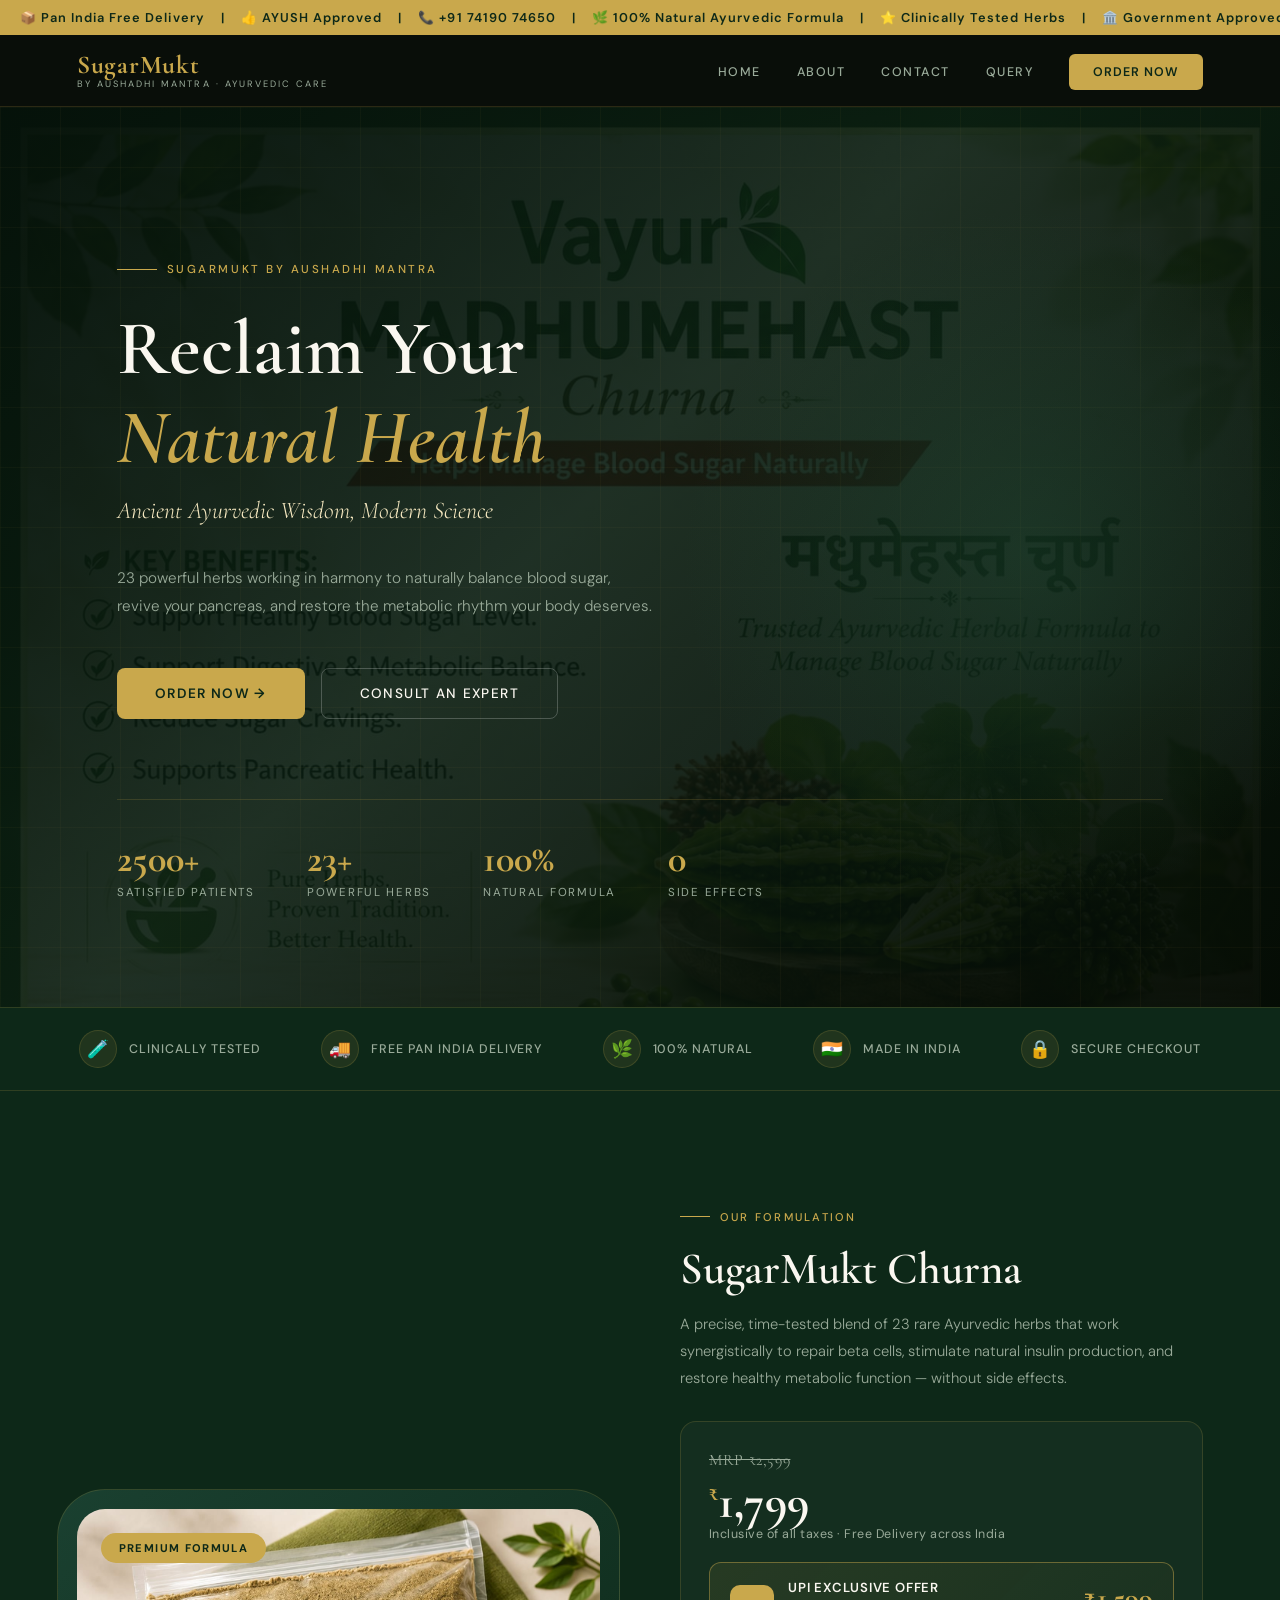
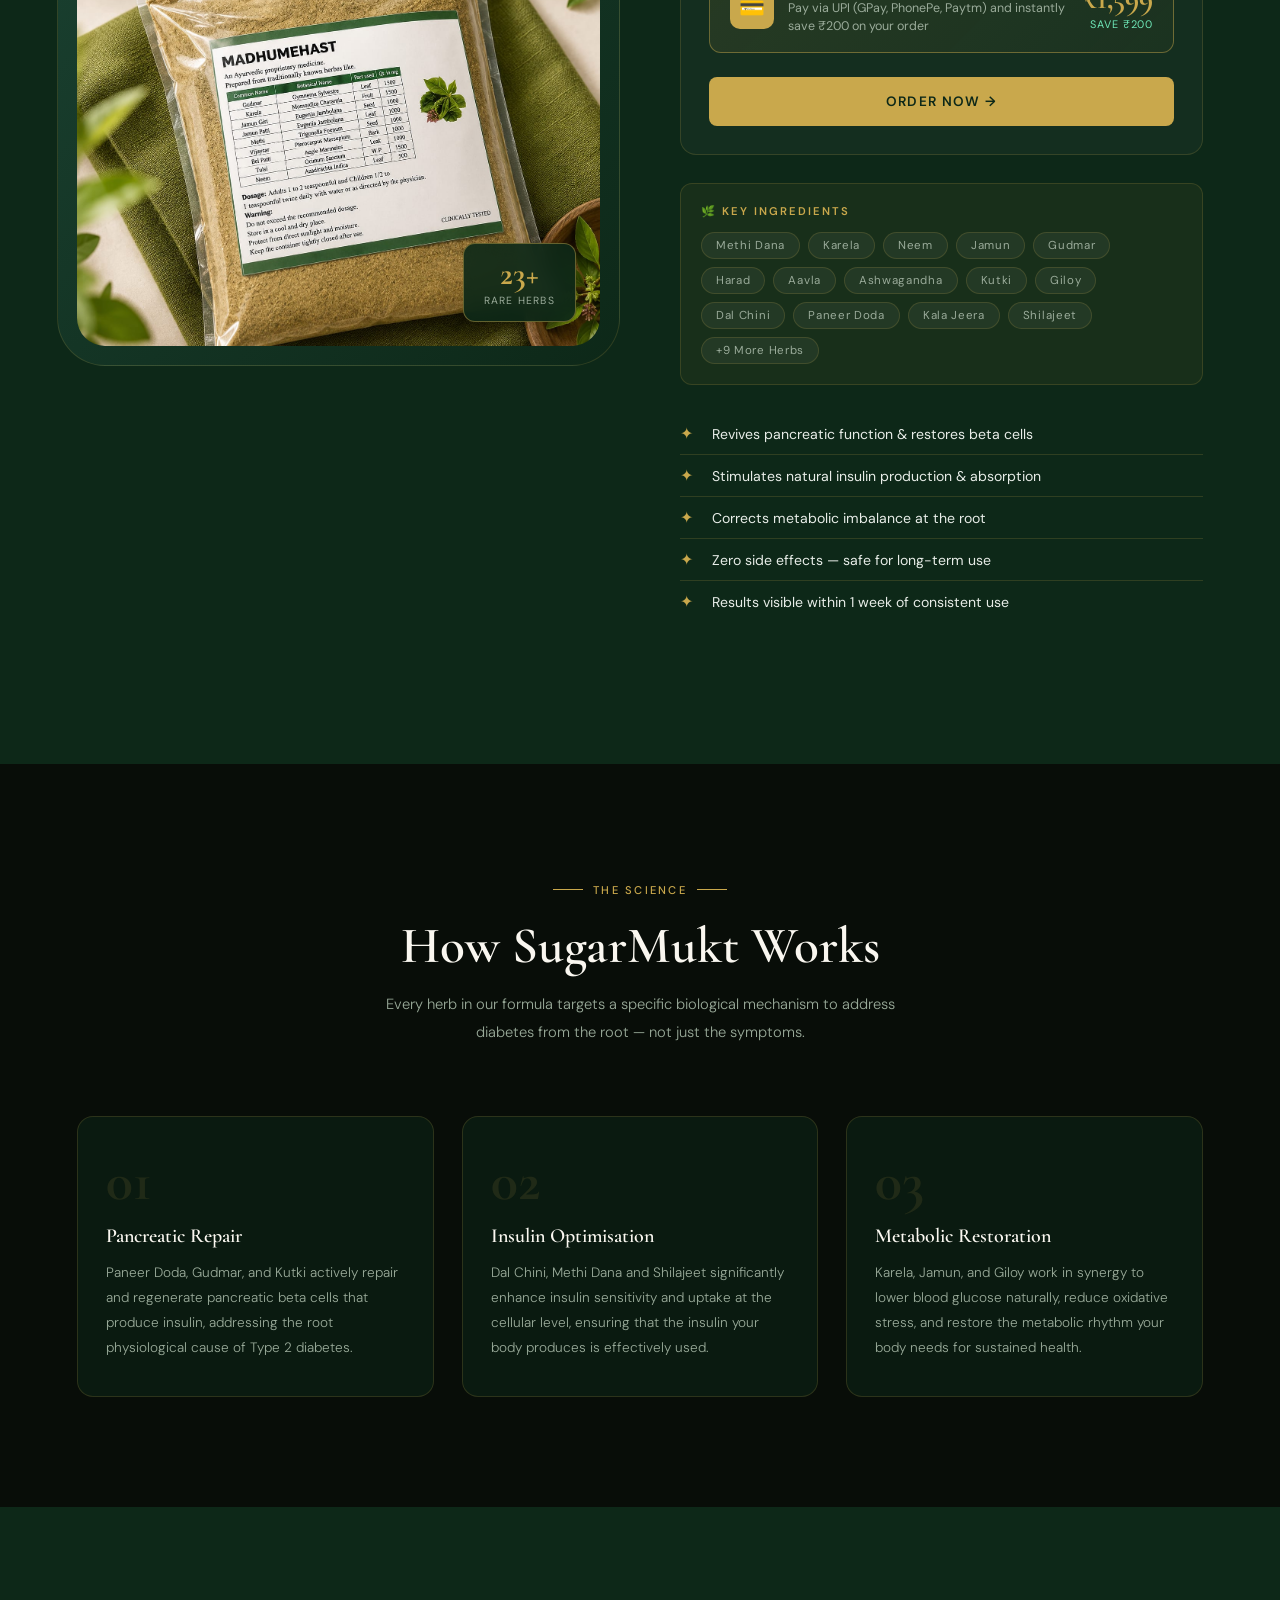
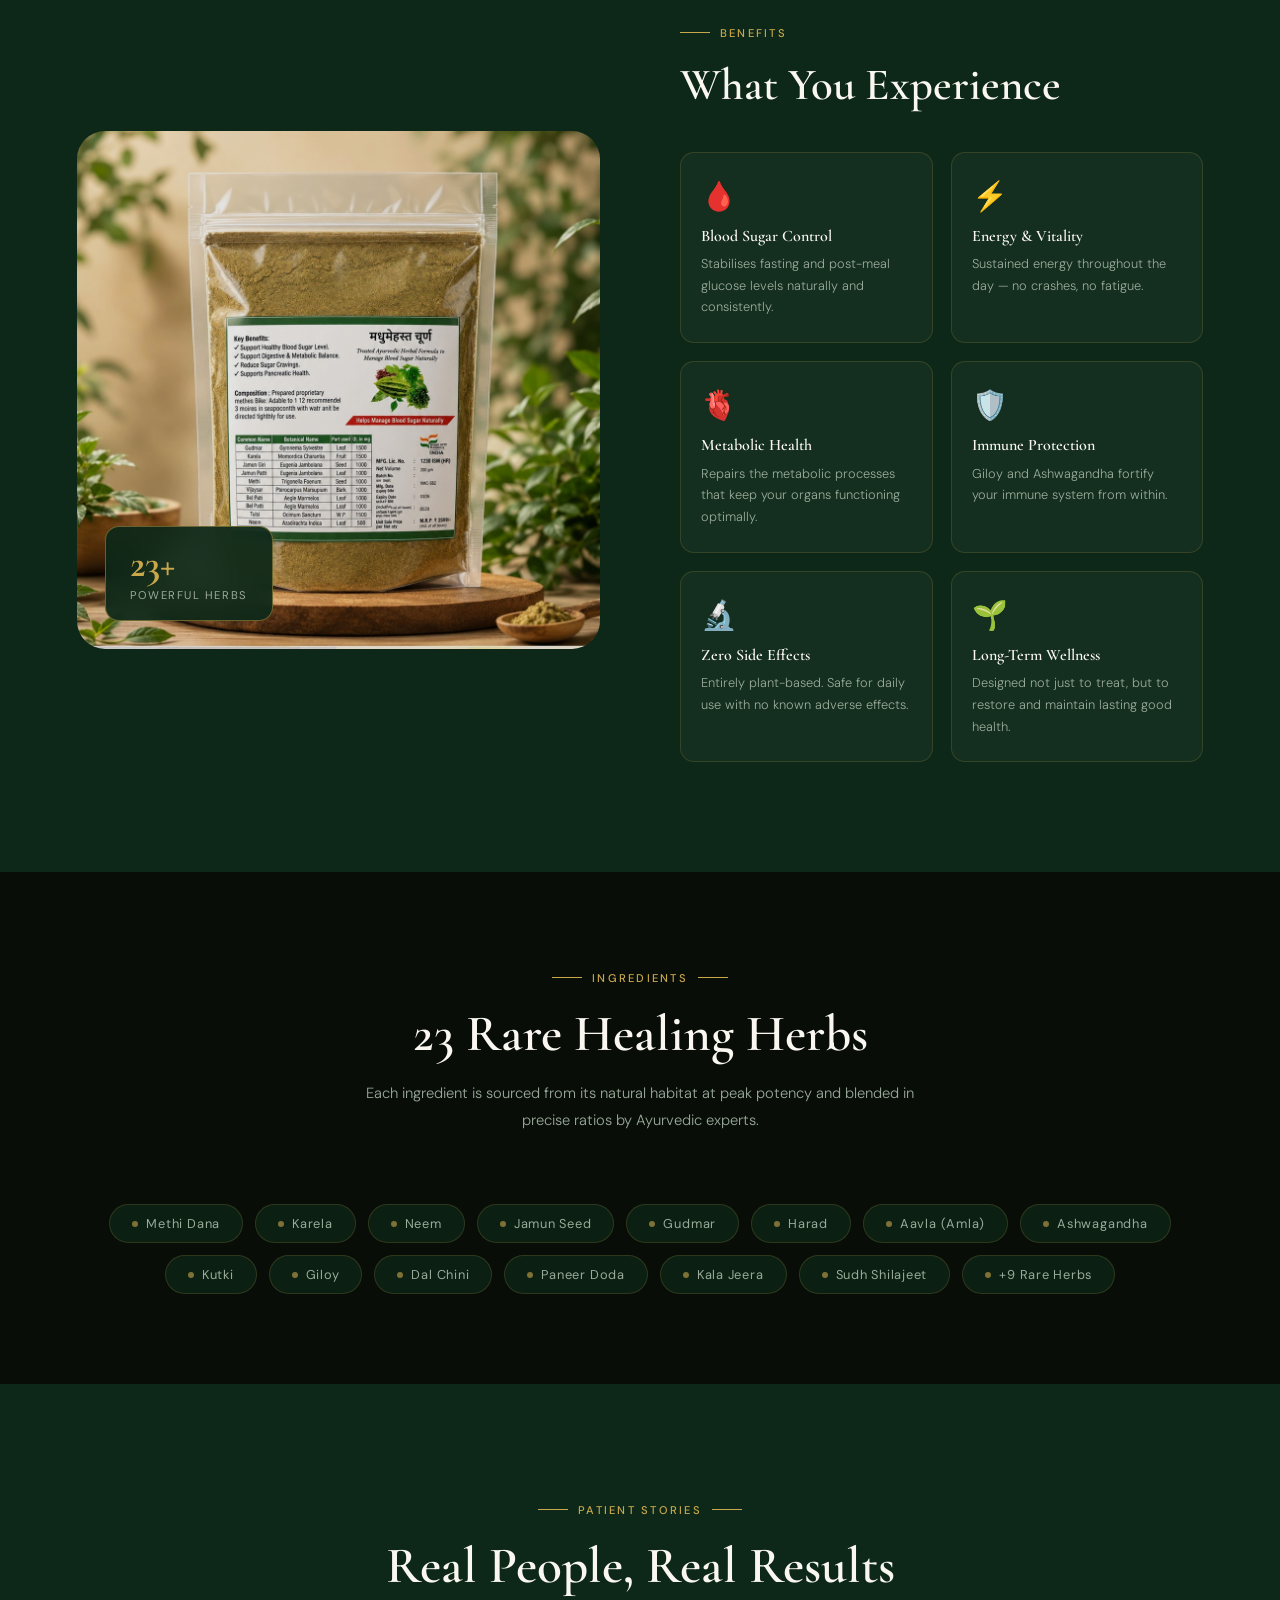
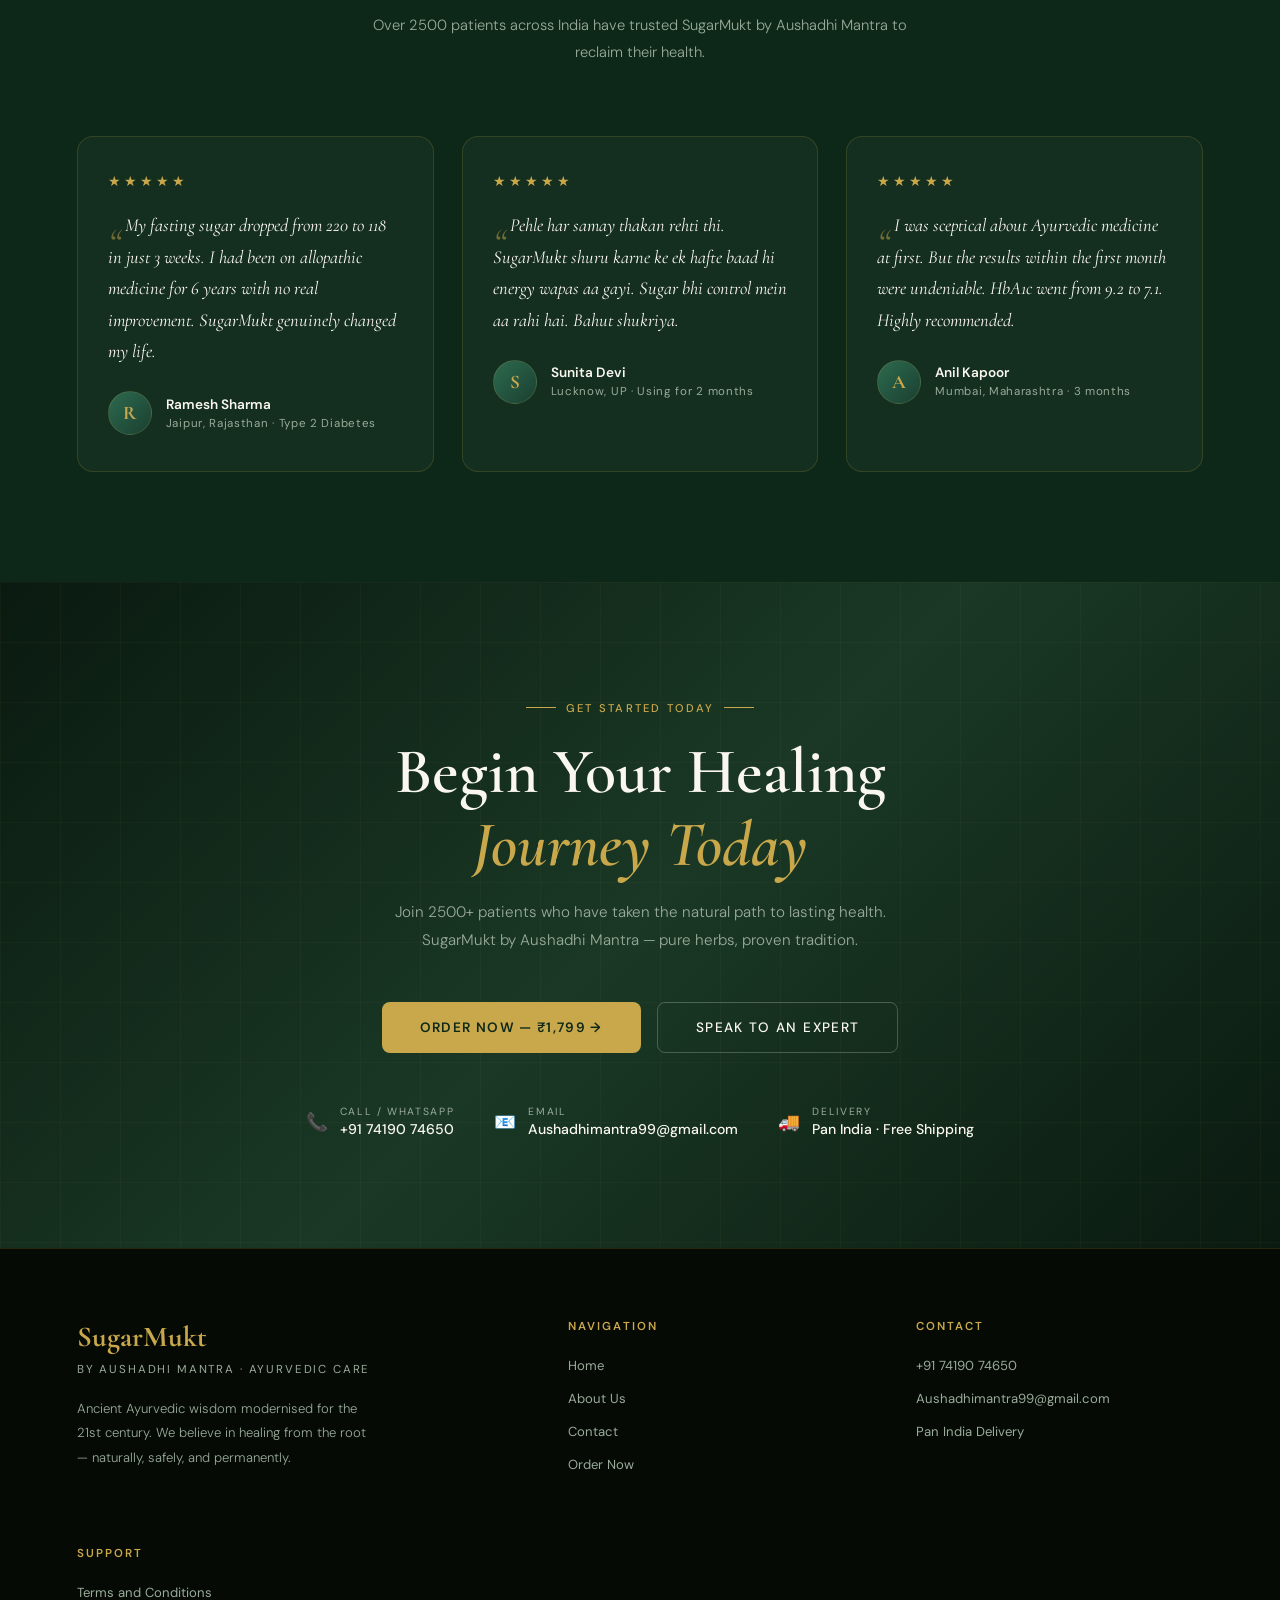
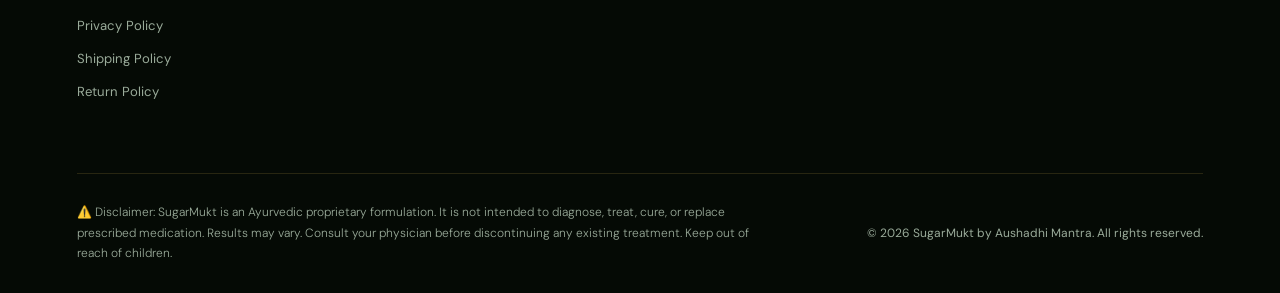
<file: index.html>
<!DOCTYPE html>
<html lang="en">
<head>
  <meta name="google-site-verification" content="Vi1F2y2NFNuZe5LmxE2gNUQ6uCSn_s35oPEKq0WIp4I" />
  <meta charset="UTF-8" />
  <meta name="viewport" content="width=device-width, initial-scale=1.0" />
  <title>SugarMukt by Aushadhi Mantra | Premium Ayurvedic Diabetes Care</title>
  <link href="https://fonts.googleapis.com/css2?family=Cormorant+Garamond:ital,wght@0,400;0,500;0,600;0,700;1,400;1,600&family=DM+Sans:wght@300;400;500;600&display=swap" rel="stylesheet" />
  <style>
    /* ====== RESET ====== */
    *, *::before, *::after { margin:0; padding:0; box-sizing:border-box; }
    html { scroll-behavior:smooth; font-size:16px; }
    body { font-family:'DM Sans',sans-serif; background:#0a0f0a; color:#e8ede8; overflow-x:hidden; -webkit-font-smoothing:antialiased; }

    :root {
      --gold:#c9a84c; --gold-light:#e8c97a; --gold-pale:#f5e8c0;
      --green-deep:#0d2818; --green-mid:#1a4030; --green-accent:#2d6a4f; --green-bright:#40916c;
      --cream:#faf7f0; --cream-dark:#ede8dc;
      --text-light:#e8ede8; --text-muted:#9aab9a; --text-dark:#1a1f1a;
      --border:rgba(201,168,76,0.18); --border-bright:rgba(201,168,76,0.45);
      --glass:rgba(13,40,24,0.72);
      --radius:16px; --radius-lg:28px;
      --shadow-gold:0 8px 48px rgba(201,168,76,0.12);
      --shadow-deep:0 24px 80px rgba(0,0,0,0.6);
    }

    h1,h2,h3,h4 { font-family:'Cormorant Garamond',serif; font-weight:600; line-height:1.15; }
    p { line-height:1.75; font-weight:300; }

    /* ====== ANNOUNCEMENT BAR ====== */
    .ann-bar {
      background:var(--gold); color:var(--green-deep);
      text-align:center; padding:9px 20px;
      font-size:0.8rem; font-weight:600; letter-spacing:0.08em;
      overflow:hidden; position:relative; z-index:1000;
    }
    .ann-bar span { animation:marquee 35s linear infinite; display:inline-block; white-space:nowrap; }
    @keyframes marquee { 0%{transform:translateX(60vw)} 100%{transform:translateX(-100%)} }

    /* ====== NAVBAR ====== */
    .navbar {
      position:sticky; top:0; z-index:999;
      background:rgba(10,15,10,0.94); backdrop-filter:blur(24px); -webkit-backdrop-filter:blur(24px);
      border-bottom:1px solid var(--border);
      padding:0 6%; display:flex; align-items:center; justify-content:space-between;
      height:72px; transition:height 0.3s ease, background 0.3s ease;
    }
    .navbar.scrolled { height:60px; background:rgba(10,15,10,0.99); }
    .nav-brand { text-decoration:none; display:flex; flex-direction:column; line-height:1; }
    .nav-brand .brand-main { font-family:'Cormorant Garamond',serif; font-size:1.6rem; font-weight:700; color:var(--gold); letter-spacing:0.03em; }
    .nav-brand .brand-sub { font-size:0.58rem; letter-spacing:0.22em; text-transform:uppercase; color:var(--text-muted); margin-top:3px; }
    .nav-links { display:flex; align-items:center; gap:36px; list-style:none; }
    .nav-links a {
      text-decoration:none; font-size:0.78rem; font-weight:500;
      letter-spacing:0.12em; text-transform:uppercase; color:var(--text-muted);
      transition:color 0.25s; position:relative; padding-bottom:4px;
    }
    .nav-links a::after { content:''; position:absolute; bottom:0; left:0; width:0; height:1px; background:var(--gold); transition:width 0.3s ease; }
    .nav-links a:hover { color:var(--gold); }
    .nav-links a:hover::after { width:100%; }
    .nav-cta {
      background:var(--gold) !important; color:var(--green-deep) !important;
      padding:10px 24px !important; border-radius:6px !important; font-weight:600 !important;
      letter-spacing:0.08em !important;
    }
    .nav-cta::after { display:none !important; }
    .nav-cta:hover { background:var(--gold-light) !important; color:var(--green-deep) !important; }

    .burger { display:none; flex-direction:column; gap:5px; cursor:pointer; padding:6px; background:none; border:none; }
    .burger span { display:block; width:26px; height:1.5px; background:var(--gold); transition:all 0.3s ease; border-radius:2px; }
    .burger.active span:nth-child(1) { transform:translateY(6.5px) rotate(45deg); }
    .burger.active span:nth-child(2) { opacity:0; }
    .burger.active span:nth-child(3) { transform:translateY(-6.5px) rotate(-45deg); }

    .mobile-nav {
      display:none; position:fixed; inset:0;
      background:rgba(5,10,5,0.98); backdrop-filter:blur(20px);
      z-index:9998; flex-direction:column; align-items:center; justify-content:center; gap:40px;
      opacity:0; pointer-events:none; transition:opacity 0.35s ease;
    }
    .mobile-nav.open { opacity:1; pointer-events:all; display:flex; }
    .mobile-nav a { font-family:'Cormorant Garamond',serif; font-size:2.6rem; color:var(--cream); text-decoration:none; font-weight:500; transition:color 0.25s; }
    .mobile-nav a:hover { color:var(--gold); }
    .mobile-nav .close-btn { position:absolute; top:24px; right:28px; font-size:2rem; color:var(--gold); cursor:pointer; background:none; border:none; }

    /* ====== HERO ====== */
    .hero { min-height:100vh; position:relative; display:flex; align-items:center; overflow:hidden; }
    .hero-bg {
      position:absolute; inset:0;
      background-image:url('images/a3.jpeg');
      background-size:cover; background-position:center top;
      filter:brightness(0.26) saturate(1.1);
      transform:scale(1.04); transition:transform 8s ease;
    }
    .hero-bg.loaded { transform:scale(1); }
    .hero-overlay {
      position:absolute; inset:0;
      background:linear-gradient(135deg, rgba(5,18,10,0.95) 0%, rgba(13,40,24,0.65) 45%, rgba(5,12,5,0.9) 100%);
    }
    .hero-grid {
      position:absolute; inset:0;
      background-image:linear-gradient(rgba(201,168,76,0.04) 1px,transparent 1px),linear-gradient(90deg,rgba(201,168,76,0.04) 1px,transparent 1px);
      background-size:60px 60px; pointer-events:none;
    }
    .hero-glow {
      position:absolute; width:700px; height:700px; right:-100px; top:50%; transform:translateY(-50%);
      background:radial-gradient(circle, rgba(40,100,70,0.28) 0%, transparent 70%); pointer-events:none;
    }
    .hero-content { position:relative; z-index:2; max-width:1200px; margin:0 auto; padding:130px 6% 90px; width:100%; }
    .hero-eyebrow { display:inline-flex; align-items:center; gap:10px; margin-bottom:28px; opacity:0; animation:fadeUp 0.8s ease 0.2s forwards; }
    .hero-eyebrow .line { width:40px; height:1px; background:var(--gold); }
    .hero-eyebrow span { color:var(--gold); font-size:0.72rem; letter-spacing:0.22em; text-transform:uppercase; font-weight:500; }
    .hero h1 { font-size:clamp(2.8rem,6vw,5.5rem); color:var(--cream); margin-bottom:8px; opacity:0; animation:fadeUp 0.8s ease 0.4s forwards; }
    .hero h1 em { color:var(--gold); font-style:italic; }
    .hero-sub { font-size:clamp(1.1rem,2vw,1.5rem); color:var(--gold-pale); font-family:'Cormorant Garamond',serif; font-style:italic; margin-bottom:32px; opacity:0; animation:fadeUp 0.8s ease 0.55s forwards; }
    .hero-desc { max-width:540px; font-size:0.95rem; color:var(--text-muted); margin-bottom:48px; opacity:0; animation:fadeUp 0.8s ease 0.7s forwards; line-height:1.85; }
    .hero-actions { display:flex; gap:16px; flex-wrap:wrap; opacity:0; animation:fadeUp 0.8s ease 0.85s forwards; }

    .btn-primary {
      display:inline-flex; align-items:center; gap:10px;
      background:var(--gold); color:var(--green-deep);
      padding:16px 38px; border-radius:8px; font-weight:600;
      font-size:0.85rem; letter-spacing:0.1em; text-transform:uppercase;
      text-decoration:none; transition:all 0.3s ease; border:none; cursor:pointer;
    }
    .btn-primary:hover { background:var(--gold-light); transform:translateY(-2px); box-shadow:0 12px 40px rgba(201,168,76,0.4); color:var(--green-deep); }
    .btn-outline {
      display:inline-flex; align-items:center; gap:10px;
      background:transparent; color:var(--cream);
      padding:16px 38px; border-radius:8px; font-weight:500;
      font-size:0.85rem; letter-spacing:0.1em; text-transform:uppercase;
      text-decoration:none; border:1px solid rgba(255,255,255,0.22); transition:all 0.3s ease; cursor:pointer;
    }
    .btn-outline:hover { border-color:var(--gold); color:var(--gold); transform:translateY(-2px); }

    .hero-stats { display:flex; gap:52px; margin-top:80px; padding-top:40px; border-top:1px solid var(--border); opacity:0; animation:fadeUp 0.8s ease 1s forwards; flex-wrap:wrap; }
    .hero-stat .num { font-family:'Cormorant Garamond',serif; font-size:2.4rem; font-weight:700; color:var(--gold); line-height:1; margin-bottom:6px; }
    .hero-stat .label { font-size:0.72rem; letter-spacing:0.15em; text-transform:uppercase; color:var(--text-muted); }

    /* ====== TRUST BAR ====== */
    .trust-bar {
      background:var(--green-deep); border-top:1px solid var(--border); border-bottom:1px solid var(--border);
      padding:22px 6%; display:flex; justify-content:center; gap:60px; flex-wrap:wrap;
    }
    .trust-item { display:flex; align-items:center; gap:12px; }
    .trust-item .icon {
      width:38px; height:38px; background:rgba(201,168,76,0.1);
      border:1px solid var(--border); border-radius:50%;
      display:flex; align-items:center; justify-content:center; font-size:1.1rem;
    }
    .trust-item .text { font-size:0.78rem; letter-spacing:0.08em; text-transform:uppercase; color:var(--text-muted); font-weight:500; }

    /* ====== PRODUCT SECTION ====== */
    .product-section { background:var(--green-deep); padding:110px 6%; }
    .product-section .container { max-width:1200px; margin:0 auto; display:grid; grid-template-columns:1fr 1fr; gap:80px; align-items:center; }
    .product-img-wrap { position:relative; }
    .product-img-wrap img { width:100%; border-radius:var(--radius-lg); display:block; }
    .product-img-bg {
      position:absolute; inset:-20px; z-index:-1;
      background:linear-gradient(135deg,var(--green-mid),var(--green-deep));
      border-radius:calc(var(--radius-lg) + 20px);
      border:1px solid var(--border);
    }
    .product-badge {
      position:absolute; top:24px; left:24px;
      background:var(--gold); color:var(--green-deep);
      padding:8px 18px; border-radius:100px;
      font-size:0.7rem; font-weight:700; letter-spacing:0.12em; text-transform:uppercase;
    }
    .product-ribbon {
      position:absolute; bottom:24px; right:24px;
      background:rgba(13,40,24,0.9); border:1px solid var(--border-bright);
      backdrop-filter:blur(10px); border-radius:12px;
      padding:14px 20px; text-align:center;
    }
    .product-ribbon .r-num { font-family:'Cormorant Garamond',serif; font-size:2rem; font-weight:700; color:var(--gold); line-height:1; }
    .product-ribbon .r-label { font-size:0.65rem; letter-spacing:0.12em; text-transform:uppercase; color:var(--text-muted); margin-top:4px; }

    .product-info {}
    .section-eyebrow { display:inline-flex; align-items:center; gap:10px; margin-bottom:20px; }
    .section-eyebrow .line { width:30px; height:1px; background:var(--gold); }
    .section-eyebrow span { color:var(--gold); font-size:0.7rem; letter-spacing:0.2em; text-transform:uppercase; font-weight:500; }
    .product-info h2 { font-size:clamp(2rem,3.5vw,3.2rem); color:var(--cream); margin-bottom:16px; }
    .product-info p { font-size:0.92rem; color:var(--text-muted); margin-bottom:28px; line-height:1.85; }

    /* ====== PRICE CARD ====== */
    .price-card {
      background:rgba(255,255,255,0.03); border:1px solid var(--border);
      border-radius:var(--radius); padding:28px; margin-bottom:28px;
    }
    .price-main-row {
      display:flex; align-items:flex-end; gap:14px; margin-bottom:8px;
    }
    .price-mrp {
      font-size:1rem; color:var(--text-muted); text-decoration:line-through;
      font-family:'Cormorant Garamond',serif; letter-spacing:0.04em;
    }
    .price-current {
      font-family:'Cormorant Garamond',serif; font-size:3rem; font-weight:700;
      color:var(--cream); line-height:1;
    }
    .price-current sup { font-size:1.4rem; vertical-align:super; color:var(--gold); }
    .price-note {
      font-size:0.78rem; color:var(--text-muted); margin-bottom:20px;
      letter-spacing:0.04em;
    }

    /* ====== UPI OFFER STRIP ====== */
    .upi-offer {
      display:flex; align-items:center; gap:14px;
      background:linear-gradient(135deg, rgba(201,168,76,0.10) 0%, rgba(201,168,76,0.04) 100%);
      border:1px solid var(--border-bright);
      border-radius:12px; padding:16px 20px; margin-bottom:24px;
    }
    .upi-offer .upi-icon {
      width:44px; height:44px; min-width:44px;
      background:var(--gold); border-radius:10px;
      display:flex; align-items:center; justify-content:center;
      font-size:1.3rem;
    }
    .upi-offer .upi-text { flex:1; }
    .upi-offer .upi-text .upi-title {
      font-size:0.82rem; font-weight:600; color:var(--cream);
      letter-spacing:0.06em; text-transform:uppercase; margin-bottom:3px;
    }
    .upi-offer .upi-text .upi-detail {
      font-size:0.78rem; color:var(--text-muted); line-height:1.5;
    }
    .upi-offer .upi-price {
      text-align:right;
    }
    .upi-offer .upi-price .upi-final {
      font-family:'Cormorant Garamond',serif; font-size:1.9rem; font-weight:700;
      color:var(--gold); line-height:1;
    }
    .upi-offer .upi-price .upi-save {
      font-size:0.68rem; color:#6ee7b7; letter-spacing:0.08em; text-transform:uppercase; margin-top:3px;
    }

    .ingredients-box {
      background:rgba(201,168,76,0.06); border:1px solid var(--border);
      border-radius:12px; padding:20px; margin-bottom:28px;
    }
    .ingredients-box .ing-label { font-size:0.7rem; letter-spacing:0.18em; text-transform:uppercase; color:var(--gold); margin-bottom:14px; font-weight:600; }
    .ing-chips { display:flex; flex-wrap:wrap; gap:8px; }
    .ing-chip {
      background:rgba(255,255,255,0.05); border:1px solid var(--border);
      border-radius:100px; padding:5px 14px;
      font-size:0.72rem; color:var(--text-muted); letter-spacing:0.06em;
    }

    .feature-list { list-style:none; margin-bottom:32px; }
    .feature-list li { display:flex; align-items:center; gap:12px; padding:10px 0; border-bottom:1px solid var(--border); font-size:0.88rem; color:var(--text-light); }
    .feature-list li:last-child { border-bottom:none; }
    .feature-list .check { color:var(--gold); font-size:1rem; min-width:20px; }

    /* ====== SCIENCE CARDS ====== */
    .science-section { padding:110px 6%; background:#080d08; }
    .science-section .container { max-width:1200px; margin:0 auto; }
    .sec-header { text-align:center; margin-bottom:70px; }
    .sec-header h2 { font-size:clamp(2.2rem,4vw,3.6rem); color:var(--cream); margin-bottom:16px; }
    .sec-header p { font-size:0.92rem; color:var(--text-muted); max-width:560px; margin:0 auto; line-height:1.85; }
    .science-grid { display:grid; grid-template-columns:repeat(3,1fr); gap:28px; }
    .science-card {
      background:rgba(13,40,24,0.5); border:1px solid var(--border);
      border-radius:var(--radius); padding:36px 28px;
      transition:all 0.35s ease; position:relative; overflow:hidden;
    }
    .science-card::before {
      content:''; position:absolute; top:0; left:0; right:0; height:2px;
      background:linear-gradient(90deg, transparent, var(--gold), transparent);
      opacity:0; transition:opacity 0.35s;
    }
    .science-card:hover { background:rgba(13,40,24,0.9); border-color:var(--border-bright); transform:translateY(-6px); box-shadow:var(--shadow-gold); }
    .science-card:hover::before { opacity:1; }
    .science-card .s-num { font-family:'Cormorant Garamond',serif; font-size:3.5rem; font-weight:700; color:rgba(201,168,76,0.12); line-height:1; margin-bottom:16px; }
    .science-card h3 { font-size:1.25rem; color:var(--cream); margin-bottom:12px; }
    .science-card p { font-size:0.85rem; color:var(--text-muted); line-height:1.85; }

    /* ====== BENEFITS SECTION ====== */
    .benefits-section { padding:110px 6%; background:var(--green-deep); }
    .benefits-section .container { max-width:1200px; margin:0 auto; display:grid; grid-template-columns:1fr 1fr; gap:80px; align-items:center; }
    .benefits-img-wrap { position:relative; }
    .benefits-img-wrap img { width:100%; border-radius:var(--radius-lg); display:block; filter:brightness(0.9) saturate(1.1); }
    .benefits-float {
      position:absolute; bottom:28px; left:28px;
      background:rgba(13,40,24,0.92); backdrop-filter:blur(12px);
      border:1px solid var(--border-bright); border-radius:14px;
      padding:18px 24px;
    }
    .benefits-float .f-num { font-family:'Cormorant Garamond',serif; font-size:2.4rem; font-weight:700; color:var(--gold); line-height:1; }
    .benefits-float .f-label { font-size:0.7rem; letter-spacing:0.14em; text-transform:uppercase; color:var(--text-muted); margin-top:4px; }
    .benefits-cards { display:grid; grid-template-columns:1fr 1fr; gap:18px; }
    .benefit-card {
      background:rgba(255,255,255,0.03); border:1px solid var(--border);
      border-radius:14px; padding:24px 20px;
      transition:all 0.3s ease; cursor:default;
    }
    .benefit-card:hover { background:rgba(13,40,24,0.9); border-color:var(--border-bright); transform:translateY(-4px); box-shadow:var(--shadow-gold); }
    .benefit-card .b-icon { font-size:1.8rem; margin-bottom:12px; }
    .benefit-card h4 { font-size:1rem; color:var(--cream); margin-bottom:8px; }
    .benefit-card p { font-size:0.8rem; color:var(--text-muted); line-height:1.7; }

    /* ====== HERBS GRID ====== */
    .herbs-section { padding:90px 6%; background:#080d08; }
    .herbs-section .container { max-width:1100px; margin:0 auto; }
    .herbs-grid { display:flex; flex-wrap:wrap; gap:12px; justify-content:center; margin-top:50px; }
    .herb-pill {
      background:rgba(13,40,24,0.7); border:1px solid var(--border);
      border-radius:100px; padding:10px 22px;
      font-size:0.8rem; color:var(--text-muted); letter-spacing:0.06em;
      transition:all 0.3s ease; display:flex; align-items:center; gap:8px;
    }
    .herb-pill:hover { background:rgba(201,168,76,0.1); border-color:var(--gold); color:var(--cream); }
    .herb-pill .dot { width:6px; height:6px; background:var(--gold); border-radius:50%; opacity:0.6; }

    /* ====== TESTIMONIALS ====== */
    .testimonials-section { padding:110px 6%; background:var(--green-deep); }
    .testimonials-section .container { max-width:1200px; margin:0 auto; }
    .testimonials-grid { display:grid; grid-template-columns:repeat(3,1fr); gap:28px; margin-top:60px; }
    .testimonial-card {
      background:rgba(255,255,255,0.03); border:1px solid var(--border);
      border-radius:var(--radius); padding:36px 30px;
      transition:all 0.3s ease;
    }
    .testimonial-card:hover { border-color:var(--border-bright); transform:translateY(-4px); box-shadow:var(--shadow-gold); }
    .stars { color:var(--gold); font-size:0.85rem; letter-spacing:3px; margin-bottom:20px; }
    .testimonial-card blockquote {
      font-family:'Cormorant Garamond',serif; font-size:1.15rem; font-style:italic;
      color:var(--cream); line-height:1.7; margin-bottom:24px;
    }
    .testimonial-card blockquote::before { content:'\201C'; font-size:2.5rem; color:var(--gold); opacity:0.5; line-height:0; vertical-align:-0.6em; margin-right:4px; }
    .t-author { display:flex; align-items:center; gap:14px; }
    .t-avatar {
      width:44px; height:44px; border-radius:50%;
      background:linear-gradient(135deg,var(--green-accent),var(--green-mid));
      display:flex; align-items:center; justify-content:center;
      font-family:'Cormorant Garamond',serif; font-size:1.2rem; font-weight:700; color:var(--gold);
      border:1px solid var(--border);
    }
    .t-name { font-size:0.85rem; font-weight:600; color:var(--cream); margin-bottom:3px; }
    .t-meta { font-size:0.72rem; color:var(--text-muted); letter-spacing:0.06em; }

    /* ====== CTA SECTION ====== */
    .cta-section {
      padding:110px 6%;
      background:linear-gradient(135deg, #0a1a10 0%, #1a3825 50%, #0a1a10 100%);
      position:relative; overflow:hidden;
    }
    .cta-section::before {
      content:''; position:absolute; inset:0;
      background-image:linear-gradient(rgba(201,168,76,0.04) 1px,transparent 1px),linear-gradient(90deg,rgba(201,168,76,0.04) 1px,transparent 1px);
      background-size:60px 60px; pointer-events:none;
    }
    .cta-section .container { max-width:900px; margin:0 auto; text-align:center; position:relative; z-index:2; }
    .cta-section h2 { font-size:clamp(2.4rem,5vw,4rem); color:var(--cream); margin-bottom:16px; }
    .cta-section p { font-size:0.95rem; color:var(--text-muted); max-width:560px; margin:0 auto 48px; line-height:1.85; }
    .cta-actions { display:flex; gap:16px; justify-content:center; flex-wrap:wrap; margin-bottom:52px; }
    .cta-contacts { display:flex; gap:40px; justify-content:center; flex-wrap:wrap; }
    .cta-contact-item { display:flex; align-items:center; gap:12px; }
    .cta-contact-item .ci-icon { color:var(--gold); font-size:1.1rem; }
    .cta-contact-item .ci-info { text-align:left; }
    .cta-contact-item .ci-label { font-size:0.65rem; letter-spacing:0.16em; text-transform:uppercase; color:var(--text-muted); margin-bottom:2px; }
    .cta-contact-item .ci-value { font-size:0.88rem; color:var(--cream); font-weight:500; }
    .cta-contact-item a { color:var(--cream); text-decoration:none; }
    .cta-contact-item a:hover { color:var(--gold); }

    /* ====== FOOTER ====== */
    .footer { background:#050a05; border-top:1px solid var(--border); padding:70px 6% 30px; }
    .footer-grid { max-width:1200px; margin:0 auto; display:grid; grid-template-columns:1.5fr 1fr 1fr; gap:60px; margin-bottom:60px; }
    .footer-brand .brand-main { font-family:'Cormorant Garamond',serif; font-size:1.8rem; font-weight:700; color:var(--gold); margin-bottom:8px; }
    .footer-brand .brand-tagline { font-size:0.72rem; letter-spacing:0.16em; text-transform:uppercase; color:var(--text-muted); margin-bottom:20px; }
    .footer-brand p { font-size:0.82rem; color:var(--text-muted); line-height:1.85; max-width:300px; }
    .footer-col h5 { font-family:'DM Sans',sans-serif; font-size:0.72rem; font-weight:600; letter-spacing:0.18em; text-transform:uppercase; color:var(--gold); margin-bottom:20px; }
    .footer-col ul { list-style:none; }
    .footer-col ul li { margin-bottom:12px; }
    .footer-col ul li a { font-size:0.82rem; color:var(--text-muted); text-decoration:none; transition:color 0.25s; }
    .footer-col ul li a:hover { color:var(--cream); }
    .footer-bottom { max-width:1200px; margin:0 auto; padding-top:28px; border-top:1px solid var(--border); display:flex; justify-content:space-between; align-items:center; flex-wrap:wrap; gap:16px; }
    .footer-bottom p { font-size:0.75rem; color:var(--text-muted); line-height:1.7; max-width:700px; }
    .footer-bottom .copy { font-size:0.75rem; color:var(--text-muted); }

    /* ====== WHATSAPP BUTTON (minimal) ====== */
    .whatsapp-btn {
      position:fixed; bottom:24px; right:24px; z-index:997;
      width:50px; height:50px; border-radius:50%;
      background:#25d366; display:flex; align-items:center; justify-content:center;
      box-shadow:0 4px 18px rgba(37,211,102,0.35); text-decoration:none;
      transition:all 0.3s ease;
    }
    .whatsapp-btn:hover { background:#1ebe5a; transform:scale(1.08); box-shadow:0 6px 24px rgba(37,211,102,0.5); }
    .whatsapp-btn svg { width:26px; height:26px; fill:#fff; }

    /* ====== MOBILE ORDER BAR ====== */
    .mobile-bar {
      display:none; position:fixed; bottom:0; left:0; right:0; z-index:996;
      background:rgba(5,10,5,0.97); backdrop-filter:blur(20px);
      border-top:1px solid var(--border); padding:12px 20px;
    }
    .mobile-bar a {
      display:block; width:100%; background:var(--gold); color:var(--green-deep);
      padding:14px; border-radius:8px; text-align:center;
      font-weight:600; font-size:0.85rem; letter-spacing:0.12em; text-transform:uppercase;
      text-decoration:none; transition:all 0.3s;
    }
    .mobile-bar a:hover { background:var(--gold-light); }

    /* ====== SCROLL TOP ====== */
    .scroll-top {
      position:fixed; bottom:90px; right:24px; z-index:997;
      width:42px; height:42px; border-radius:50%;
      background:rgba(13,40,24,0.9); border:1px solid var(--border);
      display:flex; align-items:center; justify-content:center;
      cursor:pointer; opacity:0; pointer-events:none;
      transition:all 0.3s ease; color:var(--gold); font-size:1.1rem; text-decoration:none;
    }
    .scroll-top.visible { opacity:1; pointer-events:all; }
    .scroll-top:hover { background:var(--green-mid); border-color:var(--gold); }

    /* ====== ANIMATIONS ====== */
    @keyframes fadeUp { from{opacity:0;transform:translateY(28px)} to{opacity:1;transform:translateY(0)} }
    .reveal { opacity:0; transform:translateY(32px); transition:opacity 0.7s ease, transform 0.7s ease; }
    .reveal.visible { opacity:1; transform:translateY(0); }

    /* ====== RESPONSIVE ====== */
    @media (max-width:992px) {
      .product-section .container, .benefits-section .container { grid-template-columns:1fr; gap:50px; }
      .science-grid { grid-template-columns:1fr 1fr; }
      .testimonials-grid { grid-template-columns:1fr 1fr; }
      .footer-grid { grid-template-columns:1fr 1fr; }
    }
    @media (max-width:768px) {
      .nav-links { display:none; }
      .burger { display:flex; }
      .hero-stats { gap:30px; }
      .trust-bar { gap:24px; }
      .science-grid { grid-template-columns:1fr; }
      .testimonials-grid { grid-template-columns:1fr; }
      .benefits-cards { grid-template-columns:1fr; }
      .footer-grid { grid-template-columns:1fr; gap:36px; }
      .mobile-bar { display:block; }
      .whatsapp-btn { bottom:80px; right:16px; }
      .scroll-top { bottom:144px; right:16px; }
      .cta-contacts { flex-direction:column; gap:20px; align-items:center; }
    }
    @media (max-width:480px) {
      .upi-offer { flex-wrap:wrap; }
      .upi-offer .upi-price { width:100%; text-align:left; margin-top:8px; }
    } 
  </style>
   <!-- Google tag (gtag.js) -->
<script async src="https://www.googletagmanager.com/gtag/js?id=AW-18364282405"></script>
<script>
  window.dataLayer = window.dataLayer || [];
  function gtag(){dataLayer.push(arguments);}
  gtag('js', new Date());

  gtag('config', 'AW-18364282405');
</script>
  
</head>
<body>

  <!-- Announcement Bar -->
  <div class="ann-bar">
    <span>📦 Pan India Free Delivery &nbsp;&nbsp;&nbsp;|&nbsp;&nbsp;&nbsp; 👍 AYUSH Approved &nbsp;&nbsp;&nbsp;|&nbsp;&nbsp;&nbsp; 📞 +91 74190 74650 &nbsp;&nbsp;&nbsp;|&nbsp;&nbsp;&nbsp; 🌿 100% Natural Ayurvedic Formula &nbsp;&nbsp;&nbsp;|&nbsp;&nbsp;&nbsp; ⭐ Clinically Tested Herbs  &nbsp;&nbsp;&nbsp;|&nbsp;&nbsp;&nbsp; 🏛️ Government Approved  &nbsp;&nbsp;&nbsp;|&nbsp;&nbsp;&nbsp;  ✅ 2500+ Satisfied Patients  </span>
  </div>

  <!-- Navbar -->
  <nav class="navbar" id="navbar">
    <a href="index.html" class="nav-brand">
      <span class="brand-main">SugarMukt</span>
      <span class="brand-sub">by Aushadhi Mantra · Ayurvedic Care</span>
    </a>
    <ul class="nav-links">
      <li><a href="index.html">Home</a></li>
      <li><a href="about.html">About</a></li>
      <li><a href="contact.html">Contact</a></li>
      <li><a href="https://wa.me/917419074650?text=Hello%2C%20I%20visited%20your%20website%20and%20have%20a%20query%20about%20SugarMukt" target="_blank">Query</a></li>
      <li><a href="order.html" class="nav-cta">Order Now</a></li>
    </ul>
    <button class="burger" id="burger" aria-label="Menu">
      <span></span><span></span><span></span>
    </button>
  </nav>

  <!-- Mobile Nav -->
  <div class="mobile-nav" id="mobileNav">
    <button class="close-btn" id="closeNav">✕</button>
    <a href="index.html" onclick="closeMobileNav()">Home</a>
    <a href="about.html" onclick="closeMobileNav()">About</a>
    <a href="contact.html" onclick="closeMobileNav()">Contact</a>
    <a href="https://wa.me/917419074650?text=Hello%2C%20I%20have%20a%20query" target="_blank" onclick="closeMobileNav()">Query</a>
    <a href="order.html" style="color:var(--gold);" onclick="closeMobileNav()">Order Now</a>
  </div>

  <!-- Hero -->
  <section class="hero">
    <div class="hero-bg" id="heroBg"></div>
    <div class="hero-overlay"></div>
    <div class="hero-grid"></div>
    <div class="hero-glow"></div>
    <div class="hero-content">
      <div class="hero-eyebrow">
        <div class="line"></div>
        <span>SugarMukt by Aushadhi Mantra</span>
      </div>
      <h1>Reclaim Your<br><em>Natural Health</em></h1>
      <p class="hero-sub">Ancient Ayurvedic Wisdom, Modern Science</p>
      <p class="hero-desc">23 powerful herbs working in harmony to naturally balance blood sugar, revive your pancreas, and restore the metabolic rhythm your body deserves.</p>
      <div class="hero-actions">
        <a href="order.html" class="btn-primary">Order Now &rarr;</a>
        <a href="contact.html" class="btn-outline">Consult an Expert</a>
      </div>
      <div class="hero-stats">
        <div class="hero-stat"><div class="num">2500+</div><div class="label">Satisfied Patients</div></div>
        <div class="hero-stat"><div class="num">23+</div><div class="label">Powerful Herbs</div></div>
        <div class="hero-stat"><div class="num">100%</div><div class="label">Natural Formula</div></div>
        <div class="hero-stat"><div class="num">0</div><div class="label">Side Effects</div></div>
      </div>
    </div>
  </section>

  <!-- Trust Bar -->
  <div class="trust-bar">
    <div class="trust-item"><div class="icon">🧪</div><div class="text">Clinically Tested</div></div>
    <div class="trust-item"><div class="icon">🚚</div><div class="text">Free Pan India Delivery</div></div>
    <div class="trust-item"><div class="icon">🌿</div><div class="text">100% Natural</div></div>
    <div class="trust-item"><div class="icon">🇮🇳</div><div class="text">Made in India</div></div>
    <div class="trust-item"><div class="icon">🔒</div><div class="text">Secure Checkout</div></div>
  </div>

  <!-- Product Section -->
  <section class="product-section">
    <div class="container">
      <div class="product-img-wrap reveal">
        <div class="product-img-bg"></div>
        <img src="images/a2.jpeg" alt="SugarMukt Ayurvedic Medicine by Aushadhi Mantra" />
        <div class="product-badge">Premium Formula</div>
        <div class="product-ribbon">
          <div class="r-num">23+</div>
          <div class="r-label">Rare Herbs</div>
        </div>
      </div>
      <div class="product-info reveal">
        <div class="section-eyebrow"><div class="line"></div><span>Our Formulation</span></div>
        <h2>SugarMukt Churna</h2>
        <p>A precise, time-tested blend of 23 rare Ayurvedic herbs that work synergistically to repair beta cells, stimulate natural insulin production, and restore healthy metabolic function — without side effects.</p>

        <!-- Price Card -->
        <div class="price-card"> 
          <div class="price-main-row">
            <span class="price-mrp">MRP ₹2,599</span>
          </div>
          <div class="price-current"><sup>₹</sup>1,799</div>
          <div class="price-note">Inclusive of all taxes · Free Delivery across India</div>

          <!-- UPI Offer -->
          <div class="upi-offer">
            <div class="upi-icon">💳</div>
            <div class="upi-text">
              <div class="upi-title">UPI Exclusive Offer</div>
              <div class="upi-detail">Pay via UPI (GPay, PhonePe, Paytm) and instantly save ₹200 on your order</div>
            </div>
            <div class="upi-price">
              <div class="upi-final">₹1,599</div>
              <div class="upi-save">Save ₹200</div>
            </div>
          </div>

          <a href="order.html" class="btn-primary" style="width:100%;justify-content:center;">Order Now &rarr;</a>
        </div>

        <!-- Ingredients -->
        <div class="ingredients-box">
          <div class="ing-label">🌿 Key Ingredients</div>
          <div class="ing-chips">
            <span class="ing-chip">Methi Dana</span>
            <span class="ing-chip">Karela</span>
            <span class="ing-chip">Neem</span>
            <span class="ing-chip">Jamun</span>
            <span class="ing-chip">Gudmar</span>
            <span class="ing-chip">Harad</span>
            <span class="ing-chip">Aavla</span>
            <span class="ing-chip">Ashwagandha</span>
            <span class="ing-chip">Kutki</span>
            <span class="ing-chip">Giloy</span>
            <span class="ing-chip">Dal Chini</span>
            <span class="ing-chip">Paneer Doda</span>
            <span class="ing-chip">Kala Jeera</span>
            <span class="ing-chip">Shilajeet</span>
            <span class="ing-chip">+9 More Herbs</span>
          </div>
        </div>

        <!-- Features -->
        <ul class="feature-list">
          <li><span class="check">✦</span>Revives pancreatic function &amp; restores beta cells</li>
          <li><span class="check">✦</span>Stimulates natural insulin production &amp; absorption</li>
          <li><span class="check">✦</span>Corrects metabolic imbalance at the root</li>
          <li><span class="check">✦</span>Zero side effects — safe for long-term use</li>
          <li><span class="check">✦</span>Results visible within 1 week of consistent use</li>
        </ul>
      </div>
    </div>
  </section>

  <!-- Science Section -->
  <section class="science-section">
    <div class="container">
      <div class="sec-header reveal">
        <div class="section-eyebrow" style="justify-content:center;"><div class="line"></div><span>The Science</span><div class="line"></div></div>
        <h2>How SugarMukt Works</h2>
        <p>Every herb in our formula targets a specific biological mechanism to address diabetes from the root — not just the symptoms.</p>
      </div>
      <div class="science-grid">
        <div class="science-card reveal">
          <div class="s-num">01</div>
          <h3>Pancreatic Repair</h3>
          <p>Paneer Doda, Gudmar, and Kutki actively repair and regenerate pancreatic beta cells that produce insulin, addressing the root physiological cause of Type 2 diabetes.</p>
        </div>
        <div class="science-card reveal">
          <div class="s-num">02</div>
          <h3>Insulin Optimisation</h3>
          <p>Dal Chini, Methi Dana and Shilajeet significantly enhance insulin sensitivity and uptake at the cellular level, ensuring that the insulin your body produces is effectively used.</p>
        </div>
        <div class="science-card reveal">
          <div class="s-num">03</div>
          <h3>Metabolic Restoration</h3>
          <p>Karela, Jamun, and Giloy work in synergy to lower blood glucose naturally, reduce oxidative stress, and restore the metabolic rhythm your body needs for sustained health.</p>
        </div>
      </div>
    </div>
  </section>

  <!-- Benefits Section -->
  <section class="benefits-section">
    <div class="container">
      <div class="benefits-img-wrap reveal">
        <img src="images/a1.jpeg" alt="Ayurvedic herbs for diabetes - SugarMukt by Aushadhi Mantra" />
        <div class="benefits-float">
          <div class="f-num">23+</div>
          <div class="f-label">Powerful Herbs</div>
        </div>
      </div>
      <div>
        <div class="section-eyebrow reveal"><div class="line"></div><span>Benefits</span></div>
        <h2 class="reveal" style="color:var(--cream); font-size:clamp(2rem,3.5vw,3.2rem); margin-bottom:40px;">What You Experience</h2>
        <div class="benefits-cards">
          <div class="benefit-card reveal">
            <div class="b-icon">🩸</div>
            <h4>Blood Sugar Control</h4>
            <p>Stabilises fasting and post-meal glucose levels naturally and consistently.</p>
          </div>
          <div class="benefit-card reveal">
            <div class="b-icon">⚡</div>
            <h4>Energy & Vitality</h4>
            <p>Sustained energy throughout the day — no crashes, no fatigue.</p>
          </div>
          <div class="benefit-card reveal">
            <div class="b-icon">🫀</div>
            <h4>Metabolic Health</h4>
            <p>Repairs the metabolic processes that keep your organs functioning optimally.</p>
          </div>
          <div class="benefit-card reveal">
            <div class="b-icon">🛡️</div>
            <h4>Immune Protection</h4>
            <p>Giloy and Ashwagandha fortify your immune system from within.</p>
          </div>
          <div class="benefit-card reveal">
            <div class="b-icon">🔬</div>
            <h4>Zero Side Effects</h4>
            <p>Entirely plant-based. Safe for daily use with no known adverse effects.</p>
          </div>
          <div class="benefit-card reveal">
            <div class="b-icon">🌱</div>
            <h4>Long-Term Wellness</h4>
            <p>Designed not just to treat, but to restore and maintain lasting good health.</p>
          </div>
        </div>
      </div>
    </div>
  </section>

  <!-- Herbs Grid -->
  <section class="herbs-section">
    <div class="container">
      <div class="sec-header reveal">
        <div class="section-eyebrow" style="justify-content:center;"><div class="line"></div><span>Ingredients</span><div class="line"></div></div>
        <h2>23 Rare Healing Herbs</h2>
        <p>Each ingredient is sourced from its natural habitat at peak potency and blended in precise ratios by Ayurvedic experts.</p>
      </div>
      <div class="herbs-grid reveal">
        <div class="herb-pill"><span class="dot"></span>Methi Dana</div>
        <div class="herb-pill"><span class="dot"></span>Karela</div>
        <div class="herb-pill"><span class="dot"></span>Neem</div>
        <div class="herb-pill"><span class="dot"></span>Jamun Seed</div>
        <div class="herb-pill"><span class="dot"></span>Gudmar</div>
        <div class="herb-pill"><span class="dot"></span>Harad</div>
        <div class="herb-pill"><span class="dot"></span>Aavla (Amla)</div>
        <div class="herb-pill"><span class="dot"></span>Ashwagandha</div>
        <div class="herb-pill"><span class="dot"></span>Kutki</div>
        <div class="herb-pill"><span class="dot"></span>Giloy</div>
        <div class="herb-pill"><span class="dot"></span>Dal Chini</div>
        <div class="herb-pill"><span class="dot"></span>Paneer Doda</div>
        <div class="herb-pill"><span class="dot"></span>Kala Jeera</div>
        <div class="herb-pill"><span class="dot"></span>Sudh Shilajeet</div>
        <div class="herb-pill"><span class="dot"></span>+9 Rare Herbs</div>
      </div>
    </div>
  </section>

  <!-- Testimonials -->
  <section class="testimonials-section">
    <div class="container">
      <div class="sec-header reveal">
        <div class="section-eyebrow" style="justify-content:center;"><div class="line"></div><span>Patient Stories</span><div class="line"></div></div>
        <h2>Real People, Real Results</h2>
        <p>Over 2500 patients across India have trusted SugarMukt by Aushadhi Mantra to reclaim their health.</p>
      </div>
      <div class="testimonials-grid">
        <div class="testimonial-card reveal">
          <div class="stars">★★★★★</div>
          <blockquote>My fasting sugar dropped from 220 to 118 in just 3 weeks. I had been on allopathic medicine for 6 years with no real improvement. SugarMukt genuinely changed my life.</blockquote>
          <div class="t-author">
            <div class="t-avatar">R</div>
            <div>
              <div class="t-name">Ramesh Sharma</div>
              <div class="t-meta">Jaipur, Rajasthan · Type 2 Diabetes</div>
            </div>
          </div>
        </div>
        <div class="testimonial-card reveal">
          <div class="stars">★★★★★</div>
          <blockquote>Pehle har samay thakan rehti thi. SugarMukt shuru karne ke ek hafte baad hi energy wapas aa gayi. Sugar bhi control mein aa rahi hai. Bahut shukriya.</blockquote>
          <div class="t-author">
            <div class="t-avatar">S</div>
            <div>
              <div class="t-name">Sunita Devi</div>
              <div class="t-meta">Lucknow, UP · Using for 2 months</div>
            </div>
          </div>
        </div>
        <div class="testimonial-card reveal">
          <div class="stars">★★★★★</div>
          <blockquote>I was sceptical about Ayurvedic medicine at first. But the results within the first month were undeniable. HbA1c went from 9.2 to 7.1. Highly recommended.</blockquote>
          <div class="t-author">
            <div class="t-avatar">A</div>
            <div>
              <div class="t-name">Anil Kapoor</div>
              <div class="t-meta">Mumbai, Maharashtra · 3 months</div>
            </div>
          </div>
        </div>
      </div>
    </div>
  </section>

  <!-- CTA Section -->
  <section class="cta-section">
    <div class="container">
      <div class="section-eyebrow reveal" style="justify-content:center;"><div class="line"></div><span>Get Started Today</span><div class="line"></div></div>
      <h2 class="reveal">Begin Your Healing<br><em style="color:var(--gold);">Journey Today</em></h2>
      <p class="reveal">Join 2500+ patients who have taken the natural path to lasting health. SugarMukt by Aushadhi Mantra — pure herbs, proven tradition.</p>
      <div class="cta-actions reveal">
        <a href="order.html" class="btn-primary">Order Now — ₹1,799 &rarr;</a>
        <a href="contact.html" class="btn-outline">Speak to an Expert</a>
      </div>
      <div class="cta-contacts reveal">
        <div class="cta-contact-item">
          <div class="ci-icon">📞</div>
          <div class="ci-info">
            <div class="ci-label">Call / WhatsApp</div>
            <div class="ci-value"><a href="tel:+917419074650">+91 74190 74650</a></div>
          </div>
        </div>
        <div class="cta-contact-item">
          <div class="ci-icon">📧</div>
          <div class="ci-info">
            <div class="ci-label">Email</div>
            <div class="ci-value"><a href="mailto:Aushadhimantra99@gmail.com">Aushadhimantra99@gmail.com</a></div>
          </div>
        </div>
        <div class="cta-contact-item">
          <div class="ci-icon">🚚</div>
          <div class="ci-info">
            <div class="ci-label">Delivery</div>
            <div class="ci-value">Pan India · Free Shipping</div>
          </div>
        </div>
      </div>
    </div>
  </section>

  <!-- Footer -->
  <footer class="footer">
    <div class="footer-grid">
      <div class="footer-brand">
        <div class="brand-main">SugarMukt</div>
        <div class="brand-tagline">by Aushadhi Mantra · Ayurvedic Care</div>
        <p>Ancient Ayurvedic wisdom modernised for the 21st century. We believe in healing from the root — naturally, safely, and permanently.</p>
      </div>
      <div class="footer-col">
        <h5>Navigation</h5>
        <ul>
          <li><a href="index.html">Home</a></li>
          <li><a href="about.html">About Us</a></li>
          <li><a href="contact.html">Contact</a></li>
          <li><a href="order.html">Order Now</a></li>
        </ul>
      </div>
      <div class="footer-col">
        <h5>Contact</h5>
        <ul>
          <li><a href="tel:+917419074650">+91 74190 74650</a></li>
          <li><a href="mailto:Aushadhimantra99@gmail.com">Aushadhimantra99@gmail.com</a></li>
          <li><a href="#">Pan India Delivery</a></li>
        </ul>
      </div>
       <div class="footer-col">
        <h5>Support</h5>
        <ul>
          <li><a href="terms.html">Terms and Conditions</a></li>
          <li><a href="privacy.html">Privacy Policy</a></li>
          <li><a href="shipping.html">Shipping Policy</a></li>
          <li><a href="return.html">Return Policy</a></li>
        </ul>
      </div>
    </div>
    <div class="footer-bottom">
      <p>⚠️ Disclaimer: SugarMukt is an Ayurvedic proprietary formulation. It is not intended to diagnose, treat, cure, or replace prescribed medication. Results may vary. Consult your physician before discontinuing any existing treatment. Keep out of reach of children.</p>
      <span class="copy">© 2026 SugarMukt by Aushadhi Mantra. All rights reserved.</span>
    </div>
  </footer>

  <!-- Mobile Order Bar (Order Now only — no Call Us) -->
  <div class="mobile-bar">
    <a href="order.html">🛒 Order Now</a>
  </div>

  <!-- Scroll to Top -->
  <a href="#" class="scroll-top" id="scrollTop">↑</a>

  <script>
    // Navbar scroll
    const navbar = document.getElementById('navbar');
    window.addEventListener('scroll', () => {
      navbar.classList.toggle('scrolled', window.scrollY > 80);
    });

    // Hero bg loaded
    const heroBg = document.getElementById('heroBg');
    window.addEventListener('load', () => { heroBg.classList.add('loaded'); });

    // Burger menu
    const burger = document.getElementById('burger');
    const mobileNav = document.getElementById('mobileNav');
    const closeNav = document.getElementById('closeNav');
    function openMobileNav() { burger.classList.add('active'); mobileNav.classList.add('open'); document.body.style.overflow='hidden'; }
    function closeMobileNav() { burger.classList.remove('active'); mobileNav.classList.remove('open'); document.body.style.overflow=''; }
    burger.addEventListener('click', () => { mobileNav.classList.contains('open') ? closeMobileNav() : openMobileNav(); });
    closeNav.addEventListener('click', closeMobileNav);
    mobileNav.addEventListener('click', (e) => { if(e.target === mobileNav) closeMobileNav(); });

    // Scroll reveal
    const reveals = document.querySelectorAll('.reveal');
    const revealObs = new IntersectionObserver((entries) => {
      entries.forEach((entry, i) => {
        if(entry.isIntersecting) {
          setTimeout(() => entry.target.classList.add('visible'), i * 80);
          revealObs.unobserve(entry.target);
        }
      });
    }, { threshold: 0.12 });
    reveals.forEach(el => revealObs.observe(el));

    // Scroll to top
    const scrollTopBtn = document.getElementById('scrollTop');
    window.addEventListener('scroll', () => {
      scrollTopBtn.classList.toggle('visible', window.scrollY > 400);
    });
    scrollTopBtn.addEventListener('click', (e) => { e.preventDefault(); window.scrollTo({top:0, behavior:'smooth'}); });
  </script>
</body>
</html>
</file>
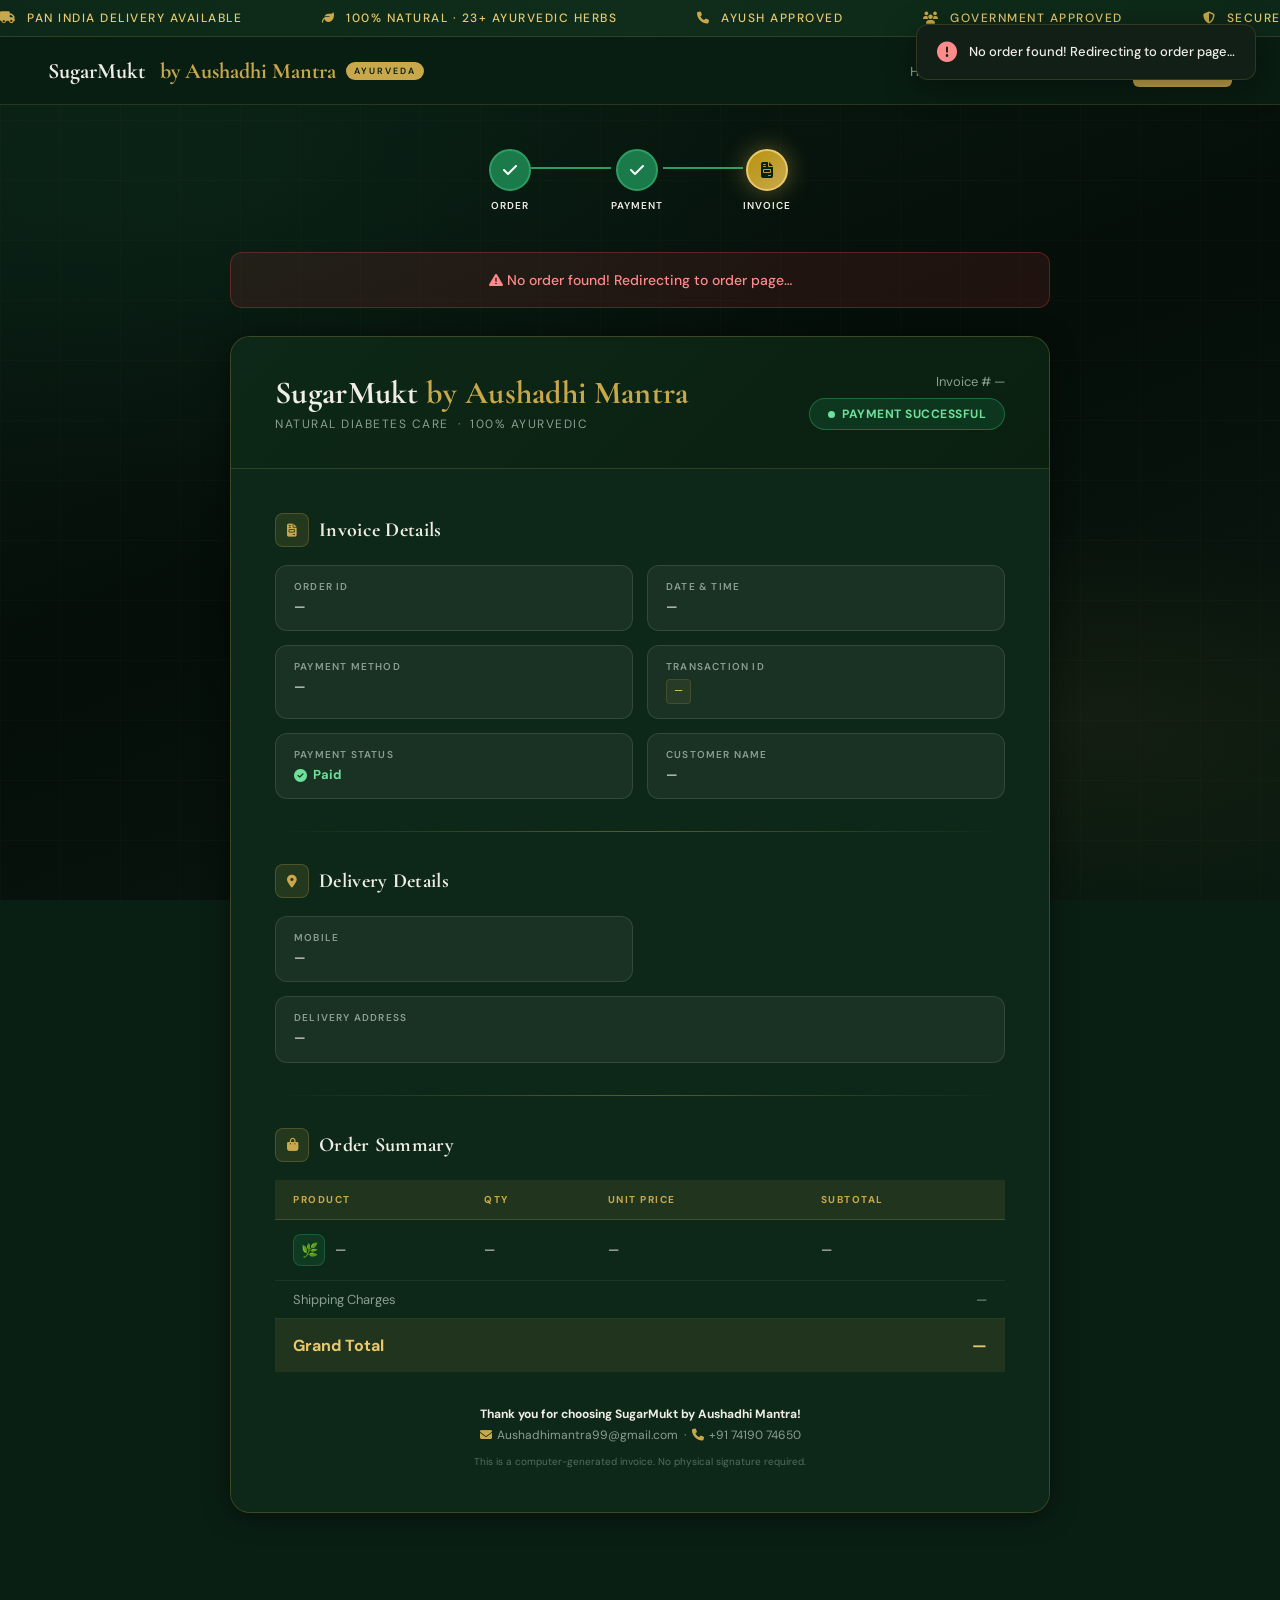
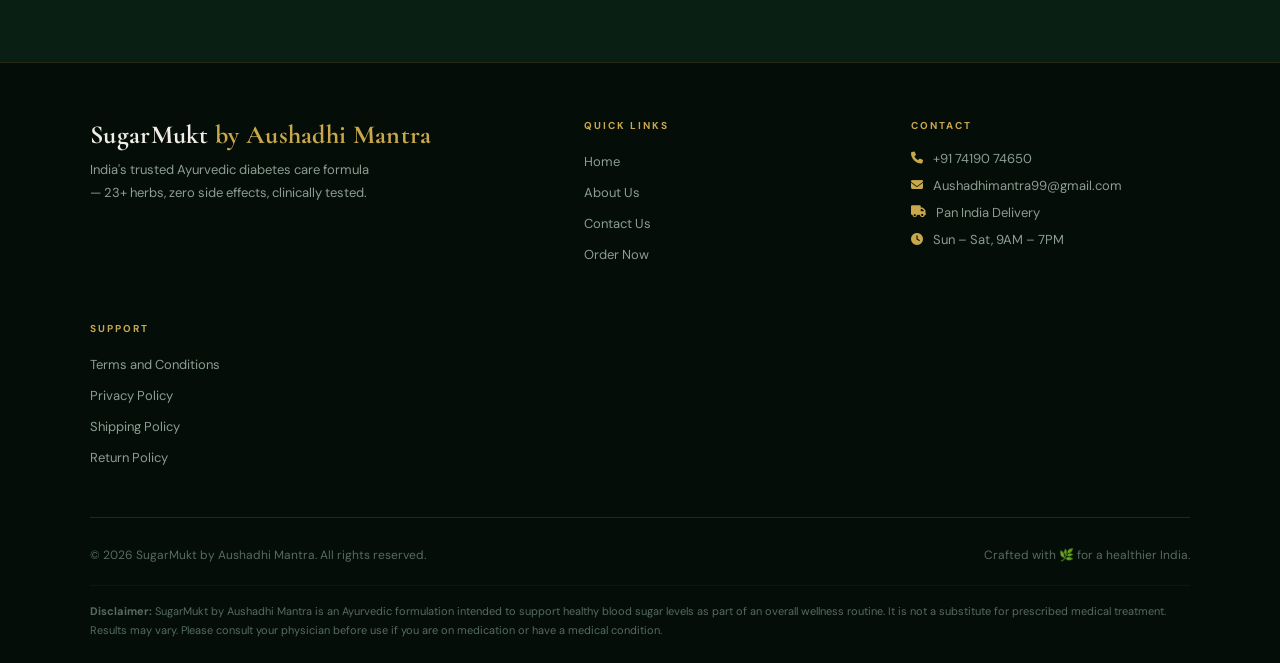
<file: billing.html>
<!DOCTYPE html>
<html lang="en">
<head>
<meta charset="UTF-8">
<meta name="viewport" content="width=device-width, initial-scale=1.0">
<title>Invoice | SugarMukt by Aushadhi Mantra</title> 
<link href="https://fonts.googleapis.com/css2?family=Cormorant+Garamond:wght@400;500;600;700&family=DM+Sans:wght@300;400;500;600;700&display=swap" rel="stylesheet">
<link rel="stylesheet" href="https://cdnjs.cloudflare.com/ajax/libs/font-awesome/6.5.0/css/all.min.css">

<style>
/* ── NO CSS VARIABLES (html2canvas can't resolve them) ── */
/* All colors are hardcoded hex/rgba */

* { margin:0; padding:0; box-sizing:border-box; }
html { scroll-behavior: smooth; }

body {
  font-family: 'DM Sans', sans-serif;
  background: #0a1f14;
  color: #f0ede6;
  min-height: 100vh;
  overflow-x: hidden;
}

h1,h2,h3,h4,h5 {
  font-family: 'Cormorant Garamond', serif;
  letter-spacing: 0.3px;
}

.bg-layer {
  position: fixed;
  inset: 0;
  z-index: 0;
  pointer-events: none;
}
.bg-layer::before {
  content: '';
  position: absolute;
  inset: 0;
  background:
    radial-gradient(ellipse 80% 60% at 15% 20%, rgba(26,122,74,0.10) 0%, transparent 60%),
    radial-gradient(ellipse 60% 40% at 85% 80%, rgba(201,168,76,0.06) 0%, transparent 55%),
    linear-gradient(160deg, #0a1f14 0%, #050e09 50%, #0a1a10 100%);
}
.bg-layer::after {
  content: '';
  position: absolute;
  inset: 0;
  background-image:
    linear-gradient(rgba(201,168,76,0.025) 1px, transparent 1px),
    linear-gradient(90deg, rgba(201,168,76,0.025) 1px, transparent 1px);
  background-size: 60px 60px;
}

.announce-bar {
  background: linear-gradient(90deg, #0d2818, #0f2d1a, #0d2818);
  border-bottom: 1px solid rgba(201,168,76,0.18);
  padding: 10px 0;
  overflow: hidden;
  position: relative;
  z-index: 100;
}
.announce-track {
  display: flex;
  gap: 80px;
  animation: ticker 28s linear infinite;
  white-space: nowrap;
}
.announce-track span {
  font-size: 12px;
  color: #e8c96d;
  letter-spacing: 1.5px;
  text-transform: uppercase;
  font-weight: 500;
}
.announce-track span i { margin-right: 6px; color: #c9a84c; }
@keyframes ticker {
  0%   { transform: translateX(0); }
  100% { transform: translateX(-50%); }
}

.navbar {
  position: sticky;
  top: 0;
  z-index: 999;
  background: rgba(10,31,20,0.95);
  border-bottom: 1px solid rgba(201,168,76,0.18);
  padding: 0 48px;
  height: 68px;
  display: flex;
  align-items: center;
  justify-content: space-between;
}
.nav-brand {
  font-family: 'Cormorant Garamond', serif;
  font-size: 22px;
  font-weight: 700;
  color: #f0ede6;
  text-decoration: none;
  display: flex;
  align-items: center;
  gap: 10px;
}
.nav-brand span { color: #c9a84c; }
.nav-brand .brand-pill {
  font-family: 'DM Sans', sans-serif;
  font-size: 9px;
  font-weight: 600;
  letter-spacing: 2px;
  text-transform: uppercase;
  color: #0a1f14;
  background: #c9a84c;
  padding: 3px 8px;
  border-radius: 20px;
}
.nav-links {
  display: flex;
  align-items: center;
  gap: 6px;
  list-style: none;
}
.nav-links a {
  color: #8a9e92;
  text-decoration: none;
  font-size: 13px;
  font-weight: 500;
  padding: 7px 16px;
  border-radius: 6px;
  transition: all 0.25s;
}
.nav-links a:hover { color: #f0ede6; }
.nav-links a.active { color: #0a1f14; background: #c9a84c; font-weight: 600; }
.nav-burger { display:none; flex-direction:column; gap:5px; cursor:pointer; padding:4px; }
.nav-burger span { display:block; width:24px; height:2px; background:#c9a84c; border-radius:2px; }

.mobile-menu {
  display: none;
  position: fixed; inset: 0;
  background: rgba(5,14,9,0.98);
  z-index: 9999;
  flex-direction: column; align-items: center; justify-content: center; gap: 20px;
}
.mobile-menu.open { display: flex; }
.mobile-menu a { font-family:'Cormorant Garamond',serif; font-size:28px; color:#f0ede6; text-decoration:none; }
.mobile-menu a:hover { color: #c9a84c; }
.mobile-close { position:absolute; top:24px; right:28px; font-size:28px; color:#c9a84c; cursor:pointer; background:none; border:none; }

.steps-wrap { position:relative; z-index:1; max-width:600px; margin:44px auto 0; padding:0 20px; }
.steps-bar { display:flex; align-items:center; justify-content:center; }
.step { display:flex; flex-direction:column; align-items:center; gap:8px; }
.step-circle { width:42px; height:42px; border-radius:50%; display:flex; align-items:center; justify-content:center; font-size:16px; font-weight:700; border:2px solid #556b60; color:#556b60; background:#0d2818; font-family:'DM Sans',sans-serif; }
.step.done .step-circle { background:#1a7a4a; border-color:#2d9e63; color:#fff; }
.step.active .step-circle { background:linear-gradient(135deg,#b8930f,#c9a84c); border-color:#e8c96d; color:#0a1f14; box-shadow:0 0 24px rgba(201,168,76,0.45); }
.step-label { font-size:10px; font-weight:600; letter-spacing:1px; text-transform:uppercase; color:#556b60; }
.step.done .step-label, .step.active .step-label { color:#f0ede6; }
.step-line { height:2px; width:80px; background:#556b60; margin-bottom:26px; }
.step-line.done { background:#2d9e63; }

.page-wrap { position:relative; z-index:1; max-width:860px; margin:40px auto 100px; padding:0 20px; }

.success-hero { text-align:center; margin-bottom:44px; animation:fadeUp 0.7s ease both; }
.success-icon-wrap {
  width:88px; height:88px; border-radius:50%;
  background:linear-gradient(135deg,rgba(26,122,74,0.2),rgba(45,158,99,0.15));
  border:2px solid rgba(45,158,99,0.4);
  display:flex; align-items:center; justify-content:center;
  margin:0 auto 20px; font-size:38px; color:#2d9e63;
  animation:pulse-ring 2.5s ease-in-out infinite;
}
@keyframes pulse-ring {
  0%,100% { box-shadow:0 0 0 12px rgba(26,122,74,0.06), 0 0 40px rgba(26,122,74,0.2); }
  50%      { box-shadow:0 0 0 20px rgba(26,122,74,0.02), 0 0 60px rgba(26,122,74,0.3); }
}
.success-hero h1 { font-size:42px; color:#f0ede6; margin-bottom:8px; line-height:1.15; }
.success-hero h1 span { color:#c9a84c; }
.success-hero p { font-size:15px; color:#8a9e92; line-height:1.7; }
.cod-badge {
  display:inline-flex; align-items:center; gap:8px;
  background:rgba(201,168,76,0.12); border:1px solid rgba(201,168,76,0.18);
  color:#e8c96d; padding:8px 20px; border-radius:50px;
  font-size:12px; font-weight:600; letter-spacing:1px; text-transform:uppercase; margin-top:14px;
}

.error-banner {
  display:none; background:rgba(220,53,69,0.12); border:1px solid rgba(220,53,69,0.35);
  border-radius:12px; padding:18px 24px; color:#ff8a8a; font-size:14px; font-weight:500;
  text-align:center; margin-bottom:28px;
}
.error-banner.show { display:block; }

/* INVOICE CARD — solid bg, NO backdrop-filter */
.invoice-card {
  background: #0d2818;
  border: 1px solid rgba(201,168,76,0.25);
  border-radius: 20px;
  overflow: hidden;
  box-shadow: 0 4px 24px rgba(0,0,0,0.5);
  animation: fadeUp 0.7s ease 0.1s both;
}

.invoice-head {
  background: linear-gradient(135deg,#0d2818 0%,#0a1f10 100%);
  border-bottom: 1px solid rgba(201,168,76,0.2);
  padding: 36px 44px;
  display: flex; align-items: flex-start; justify-content: space-between; gap: 20px; flex-wrap: wrap;
}
.inv-brand h2 { font-size:32px; color:#f0ede6; margin-bottom:4px; }
.inv-brand h2 span { color:#c9a84c; }
.inv-brand p { font-family:'DM Sans',sans-serif; font-size:12px; color:#8a9e92; letter-spacing:1.5px; text-transform:uppercase; }
.inv-meta { text-align:right; }
.inv-meta .inv-number { font-size:13px; color:#8a9e92; margin-bottom:8px; }
.inv-status { display:inline-flex; align-items:center; gap:7px; padding:7px 18px; border-radius:50px; font-size:12px; font-weight:700; letter-spacing:0.5px; text-transform:uppercase; }
.inv-status.paid { background:rgba(26,122,74,0.25); border:1px solid rgba(45,158,99,0.5); color:#6ee09a; }
.inv-status.cod  { background:rgba(201,168,76,0.18); border:1px solid rgba(201,168,76,0.4); color:#e8c96d; }
.inv-status .dot { width:7px; height:7px; border-radius:50%; background:currentColor; animation:blink 1.8s ease-in-out infinite; }
@keyframes blink { 0%,100%{opacity:1} 50%{opacity:0.3} }

.invoice-body { padding:44px; background:#0d2818; }

.gold-divider { height:1px; background:linear-gradient(90deg,transparent,#c9a84c,transparent); margin:32px 0; opacity:0.4; }

.inv-section-title { display:flex; align-items:center; gap:10px; margin-bottom:18px; }
.inv-section-title i { width:34px; height:34px; border-radius:8px; background:rgba(201,168,76,0.12); border:1px solid rgba(201,168,76,0.25); display:flex; align-items:center; justify-content:center; color:#c9a84c; font-size:13px; flex-shrink:0; }
.inv-section-title h3 { font-size:20px; color:#f0ede6; }

.info-grid-2 { display:grid; grid-template-columns:1fr 1fr; gap:14px; }

.info-chip { background:rgba(255,255,255,0.05); border:1px solid rgba(255,255,255,0.10); border-radius:12px; padding:14px 18px; }
.info-chip .chip-label { font-size:10px; font-weight:600; letter-spacing:1.2px; text-transform:uppercase; color:#8a9e92; margin-bottom:5px; }
.info-chip .chip-value { font-size:13px; color:#f0ede6; font-weight:500; word-break:break-all; line-height:1.4; }
.chip-value.txn-mono { font-family:'Courier New',monospace; color:#e8c96d; font-size:12px; background:rgba(201,168,76,0.08); padding:3px 8px; border-radius:4px; border:1px solid rgba(201,168,76,0.18); display:inline-block; }
.chip-value.status-paid { color:#6ee09a; font-weight:700; display:flex; align-items:center; gap:6px; }
.chip-value.status-cod  { color:#e8c96d; font-weight:700; display:flex; align-items:center; gap:6px; }
.info-chip.full-width { grid-column:1/-1; }

.product-table { width:100%; border-collapse:collapse; margin-top:4px; }
.product-table thead tr { background:rgba(201,168,76,0.10); border-bottom:1px solid rgba(201,168,76,0.3); }
.product-table th { padding:13px 18px; font-family:'DM Sans',sans-serif; font-size:10px; font-weight:700; letter-spacing:1.5px; text-transform:uppercase; color:#c9a84c; text-align:left; }
.product-table td { padding:14px 18px; font-size:13px; color:#f0ede6; border-bottom:1px solid rgba(255,255,255,0.06); }
.product-name-cell { display:flex; align-items:center; gap:10px; }
.product-icon { width:32px; height:32px; border-radius:8px; background:rgba(26,122,74,0.22); border:1px solid rgba(45,158,99,0.35); display:flex; align-items:center; justify-content:center; font-size:14px; flex-shrink:0; }
.subtotal-rows td { padding:10px 18px; font-size:13px; color:#8a9e92; border-bottom:1px solid rgba(255,255,255,0.04); }
.subtotal-rows td:last-child { text-align:right; }
.discount-row td { color:#6ee09a !important; }
.grand-total-row { background:rgba(201,168,76,0.10); border-top:1px solid rgba(201,168,76,0.35) !important; }
.grand-total-row td { font-size:16px !important; font-weight:700 !important; color:#e8c96d !important; padding:16px 18px !important; border:none !important; }
.grand-total-row td:last-child { text-align:right; }
.free-badge { background:rgba(26,122,74,0.22); border:1px solid rgba(45,158,99,0.4); color:#6ee09a; padding:2px 10px; border-radius:20px; font-size:11px; font-weight:700; }

.download-wrap {
  background:linear-gradient(135deg,rgba(201,168,76,0.08),rgba(201,168,76,0.03));
  border:1px solid rgba(201,168,76,0.22); border-radius:16px; padding:32px 36px; text-align:center; margin-top:32px;
  animation:fadeUp 0.7s ease 0.3s both;
}
.download-wrap h3 { font-size:24px; color:#e8c96d; margin-bottom:6px; }
.download-wrap p { font-size:13px; color:#8a9e92; margin-bottom:22px; line-height:1.6; }
.dl-btns { display:flex; gap:12px; justify-content:center; flex-wrap:wrap; }
.dl-btn { display:inline-flex; align-items:center; gap:8px; padding:12px 26px; border-radius:50px; font-family:'DM Sans',sans-serif; font-size:13px; font-weight:600; cursor:pointer; transition:all 0.25s; border:none; }
.dl-btn-primary { background:linear-gradient(135deg,#b8930f,#c9a84c); color:#0a1f14; }
.dl-btn-primary:hover { transform:translateY(-2px); box-shadow:0 8px 28px rgba(201,168,76,0.35); }
.dl-btn-secondary { background:rgba(255,255,255,0.07); border:1px solid rgba(255,255,255,0.14); color:#f0ede6; }
.dl-btn-secondary:hover { background:rgba(255,255,255,0.12); transform:translateY(-2px); }

.confirm-wrap { text-align:center; margin-top:28px; animation:fadeUp 0.7s ease 0.4s both; }
.confirm-note { display:inline-flex; align-items:center; gap:7px; font-size:12px; color:#556b60; margin-bottom:16px; background:rgba(255,255,255,0.03); border:1px solid rgba(255,255,255,0.07); padding:8px 18px; border-radius:50px; }
.confirm-note.hidden { display:none; }
.confirm-btn { display:inline-flex; align-items:center; gap:10px; padding:16px 48px; border-radius:50px; font-family:'DM Sans',sans-serif; font-size:15px; font-weight:700; cursor:not-allowed; border:none; transition:all 0.3s; background:rgba(255,255,255,0.06); color:#556b60; }
.confirm-btn.enabled { background:linear-gradient(135deg,#1a7a4a,#2d9e63); color:#fff; cursor:pointer; box-shadow:0 8px 32px rgba(26,122,74,0.4); }
.confirm-btn.enabled:hover { transform:translateY(-3px); box-shadow:0 14px 40px rgba(26,122,74,0.5); }
.confirm-btn.enabled:active { transform:translateY(-1px); }

.site-footer { position:relative; z-index:1; background:#050d08; border-top:1px solid rgba(201,168,76,0.18); padding:56px 48px 24px; margin-top:80px; }
.footer-grid { max-width:1100px; margin:0 auto; display:grid; grid-template-columns:1.6fr 1fr 1fr; gap:48px; padding-bottom:40px; border-bottom:1px solid rgba(201,168,76,0.18); margin-bottom:28px; }
.footer-brand h3 { font-size:26px; color:#f0ede6; margin-bottom:6px; }
.footer-brand h3 span { color:#c9a84c; }
.footer-brand p { font-size:13px; color:#8a9e92; line-height:1.8; margin-top:8px; max-width:280px; }
.footer-col h4 { font-family:'DM Sans',sans-serif; font-size:10px; font-weight:700; letter-spacing:2px; text-transform:uppercase; color:#c9a84c; margin-bottom:18px; }
.footer-col ul { list-style:none; }
.footer-col ul li { margin-bottom:10px; }
.footer-col ul li a { font-size:13px; color:#8a9e92; text-decoration:none; transition:color 0.2s; }
.footer-col ul li a:hover { color:#f0ede6; }
.footer-contact-item { display:flex; align-items:flex-start; gap:10px; margin-bottom:10px; font-size:13px; color:#8a9e92; }
.footer-contact-item i { color:#c9a84c; margin-top:2px; font-size:12px; }
.footer-bottom { max-width:1100px; margin:0 auto; display:flex; justify-content:space-between; align-items:center; flex-wrap:wrap; gap:14px; }
.footer-bottom p { font-size:12px; color:#556b60; line-height:1.6; }
.footer-disclaimer { max-width:1100px; margin:20px auto 0; font-size:11px; color:#556b60; line-height:1.7; padding-top:16px; border-top:1px solid rgba(255,255,255,0.04); }

.toast-wrap { position:fixed; top:24px; right:24px; z-index:99999; display:flex; flex-direction:column; gap:10px; pointer-events:none; }
.toast { background:#111f17; border:1px solid rgba(201,168,76,0.18); border-radius:12px; padding:14px 20px; display:flex; align-items:center; gap:12px; min-width:280px; max-width:360px; box-shadow:0 8px 32px rgba(0,0,0,0.4); transform:translateX(120px); opacity:0; transition:all 0.4s cubic-bezier(0.34,1.56,0.64,1); pointer-events:auto; }
.toast.show { transform:translateX(0); opacity:1; }
.toast-icon { font-size:20px; flex-shrink:0; }
.toast-success .toast-icon { color:#6ee09a; }
.toast-error   .toast-icon { color:#ff8a8a; }
.toast-info    .toast-icon { color:#e8c96d; }
.toast-msg { font-size:13px; color:#f0ede6; font-weight:500; line-height:1.4; }

.mobile-bar { display:none; position:fixed; bottom:0; left:0; right:0; z-index:900; background:rgba(5,14,9,0.97); border-top:1px solid rgba(201,168,76,0.18); padding:12px 16px; }
.mobile-bar a { display:block; text-align:center; background:linear-gradient(135deg,#1a7a4a,#2d9e63); color:#fff; text-decoration:none; padding:14px; border-radius:50px; font-size:14px; font-weight:700; }

.wa-btn { position:fixed; bottom:28px; right:28px; z-index:800; width:50px; height:50px; border-radius:50%; background:#25d366; color:#fff; display:flex; align-items:center; justify-content:center; font-size:22px; text-decoration:none; box-shadow:0 4px 18px rgba(37,211,102,0.35); transition:all 0.25s; }
.wa-btn:hover { transform:scale(1.08); }

.scroll-top { position:fixed; bottom:88px; right:28px; z-index:800; width:42px; height:42px; border-radius:50%; background:#111f17; border:1px solid rgba(201,168,76,0.18); color:#c9a84c; display:flex; align-items:center; justify-content:center; font-size:16px; cursor:pointer; opacity:0; pointer-events:none; transition:all 0.3s; text-decoration:none; }
.scroll-top.visible { opacity:1; pointer-events:auto; }

@media print {
  @page { size:A4; margin:15mm; }
  body { background:#fff !important; color:#111 !important; -webkit-print-color-adjust:exact; print-color-adjust:exact; }
  .bg-layer,.navbar,.announce-bar,.steps-wrap,.download-wrap,.confirm-wrap,.site-footer,.mobile-bar,.wa-btn,.scroll-top,.toast-wrap { display:none !important; }
  .page-wrap { margin:0; padding:0; max-width:100%; }
  .invoice-card { border:1px solid #ccc; border-radius:0; box-shadow:none !important; background:#fff !important; }
  .invoice-head { background:#0d2818 !important; -webkit-print-color-adjust:exact; }
  .invoice-body { background:#fff !important; }
  .info-chip { background:#f9f9f9 !important; border-color:#ddd !important; }
  .info-chip .chip-label { color:#555 !important; }
  .info-chip .chip-value { color:#111 !important; }
  .product-table th { background:#0d2818 !important; -webkit-print-color-adjust:exact; }
  .product-table td { color:#111 !important; }
  .grand-total-row td { color:#b8930f !important; background:#fff8e8 !important; }
  .success-hero { display:none !important; }
}

@keyframes fadeUp { from{opacity:0;transform:translateY(28px)} to{opacity:1;transform:translateY(0)} }

@media(max-width:768px){
  .navbar { padding:0 20px; }
  .nav-links { display:none; }
  .nav-burger { display:flex; }
  .invoice-head { padding:28px 24px; flex-direction:column; gap:16px; }
  .inv-meta { text-align:left; }
  .invoice-body { padding:28px 22px; }
  .info-grid-2 { grid-template-columns:1fr; }
  .info-chip.full-width { grid-column:1; }
  .product-table th, .product-table td { padding:10px 12px; font-size:12px; }
  .download-wrap { padding:24px 20px; }
  .site-footer { padding:40px 20px 20px; }
  .footer-grid { grid-template-columns:1fr; gap:28px; }
  .footer-bottom { flex-direction:column; align-items:flex-start; }
  .mobile-bar { display:block; }
  .wa-btn { bottom:76px; right:16px; }
  .scroll-top { bottom:130px; right:16px; }
  .steps-wrap { padding:0 16px; }
  .step-line { width:44px; }
  .dl-btns { flex-direction:column; align-items:stretch; }
  .confirm-btn { width:100%; justify-content:center; }
  .success-hero h1 { font-size:30px; }
}
</style>
    <script async src="https://www.googletagmanager.com/gtag/js?id=AW-18364282405">
</script>
<script>
  window.dataLayer = window.dataLayer || [];
  function gtag(){dataLayer.push(arguments);}
  gtag('js', new Date());

  gtag('config', 'AW-18364282405');
</script>

 <!-- Event snippet for Purchase conversion page -->
<script>
  gtag('event', 'conversion', {
      'send_to': 'AW-18364282405/vP3JCI-rl9ocEKXs4rRE',
      'value': 1.0,
      'currency': 'INR',
      'transaction_id': ''
      // 'new_customer': true /* calculate dynamically, populate with true/false */,
  });
</script>
  
</head>
<body>

<div class="bg-layer"></div>
<div class="toast-wrap" id="toastWrap"></div>

<div class="mobile-menu" id="mobileMenu">
  <button class="mobile-close" onclick="toggleMenu()"><i class="fas fa-times"></i></button>
  <a href="index.html" onclick="toggleMenu()">Home</a>
  <a href="about.html" onclick="toggleMenu()">About</a>
  <a href="contact.html" onclick="toggleMenu()">Contact</a>
  <a href="order.html" onclick="toggleMenu()">Order Now</a>
</div>

<div class="announce-bar">
  <div class="announce-track">
    <span><i class="fas fa-truck"></i> Pan India Delivery Available</span>
    <span><i class="fas fa-leaf"></i> 100% Natural · 23+ Ayurvedic Herbs</span>
    <span><i class="fas fa-phone"></i> Ayush Approved</span>
    <span><i class="fas fa-users"></i> Government Approved</span>
    <span><i class="fas fa-shield-alt"></i> Secure & Trusted Since 2020</span>
    <span><i class="fas fa-truck"></i> Pan India Delivery Available</span>
    <span><i class="fas fa-leaf"></i> 100% Natural · 23+ Ayurvedic Herbs</span>
    <span><i class="fas fa-phone"></i> +91 74190 74650</span>
    <span><i class="fas fa-users"></i> 2500+ Satisfied Customers</span>
    <span><i class="fas fa-shield-alt"></i> Secure & Trusted Since 2020</span>
  </div>
</div>

<nav class="navbar">
  <a href="index.html" class="nav-brand">
    SugarMukt <span>&nbsp;by Aushadhi Mantra</span>
    <span class="brand-pill">Ayurveda</span>
  </a>
  <ul class="nav-links">
    <li><a href="index.html">Home</a></li>
    <li><a href="about.html">About</a></li>
    <li><a href="contact.html">Contact</a></li>
    <li><a href="order.html" class="active">Order Now</a></li>
  </ul>
  <div class="nav-burger" onclick="toggleMenu()">
    <span></span><span></span><span></span>
  </div>
</nav>

<div class="steps-wrap">
  <div class="steps-bar">
    <div class="step done"><div class="step-circle"><i class="fas fa-check"></i></div><div class="step-label">Order</div></div>
    <div class="step-line done"></div>
    <div class="step done"><div class="step-circle"><i class="fas fa-check"></i></div><div class="step-label">Payment</div></div>
    <div class="step-line done"></div>
    <div class="step active"><div class="step-circle"><i class="fas fa-file-invoice"></i></div><div class="step-label">Invoice</div></div>
  </div>
</div>

<div class="page-wrap">

  <div class="success-hero" id="successHero">
    <div class="success-icon-wrap"><i class="fas fa-check"></i></div>
    <h1>Order <span>Confirmed!</span></h1>
    <p>Thank you for choosing SugarMukt by Aushadhi Mantra.<br>Your Ayurvedic journey begins now.</p>
    <div class="cod-badge" id="codBadge" style="display:none;">
      <i class="fas fa-truck"></i> Cash on Delivery — Pay when you receive
    </div>
  </div>

  <div class="error-banner" id="errorBanner">
    <i class="fas fa-exclamation-triangle"></i>&nbsp;Order not found or payment not completed. Redirecting…
  </div>

  <div class="invoice-card" id="invoice">
    <div class="invoice-head">
      <div class="inv-brand">
        <h2>SugarMukt <span>by Aushadhi Mantra</span></h2>
        <p>Natural Diabetes Care &nbsp;·&nbsp; 100% Ayurvedic</p>
      </div>
      <div class="inv-meta">
        <div class="inv-number" id="invNumber">Invoice #&nbsp;—</div>
        <div class="inv-status paid" id="invStatus">
          <span class="dot"></span>
          <span id="invStatusText">Payment Successful</span>
        </div>
      </div>
    </div>

    <div class="invoice-body">
      <div class="inv-section-title"><i class="fas fa-file-invoice"></i><h3>Invoice Details</h3></div>
      <div class="info-grid-2">
        <div class="info-chip"><div class="chip-label">Order ID</div><div class="chip-value" id="orderId">—</div></div>
        <div class="info-chip"><div class="chip-label">Date &amp; Time</div><div class="chip-value" id="paymentDate">—</div></div>
        <div class="info-chip"><div class="chip-label">Payment Method</div><div class="chip-value" id="paymentMethod">—</div></div>
        <div class="info-chip"><div class="chip-label">Transaction ID</div><div class="chip-value txn-mono" id="transactionId">—</div></div>
        <div class="info-chip"><div class="chip-label">Payment Status</div><div class="chip-value status-paid" id="paymentStatus"><i class="fas fa-check-circle"></i> Paid</div></div>
        <div class="info-chip"><div class="chip-label">Customer Name</div><div class="chip-value" id="custName">—</div></div>
      </div>

      <div class="gold-divider"></div>

      <div class="inv-section-title"><i class="fas fa-map-marker-alt"></i><h3>Delivery Details</h3></div>
      <div class="info-grid-2">
        <div class="info-chip"><div class="chip-label">Mobile</div><div class="chip-value" id="custPhone">—</div></div>
        <div class="info-chip full-width"><div class="chip-label">Delivery Address</div><div class="chip-value" id="fullAddress">—</div></div>
      </div>

      <div class="gold-divider"></div>

      <div class="inv-section-title"><i class="fas fa-shopping-bag"></i><h3>Order Summary</h3></div>
      <table class="product-table">
        <thead>
          <tr><th>Product</th><th>Qty</th><th>Unit Price</th><th>Subtotal</th></tr>
        </thead>
        <tbody>
          <tr>
            <td><div class="product-name-cell"><div class="product-icon">🌿</div><span id="productName">—</span></div></td>
            <td id="productQty">—</td>
            <td id="productPrice">—</td>
            <td id="productSubtotal">—</td>
          </tr>
        </tbody>
        <tfoot>
          <tr class="subtotal-rows"><td colspan="3">Shipping Charges</td><td id="shippingCost">—</td></tr>
          <tr class="subtotal-rows discount-row" id="discountRow" style="display:none;"><td colspan="3"><i class="fas fa-tag"></i>&nbsp; UPI Discount Applied</td><td id="discountAmt">—</td></tr>
          <tr class="grand-total-row"><td colspan="3"><strong>Grand Total</strong></td><td id="grandTotal">—</td></tr>
        </tfoot>
      </table>

      <div style="margin-top:32px;text-align:center;">
        <p style="font-size:12px;color:#8a9e92;line-height:1.8;">
          <strong style="color:#f0ede6;">Thank you for choosing SugarMukt by Aushadhi Mantra!</strong><br>
          <i class="fas fa-envelope" style="color:#c9a84c;margin-right:5px;"></i>Aushadhimantra99@gmail.com
          &nbsp;·&nbsp;
          <i class="fas fa-phone" style="color:#c9a84c;margin-right:5px;"></i>+91 74190 74650
        </p>
        <p style="font-size:10px;color:#556b60;margin-top:8px;">
          This is a computer-generated invoice. No physical signature required.
        </p>
      </div>
    </div>
  </div>

  <div class="download-wrap" id="downloadSection">
    <h3><i class="fas fa-download"></i>&nbsp; Save Your Invoice</h3>
    <p>Download as PDF or save as an image. Both options work perfectly.</p>
    <div class="dl-btns">
      <button class="dl-btn dl-btn-primary" onclick="downloadPDF()">
        <i class="fas fa-file-pdf"></i> Download as PDF
      </button>
      <button class="dl-btn dl-btn-secondary" onclick="downloadScreenshot()">
        <i class="fas fa-image"></i> Take screenshot
      </button>
    </div>
  </div>

  <div class="confirm-wrap">
    <div class="confirm-note" id="confirmNote">
      <i class="fas fa-lock"></i>
      Please download your invoice first to unlock confirmation
    </div>
    <br>
    <button class="confirm-btn" id="confirmBtn" disabled onclick="confirmOrder()">
      <i class="fas fa-check-circle"></i> Confirm &amp; Complete Order
    </button>
  </div>
</div>
<footer class="site-footer">
  <div class="footer-grid">
    <div class="footer-brand">
      <h3>SugarMukt <span>by Aushadhi Mantra</span></h3>
      <p>India's trusted Ayurvedic diabetes care formula — 23+ herbs, zero side effects, clinically tested.</p>
    </div>
    <div class="footer-col">
      <h4>Quick Links</h4>
      <ul>
        <li><a href="index.html">Home</a></li>
        <li><a href="about.html">About Us</a></li>
        <li><a href="contact.html">Contact Us</a></li>
        <li><a href="order.html">Order Now</a></li>
      </ul>
    </div>
    <div class="footer-col">
      <h4>Contact</h4>
      <div class="footer-contact-item"><i class="fas fa-phone"></i><span>+91 74190 74650</span></div>
      <div class="footer-contact-item"><i class="fas fa-envelope"></i><span>Aushadhimantra99@gmail.com</span></div>
      <div class="footer-contact-item"><i class="fas fa-truck"></i><span>Pan India Delivery</span></div>
      <div class="footer-contact-item"><i class="fas fa-clock"></i><span>Sun – Sat, 9AM – 7PM</span></div>
    </div>
    <div class="footer-col">
      <h4>Support</h4>
      <ul>
        <li><a href="terms.html">Terms and Conditions</a></li>
        <li><a href="privacy.html">Privacy Policy</a></li>
        <li><a href="shipping.html">Shipping Policy</a></li>
        <li><a href="return.html">Return Policy</a></li>
      </ul>
    </div>
  </div>
  <div class="footer-bottom">
    <p>© 2026 SugarMukt by Aushadhi Mantra. All rights reserved.</p>
    <p>Crafted with 🌿 for a healthier India.</p>
  </div>
  <div class="footer-disclaimer">
    <strong>Disclaimer:</strong> SugarMukt by Aushadhi Mantra is an Ayurvedic formulation intended to support healthy blood sugar levels as part of an overall wellness routine. It is not a substitute for prescribed medical treatment. Results may vary. Please consult your physician before use if you are on medication or have a medical condition.
  </div>
</footer>

<a href="#" class="scroll-top" id="scrollTop" aria-label="Back to top">
  <i class="fas fa-chevron-up"></i>
</a>
<div class="mobile-bar">
  <a href="index.html">🏠 Back to Home</a>
</div>

<script>
function toggleMenu() {
  document.getElementById('mobileMenu').classList.toggle('open');
}

var scrollTopBtn = document.getElementById('scrollTop');
window.addEventListener('scroll', function() {
  scrollTopBtn.classList.toggle('visible', window.scrollY > 400);
});

function showToast(msg, type) {
  type = type || 'info';
  var wrap = document.getElementById('toastWrap');
  var icons = { success:'fa-check-circle', error:'fa-exclamation-circle', info:'fa-info-circle' };
  var t = document.createElement('div');
  t.className = 'toast toast-' + type;
  t.innerHTML = '<span class="toast-icon"><i class="fas ' + icons[type] + '"></i></span><span class="toast-msg">' + msg + '</span>';
  wrap.appendChild(t);
  requestAnimationFrame(function(){ requestAnimationFrame(function(){ t.classList.add('show'); }); });
  setTimeout(function(){ t.classList.remove('show'); setTimeout(function(){ t.remove(); }, 500); }, 4000);
}

var invoiceDownloaded = false;
var orderData = null;

window.onload = function() {
  try {
    var stored = localStorage.getItem('sugarmukt_order');
    if (stored) orderData = JSON.parse(stored);
  } catch(e) { orderData = null; }

  if (!orderData) {
    showError('No order found! Redirecting to order page…');
    setTimeout(function(){ window.location.href = 'order.html'; }, 3000);
    return;
  }

  var isOnlinePaid = ['success','paid'].indexOf(orderData.paymentStatus) > -1 || !!orderData.transactionId || !!orderData.paymentId;
  var isCOD = orderData.paymentMethod === 'COD' && orderData.paymentStatus === 'pending';

  if (!isOnlinePaid && !isCOD) {
    showError('Payment not completed. Redirecting to payment…');
    setTimeout(function(){ window.location.href = 'payment.html'; }, 3000);
    return;
  }

  if (isCOD) {
    document.getElementById('codBadge').style.display    = 'inline-flex';
    document.getElementById('invStatus').className       = 'inv-status cod';
    document.getElementById('invStatusText').textContent = 'Cash on Delivery';
    document.getElementById('paymentStatus').className   = 'chip-value status-cod';
    document.getElementById('paymentStatus').innerHTML   = '<i class="fas fa-clock"></i>&nbsp; Pending (COD)';
  }

  var paidAt = orderData.paidAt || orderData.orderDate || new Date().toISOString();
  var formattedDate = '—';
  try { formattedDate = new Date(paidAt).toLocaleString('en-IN', { dateStyle:'medium', timeStyle:'short' }); }
  catch(e) { formattedDate = paidAt; }

  document.getElementById('invNumber').textContent     = 'Invoice \u00A0#\u00A0' + (orderData.orderId || 'N/A');
  document.getElementById('orderId').textContent       = orderData.orderId        || 'N/A';
  document.getElementById('paymentDate').textContent   = formattedDate;
  document.getElementById('paymentMethod').textContent = orderData.paymentMethod  || 'UPI';
  document.getElementById('transactionId').textContent = orderData.paymentId || orderData.transactionId || 'N/A';
  document.getElementById('custName').textContent      = orderData.name   || '—';
  document.getElementById('custPhone').textContent     = orderData.phone  || '—';

  var addrParts = [orderData.house, orderData.area, orderData.city, orderData.district, orderData.state].filter(Boolean);
  var pin = orderData.pincode ? ' – ' + orderData.pincode : '';
  document.getElementById('fullAddress').textContent = (addrParts.join(', ') + pin) || '—';

  document.getElementById('productName').textContent     = orderData.product  || '—';
  document.getElementById('productQty').textContent      = orderData.quantity || '—';
  document.getElementById('productPrice').textContent    = orderData.price    ? '₹' + orderData.price    : '—';
  document.getElementById('productSubtotal').textContent = orderData.subtotal ? '₹' + orderData.subtotal : '—';

  var ship = orderData.shipping;
  document.getElementById('shippingCost').innerHTML =
    (!ship || ship == 0) ? '<span class="free-badge">FREE</span>' : '₹' + ship;

  if (orderData.discount && orderData.discount > 0) {
    document.getElementById('discountRow').style.display = '';
    document.getElementById('discountAmt').textContent   = '− ₹' + orderData.discount;
  }

  document.getElementById('grandTotal').textContent = orderData.finalAmount
    ? '₹' + orderData.finalAmount
    : (orderData.total ? '₹' + orderData.total : '—');

  setTimeout(function(){
    showToast(
      isCOD
        ? 'Order confirmed! Pay ₹' + (orderData.total || '') + ' on delivery.'
        : 'Payment successful! Your order is confirmed. 🎉',
      'success'
    );
  }, 600);
};

function showError(msg) {
  var eb = document.getElementById('errorBanner');
  eb.innerHTML = '<i class="fas fa-exclamation-triangle"></i>&nbsp;' + msg;
  eb.classList.add('show');
  document.getElementById('downloadSection').style.display = 'none';
  document.getElementById('confirmBtn').style.display      = 'none';
  document.getElementById('confirmNote').style.display     = 'none';
  document.getElementById('successHero').style.display     = 'none';
  showToast(msg, 'error');
}

function enableConfirmButton() {
  if (invoiceDownloaded) return;
  invoiceDownloaded = true;
  var btn = document.getElementById('confirmBtn');
  btn.disabled = false;
  btn.classList.add('enabled');
  document.getElementById('confirmNote').classList.add('hidden');
  showToast('Invoice saved! You can now confirm your order.', 'success');
}

/* ── PDF Download using window.print() ── */
function downloadPDF() {
  window.print();
  setTimeout(enableConfirmButton, 2000);
}

/* ════════════════════════════════════════════════════════
   SCREENSHOT — Opens a NEW POPUP WINDOW with a clean,
   self-contained invoice (no CSS vars, no backdrop-filter,
   no fixed backgrounds) then calls print() on it so the
   user can "Save as PDF" or use browser screenshot.
   This completely bypasses html2canvas and all its bugs.
════════════════════════════════════════════════════════ */
function downloadScreenshot() {
  if (!orderData) return;

  /* Collect all current field values */
  var fields = {
    invNumber:      document.getElementById('invNumber').textContent,
    orderId:        document.getElementById('orderId').textContent,
    paymentDate:    document.getElementById('paymentDate').textContent,
    paymentMethod:  document.getElementById('paymentMethod').textContent,
    transactionId:  document.getElementById('transactionId').textContent,
    custName:       document.getElementById('custName').textContent,
    custPhone:      document.getElementById('custPhone').textContent,
    fullAddress:    document.getElementById('fullAddress').textContent,
    productName:    document.getElementById('productName').textContent,
    productQty:     document.getElementById('productQty').textContent,
    productPrice:   document.getElementById('productPrice').textContent,
    productSubtotal:document.getElementById('productSubtotal').textContent,
    shippingCost:   document.getElementById('shippingCost').innerHTML,
    grandTotal:     document.getElementById('grandTotal').textContent,
    statusClass:    document.getElementById('invStatus').className,
    statusText:     document.getElementById('invStatusText').textContent,
    payStatusHTML:  document.getElementById('paymentStatus').innerHTML,
    payStatusClass: document.getElementById('paymentStatus').className,
    discountVisible: document.getElementById('discountRow').style.display !== 'none',
    discountAmt:    document.getElementById('discountAmt').textContent
  };

  var isCOD = fields.statusClass.indexOf('cod') > -1;

  var popupHTML = '<!DOCTYPE html><html lang="en"><head><meta charset="UTF-8">' +
  '<title>Invoice | SugarMukt by Aushadhi Mantra</title>' +
  '<link href="https://fonts.googleapis.com/css2?family=Cormorant+Garamond:wght@400;600;700&family=DM+Sans:wght@400;500;600;700&display=swap" rel="stylesheet">' +
  '<link rel="stylesheet" href="https://cdnjs.cloudflare.com/ajax/libs/font-awesome/6.5.0/css/all.min.css">' +
  '<style>' +
  '*{margin:0;padding:0;box-sizing:border-box}' +
  'body{font-family:"DM Sans",sans-serif;background:#0d2818;color:#f0ede6;padding:24px;min-height:100vh}' +
  'h2,h3{font-family:"Cormorant Garamond",serif}' +
  '.card{background:#0d2818;border:1px solid rgba(201,168,76,0.3);border-radius:16px;overflow:hidden;max-width:800px;margin:0 auto;box-shadow:0 4px 32px rgba(0,0,0,0.6)}' +
  '.head{background:linear-gradient(135deg,#0d2818,#0a1f10);border-bottom:1px solid rgba(201,168,76,0.25);padding:32px 40px;display:flex;justify-content:space-between;align-items:flex-start;flex-wrap:wrap;gap:16px}' +
  '.head h2{font-size:28px;color:#f0ede6;margin-bottom:4px}' +
  '.head h2 span{color:#c9a84c}' +
  '.head p{font-size:11px;color:#8a9e92;letter-spacing:1.5px;text-transform:uppercase}' +
  '.inv-num{font-size:12px;color:#8a9e92;margin-bottom:8px}' +
  '.badge{display:inline-flex;align-items:center;gap:6px;padding:6px 16px;border-radius:50px;font-size:11px;font-weight:700;letter-spacing:0.5px;text-transform:uppercase}' +
  '.badge.paid{background:rgba(26,122,74,0.3);border:1px solid rgba(45,158,99,0.5);color:#6ee09a}' +
  '.badge.cod{background:rgba(201,168,76,0.2);border:1px solid rgba(201,168,76,0.45);color:#e8c96d}' +
  '.dot{width:7px;height:7px;border-radius:50%;background:currentColor;display:inline-block}' +
  '.body{padding:36px 40px;background:#0d2818}' +
  '.divider{height:1px;background:linear-gradient(90deg,transparent,#c9a84c,transparent);margin:28px 0;opacity:0.4}' +
  '.sec-title{display:flex;align-items:center;gap:10px;margin-bottom:16px}' +
  '.sec-icon{width:32px;height:32px;border-radius:8px;background:rgba(201,168,76,0.12);border:1px solid rgba(201,168,76,0.28);display:flex;align-items:center;justify-content:center;color:#c9a84c;font-size:12px;flex-shrink:0}' +
  '.sec-title h3{font-size:18px;color:#f0ede6}' +
  '.grid{display:grid;grid-template-columns:1fr 1fr;gap:12px}' +
  '.chip{background:rgba(255,255,255,0.06);border:1px solid rgba(255,255,255,0.10);border-radius:10px;padding:12px 16px}' +
  '.chip.full{grid-column:1/-1}' +
  '.lbl{font-size:9px;font-weight:700;letter-spacing:1.2px;text-transform:uppercase;color:#8a9e92;margin-bottom:4px}' +
  '.val{font-size:12px;color:#f0ede6;font-weight:500;word-break:break-all;line-height:1.4}' +
  '.val.mono{font-family:"Courier New",monospace;color:#e8c96d;font-size:11px;background:rgba(201,168,76,0.08);padding:2px 7px;border-radius:4px;border:1px solid rgba(201,168,76,0.2);display:inline-block}' +
  '.val.green{color:#6ee09a;font-weight:700}' +
  '.val.gold{color:#e8c96d;font-weight:700}' +
  'table{width:100%;border-collapse:collapse;margin-top:4px}' +
  'thead tr{background:rgba(201,168,76,0.12);border-bottom:1px solid rgba(201,168,76,0.3)}' +
  'th{padding:11px 16px;font-size:9px;font-weight:700;letter-spacing:1.5px;text-transform:uppercase;color:#c9a84c;text-align:left}' +
  'td{padding:12px 16px;font-size:12px;color:#f0ede6;border-bottom:1px solid rgba(255,255,255,0.06)}' +
  '.sub td{color:#8a9e92;padding:9px 16px}' +
  '.sub td:last-child{text-align:right}' +
  '.disc td{color:#6ee09a}' +
  '.tot{background:rgba(201,168,76,0.12);border-top:1px solid rgba(201,168,76,0.35)}' +
  '.tot td{font-size:15px;font-weight:700;color:#e8c96d;padding:14px 16px;border:none}' +
  '.tot td:last-child{text-align:right}' +
  '.free{background:rgba(26,122,74,0.22);border:1px solid rgba(45,158,99,0.4);color:#6ee09a;padding:2px 9px;border-radius:20px;font-size:10px;font-weight:700}' +
  '.picon{width:28px;height:28px;border-radius:6px;background:rgba(26,122,74,0.22);border:1px solid rgba(45,158,99,0.35);display:inline-flex;align-items:center;justify-content:center;font-size:13px;vertical-align:middle;margin-right:6px}' +
  '.foot{margin-top:28px;text-align:center;padding-top:20px;border-top:1px solid rgba(255,255,255,0.06)}' +
  '.foot p{font-size:11px;color:#8a9e92;line-height:1.8}' +
  '.foot strong{color:#f0ede6}' +
  '.foot .gold{color:#c9a84c}' +
  '.foot small{font-size:9px;color:#556b60;display:block;margin-top:6px}' +
  '@media print{' +
  'body{background:#fff;color:#111;-webkit-print-color-adjust:exact;print-color-adjust:exact;padding:0}' +
  '.card{border:none;border-radius:0;box-shadow:none}' +
  '.head{background:#0d2818 !important;-webkit-print-color-adjust:exact}' +
  '.body{background:#fff !important}' +
  '.chip{background:#f9f9f9 !important;border-color:#ddd !important}' +
  '.lbl{color:#555 !important}' +
  '.val{color:#111 !important}' +
  '.val.mono{color:#b8930f !important;background:#fff8e8 !important;border-color:#e0c875 !important}' +
  '.val.green{color:#1a7a4a !important}' +
  '.val.gold{color:#b8930f !important}' +
  'th{background:#0d2818 !important;-webkit-print-color-adjust:exact}' +
  'td{color:#111 !important}' +
  '.sub td{color:#555 !important}' +
  '.disc td{color:#1a7a4a !important}' +
  '.tot td{color:#b8930f !important;background:#fff8e8 !important}' +
  '.print-btn{display:none !important}' +
  '}' +
  '</style></head><body>' +
  '<div style="max-width:800px;margin:0 auto 16px;display:flex;justify-content:flex-end;gap:10px">' +
  '<button class="print-btn" onclick="window.print()" style="background:linear-gradient(135deg,#b8930f,#c9a84c);color:#0a1f14;border:none;padding:10px 24px;border-radius:50px;font-family:DM Sans,sans-serif;font-size:13px;font-weight:700;cursor:pointer;">🖨 Print / Save PDF</button>' +
  '<button class="print-btn" onclick="window.close()" style="background:rgba(255,255,255,0.08);color:#f0ede6;border:1px solid rgba(255,255,255,0.14);padding:10px 24px;border-radius:50px;font-family:DM Sans,sans-serif;font-size:13px;font-weight:600;cursor:pointer;">✕ Close</button>' +
  '</div>' +
  '<div class="card">' +
  '<div class="head">' +
  '<div><h2>SugarMukt <span>by Aushadhi Mantra</span></h2><p>Natural Diabetes Care · 100% Ayurvedic</p></div>' +
  '<div style="text-align:right">' +
  '<div class="inv-num">' + fields.invNumber + '</div>' +
  '<div class="badge ' + (isCOD ? 'cod' : 'paid') + '"><span class="dot"></span>' + fields.statusText + '</div>' +
  '</div>' +
  '</div>' +
  '<div class="body">' +
  '<div class="sec-title"><div class="sec-icon"><i class="fas fa-file-invoice"></i></div><h3>Invoice Details</h3></div>' +
  '<div class="grid">' +
  '<div class="chip"><div class="lbl">Order ID</div><div class="val">' + fields.orderId + '</div></div>' +
  '<div class="chip"><div class="lbl">Date &amp; Time</div><div class="val">' + fields.paymentDate + '</div></div>' +
  '<div class="chip"><div class="lbl">Payment Method</div><div class="val">' + fields.paymentMethod + '</div></div>' +
  '<div class="chip"><div class="lbl">Transaction ID</div><div class="val mono">' + fields.transactionId + '</div></div>' +
  '<div class="chip"><div class="lbl">Payment Status</div><div class="val ' + (isCOD ? 'gold' : 'green') + '">' + (isCOD ? '⏳ Pending (COD)' : '✓ Paid') + '</div></div>' +
  '<div class="chip"><div class="lbl">Customer Name</div><div class="val">' + fields.custName + '</div></div>' +
  '</div>' +
  '<div class="divider"></div>' +
  '<div class="sec-title"><div class="sec-icon"><i class="fas fa-map-marker-alt"></i></div><h3>Delivery Details</h3></div>' +
  '<div class="grid">' +
  '<div class="chip"><div class="lbl">Mobile</div><div class="val">' + fields.custPhone + '</div></div>' +
  '<div class="chip full"><div class="lbl">Delivery Address</div><div class="val">' + fields.fullAddress + '</div></div>' +
  '</div>' +
  '<div class="divider"></div>' +
  '<div class="sec-title"><div class="sec-icon"><i class="fas fa-shopping-bag"></i></div><h3>Order Summary</h3></div>' +
  '<table>' +
  '<thead><tr><th>Product</th><th>Qty</th><th>Unit Price</th><th>Subtotal</th></tr></thead>' +
  '<tbody><tr>' +
  '<td><span class="picon">🌿</span>' + fields.productName + '</td>' +
  '<td>' + fields.productQty + '</td>' +
  '<td>' + fields.productPrice + '</td>' +
  '<td>' + fields.productSubtotal + '</td>' +
  '</tr></tbody>' +
  '<tfoot>' +
  '<tr class="sub"><td colspan="3">Shipping Charges</td><td>' + fields.shippingCost + '</td></tr>' +
  (fields.discountVisible ? '<tr class="sub disc"><td colspan="3">🏷 UPI Discount Applied</td><td>' + fields.discountAmt + '</td></tr>' : '') +
  '<tr class="tot"><td colspan="3"><strong>Grand Total</strong></td><td>' + fields.grandTotal + '</td></tr>' +
  '</tfoot>' +
  '</table>' +
  '<div class="foot">' +
  '<p><strong>Thank you for choosing SugarMukt by Aushadhi Mantra!</strong><br>' +
  '<span class="gold"><i class="fas fa-envelope"></i></span> Aushadhimantra99@gmail.com &nbsp;·&nbsp; ' +
  '<span class="gold"><i class="fas fa-phone"></i></span> +91 74190 74650</p>' +
  '<small>This is a computer-generated invoice. No physical signature required.</small>' +
  '</div>' +
  '</div></div>' +
  '<script>window.onload=function(){window.print();}<\/script>' +
  '</body></html>';

  var popup = window.open('', '_blank', 'width=900,height=700,scrollbars=yes,menubar=yes,toolbar=yes');
  if (!popup) {
    showToast('Popup blocked! Please allow popups for this site and try again.', 'error');
    return;
  }
  popup.document.open();
  popup.document.write(popupHTML);
  popup.document.close();

  enableConfirmButton();
}

function confirmOrder() {
  if (!invoiceDownloaded) {
    showToast('Please download your invoice first!', 'error');
    return;
  }
  showToast('Thank you! Your order is confirmed. Redirecting…', 'success');
  setTimeout(function(){
    localStorage.removeItem('sugarmukt_order');
    window.location.href = 'index.html';
  }, 2500);
}
</script>

</body>
</html>
</file>
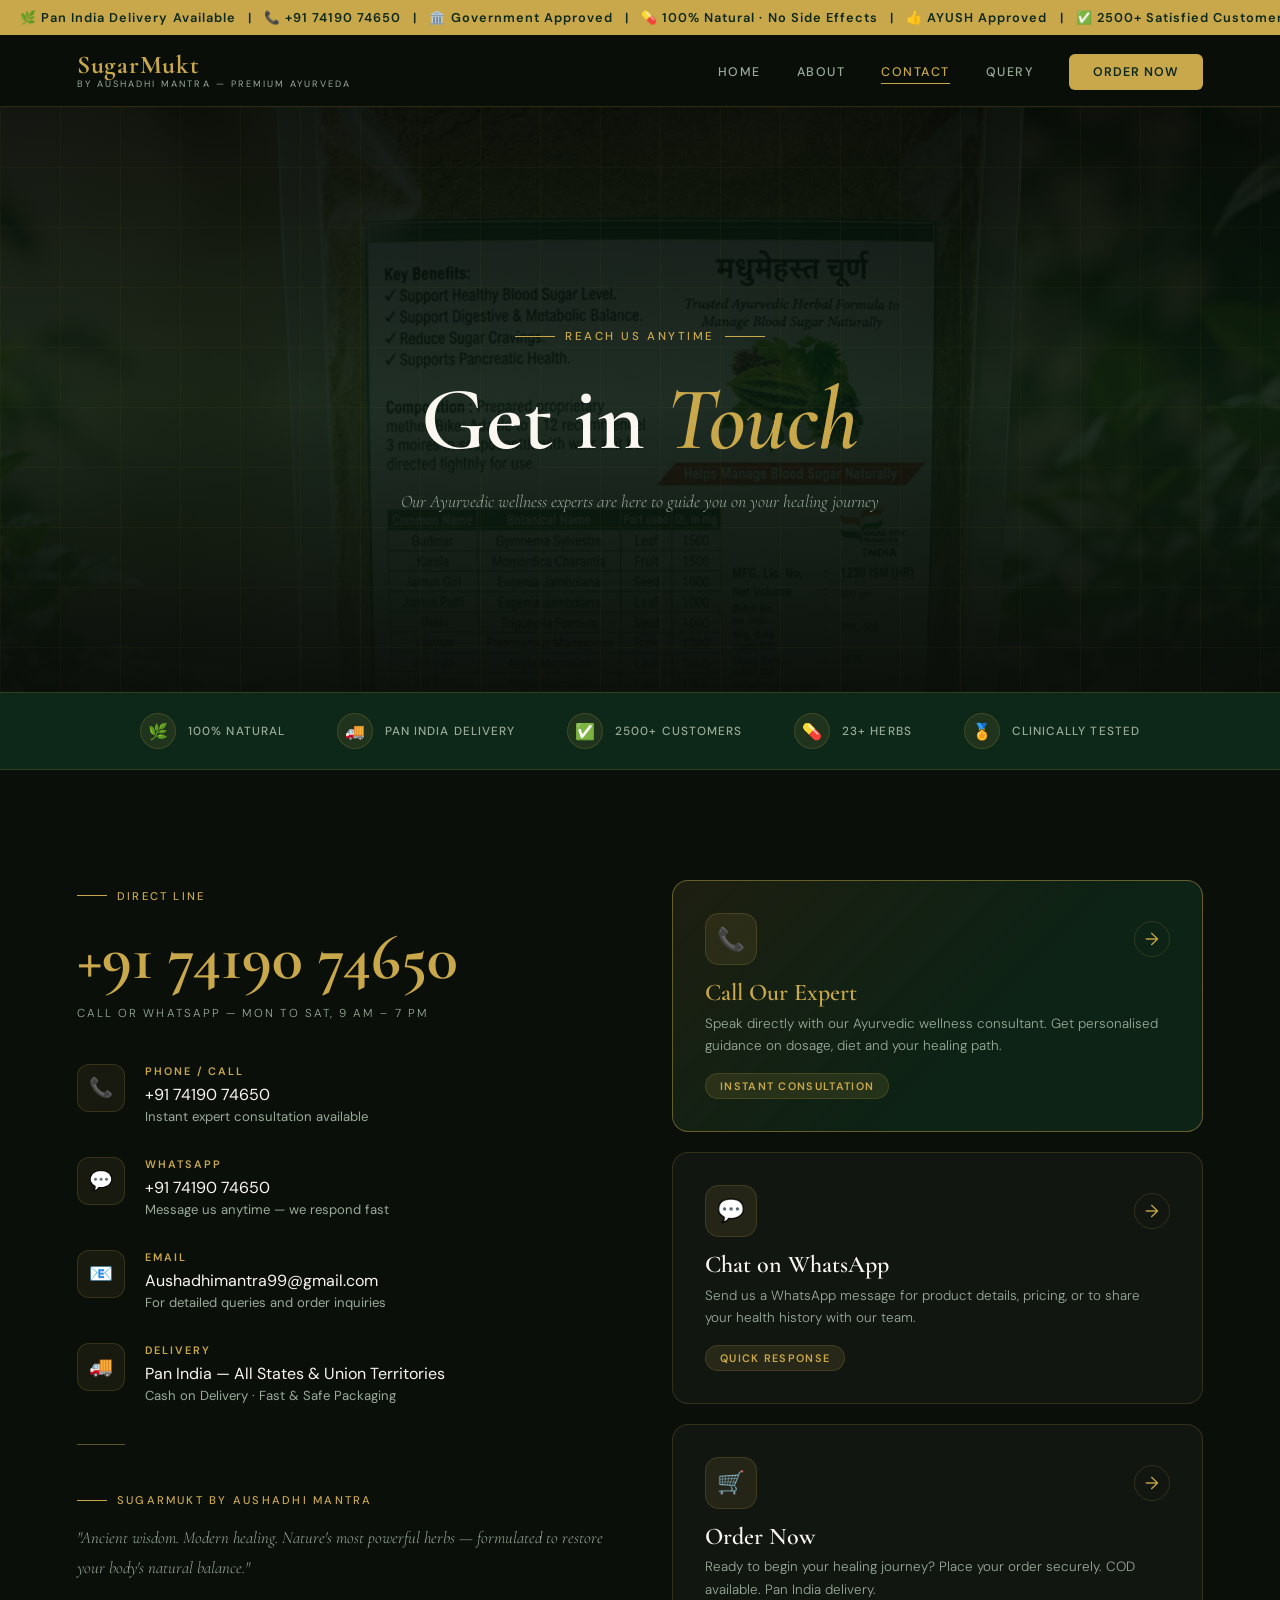
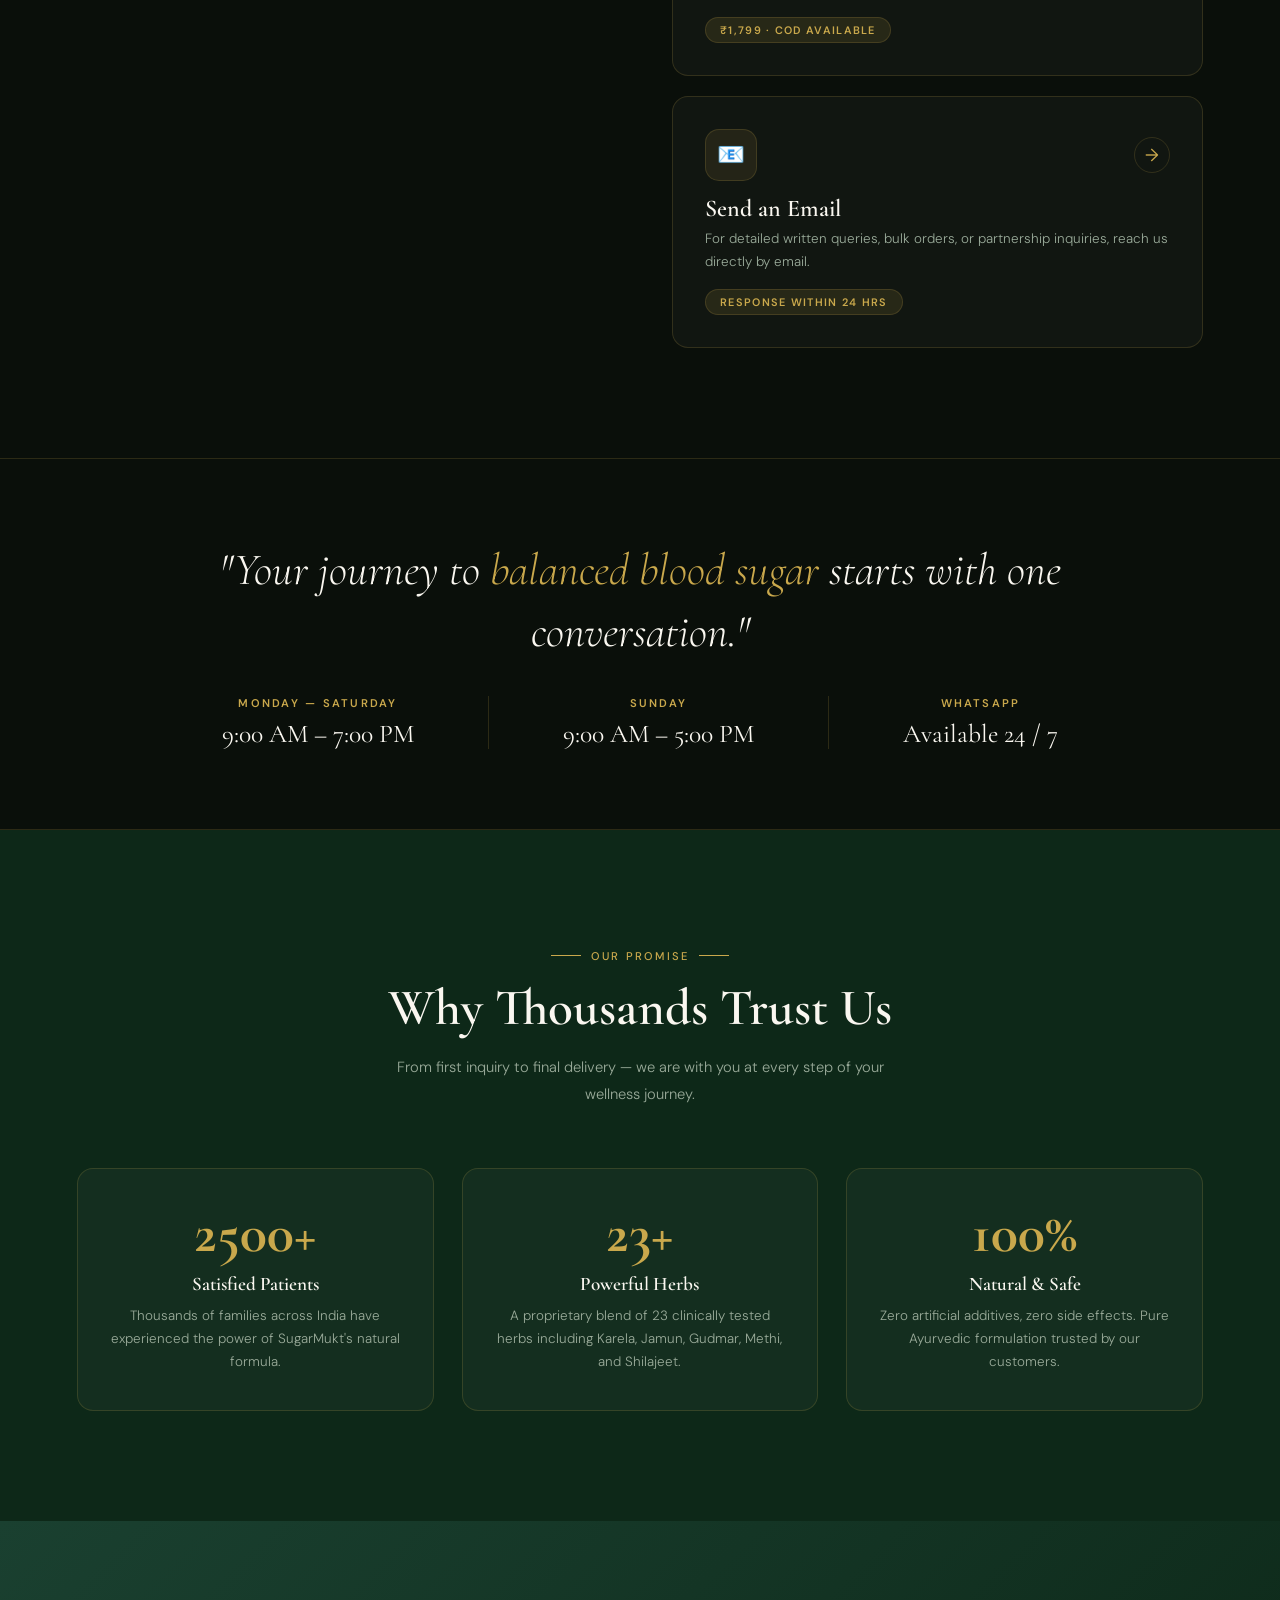
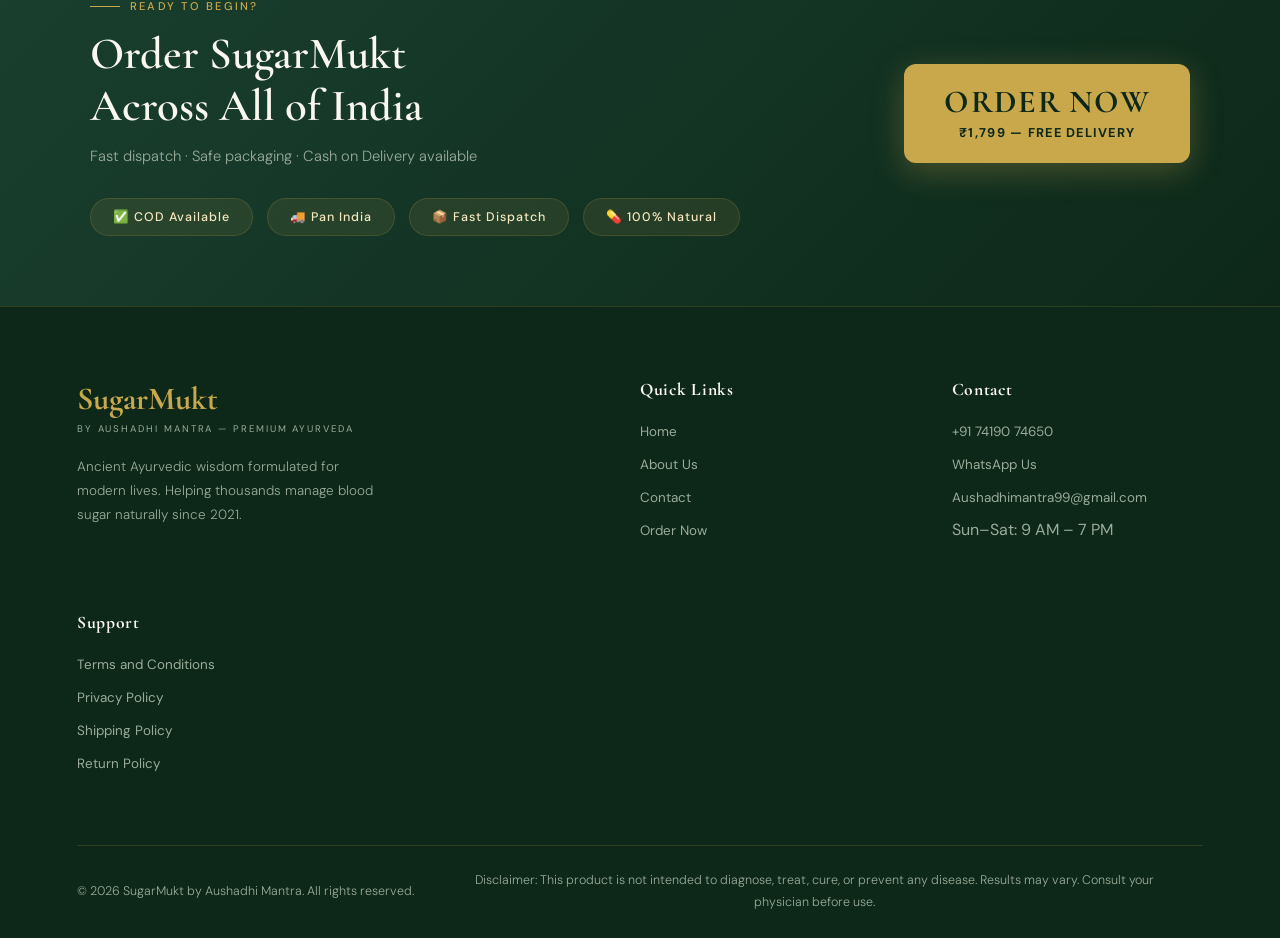
<file: contact.html>
<!DOCTYPE html>
<html lang="en">
<head>
  <meta charset="UTF-8" />
  <meta name="viewport" content="width=device-width, initial-scale=1.0" />
  <title>Contact Us | SugarMukt by Aushadhi Mantra</title>
  <link href="https://fonts.googleapis.com/css2?family=Cormorant+Garamond:ital,wght@0,400;0,500;0,600;0,700;1,400;1,600&family=DM+Sans:wght@300;400;500;600&display=swap" rel="stylesheet" />
  <style>
    /* ====== RESET ====== */
    *, *::before, *::after { margin:0; padding:0; box-sizing:border-box; }
    html { scroll-behavior:smooth; }
    body { font-family:'DM Sans',sans-serif; background:#0a0f0a; color:#e8ede8; overflow-x:hidden; -webkit-font-smoothing:antialiased; }

    :root {
      --gold:#c9a84c; --gold-light:#e8c97a; --gold-pale:#f5e8c0;
      --green-deep:#0d2818; --green-mid:#1a4030; --green-accent:#2d6a4f; --green-bright:#40916c;
      --cream:#faf7f0; --cream-dark:#ede8dc;
      --text-light:#e8ede8; --text-muted:#9aab9a; --text-dark:#1a1f1a;
      --border:rgba(201,168,76,0.18); --border-bright:rgba(201,168,76,0.45);
      --glass:rgba(13,40,24,0.72);
      --radius:16px; --radius-lg:28px;
      --shadow-gold:0 8px 48px rgba(201,168,76,0.12);
      --shadow-deep:0 24px 80px rgba(0,0,0,0.6);
    }

    h1,h2,h3,h4 { font-family:'Cormorant Garamond',serif; font-weight:600; line-height:1.15; }
    p { line-height:1.75; font-weight:300; }

    /* ====== ANNOUNCEMENT BAR ====== */
    .ann-bar {
      background:var(--gold); color:var(--green-deep);
      text-align:center; padding:9px 20px;
      font-size:0.8rem; font-weight:600; letter-spacing:0.08em;
      overflow:hidden; position:relative; z-index:1000;
    }
    .ann-bar span { animation:marquee 35s linear infinite; display:inline-block; white-space:nowrap; }
    @keyframes marquee { 0%{transform:translateX(60vw)} 100%{transform:translateX(-100%)} }

    /* ====== NAVBAR ====== */
    .navbar {
      position:sticky; top:0; z-index:999;
      background:rgba(10,15,10,0.94); backdrop-filter:blur(24px); -webkit-backdrop-filter:blur(24px);
      border-bottom:1px solid var(--border);
      padding:0 6%; display:flex; align-items:center; justify-content:space-between;
      height:72px; transition:height 0.3s ease, background 0.3s ease;
    }
    .navbar.scrolled { height:60px; background:rgba(10,15,10,0.99); }
    .nav-brand { text-decoration:none; display:flex; flex-direction:column; line-height:1; }
    .nav-brand .brand-main { font-family:'Cormorant Garamond',serif; font-size:1.6rem; font-weight:700; color:var(--gold); letter-spacing:0.03em; }
    .nav-brand .brand-sub { font-size:0.58rem; letter-spacing:0.22em; text-transform:uppercase; color:var(--text-muted); margin-top:3px; }
    .nav-links { display:flex; align-items:center; gap:36px; list-style:none; }
    .nav-links a {
      text-decoration:none; font-size:0.78rem; font-weight:500;
      letter-spacing:0.12em; text-transform:uppercase; color:var(--text-muted);
      transition:color 0.25s; position:relative; padding-bottom:4px;
    }
    .nav-links a::after { content:''; position:absolute; bottom:0; left:0; width:0; height:1px; background:var(--gold); transition:width 0.3s ease; }
    .nav-links a:hover, .nav-links a.active { color:var(--gold); }
    .nav-links a:hover::after, .nav-links a.active::after { width:100%; }
    .nav-cta {
      background:var(--gold) !important; color:var(--green-deep) !important;
      padding:10px 24px !important; border-radius:6px !important; font-weight:600 !important;
      letter-spacing:0.08em !important;
    }
    .nav-cta::after { display:none !important; }
    .nav-cta:hover { background:var(--gold-light) !important; }

    .burger { display:none; flex-direction:column; gap:5px; cursor:pointer; padding:6px; background:none; border:none; }
    .burger span { display:block; width:26px; height:1.5px; background:var(--gold); transition:all 0.3s ease; border-radius:2px; }
    .burger.active span:nth-child(1) { transform:translateY(6.5px) rotate(45deg); }
    .burger.active span:nth-child(2) { opacity:0; }
    .burger.active span:nth-child(3) { transform:translateY(-6.5px) rotate(-45deg); }

    .mobile-nav {
      display:none; position:fixed; inset:0;
      background:rgba(5,10,5,0.98); backdrop-filter:blur(20px);
      z-index:9998; flex-direction:column; align-items:center; justify-content:center; gap:40px;
      opacity:0; pointer-events:none; transition:opacity 0.35s ease;
    }
    .mobile-nav.open { opacity:1; pointer-events:all; display:flex; }
    .mobile-nav a { font-family:'Cormorant Garamond',serif; font-size:2.6rem; color:var(--cream); text-decoration:none; font-weight:500; transition:color 0.25s; }
    .mobile-nav a:hover { color:var(--gold); }
    .mobile-nav .close-btn { position:absolute; top:24px; right:28px; font-size:2rem; color:var(--gold); cursor:pointer; background:none; border:none; }

    /* ====== HERO ====== */
    .contact-hero {
      min-height:65vh; position:relative; display:flex; align-items:center; justify-content:center;
      text-align:center; overflow:hidden;
    }
    .contact-hero-bg {
      position:absolute; inset:0;
      background-image:url('images/a1.jpeg');
      background-size:cover; background-position:center;
      filter:brightness(0.22) saturate(1.2);
    }
    .contact-hero-overlay {
      position:absolute; inset:0;
      background:linear-gradient(180deg, rgba(5,12,8,0.7) 0%, rgba(13,40,24,0.55) 50%, rgba(10,15,10,0.95) 100%);
    }
    .hero-grid {
      position:absolute; inset:0;
      background-image:linear-gradient(rgba(201,168,76,0.04) 1px,transparent 1px),linear-gradient(90deg,rgba(201,168,76,0.04) 1px,transparent 1px);
      background-size:60px 60px; pointer-events:none;
    }
    .contact-hero-content {
      position:relative; z-index:2; padding:140px 20px 100px;
    }
    .hero-eyebrow { display:inline-flex; align-items:center; gap:10px; margin-bottom:24px; opacity:0; animation:fadeUp 0.8s ease 0.2s forwards; }
    .hero-eyebrow .line { width:40px; height:1px; background:var(--gold); }
    .hero-eyebrow span { color:var(--gold); font-size:0.72rem; letter-spacing:0.22em; text-transform:uppercase; font-weight:500; }
    .contact-hero h1 { font-size:clamp(3rem,7vw,6rem); color:var(--cream); margin-bottom:16px; opacity:0; animation:fadeUp 0.8s ease 0.4s forwards; }
    .contact-hero h1 em { color:var(--gold); font-style:italic; }
    .contact-hero p { font-size:1.1rem; color:var(--text-muted); max-width:500px; margin:0 auto; opacity:0; animation:fadeUp 0.8s ease 0.6s forwards; font-style:italic; font-family:'Cormorant Garamond',serif; }

    @keyframes fadeUp { from{opacity:0;transform:translateY(30px)} to{opacity:1;transform:translateY(0)} }

    /* ====== TRUST STRIP ====== */
    .trust-strip {
      background:var(--green-deep); border-top:1px solid var(--border); border-bottom:1px solid var(--border);
      padding:20px 6%; display:flex; justify-content:center; gap:52px; flex-wrap:wrap;
    }
    .trust-item { display:flex; align-items:center; gap:12px; }
    .trust-icon {
      width:36px; height:36px; background:rgba(201,168,76,0.1);
      border:1px solid var(--border); border-radius:50%;
      display:flex; align-items:center; justify-content:center; font-size:1rem;
    }
    .trust-text { font-size:0.74rem; letter-spacing:0.09em; text-transform:uppercase; color:var(--text-muted); font-weight:500; }

    /* ====== SECTION COMMON ====== */
    .section { padding:110px 6%; }
    .container-inner { max-width:1200px; margin:0 auto; }
    .section-eyebrow { display:inline-flex; align-items:center; gap:10px; margin-bottom:16px; }
    .section-eyebrow .line { width:30px; height:1px; background:var(--gold); }
    .section-eyebrow span { color:var(--gold); font-size:0.7rem; letter-spacing:0.2em; text-transform:uppercase; font-weight:500; }
    .section-title { font-size:clamp(2rem,4vw,3.4rem); color:var(--cream); margin-bottom:16px; }
    .section-sub { font-size:0.92rem; color:var(--text-muted); max-width:520px; line-height:1.85; margin-bottom:60px; }

    /* ====== MAIN CONTACT GRID ====== */
    .contact-main { background:#0a0f0a; }
    .contact-grid { display:grid; grid-template-columns:1fr 1fr; gap:64px; align-items:start; }

    /* LEFT — BIG CONTACT INFO */
    .contact-left {}
    .contact-left .big-number {
      font-family:'Cormorant Garamond',serif; font-size:clamp(2.6rem,5vw,4rem); font-weight:700;
      color:var(--gold); text-decoration:none; display:block; margin-bottom:8px;
      transition:color 0.25s;
    }
    .contact-left .big-number:hover { color:var(--gold-light); }
    .contact-left .number-label { font-size:0.72rem; letter-spacing:0.18em; text-transform:uppercase; color:var(--text-muted); margin-bottom:40px; }

    .contact-divider { width:48px; height:1px; background:var(--border-bright); margin:40px 0; }

    .contact-detail-row { display:flex; align-items:flex-start; gap:20px; margin-bottom:32px; }
    .detail-icon {
      width:48px; height:48px; flex-shrink:0;
      background:rgba(201,168,76,0.08); border:1px solid var(--border);
      border-radius:12px; display:flex; align-items:center; justify-content:center; font-size:1.2rem;
      transition:background 0.25s, border-color 0.25s;
    }
    .contact-detail-row:hover .detail-icon { background:rgba(201,168,76,0.18); border-color:var(--border-bright); }
    .detail-text .label { font-size:0.68rem; letter-spacing:0.18em; text-transform:uppercase; color:var(--gold); font-weight:600; margin-bottom:6px; }
    .detail-text .value { font-size:1rem; color:var(--cream); font-weight:400; }
    .detail-text .value a { color:var(--cream); text-decoration:none; transition:color 0.25s; }
    .detail-text .value a:hover { color:var(--gold); }
    .detail-text .sub-value { font-size:0.82rem; color:var(--text-muted); margin-top:3px; }

    /* RIGHT — ACTION CARDS */
    .contact-right { display:flex; flex-direction:column; gap:20px; }

    .action-card {
      background:rgba(255,255,255,0.03); border:1px solid var(--border);
      border-radius:var(--radius); padding:32px; position:relative; overflow:hidden;
      transition:border-color 0.35s, transform 0.35s, box-shadow 0.35s;
      cursor:pointer; text-decoration:none; display:block;
    }
    .action-card::before {
      content:''; position:absolute; inset:0;
      background:linear-gradient(135deg, rgba(201,168,76,0.05) 0%, transparent 60%);
      opacity:0; transition:opacity 0.35s;
    }
    .action-card:hover { border-color:var(--border-bright); transform:translateY(-4px); box-shadow:var(--shadow-gold); }
    .action-card:hover::before { opacity:1; }

    .action-card-top { display:flex; align-items:center; justify-content:space-between; margin-bottom:14px; }
    .action-card-icon {
      width:52px; height:52px;
      background:rgba(201,168,76,0.1); border:1px solid var(--border);
      border-radius:14px; display:flex; align-items:center; justify-content:center; font-size:1.4rem;
    }
    .action-card-arrow {
      width:36px; height:36px; border-radius:50%; border:1px solid var(--border);
      display:flex; align-items:center; justify-content:center; color:var(--gold);
      font-size:1.1rem; transition:background 0.25s;
    }
    .action-card:hover .action-card-arrow { background:var(--gold); color:var(--green-deep); }
    .action-card h3 { font-family:'Cormorant Garamond',serif; font-size:1.5rem; color:var(--cream); margin-bottom:6px; }
    .action-card p { font-size:0.84rem; color:var(--text-muted); line-height:1.65; }
    .action-card .card-tag {
      display:inline-block; margin-top:16px;
      background:rgba(201,168,76,0.12); border:1px solid var(--border);
      color:var(--gold); padding:5px 14px; border-radius:100px;
      font-size:0.68rem; letter-spacing:0.12em; text-transform:uppercase; font-weight:600;
    }

    /* Featured call card */
    .action-card.featured {
      background:linear-gradient(135deg, rgba(201,168,76,0.1) 0%, rgba(13,40,24,0.8) 60%);
      border-color:var(--border-bright);
    }
    .action-card.featured h3 { color:var(--gold); }

    /* ====== PROMISE SECTION ====== */
    .promise-section { background:var(--green-deep); padding:110px 6%; }
    .promise-grid { display:grid; grid-template-columns:repeat(3,1fr); gap:28px; margin-top:60px; }
    .promise-card {
      background:rgba(255,255,255,0.03); border:1px solid var(--border);
      border-radius:var(--radius); padding:36px 28px; text-align:center;
      transition:border-color 0.35s, transform 0.35s;
    }
    .promise-card:hover { border-color:var(--border-bright); transform:translateY(-6px); }
    .promise-num {
      font-family:'Cormorant Garamond',serif; font-size:3.5rem; font-weight:700;
      color:var(--gold); line-height:1; margin-bottom:12px;
    }
    .promise-card h4 { font-size:1.2rem; color:var(--cream); margin-bottom:10px; }
    .promise-card p { font-size:0.84rem; color:var(--text-muted); line-height:1.7; }

    /* ====== HOURS BANNER ====== */
    .hours-banner {
      background:#0a0f0a; padding:80px 6%;
      border-top:1px solid var(--border); border-bottom:1px solid var(--border);
    }
    .hours-inner {
      max-width:900px; margin:0 auto; text-align:center;
    }
    .hours-inner .big-quote {
      font-family:'Cormorant Garamond',serif; font-size:clamp(1.6rem,3.5vw,2.8rem);
      color:var(--cream); font-style:italic; line-height:1.4; margin-bottom:32px;
    }
    .hours-inner .big-quote span { color:var(--gold); }
    .hours-row { display:flex; justify-content:center; gap:64px; flex-wrap:wrap; }
    .hours-item { text-align:center; }
    .hours-item .day { font-size:0.7rem; letter-spacing:0.2em; text-transform:uppercase; color:var(--gold); font-weight:600; margin-bottom:8px; }
    .hours-item .time { font-family:'Cormorant Garamond',serif; font-size:1.6rem; color:var(--cream); }
    .hours-sep { width:1px; background:var(--border); align-self:stretch; margin:0 10px; }

    /* ====== DELIVERY STRIP ====== */
    .delivery-strip {
      background:linear-gradient(135deg, var(--green-mid) 0%, var(--green-deep) 100%);
      padding:70px 6%;
    }
    .delivery-inner { max-width:1100px; margin:0 auto; display:grid; grid-template-columns:1fr auto; align-items:center; gap:60px; }
    .delivery-inner h2 { font-size:clamp(2rem,3.5vw,3rem); color:var(--cream); margin-bottom:12px; }
    .delivery-inner p { font-size:0.92rem; color:var(--text-muted); }
    .delivery-pills { display:flex; gap:14px; flex-wrap:wrap; margin-top:28px; }
    .pill {
      background:rgba(201,168,76,0.1); border:1px solid var(--border);
      color:var(--gold-pale); padding:10px 22px; border-radius:100px;
      font-size:0.78rem; letter-spacing:0.08em; font-weight:500;
    }
    .delivery-btn {
      display:inline-flex; flex-direction:column; align-items:center; gap:6px;
      background:var(--gold); color:var(--green-deep);
      padding:22px 40px; border-radius:12px; font-weight:700;
      font-size:0.8rem; letter-spacing:0.1em; text-transform:uppercase;
      text-decoration:none; transition:all 0.3s ease; white-space:nowrap;
      box-shadow:0 8px 32px rgba(201,168,76,0.3);
    }
    .delivery-btn .delivery-btn-num { font-family:'Cormorant Garamond',serif; font-size:2rem; font-weight:700; line-height:1; }
    .delivery-btn:hover { background:var(--gold-light); transform:translateY(-3px); box-shadow:0 16px 48px rgba(201,168,76,0.45); color:var(--green-deep); }

    /* ====== FOOTER ====== */
    .footer {
      background:var(--green-deep); padding:72px 6% 0;
      border-top:1px solid var(--border);
    }
    .footer-grid { max-width:1200px; margin:0 auto; display:grid; grid-template-columns:2fr 1fr 1fr; gap:60px; padding-bottom:60px; border-bottom:1px solid var(--border); }
    .footer-brand .brand-main { font-family:'Cormorant Garamond',serif; font-size:2rem; font-weight:700; color:var(--gold); }
    .footer-brand .brand-sub { font-size:0.6rem; letter-spacing:0.2em; text-transform:uppercase; color:var(--text-muted); margin-bottom:20px; display:block; margin-top:4px; }
    .footer-brand p { font-size:0.84rem; color:var(--text-muted); line-height:1.8; max-width:300px; }
    .footer-col h5 { font-family:'Cormorant Garamond',serif; font-size:1.1rem; color:var(--cream); margin-bottom:20px; letter-spacing:0.04em; }
    .footer-col ul { list-style:none; }
    .footer-col ul li { margin-bottom:12px; }
    .footer-col ul li a { color:var(--text-muted); text-decoration:none; font-size:0.84rem; transition:color 0.25s; }
    .footer-col ul li a:hover { color:var(--gold); }
    .footer-bottom { max-width:1200px; margin:0 auto; padding:24px 0; display:flex; justify-content:space-between; align-items:center; flex-wrap:wrap; gap:12px; }
    .footer-bottom p { font-size:0.78rem; color:var(--text-muted); }
    .footer-disclaimer { font-size:0.72rem; color:rgba(154,171,154,0.55); max-width:700px; text-align:center; margin:0 auto; }

    /* ====== MOBILE ORDER BAR ====== */
    .mobile-order-bar {
      display:none; position:fixed; bottom:0; left:0; right:0; z-index:997;
      background:rgba(10,15,10,0.97); backdrop-filter:blur(16px);
      border-top:1px solid var(--border); padding:14px 20px;
    }
    .mobile-order-bar a {
      display:block; text-align:center;
      background:var(--gold); color:var(--green-deep);
      padding:15px 24px; border-radius:10px; font-weight:700;
      font-size:0.85rem; letter-spacing:0.1em; text-transform:uppercase;
      text-decoration:none; transition:background 0.25s;
    }
    .mobile-order-bar a:hover { background:var(--gold-light); }

    /* ====== WHATSAPP ====== */
    .wa-btn {
      position:fixed; bottom:90px; right:24px; z-index:996;
      width:50px; height:50px; border-radius:50%;
      background:#25d366; display:flex; align-items:center; justify-content:center;
      box-shadow:0 4px 20px rgba(37,211,102,0.35); text-decoration:none;
      transition:transform 0.3s ease;
    }
    .wa-btn:hover { transform:scale(1.1); }
    .wa-btn svg { width:26px; height:26px; fill:#fff; }

    /* ====== SCROLL TOP ====== */
    .scroll-top {
      position:fixed; bottom:90px; left:24px; z-index:996;
      width:44px; height:44px; border-radius:50%;
      background:rgba(201,168,76,0.15); border:1px solid var(--border);
      display:flex; align-items:center; justify-content:center;
      color:var(--gold); font-size:1.1rem; text-decoration:none;
      opacity:0; pointer-events:none; transition:all 0.3s ease;
    }
    .scroll-top.visible { opacity:1; pointer-events:all; }
    .scroll-top:hover { background:var(--gold); color:var(--green-deep); }

    /* ====== REVEAL ANIMATION ====== */
    .reveal { opacity:0; transform:translateY(40px); transition:opacity 0.7s ease, transform 0.7s ease; }
    .reveal.visible { opacity:1; transform:translateY(0); }

    /* ====== RESPONSIVE ====== */
    @media(max-width:1024px) {
      .contact-grid { grid-template-columns:1fr; gap:60px; }
      .promise-grid { grid-template-columns:1fr 1fr; }
      .footer-grid { grid-template-columns:1fr 1fr; }
      .delivery-inner { grid-template-columns:1fr; text-align:center; }
      .delivery-pills { justify-content:center; }
      .delivery-btn { align-self:center; margin:0 auto; }
    }
    @media(max-width:768px) {
      .nav-links { display:none; }
      .burger { display:flex; }
      .section { padding:80px 6%; }
      .promise-grid { grid-template-columns:1fr; }
      .footer-grid { grid-template-columns:1fr; gap:40px; }
      .footer-bottom { flex-direction:column; text-align:center; }
      .trust-strip { gap:28px; }
      .hours-row { gap:32px; }
      .mobile-order-bar { display:block; }
      .wa-btn { bottom:80px; }
      .scroll-top { bottom:80px; }
    }
  </style>
  <script async src="https://www.googletagmanager.com/gtag/js?id=AW-18364282405">
</script>
<script>
  window.dataLayer = window.dataLayer || [];
  function gtag(){dataLayer.push(arguments);}
  gtag('js', new Date());

  gtag('config', 'AW-18364282405');
</script>
  
</head>
<body>

<!-- ====== ANNOUNCEMENT BAR ====== -->
<div class="ann-bar">
  <span>🌿 Pan India Delivery Available &nbsp;&nbsp;|&nbsp;&nbsp; 📞 +91 74190 74650 &nbsp;&nbsp;|&nbsp;&nbsp; 🏛️ Government Approved &nbsp;&nbsp;|&nbsp;&nbsp; 💊 100% Natural · No Side Effects &nbsp;&nbsp;|&nbsp;&nbsp; 👍 AYUSH Approved &nbsp;&nbsp;|&nbsp;&nbsp; ✅ 2500+ Satisfied Customers  </span>
</div>

<!-- ====== NAVBAR ====== -->
<nav class="navbar" id="navbar">
  <a href="index.html" class="nav-brand">
    <span class="brand-main">SugarMukt</span>
    <span class="brand-sub">by Aushadhi Mantra — Premium Ayurveda</span>
  </a>
  <ul class="nav-links">
    <li><a href="index.html">Home</a></li>
    <li><a href="about.html">About</a></li>
    <li><a href="contact.html" class="active">Contact</a></li>
    <li><a href="https://wa.me/917419074650?text=Hello%20I%20have%20a%20query" target="_blank">Query</a></li>
    <li><a href="order.html" class="nav-cta">Order Now</a></li>
  </ul>
  <button class="burger" id="burger" aria-label="Menu">
    <span></span><span></span><span></span>
  </button>
</nav>

<!-- ====== MOBILE NAV ====== -->
<div class="mobile-nav" id="mobileNav">
  <button class="close-btn" id="closeNav">✕</button>
  <a href="index.html">Home</a>
  <a href="about.html">About</a>
  <a href="contact.html">Contact</a>
  <a href="https://wa.me/917419074650?text=Hello%20I%20have%20a%20query" target="_blank">Query</a>
  <a href="order.html" style="color:var(--gold);">Order Now</a>
</div>

<!-- ====== CONTACT HERO ====== -->
<section class="contact-hero">
  <div class="contact-hero-bg"></div>
  <div class="contact-hero-overlay"></div>
  <div class="hero-grid"></div>
  <div class="contact-hero-content">
    <div class="hero-eyebrow" style="justify-content:center;">
      <div class="line"></div>
      <span>Reach Us Anytime</span>
      <div class="line"></div>
    </div>
    <h1>Get in <em>Touch</em></h1>
    <p>Our Ayurvedic wellness experts are here to guide you on your healing journey</p>
  </div>
</section>

<!-- ====== TRUST STRIP ====== -->
<div class="trust-strip">
  <div class="trust-item"><div class="trust-icon">🌿</div><span class="trust-text">100% Natural</span></div>
  <div class="trust-item"><div class="trust-icon">🚚</div><span class="trust-text">Pan India Delivery</span></div>
  <div class="trust-item"><div class="trust-icon">✅</div><span class="trust-text">2500+ Customers</span></div>
  <div class="trust-item"><div class="trust-icon">💊</div><span class="trust-text">23+ Herbs</span></div>
  <div class="trust-item"><div class="trust-icon">🏅</div><span class="trust-text">Clinically Tested</span></div>
</div>

<!-- ====== MAIN CONTACT SECTION ====== -->
<section class="section contact-main">
  <div class="container-inner">
    <div class="contact-grid">

      <!-- LEFT: CONTACT INFO -->
      <div class="contact-left reveal">
        <div class="section-eyebrow">
          <div class="line"></div>
          <span>Direct Line</span>
        </div>
        <a href="tel:+917419074650" class="big-number">+91 74190 74650</a>
        <p class="number-label">Call or WhatsApp — Mon to Sat, 9 AM – 7 PM</p>

        <div class="contact-detail-row">
          <div class="detail-icon">📞</div>
          <div class="detail-text">
            <div class="label">Phone / Call</div>
            <div class="value"><a href="tel:+917419074650">+91 74190 74650</a></div>
            <div class="sub-value">Instant expert consultation available</div>
          </div>
        </div>

        <div class="contact-detail-row">
          <div class="detail-icon">💬</div>
          <div class="detail-text">
            <div class="label">WhatsApp</div>
            <div class="value"><a href="https://wa.me/917419074650" target="_blank" rel="noopener">+91 74190 74650</a></div>
            <div class="sub-value">Message us anytime — we respond fast</div>
          </div>
        </div>

        <div class="contact-detail-row">
          <div class="detail-icon">📧</div>
          <div class="detail-text">
            <div class="label">Email</div>
            <div class="value"><a href="mailto:Aushadhimantra99@gmail.com">Aushadhimantra99@gmail.com</a></div>
            <div class="sub-value">For detailed queries and order inquiries</div>
          </div>
        </div>

        <div class="contact-detail-row">
          <div class="detail-icon">🚚</div>
          <div class="detail-text">
            <div class="label">Delivery</div>
            <div class="value">Pan India — All States & Union Territories</div>
            <div class="sub-value">Cash on Delivery · Fast &amp; Safe Packaging</div>
          </div>
        </div>

        <div class="contact-divider"></div>

        <div class="section-eyebrow" style="margin-top:0;">
          <div class="line"></div>
          <span>SugarMukt by Aushadhi Mantra</span>
        </div>
        <p style="color:var(--text-muted); font-size:0.88rem; font-style:italic; font-family:'Cormorant Garamond',serif; font-size:1.05rem; line-height:1.8;">
          "Ancient wisdom. Modern healing. Nature's most powerful herbs — formulated to restore your body's natural balance."
        </p>
      </div>

      <!-- RIGHT: ACTION CARDS -->
      <div class="contact-right reveal" style="transition-delay:0.15s;">

        <a href="tel:+917419074650" class="action-card featured">
          <div class="action-card-top">
            <div class="action-card-icon">📞</div>
            <div class="action-card-arrow">→</div>
          </div>
          <h3>Call Our Expert</h3>
          <p>Speak directly with our Ayurvedic wellness consultant. Get personalised guidance on dosage, diet and your healing path.</p>
          <span class="card-tag">Instant Consultation</span>
        </a>

        <a href="https://wa.me/917419074650?text=Hello,%20I%20want%20to%20know%20more%20about%20SugarMukt%20by%20Vayur" target="_blank" rel="noopener" class="action-card">
          <div class="action-card-top">
            <div class="action-card-icon">💬</div>
            <div class="action-card-arrow">→</div>
          </div>
          <h3>Chat on WhatsApp</h3>
          <p>Send us a WhatsApp message for product details, pricing, or to share your health history with our team.</p>
          <span class="card-tag">Quick Response</span>
        </a>

        <a href="order.html" class="action-card">
          <div class="action-card-top">
            <div class="action-card-icon">🛒</div>
            <div class="action-card-arrow">→</div>
          </div>
          <h3>Order Now</h3>
          <p>Ready to begin your healing journey? Place your order securely. COD available. Pan India delivery.</p>
          <span class="card-tag">₹1,799 · COD Available</span>
        </a>

        <a href="mailto:Aushadhimantra99@gmail.com?subject=SugarMukt Query&body=Hello, I have a query about SugarMukt by Aushadhi Mantra." class="action-card">
          <div class="action-card-top">
            <div class="action-card-icon">📧</div>
            <div class="action-card-arrow">→</div>
          </div>
          <h3>Send an Email</h3>
          <p>For detailed written queries, bulk orders, or partnership inquiries, reach us directly by email.</p>
          <span class="card-tag">Response within 24 hrs</span>
        </a>

      </div>
    </div>
  </div>
</section>

<!-- ====== HOURS BANNER ====== -->
<div class="hours-banner">
  <div class="hours-inner">
    <p class="big-quote">"Your journey to <span>balanced blood sugar</span> starts with one conversation."</p>
    <div class="hours-row">
      <div class="hours-item">
        <div class="day">Monday — Saturday</div>
        <div class="time">9:00 AM – 7:00 PM</div>
      </div>
      <div class="hours-sep"></div>
      <div class="hours-item">
        <div class="day">Sunday</div>
        <div class="time">9:00 AM – 5:00 PM</div>
      </div>
      <div class="hours-sep"></div>
      <div class="hours-item">
        <div class="day">WhatsApp</div>
        <div class="time">Available 24 / 7</div>
      </div>
    </div>
  </div>
</div>

<!-- ====== PROMISE SECTION ====== -->
<section class="promise-section">
  <div class="container-inner">
    <div style="text-align:center; margin-bottom:60px;" class="reveal">
      <div class="section-eyebrow" style="justify-content:center;">
        <div class="line"></div>
        <span>Our Promise</span>
        <div class="line"></div>
      </div>
      <h2 class="section-title">Why Thousands Trust Us</h2>
      <p style="color:var(--text-muted); font-size:0.92rem; max-width:520px; margin:0 auto; line-height:1.85;">From first inquiry to final delivery — we are with you at every step of your wellness journey.</p>
    </div>
    <div class="promise-grid">
      <div class="promise-card reveal">
        <div class="promise-num">2500+</div>
        <h4>Satisfied Patients</h4>
        <p>Thousands of families across India have experienced the power of SugarMukt's natural formula.</p>
      </div>
      <div class="promise-card reveal" style="transition-delay:0.1s;">
        <div class="promise-num">23+</div>
        <h4>Powerful Herbs</h4>
        <p>A proprietary blend of 23 clinically tested herbs including Karela, Jamun, Gudmar, Methi, and Shilajeet.</p>
      </div>
      <div class="promise-card reveal" style="transition-delay:0.2s;">
        <div class="promise-num">100%</div>
        <h4>Natural & Safe</h4>
        <p>Zero artificial additives, zero side effects. Pure Ayurvedic formulation trusted by our customers.</p>
      </div>
    </div>
  </div>
</section>

<!-- ====== DELIVERY CTA ====== -->
<section class="delivery-strip">
  <div class="delivery-inner reveal">
    <div>
      <div class="section-eyebrow">
        <div class="line"></div>
        <span>Ready to Begin?</span>
      </div>
      <h2>Order SugarMukt<br>Across All of India</h2>
      <p style="color:var(--text-muted); margin-top:8px;">Fast dispatch · Safe packaging · Cash on Delivery available</p>
      <div class="delivery-pills">
        <span class="pill">✅ COD Available</span>
        <span class="pill">🚚 Pan India</span>
        <span class="pill">📦 Fast Dispatch</span>
        <span class="pill">💊 100% Natural</span>
      </div>
    </div>
    <a href="order.html" class="delivery-btn">
      <span class="delivery-btn-num">Order Now</span>
      <span>₹1,799 — Free Delivery</span>
    </a>
  </div>
</section>

<!-- ====== FOOTER ====== -->
<footer class="footer">
  <div class="footer-grid">
    <div class="footer-brand">
      <div class="brand-main">SugarMukt</div>
      <span class="brand-sub">by Aushadhi Mantra — Premium Ayurveda</span>
      <p>Ancient Ayurvedic wisdom formulated for modern lives. Helping thousands manage blood sugar naturally since 2021.</p> 
    </div>
    <div class="footer-col">
      <h5>Quick Links</h5>
      <ul>
        <li><a href="index.html">Home</a></li>
        <li><a href="about.html">About Us</a></li>
        <li><a href="contact.html">Contact</a></li>
        <li><a href="order.html">Order Now</a></li>
      </ul>
    </div>
    <div class="footer-col">
      <h5>Contact</h5>
      <ul>
        <li><a href="tel:+917419074650">+91 74190 74650</a></li>
        <li><a href="https://wa.me/917419074650" target="_blank" rel="noopener">WhatsApp Us</a></li>
        <li><a href="mailto:Aushadhimantra99@gmail.com">Aushadhimantra99@gmail.com</a></li>
        <li><span style="color:var(--text-muted);">Sun–Sat: 9 AM – 7 PM</span></li>
      </ul>
    </div>
    <div class="footer-col">
      <h5>Support</h5>
      <ul>
        <li><a href="terms.html">Terms and Conditions</a></li>
        <li><a href="privacy.html">Privacy Policy</a></li>
        <li><a href="shipping.html">Shipping Policy</a></li>
        <li><a href="retun.html">Return Policy</a></li>
      </ul>
    </div>
  </div>
  <div class="footer-bottom">
    <p style="color:var(--text-muted);">© 2026 SugarMukt by Aushadhi Mantra. All rights reserved.</p>
    <p class="footer-disclaimer">Disclaimer: This product is not intended to diagnose, treat, cure, or prevent any disease. Results may vary. Consult your physician before use.</p>
  </div>
</footer>

<!-- ====== MOBILE ORDER BAR ====== -->
<div class="mobile-order-bar">
  <a href="order.html">🛒 Order Now</a>
</div>

<!-- ====== SCROLL TOP ====== -->
<a href="#" class="scroll-top" id="scrollTop" aria-label="Back to top">↑</a>

<script>
  // ---- Navbar scroll ----
  const navbar = document.getElementById('navbar');
  window.addEventListener('scroll', () => {
    navbar.classList.toggle('scrolled', window.scrollY > 60);
    document.getElementById('scrollTop').classList.toggle('visible', window.scrollY > 400);
  });

  // ---- Mobile nav ----
  const burger = document.getElementById('burger');
  const mobileNav = document.getElementById('mobileNav');
  const closeNav = document.getElementById('closeNav');
  burger.addEventListener('click', () => {
    burger.classList.toggle('active');
    mobileNav.classList.toggle('open');
    document.body.style.overflow = mobileNav.classList.contains('open') ? 'hidden' : '';
  });
  closeNav.addEventListener('click', () => {
    burger.classList.remove('active');
    mobileNav.classList.remove('open');
    document.body.style.overflow = '';
  });
  mobileNav.querySelectorAll('a').forEach(a => a.addEventListener('click', () => {
    burger.classList.remove('active');
    mobileNav.classList.remove('open');
    document.body.style.overflow = '';
  }));

  // ---- Scroll reveal ----
  const observer = new IntersectionObserver((entries) => {
    entries.forEach(e => { if(e.isIntersecting) { e.target.classList.add('visible'); observer.unobserve(e.target); } });
  }, { threshold: 0.12 });
  document.querySelectorAll('.reveal').forEach(el => observer.observe(el));

  // ---- Hero bg parallax ----
  const heroBg = document.querySelector('.contact-hero-bg');
  window.addEventListener('scroll', () => {
    if(heroBg) heroBg.style.transform = `translateY(${window.scrollY * 0.25}px)`;
  });
</script>

</body>
</html>
</file>
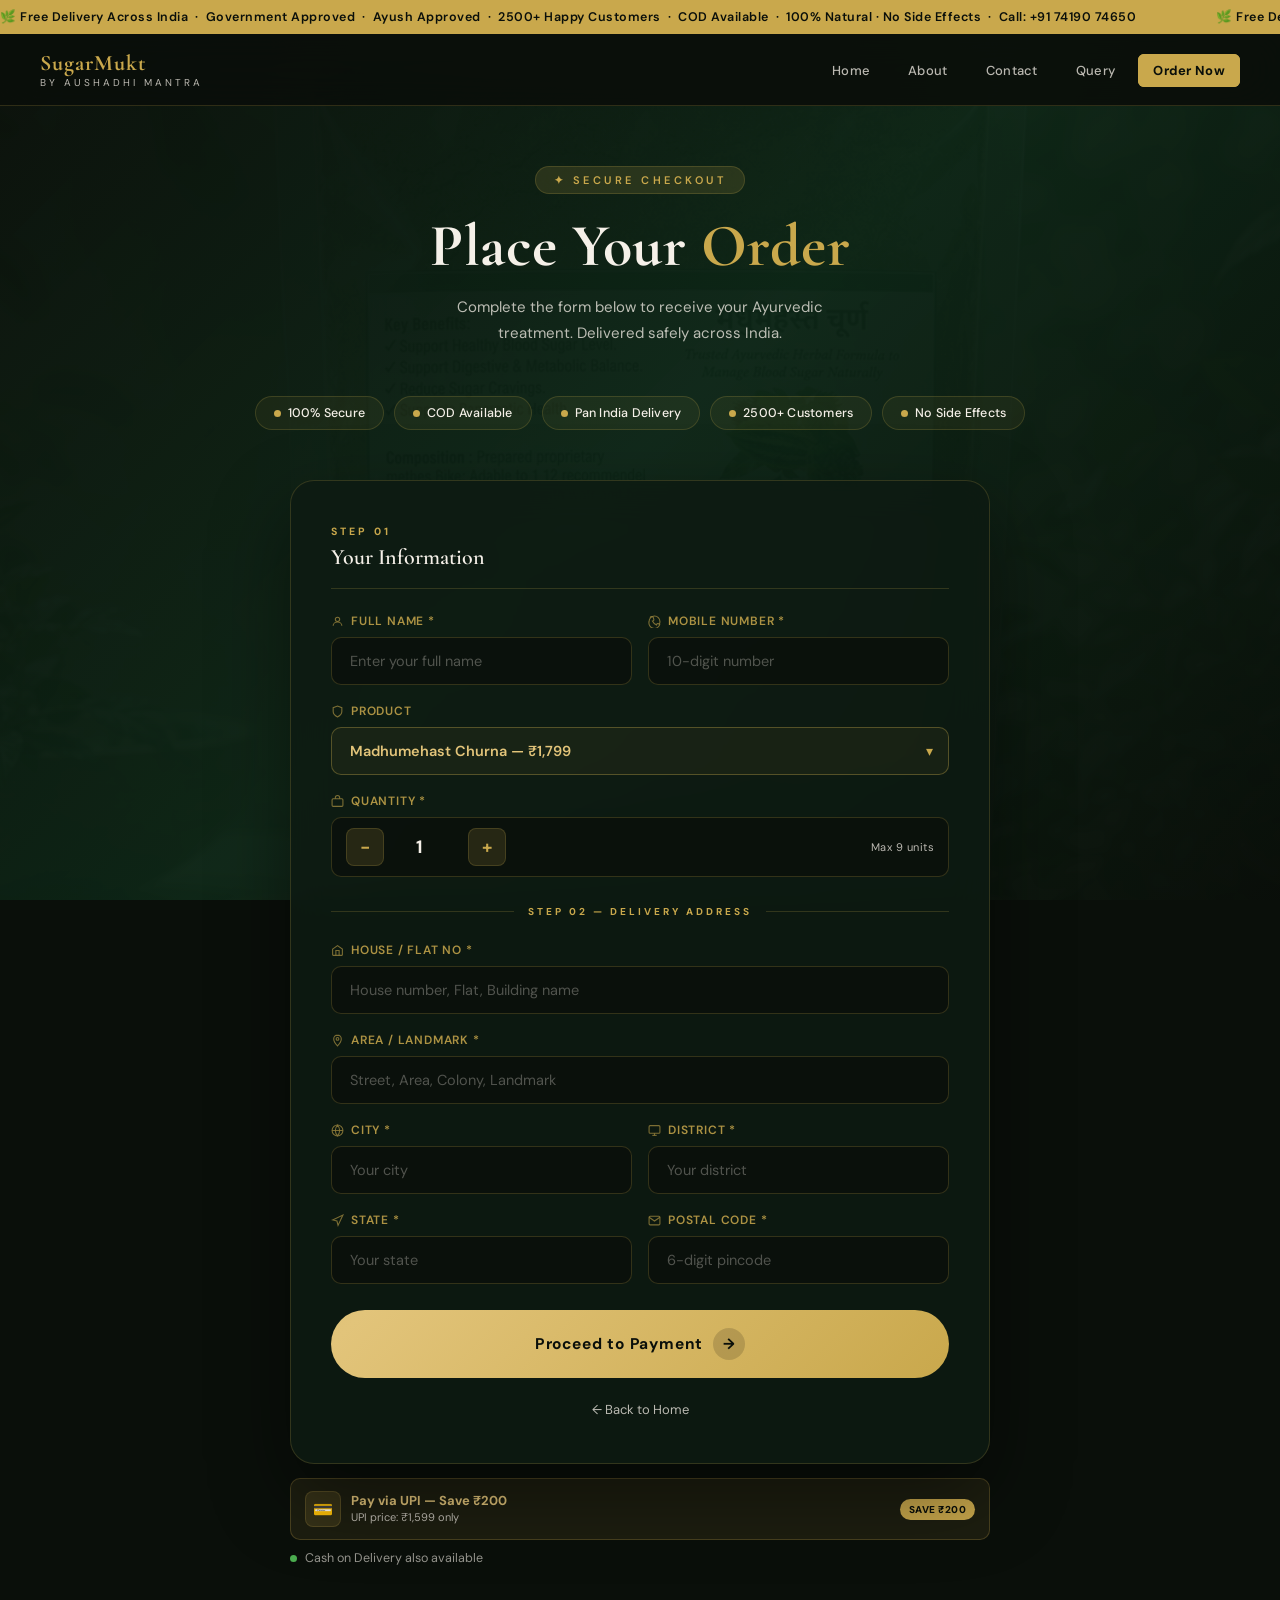
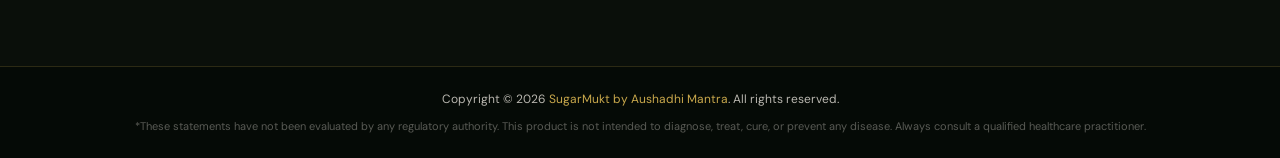
<file: order.html>
<!DOCTYPE html>
<html lang="en">
<head>
<meta charset="UTF-8">
<meta name="viewport" content="width=device-width, initial-scale=1.0">
<title>Order Now | SugarMukt by Aushadhi Mantra</title>
<link href="https://fonts.googleapis.com/css2?family=Cormorant+Garamond:wght@400;500;600;700&family=DM+Sans:wght@300;400;500;600;700&display=swap" rel="stylesheet">

<style>
/* =========================================================
   SUGARMUKT BY Aushadhi Mantra — ORDER PAGE
   Design system: Dark forest #0a0f0a | Gold #c9a84c | Cream #f5f0e8
   Fonts: Cormorant Garamond (headings) + DM Sans (body)
========================================================= */

:root {
  --dark:       #0a0f0a;
  --dark2:      #0d1a12;
  --dark3:      #122018;
  --forest:     #0d2818;
  --green:      #1a4d2e;
  --gold:       #c9a84c;
  --gold-light: #e2c47a;
  --gold-dim:   rgba(201,168,76,0.15);
  --cream:      #f5f0e8;
  --cream2:     #ede6d4;
  --text-light: rgba(245,240,232,0.75);
  --border:     rgba(201,168,76,0.2);
  --radius:     16px;
  --radius-sm:  10px;
  --trans:      0.35s cubic-bezier(0.4,0,0.2,1);
}

*, *::before, *::after { margin:0; padding:0; box-sizing:border-box; }

html { scroll-behavior: smooth; }

body {
  font-family: 'DM Sans', sans-serif;
  background: var(--dark);
  color: var(--cream);
  min-height: 100vh;
  overflow-x: hidden;
}

/* ── AMBIENT BACKGROUND ──────────────────────────── */
body::before {
  content: '';
  position: fixed;
  inset: 0;
  background:
    radial-gradient(ellipse 80% 60% at 15% 20%, rgba(26,77,46,0.35) 0%, transparent 70%),
    radial-gradient(ellipse 60% 50% at 85% 80%, rgba(201,168,76,0.08) 0%, transparent 70%),
    url('images/a1.jpeg') center/cover no-repeat;
  opacity: 0.18;
  z-index: 0;
  pointer-events: none;
}

body::after {
  content: '';
  position: fixed;
  inset: 0;
  background: linear-gradient(135deg, rgba(10,15,10,0.92) 0%, rgba(13,40,24,0.88) 50%, rgba(10,15,10,0.95) 100%);
  z-index: 0;
  pointer-events: none;
}

/* ── ANNOUNCEMENT BAR ────────────────────────────── */
.announce-bar {
  position: relative;
  z-index: 100;
  background: var(--gold);
  color: var(--dark);
  font-size: 12.5px;
  font-weight: 600;
  letter-spacing: 0.5px;
  padding: 9px 0;
  overflow: hidden;
}
.announce-track {
  display: flex;
  gap: 80px;
  white-space: nowrap;
  animation: ticker 28s linear infinite;
}
.announce-track span { flex-shrink: 0; }
@keyframes ticker {
  0%   { transform: translateX(0); }
  100% { transform: translateX(-50%); }
}

/* ── NAVBAR ──────────────────────────────────────── */
nav {
  position: sticky;
  top: 0;
  z-index: 99;
  background: rgba(10,15,10,0.92);
  backdrop-filter: blur(24px);
  -webkit-backdrop-filter: blur(24px);
  border-bottom: 1px solid var(--border);
  padding: 0 40px;
  height: 72px;
  display: flex;
  align-items: center;
  justify-content: space-between;
  transition: background var(--trans);
}

.nav-brand {
  font-family: 'Cormorant Garamond', serif;
  font-size: 22px;
  font-weight: 700;
  color: var(--gold);
  text-decoration: none;
  letter-spacing: 1px;
  line-height: 1.1;
}
.nav-brand span {
  display: block;
  font-size: 10px;
  font-family: 'DM Sans', sans-serif;
  font-weight: 400;
  letter-spacing: 3px;
  color: var(--text-light);
  text-transform: uppercase;
  margin-top: 1px;
}

.nav-links {
  display: flex;
  align-items: center;
  gap: 8px;
  list-style: none;
}
.nav-links a {
  font-size: 13px;
  font-weight: 500;
  color: var(--text-light);
  text-decoration: none;
  padding: 7px 14px;
  border-radius: 6px;
  border: 1px solid transparent;
  letter-spacing: 0.3px;
  transition: all var(--trans);
}
.nav-links a:hover,
.nav-links a.active {
  color: var(--gold);
  border-color: var(--border);
  background: var(--gold-dim);
}
.nav-links .nav-cta a {
  background: var(--gold);
  color: var(--dark);
  font-weight: 700;
  border-color: var(--gold);
}
.nav-links .nav-cta a:hover {
  background: var(--gold-light);
  border-color: var(--gold-light);
  color: var(--dark);
}

/* burger */
.burger {
  display: none;
  flex-direction: column;
  gap: 5px;
  cursor: pointer;
  padding: 4px;
  background: none;
  border: none;
}
.burger span {
  display: block;
  width: 24px;
  height: 2px;
  background: var(--cream);
  border-radius: 2px;
  transition: all var(--trans);
}

/* mobile menu */
.mobile-menu {
  display: none;
  position: fixed;
  inset: 0;
  background: rgba(10,15,10,0.98);
  z-index: 999;
  flex-direction: column;
  align-items: center;
  justify-content: center;
  gap: 30px;
}
.mobile-menu.open { display: flex; }
.mobile-menu a {
  font-family: 'Cormorant Garamond', serif;
  font-size: 32px;
  font-weight: 600;
  color: var(--cream);
  text-decoration: none;
  letter-spacing: 1px;
  transition: color var(--trans);
}
.mobile-menu a:hover { color: var(--gold); }
.mobile-close {
  position: absolute;
  top: 28px;
  right: 32px;
  background: none;
  border: none;
  color: var(--cream);
  font-size: 32px;
  cursor: pointer;
  line-height: 1;
}

/* ── PAGE WRAPPER ────────────────────────────────── */
.page-wrap {
  position: relative;
  z-index: 1;
  padding: 60px 20px 100px;
}

/* ── HERO BREADCRUMB ─────────────────────────────── */
.order-hero {
  text-align: center;
  margin-bottom: 50px;
  animation: fadeUp 0.7s ease both;
}
.order-hero .eyebrow {
  display: inline-block;
  font-size: 11px;
  font-weight: 600;
  letter-spacing: 3.5px;
  text-transform: uppercase;
  color: var(--gold);
  padding: 6px 18px;
  border: 1px solid var(--border);
  border-radius: 100px;
  margin-bottom: 18px;
  background: var(--gold-dim);
}
.order-hero h1 {
  font-family: 'Cormorant Garamond', serif;
  font-size: clamp(38px, 6vw, 60px);
  font-weight: 700;
  color: var(--cream);
  line-height: 1.15;
  margin-bottom: 14px;
  letter-spacing: 0.5px;
}
.order-hero h1 em {
  font-style: normal;
  color: var(--gold);
}
.order-hero p {
  font-size: 15px;
  color: var(--text-light);
  max-width: 440px;
  margin: 0 auto;
  line-height: 1.7;
}

/* ── TRUST STRIP ─────────────────────────────────── */
.trust-strip {
  display: flex;
  justify-content: center;
  flex-wrap: wrap;
  gap: 10px;
  margin-bottom: 50px;
  animation: fadeUp 0.8s 0.1s ease both;
}
.trust-pill {
  display: flex;
  align-items: center;
  gap: 7px;
  padding: 8px 18px;
  border-radius: 100px;
  border: 1px solid var(--border);
  background: rgba(201,168,76,0.07);
  font-size: 12.5px;
  font-weight: 500;
  color: var(--cream);
  letter-spacing: 0.2px;
}
.trust-pill .dot {
  width: 7px;
  height: 7px;
  border-radius: 50%;
  background: var(--gold);
  flex-shrink: 0;
}

/* ── LAYOUT ──────────────────────────────────────── */
.order-layout {
  display: block;
  max-width: 700px;
  margin: 0 auto;
}

/* ── FORM CARD ───────────────────────────────────── */
.form-card {
  background: rgba(13,26,18,0.85);
  backdrop-filter: blur(20px);
  -webkit-backdrop-filter: blur(20px);
  border: 1px solid var(--border);
  border-radius: 24px;
  padding: 44px 40px;
  box-shadow: 0 32px 80px rgba(0,0,0,0.45);
}

.section-label {
  font-size: 10.5px;
  font-weight: 700;
  letter-spacing: 3px;
  text-transform: uppercase;
  color: var(--gold);
  margin-bottom: 6px;
}
.section-title {
  font-family: 'Cormorant Garamond', serif;
  font-size: 22px;
  font-weight: 600;
  color: var(--cream);
  margin-bottom: 24px;
  padding-bottom: 18px;
  border-bottom: 1px solid var(--border);
}

/* ── FORM GROUPS ─────────────────────────────────── */
.form-row {
  display: grid;
  grid-template-columns: 1fr 1fr;
  gap: 16px;
}

.form-group {
  margin-bottom: 18px;
}
.form-group label {
  display: flex;
  align-items: center;
  gap: 7px;
  font-size: 12px;
  font-weight: 600;
  letter-spacing: 0.8px;
  text-transform: uppercase;
  color: rgba(201,168,76,0.85);
  margin-bottom: 8px;
}
.form-group label svg {
  width: 13px;
  height: 13px;
  opacity: 0.7;
  flex-shrink: 0;
}

.form-group input,
.form-group select {
  width: 100%;
  padding: 14px 18px;
  background: rgba(10,15,10,0.7);
  border: 1px solid rgba(201,168,76,0.22);
  border-radius: var(--radius-sm);
  color: var(--cream);
  font-family: 'DM Sans', sans-serif;
  font-size: 14.5px;
  font-weight: 400;
  transition: all var(--trans);
  outline: none;
  -webkit-appearance: none;
  appearance: none;
}
.form-group input::placeholder { color: rgba(245,240,232,0.3); }
.form-group input:focus,
.form-group select:focus {
  border-color: var(--gold);
  background: rgba(10,15,10,0.9);
  box-shadow: 0 0 0 3px rgba(201,168,76,0.12);
}
.form-group input:hover,
.form-group select:hover {
  border-color: rgba(201,168,76,0.4);
}

/* disabled select (product) */
.form-group select:disabled {
  color: var(--gold-light);
  font-weight: 600;
  border-color: rgba(201,168,76,0.35);
  background: rgba(201,168,76,0.06);
  cursor: default;
  opacity: 1;
  -webkit-text-fill-color: var(--gold-light);
}
.select-wrap { position: relative; }
.select-wrap::after {
  content: '▾';
  position: absolute;
  right: 16px;
  top: 50%;
  transform: translateY(-50%);
  color: var(--gold);
  pointer-events: none;
  font-size: 14px;
}

/* ── QTY BOX ─────────────────────────────────────── */
.qty-wrap {
  display: flex;
  align-items: center;
  gap: 12px;
  background: rgba(10,15,10,0.7);
  border: 1px solid rgba(201,168,76,0.22);
  border-radius: var(--radius-sm);
  padding: 10px 14px;
}
.qty-btn {
  width: 38px;
  height: 38px;
  border: 1px solid var(--border);
  border-radius: 8px;
  background: var(--gold-dim);
  color: var(--gold);
  cursor: pointer;
  font-size: 18px;
  font-weight: 700;
  display: flex;
  align-items: center;
  justify-content: center;
  transition: all var(--trans);
  flex-shrink: 0;
  font-family: 'DM Sans', sans-serif;
  line-height: 1;
}
.qty-btn:hover {
  background: var(--gold);
  color: var(--dark);
  border-color: var(--gold);
  transform: scale(1.06);
}
.qty-input {
  width: 60px !important;
  text-align: center;
  font-size: 18px !important;
  font-weight: 700 !important;
  color: var(--cream) !important;
  background: transparent !important;
  border: none !important;
  box-shadow: none !important;
  padding: 0 !important;
}
.qty-max {
  margin-left: auto;
  font-size: 11px;
  color: var(--text-light);
  letter-spacing: 0.5px;
}

/* ── DIVIDER ─────────────────────────────────────── */
.form-divider {
  display: flex;
  align-items: center;
  gap: 14px;
  margin: 28px 0 24px;
}
.form-divider span {
  font-size: 10px;
  font-weight: 700;
  letter-spacing: 3px;
  text-transform: uppercase;
  color: var(--gold);
  white-space: nowrap;
}
.form-divider::before,
.form-divider::after {
  content: '';
  flex: 1;
  height: 1px;
  background: var(--border);
}

/* ── SUBMIT BUTTON ───────────────────────────────── */
.submit-btn {
  width: 100%;
  padding: 18px 24px;
  margin-top: 8px;
  background: linear-gradient(135deg, var(--gold) 0%, var(--gold-light) 50%, var(--gold) 100%);
  background-size: 200% 100%;
  background-position: right;
  color: var(--dark);
  border: none;
  border-radius: 100px;
  font-family: 'DM Sans', sans-serif;
  font-size: 15.5px;
  font-weight: 700;
  letter-spacing: 0.8px;
  cursor: pointer;
  display: flex;
  align-items: center;
  justify-content: center;
  gap: 10px;
  transition: all var(--trans);
  position: relative;
  overflow: hidden;
}
.submit-btn::before {
  content: '';
  position: absolute;
  inset: 0;
  background: rgba(255,255,255,0);
  transition: background var(--trans);
}
.submit-btn:hover {
  background-position: left;
  transform: translateY(-3px);
  box-shadow: 0 18px 50px rgba(201,168,76,0.35);
}
.submit-btn:hover::before { background: rgba(255,255,255,0.06); }
.submit-btn:active { transform: scale(0.98); }
.submit-btn:disabled {
  opacity: 0.65;
  cursor: not-allowed;
  transform: none;
  box-shadow: none;
}
.submit-arrow {
  width: 32px;
  height: 32px;
  background: rgba(0,0,0,0.15);
  border-radius: 50%;
  display: flex;
  align-items: center;
  justify-content: center;
  flex-shrink: 0;
  font-size: 15px;
  transition: transform var(--trans);
}
.submit-btn:hover .submit-arrow { transform: translateX(4px); }

/* spinner */
@keyframes spin { to { transform: rotate(360deg); } }
.spinner {
  width: 18px;
  height: 18px;
  border: 2px solid rgba(10,15,10,0.3);
  border-top-color: var(--dark);
  border-radius: 50%;
  animation: spin 0.7s linear infinite;
}

.back-link {
  text-align: center;
  margin-top: 20px;
}
.back-link a {
  color: var(--text-light);
  text-decoration: none;
  font-size: 13px;
  display: inline-flex;
  align-items: center;
  gap: 6px;
  transition: color var(--trans);
}
.back-link a:hover { color: var(--gold); }

/* ── SIDEBAR ─────────────────────────────────────── */
.sidebar { display: flex; flex-direction: column; gap: 20px; }

/* product card */
.product-card {
  background: rgba(13,26,18,0.85);
  backdrop-filter: blur(20px);
  border: 1px solid var(--border);
  border-radius: 20px;
  overflow: hidden;
}
.product-img-wrap {
  position: relative;
  background: linear-gradient(160deg, rgba(26,77,46,0.4), rgba(10,15,10,0.6));
  padding: 28px;
  text-align: center;
}
.product-img-wrap img {
  max-height: 210px;
  object-fit: contain;
  width: 100%;
  border-radius: 12px;
  position: relative;
  z-index: 1;
}
.product-badge {
  position: absolute;
  top: 16px;
  left: 16px;
  background: var(--gold);
  color: var(--dark);
  font-size: 10px;
  font-weight: 800;
  letter-spacing: 1.5px;
  text-transform: uppercase;
  padding: 5px 12px;
  border-radius: 100px;
  z-index: 2;
}
.product-info {
  padding: 22px 22px 24px;
}
.product-info h3 {
  font-family: 'Cormorant Garamond', serif;
  font-size: 19px;
  font-weight: 700;
  color: var(--cream);
  margin-bottom: 6px;
  letter-spacing: 0.3px;
}
.product-sub {
  font-size: 12px;
  color: var(--text-light);
  margin-bottom: 16px;
}
.price-row {
  display: flex;
  align-items: flex-end;
  gap: 10px;
  margin-bottom: 6px;
}
.price-main {
  font-size: 30px;
  font-weight: 700;
  color: var(--gold);
  font-family: 'Cormorant Garamond', serif;
  line-height: 1;
}
.price-was {
  font-size: 16px;
  color: var(--text-light);
  text-decoration: line-through;
  line-height: 1.6;
}
.upi-strip {
  background: rgba(201,168,76,0.1);
  border: 1px solid rgba(201,168,76,0.25);
  border-radius: 10px;
  padding: 12px 14px;
  margin-top: 14px;
  display: flex;
  align-items: center;
  gap: 10px;
}
.upi-icon {
  width: 36px;
  height: 36px;
  background: var(--gold-dim);
  border: 1px solid var(--border);
  border-radius: 8px;
  display: flex;
  align-items: center;
  justify-content: center;
  font-size: 16px;
  flex-shrink: 0;
}
.upi-text p {
  font-size: 11px;
  color: var(--text-light);
  line-height: 1.5;
}
.upi-text strong {
  display: block;
  font-size: 13px;
  color: var(--gold-light);
  font-weight: 700;
}
.upi-save-badge {
  margin-left: auto;
  background: var(--gold);
  color: var(--dark);
  font-size: 10px;
  font-weight: 800;
  padding: 4px 9px;
  border-radius: 100px;
  letter-spacing: 0.5px;
  flex-shrink: 0;
}
.cod-row {
  display: flex;
  align-items: center;
  gap: 8px;
  margin-top: 10px;
  font-size: 12.5px;
  color: rgba(245,240,232,0.6);
}
.cod-dot {
  width: 7px;
  height: 7px;
  background: #4caf50;
  border-radius: 50%;
  flex-shrink: 0;
}

/* info card */
.info-card {
  background: rgba(13,26,18,0.85);
  backdrop-filter: blur(20px);
  border: 1px solid var(--border);
  border-radius: 20px;
  padding: 22px;
}
.info-card-title {
  font-family: 'Cormorant Garamond', serif;
  font-size: 15px;
  font-weight: 700;
  color: var(--gold);
  letter-spacing: 0.5px;
  margin-bottom: 16px;
  display: flex;
  align-items: center;
  gap: 8px;
}
.info-row {
  display: flex;
  align-items: flex-start;
  gap: 12px;
  padding: 10px 0;
  border-bottom: 1px solid rgba(201,168,76,0.1);
}
.info-row:last-child { border-bottom: none; padding-bottom: 0; }
.info-icon {
  width: 32px;
  height: 32px;
  border-radius: 8px;
  background: var(--gold-dim);
  border: 1px solid var(--border);
  display: flex;
  align-items: center;
  justify-content: center;
  font-size: 14px;
  flex-shrink: 0;
}
.info-text p {
  font-size: 12.5px;
  color: var(--cream);
  font-weight: 500;
  line-height: 1.4;
}
.info-text span {
  font-size: 11.5px;
  color: var(--text-light);
}

/* herb pills */
.herb-pills {
  display: flex;
  flex-wrap: wrap;
  gap: 7px;
  margin-top: 14px;
}
.herb-pill {
  font-size: 11px;
  padding: 4px 12px;
  border-radius: 100px;
  border: 1px solid var(--border);
  background: var(--gold-dim);
  color: var(--cream);
  letter-spacing: 0.2px;
}

/* ── ORDER SUMMARY MODAL ─────────────────────────── */
.modal-overlay {
  display: none;
  position: fixed;
  inset: 0;
  background: rgba(0,0,0,0.85);
  z-index: 9999;
  align-items: center;
  justify-content: center;
  padding: 20px;
  backdrop-filter: blur(6px);
}
.modal-overlay.open { display: flex; }
.modal-box {
  background: var(--dark2);
  border: 1px solid var(--border);
  border-radius: 24px;
  padding: 40px 36px;
  max-width: 460px;
  width: 100%;
  text-align: center;
  position: relative;
  animation: fadeUp 0.4s ease;
  box-shadow: 0 40px 100px rgba(0,0,0,0.6);
}
.modal-icon {
  width: 64px;
  height: 64px;
  border-radius: 50%;
  background: var(--gold-dim);
  border: 1px solid var(--border);
  display: flex;
  align-items: center;
  justify-content: center;
  font-size: 28px;
  margin: 0 auto 20px;
}
.modal-box h3 {
  font-family: 'Cormorant Garamond', serif;
  font-size: 26px;
  font-weight: 700;
  color: var(--cream);
  margin-bottom: 8px;
}
.modal-box p {
  font-size: 13.5px;
  color: var(--text-light);
  margin-bottom: 24px;
  line-height: 1.7;
}
.modal-details {
  background: rgba(10,15,10,0.6);
  border: 1px solid var(--border);
  border-radius: 12px;
  padding: 16px;
  text-align: left;
  margin-bottom: 24px;
}
.modal-detail-row {
  display: flex;
  justify-content: space-between;
  font-size: 13px;
  padding: 6px 0;
  border-bottom: 1px solid rgba(201,168,76,0.08);
}
.modal-detail-row:last-child { border-bottom: none; }
.modal-detail-row .mkey { color: var(--text-light); }
.modal-detail-row .mval {
  color: var(--cream);
  font-weight: 600;
  text-align: right;
  max-width: 200px;
}
.modal-detail-row.total .mkey,
.modal-detail-row.total .mval {
  color: var(--gold);
  font-size: 14.5px;
  font-weight: 700;
}
.modal-confirm-btn {
  width: 100%;
  padding: 16px;
  background: linear-gradient(135deg, var(--gold), var(--gold-light));
  color: var(--dark);
  border: none;
  border-radius: 100px;
  font-family: 'DM Sans', sans-serif;
  font-size: 15px;
  font-weight: 700;
  cursor: pointer;
  letter-spacing: 0.5px;
  transition: all var(--trans);
}
.modal-confirm-btn:hover {
  transform: translateY(-2px);
  box-shadow: 0 14px 40px rgba(201,168,76,0.3);
}
.modal-edit-btn {
  background: none;
  border: none;
  color: var(--text-light);
  font-size: 13px;
  cursor: pointer;
  margin-top: 12px;
  transition: color var(--trans);
}
.modal-edit-btn:hover { color: var(--gold); }

/* ── MOBILE ORDER BAR ────────────────────────────── */
.mobile-order-bar {
  display: none;
  position: fixed;
  bottom: 0; left: 0; right: 0;
  z-index: 88;
  padding: 12px 16px;
  background: rgba(10,15,10,0.97);
  border-top: 1px solid var(--border);
  backdrop-filter: blur(20px);
}
.mobile-order-bar a {
  display: block;
  text-align: center;
  padding: 14px;
  background: linear-gradient(135deg, var(--gold), var(--gold-light));
  color: var(--dark);
  font-weight: 700;
  font-size: 15px;
  border-radius: 100px;
  text-decoration: none;
  letter-spacing: 0.5px;
  transition: all var(--trans);
}
.mobile-order-bar a:hover {
  box-shadow: 0 10px 30px rgba(201,168,76,0.3);
  transform: translateY(-2px);
}

/* ── FOOTER ──────────────────────────────────────── */
footer {
  position: relative;
  z-index: 1;
  background: rgba(6,11,7,0.98);
  border-top: 1px solid var(--border);
  padding: 22px 40px;
  text-align: center;
}
footer p {
  font-size: 12px;
  color: var(--text-light);
  line-height: 1.8;
}
footer a { color: var(--gold); text-decoration: none; }

/* ── ANIMATIONS ──────────────────────────────────── */
@keyframes fadeUp {
  from { opacity: 0; transform: translateY(28px); }
  to   { opacity: 1; transform: translateY(0); }
}
.reveal {
  opacity: 0;
  transform: translateY(24px);
  transition: opacity 0.65s ease, transform 0.65s ease;
}
.reveal.visible { opacity: 1; transform: translateY(0); }

/* ── SCROLLBAR ───────────────────────────────────── */
::-webkit-scrollbar { width: 6px; }
::-webkit-scrollbar-track { background: var(--dark); }
::-webkit-scrollbar-thumb { background: rgba(201,168,76,0.35); border-radius: 3px; }

/* ── RESPONSIVE ──────────────────────────────────── */
@media (max-width: 900px) {
  .order-layout { grid-template-columns: 1fr; }
  .sidebar { order: -1; }
  .product-card { display: grid; grid-template-columns: 160px 1fr; }
  .product-img-wrap { min-height: 160px; }
}
@media (max-width: 640px) {
  nav { padding: 0 20px; }
  .nav-links { display: none; }
  .burger { display: flex; }
  .page-wrap { padding: 40px 16px 100px; }
  .form-card { padding: 28px 20px; }
  .form-row { grid-template-columns: 1fr; }
  .product-card { grid-template-columns: 1fr; }
 .mobile-order-bar { display: none !important; }
  footer { padding: 20px 20px 80px; }
}
@media (min-width: 641px) {
  .mobile-order-bar { display: none !important; }
}
</style>
  <!-- Google tag (gtag.js) -->
<script async src="https://www.googletagmanager.com/gtag/js?id=AW-18364282405">
</script>
<script>
  window.dataLayer = window.dataLayer || [];
  function gtag(){dataLayer.push(arguments);}
  gtag('js', new Date());

  gtag('config', 'AW-18364282405');
</script>
  
</head>
<body>

<!-- ── ANNOUNCEMENT BAR ───────────────────────────── -->
<div class="announce-bar">
  <div class="announce-track">
    <span>🌿 Free Delivery Across India &nbsp;·&nbsp; Government Approved &nbsp;·&nbsp; Ayush Approved &nbsp;·&nbsp; 2500+ Happy Customers &nbsp;·&nbsp; COD Available &nbsp;·&nbsp; 100% Natural · No Side Effects &nbsp;·&nbsp; Call: +91 74190 74650</span>
    <span>🌿 Free Delivery Across India &nbsp;·&nbsp; Government Approved &nbsp;·&nbsp; Ayush Approved &nbsp;·&nbsp; 2500+ Happy Customers &nbsp;·&nbsp; COD Available &nbsp;·&nbsp; 100% Natural · No Side Effects &nbsp;·&nbsp; Call: +91 74190 74650</span>
  </div>
</div>

<!-- ── NAVBAR ─────────────────────────────────────── -->
<nav>
  <a href="index.html" class="nav-brand">
    SugarMukt
    <span>by Aushadhi Mantra</span>
  </a>
  <ul class="nav-links">
    <li><a href="index.html">Home</a></li>
    <li><a href="about.html">About</a></li>
    <li><a href="contact.html">Contact</a></li>
    <li><a href="https://wa.me/917419074650?text=Hello%20I%20have%20a%20query" target="_blank">Query</a></li>
    <li class="nav-cta"><a href="order.html" class="active">Order Now</a></li>
  </ul>
  <button class="burger" onclick="document.querySelector('.mobile-menu').classList.add('open')" aria-label="Menu">
    <span></span><span></span><span></span>
  </button>
</nav>

<!-- ── MOBILE MENU ────────────────────────────────── -->
<div class="mobile-menu">
  <button class="mobile-close" onclick="document.querySelector('.mobile-menu').classList.remove('open')">&#x2715;</button>
  <a href="index.html" onclick="document.querySelector('.mobile-menu').classList.remove('open')">Home</a>
  <a href="about.html" onclick="document.querySelector('.mobile-menu').classList.remove('open')">About</a>
  <a href="contact.html" onclick="document.querySelector('.mobile-menu').classList.remove('open')">Contact</a>
  <a href="https://wa.me/917419074650?text=Hello%20I%20have%20a%20query" target="_blank" onclick="document.querySelector('.mobile-menu').classList.remove('open')">Query</a>
  <a href="order.html" onclick="document.querySelector('.mobile-menu').classList.remove('open')" style="color:var(--gold)">Order Now</a>
</div>

<!-- ── PAGE ───────────────────────────────────────── -->
<div class="page-wrap">

  <!-- HERO -->
  <div class="order-hero">
    <div class="eyebrow">✦ Secure Checkout</div>
    <h1>Place Your <em>Order</em></h1>
    <p>Complete the form below to receive your Ayurvedic treatment. Delivered safely across India.</p>
  </div>

  <!-- TRUST STRIP -->
  <div class="trust-strip reveal">
    <div class="trust-pill"><span class="dot"></span> 100% Secure</div>
    <div class="trust-pill"><span class="dot"></span> COD Available</div>
    <div class="trust-pill"><span class="dot"></span> Pan India Delivery</div>
    <div class="trust-pill"><span class="dot"></span> 2500+ Customers</div>
    <div class="trust-pill"><span class="dot"></span> No Side Effects</div>
  </div>

  <!-- LAYOUT -->
  <div class="order-layout">

    <!-- ── FORM CARD ──────────────────────────────── -->
    <div class="form-card reveal">

      <!-- Personal Info -->
      <div class="section-label">Step 01</div>
      <div class="section-title">Your Information</div>

      <div class="form-row">
        <div class="form-group">
          <label>
            <svg viewBox="0 0 24 24" fill="none" stroke="currentColor" stroke-width="2"><circle cx="12" cy="8" r="4"/><path d="M4 20c0-4 3.6-7 8-7s8 3 8 7"/></svg>
            Full Name *
          </label>
          <input type="text" id="name" placeholder="Enter your full name" required autocomplete="name">
        </div>
        <div class="form-group">
          <label>
            <svg viewBox="0 0 24 24" fill="none" stroke="currentColor" stroke-width="2"><path d="M22 16.92A10 10 0 0 1 2 12C2 6.477 6.477 2 12 2s10 4.477 10 10a10 10 0 0 1-1.08 4.92"/><path d="M22 16.92l-3.5-1a2 2 0 0 0-2.4 1.4l-.3 1.2a16 16 0 0 1-7.6-7.6l1.2-.3a2 2 0 0 0 1.4-2.4l-1-3.5A2 2 0 0 0 7.86 3H6a2 2 0 0 0-2 2"/></svg>
            Mobile Number *
          </label>
          <input type="tel" id="phone" placeholder="10-digit number" required autocomplete="tel">
        </div>
      </div>

      <!-- Product -->
      <div class="form-group">
        <label>
          <svg viewBox="0 0 24 24" fill="none" stroke="currentColor" stroke-width="2"><path d="M12 22s8-4 8-10V5l-8-3-8 3v7c0 6 8 10 8 10z"/></svg>
          Product
        </label>
        <div class="select-wrap">
          <select id="product" disabled>
            <option value="Madhumehast Churna" data-price="1799" selected>Madhumehast Churna — ₹1,799</option>
          </select>
        </div>
      </div>

      <!-- Quantity -->
      <div class="form-group">
        <label>
          <svg viewBox="0 0 24 24" fill="none" stroke="currentColor" stroke-width="2"><rect x="2" y="7" width="20" height="14" rx="2"/><path d="M16 7V5a4 4 0 0 0-8 0v2"/></svg>
          Quantity *
        </label>
        <div class="qty-wrap">
          <button type="button" class="qty-btn" onclick="decreaseQty()">−</button>
          <input type="number" id="quantity" class="qty-input" value="1" min="1" max="9" readonly>
          <button type="button" class="qty-btn" onclick="increaseQty()">+</button>
          <span class="qty-max">Max 9 units</span>
        </div>
      </div>

      <!-- Divider -->
      <div class="form-divider">
        <span>Step 02 — Delivery Address</span>
      </div>

      <!-- Address -->
      <div class="form-group">
        <label>
          <svg viewBox="0 0 24 24" fill="none" stroke="currentColor" stroke-width="2"><path d="M3 9.5L12 3l9 6.5V20a1 1 0 0 1-1 1H4a1 1 0 0 1-1-1V9.5z"/><path d="M9 21V12h6v9"/></svg>
          House / Flat No *
        </label>
        <input type="text" id="house" placeholder="House number, Flat, Building name" required autocomplete="address-line1">
      </div>

      <div class="form-group">
        <label>
          <svg viewBox="0 0 24 24" fill="none" stroke="currentColor" stroke-width="2"><path d="M12 2C8.13 2 5 5.13 5 9c0 5.25 7 13 7 13s7-7.75 7-13c0-3.87-3.13-7-7-7z"/><circle cx="12" cy="9" r="2.5"/></svg>
          Area / Landmark *
        </label>
        <input type="text" id="area" placeholder="Street, Area, Colony, Landmark" required autocomplete="address-line2">
      </div>

      <div class="form-row">
        <div class="form-group">
          <label>
            <svg viewBox="0 0 24 24" fill="none" stroke="currentColor" stroke-width="2"><circle cx="12" cy="12" r="10"/><line x1="2" y1="12" x2="22" y2="12"/><path d="M12 2a15.3 15.3 0 0 1 4 10 15.3 15.3 0 0 1-4 10 15.3 15.3 0 0 1-4-10A15.3 15.3 0 0 1 12 2z"/></svg>
            City *
          </label>
          <input type="text" id="city" placeholder="Your city" required autocomplete="address-level2">
        </div>
        <div class="form-group">
          <label>
            <svg viewBox="0 0 24 24" fill="none" stroke="currentColor" stroke-width="2"><rect x="2" y="3" width="20" height="14" rx="2"/><line x1="8" y1="21" x2="16" y2="21"/><line x1="12" y1="17" x2="12" y2="21"/></svg>
            District *
          </label>
          <input type="text" id="district" placeholder="Your district" required>
        </div>
      </div>

      <div class="form-row">
        <div class="form-group">
          <label>
            <svg viewBox="0 0 24 24" fill="none" stroke="currentColor" stroke-width="2"><polygon points="3 11 22 2 13 21 11 13 3 11"/></svg>
            State *
          </label>
          <input type="text" id="state" placeholder="Your state" required autocomplete="address-level1">
        </div>
        <div class="form-group">
          <label>
            <svg viewBox="0 0 24 24" fill="none" stroke="currentColor" stroke-width="2"><path d="M4 4h16c1.1 0 2 .9 2 2v12c0 1.1-.9 2-2 2H4c-1.1 0-2-.9-2-2V6c0-1.1.9-2 2-2z"/><polyline points="22,6 12,13 2,6"/></svg>
            Postal Code *
          </label>
          <input type="text" id="pincode" placeholder="6-digit pincode" required autocomplete="postal-code" maxlength="6">
        </div>
      </div>

      <!-- Submit -->
      <button class="submit-btn" id="submitBtn" onclick="placeOrder(this)">
        Proceed to Payment
        <span class="submit-arrow">→</span>
      </button>

      <div class="back-link">
        <a href="index.html">← Back to Home</a>
      </div>
    </div>
    <!-- / FORM CARD -->

    <!-- ── SIDEBAR ────────────────────────────────── -->
   

          <!-- UPI Offer -->
          <div class="upi-strip">
            <div class="upi-icon">💳</div>
            <div class="upi-text">
              <strong>Pay via UPI — Save ₹200</strong>
              <p>UPI price: ₹1,599 only</p>
            </div>
            <span class="upi-save-badge">SAVE ₹200</span>
          </div>

          <div class="cod-row">
            <span class="cod-dot"></span>
            Cash on Delivery also available
          </div>
        </div>
      </div>


     

  </div>
  <!-- / LAYOUT -->

</div>
<!-- / PAGE WRAP -->

<!-- ── ORDER CONFIRM MODAL ────────────────────────── -->
<div class="modal-overlay" id="orderModal">
  <div class="modal-box">
    <div class="modal-icon">📋</div>
    <h3>Confirm Your Order</h3>
    <p>Please review your order details before proceeding to payment.</p>
    <div class="modal-details" id="modalDetails"></div>
    <button class="modal-confirm-btn" onclick="confirmOrder()">Confirm &amp; Proceed to Payment →</button>
    <br>
    <button class="modal-edit-btn" onclick="document.getElementById('orderModal').classList.remove('open')">← Edit Details</button>
  </div>
</div>

<!-- ── MOBILE BOTTOM BAR ──────────────────────────── -->
<div class="mobile-order-bar">
  <a href="order.html">🛒 Order Now</a>
</div>

<!-- ── FOOTER ─────────────────────────────────────── -->
<footer>
  <p>Copyright &copy; 2026 <a href="index.html">SugarMukt by Aushadhi Mantra</a>. All rights reserved.</p>
  <p style="margin-top:6px; font-size:11px; color:rgba(245,240,232,0.35);">*These statements have not been evaluated by any regulatory authority. This product is not intended to diagnose, treat, cure, or prevent any disease. Always consult a qualified healthcare practitioner.</p>
</footer>

<!-- ── SCRIPTS ────────────────────────────────────── -->
<script>
/* ---------- qty ---------- */
function increaseQty() {
  const q = document.getElementById('quantity');
  if (parseInt(q.value) < 9) q.value = parseInt(q.value) + 1;
}
function decreaseQty() {
  const q = document.getElementById('quantity');
  if (parseInt(q.value) > 1) q.value = parseInt(q.value) - 1;
}

/* ---------- scroll reveal ---------- */
const revealEls = document.querySelectorAll('.reveal');
const observer = new IntersectionObserver(
  entries => entries.forEach(e => { if (e.isIntersecting) e.target.classList.add('visible'); }),
  { threshold: 0.12 }
);
revealEls.forEach(el => observer.observe(el));

/* ---------- form validation & modal ---------- */
let pendingOrder = null;

function placeOrder(btn) {
  const name     = document.getElementById('name').value.trim();
  const phone    = document.getElementById('phone').value.trim();
  const product  = document.getElementById('product');
  const pName    = product.value;
  const price    = product.options[product.selectedIndex].getAttribute('data-price');
  const quantity = parseInt(document.getElementById('quantity').value);
  const house    = document.getElementById('house').value.trim();
  const area     = document.getElementById('area').value.trim();
  const city     = document.getElementById('city').value.trim();
  const district = document.getElementById('district').value.trim();
  const state    = document.getElementById('state').value.trim();
  const pincode  = document.getElementById('pincode').value.trim();

  if (!name || !phone || !house || !area || !city || !district || !state || !pincode) {
    shakeBtn(btn);
    showToast('⚠ Please fill all required fields');
    return;
  }
  if (!/^\d{10}$/.test(phone)) {
    showToast('⚠ Enter a valid 10-digit mobile number');
    return;
  }
  if (!/^\d{6}$/.test(pincode)) {
    showToast('⚠ Enter a valid 6-digit pincode');
    return;
  }
  if (quantity < 1 || quantity > 9) {
    showToast('⚠ Quantity must be between 1 and 9');
    return;
  }

  const subtotal = parseInt(price) * quantity;
  const shipping = 0; // free delivery
  const total    = subtotal + shipping;

  pendingOrder = {
    orderId: 'VM' + Date.now(),
    name, phone, product: pName, price, quantity,
    house, area, city, district, state, pincode,
    subtotal, shipping, total,
    paymentStatus: 'pending'
  };

  // Build modal details
  const full_address = `${house}, ${area}, ${city}, ${district}, ${state} - ${pincode}`;
  document.getElementById('modalDetails').innerHTML = `
    <div class="modal-detail-row"><span class="mkey">Name</span><span class="mval">${name}</span></div>
    <div class="modal-detail-row"><span class="mkey">Phone</span><span class="mval">+91 ${phone}</span></div>
    <div class="modal-detail-row"><span class="mkey">Product</span><span class="mval">${pName}</span></div>
    <div class="modal-detail-row"><span class="mkey">Quantity</span><span class="mval">${quantity} unit${quantity > 1 ? 's' : ''}</span></div>
    <div class="modal-detail-row"><span class="mkey">Delivery Address</span><span class="mval">${full_address}</span></div>
    <div class="modal-detail-row"><span class="mkey">Shipping</span><span class="mval">FREE</span></div>
    <div class="modal-detail-row total"><span class="mkey">Total Amount</span><span class="mval">₹${total.toLocaleString('en-IN')}</span></div>
  `;

  document.getElementById('orderModal').classList.add('open');
}

function confirmOrder() {
  if (!pendingOrder) return;
  localStorage.setItem('sugarmukt_order', JSON.stringify(pendingOrder));

  const btn = document.getElementById('submitBtn');
  btn.innerHTML = '<div class="spinner"></div> Processing…';
  btn.disabled = true;
  document.getElementById('orderModal').classList.remove('open');

  setTimeout(() => { window.location.href = 'payment.html'; }, 1400);
}

/* ---------- helpers ---------- */
function shakeBtn(btn) {
  btn.style.animation = 'none';
  btn.style.transform = 'translateX(-6px)';
  setTimeout(() => { btn.style.transform = 'translateX(6px)'; }, 80);
  setTimeout(() => { btn.style.transform = 'translateX(0)'; }, 160);
}

function showToast(msg) {
  const existing = document.querySelector('.toast-msg');
  if (existing) existing.remove();
  const toast = document.createElement('div');
  toast.className = 'toast-msg';
  toast.innerText = msg;
  Object.assign(toast.style, {
    position: 'fixed', bottom: '90px', left: '50%',
    transform: 'translateX(-50%) translateY(20px)',
    background: 'rgba(13,26,18,0.97)',
    border: '1px solid rgba(201,168,76,0.4)',
    color: '#f5f0e8', padding: '12px 24px',
    borderRadius: '100px', fontSize: '13.5px',
    fontWeight: '500', zIndex: '9999',
    boxShadow: '0 8px 30px rgba(0,0,0,0.4)',
    transition: 'all 0.3s ease', opacity: '0',
    whiteSpace: 'nowrap'
  });
  document.body.appendChild(toast);
  setTimeout(() => { toast.style.opacity = '1'; toast.style.transform = 'translateX(-50%) translateY(0)'; }, 10);
  setTimeout(() => { toast.style.opacity = '0'; setTimeout(() => toast.remove(), 300); }, 3200);
}

/* close modal on overlay click */
document.getElementById('orderModal').addEventListener('click', function(e) {
  if (e.target === this) this.classList.remove('open');
});

/* phone — numbers only */
document.getElementById('phone').addEventListener('input', function() {
  this.value = this.value.replace(/\D/g, '').slice(0, 10);
});

/* pincode — numbers only */
document.getElementById('pincode').addEventListener('input', function() {
  this.value = this.value.replace(/\D/g, '').slice(0, 6);
});
</script>

</body>
</html>
</file>
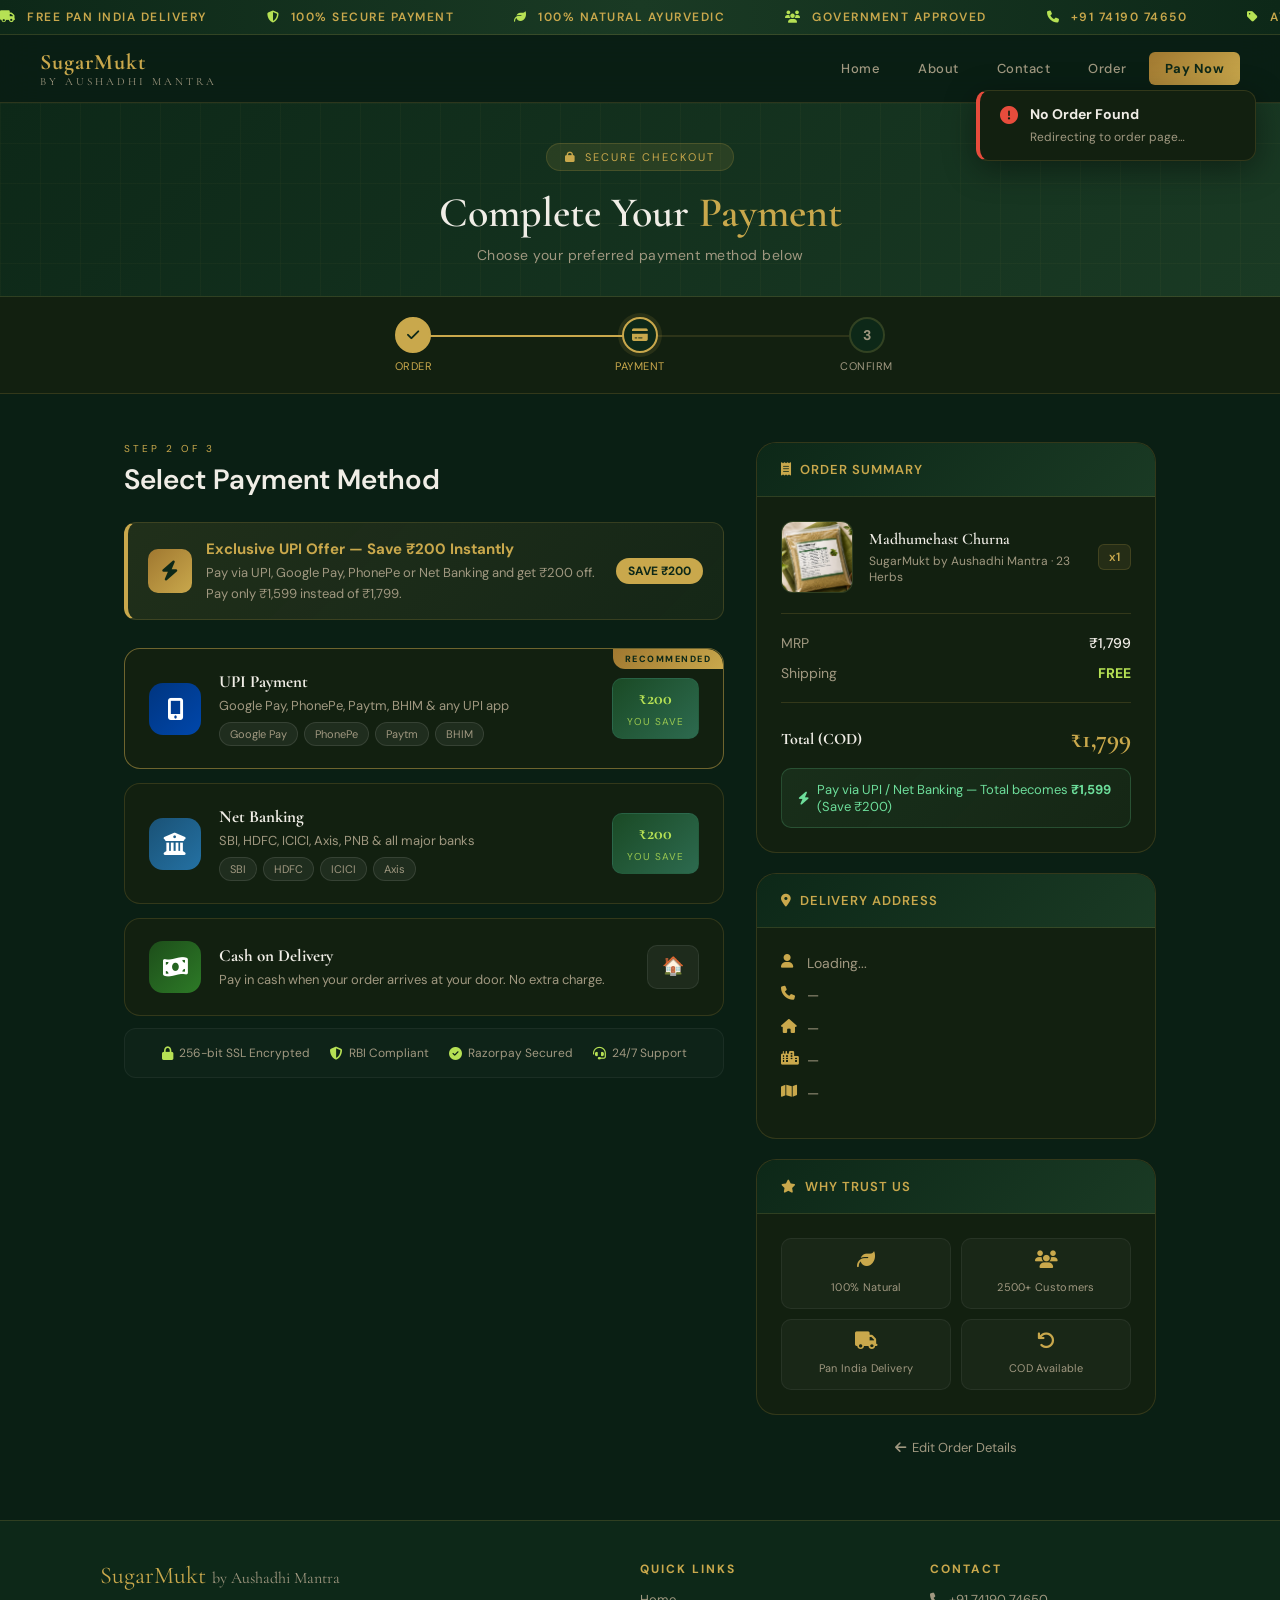
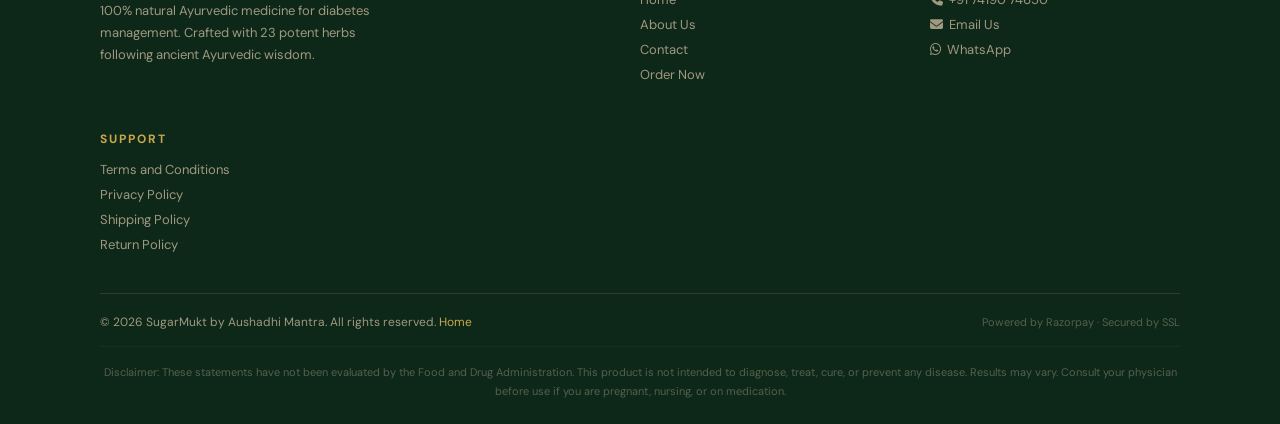
<file: payment.html>
<!DOCTYPE html> 
<html lang="en"> 
<head>
<meta charset="UTF-8">
<meta name="viewport" content="width=device-width, initial-scale=1.0">
<title>Payment | SugarMukt by Aushadhi Mantra</title>
<link href="https://fonts.googleapis.com/css2?family=Cormorant+Garamond:wght@400;500;600;700&family=DM+Sans:wght@300;400;500;600;700&display=swap" rel="stylesheet">
<link rel="stylesheet" href="https://cdnjs.cloudflare.com/ajax/libs/font-awesome/6.5.0/css/all.min.css">
<script src="https://checkout.razorpay.com/v1/checkout.js"></script>
<style>
/* ─── RESET & BASE ─────────────────────────────────────── */
*, *::before, *::after { margin: 0; padding: 0; box-sizing: border-box; }
:root {
  --forest:  #0a1f14;
  --deep:    #0d2818;
  --mid:     #1a3a24;
  --card:    #122010;
  --gold:    #c9a84c;
  --gold-lt: #e2c97e;
  --gold-dk: #a07830;
  --green:   #2d6a4f;
  --green-lt:#028665;
  --accent:  #b6e154;
  --text:    #f0ede6;
  --muted:   #a09880;
  --border:  rgba(201,168,76,0.18);
  --glass:   rgba(10,31,20,0.85);
}
html { scroll-behavior: smooth; }
body {
  font-family: 'DM Sans', sans-serif;
  background: var(--forest);
  color: var(--text);
  min-height: 100vh;
  overflow-x: hidden;
}
h1,h2,h3,h4,h5 { font-family: 'Cormorant Garamond', serif; }

/* ─── ANNOUNCEMENT BAR ─────────────────────────────────── */
.ann-bar {
  background: linear-gradient(90deg, var(--deep), var(--mid), var(--deep));
  border-bottom: 1px solid var(--border);
  padding: 9px 0;
  overflow: hidden;
  position: relative;
}
.ann-track {
  display: flex;
  gap: 60px;
  animation: ticker 28s linear infinite;
  white-space: nowrap;
}
.ann-track span {
  font-size: 12px;
  font-weight: 600;
  letter-spacing: 1.5px;
  text-transform: uppercase;
  color: var(--gold);
}
.ann-track span i { margin-right: 6px; color: var(--accent); }
@keyframes ticker { from { transform: translateX(0); } to { transform: translateX(-50%); } }

/* ─── NAVBAR ────────────────────────────────────────────── */
.navbar {
  position: sticky;
  top: 0;
  z-index: 999;
  background: var(--glass);
  backdrop-filter: blur(20px);
  -webkit-backdrop-filter: blur(20px);
  border-bottom: 1px solid var(--border);
  padding: 0 40px;
  display: flex;
  align-items: center;
  justify-content: space-between;
  height: 68px;
  transition: all 0.3s ease;
}
.nav-logo {
  font-family: 'Cormorant Garamond', serif;
  font-size: 22px;
  font-weight: 700;
  color: var(--gold);
  text-decoration: none;
  letter-spacing: 1px;
  display: flex;
  align-items: center;
  gap: 10px;
}
.nav-logo span { color: var(--text); font-weight: 400; font-size: 13px; letter-spacing: 2px; display: block; }
.nav-logo .brand-sub { font-size: 11px; color: var(--muted); letter-spacing: 3px; text-transform: uppercase; }
.nav-links { display: flex; gap: 6px; align-items: center; }
.nav-links a {
  color: var(--muted);
  text-decoration: none;
  font-size: 13px;
  font-weight: 500;
  letter-spacing: 0.5px;
  padding: 8px 16px;
  border-radius: 6px;
  transition: all 0.2s ease;
}
.nav-links a:hover { color: var(--gold); background: rgba(201,168,76,0.08); }
.nav-links a.active {
  background: linear-gradient(135deg, var(--gold-dk), var(--gold));
  color: var(--deep);
  font-weight: 700;
}
.nav-burger { display: none; flex-direction: column; gap: 5px; cursor: pointer; padding: 8px; }
.nav-burger span { width: 24px; height: 2px; background: var(--gold); border-radius: 2px; transition: 0.3s; }
.mobile-nav {
  display: none;
  position: fixed;
  inset: 0;
  background: var(--deep);
  z-index: 1000;
  flex-direction: column;
  align-items: center;
  justify-content: center;
  gap: 24px;
}
.mobile-nav.open { display: flex; }
.mobile-nav a {
  font-family: 'Cormorant Garamond', serif;
  font-size: 28px;
  color: var(--text);
  text-decoration: none;
  letter-spacing: 1px;
  transition: color 0.2s;
}
.mobile-nav a:hover { color: var(--gold); }
.mobile-nav-close {
  position: absolute;
  top: 24px; right: 28px;
  font-size: 28px;
  color: var(--muted);
  cursor: pointer;
  background: none; border: none;
}

/* ─── HERO STRIP ────────────────────────────────────────── */
.pay-hero {
  background: linear-gradient(135deg, var(--deep) 0%, var(--mid) 100%);
  border-bottom: 1px solid var(--border);
  padding: 40px 24px 32px;
  text-align: center;
  position: relative;
  overflow: hidden;
}
.pay-hero::before {
  content: '';
  position: absolute;
  inset: 0;
  background:
    linear-gradient(rgba(201,168,76,0.04) 1px, transparent 1px),
    linear-gradient(90deg, rgba(201,168,76,0.04) 1px, transparent 1px);
  background-size: 40px 40px;
}
.pay-hero-inner { position: relative; z-index: 1; }
.pay-hero .step-badge {
  display: inline-flex;
  align-items: center;
  gap: 8px;
  background: rgba(201,168,76,0.12);
  border: 1px solid var(--border);
  color: var(--gold);
  font-size: 11px;
  letter-spacing: 2px;
  text-transform: uppercase;
  padding: 6px 18px;
  border-radius: 20px;
  margin-bottom: 16px;
}
.pay-hero h1 {
  font-size: clamp(28px, 5vw, 42px);
  color: var(--text);
  font-weight: 600;
  margin-bottom: 8px;
}
.pay-hero h1 span { color: var(--gold); }
.pay-hero p { font-size: 14px; color: var(--muted); letter-spacing: 0.5px; }

/* ─── PROGRESS STEPS ──────────────────────────────────────*/
.steps-bar {
  background: var(--card);
  border-bottom: 1px solid var(--border);
  padding: 20px 24px;
}
.steps-inner {
  max-width: 680px;
  margin: 0 auto;
  display: flex;
  align-items: center;
  justify-content: space-between;
}
.step-item {
  display: flex;
  flex-direction: column;
  align-items: center;
  gap: 6px;
  flex: 1;
  position: relative;
}
.step-item:not(:last-child)::after {
  content: '';
  position: absolute;
  top: 18px;
  left: 55%;
  right: -55%;
  height: 2px;
  background: rgba(201,168,76,0.15);
}
.step-item.done:not(:last-child)::after { background: var(--gold); }
.step-circle {
  width: 36px; height: 36px;
  border-radius: 50%;
  display: flex; align-items: center; justify-content: center;
  font-size: 14px;
  font-weight: 700;
  border: 2px solid rgba(201,168,76,0.2);
  color: var(--muted);
  background: var(--deep);
  position: relative;
  z-index: 1;
}
.step-item.done .step-circle {
  background: var(--gold);
  border-color: var(--gold);
  color: var(--deep);
}
.step-item.active .step-circle {
  background: var(--deep);
  border-color: var(--gold);
  color: var(--gold);
  box-shadow: 0 0 0 4px rgba(201,168,76,0.12);
}
.step-label {
  font-size: 11px;
  color: var(--muted);
  letter-spacing: 0.5px;
  text-transform: uppercase;
}
.step-item.active .step-label,
.step-item.done .step-label { color: var(--gold); }

/* ─── MAIN LAYOUT ───────────────────────────────────────── */
.pay-wrapper {
  max-width: 1080px;
  margin: 48px auto;
  padding: 0 24px;
  display: grid;
  grid-template-columns: 1fr 400px;
  gap: 32px;
  align-items: start;
}

/* ─── SECTION HEADING ───────────────────────────────────── */
.sec-label {
  font-size: 10px;
  letter-spacing: 3px;
  text-transform: uppercase;
  color: var(--gold);
  margin-bottom: 6px;
}
.sec-title {
  font-size: 28px;
  color: var(--text);
  font-weight: 600;
  margin-bottom: 24px;
}

/* ─── OFFER BANNER ──────────────────────────────────────── */
.offer-banner {
  background: linear-gradient(135deg, rgba(201,168,76,0.12), rgba(201,168,76,0.06));
  border: 1px solid var(--border);
  border-left: 4px solid var(--gold);
  border-radius: 12px;
  padding: 16px 20px;
  display: flex;
  align-items: center;
  gap: 14px;
  margin-bottom: 28px;
  animation: glowPulse 3s ease-in-out infinite;
}
@keyframes glowPulse {
  0%,100% { box-shadow: 0 0 0 0 rgba(201,168,76,0); }
  50% { box-shadow: 0 0 20px rgba(201,168,76,0.12); }
}
.offer-icon {
  width: 44px; height: 44px;
  background: linear-gradient(135deg, var(--gold-dk), var(--gold));
  border-radius: 10px;
  display: flex; align-items: center; justify-content: center;
  font-size: 20px;
  color: var(--deep);
  flex-shrink: 0;
}
.offer-text { flex: 1; }
.offer-text strong { display: block; font-size: 15px; color: var(--gold); margin-bottom: 2px; }
.offer-text span { font-size: 13px; color: var(--muted); }
.offer-pill {
  background: var(--gold);
  color: var(--deep);
  font-size: 12px;
  font-weight: 700;
  padding: 5px 12px;
  border-radius: 20px;
  white-space: nowrap;
}

/* ─── PAYMENT OPTIONS ───────────────────────────────────── */
.pay-options { display: flex; flex-direction: column; gap: 14px; margin-bottom: 12px; }

.pay-option {
  background: var(--card);
  border: 1.5px solid var(--border);
  border-radius: 16px;
  padding: 22px 24px;
  cursor: pointer;
  transition: all 0.3s ease;
  display: flex;
  align-items: center;
  gap: 18px;
  position: relative;
  overflow: hidden;
}
.pay-option::before {
  content: '';
  position: absolute;
  inset: 0;
  background: linear-gradient(135deg, rgba(201,168,76,0.06), transparent);
  opacity: 0;
  transition: opacity 0.3s;
}
.pay-option:hover { border-color: var(--gold); transform: translateY(-3px); box-shadow: 0 12px 40px rgba(0,0,0,0.3); }
.pay-option:hover::before { opacity: 1; }
.pay-option.featured { border-color: rgba(201,168,76,0.5); }
.pay-option.featured::after {
  content: 'RECOMMENDED';
  position: absolute;
  top: 0; right: 0;
  background: linear-gradient(135deg, var(--gold-dk), var(--gold));
  color: var(--deep);
  font-size: 9px;
  font-weight: 800;
  letter-spacing: 1.5px;
  padding: 4px 12px;
  border-radius: 0 16px 0 12px;
}

.pay-option-icon {
  width: 52px; height: 52px;
  border-radius: 14px;
  display: flex; align-items: center; justify-content: center;
  font-size: 22px;
  flex-shrink: 0;
  position: relative;
  z-index: 1;
}
.icon-upi { background: linear-gradient(135deg, #6c3; #4a9); background: linear-gradient(135deg, #003580, #0047ab); }
.icon-net { background: linear-gradient(135deg, #1a5276, #2471a3); }
.icon-cod { background: linear-gradient(135deg, #1d4e1a, #2d7a27); }

.pay-option-body { flex: 1; position: relative; z-index: 1; }
.pay-option-title {
  font-size: 17px;
  font-weight: 700;
  color: var(--text);
  margin-bottom: 4px;
  font-family: 'Cormorant Garamond', serif;
}
.pay-option-desc { font-size: 13px; color: var(--muted); line-height: 1.5; }
.pay-option-desc .upi-icons { display: flex; gap: 6px; margin-top: 6px; flex-wrap: wrap; }
.upi-pill {
  background: rgba(255,255,255,0.06);
  border: 1px solid rgba(255,255,255,0.1);
  padding: 3px 10px;
  border-radius: 20px;
  font-size: 11px;
  color: var(--muted);
}

.pay-option-badge { position: relative; z-index: 1; }
.save-badge {
  background: linear-gradient(135deg, #1a4a25, #2d6a4f);
  border: 1px solid rgba(45,106,79,0.5);
  color: var(--accent);
  padding: 8px 14px;
  border-radius: 10px;
  text-align: center;
  white-space: nowrap;
}
.save-badge .save-amount { font-size: 18px; font-weight: 800; display: block; font-family: 'Cormorant Garamond', serif; }
.save-badge .save-label { font-size: 10px; letter-spacing: 1px; text-transform: uppercase; opacity: 0.8; }

.cod-badge {
  background: rgba(255,255,255,0.05);
  border: 1px solid rgba(255,255,255,0.08);
  color: var(--muted);
  padding: 8px 14px;
  border-radius: 10px;
  text-align: center;
  white-space: nowrap;
}
.cod-badge .cod-icon { font-size: 18px; display: block; margin-bottom: 2px; }
.cod-badge .cod-label { font-size: 10px; letter-spacing: 1px; text-transform: uppercase; }

/* ─── SECURITY STRIP ────────────────────────────────────── */
.security-strip {
  display: flex;
  align-items: center;
  justify-content: center;
  gap: 20px;
  padding: 16px 20px;
  background: rgba(255,255,255,0.02);
  border: 1px solid rgba(255,255,255,0.05);
  border-radius: 12px;
  margin-top: 8px;
  flex-wrap: wrap;
}
.sec-item { display: flex; align-items: center; gap: 6px; font-size: 12px; color: var(--muted); }
.sec-item i { color: var(--accent); font-size: 13px; }

/* ─── SIDEBAR ───────────────────────────────────────────── */
.sidebar { display: flex; flex-direction: column; gap: 20px; position: sticky; top: 88px; }

/* ─── CARD BASE ─────────────────────────────────────────── */
.card {
  background: var(--card);
  border: 1px solid var(--border);
  border-radius: 20px;
  overflow: hidden;
}
.card-head {
  background: linear-gradient(135deg, var(--deep), var(--mid));
  padding: 18px 24px;
  border-bottom: 1px solid var(--border);
  font-size: 13px;
  font-weight: 600;
  letter-spacing: 1px;
  text-transform: uppercase;
  color: var(--gold);
  display: flex;
  align-items: center;
  gap: 8px;
}
.card-body { padding: 24px; }

/* ─── ORDER SUMMARY CARD ────────────────────────────────── */
.product-row {
  display: flex;
  align-items: center;
  gap: 16px;
  padding-bottom: 20px;
  border-bottom: 1px solid var(--border);
  margin-bottom: 20px;
}
.product-img {
  width: 72px; height: 72px;
  border-radius: 12px;
  background: var(--deep);
  border: 1px solid var(--border);
  object-fit: cover;
  overflow: hidden;
  display: flex; align-items: center; justify-content: center;
  font-size: 28px;
  color: var(--gold);
  flex-shrink: 0;
}
.product-img img { width: 100%; height: 100%; object-fit: cover; }
.product-name { font-size: 16px; font-weight: 600; color: var(--text); margin-bottom: 4px; font-family: 'Cormorant Garamond', serif; }
.product-sub { font-size: 12px; color: var(--muted); }
.product-qty {
  background: rgba(201,168,76,0.1);
  border: 1px solid var(--border);
  color: var(--gold);
  padding: 4px 10px;
  border-radius: 6px;
  font-size: 12px;
  font-weight: 600;
}

.summary-rows { display: flex; flex-direction: column; gap: 12px; }
.sum-row {
  display: flex;
  justify-content: space-between;
  align-items: center;
  font-size: 14px;
}
.sum-row .label { color: var(--muted); }
.sum-row .val { color: var(--text); font-weight: 500; }
.sum-row .val.free { color: var(--accent); font-weight: 700; }
.sum-row .val.discount { color: #6dde9b; font-weight: 700; }
.sum-divider { height: 1px; background: var(--border); margin: 8px 0; }
.sum-row.total .label { color: var(--text); font-weight: 700; font-size: 16px; font-family: 'Cormorant Garamond', serif; }
.sum-row.total .val { font-family: 'Cormorant Garamond', serif; font-size: 26px; font-weight: 700; color: var(--gold); }
.sum-row.total-upi .val { color: var(--accent); }

.upi-discount-note {
  margin-top: 14px;
  background: linear-gradient(135deg, rgba(109,222,155,0.08), rgba(109,222,155,0.04));
  border: 1px solid rgba(109,222,155,0.2);
  border-radius: 10px;
  padding: 12px 16px;
  font-size: 13px;
  color: #6dde9b;
  display: flex;
  align-items: center;
  gap: 8px;
}

/* ─── ADDRESS CARD ──────────────────────────────────────── */
.addr-field { display: flex; gap: 10px; margin-bottom: 10px; align-items: flex-start; font-size: 14px; }
.addr-field i { color: var(--gold); width: 16px; margin-top: 2px; flex-shrink: 0; }
.addr-field span { color: var(--muted); line-height: 1.6; }
.addr-field strong { color: var(--text); }

/* ─── TRUST CARD ────────────────────────────────────────── */
.trust-grid { display: grid; grid-template-columns: 1fr 1fr; gap: 10px; }
.trust-item {
  background: rgba(255,255,255,0.03);
  border: 1px solid rgba(255,255,255,0.06);
  border-radius: 10px;
  padding: 12px;
  text-align: center;
}
.trust-item i { font-size: 18px; color: var(--gold); display: block; margin-bottom: 6px; }
.trust-item span { font-size: 11px; color: var(--muted); letter-spacing: 0.3px; }

/* ─── LOADING OVERLAY ───────────────────────────────────── */
.loading-overlay {
  display: none;
  position: fixed; inset: 0;
  background: rgba(10,15,10,0.9);
  backdrop-filter: blur(8px);
  z-index: 9999;
  flex-direction: column;
  align-items: center;
  justify-content: center;
  gap: 24px;
}
.loading-overlay.active { display: flex; }
.spinner-ring {
  width: 70px; height: 70px;
  border-radius: 50%;
  border: 3px solid rgba(201,168,76,0.15);
  border-top: 3px solid var(--gold);
  animation: spin 0.9s linear infinite;
}
@keyframes spin { to { transform: rotate(360deg); } }
.loading-title {
  font-family: 'Cormorant Garamond', serif;
  font-size: 26px;
  color: var(--text);
  font-weight: 600;
}
.loading-sub { font-size: 13px; color: var(--muted); letter-spacing: 0.5px; }
.loading-dots span {
  display: inline-block;
  width: 8px; height: 8px;
  border-radius: 50%;
  background: var(--gold);
  margin: 0 3px;
  animation: bounce 1.4s ease-in-out infinite;
}
.loading-dots span:nth-child(2) { animation-delay: 0.2s; }
.loading-dots span:nth-child(3) { animation-delay: 0.4s; }
@keyframes bounce {
  0%,80%,100% { transform: scale(0); opacity: 0.4; }
  40% { transform: scale(1); opacity: 1; }
}

/* ─── TOAST ─────────────────────────────────────────────── */
.toast-container {
  position: fixed;
  top: 90px; right: 24px;
  z-index: 9998;
  display: flex;
  flex-direction: column;
  gap: 10px;
}
.toast {
  background: var(--card);
  border: 1px solid var(--border);
  border-left: 4px solid var(--gold);
  border-radius: 12px;
  padding: 14px 20px;
  min-width: 280px;
  max-width: 360px;
  display: flex;
  align-items: flex-start;
  gap: 12px;
  box-shadow: 0 8px 32px rgba(0,0,0,0.4);
  animation: toastIn 0.4s cubic-bezier(0.175,0.885,0.32,1.275);
}
@keyframes toastIn {
  from { opacity: 0; transform: translateX(40px); }
  to { opacity: 1; transform: translateX(0); }
}
.toast.error { border-left-color: #e74c3c; }
.toast.success { border-left-color: var(--accent); }
.toast-icon { font-size: 18px; margin-top: 2px; flex-shrink: 0; }
.toast.error .toast-icon { color: #e74c3c; }
.toast.success .toast-icon { color: var(--accent); }
.toast-body strong { font-size: 14px; color: var(--text); display: block; margin-bottom: 2px; }
.toast-body span { font-size: 12px; color: var(--muted); }

/* ─── FOOTER ────────────────────────────────────────────── */
.footer {
  background: var(--deep);
  border-top: 1px solid var(--border);
  margin-top: 60px;
  padding: 40px 40px 24px;
}
.footer-top {
  max-width: 1080px;
  margin: 0 auto;
  display: grid;
  grid-template-columns: 2fr 1fr 1fr;
  gap: 40px;
  padding-bottom: 32px;
  border-bottom: 1px solid var(--border);
}
.footer-brand .brand-name {
  font-family: 'Cormorant Garamond', serif;
  font-size: 24px;
  color: var(--gold);
  margin-bottom: 10px;
}
.footer-brand p { font-size: 13px; color: var(--muted); line-height: 1.7; max-width: 280px; }
.footer-col h5 { font-size: 12px; letter-spacing: 2px; text-transform: uppercase; color: var(--gold); margin-bottom: 14px; font-family: 'DM Sans', sans-serif; }
.footer-col a { display: block; font-size: 13px; color: var(--muted); text-decoration: none; margin-bottom: 8px; transition: color 0.2s; }
.footer-col a:hover { color: var(--gold); }
.footer-bottom {
  max-width: 1080px;
  margin: 0 auto;
  padding-top: 20px;
  display: flex;
  justify-content: space-between;
  align-items: center;
  gap: 12px;
  flex-wrap: wrap;
}
.footer-bottom p { font-size: 12px; color: var(--muted); }
.footer-bottom p a { color: var(--gold); text-decoration: none; }
.footer-disclaimer {
  max-width: 1080px;
  margin: 16px auto 0;
  font-size: 11px;
  color: rgba(160,152,128,0.5);
  line-height: 1.7;
  text-align: center;
  padding-top: 16px;
  border-top: 1px solid rgba(201,168,76,0.06);
}

/* ─── MOBILE ORDER BAR ──────────────────────────────────── */
.mob-bar {
  display: none;
  position: fixed;
  bottom: 0; left: 0; right: 0;
  padding: 12px 20px;
  background: var(--deep);
  border-top: 1px solid var(--border);
  z-index: 990;
  gap: 12px;
}
.mob-bar .mob-order {
  flex: 1;
  background: linear-gradient(135deg, var(--gold-dk), var(--gold));
  color: var(--deep);
  border: none;
  padding: 14px;
  border-radius: 12px;
  font-size: 15px;
  font-weight: 700;
  cursor: pointer;
  letter-spacing: 0.5px;
}

/* ─── WHATSAPP BTN ──────────────────────────────────────── */
.wa-btn {
  position: fixed;
  bottom: 28px; right: 24px;
  width: 50px; height: 50px;
  background: #25d366;
  border-radius: 50%;
  display: flex; align-items: center; justify-content: center;
  color: #fff;
  font-size: 22px;
  text-decoration: none;
  box-shadow: 0 4px 16px rgba(37,211,102,0.3);
  z-index: 980;
  transition: transform 0.2s;
}
.wa-btn:hover { transform: scale(1.08); }

/* ─── RESPONSIVE ────────────────────────────────────────── */
@media (max-width: 900px) {
  .pay-wrapper { grid-template-columns: 1fr; }
  .sidebar { position: static; }
  .footer-top { grid-template-columns: 1fr 1fr; }
  .footer-brand { grid-column: 1 / -1; }
  .mob-bar { display: flex; }
  .wa-btn { bottom: 76px; }
}
@media (max-width: 640px) {
  .navbar { padding: 0 20px; }
  .nav-links { display: none; }
  .nav-burger { display: flex; }
  .steps-inner { gap: 4px; }
  .step-label { font-size: 9px; }
  .step-circle { width: 30px; height: 30px; font-size: 12px; }
  .footer-top { grid-template-columns: 1fr; gap: 24px; }
  .offer-banner { flex-wrap: wrap; }
  .pay-option { flex-wrap: wrap; gap: 12px; }
  .pay-option-badge { width: 100%; display: flex; justify-content: flex-start; }
}

/* ─── SCROLL REVEAL ─────────────────────────────────────── */
.reveal { opacity: 0; transform: translateY(28px); transition: opacity 0.6s ease, transform 0.6s ease; }
.reveal.visible { opacity: 1; transform: translateY(0); }
</style>
  <!-- Google tag (gtag.js) -->
<script async src="https://www.googletagmanager.com/gtag/js?id=AW-18364282405">
</script>
<script>
  window.dataLayer = window.dataLayer || [];
  function gtag(){dataLayer.push(arguments);}
  gtag('js', new Date());

  gtag('config', 'AW-18364282405');
</script>
  
</head>
<body>

<!-- ─── ANNOUNCEMENT BAR ─────────────────────────────── -->
<div class="ann-bar">
  <div class="ann-track" id="annTrack">
    <span><i class="fas fa-truck"></i> Free Pan India Delivery</span>
    <span><i class="fas fa-shield-alt"></i> 100% Secure Payment</span>
    <span><i class="fas fa-leaf"></i> 100% Natural Ayurvedic</span>
    <span><i class="fas fa-users"></i> Government Approved</span>
    <span><i class="fas fa-phone"></i> +91 74190 74650</span>
    <span><i class="fas fa-tag"></i> Ayush Approved </span>
    <span><i class="fas fa-truck"></i> Free Pan India Delivery</span>
    <span><i class="fas fa-shield-alt"></i> 100% Secure Payment</span>
    <span><i class="fas fa-leaf"></i> 100% Natural Ayurvedic</span>
    <span><i class="fas fa-users"></i> 2500+ Happy Customers</span>
    <span><i class="fas fa-phone"></i> +91 74190 74650</span>
    <span><i class="fas fa-tag"></i> Pay via UPI — Save ₹200 Instantly</span>
  </div>
</div>

<!-- ─── NAVBAR ───────────────────────────────────────── -->
<nav class="navbar">
  <a href="index.html" class="nav-logo">
    <div>
      SugarMukt
      <span class="brand-sub">by Aushadhi Mantra</span>
    </div>
  </a>
  <div class="nav-links">
    <a href="index.html">Home</a>
    <a href="about.html">About</a>
    <a href="contact.html">Contact</a>
    <a href="order.html">Order</a>
    <a href="order.html" class="active">Pay Now</a>
  </div>
  <div class="nav-burger" onclick="document.getElementById('mobileNav').classList.add('open')">
    <span></span><span></span><span></span>
  </div>
</nav>

<!-- ─── MOBILE NAV ───────────────────────────────────── -->
<div class="mobile-nav" id="mobileNav">
  <button class="mobile-nav-close" onclick="document.getElementById('mobileNav').classList.remove('open')">
    <i class="fas fa-times"></i>
  </button>
  <a href="index.html" onclick="document.getElementById('mobileNav').classList.remove('open')">Home</a>
  <a href="about.html" onclick="document.getElementById('mobileNav').classList.remove('open')">About</a>
  <a href="contact.html" onclick="document.getElementById('mobileNav').classList.remove('open')">Contact</a>
  <a href="order.html" onclick="document.getElementById('mobileNav').classList.remove('open')">Order Now</a>
</div>

<!-- ─── HERO ─────────────────────────────────────────── -->
<div class="pay-hero">
  <div class="pay-hero-inner">
    <div class="step-badge"><i class="fas fa-lock"></i> Secure Checkout</div>
    <h1>Complete Your <span>Payment</span></h1>
    <p>Choose your preferred payment method below</p>
  </div>
</div>

<!-- ─── PROGRESS BAR ──────────────────────────────────── -->
<div class="steps-bar">
  <div class="steps-inner">
    <div class="step-item done">
      <div class="step-circle"><i class="fas fa-check"></i></div>
      <div class="step-label">Order</div>
    </div>
    <div class="step-item active">
      <div class="step-circle"><i class="fas fa-credit-card"></i></div>
      <div class="step-label">Payment</div>
    </div>
    <div class="step-item">
      <div class="step-circle">3</div>
      <div class="step-label">Confirm</div>
    </div>
  </div>
</div>

<!-- ─── MAIN ──────────────────────────────────────────── -->
<div class="pay-wrapper">

  <!-- LEFT: PAYMENT PANEL -->
  <div class="left-panel reveal">

    <div class="sec-label">Step 2 of 3</div>
    <div class="sec-title">Select Payment Method</div>

    <!-- Offer Banner -->
    <div class="offer-banner">
      <div class="offer-icon"><i class="fas fa-bolt"></i></div>
      <div class="offer-text">
        <strong>Exclusive UPI Offer — Save ₹200 Instantly</strong>
        <span>Pay via UPI, Google Pay, PhonePe or Net Banking and get ₹200 off. Pay only ₹1,599 instead of ₹1,799.</span>
      </div>
      <div class="offer-pill">SAVE ₹200</div>
    </div>

    <!-- Payment Options -->
    <div class="pay-options">

      <!-- UPI -->
      <div class="pay-option featured" onclick="payWithRazorpay('upi')">
        <div class="pay-option-icon icon-upi">
          <i class="fas fa-mobile-alt" style="color:#fff;"></i>
        </div>
        <div class="pay-option-body">
          <div class="pay-option-title">UPI Payment</div>
          <div class="pay-option-desc">
            Google Pay, PhonePe, Paytm, BHIM &amp; any UPI app
            <div class="upi-icons">
              <span class="upi-pill">Google Pay</span>
              <span class="upi-pill">PhonePe</span>
              <span class="upi-pill">Paytm</span>
              <span class="upi-pill">BHIM</span>
            </div>
          </div>
        </div>
        <div class="pay-option-badge">
          <div class="save-badge">
            <span class="save-amount">₹200</span>
            <span class="save-label">You Save</span>
          </div>
        </div>
      </div>

      <!-- Net Banking -->
      <div class="pay-option" onclick="payWithRazorpay('netbanking')">
        <div class="pay-option-icon icon-net">
          <i class="fas fa-university" style="color:#fff;"></i>
        </div>
        <div class="pay-option-body">
          <div class="pay-option-title">Net Banking</div>
          <div class="pay-option-desc">
            SBI, HDFC, ICICI, Axis, PNB &amp; all major banks
            <div class="upi-icons">
              <span class="upi-pill">SBI</span>
              <span class="upi-pill">HDFC</span>
              <span class="upi-pill">ICICI</span>
              <span class="upi-pill">Axis</span>
            </div>
          </div>
        </div>
        <div class="pay-option-badge">
          <div class="save-badge">
            <span class="save-amount">₹200</span>
            <span class="save-label">You Save</span>
          </div>
        </div>
      </div>

      <!-- COD -->
      <div class="pay-option" onclick="payWithCOD()">
        <div class="pay-option-icon icon-cod">
          <i class="fas fa-money-bill-wave" style="color:#fff;"></i>
        </div>
        <div class="pay-option-body">
          <div class="pay-option-title">Cash on Delivery</div>
          <div class="pay-option-desc">Pay in cash when your order arrives at your door. No extra charge.</div>
        </div>
        <div class="pay-option-badge">
          <div class="cod-badge">
            <span class="cod-icon">🏠</span>
            <span class="cod-label"></span>
          </div>
        </div>
      </div>

    </div>

    <!-- Security Strip -->
    <div class="security-strip">
      <div class="sec-item"><i class="fas fa-lock"></i> 256-bit SSL Encrypted</div>
      <div class="sec-item"><i class="fas fa-shield-alt"></i> RBI Compliant</div>
      <div class="sec-item"><i class="fas fa-check-circle"></i> Razorpay Secured</div>
      <div class="sec-item"><i class="fas fa-headset"></i> 24/7 Support</div>
    </div>

  </div>

  <!-- RIGHT: SIDEBAR -->
  <div class="sidebar reveal" style="transition-delay:0.15s;">

    <!-- Order Summary -->
    <div class="card">
      <div class="card-head"><i class="fas fa-receipt"></i> Order Summary</div>
      <div class="card-body">
        <div class="product-row">
          <div class="product-img">
            <img src="images/a2.jpeg" alt="SugarMukt" onerror="this.parentElement.innerHTML='🌿'">
          </div>
          <div style="flex:1;">
            <div class="product-name" id="sideProductName">Madhumehast Churna</div>
            <div class="product-sub">SugarMukt by Aushadhi Mantra · 23 Herbs</div>
          </div>
          <div class="product-qty" id="sideQty">x1</div>
        </div>

        <div class="summary-rows" id="summaryRows">
          <div class="sum-row">
            <span class="label">MRP</span>
            <span class="val" id="sumMRP">₹1,799</span>
          </div>
          <div class="sum-row">
            <span class="label">Shipping</span>
            <span class="val free">FREE</span>
          </div>
          <div class="sum-divider"></div>
          <div class="sum-row total">
            <span class="label">Total (COD)</span>
            <span class="val" id="sumTotal">₹1,799</span>
          </div>
        </div>

        <div class="upi-discount-note" id="upiNote">
          <i class="fas fa-bolt"></i>
          <span>Pay via UPI / Net Banking — Total becomes <strong>₹1,599</strong> (Save ₹200)</span>
        </div>
      </div>
    </div>

    <!-- Delivery Address -->
    <div class="card" id="addrCard">
      <div class="card-head"><i class="fas fa-map-marker-alt"></i> Delivery Address</div>
      <div class="card-body" id="addrBody">
        <div class="addr-field"><i class="fas fa-user"></i><span id="adrName">Loading...</span></div>
        <div class="addr-field"><i class="fas fa-phone"></i><span id="adrPhone">—</span></div>
        <div class="addr-field"><i class="fas fa-home"></i><span id="adrLine1">—</span></div>
        <div class="addr-field"><i class="fas fa-city"></i><span id="adrLine2">—</span></div>
        <div class="addr-field"><i class="fas fa-map"></i><span id="adrPin">—</span></div>
      </div>
    </div>

    <!-- Trust Card -->
    <div class="card">
      <div class="card-head"><i class="fas fa-star"></i> Why Trust Us</div>
      <div class="card-body">
        <div class="trust-grid">
          <div class="trust-item"><i class="fas fa-leaf"></i><span>100% Natural</span></div>
          <div class="trust-item"><i class="fas fa-users"></i><span>2500+ Customers</span></div>
          <div class="trust-item"><i class="fas fa-truck"></i><span>Pan India Delivery</span></div>
          <div class="trust-item"><i class="fas fa-undo"></i><span>COD Available</span></div>
        </div>
      </div>
    </div>

    <!-- Back Link -->
    <a href="order.html" style="text-align:center; display:block; font-size:13px; color:var(--muted); text-decoration:none; padding:4px;">
      <i class="fas fa-arrow-left"></i> &nbsp;Edit Order Details
    </a>

  </div>
</div>

<!-- ─── FOOTER ────────────────────────────────────────── -->
<footer class="footer">
  <div class="footer-top">
    <div class="footer-brand">
      <div class="brand-name">SugarMukt <span style="color:var(--muted);font-size:16px;font-weight:400;">by Aushadhi Mantra</span></div>
      <p>100% natural Ayurvedic medicine for diabetes management. Crafted with 23 potent herbs following ancient Ayurvedic wisdom.</p>
    </div>
    <div class="footer-col">
      <h5>Quick Links</h5>
      <a href="index.html">Home</a>
      <a href="about.html">About Us</a>
      <a href="contact.html">Contact</a>
      <a href="order.html">Order Now</a>
    </div>
    <div class="footer-col">
      <h5>Contact</h5>
      <a href="tel:+917419074650"><i class="fas fa-phone" style="margin-right:6px;"></i>+91 74190 74650</a>
      <a href="mailto:Aushadhimantra99@gmail.com"><i class="fas fa-envelope" style="margin-right:6px;"></i>Email Us</a>
      <a href="https://wa.me/917419074650" target="_blank"><i class="fab fa-whatsapp" style="margin-right:6px;"></i>WhatsApp</a>
    </div>
     <div class="footer-col">
      <h5>Support</h5>
      <a href="terms.html">Terms and Conditions </a>
      <a href="privacy.html">Privacy Policy </a>
      <a href="shipping.html">Shipping Policy </a>
      <a href="return.html">Return Policy </a>
    </div>
  </div>
  <div class="footer-bottom">
    <p>© 2026 SugarMukt by Aushadhi Mantra. All rights reserved. <a href="index.html">Home</a></p>
    <p style="font-size:11px; color:rgba(160,152,128,0.5);">Powered by Razorpay · Secured by SSL</p>
  </div>
  <div class="footer-disclaimer">
    Disclaimer: These statements have not been evaluated by the Food and Drug Administration. This product is not intended to diagnose, treat, cure, or prevent any disease. Results may vary. Consult your physician before use if you are pregnant, nursing, or on medication.
  </div>
</footer>

<!-- ─── MOBILE BAR ────────────────────────────────────── -->
<div class="mob-bar">
  <button class="mob-order" onclick="document.querySelector('.pay-options').scrollIntoView({behavior:'smooth'})">
    <i class="fas fa-lock"></i> &nbsp;Secure Checkout
  </button>
</div>

<!-- ─── LOADING OVERLAY ───────────────────────────────── -->
<div class="loading-overlay" id="loadingOverlay">
  <div class="spinner-ring"></div>
  <div class="loading-title">Processing Your Order</div>
  <div class="loading-sub">Please do not close this window…</div>
  <div class="loading-dots"><span></span><span></span><span></span></div>
</div>

<!-- ─── TOAST CONTAINER ───────────────────────────────── -->
<div class="toast-container" id="toastContainer"></div>

<script>
/* ── Data ─────────────────────────────────────────────── */
let orderData = null;

window.onload = function () {
  try {
    const stored = localStorage.getItem('sugarmukt_order');
    if (!stored) {
      showToast('error', 'No Order Found', 'Redirecting to order page…');
      setTimeout(() => window.location.href = 'order.html', 2000);
      return;
    }
    orderData = JSON.parse(stored);
    if (!orderData.product || !orderData.total) {
      showToast('error', 'Invalid Order', 'Please place your order again.');
      setTimeout(() => window.location.href = 'order.html', 2000);
      return;
    }
    renderSidebar();
  } catch (e) {
    showToast('error', 'Error', 'Could not load order. Redirecting…');
    setTimeout(() => window.location.href = 'order.html', 2000);
  }
};

function renderSidebar() {
  if (!orderData) return;
  // Product row
  document.getElementById('sideProductName').textContent = orderData.product || 'Madhumehast Churna';
  document.getElementById('sideQty').textContent = 'x' + (orderData.quantity || 1);
  document.getElementById('sumMRP').textContent = '₹' + numberWithCommas(orderData.subtotal || orderData.total);
  document.getElementById('sumTotal').textContent = '₹' + numberWithCommas(orderData.total);
  // Address
  document.getElementById('adrName').innerHTML = '<strong>' + (orderData.name || '—') + '</strong>';
  document.getElementById('adrPhone').textContent = orderData.phone || '—';
  document.getElementById('adrLine1').textContent = (orderData.house || '') + (orderData.area ? ', ' + orderData.area : '');
  document.getElementById('adrLine2').textContent = (orderData.city || '') + (orderData.district ? ', ' + orderData.district : '') + (orderData.state ? ', ' + orderData.state : '');
  document.getElementById('adrPin').textContent = 'PIN: ' + (orderData.pincode || '—');
}

function numberWithCommas(n) {
  return parseInt(n).toLocaleString('en-IN');
}

/* ── Google Sheet ─────────────────────────────────────── */
function sendToGoogleSheet(data) {
  const formURL = "https://docs.google.com/forms/d/e/1FAIpQLScwHHaxVWT0gpayY3oj-UJ_hmbm52l3MDCWqQ4JvMlt-zkuKg/formResponse";
  const body = [
    'entry.1886079877=' + encodeURIComponent(data.name || ''),
    'entry.195772572='  + encodeURIComponent(data.phone || ''),
    'entry.1899048928=' + encodeURIComponent(data.product || ''),
    'entry.416801311='  + encodeURIComponent(data.quantity || 1),
    'entry.1523414728=' + encodeURIComponent(data.house || ''),
    'entry.550657772='  + encodeURIComponent(data.area || ''),
    'entry.1778626407=' + encodeURIComponent(data.city || ''),
    'entry.1107035690=' + encodeURIComponent(data.district || ''),
    'entry.1741415098=' + encodeURIComponent(data.state || ''),
    'entry.1762899945=' + encodeURIComponent(data.pincode || ''),
    'entry.684444688='  + encodeURIComponent(data.finalAmount || data.total),
    'entry.1058699500=' + encodeURIComponent(data.paymentMethod || ''),
    'entry.2027999746=' + encodeURIComponent(data.orderId || '')
  ].join('&');

  fetch(formURL, {
    method: 'POST',
    mode: 'no-cors',
    headers: { 'Content-Type': 'application/x-www-form-urlencoded' },
    body
  }).catch(err => console.log('Sheet:', err));
}

/* ── Razorpay ─────────────────────────────────────────── */
function payWithRazorpay(method) {
  if (!orderData || !orderData.total) {
    showToast('error', 'Order Missing', 'Please go back and place your order again.');
    return;
  }
  const discount = 200;
  const finalAmt = orderData.total - discount;
  const amountPaise = finalAmt * 100;

  const options = {
    key: "rzp_live_THQvCDkkQnNMah",
    amount: amountPaise,
    currency: "INR",
    name: "SugarMukt by Aushadhi Mantra",
    description: orderData.product,
    image: "images/logo.png",
    handler: function (response) {
      orderData.paymentStatus  = 'paid';
      orderData.paymentMethod  = method === 'upi' ? 'UPI' : 'Net Banking';
      orderData.paymentId      = response.razorpay_payment_id;
      orderData.discount       = discount;
      orderData.finalAmount    = finalAmt;
      orderData.orderDate      = new Date().toISOString();
      localStorage.setItem('sugarmukt_order', JSON.stringify(orderData));
      sendToGoogleSheet(orderData);
      showToast('success', 'Payment Successful!', 'Redirecting to your invoice…');
      setTimeout(() => window.location.href = 'thankyou.html', 1500);
    },
    prefill: {
      name:    orderData.name  || '',
      contact: orderData.phone || ''
    },
    notes: {
      address: [orderData.house, orderData.area, orderData.city].filter(Boolean).join(', ')
    },
    theme: { color: "#c9a84c" },
    method: {
      upi:        method === 'upi',
      netbanking: method === 'netbanking',
      card: false,
      wallet: false,
      emi: false
    }
  };

  const rzp = new Razorpay(options);
  rzp.on('payment.failed', function(r) {
    showToast('error', 'Payment Failed', r.error.description || 'Please try again.');
  });
  rzp.open();
}

/* ── COD ──────────────────────────────────────────────── */
function payWithCOD() {
  if (!orderData || !orderData.total) {
    showToast('error', 'Order Missing', 'Please go back and place your order again.');
    setTimeout(() => window.location.href = 'order.html', 2000);
    return;
  }
  document.getElementById('loadingOverlay').classList.add('active');
  orderData.paymentStatus = 'pending';
  orderData.paymentMethod = 'COD';
  orderData.discount      = 0;
  orderData.finalAmount   = orderData.total;
  orderData.orderDate     = new Date().toISOString();
  localStorage.setItem('sugarmukt_order', JSON.stringify(orderData));
  sendToGoogleSheet(orderData);
  setTimeout(() => window.location.href = 'thankyou.html', 3000);
}

/* ── Toast ────────────────────────────────────────────── */
function showToast(type, title, msg) {
  const icon = type === 'error' ? 'fa-exclamation-circle' : 'fa-check-circle';
  const t = document.createElement('div');
  t.className = 'toast ' + type;
  t.innerHTML = `<i class="fas ${icon} toast-icon"></i><div class="toast-body"><strong>${title}</strong><span>${msg}</span></div>`;
  document.getElementById('toastContainer').appendChild(t);
  setTimeout(() => t.remove(), 4000);
}

/* ── Scroll Reveal ────────────────────────────────────── */
const observer = new IntersectionObserver(entries => {
  entries.forEach(e => { if (e.isIntersecting) e.target.classList.add('visible'); });
}, { threshold: 0.1 });
document.querySelectorAll('.reveal').forEach(el => observer.observe(el));
</script>
</body>
</html>
</file>
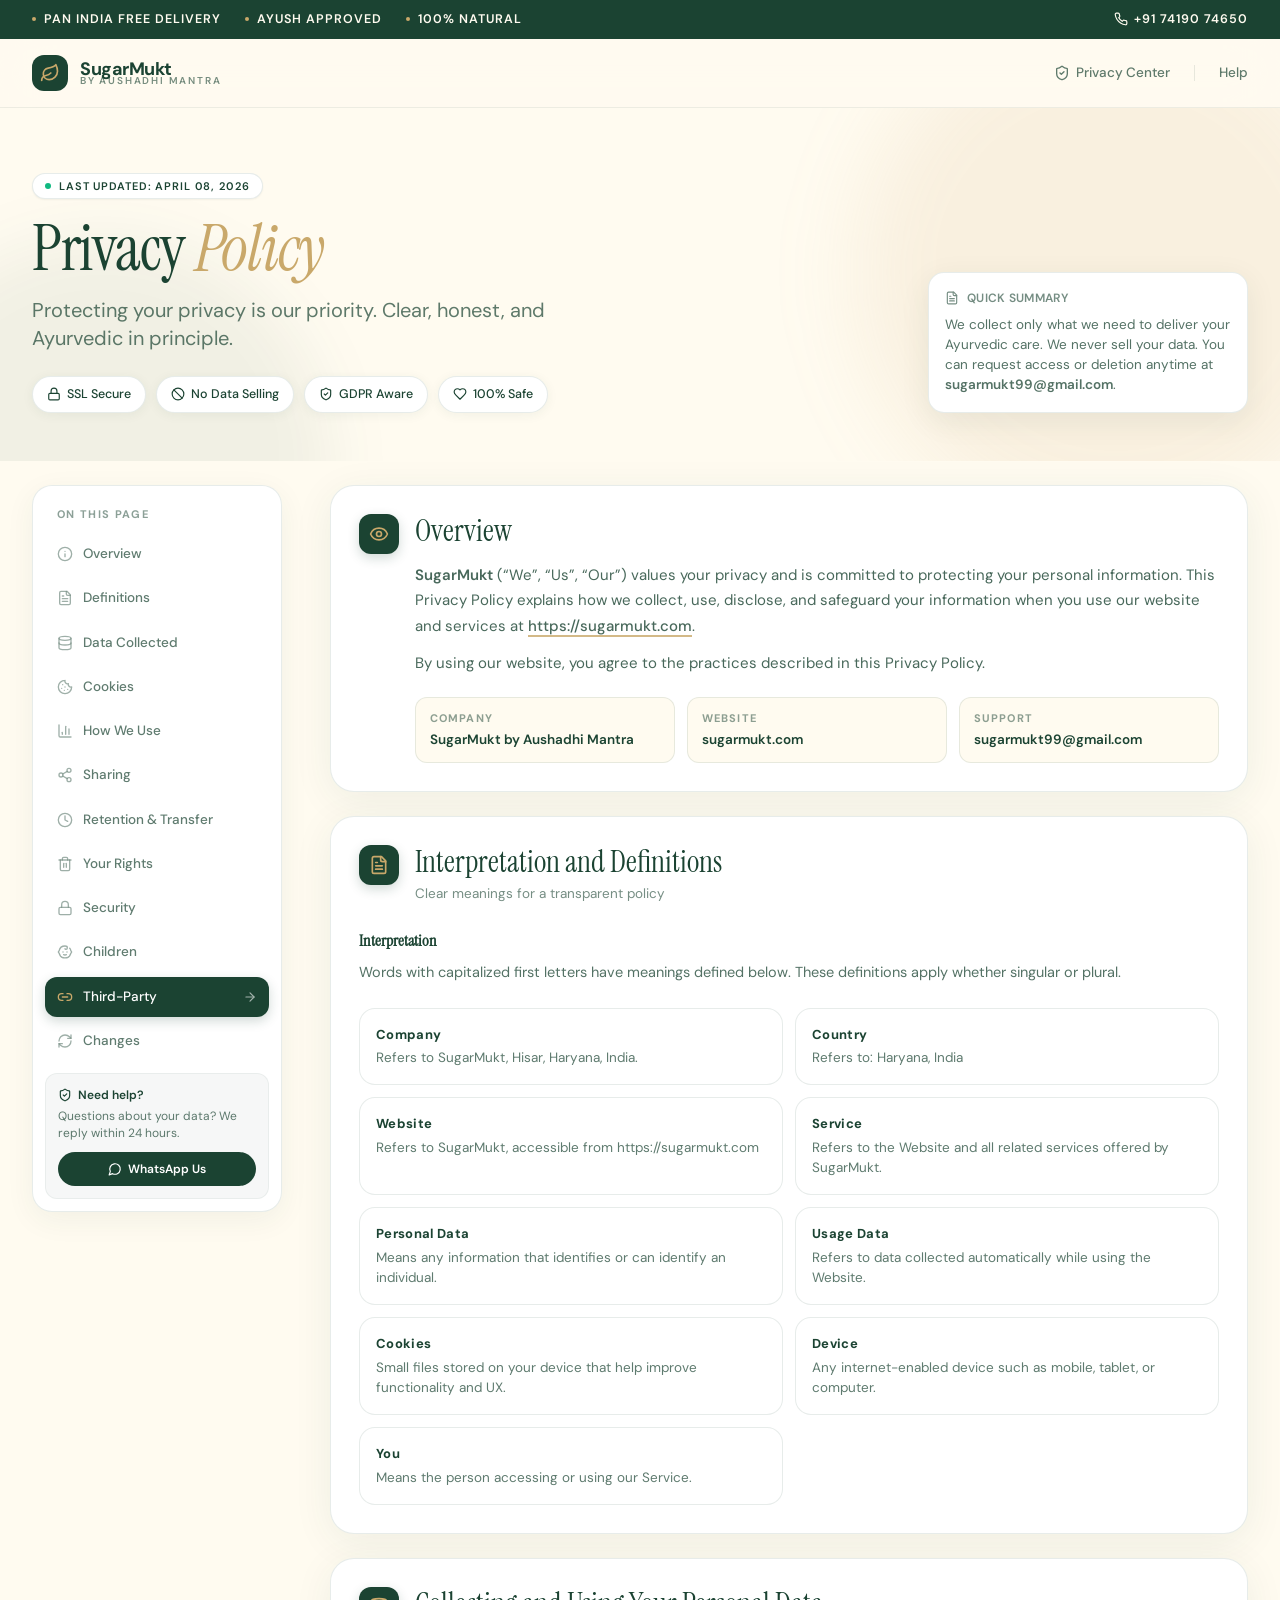
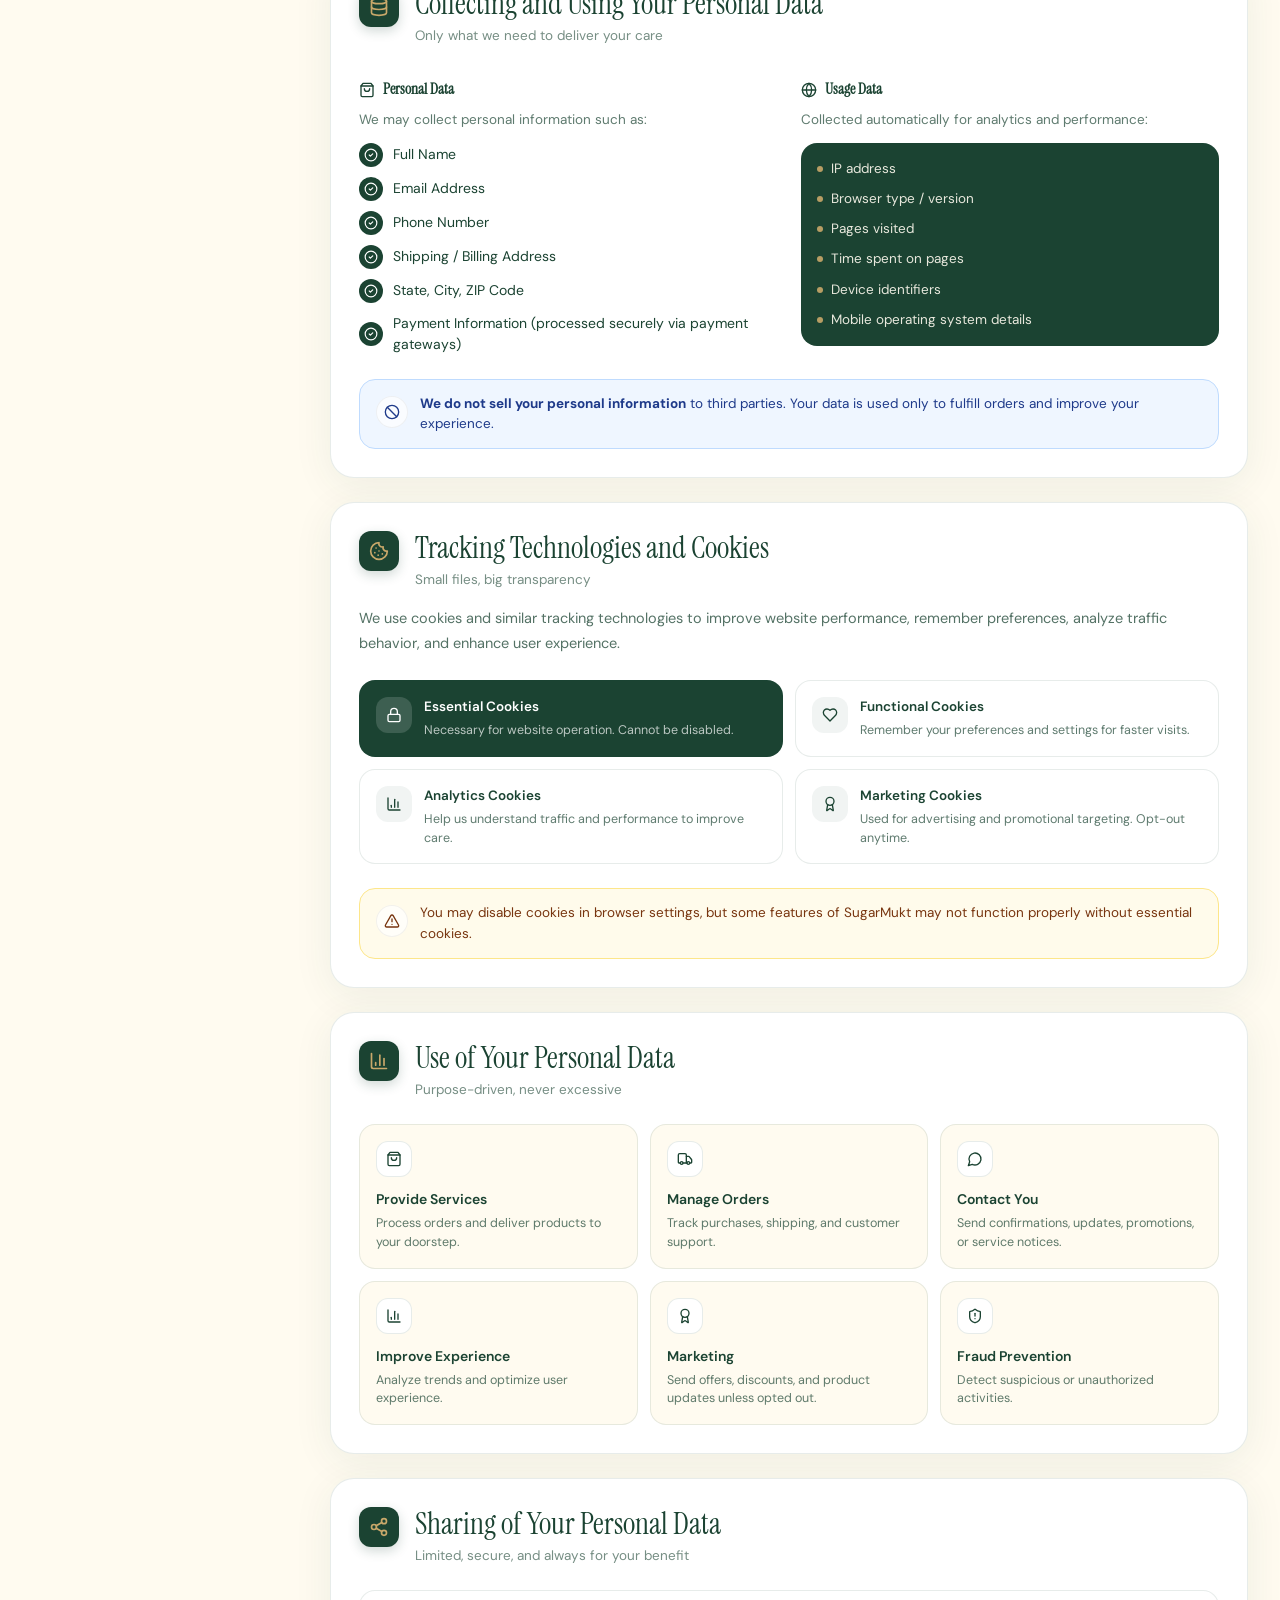
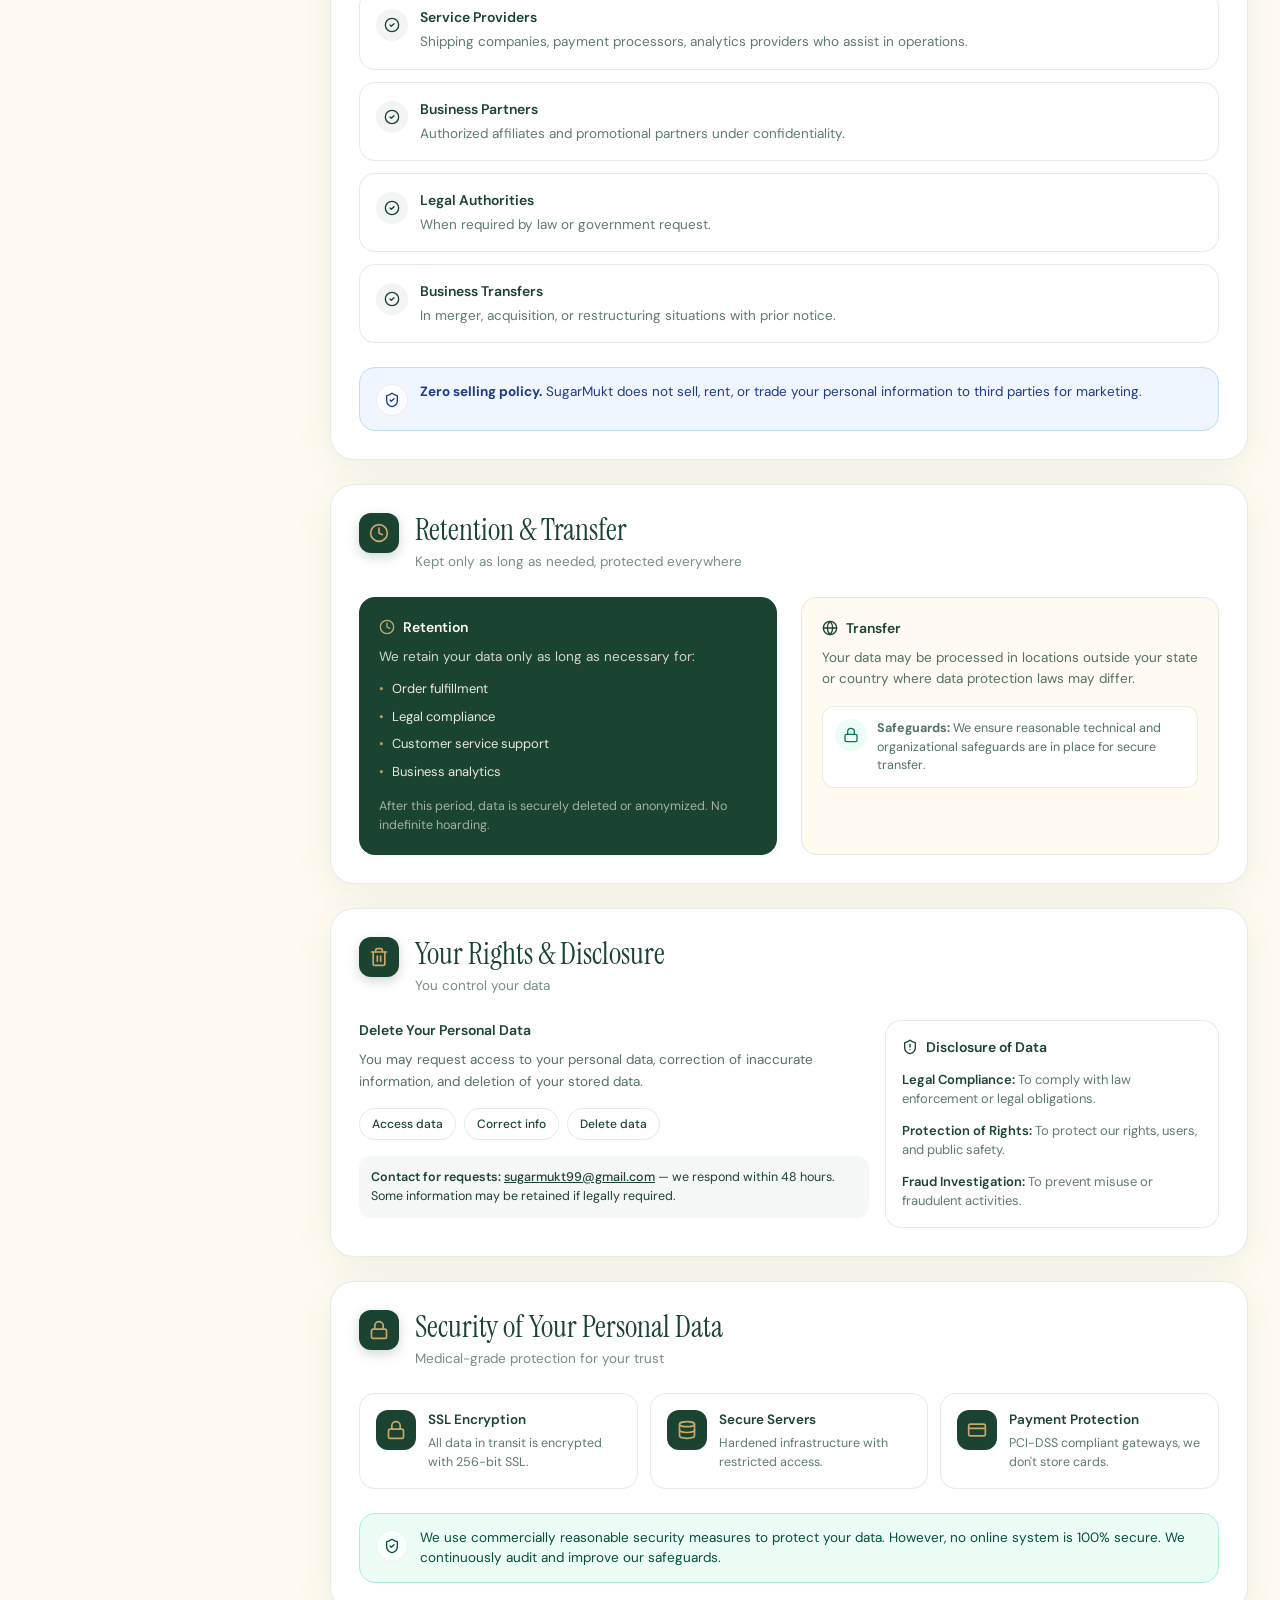
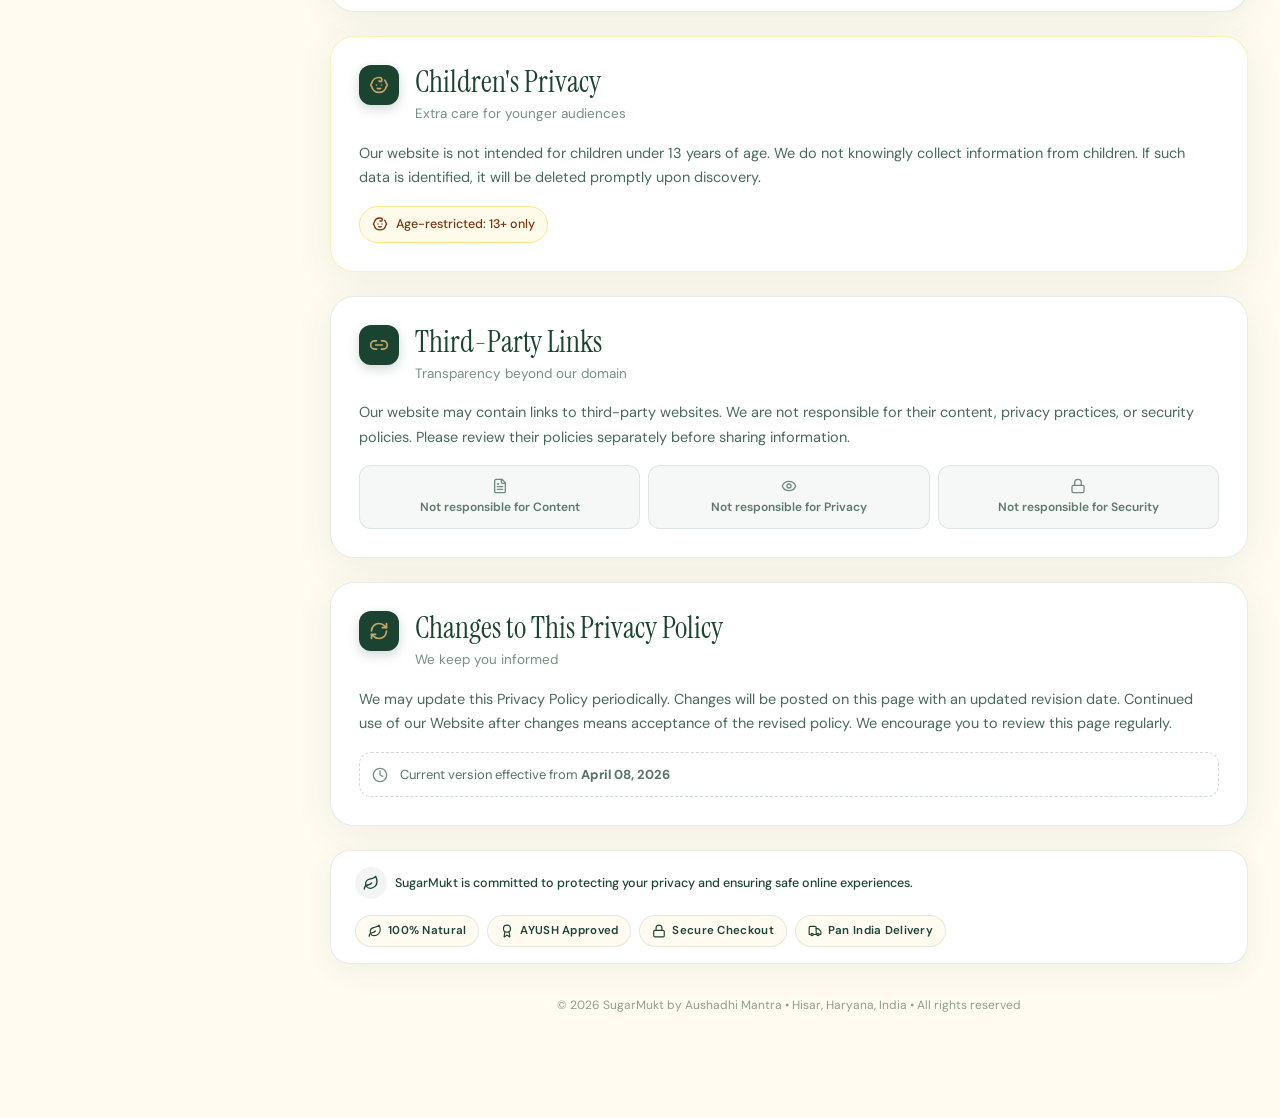
<file: privacy.html>
<!DOCTYPE html>
<html lang="en">
<head>
  <meta charset="UTF-8">
  <meta name="viewport" content="width=device-width, initial-scale=1">
  <title>Privacy</title>
  <style>*,:after,:before{--tw-border-spacing-x:0;--tw-border-spacing-y:0;--tw-translate-x:0;--tw-translate-y:0;--tw-rotate:0;--tw-skew-x:0;--tw-skew-y:0;--tw-scale-x:1;--tw-scale-y:1;--tw-pan-x: ;--tw-pan-y: ;--tw-pinch-zoom: ;--tw-scroll-snap-strictness:proximity;--tw-gradient-from-position: ;--tw-gradient-via-position: ;--tw-gradient-to-position: ;--tw-ordinal: ;--tw-slashed-zero: ;--tw-numeric-figure: ;--tw-numeric-spacing: ;--tw-numeric-fraction: ;--tw-ring-inset: ;--tw-ring-offset-width:0px;--tw-ring-offset-color:#fff;--tw-ring-color:rgba(59,130,246,.5);--tw-ring-offset-shadow:0 0 #0000;--tw-ring-shadow:0 0 #0000;--tw-shadow:0 0 #0000;--tw-shadow-colored:0 0 #0000;--tw-blur: ;--tw-brightness: ;--tw-contrast: ;--tw-grayscale: ;--tw-hue-rotate: ;--tw-invert: ;--tw-saturate: ;--tw-sepia: ;--tw-drop-shadow: ;--tw-backdrop-blur: ;--tw-backdrop-brightness: ;--tw-backdrop-contrast: ;--tw-backdrop-grayscale: ;--tw-backdrop-hue-rotate: ;--tw-backdrop-invert: ;--tw-backdrop-opacity: ;--tw-backdrop-saturate: ;--tw-backdrop-sepia: ;--tw-contain-size: ;--tw-contain-layout: ;--tw-contain-paint: ;--tw-contain-style: }::backdrop{--tw-border-spacing-x:0;--tw-border-spacing-y:0;--tw-translate-x:0;--tw-translate-y:0;--tw-rotate:0;--tw-skew-x:0;--tw-skew-y:0;--tw-scale-x:1;--tw-scale-y:1;--tw-pan-x: ;--tw-pan-y: ;--tw-pinch-zoom: ;--tw-scroll-snap-strictness:proximity;--tw-gradient-from-position: ;--tw-gradient-via-position: ;--tw-gradient-to-position: ;--tw-ordinal: ;--tw-slashed-zero: ;--tw-numeric-figure: ;--tw-numeric-spacing: ;--tw-numeric-fraction: ;--tw-ring-inset: ;--tw-ring-offset-width:0px;--tw-ring-offset-color:#fff;--tw-ring-color:rgba(59,130,246,.5);--tw-ring-offset-shadow:0 0 #0000;--tw-ring-shadow:0 0 #0000;--tw-shadow:0 0 #0000;--tw-shadow-colored:0 0 #0000;--tw-blur: ;--tw-brightness: ;--tw-contrast: ;--tw-grayscale: ;--tw-hue-rotate: ;--tw-invert: ;--tw-saturate: ;--tw-sepia: ;--tw-drop-shadow: ;--tw-backdrop-blur: ;--tw-backdrop-brightness: ;--tw-backdrop-contrast: ;--tw-backdrop-grayscale: ;--tw-backdrop-hue-rotate: ;--tw-backdrop-invert: ;--tw-backdrop-opacity: ;--tw-backdrop-saturate: ;--tw-backdrop-sepia: ;--tw-contain-size: ;--tw-contain-layout: ;--tw-contain-paint: ;--tw-contain-style: }/*! tailwindcss v3.4.18 | MIT License | https://tailwindcss.com*/*,:after,:before{box-sizing:border-box;border:0 solid #e5e7eb}:after,:before{--tw-content:""}:host,html{line-height:1.5;-webkit-text-size-adjust:100%;-moz-tab-size:4;-o-tab-size:4;tab-size:4;font-family:ui-sans-serif,system-ui,sans-serif,Apple Color Emoji,Segoe UI Emoji,Segoe UI Symbol,Noto Color Emoji;font-feature-settings:normal;font-variation-settings:normal;-webkit-tap-highlight-color:transparent}body{line-height:inherit}hr{height:0;color:inherit;border-top-width:1px}abbr:where([title]){-webkit-text-decoration:underline dotted;text-decoration:underline dotted}h1,h2,h3,h4,h5,h6{font-size:inherit;font-weight:inherit}a{color:inherit;text-decoration:inherit}b,strong{font-weight:bolder}code,kbd,pre,samp{font-family:ui-monospace,SFMono-Regular,Menlo,Monaco,Consolas,Liberation Mono,Courier New,monospace;font-feature-settings:normal;font-variation-settings:normal;font-size:1em}small{font-size:80%}sub,sup{font-size:75%;line-height:0;position:relative;vertical-align:baseline}sub{bottom:-.25em}sup{top:-.5em}table{text-indent:0;border-color:inherit;border-collapse:collapse}button,input,optgroup,select,textarea{font-family:inherit;font-feature-settings:inherit;font-variation-settings:inherit;font-size:100%;font-weight:inherit;line-height:inherit;letter-spacing:inherit;color:inherit;margin:0;padding:0}button,select{text-transform:none}button,input:where([type=button]),input:where([type=reset]),input:where([type=submit]){-webkit-appearance:button;background-color:transparent;background-image:none}:-moz-focusring{outline:auto}:-moz-ui-invalid{box-shadow:none}progress{vertical-align:baseline}::-webkit-inner-spin-button,::-webkit-outer-spin-button{height:auto}[type=search]{-webkit-appearance:textfield;outline-offset:-2px}::-webkit-search-decoration{-webkit-appearance:none}::-webkit-file-upload-button{-webkit-appearance:button;font:inherit}summary{display:list-item}blockquote,dd,dl,figure,h1,h2,h3,h4,h5,h6,hr,p,pre{margin:0}fieldset{margin:0}fieldset,legend{padding:0}menu,ol,ul{list-style:none;margin:0;padding:0}dialog{padding:0}textarea{resize:vertical}input::-moz-placeholder,textarea::-moz-placeholder{opacity:1;color:#9ca3af}input::placeholder,textarea::placeholder{opacity:1;color:#9ca3af}[role=button],button{cursor:pointer}:disabled{cursor:default}audio,canvas,embed,iframe,img,object,svg,video{display:block;vertical-align:middle}img,video{max-width:100%;height:auto}[hidden]:where(:not([hidden=until-found])){display:none}.absolute{position:absolute}.relative{position:relative}.sticky{position:sticky}.inset-0{inset:0}.-left-32{left:-8rem}.-right-24{right:-6rem}.-top-24{top:-6rem}.top-0{top:0}.top-32{top:8rem}.top-\[68px\]{top:68px}.top-\[92px\]{top:92px}.z-30{z-index:30}.z-40{z-index:40}.mx-auto{margin-left:auto;margin-right:auto}.-mt-0\.5{margin-top:-.125rem}.ml-auto{margin-left:auto}.mt-0\.5{margin-top:.125rem}.mt-1{margin-top:.25rem}.mt-1\.5{margin-top:.375rem}.mt-2{margin-top:.5rem}.mt-2\.5{margin-top:.625rem}.mt-3{margin-top:.75rem}.mt-4{margin-top:1rem}.mt-5{margin-top:1.25rem}.mt-6{margin-top:1.5rem}.mt-8{margin-top:2rem}.block{display:block}.flex{display:flex}.inline-flex{display:inline-flex}.grid{display:grid}.hidden{display:none}.h-1{height:.25rem}.h-1\.5{height:.375rem}.h-10{height:2.5rem}.h-3\.5{height:.875rem}.h-4{height:1rem}.h-5{height:1.25rem}.h-6{height:1.5rem}.h-8{height:2rem}.h-9{height:2.25rem}.h-\[460px\]{height:460px}.h-\[520px\]{height:520px}.h-\[68px\]{height:68px}.min-h-screen{min-height:100vh}.w-1{width:.25rem}.w-1\.5{width:.375rem}.w-10{width:2.5rem}.w-3\.5{width:.875rem}.w-4{width:1rem}.w-5{width:1.25rem}.w-6{width:1.5rem}.w-8{width:2rem}.w-9{width:2.25rem}.w-\[250px\]{width:250px}.w-\[460px\]{width:460px}.w-\[520px\]{width:520px}.w-full{width:100%}.w-px{width:1px}.min-w-0{min-width:0}.max-w-\[1280px\]{max-width:1280px}.max-w-\[320px\]{max-width:320px}.max-w-\[520px\]{max-width:520px}.max-w-\[680px\]{max-width:680px}.flex-1{flex:1 1 0%}.shrink-0{flex-shrink:0}@keyframes pulse{50%{opacity:.5}}.animate-pulse{animation:pulse 2s cubic-bezier(.4,0,.6,1) infinite}.scroll-mt-\[120px\]{scroll-margin-top:120px}.grid-cols-3{grid-template-columns:repeat(3,minmax(0,1fr))}.flex-col{flex-direction:column}.flex-wrap{flex-wrap:wrap}.place-items-center{place-items:center}.items-start{align-items:flex-start}.items-center{align-items:center}.justify-center{justify-content:center}.justify-between{justify-content:space-between}.gap-1\.5{gap:.375rem}.gap-2{gap:.5rem}.gap-2\.5{gap:.625rem}.gap-3{gap:.75rem}.gap-4{gap:1rem}.gap-6{gap:1.5rem}.gap-8{gap:2rem}.space-y-1>:not([hidden])~:not([hidden]){--tw-space-y-reverse:0;margin-top:calc(.25rem*(1 - var(--tw-space-y-reverse)));margin-bottom:calc(.25rem*var(--tw-space-y-reverse))}.space-y-2>:not([hidden])~:not([hidden]){--tw-space-y-reverse:0;margin-top:calc(.5rem*(1 - var(--tw-space-y-reverse)));margin-bottom:calc(.5rem*var(--tw-space-y-reverse))}.space-y-2\.5>:not([hidden])~:not([hidden]){--tw-space-y-reverse:0;margin-top:calc(.625rem*(1 - var(--tw-space-y-reverse)));margin-bottom:calc(.625rem*var(--tw-space-y-reverse))}.space-y-3>:not([hidden])~:not([hidden]){--tw-space-y-reverse:0;margin-top:calc(.75rem*(1 - var(--tw-space-y-reverse)));margin-bottom:calc(.75rem*var(--tw-space-y-reverse))}.space-y-6>:not([hidden])~:not([hidden]){--tw-space-y-reverse:0;margin-top:calc(1.5rem*(1 - var(--tw-space-y-reverse)));margin-bottom:calc(1.5rem*var(--tw-space-y-reverse))}.overflow-hidden{overflow:hidden}.overflow-x-auto{overflow-x:auto}.whitespace-nowrap{white-space:nowrap}.rounded-2xl{border-radius:1rem}.rounded-\[20px\]{border-radius:20px}.rounded-\[24px\]{border-radius:24px}.rounded-full{border-radius:9999px}.rounded-xl{border-radius:.75rem}.border{border-width:1px}.border-y{border-top-width:1px}.border-b,.border-y{border-bottom-width:1px}.border-dashed{border-style:dashed}.border-\[\#1B4332\]{--tw-border-opacity:1;border-color:rgb(27 67 50/var(--tw-border-opacity,1))}.border-\[\#1B4332\]\/10{border-color:rgba(27,67,50,.1)}.border-\[\#1B4332\]\/20{border-color:rgba(27,67,50,.2)}.border-\[\#1B4332\]\/\[0\.06\]{border-color:rgba(27,67,50,.06)}.border-\[\#1B4332\]\/\[0\.08\]{border-color:rgba(27,67,50,.08)}.border-amber-200{--tw-border-opacity:1;border-color:rgb(253 230 138/var(--tw-border-opacity,1))}.border-amber-200\/60{border-color:hsla(48,97%,77%,.6)}.border-black\/5{border-color:rgba(0,0,0,.05)}.border-blue-200{--tw-border-opacity:1;border-color:rgb(191 219 254/var(--tw-border-opacity,1))}.border-emerald-200{--tw-border-opacity:1;border-color:rgb(167 243 208/var(--tw-border-opacity,1))}.bg-\[\#1B4332\]{--tw-bg-opacity:1;background-color:rgb(27 67 50/var(--tw-bg-opacity,1))}.bg-\[\#1B4332\]\/15{background-color:rgba(27,67,50,.15)}.bg-\[\#1B4332\]\/5{background-color:rgba(27,67,50,.05)}.bg-\[\#1B4332\]\/\[0\.04\]{background-color:rgba(27,67,50,.04)}.bg-\[\#1B4332\]\/\[0\.06\]{background-color:rgba(27,67,50,.06)}.bg-\[\#C9A86A\]{--tw-bg-opacity:1;background-color:rgb(201 168 106/var(--tw-bg-opacity,1))}.bg-\[\#C9A86A\]\/\[0\.12\]{background-color:hsla(39,47%,60%,.12)}.bg-\[\#FFFBF0\]{--tw-bg-opacity:1;background-color:rgb(255 251 240/var(--tw-bg-opacity,1))}.bg-\[\#FFFBF0\]\/80{background-color:rgba(255,251,240,.8)}.bg-\[\#FFFBF0\]\/90{background-color:rgba(255,251,240,.9)}.bg-amber-50{--tw-bg-opacity:1;background-color:rgb(255 251 235/var(--tw-bg-opacity,1))}.bg-blue-50{--tw-bg-opacity:1;background-color:rgb(239 246 255/var(--tw-bg-opacity,1))}.bg-emerald-50{--tw-bg-opacity:1;background-color:rgb(236 253 245/var(--tw-bg-opacity,1))}.bg-emerald-500{--tw-bg-opacity:1;background-color:rgb(16 185 129/var(--tw-bg-opacity,1))}.bg-white{--tw-bg-opacity:1;background-color:rgb(255 255 255/var(--tw-bg-opacity,1))}.bg-white\/15{background-color:hsla(0,0%,100%,.15)}.bg-white\/70{background-color:hsla(0,0%,100%,.7)}.p-3{padding:.75rem}.p-4{padding:1rem}.p-5{padding:1.25rem}.px-3{padding-left:.75rem;padding-right:.75rem}.px-3\.5{padding-left:.875rem;padding-right:.875rem}.px-4{padding-left:1rem;padding-right:1rem}.py-1{padding-top:.25rem;padding-bottom:.25rem}.py-1\.5{padding-top:.375rem;padding-bottom:.375rem}.py-2{padding-top:.5rem;padding-bottom:.5rem}.py-2\.5{padding-top:.625rem;padding-bottom:.625rem}.py-3{padding-top:.75rem;padding-bottom:.75rem}.py-3\.5{padding-top:.875rem;padding-bottom:.875rem}.py-4{padding-top:1rem;padding-bottom:1rem}.pb-20{padding-bottom:5rem}.pb-6{padding-bottom:1.5rem}.pb-8{padding-bottom:2rem}.pt-10{padding-top:2.5rem}.pt-2{padding-top:.5rem}.pt-6{padding-top:1.5rem}.text-left{text-align:left}.text-center{text-align:center}.text-\[10px\]{font-size:10px}.text-\[11\.5px\]{font-size:11.5px}.text-\[11px\]{font-size:11px}.text-\[12\.5px\]{font-size:12.5px}.text-\[12px\]{font-size:12px}.text-\[13\.5px\]{font-size:13.5px}.text-\[13px\]{font-size:13px}.text-\[14\.5px\]{font-size:14.5px}.text-\[14px\]{font-size:14px}.text-\[15px\]{font-size:15px}.text-\[16px\]{font-size:16px}.text-\[18px\]{font-size:18px}.text-\[26px\]{font-size:26px}.text-\[42px\]{font-size:42px}.font-bold{font-weight:700}.font-medium{font-weight:500}.font-normal{font-weight:400}.font-semibold{font-weight:600}.uppercase{text-transform:uppercase}.italic{font-style:italic}.leading-\[0\.95\]{line-height:.95}.leading-\[1\.1\]{line-height:1.1}.leading-\[1\.4\]{line-height:1.4}.leading-\[1\.5\]{line-height:1.5}.leading-\[1\.6\]{line-height:1.6}.leading-\[1\.7\]{line-height:1.7}.leading-none{line-height:1}.tracking-\[-0\.02em\]{letter-spacing:-.02em}.tracking-\[0\.08em\]{letter-spacing:.08em}.tracking-\[0\.12em\]{letter-spacing:.12em}.tracking-\[0\.18em\]{letter-spacing:.18em}.tracking-tight{letter-spacing:-.025em}.tracking-wide{letter-spacing:.025em}.tracking-widest{letter-spacing:.1em}.text-\[\#1B4332\]{--tw-text-opacity:1;color:rgb(27 67 50/var(--tw-text-opacity,1))}.text-\[\#1B4332\]\/70{color:rgba(27,67,50,.7)}.text-\[\#C9A86A\]{--tw-text-opacity:1;color:rgb(201 168 106/var(--tw-text-opacity,1))}.text-\[\#FFFBF0\]{--tw-text-opacity:1;color:rgb(255 251 240/var(--tw-text-opacity,1))}.text-amber-900{--tw-text-opacity:1;color:rgb(120 53 15/var(--tw-text-opacity,1))}.text-blue-900{--tw-text-opacity:1;color:rgb(30 58 138/var(--tw-text-opacity,1))}.text-emerald-700{--tw-text-opacity:1;color:rgb(4 120 87/var(--tw-text-opacity,1))}.text-emerald-900{--tw-text-opacity:1;color:rgb(6 78 59/var(--tw-text-opacity,1))}.text-white{--tw-text-opacity:1;color:rgb(255 255 255/var(--tw-text-opacity,1))}.underline{text-decoration-line:underline}.decoration-\[\#C9A86A\]{text-decoration-color:#c9a86a}.decoration-2{text-decoration-thickness:2px}.underline-offset-4{text-underline-offset:4px}.antialiased{-webkit-font-smoothing:antialiased;-moz-osx-font-smoothing:grayscale}.opacity-50{opacity:.5}.opacity-60{opacity:.6}.opacity-70{opacity:.7}.opacity-75{opacity:.75}.opacity-80{opacity:.8}.opacity-90{opacity:.9}.shadow{--tw-shadow:0 1px 3px 0 rgba(0,0,0,.1),0 1px 2px -1px rgba(0,0,0,.1);--tw-shadow-colored:0 1px 3px 0 var(--tw-shadow-color),0 1px 2px -1px var(--tw-shadow-color)}.shadow,.shadow-\[0_2px_12px_rgba\(27\2c 67\2c 50\2c 0\.06\)\]{box-shadow:var(--tw-ring-offset-shadow,0 0 #0000),var(--tw-ring-shadow,0 0 #0000),var(--tw-shadow)}.shadow-\[0_2px_12px_rgba\(27\2c 67\2c 50\2c 0\.06\)\]{--tw-shadow:0 2px 12px rgba(27,67,50,.06);--tw-shadow-colored:0 2px 12px var(--tw-shadow-color)}.shadow-\[0_4px_12px_rgba\(27\2c 67\2c 50\2c 0\.2\)\]{--tw-shadow:0 4px 12px rgba(27,67,50,.2);--tw-shadow-colored:0 4px 12px var(--tw-shadow-color);box-shadow:var(--tw-ring-offset-shadow,0 0 #0000),var(--tw-ring-shadow,0 0 #0000),var(--tw-shadow)}.shadow-\[0_8px_30px_rgba\(27\2c 67\2c 50\2c 0\.06\)\]{--tw-shadow:0 8px 30px rgba(27,67,50,.06);--tw-shadow-colored:0 8px 30px var(--tw-shadow-color);box-shadow:var(--tw-ring-offset-shadow,0 0 #0000),var(--tw-ring-shadow,0 0 #0000),var(--tw-shadow)}.shadow-\[0_8px_30px_rgba\(27\2c 67\2c 50\2c 0\.08\)\]{--tw-shadow:0 8px 30px rgba(27,67,50,.08);--tw-shadow-colored:0 8px 30px var(--tw-shadow-color);box-shadow:var(--tw-ring-offset-shadow,0 0 #0000),var(--tw-ring-shadow,0 0 #0000),var(--tw-shadow)}.shadow-\[0_8px_40px_rgba\(27\2c 67\2c 50\2c 0\.07\)\]{--tw-shadow:0 8px 40px rgba(27,67,50,.07);--tw-shadow-colored:0 8px 40px var(--tw-shadow-color)}.shadow-\[0_8px_40px_rgba\(27\2c 67\2c 50\2c 0\.07\)\],.shadow-sm{box-shadow:var(--tw-ring-offset-shadow,0 0 #0000),var(--tw-ring-shadow,0 0 #0000),var(--tw-shadow)}.shadow-sm{--tw-shadow:0 1px 2px 0 rgba(0,0,0,.05);--tw-shadow-colored:0 1px 2px 0 var(--tw-shadow-color)}.blur-\[30px\]{--tw-blur:blur(30px)}.blur-\[30px\],.blur-\[40px\]{filter:var(--tw-blur) var(--tw-brightness) var(--tw-contrast) var(--tw-grayscale) var(--tw-hue-rotate) var(--tw-invert) var(--tw-saturate) var(--tw-sepia) var(--tw-drop-shadow)}.blur-\[40px\]{--tw-blur:blur(40px)}.backdrop-blur-xl{--tw-backdrop-blur:blur(24px);backdrop-filter:var(--tw-backdrop-blur) var(--tw-backdrop-brightness) var(--tw-backdrop-contrast) var(--tw-backdrop-grayscale) var(--tw-backdrop-hue-rotate) var(--tw-backdrop-invert) var(--tw-backdrop-opacity) var(--tw-backdrop-saturate) var(--tw-backdrop-sepia)}.transition-all{transition-property:all;transition-timing-function:cubic-bezier(.4,0,.2,1);transition-duration:.15s}.transition-colors{transition-property:color,background-color,border-color,text-decoration-color,fill,stroke;transition-timing-function:cubic-bezier(.4,0,.2,1);transition-duration:.15s}#root,body,html{min-height:100%}body{margin:0;font-family:Inter,ui-sans-serif,system-ui,-apple-system,BlinkMacSystemFont,Segoe UI,sans-serif}[role=button]:not([aria-disabled=true]),button:not(:disabled),label[for],select:not(:disabled),summary{cursor:pointer}.selection\:bg-\[\#1B4332\] ::-moz-selection{--tw-bg-opacity:1;background-color:rgb(27 67 50/var(--tw-bg-opacity,1))}.selection\:bg-\[\#1B4332\] ::selection{--tw-bg-opacity:1;background-color:rgb(27 67 50/var(--tw-bg-opacity,1))}.selection\:text-\[\#FFFBF0\] ::-moz-selection{--tw-text-opacity:1;color:rgb(255 251 240/var(--tw-text-opacity,1))}.selection\:text-\[\#FFFBF0\] ::selection{--tw-text-opacity:1;color:rgb(255 251 240/var(--tw-text-opacity,1))}.selection\:bg-\[\#1B4332\]::-moz-selection{--tw-bg-opacity:1;background-color:rgb(27 67 50/var(--tw-bg-opacity,1))}.selection\:bg-\[\#1B4332\]::selection{--tw-bg-opacity:1;background-color:rgb(27 67 50/var(--tw-bg-opacity,1))}.selection\:text-\[\#FFFBF0\]::-moz-selection{--tw-text-opacity:1;color:rgb(255 251 240/var(--tw-text-opacity,1))}.selection\:text-\[\#FFFBF0\]::selection{--tw-text-opacity:1;color:rgb(255 251 240/var(--tw-text-opacity,1))}.hover\:bg-\[\#1B4332\]\/\[0\.06\]:hover{background-color:rgba(27,67,50,.06)}.hover\:text-\[\#1B4332\]:hover{--tw-text-opacity:1;color:rgb(27 67 50/var(--tw-text-opacity,1))}.hover\:text-\[\#C9A86A\]:hover{--tw-text-opacity:1;color:rgb(201 168 106/var(--tw-text-opacity,1))}.hover\:underline:hover{text-decoration-line:underline}.hover\:opacity-100:hover{opacity:1}@media (min-width:768px){.md\:col-span-2{grid-column:span 2/span 2}.md\:col-span-3{grid-column:span 3/span 3}.md\:block{display:block}.md\:flex{display:flex}.md\:hidden{display:none}.md\:grid-cols-2{grid-template-columns:repeat(2,minmax(0,1fr))}.md\:grid-cols-3{grid-template-columns:repeat(3,minmax(0,1fr))}.md\:grid-cols-5{grid-template-columns:repeat(5,minmax(0,1fr))}.md\:justify-between{justify-content:space-between}.md\:gap-6{gap:1.5rem}.md\:p-7{padding:1.75rem}.md\:px-6{padding-left:1.5rem;padding-right:1.5rem}.md\:px-8{padding-left:2rem;padding-right:2rem}.md\:pb-12{padding-bottom:3rem}.md\:pt-16{padding-top:4rem}.md\:pt-6{padding-top:1.5rem}.md\:text-\[12\.5px\]{font-size:12.5px}.md\:text-\[20px\]{font-size:20px}.md\:text-\[30px\]{font-size:30px}.md\:text-\[64px\]{font-size:64px}}@media (min-width:1024px){.lg\:flex-row{flex-direction:row}.lg\:items-end{align-items:flex-end}.lg\:gap-12{gap:3rem}.lg\:text-right{text-align:right}}</style>
    <!-- Google tag (gtag.js) -->
<script async src="https://www.googletagmanager.com/gtag/js?id=AW-18364282405">
</script>
<script>
  window.dataLayer = window.dataLayer || [];
  function gtag(){dataLayer.push(arguments);}
  gtag('js', new Date());

  gtag('config', 'AW-18364282405');
</script>
    
</head>
<body>
  <div id="root"></div>
  
  <script type="module">var zd=Object.create;var{getPrototypeOf:Fd,defineProperty:fi,getOwnPropertyNames:Rd}=Object;var Dd=Object.prototype.hasOwnProperty;var He=(e,t,n)=>{n=e!=null?zd(Fd(e)):{};let r=t||!e||!e.__esModule?fi(n,"default",{value:e,enumerable:!0}):n;for(let l of Rd(e))if(!Dd.call(r,l))fi(r,l,{get:()=>e[l],enumerable:!0});return r};var Hr=(e,t)=>()=>(t||e((t={exports:{}}).exports,t),t.exports);var Bd=(e,t)=>{for(var n in t)fi(e,n,{get:t[n],enumerable:!0,configurable:!0,set:(r)=>t[n]=()=>r})};var Od=(e,t)=>()=>(e&&(t=e(e=0)),t);var Et=Hr((Jd)=>{var An=Symbol.for("react.element"),Md=Symbol.for("react.portal"),Id=Symbol.for("react.fragment"),Ad=Symbol.for("react.strict_mode"),Ld=Symbol.for("react.profiler"),Ud=Symbol.for("react.provider"),Wd=Symbol.for("react.context"),Hd=Symbol.for("react.forward_ref"),Vd=Symbol.for("react.suspense"),$d=Symbol.for("react.memo"),Qd=Symbol.for("react.lazy"),Au=Symbol.iterator;function Yd(e){if(e===null||typeof e!=="object")return null;return e=Au&&e[Au]||e["@@iterator"],typeof e==="function"?e:null}var Wu={isMounted:function(){return!1},enqueueForceUpdate:function(){},enqueueReplaceState:function(){},enqueueSetState:function(){}},Hu=Object.assign,Vu={};function Kt(e,t,n){this.props=e,this.context=t,this.refs=Vu,this.updater=n||Wu}Kt.prototype.isReactComponent={};Kt.prototype.setState=function(e,t){if(typeof e!=="object"&&typeof e!=="function"&&e!=null)throw Error("setState(...): takes an object of state variables to update or a function which returns an object of state variables.");this.updater.enqueueSetState(this,e,t,"setState")};Kt.prototype.forceUpdate=function(e){this.updater.enqueueForceUpdate(this,e,"forceUpdate")};function $u(){}$u.prototype=Kt.prototype;function mi(e,t,n){this.props=e,this.context=t,this.refs=Vu,this.updater=n||Wu}var vi=mi.prototype=new $u;vi.constructor=mi;Hu(vi,Kt.prototype);vi.isPureReactComponent=!0;var Lu=Array.isArray,Qu=Object.prototype.hasOwnProperty,hi={current:null},Yu={key:!0,ref:!0,__self:!0,__source:!0};function Ku(e,t,n){var r,l={},i=null,o=null;if(t!=null)for(r in t.ref!==void 0&&(o=t.ref),t.key!==void 0&&(i=""+t.key),t)Qu.call(t,r)&&!Yu.hasOwnProperty(r)&&(l[r]=t[r]);var u=arguments.length-2;if(u===1)l.children=n;else if(1<u){for(var a=Array(u),c=0;c<u;c++)a[c]=arguments[c+2];l.children=a}if(e&&e.defaultProps)for(r in u=e.defaultProps,u)l[r]===void 0&&(l[r]=u[r]);return{$$typeof:An,type:e,key:i,ref:o,props:l,_owner:hi.current}}function Kd(e,t){return{$$typeof:An,type:e.type,key:t,ref:e.ref,props:e.props,_owner:e._owner}}function yi(e){return typeof e==="object"&&e!==null&&e.$$typeof===An}function Xd(e){var t={"=":"=0",":":"=2"};return"$"+e.replace(/[=:]/g,function(n){return t[n]})}var Uu=/\/+/g;function pi(e,t){return typeof e==="object"&&e!==null&&e.key!=null?Xd(""+e.key):t.toString(36)}function $r(e,t,n,r,l){var i=typeof e;if(i==="undefined"||i==="boolean")e=null;var o=!1;if(e===null)o=!0;else switch(i){case"string":case"number":o=!0;break;case"object":switch(e.$$typeof){case An:case Md:o=!0}}if(o)return o=e,l=l(o),e=r===""?"."+pi(o,0):r,Lu(l)?(n="",e!=null&&(n=e.replace(Uu,"$&/")+"/"),$r(l,t,n,"",function(c){return c})):l!=null&&(yi(l)&&(l=Kd(l,n+(!l.key||o&&o.key===l.key?"":(""+l.key).replace(Uu,"$&/")+"/")+e)),t.push(l)),1;if(o=0,r=r===""?".":r+":",Lu(e))for(var u=0;u<e.length;u++){i=e[u];var a=r+pi(i,u);o+=$r(i,t,n,a,l)}else if(a=Yd(e),typeof a==="function")for(e=a.call(e),u=0;!(i=e.next()).done;)i=i.value,a=r+pi(i,u++),o+=$r(i,t,n,a,l);else if(i==="object")throw t=String(e),Error("Objects are not valid as a React child (found: "+(t==="[object Object]"?"object with keys {"+Object.keys(e).join(", ")+"}":t)+"). If you meant to render a collection of children, use an array instead.");return o}function Vr(e,t,n){if(e==null)return e;var r=[],l=0;return $r(e,r,"","",function(i){return t.call(n,i,l++)}),r}function Gd(e){if(e._status===-1){var t=e._result;t=t(),t.then(function(n){if(e._status===0||e._status===-1)e._status=1,e._result=n},function(n){if(e._status===0||e._status===-1)e._status=2,e._result=n}),e._status===-1&&(e._status=0,e._result=t)}if(e._status===1)return e._result.default;throw e._result}var re={current:null},Qr={transition:null},Zd={ReactCurrentDispatcher:re,ReactCurrentBatchConfig:Qr,ReactCurrentOwner:hi};function Xu(){throw Error("act(...) is not supported in production builds of React.")}Jd.Children={map:Vr,forEach:function(e,t,n){Vr(e,function(){t.apply(this,arguments)},n)},count:function(e){var t=0;return Vr(e,function(){t++}),t},toArray:function(e){return Vr(e,function(t){return t})||[]},only:function(e){if(!yi(e))throw Error("React.Children.only expected to receive a single React element child.");return e}};Jd.Component=Kt;Jd.Fragment=Id;Jd.Profiler=Ld;Jd.PureComponent=mi;Jd.StrictMode=Ad;Jd.Suspense=Vd;Jd.__SECRET_INTERNALS_DO_NOT_USE_OR_YOU_WILL_BE_FIRED=Zd;Jd.act=Xu;Jd.cloneElement=function(e,t,n){if(e===null||e===void 0)throw Error("React.cloneElement(...): The argument must be a React element, but you passed "+e+".");var r=Hu({},e.props),l=e.key,i=e.ref,o=e._owner;if(t!=null){if(t.ref!==void 0&&(i=t.ref,o=hi.current),t.key!==void 0&&(l=""+t.key),e.type&&e.type.defaultProps)var u=e.type.defaultProps;for(a in t)Qu.call(t,a)&&!Yu.hasOwnProperty(a)&&(r[a]=t[a]===void 0&&u!==void 0?u[a]:t[a])}var a=arguments.length-2;if(a===1)r.children=n;else if(1<a){u=Array(a);for(var c=0;c<a;c++)u[c]=arguments[c+2];r.children=u}return{$$typeof:An,type:e.type,key:l,ref:i,props:r,_owner:o}};Jd.createContext=function(e){return e={$$typeof:Wd,_currentValue:e,_currentValue2:e,_threadCount:0,Provider:null,Consumer:null,_defaultValue:null,_globalName:null},e.Provider={$$typeof:Ud,_context:e},e.Consumer=e};Jd.createElement=Ku;Jd.createFactory=function(e){var t=Ku.bind(null,e);return t.type=e,t};Jd.createRef=function(){return{current:null}};Jd.forwardRef=function(e){return{$$typeof:Hd,render:e}};Jd.isValidElement=yi;Jd.lazy=function(e){return{$$typeof:Qd,_payload:{_status:-1,_result:e},_init:Gd}};Jd.memo=function(e,t){return{$$typeof:$d,type:e,compare:t===void 0?null:t}};Jd.startTransition=function(e){var t=Qr.transition;Qr.transition={};try{e()}finally{Qr.transition=t}};Jd.unstable_act=Xu;Jd.useCallback=function(e,t){return re.current.useCallback(e,t)};Jd.useContext=function(e){return re.current.useContext(e)};Jd.useDebugValue=function(){};Jd.useDeferredValue=function(e){return re.current.useDeferredValue(e)};Jd.useEffect=function(e,t){return re.current.useEffect(e,t)};Jd.useId=function(){return re.current.useId()};Jd.useImperativeHandle=function(e,t,n){return re.current.useImperativeHandle(e,t,n)};Jd.useInsertionEffect=function(e,t){return re.current.useInsertionEffect(e,t)};Jd.useLayoutEffect=function(e,t){return re.current.useLayoutEffect(e,t)};Jd.useMemo=function(e,t){return re.current.useMemo(e,t)};Jd.useReducer=function(e,t,n){return re.current.useReducer(e,t,n)};Jd.useRef=function(e){return re.current.useRef(e)};Jd.useState=function(e){return re.current.useState(e)};Jd.useSyncExternalStore=function(e,t,n){return re.current.useSyncExternalStore(e,t,n)};Jd.useTransition=function(){return re.current.useTransition()};Jd.version="18.3.1"});var ea=Hr((Mf)=>{function wi(e,t){var n=e.length;e.push(t);e:for(;0<n;){var r=n-1>>>1,l=e[r];if(0<Yr(l,t))e[r]=t,e[n]=l,n=r;else break e}}function Ee(e){return e.length===0?null:e[0]}function Zr(e){if(e.length===0)return null;var t=e[0],n=e.pop();if(n!==t){e[0]=n;e:for(var r=0,l=e.length,i=l>>>1;r<i;){var o=2*(r+1)-1,u=e[o],a=o+1,c=e[a];if(0>Yr(u,n))a<l&&0>Yr(c,u)?(e[r]=c,e[a]=n,r=a):(e[r]=u,e[o]=n,r=o);else if(a<l&&0>Yr(c,n))e[r]=c,e[a]=n,r=a;else break e}}return t}function Yr(e,t){var n=e.sortIndex-t.sortIndex;return n!==0?n:e.id-t.id}if(typeof performance==="object"&&typeof performance.now==="function")Si=performance,Mf.unstable_now=function(){return Si.now()};else Kr=Date,ki=Kr.now(),Mf.unstable_now=function(){return Kr.now()-ki};var Si,Kr,ki,Me=[],tt=[],Of=1,he=null,b=3,Jr=!1,_t=!1,Un=!1,Zu=typeof setTimeout==="function"?setTimeout:null,Ju=typeof clearTimeout==="function"?clearTimeout:null,Gu=typeof setImmediate<"u"?setImmediate:null;typeof navigator<"u"&&navigator.scheduling!==void 0&&navigator.scheduling.isInputPending!==void 0&&navigator.scheduling.isInputPending.bind(navigator.scheduling);function Ni(e){for(var t=Ee(tt);t!==null;){if(t.callback===null)Zr(tt);else if(t.startTime<=e)Zr(tt),t.sortIndex=t.expirationTime,wi(Me,t);else break;t=Ee(tt)}}function Ci(e){if(Un=!1,Ni(e),!_t)if(Ee(Me)!==null)_t=!0,_i(Ei);else{var t=Ee(tt);t!==null&&Pi(Ci,t.startTime-e)}}function Ei(e,t){_t=!1,Un&&(Un=!1,Ju(Wn),Wn=-1),Jr=!0;var n=b;try{Ni(t);for(he=Ee(Me);he!==null&&(!(he.expirationTime>t)||e&&!ju());){var r=he.callback;if(typeof r==="function"){he.callback=null,b=he.priorityLevel;var l=r(he.expirationTime<=t);t=Mf.unstable_now(),typeof l==="function"?he.callback=l:he===Ee(Me)&&Zr(Me),Ni(t)}else Zr(Me);he=Ee(Me)}if(he!==null)var i=!0;else{var o=Ee(tt);o!==null&&Pi(Ci,o.startTime-t),i=!1}return i}finally{he=null,b=n,Jr=!1}}var qr=!1,Xr=null,Wn=-1,qu=5,bu=-1;function ju(){return Mf.unstable_now()-bu<qu?!1:!0}function gi(){if(Xr!==null){var e=Mf.unstable_now();bu=e;var t=!0;try{t=Xr(!0,e)}finally{t?Ln():(qr=!1,Xr=null)}}else qr=!1}var Ln;if(typeof Gu==="function")Ln=function(){Gu(gi)};else if(typeof MessageChannel<"u")Gr=new MessageChannel,xi=Gr.port2,Gr.port1.onmessage=gi,Ln=function(){xi.postMessage(null)};else Ln=function(){Zu(gi,0)};var Gr,xi;function _i(e){Xr=e,qr||(qr=!0,Ln())}function Pi(e,t){Wn=Zu(function(){e(Mf.unstable_now())},t)}Mf.unstable_IdlePriority=5;Mf.unstable_ImmediatePriority=1;Mf.unstable_LowPriority=4;Mf.unstable_NormalPriority=3;Mf.unstable_Profiling=null;Mf.unstable_UserBlockingPriority=2;Mf.unstable_cancelCallback=function(e){e.callback=null};Mf.unstable_continueExecution=function(){_t||Jr||(_t=!0,_i(Ei))};Mf.unstable_forceFrameRate=function(e){0>e||125<e?console.error("forceFrameRate takes a positive int between 0 and 125, forcing frame rates higher than 125 fps is not supported"):qu=0<e?Math.floor(1000/e):5};Mf.unstable_getCurrentPriorityLevel=function(){return b};Mf.unstable_getFirstCallbackNode=function(){return Ee(Me)};Mf.unstable_next=function(e){switch(b){case 1:case 2:case 3:var t=3;break;default:t=b}var n=b;b=t;try{return e()}finally{b=n}};Mf.unstable_pauseExecution=function(){};Mf.unstable_requestPaint=function(){};Mf.unstable_runWithPriority=function(e,t){switch(e){case 1:case 2:case 3:case 4:case 5:break;default:e=3}var n=b;b=e;try{return t()}finally{b=n}};Mf.unstable_scheduleCallback=function(e,t,n){var r=Mf.unstable_now();switch(typeof n==="object"&&n!==null?(n=n.delay,n=typeof n==="number"&&0<n?r+n:r):n=r,e){case 1:var l=-1;break;case 2:l=250;break;case 5:l=1073741823;break;case 4:l=1e4;break;default:l=5000}return l=n+l,e={id:Of++,callback:t,priorityLevel:e,startTime:n,expirationTime:l,sortIndex:-1},n>r?(e.sortIndex=n,wi(tt,e),Ee(Me)===null&&e===Ee(tt)&&(Un?(Ju(Wn),Wn=-1):Un=!0,Pi(Ci,n-r))):(e.sortIndex=l,wi(Me,e),_t||Jr||(_t=!0,_i(Ei))),e};Mf.unstable_shouldYield=ju;Mf.unstable_wrapCallback=function(e){var t=b;return function(){var n=b;b=t;try{return e.apply(this,arguments)}finally{b=n}}}});var Ou={};Bd(Ou,{version:()=>md,unstable_renderSubtreeIntoContainer:()=>pd,unstable_batchedUpdates:()=>fd,unmountComponentAtNode:()=>dd,render:()=>cd,hydrateRoot:()=>sd,hydrate:()=>ad,flushSync:()=>ud,findDOMNode:()=>od,createRoot:()=>id,createPortal:()=>ld,__SECRET_INTERNALS_DO_NOT_USE_OR_YOU_WILL_BE_FIRED:()=>rd});function y(e){for(var t="https://reactjs.org/docs/error-decoder.html?invariant="+e,n=1;n<arguments.length;n++)t+="&args[]="+encodeURIComponent(arguments[n]);return"Minified React error #"+e+"; visit "+t+" for the full message or use the non-minified dev environment for full errors and additional helpful warnings."}function Wt(e,t){vn(e,t),vn(e+"Capture",t)}function vn(e,t){dr[e]=t;for(e=0;e<t.length;e++)os.add(t[e])}function tp(e){if(Zi.call(na,e))return!0;if(Zi.call(ta,e))return!1;if(ep.test(e))return na[e]=!0;return ta[e]=!0,!1}function np(e,t,n,r){if(n!==null&&n.type===0)return!1;switch(typeof t){case"function":case"symbol":return!0;case"boolean":if(r)return!1;if(n!==null)return!n.acceptsBooleans;return e=e.toLowerCase().slice(0,5),e!=="data-"&&e!=="aria-";default:return!1}}function rp(e,t,n,r){if(t===null||typeof t>"u"||np(e,t,n,r))return!0;if(r)return!1;if(n!==null)switch(n.type){case 3:return!t;case 4:return t===!1;case 5:return isNaN(t);case 6:return isNaN(t)||1>t}return!1}function oe(e,t,n,r,l,i,o){this.acceptsBooleans=t===2||t===3||t===4,this.attributeName=r,this.attributeNamespace=l,this.mustUseProperty=n,this.propertyName=e,this.type=t,this.sanitizeURL=i,this.removeEmptyString=o}function Yo(e){return e[1].toUpperCase()}function Ko(e,t,n,r){var l=q.hasOwnProperty(t)?q[t]:null;if(l!==null?l.type!==0:r||!(2<t.length)||t[0]!=="o"&&t[0]!=="O"||t[1]!=="n"&&t[1]!=="N")rp(t,n,l,r)&&(n=null),r||l===null?tp(t)&&(n===null?e.removeAttribute(t):e.setAttribute(t,""+n)):l.mustUseProperty?e[l.propertyName]=n===null?l.type===3?!1:"":n:(t=l.attributeName,r=l.attributeNamespace,n===null?e.removeAttribute(t):(l=l.type,n=l===3||l===4&&n===!0?"":""+n,r?e.setAttributeNS(r,t,n):e.setAttribute(t,n)))}function Hn(e){if(e===null||typeof e!=="object")return null;return e=ra&&e[ra]||e["@@iterator"],typeof e==="function"?e:null}function Gn(e){if(Ti===void 0)try{throw Error()}catch(n){var t=n.stack.trim().match(/\n( *(at )?)/);Ti=t&&t[1]||""}return`
`+Ti+e}function Fi(e,t){if(!e||zi)return"";zi=!0;var n=Error.prepareStackTrace;Error.prepareStackTrace=void 0;try{if(t)if(t=function(){throw Error()},Object.defineProperty(t.prototype,"props",{set:function(){throw Error()}}),typeof Reflect==="object"&&Reflect.construct){try{Reflect.construct(t,[])}catch(c){var r=c}Reflect.construct(e,[],t)}else{try{t.call()}catch(c){r=c}e.call(t.prototype)}else{try{throw Error()}catch(c){r=c}e()}}catch(c){if(c&&r&&typeof c.stack==="string"){for(var l=c.stack.split(`
`),i=r.stack.split(`
`),o=l.length-1,u=i.length-1;1<=o&&0<=u&&l[o]!==i[u];)u--;for(;1<=o&&0<=u;o--,u--)if(l[o]!==i[u]){if(o!==1||u!==1)do if(o--,u--,0>u||l[o]!==i[u]){var a=`
`+l[o].replace(" at new "," at ");return e.displayName&&a.includes("<anonymous>")&&(a=a.replace("<anonymous>",e.displayName)),a}while(1<=o&&0<=u);break}}}finally{zi=!1,Error.prepareStackTrace=n}return(e=e?e.displayName||e.name:"")?Gn(e):""}function lp(e){switch(e.tag){case 5:return Gn(e.type);case 16:return Gn("Lazy");case 13:return Gn("Suspense");case 19:return Gn("SuspenseList");case 0:case 2:case 15:return e=Fi(e.type,!1),e;case 11:return e=Fi(e.type.render,!1),e;case 1:return e=Fi(e.type,!0),e;default:return""}}function ji(e){if(e==null)return null;if(typeof e==="function")return e.displayName||e.name||null;if(typeof e==="string")return e;switch(e){case qt:return"Fragment";case Jt:return"Portal";case Ji:return"Profiler";case Xo:return"StrictMode";case qi:return"Suspense";case bi:return"SuspenseList"}if(typeof e==="object")switch(e.$$typeof){case as:return(e.displayName||"Context")+".Consumer";case us:return(e._context.displayName||"Context")+".Provider";case Go:var t=e.render;return e=e.displayName,e||(e=t.displayName||t.name||"",e=e!==""?"ForwardRef("+e+")":"ForwardRef"),e;case Zo:return t=e.displayName||null,t!==null?t:ji(e.type)||"Memo";case rt:t=e._payload,e=e._init;try{return ji(e(t))}catch(n){}}return null}function ip(e){var t=e.type;switch(e.tag){case 24:return"Cache";case 9:return(t.displayName||"Context")+".Consumer";case 10:return(t._context.displayName||"Context")+".Provider";case 18:return"DehydratedFragment";case 11:return e=t.render,e=e.displayName||e.name||"",t.displayName||(e!==""?"ForwardRef("+e+")":"ForwardRef");case 7:return"Fragment";case 5:return t;case 4:return"Portal";case 3:return"Root";case 6:return"Text";case 16:return ji(t);case 8:return t===Xo?"StrictMode":"Mode";case 22:return"Offscreen";case 12:return"Profiler";case 21:return"Scope";case 13:return"Suspense";case 19:return"SuspenseList";case 25:return"TracingMarker";case 1:case 0:case 17:case 2:case 14:case 15:if(typeof t==="function")return t.displayName||t.name||null;if(typeof t==="string")return t}return null}function yt(e){switch(typeof e){case"boolean":case"number":case"string":case"undefined":return e;case"object":return e;default:return""}}function cs(e){var t=e.type;return(e=e.nodeName)&&e.toLowerCase()==="input"&&(t==="checkbox"||t==="radio")}function op(e){var t=cs(e)?"checked":"value",n=Object.getOwnPropertyDescriptor(e.constructor.prototype,t),r=""+e[t];if(!e.hasOwnProperty(t)&&typeof n<"u"&&typeof n.get==="function"&&typeof n.set==="function"){var{get:l,set:i}=n;return Object.defineProperty(e,t,{configurable:!0,get:function(){return l.call(this)},set:function(o){r=""+o,i.call(this,o)}}),Object.defineProperty(e,t,{enumerable:n.enumerable}),{getValue:function(){return r},setValue:function(o){r=""+o},stopTracking:function(){e._valueTracker=null,delete e[t]}}}}function jr(e){e._valueTracker||(e._valueTracker=op(e))}function ds(e){if(!e)return!1;var t=e._valueTracker;if(!t)return!0;var n=t.getValue(),r="";return e&&(r=cs(e)?e.checked?"true":"false":e.value),e=r,e!==n?(t.setValue(e),!0):!1}function Cl(e){if(e=e||(typeof document<"u"?document:void 0),typeof e>"u")return null;try{return e.activeElement||e.body}catch(t){return e.body}}function eo(e,t){var n=t.checked;return U({},t,{defaultChecked:void 0,defaultValue:void 0,value:void 0,checked:n!=null?n:e._wrapperState.initialChecked})}function la(e,t){var n=t.defaultValue==null?"":t.defaultValue,r=t.checked!=null?t.checked:t.defaultChecked;n=yt(t.value!=null?t.value:n),e._wrapperState={initialChecked:r,initialValue:n,controlled:t.type==="checkbox"||t.type==="radio"?t.checked!=null:t.value!=null}}function fs(e,t){t=t.checked,t!=null&&Ko(e,"checked",t,!1)}function to(e,t){fs(e,t);var n=yt(t.value),r=t.type;if(n!=null)if(r==="number"){if(n===0&&e.value===""||e.value!=n)e.value=""+n}else e.value!==""+n&&(e.value=""+n);else if(r==="submit"||r==="reset"){e.removeAttribute("value");return}t.hasOwnProperty("value")?no(e,t.type,n):t.hasOwnProperty("defaultValue")&&no(e,t.type,yt(t.defaultValue)),t.checked==null&&t.defaultChecked!=null&&(e.defaultChecked=!!t.defaultChecked)}function ia(e,t,n){if(t.hasOwnProperty("value")||t.hasOwnProperty("defaultValue")){var r=t.type;if(!(r!=="submit"&&r!=="reset"||t.value!==void 0&&t.value!==null))return;t=""+e._wrapperState.initialValue,n||t===e.value||(e.value=t),e.defaultValue=t}n=e.name,n!==""&&(e.name=""),e.defaultChecked=!!e._wrapperState.initialChecked,n!==""&&(e.name=n)}function no(e,t,n){if(t!=="number"||Cl(e.ownerDocument)!==e)n==null?e.defaultValue=""+e._wrapperState.initialValue:e.defaultValue!==""+n&&(e.defaultValue=""+n)}function sn(e,t,n,r){if(e=e.options,t){t={};for(var l=0;l<n.length;l++)t["$"+n[l]]=!0;for(n=0;n<e.length;n++)l=t.hasOwnProperty("$"+e[n].value),e[n].selected!==l&&(e[n].selected=l),l&&r&&(e[n].defaultSelected=!0)}else{n=""+yt(n),t=null;for(l=0;l<e.length;l++){if(e[l].value===n){e[l].selected=!0,r&&(e[l].defaultSelected=!0);return}t!==null||e[l].disabled||(t=e[l])}t!==null&&(t.selected=!0)}}function ro(e,t){if(t.dangerouslySetInnerHTML!=null)throw Error(y(91));return U({},t,{value:void 0,defaultValue:void 0,children:""+e._wrapperState.initialValue})}function oa(e,t){var n=t.value;if(n==null){if(n=t.children,t=t.defaultValue,n!=null){if(t!=null)throw Error(y(92));if(Zn(n)){if(1<n.length)throw Error(y(93));n=n[0]}t=n}t==null&&(t=""),n=t}e._wrapperState={initialValue:yt(n)}}function ps(e,t){var n=yt(t.value),r=yt(t.defaultValue);n!=null&&(n=""+n,n!==e.value&&(e.value=n),t.defaultValue==null&&e.defaultValue!==n&&(e.defaultValue=n)),r!=null&&(e.defaultValue=""+r)}function ua(e){var t=e.textContent;t===e._wrapperState.initialValue&&t!==""&&t!==null&&(e.value=t)}function ms(e){switch(e){case"svg":return"http://www.w3.org/2000/svg";case"math":return"http://www.w3.org/1998/Math/MathML";default:return"http://www.w3.org/1999/xhtml"}}function lo(e,t){return e==null||e==="http://www.w3.org/1999/xhtml"?ms(t):e==="http://www.w3.org/2000/svg"&&t==="foreignObject"?"http://www.w3.org/1999/xhtml":e}function fr(e,t){if(t){var n=e.firstChild;if(n&&n===e.lastChild&&n.nodeType===3){n.nodeValue=t;return}}e.textContent=t}function hs(e,t,n){return t==null||typeof t==="boolean"||t===""?"":n||typeof t!=="number"||t===0||nr.hasOwnProperty(e)&&nr[e]?(""+t).trim():t+"px"}function ys(e,t){e=e.style;for(var n in t)if(t.hasOwnProperty(n)){var r=n.indexOf("--")===0,l=hs(n,t[n],r);n==="float"&&(n="cssFloat"),r?e.setProperty(n,l):e[n]=l}}function io(e,t){if(t){if(ap[e]&&(t.children!=null||t.dangerouslySetInnerHTML!=null))throw Error(y(137,e));if(t.dangerouslySetInnerHTML!=null){if(t.children!=null)throw Error(y(60));if(typeof t.dangerouslySetInnerHTML!=="object"||!("__html"in t.dangerouslySetInnerHTML))throw Error(y(61))}if(t.style!=null&&typeof t.style!=="object")throw Error(y(62))}}function oo(e,t){if(e.indexOf("-")===-1)return typeof t.is==="string";switch(e){case"annotation-xml":case"color-profile":case"font-face":case"font-face-src":case"font-face-uri":case"font-face-format":case"font-face-name":case"missing-glyph":return!1;default:return!0}}function Jo(e){return e=e.target||e.srcElement||window,e.correspondingUseElement&&(e=e.correspondingUseElement),e.nodeType===3?e.parentNode:e}function aa(e){if(e=Fr(e)){if(typeof ao!=="function")throw Error(y(280));var t=e.stateNode;t&&(t=bl(t),ao(e.stateNode,e.type,t))}}function gs(e){cn?dn?dn.push(e):dn=[e]:cn=e}function ws(){if(cn){var e=cn,t=dn;if(dn=cn=null,aa(e),t)for(e=0;e<t.length;e++)aa(t[e])}}function Ss(e,t){return e(t)}function ks(){}function Ns(e,t,n){if(Ri)return e(t,n);Ri=!0;try{return Ss(e,t,n)}finally{if(Ri=!1,cn!==null||dn!==null)ks(),ws()}}function pr(e,t){var n=e.stateNode;if(n===null)return null;var r=bl(n);if(r===null)return null;n=r[t];e:switch(t){case"onClick":case"onClickCapture":case"onDoubleClick":case"onDoubleClickCapture":case"onMouseDown":case"onMouseDownCapture":case"onMouseMove":case"onMouseMoveCapture":case"onMouseUp":case"onMouseUpCapture":case"onMouseEnter":(r=!r.disabled)||(e=e.type,r=!(e==="button"||e==="input"||e==="select"||e==="textarea")),e=!r;break e;default:e=!1}if(e)return null;if(n&&typeof n!=="function")throw Error(y(231,t,typeof n));return n}function sp(e,t,n,r,l,i,o,u,a){var c=Array.prototype.slice.call(arguments,3);try{t.apply(n,c)}catch(m){this.onError(m)}}function dp(e,t,n,r,l,i,o,u,a){rr=!1,El=null,sp.apply(cp,arguments)}function fp(e,t,n,r,l,i,o,u,a){if(dp.apply(this,arguments),rr){if(rr){var c=El;rr=!1,El=null}else throw Error(y(198));_l||(_l=!0,co=c)}}function Ht(e){var t=e,n=e;if(e.alternate)for(;t.return;)t=t.return;else{e=t;do t=e,(t.flags&4098)!==0&&(n=t.return),e=t.return;while(e)}return t.tag===3?n:null}function xs(e){if(e.tag===13){var t=e.memoizedState;if(t===null&&(e=e.alternate,e!==null&&(t=e.memoizedState)),t!==null)return t.dehydrated}return null}function sa(e){if(Ht(e)!==e)throw Error(y(188))}function pp(e){var t=e.alternate;if(!t){if(t=Ht(e),t===null)throw Error(y(188));return t!==e?null:e}for(var n=e,r=t;;){var l=n.return;if(l===null)break;var i=l.alternate;if(i===null){if(r=l.return,r!==null){n=r;continue}break}if(l.child===i.child){for(i=l.child;i;){if(i===n)return sa(l),e;if(i===r)return sa(l),t;i=i.sibling}throw Error(y(188))}if(n.return!==r.return)n=l,r=i;else{for(var o=!1,u=l.child;u;){if(u===n){o=!0,n=l,r=i;break}if(u===r){o=!0,r=l,n=i;break}u=u.sibling}if(!o){for(u=i.child;u;){if(u===n){o=!0,n=i,r=l;break}if(u===r){o=!0,r=i,n=l;break}u=u.sibling}if(!o)throw Error(y(189))}}if(n.alternate!==r)throw Error(y(190))}if(n.tag!==3)throw Error(y(188));return n.stateNode.current===n?e:t}function Cs(e){return e=pp(e),e!==null?Es(e):null}function Es(e){if(e.tag===5||e.tag===6)return e;for(e=e.child;e!==null;){var t=Es(e);if(t!==null)return t;e=e.sibling}return null}function gp(e){if(Ue&&typeof Ue.onCommitFiberRoot==="function")try{Ue.onCommitFiberRoot(Gl,e,void 0,(e.current.flags&128)===128)}catch(t){}}function kp(e){return e>>>=0,e===0?32:31-(wp(e)/Sp|0)|0}function Jn(e){switch(e&-e){case 1:return 1;case 2:return 2;case 4:return 4;case 8:return 8;case 16:return 16;case 32:return 32;case 64:case 128:case 256:case 512:case 1024:case 2048:case 4096:case 8192:case 16384:case 32768:case 65536:case 131072:case 262144:case 524288:case 1048576:case 2097152:return e&4194240;case 4194304:case 8388608:case 16777216:case 33554432:case 67108864:return e&130023424;case 134217728:return 134217728;case 268435456:return 268435456;case 536870912:return 536870912;case 1073741824:return 1073741824;default:return e}}function Tl(e,t){var n=e.pendingLanes;if(n===0)return 0;var r=0,l=e.suspendedLanes,i=e.pingedLanes,o=n&268435455;if(o!==0){var u=o&~l;u!==0?r=Jn(u):(i&=o,i!==0&&(r=Jn(i)))}else o=n&~l,o!==0?r=Jn(o):i!==0&&(r=Jn(i));if(r===0)return 0;if(t!==0&&t!==r&&(t&l)===0&&(l=r&-r,i=t&-t,l>=i||l===16&&(i&4194240)!==0))return t;if((r&4)!==0&&(r|=n&16),t=e.entangledLanes,t!==0)for(e=e.entanglements,t&=r;0<t;)n=31-Fe(t),l=1<<n,r|=e[n],t&=~l;return r}function Np(e,t){switch(e){case 1:case 2:case 4:return t+250;case 8:case 16:case 32:case 64:case 128:case 256:case 512:case 1024:case 2048:case 4096:case 8192:case 16384:case 32768:case 65536:case 131072:case 262144:case 524288:case 1048576:case 2097152:return t+5000;case 4194304:case 8388608:case 16777216:case 33554432:case 67108864:return-1;case 134217728:case 268435456:case 536870912:case 1073741824:return-1;default:return-1}}function xp(e,t){for(var{suspendedLanes:n,pingedLanes:r,expirationTimes:l,pendingLanes:i}=e;0<i;){var o=31-Fe(i),u=1<<o,a=l[o];if(a===-1){if((u&n)===0||(u&r)!==0)l[o]=Np(u,t)}else a<=t&&(e.expiredLanes|=u);i&=~u}}function fo(e){return e=e.pendingLanes&-1073741825,e!==0?e:e&1073741824?1073741824:0}function zs(){var e=tl;return tl<<=1,(tl&4194240)===0&&(tl=64),e}function Di(e){for(var t=[],n=0;31>n;n++)t.push(e);return t}function Tr(e,t,n){e.pendingLanes|=t,t!==536870912&&(e.suspendedLanes=0,e.pingedLanes=0),e=e.eventTimes,t=31-Fe(t),e[t]=n}function Cp(e,t){var n=e.pendingLanes&~t;e.pendingLanes=t,e.suspendedLanes=0,e.pingedLanes=0,e.expiredLanes&=t,e.mutableReadLanes&=t,e.entangledLanes&=t,t=e.entanglements;var r=e.eventTimes;for(e=e.expirationTimes;0<n;){var l=31-Fe(n),i=1<<l;t[l]=0,r[l]=-1,e[l]=-1,n&=~i}}function bo(e,t){var n=e.entangledLanes|=t;for(e=e.entanglements;n;){var r=31-Fe(n),l=1<<r;l&t|e[r]&t&&(e[r]|=t),n&=~l}}function Fs(e){return e&=-e,1<e?4<e?(e&268435455)!==0?16:536870912:4:1}function da(e,t){switch(e){case"focusin":case"focusout":st=null;break;case"dragenter":case"dragleave":ct=null;break;case"mouseover":case"mouseout":dt=null;break;case"pointerover":case"pointerout":mr.delete(t.pointerId);break;case"gotpointercapture":case"lostpointercapture":vr.delete(t.pointerId)}}function Vn(e,t,n,r,l,i){if(e===null||e.nativeEvent!==i)return e={blockedOn:t,domEventName:n,eventSystemFlags:r,nativeEvent:i,targetContainers:[l]},t!==null&&(t=Fr(t),t!==null&&jo(t)),e;return e.eventSystemFlags|=r,t=e.targetContainers,l!==null&&t.indexOf(l)===-1&&t.push(l),e}function _p(e,t,n,r,l){switch(t){case"focusin":return st=Vn(st,e,t,n,r,l),!0;case"dragenter":return ct=Vn(ct,e,t,n,r,l),!0;case"mouseover":return dt=Vn(dt,e,t,n,r,l),!0;case"pointerover":var i=l.pointerId;return mr.set(i,Vn(mr.get(i)||null,e,t,n,r,l)),!0;case"gotpointercapture":return i=l.pointerId,vr.set(i,Vn(vr.get(i)||null,e,t,n,r,l)),!0}return!1}function Ms(e){var t=Ft(e.target);if(t!==null){var n=Ht(t);if(n!==null){if(t=n.tag,t===13){if(t=xs(n),t!==null){e.blockedOn=t,Os(e.priority,function(){Ds(n)});return}}else if(t===3&&n.stateNode.current.memoizedState.isDehydrated){e.blockedOn=n.tag===3?n.stateNode.containerInfo:null;return}}}e.blockedOn=null}function pl(e){if(e.blockedOn!==null)return!1;for(var t=e.targetContainers;0<t.length;){var n=mo(e.domEventName,e.eventSystemFlags,t[0],e.nativeEvent);if(n===null){n=e.nativeEvent;var r=new n.constructor(n.type,n);uo=r,n.target.dispatchEvent(r),uo=null}else return t=Fr(n),t!==null&&jo(t),e.blockedOn=n,!1;t.shift()}return!0}function fa(e,t,n){pl(e)&&n.delete(t)}function Pp(){po=!1,st!==null&&pl(st)&&(st=null),ct!==null&&pl(ct)&&(ct=null),dt!==null&&pl(dt)&&(dt=null),mr.forEach(fa),vr.forEach(fa)}function $n(e,t){e.blockedOn===t&&(e.blockedOn=null,po||(po=!0,I.unstable_scheduleCallback(I.unstable_NormalPriority,Pp)))}function hr(e){function t(l){return $n(l,e)}if(0<rl.length){$n(rl[0],e);for(var n=1;n<rl.length;n++){var r=rl[n];r.blockedOn===e&&(r.blockedOn=null)}}st!==null&&$n(st,e),ct!==null&&$n(ct,e),dt!==null&&$n(dt,e),mr.forEach(t),vr.forEach(t);for(n=0;n<it.length;n++)r=it[n],r.blockedOn===e&&(r.blockedOn=null);for(;0<it.length&&(n=it[0],n.blockedOn===null);)Ms(n),n.blockedOn===null&&it.shift()}function Tp(e,t,n,r){var l=R,i=fn.transition;fn.transition=null;try{R=1,eu(e,t,n,r)}finally{R=l,fn.transition=i}}function zp(e,t,n,r){var l=R,i=fn.transition;fn.transition=null;try{R=4,eu(e,t,n,r)}finally{R=l,fn.transition=i}}function eu(e,t,n,r){if(zl){var l=mo(e,t,n,r);if(l===null)Li(e,t,r,Fl,n),da(e,r);else if(_p(l,e,t,n,r))r.stopPropagation();else if(da(e,r),t&4&&-1<Ep.indexOf(e)){for(;l!==null;){var i=Fr(l);if(i!==null&&Rs(i),i=mo(e,t,n,r),i===null&&Li(e,t,r,Fl,n),i===l)break;l=i}l!==null&&r.stopPropagation()}else Li(e,t,r,null,n)}}function mo(e,t,n,r){if(Fl=null,e=Jo(r),e=Ft(e),e!==null)if(t=Ht(e),t===null)e=null;else if(n=t.tag,n===13){if(e=xs(t),e!==null)return e;e=null}else if(n===3){if(t.stateNode.current.memoizedState.isDehydrated)return t.tag===3?t.stateNode.containerInfo:null;e=null}else t!==e&&(e=null);return Fl=e,null}function Is(e){switch(e){case"cancel":case"click":case"close":case"contextmenu":case"copy":case"cut":case"auxclick":case"dblclick":case"dragend":case"dragstart":case"drop":case"focusin":case"focusout":case"input":case"invalid":case"keydown":case"keypress":case"keyup":case"mousedown":case"mouseup":case"paste":case"pause":case"play":case"pointercancel":case"pointerdown":case"pointerup":case"ratechange":case"reset":case"resize":case"seeked":case"submit":case"touchcancel":case"touchend":case"touchstart":case"volumechange":case"change":case"selectionchange":case"textInput":case"compositionstart":case"compositionend":case"compositionupdate":case"beforeblur":case"afterblur":case"beforeinput":case"blur":case"fullscreenchange":case"focus":case"hashchange":case"popstate":case"select":case"selectstart":return 1;case"drag":case"dragenter":case"dragexit":case"dragleave":case"dragover":case"mousemove":case"mouseout":case"mouseover":case"pointermove":case"pointerout":case"pointerover":case"scroll":case"toggle":case"touchmove":case"wheel":case"mouseenter":case"mouseleave":case"pointerenter":case"pointerleave":return 4;case"message":switch(hp()){case qo:return 1;case Ps:return 4;case Pl:case yp:return 16;case Ts:return 536870912;default:return 16}default:return 16}}function As(){if(ml)return ml;var e,t=tu,n=t.length,r,l="value"in ut?ut.value:ut.textContent,i=l.length;for(e=0;e<n&&t[e]===l[e];e++);var o=n-e;for(r=1;r<=o&&t[n-r]===l[i-r];r++);return ml=l.slice(e,1<r?1-r:void 0)}function vl(e){var t=e.keyCode;return"charCode"in e?(e=e.charCode,e===0&&t===13&&(e=13)):e=t,e===10&&(e=13),32<=e||e===13?e:0}function ll(){return!0}function pa(){return!1}function ve(e){function t(n,r,l,i,o){this._reactName=n,this._targetInst=l,this.type=r,this.nativeEvent=i,this.target=o,this.currentTarget=null;for(var u in e)e.hasOwnProperty(u)&&(n=e[u],this[u]=n?n(i):i[u]);return this.isDefaultPrevented=(i.defaultPrevented!=null?i.defaultPrevented:i.returnValue===!1)?ll:pa,this.isPropagationStopped=pa,this}return U(t.prototype,{preventDefault:function(){this.defaultPrevented=!0;var n=this.nativeEvent;n&&(n.preventDefault?n.preventDefault():typeof n.returnValue!=="unknown"&&(n.returnValue=!1),this.isDefaultPrevented=ll)},stopPropagation:function(){var n=this.nativeEvent;n&&(n.stopPropagation?n.stopPropagation():typeof n.cancelBubble!=="unknown"&&(n.cancelBubble=!0),this.isPropagationStopped=ll)},persist:function(){},isPersistent:ll}),t}function Vp(e){var t=this.nativeEvent;return t.getModifierState?t.getModifierState(e):(e=Hp[e])?!!t[e]:!1}function ru(){return Vp}function Us(e,t){switch(e){case"keyup":return bp.indexOf(t.keyCode)!==-1;case"keydown":return t.keyCode!==229;case"keypress":case"mousedown":case"focusout":return!0;default:return!1}}function Ws(e){return e=e.detail,typeof e==="object"&&"data"in e?e.data:null}function em(e,t){switch(e){case"compositionend":return Ws(t);case"keypress":if(t.which!==32)return null;return ga=!0,ya;case"textInput":return e=t.data,e===ya&&ga?null:e;default:return null}}function tm(e,t){if(bt)return e==="compositionend"||!lu&&Us(e,t)?(e=As(),ml=tu=ut=null,bt=!1,e):null;switch(e){case"paste":return null;case"keypress":if(!(t.ctrlKey||t.altKey||t.metaKey)||t.ctrlKey&&t.altKey){if(t.char&&1<t.char.length)return t.char;if(t.which)return String.fromCharCode(t.which)}return null;case"compositionend":return Ls&&t.locale!=="ko"?null:t.data;default:return null}}function wa(e){var t=e&&e.nodeName&&e.nodeName.toLowerCase();return t==="input"?!!nm[e.type]:t==="textarea"?!0:!1}function Hs(e,t,n,r){gs(r),t=Rl(t,"onChange"),0<t.length&&(n=new nu("onChange","change",null,n,r),e.push({event:n,listeners:t}))}function rm(e){bs(e,0)}function Jl(e){var t=tn(e);if(ds(t))return e}function lm(e,t){if(e==="change")return t}function Sa(){ir&&(ir.detachEvent("onpropertychange",$s),yr=ir=null)}function $s(e){if(e.propertyName==="value"&&Jl(yr)){var t=[];Hs(t,yr,e,Jo(e)),Ns(rm,t)}}function im(e,t,n){e==="focusin"?(Sa(),ir=t,yr=n,ir.attachEvent("onpropertychange",$s)):e==="focusout"&&Sa()}function om(e){if(e==="selectionchange"||e==="keyup"||e==="keydown")return Jl(yr)}function um(e,t){if(e==="click")return Jl(t)}function am(e,t){if(e==="input"||e==="change")return Jl(t)}function sm(e,t){return e===t&&(e!==0||1/e===1/t)||e!==e&&t!==t}function gr(e,t){if(De(e,t))return!0;if(typeof e!=="object"||e===null||typeof t!=="object"||t===null)return!1;var n=Object.keys(e),r=Object.keys(t);if(n.length!==r.length)return!1;for(r=0;r<n.length;r++){var l=n[r];if(!Zi.call(t,l)||!De(e[l],t[l]))return!1}return!0}function ka(e){for(;e&&e.firstChild;)e=e.firstChild;return e}function Na(e,t){var n=ka(e);e=0;for(var r;n;){if(n.nodeType===3){if(r=e+n.textContent.length,e<=t&&r>=t)return{node:n,offset:t-e};e=r}e:{for(;n;){if(n.nextSibling){n=n.nextSibling;break e}n=n.parentNode}n=void 0}n=ka(n)}}function Qs(e,t){return e&&t?e===t?!0:e&&e.nodeType===3?!1:t&&t.nodeType===3?Qs(e,t.parentNode):("contains"in e)?e.contains(t):e.compareDocumentPosition?!!(e.compareDocumentPosition(t)&16):!1:!1}function Ys(){for(var e=window,t=Cl();t instanceof e.HTMLIFrameElement;){try{var n=typeof t.contentWindow.location.href==="string"}catch(r){n=!1}if(n)e=t.contentWindow;else break;t=Cl(e.document)}return t}function iu(e){var t=e&&e.nodeName&&e.nodeName.toLowerCase();return t&&(t==="input"&&(e.type==="text"||e.type==="search"||e.type==="tel"||e.type==="url"||e.type==="password")||t==="textarea"||e.contentEditable==="true")}function cm(e){var t=Ys(),n=e.focusedElem,r=e.selectionRange;if(t!==n&&n&&n.ownerDocument&&Qs(n.ownerDocument.documentElement,n)){if(r!==null&&iu(n)){if(t=r.start,e=r.end,e===void 0&&(e=t),"selectionStart"in n)n.selectionStart=t,n.selectionEnd=Math.min(e,n.value.length);else if(e=(t=n.ownerDocument||document)&&t.defaultView||window,e.getSelection){e=e.getSelection();var l=n.textContent.length,i=Math.min(r.start,l);r=r.end===void 0?i:Math.min(r.end,l),!e.extend&&i>r&&(l=r,r=i,i=l),l=Na(n,i);var o=Na(n,r);l&&o&&(e.rangeCount!==1||e.anchorNode!==l.node||e.anchorOffset!==l.offset||e.focusNode!==o.node||e.focusOffset!==o.offset)&&(t=t.createRange(),t.setStart(l.node,l.offset),e.removeAllRanges(),i>r?(e.addRange(t),e.extend(o.node,o.offset)):(t.setEnd(o.node,o.offset),e.addRange(t)))}}t=[];for(e=n;e=e.parentNode;)e.nodeType===1&&t.push({element:e,left:e.scrollLeft,top:e.scrollTop});typeof n.focus==="function"&&n.focus();for(n=0;n<t.length;n++)e=t[n],e.element.scrollLeft=e.left,e.element.scrollTop=e.top}}function xa(e,t,n){var r=n.window===n?n.document:n.nodeType===9?n:n.ownerDocument;ho||jt==null||jt!==Cl(r)||(r=jt,("selectionStart"in r)&&iu(r)?r={start:r.selectionStart,end:r.selectionEnd}:(r=(r.ownerDocument&&r.ownerDocument.defaultView||window).getSelection(),r={anchorNode:r.anchorNode,anchorOffset:r.anchorOffset,focusNode:r.focusNode,focusOffset:r.focusOffset}),or&&gr(or,r)||(or=r,r=Rl(vo,"onSelect"),0<r.length&&(t=new nu("onSelect","select",null,t,n),e.push({event:t,listeners:r}),t.target=jt)))}function il(e,t){var n={};return n[e.toLowerCase()]=t.toLowerCase(),n["Webkit"+e]="webkit"+t,n["Moz"+e]="moz"+t,n}function ql(e){if(Ii[e])return Ii[e];if(!en[e])return e;var t=en[e],n;for(n in t)if(t.hasOwnProperty(n)&&n in Ks)return Ii[e]=t[n];return e}function wt(e,t){qs.set(e,t),Wt(t,[e])}function Ea(e,t,n){var r=e.type||"unknown-event";e.currentTarget=n,fp(r,t,void 0,e),e.currentTarget=null}function bs(e,t){t=(t&4)!==0;for(var n=0;n<e.length;n++){var r=e[n],l=r.event;r=r.listeners;e:{var i=void 0;if(t)for(var o=r.length-1;0<=o;o--){var u=r[o],a=u.instance,c=u.currentTarget;if(u=u.listener,a!==i&&l.isPropagationStopped())break e;Ea(l,u,c),i=a}else for(o=0;o<r.length;o++){if(u=r[o],a=u.instance,c=u.currentTarget,u=u.listener,a!==i&&l.isPropagationStopped())break e;Ea(l,u,c),i=a}}}if(_l)throw e=co,_l=!1,co=null,e}function B(e,t){var n=t[xo];n===void 0&&(n=t[xo]=new Set);var r=e+"__bubble";n.has(r)||(js(t,e,2,!1),n.add(r))}function Ai(e,t,n){var r=0;t&&(r|=4),js(n,e,r,t)}function wr(e){if(!e[ol]){e[ol]=!0,os.forEach(function(n){n!=="selectionchange"&&(fm.has(n)||Ai(n,!1,e),Ai(n,!0,e))});var t=e.nodeType===9?e:e.ownerDocument;t===null||t[ol]||(t[ol]=!0,Ai("selectionchange",!1,t))}}function js(e,t,n,r){switch(Is(t)){case 1:var l=Tp;break;case 4:l=zp;break;default:l=eu}n=l.bind(null,t,n,e),l=void 0,!so||t!=="touchstart"&&t!=="touchmove"&&t!=="wheel"||(l=!0),r?l!==void 0?e.addEventListener(t,n,{capture:!0,passive:l}):e.addEventListener(t,n,!0):l!==void 0?e.addEventListener(t,n,{passive:l}):e.addEventListener(t,n,!1)}function Li(e,t,n,r,l){var i=r;if((t&1)===0&&(t&2)===0&&r!==null)e:for(;;){if(r===null)return;var o=r.tag;if(o===3||o===4){var u=r.stateNode.containerInfo;if(u===l||u.nodeType===8&&u.parentNode===l)break;if(o===4)for(o=r.return;o!==null;){var a=o.tag;if(a===3||a===4){if(a=o.stateNode.containerInfo,a===l||a.nodeType===8&&a.parentNode===l)return}o=o.return}for(;u!==null;){if(o=Ft(u),o===null)return;if(a=o.tag,a===5||a===6){r=i=o;continue e}u=u.parentNode}}r=r.return}Ns(function(){var c=i,m=Jo(n),h=[];e:{var v=qs.get(e);if(v!==void 0){var S=nu,N=e;switch(e){case"keypress":if(vl(n)===0)break e;case"keydown":case"keyup":S=Qp;break;case"focusin":N="focus",S=Mi;break;case"focusout":N="blur",S=Mi;break;case"beforeblur":case"afterblur":S=Mi;break;case"click":if(n.button===2)break e;case"auxclick":case"dblclick":case"mousedown":case"mousemove":case"mouseup":case"mouseout":case"mouseover":case"contextmenu":S=ma;break;case"drag":case"dragend":case"dragenter":case"dragexit":case"dragleave":case"dragover":case"dragstart":case"drop":S=Dp;break;case"touchcancel":case"touchend":case"touchmove":case"touchstart":S=Xp;break;case Xs:case Gs:case Zs:S=Mp;break;case Js:S=Zp;break;case"scroll":S=Fp;break;case"wheel":S=qp;break;case"copy":case"cut":case"paste":S=Ap;break;case"gotpointercapture":case"lostpointercapture":case"pointercancel":case"pointerdown":case"pointermove":case"pointerout":case"pointerover":case"pointerup":S=ha}var x=(t&4)!==0,H=!x&&e==="scroll",d=x?v!==null?v+"Capture":null:v;x=[];for(var s=c,p;s!==null;){p=s;var w=p.stateNode;if(p.tag===5&&w!==null&&(p=w,d!==null&&(w=pr(s,d),w!=null&&x.push(Sr(s,w,p)))),H)break;s=s.return}0<x.length&&(v=new S(v,N,null,n,m),h.push({event:v,listeners:x}))}}if((t&7)===0){e:{if(v=e==="mouseover"||e==="pointerover",S=e==="mouseout"||e==="pointerout",v&&n!==uo&&(N=n.relatedTarget||n.fromElement)&&(Ft(N)||N[Ge]))break e;if(S||v){if(v=m.window===m?m:(v=m.ownerDocument)?v.defaultView||v.parentWindow:window,S){if(N=n.relatedTarget||n.toElement,S=c,N=N?Ft(N):null,N!==null&&(H=Ht(N),N!==H||N.tag!==5&&N.tag!==6))N=null}else S=null,N=c;if(S!==N){if(x=ma,w="onMouseLeave",d="onMouseEnter",s="mouse",e==="pointerout"||e==="pointerover")x=ha,w="onPointerLeave",d="onPointerEnter",s="pointer";if(H=S==null?v:tn(S),p=N==null?v:tn(N),v=new x(w,s+"leave",S,n,m),v.target=H,v.relatedTarget=p,w=null,Ft(m)===c&&(x=new x(d,s+"enter",N,n,m),x.target=p,x.relatedTarget=H,w=x),H=w,S&&N)t:{x=S,d=N,s=0;for(p=x;p;p=Gt(p))s++;p=0;for(w=d;w;w=Gt(w))p++;for(;0<s-p;)x=Gt(x),s--;for(;0<p-s;)d=Gt(d),p--;for(;s--;){if(x===d||d!==null&&x===d.alternate)break t;x=Gt(x),d=Gt(d)}x=null}else x=null;S!==null&&_a(h,v,S,x,!1),N!==null&&H!==null&&_a(h,H,N,x,!0)}}}e:{if(v=c?tn(c):window,S=v.nodeName&&v.nodeName.toLowerCase(),S==="select"||S==="input"&&v.type==="file")var C=lm;else if(wa(v))if(Vs)C=am;else{C=om;var _=im}else(S=v.nodeName)&&S.toLowerCase()==="input"&&(v.type==="checkbox"||v.type==="radio")&&(C=um);if(C&&(C=C(e,c))){Hs(h,C,n,m);break e}_&&_(e,v,c),e==="focusout"&&(_=v._wrapperState)&&_.controlled&&v.type==="number"&&no(v,"number",v.value)}switch(_=c?tn(c):window,e){case"focusin":if(wa(_)||_.contentEditable==="true")jt=_,vo=c,or=null;break;case"focusout":or=vo=jt=null;break;case"mousedown":ho=!0;break;case"contextmenu":case"mouseup":case"dragend":ho=!1,xa(h,n,m);break;case"selectionchange":if(dm)break;case"keydown":case"keyup":xa(h,n,m)}var P;if(lu)e:{switch(e){case"compositionstart":var T="onCompositionStart";break e;case"compositionend":T="onCompositionEnd";break e;case"compositionupdate":T="onCompositionUpdate";break e}T=void 0}else bt?Us(e,n)&&(T="onCompositionEnd"):e==="keydown"&&n.keyCode===229&&(T="onCompositionStart");if(T&&(Ls&&n.locale!=="ko"&&(bt||T!=="onCompositionStart"?T==="onCompositionEnd"&&bt&&(P=As()):(ut=m,tu=("value"in ut)?ut.value:ut.textContent,bt=!0)),_=Rl(c,T),0<_.length&&(T=new va(T,e,null,n,m),h.push({event:T,listeners:_}),P?T.data=P:(P=Ws(n),P!==null&&(T.data=P)))),P=jp?em(e,n):tm(e,n))c=Rl(c,"onBeforeInput"),0<c.length&&(m=new va("onBeforeInput","beforeinput",null,n,m),h.push({event:m,listeners:c}),m.data=P)}bs(h,t)})}function Sr(e,t,n){return{instance:e,listener:t,currentTarget:n}}function Rl(e,t){for(var n=t+"Capture",r=[];e!==null;){var l=e,i=l.stateNode;l.tag===5&&i!==null&&(l=i,i=pr(e,n),i!=null&&r.unshift(Sr(e,i,l)),i=pr(e,t),i!=null&&r.push(Sr(e,i,l))),e=e.return}return r}function Gt(e){if(e===null)return null;do e=e.return;while(e&&e.tag!==5);return e?e:null}function _a(e,t,n,r,l){for(var i=t._reactName,o=[];n!==null&&n!==r;){var u=n,a=u.alternate,c=u.stateNode;if(a!==null&&a===r)break;u.tag===5&&c!==null&&(u=c,l?(a=pr(n,i),a!=null&&o.unshift(Sr(n,a,u))):l||(a=pr(n,i),a!=null&&o.push(Sr(n,a,u)))),n=n.return}o.length!==0&&e.push({event:t,listeners:o})}function Pa(e){return(typeof e==="string"?e:""+e).replace(pm,`
`).replace(mm,"")}function ul(e,t,n){if(t=Pa(t),Pa(e)!==t&&n)throw Error(y(425))}function Dl(){}function ko(e,t){return e==="textarea"||e==="noscript"||typeof t.children==="string"||typeof t.children==="number"||typeof t.dangerouslySetInnerHTML==="object"&&t.dangerouslySetInnerHTML!==null&&t.dangerouslySetInnerHTML.__html!=null}function ym(e){setTimeout(function(){throw e})}function Ui(e,t){var n=t,r=0;do{var l=n.nextSibling;if(e.removeChild(n),l&&l.nodeType===8)if(n=l.data,n==="/$"){if(r===0){e.removeChild(l),hr(t);return}r--}else n!=="$"&&n!=="$?"&&n!=="$!"||r++;n=l}while(n);hr(t)}function ft(e){for(;e!=null;e=e.nextSibling){var t=e.nodeType;if(t===1||t===3)break;if(t===8){if(t=e.data,t==="$"||t==="$!"||t==="$?")break;if(t==="/$")return null}}return e}function za(e){e=e.previousSibling;for(var t=0;e;){if(e.nodeType===8){var n=e.data;if(n==="$"||n==="$!"||n==="$?"){if(t===0)return e;t--}else n==="/$"&&t++}e=e.previousSibling}return null}function Ft(e){var t=e[Le];if(t)return t;for(var n=e.parentNode;n;){if(t=n[Ge]||n[Le]){if(n=t.alternate,t.child!==null||n!==null&&n.child!==null)for(e=za(e);e!==null;){if(n=e[Le])return n;e=za(e)}return t}e=n,n=e.parentNode}return null}function Fr(e){return e=e[Le]||e[Ge],!e||e.tag!==5&&e.tag!==6&&e.tag!==13&&e.tag!==3?null:e}function tn(e){if(e.tag===5||e.tag===6)return e.stateNode;throw Error(y(33))}function bl(e){return e[kr]||null}function St(e){return{current:e}}function O(e){0>nn||(e.current=Co[nn],Co[nn]=null,nn--)}function D(e,t){nn++,Co[nn]=e.current,e.current=t}function hn(e,t){var n=e.type.contextTypes;if(!n)return gt;var r=e.stateNode;if(r&&r.__reactInternalMemoizedUnmaskedChildContext===t)return r.__reactInternalMemoizedMaskedChildContext;var l={},i;for(i in n)l[i]=t[i];return r&&(e=e.stateNode,e.__reactInternalMemoizedUnmaskedChildContext=t,e.__reactInternalMemoizedMaskedChildContext=l),l}function ce(e){return e=e.childContextTypes,e!==null&&e!==void 0}function Bl(){O(se),O(ne)}function Fa(e,t,n){if(ne.current!==gt)throw Error(y(168));D(ne,t),D(se,n)}function ec(e,t,n){var r=e.stateNode;if(t=t.childContextTypes,typeof r.getChildContext!=="function")return n;r=r.getChildContext();for(var l in r)if(!(l in t))throw Error(y(108,ip(e)||"Unknown",l));return U({},n,r)}function Ol(e){return e=(e=e.stateNode)&&e.__reactInternalMemoizedMergedChildContext||gt,Mt=ne.current,D(ne,e),D(se,se.current),!0}function Ra(e,t,n){var r=e.stateNode;if(!r)throw Error(y(169));n?(e=ec(e,t,Mt),r.__reactInternalMemoizedMergedChildContext=e,O(se),O(ne),D(ne,e)):O(se),D(se,n)}function tc(e){$e===null?$e=[e]:$e.push(e)}function Sm(e){jl=!0,tc(e)}function kt(){if(!Wi&&$e!==null){Wi=!0;var e=0,t=R;try{var n=$e;for(R=1;e<n.length;e++){var r=n[e];do r=r(!0);while(r!==null)}$e=null,jl=!1}catch(l){throw $e!==null&&($e=$e.slice(e+1)),_s(qo,kt),l}finally{R=t,Wi=!1}}return null}function Tt(e,t){rn[ln++]=Il,rn[ln++]=Ml,Ml=e,Il=t}function nc(e,t,n){ye[ge++]=Qe,ye[ge++]=Ye,ye[ge++]=It,It=e;var r=Qe;e=Ye;var l=32-Fe(r)-1;r&=~(1<<l),n+=1;var i=32-Fe(t)+l;if(30<i){var o=l-l%5;i=(r&(1<<o)-1).toString(32),r>>=o,l-=o,Qe=1<<32-Fe(t)+l|n<<l|r,Ye=i+e}else Qe=1<<i|n<<l|r,Ye=e}function ou(e){e.return!==null&&(Tt(e,1),nc(e,1,0))}function uu(e){for(;e===Ml;)Ml=rn[--ln],rn[ln]=null,Il=rn[--ln],rn[ln]=null;for(;e===It;)It=ye[--ge],ye[ge]=null,Ye=ye[--ge],ye[ge]=null,Qe=ye[--ge],ye[ge]=null}function rc(e,t){var n=we(5,null,null,0);n.elementType="DELETED",n.stateNode=t,n.return=e,t=e.deletions,t===null?(e.deletions=[n],e.flags|=16):t.push(n)}function Da(e,t){switch(e.tag){case 5:var n=e.type;return t=t.nodeType!==1||n.toLowerCase()!==t.nodeName.toLowerCase()?null:t,t!==null?(e.stateNode=t,me=e,pe=ft(t.firstChild),!0):!1;case 6:return t=e.pendingProps===""||t.nodeType!==3?null:t,t!==null?(e.stateNode=t,me=e,pe=null,!0):!1;case 13:return t=t.nodeType!==8?null:t,t!==null?(n=It!==null?{id:Qe,overflow:Ye}:null,e.memoizedState={dehydrated:t,treeContext:n,retryLane:1073741824},n=we(18,null,null,0),n.stateNode=t,n.return=e,e.child=n,me=e,pe=null,!0):!1;default:return!1}}function Eo(e){return(e.mode&1)!==0&&(e.flags&128)===0}function _o(e){if(M){var t=pe;if(t){var n=t;if(!Da(e,t)){if(Eo(e))throw Error(y(418));t=ft(n.nextSibling);var r=me;t&&Da(e,t)?rc(r,n):(e.flags=e.flags&-4097|2,M=!1,me=e)}}else{if(Eo(e))throw Error(y(418));e.flags=e.flags&-4097|2,M=!1,me=e}}}function Ba(e){for(e=e.return;e!==null&&e.tag!==5&&e.tag!==3&&e.tag!==13;)e=e.return;me=e}function al(e){if(e!==me)return!1;if(!M)return Ba(e),M=!0,!1;var t;if((t=e.tag!==3)&&!(t=e.tag!==5)&&(t=e.type,t=t!=="head"&&t!=="body"&&!ko(e.type,e.memoizedProps)),t&&(t=pe)){if(Eo(e))throw lc(),Error(y(418));for(;t;)rc(e,t),t=ft(t.nextSibling)}if(Ba(e),e.tag===13){if(e=e.memoizedState,e=e!==null?e.dehydrated:null,!e)throw Error(y(317));e:{e=e.nextSibling;for(t=0;e;){if(e.nodeType===8){var n=e.data;if(n==="/$"){if(t===0){pe=ft(e.nextSibling);break e}t--}else n!=="$"&&n!=="$!"&&n!=="$?"||t++}e=e.nextSibling}pe=null}}else pe=me?ft(e.stateNode.nextSibling):null;return!0}function lc(){for(var e=pe;e;)e=ft(e.nextSibling)}function yn(){pe=me=null,M=!1}function au(e){ze===null?ze=[e]:ze.push(e)}function Yn(e,t,n){if(e=n.ref,e!==null&&typeof e!=="function"&&typeof e!=="object"){if(n._owner){if(n=n._owner,n){if(n.tag!==1)throw Error(y(309));var r=n.stateNode}if(!r)throw Error(y(147,e));var l=r,i=""+e;if(t!==null&&t.ref!==null&&typeof t.ref==="function"&&t.ref._stringRef===i)return t.ref;return t=function(o){var u=l.refs;o===null?delete u[i]:u[i]=o},t._stringRef=i,t}if(typeof e!=="string")throw Error(y(284));if(!n._owner)throw Error(y(290,e))}return e}function sl(e,t){throw e=Object.prototype.toString.call(t),Error(y(31,e==="[object Object]"?"object with keys {"+Object.keys(t).join(", ")+"}":e))}function Oa(e){var t=e._init;return t(e._payload)}function ic(e){function t(d,s){if(e){var p=d.deletions;p===null?(d.deletions=[s],d.flags|=16):p.push(s)}}function n(d,s){if(!e)return null;for(;s!==null;)t(d,s),s=s.sibling;return null}function r(d,s){for(d=new Map;s!==null;)s.key!==null?d.set(s.key,s):d.set(s.index,s),s=s.sibling;return d}function l(d,s){return d=ht(d,s),d.index=0,d.sibling=null,d}function i(d,s,p){if(d.index=p,!e)return d.flags|=1048576,s;if(p=d.alternate,p!==null)return p=p.index,p<s?(d.flags|=2,s):p;return d.flags|=2,s}function o(d){return e&&d.alternate===null&&(d.flags|=2),d}function u(d,s,p,w){if(s===null||s.tag!==6)return s=Xi(p,d.mode,w),s.return=d,s;return s=l(s,p),s.return=d,s}function a(d,s,p,w){var C=p.type;if(C===qt)return m(d,s,p.props.children,w,p.key);if(s!==null&&(s.elementType===C||typeof C==="object"&&C!==null&&C.$$typeof===rt&&Oa(C)===s.type))return w=l(s,p.props),w.ref=Yn(d,s,p),w.return=d,w;return w=xl(p.type,p.key,p.props,null,d.mode,w),w.ref=Yn(d,s,p),w.return=d,w}function c(d,s,p,w){if(s===null||s.tag!==4||s.stateNode.containerInfo!==p.containerInfo||s.stateNode.implementation!==p.implementation)return s=Gi(p,d.mode,w),s.return=d,s;return s=l(s,p.children||[]),s.return=d,s}function m(d,s,p,w,C){if(s===null||s.tag!==7)return s=Ot(p,d.mode,w,C),s.return=d,s;return s=l(s,p),s.return=d,s}function h(d,s,p){if(typeof s==="string"&&s!==""||typeof s==="number")return s=Xi(""+s,d.mode,p),s.return=d,s;if(typeof s==="object"&&s!==null){switch(s.$$typeof){case br:return p=xl(s.type,s.key,s.props,null,d.mode,p),p.ref=Yn(d,null,s),p.return=d,p;case Jt:return s=Gi(s,d.mode,p),s.return=d,s;case rt:var w=s._init;return h(d,w(s._payload),p)}if(Zn(s)||Hn(s))return s=Ot(s,d.mode,p,null),s.return=d,s;sl(d,s)}return null}function v(d,s,p,w){var C=s!==null?s.key:null;if(typeof p==="string"&&p!==""||typeof p==="number")return C!==null?null:u(d,s,""+p,w);if(typeof p==="object"&&p!==null){switch(p.$$typeof){case br:return p.key===C?a(d,s,p,w):null;case Jt:return p.key===C?c(d,s,p,w):null;case rt:return C=p._init,v(d,s,C(p._payload),w)}if(Zn(p)||Hn(p))return C!==null?null:m(d,s,p,w,null);sl(d,p)}return null}function S(d,s,p,w,C){if(typeof w==="string"&&w!==""||typeof w==="number")return d=d.get(p)||null,u(s,d,""+w,C);if(typeof w==="object"&&w!==null){switch(w.$$typeof){case br:return d=d.get(w.key===null?p:w.key)||null,a(s,d,w,C);case Jt:return d=d.get(w.key===null?p:w.key)||null,c(s,d,w,C);case rt:var _=w._init;return S(d,s,p,_(w._payload),C)}if(Zn(w)||Hn(w))return d=d.get(p)||null,m(s,d,w,C,null);sl(s,w)}return null}function N(d,s,p,w){for(var C=null,_=null,P=s,T=s=0,K=null;P!==null&&T<p.length;T++){P.index>T?(K=P,P=null):K=P.sibling;var F=v(d,P,p[T],w);if(F===null){P===null&&(P=K);break}e&&P&&F.alternate===null&&t(d,P),s=i(F,s,T),_===null?C=F:_.sibling=F,_=F,P=K}if(T===p.length)return n(d,P),M&&Tt(d,T),C;if(P===null){for(;T<p.length;T++)P=h(d,p[T],w),P!==null&&(s=i(P,s,T),_===null?C=P:_.sibling=P,_=P);return M&&Tt(d,T),C}for(P=r(d,P);T<p.length;T++)K=S(P,d,T,p[T],w),K!==null&&(e&&K.alternate!==null&&P.delete(K.key===null?T:K.key),s=i(K,s,T),_===null?C=K:_.sibling=K,_=K);return e&&P.forEach(function(et){return t(d,et)}),M&&Tt(d,T),C}function x(d,s,p,w){var C=Hn(p);if(typeof C!=="function")throw Error(y(150));if(p=C.call(p),p==null)throw Error(y(151));for(var _=C=null,P=s,T=s=0,K=null,F=p.next();P!==null&&!F.done;T++,F=p.next()){P.index>T?(K=P,P=null):K=P.sibling;var et=v(d,P,F.value,w);if(et===null){P===null&&(P=K);break}e&&P&&et.alternate===null&&t(d,P),s=i(et,s,T),_===null?C=et:_.sibling=et,_=et,P=K}if(F.done)return n(d,P),M&&Tt(d,T),C;if(P===null){for(;!F.done;T++,F=p.next())F=h(d,F.value,w),F!==null&&(s=i(F,s,T),_===null?C=F:_.sibling=F,_=F);return M&&Tt(d,T),C}for(P=r(d,P);!F.done;T++,F=p.next())F=S(P,d,T,F.value,w),F!==null&&(e&&F.alternate!==null&&P.delete(F.key===null?T:F.key),s=i(F,s,T),_===null?C=F:_.sibling=F,_=F);return e&&P.forEach(function(Td){return t(d,Td)}),M&&Tt(d,T),C}function H(d,s,p,w){if(typeof p==="object"&&p!==null&&p.type===qt&&p.key===null&&(p=p.props.children),typeof p==="object"&&p!==null){switch(p.$$typeof){case br:e:{for(var C=p.key,_=s;_!==null;){if(_.key===C){if(C=p.type,C===qt){if(_.tag===7){n(d,_.sibling),s=l(_,p.props.children),s.return=d,d=s;break e}}else if(_.elementType===C||typeof C==="object"&&C!==null&&C.$$typeof===rt&&Oa(C)===_.type){n(d,_.sibling),s=l(_,p.props),s.ref=Yn(d,_,p),s.return=d,d=s;break e}n(d,_);break}else t(d,_);_=_.sibling}p.type===qt?(s=Ot(p.props.children,d.mode,w,p.key),s.return=d,d=s):(w=xl(p.type,p.key,p.props,null,d.mode,w),w.ref=Yn(d,s,p),w.return=d,d=w)}return o(d);case Jt:e:{for(_=p.key;s!==null;){if(s.key===_)if(s.tag===4&&s.stateNode.containerInfo===p.containerInfo&&s.stateNode.implementation===p.implementation){n(d,s.sibling),s=l(s,p.children||[]),s.return=d,d=s;break e}else{n(d,s);break}else t(d,s);s=s.sibling}s=Gi(p,d.mode,w),s.return=d,d=s}return o(d);case rt:return _=p._init,H(d,s,_(p._payload),w)}if(Zn(p))return N(d,s,p,w);if(Hn(p))return x(d,s,p,w);sl(d,p)}return typeof p==="string"&&p!==""||typeof p==="number"?(p=""+p,s!==null&&s.tag===6?(n(d,s.sibling),s=l(s,p),s.return=d,d=s):(n(d,s),s=Xi(p,d.mode,w),s.return=d,d=s),o(d)):n(d,s)}return H}function cu(){su=on=Ll=null}function du(e){var t=Al.current;O(Al),e._currentValue=t}function Po(e,t,n){for(;e!==null;){var r=e.alternate;if((e.childLanes&t)!==t?(e.childLanes|=t,r!==null&&(r.childLanes|=t)):r!==null&&(r.childLanes&t)!==t&&(r.childLanes|=t),e===n)break;e=e.return}}function pn(e,t){Ll=e,su=on=null,e=e.dependencies,e!==null&&e.firstContext!==null&&((e.lanes&t)!==0&&(ae=!0),e.firstContext=null)}function ke(e){var t=e._currentValue;if(su!==e)if(e={context:e,memoizedValue:t,next:null},on===null){if(Ll===null)throw Error(y(308));on=e,Ll.dependencies={lanes:0,firstContext:e}}else on=on.next=e;return t}function fu(e){Rt===null?Rt=[e]:Rt.push(e)}function uc(e,t,n,r){var l=t.interleaved;return l===null?(n.next=n,fu(t)):(n.next=l.next,l.next=n),t.interleaved=n,Ze(e,r)}function Ze(e,t){e.lanes|=t;var n=e.alternate;n!==null&&(n.lanes|=t),n=e;for(e=e.return;e!==null;)e.childLanes|=t,n=e.alternate,n!==null&&(n.childLanes|=t),n=e,e=e.return;return n.tag===3?n.stateNode:null}function pu(e){e.updateQueue={baseState:e.memoizedState,firstBaseUpdate:null,lastBaseUpdate:null,shared:{pending:null,interleaved:null,lanes:0},effects:null}}function ac(e,t){e=e.updateQueue,t.updateQueue===e&&(t.updateQueue={baseState:e.baseState,firstBaseUpdate:e.firstBaseUpdate,lastBaseUpdate:e.lastBaseUpdate,shared:e.shared,effects:e.effects})}function Ke(e,t){return{eventTime:e,lane:t,tag:0,payload:null,callback:null,next:null}}function pt(e,t,n){var r=e.updateQueue;if(r===null)return null;if(r=r.shared,(z&2)!==0){var l=r.pending;return l===null?t.next=t:(t.next=l.next,l.next=t),r.pending=t,Ze(e,n)}return l=r.interleaved,l===null?(t.next=t,fu(r)):(t.next=l.next,l.next=t),r.interleaved=t,Ze(e,n)}function yl(e,t,n){if(t=t.updateQueue,t!==null&&(t=t.shared,(n&4194240)!==0)){var r=t.lanes;r&=e.pendingLanes,n|=r,t.lanes=n,bo(e,n)}}function Ma(e,t){var{updateQueue:n,alternate:r}=e;if(r!==null&&(r=r.updateQueue,n===r)){var l=null,i=null;if(n=n.firstBaseUpdate,n!==null){do{var o={eventTime:n.eventTime,lane:n.lane,tag:n.tag,payload:n.payload,callback:n.callback,next:null};i===null?l=i=o:i=i.next=o,n=n.next}while(n!==null);i===null?l=i=t:i=i.next=t}else l=i=t;n={baseState:r.baseState,firstBaseUpdate:l,lastBaseUpdate:i,shared:r.shared,effects:r.effects},e.updateQueue=n;return}e=n.lastBaseUpdate,e===null?n.firstBaseUpdate=t:e.next=t,n.lastBaseUpdate=t}function Ul(e,t,n,r){var l=e.updateQueue;lt=!1;var{firstBaseUpdate:i,lastBaseUpdate:o}=l,u=l.shared.pending;if(u!==null){l.shared.pending=null;var a=u,c=a.next;a.next=null,o===null?i=c:o.next=c,o=a;var m=e.alternate;m!==null&&(m=m.updateQueue,u=m.lastBaseUpdate,u!==o&&(u===null?m.firstBaseUpdate=c:u.next=c,m.lastBaseUpdate=a))}if(i!==null){var h=l.baseState;o=0,m=c=a=null,u=i;do{var{lane:v,eventTime:S}=u;if((r&v)===v){m!==null&&(m=m.next={eventTime:S,lane:0,tag:u.tag,payload:u.payload,callback:u.callback,next:null});e:{var N=e,x=u;switch(v=t,S=n,x.tag){case 1:if(N=x.payload,typeof N==="function"){h=N.call(S,h,v);break e}h=N;break e;case 3:N.flags=N.flags&-65537|128;case 0:if(N=x.payload,v=typeof N==="function"?N.call(S,h,v):N,v===null||v===void 0)break e;h=U({},h,v);break e;case 2:lt=!0}}u.callback!==null&&u.lane!==0&&(e.flags|=64,v=l.effects,v===null?l.effects=[u]:v.push(u))}else S={eventTime:S,lane:v,tag:u.tag,payload:u.payload,callback:u.callback,next:null},m===null?(c=m=S,a=h):m=m.next=S,o|=v;if(u=u.next,u===null)if(u=l.shared.pending,u===null)break;else v=u,u=v.next,v.next=null,l.lastBaseUpdate=v,l.shared.pending=null}while(1);if(m===null&&(a=h),l.baseState=a,l.firstBaseUpdate=c,l.lastBaseUpdate=m,t=l.shared.interleaved,t!==null){l=t;do o|=l.lane,l=l.next;while(l!==t)}else i===null&&(l.shared.lanes=0);Lt|=o,e.lanes=o,e.memoizedState=h}}function Ia(e,t,n){if(e=t.effects,t.effects=null,e!==null)for(t=0;t<e.length;t++){var r=e[t],l=r.callback;if(l!==null){if(r.callback=null,r=n,typeof l!=="function")throw Error(y(191,l));l.call(r)}}}function Dt(e){if(e===Rr)throw Error(y(174));return e}function mu(e,t){switch(D(xr,t),D(Nr,e),D(We,Rr),e=t.nodeType,e){case 9:case 11:t=(t=t.documentElement)?t.namespaceURI:lo(null,"");break;default:e=e===8?t.parentNode:t,t=e.namespaceURI||null,e=e.tagName,t=lo(t,e)}O(We),D(We,t)}function wn(){O(We),O(Nr),O(xr)}function sc(e){Dt(xr.current);var t=Dt(We.current),n=lo(t,e.type);t!==n&&(D(Nr,e),D(We,n))}function vu(e){Nr.current===e&&(O(We),O(Nr))}function Wl(e){for(var t=e;t!==null;){if(t.tag===13){var n=t.memoizedState;if(n!==null&&(n=n.dehydrated,n===null||n.data==="$?"||n.data==="$!"))return t}else if(t.tag===19&&t.memoizedProps.revealOrder!==void 0){if((t.flags&128)!==0)return t}else if(t.child!==null){t.child.return=t,t=t.child;continue}if(t===e)break;for(;t.sibling===null;){if(t.return===null||t.return===e)return null;t=t.return}t.sibling.return=t.return,t=t.sibling}return null}function hu(){for(var e=0;e<Hi.length;e++)Hi[e]._workInProgressVersionPrimary=null;Hi.length=0}function j(){throw Error(y(321))}function yu(e,t){if(t===null)return!1;for(var n=0;n<t.length&&n<e.length;n++)if(!De(e[n],t[n]))return!1;return!0}function gu(e,t,n,r,l,i){if(At=i,L=t,t.memoizedState=null,t.updateQueue=null,t.lanes=0,gl.current=e===null||e.memoizedState===null?_m:Pm,e=n(r,l),ur){i=0;do{if(ur=!1,Cr=0,25<=i)throw Error(y(301));i+=1,X=Q=null,t.updateQueue=null,gl.current=Tm,e=n(r,l)}while(ur)}if(gl.current=Vl,t=Q!==null&&Q.next!==null,At=0,X=Q=L=null,Hl=!1,t)throw Error(y(300));return e}function wu(){var e=Cr!==0;return Cr=0,e}function Ae(){var e={memoizedState:null,baseState:null,baseQueue:null,queue:null,next:null};return X===null?L.memoizedState=X=e:X=X.next=e,X}function Ne(){if(Q===null){var e=L.alternate;e=e!==null?e.memoizedState:null}else e=Q.next;var t=X===null?L.memoizedState:X.next;if(t!==null)X=t,Q=e;else{if(e===null)throw Error(y(310));Q=e,e={memoizedState:Q.memoizedState,baseState:Q.baseState,baseQueue:Q.baseQueue,queue:Q.queue,next:null},X===null?L.memoizedState=X=e:X=X.next=e}return X}function Er(e,t){return typeof t==="function"?t(e):t}function $i(e){var t=Ne(),n=t.queue;if(n===null)throw Error(y(311));n.lastRenderedReducer=e;var r=Q,l=r.baseQueue,i=n.pending;if(i!==null){if(l!==null){var o=l.next;l.next=i.next,i.next=o}r.baseQueue=l=i,n.pending=null}if(l!==null){i=l.next,r=r.baseState;var u=o=null,a=null,c=i;do{var m=c.lane;if((At&m)===m)a!==null&&(a=a.next={lane:0,action:c.action,hasEagerState:c.hasEagerState,eagerState:c.eagerState,next:null}),r=c.hasEagerState?c.eagerState:e(r,c.action);else{var h={lane:m,action:c.action,hasEagerState:c.hasEagerState,eagerState:c.eagerState,next:null};a===null?(u=a=h,o=r):a=a.next=h,L.lanes|=m,Lt|=m}c=c.next}while(c!==null&&c!==i);a===null?o=r:a.next=u,De(r,t.memoizedState)||(ae=!0),t.memoizedState=r,t.baseState=o,t.baseQueue=a,n.lastRenderedState=r}if(e=n.interleaved,e!==null){l=e;do i=l.lane,L.lanes|=i,Lt|=i,l=l.next;while(l!==e)}else l===null&&(n.lanes=0);return[t.memoizedState,n.dispatch]}function Qi(e){var t=Ne(),n=t.queue;if(n===null)throw Error(y(311));n.lastRenderedReducer=e;var{dispatch:r,pending:l}=n,i=t.memoizedState;if(l!==null){n.pending=null;var o=l=l.next;do i=e(i,o.action),o=o.next;while(o!==l);De(i,t.memoizedState)||(ae=!0),t.memoizedState=i,t.baseQueue===null&&(t.baseState=i),n.lastRenderedState=i}return[i,r]}function cc(){}function dc(e,t){var n=L,r=Ne(),l=t(),i=!De(r.memoizedState,l);if(i&&(r.memoizedState=l,ae=!0),r=r.queue,Su(mc.bind(null,n,r,e),[e]),r.getSnapshot!==t||i||X!==null&&X.memoizedState.tag&1){if(n.flags|=2048,_r(9,pc.bind(null,n,r,l,t),void 0,null),G===null)throw Error(y(349));(At&30)!==0||fc(n,t,l)}return l}function fc(e,t,n){e.flags|=16384,e={getSnapshot:t,value:n},t=L.updateQueue,t===null?(t={lastEffect:null,stores:null},L.updateQueue=t,t.stores=[e]):(n=t.stores,n===null?t.stores=[e]:n.push(e))}function pc(e,t,n,r){t.value=n,t.getSnapshot=r,vc(t)&&hc(e)}function mc(e,t,n){return n(function(){vc(t)&&hc(e)})}function vc(e){var t=e.getSnapshot;e=e.value;try{var n=t();return!De(e,n)}catch(r){return!0}}function hc(e){var t=Ze(e,1);t!==null&&Re(t,e,1,-1)}function Aa(e){var t=Ae();return typeof e==="function"&&(e=e()),t.memoizedState=t.baseState=e,e={pending:null,interleaved:null,lanes:0,dispatch:null,lastRenderedReducer:Er,lastRenderedState:e},t.queue=e,e=e.dispatch=Em.bind(null,L,e),[t.memoizedState,e]}function _r(e,t,n,r){return e={tag:e,create:t,destroy:n,deps:r,next:null},t=L.updateQueue,t===null?(t={lastEffect:null,stores:null},L.updateQueue=t,t.lastEffect=e.next=e):(n=t.lastEffect,n===null?t.lastEffect=e.next=e:(r=n.next,n.next=e,e.next=r,t.lastEffect=e)),e}function yc(){return Ne().memoizedState}function wl(e,t,n,r){var l=Ae();L.flags|=e,l.memoizedState=_r(1|t,n,void 0,r===void 0?null:r)}function ei(e,t,n,r){var l=Ne();r=r===void 0?null:r;var i=void 0;if(Q!==null){var o=Q.memoizedState;if(i=o.destroy,r!==null&&yu(r,o.deps)){l.memoizedState=_r(t,n,i,r);return}}L.flags|=e,l.memoizedState=_r(1|t,n,i,r)}function La(e,t){return wl(8390656,8,e,t)}function Su(e,t){return ei(2048,8,e,t)}function gc(e,t){return ei(4,2,e,t)}function wc(e,t){return ei(4,4,e,t)}function Sc(e,t){if(typeof t==="function")return e=e(),t(e),function(){t(null)};if(t!==null&&t!==void 0)return e=e(),t.current=e,function(){t.current=null}}function kc(e,t,n){return n=n!==null&&n!==void 0?n.concat([e]):null,ei(4,4,Sc.bind(null,t,e),n)}function ku(){}function Nc(e,t){var n=Ne();t=t===void 0?null:t;var r=n.memoizedState;if(r!==null&&t!==null&&yu(t,r[1]))return r[0];return n.memoizedState=[e,t],e}function xc(e,t){var n=Ne();t=t===void 0?null:t;var r=n.memoizedState;if(r!==null&&t!==null&&yu(t,r[1]))return r[0];return e=e(),n.memoizedState=[e,t],e}function Cc(e,t,n){if((At&21)===0)return e.baseState&&(e.baseState=!1,ae=!0),e.memoizedState=n;return De(n,t)||(n=zs(),L.lanes|=n,Lt|=n,e.baseState=!0),t}function xm(e,t){var n=R;R=n!==0&&4>n?n:4,e(!0);var r=Vi.transition;Vi.transition={};try{e(!1),t()}finally{R=n,Vi.transition=r}}function Ec(){return Ne().memoizedState}function Cm(e,t,n){var r=vt(e);if(n={lane:r,action:n,hasEagerState:!1,eagerState:null,next:null},_c(e))Pc(t,n);else if(n=uc(e,t,n,r),n!==null){var l=ie();Re(n,e,r,l),Tc(n,t,r)}}function Em(e,t,n){var r=vt(e),l={lane:r,action:n,hasEagerState:!1,eagerState:null,next:null};if(_c(e))Pc(t,l);else{var i=e.alternate;if(e.lanes===0&&(i===null||i.lanes===0)&&(i=t.lastRenderedReducer,i!==null))try{var o=t.lastRenderedState,u=i(o,n);if(l.hasEagerState=!0,l.eagerState=u,De(u,o)){var a=t.interleaved;a===null?(l.next=l,fu(t)):(l.next=a.next,a.next=l),t.interleaved=l;return}}catch(c){}finally{}n=uc(e,t,l,r),n!==null&&(l=ie(),Re(n,e,r,l),Tc(n,t,r))}}function _c(e){var t=e.alternate;return e===L||t!==null&&t===L}function Pc(e,t){ur=Hl=!0;var n=e.pending;n===null?t.next=t:(t.next=n.next,n.next=t),e.pending=t}function Tc(e,t,n){if((n&4194240)!==0){var r=t.lanes;r&=e.pendingLanes,n|=r,t.lanes=n,bo(e,n)}}function Pe(e,t){if(e&&e.defaultProps){t=U({},t),e=e.defaultProps;for(var n in e)t[n]===void 0&&(t[n]=e[n]);return t}return t}function To(e,t,n,r){t=e.memoizedState,n=n(r,t),n=n===null||n===void 0?t:U({},t,n),e.memoizedState=n,e.lanes===0&&(e.updateQueue.baseState=n)}function Ua(e,t,n,r,l,i,o){return e=e.stateNode,typeof e.shouldComponentUpdate==="function"?e.shouldComponentUpdate(r,i,o):t.prototype&&t.prototype.isPureReactComponent?!gr(n,r)||!gr(l,i):!0}function zc(e,t,n){var r=!1,l=gt,i=t.contextType;return typeof i==="object"&&i!==null?i=ke(i):(l=ce(t)?Mt:ne.current,r=t.contextTypes,i=(r=r!==null&&r!==void 0)?hn(e,l):gt),t=new t(n,i),e.memoizedState=t.state!==null&&t.state!==void 0?t.state:null,t.updater=ti,e.stateNode=t,t._reactInternals=e,r&&(e=e.stateNode,e.__reactInternalMemoizedUnmaskedChildContext=l,e.__reactInternalMemoizedMaskedChildContext=i),t}function Wa(e,t,n,r){e=t.state,typeof t.componentWillReceiveProps==="function"&&t.componentWillReceiveProps(n,r),typeof t.UNSAFE_componentWillReceiveProps==="function"&&t.UNSAFE_componentWillReceiveProps(n,r),t.state!==e&&ti.enqueueReplaceState(t,t.state,null)}function zo(e,t,n,r){var l=e.stateNode;l.props=n,l.state=e.memoizedState,l.refs={},pu(e);var i=t.contextType;typeof i==="object"&&i!==null?l.context=ke(i):(i=ce(t)?Mt:ne.current,l.context=hn(e,i)),l.state=e.memoizedState,i=t.getDerivedStateFromProps,typeof i==="function"&&(To(e,t,i,n),l.state=e.memoizedState),typeof t.getDerivedStateFromProps==="function"||typeof l.getSnapshotBeforeUpdate==="function"||typeof l.UNSAFE_componentWillMount!=="function"&&typeof l.componentWillMount!=="function"||(t=l.state,typeof l.componentWillMount==="function"&&l.componentWillMount(),typeof l.UNSAFE_componentWillMount==="function"&&l.UNSAFE_componentWillMount(),t!==l.state&&ti.enqueueReplaceState(l,l.state,null),Ul(e,n,l,r),l.state=e.memoizedState),typeof l.componentDidMount==="function"&&(e.flags|=4194308)}function Sn(e,t){try{var n="",r=t;do n+=lp(r),r=r.return;while(r);var l=n}catch(i){l=`
Error generating stack: `+i.message+`
`+i.stack}return{value:e,source:t,stack:l,digest:null}}function Yi(e,t,n){return{value:e,source:null,stack:n!=null?n:null,digest:t!=null?t:null}}function Fo(e,t){try{console.error(t.value)}catch(n){setTimeout(function(){throw n})}}function Fc(e,t,n){n=Ke(-1,n),n.tag=3,n.payload={element:null};var r=t.value;return n.callback=function(){Ql||(Ql=!0,Wo=r),Fo(e,t)},n}function Rc(e,t,n){n=Ke(-1,n),n.tag=3;var r=e.type.getDerivedStateFromError;if(typeof r==="function"){var l=t.value;n.payload=function(){return r(l)},n.callback=function(){Fo(e,t)}}var i=e.stateNode;return i!==null&&typeof i.componentDidCatch==="function"&&(n.callback=function(){Fo(e,t),typeof r!=="function"&&(mt===null?mt=new Set([this]):mt.add(this));var o=t.stack;this.componentDidCatch(t.value,{componentStack:o!==null?o:""})}),n}function Ha(e,t,n){var r=e.pingCache;if(r===null){r=e.pingCache=new zm;var l=new Set;r.set(t,l)}else l=r.get(t),l===void 0&&(l=new Set,r.set(t,l));l.has(n)||(l.add(n),e=$m.bind(null,e,t,n),t.then(e,e))}function Va(e){do{var t;if(t=e.tag===13)t=e.memoizedState,t=t!==null?t.dehydrated!==null?!0:!1:!0;if(t)return e;e=e.return}while(e!==null);return null}function $a(e,t,n,r,l){if((e.mode&1)===0)return e===t?e.flags|=65536:(e.flags|=128,n.flags|=131072,n.flags&=-52805,n.tag===1&&(n.alternate===null?n.tag=17:(t=Ke(-1,1),t.tag=2,pt(n,t,1))),n.lanes|=1),e;return e.flags|=65536,e.lanes=l,e}function le(e,t,n,r){t.child=e===null?oc(t,null,n,r):gn(t,e.child,n,r)}function Qa(e,t,n,r,l){n=n.render;var i=t.ref;if(pn(t,l),r=gu(e,t,n,r,i,l),n=wu(),e!==null&&!ae)return t.updateQueue=e.updateQueue,t.flags&=-2053,e.lanes&=~l,Je(e,t,l);return M&&n&&ou(t),t.flags|=1,le(e,t,r,l),t.child}function Ya(e,t,n,r,l){if(e===null){var i=n.type;if(typeof i==="function"&&!zu(i)&&i.defaultProps===void 0&&n.compare===null&&n.defaultProps===void 0)return t.tag=15,t.type=i,Dc(e,t,i,r,l);return e=xl(n.type,null,r,t,t.mode,l),e.ref=t.ref,e.return=t,t.child=e}if(i=e.child,(e.lanes&l)===0){var o=i.memoizedProps;if(n=n.compare,n=n!==null?n:gr,n(o,r)&&e.ref===t.ref)return Je(e,t,l)}return t.flags|=1,e=ht(i,r),e.ref=t.ref,e.return=t,t.child=e}function Dc(e,t,n,r,l){if(e!==null){var i=e.memoizedProps;if(gr(i,r)&&e.ref===t.ref)if(ae=!1,t.pendingProps=r=i,(e.lanes&l)!==0)(e.flags&131072)!==0&&(ae=!0);else return t.lanes=e.lanes,Je(e,t,l)}return Ro(e,t,n,r,l)}function Bc(e,t,n){var r=t.pendingProps,l=r.children,i=e!==null?e.memoizedState:null;if(r.mode==="hidden")if((t.mode&1)===0)t.memoizedState={baseLanes:0,cachePool:null,transitions:null},D(an,fe),fe|=n;else{if((n&1073741824)===0)return e=i!==null?i.baseLanes|n:n,t.lanes=t.childLanes=1073741824,t.memoizedState={baseLanes:e,cachePool:null,transitions:null},t.updateQueue=null,D(an,fe),fe|=e,null;t.memoizedState={baseLanes:0,cachePool:null,transitions:null},r=i!==null?i.baseLanes:n,D(an,fe),fe|=r}else i!==null?(r=i.baseLanes|n,t.memoizedState=null):r=n,D(an,fe),fe|=r;return le(e,t,l,n),t.child}function Oc(e,t){var n=t.ref;if(e===null&&n!==null||e!==null&&e.ref!==n)t.flags|=512,t.flags|=2097152}function Ro(e,t,n,r,l){var i=ce(n)?Mt:ne.current;if(i=hn(t,i),pn(t,l),n=gu(e,t,n,r,i,l),r=wu(),e!==null&&!ae)return t.updateQueue=e.updateQueue,t.flags&=-2053,e.lanes&=~l,Je(e,t,l);return M&&r&&ou(t),t.flags|=1,le(e,t,n,l),t.child}function Ka(e,t,n,r,l){if(ce(n)){var i=!0;Ol(t)}else i=!1;if(pn(t,l),t.stateNode===null)Sl(e,t),zc(t,n,r),zo(t,n,r,l),r=!0;else if(e===null){var{stateNode:o,memoizedProps:u}=t;o.props=u;var a=o.context,c=n.contextType;typeof c==="object"&&c!==null?c=ke(c):(c=ce(n)?Mt:ne.current,c=hn(t,c));var m=n.getDerivedStateFromProps,h=typeof m==="function"||typeof o.getSnapshotBeforeUpdate==="function";h||typeof o.UNSAFE_componentWillReceiveProps!=="function"&&typeof o.componentWillReceiveProps!=="function"||(u!==r||a!==c)&&Wa(t,o,r,c),lt=!1;var v=t.memoizedState;o.state=v,Ul(t,r,o,l),a=t.memoizedState,u!==r||v!==a||se.current||lt?(typeof m==="function"&&(To(t,n,m,r),a=t.memoizedState),(u=lt||Ua(t,n,u,r,v,a,c))?(h||typeof o.UNSAFE_componentWillMount!=="function"&&typeof o.componentWillMount!=="function"||(typeof o.componentWillMount==="function"&&o.componentWillMount(),typeof o.UNSAFE_componentWillMount==="function"&&o.UNSAFE_componentWillMount()),typeof o.componentDidMount==="function"&&(t.flags|=4194308)):(typeof o.componentDidMount==="function"&&(t.flags|=4194308),t.memoizedProps=r,t.memoizedState=a),o.props=r,o.state=a,o.context=c,r=u):(typeof o.componentDidMount==="function"&&(t.flags|=4194308),r=!1)}else{o=t.stateNode,ac(e,t),u=t.memoizedProps,c=t.type===t.elementType?u:Pe(t.type,u),o.props=c,h=t.pendingProps,v=o.context,a=n.contextType,typeof a==="object"&&a!==null?a=ke(a):(a=ce(n)?Mt:ne.current,a=hn(t,a));var S=n.getDerivedStateFromProps;(m=typeof S==="function"||typeof o.getSnapshotBeforeUpdate==="function")||typeof o.UNSAFE_componentWillReceiveProps!=="function"&&typeof o.componentWillReceiveProps!=="function"||(u!==h||v!==a)&&Wa(t,o,r,a),lt=!1,v=t.memoizedState,o.state=v,Ul(t,r,o,l);var N=t.memoizedState;u!==h||v!==N||se.current||lt?(typeof S==="function"&&(To(t,n,S,r),N=t.memoizedState),(c=lt||Ua(t,n,c,r,v,N,a)||!1)?(m||typeof o.UNSAFE_componentWillUpdate!=="function"&&typeof o.componentWillUpdate!=="function"||(typeof o.componentWillUpdate==="function"&&o.componentWillUpdate(r,N,a),typeof o.UNSAFE_componentWillUpdate==="function"&&o.UNSAFE_componentWillUpdate(r,N,a)),typeof o.componentDidUpdate==="function"&&(t.flags|=4),typeof o.getSnapshotBeforeUpdate==="function"&&(t.flags|=1024)):(typeof o.componentDidUpdate!=="function"||u===e.memoizedProps&&v===e.memoizedState||(t.flags|=4),typeof o.getSnapshotBeforeUpdate!=="function"||u===e.memoizedProps&&v===e.memoizedState||(t.flags|=1024),t.memoizedProps=r,t.memoizedState=N),o.props=r,o.state=N,o.context=a,r=c):(typeof o.componentDidUpdate!=="function"||u===e.memoizedProps&&v===e.memoizedState||(t.flags|=4),typeof o.getSnapshotBeforeUpdate!=="function"||u===e.memoizedProps&&v===e.memoizedState||(t.flags|=1024),r=!1)}return Do(e,t,n,r,i,l)}function Do(e,t,n,r,l,i){Oc(e,t);var o=(t.flags&128)!==0;if(!r&&!o)return l&&Ra(t,n,!1),Je(e,t,i);r=t.stateNode,Fm.current=t;var u=o&&typeof n.getDerivedStateFromError!=="function"?null:r.render();return t.flags|=1,e!==null&&o?(t.child=gn(t,e.child,null,i),t.child=gn(t,null,u,i)):le(e,t,u,i),t.memoizedState=r.state,l&&Ra(t,n,!0),t.child}function Mc(e){var t=e.stateNode;t.pendingContext?Fa(e,t.pendingContext,t.pendingContext!==t.context):t.context&&Fa(e,t.context,!1),mu(e,t.containerInfo)}function Xa(e,t,n,r,l){return yn(),au(l),t.flags|=256,le(e,t,n,r),t.child}function Oo(e){return{baseLanes:e,cachePool:null,transitions:null}}function Ic(e,t,n){var r=t.pendingProps,l=A.current,i=!1,o=(t.flags&128)!==0,u;if((u=o)||(u=e!==null&&e.memoizedState===null?!1:(l&2)!==0),u)i=!0,t.flags&=-129;else if(e===null||e.memoizedState!==null)l|=1;if(D(A,l&1),e===null){if(_o(t),e=t.memoizedState,e!==null&&(e=e.dehydrated,e!==null))return(t.mode&1)===0?t.lanes=1:e.data==="$!"?t.lanes=8:t.lanes=1073741824,null;return o=r.children,e=r.fallback,i?(r=t.mode,i=t.child,o={mode:"hidden",children:o},(r&1)===0&&i!==null?(i.childLanes=0,i.pendingProps=o):i=li(o,r,0,null),e=Ot(e,r,n,null),i.return=t,e.return=t,i.sibling=e,t.child=i,t.child.memoizedState=Oo(n),t.memoizedState=Bo,e):Nu(t,o)}if(l=e.memoizedState,l!==null&&(u=l.dehydrated,u!==null))return Rm(e,t,o,r,u,l,n);if(i){i=r.fallback,o=t.mode,l=e.child,u=l.sibling;var a={mode:"hidden",children:r.children};return(o&1)===0&&t.child!==l?(r=t.child,r.childLanes=0,r.pendingProps=a,t.deletions=null):(r=ht(l,a),r.subtreeFlags=l.subtreeFlags&14680064),u!==null?i=ht(u,i):(i=Ot(i,o,n,null),i.flags|=2),i.return=t,r.return=t,r.sibling=i,t.child=r,r=i,i=t.child,o=e.child.memoizedState,o=o===null?Oo(n):{baseLanes:o.baseLanes|n,cachePool:null,transitions:o.transitions},i.memoizedState=o,i.childLanes=e.childLanes&~n,t.memoizedState=Bo,r}return i=e.child,e=i.sibling,r=ht(i,{mode:"visible",children:r.children}),(t.mode&1)===0&&(r.lanes=n),r.return=t,r.sibling=null,e!==null&&(n=t.deletions,n===null?(t.deletions=[e],t.flags|=16):n.push(e)),t.child=r,t.memoizedState=null,r}function Nu(e,t){return t=li({mode:"visible",children:t},e.mode,0,null),t.return=e,e.child=t}function cl(e,t,n,r){return r!==null&&au(r),gn(t,e.child,null,n),e=Nu(t,t.pendingProps.children),e.flags|=2,t.memoizedState=null,e}function Rm(e,t,n,r,l,i,o){if(n){if(t.flags&256)return t.flags&=-257,r=Yi(Error(y(422))),cl(e,t,o,r);if(t.memoizedState!==null)return t.child=e.child,t.flags|=128,null;return i=r.fallback,l=t.mode,r=li({mode:"visible",children:r.children},l,0,null),i=Ot(i,l,o,null),i.flags|=2,r.return=t,i.return=t,r.sibling=i,t.child=r,(t.mode&1)!==0&&gn(t,e.child,null,o),t.child.memoizedState=Oo(o),t.memoizedState=Bo,i}if((t.mode&1)===0)return cl(e,t,o,null);if(l.data==="$!"){if(r=l.nextSibling&&l.nextSibling.dataset,r)var u=r.dgst;return r=u,i=Error(y(419)),r=Yi(i,r,void 0),cl(e,t,o,r)}if(u=(o&e.childLanes)!==0,ae||u){if(r=G,r!==null){switch(o&-o){case 4:l=2;break;case 16:l=8;break;case 64:case 128:case 256:case 512:case 1024:case 2048:case 4096:case 8192:case 16384:case 32768:case 65536:case 131072:case 262144:case 524288:case 1048576:case 2097152:case 4194304:case 8388608:case 16777216:case 33554432:case 67108864:l=32;break;case 536870912:l=268435456;break;default:l=0}l=(l&(r.suspendedLanes|o))!==0?0:l,l!==0&&l!==i.retryLane&&(i.retryLane=l,Ze(e,l),Re(r,e,l,-1))}return Tu(),r=Yi(Error(y(421))),cl(e,t,o,r)}if(l.data==="$?")return t.flags|=128,t.child=e.child,t=Qm.bind(null,e),l._reactRetry=t,null;return e=i.treeContext,pe=ft(l.nextSibling),me=t,M=!0,ze=null,e!==null&&(ye[ge++]=Qe,ye[ge++]=Ye,ye[ge++]=It,Qe=e.id,Ye=e.overflow,It=t),t=Nu(t,r.children),t.flags|=4096,t}function Ga(e,t,n){e.lanes|=t;var r=e.alternate;r!==null&&(r.lanes|=t),Po(e.return,t,n)}function Ki(e,t,n,r,l){var i=e.memoizedState;i===null?e.memoizedState={isBackwards:t,rendering:null,renderingStartTime:0,last:r,tail:n,tailMode:l}:(i.isBackwards=t,i.rendering=null,i.renderingStartTime=0,i.last=r,i.tail=n,i.tailMode=l)}function Ac(e,t,n){var r=t.pendingProps,l=r.revealOrder,i=r.tail;if(le(e,t,r.children,n),r=A.current,(r&2)!==0)r=r&1|2,t.flags|=128;else{if(e!==null&&(e.flags&128)!==0)e:for(e=t.child;e!==null;){if(e.tag===13)e.memoizedState!==null&&Ga(e,n,t);else if(e.tag===19)Ga(e,n,t);else if(e.child!==null){e.child.return=e,e=e.child;continue}if(e===t)break e;for(;e.sibling===null;){if(e.return===null||e.return===t)break e;e=e.return}e.sibling.return=e.return,e=e.sibling}r&=1}if(D(A,r),(t.mode&1)===0)t.memoizedState=null;else switch(l){case"forwards":n=t.child;for(l=null;n!==null;)e=n.alternate,e!==null&&Wl(e)===null&&(l=n),n=n.sibling;n=l,n===null?(l=t.child,t.child=null):(l=n.sibling,n.sibling=null),Ki(t,!1,l,n,i);break;case"backwards":n=null,l=t.child;for(t.child=null;l!==null;){if(e=l.alternate,e!==null&&Wl(e)===null){t.child=l;break}e=l.sibling,l.sibling=n,n=l,l=e}Ki(t,!0,n,null,i);break;case"together":Ki(t,!1,null,null,void 0);break;default:t.memoizedState=null}return t.child}function Sl(e,t){(t.mode&1)===0&&e!==null&&(e.alternate=null,t.alternate=null,t.flags|=2)}function Je(e,t,n){if(e!==null&&(t.dependencies=e.dependencies),Lt|=t.lanes,(n&t.childLanes)===0)return null;if(e!==null&&t.child!==e.child)throw Error(y(153));if(t.child!==null){e=t.child,n=ht(e,e.pendingProps),t.child=n;for(n.return=t;e.sibling!==null;)e=e.sibling,n=n.sibling=ht(e,e.pendingProps),n.return=t;n.sibling=null}return t.child}function Dm(e,t,n){switch(t.tag){case 3:Mc(t),yn();break;case 5:sc(t);break;case 1:ce(t.type)&&Ol(t);break;case 4:mu(t,t.stateNode.containerInfo);break;case 10:var r=t.type._context,l=t.memoizedProps.value;D(Al,r._currentValue),r._currentValue=l;break;case 13:if(r=t.memoizedState,r!==null){if(r.dehydrated!==null)return D(A,A.current&1),t.flags|=128,null;if((n&t.child.childLanes)!==0)return Ic(e,t,n);return D(A,A.current&1),e=Je(e,t,n),e!==null?e.sibling:null}D(A,A.current&1);break;case 19:if(r=(n&t.childLanes)!==0,(e.flags&128)!==0){if(r)return Ac(e,t,n);t.flags|=128}if(l=t.memoizedState,l!==null&&(l.rendering=null,l.tail=null,l.lastEffect=null),D(A,A.current),r)break;else return null;case 22:case 23:return t.lanes=0,Bc(e,t,n)}return Je(e,t,n)}function Kn(e,t){if(!M)switch(e.tailMode){case"hidden":t=e.tail;for(var n=null;t!==null;)t.alternate!==null&&(n=t),t=t.sibling;n===null?e.tail=null:n.sibling=null;break;case"collapsed":n=e.tail;for(var r=null;n!==null;)n.alternate!==null&&(r=n),n=n.sibling;r===null?t||e.tail===null?e.tail=null:e.tail.sibling=null:r.sibling=null}}function ee(e){var t=e.alternate!==null&&e.alternate.child===e.child,n=0,r=0;if(t)for(var l=e.child;l!==null;)n|=l.lanes|l.childLanes,r|=l.subtreeFlags&14680064,r|=l.flags&14680064,l.return=e,l=l.sibling;else for(l=e.child;l!==null;)n|=l.lanes|l.childLanes,r|=l.subtreeFlags,r|=l.flags,l.return=e,l=l.sibling;return e.subtreeFlags|=r,e.childLanes=n,t}function Bm(e,t,n){var r=t.pendingProps;switch(uu(t),t.tag){case 2:case 16:case 15:case 0:case 11:case 7:case 8:case 12:case 9:case 14:return ee(t),null;case 1:return ce(t.type)&&Bl(),ee(t),null;case 3:if(r=t.stateNode,wn(),O(se),O(ne),hu(),r.pendingContext&&(r.context=r.pendingContext,r.pendingContext=null),e===null||e.child===null)al(t)?t.flags|=4:e===null||e.memoizedState.isDehydrated&&(t.flags&256)===0||(t.flags|=1024,ze!==null&&($o(ze),ze=null));return Mo(e,t),ee(t),null;case 5:vu(t);var l=Dt(xr.current);if(n=t.type,e!==null&&t.stateNode!=null)Uc(e,t,n,r,l),e.ref!==t.ref&&(t.flags|=512,t.flags|=2097152);else{if(!r){if(t.stateNode===null)throw Error(y(166));return ee(t),null}if(e=Dt(We.current),al(t)){r=t.stateNode,n=t.type;var i=t.memoizedProps;switch(r[Le]=t,r[kr]=i,e=(t.mode&1)!==0,n){case"dialog":B("cancel",r),B("close",r);break;case"iframe":case"object":case"embed":B("load",r);break;case"video":case"audio":for(l=0;l<tr.length;l++)B(tr[l],r);break;case"source":B("error",r);break;case"img":case"image":case"link":B("error",r),B("load",r);break;case"details":B("toggle",r);break;case"input":la(r,i),B("invalid",r);break;case"select":r._wrapperState={wasMultiple:!!i.multiple},B("invalid",r);break;case"textarea":oa(r,i),B("invalid",r)}io(n,i),l=null;for(var o in i)if(i.hasOwnProperty(o)){var u=i[o];o==="children"?typeof u==="string"?r.textContent!==u&&(i.suppressHydrationWarning!==!0&&ul(r.textContent,u,e),l=["children",u]):typeof u==="number"&&r.textContent!==""+u&&(i.suppressHydrationWarning!==!0&&ul(r.textContent,u,e),l=["children",""+u]):dr.hasOwnProperty(o)&&u!=null&&o==="onScroll"&&B("scroll",r)}switch(n){case"input":jr(r),ia(r,i,!0);break;case"textarea":jr(r),ua(r);break;case"select":case"option":break;default:typeof i.onClick==="function"&&(r.onclick=Dl)}r=l,t.updateQueue=r,r!==null&&(t.flags|=4)}else{o=l.nodeType===9?l:l.ownerDocument,e==="http://www.w3.org/1999/xhtml"&&(e=ms(n)),e==="http://www.w3.org/1999/xhtml"?n==="script"?(e=o.createElement("div"),e.innerHTML="<script><\/script>",e=e.removeChild(e.firstChild)):typeof r.is==="string"?e=o.createElement(n,{is:r.is}):(e=o.createElement(n),n==="select"&&(o=e,r.multiple?o.multiple=!0:r.size&&(o.size=r.size))):e=o.createElementNS(e,n),e[Le]=t,e[kr]=r,Lc(e,t,!1,!1),t.stateNode=e;e:{switch(o=oo(n,r),n){case"dialog":B("cancel",e),B("close",e),l=r;break;case"iframe":case"object":case"embed":B("load",e),l=r;break;case"video":case"audio":for(l=0;l<tr.length;l++)B(tr[l],e);l=r;break;case"source":B("error",e),l=r;break;case"img":case"image":case"link":B("error",e),B("load",e),l=r;break;case"details":B("toggle",e),l=r;break;case"input":la(e,r),l=eo(e,r),B("invalid",e);break;case"option":l=r;break;case"select":e._wrapperState={wasMultiple:!!r.multiple},l=U({},r,{value:void 0}),B("invalid",e);break;case"textarea":oa(e,r),l=ro(e,r),B("invalid",e);break;default:l=r}io(n,l),u=l;for(i in u)if(u.hasOwnProperty(i)){var a=u[i];i==="style"?ys(e,a):i==="dangerouslySetInnerHTML"?(a=a?a.__html:void 0,a!=null&&vs(e,a)):i==="children"?typeof a==="string"?(n!=="textarea"||a!=="")&&fr(e,a):typeof a==="number"&&fr(e,""+a):i!=="suppressContentEditableWarning"&&i!=="suppressHydrationWarning"&&i!=="autoFocus"&&(dr.hasOwnProperty(i)?a!=null&&i==="onScroll"&&B("scroll",e):a!=null&&Ko(e,i,a,o))}switch(n){case"input":jr(e),ia(e,r,!1);break;case"textarea":jr(e),ua(e);break;case"option":r.value!=null&&e.setAttribute("value",""+yt(r.value));break;case"select":e.multiple=!!r.multiple,i=r.value,i!=null?sn(e,!!r.multiple,i,!1):r.defaultValue!=null&&sn(e,!!r.multiple,r.defaultValue,!0);break;default:typeof l.onClick==="function"&&(e.onclick=Dl)}switch(n){case"button":case"input":case"select":case"textarea":r=!!r.autoFocus;break e;case"img":r=!0;break e;default:r=!1}}r&&(t.flags|=4)}t.ref!==null&&(t.flags|=512,t.flags|=2097152)}return ee(t),null;case 6:if(e&&t.stateNode!=null)Wc(e,t,e.memoizedProps,r);else{if(typeof r!=="string"&&t.stateNode===null)throw Error(y(166));if(n=Dt(xr.current),Dt(We.current),al(t)){if(r=t.stateNode,n=t.memoizedProps,r[Le]=t,i=r.nodeValue!==n){if(e=me,e!==null)switch(e.tag){case 3:ul(r.nodeValue,n,(e.mode&1)!==0);break;case 5:e.memoizedProps.suppressHydrationWarning!==!0&&ul(r.nodeValue,n,(e.mode&1)!==0)}}i&&(t.flags|=4)}else r=(n.nodeType===9?n:n.ownerDocument).createTextNode(r),r[Le]=t,t.stateNode=r}return ee(t),null;case 13:if(O(A),r=t.memoizedState,e===null||e.memoizedState!==null&&e.memoizedState.dehydrated!==null){if(M&&pe!==null&&(t.mode&1)!==0&&(t.flags&128)===0)lc(),yn(),t.flags|=98560,i=!1;else if(i=al(t),r!==null&&r.dehydrated!==null){if(e===null){if(!i)throw Error(y(318));if(i=t.memoizedState,i=i!==null?i.dehydrated:null,!i)throw Error(y(317));i[Le]=t}else yn(),(t.flags&128)===0&&(t.memoizedState=null),t.flags|=4;ee(t),i=!1}else ze!==null&&($o(ze),ze=null),i=!0;if(!i)return t.flags&65536?t:null}if((t.flags&128)!==0)return t.lanes=n,t;return r=r!==null,r!==(e!==null&&e.memoizedState!==null)&&r&&(t.child.flags|=8192,(t.mode&1)!==0&&(e===null||(A.current&1)!==0?Y===0&&(Y=3):Tu())),t.updateQueue!==null&&(t.flags|=4),ee(t),null;case 4:return wn(),Mo(e,t),e===null&&wr(t.stateNode.containerInfo),ee(t),null;case 10:return du(t.type._context),ee(t),null;case 17:return ce(t.type)&&Bl(),ee(t),null;case 19:if(O(A),i=t.memoizedState,i===null)return ee(t),null;if(r=(t.flags&128)!==0,o=i.rendering,o===null)if(r)Kn(i,!1);else{if(Y!==0||e!==null&&(e.flags&128)!==0)for(e=t.child;e!==null;){if(o=Wl(e),o!==null){t.flags|=128,Kn(i,!1),r=o.updateQueue,r!==null&&(t.updateQueue=r,t.flags|=4),t.subtreeFlags=0,r=n;for(n=t.child;n!==null;)i=n,e=r,i.flags&=14680066,o=i.alternate,o===null?(i.childLanes=0,i.lanes=e,i.child=null,i.subtreeFlags=0,i.memoizedProps=null,i.memoizedState=null,i.updateQueue=null,i.dependencies=null,i.stateNode=null):(i.childLanes=o.childLanes,i.lanes=o.lanes,i.child=o.child,i.subtreeFlags=0,i.deletions=null,i.memoizedProps=o.memoizedProps,i.memoizedState=o.memoizedState,i.updateQueue=o.updateQueue,i.type=o.type,e=o.dependencies,i.dependencies=e===null?null:{lanes:e.lanes,firstContext:e.firstContext}),n=n.sibling;return D(A,A.current&1|2),t.child}e=e.sibling}i.tail!==null&&V()>kn&&(t.flags|=128,r=!0,Kn(i,!1),t.lanes=4194304)}else{if(!r)if(e=Wl(o),e!==null){if(t.flags|=128,r=!0,n=e.updateQueue,n!==null&&(t.updateQueue=n,t.flags|=4),Kn(i,!0),i.tail===null&&i.tailMode==="hidden"&&!o.alternate&&!M)return ee(t),null}else 2*V()-i.renderingStartTime>kn&&n!==1073741824&&(t.flags|=128,r=!0,Kn(i,!1),t.lanes=4194304);i.isBackwards?(o.sibling=t.child,t.child=o):(n=i.last,n!==null?n.sibling=o:t.child=o,i.last=o)}if(i.tail!==null)return t=i.tail,i.rendering=t,i.tail=t.sibling,i.renderingStartTime=V(),t.sibling=null,n=A.current,D(A,r?n&1|2:n&1),t;return ee(t),null;case 22:case 23:return Pu(),r=t.memoizedState!==null,e!==null&&e.memoizedState!==null!==r&&(t.flags|=8192),r&&(t.mode&1)!==0?(fe&1073741824)!==0&&(ee(t),t.subtreeFlags&6&&(t.flags|=8192)):ee(t),null;case 24:return null;case 25:return null}throw Error(y(156,t.tag))}function Om(e,t){switch(uu(t),t.tag){case 1:return ce(t.type)&&Bl(),e=t.flags,e&65536?(t.flags=e&-65537|128,t):null;case 3:return wn(),O(se),O(ne),hu(),e=t.flags,(e&65536)!==0&&(e&128)===0?(t.flags=e&-65537|128,t):null;case 5:return vu(t),null;case 13:if(O(A),e=t.memoizedState,e!==null&&e.dehydrated!==null){if(t.alternate===null)throw Error(y(340));yn()}return e=t.flags,e&65536?(t.flags=e&-65537|128,t):null;case 19:return O(A),null;case 4:return wn(),null;case 10:return du(t.type._context),null;case 22:case 23:return Pu(),null;case 24:return null;default:return null}}function un(e,t){var n=e.ref;if(n!==null)if(typeof n==="function")try{n(null)}catch(r){W(e,t,r)}else n.current=null}function Io(e,t,n){try{n()}catch(r){W(e,t,r)}}function Im(e,t){if(wo=zl,e=Ys(),iu(e)){if("selectionStart"in e)var n={start:e.selectionStart,end:e.selectionEnd};else e:{n=(n=e.ownerDocument)&&n.defaultView||window;var r=n.getSelection&&n.getSelection();if(r&&r.rangeCount!==0){n=r.anchorNode;var{anchorOffset:l,focusNode:i}=r;r=r.focusOffset;try{n.nodeType,i.nodeType}catch(w){n=null;break e}var o=0,u=-1,a=-1,c=0,m=0,h=e,v=null;t:for(;;){for(var S;;){if(h!==n||l!==0&&h.nodeType!==3||(u=o+l),h!==i||r!==0&&h.nodeType!==3||(a=o+r),h.nodeType===3&&(o+=h.nodeValue.length),(S=h.firstChild)===null)break;v=h,h=S}for(;;){if(h===e)break t;if(v===n&&++c===l&&(u=o),v===i&&++m===r&&(a=o),(S=h.nextSibling)!==null)break;h=v,v=h.parentNode}h=S}n=u===-1||a===-1?null:{start:u,end:a}}else n=null}n=n||{start:0,end:0}}else n=null;So={focusedElem:e,selectionRange:n},zl=!1;for(k=t;k!==null;)if(t=k,e=t.child,(t.subtreeFlags&1028)!==0&&e!==null)e.return=t,k=e;else for(;k!==null;){t=k;try{var N=t.alternate;if((t.flags&1024)!==0)switch(t.tag){case 0:case 11:case 15:break;case 1:if(N!==null){var{memoizedProps:x,memoizedState:H}=N,d=t.stateNode,s=d.getSnapshotBeforeUpdate(t.elementType===t.type?x:Pe(t.type,x),H);d.__reactInternalSnapshotBeforeUpdate=s}break;case 3:var p=t.stateNode.containerInfo;p.nodeType===1?p.textContent="":p.nodeType===9&&p.documentElement&&p.removeChild(p.documentElement);break;case 5:case 6:case 4:case 17:break;default:throw Error(y(163))}}catch(w){W(t,t.return,w)}if(e=t.sibling,e!==null){e.return=t.return,k=e;break}k=t.return}return N=Za,Za=!1,N}function ar(e,t,n){var r=t.updateQueue;if(r=r!==null?r.lastEffect:null,r!==null){var l=r=r.next;do{if((l.tag&e)===e){var i=l.destroy;l.destroy=void 0,i!==void 0&&Io(t,n,i)}l=l.next}while(l!==r)}}function ni(e,t){if(t=t.updateQueue,t=t!==null?t.lastEffect:null,t!==null){var n=t=t.next;do{if((n.tag&e)===e){var r=n.create;n.destroy=r()}n=n.next}while(n!==t)}}function Ao(e){var t=e.ref;if(t!==null){var n=e.stateNode;switch(e.tag){case 5:e=n;break;default:e=n}typeof t==="function"?t(e):t.current=e}}function Hc(e){var t=e.alternate;t!==null&&(e.alternate=null,Hc(t)),e.child=null,e.deletions=null,e.sibling=null,e.tag===5&&(t=e.stateNode,t!==null&&(delete t[Le],delete t[kr],delete t[xo],delete t[gm],delete t[wm])),e.stateNode=null,e.return=null,e.dependencies=null,e.memoizedProps=null,e.memoizedState=null,e.pendingProps=null,e.stateNode=null,e.updateQueue=null}function Vc(e){return e.tag===5||e.tag===3||e.tag===4}function Ja(e){e:for(;;){for(;e.sibling===null;){if(e.return===null||Vc(e.return))return null;e=e.return}e.sibling.return=e.return;for(e=e.sibling;e.tag!==5&&e.tag!==6&&e.tag!==18;){if(e.flags&2)continue e;if(e.child===null||e.tag===4)continue e;else e.child.return=e,e=e.child}if(!(e.flags&2))return e.stateNode}}function Lo(e,t,n){var r=e.tag;if(r===5||r===6)e=e.stateNode,t?n.nodeType===8?n.parentNode.insertBefore(e,t):n.insertBefore(e,t):(n.nodeType===8?(t=n.parentNode,t.insertBefore(e,n)):(t=n,t.appendChild(e)),n=n._reactRootContainer,n!==null&&n!==void 0||t.onclick!==null||(t.onclick=Dl));else if(r!==4&&(e=e.child,e!==null))for(Lo(e,t,n),e=e.sibling;e!==null;)Lo(e,t,n),e=e.sibling}function Uo(e,t,n){var r=e.tag;if(r===5||r===6)e=e.stateNode,t?n.insertBefore(e,t):n.appendChild(e);else if(r!==4&&(e=e.child,e!==null))for(Uo(e,t,n),e=e.sibling;e!==null;)Uo(e,t,n),e=e.sibling}function nt(e,t,n){for(n=n.child;n!==null;)$c(e,t,n),n=n.sibling}function $c(e,t,n){if(Ue&&typeof Ue.onCommitFiberUnmount==="function")try{Ue.onCommitFiberUnmount(Gl,n)}catch(u){}switch(n.tag){case 5:te||un(n,t);case 6:var r=Z,l=Te;Z=null,nt(e,t,n),Z=r,Te=l,Z!==null&&(Te?(e=Z,n=n.stateNode,e.nodeType===8?e.parentNode.removeChild(n):e.removeChild(n)):Z.removeChild(n.stateNode));break;case 18:Z!==null&&(Te?(e=Z,n=n.stateNode,e.nodeType===8?Ui(e.parentNode,n):e.nodeType===1&&Ui(e,n),hr(e)):Ui(Z,n.stateNode));break;case 4:r=Z,l=Te,Z=n.stateNode.containerInfo,Te=!0,nt(e,t,n),Z=r,Te=l;break;case 0:case 11:case 14:case 15:if(!te&&(r=n.updateQueue,r!==null&&(r=r.lastEffect,r!==null))){l=r=r.next;do{var i=l,o=i.destroy;i=i.tag,o!==void 0&&((i&2)!==0?Io(n,t,o):(i&4)!==0&&Io(n,t,o)),l=l.next}while(l!==r)}nt(e,t,n);break;case 1:if(!te&&(un(n,t),r=n.stateNode,typeof r.componentWillUnmount==="function"))try{r.props=n.memoizedProps,r.state=n.memoizedState,r.componentWillUnmount()}catch(u){W(n,t,u)}nt(e,t,n);break;case 21:nt(e,t,n);break;case 22:n.mode&1?(te=(r=te)||n.memoizedState!==null,nt(e,t,n),te=r):nt(e,t,n);break;default:nt(e,t,n)}}function qa(e){var t=e.updateQueue;if(t!==null){e.updateQueue=null;var n=e.stateNode;n===null&&(n=e.stateNode=new Mm),t.forEach(function(r){var l=Ym.bind(null,e,r);n.has(r)||(n.add(r),r.then(l,l))})}}function _e(e,t){var n=t.deletions;if(n!==null)for(var r=0;r<n.length;r++){var l=n[r];try{var i=e,o=t,u=o;e:for(;u!==null;){switch(u.tag){case 5:Z=u.stateNode,Te=!1;break e;case 3:Z=u.stateNode.containerInfo,Te=!0;break e;case 4:Z=u.stateNode.containerInfo,Te=!0;break e}u=u.return}if(Z===null)throw Error(y(160));$c(i,o,l),Z=null,Te=!1;var a=l.alternate;a!==null&&(a.return=null),l.return=null}catch(c){W(l,t,c)}}if(t.subtreeFlags&12854)for(t=t.child;t!==null;)Qc(t,e),t=t.sibling}function Qc(e,t){var{alternate:n,flags:r}=e;switch(e.tag){case 0:case 11:case 14:case 15:if(_e(t,e),Ie(e),r&4){try{ar(3,e,e.return),ni(3,e)}catch(x){W(e,e.return,x)}try{ar(5,e,e.return)}catch(x){W(e,e.return,x)}}break;case 1:_e(t,e),Ie(e),r&512&&n!==null&&un(n,n.return);break;case 5:if(_e(t,e),Ie(e),r&512&&n!==null&&un(n,n.return),e.flags&32){var l=e.stateNode;try{fr(l,"")}catch(x){W(e,e.return,x)}}if(r&4&&(l=e.stateNode,l!=null)){var i=e.memoizedProps,o=n!==null?n.memoizedProps:i,u=e.type,a=e.updateQueue;if(e.updateQueue=null,a!==null)try{u==="input"&&i.type==="radio"&&i.name!=null&&fs(l,i),oo(u,o);var c=oo(u,i);for(o=0;o<a.length;o+=2){var m=a[o],h=a[o+1];m==="style"?ys(l,h):m==="dangerouslySetInnerHTML"?vs(l,h):m==="children"?fr(l,h):Ko(l,m,h,c)}switch(u){case"input":to(l,i);break;case"textarea":ps(l,i);break;case"select":var v=l._wrapperState.wasMultiple;l._wrapperState.wasMultiple=!!i.multiple;var S=i.value;S!=null?sn(l,!!i.multiple,S,!1):v!==!!i.multiple&&(i.defaultValue!=null?sn(l,!!i.multiple,i.defaultValue,!0):sn(l,!!i.multiple,i.multiple?[]:"",!1))}l[kr]=i}catch(x){W(e,e.return,x)}}break;case 6:if(_e(t,e),Ie(e),r&4){if(e.stateNode===null)throw Error(y(162));l=e.stateNode,i=e.memoizedProps;try{l.nodeValue=i}catch(x){W(e,e.return,x)}}break;case 3:if(_e(t,e),Ie(e),r&4&&n!==null&&n.memoizedState.isDehydrated)try{hr(t.containerInfo)}catch(x){W(e,e.return,x)}break;case 4:_e(t,e),Ie(e);break;case 13:_e(t,e),Ie(e),l=e.child,l.flags&8192&&(i=l.memoizedState!==null,l.stateNode.isHidden=i,!i||l.alternate!==null&&l.alternate.memoizedState!==null||(Eu=V())),r&4&&qa(e);break;case 22:if(m=n!==null&&n.memoizedState!==null,e.mode&1?(te=(c=te)||m,_e(t,e),te=c):_e(t,e),Ie(e),r&8192){if(c=e.memoizedState!==null,(e.stateNode.isHidden=c)&&!m&&(e.mode&1)!==0)for(k=e,m=e.child;m!==null;){for(h=k=m;k!==null;){switch(v=k,S=v.child,v.tag){case 0:case 11:case 14:case 15:ar(4,v,v.return);break;case 1:un(v,v.return);var N=v.stateNode;if(typeof N.componentWillUnmount==="function"){r=v,n=v.return;try{t=r,N.props=t.memoizedProps,N.state=t.memoizedState,N.componentWillUnmount()}catch(x){W(r,n,x)}}break;case 5:un(v,v.return);break;case 22:if(v.memoizedState!==null){ja(h);continue}}S!==null?(S.return=v,k=S):ja(h)}m=m.sibling}e:for(m=null,h=e;;){if(h.tag===5){if(m===null){m=h;try{l=h.stateNode,c?(i=l.style,typeof i.setProperty==="function"?i.setProperty("display","none","important"):i.display="none"):(u=h.stateNode,a=h.memoizedProps.style,o=a!==void 0&&a!==null&&a.hasOwnProperty("display")?a.display:null,u.style.display=hs("display",o))}catch(x){W(e,e.return,x)}}}else if(h.tag===6){if(m===null)try{h.stateNode.nodeValue=c?"":h.memoizedProps}catch(x){W(e,e.return,x)}}else if((h.tag!==22&&h.tag!==23||h.memoizedState===null||h===e)&&h.child!==null){h.child.return=h,h=h.child;continue}if(h===e)break e;for(;h.sibling===null;){if(h.return===null||h.return===e)break e;m===h&&(m=null),h=h.return}m===h&&(m=null),h.sibling.return=h.return,h=h.sibling}}break;case 19:_e(t,e),Ie(e),r&4&&qa(e);break;case 21:break;default:_e(t,e),Ie(e)}}function Ie(e){var t=e.flags;if(t&2){try{e:{for(var n=e.return;n!==null;){if(Vc(n)){var r=n;break e}n=n.return}throw Error(y(160))}switch(r.tag){case 5:var l=r.stateNode;r.flags&32&&(fr(l,""),r.flags&=-33);var i=Ja(e);Uo(e,i,l);break;case 3:case 4:var o=r.stateNode.containerInfo,u=Ja(e);Lo(e,u,o);break;default:throw Error(y(161))}}catch(a){W(e,e.return,a)}e.flags&=-3}t&4096&&(e.flags&=-4097)}function Am(e,t,n){k=e,Yc(e,t,n)}function Yc(e,t,n){for(var r=(e.mode&1)!==0;k!==null;){var l=k,i=l.child;if(l.tag===22&&r){var o=l.memoizedState!==null||dl;if(!o){var u=l.alternate,a=u!==null&&u.memoizedState!==null||te;u=dl;var c=te;if(dl=o,(te=a)&&!c)for(k=l;k!==null;)o=k,a=o.child,o.tag===22&&o.memoizedState!==null?es(l):a!==null?(a.return=o,k=a):es(l);for(;i!==null;)k=i,Yc(i,t,n),i=i.sibling;k=l,dl=u,te=c}ba(e,t,n)}else(l.subtreeFlags&8772)!==0&&i!==null?(i.return=l,k=i):ba(e,t,n)}}function ba(e){for(;k!==null;){var t=k;if((t.flags&8772)!==0){var n=t.alternate;try{if((t.flags&8772)!==0)switch(t.tag){case 0:case 11:case 15:te||ni(5,t);break;case 1:var r=t.stateNode;if(t.flags&4&&!te)if(n===null)r.componentDidMount();else{var l=t.elementType===t.type?n.memoizedProps:Pe(t.type,n.memoizedProps);r.componentDidUpdate(l,n.memoizedState,r.__reactInternalSnapshotBeforeUpdate)}var i=t.updateQueue;i!==null&&Ia(t,i,r);break;case 3:var o=t.updateQueue;if(o!==null){if(n=null,t.child!==null)switch(t.child.tag){case 5:n=t.child.stateNode;break;case 1:n=t.child.stateNode}Ia(t,o,n)}break;case 5:var u=t.stateNode;if(n===null&&t.flags&4){n=u;var a=t.memoizedProps;switch(t.type){case"button":case"input":case"select":case"textarea":a.autoFocus&&n.focus();break;case"img":a.src&&(n.src=a.src)}}break;case 6:break;case 4:break;case 12:break;case 13:if(t.memoizedState===null){var c=t.alternate;if(c!==null){var m=c.memoizedState;if(m!==null){var h=m.dehydrated;h!==null&&hr(h)}}}break;case 19:case 17:case 21:case 22:case 23:case 25:break;default:throw Error(y(163))}te||t.flags&512&&Ao(t)}catch(v){W(t,t.return,v)}}if(t===e){k=null;break}if(n=t.sibling,n!==null){n.return=t.return,k=n;break}k=t.return}}function ja(e){for(;k!==null;){var t=k;if(t===e){k=null;break}var n=t.sibling;if(n!==null){n.return=t.return,k=n;break}k=t.return}}function es(e){for(;k!==null;){var t=k;try{switch(t.tag){case 0:case 11:case 15:var n=t.return;try{ni(4,t)}catch(a){W(t,n,a)}break;case 1:var r=t.stateNode;if(typeof r.componentDidMount==="function"){var l=t.return;try{r.componentDidMount()}catch(a){W(t,l,a)}}var i=t.return;try{Ao(t)}catch(a){W(t,i,a)}break;case 5:var o=t.return;try{Ao(t)}catch(a){W(t,o,a)}}}catch(a){W(t,t.return,a)}if(t===e){k=null;break}var u=t.sibling;if(u!==null){u.return=t.return,k=u;break}k=t.return}}function ie(){return(z&6)!==0?V():kl!==-1?kl:kl=V()}function vt(e){if((e.mode&1)===0)return 1;if((z&2)!==0&&J!==0)return J&-J;if(km.transition!==null)return Nl===0&&(Nl=zs()),Nl;if(e=R,e!==0)return e;return e=window.event,e=e===void 0?16:Is(e.type),e}function Re(e,t,n,r){if(50<cr)throw cr=0,Ho=null,Error(y(185));if(Tr(e,n,r),(z&2)===0||e!==G)e===G&&((z&2)===0&&(ri|=n),Y===4&&ot(e,J)),de(e,r),n===1&&z===0&&(t.mode&1)===0&&(kn=V()+500,jl&&kt())}function de(e,t){var n=e.callbackNode;xp(e,t);var r=Tl(e,e===G?J:0);if(r===0)n!==null&&ca(n),e.callbackNode=null,e.callbackPriority=0;else if(t=r&-r,e.callbackPriority!==t){if(n!=null&&ca(n),t===1)e.tag===0?Sm(ts.bind(null,e)):tc(ts.bind(null,e)),hm(function(){(z&6)===0&&kt()}),n=null;else{switch(Fs(r)){case 1:n=qo;break;case 4:n=Ps;break;case 16:n=Pl;break;case 536870912:n=Ts;break;default:n=Pl}n=jc(n,Kc.bind(null,e))}e.callbackPriority=t,e.callbackNode=n}}function Kc(e,t){if(kl=-1,Nl=0,(z&6)!==0)throw Error(y(327));var n=e.callbackNode;if(mn()&&e.callbackNode!==n)return null;var r=Tl(e,e===G?J:0);if(r===0)return null;if((r&30)!==0||(r&e.expiredLanes)!==0||t)t=Kl(e,r);else{t=r;var l=z;z|=2;var i=Gc();if(G!==e||J!==t)Ve=null,kn=V()+500,Bt(e,t);do try{Hm();break}catch(u){Xc(e,u)}while(1);cu(),$l.current=i,z=l,$!==null?t=0:(G=null,J=0,t=Y)}if(t!==0){if(t===2&&(l=fo(e),l!==0&&(r=l,t=Vo(e,l))),t===1)throw n=Pr,Bt(e,0),ot(e,r),de(e,V()),n;if(t===6)ot(e,r);else{if(l=e.current.alternate,(r&30)===0&&!Um(l)&&(t=Kl(e,r),t===2&&(i=fo(e),i!==0&&(r=i,t=Vo(e,i))),t===1))throw n=Pr,Bt(e,0),ot(e,r),de(e,V()),n;switch(e.finishedWork=l,e.finishedLanes=r,t){case 0:case 1:throw Error(y(345));case 2:zt(e,ue,Ve);break;case 3:if(ot(e,r),(r&130023424)===r&&(t=Eu+500-V(),10<t)){if(Tl(e,0)!==0)break;if(l=e.suspendedLanes,(l&r)!==r){ie(),e.pingedLanes|=e.suspendedLanes&l;break}e.timeoutHandle=No(zt.bind(null,e,ue,Ve),t);break}zt(e,ue,Ve);break;case 4:if(ot(e,r),(r&4194240)===r)break;t=e.eventTimes;for(l=-1;0<r;){var o=31-Fe(r);i=1<<o,o=t[o],o>l&&(l=o),r&=~i}if(r=l,r=V()-r,r=(120>r?120:480>r?480:1080>r?1080:1920>r?1920:3000>r?3000:4320>r?4320:1960*Lm(r/1960))-r,10<r){e.timeoutHandle=No(zt.bind(null,e,ue,Ve),r);break}zt(e,ue,Ve);break;case 5:zt(e,ue,Ve);break;default:throw Error(y(329))}}}return de(e,V()),e.callbackNode===n?Kc.bind(null,e):null}function Vo(e,t){var n=sr;return e.current.memoizedState.isDehydrated&&(Bt(e,t).flags|=256),e=Kl(e,t),e!==2&&(t=ue,ue=n,t!==null&&$o(t)),e}function $o(e){ue===null?ue=e:ue.push.apply(ue,e)}function Um(e){for(var t=e;;){if(t.flags&16384){var n=t.updateQueue;if(n!==null&&(n=n.stores,n!==null))for(var r=0;r<n.length;r++){var l=n[r],i=l.getSnapshot;l=l.value;try{if(!De(i(),l))return!1}catch(o){return!1}}}if(n=t.child,t.subtreeFlags&16384&&n!==null)n.return=t,t=n;else{if(t===e)break;for(;t.sibling===null;){if(t.return===null||t.return===e)return!0;t=t.return}t.sibling.return=t.return,t=t.sibling}}return!0}function ot(e,t){t&=~Cu,t&=~ri,e.suspendedLanes|=t,e.pingedLanes&=~t;for(e=e.expirationTimes;0<t;){var n=31-Fe(t),r=1<<n;e[n]=-1,t&=~r}}function ts(e){if((z&6)!==0)throw Error(y(327));mn();var t=Tl(e,0);if((t&1)===0)return de(e,V()),null;var n=Kl(e,t);if(e.tag!==0&&n===2){var r=fo(e);r!==0&&(t=r,n=Vo(e,r))}if(n===1)throw n=Pr,Bt(e,0),ot(e,t),de(e,V()),n;if(n===6)throw Error(y(345));return e.finishedWork=e.current.alternate,e.finishedLanes=t,zt(e,ue,Ve),de(e,V()),null}function _u(e,t){var n=z;z|=1;try{return e(t)}finally{z=n,z===0&&(kn=V()+500,jl&&kt())}}function Ut(e){at!==null&&at.tag===0&&(z&6)===0&&mn();var t=z;z|=1;var n=Se.transition,r=R;try{if(Se.transition=null,R=1,e)return e()}finally{R=r,Se.transition=n,z=t,(z&6)===0&&kt()}}function Pu(){fe=an.current,O(an)}function Bt(e,t){e.finishedWork=null,e.finishedLanes=0;var n=e.timeoutHandle;if(n!==-1&&(e.timeoutHandle=-1,vm(n)),$!==null)for(n=$.return;n!==null;){var r=n;switch(uu(r),r.tag){case 1:r=r.type.childContextTypes,r!==null&&r!==void 0&&Bl();break;case 3:wn(),O(se),O(ne),hu();break;case 5:vu(r);break;case 4:wn();break;case 13:O(A);break;case 19:O(A);break;case 10:du(r.type._context);break;case 22:case 23:Pu()}n=n.return}if(G=e,$=e=ht(e.current,null),J=fe=t,Y=0,Pr=null,Cu=ri=Lt=0,ue=sr=null,Rt!==null){for(t=0;t<Rt.length;t++)if(n=Rt[t],r=n.interleaved,r!==null){n.interleaved=null;var l=r.next,i=n.pending;if(i!==null){var o=i.next;i.next=l,r.next=o}n.pending=r}Rt=null}return e}function Xc(e,t){do{var n=$;try{if(cu(),gl.current=Vl,Hl){for(var r=L.memoizedState;r!==null;){var l=r.queue;l!==null&&(l.pending=null),r=r.next}Hl=!1}if(At=0,X=Q=L=null,ur=!1,Cr=0,xu.current=null,n===null||n.return===null){Y=1,Pr=t,$=null;break}e:{var i=e,o=n.return,u=n,a=t;if(t=J,u.flags|=32768,a!==null&&typeof a==="object"&&typeof a.then==="function"){var c=a,m=u,h=m.tag;if((m.mode&1)===0&&(h===0||h===11||h===15)){var v=m.alternate;v?(m.updateQueue=v.updateQueue,m.memoizedState=v.memoizedState,m.lanes=v.lanes):(m.updateQueue=null,m.memoizedState=null)}var S=Va(o);if(S!==null){S.flags&=-257,$a(S,o,u,i,t),S.mode&1&&Ha(i,c,t),t=S,a=c;var N=t.updateQueue;if(N===null){var x=new Set;x.add(a),t.updateQueue=x}else N.add(a);break e}else{if((t&1)===0){Ha(i,c,t),Tu();break e}a=Error(y(426))}}else if(M&&u.mode&1){var H=Va(o);if(H!==null){(H.flags&65536)===0&&(H.flags|=256),$a(H,o,u,i,t),au(Sn(a,u));break e}}i=a=Sn(a,u),Y!==4&&(Y=2),sr===null?sr=[i]:sr.push(i),i=o;do{switch(i.tag){case 3:i.flags|=65536,t&=-t,i.lanes|=t;var d=Fc(i,a,t);Ma(i,d);break e;case 1:u=a;var{type:s,stateNode:p}=i;if((i.flags&128)===0&&(typeof s.getDerivedStateFromError==="function"||p!==null&&typeof p.componentDidCatch==="function"&&(mt===null||!mt.has(p)))){i.flags|=65536,t&=-t,i.lanes|=t;var w=Rc(i,u,t);Ma(i,w);break e}}i=i.return}while(i!==null)}Jc(n)}catch(C){t=C,$===n&&n!==null&&($=n=n.return);continue}break}while(1)}function Gc(){var e=$l.current;return $l.current=Vl,e===null?Vl:e}function Tu(){if(Y===0||Y===3||Y===2)Y=4;G===null||(Lt&268435455)===0&&(ri&268435455)===0||ot(G,J)}function Kl(e,t){var n=z;z|=2;var r=Gc();if(G!==e||J!==t)Ve=null,Bt(e,t);do try{Wm();break}catch(l){Xc(e,l)}while(1);if(cu(),z=n,$l.current=r,$!==null)throw Error(y(261));return G=null,J=0,Y}function Wm(){for(;$!==null;)Zc($)}function Hm(){for(;$!==null&&!mp();)Zc($)}function Zc(e){var t=bc(e.alternate,e,fe);e.memoizedProps=e.pendingProps,t===null?Jc(e):$=t,xu.current=null}function Jc(e){var t=e;do{var n=t.alternate;if(e=t.return,(t.flags&32768)===0){if(n=Bm(n,t,fe),n!==null){$=n;return}}else{if(n=Om(n,t),n!==null){n.flags&=32767,$=n;return}if(e!==null)e.flags|=32768,e.subtreeFlags=0,e.deletions=null;else{Y=6,$=null;return}}if(t=t.sibling,t!==null){$=t;return}$=t=e}while(t!==null);Y===0&&(Y=5)}function zt(e,t,n){var r=R,l=Se.transition;try{Se.transition=null,R=1,Vm(e,t,n,r)}finally{Se.transition=l,R=r}return null}function Vm(e,t,n,r){do mn();while(at!==null);if((z&6)!==0)throw Error(y(327));n=e.finishedWork;var l=e.finishedLanes;if(n===null)return null;if(e.finishedWork=null,e.finishedLanes=0,n===e.current)throw Error(y(177));e.callbackNode=null,e.callbackPriority=0;var i=n.lanes|n.childLanes;if(Cp(e,i),e===G&&($=G=null,J=0),(n.subtreeFlags&2064)===0&&(n.flags&2064)===0||fl||(fl=!0,jc(Pl,function(){return mn(),null})),i=(n.flags&15990)!==0,(n.subtreeFlags&15990)!==0||i){i=Se.transition,Se.transition=null;var o=R;R=1;var u=z;z|=4,xu.current=null,Im(e,n),Qc(n,e),cm(So),zl=!!wo,So=wo=null,e.current=n,Am(n,e,l),vp(),z=u,R=o,Se.transition=i}else e.current=n;if(fl&&(fl=!1,at=e,Yl=l),i=e.pendingLanes,i===0&&(mt=null),gp(n.stateNode,r),de(e,V()),t!==null)for(r=e.onRecoverableError,n=0;n<t.length;n++)l=t[n],r(l.value,{componentStack:l.stack,digest:l.digest});if(Ql)throw Ql=!1,e=Wo,Wo=null,e;return(Yl&1)!==0&&e.tag!==0&&mn(),i=e.pendingLanes,(i&1)!==0?e===Ho?cr++:(cr=0,Ho=e):cr=0,kt(),null}function mn(){if(at!==null){var e=Fs(Yl),t=Se.transition,n=R;try{if(Se.transition=null,R=16>e?16:e,at===null)var r=!1;else{if(e=at,at=null,Yl=0,(z&6)!==0)throw Error(y(331));var l=z;z|=4;for(k=e.current;k!==null;){var i=k,o=i.child;if((k.flags&16)!==0){var u=i.deletions;if(u!==null){for(var a=0;a<u.length;a++){var c=u[a];for(k=c;k!==null;){var m=k;switch(m.tag){case 0:case 11:case 15:ar(8,m,i)}var h=m.child;if(h!==null)h.return=m,k=h;else for(;k!==null;){m=k;var{sibling:v,return:S}=m;if(Hc(m),m===c){k=null;break}if(v!==null){v.return=S,k=v;break}k=S}}}var N=i.alternate;if(N!==null){var x=N.child;if(x!==null){N.child=null;do{var H=x.sibling;x.sibling=null,x=H}while(x!==null)}}k=i}}if((i.subtreeFlags&2064)!==0&&o!==null)o.return=i,k=o;else e:for(;k!==null;){if(i=k,(i.flags&2048)!==0)switch(i.tag){case 0:case 11:case 15:ar(9,i,i.return)}var d=i.sibling;if(d!==null){d.return=i.return,k=d;break e}k=i.return}}var s=e.current;for(k=s;k!==null;){o=k;var p=o.child;if((o.subtreeFlags&2064)!==0&&p!==null)p.return=o,k=p;else e:for(o=s;k!==null;){if(u=k,(u.flags&2048)!==0)try{switch(u.tag){case 0:case 11:case 15:ni(9,u)}}catch(C){W(u,u.return,C)}if(u===o){k=null;break e}var w=u.sibling;if(w!==null){w.return=u.return,k=w;break e}k=u.return}}if(z=l,kt(),Ue&&typeof Ue.onPostCommitFiberRoot==="function")try{Ue.onPostCommitFiberRoot(Gl,e)}catch(C){}r=!0}return r}finally{R=n,Se.transition=t}}return!1}function ns(e,t,n){t=Sn(n,t),t=Fc(e,t,1),e=pt(e,t,1),t=ie(),e!==null&&(Tr(e,1,t),de(e,t))}function W(e,t,n){if(e.tag===3)ns(e,e,n);else for(;t!==null;){if(t.tag===3){ns(t,e,n);break}else if(t.tag===1){var r=t.stateNode;if(typeof t.type.getDerivedStateFromError==="function"||typeof r.componentDidCatch==="function"&&(mt===null||!mt.has(r))){e=Sn(n,e),e=Rc(t,e,1),t=pt(t,e,1),e=ie(),t!==null&&(Tr(t,1,e),de(t,e));break}}t=t.return}}function $m(e,t,n){var r=e.pingCache;r!==null&&r.delete(t),t=ie(),e.pingedLanes|=e.suspendedLanes&n,G===e&&(J&n)===n&&(Y===4||Y===3&&(J&130023424)===J&&500>V()-Eu?Bt(e,0):Cu|=n),de(e,t)}function qc(e,t){t===0&&((e.mode&1)===0?t=1:(t=nl,nl<<=1,(nl&130023424)===0&&(nl=4194304)));var n=ie();e=Ze(e,t),e!==null&&(Tr(e,t,n),de(e,n))}function Qm(e){var t=e.memoizedState,n=0;t!==null&&(n=t.retryLane),qc(e,n)}function Ym(e,t){var n=0;switch(e.tag){case 13:var{stateNode:r,memoizedState:l}=e;l!==null&&(n=l.retryLane);break;case 19:r=e.stateNode;break;default:throw Error(y(314))}r!==null&&r.delete(t),qc(e,n)}function jc(e,t){return _s(e,t)}function Km(e,t,n,r){this.tag=e,this.key=n,this.sibling=this.child=this.return=this.stateNode=this.type=this.elementType=null,this.index=0,this.ref=null,this.pendingProps=t,this.dependencies=this.memoizedState=this.updateQueue=this.memoizedProps=null,this.mode=r,this.subtreeFlags=this.flags=0,this.deletions=null,this.childLanes=this.lanes=0,this.alternate=null}function we(e,t,n,r){return new Km(e,t,n,r)}function zu(e){return e=e.prototype,!(!e||!e.isReactComponent)}function Xm(e){if(typeof e==="function")return zu(e)?1:0;if(e!==void 0&&e!==null){if(e=e.$$typeof,e===Go)return 11;if(e===Zo)return 14}return 2}function ht(e,t){var n=e.alternate;return n===null?(n=we(e.tag,t,e.key,e.mode),n.elementType=e.elementType,n.type=e.type,n.stateNode=e.stateNode,n.alternate=e,e.alternate=n):(n.pendingProps=t,n.type=e.type,n.flags=0,n.subtreeFlags=0,n.deletions=null),n.flags=e.flags&14680064,n.childLanes=e.childLanes,n.lanes=e.lanes,n.child=e.child,n.memoizedProps=e.memoizedProps,n.memoizedState=e.memoizedState,n.updateQueue=e.updateQueue,t=e.dependencies,n.dependencies=t===null?null:{lanes:t.lanes,firstContext:t.firstContext},n.sibling=e.sibling,n.index=e.index,n.ref=e.ref,n}function xl(e,t,n,r,l,i){var o=2;if(r=e,typeof e==="function")zu(e)&&(o=1);else if(typeof e==="string")o=5;else e:switch(e){case qt:return Ot(n.children,l,i,t);case Xo:o=8,l|=8;break;case Ji:return e=we(12,n,t,l|2),e.elementType=Ji,e.lanes=i,e;case qi:return e=we(13,n,t,l),e.elementType=qi,e.lanes=i,e;case bi:return e=we(19,n,t,l),e.elementType=bi,e.lanes=i,e;case ss:return li(n,l,i,t);default:if(typeof e==="object"&&e!==null)switch(e.$$typeof){case us:o=10;break e;case as:o=9;break e;case Go:o=11;break e;case Zo:o=14;break e;case rt:o=16,r=null;break e}throw Error(y(130,e==null?e:typeof e,""))}return t=we(o,n,t,l),t.elementType=e,t.type=r,t.lanes=i,t}function Ot(e,t,n,r){return e=we(7,e,r,t),e.lanes=n,e}function li(e,t,n,r){return e=we(22,e,r,t),e.elementType=ss,e.lanes=n,e.stateNode={isHidden:!1},e}function Xi(e,t,n){return e=we(6,e,null,t),e.lanes=n,e}function Gi(e,t,n){return t=we(4,e.children!==null?e.children:[],e.key,t),t.lanes=n,t.stateNode={containerInfo:e.containerInfo,pendingChildren:null,implementation:e.implementation},t}function Gm(e,t,n,r,l){this.tag=t,this.containerInfo=e,this.finishedWork=this.pingCache=this.current=this.pendingChildren=null,this.timeoutHandle=-1,this.callbackNode=this.pendingContext=this.context=null,this.callbackPriority=0,this.eventTimes=Di(0),this.expirationTimes=Di(-1),this.entangledLanes=this.finishedLanes=this.mutableReadLanes=this.expiredLanes=this.pingedLanes=this.suspendedLanes=this.pendingLanes=0,this.entanglements=Di(0),this.identifierPrefix=r,this.onRecoverableError=l,this.mutableSourceEagerHydrationData=null}function Fu(e,t,n,r,l,i,o,u,a){return e=new Gm(e,t,n,u,a),t===1?(t=1,i===!0&&(t|=8)):t=0,i=we(3,null,null,t),e.current=i,i.stateNode=e,i.memoizedState={element:r,isDehydrated:n,cache:null,transitions:null,pendingSuspenseBoundaries:null},pu(i),e}function Zm(e,t,n){var r=3<arguments.length&&arguments[3]!==void 0?arguments[3]:null;return{$$typeof:Jt,key:r==null?null:""+r,children:e,containerInfo:t,implementation:n}}function ed(e){if(!e)return gt;e=e._reactInternals;e:{if(Ht(e)!==e||e.tag!==1)throw Error(y(170));var t=e;do{switch(t.tag){case 3:t=t.stateNode.context;break e;case 1:if(ce(t.type)){t=t.stateNode.__reactInternalMemoizedMergedChildContext;break e}}t=t.return}while(t!==null);throw Error(y(171))}if(e.tag===1){var n=e.type;if(ce(n))return ec(e,n,t)}return t}function td(e,t,n,r,l,i,o,u,a){return e=Fu(n,r,!0,e,l,i,o,u,a),e.context=ed(null),n=e.current,r=ie(),l=vt(n),i=Ke(r,l),i.callback=t!==void 0&&t!==null?t:null,pt(n,i,l),e.current.lanes=l,Tr(e,l,r),de(e,r),e}function ii(e,t,n,r){var l=t.current,i=ie(),o=vt(l);return n=ed(n),t.context===null?t.context=n:t.pendingContext=n,t=Ke(i,o),t.payload={element:e},r=r===void 0?null:r,r!==null&&(t.callback=r),e=pt(l,t,o),e!==null&&(Re(e,l,o,i),yl(e,l,o)),o}function Xl(e){if(e=e.current,!e.child)return null;switch(e.child.tag){case 5:return e.child.stateNode;default:return e.child.stateNode}}function rs(e,t){if(e=e.memoizedState,e!==null&&e.dehydrated!==null){var n=e.retryLane;e.retryLane=n!==0&&n<t?n:t}}function Ru(e,t){rs(e,t),(e=e.alternate)&&rs(e,t)}function Jm(){return null}function Du(e){this._internalRoot=e}function oi(e){this._internalRoot=e}function Bu(e){return!(!e||e.nodeType!==1&&e.nodeType!==9&&e.nodeType!==11)}function ui(e){return!(!e||e.nodeType!==1&&e.nodeType!==9&&e.nodeType!==11&&(e.nodeType!==8||e.nodeValue!==" react-mount-point-unstable "))}function ls(){}function qm(e,t,n,r,l){if(l){if(typeof r==="function"){var i=r;r=function(){var c=Xl(o);i.call(c)}}var o=td(t,r,e,0,null,!1,!1,"",ls);return e._reactRootContainer=o,e[Ge]=o.current,wr(e.nodeType===8?e.parentNode:e),Ut(),o}for(;l=e.lastChild;)e.removeChild(l);if(typeof r==="function"){var u=r;r=function(){var c=Xl(a);u.call(c)}}var a=Fu(e,0,!1,null,null,!1,!1,"",ls);return e._reactRootContainer=a,e[Ge]=a.current,wr(e.nodeType===8?e.parentNode:e),Ut(function(){ii(t,a,n,r)}),a}function ai(e,t,n,r,l){var i=n._reactRootContainer;if(i){var o=i;if(typeof l==="function"){var u=l;l=function(){var a=Xl(o);u.call(a)}}ii(t,o,e,l)}else o=qm(n,t,e,l,r);return Xl(o)}var is,I,os,dr,Xe,Zi,ep,ta,na,q,Qo,qe,br,Jt,qt,Xo,Ji,us,as,Go,qi,bi,Zo,rt,ss,ra,U,Ti,zi=!1,Zn,el,vs,nr,up,ap,uo=null,ao=null,cn=null,dn=null,Ri=!1,so=!1,Pt,rr=!1,El=null,_l=!1,co=null,cp,_s,ca,mp,vp,V,hp,qo,Ps,Pl,yp,Ts,Gl=null,Ue=null,Fe,wp,Sp,tl=64,nl=4194304,R=0,Rs,jo,Ds,Bs,Os,po=!1,rl,st=null,ct=null,dt=null,mr,vr,it,Ep,fn,zl=!0,Fl=null,ut=null,tu=null,ml=null,Nn,nu,zr,Fp,Bi,Oi,Qn,Zl,ma,Rp,Dp,Bp,Mi,Op,Mp,Ip,Ap,Lp,va,Up,Wp,Hp,$p,Qp,Yp,ha,Kp,Xp,Gp,Zp,Jp,qp,bp,lu,lr=null,jp,Ls,ya,ga=!1,bt=!1,nm,ir=null,yr=null,Vs=!1,qn,bn,hl,De,dm,jt=null,vo=null,or=null,ho=!1,en,Ii,Ks,Xs,Gs,Zs,Js,qs,Ca,er,yo,go,jn,tr,fm,ol,pm,mm,wo=null,So=null,No,vm,Ta,hm,xn,Le,kr,Ge,xo,gm,wm,Co,nn=-1,gt,ne,se,Mt,$e=null,jl=!1,Wi=!1,rn,ln=0,Ml=null,Il=0,ye,ge=0,It=null,Qe=1,Ye="",me=null,pe=null,M=!1,ze=null,km,gn,oc,Al,Ll=null,on=null,su=null,Rt=null,lt=!1,Rr,We,Nr,xr,A,Hi,gl,Vi,At=0,L=null,Q=null,X=null,Hl=!1,ur=!1,Cr=0,Nm=0,Vl,_m,Pm,Tm,ti,zm,Fm,ae=!1,Bo,Lc,Mo,Uc,Wc,dl=!1,te=!1,Mm,k=null,Za=!1,Z=null,Te=!1,Lm,$l,xu,Se,z=0,G=null,$=null,J=0,fe=0,an,Y=0,Pr=null,Lt=0,ri=0,Cu=0,sr=null,ue=null,Eu=0,kn=1/0,Ve=null,Ql=!1,Wo=null,mt=null,fl=!1,at=null,Yl=0,cr=0,Ho=null,kl=-1,Nl=0,bc,nd,bm,Xn,jm,Zt,rd,ld=function(e,t){var n=2<arguments.length&&arguments[2]!==void 0?arguments[2]:null;if(!Bu(t))throw Error(y(200));return Zm(e,t,null,n)},id=function(e,t){if(!Bu(e))throw Error(y(299));var n=!1,r="",l=nd;return t!==null&&t!==void 0&&(t.unstable_strictMode===!0&&(n=!0),t.identifierPrefix!==void 0&&(r=t.identifierPrefix),t.onRecoverableError!==void 0&&(l=t.onRecoverableError)),t=Fu(e,1,!1,null,null,n,!1,r,l),e[Ge]=t.current,wr(e.nodeType===8?e.parentNode:e),new Du(t)},od=function(e){if(e==null)return null;if(e.nodeType===1)return e;var t=e._reactInternals;if(t===void 0){if(typeof e.render==="function")throw Error(y(188));throw e=Object.keys(e).join(","),Error(y(268,e))}return e=Cs(t),e=e===null?null:e.stateNode,e},ud=function(e){return Ut(e)},ad=function(e,t,n){if(!ui(t))throw Error(y(200));return ai(null,e,t,!0,n)},sd=function(e,t,n){if(!Bu(e))throw Error(y(405));var r=n!=null&&n.hydratedSources||null,l=!1,i="",o=nd;if(n!==null&&n!==void 0&&(n.unstable_strictMode===!0&&(l=!0),n.identifierPrefix!==void 0&&(i=n.identifierPrefix),n.onRecoverableError!==void 0&&(o=n.onRecoverableError)),t=td(t,null,e,1,n!=null?n:null,l,!1,i,o),e[Ge]=t.current,wr(e),r)for(e=0;e<r.length;e++)n=r[e],l=n._getVersion,l=l(n._source),t.mutableSourceEagerHydrationData==null?t.mutableSourceEagerHydrationData=[n,l]:t.mutableSourceEagerHydrationData.push(n,l);return new oi(t)},cd=function(e,t,n){if(!ui(t))throw Error(y(200));return ai(null,e,t,!1,n)},dd=function(e){if(!ui(e))throw Error(y(40));return e._reactRootContainer?(Ut(function(){ai(null,null,e,!1,function(){e._reactRootContainer=null,e[Ge]=null})}),!0):!1},fd,pd=function(e,t,n,r){if(!ui(n))throw Error(y(200));if(e==null||e._reactInternals===void 0)throw Error(y(38));return ai(e,t,n,!1,r)},md="18.3.1-next-f1338f8080-20240426";var vd=Od(()=>{is=He(Et(),1),I=He(ea(),1);os=new Set,dr={};Xe=!(typeof window>"u"||typeof window.document>"u"||typeof window.document.createElement>"u"),Zi=Object.prototype.hasOwnProperty,ep=/^[:A-Z_a-z\u00C0-\u00D6\u00D8-\u00F6\u00F8-\u02FF\u0370-\u037D\u037F-\u1FFF\u200C-\u200D\u2070-\u218F\u2C00-\u2FEF\u3001-\uD7FF\uF900-\uFDCF\uFDF0-\uFFFD][:A-Z_a-z\u00C0-\u00D6\u00D8-\u00F6\u00F8-\u02FF\u0370-\u037D\u037F-\u1FFF\u200C-\u200D\u2070-\u218F\u2C00-\u2FEF\u3001-\uD7FF\uF900-\uFDCF\uFDF0-\uFFFD\-.0-9\u00B7\u0300-\u036F\u203F-\u2040]*$/,ta={},na={};q={};"children dangerouslySetInnerHTML defaultValue defaultChecked innerHTML suppressContentEditableWarning suppressHydrationWarning style".split(" ").forEach(function(e){q[e]=new oe(e,0,!1,e,null,!1,!1)});[["acceptCharset","accept-charset"],["className","class"],["htmlFor","for"],["httpEquiv","http-equiv"]].forEach(function(e){var t=e[0];q[t]=new oe(t,1,!1,e[1],null,!1,!1)});["contentEditable","draggable","spellCheck","value"].forEach(function(e){q[e]=new oe(e,2,!1,e.toLowerCase(),null,!1,!1)});["autoReverse","externalResourcesRequired","focusable","preserveAlpha"].forEach(function(e){q[e]=new oe(e,2,!1,e,null,!1,!1)});"allowFullScreen async autoFocus autoPlay controls default defer disabled disablePictureInPicture disableRemotePlayback formNoValidate hidden loop noModule noValidate open playsInline readOnly required reversed scoped seamless itemScope".split(" ").forEach(function(e){q[e]=new oe(e,3,!1,e.toLowerCase(),null,!1,!1)});["checked","multiple","muted","selected"].forEach(function(e){q[e]=new oe(e,3,!0,e,null,!1,!1)});["capture","download"].forEach(function(e){q[e]=new oe(e,4,!1,e,null,!1,!1)});["cols","rows","size","span"].forEach(function(e){q[e]=new oe(e,6,!1,e,null,!1,!1)});["rowSpan","start"].forEach(function(e){q[e]=new oe(e,5,!1,e.toLowerCase(),null,!1,!1)});Qo=/[\-:]([a-z])/g;"accent-height alignment-baseline arabic-form baseline-shift cap-height clip-path clip-rule color-interpolation color-interpolation-filters color-profile color-rendering dominant-baseline enable-background fill-opacity fill-rule flood-color flood-opacity font-family font-size font-size-adjust font-stretch font-style font-variant font-weight glyph-name glyph-orientation-horizontal glyph-orientation-vertical horiz-adv-x horiz-origin-x image-rendering letter-spacing lighting-color marker-end marker-mid marker-start overline-position overline-thickness paint-order panose-1 pointer-events rendering-intent shape-rendering stop-color stop-opacity strikethrough-position strikethrough-thickness stroke-dasharray stroke-dashoffset stroke-linecap stroke-linejoin stroke-miterlimit stroke-opacity stroke-width text-anchor text-decoration text-rendering underline-position underline-thickness unicode-bidi unicode-range units-per-em v-alphabetic v-hanging v-ideographic v-mathematical vector-effect vert-adv-y vert-origin-x vert-origin-y word-spacing writing-mode xmlns:xlink x-height".split(" ").forEach(function(e){var t=e.replace(Qo,Yo);q[t]=new oe(t,1,!1,e,null,!1,!1)});"xlink:actuate xlink:arcrole xlink:role xlink:show xlink:title xlink:type".split(" ").forEach(function(e){var t=e.replace(Qo,Yo);q[t]=new oe(t,1,!1,e,"http://www.w3.org/1999/xlink",!1,!1)});["xml:base","xml:lang","xml:space"].forEach(function(e){var t=e.replace(Qo,Yo);q[t]=new oe(t,1,!1,e,"http://www.w3.org/XML/1998/namespace",!1,!1)});["tabIndex","crossOrigin"].forEach(function(e){q[e]=new oe(e,1,!1,e.toLowerCase(),null,!1,!1)});q.xlinkHref=new oe("xlinkHref",1,!1,"xlink:href","http://www.w3.org/1999/xlink",!0,!1);["src","href","action","formAction"].forEach(function(e){q[e]=new oe(e,1,!1,e.toLowerCase(),null,!0,!0)});qe=is.__SECRET_INTERNALS_DO_NOT_USE_OR_YOU_WILL_BE_FIRED,br=Symbol.for("react.element"),Jt=Symbol.for("react.portal"),qt=Symbol.for("react.fragment"),Xo=Symbol.for("react.strict_mode"),Ji=Symbol.for("react.profiler"),us=Symbol.for("react.provider"),as=Symbol.for("react.context"),Go=Symbol.for("react.forward_ref"),qi=Symbol.for("react.suspense"),bi=Symbol.for("react.suspense_list"),Zo=Symbol.for("react.memo"),rt=Symbol.for("react.lazy"),ss=Symbol.for("react.offscreen"),ra=Symbol.iterator;U=Object.assign;Zn=Array.isArray;vs=function(e){return typeof MSApp<"u"&&MSApp.execUnsafeLocalFunction?function(t,n,r,l){MSApp.execUnsafeLocalFunction(function(){return e(t,n,r,l)})}:e}(function(e,t){if(e.namespaceURI!=="http://www.w3.org/2000/svg"||"innerHTML"in e)e.innerHTML=t;else{el=el||document.createElement("div"),el.innerHTML="<svg>"+t.valueOf().toString()+"</svg>";for(t=el.firstChild;e.firstChild;)e.removeChild(e.firstChild);for(;t.firstChild;)e.appendChild(t.firstChild)}});nr={animationIterationCount:!0,aspectRatio:!0,borderImageOutset:!0,borderImageSlice:!0,borderImageWidth:!0,boxFlex:!0,boxFlexGroup:!0,boxOrdinalGroup:!0,columnCount:!0,columns:!0,flex:!0,flexGrow:!0,flexPositive:!0,flexShrink:!0,flexNegative:!0,flexOrder:!0,gridArea:!0,gridRow:!0,gridRowEnd:!0,gridRowSpan:!0,gridRowStart:!0,gridColumn:!0,gridColumnEnd:!0,gridColumnSpan:!0,gridColumnStart:!0,fontWeight:!0,lineClamp:!0,lineHeight:!0,opacity:!0,order:!0,orphans:!0,tabSize:!0,widows:!0,zIndex:!0,zoom:!0,fillOpacity:!0,floodOpacity:!0,stopOpacity:!0,strokeDasharray:!0,strokeDashoffset:!0,strokeMiterlimit:!0,strokeOpacity:!0,strokeWidth:!0},up=["Webkit","ms","Moz","O"];Object.keys(nr).forEach(function(e){up.forEach(function(t){t=t+e.charAt(0).toUpperCase()+e.substring(1),nr[t]=nr[e]})});ap=U({menuitem:!0},{area:!0,base:!0,br:!0,col:!0,embed:!0,hr:!0,img:!0,input:!0,keygen:!0,link:!0,meta:!0,param:!0,source:!0,track:!0,wbr:!0});if(Xe)try{Pt={},Object.defineProperty(Pt,"passive",{get:function(){so=!0}}),window.addEventListener("test",Pt,Pt),window.removeEventListener("test",Pt,Pt)}catch(e){so=!1}cp={onError:function(e){rr=!0,El=e}};_s=I.unstable_scheduleCallback,ca=I.unstable_cancelCallback,mp=I.unstable_shouldYield,vp=I.unstable_requestPaint,V=I.unstable_now,hp=I.unstable_getCurrentPriorityLevel,qo=I.unstable_ImmediatePriority,Ps=I.unstable_UserBlockingPriority,Pl=I.unstable_NormalPriority,yp=I.unstable_LowPriority,Ts=I.unstable_IdlePriority;Fe=Math.clz32?Math.clz32:kp,wp=Math.log,Sp=Math.LN2;rl=[],mr=new Map,vr=new Map,it=[],Ep="mousedown mouseup touchcancel touchend touchstart auxclick dblclick pointercancel pointerdown pointerup dragend dragstart drop compositionend compositionstart keydown keypress keyup input textInput copy cut paste click change contextmenu reset submit".split(" ");fn=qe.ReactCurrentBatchConfig;Nn={eventPhase:0,bubbles:0,cancelable:0,timeStamp:function(e){return e.timeStamp||Date.now()},defaultPrevented:0,isTrusted:0},nu=ve(Nn),zr=U({},Nn,{view:0,detail:0}),Fp=ve(zr),Zl=U({},zr,{screenX:0,screenY:0,clientX:0,clientY:0,pageX:0,pageY:0,ctrlKey:0,shiftKey:0,altKey:0,metaKey:0,getModifierState:ru,button:0,buttons:0,relatedTarget:function(e){return e.relatedTarget===void 0?e.fromElement===e.srcElement?e.toElement:e.fromElement:e.relatedTarget},movementX:function(e){if("movementX"in e)return e.movementX;return e!==Qn&&(Qn&&e.type==="mousemove"?(Bi=e.screenX-Qn.screenX,Oi=e.screenY-Qn.screenY):Oi=Bi=0,Qn=e),Bi},movementY:function(e){return"movementY"in e?e.movementY:Oi}}),ma=ve(Zl),Rp=U({},Zl,{dataTransfer:0}),Dp=ve(Rp),Bp=U({},zr,{relatedTarget:0}),Mi=ve(Bp),Op=U({},Nn,{animationName:0,elapsedTime:0,pseudoElement:0}),Mp=ve(Op),Ip=U({},Nn,{clipboardData:function(e){return"clipboardData"in e?e.clipboardData:window.clipboardData}}),Ap=ve(Ip),Lp=U({},Nn,{data:0}),va=ve(Lp),Up={Esc:"Escape",Spacebar:" ",Left:"ArrowLeft",Up:"ArrowUp",Right:"ArrowRight",Down:"ArrowDown",Del:"Delete",Win:"OS",Menu:"ContextMenu",Apps:"ContextMenu",Scroll:"ScrollLock",MozPrintableKey:"Unidentified"},Wp={8:"Backspace",9:"Tab",12:"Clear",13:"Enter",16:"Shift",17:"Control",18:"Alt",19:"Pause",20:"CapsLock",27:"Escape",32:" ",33:"PageUp",34:"PageDown",35:"End",36:"Home",37:"ArrowLeft",38:"ArrowUp",39:"ArrowRight",40:"ArrowDown",45:"Insert",46:"Delete",112:"F1",113:"F2",114:"F3",115:"F4",116:"F5",117:"F6",118:"F7",119:"F8",120:"F9",121:"F10",122:"F11",123:"F12",144:"NumLock",145:"ScrollLock",224:"Meta"},Hp={Alt:"altKey",Control:"ctrlKey",Meta:"metaKey",Shift:"shiftKey"};$p=U({},zr,{key:function(e){if(e.key){var t=Up[e.key]||e.key;if(t!=="Unidentified")return t}return e.type==="keypress"?(e=vl(e),e===13?"Enter":String.fromCharCode(e)):e.type==="keydown"||e.type==="keyup"?Wp[e.keyCode]||"Unidentified":""},code:0,location:0,ctrlKey:0,shiftKey:0,altKey:0,metaKey:0,repeat:0,locale:0,getModifierState:ru,charCode:function(e){return e.type==="keypress"?vl(e):0},keyCode:function(e){return e.type==="keydown"||e.type==="keyup"?e.keyCode:0},which:function(e){return e.type==="keypress"?vl(e):e.type==="keydown"||e.type==="keyup"?e.keyCode:0}}),Qp=ve($p),Yp=U({},Zl,{pointerId:0,width:0,height:0,pressure:0,tangentialPressure:0,tiltX:0,tiltY:0,twist:0,pointerType:0,isPrimary:0}),ha=ve(Yp),Kp=U({},zr,{touches:0,targetTouches:0,changedTouches:0,altKey:0,metaKey:0,ctrlKey:0,shiftKey:0,getModifierState:ru}),Xp=ve(Kp),Gp=U({},Nn,{propertyName:0,elapsedTime:0,pseudoElement:0}),Zp=ve(Gp),Jp=U({},Zl,{deltaX:function(e){return"deltaX"in e?e.deltaX:("wheelDeltaX"in e)?-e.wheelDeltaX:0},deltaY:function(e){return"deltaY"in e?e.deltaY:("wheelDeltaY"in e)?-e.wheelDeltaY:("wheelDelta"in e)?-e.wheelDelta:0},deltaZ:0,deltaMode:0}),qp=ve(Jp),bp=[9,13,27,32],lu=Xe&&"CompositionEvent"in window;Xe&&"documentMode"in document&&(lr=document.documentMode);jp=Xe&&"TextEvent"in window&&!lr,Ls=Xe&&(!lu||lr&&8<lr&&11>=lr),ya=String.fromCharCode(32);nm={color:!0,date:!0,datetime:!0,"datetime-local":!0,email:!0,month:!0,number:!0,password:!0,range:!0,search:!0,tel:!0,text:!0,time:!0,url:!0,week:!0};if(Xe){if(Xe){if(bn="oninput"in document,!bn)hl=document.createElement("div"),hl.setAttribute("oninput","return;"),bn=typeof hl.oninput==="function";qn=bn}else qn=!1;Vs=qn&&(!document.documentMode||9<document.documentMode)}De=typeof Object.is==="function"?Object.is:sm;dm=Xe&&"documentMode"in document&&11>=document.documentMode;en={animationend:il("Animation","AnimationEnd"),animationiteration:il("Animation","AnimationIteration"),animationstart:il("Animation","AnimationStart"),transitionend:il("Transition","TransitionEnd")},Ii={},Ks={};Xe&&(Ks=document.createElement("div").style,("AnimationEvent"in window)||(delete en.animationend.animation,delete en.animationiteration.animation,delete en.animationstart.animation),("TransitionEvent"in window)||delete en.transitionend.transition);Xs=ql("animationend"),Gs=ql("animationiteration"),Zs=ql("animationstart"),Js=ql("transitionend"),qs=new Map,Ca="abort auxClick cancel canPlay canPlayThrough click close contextMenu copy cut drag dragEnd dragEnter dragExit dragLeave dragOver dragStart drop durationChange emptied encrypted ended error gotPointerCapture input invalid keyDown keyPress keyUp load loadedData loadedMetadata loadStart lostPointerCapture mouseDown mouseMove mouseOut mouseOver mouseUp paste pause play playing pointerCancel pointerDown pointerMove pointerOut pointerOver pointerUp progress rateChange reset resize seeked seeking stalled submit suspend timeUpdate touchCancel touchEnd touchStart volumeChange scroll toggle touchMove waiting wheel".split(" ");for(jn=0;jn<Ca.length;jn++)er=Ca[jn],yo=er.toLowerCase(),go=er[0].toUpperCase()+er.slice(1),wt(yo,"on"+go);wt(Xs,"onAnimationEnd");wt(Gs,"onAnimationIteration");wt(Zs,"onAnimationStart");wt("dblclick","onDoubleClick");wt("focusin","onFocus");wt("focusout","onBlur");wt(Js,"onTransitionEnd");vn("onMouseEnter",["mouseout","mouseover"]);vn("onMouseLeave",["mouseout","mouseover"]);vn("onPointerEnter",["pointerout","pointerover"]);vn("onPointerLeave",["pointerout","pointerover"]);Wt("onChange","change click focusin focusout input keydown keyup selectionchange".split(" "));Wt("onSelect","focusout contextmenu dragend focusin keydown keyup mousedown mouseup selectionchange".split(" "));Wt("onBeforeInput",["compositionend","keypress","textInput","paste"]);Wt("onCompositionEnd","compositionend focusout keydown keypress keyup mousedown".split(" "));Wt("onCompositionStart","compositionstart focusout keydown keypress keyup mousedown".split(" "));Wt("onCompositionUpdate","compositionupdate focusout keydown keypress keyup mousedown".split(" "));tr="abort canplay canplaythrough durationchange emptied encrypted ended error loadeddata loadedmetadata loadstart pause play playing progress ratechange resize seeked seeking stalled suspend timeupdate volumechange waiting".split(" "),fm=new Set("cancel close invalid load scroll toggle".split(" ").concat(tr));ol="_reactListening"+Math.random().toString(36).slice(2);pm=/\r\n?/g,mm=/\u0000|\uFFFD/g;No=typeof setTimeout==="function"?setTimeout:void 0,vm=typeof clearTimeout==="function"?clearTimeout:void 0,Ta=typeof Promise==="function"?Promise:void 0,hm=typeof queueMicrotask==="function"?queueMicrotask:typeof Ta<"u"?function(e){return Ta.resolve(null).then(e).catch(ym)}:No;xn=Math.random().toString(36).slice(2),Le="__reactFiber$"+xn,kr="__reactProps$"+xn,Ge="__reactContainer$"+xn,xo="__reactEvents$"+xn,gm="__reactListeners$"+xn,wm="__reactHandles$"+xn;Co=[];gt={},ne=St(gt),se=St(!1),Mt=gt;rn=[],ye=[];km=qe.ReactCurrentBatchConfig;gn=ic(!0),oc=ic(!1),Al=St(null);Rr={},We=St(Rr),Nr=St(Rr),xr=St(Rr);A=St(0);Hi=[];gl=qe.ReactCurrentDispatcher,Vi=qe.ReactCurrentBatchConfig;Vl={readContext:ke,useCallback:j,useContext:j,useEffect:j,useImperativeHandle:j,useInsertionEffect:j,useLayoutEffect:j,useMemo:j,useReducer:j,useRef:j,useState:j,useDebugValue:j,useDeferredValue:j,useTransition:j,useMutableSource:j,useSyncExternalStore:j,useId:j,unstable_isNewReconciler:!1},_m={readContext:ke,useCallback:function(e,t){return Ae().memoizedState=[e,t===void 0?null:t],e},useContext:ke,useEffect:La,useImperativeHandle:function(e,t,n){return n=n!==null&&n!==void 0?n.concat([e]):null,wl(4194308,4,Sc.bind(null,t,e),n)},useLayoutEffect:function(e,t){return wl(4194308,4,e,t)},useInsertionEffect:function(e,t){return wl(4,2,e,t)},useMemo:function(e,t){var n=Ae();return t=t===void 0?null:t,e=e(),n.memoizedState=[e,t],e},useReducer:function(e,t,n){var r=Ae();return t=n!==void 0?n(t):t,r.memoizedState=r.baseState=t,e={pending:null,interleaved:null,lanes:0,dispatch:null,lastRenderedReducer:e,lastRenderedState:t},r.queue=e,e=e.dispatch=Cm.bind(null,L,e),[r.memoizedState,e]},useRef:function(e){var t=Ae();return e={current:e},t.memoizedState=e},useState:Aa,useDebugValue:ku,useDeferredValue:function(e){return Ae().memoizedState=e},useTransition:function(){var e=Aa(!1),t=e[0];return e=xm.bind(null,e[1]),Ae().memoizedState=e,[t,e]},useMutableSource:function(){},useSyncExternalStore:function(e,t,n){var r=L,l=Ae();if(M){if(n===void 0)throw Error(y(407));n=n()}else{if(n=t(),G===null)throw Error(y(349));(At&30)!==0||fc(r,t,n)}l.memoizedState=n;var i={value:n,getSnapshot:t};return l.queue=i,La(mc.bind(null,r,i,e),[e]),r.flags|=2048,_r(9,pc.bind(null,r,i,n,t),void 0,null),n},useId:function(){var e=Ae(),t=G.identifierPrefix;if(M){var n=Ye,r=Qe;n=(r&~(1<<32-Fe(r)-1)).toString(32)+n,t=":"+t+"R"+n,n=Cr++,0<n&&(t+="H"+n.toString(32)),t+=":"}else n=Nm++,t=":"+t+"r"+n.toString(32)+":";return e.memoizedState=t},unstable_isNewReconciler:!1},Pm={readContext:ke,useCallback:Nc,useContext:ke,useEffect:Su,useImperativeHandle:kc,useInsertionEffect:gc,useLayoutEffect:wc,useMemo:xc,useReducer:$i,useRef:yc,useState:function(){return $i(Er)},useDebugValue:ku,useDeferredValue:function(e){var t=Ne();return Cc(t,Q.memoizedState,e)},useTransition:function(){var e=$i(Er)[0],t=Ne().memoizedState;return[e,t]},useMutableSource:cc,useSyncExternalStore:dc,useId:Ec,unstable_isNewReconciler:!1},Tm={readContext:ke,useCallback:Nc,useContext:ke,useEffect:Su,useImperativeHandle:kc,useInsertionEffect:gc,useLayoutEffect:wc,useMemo:xc,useReducer:Qi,useRef:yc,useState:function(){return Qi(Er)},useDebugValue:ku,useDeferredValue:function(e){var t=Ne();return Q===null?t.memoizedState=e:Cc(t,Q.memoizedState,e)},useTransition:function(){var e=Qi(Er)[0],t=Ne().memoizedState;return[e,t]},useMutableSource:cc,useSyncExternalStore:dc,useId:Ec,unstable_isNewReconciler:!1};ti={isMounted:function(e){return(e=e._reactInternals)?Ht(e)===e:!1},enqueueSetState:function(e,t,n){e=e._reactInternals;var r=ie(),l=vt(e),i=Ke(r,l);i.payload=t,n!==void 0&&n!==null&&(i.callback=n),t=pt(e,i,l),t!==null&&(Re(t,e,l,r),yl(t,e,l))},enqueueReplaceState:function(e,t,n){e=e._reactInternals;var r=ie(),l=vt(e),i=Ke(r,l);i.tag=1,i.payload=t,n!==void 0&&n!==null&&(i.callback=n),t=pt(e,i,l),t!==null&&(Re(t,e,l,r),yl(t,e,l))},enqueueForceUpdate:function(e,t){e=e._reactInternals;var n=ie(),r=vt(e),l=Ke(n,r);l.tag=2,t!==void 0&&t!==null&&(l.callback=t),t=pt(e,l,r),t!==null&&(Re(t,e,r,n),yl(t,e,r))}};zm=typeof WeakMap==="function"?WeakMap:Map;Fm=qe.ReactCurrentOwner;Bo={dehydrated:null,treeContext:null,retryLane:0};Lc=function(e,t){for(var n=t.child;n!==null;){if(n.tag===5||n.tag===6)e.appendChild(n.stateNode);else if(n.tag!==4&&n.child!==null){n.child.return=n,n=n.child;continue}if(n===t)break;for(;n.sibling===null;){if(n.return===null||n.return===t)return;n=n.return}n.sibling.return=n.return,n=n.sibling}};Mo=function(){};Uc=function(e,t,n,r){var l=e.memoizedProps;if(l!==r){e=t.stateNode,Dt(We.current);var i=null;switch(n){case"input":l=eo(e,l),r=eo(e,r),i=[];break;case"select":l=U({},l,{value:void 0}),r=U({},r,{value:void 0}),i=[];break;case"textarea":l=ro(e,l),r=ro(e,r),i=[];break;default:typeof l.onClick!=="function"&&typeof r.onClick==="function"&&(e.onclick=Dl)}io(n,r);var o;n=null;for(c in l)if(!r.hasOwnProperty(c)&&l.hasOwnProperty(c)&&l[c]!=null)if(c==="style"){var u=l[c];for(o in u)u.hasOwnProperty(o)&&(n||(n={}),n[o]="")}else c!=="dangerouslySetInnerHTML"&&c!=="children"&&c!=="suppressContentEditableWarning"&&c!=="suppressHydrationWarning"&&c!=="autoFocus"&&(dr.hasOwnProperty(c)?i||(i=[]):(i=i||[]).push(c,null));for(c in r){var a=r[c];if(u=l!=null?l[c]:void 0,r.hasOwnProperty(c)&&a!==u&&(a!=null||u!=null))if(c==="style")if(u){for(o in u)!u.hasOwnProperty(o)||a&&a.hasOwnProperty(o)||(n||(n={}),n[o]="");for(o in a)a.hasOwnProperty(o)&&u[o]!==a[o]&&(n||(n={}),n[o]=a[o])}else n||(i||(i=[]),i.push(c,n)),n=a;else c==="dangerouslySetInnerHTML"?(a=a?a.__html:void 0,u=u?u.__html:void 0,a!=null&&u!==a&&(i=i||[]).push(c,a)):c==="children"?typeof a!=="string"&&typeof a!=="number"||(i=i||[]).push(c,""+a):c!=="suppressContentEditableWarning"&&c!=="suppressHydrationWarning"&&(dr.hasOwnProperty(c)?(a!=null&&c==="onScroll"&&B("scroll",e),i||u===a||(i=[])):(i=i||[]).push(c,a))}n&&(i=i||[]).push("style",n);var c=i;if(t.updateQueue=c)t.flags|=4}};Wc=function(e,t,n,r){n!==r&&(t.flags|=4)};Mm=typeof WeakSet==="function"?WeakSet:Set;Lm=Math.ceil,$l=qe.ReactCurrentDispatcher,xu=qe.ReactCurrentOwner,Se=qe.ReactCurrentBatchConfig,an=St(0);bc=function(e,t,n){if(e!==null)if(e.memoizedProps!==t.pendingProps||se.current)ae=!0;else{if((e.lanes&n)===0&&(t.flags&128)===0)return ae=!1,Dm(e,t,n);ae=(e.flags&131072)!==0?!0:!1}else ae=!1,M&&(t.flags&1048576)!==0&&nc(t,Il,t.index);switch(t.lanes=0,t.tag){case 2:var r=t.type;Sl(e,t),e=t.pendingProps;var l=hn(t,ne.current);pn(t,n),l=gu(null,t,r,e,l,n);var i=wu();return t.flags|=1,typeof l==="object"&&l!==null&&typeof l.render==="function"&&l.$$typeof===void 0?(t.tag=1,t.memoizedState=null,t.updateQueue=null,ce(r)?(i=!0,Ol(t)):i=!1,t.memoizedState=l.state!==null&&l.state!==void 0?l.state:null,pu(t),l.updater=ti,t.stateNode=l,l._reactInternals=t,zo(t,r,e,n),t=Do(null,t,r,!0,i,n)):(t.tag=0,M&&i&&ou(t),le(null,t,l,n),t=t.child),t;case 16:r=t.elementType;e:{switch(Sl(e,t),e=t.pendingProps,l=r._init,r=l(r._payload),t.type=r,l=t.tag=Xm(r),e=Pe(r,e),l){case 0:t=Ro(null,t,r,e,n);break e;case 1:t=Ka(null,t,r,e,n);break e;case 11:t=Qa(null,t,r,e,n);break e;case 14:t=Ya(null,t,r,Pe(r.type,e),n);break e}throw Error(y(306,r,""))}return t;case 0:return r=t.type,l=t.pendingProps,l=t.elementType===r?l:Pe(r,l),Ro(e,t,r,l,n);case 1:return r=t.type,l=t.pendingProps,l=t.elementType===r?l:Pe(r,l),Ka(e,t,r,l,n);case 3:e:{if(Mc(t),e===null)throw Error(y(387));r=t.pendingProps,i=t.memoizedState,l=i.element,ac(e,t),Ul(t,r,null,n);var o=t.memoizedState;if(r=o.element,i.isDehydrated)if(i={element:r,isDehydrated:!1,cache:o.cache,pendingSuspenseBoundaries:o.pendingSuspenseBoundaries,transitions:o.transitions},t.updateQueue.baseState=i,t.memoizedState=i,t.flags&256){l=Sn(Error(y(423)),t),t=Xa(e,t,r,n,l);break e}else if(r!==l){l=Sn(Error(y(424)),t),t=Xa(e,t,r,n,l);break e}else for(pe=ft(t.stateNode.containerInfo.firstChild),me=t,M=!0,ze=null,n=oc(t,null,r,n),t.child=n;n;)n.flags=n.flags&-3|4096,n=n.sibling;else{if(yn(),r===l){t=Je(e,t,n);break e}le(e,t,r,n)}t=t.child}return t;case 5:return sc(t),e===null&&_o(t),r=t.type,l=t.pendingProps,i=e!==null?e.memoizedProps:null,o=l.children,ko(r,l)?o=null:i!==null&&ko(r,i)&&(t.flags|=32),Oc(e,t),le(e,t,o,n),t.child;case 6:return e===null&&_o(t),null;case 13:return Ic(e,t,n);case 4:return mu(t,t.stateNode.containerInfo),r=t.pendingProps,e===null?t.child=gn(t,null,r,n):le(e,t,r,n),t.child;case 11:return r=t.type,l=t.pendingProps,l=t.elementType===r?l:Pe(r,l),Qa(e,t,r,l,n);case 7:return le(e,t,t.pendingProps,n),t.child;case 8:return le(e,t,t.pendingProps.children,n),t.child;case 12:return le(e,t,t.pendingProps.children,n),t.child;case 10:e:{if(r=t.type._context,l=t.pendingProps,i=t.memoizedProps,o=l.value,D(Al,r._currentValue),r._currentValue=o,i!==null)if(De(i.value,o)){if(i.children===l.children&&!se.current){t=Je(e,t,n);break e}}else for(i=t.child,i!==null&&(i.return=t);i!==null;){var u=i.dependencies;if(u!==null){o=i.child;for(var a=u.firstContext;a!==null;){if(a.context===r){if(i.tag===1){a=Ke(-1,n&-n),a.tag=2;var c=i.updateQueue;if(c!==null){c=c.shared;var m=c.pending;m===null?a.next=a:(a.next=m.next,m.next=a),c.pending=a}}i.lanes|=n,a=i.alternate,a!==null&&(a.lanes|=n),Po(i.return,n,t),u.lanes|=n;break}a=a.next}}else if(i.tag===10)o=i.type===t.type?null:i.child;else if(i.tag===18){if(o=i.return,o===null)throw Error(y(341));o.lanes|=n,u=o.alternate,u!==null&&(u.lanes|=n),Po(o,n,t),o=i.sibling}else o=i.child;if(o!==null)o.return=i;else for(o=i;o!==null;){if(o===t){o=null;break}if(i=o.sibling,i!==null){i.return=o.return,o=i;break}o=o.return}i=o}le(e,t,l.children,n),t=t.child}return t;case 9:return l=t.type,r=t.pendingProps.children,pn(t,n),l=ke(l),r=r(l),t.flags|=1,le(e,t,r,n),t.child;case 14:return r=t.type,l=Pe(r,t.pendingProps),l=Pe(r.type,l),Ya(e,t,r,l,n);case 15:return Dc(e,t,t.type,t.pendingProps,n);case 17:return r=t.type,l=t.pendingProps,l=t.elementType===r?l:Pe(r,l),Sl(e,t),t.tag=1,ce(r)?(e=!0,Ol(t)):e=!1,pn(t,n),zc(t,r,l),zo(t,r,l,n),Do(null,t,r,!0,e,n);case 19:return Ac(e,t,n);case 22:return Bc(e,t,n)}throw Error(y(156,t.tag))};nd=typeof reportError==="function"?reportError:function(e){console.error(e)};oi.prototype.render=Du.prototype.render=function(e){var t=this._internalRoot;if(t===null)throw Error(y(409));ii(e,t,null,null)};oi.prototype.unmount=Du.prototype.unmount=function(){var e=this._internalRoot;if(e!==null){this._internalRoot=null;var t=e.containerInfo;Ut(function(){ii(null,e,null,null)}),t[Ge]=null}};oi.prototype.unstable_scheduleHydration=function(e){if(e){var t=Bs();e={blockedOn:null,target:e,priority:t};for(var n=0;n<it.length&&t!==0&&t<it[n].priority;n++);it.splice(n,0,e),n===0&&Ms(e)}};Rs=function(e){switch(e.tag){case 3:var t=e.stateNode;if(t.current.memoizedState.isDehydrated){var n=Jn(t.pendingLanes);n!==0&&(bo(t,n|1),de(t,V()),(z&6)===0&&(kn=V()+500,kt()))}break;case 13:Ut(function(){var r=Ze(e,1);if(r!==null){var l=ie();Re(r,e,1,l)}}),Ru(e,1)}};jo=function(e){if(e.tag===13){var t=Ze(e,134217728);if(t!==null){var n=ie();Re(t,e,134217728,n)}Ru(e,134217728)}};Ds=function(e){if(e.tag===13){var t=vt(e),n=Ze(e,t);if(n!==null){var r=ie();Re(n,e,t,r)}Ru(e,t)}};Bs=function(){return R};Os=function(e,t){var n=R;try{return R=e,t()}finally{R=n}};ao=function(e,t,n){switch(t){case"input":if(to(e,n),t=n.name,n.type==="radio"&&t!=null){for(n=e;n.parentNode;)n=n.parentNode;n=n.querySelectorAll("input[name="+JSON.stringify(""+t)+'][type="radio"]');for(t=0;t<n.length;t++){var r=n[t];if(r!==e&&r.form===e.form){var l=bl(r);if(!l)throw Error(y(90));ds(r),to(r,l)}}}break;case"textarea":ps(e,n);break;case"select":t=n.value,t!=null&&sn(e,!!n.multiple,t,!1)}};Ss=_u;ks=Ut;bm={usingClientEntryPoint:!1,Events:[Fr,tn,bl,gs,ws,_u]},Xn={findFiberByHostInstance:Ft,bundleType:0,version:"18.3.1",rendererPackageName:"react-dom"},jm={bundleType:Xn.bundleType,version:Xn.version,rendererPackageName:Xn.rendererPackageName,rendererConfig:Xn.rendererConfig,overrideHookState:null,overrideHookStateDeletePath:null,overrideHookStateRenamePath:null,overrideProps:null,overridePropsDeletePath:null,overridePropsRenamePath:null,setErrorHandler:null,setSuspenseHandler:null,scheduleUpdate:null,currentDispatcherRef:qe.ReactCurrentDispatcher,findHostInstanceByFiber:function(e){return e=Cs(e),e===null?null:e.stateNode},findFiberByHostInstance:Xn.findFiberByHostInstance||Jm,findHostInstancesForRefresh:null,scheduleRefresh:null,scheduleRoot:null,setRefreshHandler:null,getCurrentFiber:null,reconcilerVersion:"18.3.1-next-f1338f8080-20240426"};if(typeof __REACT_DEVTOOLS_GLOBAL_HOOK__<"u"){if(Zt=__REACT_DEVTOOLS_GLOBAL_HOOK__,!Zt.isDisabled&&Zt.supportsFiber)try{Gl=Zt.inject(jm),Ue=Zt}catch(e){}}rd=bm,fd=_u});var gd=Hr((c0,yd)=>{vd();function hd(){if(typeof __REACT_DEVTOOLS_GLOBAL_HOOK__>"u"||typeof __REACT_DEVTOOLS_GLOBAL_HOOK__.checkDCE!=="function")return;try{__REACT_DEVTOOLS_GLOBAL_HOOK__.checkDCE(hd)}catch(e){console.error(e)}}hd(),yd.exports=Ou});var wd=Hr((t0)=>{var Dr=He(gd(),1);t0.createRoot=Dr.createRoot,t0.hydrateRoot=Dr.hydrateRoot;var e0});var _d=He(Et(),1),Pd=He(wd(),1);var Wr=He(Et(),1);var ci=He(Et(),1);var Sd=(e)=>e.replace(/([a-z0-9])([A-Z])/g,"$1-$2").toLowerCase(),si=(...e)=>e.filter((t,n,r)=>{return Boolean(t)&&t.trim()!==""&&r.indexOf(t)===n}).join(" ").trim();var Br=He(Et(),1);var kd={xmlns:"http://www.w3.org/2000/svg",width:24,height:24,viewBox:"0 0 24 24",fill:"none",stroke:"currentColor",strokeWidth:2,strokeLinecap:"round",strokeLinejoin:"round"};var Nd=Br.forwardRef(({color:e="currentColor",size:t=24,strokeWidth:n=2,absoluteStrokeWidth:r,className:l="",children:i,iconNode:o,...u},a)=>{return Br.createElement("svg",{ref:a,...kd,width:t,height:t,stroke:e,strokeWidth:r?Number(n)*24/Number(t):n,className:si("lucide",l),...u},[...o.map(([c,m])=>Br.createElement(c,m)),...Array.isArray(i)?i:[i]])});var E=(e,t)=>{let n=ci.forwardRef(({className:r,...l},i)=>ci.createElement(Nd,{ref:i,iconNode:t,className:si(`lucide-${Sd(e)}`,r),...l}));return n.displayName=`${e}`,n};var Or=E("ArrowRight",[["path",{d:"M5 12h14",key:"1ays0h"}],["path",{d:"m12 5 7 7-7 7",key:"xquz4c"}]]);var Vt=E("Award",[["path",{d:"m15.477 12.89 1.515 8.526a.5.5 0 0 1-.81.47l-3.58-2.687a1 1 0 0 0-1.197 0l-3.586 2.686a.5.5 0 0 1-.81-.469l1.514-8.526",key:"1yiouv"}],["circle",{cx:"12",cy:"8",r:"6",key:"1vp47v"}]]);var $t=E("Baby",[["path",{d:"M9 12h.01",key:"157uk2"}],["path",{d:"M15 12h.01",key:"1k8ypt"}],["path",{d:"M10 16c.5.3 1.2.5 2 .5s1.5-.2 2-.5",key:"1u7htd"}],["path",{d:"M19 6.3a9 9 0 0 1 1.8 3.9 2 2 0 0 1 0 3.6 9 9 0 0 1-17.6 0 2 2 0 0 1 0-3.6A9 9 0 0 1 12 3c2 0 3.5 1.1 3.5 2.5s-.9 2.5-2 2.5c-.8 0-1.5-.4-1.5-1",key:"5yv0yz"}]]);var Cn=E("Ban",[["circle",{cx:"12",cy:"12",r:"10",key:"1mglay"}],["path",{d:"m4.9 4.9 14.2 14.2",key:"1m5liu"}]]);var Be=E("ChartColumn",[["path",{d:"M3 3v16a2 2 0 0 0 2 2h16",key:"c24i48"}],["path",{d:"M18 17V9",key:"2bz60n"}],["path",{d:"M13 17V5",key:"1frdt8"}],["path",{d:"M8 17v-3",key:"17ska0"}]]);var be=E("CircleCheck",[["circle",{cx:"12",cy:"12",r:"10",key:"1mglay"}],["path",{d:"m9 12 2 2 4-4",key:"dzmm74"}]]);var Nt=E("Clock",[["circle",{cx:"12",cy:"12",r:"10",key:"1mglay"}],["polyline",{points:"12 6 12 12 16 14",key:"68esgv"}]]);var En=E("Cookie",[["path",{d:"M12 2a10 10 0 1 0 10 10 4 4 0 0 1-5-5 4 4 0 0 1-5-5",key:"laymnq"}],["path",{d:"M8.5 8.5v.01",key:"ue8clq"}],["path",{d:"M16 15.5v.01",key:"14dtrp"}],["path",{d:"M12 12v.01",key:"u5ubse"}],["path",{d:"M11 17v.01",key:"1hyl5a"}],["path",{d:"M7 14v.01",key:"uct60s"}]]);var Mr=E("CreditCard",[["rect",{width:"20",height:"14",x:"2",y:"5",rx:"2",key:"ynyp8z"}],["line",{x1:"2",x2:"22",y1:"10",y2:"10",key:"1b3vmo"}]]);var Qt=E("Database",[["ellipse",{cx:"12",cy:"5",rx:"9",ry:"3",key:"msslwz"}],["path",{d:"M3 5V19A9 3 0 0 0 21 19V5",key:"1wlel7"}],["path",{d:"M3 12A9 3 0 0 0 21 12",key:"mv7ke4"}]]);var _n=E("Eye",[["path",{d:"M2.062 12.348a1 1 0 0 1 0-.696 10.75 10.75 0 0 1 19.876 0 1 1 0 0 1 0 .696 10.75 10.75 0 0 1-19.876 0",key:"1nclc0"}],["circle",{cx:"12",cy:"12",r:"3",key:"1v7zrd"}]]);var xt=E("FileText",[["path",{d:"M15 2H6a2 2 0 0 0-2 2v16a2 2 0 0 0 2 2h12a2 2 0 0 0 2-2V7Z",key:"1rqfz7"}],["path",{d:"M14 2v4a2 2 0 0 0 2 2h4",key:"tnqrlb"}],["path",{d:"M10 9H8",key:"b1mrlr"}],["path",{d:"M16 13H8",key:"t4e002"}],["path",{d:"M16 17H8",key:"z1uh3a"}]]);var Pn=E("Globe",[["circle",{cx:"12",cy:"12",r:"10",key:"1mglay"}],["path",{d:"M12 2a14.5 14.5 0 0 0 0 20 14.5 14.5 0 0 0 0-20",key:"13o1zl"}],["path",{d:"M2 12h20",key:"9i4pu4"}]]);var Tn=E("Heart",[["path",{d:"M19 14c1.49-1.46 3-3.21 3-5.5A5.5 5.5 0 0 0 16.5 3c-1.76 0-3 .5-4.5 2-1.5-1.5-2.74-2-4.5-2A5.5 5.5 0 0 0 2 8.5c0 2.3 1.5 4.05 3 5.5l7 7Z",key:"c3ymky"}]]);var Ir=E("Info",[["circle",{cx:"12",cy:"12",r:"10",key:"1mglay"}],["path",{d:"M12 16v-4",key:"1dtifu"}],["path",{d:"M12 8h.01",key:"e9boi3"}]]);var Yt=E("Leaf",[["path",{d:"M11 20A7 7 0 0 1 9.8 6.1C15.5 5 17 4.48 19 2c1 2 2 4.18 2 8 0 5.5-4.78 10-10 10Z",key:"nnexq3"}],["path",{d:"M2 21c0-3 1.85-5.36 5.08-6C9.5 14.52 12 13 13 12",key:"mt58a7"}]]);var zn=E("Link2",[["path",{d:"M9 17H7A5 5 0 0 1 7 7h2",key:"8i5ue5"}],["path",{d:"M15 7h2a5 5 0 1 1 0 10h-2",key:"1b9ql8"}],["line",{x1:"8",x2:"16",y1:"12",y2:"12",key:"1jonct"}]]);var xe=E("Lock",[["rect",{width:"18",height:"11",x:"3",y:"11",rx:"2",ry:"2",key:"1w4ew1"}],["path",{d:"M7 11V7a5 5 0 0 1 10 0v4",key:"fwvmzm"}]]);var Ar=E("Menu",[["line",{x1:"4",x2:"20",y1:"12",y2:"12",key:"1e0a9i"}],["line",{x1:"4",x2:"20",y1:"6",y2:"6",key:"1owob3"}],["line",{x1:"4",x2:"20",y1:"18",y2:"18",key:"yk5zj1"}]]);var Fn=E("MessageCircle",[["path",{d:"M7.9 20A9 9 0 1 0 4 16.1L2 22Z",key:"vv11sd"}]]);var Lr=E("Phone",[["path",{d:"M22 16.92v3a2 2 0 0 1-2.18 2 19.79 19.79 0 0 1-8.63-3.07 19.5 19.5 0 0 1-6-6 19.79 19.79 0 0 1-3.07-8.67A2 2 0 0 1 4.11 2h3a2 2 0 0 1 2 1.72 12.84 12.84 0 0 0 .7 2.81 2 2 0 0 1-.45 2.11L8.09 9.91a16 16 0 0 0 6 6l1.27-1.27a2 2 0 0 1 2.11-.45 12.84 12.84 0 0 0 2.81.7A2 2 0 0 1 22 16.92z",key:"foiqr5"}]]);var Rn=E("RefreshCw",[["path",{d:"M3 12a9 9 0 0 1 9-9 9.75 9.75 0 0 1 6.74 2.74L21 8",key:"v9h5vc"}],["path",{d:"M21 3v5h-5",key:"1q7to0"}],["path",{d:"M21 12a9 9 0 0 1-9 9 9.75 9.75 0 0 1-6.74-2.74L3 16",key:"3uifl3"}],["path",{d:"M8 16H3v5",key:"1cv678"}]]);var Dn=E("Share2",[["circle",{cx:"18",cy:"5",r:"3",key:"gq8acd"}],["circle",{cx:"6",cy:"12",r:"3",key:"w7nqdw"}],["circle",{cx:"18",cy:"19",r:"3",key:"1xt0gg"}],["line",{x1:"8.59",x2:"15.42",y1:"13.51",y2:"17.49",key:"47mynk"}],["line",{x1:"15.41",x2:"8.59",y1:"6.51",y2:"10.49",key:"1n3mei"}]]);var Bn=E("ShieldAlert",[["path",{d:"M20 13c0 5-3.5 7.5-7.66 8.95a1 1 0 0 1-.67-.01C7.5 20.5 4 18 4 13V6a1 1 0 0 1 1-1c2 0 4.5-1.2 6.24-2.72a1.17 1.17 0 0 1 1.52 0C14.51 3.81 17 5 19 5a1 1 0 0 1 1 1z",key:"oel41y"}],["path",{d:"M12 8v4",key:"1got3b"}],["path",{d:"M12 16h.01",key:"1drbdi"}]]);var je=E("ShieldCheck",[["path",{d:"M20 13c0 5-3.5 7.5-7.66 8.95a1 1 0 0 1-.67-.01C7.5 20.5 4 18 4 13V6a1 1 0 0 1 1-1c2 0 4.5-1.2 6.24-2.72a1.17 1.17 0 0 1 1.52 0C14.51 3.81 17 5 19 5a1 1 0 0 1 1 1z",key:"oel41y"}],["path",{d:"m9 12 2 2 4-4",key:"dzmm74"}]]);var On=E("ShoppingBag",[["path",{d:"M6 2 3 6v14a2 2 0 0 0 2 2h14a2 2 0 0 0 2-2V6l-3-4Z",key:"hou9p0"}],["path",{d:"M3 6h18",key:"d0wm0j"}],["path",{d:"M16 10a4 4 0 0 1-8 0",key:"1ltviw"}]]);var Mn=E("Trash2",[["path",{d:"M3 6h18",key:"d0wm0j"}],["path",{d:"M19 6v14c0 1-1 2-2 2H7c-1 0-2-1-2-2V6",key:"4alrt4"}],["path",{d:"M8 6V4c0-1 1-2 2-2h4c1 0 2 1 2 2v2",key:"v07s0e"}],["line",{x1:"10",x2:"10",y1:"11",y2:"17",key:"1uufr5"}],["line",{x1:"14",x2:"14",y1:"11",y2:"17",key:"xtxkd"}]]);var Ct=E("TriangleAlert",[["path",{d:"m21.73 18-8-14a2 2 0 0 0-3.48 0l-8 14A2 2 0 0 0 4 21h16a2 2 0 0 0 1.73-3",key:"wmoenq"}],["path",{d:"M12 9v4",key:"juzpu7"}],["path",{d:"M12 17h.01",key:"p32p05"}]]);var In=E("Truck",[["path",{d:"M14 18V6a2 2 0 0 0-2-2H4a2 2 0 0 0-2 2v11a1 1 0 0 0 1 1h2",key:"wrbu53"}],["path",{d:"M15 18H9",key:"1lyqi6"}],["path",{d:"M19 18h2a1 1 0 0 0 1-1v-3.65a1 1 0 0 0-.22-.624l-3.48-4.35A1 1 0 0 0 17.52 8H14",key:"lysw3i"}],["circle",{cx:"17",cy:"18",r:"2",key:"332jqn"}],["circle",{cx:"7",cy:"18",r:"2",key:"19iecd"}]]);var Ur=E("X",[["path",{d:"M18 6 6 18",key:"1bl5f8"}],["path",{d:"m6 6 12 12",key:"d8bk6v"}]]);var xd=He(Et(),1),n0=Symbol.for("react.element");var r0=Object.prototype.hasOwnProperty,l0=xd.__SECRET_INTERNALS_DO_NOT_USE_OR_YOU_WILL_BE_FIRED.ReactCurrentOwner,i0={key:!0,ref:!0,__self:!0,__source:!0};function Cd(e,t,n){var r,l={},i=null,o=null;n!==void 0&&(i=""+n),t.key!==void 0&&(i=""+t.key),t.ref!==void 0&&(o=t.ref);for(r in t)r0.call(t,r)&&!i0.hasOwnProperty(r)&&(l[r]=t[r]);if(e&&e.defaultProps)for(r in t=e.defaultProps,t)l[r]===void 0&&(l[r]=t[r]);return{$$typeof:n0,type:e,key:i,ref:o,props:l,_owner:l0.current}}var f=Cd,g=Cd;var o0=["Pan India Free Delivery","AYUSH Approved","100% Natural","+91 74190 74650"],Mu=[{id:"overview",label:"Overview",icon:Ir},{id:"definitions",label:"Definitions",icon:xt},{id:"data-collected",label:"Data Collected",icon:Qt},{id:"cookies",label:"Cookies",icon:En},{id:"how-we-use",label:"How We Use",icon:Be},{id:"sharing",label:"Sharing",icon:Dn},{id:"retention-transfer",label:"Retention & Transfer",icon:Nt},{id:"your-rights",label:"Your Rights",icon:Mn},{id:"security",label:"Security",icon:xe},{id:"children",label:"Children",icon:$t},{id:"third-party",label:"Third-Party",icon:zn},{id:"changes",label:"Changes",icon:Rn}];function Iu(){let[e,t]=Wr.useState("overview"),[n,r]=Wr.useState(!1);Wr.useEffect(()=>{let i=new IntersectionObserver((o)=>{o.forEach((u)=>{if(u.isIntersecting)t(u.target.id)})},{rootMargin:"-20% 0px -60% 0px",threshold:0});return Mu.forEach((o)=>{let u=document.getElementById(o.id);if(u)i.observe(u)}),()=>i.disconnect()},[]);let l=(i)=>{document.getElementById(i)?.scrollIntoView({behavior:"smooth",block:"start"}),r(!1)};return g("div",{className:"min-h-screen bg-[#FFFBF0] text-[#1B4332] antialiased selection:bg-[#1B4332] selection:text-[#FFFBF0]",children:[f("style",{children:`
        @import url('https://fonts.googleapis.com/css2?family=Instrument+Serif:ital@0;1&family=DM+Sans:wght@400;500;600;700&display=swap');
        h1,h2,h3 { font-family: 'Instrument Serif', serif; }
        body { font-family: 'DM Sans', sans-serif; }
      `}),f("div",{className:"w-full bg-[#1B4332] text-[#FFFBF0] text-[11px] md:text-[12.5px] tracking-[0.08em] uppercase font-semibold",children:g("div",{className:"mx-auto max-w-[1280px] px-4 md:px-8 py-2.5 flex items-center justify-center md:justify-between gap-3 flex-wrap",children:[f("div",{className:"hidden md:flex items-center gap-6",children:o0.slice(0,3).map((i)=>g("span",{className:"flex items-center gap-2",children:[f("span",{className:"w-1 h-1 rounded-full bg-[#C9A86A]"}),i]},i))}),g("div",{className:"flex items-center gap-2 md:gap-6",children:[g("span",{className:"md:hidden flex items-center gap-2",children:[f("span",{className:"w-1 h-1 rounded-full bg-[#C9A86A]"})," AYUSH Approved • 100% Natural"]}),g("a",{href:"tel:+917419074650",className:"flex items-center gap-1.5 hover:text-[#C9A86A] transition-colors",children:[f(Lr,{className:"w-3.5 h-3.5"})," +91 74190 74650"]})]})]})}),f("header",{className:"sticky top-0 z-40 bg-[#FFFBF0]/80 backdrop-blur-xl border-b border-[#1B4332]/[0.08]",children:g("div",{className:"mx-auto max-w-[1280px] px-4 md:px-8 h-[68px] flex items-center justify-between",children:[g("div",{className:"flex items-center gap-3",children:[f("div",{className:"w-9 h-9 rounded-xl bg-[#1B4332] flex items-center justify-center text-[#C9A86A]",children:f(Yt,{className:"w-5 h-5"})}),g("div",{className:"leading-none",children:[f("div",{className:"font-bold tracking-tight text-[18px]",children:"SugarMukt"}),f("div",{className:"text-[10px] tracking-[0.18em] uppercase opacity-60 font-semibold -mt-0.5",children:"By Aushadhi Mantra"})]})]}),g("div",{className:"hidden md:flex items-center gap-6 text-[13.5px] font-medium opacity-70",children:[g("span",{className:"flex items-center gap-1.5",children:[f(je,{className:"w-4 h-4 text-[#1B4332]"})," Privacy Center"]}),f("span",{className:"w-px h-4 bg-[#1B4332]/15"}),f("a",{href:"https://sugarmukt.com/contact-us/",target:"_blank",className:"hover:opacity-100 hover:underline",children:"Help"})]}),f("button",{onClick:()=>r(!n),className:"md:hidden w-9 h-9 rounded-xl bg-[#1B4332] text-[#FFFBF0] grid place-items-center",children:n?f(Ur,{className:"w-4 h-4"}):f(Ar,{className:"w-4 h-4"})})]})}),g("section",{className:"relative overflow-hidden",children:[g("div",{className:"absolute inset-0",children:[f("div",{className:"absolute -top-24 -right-24 w-[520px] h-[520px] rounded-full bg-[#C9A86A]/[0.12] blur-[40px]"}),f("div",{className:"absolute top-32 -left-32 w-[460px] h-[460px] rounded-full bg-[#1B4332]/[0.06] blur-[30px]"})]}),f("div",{className:"relative mx-auto max-w-[1280px] px-4 md:px-8 pt-10 md:pt-16 pb-8 md:pb-12",children:g("div",{className:"flex flex-col lg:flex-row lg:items-end justify-between gap-8",children:[g("div",{className:"max-w-[680px]",children:[g("div",{className:"inline-flex items-center gap-2 px-3 py-1 rounded-full bg-white border border-[#1B4332]/10 text-[11px] font-semibold tracking-[0.08em] uppercase shadow-sm",children:[f("span",{className:"w-1.5 h-1.5 rounded-full bg-emerald-500 animate-pulse"}),"Last Updated: April 08, 2026"]}),g("h1",{className:"mt-5 text-[42px] md:text-[64px] leading-[0.95] tracking-[-0.02em]",children:["Privacy ",f("span",{className:"italic font-normal text-[#C9A86A]",children:"Policy"})]}),f("p",{className:"mt-4 text-[18px] md:text-[20px] leading-[1.4] opacity-70 max-w-[520px]",children:"Protecting your privacy is our priority. Clear, honest, and Ayurvedic in principle."}),f("div",{className:"mt-6 flex flex-wrap gap-2.5",children:[{icon:xe,label:"SSL Secure"},{icon:Cn,label:"No Data Selling"},{icon:je,label:"GDPR Aware"},{icon:Tn,label:"100% Safe"}].map((i)=>g("div",{className:"inline-flex items-center gap-1.5 px-3.5 py-2 rounded-full bg-white border border-[#1B4332]/10 text-[12.5px] font-medium shadow-[0_2px_12px_rgba(27,67,50,0.06)]",children:[f(i.icon,{className:"w-3.5 h-3.5 text-[#1B4332]"})," ",i.label]},i.label))})]}),f("div",{className:"lg:text-right",children:g("div",{className:"inline-flex flex-col gap-2 p-4 rounded-2xl bg-white border border-[#1B4332]/10 shadow-[0_8px_30px_rgba(27,67,50,0.08)] max-w-[320px]",children:[g("div",{className:"flex items-center gap-2 text-[12px] font-semibold tracking-wide uppercase opacity-60",children:[f(xt,{className:"w-3.5 h-3.5"})," Quick Summary"]}),g("p",{className:"text-[13.5px] leading-[1.5] opacity-75 text-left",children:["We collect only what we need to deliver your Ayurvedic care. We never sell your data. You can request access or deletion anytime at ",f("span",{className:"font-semibold text-[#1B4332]",children:"sugarmukt99@gmail.com"}),"."]})]})})]})})]}),f("div",{className:"md:hidden sticky top-[68px] z-30 bg-[#FFFBF0]/90 backdrop-blur-xl border-y border-[#1B4332]/[0.08]",children:f("div",{className:"flex gap-2 overflow-x-auto px-4 py-3 scrollbar-none",children:Mu.map((i)=>f("button",{onClick:()=>l(i.id),className:`whitespace-nowrap px-3.5 py-2 rounded-full text-[13px] font-medium border transition-all ${e===i.id?"bg-[#1B4332] text-white border-[#1B4332] shadow":"bg-white border-[#1B4332]/10 text-[#1B4332]/70"}`,children:i.label},i.id))})}),g("div",{className:"mx-auto max-w-[1280px] px-4 md:px-8 pb-20 flex gap-8 lg:gap-12",children:[f("aside",{className:"hidden md:block w-[250px] shrink-0",children:f("div",{className:"sticky top-[92px] pt-6",children:g("div",{className:"rounded-[20px] bg-white border border-[#1B4332]/10 p-3 shadow-[0_8px_30px_rgba(27,67,50,0.06)]",children:[f("div",{className:"px-3 py-2 text-[11px] font-bold tracking-[0.12em] uppercase opacity-50",children:"On this page"}),f("nav",{className:"mt-1 space-y-1",children:Mu.map((i)=>{let o=e===i.id;return g("button",{onClick:()=>l(i.id),className:`w-full flex items-center gap-2.5 px-3 py-2.5 rounded-xl text-[13.5px] font-medium text-left transition-all ${o?"bg-[#1B4332] text-white shadow-[0_4px_12px_rgba(27,67,50,0.2)]":"hover:bg-[#1B4332]/[0.06] text-[#1B4332]/70 hover:text-[#1B4332]"}`,children:[f(i.icon,{className:`w-4 h-4 ${o?"text-[#C9A86A]":"opacity-60"}`}),i.label,o&&f(Or,{className:"w-3.5 h-3.5 ml-auto opacity-60"})]},i.id)})}),g("div",{className:"mt-3 p-3 rounded-xl bg-[#1B4332]/[0.04] border border-[#1B4332]/[0.06]",children:[g("div",{className:"text-[12px] font-semibold flex items-center gap-1.5",children:[f(je,{className:"w-3.5 h-3.5"})," Need help?"]}),f("p",{className:"mt-1 text-[12px] leading-[1.4] opacity-70",children:"Questions about your data? We reply within 24 hours."}),g("a",{href:"https://wa.me/917419074650?text=Hi%20SugarMukt%20Team%2C%20I%20have%20a%20privacy%20question",target:"_blank",className:"mt-2.5 flex items-center justify-center gap-1.5 w-full py-2 rounded-full bg-[#1B4332] text-white text-[12px] font-semibold",children:[f(Fn,{className:"w-3.5 h-3.5"})," WhatsApp Us"]})]})]})})}),g("main",{className:"flex-1 min-w-0 pt-6 md:pt-6 space-y-6",children:[f("section",{id:"overview",className:"scroll-mt-[120px]",children:f(Ce,{children:g("div",{className:"flex items-start gap-4",children:[f(Ed,{children:f(_n,{className:"w-5 h-5"})}),g("div",{className:"flex-1",children:[f("h2",{className:"text-[26px] md:text-[30px] leading-[1.1]",children:"Overview"}),g("p",{className:"mt-4 text-[15px] leading-[1.7] opacity-80",children:[f("span",{className:"font-semibold text-[#1B4332]",children:"SugarMukt"})," (“We”, “Us”, “Our”) values your privacy and is committed to protecting your personal information. This Privacy Policy explains how we collect, use, disclose, and safeguard your information when you use our website and services at ",f("a",{href:"https://sugarmukt.com",className:"underline decoration-[#C9A86A] decoration-2 underline-offset-4 font-medium",children:"https://sugarmukt.com"}),"."]}),f("p",{className:"mt-3 text-[15px] leading-[1.7] opacity-80",children:"By using our website, you agree to the practices described in this Privacy Policy."}),f("div",{className:"mt-5 grid md:grid-cols-3 gap-3",children:[{k:"Company",v:"SugarMukt by Aushadhi Mantra"},{k:"Website",v:"sugarmukt.com"},{k:"Support",v:"sugarmukt99@gmail.com"}].map((i)=>g("div",{className:"rounded-xl bg-[#FFFBF0] border border-[#1B4332]/10 px-3.5 py-3",children:[f("div",{className:"text-[11px] uppercase tracking-widest font-bold opacity-50",children:i.k}),f("div",{className:"text-[13.5px] font-semibold mt-1",children:i.v})]},i.k))})]})]})})}),f("section",{id:"definitions",className:"scroll-mt-[120px]",children:g(Ce,{children:[f(Oe,{icon:xt,title:"Interpretation and Definitions",subtitle:"Clear meanings for a transparent policy"}),g("div",{className:"mt-6",children:[f("h3",{className:"text-[16px] font-semibold",children:"Interpretation"}),f("p",{className:"mt-2 text-[14.5px] leading-[1.6] opacity-75",children:"Words with capitalized first letters have meanings defined below. These definitions apply whether singular or plural."})]}),f("div",{className:"mt-6 grid md:grid-cols-2 gap-3",children:[{term:"Company",def:"Refers to SugarMukt, Hisar, Haryana, India."},{term:"Country",def:"Refers to: Haryana, India"},{term:"Website",def:"Refers to SugarMukt, accessible from https://sugarmukt.com"},{term:"Service",def:"Refers to the Website and all related services offered by SugarMukt."},{term:"Personal Data",def:"Means any information that identifies or can identify an individual."},{term:"Usage Data",def:"Refers to data collected automatically while using the Website."},{term:"Cookies",def:"Small files stored on your device that help improve functionality and UX."},{term:"Device",def:"Any internet-enabled device such as mobile, tablet, or computer."},{term:"You",def:"Means the person accessing or using our Service."}].map((i)=>g("div",{className:"rounded-2xl border border-[#1B4332]/10 bg-white p-4",children:[f("div",{className:"text-[13px] font-bold tracking-wide",children:i.term}),f("div",{className:"text-[13.5px] leading-[1.5] opacity-70 mt-1",children:i.def})]},i.term))})]})}),f("section",{id:"data-collected",className:"scroll-mt-[120px]",children:g(Ce,{children:[f(Oe,{icon:Qt,title:"Collecting and Using Your Personal Data",subtitle:"Only what we need to deliver your care"}),g("div",{className:"mt-8 grid md:grid-cols-2 gap-6",children:[g("div",{children:[g("h3",{className:"flex items-center gap-2 text-[15px] font-semibold",children:[f(On,{className:"w-4 h-4"})," Personal Data"]}),f("p",{className:"mt-2 text-[13.5px] opacity-70 leading-[1.6]",children:"We may collect personal information such as:"}),f("div",{className:"mt-3 space-y-2.5",children:["Full Name","Email Address","Phone Number","Shipping / Billing Address","State, City, ZIP Code","Payment Information (processed securely via payment gateways)"].map((i)=>g("div",{className:"flex items-center gap-2.5 text-[14px]",children:[f("span",{className:"w-6 h-6 rounded-full bg-[#1B4332] text-white grid place-items-center shrink-0",children:f(be,{className:"w-3.5 h-3.5"})}),f("span",{children:i})]},i))})]}),g("div",{children:[g("h3",{className:"flex items-center gap-2 text-[15px] font-semibold",children:[f(Pn,{className:"w-4 h-4"})," Usage Data"]}),f("p",{className:"mt-2 text-[13.5px] opacity-70 leading-[1.6]",children:"Collected automatically for analytics and performance:"}),f("div",{className:"mt-3 rounded-2xl bg-[#1B4332] text-[#FFFBF0] p-4 space-y-2.5",children:["IP address","Browser type / version","Pages visited","Time spent on pages","Device identifiers","Mobile operating system details"].map((i)=>g("div",{className:"flex items-center gap-2 text-[13.5px] opacity-90",children:[f("span",{className:"w-1.5 h-1.5 rounded-full bg-[#C9A86A]"})," ",i]},i))})]})]}),g(di,{variant:"blue",icon:Cn,children:[f("strong",{children:"We do not sell your personal information"})," to third parties. Your data is used only to fulfill orders and improve your experience."]})]})}),f("section",{id:"cookies",className:"scroll-mt-[120px]",children:g(Ce,{children:[f(Oe,{icon:En,title:"Tracking Technologies and Cookies",subtitle:"Small files, big transparency"}),f("p",{className:"mt-4 text-[14.5px] leading-[1.7] opacity-75",children:"We use cookies and similar tracking technologies to improve website performance, remember preferences, analyze traffic behavior, and enhance user experience."}),f("div",{className:"mt-6 grid md:grid-cols-2 gap-3",children:[{title:"Essential Cookies",desc:"Necessary for website operation. Cannot be disabled.",color:"bg-[#1B4332] text-white",icon:xe},{title:"Functional Cookies",desc:"Remember your preferences and settings for faster visits.",color:"bg-white",icon:Tn},{title:"Analytics Cookies",desc:"Help us understand traffic and performance to improve care.",color:"bg-white",icon:Be},{title:"Marketing Cookies",desc:"Used for advertising and promotional targeting. Opt-out anytime.",color:"bg-white",icon:Vt}].map((i)=>g("div",{className:`rounded-2xl border border-[#1B4332]/10 p-4 ${i.color} flex gap-3`,children:[f("div",{className:`w-9 h-9 rounded-xl grid place-items-center shrink-0 ${i.title.includes("Essential")?"bg-white/15":"bg-[#1B4332]/[0.06]"}`,children:f(i.icon,{className:"w-4 h-4"})}),g("div",{children:[f("div",{className:"text-[13.5px] font-semibold",children:i.title}),f("div",{className:"text-[12.5px] leading-[1.5] opacity-70 mt-1",children:i.desc})]})]},i.title))}),f(di,{variant:"amber",icon:Ct,children:"You may disable cookies in browser settings, but some features of SugarMukt may not function properly without essential cookies."})]})}),f("section",{id:"how-we-use",className:"scroll-mt-[120px]",children:g(Ce,{children:[f(Oe,{icon:Be,title:"Use of Your Personal Data",subtitle:"Purpose-driven, never excessive"}),f("div",{className:"mt-6 grid md:grid-cols-3 gap-3",children:[{icon:On,title:"Provide Services",desc:"Process orders and deliver products to your doorstep."},{icon:In,title:"Manage Orders",desc:"Track purchases, shipping, and customer support."},{icon:Fn,title:"Contact You",desc:"Send confirmations, updates, promotions, or service notices."},{icon:Be,title:"Improve Experience",desc:"Analyze trends and optimize user experience."},{icon:Vt,title:"Marketing",desc:"Send offers, discounts, and product updates unless opted out."},{icon:Bn,title:"Fraud Prevention",desc:"Detect suspicious or unauthorized activities."}].map((i)=>g("div",{className:"rounded-2xl border border-[#1B4332]/10 bg-[#FFFBF0] p-4",children:[f("div",{className:"w-9 h-9 rounded-xl bg-white border border-[#1B4332]/10 grid place-items-center",children:f(i.icon,{className:"w-4 h-4"})}),f("div",{className:"mt-3 font-semibold text-[14px]",children:i.title}),f("div",{className:"mt-1 text-[12.5px] leading-[1.5] opacity-70",children:i.desc})]},i.title))})]})}),f("section",{id:"sharing",className:"scroll-mt-[120px]",children:g(Ce,{children:[f(Oe,{icon:Dn,title:"Sharing of Your Personal Data",subtitle:"Limited, secure, and always for your benefit"}),f("div",{className:"mt-6 space-y-3",children:[{k:"Service Providers",v:"Shipping companies, payment processors, analytics providers who assist in operations."},{k:"Business Partners",v:"Authorized affiliates and promotional partners under confidentiality."},{k:"Legal Authorities",v:"When required by law or government request."},{k:"Business Transfers",v:"In merger, acquisition, or restructuring situations with prior notice."}].map((i)=>g("div",{className:"flex gap-3 p-4 rounded-2xl border border-[#1B4332]/10 bg-white",children:[f("div",{className:"w-8 h-8 rounded-full bg-[#1B4332]/5 grid place-items-center shrink-0 mt-0.5",children:f(be,{className:"w-4 h-4"})}),g("div",{children:[f("div",{className:"font-semibold text-[14px]",children:i.k}),f("div",{className:"text-[13.5px] leading-[1.5] opacity-70 mt-1",children:i.v})]})]},i.k))}),g(di,{variant:"blue",icon:je,children:[f("strong",{children:"Zero selling policy."})," SugarMukt does not sell, rent, or trade your personal information to third parties for marketing."]})]})}),f("section",{id:"retention-transfer",className:"scroll-mt-[120px]",children:g(Ce,{children:[f(Oe,{icon:Nt,title:"Retention & Transfer",subtitle:"Kept only as long as needed, protected everywhere"}),g("div",{className:"mt-6 grid md:grid-cols-2 gap-6",children:[g("div",{className:"rounded-2xl bg-[#1B4332] text-[#FFFBF0] p-5",children:[g("h4",{className:"flex items-center gap-2 font-semibold text-[14px]",children:[f(Nt,{className:"w-4 h-4 text-[#C9A86A]"})," Retention"]}),f("p",{className:"mt-2 text-[13.5px] leading-[1.6] opacity-80",children:"We retain your data only as long as necessary for:"}),f("ul",{className:"mt-3 space-y-2 text-[13px] opacity-90",children:["Order fulfillment","Legal compliance","Customer service support","Business analytics"].map((i)=>g("li",{className:"flex gap-2",children:[f("span",{className:"text-[#C9A86A]",children:"•"})," ",i]},i))}),f("p",{className:"mt-4 text-[12.5px] opacity-60 leading-[1.5]",children:"After this period, data is securely deleted or anonymized. No indefinite hoarding."})]}),g("div",{className:"rounded-2xl border border-[#1B4332]/10 bg-[#FFFBF0] p-5",children:[g("h4",{className:"flex items-center gap-2 font-semibold text-[14px]",children:[f(Pn,{className:"w-4 h-4"})," Transfer"]}),f("p",{className:"mt-2 text-[13.5px] leading-[1.6] opacity-75",children:"Your data may be processed in locations outside your state or country where data protection laws may differ."}),g("div",{className:"mt-4 rounded-xl bg-white border border-[#1B4332]/10 p-3 flex gap-2.5",children:[f("div",{className:"w-8 h-8 rounded-full bg-emerald-50 grid place-items-center shrink-0",children:f(xe,{className:"w-4 h-4 text-emerald-700"})}),g("p",{className:"text-[12.5px] leading-[1.5] opacity-75",children:[f("strong",{className:"text-[#1B4332]",children:"Safeguards:"})," We ensure reasonable technical and organizational safeguards are in place for secure transfer."]})]})]})]})]})}),f("section",{id:"your-rights",className:"scroll-mt-[120px]",children:g(Ce,{children:[f(Oe,{icon:Mn,title:"Your Rights & Disclosure",subtitle:"You control your data"}),g("div",{className:"mt-6 grid md:grid-cols-5 gap-4",children:[g("div",{className:"md:col-span-3",children:[f("h4",{className:"font-semibold text-[14px]",children:"Delete Your Personal Data"}),f("p",{className:"mt-2 text-[13.5px] opacity-75 leading-[1.6]",children:"You may request access to your personal data, correction of inaccurate information, and deletion of your stored data."}),f("div",{className:"mt-4 flex flex-wrap gap-2",children:["Access data","Correct info","Delete data"].map((i)=>f("span",{className:"px-3 py-1.5 rounded-full bg-white border border-[#1B4332]/10 text-[12px] font-medium",children:i},i))}),g("div",{className:"mt-4 rounded-xl bg-[#1B4332]/[0.04] p-3 text-[12.5px] leading-[1.5]",children:[f("span",{className:"font-semibold",children:"Contact for requests:"})," ",f("a",{href:"mailto:sugarmukt99@gmail.com",className:"underline font-medium",children:"sugarmukt99@gmail.com"})," — we respond within 48 hours. Some information may be retained if legally required."]})]}),g("div",{className:"md:col-span-2 rounded-2xl border border-[#1B4332]/10 bg-white p-4",children:[g("h4",{className:"font-semibold text-[14px] flex items-center gap-2",children:[f(Bn,{className:"w-4 h-4"})," Disclosure of Data"]}),g("div",{className:"mt-3 space-y-3 text-[13px] leading-[1.5]",children:[g("div",{children:[f("span",{className:"font-semibold",children:"Legal Compliance:"}),f("span",{className:"opacity-70",children:" To comply with law enforcement or legal obligations."})]}),g("div",{children:[f("span",{className:"font-semibold",children:"Protection of Rights:"}),f("span",{className:"opacity-70",children:" To protect our rights, users, and public safety."})]}),g("div",{children:[f("span",{className:"font-semibold",children:"Fraud Investigation:"}),f("span",{className:"opacity-70",children:" To prevent misuse or fraudulent activities."})]})]})]})]})]})}),f("section",{id:"security",className:"scroll-mt-[120px]",children:g(Ce,{children:[f(Oe,{icon:xe,title:"Security of Your Personal Data",subtitle:"Medical-grade protection for your trust"}),g("div",{className:"mt-6",children:[f("div",{className:"grid md:grid-cols-3 gap-3",children:[{icon:xe,title:"SSL Encryption",desc:"All data in transit is encrypted with 256-bit SSL."},{icon:Qt,title:"Secure Servers",desc:"Hardened infrastructure with restricted access."},{icon:Mr,title:"Payment Protection",desc:"PCI-DSS compliant gateways, we don't store cards."}].map((i)=>g("div",{className:"rounded-2xl bg-white border border-[#1B4332]/10 p-4 flex gap-3",children:[f("div",{className:"w-10 h-10 rounded-xl bg-[#1B4332] text-[#C9A86A] grid place-items-center shrink-0",children:f(i.icon,{className:"w-5 h-5"})}),g("div",{children:[f("div",{className:"font-semibold text-[13.5px]",children:i.title}),f("div",{className:"text-[12.5px] opacity-70 leading-[1.5] mt-1",children:i.desc})]})]},i.title))}),f(di,{variant:"green",icon:je,children:"We use commercially reasonable security measures to protect your data. However, no online system is 100% secure. We continuously audit and improve our safeguards."})]})]})}),f("section",{id:"children",className:"scroll-mt-[120px]",children:g(Ce,{className:"border-amber-200/60",children:[f(Oe,{icon:$t,title:"Children's Privacy",subtitle:"Extra care for younger audiences"}),f("p",{className:"mt-4 text-[14.5px] leading-[1.7] opacity-80",children:"Our website is not intended for children under 13 years of age. We do not knowingly collect information from children. If such data is identified, it will be deleted promptly upon discovery."}),g("div",{className:"mt-4 inline-flex items-center gap-2 px-3 py-2 rounded-full bg-amber-50 border border-amber-200 text-[12.5px] font-medium text-amber-900",children:[f($t,{className:"w-4 h-4"})," Age-restricted: 13+ only"]})]})}),f("section",{id:"third-party",className:"scroll-mt-[120px]",children:g(Ce,{children:[f(Oe,{icon:zn,title:"Third-Party Links",subtitle:"Transparency beyond our domain"}),f("p",{className:"mt-4 text-[14.5px] leading-[1.7] opacity-80",children:"Our website may contain links to third-party websites. We are not responsible for their content, privacy practices, or security policies. Please review their policies separately before sharing information."}),f("div",{className:"mt-4 grid grid-cols-3 gap-2",children:[{label:"Content",icon:xt},{label:"Privacy",icon:_n},{label:"Security",icon:xe}].map((i)=>g("div",{className:"rounded-xl bg-[#1B4332]/[0.04] border border-[#1B4332]/10 py-3 px-3 text-center",children:[f(i.icon,{className:"w-4 h-4 mx-auto opacity-60"}),g("div",{className:"mt-1 text-[12px] font-semibold opacity-70",children:["Not responsible for ",i.label]})]},i.label))})]})}),f("section",{id:"changes",className:"scroll-mt-[120px]",children:g(Ce,{children:[f(Oe,{icon:Rn,title:"Changes to This Privacy Policy",subtitle:"We keep you informed"}),f("p",{className:"mt-4 text-[14.5px] leading-[1.7] opacity-80",children:"We may update this Privacy Policy periodically. Changes will be posted on this page with an updated revision date. Continued use of our Website after changes means acceptance of the revised policy. We encourage you to review this page regularly."}),g("div",{className:"mt-4 rounded-xl bg-white border border-dashed border-[#1B4332]/20 p-3 flex items-center gap-3 text-[13px]",children:[f(Nt,{className:"w-4 h-4 opacity-60"}),g("span",{className:"opacity-75",children:["Current version effective from ",f("strong",{className:"text-[#1B4332]",children:"April 08, 2026"})]})]})]})}),g("div",{className:"rounded-[20px] border border-[#1B4332]/10 bg-white px-4 md:px-6 py-4 flex flex-wrap items-center justify-between gap-4 shadow-[0_8px_30px_rgba(27,67,50,0.06)]",children:[g("div",{className:"flex items-center gap-2 text-[12.5px] font-medium",children:[f("div",{className:"w-8 h-8 rounded-full bg-[#1B4332]/5 grid place-items-center",children:f(Yt,{className:"w-4 h-4"})}),"SugarMukt is committed to protecting your privacy and ensuring safe online experiences."]}),f("div",{className:"flex items-center gap-2 flex-wrap",children:[{icon:Yt,label:"100% Natural"},{icon:Vt,label:"AYUSH Approved"},{icon:xe,label:"Secure Checkout"},{icon:In,label:"Pan India Delivery"}].map((i)=>g("span",{className:"inline-flex items-center gap-1.5 px-3 py-1.5 rounded-full bg-[#FFFBF0] border border-[#1B4332]/10 text-[11.5px] font-semibold tracking-wide",children:[f(i.icon,{className:"w-3.5 h-3.5"})," ",i.label]},i.label))})]}),f("div",{className:"text-center text-[12px] opacity-50 pt-2 pb-6",children:"© 2026 SugarMukt by Aushadhi Mantra • Hisar, Haryana, India • All rights reserved"})]})]})]})}function Ce({children:e,className:t=""}){return f("div",{className:`rounded-[24px] bg-white border border-[#1B4332]/10 shadow-[0_8px_40px_rgba(27,67,50,0.07)] p-5 md:p-7 ${t}`,children:e})}function Ed({children:e}){return f("div",{className:"w-10 h-10 rounded-xl bg-[#1B4332] text-[#C9A86A] grid place-items-center shrink-0 shadow-[0_4px_12px_rgba(27,67,50,0.2)]",children:e})}function Oe({icon:e,title:t,subtitle:n}){return g("div",{className:"flex items-start gap-4",children:[f(Ed,{children:f(e,{className:"w-5 h-5"})}),g("div",{children:[f("h2",{className:"text-[26px] md:text-[30px] leading-[1.1]",children:t}),f("p",{className:"mt-1.5 text-[13.5px] opacity-60",children:n})]})]})}function di({children:e,variant:t,icon:n}){return g("div",{className:`mt-6 rounded-2xl border px-4 py-3.5 flex gap-3 ${{green:"bg-emerald-50 border-emerald-200 text-emerald-900",blue:"bg-blue-50 border-blue-200 text-blue-900",amber:"bg-amber-50 border-amber-200 text-amber-900"}[t]}`,children:[f("div",{className:"w-8 h-8 rounded-full bg-white/70 border border-black/5 grid place-items-center shrink-0 mt-0.5",children:f(n,{className:"w-4 h-4"})}),f("div",{className:"text-[13.5px] leading-[1.5]",children:e})]})}Pd.createRoot(document.getElementById("root")).render(f(_d.default.StrictMode,{children:f(Iu,{})}));
</script>
  <script>(function(){function m(a){var h=a.getAttribute("href");if(!h)return;try{var u=new URL(h,document.baseURI);if((u.protocol==="http:"||u.protocol==="https:")&&u.host!==location.host){a.target="_blank";a.rel="noopener noreferrer";}}catch(e){}}function s(){document.querySelectorAll("a[href]").forEach(m);}if(document.readyState!=="loading"){s();}else{document.addEventListener("DOMContentLoaded",s);}document.addEventListener("click",function(e){var a=e.target&&e.target.closest&&e.target.closest("a[href]");if(a){m(a);}},true);})();</script>
  
</body>
</html>
</file>
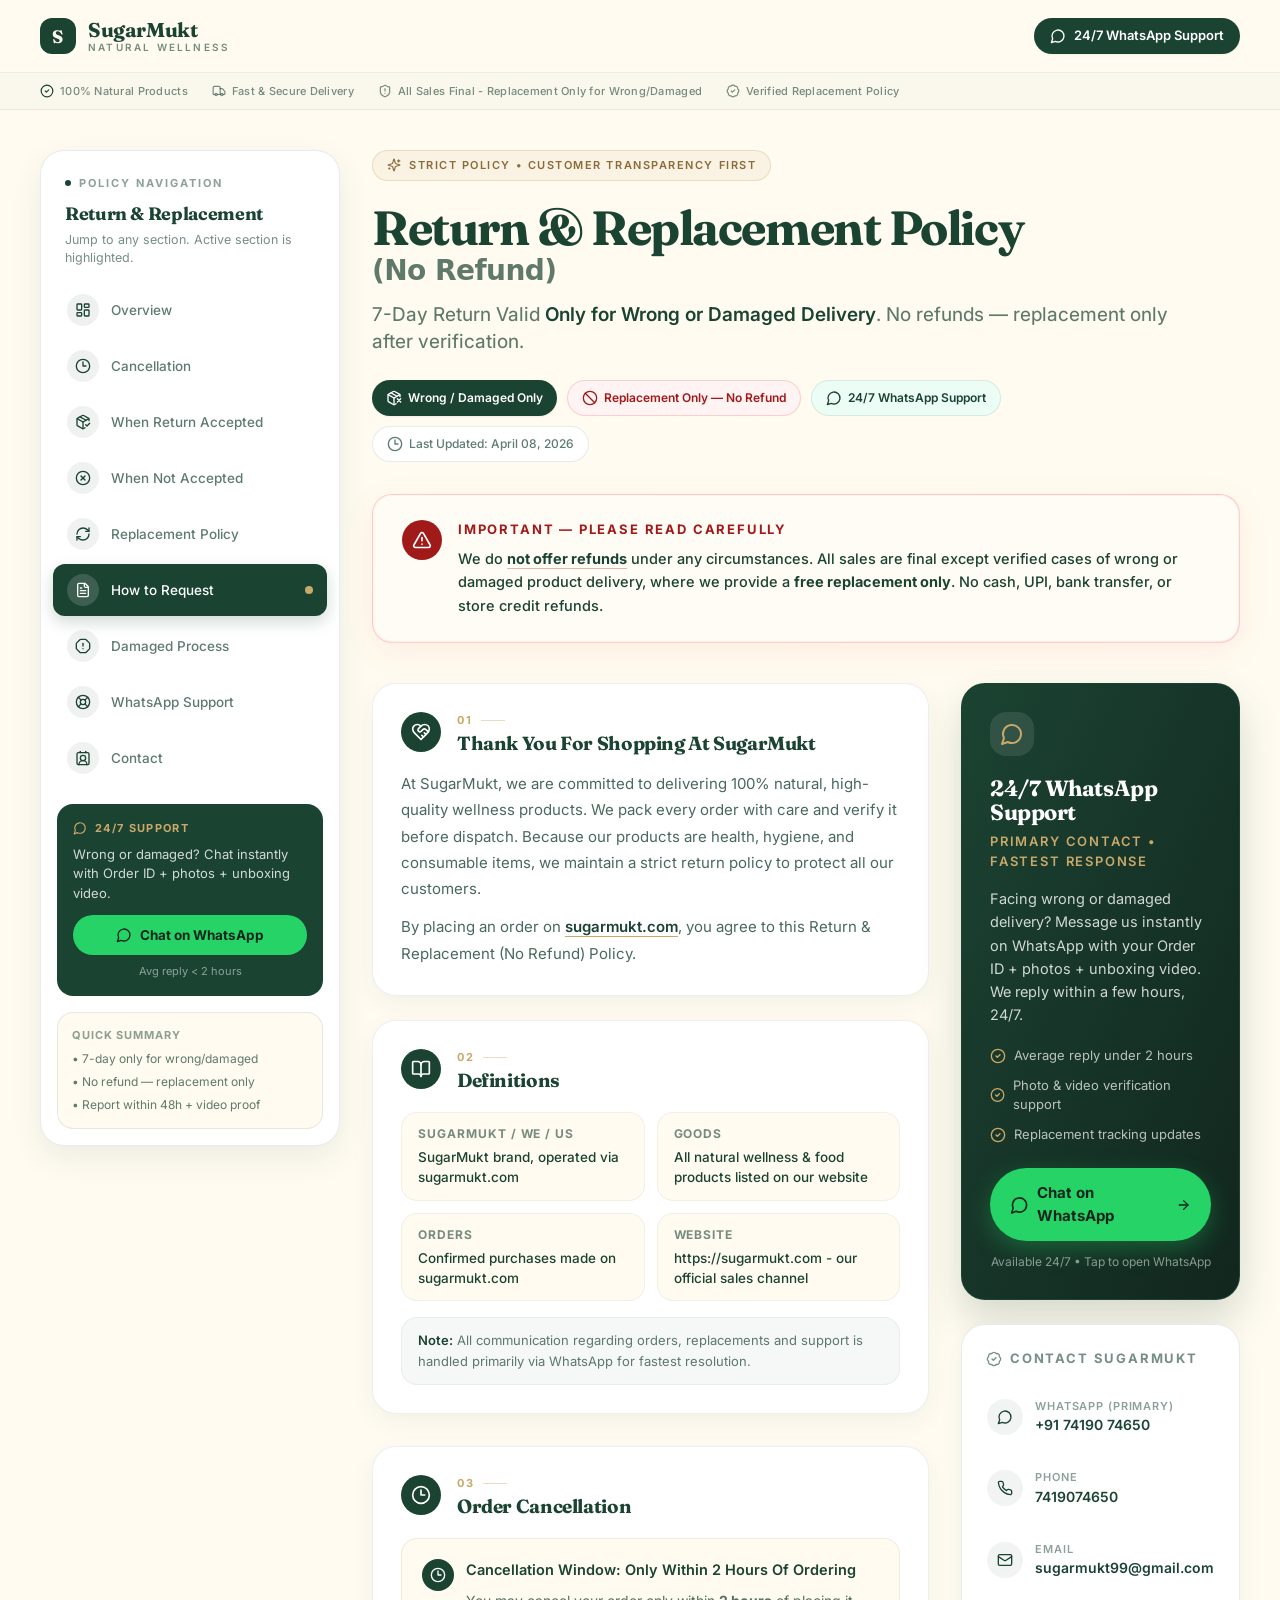
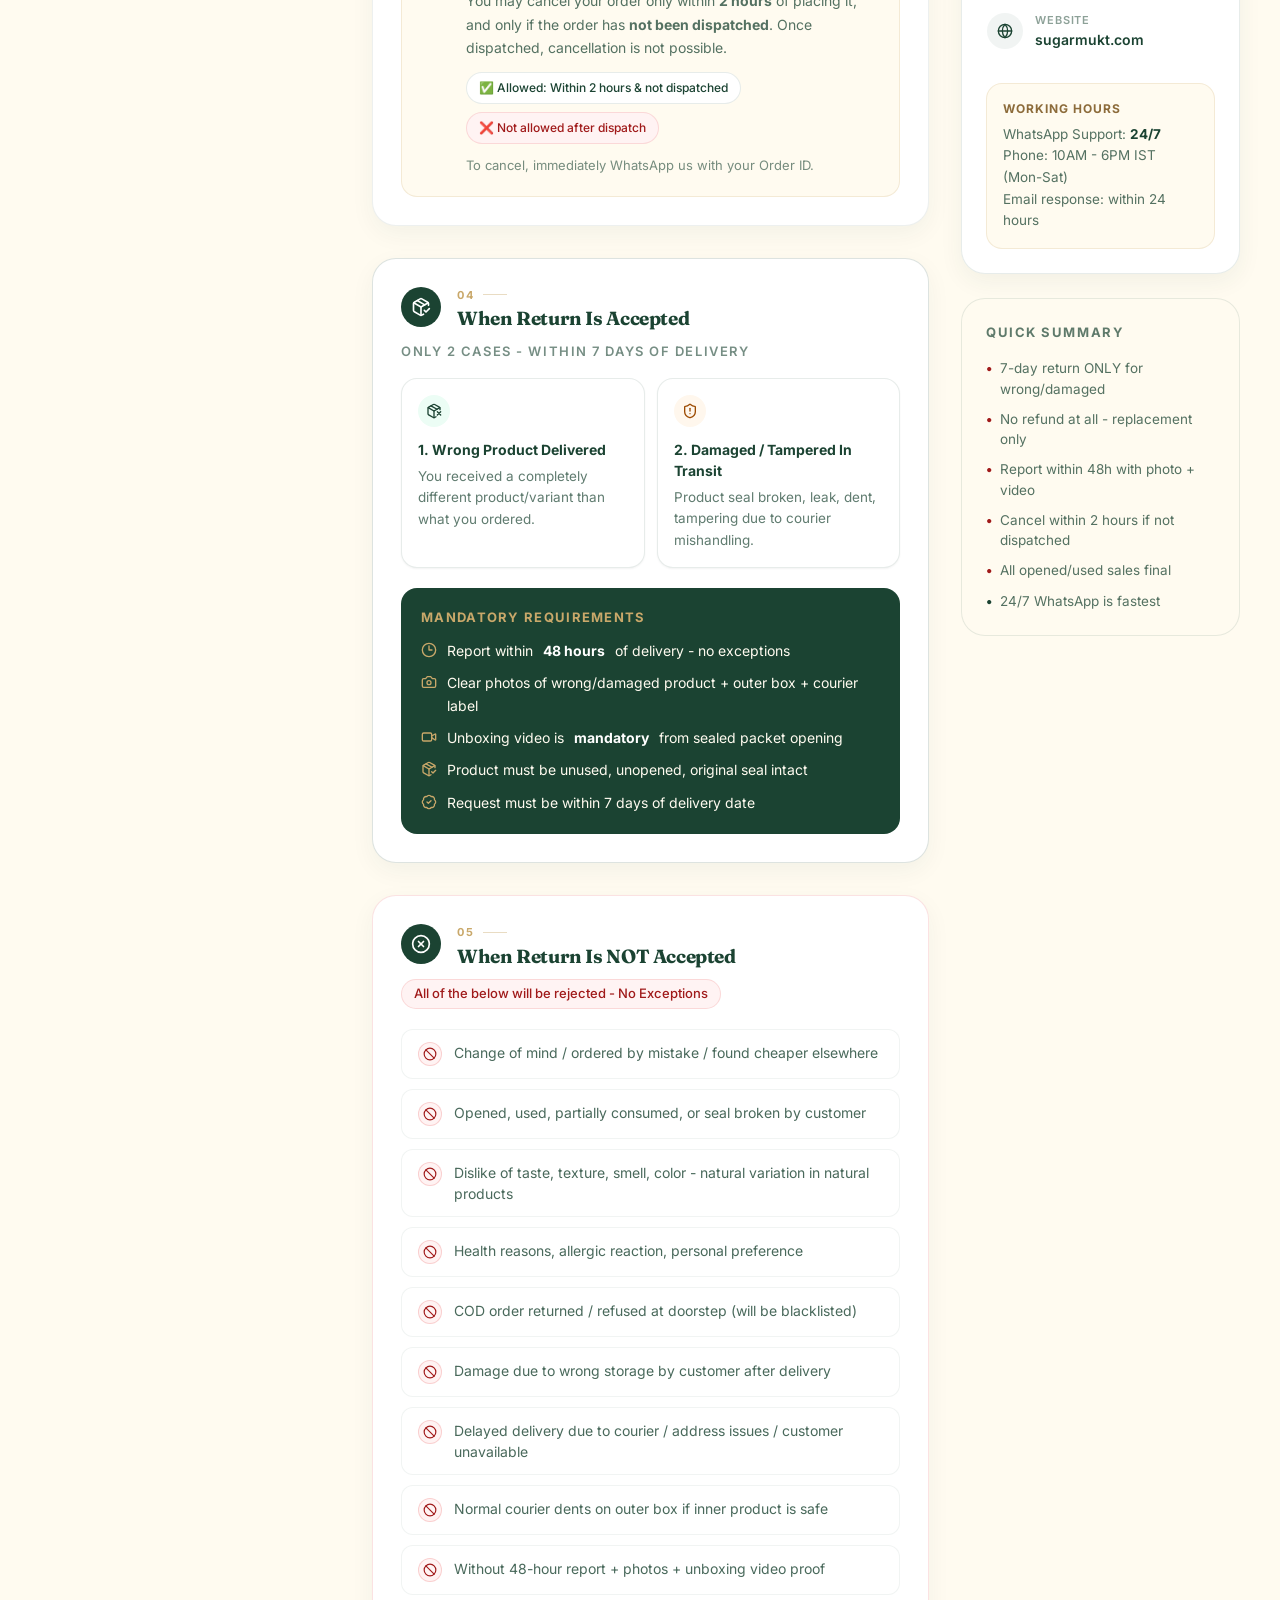
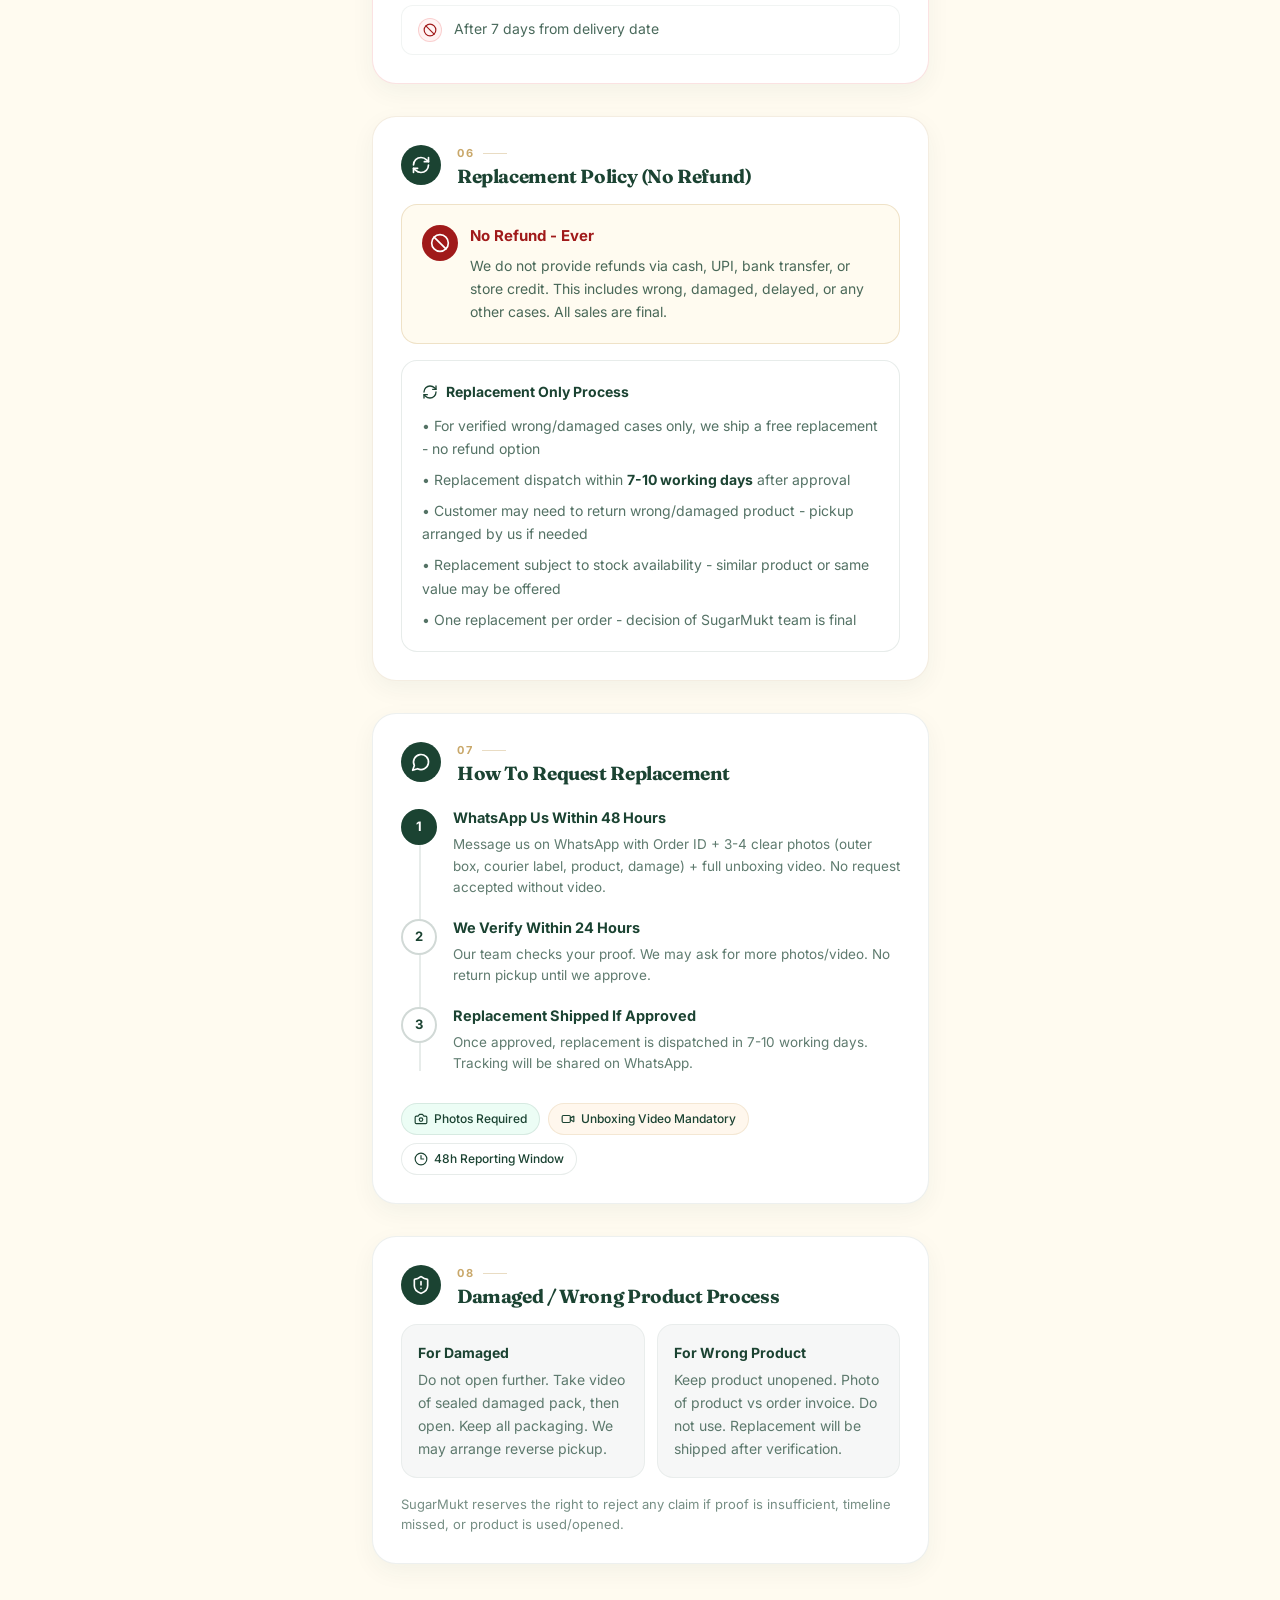
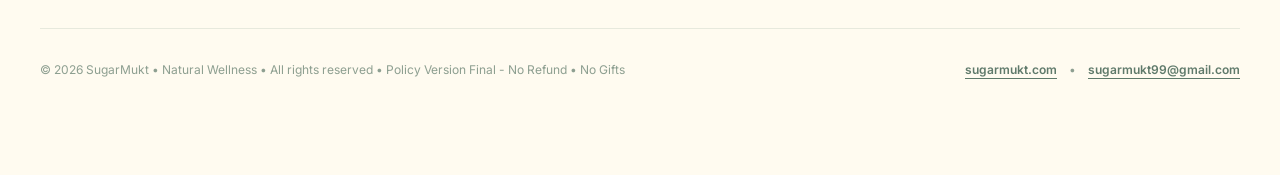
<file: return.html>
<!DOCTYPE html>
<html lang="en">
<head>
  <meta charset="UTF-8">
  <meta name="viewport" content="width=device-width, initial-scale=1">
  <title>Return</title>
  <style>*,:after,:before{--tw-border-spacing-x:0;--tw-border-spacing-y:0;--tw-translate-x:0;--tw-translate-y:0;--tw-rotate:0;--tw-skew-x:0;--tw-skew-y:0;--tw-scale-x:1;--tw-scale-y:1;--tw-pan-x: ;--tw-pan-y: ;--tw-pinch-zoom: ;--tw-scroll-snap-strictness:proximity;--tw-gradient-from-position: ;--tw-gradient-via-position: ;--tw-gradient-to-position: ;--tw-ordinal: ;--tw-slashed-zero: ;--tw-numeric-figure: ;--tw-numeric-spacing: ;--tw-numeric-fraction: ;--tw-ring-inset: ;--tw-ring-offset-width:0px;--tw-ring-offset-color:#fff;--tw-ring-color:rgba(59,130,246,.5);--tw-ring-offset-shadow:0 0 #0000;--tw-ring-shadow:0 0 #0000;--tw-shadow:0 0 #0000;--tw-shadow-colored:0 0 #0000;--tw-blur: ;--tw-brightness: ;--tw-contrast: ;--tw-grayscale: ;--tw-hue-rotate: ;--tw-invert: ;--tw-saturate: ;--tw-sepia: ;--tw-drop-shadow: ;--tw-backdrop-blur: ;--tw-backdrop-brightness: ;--tw-backdrop-contrast: ;--tw-backdrop-grayscale: ;--tw-backdrop-hue-rotate: ;--tw-backdrop-invert: ;--tw-backdrop-opacity: ;--tw-backdrop-saturate: ;--tw-backdrop-sepia: ;--tw-contain-size: ;--tw-contain-layout: ;--tw-contain-paint: ;--tw-contain-style: }::backdrop{--tw-border-spacing-x:0;--tw-border-spacing-y:0;--tw-translate-x:0;--tw-translate-y:0;--tw-rotate:0;--tw-skew-x:0;--tw-skew-y:0;--tw-scale-x:1;--tw-scale-y:1;--tw-pan-x: ;--tw-pan-y: ;--tw-pinch-zoom: ;--tw-scroll-snap-strictness:proximity;--tw-gradient-from-position: ;--tw-gradient-via-position: ;--tw-gradient-to-position: ;--tw-ordinal: ;--tw-slashed-zero: ;--tw-numeric-figure: ;--tw-numeric-spacing: ;--tw-numeric-fraction: ;--tw-ring-inset: ;--tw-ring-offset-width:0px;--tw-ring-offset-color:#fff;--tw-ring-color:rgba(59,130,246,.5);--tw-ring-offset-shadow:0 0 #0000;--tw-ring-shadow:0 0 #0000;--tw-shadow:0 0 #0000;--tw-shadow-colored:0 0 #0000;--tw-blur: ;--tw-brightness: ;--tw-contrast: ;--tw-grayscale: ;--tw-hue-rotate: ;--tw-invert: ;--tw-saturate: ;--tw-sepia: ;--tw-drop-shadow: ;--tw-backdrop-blur: ;--tw-backdrop-brightness: ;--tw-backdrop-contrast: ;--tw-backdrop-grayscale: ;--tw-backdrop-hue-rotate: ;--tw-backdrop-invert: ;--tw-backdrop-opacity: ;--tw-backdrop-saturate: ;--tw-backdrop-sepia: ;--tw-contain-size: ;--tw-contain-layout: ;--tw-contain-paint: ;--tw-contain-style: }/*! tailwindcss v3.4.18 | MIT License | https://tailwindcss.com*/*,:after,:before{box-sizing:border-box;border:0 solid #e5e7eb}:after,:before{--tw-content:""}:host,html{line-height:1.5;-webkit-text-size-adjust:100%;-moz-tab-size:4;-o-tab-size:4;tab-size:4;font-family:ui-sans-serif,system-ui,sans-serif,Apple Color Emoji,Segoe UI Emoji,Segoe UI Symbol,Noto Color Emoji;font-feature-settings:normal;font-variation-settings:normal;-webkit-tap-highlight-color:transparent}body{line-height:inherit}hr{height:0;color:inherit;border-top-width:1px}abbr:where([title]){-webkit-text-decoration:underline dotted;text-decoration:underline dotted}h1,h2,h3,h4,h5,h6{font-size:inherit;font-weight:inherit}a{color:inherit;text-decoration:inherit}b,strong{font-weight:bolder}code,kbd,pre,samp{font-family:ui-monospace,SFMono-Regular,Menlo,Monaco,Consolas,Liberation Mono,Courier New,monospace;font-feature-settings:normal;font-variation-settings:normal;font-size:1em}small{font-size:80%}sub,sup{font-size:75%;line-height:0;position:relative;vertical-align:baseline}sub{bottom:-.25em}sup{top:-.5em}table{text-indent:0;border-color:inherit;border-collapse:collapse}button,input,optgroup,select,textarea{font-family:inherit;font-feature-settings:inherit;font-variation-settings:inherit;font-size:100%;font-weight:inherit;line-height:inherit;letter-spacing:inherit;color:inherit;margin:0;padding:0}button,select{text-transform:none}button,input:where([type=button]),input:where([type=reset]),input:where([type=submit]){-webkit-appearance:button;background-color:transparent;background-image:none}:-moz-focusring{outline:auto}:-moz-ui-invalid{box-shadow:none}progress{vertical-align:baseline}::-webkit-inner-spin-button,::-webkit-outer-spin-button{height:auto}[type=search]{-webkit-appearance:textfield;outline-offset:-2px}::-webkit-search-decoration{-webkit-appearance:none}::-webkit-file-upload-button{-webkit-appearance:button;font:inherit}summary{display:list-item}blockquote,dd,dl,figure,h1,h2,h3,h4,h5,h6,hr,p,pre{margin:0}fieldset{margin:0}fieldset,legend{padding:0}menu,ol,ul{list-style:none;margin:0;padding:0}dialog{padding:0}textarea{resize:vertical}input::-moz-placeholder,textarea::-moz-placeholder{opacity:1;color:#9ca3af}input::placeholder,textarea::placeholder{opacity:1;color:#9ca3af}[role=button],button{cursor:pointer}:disabled{cursor:default}audio,canvas,embed,iframe,img,object,svg,video{display:block;vertical-align:middle}img,video{max-width:100%;height:auto}[hidden]:where(:not([hidden=until-found])){display:none}.fixed{position:fixed}.absolute{position:absolute}.relative{position:relative}.sticky{position:sticky}.bottom-5{bottom:1.25rem}.bottom-\[8px\]{bottom:8px}.left-\[18px\]{left:18px}.right-5{right:1.25rem}.top-0{top:0}.top-\[109px\]{top:109px}.top-\[126px\]{top:126px}.top-\[8px\]{top:8px}.z-10{z-index:10}.z-20{z-index:20}.z-30{z-index:30}.z-40{z-index:40}.-mx-2{margin-left:-.5rem;margin-right:-.5rem}.mx-auto{margin-left:auto;margin-right:auto}.mt-0\.5{margin-top:.125rem}.mt-1{margin-top:.25rem}.mt-1\.5{margin-top:.375rem}.mt-10{margin-top:2.5rem}.mt-16{margin-top:4rem}.mt-2{margin-top:.5rem}.mt-3{margin-top:.75rem}.mt-4{margin-top:1rem}.mt-5{margin-top:1.25rem}.mt-6{margin-top:1.5rem}.mt-\[2px\]{margin-top:2px}.block{display:block}.flex{display:flex}.inline-flex{display:inline-flex}.grid{display:grid}.hidden{display:none}.h-1\.5{height:.375rem}.h-10{height:2.5rem}.h-11{height:2.75rem}.h-2{height:.5rem}.h-3\.5{height:.875rem}.h-4{height:1rem}.h-5{height:1.25rem}.h-6{height:1.5rem}.h-7{height:1.75rem}.h-8{height:2rem}.h-9{height:2.25rem}.h-\[56px\]{height:56px}.h-\[72px\]{height:72px}.h-px{height:1px}.min-h-screen{min-height:100vh}.w-1\.5{width:.375rem}.w-10{width:2.5rem}.w-11{width:2.75rem}.w-2{width:.5rem}.w-3\.5{width:.875rem}.w-4{width:1rem}.w-5{width:1.25rem}.w-6{width:1.5rem}.w-7{width:1.75rem}.w-8{width:2rem}.w-9{width:2.25rem}.w-\[2px\]{width:2px}.w-\[300px\]{width:300px}.w-\[56px\]{width:56px}.w-full{width:100%}.min-w-0{min-width:0}.max-w-\[1320px\]{max-width:1320px}.max-w-\[800px\]{max-width:800px}.flex-1{flex:1 1 0%}.shrink-0{flex-shrink:0}@keyframes pulse{50%{opacity:.5}}.animate-pulse{animation:pulse 2s cubic-bezier(.4,0,.6,1) infinite}.scroll-mt-\[140px\]{scroll-margin-top:140px}.grid-cols-1{grid-template-columns:repeat(1,minmax(0,1fr))}.flex-col{flex-direction:column}.flex-wrap{flex-wrap:wrap}.items-start{align-items:flex-start}.items-center{align-items:center}.justify-center{justify-content:center}.justify-between{justify-content:space-between}.gap-1\.5{gap:.375rem}.gap-2{gap:.5rem}.gap-2\.5{gap:.625rem}.gap-3{gap:.75rem}.gap-4{gap:1rem}.gap-6{gap:1.5rem}.gap-8{gap:2rem}.space-y-1>:not([hidden])~:not([hidden]){--tw-space-y-reverse:0;margin-top:calc(.25rem*(1 - var(--tw-space-y-reverse)));margin-bottom:calc(.25rem*var(--tw-space-y-reverse))}.space-y-1\.5>:not([hidden])~:not([hidden]){--tw-space-y-reverse:0;margin-top:calc(.375rem*(1 - var(--tw-space-y-reverse)));margin-bottom:calc(.375rem*var(--tw-space-y-reverse))}.space-y-2>:not([hidden])~:not([hidden]){--tw-space-y-reverse:0;margin-top:calc(.5rem*(1 - var(--tw-space-y-reverse)));margin-bottom:calc(.5rem*var(--tw-space-y-reverse))}.space-y-2\.5>:not([hidden])~:not([hidden]){--tw-space-y-reverse:0;margin-top:calc(.625rem*(1 - var(--tw-space-y-reverse)));margin-bottom:calc(.625rem*var(--tw-space-y-reverse))}.space-y-4>:not([hidden])~:not([hidden]){--tw-space-y-reverse:0;margin-top:calc(1rem*(1 - var(--tw-space-y-reverse)));margin-bottom:calc(1rem*var(--tw-space-y-reverse))}.space-y-6>:not([hidden])~:not([hidden]){--tw-space-y-reverse:0;margin-top:calc(1.5rem*(1 - var(--tw-space-y-reverse)));margin-bottom:calc(1.5rem*var(--tw-space-y-reverse))}.space-y-8>:not([hidden])~:not([hidden]){--tw-space-y-reverse:0;margin-top:calc(2rem*(1 - var(--tw-space-y-reverse)));margin-bottom:calc(2rem*var(--tw-space-y-reverse))}.self-start{align-self:flex-start}.overflow-hidden{overflow:hidden}.overflow-x-auto{overflow-x:auto}.truncate{overflow:hidden;text-overflow:ellipsis}.truncate,.whitespace-nowrap{white-space:nowrap}.rounded-2xl{border-radius:1rem}.rounded-\[12px\]{border-radius:12px}.rounded-\[19px\]{border-radius:19px}.rounded-\[20px\]{border-radius:20px}.rounded-\[23px\]{border-radius:23px}.rounded-\[24px\]{border-radius:24px}.rounded-full{border-radius:9999px}.rounded-xl{border-radius:.75rem}.border{border-width:1px}.border-2{border-width:2px}.border-b{border-bottom-width:1px}.border-t{border-top-width:1px}.border-\[\#1B4332\]{--tw-border-opacity:1;border-color:rgb(27 67 50/var(--tw-border-opacity,1))}.border-\[\#1B4332\]\/10{border-color:rgba(27,67,50,.1)}.border-\[\#1B4332\]\/15{border-color:rgba(27,67,50,.15)}.border-\[\#1B4332\]\/20{border-color:rgba(27,67,50,.2)}.border-\[\#1B4332\]\/\[0\.06\]{border-color:rgba(27,67,50,.06)}.border-\[\#1B4332\]\/\[0\.08\]{border-color:rgba(27,67,50,.08)}.border-\[\#C9A86A\]\/20{border-color:hsla(39,47%,60%,.2)}.border-\[\#C9A86A\]\/30{border-color:hsla(39,47%,60%,.3)}.border-\[\#E53E3E\]\/15{border-color:rgba(229,62,62,.15)}.border-\[\#E53E3E\]\/20{border-color:rgba(229,62,62,.2)}.border-transparent{border-color:transparent}.bg-\[\#1B4332\]{--tw-bg-opacity:1;background-color:rgb(27 67 50/var(--tw-bg-opacity,1))}.bg-\[\#1B4332\]\/10{background-color:rgba(27,67,50,.1)}.bg-\[\#1B4332\]\/\[0\.02\]{background-color:rgba(27,67,50,.02)}.bg-\[\#1B4332\]\/\[0\.04\]{background-color:rgba(27,67,50,.04)}.bg-\[\#1B4332\]\/\[0\.06\]{background-color:rgba(27,67,50,.06)}.bg-\[\#1B4332\]\/\[0\.07\]{background-color:rgba(27,67,50,.07)}.bg-\[\#25D366\]{--tw-bg-opacity:1;background-color:rgb(37 211 102/var(--tw-bg-opacity,1))}.bg-\[\#A01A1A\]{--tw-bg-opacity:1;background-color:rgb(160 26 26/var(--tw-bg-opacity,1))}.bg-\[\#C9A86A\]{--tw-bg-opacity:1;background-color:rgb(201 168 106/var(--tw-bg-opacity,1))}.bg-\[\#C9A86A\]\/10{background-color:hsla(39,47%,60%,.1)}.bg-\[\#C9A86A\]\/40{background-color:hsla(39,47%,60%,.4)}.bg-\[\#ECFDF5\]{--tw-bg-opacity:1;background-color:rgb(236 253 245/var(--tw-bg-opacity,1))}.bg-\[\#FFF3F3\]{--tw-bg-opacity:1;background-color:rgb(255 243 243/var(--tw-bg-opacity,1))}.bg-\[\#FFF7ED\]{--tw-bg-opacity:1;background-color:rgb(255 247 237/var(--tw-bg-opacity,1))}.bg-\[\#FFFBF0\]{--tw-bg-opacity:1;background-color:rgb(255 251 240/var(--tw-bg-opacity,1))}.bg-\[\#FFFBF0\]\/90{background-color:rgba(255,251,240,.9)}.bg-\[\#FFFBF0\]\/95{background-color:rgba(255,251,240,.95)}.bg-\[\#FFFBF5\]{--tw-bg-opacity:1;background-color:rgb(255 251 245/var(--tw-bg-opacity,1))}.bg-white{--tw-bg-opacity:1;background-color:rgb(255 255 255/var(--tw-bg-opacity,1))}.bg-white\/10{background-color:hsla(0,0%,100%,.1)}.bg-white\/15{background-color:hsla(0,0%,100%,.15)}.bg-gradient-to-br{background-image:linear-gradient(to bottom right,var(--tw-gradient-stops))}.from-\[\#1B4332\]{--tw-gradient-from:#1b4332 var(--tw-gradient-from-position);--tw-gradient-to:rgba(27,67,50,0) var(--tw-gradient-to-position);--tw-gradient-stops:var(--tw-gradient-from),var(--tw-gradient-to)}.from-\[\#FFF7F0\]{--tw-gradient-from:#fff7f0 var(--tw-gradient-from-position);--tw-gradient-to:rgba(255,247,240,0) var(--tw-gradient-to-position);--tw-gradient-stops:var(--tw-gradient-from),var(--tw-gradient-to)}.to-\[\#12261E\]{--tw-gradient-to:#12261e var(--tw-gradient-to-position)}.to-\[\#FFEBEB\]{--tw-gradient-to:#ffebeb var(--tw-gradient-to-position)}.p-3\.5{padding:.875rem}.p-4{padding:1rem}.p-5{padding:1.25rem}.p-6{padding:1.5rem}.p-\[1px\]{padding:1px}.px-2{padding-left:.5rem;padding-right:.5rem}.px-3{padding-left:.75rem;padding-right:.75rem}.px-3\.5{padding-left:.875rem;padding-right:.875rem}.px-4{padding-left:1rem;padding-right:1rem}.px-5{padding-left:1.25rem;padding-right:1.25rem}.py-1{padding-top:.25rem;padding-bottom:.25rem}.py-1\.5{padding-top:.375rem;padding-bottom:.375rem}.py-2{padding-top:.5rem;padding-bottom:.5rem}.py-2\.5{padding-top:.625rem;padding-bottom:.625rem}.py-3{padding-top:.75rem;padding-bottom:.75rem}.py-3\.5{padding-top:.875rem;padding-bottom:.875rem}.py-5{padding-top:1.25rem;padding-bottom:1.25rem}.pb-1{padding-bottom:.25rem}.pb-2{padding-bottom:.5rem}.pb-24{padding-bottom:6rem}.pb-4{padding-bottom:1rem}.pb-8{padding-bottom:2rem}.pt-3{padding-top:.75rem}.pt-8{padding-top:2rem}.text-left{text-align:left}.text-center{text-align:center}.font-sans{font-family:ui-sans-serif,system-ui,sans-serif,Apple Color Emoji,Segoe UI Emoji,Segoe UI Symbol,Noto Color Emoji}.font-serif{font-family:ui-serif,Georgia,Cambria,Times New Roman,Times,serif}.text-\[10px\]{font-size:10px}.text-\[11px\]{font-size:11px}.text-\[12\.5px\]{font-size:12.5px}.text-\[12px\]{font-size:12px}.text-\[13\.5px\]{font-size:13.5px}.text-\[13px\]{font-size:13px}.text-\[14\.5px\]{font-size:14.5px}.text-\[14px\]{font-size:14px}.text-\[15px\]{font-size:15px}.text-\[17px\]{font-size:17px}.text-\[18px\]{font-size:18px}.text-\[19px\]{font-size:19px}.text-\[20px\]{font-size:20px}.text-\[22px\]{font-size:22px}.text-\[32px\]{font-size:32px}.font-\[450\]{font-weight:450}.font-\[700\],.font-bold{font-weight:700}.font-medium{font-weight:500}.font-semibold{font-weight:600}.uppercase{text-transform:uppercase}.leading-\[0\.95\]{line-height:.95}.leading-\[1\.1\]{line-height:1.1}.leading-\[1\.2\]{line-height:1.2}.leading-\[1\.3\]{line-height:1.3}.leading-\[1\.45\]{line-height:1.45}.leading-\[1\.4\]{line-height:1.4}.leading-\[1\.5\]{line-height:1.5}.leading-\[1\.65\]{line-height:1.65}.leading-\[1\.6\]{line-height:1.6}.leading-\[1\.75\]{line-height:1.75}.leading-\[1\.7\]{line-height:1.7}.leading-none{line-height:1}.leading-tight{line-height:1.25}.tracking-\[-0\.02em\]{letter-spacing:-.02em}.tracking-\[-0\.03em\]{letter-spacing:-.03em}.tracking-\[0\.08em\]{letter-spacing:.08em}.tracking-\[0\.12em\]{letter-spacing:.12em}.tracking-\[0\.14em\]{letter-spacing:.14em}.tracking-\[0\.16em\]{letter-spacing:.16em}.tracking-\[0\.18em\]{letter-spacing:.18em}.tracking-\[0\.1em\]{letter-spacing:.1em}.tracking-\[0\.22em\]{letter-spacing:.22em}.tracking-wide{letter-spacing:.025em}.text-\[\#12261E\]{--tw-text-opacity:1;color:rgb(18 38 30/var(--tw-text-opacity,1))}.text-\[\#1B4332\]{--tw-text-opacity:1;color:rgb(27 67 50/var(--tw-text-opacity,1))}.text-\[\#1B4332\]\/50{color:rgba(27,67,50,.5)}.text-\[\#1B4332\]\/60{color:rgba(27,67,50,.6)}.text-\[\#1B4332\]\/70{color:rgba(27,67,50,.7)}.text-\[\#1B4332\]\/75{color:rgba(27,67,50,.75)}.text-\[\#1B4332\]\/80{color:rgba(27,67,50,.8)}.text-\[\#8C6B3A\]{--tw-text-opacity:1;color:rgb(140 107 58/var(--tw-text-opacity,1))}.text-\[\#9C4A00\]{--tw-text-opacity:1;color:rgb(156 74 0/var(--tw-text-opacity,1))}.text-\[\#A01A1A\]{--tw-text-opacity:1;color:rgb(160 26 26/var(--tw-text-opacity,1))}.text-\[\#C9A86A\]{--tw-text-opacity:1;color:rgb(201 168 106/var(--tw-text-opacity,1))}.text-\[\#FFFBF0\]{--tw-text-opacity:1;color:rgb(255 251 240/var(--tw-text-opacity,1))}.text-white{--tw-text-opacity:1;color:rgb(255 255 255/var(--tw-text-opacity,1))}.text-white\/50{color:hsla(0,0%,100%,.5)}.text-white\/70{color:hsla(0,0%,100%,.7)}.text-white\/80{color:hsla(0,0%,100%,.8)}.underline{text-decoration-line:underline}.decoration-\[\#A01A1A\]\/30{text-decoration-color:rgba(160,26,26,.3)}.decoration-\[\#C9A86A\]{text-decoration-color:#c9a86a}.underline-offset-4{text-underline-offset:4px}.antialiased{-webkit-font-smoothing:antialiased;-moz-osx-font-smoothing:grayscale}.shadow-\[0_12px_32px_rgba\(27\2c 67\2c 50\2c 0\.08\)\]{--tw-shadow:0 12px 32px rgba(27,67,50,.08);--tw-shadow-colored:0 12px 32px var(--tw-shadow-color);box-shadow:var(--tw-ring-offset-shadow,0 0 #0000),var(--tw-ring-shadow,0 0 #0000),var(--tw-shadow)}.shadow-\[0_20px_40px_rgba\(27\2c 67\2c 50\2c 0\.18\)\]{--tw-shadow:0 20px 40px rgba(27,67,50,.18);--tw-shadow-colored:0 20px 40px var(--tw-shadow-color);box-shadow:var(--tw-ring-offset-shadow,0 0 #0000),var(--tw-ring-shadow,0 0 #0000),var(--tw-shadow)}.shadow-\[0_6px_16px_rgba\(27\2c 67\2c 50\2c 0\.2\)\]{--tw-shadow:0 6px 16px rgba(27,67,50,.2);--tw-shadow-colored:0 6px 16px var(--tw-shadow-color);box-shadow:var(--tw-ring-offset-shadow,0 0 #0000),var(--tw-ring-shadow,0 0 #0000),var(--tw-shadow)}.shadow-\[0_8px_24px_rgba\(0\2c 0\2c 0\2c 0\.2\)\]{--tw-shadow:0 8px 24px rgba(0,0,0,.2);--tw-shadow-colored:0 8px 24px var(--tw-shadow-color);box-shadow:var(--tw-ring-offset-shadow,0 0 #0000),var(--tw-ring-shadow,0 0 #0000),var(--tw-shadow)}.shadow-\[0_8px_24px_rgba\(27\2c 67\2c 50\2c 0\.05\)\]{--tw-shadow:0 8px 24px rgba(27,67,50,.05);--tw-shadow-colored:0 8px 24px var(--tw-shadow-color);box-shadow:var(--tw-ring-offset-shadow,0 0 #0000),var(--tw-ring-shadow,0 0 #0000),var(--tw-shadow)}.shadow-\[0_8px_24px_rgba\(27\2c 67\2c 50\2c 0\.06\)\]{--tw-shadow:0 8px 24px rgba(27,67,50,.06);--tw-shadow-colored:0 8px 24px var(--tw-shadow-color);box-shadow:var(--tw-ring-offset-shadow,0 0 #0000),var(--tw-ring-shadow,0 0 #0000),var(--tw-shadow)}.shadow-\[0_8px_24px_rgba\(37\2c 211\2c 102\2c 0\.3\)\]{--tw-shadow:0 8px 24px rgba(37,211,102,.3);--tw-shadow-colored:0 8px 24px var(--tw-shadow-color);box-shadow:var(--tw-ring-offset-shadow,0 0 #0000),var(--tw-ring-shadow,0 0 #0000),var(--tw-shadow)}.shadow-\[0_8px_32px_rgba\(229\2c 62\2c 62\2c 0\.08\)\]{--tw-shadow:0 8px 32px rgba(229,62,62,.08);--tw-shadow-colored:0 8px 32px var(--tw-shadow-color)}.shadow-\[0_8px_32px_rgba\(229\2c 62\2c 62\2c 0\.08\)\],.shadow-sm{box-shadow:var(--tw-ring-offset-shadow,0 0 #0000),var(--tw-ring-shadow,0 0 #0000),var(--tw-shadow)}.shadow-sm{--tw-shadow:0 1px 2px 0 rgba(0,0,0,.05);--tw-shadow-colored:0 1px 2px 0 var(--tw-shadow-color)}.backdrop-blur{--tw-backdrop-blur:blur(8px)}.backdrop-blur,.backdrop-blur-xl{backdrop-filter:var(--tw-backdrop-blur) var(--tw-backdrop-brightness) var(--tw-backdrop-contrast) var(--tw-backdrop-grayscale) var(--tw-backdrop-hue-rotate) var(--tw-backdrop-invert) var(--tw-backdrop-opacity) var(--tw-backdrop-saturate) var(--tw-backdrop-sepia)}.backdrop-blur-xl{--tw-backdrop-blur:blur(24px)}.transition{transition-property:color,background-color,border-color,text-decoration-color,fill,stroke,opacity,box-shadow,transform,filter,backdrop-filter;transition-timing-function:cubic-bezier(.4,0,.2,1);transition-duration:.15s}.transition-all{transition-property:all;transition-timing-function:cubic-bezier(.4,0,.2,1);transition-duration:.15s}#root,body,html{min-height:100%}body{margin:0;font-family:Inter,ui-sans-serif,system-ui,-apple-system,BlinkMacSystemFont,Segoe UI,sans-serif}[role=button]:not([aria-disabled=true]),button:not(:disabled),label[for],select:not(:disabled),summary{cursor:pointer}.selection\:bg-\[\#1B4332\] ::-moz-selection{--tw-bg-opacity:1;background-color:rgb(27 67 50/var(--tw-bg-opacity,1))}.selection\:bg-\[\#1B4332\] ::selection{--tw-bg-opacity:1;background-color:rgb(27 67 50/var(--tw-bg-opacity,1))}.selection\:text-\[\#FFFBF0\] ::-moz-selection{--tw-text-opacity:1;color:rgb(255 251 240/var(--tw-text-opacity,1))}.selection\:text-\[\#FFFBF0\] ::selection{--tw-text-opacity:1;color:rgb(255 251 240/var(--tw-text-opacity,1))}.selection\:bg-\[\#1B4332\]::-moz-selection{--tw-bg-opacity:1;background-color:rgb(27 67 50/var(--tw-bg-opacity,1))}.selection\:bg-\[\#1B4332\]::selection{--tw-bg-opacity:1;background-color:rgb(27 67 50/var(--tw-bg-opacity,1))}.selection\:text-\[\#FFFBF0\]::-moz-selection{--tw-text-opacity:1;color:rgb(255 251 240/var(--tw-text-opacity,1))}.selection\:text-\[\#FFFBF0\]::selection{--tw-text-opacity:1;color:rgb(255 251 240/var(--tw-text-opacity,1))}.hover\:border-\[\#1B4332\]\/10:hover{border-color:rgba(27,67,50,.1)}.hover\:border-\[\#1B4332\]\/20:hover{border-color:rgba(27,67,50,.2)}.hover\:bg-\[\#12261E\]:hover{--tw-bg-opacity:1;background-color:rgb(18 38 30/var(--tw-bg-opacity,1))}.hover\:bg-\[\#1B4332\]\/\[0\.06\]:hover{background-color:rgba(27,67,50,.06)}.hover\:bg-\[\#20bd5a\]:hover{--tw-bg-opacity:1;background-color:rgb(32 189 90/var(--tw-bg-opacity,1))}.hover\:bg-\[\#FFFBF0\]:hover{--tw-bg-opacity:1;background-color:rgb(255 251 240/var(--tw-bg-opacity,1))}.hover\:text-\[\#1B4332\]:hover{--tw-text-opacity:1;color:rgb(27 67 50/var(--tw-text-opacity,1))}.group:hover .group-hover\:bg-\[\#1B4332\]\/10{background-color:rgba(27,67,50,.1)}@media (min-width:640px){.sm\:block{display:block}.sm\:flex{display:flex}.sm\:inline-flex{display:inline-flex}.sm\:grid-cols-2{grid-template-columns:repeat(2,minmax(0,1fr))}.sm\:flex-row{flex-direction:row}.sm\:items-center{align-items:center}.sm\:justify-start{justify-content:flex-start}.sm\:p-7{padding:1.75rem}.sm\:px-7{padding-left:1.75rem;padding-right:1.75rem}.sm\:px-8{padding-left:2rem;padding-right:2rem}.sm\:py-6{padding-top:1.5rem;padding-bottom:1.5rem}.sm\:pt-10{padding-top:2.5rem}.sm\:text-\[19px\]{font-size:19px}.sm\:text-\[28px\]{font-size:28px}.sm\:text-\[48px\]{font-size:48px}}@media (min-width:1024px){.lg\:block{display:block}.lg\:hidden{display:none}.lg\:flex-row{flex-direction:row}.lg\:gap-8{gap:2rem}.lg\:px-10{padding-left:2.5rem;padding-right:2.5rem}}@media (min-width:1280px){.xl\:sticky{position:sticky}.xl\:top-\[132px\]{top:132px}.xl\:grid-cols-\[1\.2fr_0\.48fr\]{grid-template-columns:1.2fr .48fr}}</style>
 <!-- Google tag (gtag.js) -->
<script async src="https://www.googletagmanager.com/gtag/js?id=AW-18364282405">
</script>
<script>
  window.dataLayer = window.dataLayer || [];
  function gtag(){dataLayer.push(arguments);}
  gtag('js', new Date());

  gtag('config', 'AW-18364282405');
</script>
</head>
<body>
  <div id="root"></div>
  
  <script type="module">var zc=Object.create;var{getPrototypeOf:Tc,defineProperty:su,getOwnPropertyNames:Fc}=Object;var Oc=Object.prototype.hasOwnProperty;var We=(e,t,n)=>{n=e!=null?zc(Tc(e)):{};let r=t||!e||!e.__esModule?su(n,"default",{value:e,enumerable:!0}):n;for(let l of Fc(e))if(!Oc.call(r,l))su(r,l,{get:()=>e[l],enumerable:!0});return r};var Ur=(e,t)=>()=>(t||e((t={exports:{}}).exports,t),t.exports);var Rc=(e,t)=>{for(var n in t)su(e,n,{get:t[n],enumerable:!0,configurable:!0,set:(r)=>t[n]=()=>r})};var Dc=(e,t)=>()=>(e&&(t=e(e=0)),t);var zt=Ur((Gc)=>{var Fn=Symbol.for("react.element"),Mc=Symbol.for("react.portal"),Lc=Symbol.for("react.fragment"),Ic=Symbol.for("react.strict_mode"),Uc=Symbol.for("react.profiler"),Vc=Symbol.for("react.provider"),$c=Symbol.for("react.context"),Qc=Symbol.for("react.forward_ref"),Bc=Symbol.for("react.suspense"),Wc=Symbol.for("react.memo"),Hc=Symbol.for("react.lazy"),Ii=Symbol.iterator;function Ac(e){if(e===null||typeof e!=="object")return null;return e=Ii&&e[Ii]||e["@@iterator"],typeof e==="function"?e:null}var $i={isMounted:function(){return!1},enqueueForceUpdate:function(){},enqueueReplaceState:function(){},enqueueSetState:function(){}},Qi=Object.assign,Bi={};function Gt(e,t,n){this.props=e,this.context=t,this.refs=Bi,this.updater=n||$i}Gt.prototype.isReactComponent={};Gt.prototype.setState=function(e,t){if(typeof e!=="object"&&typeof e!=="function"&&e!=null)throw Error("setState(...): takes an object of state variables to update or a function which returns an object of state variables.");this.updater.enqueueSetState(this,e,t,"setState")};Gt.prototype.forceUpdate=function(e){this.updater.enqueueForceUpdate(this,e,"forceUpdate")};function Wi(){}Wi.prototype=Gt.prototype;function cu(e,t,n){this.props=e,this.context=t,this.refs=Bi,this.updater=n||$i}var du=cu.prototype=new Wi;du.constructor=cu;Qi(du,Gt.prototype);du.isPureReactComponent=!0;var Ui=Array.isArray,Hi=Object.prototype.hasOwnProperty,pu={current:null},Ai={key:!0,ref:!0,__self:!0,__source:!0};function xi(e,t,n){var r,l={},u=null,o=null;if(t!=null)for(r in t.ref!==void 0&&(o=t.ref),t.key!==void 0&&(u=""+t.key),t)Hi.call(t,r)&&!Ai.hasOwnProperty(r)&&(l[r]=t[r]);var i=arguments.length-2;if(i===1)l.children=n;else if(1<i){for(var a=Array(i),c=0;c<i;c++)a[c]=arguments[c+2];l.children=a}if(e&&e.defaultProps)for(r in i=e.defaultProps,i)l[r]===void 0&&(l[r]=i[r]);return{$$typeof:Fn,type:e,key:u,ref:o,props:l,_owner:pu.current}}function xc(e,t){return{$$typeof:Fn,type:e.type,key:t,ref:e.ref,props:e.props,_owner:e._owner}}function mu(e){return typeof e==="object"&&e!==null&&e.$$typeof===Fn}function Kc(e){var t={"=":"=0",":":"=2"};return"$"+e.replace(/[=:]/g,function(n){return t[n]})}var Vi=/\/+/g;function fu(e,t){return typeof e==="object"&&e!==null&&e.key!=null?Kc(""+e.key):t.toString(36)}function $r(e,t,n,r,l){var u=typeof e;if(u==="undefined"||u==="boolean")e=null;var o=!1;if(e===null)o=!0;else switch(u){case"string":case"number":o=!0;break;case"object":switch(e.$$typeof){case Fn:case Mc:o=!0}}if(o)return o=e,l=l(o),e=r===""?"."+fu(o,0):r,Ui(l)?(n="",e!=null&&(n=e.replace(Vi,"$&/")+"/"),$r(l,t,n,"",function(c){return c})):l!=null&&(mu(l)&&(l=xc(l,n+(!l.key||o&&o.key===l.key?"":(""+l.key).replace(Vi,"$&/")+"/")+e)),t.push(l)),1;if(o=0,r=r===""?".":r+":",Ui(e))for(var i=0;i<e.length;i++){u=e[i];var a=r+fu(u,i);o+=$r(u,t,n,a,l)}else if(a=Ac(e),typeof a==="function")for(e=a.call(e),i=0;!(u=e.next()).done;)u=u.value,a=r+fu(u,i++),o+=$r(u,t,n,a,l);else if(u==="object")throw t=String(e),Error("Objects are not valid as a React child (found: "+(t==="[object Object]"?"object with keys {"+Object.keys(e).join(", ")+"}":t)+"). If you meant to render a collection of children, use an array instead.");return o}function Vr(e,t,n){if(e==null)return e;var r=[],l=0;return $r(e,r,"","",function(u){return t.call(n,u,l++)}),r}function Yc(e){if(e._status===-1){var t=e._result;t=t(),t.then(function(n){if(e._status===0||e._status===-1)e._status=1,e._result=n},function(n){if(e._status===0||e._status===-1)e._status=2,e._result=n}),e._status===-1&&(e._status=0,e._result=t)}if(e._status===1)return e._result.default;throw e._result}var re={current:null},Qr={transition:null},Xc={ReactCurrentDispatcher:re,ReactCurrentBatchConfig:Qr,ReactCurrentOwner:pu};function Ki(){throw Error("act(...) is not supported in production builds of React.")}Gc.Children={map:Vr,forEach:function(e,t,n){Vr(e,function(){t.apply(this,arguments)},n)},count:function(e){var t=0;return Vr(e,function(){t++}),t},toArray:function(e){return Vr(e,function(t){return t})||[]},only:function(e){if(!mu(e))throw Error("React.Children.only expected to receive a single React element child.");return e}};Gc.Component=Gt;Gc.Fragment=Lc;Gc.Profiler=Uc;Gc.PureComponent=cu;Gc.StrictMode=Ic;Gc.Suspense=Bc;Gc.__SECRET_INTERNALS_DO_NOT_USE_OR_YOU_WILL_BE_FIRED=Xc;Gc.act=Ki;Gc.cloneElement=function(e,t,n){if(e===null||e===void 0)throw Error("React.cloneElement(...): The argument must be a React element, but you passed "+e+".");var r=Qi({},e.props),l=e.key,u=e.ref,o=e._owner;if(t!=null){if(t.ref!==void 0&&(u=t.ref,o=pu.current),t.key!==void 0&&(l=""+t.key),e.type&&e.type.defaultProps)var i=e.type.defaultProps;for(a in t)Hi.call(t,a)&&!Ai.hasOwnProperty(a)&&(r[a]=t[a]===void 0&&i!==void 0?i[a]:t[a])}var a=arguments.length-2;if(a===1)r.children=n;else if(1<a){i=Array(a);for(var c=0;c<a;c++)i[c]=arguments[c+2];r.children=i}return{$$typeof:Fn,type:e.type,key:l,ref:u,props:r,_owner:o}};Gc.createContext=function(e){return e={$$typeof:$c,_currentValue:e,_currentValue2:e,_threadCount:0,Provider:null,Consumer:null,_defaultValue:null,_globalName:null},e.Provider={$$typeof:Vc,_context:e},e.Consumer=e};Gc.createElement=xi;Gc.createFactory=function(e){var t=xi.bind(null,e);return t.type=e,t};Gc.createRef=function(){return{current:null}};Gc.forwardRef=function(e){return{$$typeof:Qc,render:e}};Gc.isValidElement=mu;Gc.lazy=function(e){return{$$typeof:Hc,_payload:{_status:-1,_result:e},_init:Yc}};Gc.memo=function(e,t){return{$$typeof:Wc,type:e,compare:t===void 0?null:t}};Gc.startTransition=function(e){var t=Qr.transition;Qr.transition={};try{e()}finally{Qr.transition=t}};Gc.unstable_act=Ki;Gc.useCallback=function(e,t){return re.current.useCallback(e,t)};Gc.useContext=function(e){return re.current.useContext(e)};Gc.useDebugValue=function(){};Gc.useDeferredValue=function(e){return re.current.useDeferredValue(e)};Gc.useEffect=function(e,t){return re.current.useEffect(e,t)};Gc.useId=function(){return re.current.useId()};Gc.useImperativeHandle=function(e,t,n){return re.current.useImperativeHandle(e,t,n)};Gc.useInsertionEffect=function(e,t){return re.current.useInsertionEffect(e,t)};Gc.useLayoutEffect=function(e,t){return re.current.useLayoutEffect(e,t)};Gc.useMemo=function(e,t){return re.current.useMemo(e,t)};Gc.useReducer=function(e,t,n){return re.current.useReducer(e,t,n)};Gc.useRef=function(e){return re.current.useRef(e)};Gc.useState=function(e){return re.current.useState(e)};Gc.useSyncExternalStore=function(e,t,n){return re.current.useSyncExternalStore(e,t,n)};Gc.useTransition=function(){return re.current.useTransition()};Gc.version="18.3.1"});var ji=Ur((Dd)=>{function hu(e,t){var n=e.length;e.push(t);e:for(;0<n;){var r=n-1>>>1,l=e[r];if(0<Br(l,t))e[r]=t,e[n]=l,n=r;else break e}}function Ce(e){return e.length===0?null:e[0]}function xr(e){if(e.length===0)return null;var t=e[0],n=e.pop();if(n!==t){e[0]=n;e:for(var r=0,l=e.length,u=l>>>1;r<u;){var o=2*(r+1)-1,i=e[o],a=o+1,c=e[a];if(0>Br(i,n))a<l&&0>Br(c,i)?(e[r]=c,e[a]=n,r=a):(e[r]=i,e[o]=n,r=o);else if(a<l&&0>Br(c,n))e[r]=c,e[a]=n,r=a;else break e}}return t}function Br(e,t){var n=e.sortIndex-t.sortIndex;return n!==0?n:e.id-t.id}if(typeof performance==="object"&&typeof performance.now==="function")yu=performance,Dd.unstable_now=function(){return yu.now()};else Wr=Date,gu=Wr.now(),Dd.unstable_now=function(){return Wr.now()-gu};var yu,Wr,gu,Me=[],et=[],Rd=1,ye=null,j=3,Kr=!1,Tt=!1,Rn=!1,Xi=typeof setTimeout==="function"?setTimeout:null,Gi=typeof clearTimeout==="function"?clearTimeout:null,Yi=typeof setImmediate<"u"?setImmediate:null;typeof navigator<"u"&&navigator.scheduling!==void 0&&navigator.scheduling.isInputPending!==void 0&&navigator.scheduling.isInputPending.bind(navigator.scheduling);function Su(e){for(var t=Ce(et);t!==null;){if(t.callback===null)xr(et);else if(t.startTime<=e)xr(et),t.sortIndex=t.expirationTime,hu(Me,t);else break;t=Ce(et)}}function ku(e){if(Rn=!1,Su(e),!Tt)if(Ce(Me)!==null)Tt=!0,_u(Eu);else{var t=Ce(et);t!==null&&Cu(ku,t.startTime-e)}}function Eu(e,t){Tt=!1,Rn&&(Rn=!1,Gi(Dn),Dn=-1),Kr=!0;var n=j;try{Su(t);for(ye=Ce(Me);ye!==null&&(!(ye.expirationTime>t)||e&&!qi());){var r=ye.callback;if(typeof r==="function"){ye.callback=null,j=ye.priorityLevel;var l=r(ye.expirationTime<=t);t=Dd.unstable_now(),typeof l==="function"?ye.callback=l:ye===Ce(Me)&&xr(Me),Su(t)}else xr(Me);ye=Ce(Me)}if(ye!==null)var u=!0;else{var o=Ce(et);o!==null&&Cu(ku,o.startTime-t),u=!1}return u}finally{ye=null,j=n,Kr=!1}}var Yr=!1,Hr=null,Dn=-1,Zi=5,Ji=-1;function qi(){return Dd.unstable_now()-Ji<Zi?!1:!0}function vu(){if(Hr!==null){var e=Dd.unstable_now();Ji=e;var t=!0;try{t=Hr(!0,e)}finally{t?On():(Yr=!1,Hr=null)}}else Yr=!1}var On;if(typeof Yi==="function")On=function(){Yi(vu)};else if(typeof MessageChannel<"u")Ar=new MessageChannel,wu=Ar.port2,Ar.port1.onmessage=vu,On=function(){wu.postMessage(null)};else On=function(){Xi(vu,0)};var Ar,wu;function _u(e){Hr=e,Yr||(Yr=!0,On())}function Cu(e,t){Dn=Xi(function(){e(Dd.unstable_now())},t)}Dd.unstable_IdlePriority=5;Dd.unstable_ImmediatePriority=1;Dd.unstable_LowPriority=4;Dd.unstable_NormalPriority=3;Dd.unstable_Profiling=null;Dd.unstable_UserBlockingPriority=2;Dd.unstable_cancelCallback=function(e){e.callback=null};Dd.unstable_continueExecution=function(){Tt||Kr||(Tt=!0,_u(Eu))};Dd.unstable_forceFrameRate=function(e){0>e||125<e?console.error("forceFrameRate takes a positive int between 0 and 125, forcing frame rates higher than 125 fps is not supported"):Zi=0<e?Math.floor(1000/e):5};Dd.unstable_getCurrentPriorityLevel=function(){return j};Dd.unstable_getFirstCallbackNode=function(){return Ce(Me)};Dd.unstable_next=function(e){switch(j){case 1:case 2:case 3:var t=3;break;default:t=j}var n=j;j=t;try{return e()}finally{j=n}};Dd.unstable_pauseExecution=function(){};Dd.unstable_requestPaint=function(){};Dd.unstable_runWithPriority=function(e,t){switch(e){case 1:case 2:case 3:case 4:case 5:break;default:e=3}var n=j;j=e;try{return t()}finally{j=n}};Dd.unstable_scheduleCallback=function(e,t,n){var r=Dd.unstable_now();switch(typeof n==="object"&&n!==null?(n=n.delay,n=typeof n==="number"&&0<n?r+n:r):n=r,e){case 1:var l=-1;break;case 2:l=250;break;case 5:l=1073741823;break;case 4:l=1e4;break;default:l=5000}return l=n+l,e={id:Rd++,callback:t,priorityLevel:e,startTime:n,expirationTime:l,sortIndex:-1},n>r?(e.sortIndex=n,hu(et,e),Ce(Me)===null&&e===Ce(et)&&(Rn?(Gi(Dn),Dn=-1):Rn=!0,Cu(ku,n-r))):(e.sortIndex=l,hu(Me,e),Tt||Kr||(Tt=!0,_u(Eu))),e};Dd.unstable_shouldYield=qi;Dd.unstable_wrapCallback=function(e){var t=j;return function(){var n=j;j=t;try{return e.apply(this,arguments)}finally{j=n}}}});var Ri={};Rc(Ri,{version:()=>pc,unstable_renderSubtreeIntoContainer:()=>dc,unstable_batchedUpdates:()=>cc,unmountComponentAtNode:()=>fc,render:()=>sc,hydrateRoot:()=>ac,hydrate:()=>ic,flushSync:()=>oc,findDOMNode:()=>uc,createRoot:()=>lc,createPortal:()=>rc,__SECRET_INTERNALS_DO_NOT_USE_OR_YOU_WILL_BE_FIRED:()=>nc});function g(e){for(var t="https://reactjs.org/docs/error-decoder.html?invariant="+e,n=1;n<arguments.length;n++)t+="&args[]="+encodeURIComponent(arguments[n]);return"Minified React error #"+e+"; visit "+t+" for the full message or use the non-minified dev environment for full errors and additional helpful warnings."}function Ht(e,t){yn(e,t),yn(e+"Capture",t)}function yn(e,t){rr[e]=t;for(e=0;e<t.length;e++)ls.add(t[e])}function jd(e){if(Yu.call(ea,e))return!0;if(Yu.call(bi,e))return!1;if(qd.test(e))return ea[e]=!0;return bi[e]=!0,!1}function bd(e,t,n,r){if(n!==null&&n.type===0)return!1;switch(typeof t){case"function":case"symbol":return!0;case"boolean":if(r)return!1;if(n!==null)return!n.acceptsBooleans;return e=e.toLowerCase().slice(0,5),e!=="data-"&&e!=="aria-";default:return!1}}function ep(e,t,n,r){if(t===null||typeof t>"u"||bd(e,t,n,r))return!0;if(r)return!1;if(n!==null)switch(n.type){case 3:return!t;case 4:return t===!1;case 5:return isNaN(t);case 6:return isNaN(t)||1>t}return!1}function oe(e,t,n,r,l,u,o){this.acceptsBooleans=t===2||t===3||t===4,this.attributeName=r,this.attributeNamespace=l,this.mustUseProperty=n,this.propertyName=e,this.type=t,this.sanitizeURL=u,this.removeEmptyString=o}function Ho(e){return e[1].toUpperCase()}function Ao(e,t,n,r){var l=q.hasOwnProperty(t)?q[t]:null;if(l!==null?l.type!==0:r||!(2<t.length)||t[0]!=="o"&&t[0]!=="O"||t[1]!=="n"&&t[1]!=="N")ep(t,n,l,r)&&(n=null),r||l===null?jd(t)&&(n===null?e.removeAttribute(t):e.setAttribute(t,""+n)):l.mustUseProperty?e[l.propertyName]=n===null?l.type===3?!1:"":n:(t=l.attributeName,r=l.attributeNamespace,n===null?e.removeAttribute(t):(l=l.type,n=l===3||l===4&&n===!0?"":""+n,r?e.setAttributeNS(r,t,n):e.setAttribute(t,n)))}function Mn(e){if(e===null||typeof e!=="object")return null;return e=ta&&e[ta]||e["@@iterator"],typeof e==="function"?e:null}function Bn(e){if(Pu===void 0)try{throw Error()}catch(n){var t=n.stack.trim().match(/\n( *(at )?)/);Pu=t&&t[1]||""}return`
`+Pu+e}function zu(e,t){if(!e||Nu)return"";Nu=!0;var n=Error.prepareStackTrace;Error.prepareStackTrace=void 0;try{if(t)if(t=function(){throw Error()},Object.defineProperty(t.prototype,"props",{set:function(){throw Error()}}),typeof Reflect==="object"&&Reflect.construct){try{Reflect.construct(t,[])}catch(c){var r=c}Reflect.construct(e,[],t)}else{try{t.call()}catch(c){r=c}e.call(t.prototype)}else{try{throw Error()}catch(c){r=c}e()}}catch(c){if(c&&r&&typeof c.stack==="string"){for(var l=c.stack.split(`
`),u=r.stack.split(`
`),o=l.length-1,i=u.length-1;1<=o&&0<=i&&l[o]!==u[i];)i--;for(;1<=o&&0<=i;o--,i--)if(l[o]!==u[i]){if(o!==1||i!==1)do if(o--,i--,0>i||l[o]!==u[i]){var a=`
`+l[o].replace(" at new "," at ");return e.displayName&&a.includes("<anonymous>")&&(a=a.replace("<anonymous>",e.displayName)),a}while(1<=o&&0<=i);break}}}finally{Nu=!1,Error.prepareStackTrace=n}return(e=e?e.displayName||e.name:"")?Bn(e):""}function tp(e){switch(e.tag){case 5:return Bn(e.type);case 16:return Bn("Lazy");case 13:return Bn("Suspense");case 19:return Bn("SuspenseList");case 0:case 2:case 15:return e=zu(e.type,!1),e;case 11:return e=zu(e.type.render,!1),e;case 1:return e=zu(e.type,!0),e;default:return""}}function Ju(e){if(e==null)return null;if(typeof e==="function")return e.displayName||e.name||null;if(typeof e==="string")return e;switch(e){case bt:return"Fragment";case jt:return"Portal";case Xu:return"Profiler";case xo:return"StrictMode";case Gu:return"Suspense";case Zu:return"SuspenseList"}if(typeof e==="object")switch(e.$$typeof){case os:return(e.displayName||"Context")+".Consumer";case us:return(e._context.displayName||"Context")+".Provider";case Ko:var t=e.render;return e=e.displayName,e||(e=t.displayName||t.name||"",e=e!==""?"ForwardRef("+e+")":"ForwardRef"),e;case Yo:return t=e.displayName||null,t!==null?t:Ju(e.type)||"Memo";case nt:t=e._payload,e=e._init;try{return Ju(e(t))}catch(n){}}return null}function np(e){var t=e.type;switch(e.tag){case 24:return"Cache";case 9:return(t.displayName||"Context")+".Consumer";case 10:return(t._context.displayName||"Context")+".Provider";case 18:return"DehydratedFragment";case 11:return e=t.render,e=e.displayName||e.name||"",t.displayName||(e!==""?"ForwardRef("+e+")":"ForwardRef");case 7:return"Fragment";case 5:return t;case 4:return"Portal";case 3:return"Root";case 6:return"Text";case 16:return Ju(t);case 8:return t===xo?"StrictMode":"Mode";case 22:return"Offscreen";case 12:return"Profiler";case 21:return"Scope";case 13:return"Suspense";case 19:return"SuspenseList";case 25:return"TracingMarker";case 1:case 0:case 17:case 2:case 14:case 15:if(typeof t==="function")return t.displayName||t.name||null;if(typeof t==="string")return t}return null}function ht(e){switch(typeof e){case"boolean":case"number":case"string":case"undefined":return e;case"object":return e;default:return""}}function as(e){var t=e.type;return(e=e.nodeName)&&e.toLowerCase()==="input"&&(t==="checkbox"||t==="radio")}function rp(e){var t=as(e)?"checked":"value",n=Object.getOwnPropertyDescriptor(e.constructor.prototype,t),r=""+e[t];if(!e.hasOwnProperty(t)&&typeof n<"u"&&typeof n.get==="function"&&typeof n.set==="function"){var{get:l,set:u}=n;return Object.defineProperty(e,t,{configurable:!0,get:function(){return l.call(this)},set:function(o){r=""+o,u.call(this,o)}}),Object.defineProperty(e,t,{enumerable:n.enumerable}),{getValue:function(){return r},setValue:function(o){r=""+o},stopTracking:function(){e._valueTracker=null,delete e[t]}}}}function Gr(e){e._valueTracker||(e._valueTracker=rp(e))}function ss(e){if(!e)return!1;var t=e._valueTracker;if(!t)return!0;var n=t.getValue(),r="";return e&&(r=as(e)?e.checked?"true":"false":e.value),e=r,e!==n?(t.setValue(e),!0):!1}function Sl(e){if(e=e||(typeof document<"u"?document:void 0),typeof e>"u")return null;try{return e.activeElement||e.body}catch(t){return e.body}}function qu(e,t){var n=t.checked;return Q({},t,{defaultChecked:void 0,defaultValue:void 0,value:void 0,checked:n!=null?n:e._wrapperState.initialChecked})}function na(e,t){var n=t.defaultValue==null?"":t.defaultValue,r=t.checked!=null?t.checked:t.defaultChecked;n=ht(t.value!=null?t.value:n),e._wrapperState={initialChecked:r,initialValue:n,controlled:t.type==="checkbox"||t.type==="radio"?t.checked!=null:t.value!=null}}function fs(e,t){t=t.checked,t!=null&&Ao(e,"checked",t,!1)}function ju(e,t){fs(e,t);var n=ht(t.value),r=t.type;if(n!=null)if(r==="number"){if(n===0&&e.value===""||e.value!=n)e.value=""+n}else e.value!==""+n&&(e.value=""+n);else if(r==="submit"||r==="reset"){e.removeAttribute("value");return}t.hasOwnProperty("value")?bu(e,t.type,n):t.hasOwnProperty("defaultValue")&&bu(e,t.type,ht(t.defaultValue)),t.checked==null&&t.defaultChecked!=null&&(e.defaultChecked=!!t.defaultChecked)}function ra(e,t,n){if(t.hasOwnProperty("value")||t.hasOwnProperty("defaultValue")){var r=t.type;if(!(r!=="submit"&&r!=="reset"||t.value!==void 0&&t.value!==null))return;t=""+e._wrapperState.initialValue,n||t===e.value||(e.value=t),e.defaultValue=t}n=e.name,n!==""&&(e.name=""),e.defaultChecked=!!e._wrapperState.initialChecked,n!==""&&(e.name=n)}function bu(e,t,n){if(t!=="number"||Sl(e.ownerDocument)!==e)n==null?e.defaultValue=""+e._wrapperState.initialValue:e.defaultValue!==""+n&&(e.defaultValue=""+n)}function cn(e,t,n,r){if(e=e.options,t){t={};for(var l=0;l<n.length;l++)t["$"+n[l]]=!0;for(n=0;n<e.length;n++)l=t.hasOwnProperty("$"+e[n].value),e[n].selected!==l&&(e[n].selected=l),l&&r&&(e[n].defaultSelected=!0)}else{n=""+ht(n),t=null;for(l=0;l<e.length;l++){if(e[l].value===n){e[l].selected=!0,r&&(e[l].defaultSelected=!0);return}t!==null||e[l].disabled||(t=e[l])}t!==null&&(t.selected=!0)}}function eo(e,t){if(t.dangerouslySetInnerHTML!=null)throw Error(g(91));return Q({},t,{value:void 0,defaultValue:void 0,children:""+e._wrapperState.initialValue})}function la(e,t){var n=t.value;if(n==null){if(n=t.children,t=t.defaultValue,n!=null){if(t!=null)throw Error(g(92));if(Wn(n)){if(1<n.length)throw Error(g(93));n=n[0]}t=n}t==null&&(t=""),n=t}e._wrapperState={initialValue:ht(n)}}function cs(e,t){var n=ht(t.value),r=ht(t.defaultValue);n!=null&&(n=""+n,n!==e.value&&(e.value=n),t.defaultValue==null&&e.defaultValue!==n&&(e.defaultValue=n)),r!=null&&(e.defaultValue=""+r)}function ua(e){var t=e.textContent;t===e._wrapperState.initialValue&&t!==""&&t!==null&&(e.value=t)}function ds(e){switch(e){case"svg":return"http://www.w3.org/2000/svg";case"math":return"http://www.w3.org/1998/Math/MathML";default:return"http://www.w3.org/1999/xhtml"}}function to(e,t){return e==null||e==="http://www.w3.org/1999/xhtml"?ds(t):e==="http://www.w3.org/2000/svg"&&t==="foreignObject"?"http://www.w3.org/1999/xhtml":e}function lr(e,t){if(t){var n=e.firstChild;if(n&&n===e.lastChild&&n.nodeType===3){n.nodeValue=t;return}}e.textContent=t}function ms(e,t,n){return t==null||typeof t==="boolean"||t===""?"":n||typeof t!=="number"||t===0||Gn.hasOwnProperty(e)&&Gn[e]?(""+t).trim():t+"px"}function vs(e,t){e=e.style;for(var n in t)if(t.hasOwnProperty(n)){var r=n.indexOf("--")===0,l=ms(n,t[n],r);n==="float"&&(n="cssFloat"),r?e.setProperty(n,l):e[n]=l}}function no(e,t){if(t){if(up[e]&&(t.children!=null||t.dangerouslySetInnerHTML!=null))throw Error(g(137,e));if(t.dangerouslySetInnerHTML!=null){if(t.children!=null)throw Error(g(60));if(typeof t.dangerouslySetInnerHTML!=="object"||!("__html"in t.dangerouslySetInnerHTML))throw Error(g(61))}if(t.style!=null&&typeof t.style!=="object")throw Error(g(62))}}function ro(e,t){if(e.indexOf("-")===-1)return typeof t.is==="string";switch(e){case"annotation-xml":case"color-profile":case"font-face":case"font-face-src":case"font-face-uri":case"font-face-format":case"font-face-name":case"missing-glyph":return!1;default:return!0}}function Xo(e){return e=e.target||e.srcElement||window,e.correspondingUseElement&&(e=e.correspondingUseElement),e.nodeType===3?e.parentNode:e}function oa(e){if(e=Er(e)){if(typeof uo!=="function")throw Error(g(280));var t=e.stateNode;t&&(t=Xl(t),uo(e.stateNode,e.type,t))}}function hs(e){dn?pn?pn.push(e):pn=[e]:dn=e}function ys(){if(dn){var e=dn,t=pn;if(pn=dn=null,oa(e),t)for(e=0;e<t.length;e++)oa(t[e])}}function gs(e,t){return e(t)}function Ss(){}function ws(e,t,n){if(Tu)return e(t,n);Tu=!0;try{return gs(e,t,n)}finally{if(Tu=!1,dn!==null||pn!==null)Ss(),ys()}}function ur(e,t){var n=e.stateNode;if(n===null)return null;var r=Xl(n);if(r===null)return null;n=r[t];e:switch(t){case"onClick":case"onClickCapture":case"onDoubleClick":case"onDoubleClickCapture":case"onMouseDown":case"onMouseDownCapture":case"onMouseMove":case"onMouseMoveCapture":case"onMouseUp":case"onMouseUpCapture":case"onMouseEnter":(r=!r.disabled)||(e=e.type,r=!(e==="button"||e==="input"||e==="select"||e==="textarea")),e=!r;break e;default:e=!1}if(e)return null;if(n&&typeof n!=="function")throw Error(g(231,t,typeof n));return n}function op(e,t,n,r,l,u,o,i,a){var c=Array.prototype.slice.call(arguments,3);try{t.apply(n,c)}catch(v){this.onError(v)}}function ap(e,t,n,r,l,u,o,i,a){Zn=!1,wl=null,op.apply(ip,arguments)}function sp(e,t,n,r,l,u,o,i,a){if(ap.apply(this,arguments),Zn){if(Zn){var c=wl;Zn=!1,wl=null}else throw Error(g(198));kl||(kl=!0,io=c)}}function At(e){var t=e,n=e;if(e.alternate)for(;t.return;)t=t.return;else{e=t;do t=e,(t.flags&4098)!==0&&(n=t.return),e=t.return;while(e)}return t.tag===3?n:null}function ks(e){if(e.tag===13){var t=e.memoizedState;if(t===null&&(e=e.alternate,e!==null&&(t=e.memoizedState)),t!==null)return t.dehydrated}return null}function ia(e){if(At(e)!==e)throw Error(g(188))}function fp(e){var t=e.alternate;if(!t){if(t=At(e),t===null)throw Error(g(188));return t!==e?null:e}for(var n=e,r=t;;){var l=n.return;if(l===null)break;var u=l.alternate;if(u===null){if(r=l.return,r!==null){n=r;continue}break}if(l.child===u.child){for(u=l.child;u;){if(u===n)return ia(l),e;if(u===r)return ia(l),t;u=u.sibling}throw Error(g(188))}if(n.return!==r.return)n=l,r=u;else{for(var o=!1,i=l.child;i;){if(i===n){o=!0,n=l,r=u;break}if(i===r){o=!0,r=l,n=u;break}i=i.sibling}if(!o){for(i=u.child;i;){if(i===n){o=!0,n=u,r=l;break}if(i===r){o=!0,r=u,n=l;break}i=i.sibling}if(!o)throw Error(g(189))}}if(n.alternate!==r)throw Error(g(190))}if(n.tag!==3)throw Error(g(188));return n.stateNode.current===n?e:t}function Es(e){return e=fp(e),e!==null?_s(e):null}function _s(e){if(e.tag===5||e.tag===6)return e;for(e=e.child;e!==null;){var t=_s(e);if(t!==null)return t;e=e.sibling}return null}function vp(e){if(Ve&&typeof Ve.onCommitFiberRoot==="function")try{Ve.onCommitFiberRoot(Al,e,void 0,(e.current.flags&128)===128)}catch(t){}}function gp(e){return e>>>=0,e===0?32:31-(hp(e)/yp|0)|0}function Hn(e){switch(e&-e){case 1:return 1;case 2:return 2;case 4:return 4;case 8:return 8;case 16:return 16;case 32:return 32;case 64:case 128:case 256:case 512:case 1024:case 2048:case 4096:case 8192:case 16384:case 32768:case 65536:case 131072:case 262144:case 524288:case 1048576:case 2097152:return e&4194240;case 4194304:case 8388608:case 16777216:case 33554432:case 67108864:return e&130023424;case 134217728:return 134217728;case 268435456:return 268435456;case 536870912:return 536870912;case 1073741824:return 1073741824;default:return e}}function _l(e,t){var n=e.pendingLanes;if(n===0)return 0;var r=0,l=e.suspendedLanes,u=e.pingedLanes,o=n&268435455;if(o!==0){var i=o&~l;i!==0?r=Hn(i):(u&=o,u!==0&&(r=Hn(u)))}else o=n&~l,o!==0?r=Hn(o):u!==0&&(r=Hn(u));if(r===0)return 0;if(t!==0&&t!==r&&(t&l)===0&&(l=r&-r,u=t&-t,l>=u||l===16&&(u&4194240)!==0))return t;if((r&4)!==0&&(r|=n&16),t=e.entangledLanes,t!==0)for(e=e.entanglements,t&=r;0<t;)n=31-Fe(t),l=1<<n,r|=e[n],t&=~l;return r}function Sp(e,t){switch(e){case 1:case 2:case 4:return t+250;case 8:case 16:case 32:case 64:case 128:case 256:case 512:case 1024:case 2048:case 4096:case 8192:case 16384:case 32768:case 65536:case 131072:case 262144:case 524288:case 1048576:case 2097152:return t+5000;case 4194304:case 8388608:case 16777216:case 33554432:case 67108864:return-1;case 134217728:case 268435456:case 536870912:case 1073741824:return-1;default:return-1}}function wp(e,t){for(var{suspendedLanes:n,pingedLanes:r,expirationTimes:l,pendingLanes:u}=e;0<u;){var o=31-Fe(u),i=1<<o,a=l[o];if(a===-1){if((i&n)===0||(i&r)!==0)l[o]=Sp(i,t)}else a<=t&&(e.expiredLanes|=i);u&=~i}}function ao(e){return e=e.pendingLanes&-1073741825,e!==0?e:e&1073741824?1073741824:0}function zs(){var e=Jr;return Jr<<=1,(Jr&4194240)===0&&(Jr=64),e}function Fu(e){for(var t=[],n=0;31>n;n++)t.push(e);return t}function wr(e,t,n){e.pendingLanes|=t,t!==536870912&&(e.suspendedLanes=0,e.pingedLanes=0),e=e.eventTimes,t=31-Fe(t),e[t]=n}function kp(e,t){var n=e.pendingLanes&~t;e.pendingLanes=t,e.suspendedLanes=0,e.pingedLanes=0,e.expiredLanes&=t,e.mutableReadLanes&=t,e.entangledLanes&=t,t=e.entanglements;var r=e.eventTimes;for(e=e.expirationTimes;0<n;){var l=31-Fe(n),u=1<<l;t[l]=0,r[l]=-1,e[l]=-1,n&=~u}}function Zo(e,t){var n=e.entangledLanes|=t;for(e=e.entanglements;n;){var r=31-Fe(n),l=1<<r;l&t|e[r]&t&&(e[r]|=t),n&=~l}}function Ts(e){return e&=-e,1<e?4<e?(e&268435455)!==0?16:536870912:4:1}function sa(e,t){switch(e){case"focusin":case"focusout":at=null;break;case"dragenter":case"dragleave":st=null;break;case"mouseover":case"mouseout":ft=null;break;case"pointerover":case"pointerout":or.delete(t.pointerId);break;case"gotpointercapture":case"lostpointercapture":ir.delete(t.pointerId)}}function Ln(e,t,n,r,l,u){if(e===null||e.nativeEvent!==u)return e={blockedOn:t,domEventName:n,eventSystemFlags:r,nativeEvent:u,targetContainers:[l]},t!==null&&(t=Er(t),t!==null&&Jo(t)),e;return e.eventSystemFlags|=r,t=e.targetContainers,l!==null&&t.indexOf(l)===-1&&t.push(l),e}function _p(e,t,n,r,l){switch(t){case"focusin":return at=Ln(at,e,t,n,r,l),!0;case"dragenter":return st=Ln(st,e,t,n,r,l),!0;case"mouseover":return ft=Ln(ft,e,t,n,r,l),!0;case"pointerover":var u=l.pointerId;return or.set(u,Ln(or.get(u)||null,e,t,n,r,l)),!0;case"gotpointercapture":return u=l.pointerId,ir.set(u,Ln(ir.get(u)||null,e,t,n,r,l)),!0}return!1}function Ms(e){var t=Dt(e.target);if(t!==null){var n=At(t);if(n!==null){if(t=n.tag,t===13){if(t=ks(n),t!==null){e.blockedOn=t,Ds(e.priority,function(){Os(n)});return}}else if(t===3&&n.stateNode.current.memoizedState.isDehydrated){e.blockedOn=n.tag===3?n.stateNode.containerInfo:null;return}}}e.blockedOn=null}function al(e){if(e.blockedOn!==null)return!1;for(var t=e.targetContainers;0<t.length;){var n=fo(e.domEventName,e.eventSystemFlags,t[0],e.nativeEvent);if(n===null){n=e.nativeEvent;var r=new n.constructor(n.type,n);lo=r,n.target.dispatchEvent(r),lo=null}else return t=Er(n),t!==null&&Jo(t),e.blockedOn=n,!1;t.shift()}return!0}function fa(e,t,n){al(e)&&n.delete(t)}function Cp(){so=!1,at!==null&&al(at)&&(at=null),st!==null&&al(st)&&(st=null),ft!==null&&al(ft)&&(ft=null),or.forEach(fa),ir.forEach(fa)}function In(e,t){e.blockedOn===t&&(e.blockedOn=null,so||(so=!0,U.unstable_scheduleCallback(U.unstable_NormalPriority,Cp)))}function ar(e){function t(l){return In(l,e)}if(0<jr.length){In(jr[0],e);for(var n=1;n<jr.length;n++){var r=jr[n];r.blockedOn===e&&(r.blockedOn=null)}}at!==null&&In(at,e),st!==null&&In(st,e),ft!==null&&In(ft,e),or.forEach(t),ir.forEach(t);for(n=0;n<lt.length;n++)r=lt[n],r.blockedOn===e&&(r.blockedOn=null);for(;0<lt.length&&(n=lt[0],n.blockedOn===null);)Ms(n),n.blockedOn===null&&lt.shift()}function Pp(e,t,n,r){var l=R,u=mn.transition;mn.transition=null;try{R=1,qo(e,t,n,r)}finally{R=l,mn.transition=u}}function Np(e,t,n,r){var l=R,u=mn.transition;mn.transition=null;try{R=4,qo(e,t,n,r)}finally{R=l,mn.transition=u}}function qo(e,t,n,r){if(Cl){var l=fo(e,t,n,r);if(l===null)Iu(e,t,r,Pl,n),sa(e,r);else if(_p(l,e,t,n,r))r.stopPropagation();else if(sa(e,r),t&4&&-1<Ep.indexOf(e)){for(;l!==null;){var u=Er(l);if(u!==null&&Fs(u),u=fo(e,t,n,r),u===null&&Iu(e,t,r,Pl,n),u===l)break;l=u}l!==null&&r.stopPropagation()}else Iu(e,t,r,null,n)}}function fo(e,t,n,r){if(Pl=null,e=Xo(r),e=Dt(e),e!==null)if(t=At(e),t===null)e=null;else if(n=t.tag,n===13){if(e=ks(t),e!==null)return e;e=null}else if(n===3){if(t.stateNode.current.memoizedState.isDehydrated)return t.tag===3?t.stateNode.containerInfo:null;e=null}else t!==e&&(e=null);return Pl=e,null}function Ls(e){switch(e){case"cancel":case"click":case"close":case"contextmenu":case"copy":case"cut":case"auxclick":case"dblclick":case"dragend":case"dragstart":case"drop":case"focusin":case"focusout":case"input":case"invalid":case"keydown":case"keypress":case"keyup":case"mousedown":case"mouseup":case"paste":case"pause":case"play":case"pointercancel":case"pointerdown":case"pointerup":case"ratechange":case"reset":case"resize":case"seeked":case"submit":case"touchcancel":case"touchend":case"touchstart":case"volumechange":case"change":case"selectionchange":case"textInput":case"compositionstart":case"compositionend":case"compositionupdate":case"beforeblur":case"afterblur":case"beforeinput":case"blur":case"fullscreenchange":case"focus":case"hashchange":case"popstate":case"select":case"selectstart":return 1;case"drag":case"dragenter":case"dragexit":case"dragleave":case"dragover":case"mousemove":case"mouseout":case"mouseover":case"pointermove":case"pointerout":case"pointerover":case"scroll":case"toggle":case"touchmove":case"wheel":case"mouseenter":case"mouseleave":case"pointerenter":case"pointerleave":return 4;case"message":switch(pp()){case Go:return 1;case Ps:return 4;case El:case mp:return 16;case Ns:return 536870912;default:return 16}default:return 16}}function Is(){if(sl)return sl;var e,t=jo,n=t.length,r,l="value"in ot?ot.value:ot.textContent,u=l.length;for(e=0;e<n&&t[e]===l[e];e++);var o=n-e;for(r=1;r<=o&&t[n-r]===l[u-r];r++);return sl=l.slice(e,1<r?1-r:void 0)}function fl(e){var t=e.keyCode;return"charCode"in e?(e=e.charCode,e===0&&t===13&&(e=13)):e=t,e===10&&(e=13),32<=e||e===13?e:0}function br(){return!0}function ca(){return!1}function ve(e){function t(n,r,l,u,o){this._reactName=n,this._targetInst=l,this.type=r,this.nativeEvent=u,this.target=o,this.currentTarget=null;for(var i in e)e.hasOwnProperty(i)&&(n=e[i],this[i]=n?n(u):u[i]);return this.isDefaultPrevented=(u.defaultPrevented!=null?u.defaultPrevented:u.returnValue===!1)?br:ca,this.isPropagationStopped=ca,this}return Q(t.prototype,{preventDefault:function(){this.defaultPrevented=!0;var n=this.nativeEvent;n&&(n.preventDefault?n.preventDefault():typeof n.returnValue!=="unknown"&&(n.returnValue=!1),this.isDefaultPrevented=br)},stopPropagation:function(){var n=this.nativeEvent;n&&(n.stopPropagation?n.stopPropagation():typeof n.cancelBubble!=="unknown"&&(n.cancelBubble=!0),this.isPropagationStopped=br)},persist:function(){},isPersistent:br}),t}function Qp(e){var t=this.nativeEvent;return t.getModifierState?t.getModifierState(e):(e=$p[e])?!!t[e]:!1}function ei(){return Qp}function Vs(e,t){switch(e){case"keyup":return Zp.indexOf(t.keyCode)!==-1;case"keydown":return t.keyCode!==229;case"keypress":case"mousedown":case"focusout":return!0;default:return!1}}function $s(e){return e=e.detail,typeof e==="object"&&"data"in e?e.data:null}function qp(e,t){switch(e){case"compositionend":return $s(t);case"keypress":if(t.which!==32)return null;return ha=!0,va;case"textInput":return e=t.data,e===va&&ha?null:e;default:return null}}function jp(e,t){if(en)return e==="compositionend"||!ti&&Vs(e,t)?(e=Is(),sl=jo=ot=null,en=!1,e):null;switch(e){case"paste":return null;case"keypress":if(!(t.ctrlKey||t.altKey||t.metaKey)||t.ctrlKey&&t.altKey){if(t.char&&1<t.char.length)return t.char;if(t.which)return String.fromCharCode(t.which)}return null;case"compositionend":return Us&&t.locale!=="ko"?null:t.data;default:return null}}function ya(e){var t=e&&e.nodeName&&e.nodeName.toLowerCase();return t==="input"?!!bp[e.type]:t==="textarea"?!0:!1}function Qs(e,t,n,r){hs(r),t=Nl(t,"onChange"),0<t.length&&(n=new bo("onChange","change",null,n,r),e.push({event:n,listeners:t}))}function e0(e){Js(e,0)}function Kl(e){var t=rn(e);if(ss(t))return e}function t0(e,t){if(e==="change")return t}function ga(){qn&&(qn.detachEvent("onpropertychange",Ws),sr=qn=null)}function Ws(e){if(e.propertyName==="value"&&Kl(sr)){var t=[];Qs(t,sr,e,Xo(e)),ws(e0,t)}}function n0(e,t,n){e==="focusin"?(ga(),qn=t,sr=n,qn.attachEvent("onpropertychange",Ws)):e==="focusout"&&ga()}function r0(e){if(e==="selectionchange"||e==="keyup"||e==="keydown")return Kl(sr)}function l0(e,t){if(e==="click")return Kl(t)}function u0(e,t){if(e==="input"||e==="change")return Kl(t)}function o0(e,t){return e===t&&(e!==0||1/e===1/t)||e!==e&&t!==t}function fr(e,t){if(Re(e,t))return!0;if(typeof e!=="object"||e===null||typeof t!=="object"||t===null)return!1;var n=Object.keys(e),r=Object.keys(t);if(n.length!==r.length)return!1;for(r=0;r<n.length;r++){var l=n[r];if(!Yu.call(t,l)||!Re(e[l],t[l]))return!1}return!0}function Sa(e){for(;e&&e.firstChild;)e=e.firstChild;return e}function wa(e,t){var n=Sa(e);e=0;for(var r;n;){if(n.nodeType===3){if(r=e+n.textContent.length,e<=t&&r>=t)return{node:n,offset:t-e};e=r}e:{for(;n;){if(n.nextSibling){n=n.nextSibling;break e}n=n.parentNode}n=void 0}n=Sa(n)}}function Hs(e,t){return e&&t?e===t?!0:e&&e.nodeType===3?!1:t&&t.nodeType===3?Hs(e,t.parentNode):("contains"in e)?e.contains(t):e.compareDocumentPosition?!!(e.compareDocumentPosition(t)&16):!1:!1}function As(){for(var e=window,t=Sl();t instanceof e.HTMLIFrameElement;){try{var n=typeof t.contentWindow.location.href==="string"}catch(r){n=!1}if(n)e=t.contentWindow;else break;t=Sl(e.document)}return t}function ni(e){var t=e&&e.nodeName&&e.nodeName.toLowerCase();return t&&(t==="input"&&(e.type==="text"||e.type==="search"||e.type==="tel"||e.type==="url"||e.type==="password")||t==="textarea"||e.contentEditable==="true")}function i0(e){var t=As(),n=e.focusedElem,r=e.selectionRange;if(t!==n&&n&&n.ownerDocument&&Hs(n.ownerDocument.documentElement,n)){if(r!==null&&ni(n)){if(t=r.start,e=r.end,e===void 0&&(e=t),"selectionStart"in n)n.selectionStart=t,n.selectionEnd=Math.min(e,n.value.length);else if(e=(t=n.ownerDocument||document)&&t.defaultView||window,e.getSelection){e=e.getSelection();var l=n.textContent.length,u=Math.min(r.start,l);r=r.end===void 0?u:Math.min(r.end,l),!e.extend&&u>r&&(l=r,r=u,u=l),l=wa(n,u);var o=wa(n,r);l&&o&&(e.rangeCount!==1||e.anchorNode!==l.node||e.anchorOffset!==l.offset||e.focusNode!==o.node||e.focusOffset!==o.offset)&&(t=t.createRange(),t.setStart(l.node,l.offset),e.removeAllRanges(),u>r?(e.addRange(t),e.extend(o.node,o.offset)):(t.setEnd(o.node,o.offset),e.addRange(t)))}}t=[];for(e=n;e=e.parentNode;)e.nodeType===1&&t.push({element:e,left:e.scrollLeft,top:e.scrollTop});typeof n.focus==="function"&&n.focus();for(n=0;n<t.length;n++)e=t[n],e.element.scrollLeft=e.left,e.element.scrollTop=e.top}}function ka(e,t,n){var r=n.window===n?n.document:n.nodeType===9?n:n.ownerDocument;po||tn==null||tn!==Sl(r)||(r=tn,("selectionStart"in r)&&ni(r)?r={start:r.selectionStart,end:r.selectionEnd}:(r=(r.ownerDocument&&r.ownerDocument.defaultView||window).getSelection(),r={anchorNode:r.anchorNode,anchorOffset:r.anchorOffset,focusNode:r.focusNode,focusOffset:r.focusOffset}),jn&&fr(jn,r)||(jn=r,r=Nl(co,"onSelect"),0<r.length&&(t=new bo("onSelect","select",null,t,n),e.push({event:t,listeners:r}),t.target=tn)))}function el(e,t){var n={};return n[e.toLowerCase()]=t.toLowerCase(),n["Webkit"+e]="webkit"+t,n["Moz"+e]="moz"+t,n}function Yl(e){if(Mu[e])return Mu[e];if(!nn[e])return e;var t=nn[e],n;for(n in t)if(t.hasOwnProperty(n)&&n in xs)return Mu[e]=t[n];return e}function gt(e,t){Zs.set(e,t),Ht(t,[e])}function _a(e,t,n){var r=e.type||"unknown-event";e.currentTarget=n,sp(r,t,void 0,e),e.currentTarget=null}function Js(e,t){t=(t&4)!==0;for(var n=0;n<e.length;n++){var r=e[n],l=r.event;r=r.listeners;e:{var u=void 0;if(t)for(var o=r.length-1;0<=o;o--){var i=r[o],a=i.instance,c=i.currentTarget;if(i=i.listener,a!==u&&l.isPropagationStopped())break e;_a(l,i,c),u=a}else for(o=0;o<r.length;o++){if(i=r[o],a=i.instance,c=i.currentTarget,i=i.listener,a!==u&&l.isPropagationStopped())break e;_a(l,i,c),u=a}}}if(kl)throw e=io,kl=!1,io=null,e}function M(e,t){var n=t[wo];n===void 0&&(n=t[wo]=new Set);var r=e+"__bubble";n.has(r)||(qs(t,e,2,!1),n.add(r))}function Lu(e,t,n){var r=0;t&&(r|=4),qs(n,e,r,t)}function cr(e){if(!e[tl]){e[tl]=!0,ls.forEach(function(n){n!=="selectionchange"&&(s0.has(n)||Lu(n,!1,e),Lu(n,!0,e))});var t=e.nodeType===9?e:e.ownerDocument;t===null||t[tl]||(t[tl]=!0,Lu("selectionchange",!1,t))}}function qs(e,t,n,r){switch(Ls(t)){case 1:var l=Pp;break;case 4:l=Np;break;default:l=qo}n=l.bind(null,t,n,e),l=void 0,!oo||t!=="touchstart"&&t!=="touchmove"&&t!=="wheel"||(l=!0),r?l!==void 0?e.addEventListener(t,n,{capture:!0,passive:l}):e.addEventListener(t,n,!0):l!==void 0?e.addEventListener(t,n,{passive:l}):e.addEventListener(t,n,!1)}function Iu(e,t,n,r,l){var u=r;if((t&1)===0&&(t&2)===0&&r!==null)e:for(;;){if(r===null)return;var o=r.tag;if(o===3||o===4){var i=r.stateNode.containerInfo;if(i===l||i.nodeType===8&&i.parentNode===l)break;if(o===4)for(o=r.return;o!==null;){var a=o.tag;if(a===3||a===4){if(a=o.stateNode.containerInfo,a===l||a.nodeType===8&&a.parentNode===l)return}o=o.return}for(;i!==null;){if(o=Dt(i),o===null)return;if(a=o.tag,a===5||a===6){r=u=o;continue e}i=i.parentNode}}r=r.return}ws(function(){var c=u,v=Xo(n),y=[];e:{var h=Zs.get(e);if(h!==void 0){var w=bo,E=e;switch(e){case"keypress":if(fl(n)===0)break e;case"keydown":case"keyup":w=Wp;break;case"focusin":E="focus",w=Du;break;case"focusout":E="blur",w=Du;break;case"beforeblur":case"afterblur":w=Du;break;case"click":if(n.button===2)break e;case"auxclick":case"dblclick":case"mousedown":case"mousemove":case"mouseup":case"mouseout":case"mouseover":case"contextmenu":w=da;break;case"drag":case"dragend":case"dragenter":case"dragexit":case"dragleave":case"dragover":case"dragstart":case"drop":w=Fp;break;case"touchcancel":case"touchend":case"touchmove":case"touchstart":w=xp;break;case Ks:case Ys:case Xs:w=Dp;break;case Gs:w=Yp;break;case"scroll":w=zp;break;case"wheel":w=Gp;break;case"copy":case"cut":case"paste":w=Lp;break;case"gotpointercapture":case"lostpointercapture":case"pointercancel":case"pointerdown":case"pointermove":case"pointerout":case"pointerover":case"pointerup":w=ma}var _=(t&4)!==0,W=!_&&e==="scroll",d=_?h!==null?h+"Capture":null:h;_=[];for(var s=c,p;s!==null;){p=s;var S=p.stateNode;if(p.tag===5&&S!==null&&(p=S,d!==null&&(S=ur(s,d),S!=null&&_.push(dr(s,S,p)))),W)break;s=s.return}0<_.length&&(h=new w(h,E,null,n,v),y.push({event:h,listeners:_}))}}if((t&7)===0){e:{if(h=e==="mouseover"||e==="pointerover",w=e==="mouseout"||e==="pointerout",h&&n!==lo&&(E=n.relatedTarget||n.fromElement)&&(Dt(E)||E[Ge]))break e;if(w||h){if(h=v.window===v?v:(h=v.ownerDocument)?h.defaultView||h.parentWindow:window,w){if(E=n.relatedTarget||n.toElement,w=c,E=E?Dt(E):null,E!==null&&(W=At(E),E!==W||E.tag!==5&&E.tag!==6))E=null}else w=null,E=c;if(w!==E){if(_=da,S="onMouseLeave",d="onMouseEnter",s="mouse",e==="pointerout"||e==="pointerover")_=ma,S="onPointerLeave",d="onPointerEnter",s="pointer";if(W=w==null?h:rn(w),p=E==null?h:rn(E),h=new _(S,s+"leave",w,n,v),h.target=W,h.relatedTarget=p,S=null,Dt(v)===c&&(_=new _(d,s+"enter",E,n,v),_.target=p,_.relatedTarget=W,S=_),W=S,w&&E)t:{_=w,d=E,s=0;for(p=_;p;p=Jt(p))s++;p=0;for(S=d;S;S=Jt(S))p++;for(;0<s-p;)_=Jt(_),s--;for(;0<p-s;)d=Jt(d),p--;for(;s--;){if(_===d||d!==null&&_===d.alternate)break t;_=Jt(_),d=Jt(d)}_=null}else _=null;w!==null&&Ca(y,h,w,_,!1),E!==null&&W!==null&&Ca(y,W,E,_,!0)}}}e:{if(h=c?rn(c):window,w=h.nodeName&&h.nodeName.toLowerCase(),w==="select"||w==="input"&&h.type==="file")var C=t0;else if(ya(h))if(Bs)C=u0;else{C=r0;var P=n0}else(w=h.nodeName)&&w.toLowerCase()==="input"&&(h.type==="checkbox"||h.type==="radio")&&(C=l0);if(C&&(C=C(e,c))){Qs(y,C,n,v);break e}P&&P(e,h,c),e==="focusout"&&(P=h._wrapperState)&&P.controlled&&h.type==="number"&&bu(h,"number",h.value)}switch(P=c?rn(c):window,e){case"focusin":if(ya(P)||P.contentEditable==="true")tn=P,co=c,jn=null;break;case"focusout":jn=co=tn=null;break;case"mousedown":po=!0;break;case"contextmenu":case"mouseup":case"dragend":po=!1,ka(y,n,v);break;case"selectionchange":if(a0)break;case"keydown":case"keyup":ka(y,n,v)}var N;if(ti)e:{switch(e){case"compositionstart":var T="onCompositionStart";break e;case"compositionend":T="onCompositionEnd";break e;case"compositionupdate":T="onCompositionUpdate";break e}T=void 0}else en?Vs(e,n)&&(T="onCompositionEnd"):e==="keydown"&&n.keyCode===229&&(T="onCompositionStart");if(T&&(Us&&n.locale!=="ko"&&(en||T!=="onCompositionStart"?T==="onCompositionEnd"&&en&&(N=Is()):(ot=v,jo=("value"in ot)?ot.value:ot.textContent,en=!0)),P=Nl(c,T),0<P.length&&(T=new pa(T,e,null,n,v),y.push({event:T,listeners:P}),N?T.data=N:(N=$s(n),N!==null&&(T.data=N)))),N=Jp?qp(e,n):jp(e,n))c=Nl(c,"onBeforeInput"),0<c.length&&(v=new pa("onBeforeInput","beforeinput",null,n,v),y.push({event:v,listeners:c}),v.data=N)}Js(y,t)})}function dr(e,t,n){return{instance:e,listener:t,currentTarget:n}}function Nl(e,t){for(var n=t+"Capture",r=[];e!==null;){var l=e,u=l.stateNode;l.tag===5&&u!==null&&(l=u,u=ur(e,n),u!=null&&r.unshift(dr(e,u,l)),u=ur(e,t),u!=null&&r.push(dr(e,u,l))),e=e.return}return r}function Jt(e){if(e===null)return null;do e=e.return;while(e&&e.tag!==5);return e?e:null}function Ca(e,t,n,r,l){for(var u=t._reactName,o=[];n!==null&&n!==r;){var i=n,a=i.alternate,c=i.stateNode;if(a!==null&&a===r)break;i.tag===5&&c!==null&&(i=c,l?(a=ur(n,u),a!=null&&o.unshift(dr(n,a,i))):l||(a=ur(n,u),a!=null&&o.push(dr(n,a,i)))),n=n.return}o.length!==0&&e.push({event:t,listeners:o})}function Pa(e){return(typeof e==="string"?e:""+e).replace(f0,`
`).replace(c0,"")}function nl(e,t,n){if(t=Pa(t),Pa(e)!==t&&n)throw Error(g(425))}function zl(){}function go(e,t){return e==="textarea"||e==="noscript"||typeof t.children==="string"||typeof t.children==="number"||typeof t.dangerouslySetInnerHTML==="object"&&t.dangerouslySetInnerHTML!==null&&t.dangerouslySetInnerHTML.__html!=null}function m0(e){setTimeout(function(){throw e})}function Uu(e,t){var n=t,r=0;do{var l=n.nextSibling;if(e.removeChild(n),l&&l.nodeType===8)if(n=l.data,n==="/$"){if(r===0){e.removeChild(l),ar(t);return}r--}else n!=="$"&&n!=="$?"&&n!=="$!"||r++;n=l}while(n);ar(t)}function ct(e){for(;e!=null;e=e.nextSibling){var t=e.nodeType;if(t===1||t===3)break;if(t===8){if(t=e.data,t==="$"||t==="$!"||t==="$?")break;if(t==="/$")return null}}return e}function za(e){e=e.previousSibling;for(var t=0;e;){if(e.nodeType===8){var n=e.data;if(n==="$"||n==="$!"||n==="$?"){if(t===0)return e;t--}else n==="/$"&&t++}e=e.previousSibling}return null}function Dt(e){var t=e[Ue];if(t)return t;for(var n=e.parentNode;n;){if(t=n[Ge]||n[Ue]){if(n=t.alternate,t.child!==null||n!==null&&n.child!==null)for(e=za(e);e!==null;){if(n=e[Ue])return n;e=za(e)}return t}e=n,n=e.parentNode}return null}function Er(e){return e=e[Ue]||e[Ge],!e||e.tag!==5&&e.tag!==6&&e.tag!==13&&e.tag!==3?null:e}function rn(e){if(e.tag===5||e.tag===6)return e.stateNode;throw Error(g(33))}function Xl(e){return e[pr]||null}function St(e){return{current:e}}function L(e){0>ln||(e.current=ko[ln],ko[ln]=null,ln--)}function D(e,t){ln++,ko[ln]=e.current,e.current=t}function gn(e,t){var n=e.type.contextTypes;if(!n)return yt;var r=e.stateNode;if(r&&r.__reactInternalMemoizedUnmaskedChildContext===t)return r.__reactInternalMemoizedMaskedChildContext;var l={},u;for(u in n)l[u]=t[u];return r&&(e=e.stateNode,e.__reactInternalMemoizedUnmaskedChildContext=t,e.__reactInternalMemoizedMaskedChildContext=l),l}function fe(e){return e=e.childContextTypes,e!==null&&e!==void 0}function Tl(){L(se),L(ne)}function Ta(e,t,n){if(ne.current!==yt)throw Error(g(168));D(ne,t),D(se,n)}function js(e,t,n){var r=e.stateNode;if(t=t.childContextTypes,typeof r.getChildContext!=="function")return n;r=r.getChildContext();for(var l in r)if(!(l in t))throw Error(g(108,np(e)||"Unknown",l));return Q({},n,r)}function Fl(e){return e=(e=e.stateNode)&&e.__reactInternalMemoizedMergedChildContext||yt,Vt=ne.current,D(ne,e),D(se,se.current),!0}function Fa(e,t,n){var r=e.stateNode;if(!r)throw Error(g(169));n?(e=js(e,t,Vt),r.__reactInternalMemoizedMergedChildContext=e,L(se),L(ne),D(ne,e)):L(se),D(se,n)}function bs(e){Ae===null?Ae=[e]:Ae.push(e)}function y0(e){Gl=!0,bs(e)}function wt(){if(!Vu&&Ae!==null){Vu=!0;var e=0,t=R;try{var n=Ae;for(R=1;e<n.length;e++){var r=n[e];do r=r(!0);while(r!==null)}Ae=null,Gl=!1}catch(l){throw Ae!==null&&(Ae=Ae.slice(e+1)),Cs(Go,wt),l}finally{R=t,Vu=!1}}return null}function Ot(e,t){un[on++]=Rl,un[on++]=Ol,Ol=e,Rl=t}function ef(e,t,n){ge[Se++]=xe,ge[Se++]=Ke,ge[Se++]=$t,$t=e;var r=xe;e=Ke;var l=32-Fe(r)-1;r&=~(1<<l),n+=1;var u=32-Fe(t)+l;if(30<u){var o=l-l%5;u=(r&(1<<o)-1).toString(32),r>>=o,l-=o,xe=1<<32-Fe(t)+l|n<<l|r,Ke=u+e}else xe=1<<u|n<<l|r,Ke=e}function ri(e){e.return!==null&&(Ot(e,1),ef(e,1,0))}function li(e){for(;e===Ol;)Ol=un[--on],un[on]=null,Rl=un[--on],un[on]=null;for(;e===$t;)$t=ge[--Se],ge[Se]=null,Ke=ge[--Se],ge[Se]=null,xe=ge[--Se],ge[Se]=null}function tf(e,t){var n=we(5,null,null,0);n.elementType="DELETED",n.stateNode=t,n.return=e,t=e.deletions,t===null?(e.deletions=[n],e.flags|=16):t.push(n)}function Oa(e,t){switch(e.tag){case 5:var n=e.type;return t=t.nodeType!==1||n.toLowerCase()!==t.nodeName.toLowerCase()?null:t,t!==null?(e.stateNode=t,me=e,pe=ct(t.firstChild),!0):!1;case 6:return t=e.pendingProps===""||t.nodeType!==3?null:t,t!==null?(e.stateNode=t,me=e,pe=null,!0):!1;case 13:return t=t.nodeType!==8?null:t,t!==null?(n=$t!==null?{id:xe,overflow:Ke}:null,e.memoizedState={dehydrated:t,treeContext:n,retryLane:1073741824},n=we(18,null,null,0),n.stateNode=t,n.return=e,e.child=n,me=e,pe=null,!0):!1;default:return!1}}function Eo(e){return(e.mode&1)!==0&&(e.flags&128)===0}function _o(e){if(I){var t=pe;if(t){var n=t;if(!Oa(e,t)){if(Eo(e))throw Error(g(418));t=ct(n.nextSibling);var r=me;t&&Oa(e,t)?tf(r,n):(e.flags=e.flags&-4097|2,I=!1,me=e)}}else{if(Eo(e))throw Error(g(418));e.flags=e.flags&-4097|2,I=!1,me=e}}}function Ra(e){for(e=e.return;e!==null&&e.tag!==5&&e.tag!==3&&e.tag!==13;)e=e.return;me=e}function rl(e){if(e!==me)return!1;if(!I)return Ra(e),I=!0,!1;var t;if((t=e.tag!==3)&&!(t=e.tag!==5)&&(t=e.type,t=t!=="head"&&t!=="body"&&!go(e.type,e.memoizedProps)),t&&(t=pe)){if(Eo(e))throw nf(),Error(g(418));for(;t;)tf(e,t),t=ct(t.nextSibling)}if(Ra(e),e.tag===13){if(e=e.memoizedState,e=e!==null?e.dehydrated:null,!e)throw Error(g(317));e:{e=e.nextSibling;for(t=0;e;){if(e.nodeType===8){var n=e.data;if(n==="/$"){if(t===0){pe=ct(e.nextSibling);break e}t--}else n!=="$"&&n!=="$!"&&n!=="$?"||t++}e=e.nextSibling}pe=null}}else pe=me?ct(e.stateNode.nextSibling):null;return!0}function nf(){for(var e=pe;e;)e=ct(e.nextSibling)}function Sn(){pe=me=null,I=!1}function ui(e){Te===null?Te=[e]:Te.push(e)}function Vn(e,t,n){if(e=n.ref,e!==null&&typeof e!=="function"&&typeof e!=="object"){if(n._owner){if(n=n._owner,n){if(n.tag!==1)throw Error(g(309));var r=n.stateNode}if(!r)throw Error(g(147,e));var l=r,u=""+e;if(t!==null&&t.ref!==null&&typeof t.ref==="function"&&t.ref._stringRef===u)return t.ref;return t=function(o){var i=l.refs;o===null?delete i[u]:i[u]=o},t._stringRef=u,t}if(typeof e!=="string")throw Error(g(284));if(!n._owner)throw Error(g(290,e))}return e}function ll(e,t){throw e=Object.prototype.toString.call(t),Error(g(31,e==="[object Object]"?"object with keys {"+Object.keys(t).join(", ")+"}":e))}function Da(e){var t=e._init;return t(e._payload)}function rf(e){function t(d,s){if(e){var p=d.deletions;p===null?(d.deletions=[s],d.flags|=16):p.push(s)}}function n(d,s){if(!e)return null;for(;s!==null;)t(d,s),s=s.sibling;return null}function r(d,s){for(d=new Map;s!==null;)s.key!==null?d.set(s.key,s):d.set(s.index,s),s=s.sibling;return d}function l(d,s){return d=vt(d,s),d.index=0,d.sibling=null,d}function u(d,s,p){if(d.index=p,!e)return d.flags|=1048576,s;if(p=d.alternate,p!==null)return p=p.index,p<s?(d.flags|=2,s):p;return d.flags|=2,s}function o(d){return e&&d.alternate===null&&(d.flags|=2),d}function i(d,s,p,S){if(s===null||s.tag!==6)return s=xu(p,d.mode,S),s.return=d,s;return s=l(s,p),s.return=d,s}function a(d,s,p,S){var C=p.type;if(C===bt)return v(d,s,p.props.children,S,p.key);if(s!==null&&(s.elementType===C||typeof C==="object"&&C!==null&&C.$$typeof===nt&&Da(C)===s.type))return S=l(s,p.props),S.ref=Vn(d,s,p),S.return=d,S;return S=gl(p.type,p.key,p.props,null,d.mode,S),S.ref=Vn(d,s,p),S.return=d,S}function c(d,s,p,S){if(s===null||s.tag!==4||s.stateNode.containerInfo!==p.containerInfo||s.stateNode.implementation!==p.implementation)return s=Ku(p,d.mode,S),s.return=d,s;return s=l(s,p.children||[]),s.return=d,s}function v(d,s,p,S,C){if(s===null||s.tag!==7)return s=Ut(p,d.mode,S,C),s.return=d,s;return s=l(s,p),s.return=d,s}function y(d,s,p){if(typeof s==="string"&&s!==""||typeof s==="number")return s=xu(""+s,d.mode,p),s.return=d,s;if(typeof s==="object"&&s!==null){switch(s.$$typeof){case Xr:return p=gl(s.type,s.key,s.props,null,d.mode,p),p.ref=Vn(d,null,s),p.return=d,p;case jt:return s=Ku(s,d.mode,p),s.return=d,s;case nt:var S=s._init;return y(d,S(s._payload),p)}if(Wn(s)||Mn(s))return s=Ut(s,d.mode,p,null),s.return=d,s;ll(d,s)}return null}function h(d,s,p,S){var C=s!==null?s.key:null;if(typeof p==="string"&&p!==""||typeof p==="number")return C!==null?null:i(d,s,""+p,S);if(typeof p==="object"&&p!==null){switch(p.$$typeof){case Xr:return p.key===C?a(d,s,p,S):null;case jt:return p.key===C?c(d,s,p,S):null;case nt:return C=p._init,h(d,s,C(p._payload),S)}if(Wn(p)||Mn(p))return C!==null?null:v(d,s,p,S,null);ll(d,p)}return null}function w(d,s,p,S,C){if(typeof S==="string"&&S!==""||typeof S==="number")return d=d.get(p)||null,i(s,d,""+S,C);if(typeof S==="object"&&S!==null){switch(S.$$typeof){case Xr:return d=d.get(S.key===null?p:S.key)||null,a(s,d,S,C);case jt:return d=d.get(S.key===null?p:S.key)||null,c(s,d,S,C);case nt:var P=S._init;return w(d,s,p,P(S._payload),C)}if(Wn(S)||Mn(S))return d=d.get(p)||null,v(s,d,S,C,null);ll(s,S)}return null}function E(d,s,p,S){for(var C=null,P=null,N=s,T=s=0,Y=null;N!==null&&T<p.length;T++){N.index>T?(Y=N,N=null):Y=N.sibling;var O=h(d,N,p[T],S);if(O===null){N===null&&(N=Y);break}e&&N&&O.alternate===null&&t(d,N),s=u(O,s,T),P===null?C=O:P.sibling=O,P=O,N=Y}if(T===p.length)return n(d,N),I&&Ot(d,T),C;if(N===null){for(;T<p.length;T++)N=y(d,p[T],S),N!==null&&(s=u(N,s,T),P===null?C=N:P.sibling=N,P=N);return I&&Ot(d,T),C}for(N=r(d,N);T<p.length;T++)Y=w(N,d,T,p[T],S),Y!==null&&(e&&Y.alternate!==null&&N.delete(Y.key===null?T:Y.key),s=u(Y,s,T),P===null?C=Y:P.sibling=Y,P=Y);return e&&N.forEach(function(be){return t(d,be)}),I&&Ot(d,T),C}function _(d,s,p,S){var C=Mn(p);if(typeof C!=="function")throw Error(g(150));if(p=C.call(p),p==null)throw Error(g(151));for(var P=C=null,N=s,T=s=0,Y=null,O=p.next();N!==null&&!O.done;T++,O=p.next()){N.index>T?(Y=N,N=null):Y=N.sibling;var be=h(d,N,O.value,S);if(be===null){N===null&&(N=Y);break}e&&N&&be.alternate===null&&t(d,N),s=u(be,s,T),P===null?C=be:P.sibling=be,P=be,N=Y}if(O.done)return n(d,N),I&&Ot(d,T),C;if(N===null){for(;!O.done;T++,O=p.next())O=y(d,O.value,S),O!==null&&(s=u(O,s,T),P===null?C=O:P.sibling=O,P=O);return I&&Ot(d,T),C}for(N=r(d,N);!O.done;T++,O=p.next())O=w(N,d,T,O.value,S),O!==null&&(e&&O.alternate!==null&&N.delete(O.key===null?T:O.key),s=u(O,s,T),P===null?C=O:P.sibling=O,P=O);return e&&N.forEach(function(Nc){return t(d,Nc)}),I&&Ot(d,T),C}function W(d,s,p,S){if(typeof p==="object"&&p!==null&&p.type===bt&&p.key===null&&(p=p.props.children),typeof p==="object"&&p!==null){switch(p.$$typeof){case Xr:e:{for(var C=p.key,P=s;P!==null;){if(P.key===C){if(C=p.type,C===bt){if(P.tag===7){n(d,P.sibling),s=l(P,p.props.children),s.return=d,d=s;break e}}else if(P.elementType===C||typeof C==="object"&&C!==null&&C.$$typeof===nt&&Da(C)===P.type){n(d,P.sibling),s=l(P,p.props),s.ref=Vn(d,P,p),s.return=d,d=s;break e}n(d,P);break}else t(d,P);P=P.sibling}p.type===bt?(s=Ut(p.props.children,d.mode,S,p.key),s.return=d,d=s):(S=gl(p.type,p.key,p.props,null,d.mode,S),S.ref=Vn(d,s,p),S.return=d,d=S)}return o(d);case jt:e:{for(P=p.key;s!==null;){if(s.key===P)if(s.tag===4&&s.stateNode.containerInfo===p.containerInfo&&s.stateNode.implementation===p.implementation){n(d,s.sibling),s=l(s,p.children||[]),s.return=d,d=s;break e}else{n(d,s);break}else t(d,s);s=s.sibling}s=Ku(p,d.mode,S),s.return=d,d=s}return o(d);case nt:return P=p._init,W(d,s,P(p._payload),S)}if(Wn(p))return E(d,s,p,S);if(Mn(p))return _(d,s,p,S);ll(d,p)}return typeof p==="string"&&p!==""||typeof p==="number"?(p=""+p,s!==null&&s.tag===6?(n(d,s.sibling),s=l(s,p),s.return=d,d=s):(n(d,s),s=xu(p,d.mode,S),s.return=d,d=s),o(d)):n(d,s)}return W}function ii(){oi=an=Ml=null}function ai(e){var t=Dl.current;L(Dl),e._currentValue=t}function Co(e,t,n){for(;e!==null;){var r=e.alternate;if((e.childLanes&t)!==t?(e.childLanes|=t,r!==null&&(r.childLanes|=t)):r!==null&&(r.childLanes&t)!==t&&(r.childLanes|=t),e===n)break;e=e.return}}function vn(e,t){Ml=e,oi=an=null,e=e.dependencies,e!==null&&e.firstContext!==null&&((e.lanes&t)!==0&&(ae=!0),e.firstContext=null)}function Ee(e){var t=e._currentValue;if(oi!==e)if(e={context:e,memoizedValue:t,next:null},an===null){if(Ml===null)throw Error(g(308));an=e,Ml.dependencies={lanes:0,firstContext:e}}else an=an.next=e;return t}function si(e){Mt===null?Mt=[e]:Mt.push(e)}function uf(e,t,n,r){var l=t.interleaved;return l===null?(n.next=n,si(t)):(n.next=l.next,l.next=n),t.interleaved=n,Ze(e,r)}function Ze(e,t){e.lanes|=t;var n=e.alternate;n!==null&&(n.lanes|=t),n=e;for(e=e.return;e!==null;)e.childLanes|=t,n=e.alternate,n!==null&&(n.childLanes|=t),n=e,e=e.return;return n.tag===3?n.stateNode:null}function fi(e){e.updateQueue={baseState:e.memoizedState,firstBaseUpdate:null,lastBaseUpdate:null,shared:{pending:null,interleaved:null,lanes:0},effects:null}}function of(e,t){e=e.updateQueue,t.updateQueue===e&&(t.updateQueue={baseState:e.baseState,firstBaseUpdate:e.firstBaseUpdate,lastBaseUpdate:e.lastBaseUpdate,shared:e.shared,effects:e.effects})}function Ye(e,t){return{eventTime:e,lane:t,tag:0,payload:null,callback:null,next:null}}function dt(e,t,n){var r=e.updateQueue;if(r===null)return null;if(r=r.shared,(F&2)!==0){var l=r.pending;return l===null?t.next=t:(t.next=l.next,l.next=t),r.pending=t,Ze(e,n)}return l=r.interleaved,l===null?(t.next=t,si(r)):(t.next=l.next,l.next=t),r.interleaved=t,Ze(e,n)}function dl(e,t,n){if(t=t.updateQueue,t!==null&&(t=t.shared,(n&4194240)!==0)){var r=t.lanes;r&=e.pendingLanes,n|=r,t.lanes=n,Zo(e,n)}}function Ma(e,t){var{updateQueue:n,alternate:r}=e;if(r!==null&&(r=r.updateQueue,n===r)){var l=null,u=null;if(n=n.firstBaseUpdate,n!==null){do{var o={eventTime:n.eventTime,lane:n.lane,tag:n.tag,payload:n.payload,callback:n.callback,next:null};u===null?l=u=o:u=u.next=o,n=n.next}while(n!==null);u===null?l=u=t:u=u.next=t}else l=u=t;n={baseState:r.baseState,firstBaseUpdate:l,lastBaseUpdate:u,shared:r.shared,effects:r.effects},e.updateQueue=n;return}e=n.lastBaseUpdate,e===null?n.firstBaseUpdate=t:e.next=t,n.lastBaseUpdate=t}function Ll(e,t,n,r){var l=e.updateQueue;rt=!1;var{firstBaseUpdate:u,lastBaseUpdate:o}=l,i=l.shared.pending;if(i!==null){l.shared.pending=null;var a=i,c=a.next;a.next=null,o===null?u=c:o.next=c,o=a;var v=e.alternate;v!==null&&(v=v.updateQueue,i=v.lastBaseUpdate,i!==o&&(i===null?v.firstBaseUpdate=c:i.next=c,v.lastBaseUpdate=a))}if(u!==null){var y=l.baseState;o=0,v=c=a=null,i=u;do{var{lane:h,eventTime:w}=i;if((r&h)===h){v!==null&&(v=v.next={eventTime:w,lane:0,tag:i.tag,payload:i.payload,callback:i.callback,next:null});e:{var E=e,_=i;switch(h=t,w=n,_.tag){case 1:if(E=_.payload,typeof E==="function"){y=E.call(w,y,h);break e}y=E;break e;case 3:E.flags=E.flags&-65537|128;case 0:if(E=_.payload,h=typeof E==="function"?E.call(w,y,h):E,h===null||h===void 0)break e;y=Q({},y,h);break e;case 2:rt=!0}}i.callback!==null&&i.lane!==0&&(e.flags|=64,h=l.effects,h===null?l.effects=[i]:h.push(i))}else w={eventTime:w,lane:h,tag:i.tag,payload:i.payload,callback:i.callback,next:null},v===null?(c=v=w,a=y):v=v.next=w,o|=h;if(i=i.next,i===null)if(i=l.shared.pending,i===null)break;else h=i,i=h.next,h.next=null,l.lastBaseUpdate=h,l.shared.pending=null}while(1);if(v===null&&(a=y),l.baseState=a,l.firstBaseUpdate=c,l.lastBaseUpdate=v,t=l.shared.interleaved,t!==null){l=t;do o|=l.lane,l=l.next;while(l!==t)}else u===null&&(l.shared.lanes=0);Bt|=o,e.lanes=o,e.memoizedState=y}}function La(e,t,n){if(e=t.effects,t.effects=null,e!==null)for(t=0;t<e.length;t++){var r=e[t],l=r.callback;if(l!==null){if(r.callback=null,r=n,typeof l!=="function")throw Error(g(191,l));l.call(r)}}}function Lt(e){if(e===_r)throw Error(g(174));return e}function ci(e,t){switch(D(vr,t),D(mr,e),D($e,_r),e=t.nodeType,e){case 9:case 11:t=(t=t.documentElement)?t.namespaceURI:to(null,"");break;default:e=e===8?t.parentNode:t,t=e.namespaceURI||null,e=e.tagName,t=to(t,e)}L($e),D($e,t)}function kn(){L($e),L(mr),L(vr)}function af(e){Lt(vr.current);var t=Lt($e.current),n=to(t,e.type);t!==n&&(D(mr,e),D($e,n))}function di(e){mr.current===e&&(L($e),L(mr))}function Il(e){for(var t=e;t!==null;){if(t.tag===13){var n=t.memoizedState;if(n!==null&&(n=n.dehydrated,n===null||n.data==="$?"||n.data==="$!"))return t}else if(t.tag===19&&t.memoizedProps.revealOrder!==void 0){if((t.flags&128)!==0)return t}else if(t.child!==null){t.child.return=t,t=t.child;continue}if(t===e)break;for(;t.sibling===null;){if(t.return===null||t.return===e)return null;t=t.return}t.sibling.return=t.return,t=t.sibling}return null}function pi(){for(var e=0;e<$u.length;e++)$u[e]._workInProgressVersionPrimary=null;$u.length=0}function b(){throw Error(g(321))}function mi(e,t){if(t===null)return!1;for(var n=0;n<t.length&&n<e.length;n++)if(!Re(e[n],t[n]))return!1;return!0}function vi(e,t,n,r,l,u){if(Qt=u,$=t,t.memoizedState=null,t.updateQueue=null,t.lanes=0,pl.current=e===null||e.memoizedState===null?_0:C0,e=n(r,l),bn){u=0;do{if(bn=!1,hr=0,25<=u)throw Error(g(301));u+=1,X=x=null,t.updateQueue=null,pl.current=P0,e=n(r,l)}while(bn)}if(pl.current=Vl,t=x!==null&&x.next!==null,Qt=0,X=x=$=null,Ul=!1,t)throw Error(g(300));return e}function hi(){var e=hr!==0;return hr=0,e}function Ie(){var e={memoizedState:null,baseState:null,baseQueue:null,queue:null,next:null};return X===null?$.memoizedState=X=e:X=X.next=e,X}function _e(){if(x===null){var e=$.alternate;e=e!==null?e.memoizedState:null}else e=x.next;var t=X===null?$.memoizedState:X.next;if(t!==null)X=t,x=e;else{if(e===null)throw Error(g(310));x=e,e={memoizedState:x.memoizedState,baseState:x.baseState,baseQueue:x.baseQueue,queue:x.queue,next:null},X===null?$.memoizedState=X=e:X=X.next=e}return X}function yr(e,t){return typeof t==="function"?t(e):t}function Bu(e){var t=_e(),n=t.queue;if(n===null)throw Error(g(311));n.lastRenderedReducer=e;var r=x,l=r.baseQueue,u=n.pending;if(u!==null){if(l!==null){var o=l.next;l.next=u.next,u.next=o}r.baseQueue=l=u,n.pending=null}if(l!==null){u=l.next,r=r.baseState;var i=o=null,a=null,c=u;do{var v=c.lane;if((Qt&v)===v)a!==null&&(a=a.next={lane:0,action:c.action,hasEagerState:c.hasEagerState,eagerState:c.eagerState,next:null}),r=c.hasEagerState?c.eagerState:e(r,c.action);else{var y={lane:v,action:c.action,hasEagerState:c.hasEagerState,eagerState:c.eagerState,next:null};a===null?(i=a=y,o=r):a=a.next=y,$.lanes|=v,Bt|=v}c=c.next}while(c!==null&&c!==u);a===null?o=r:a.next=i,Re(r,t.memoizedState)||(ae=!0),t.memoizedState=r,t.baseState=o,t.baseQueue=a,n.lastRenderedState=r}if(e=n.interleaved,e!==null){l=e;do u=l.lane,$.lanes|=u,Bt|=u,l=l.next;while(l!==e)}else l===null&&(n.lanes=0);return[t.memoizedState,n.dispatch]}function Wu(e){var t=_e(),n=t.queue;if(n===null)throw Error(g(311));n.lastRenderedReducer=e;var{dispatch:r,pending:l}=n,u=t.memoizedState;if(l!==null){n.pending=null;var o=l=l.next;do u=e(u,o.action),o=o.next;while(o!==l);Re(u,t.memoizedState)||(ae=!0),t.memoizedState=u,t.baseQueue===null&&(t.baseState=u),n.lastRenderedState=u}return[u,r]}function sf(){}function ff(e,t){var n=$,r=_e(),l=t(),u=!Re(r.memoizedState,l);if(u&&(r.memoizedState=l,ae=!0),r=r.queue,yi(pf.bind(null,n,r,e),[e]),r.getSnapshot!==t||u||X!==null&&X.memoizedState.tag&1){if(n.flags|=2048,gr(9,df.bind(null,n,r,l,t),void 0,null),G===null)throw Error(g(349));(Qt&30)!==0||cf(n,t,l)}return l}function cf(e,t,n){e.flags|=16384,e={getSnapshot:t,value:n},t=$.updateQueue,t===null?(t={lastEffect:null,stores:null},$.updateQueue=t,t.stores=[e]):(n=t.stores,n===null?t.stores=[e]:n.push(e))}function df(e,t,n,r){t.value=n,t.getSnapshot=r,mf(t)&&vf(e)}function pf(e,t,n){return n(function(){mf(t)&&vf(e)})}function mf(e){var t=e.getSnapshot;e=e.value;try{var n=t();return!Re(e,n)}catch(r){return!0}}function vf(e){var t=Ze(e,1);t!==null&&Oe(t,e,1,-1)}function Ia(e){var t=Ie();return typeof e==="function"&&(e=e()),t.memoizedState=t.baseState=e,e={pending:null,interleaved:null,lanes:0,dispatch:null,lastRenderedReducer:yr,lastRenderedState:e},t.queue=e,e=e.dispatch=E0.bind(null,$,e),[t.memoizedState,e]}function gr(e,t,n,r){return e={tag:e,create:t,destroy:n,deps:r,next:null},t=$.updateQueue,t===null?(t={lastEffect:null,stores:null},$.updateQueue=t,t.lastEffect=e.next=e):(n=t.lastEffect,n===null?t.lastEffect=e.next=e:(r=n.next,n.next=e,e.next=r,t.lastEffect=e)),e}function hf(){return _e().memoizedState}function ml(e,t,n,r){var l=Ie();$.flags|=e,l.memoizedState=gr(1|t,n,void 0,r===void 0?null:r)}function Zl(e,t,n,r){var l=_e();r=r===void 0?null:r;var u=void 0;if(x!==null){var o=x.memoizedState;if(u=o.destroy,r!==null&&mi(r,o.deps)){l.memoizedState=gr(t,n,u,r);return}}$.flags|=e,l.memoizedState=gr(1|t,n,u,r)}function Ua(e,t){return ml(8390656,8,e,t)}function yi(e,t){return Zl(2048,8,e,t)}function yf(e,t){return Zl(4,2,e,t)}function gf(e,t){return Zl(4,4,e,t)}function Sf(e,t){if(typeof t==="function")return e=e(),t(e),function(){t(null)};if(t!==null&&t!==void 0)return e=e(),t.current=e,function(){t.current=null}}function wf(e,t,n){return n=n!==null&&n!==void 0?n.concat([e]):null,Zl(4,4,Sf.bind(null,t,e),n)}function gi(){}function kf(e,t){var n=_e();t=t===void 0?null:t;var r=n.memoizedState;if(r!==null&&t!==null&&mi(t,r[1]))return r[0];return n.memoizedState=[e,t],e}function Ef(e,t){var n=_e();t=t===void 0?null:t;var r=n.memoizedState;if(r!==null&&t!==null&&mi(t,r[1]))return r[0];return e=e(),n.memoizedState=[e,t],e}function _f(e,t,n){if((Qt&21)===0)return e.baseState&&(e.baseState=!1,ae=!0),e.memoizedState=n;return Re(n,t)||(n=zs(),$.lanes|=n,Bt|=n,e.baseState=!0),t}function w0(e,t){var n=R;R=n!==0&&4>n?n:4,e(!0);var r=Qu.transition;Qu.transition={};try{e(!1),t()}finally{R=n,Qu.transition=r}}function Cf(){return _e().memoizedState}function k0(e,t,n){var r=mt(e);if(n={lane:r,action:n,hasEagerState:!1,eagerState:null,next:null},Pf(e))Nf(t,n);else if(n=uf(e,t,n,r),n!==null){var l=ue();Oe(n,e,r,l),zf(n,t,r)}}function E0(e,t,n){var r=mt(e),l={lane:r,action:n,hasEagerState:!1,eagerState:null,next:null};if(Pf(e))Nf(t,l);else{var u=e.alternate;if(e.lanes===0&&(u===null||u.lanes===0)&&(u=t.lastRenderedReducer,u!==null))try{var o=t.lastRenderedState,i=u(o,n);if(l.hasEagerState=!0,l.eagerState=i,Re(i,o)){var a=t.interleaved;a===null?(l.next=l,si(t)):(l.next=a.next,a.next=l),t.interleaved=l;return}}catch(c){}finally{}n=uf(e,t,l,r),n!==null&&(l=ue(),Oe(n,e,r,l),zf(n,t,r))}}function Pf(e){var t=e.alternate;return e===$||t!==null&&t===$}function Nf(e,t){bn=Ul=!0;var n=e.pending;n===null?t.next=t:(t.next=n.next,n.next=t),e.pending=t}function zf(e,t,n){if((n&4194240)!==0){var r=t.lanes;r&=e.pendingLanes,n|=r,t.lanes=n,Zo(e,n)}}function Ne(e,t){if(e&&e.defaultProps){t=Q({},t),e=e.defaultProps;for(var n in e)t[n]===void 0&&(t[n]=e[n]);return t}return t}function Po(e,t,n,r){t=e.memoizedState,n=n(r,t),n=n===null||n===void 0?t:Q({},t,n),e.memoizedState=n,e.lanes===0&&(e.updateQueue.baseState=n)}function Va(e,t,n,r,l,u,o){return e=e.stateNode,typeof e.shouldComponentUpdate==="function"?e.shouldComponentUpdate(r,u,o):t.prototype&&t.prototype.isPureReactComponent?!fr(n,r)||!fr(l,u):!0}function Tf(e,t,n){var r=!1,l=yt,u=t.contextType;return typeof u==="object"&&u!==null?u=Ee(u):(l=fe(t)?Vt:ne.current,r=t.contextTypes,u=(r=r!==null&&r!==void 0)?gn(e,l):yt),t=new t(n,u),e.memoizedState=t.state!==null&&t.state!==void 0?t.state:null,t.updater=Jl,e.stateNode=t,t._reactInternals=e,r&&(e=e.stateNode,e.__reactInternalMemoizedUnmaskedChildContext=l,e.__reactInternalMemoizedMaskedChildContext=u),t}function $a(e,t,n,r){e=t.state,typeof t.componentWillReceiveProps==="function"&&t.componentWillReceiveProps(n,r),typeof t.UNSAFE_componentWillReceiveProps==="function"&&t.UNSAFE_componentWillReceiveProps(n,r),t.state!==e&&Jl.enqueueReplaceState(t,t.state,null)}function No(e,t,n,r){var l=e.stateNode;l.props=n,l.state=e.memoizedState,l.refs={},fi(e);var u=t.contextType;typeof u==="object"&&u!==null?l.context=Ee(u):(u=fe(t)?Vt:ne.current,l.context=gn(e,u)),l.state=e.memoizedState,u=t.getDerivedStateFromProps,typeof u==="function"&&(Po(e,t,u,n),l.state=e.memoizedState),typeof t.getDerivedStateFromProps==="function"||typeof l.getSnapshotBeforeUpdate==="function"||typeof l.UNSAFE_componentWillMount!=="function"&&typeof l.componentWillMount!=="function"||(t=l.state,typeof l.componentWillMount==="function"&&l.componentWillMount(),typeof l.UNSAFE_componentWillMount==="function"&&l.UNSAFE_componentWillMount(),t!==l.state&&Jl.enqueueReplaceState(l,l.state,null),Ll(e,n,l,r),l.state=e.memoizedState),typeof l.componentDidMount==="function"&&(e.flags|=4194308)}function En(e,t){try{var n="",r=t;do n+=tp(r),r=r.return;while(r);var l=n}catch(u){l=`
Error generating stack: `+u.message+`
`+u.stack}return{value:e,source:t,stack:l,digest:null}}function Hu(e,t,n){return{value:e,source:null,stack:n!=null?n:null,digest:t!=null?t:null}}function zo(e,t){try{console.error(t.value)}catch(n){setTimeout(function(){throw n})}}function Ff(e,t,n){n=Ye(-1,n),n.tag=3,n.payload={element:null};var r=t.value;return n.callback=function(){Ql||(Ql=!0,Vo=r),zo(e,t)},n}function Of(e,t,n){n=Ye(-1,n),n.tag=3;var r=e.type.getDerivedStateFromError;if(typeof r==="function"){var l=t.value;n.payload=function(){return r(l)},n.callback=function(){zo(e,t)}}var u=e.stateNode;return u!==null&&typeof u.componentDidCatch==="function"&&(n.callback=function(){zo(e,t),typeof r!=="function"&&(pt===null?pt=new Set([this]):pt.add(this));var o=t.stack;this.componentDidCatch(t.value,{componentStack:o!==null?o:""})}),n}function Qa(e,t,n){var r=e.pingCache;if(r===null){r=e.pingCache=new N0;var l=new Set;r.set(t,l)}else l=r.get(t),l===void 0&&(l=new Set,r.set(t,l));l.has(n)||(l.add(n),e=B0.bind(null,e,t,n),t.then(e,e))}function Ba(e){do{var t;if(t=e.tag===13)t=e.memoizedState,t=t!==null?t.dehydrated!==null?!0:!1:!0;if(t)return e;e=e.return}while(e!==null);return null}function Wa(e,t,n,r,l){if((e.mode&1)===0)return e===t?e.flags|=65536:(e.flags|=128,n.flags|=131072,n.flags&=-52805,n.tag===1&&(n.alternate===null?n.tag=17:(t=Ye(-1,1),t.tag=2,dt(n,t,1))),n.lanes|=1),e;return e.flags|=65536,e.lanes=l,e}function le(e,t,n,r){t.child=e===null?lf(t,null,n,r):wn(t,e.child,n,r)}function Ha(e,t,n,r,l){n=n.render;var u=t.ref;if(vn(t,l),r=vi(e,t,n,r,u,l),n=hi(),e!==null&&!ae)return t.updateQueue=e.updateQueue,t.flags&=-2053,e.lanes&=~l,Je(e,t,l);return I&&n&&ri(t),t.flags|=1,le(e,t,r,l),t.child}function Aa(e,t,n,r,l){if(e===null){var u=n.type;if(typeof u==="function"&&!Ni(u)&&u.defaultProps===void 0&&n.compare===null&&n.defaultProps===void 0)return t.tag=15,t.type=u,Rf(e,t,u,r,l);return e=gl(n.type,null,r,t,t.mode,l),e.ref=t.ref,e.return=t,t.child=e}if(u=e.child,(e.lanes&l)===0){var o=u.memoizedProps;if(n=n.compare,n=n!==null?n:fr,n(o,r)&&e.ref===t.ref)return Je(e,t,l)}return t.flags|=1,e=vt(u,r),e.ref=t.ref,e.return=t,t.child=e}function Rf(e,t,n,r,l){if(e!==null){var u=e.memoizedProps;if(fr(u,r)&&e.ref===t.ref)if(ae=!1,t.pendingProps=r=u,(e.lanes&l)!==0)(e.flags&131072)!==0&&(ae=!0);else return t.lanes=e.lanes,Je(e,t,l)}return To(e,t,n,r,l)}function Df(e,t,n){var r=t.pendingProps,l=r.children,u=e!==null?e.memoizedState:null;if(r.mode==="hidden")if((t.mode&1)===0)t.memoizedState={baseLanes:0,cachePool:null,transitions:null},D(fn,de),de|=n;else{if((n&1073741824)===0)return e=u!==null?u.baseLanes|n:n,t.lanes=t.childLanes=1073741824,t.memoizedState={baseLanes:e,cachePool:null,transitions:null},t.updateQueue=null,D(fn,de),de|=e,null;t.memoizedState={baseLanes:0,cachePool:null,transitions:null},r=u!==null?u.baseLanes:n,D(fn,de),de|=r}else u!==null?(r=u.baseLanes|n,t.memoizedState=null):r=n,D(fn,de),de|=r;return le(e,t,l,n),t.child}function Mf(e,t){var n=t.ref;if(e===null&&n!==null||e!==null&&e.ref!==n)t.flags|=512,t.flags|=2097152}function To(e,t,n,r,l){var u=fe(n)?Vt:ne.current;if(u=gn(t,u),vn(t,l),n=vi(e,t,n,r,u,l),r=hi(),e!==null&&!ae)return t.updateQueue=e.updateQueue,t.flags&=-2053,e.lanes&=~l,Je(e,t,l);return I&&r&&ri(t),t.flags|=1,le(e,t,n,l),t.child}function xa(e,t,n,r,l){if(fe(n)){var u=!0;Fl(t)}else u=!1;if(vn(t,l),t.stateNode===null)vl(e,t),Tf(t,n,r),No(t,n,r,l),r=!0;else if(e===null){var{stateNode:o,memoizedProps:i}=t;o.props=i;var a=o.context,c=n.contextType;typeof c==="object"&&c!==null?c=Ee(c):(c=fe(n)?Vt:ne.current,c=gn(t,c));var v=n.getDerivedStateFromProps,y=typeof v==="function"||typeof o.getSnapshotBeforeUpdate==="function";y||typeof o.UNSAFE_componentWillReceiveProps!=="function"&&typeof o.componentWillReceiveProps!=="function"||(i!==r||a!==c)&&$a(t,o,r,c),rt=!1;var h=t.memoizedState;o.state=h,Ll(t,r,o,l),a=t.memoizedState,i!==r||h!==a||se.current||rt?(typeof v==="function"&&(Po(t,n,v,r),a=t.memoizedState),(i=rt||Va(t,n,i,r,h,a,c))?(y||typeof o.UNSAFE_componentWillMount!=="function"&&typeof o.componentWillMount!=="function"||(typeof o.componentWillMount==="function"&&o.componentWillMount(),typeof o.UNSAFE_componentWillMount==="function"&&o.UNSAFE_componentWillMount()),typeof o.componentDidMount==="function"&&(t.flags|=4194308)):(typeof o.componentDidMount==="function"&&(t.flags|=4194308),t.memoizedProps=r,t.memoizedState=a),o.props=r,o.state=a,o.context=c,r=i):(typeof o.componentDidMount==="function"&&(t.flags|=4194308),r=!1)}else{o=t.stateNode,of(e,t),i=t.memoizedProps,c=t.type===t.elementType?i:Ne(t.type,i),o.props=c,y=t.pendingProps,h=o.context,a=n.contextType,typeof a==="object"&&a!==null?a=Ee(a):(a=fe(n)?Vt:ne.current,a=gn(t,a));var w=n.getDerivedStateFromProps;(v=typeof w==="function"||typeof o.getSnapshotBeforeUpdate==="function")||typeof o.UNSAFE_componentWillReceiveProps!=="function"&&typeof o.componentWillReceiveProps!=="function"||(i!==y||h!==a)&&$a(t,o,r,a),rt=!1,h=t.memoizedState,o.state=h,Ll(t,r,o,l);var E=t.memoizedState;i!==y||h!==E||se.current||rt?(typeof w==="function"&&(Po(t,n,w,r),E=t.memoizedState),(c=rt||Va(t,n,c,r,h,E,a)||!1)?(v||typeof o.UNSAFE_componentWillUpdate!=="function"&&typeof o.componentWillUpdate!=="function"||(typeof o.componentWillUpdate==="function"&&o.componentWillUpdate(r,E,a),typeof o.UNSAFE_componentWillUpdate==="function"&&o.UNSAFE_componentWillUpdate(r,E,a)),typeof o.componentDidUpdate==="function"&&(t.flags|=4),typeof o.getSnapshotBeforeUpdate==="function"&&(t.flags|=1024)):(typeof o.componentDidUpdate!=="function"||i===e.memoizedProps&&h===e.memoizedState||(t.flags|=4),typeof o.getSnapshotBeforeUpdate!=="function"||i===e.memoizedProps&&h===e.memoizedState||(t.flags|=1024),t.memoizedProps=r,t.memoizedState=E),o.props=r,o.state=E,o.context=a,r=c):(typeof o.componentDidUpdate!=="function"||i===e.memoizedProps&&h===e.memoizedState||(t.flags|=4),typeof o.getSnapshotBeforeUpdate!=="function"||i===e.memoizedProps&&h===e.memoizedState||(t.flags|=1024),r=!1)}return Fo(e,t,n,r,u,l)}function Fo(e,t,n,r,l,u){Mf(e,t);var o=(t.flags&128)!==0;if(!r&&!o)return l&&Fa(t,n,!1),Je(e,t,u);r=t.stateNode,z0.current=t;var i=o&&typeof n.getDerivedStateFromError!=="function"?null:r.render();return t.flags|=1,e!==null&&o?(t.child=wn(t,e.child,null,u),t.child=wn(t,null,i,u)):le(e,t,i,u),t.memoizedState=r.state,l&&Fa(t,n,!0),t.child}function Lf(e){var t=e.stateNode;t.pendingContext?Ta(e,t.pendingContext,t.pendingContext!==t.context):t.context&&Ta(e,t.context,!1),ci(e,t.containerInfo)}function Ka(e,t,n,r,l){return Sn(),ui(l),t.flags|=256,le(e,t,n,r),t.child}function Ro(e){return{baseLanes:e,cachePool:null,transitions:null}}function If(e,t,n){var r=t.pendingProps,l=V.current,u=!1,o=(t.flags&128)!==0,i;if((i=o)||(i=e!==null&&e.memoizedState===null?!1:(l&2)!==0),i)u=!0,t.flags&=-129;else if(e===null||e.memoizedState!==null)l|=1;if(D(V,l&1),e===null){if(_o(t),e=t.memoizedState,e!==null&&(e=e.dehydrated,e!==null))return(t.mode&1)===0?t.lanes=1:e.data==="$!"?t.lanes=8:t.lanes=1073741824,null;return o=r.children,e=r.fallback,u?(r=t.mode,u=t.child,o={mode:"hidden",children:o},(r&1)===0&&u!==null?(u.childLanes=0,u.pendingProps=o):u=bl(o,r,0,null),e=Ut(e,r,n,null),u.return=t,e.return=t,u.sibling=e,t.child=u,t.child.memoizedState=Ro(n),t.memoizedState=Oo,e):Si(t,o)}if(l=e.memoizedState,l!==null&&(i=l.dehydrated,i!==null))return T0(e,t,o,r,i,l,n);if(u){u=r.fallback,o=t.mode,l=e.child,i=l.sibling;var a={mode:"hidden",children:r.children};return(o&1)===0&&t.child!==l?(r=t.child,r.childLanes=0,r.pendingProps=a,t.deletions=null):(r=vt(l,a),r.subtreeFlags=l.subtreeFlags&14680064),i!==null?u=vt(i,u):(u=Ut(u,o,n,null),u.flags|=2),u.return=t,r.return=t,r.sibling=u,t.child=r,r=u,u=t.child,o=e.child.memoizedState,o=o===null?Ro(n):{baseLanes:o.baseLanes|n,cachePool:null,transitions:o.transitions},u.memoizedState=o,u.childLanes=e.childLanes&~n,t.memoizedState=Oo,r}return u=e.child,e=u.sibling,r=vt(u,{mode:"visible",children:r.children}),(t.mode&1)===0&&(r.lanes=n),r.return=t,r.sibling=null,e!==null&&(n=t.deletions,n===null?(t.deletions=[e],t.flags|=16):n.push(e)),t.child=r,t.memoizedState=null,r}function Si(e,t){return t=bl({mode:"visible",children:t},e.mode,0,null),t.return=e,e.child=t}function ul(e,t,n,r){return r!==null&&ui(r),wn(t,e.child,null,n),e=Si(t,t.pendingProps.children),e.flags|=2,t.memoizedState=null,e}function T0(e,t,n,r,l,u,o){if(n){if(t.flags&256)return t.flags&=-257,r=Hu(Error(g(422))),ul(e,t,o,r);if(t.memoizedState!==null)return t.child=e.child,t.flags|=128,null;return u=r.fallback,l=t.mode,r=bl({mode:"visible",children:r.children},l,0,null),u=Ut(u,l,o,null),u.flags|=2,r.return=t,u.return=t,r.sibling=u,t.child=r,(t.mode&1)!==0&&wn(t,e.child,null,o),t.child.memoizedState=Ro(o),t.memoizedState=Oo,u}if((t.mode&1)===0)return ul(e,t,o,null);if(l.data==="$!"){if(r=l.nextSibling&&l.nextSibling.dataset,r)var i=r.dgst;return r=i,u=Error(g(419)),r=Hu(u,r,void 0),ul(e,t,o,r)}if(i=(o&e.childLanes)!==0,ae||i){if(r=G,r!==null){switch(o&-o){case 4:l=2;break;case 16:l=8;break;case 64:case 128:case 256:case 512:case 1024:case 2048:case 4096:case 8192:case 16384:case 32768:case 65536:case 131072:case 262144:case 524288:case 1048576:case 2097152:case 4194304:case 8388608:case 16777216:case 33554432:case 67108864:l=32;break;case 536870912:l=268435456;break;default:l=0}l=(l&(r.suspendedLanes|o))!==0?0:l,l!==0&&l!==u.retryLane&&(u.retryLane=l,Ze(e,l),Oe(r,e,l,-1))}return Pi(),r=Hu(Error(g(421))),ul(e,t,o,r)}if(l.data==="$?")return t.flags|=128,t.child=e.child,t=W0.bind(null,e),l._reactRetry=t,null;return e=u.treeContext,pe=ct(l.nextSibling),me=t,I=!0,Te=null,e!==null&&(ge[Se++]=xe,ge[Se++]=Ke,ge[Se++]=$t,xe=e.id,Ke=e.overflow,$t=t),t=Si(t,r.children),t.flags|=4096,t}function Ya(e,t,n){e.lanes|=t;var r=e.alternate;r!==null&&(r.lanes|=t),Co(e.return,t,n)}function Au(e,t,n,r,l){var u=e.memoizedState;u===null?e.memoizedState={isBackwards:t,rendering:null,renderingStartTime:0,last:r,tail:n,tailMode:l}:(u.isBackwards=t,u.rendering=null,u.renderingStartTime=0,u.last=r,u.tail=n,u.tailMode=l)}function Uf(e,t,n){var r=t.pendingProps,l=r.revealOrder,u=r.tail;if(le(e,t,r.children,n),r=V.current,(r&2)!==0)r=r&1|2,t.flags|=128;else{if(e!==null&&(e.flags&128)!==0)e:for(e=t.child;e!==null;){if(e.tag===13)e.memoizedState!==null&&Ya(e,n,t);else if(e.tag===19)Ya(e,n,t);else if(e.child!==null){e.child.return=e,e=e.child;continue}if(e===t)break e;for(;e.sibling===null;){if(e.return===null||e.return===t)break e;e=e.return}e.sibling.return=e.return,e=e.sibling}r&=1}if(D(V,r),(t.mode&1)===0)t.memoizedState=null;else switch(l){case"forwards":n=t.child;for(l=null;n!==null;)e=n.alternate,e!==null&&Il(e)===null&&(l=n),n=n.sibling;n=l,n===null?(l=t.child,t.child=null):(l=n.sibling,n.sibling=null),Au(t,!1,l,n,u);break;case"backwards":n=null,l=t.child;for(t.child=null;l!==null;){if(e=l.alternate,e!==null&&Il(e)===null){t.child=l;break}e=l.sibling,l.sibling=n,n=l,l=e}Au(t,!0,n,null,u);break;case"together":Au(t,!1,null,null,void 0);break;default:t.memoizedState=null}return t.child}function vl(e,t){(t.mode&1)===0&&e!==null&&(e.alternate=null,t.alternate=null,t.flags|=2)}function Je(e,t,n){if(e!==null&&(t.dependencies=e.dependencies),Bt|=t.lanes,(n&t.childLanes)===0)return null;if(e!==null&&t.child!==e.child)throw Error(g(153));if(t.child!==null){e=t.child,n=vt(e,e.pendingProps),t.child=n;for(n.return=t;e.sibling!==null;)e=e.sibling,n=n.sibling=vt(e,e.pendingProps),n.return=t;n.sibling=null}return t.child}function F0(e,t,n){switch(t.tag){case 3:Lf(t),Sn();break;case 5:af(t);break;case 1:fe(t.type)&&Fl(t);break;case 4:ci(t,t.stateNode.containerInfo);break;case 10:var r=t.type._context,l=t.memoizedProps.value;D(Dl,r._currentValue),r._currentValue=l;break;case 13:if(r=t.memoizedState,r!==null){if(r.dehydrated!==null)return D(V,V.current&1),t.flags|=128,null;if((n&t.child.childLanes)!==0)return If(e,t,n);return D(V,V.current&1),e=Je(e,t,n),e!==null?e.sibling:null}D(V,V.current&1);break;case 19:if(r=(n&t.childLanes)!==0,(e.flags&128)!==0){if(r)return Uf(e,t,n);t.flags|=128}if(l=t.memoizedState,l!==null&&(l.rendering=null,l.tail=null,l.lastEffect=null),D(V,V.current),r)break;else return null;case 22:case 23:return t.lanes=0,Df(e,t,n)}return Je(e,t,n)}function $n(e,t){if(!I)switch(e.tailMode){case"hidden":t=e.tail;for(var n=null;t!==null;)t.alternate!==null&&(n=t),t=t.sibling;n===null?e.tail=null:n.sibling=null;break;case"collapsed":n=e.tail;for(var r=null;n!==null;)n.alternate!==null&&(r=n),n=n.sibling;r===null?t||e.tail===null?e.tail=null:e.tail.sibling=null:r.sibling=null}}function ee(e){var t=e.alternate!==null&&e.alternate.child===e.child,n=0,r=0;if(t)for(var l=e.child;l!==null;)n|=l.lanes|l.childLanes,r|=l.subtreeFlags&14680064,r|=l.flags&14680064,l.return=e,l=l.sibling;else for(l=e.child;l!==null;)n|=l.lanes|l.childLanes,r|=l.subtreeFlags,r|=l.flags,l.return=e,l=l.sibling;return e.subtreeFlags|=r,e.childLanes=n,t}function O0(e,t,n){var r=t.pendingProps;switch(li(t),t.tag){case 2:case 16:case 15:case 0:case 11:case 7:case 8:case 12:case 9:case 14:return ee(t),null;case 1:return fe(t.type)&&Tl(),ee(t),null;case 3:if(r=t.stateNode,kn(),L(se),L(ne),pi(),r.pendingContext&&(r.context=r.pendingContext,r.pendingContext=null),e===null||e.child===null)rl(t)?t.flags|=4:e===null||e.memoizedState.isDehydrated&&(t.flags&256)===0||(t.flags|=1024,Te!==null&&(Bo(Te),Te=null));return Do(e,t),ee(t),null;case 5:di(t);var l=Lt(vr.current);if(n=t.type,e!==null&&t.stateNode!=null)$f(e,t,n,r,l),e.ref!==t.ref&&(t.flags|=512,t.flags|=2097152);else{if(!r){if(t.stateNode===null)throw Error(g(166));return ee(t),null}if(e=Lt($e.current),rl(t)){r=t.stateNode,n=t.type;var u=t.memoizedProps;switch(r[Ue]=t,r[pr]=u,e=(t.mode&1)!==0,n){case"dialog":M("cancel",r),M("close",r);break;case"iframe":case"object":case"embed":M("load",r);break;case"video":case"audio":for(l=0;l<Xn.length;l++)M(Xn[l],r);break;case"source":M("error",r);break;case"img":case"image":case"link":M("error",r),M("load",r);break;case"details":M("toggle",r);break;case"input":na(r,u),M("invalid",r);break;case"select":r._wrapperState={wasMultiple:!!u.multiple},M("invalid",r);break;case"textarea":la(r,u),M("invalid",r)}no(n,u),l=null;for(var o in u)if(u.hasOwnProperty(o)){var i=u[o];o==="children"?typeof i==="string"?r.textContent!==i&&(u.suppressHydrationWarning!==!0&&nl(r.textContent,i,e),l=["children",i]):typeof i==="number"&&r.textContent!==""+i&&(u.suppressHydrationWarning!==!0&&nl(r.textContent,i,e),l=["children",""+i]):rr.hasOwnProperty(o)&&i!=null&&o==="onScroll"&&M("scroll",r)}switch(n){case"input":Gr(r),ra(r,u,!0);break;case"textarea":Gr(r),ua(r);break;case"select":case"option":break;default:typeof u.onClick==="function"&&(r.onclick=zl)}r=l,t.updateQueue=r,r!==null&&(t.flags|=4)}else{o=l.nodeType===9?l:l.ownerDocument,e==="http://www.w3.org/1999/xhtml"&&(e=ds(n)),e==="http://www.w3.org/1999/xhtml"?n==="script"?(e=o.createElement("div"),e.innerHTML="<script><\/script>",e=e.removeChild(e.firstChild)):typeof r.is==="string"?e=o.createElement(n,{is:r.is}):(e=o.createElement(n),n==="select"&&(o=e,r.multiple?o.multiple=!0:r.size&&(o.size=r.size))):e=o.createElementNS(e,n),e[Ue]=t,e[pr]=r,Vf(e,t,!1,!1),t.stateNode=e;e:{switch(o=ro(n,r),n){case"dialog":M("cancel",e),M("close",e),l=r;break;case"iframe":case"object":case"embed":M("load",e),l=r;break;case"video":case"audio":for(l=0;l<Xn.length;l++)M(Xn[l],e);l=r;break;case"source":M("error",e),l=r;break;case"img":case"image":case"link":M("error",e),M("load",e),l=r;break;case"details":M("toggle",e),l=r;break;case"input":na(e,r),l=qu(e,r),M("invalid",e);break;case"option":l=r;break;case"select":e._wrapperState={wasMultiple:!!r.multiple},l=Q({},r,{value:void 0}),M("invalid",e);break;case"textarea":la(e,r),l=eo(e,r),M("invalid",e);break;default:l=r}no(n,l),i=l;for(u in i)if(i.hasOwnProperty(u)){var a=i[u];u==="style"?vs(e,a):u==="dangerouslySetInnerHTML"?(a=a?a.__html:void 0,a!=null&&ps(e,a)):u==="children"?typeof a==="string"?(n!=="textarea"||a!=="")&&lr(e,a):typeof a==="number"&&lr(e,""+a):u!=="suppressContentEditableWarning"&&u!=="suppressHydrationWarning"&&u!=="autoFocus"&&(rr.hasOwnProperty(u)?a!=null&&u==="onScroll"&&M("scroll",e):a!=null&&Ao(e,u,a,o))}switch(n){case"input":Gr(e),ra(e,r,!1);break;case"textarea":Gr(e),ua(e);break;case"option":r.value!=null&&e.setAttribute("value",""+ht(r.value));break;case"select":e.multiple=!!r.multiple,u=r.value,u!=null?cn(e,!!r.multiple,u,!1):r.defaultValue!=null&&cn(e,!!r.multiple,r.defaultValue,!0);break;default:typeof l.onClick==="function"&&(e.onclick=zl)}switch(n){case"button":case"input":case"select":case"textarea":r=!!r.autoFocus;break e;case"img":r=!0;break e;default:r=!1}}r&&(t.flags|=4)}t.ref!==null&&(t.flags|=512,t.flags|=2097152)}return ee(t),null;case 6:if(e&&t.stateNode!=null)Qf(e,t,e.memoizedProps,r);else{if(typeof r!=="string"&&t.stateNode===null)throw Error(g(166));if(n=Lt(vr.current),Lt($e.current),rl(t)){if(r=t.stateNode,n=t.memoizedProps,r[Ue]=t,u=r.nodeValue!==n){if(e=me,e!==null)switch(e.tag){case 3:nl(r.nodeValue,n,(e.mode&1)!==0);break;case 5:e.memoizedProps.suppressHydrationWarning!==!0&&nl(r.nodeValue,n,(e.mode&1)!==0)}}u&&(t.flags|=4)}else r=(n.nodeType===9?n:n.ownerDocument).createTextNode(r),r[Ue]=t,t.stateNode=r}return ee(t),null;case 13:if(L(V),r=t.memoizedState,e===null||e.memoizedState!==null&&e.memoizedState.dehydrated!==null){if(I&&pe!==null&&(t.mode&1)!==0&&(t.flags&128)===0)nf(),Sn(),t.flags|=98560,u=!1;else if(u=rl(t),r!==null&&r.dehydrated!==null){if(e===null){if(!u)throw Error(g(318));if(u=t.memoizedState,u=u!==null?u.dehydrated:null,!u)throw Error(g(317));u[Ue]=t}else Sn(),(t.flags&128)===0&&(t.memoizedState=null),t.flags|=4;ee(t),u=!1}else Te!==null&&(Bo(Te),Te=null),u=!0;if(!u)return t.flags&65536?t:null}if((t.flags&128)!==0)return t.lanes=n,t;return r=r!==null,r!==(e!==null&&e.memoizedState!==null)&&r&&(t.child.flags|=8192,(t.mode&1)!==0&&(e===null||(V.current&1)!==0?K===0&&(K=3):Pi())),t.updateQueue!==null&&(t.flags|=4),ee(t),null;case 4:return kn(),Do(e,t),e===null&&cr(t.stateNode.containerInfo),ee(t),null;case 10:return ai(t.type._context),ee(t),null;case 17:return fe(t.type)&&Tl(),ee(t),null;case 19:if(L(V),u=t.memoizedState,u===null)return ee(t),null;if(r=(t.flags&128)!==0,o=u.rendering,o===null)if(r)$n(u,!1);else{if(K!==0||e!==null&&(e.flags&128)!==0)for(e=t.child;e!==null;){if(o=Il(e),o!==null){t.flags|=128,$n(u,!1),r=o.updateQueue,r!==null&&(t.updateQueue=r,t.flags|=4),t.subtreeFlags=0,r=n;for(n=t.child;n!==null;)u=n,e=r,u.flags&=14680066,o=u.alternate,o===null?(u.childLanes=0,u.lanes=e,u.child=null,u.subtreeFlags=0,u.memoizedProps=null,u.memoizedState=null,u.updateQueue=null,u.dependencies=null,u.stateNode=null):(u.childLanes=o.childLanes,u.lanes=o.lanes,u.child=o.child,u.subtreeFlags=0,u.deletions=null,u.memoizedProps=o.memoizedProps,u.memoizedState=o.memoizedState,u.updateQueue=o.updateQueue,u.type=o.type,e=o.dependencies,u.dependencies=e===null?null:{lanes:e.lanes,firstContext:e.firstContext}),n=n.sibling;return D(V,V.current&1|2),t.child}e=e.sibling}u.tail!==null&&H()>_n&&(t.flags|=128,r=!0,$n(u,!1),t.lanes=4194304)}else{if(!r)if(e=Il(o),e!==null){if(t.flags|=128,r=!0,n=e.updateQueue,n!==null&&(t.updateQueue=n,t.flags|=4),$n(u,!0),u.tail===null&&u.tailMode==="hidden"&&!o.alternate&&!I)return ee(t),null}else 2*H()-u.renderingStartTime>_n&&n!==1073741824&&(t.flags|=128,r=!0,$n(u,!1),t.lanes=4194304);u.isBackwards?(o.sibling=t.child,t.child=o):(n=u.last,n!==null?n.sibling=o:t.child=o,u.last=o)}if(u.tail!==null)return t=u.tail,u.rendering=t,u.tail=t.sibling,u.renderingStartTime=H(),t.sibling=null,n=V.current,D(V,r?n&1|2:n&1),t;return ee(t),null;case 22:case 23:return Ci(),r=t.memoizedState!==null,e!==null&&e.memoizedState!==null!==r&&(t.flags|=8192),r&&(t.mode&1)!==0?(de&1073741824)!==0&&(ee(t),t.subtreeFlags&6&&(t.flags|=8192)):ee(t),null;case 24:return null;case 25:return null}throw Error(g(156,t.tag))}function R0(e,t){switch(li(t),t.tag){case 1:return fe(t.type)&&Tl(),e=t.flags,e&65536?(t.flags=e&-65537|128,t):null;case 3:return kn(),L(se),L(ne),pi(),e=t.flags,(e&65536)!==0&&(e&128)===0?(t.flags=e&-65537|128,t):null;case 5:return di(t),null;case 13:if(L(V),e=t.memoizedState,e!==null&&e.dehydrated!==null){if(t.alternate===null)throw Error(g(340));Sn()}return e=t.flags,e&65536?(t.flags=e&-65537|128,t):null;case 19:return L(V),null;case 4:return kn(),null;case 10:return ai(t.type._context),null;case 22:case 23:return Ci(),null;case 24:return null;default:return null}}function sn(e,t){var n=e.ref;if(n!==null)if(typeof n==="function")try{n(null)}catch(r){B(e,t,r)}else n.current=null}function Mo(e,t,n){try{n()}catch(r){B(e,t,r)}}function M0(e,t){if(ho=Cl,e=As(),ni(e)){if("selectionStart"in e)var n={start:e.selectionStart,end:e.selectionEnd};else e:{n=(n=e.ownerDocument)&&n.defaultView||window;var r=n.getSelection&&n.getSelection();if(r&&r.rangeCount!==0){n=r.anchorNode;var{anchorOffset:l,focusNode:u}=r;r=r.focusOffset;try{n.nodeType,u.nodeType}catch(S){n=null;break e}var o=0,i=-1,a=-1,c=0,v=0,y=e,h=null;t:for(;;){for(var w;;){if(y!==n||l!==0&&y.nodeType!==3||(i=o+l),y!==u||r!==0&&y.nodeType!==3||(a=o+r),y.nodeType===3&&(o+=y.nodeValue.length),(w=y.firstChild)===null)break;h=y,y=w}for(;;){if(y===e)break t;if(h===n&&++c===l&&(i=o),h===u&&++v===r&&(a=o),(w=y.nextSibling)!==null)break;y=h,h=y.parentNode}y=w}n=i===-1||a===-1?null:{start:i,end:a}}else n=null}n=n||{start:0,end:0}}else n=null;yo={focusedElem:e,selectionRange:n},Cl=!1;for(k=t;k!==null;)if(t=k,e=t.child,(t.subtreeFlags&1028)!==0&&e!==null)e.return=t,k=e;else for(;k!==null;){t=k;try{var E=t.alternate;if((t.flags&1024)!==0)switch(t.tag){case 0:case 11:case 15:break;case 1:if(E!==null){var{memoizedProps:_,memoizedState:W}=E,d=t.stateNode,s=d.getSnapshotBeforeUpdate(t.elementType===t.type?_:Ne(t.type,_),W);d.__reactInternalSnapshotBeforeUpdate=s}break;case 3:var p=t.stateNode.containerInfo;p.nodeType===1?p.textContent="":p.nodeType===9&&p.documentElement&&p.removeChild(p.documentElement);break;case 5:case 6:case 4:case 17:break;default:throw Error(g(163))}}catch(S){B(t,t.return,S)}if(e=t.sibling,e!==null){e.return=t.return,k=e;break}k=t.return}return E=Xa,Xa=!1,E}function er(e,t,n){var r=t.updateQueue;if(r=r!==null?r.lastEffect:null,r!==null){var l=r=r.next;do{if((l.tag&e)===e){var u=l.destroy;l.destroy=void 0,u!==void 0&&Mo(t,n,u)}l=l.next}while(l!==r)}}function ql(e,t){if(t=t.updateQueue,t=t!==null?t.lastEffect:null,t!==null){var n=t=t.next;do{if((n.tag&e)===e){var r=n.create;n.destroy=r()}n=n.next}while(n!==t)}}function Lo(e){var t=e.ref;if(t!==null){var n=e.stateNode;switch(e.tag){case 5:e=n;break;default:e=n}typeof t==="function"?t(e):t.current=e}}function Bf(e){var t=e.alternate;t!==null&&(e.alternate=null,Bf(t)),e.child=null,e.deletions=null,e.sibling=null,e.tag===5&&(t=e.stateNode,t!==null&&(delete t[Ue],delete t[pr],delete t[wo],delete t[v0],delete t[h0])),e.stateNode=null,e.return=null,e.dependencies=null,e.memoizedProps=null,e.memoizedState=null,e.pendingProps=null,e.stateNode=null,e.updateQueue=null}function Wf(e){return e.tag===5||e.tag===3||e.tag===4}function Ga(e){e:for(;;){for(;e.sibling===null;){if(e.return===null||Wf(e.return))return null;e=e.return}e.sibling.return=e.return;for(e=e.sibling;e.tag!==5&&e.tag!==6&&e.tag!==18;){if(e.flags&2)continue e;if(e.child===null||e.tag===4)continue e;else e.child.return=e,e=e.child}if(!(e.flags&2))return e.stateNode}}function Io(e,t,n){var r=e.tag;if(r===5||r===6)e=e.stateNode,t?n.nodeType===8?n.parentNode.insertBefore(e,t):n.insertBefore(e,t):(n.nodeType===8?(t=n.parentNode,t.insertBefore(e,n)):(t=n,t.appendChild(e)),n=n._reactRootContainer,n!==null&&n!==void 0||t.onclick!==null||(t.onclick=zl));else if(r!==4&&(e=e.child,e!==null))for(Io(e,t,n),e=e.sibling;e!==null;)Io(e,t,n),e=e.sibling}function Uo(e,t,n){var r=e.tag;if(r===5||r===6)e=e.stateNode,t?n.insertBefore(e,t):n.appendChild(e);else if(r!==4&&(e=e.child,e!==null))for(Uo(e,t,n),e=e.sibling;e!==null;)Uo(e,t,n),e=e.sibling}function tt(e,t,n){for(n=n.child;n!==null;)Hf(e,t,n),n=n.sibling}function Hf(e,t,n){if(Ve&&typeof Ve.onCommitFiberUnmount==="function")try{Ve.onCommitFiberUnmount(Al,n)}catch(i){}switch(n.tag){case 5:te||sn(n,t);case 6:var r=Z,l=ze;Z=null,tt(e,t,n),Z=r,ze=l,Z!==null&&(ze?(e=Z,n=n.stateNode,e.nodeType===8?e.parentNode.removeChild(n):e.removeChild(n)):Z.removeChild(n.stateNode));break;case 18:Z!==null&&(ze?(e=Z,n=n.stateNode,e.nodeType===8?Uu(e.parentNode,n):e.nodeType===1&&Uu(e,n),ar(e)):Uu(Z,n.stateNode));break;case 4:r=Z,l=ze,Z=n.stateNode.containerInfo,ze=!0,tt(e,t,n),Z=r,ze=l;break;case 0:case 11:case 14:case 15:if(!te&&(r=n.updateQueue,r!==null&&(r=r.lastEffect,r!==null))){l=r=r.next;do{var u=l,o=u.destroy;u=u.tag,o!==void 0&&((u&2)!==0?Mo(n,t,o):(u&4)!==0&&Mo(n,t,o)),l=l.next}while(l!==r)}tt(e,t,n);break;case 1:if(!te&&(sn(n,t),r=n.stateNode,typeof r.componentWillUnmount==="function"))try{r.props=n.memoizedProps,r.state=n.memoizedState,r.componentWillUnmount()}catch(i){B(n,t,i)}tt(e,t,n);break;case 21:tt(e,t,n);break;case 22:n.mode&1?(te=(r=te)||n.memoizedState!==null,tt(e,t,n),te=r):tt(e,t,n);break;default:tt(e,t,n)}}function Za(e){var t=e.updateQueue;if(t!==null){e.updateQueue=null;var n=e.stateNode;n===null&&(n=e.stateNode=new D0),t.forEach(function(r){var l=H0.bind(null,e,r);n.has(r)||(n.add(r),r.then(l,l))})}}function Pe(e,t){var n=t.deletions;if(n!==null)for(var r=0;r<n.length;r++){var l=n[r];try{var u=e,o=t,i=o;e:for(;i!==null;){switch(i.tag){case 5:Z=i.stateNode,ze=!1;break e;case 3:Z=i.stateNode.containerInfo,ze=!0;break e;case 4:Z=i.stateNode.containerInfo,ze=!0;break e}i=i.return}if(Z===null)throw Error(g(160));Hf(u,o,l),Z=null,ze=!1;var a=l.alternate;a!==null&&(a.return=null),l.return=null}catch(c){B(l,t,c)}}if(t.subtreeFlags&12854)for(t=t.child;t!==null;)Af(t,e),t=t.sibling}function Af(e,t){var{alternate:n,flags:r}=e;switch(e.tag){case 0:case 11:case 14:case 15:if(Pe(t,e),Le(e),r&4){try{er(3,e,e.return),ql(3,e)}catch(_){B(e,e.return,_)}try{er(5,e,e.return)}catch(_){B(e,e.return,_)}}break;case 1:Pe(t,e),Le(e),r&512&&n!==null&&sn(n,n.return);break;case 5:if(Pe(t,e),Le(e),r&512&&n!==null&&sn(n,n.return),e.flags&32){var l=e.stateNode;try{lr(l,"")}catch(_){B(e,e.return,_)}}if(r&4&&(l=e.stateNode,l!=null)){var u=e.memoizedProps,o=n!==null?n.memoizedProps:u,i=e.type,a=e.updateQueue;if(e.updateQueue=null,a!==null)try{i==="input"&&u.type==="radio"&&u.name!=null&&fs(l,u),ro(i,o);var c=ro(i,u);for(o=0;o<a.length;o+=2){var v=a[o],y=a[o+1];v==="style"?vs(l,y):v==="dangerouslySetInnerHTML"?ps(l,y):v==="children"?lr(l,y):Ao(l,v,y,c)}switch(i){case"input":ju(l,u);break;case"textarea":cs(l,u);break;case"select":var h=l._wrapperState.wasMultiple;l._wrapperState.wasMultiple=!!u.multiple;var w=u.value;w!=null?cn(l,!!u.multiple,w,!1):h!==!!u.multiple&&(u.defaultValue!=null?cn(l,!!u.multiple,u.defaultValue,!0):cn(l,!!u.multiple,u.multiple?[]:"",!1))}l[pr]=u}catch(_){B(e,e.return,_)}}break;case 6:if(Pe(t,e),Le(e),r&4){if(e.stateNode===null)throw Error(g(162));l=e.stateNode,u=e.memoizedProps;try{l.nodeValue=u}catch(_){B(e,e.return,_)}}break;case 3:if(Pe(t,e),Le(e),r&4&&n!==null&&n.memoizedState.isDehydrated)try{ar(t.containerInfo)}catch(_){B(e,e.return,_)}break;case 4:Pe(t,e),Le(e);break;case 13:Pe(t,e),Le(e),l=e.child,l.flags&8192&&(u=l.memoizedState!==null,l.stateNode.isHidden=u,!u||l.alternate!==null&&l.alternate.memoizedState!==null||(Ei=H())),r&4&&Za(e);break;case 22:if(v=n!==null&&n.memoizedState!==null,e.mode&1?(te=(c=te)||v,Pe(t,e),te=c):Pe(t,e),Le(e),r&8192){if(c=e.memoizedState!==null,(e.stateNode.isHidden=c)&&!v&&(e.mode&1)!==0)for(k=e,v=e.child;v!==null;){for(y=k=v;k!==null;){switch(h=k,w=h.child,h.tag){case 0:case 11:case 14:case 15:er(4,h,h.return);break;case 1:sn(h,h.return);var E=h.stateNode;if(typeof E.componentWillUnmount==="function"){r=h,n=h.return;try{t=r,E.props=t.memoizedProps,E.state=t.memoizedState,E.componentWillUnmount()}catch(_){B(r,n,_)}}break;case 5:sn(h,h.return);break;case 22:if(h.memoizedState!==null){qa(y);continue}}w!==null?(w.return=h,k=w):qa(y)}v=v.sibling}e:for(v=null,y=e;;){if(y.tag===5){if(v===null){v=y;try{l=y.stateNode,c?(u=l.style,typeof u.setProperty==="function"?u.setProperty("display","none","important"):u.display="none"):(i=y.stateNode,a=y.memoizedProps.style,o=a!==void 0&&a!==null&&a.hasOwnProperty("display")?a.display:null,i.style.display=ms("display",o))}catch(_){B(e,e.return,_)}}}else if(y.tag===6){if(v===null)try{y.stateNode.nodeValue=c?"":y.memoizedProps}catch(_){B(e,e.return,_)}}else if((y.tag!==22&&y.tag!==23||y.memoizedState===null||y===e)&&y.child!==null){y.child.return=y,y=y.child;continue}if(y===e)break e;for(;y.sibling===null;){if(y.return===null||y.return===e)break e;v===y&&(v=null),y=y.return}v===y&&(v=null),y.sibling.return=y.return,y=y.sibling}}break;case 19:Pe(t,e),Le(e),r&4&&Za(e);break;case 21:break;default:Pe(t,e),Le(e)}}function Le(e){var t=e.flags;if(t&2){try{e:{for(var n=e.return;n!==null;){if(Wf(n)){var r=n;break e}n=n.return}throw Error(g(160))}switch(r.tag){case 5:var l=r.stateNode;r.flags&32&&(lr(l,""),r.flags&=-33);var u=Ga(e);Uo(e,u,l);break;case 3:case 4:var o=r.stateNode.containerInfo,i=Ga(e);Io(e,i,o);break;default:throw Error(g(161))}}catch(a){B(e,e.return,a)}e.flags&=-3}t&4096&&(e.flags&=-4097)}function L0(e,t,n){k=e,xf(e,t,n)}function xf(e,t,n){for(var r=(e.mode&1)!==0;k!==null;){var l=k,u=l.child;if(l.tag===22&&r){var o=l.memoizedState!==null||ol;if(!o){var i=l.alternate,a=i!==null&&i.memoizedState!==null||te;i=ol;var c=te;if(ol=o,(te=a)&&!c)for(k=l;k!==null;)o=k,a=o.child,o.tag===22&&o.memoizedState!==null?ja(l):a!==null?(a.return=o,k=a):ja(l);for(;u!==null;)k=u,xf(u,t,n),u=u.sibling;k=l,ol=i,te=c}Ja(e,t,n)}else(l.subtreeFlags&8772)!==0&&u!==null?(u.return=l,k=u):Ja(e,t,n)}}function Ja(e){for(;k!==null;){var t=k;if((t.flags&8772)!==0){var n=t.alternate;try{if((t.flags&8772)!==0)switch(t.tag){case 0:case 11:case 15:te||ql(5,t);break;case 1:var r=t.stateNode;if(t.flags&4&&!te)if(n===null)r.componentDidMount();else{var l=t.elementType===t.type?n.memoizedProps:Ne(t.type,n.memoizedProps);r.componentDidUpdate(l,n.memoizedState,r.__reactInternalSnapshotBeforeUpdate)}var u=t.updateQueue;u!==null&&La(t,u,r);break;case 3:var o=t.updateQueue;if(o!==null){if(n=null,t.child!==null)switch(t.child.tag){case 5:n=t.child.stateNode;break;case 1:n=t.child.stateNode}La(t,o,n)}break;case 5:var i=t.stateNode;if(n===null&&t.flags&4){n=i;var a=t.memoizedProps;switch(t.type){case"button":case"input":case"select":case"textarea":a.autoFocus&&n.focus();break;case"img":a.src&&(n.src=a.src)}}break;case 6:break;case 4:break;case 12:break;case 13:if(t.memoizedState===null){var c=t.alternate;if(c!==null){var v=c.memoizedState;if(v!==null){var y=v.dehydrated;y!==null&&ar(y)}}}break;case 19:case 17:case 21:case 22:case 23:case 25:break;default:throw Error(g(163))}te||t.flags&512&&Lo(t)}catch(h){B(t,t.return,h)}}if(t===e){k=null;break}if(n=t.sibling,n!==null){n.return=t.return,k=n;break}k=t.return}}function qa(e){for(;k!==null;){var t=k;if(t===e){k=null;break}var n=t.sibling;if(n!==null){n.return=t.return,k=n;break}k=t.return}}function ja(e){for(;k!==null;){var t=k;try{switch(t.tag){case 0:case 11:case 15:var n=t.return;try{ql(4,t)}catch(a){B(t,n,a)}break;case 1:var r=t.stateNode;if(typeof r.componentDidMount==="function"){var l=t.return;try{r.componentDidMount()}catch(a){B(t,l,a)}}var u=t.return;try{Lo(t)}catch(a){B(t,u,a)}break;case 5:var o=t.return;try{Lo(t)}catch(a){B(t,o,a)}}}catch(a){B(t,t.return,a)}if(t===e){k=null;break}var i=t.sibling;if(i!==null){i.return=t.return,k=i;break}k=t.return}}function ue(){return(F&6)!==0?H():hl!==-1?hl:hl=H()}function mt(e){if((e.mode&1)===0)return 1;if((F&2)!==0&&J!==0)return J&-J;if(g0.transition!==null)return yl===0&&(yl=zs()),yl;if(e=R,e!==0)return e;return e=window.event,e=e===void 0?16:Ls(e.type),e}function Oe(e,t,n,r){if(50<nr)throw nr=0,$o=null,Error(g(185));if(wr(e,n,r),(F&2)===0||e!==G)e===G&&((F&2)===0&&(jl|=n),K===4&&ut(e,J)),ce(e,r),n===1&&F===0&&(t.mode&1)===0&&(_n=H()+500,Gl&&wt())}function ce(e,t){var n=e.callbackNode;wp(e,t);var r=_l(e,e===G?J:0);if(r===0)n!==null&&aa(n),e.callbackNode=null,e.callbackPriority=0;else if(t=r&-r,e.callbackPriority!==t){if(n!=null&&aa(n),t===1)e.tag===0?y0(ba.bind(null,e)):bs(ba.bind(null,e)),p0(function(){(F&6)===0&&wt()}),n=null;else{switch(Ts(r)){case 1:n=Go;break;case 4:n=Ps;break;case 16:n=El;break;case 536870912:n=Ns;break;default:n=El}n=jf(n,Kf.bind(null,e))}e.callbackPriority=t,e.callbackNode=n}}function Kf(e,t){if(hl=-1,yl=0,(F&6)!==0)throw Error(g(327));var n=e.callbackNode;if(hn()&&e.callbackNode!==n)return null;var r=_l(e,e===G?J:0);if(r===0)return null;if((r&30)!==0||(r&e.expiredLanes)!==0||t)t=Wl(e,r);else{t=r;var l=F;F|=2;var u=Xf();if(G!==e||J!==t)He=null,_n=H()+500,It(e,t);do try{$0();break}catch(i){Yf(e,i)}while(1);ii(),$l.current=u,F=l,A!==null?t=0:(G=null,J=0,t=K)}if(t!==0){if(t===2&&(l=ao(e),l!==0&&(r=l,t=Qo(e,l))),t===1)throw n=Sr,It(e,0),ut(e,r),ce(e,H()),n;if(t===6)ut(e,r);else{if(l=e.current.alternate,(r&30)===0&&!U0(l)&&(t=Wl(e,r),t===2&&(u=ao(e),u!==0&&(r=u,t=Qo(e,u))),t===1))throw n=Sr,It(e,0),ut(e,r),ce(e,H()),n;switch(e.finishedWork=l,e.finishedLanes=r,t){case 0:case 1:throw Error(g(345));case 2:Rt(e,ie,He);break;case 3:if(ut(e,r),(r&130023424)===r&&(t=Ei+500-H(),10<t)){if(_l(e,0)!==0)break;if(l=e.suspendedLanes,(l&r)!==r){ue(),e.pingedLanes|=e.suspendedLanes&l;break}e.timeoutHandle=So(Rt.bind(null,e,ie,He),t);break}Rt(e,ie,He);break;case 4:if(ut(e,r),(r&4194240)===r)break;t=e.eventTimes;for(l=-1;0<r;){var o=31-Fe(r);u=1<<o,o=t[o],o>l&&(l=o),r&=~u}if(r=l,r=H()-r,r=(120>r?120:480>r?480:1080>r?1080:1920>r?1920:3000>r?3000:4320>r?4320:1960*I0(r/1960))-r,10<r){e.timeoutHandle=So(Rt.bind(null,e,ie,He),r);break}Rt(e,ie,He);break;case 5:Rt(e,ie,He);break;default:throw Error(g(329))}}}return ce(e,H()),e.callbackNode===n?Kf.bind(null,e):null}function Qo(e,t){var n=tr;return e.current.memoizedState.isDehydrated&&(It(e,t).flags|=256),e=Wl(e,t),e!==2&&(t=ie,ie=n,t!==null&&Bo(t)),e}function Bo(e){ie===null?ie=e:ie.push.apply(ie,e)}function U0(e){for(var t=e;;){if(t.flags&16384){var n=t.updateQueue;if(n!==null&&(n=n.stores,n!==null))for(var r=0;r<n.length;r++){var l=n[r],u=l.getSnapshot;l=l.value;try{if(!Re(u(),l))return!1}catch(o){return!1}}}if(n=t.child,t.subtreeFlags&16384&&n!==null)n.return=t,t=n;else{if(t===e)break;for(;t.sibling===null;){if(t.return===null||t.return===e)return!0;t=t.return}t.sibling.return=t.return,t=t.sibling}}return!0}function ut(e,t){t&=~ki,t&=~jl,e.suspendedLanes|=t,e.pingedLanes&=~t;for(e=e.expirationTimes;0<t;){var n=31-Fe(t),r=1<<n;e[n]=-1,t&=~r}}function ba(e){if((F&6)!==0)throw Error(g(327));hn();var t=_l(e,0);if((t&1)===0)return ce(e,H()),null;var n=Wl(e,t);if(e.tag!==0&&n===2){var r=ao(e);r!==0&&(t=r,n=Qo(e,r))}if(n===1)throw n=Sr,It(e,0),ut(e,t),ce(e,H()),n;if(n===6)throw Error(g(345));return e.finishedWork=e.current.alternate,e.finishedLanes=t,Rt(e,ie,He),ce(e,H()),null}function _i(e,t){var n=F;F|=1;try{return e(t)}finally{F=n,F===0&&(_n=H()+500,Gl&&wt())}}function Wt(e){it!==null&&it.tag===0&&(F&6)===0&&hn();var t=F;F|=1;var n=ke.transition,r=R;try{if(ke.transition=null,R=1,e)return e()}finally{R=r,ke.transition=n,F=t,(F&6)===0&&wt()}}function Ci(){de=fn.current,L(fn)}function It(e,t){e.finishedWork=null,e.finishedLanes=0;var n=e.timeoutHandle;if(n!==-1&&(e.timeoutHandle=-1,d0(n)),A!==null)for(n=A.return;n!==null;){var r=n;switch(li(r),r.tag){case 1:r=r.type.childContextTypes,r!==null&&r!==void 0&&Tl();break;case 3:kn(),L(se),L(ne),pi();break;case 5:di(r);break;case 4:kn();break;case 13:L(V);break;case 19:L(V);break;case 10:ai(r.type._context);break;case 22:case 23:Ci()}n=n.return}if(G=e,A=e=vt(e.current,null),J=de=t,K=0,Sr=null,ki=jl=Bt=0,ie=tr=null,Mt!==null){for(t=0;t<Mt.length;t++)if(n=Mt[t],r=n.interleaved,r!==null){n.interleaved=null;var l=r.next,u=n.pending;if(u!==null){var o=u.next;u.next=l,r.next=o}n.pending=r}Mt=null}return e}function Yf(e,t){do{var n=A;try{if(ii(),pl.current=Vl,Ul){for(var r=$.memoizedState;r!==null;){var l=r.queue;l!==null&&(l.pending=null),r=r.next}Ul=!1}if(Qt=0,X=x=$=null,bn=!1,hr=0,wi.current=null,n===null||n.return===null){K=1,Sr=t,A=null;break}e:{var u=e,o=n.return,i=n,a=t;if(t=J,i.flags|=32768,a!==null&&typeof a==="object"&&typeof a.then==="function"){var c=a,v=i,y=v.tag;if((v.mode&1)===0&&(y===0||y===11||y===15)){var h=v.alternate;h?(v.updateQueue=h.updateQueue,v.memoizedState=h.memoizedState,v.lanes=h.lanes):(v.updateQueue=null,v.memoizedState=null)}var w=Ba(o);if(w!==null){w.flags&=-257,Wa(w,o,i,u,t),w.mode&1&&Qa(u,c,t),t=w,a=c;var E=t.updateQueue;if(E===null){var _=new Set;_.add(a),t.updateQueue=_}else E.add(a);break e}else{if((t&1)===0){Qa(u,c,t),Pi();break e}a=Error(g(426))}}else if(I&&i.mode&1){var W=Ba(o);if(W!==null){(W.flags&65536)===0&&(W.flags|=256),Wa(W,o,i,u,t),ui(En(a,i));break e}}u=a=En(a,i),K!==4&&(K=2),tr===null?tr=[u]:tr.push(u),u=o;do{switch(u.tag){case 3:u.flags|=65536,t&=-t,u.lanes|=t;var d=Ff(u,a,t);Ma(u,d);break e;case 1:i=a;var{type:s,stateNode:p}=u;if((u.flags&128)===0&&(typeof s.getDerivedStateFromError==="function"||p!==null&&typeof p.componentDidCatch==="function"&&(pt===null||!pt.has(p)))){u.flags|=65536,t&=-t,u.lanes|=t;var S=Of(u,i,t);Ma(u,S);break e}}u=u.return}while(u!==null)}Zf(n)}catch(C){t=C,A===n&&n!==null&&(A=n=n.return);continue}break}while(1)}function Xf(){var e=$l.current;return $l.current=Vl,e===null?Vl:e}function Pi(){if(K===0||K===3||K===2)K=4;G===null||(Bt&268435455)===0&&(jl&268435455)===0||ut(G,J)}function Wl(e,t){var n=F;F|=2;var r=Xf();if(G!==e||J!==t)He=null,It(e,t);do try{V0();break}catch(l){Yf(e,l)}while(1);if(ii(),F=n,$l.current=r,A!==null)throw Error(g(261));return G=null,J=0,K}function V0(){for(;A!==null;)Gf(A)}function $0(){for(;A!==null&&!cp();)Gf(A)}function Gf(e){var t=qf(e.alternate,e,de);e.memoizedProps=e.pendingProps,t===null?Zf(e):A=t,wi.current=null}function Zf(e){var t=e;do{var n=t.alternate;if(e=t.return,(t.flags&32768)===0){if(n=O0(n,t,de),n!==null){A=n;return}}else{if(n=R0(n,t),n!==null){n.flags&=32767,A=n;return}if(e!==null)e.flags|=32768,e.subtreeFlags=0,e.deletions=null;else{K=6,A=null;return}}if(t=t.sibling,t!==null){A=t;return}A=t=e}while(t!==null);K===0&&(K=5)}function Rt(e,t,n){var r=R,l=ke.transition;try{ke.transition=null,R=1,Q0(e,t,n,r)}finally{ke.transition=l,R=r}return null}function Q0(e,t,n,r){do hn();while(it!==null);if((F&6)!==0)throw Error(g(327));n=e.finishedWork;var l=e.finishedLanes;if(n===null)return null;if(e.finishedWork=null,e.finishedLanes=0,n===e.current)throw Error(g(177));e.callbackNode=null,e.callbackPriority=0;var u=n.lanes|n.childLanes;if(kp(e,u),e===G&&(A=G=null,J=0),(n.subtreeFlags&2064)===0&&(n.flags&2064)===0||il||(il=!0,jf(El,function(){return hn(),null})),u=(n.flags&15990)!==0,(n.subtreeFlags&15990)!==0||u){u=ke.transition,ke.transition=null;var o=R;R=1;var i=F;F|=4,wi.current=null,M0(e,n),Af(n,e),i0(yo),Cl=!!ho,yo=ho=null,e.current=n,L0(n,e,l),dp(),F=i,R=o,ke.transition=u}else e.current=n;if(il&&(il=!1,it=e,Bl=l),u=e.pendingLanes,u===0&&(pt=null),vp(n.stateNode,r),ce(e,H()),t!==null)for(r=e.onRecoverableError,n=0;n<t.length;n++)l=t[n],r(l.value,{componentStack:l.stack,digest:l.digest});if(Ql)throw Ql=!1,e=Vo,Vo=null,e;return(Bl&1)!==0&&e.tag!==0&&hn(),u=e.pendingLanes,(u&1)!==0?e===$o?nr++:(nr=0,$o=e):nr=0,wt(),null}function hn(){if(it!==null){var e=Ts(Bl),t=ke.transition,n=R;try{if(ke.transition=null,R=16>e?16:e,it===null)var r=!1;else{if(e=it,it=null,Bl=0,(F&6)!==0)throw Error(g(331));var l=F;F|=4;for(k=e.current;k!==null;){var u=k,o=u.child;if((k.flags&16)!==0){var i=u.deletions;if(i!==null){for(var a=0;a<i.length;a++){var c=i[a];for(k=c;k!==null;){var v=k;switch(v.tag){case 0:case 11:case 15:er(8,v,u)}var y=v.child;if(y!==null)y.return=v,k=y;else for(;k!==null;){v=k;var{sibling:h,return:w}=v;if(Bf(v),v===c){k=null;break}if(h!==null){h.return=w,k=h;break}k=w}}}var E=u.alternate;if(E!==null){var _=E.child;if(_!==null){E.child=null;do{var W=_.sibling;_.sibling=null,_=W}while(_!==null)}}k=u}}if((u.subtreeFlags&2064)!==0&&o!==null)o.return=u,k=o;else e:for(;k!==null;){if(u=k,(u.flags&2048)!==0)switch(u.tag){case 0:case 11:case 15:er(9,u,u.return)}var d=u.sibling;if(d!==null){d.return=u.return,k=d;break e}k=u.return}}var s=e.current;for(k=s;k!==null;){o=k;var p=o.child;if((o.subtreeFlags&2064)!==0&&p!==null)p.return=o,k=p;else e:for(o=s;k!==null;){if(i=k,(i.flags&2048)!==0)try{switch(i.tag){case 0:case 11:case 15:ql(9,i)}}catch(C){B(i,i.return,C)}if(i===o){k=null;break e}var S=i.sibling;if(S!==null){S.return=i.return,k=S;break e}k=i.return}}if(F=l,wt(),Ve&&typeof Ve.onPostCommitFiberRoot==="function")try{Ve.onPostCommitFiberRoot(Al,e)}catch(C){}r=!0}return r}finally{R=n,ke.transition=t}}return!1}function es(e,t,n){t=En(n,t),t=Ff(e,t,1),e=dt(e,t,1),t=ue(),e!==null&&(wr(e,1,t),ce(e,t))}function B(e,t,n){if(e.tag===3)es(e,e,n);else for(;t!==null;){if(t.tag===3){es(t,e,n);break}else if(t.tag===1){var r=t.stateNode;if(typeof t.type.getDerivedStateFromError==="function"||typeof r.componentDidCatch==="function"&&(pt===null||!pt.has(r))){e=En(n,e),e=Of(t,e,1),t=dt(t,e,1),e=ue(),t!==null&&(wr(t,1,e),ce(t,e));break}}t=t.return}}function B0(e,t,n){var r=e.pingCache;r!==null&&r.delete(t),t=ue(),e.pingedLanes|=e.suspendedLanes&n,G===e&&(J&n)===n&&(K===4||K===3&&(J&130023424)===J&&500>H()-Ei?It(e,0):ki|=n),ce(e,t)}function Jf(e,t){t===0&&((e.mode&1)===0?t=1:(t=qr,qr<<=1,(qr&130023424)===0&&(qr=4194304)));var n=ue();e=Ze(e,t),e!==null&&(wr(e,t,n),ce(e,n))}function W0(e){var t=e.memoizedState,n=0;t!==null&&(n=t.retryLane),Jf(e,n)}function H0(e,t){var n=0;switch(e.tag){case 13:var{stateNode:r,memoizedState:l}=e;l!==null&&(n=l.retryLane);break;case 19:r=e.stateNode;break;default:throw Error(g(314))}r!==null&&r.delete(t),Jf(e,n)}function jf(e,t){return Cs(e,t)}function A0(e,t,n,r){this.tag=e,this.key=n,this.sibling=this.child=this.return=this.stateNode=this.type=this.elementType=null,this.index=0,this.ref=null,this.pendingProps=t,this.dependencies=this.memoizedState=this.updateQueue=this.memoizedProps=null,this.mode=r,this.subtreeFlags=this.flags=0,this.deletions=null,this.childLanes=this.lanes=0,this.alternate=null}function we(e,t,n,r){return new A0(e,t,n,r)}function Ni(e){return e=e.prototype,!(!e||!e.isReactComponent)}function x0(e){if(typeof e==="function")return Ni(e)?1:0;if(e!==void 0&&e!==null){if(e=e.$$typeof,e===Ko)return 11;if(e===Yo)return 14}return 2}function vt(e,t){var n=e.alternate;return n===null?(n=we(e.tag,t,e.key,e.mode),n.elementType=e.elementType,n.type=e.type,n.stateNode=e.stateNode,n.alternate=e,e.alternate=n):(n.pendingProps=t,n.type=e.type,n.flags=0,n.subtreeFlags=0,n.deletions=null),n.flags=e.flags&14680064,n.childLanes=e.childLanes,n.lanes=e.lanes,n.child=e.child,n.memoizedProps=e.memoizedProps,n.memoizedState=e.memoizedState,n.updateQueue=e.updateQueue,t=e.dependencies,n.dependencies=t===null?null:{lanes:t.lanes,firstContext:t.firstContext},n.sibling=e.sibling,n.index=e.index,n.ref=e.ref,n}function gl(e,t,n,r,l,u){var o=2;if(r=e,typeof e==="function")Ni(e)&&(o=1);else if(typeof e==="string")o=5;else e:switch(e){case bt:return Ut(n.children,l,u,t);case xo:o=8,l|=8;break;case Xu:return e=we(12,n,t,l|2),e.elementType=Xu,e.lanes=u,e;case Gu:return e=we(13,n,t,l),e.elementType=Gu,e.lanes=u,e;case Zu:return e=we(19,n,t,l),e.elementType=Zu,e.lanes=u,e;case is:return bl(n,l,u,t);default:if(typeof e==="object"&&e!==null)switch(e.$$typeof){case us:o=10;break e;case os:o=9;break e;case Ko:o=11;break e;case Yo:o=14;break e;case nt:o=16,r=null;break e}throw Error(g(130,e==null?e:typeof e,""))}return t=we(o,n,t,l),t.elementType=e,t.type=r,t.lanes=u,t}function Ut(e,t,n,r){return e=we(7,e,r,t),e.lanes=n,e}function bl(e,t,n,r){return e=we(22,e,r,t),e.elementType=is,e.lanes=n,e.stateNode={isHidden:!1},e}function xu(e,t,n){return e=we(6,e,null,t),e.lanes=n,e}function Ku(e,t,n){return t=we(4,e.children!==null?e.children:[],e.key,t),t.lanes=n,t.stateNode={containerInfo:e.containerInfo,pendingChildren:null,implementation:e.implementation},t}function K0(e,t,n,r,l){this.tag=t,this.containerInfo=e,this.finishedWork=this.pingCache=this.current=this.pendingChildren=null,this.timeoutHandle=-1,this.callbackNode=this.pendingContext=this.context=null,this.callbackPriority=0,this.eventTimes=Fu(0),this.expirationTimes=Fu(-1),this.entangledLanes=this.finishedLanes=this.mutableReadLanes=this.expiredLanes=this.pingedLanes=this.suspendedLanes=this.pendingLanes=0,this.entanglements=Fu(0),this.identifierPrefix=r,this.onRecoverableError=l,this.mutableSourceEagerHydrationData=null}function zi(e,t,n,r,l,u,o,i,a){return e=new K0(e,t,n,i,a),t===1?(t=1,u===!0&&(t|=8)):t=0,u=we(3,null,null,t),e.current=u,u.stateNode=e,u.memoizedState={element:r,isDehydrated:n,cache:null,transitions:null,pendingSuspenseBoundaries:null},fi(u),e}function Y0(e,t,n){var r=3<arguments.length&&arguments[3]!==void 0?arguments[3]:null;return{$$typeof:jt,key:r==null?null:""+r,children:e,containerInfo:t,implementation:n}}function bf(e){if(!e)return yt;e=e._reactInternals;e:{if(At(e)!==e||e.tag!==1)throw Error(g(170));var t=e;do{switch(t.tag){case 3:t=t.stateNode.context;break e;case 1:if(fe(t.type)){t=t.stateNode.__reactInternalMemoizedMergedChildContext;break e}}t=t.return}while(t!==null);throw Error(g(171))}if(e.tag===1){var n=e.type;if(fe(n))return js(e,n,t)}return t}function ec(e,t,n,r,l,u,o,i,a){return e=zi(n,r,!0,e,l,u,o,i,a),e.context=bf(null),n=e.current,r=ue(),l=mt(n),u=Ye(r,l),u.callback=t!==void 0&&t!==null?t:null,dt(n,u,l),e.current.lanes=l,wr(e,l,r),ce(e,r),e}function eu(e,t,n,r){var l=t.current,u=ue(),o=mt(l);return n=bf(n),t.context===null?t.context=n:t.pendingContext=n,t=Ye(u,o),t.payload={element:e},r=r===void 0?null:r,r!==null&&(t.callback=r),e=dt(l,t,o),e!==null&&(Oe(e,l,o,u),dl(e,l,o)),o}function Hl(e){if(e=e.current,!e.child)return null;switch(e.child.tag){case 5:return e.child.stateNode;default:return e.child.stateNode}}function ts(e,t){if(e=e.memoizedState,e!==null&&e.dehydrated!==null){var n=e.retryLane;e.retryLane=n!==0&&n<t?n:t}}function Ti(e,t){ts(e,t),(e=e.alternate)&&ts(e,t)}function X0(){return null}function Fi(e){this._internalRoot=e}function tu(e){this._internalRoot=e}function Oi(e){return!(!e||e.nodeType!==1&&e.nodeType!==9&&e.nodeType!==11)}function nu(e){return!(!e||e.nodeType!==1&&e.nodeType!==9&&e.nodeType!==11&&(e.nodeType!==8||e.nodeValue!==" react-mount-point-unstable "))}function ns(){}function G0(e,t,n,r,l){if(l){if(typeof r==="function"){var u=r;r=function(){var c=Hl(o);u.call(c)}}var o=ec(t,r,e,0,null,!1,!1,"",ns);return e._reactRootContainer=o,e[Ge]=o.current,cr(e.nodeType===8?e.parentNode:e),Wt(),o}for(;l=e.lastChild;)e.removeChild(l);if(typeof r==="function"){var i=r;r=function(){var c=Hl(a);i.call(c)}}var a=zi(e,0,!1,null,null,!1,!1,"",ns);return e._reactRootContainer=a,e[Ge]=a.current,cr(e.nodeType===8?e.parentNode:e),Wt(function(){eu(t,a,n,r)}),a}function ru(e,t,n,r,l){var u=n._reactRootContainer;if(u){var o=u;if(typeof l==="function"){var i=l;l=function(){var a=Hl(o);i.call(a)}}eu(t,o,e,l)}else o=G0(n,t,e,l,r);return Hl(o)}var rs,U,ls,rr,Xe,Yu,qd,bi,ea,q,Wo,qe,Xr,jt,bt,xo,Xu,us,os,Ko,Gu,Zu,Yo,nt,is,ta,Q,Pu,Nu=!1,Wn,Zr,ps,Gn,lp,up,lo=null,uo=null,dn=null,pn=null,Tu=!1,oo=!1,Ft,Zn=!1,wl=null,kl=!1,io=null,ip,Cs,aa,cp,dp,H,pp,Go,Ps,El,mp,Ns,Al=null,Ve=null,Fe,hp,yp,Jr=64,qr=4194304,R=0,Fs,Jo,Os,Rs,Ds,so=!1,jr,at=null,st=null,ft=null,or,ir,lt,Ep,mn,Cl=!0,Pl=null,ot=null,jo=null,sl=null,Cn,bo,kr,zp,Ou,Ru,Un,xl,da,Tp,Fp,Op,Du,Rp,Dp,Mp,Lp,Ip,pa,Up,Vp,$p,Bp,Wp,Hp,ma,Ap,xp,Kp,Yp,Xp,Gp,Zp,ti,Jn=null,Jp,Us,va,ha=!1,en=!1,bp,qn=null,sr=null,Bs=!1,An,xn,cl,Re,a0,tn=null,co=null,jn=null,po=!1,nn,Mu,xs,Ks,Ys,Xs,Gs,Zs,Ea,Yn,mo,vo,Kn,Xn,s0,tl,f0,c0,ho=null,yo=null,So,d0,Na,p0,Pn,Ue,pr,Ge,wo,v0,h0,ko,ln=-1,yt,ne,se,Vt,Ae=null,Gl=!1,Vu=!1,un,on=0,Ol=null,Rl=0,ge,Se=0,$t=null,xe=1,Ke="",me=null,pe=null,I=!1,Te=null,g0,wn,lf,Dl,Ml=null,an=null,oi=null,Mt=null,rt=!1,_r,$e,mr,vr,V,$u,pl,Qu,Qt=0,$=null,x=null,X=null,Ul=!1,bn=!1,hr=0,S0=0,Vl,_0,C0,P0,Jl,N0,z0,ae=!1,Oo,Vf,Do,$f,Qf,ol=!1,te=!1,D0,k=null,Xa=!1,Z=null,ze=!1,I0,$l,wi,ke,F=0,G=null,A=null,J=0,de=0,fn,K=0,Sr=null,Bt=0,jl=0,ki=0,tr=null,ie=null,Ei=0,_n=1/0,He=null,Ql=!1,Vo=null,pt=null,il=!1,it=null,Bl=0,nr=0,$o=null,hl=-1,yl=0,qf,tc,Z0,Qn,J0,qt,nc,rc=function(e,t){var n=2<arguments.length&&arguments[2]!==void 0?arguments[2]:null;if(!Oi(t))throw Error(g(200));return Y0(e,t,null,n)},lc=function(e,t){if(!Oi(e))throw Error(g(299));var n=!1,r="",l=tc;return t!==null&&t!==void 0&&(t.unstable_strictMode===!0&&(n=!0),t.identifierPrefix!==void 0&&(r=t.identifierPrefix),t.onRecoverableError!==void 0&&(l=t.onRecoverableError)),t=zi(e,1,!1,null,null,n,!1,r,l),e[Ge]=t.current,cr(e.nodeType===8?e.parentNode:e),new Fi(t)},uc=function(e){if(e==null)return null;if(e.nodeType===1)return e;var t=e._reactInternals;if(t===void 0){if(typeof e.render==="function")throw Error(g(188));throw e=Object.keys(e).join(","),Error(g(268,e))}return e=Es(t),e=e===null?null:e.stateNode,e},oc=function(e){return Wt(e)},ic=function(e,t,n){if(!nu(t))throw Error(g(200));return ru(null,e,t,!0,n)},ac=function(e,t,n){if(!Oi(e))throw Error(g(405));var r=n!=null&&n.hydratedSources||null,l=!1,u="",o=tc;if(n!==null&&n!==void 0&&(n.unstable_strictMode===!0&&(l=!0),n.identifierPrefix!==void 0&&(u=n.identifierPrefix),n.onRecoverableError!==void 0&&(o=n.onRecoverableError)),t=ec(t,null,e,1,n!=null?n:null,l,!1,u,o),e[Ge]=t.current,cr(e),r)for(e=0;e<r.length;e++)n=r[e],l=n._getVersion,l=l(n._source),t.mutableSourceEagerHydrationData==null?t.mutableSourceEagerHydrationData=[n,l]:t.mutableSourceEagerHydrationData.push(n,l);return new tu(t)},sc=function(e,t,n){if(!nu(t))throw Error(g(200));return ru(null,e,t,!1,n)},fc=function(e){if(!nu(e))throw Error(g(40));return e._reactRootContainer?(Wt(function(){ru(null,null,e,!1,function(){e._reactRootContainer=null,e[Ge]=null})}),!0):!1},cc,dc=function(e,t,n,r){if(!nu(n))throw Error(g(200));if(e==null||e._reactInternals===void 0)throw Error(g(38));return ru(e,t,n,!1,r)},pc="18.3.1-next-f1338f8080-20240426";var mc=Dc(()=>{rs=We(zt(),1),U=We(ji(),1);ls=new Set,rr={};Xe=!(typeof window>"u"||typeof window.document>"u"||typeof window.document.createElement>"u"),Yu=Object.prototype.hasOwnProperty,qd=/^[:A-Z_a-z\u00C0-\u00D6\u00D8-\u00F6\u00F8-\u02FF\u0370-\u037D\u037F-\u1FFF\u200C-\u200D\u2070-\u218F\u2C00-\u2FEF\u3001-\uD7FF\uF900-\uFDCF\uFDF0-\uFFFD][:A-Z_a-z\u00C0-\u00D6\u00D8-\u00F6\u00F8-\u02FF\u0370-\u037D\u037F-\u1FFF\u200C-\u200D\u2070-\u218F\u2C00-\u2FEF\u3001-\uD7FF\uF900-\uFDCF\uFDF0-\uFFFD\-.0-9\u00B7\u0300-\u036F\u203F-\u2040]*$/,bi={},ea={};q={};"children dangerouslySetInnerHTML defaultValue defaultChecked innerHTML suppressContentEditableWarning suppressHydrationWarning style".split(" ").forEach(function(e){q[e]=new oe(e,0,!1,e,null,!1,!1)});[["acceptCharset","accept-charset"],["className","class"],["htmlFor","for"],["httpEquiv","http-equiv"]].forEach(function(e){var t=e[0];q[t]=new oe(t,1,!1,e[1],null,!1,!1)});["contentEditable","draggable","spellCheck","value"].forEach(function(e){q[e]=new oe(e,2,!1,e.toLowerCase(),null,!1,!1)});["autoReverse","externalResourcesRequired","focusable","preserveAlpha"].forEach(function(e){q[e]=new oe(e,2,!1,e,null,!1,!1)});"allowFullScreen async autoFocus autoPlay controls default defer disabled disablePictureInPicture disableRemotePlayback formNoValidate hidden loop noModule noValidate open playsInline readOnly required reversed scoped seamless itemScope".split(" ").forEach(function(e){q[e]=new oe(e,3,!1,e.toLowerCase(),null,!1,!1)});["checked","multiple","muted","selected"].forEach(function(e){q[e]=new oe(e,3,!0,e,null,!1,!1)});["capture","download"].forEach(function(e){q[e]=new oe(e,4,!1,e,null,!1,!1)});["cols","rows","size","span"].forEach(function(e){q[e]=new oe(e,6,!1,e,null,!1,!1)});["rowSpan","start"].forEach(function(e){q[e]=new oe(e,5,!1,e.toLowerCase(),null,!1,!1)});Wo=/[\-:]([a-z])/g;"accent-height alignment-baseline arabic-form baseline-shift cap-height clip-path clip-rule color-interpolation color-interpolation-filters color-profile color-rendering dominant-baseline enable-background fill-opacity fill-rule flood-color flood-opacity font-family font-size font-size-adjust font-stretch font-style font-variant font-weight glyph-name glyph-orientation-horizontal glyph-orientation-vertical horiz-adv-x horiz-origin-x image-rendering letter-spacing lighting-color marker-end marker-mid marker-start overline-position overline-thickness paint-order panose-1 pointer-events rendering-intent shape-rendering stop-color stop-opacity strikethrough-position strikethrough-thickness stroke-dasharray stroke-dashoffset stroke-linecap stroke-linejoin stroke-miterlimit stroke-opacity stroke-width text-anchor text-decoration text-rendering underline-position underline-thickness unicode-bidi unicode-range units-per-em v-alphabetic v-hanging v-ideographic v-mathematical vector-effect vert-adv-y vert-origin-x vert-origin-y word-spacing writing-mode xmlns:xlink x-height".split(" ").forEach(function(e){var t=e.replace(Wo,Ho);q[t]=new oe(t,1,!1,e,null,!1,!1)});"xlink:actuate xlink:arcrole xlink:role xlink:show xlink:title xlink:type".split(" ").forEach(function(e){var t=e.replace(Wo,Ho);q[t]=new oe(t,1,!1,e,"http://www.w3.org/1999/xlink",!1,!1)});["xml:base","xml:lang","xml:space"].forEach(function(e){var t=e.replace(Wo,Ho);q[t]=new oe(t,1,!1,e,"http://www.w3.org/XML/1998/namespace",!1,!1)});["tabIndex","crossOrigin"].forEach(function(e){q[e]=new oe(e,1,!1,e.toLowerCase(),null,!1,!1)});q.xlinkHref=new oe("xlinkHref",1,!1,"xlink:href","http://www.w3.org/1999/xlink",!0,!1);["src","href","action","formAction"].forEach(function(e){q[e]=new oe(e,1,!1,e.toLowerCase(),null,!0,!0)});qe=rs.__SECRET_INTERNALS_DO_NOT_USE_OR_YOU_WILL_BE_FIRED,Xr=Symbol.for("react.element"),jt=Symbol.for("react.portal"),bt=Symbol.for("react.fragment"),xo=Symbol.for("react.strict_mode"),Xu=Symbol.for("react.profiler"),us=Symbol.for("react.provider"),os=Symbol.for("react.context"),Ko=Symbol.for("react.forward_ref"),Gu=Symbol.for("react.suspense"),Zu=Symbol.for("react.suspense_list"),Yo=Symbol.for("react.memo"),nt=Symbol.for("react.lazy"),is=Symbol.for("react.offscreen"),ta=Symbol.iterator;Q=Object.assign;Wn=Array.isArray;ps=function(e){return typeof MSApp<"u"&&MSApp.execUnsafeLocalFunction?function(t,n,r,l){MSApp.execUnsafeLocalFunction(function(){return e(t,n,r,l)})}:e}(function(e,t){if(e.namespaceURI!=="http://www.w3.org/2000/svg"||"innerHTML"in e)e.innerHTML=t;else{Zr=Zr||document.createElement("div"),Zr.innerHTML="<svg>"+t.valueOf().toString()+"</svg>";for(t=Zr.firstChild;e.firstChild;)e.removeChild(e.firstChild);for(;t.firstChild;)e.appendChild(t.firstChild)}});Gn={animationIterationCount:!0,aspectRatio:!0,borderImageOutset:!0,borderImageSlice:!0,borderImageWidth:!0,boxFlex:!0,boxFlexGroup:!0,boxOrdinalGroup:!0,columnCount:!0,columns:!0,flex:!0,flexGrow:!0,flexPositive:!0,flexShrink:!0,flexNegative:!0,flexOrder:!0,gridArea:!0,gridRow:!0,gridRowEnd:!0,gridRowSpan:!0,gridRowStart:!0,gridColumn:!0,gridColumnEnd:!0,gridColumnSpan:!0,gridColumnStart:!0,fontWeight:!0,lineClamp:!0,lineHeight:!0,opacity:!0,order:!0,orphans:!0,tabSize:!0,widows:!0,zIndex:!0,zoom:!0,fillOpacity:!0,floodOpacity:!0,stopOpacity:!0,strokeDasharray:!0,strokeDashoffset:!0,strokeMiterlimit:!0,strokeOpacity:!0,strokeWidth:!0},lp=["Webkit","ms","Moz","O"];Object.keys(Gn).forEach(function(e){lp.forEach(function(t){t=t+e.charAt(0).toUpperCase()+e.substring(1),Gn[t]=Gn[e]})});up=Q({menuitem:!0},{area:!0,base:!0,br:!0,col:!0,embed:!0,hr:!0,img:!0,input:!0,keygen:!0,link:!0,meta:!0,param:!0,source:!0,track:!0,wbr:!0});if(Xe)try{Ft={},Object.defineProperty(Ft,"passive",{get:function(){oo=!0}}),window.addEventListener("test",Ft,Ft),window.removeEventListener("test",Ft,Ft)}catch(e){oo=!1}ip={onError:function(e){Zn=!0,wl=e}};Cs=U.unstable_scheduleCallback,aa=U.unstable_cancelCallback,cp=U.unstable_shouldYield,dp=U.unstable_requestPaint,H=U.unstable_now,pp=U.unstable_getCurrentPriorityLevel,Go=U.unstable_ImmediatePriority,Ps=U.unstable_UserBlockingPriority,El=U.unstable_NormalPriority,mp=U.unstable_LowPriority,Ns=U.unstable_IdlePriority;Fe=Math.clz32?Math.clz32:gp,hp=Math.log,yp=Math.LN2;jr=[],or=new Map,ir=new Map,lt=[],Ep="mousedown mouseup touchcancel touchend touchstart auxclick dblclick pointercancel pointerdown pointerup dragend dragstart drop compositionend compositionstart keydown keypress keyup input textInput copy cut paste click change contextmenu reset submit".split(" ");mn=qe.ReactCurrentBatchConfig;Cn={eventPhase:0,bubbles:0,cancelable:0,timeStamp:function(e){return e.timeStamp||Date.now()},defaultPrevented:0,isTrusted:0},bo=ve(Cn),kr=Q({},Cn,{view:0,detail:0}),zp=ve(kr),xl=Q({},kr,{screenX:0,screenY:0,clientX:0,clientY:0,pageX:0,pageY:0,ctrlKey:0,shiftKey:0,altKey:0,metaKey:0,getModifierState:ei,button:0,buttons:0,relatedTarget:function(e){return e.relatedTarget===void 0?e.fromElement===e.srcElement?e.toElement:e.fromElement:e.relatedTarget},movementX:function(e){if("movementX"in e)return e.movementX;return e!==Un&&(Un&&e.type==="mousemove"?(Ou=e.screenX-Un.screenX,Ru=e.screenY-Un.screenY):Ru=Ou=0,Un=e),Ou},movementY:function(e){return"movementY"in e?e.movementY:Ru}}),da=ve(xl),Tp=Q({},xl,{dataTransfer:0}),Fp=ve(Tp),Op=Q({},kr,{relatedTarget:0}),Du=ve(Op),Rp=Q({},Cn,{animationName:0,elapsedTime:0,pseudoElement:0}),Dp=ve(Rp),Mp=Q({},Cn,{clipboardData:function(e){return"clipboardData"in e?e.clipboardData:window.clipboardData}}),Lp=ve(Mp),Ip=Q({},Cn,{data:0}),pa=ve(Ip),Up={Esc:"Escape",Spacebar:" ",Left:"ArrowLeft",Up:"ArrowUp",Right:"ArrowRight",Down:"ArrowDown",Del:"Delete",Win:"OS",Menu:"ContextMenu",Apps:"ContextMenu",Scroll:"ScrollLock",MozPrintableKey:"Unidentified"},Vp={8:"Backspace",9:"Tab",12:"Clear",13:"Enter",16:"Shift",17:"Control",18:"Alt",19:"Pause",20:"CapsLock",27:"Escape",32:" ",33:"PageUp",34:"PageDown",35:"End",36:"Home",37:"ArrowLeft",38:"ArrowUp",39:"ArrowRight",40:"ArrowDown",45:"Insert",46:"Delete",112:"F1",113:"F2",114:"F3",115:"F4",116:"F5",117:"F6",118:"F7",119:"F8",120:"F9",121:"F10",122:"F11",123:"F12",144:"NumLock",145:"ScrollLock",224:"Meta"},$p={Alt:"altKey",Control:"ctrlKey",Meta:"metaKey",Shift:"shiftKey"};Bp=Q({},kr,{key:function(e){if(e.key){var t=Up[e.key]||e.key;if(t!=="Unidentified")return t}return e.type==="keypress"?(e=fl(e),e===13?"Enter":String.fromCharCode(e)):e.type==="keydown"||e.type==="keyup"?Vp[e.keyCode]||"Unidentified":""},code:0,location:0,ctrlKey:0,shiftKey:0,altKey:0,metaKey:0,repeat:0,locale:0,getModifierState:ei,charCode:function(e){return e.type==="keypress"?fl(e):0},keyCode:function(e){return e.type==="keydown"||e.type==="keyup"?e.keyCode:0},which:function(e){return e.type==="keypress"?fl(e):e.type==="keydown"||e.type==="keyup"?e.keyCode:0}}),Wp=ve(Bp),Hp=Q({},xl,{pointerId:0,width:0,height:0,pressure:0,tangentialPressure:0,tiltX:0,tiltY:0,twist:0,pointerType:0,isPrimary:0}),ma=ve(Hp),Ap=Q({},kr,{touches:0,targetTouches:0,changedTouches:0,altKey:0,metaKey:0,ctrlKey:0,shiftKey:0,getModifierState:ei}),xp=ve(Ap),Kp=Q({},Cn,{propertyName:0,elapsedTime:0,pseudoElement:0}),Yp=ve(Kp),Xp=Q({},xl,{deltaX:function(e){return"deltaX"in e?e.deltaX:("wheelDeltaX"in e)?-e.wheelDeltaX:0},deltaY:function(e){return"deltaY"in e?e.deltaY:("wheelDeltaY"in e)?-e.wheelDeltaY:("wheelDelta"in e)?-e.wheelDelta:0},deltaZ:0,deltaMode:0}),Gp=ve(Xp),Zp=[9,13,27,32],ti=Xe&&"CompositionEvent"in window;Xe&&"documentMode"in document&&(Jn=document.documentMode);Jp=Xe&&"TextEvent"in window&&!Jn,Us=Xe&&(!ti||Jn&&8<Jn&&11>=Jn),va=String.fromCharCode(32);bp={color:!0,date:!0,datetime:!0,"datetime-local":!0,email:!0,month:!0,number:!0,password:!0,range:!0,search:!0,tel:!0,text:!0,time:!0,url:!0,week:!0};if(Xe){if(Xe){if(xn="oninput"in document,!xn)cl=document.createElement("div"),cl.setAttribute("oninput","return;"),xn=typeof cl.oninput==="function";An=xn}else An=!1;Bs=An&&(!document.documentMode||9<document.documentMode)}Re=typeof Object.is==="function"?Object.is:o0;a0=Xe&&"documentMode"in document&&11>=document.documentMode;nn={animationend:el("Animation","AnimationEnd"),animationiteration:el("Animation","AnimationIteration"),animationstart:el("Animation","AnimationStart"),transitionend:el("Transition","TransitionEnd")},Mu={},xs={};Xe&&(xs=document.createElement("div").style,("AnimationEvent"in window)||(delete nn.animationend.animation,delete nn.animationiteration.animation,delete nn.animationstart.animation),("TransitionEvent"in window)||delete nn.transitionend.transition);Ks=Yl("animationend"),Ys=Yl("animationiteration"),Xs=Yl("animationstart"),Gs=Yl("transitionend"),Zs=new Map,Ea="abort auxClick cancel canPlay canPlayThrough click close contextMenu copy cut drag dragEnd dragEnter dragExit dragLeave dragOver dragStart drop durationChange emptied encrypted ended error gotPointerCapture input invalid keyDown keyPress keyUp load loadedData loadedMetadata loadStart lostPointerCapture mouseDown mouseMove mouseOut mouseOver mouseUp paste pause play playing pointerCancel pointerDown pointerMove pointerOut pointerOver pointerUp progress rateChange reset resize seeked seeking stalled submit suspend timeUpdate touchCancel touchEnd touchStart volumeChange scroll toggle touchMove waiting wheel".split(" ");for(Kn=0;Kn<Ea.length;Kn++)Yn=Ea[Kn],mo=Yn.toLowerCase(),vo=Yn[0].toUpperCase()+Yn.slice(1),gt(mo,"on"+vo);gt(Ks,"onAnimationEnd");gt(Ys,"onAnimationIteration");gt(Xs,"onAnimationStart");gt("dblclick","onDoubleClick");gt("focusin","onFocus");gt("focusout","onBlur");gt(Gs,"onTransitionEnd");yn("onMouseEnter",["mouseout","mouseover"]);yn("onMouseLeave",["mouseout","mouseover"]);yn("onPointerEnter",["pointerout","pointerover"]);yn("onPointerLeave",["pointerout","pointerover"]);Ht("onChange","change click focusin focusout input keydown keyup selectionchange".split(" "));Ht("onSelect","focusout contextmenu dragend focusin keydown keyup mousedown mouseup selectionchange".split(" "));Ht("onBeforeInput",["compositionend","keypress","textInput","paste"]);Ht("onCompositionEnd","compositionend focusout keydown keypress keyup mousedown".split(" "));Ht("onCompositionStart","compositionstart focusout keydown keypress keyup mousedown".split(" "));Ht("onCompositionUpdate","compositionupdate focusout keydown keypress keyup mousedown".split(" "));Xn="abort canplay canplaythrough durationchange emptied encrypted ended error loadeddata loadedmetadata loadstart pause play playing progress ratechange resize seeked seeking stalled suspend timeupdate volumechange waiting".split(" "),s0=new Set("cancel close invalid load scroll toggle".split(" ").concat(Xn));tl="_reactListening"+Math.random().toString(36).slice(2);f0=/\r\n?/g,c0=/\u0000|\uFFFD/g;So=typeof setTimeout==="function"?setTimeout:void 0,d0=typeof clearTimeout==="function"?clearTimeout:void 0,Na=typeof Promise==="function"?Promise:void 0,p0=typeof queueMicrotask==="function"?queueMicrotask:typeof Na<"u"?function(e){return Na.resolve(null).then(e).catch(m0)}:So;Pn=Math.random().toString(36).slice(2),Ue="__reactFiber$"+Pn,pr="__reactProps$"+Pn,Ge="__reactContainer$"+Pn,wo="__reactEvents$"+Pn,v0="__reactListeners$"+Pn,h0="__reactHandles$"+Pn;ko=[];yt={},ne=St(yt),se=St(!1),Vt=yt;un=[],ge=[];g0=qe.ReactCurrentBatchConfig;wn=rf(!0),lf=rf(!1),Dl=St(null);_r={},$e=St(_r),mr=St(_r),vr=St(_r);V=St(0);$u=[];pl=qe.ReactCurrentDispatcher,Qu=qe.ReactCurrentBatchConfig;Vl={readContext:Ee,useCallback:b,useContext:b,useEffect:b,useImperativeHandle:b,useInsertionEffect:b,useLayoutEffect:b,useMemo:b,useReducer:b,useRef:b,useState:b,useDebugValue:b,useDeferredValue:b,useTransition:b,useMutableSource:b,useSyncExternalStore:b,useId:b,unstable_isNewReconciler:!1},_0={readContext:Ee,useCallback:function(e,t){return Ie().memoizedState=[e,t===void 0?null:t],e},useContext:Ee,useEffect:Ua,useImperativeHandle:function(e,t,n){return n=n!==null&&n!==void 0?n.concat([e]):null,ml(4194308,4,Sf.bind(null,t,e),n)},useLayoutEffect:function(e,t){return ml(4194308,4,e,t)},useInsertionEffect:function(e,t){return ml(4,2,e,t)},useMemo:function(e,t){var n=Ie();return t=t===void 0?null:t,e=e(),n.memoizedState=[e,t],e},useReducer:function(e,t,n){var r=Ie();return t=n!==void 0?n(t):t,r.memoizedState=r.baseState=t,e={pending:null,interleaved:null,lanes:0,dispatch:null,lastRenderedReducer:e,lastRenderedState:t},r.queue=e,e=e.dispatch=k0.bind(null,$,e),[r.memoizedState,e]},useRef:function(e){var t=Ie();return e={current:e},t.memoizedState=e},useState:Ia,useDebugValue:gi,useDeferredValue:function(e){return Ie().memoizedState=e},useTransition:function(){var e=Ia(!1),t=e[0];return e=w0.bind(null,e[1]),Ie().memoizedState=e,[t,e]},useMutableSource:function(){},useSyncExternalStore:function(e,t,n){var r=$,l=Ie();if(I){if(n===void 0)throw Error(g(407));n=n()}else{if(n=t(),G===null)throw Error(g(349));(Qt&30)!==0||cf(r,t,n)}l.memoizedState=n;var u={value:n,getSnapshot:t};return l.queue=u,Ua(pf.bind(null,r,u,e),[e]),r.flags|=2048,gr(9,df.bind(null,r,u,n,t),void 0,null),n},useId:function(){var e=Ie(),t=G.identifierPrefix;if(I){var n=Ke,r=xe;n=(r&~(1<<32-Fe(r)-1)).toString(32)+n,t=":"+t+"R"+n,n=hr++,0<n&&(t+="H"+n.toString(32)),t+=":"}else n=S0++,t=":"+t+"r"+n.toString(32)+":";return e.memoizedState=t},unstable_isNewReconciler:!1},C0={readContext:Ee,useCallback:kf,useContext:Ee,useEffect:yi,useImperativeHandle:wf,useInsertionEffect:yf,useLayoutEffect:gf,useMemo:Ef,useReducer:Bu,useRef:hf,useState:function(){return Bu(yr)},useDebugValue:gi,useDeferredValue:function(e){var t=_e();return _f(t,x.memoizedState,e)},useTransition:function(){var e=Bu(yr)[0],t=_e().memoizedState;return[e,t]},useMutableSource:sf,useSyncExternalStore:ff,useId:Cf,unstable_isNewReconciler:!1},P0={readContext:Ee,useCallback:kf,useContext:Ee,useEffect:yi,useImperativeHandle:wf,useInsertionEffect:yf,useLayoutEffect:gf,useMemo:Ef,useReducer:Wu,useRef:hf,useState:function(){return Wu(yr)},useDebugValue:gi,useDeferredValue:function(e){var t=_e();return x===null?t.memoizedState=e:_f(t,x.memoizedState,e)},useTransition:function(){var e=Wu(yr)[0],t=_e().memoizedState;return[e,t]},useMutableSource:sf,useSyncExternalStore:ff,useId:Cf,unstable_isNewReconciler:!1};Jl={isMounted:function(e){return(e=e._reactInternals)?At(e)===e:!1},enqueueSetState:function(e,t,n){e=e._reactInternals;var r=ue(),l=mt(e),u=Ye(r,l);u.payload=t,n!==void 0&&n!==null&&(u.callback=n),t=dt(e,u,l),t!==null&&(Oe(t,e,l,r),dl(t,e,l))},enqueueReplaceState:function(e,t,n){e=e._reactInternals;var r=ue(),l=mt(e),u=Ye(r,l);u.tag=1,u.payload=t,n!==void 0&&n!==null&&(u.callback=n),t=dt(e,u,l),t!==null&&(Oe(t,e,l,r),dl(t,e,l))},enqueueForceUpdate:function(e,t){e=e._reactInternals;var n=ue(),r=mt(e),l=Ye(n,r);l.tag=2,t!==void 0&&t!==null&&(l.callback=t),t=dt(e,l,r),t!==null&&(Oe(t,e,r,n),dl(t,e,r))}};N0=typeof WeakMap==="function"?WeakMap:Map;z0=qe.ReactCurrentOwner;Oo={dehydrated:null,treeContext:null,retryLane:0};Vf=function(e,t){for(var n=t.child;n!==null;){if(n.tag===5||n.tag===6)e.appendChild(n.stateNode);else if(n.tag!==4&&n.child!==null){n.child.return=n,n=n.child;continue}if(n===t)break;for(;n.sibling===null;){if(n.return===null||n.return===t)return;n=n.return}n.sibling.return=n.return,n=n.sibling}};Do=function(){};$f=function(e,t,n,r){var l=e.memoizedProps;if(l!==r){e=t.stateNode,Lt($e.current);var u=null;switch(n){case"input":l=qu(e,l),r=qu(e,r),u=[];break;case"select":l=Q({},l,{value:void 0}),r=Q({},r,{value:void 0}),u=[];break;case"textarea":l=eo(e,l),r=eo(e,r),u=[];break;default:typeof l.onClick!=="function"&&typeof r.onClick==="function"&&(e.onclick=zl)}no(n,r);var o;n=null;for(c in l)if(!r.hasOwnProperty(c)&&l.hasOwnProperty(c)&&l[c]!=null)if(c==="style"){var i=l[c];for(o in i)i.hasOwnProperty(o)&&(n||(n={}),n[o]="")}else c!=="dangerouslySetInnerHTML"&&c!=="children"&&c!=="suppressContentEditableWarning"&&c!=="suppressHydrationWarning"&&c!=="autoFocus"&&(rr.hasOwnProperty(c)?u||(u=[]):(u=u||[]).push(c,null));for(c in r){var a=r[c];if(i=l!=null?l[c]:void 0,r.hasOwnProperty(c)&&a!==i&&(a!=null||i!=null))if(c==="style")if(i){for(o in i)!i.hasOwnProperty(o)||a&&a.hasOwnProperty(o)||(n||(n={}),n[o]="");for(o in a)a.hasOwnProperty(o)&&i[o]!==a[o]&&(n||(n={}),n[o]=a[o])}else n||(u||(u=[]),u.push(c,n)),n=a;else c==="dangerouslySetInnerHTML"?(a=a?a.__html:void 0,i=i?i.__html:void 0,a!=null&&i!==a&&(u=u||[]).push(c,a)):c==="children"?typeof a!=="string"&&typeof a!=="number"||(u=u||[]).push(c,""+a):c!=="suppressContentEditableWarning"&&c!=="suppressHydrationWarning"&&(rr.hasOwnProperty(c)?(a!=null&&c==="onScroll"&&M("scroll",e),u||i===a||(u=[])):(u=u||[]).push(c,a))}n&&(u=u||[]).push("style",n);var c=u;if(t.updateQueue=c)t.flags|=4}};Qf=function(e,t,n,r){n!==r&&(t.flags|=4)};D0=typeof WeakSet==="function"?WeakSet:Set;I0=Math.ceil,$l=qe.ReactCurrentDispatcher,wi=qe.ReactCurrentOwner,ke=qe.ReactCurrentBatchConfig,fn=St(0);qf=function(e,t,n){if(e!==null)if(e.memoizedProps!==t.pendingProps||se.current)ae=!0;else{if((e.lanes&n)===0&&(t.flags&128)===0)return ae=!1,F0(e,t,n);ae=(e.flags&131072)!==0?!0:!1}else ae=!1,I&&(t.flags&1048576)!==0&&ef(t,Rl,t.index);switch(t.lanes=0,t.tag){case 2:var r=t.type;vl(e,t),e=t.pendingProps;var l=gn(t,ne.current);vn(t,n),l=vi(null,t,r,e,l,n);var u=hi();return t.flags|=1,typeof l==="object"&&l!==null&&typeof l.render==="function"&&l.$$typeof===void 0?(t.tag=1,t.memoizedState=null,t.updateQueue=null,fe(r)?(u=!0,Fl(t)):u=!1,t.memoizedState=l.state!==null&&l.state!==void 0?l.state:null,fi(t),l.updater=Jl,t.stateNode=l,l._reactInternals=t,No(t,r,e,n),t=Fo(null,t,r,!0,u,n)):(t.tag=0,I&&u&&ri(t),le(null,t,l,n),t=t.child),t;case 16:r=t.elementType;e:{switch(vl(e,t),e=t.pendingProps,l=r._init,r=l(r._payload),t.type=r,l=t.tag=x0(r),e=Ne(r,e),l){case 0:t=To(null,t,r,e,n);break e;case 1:t=xa(null,t,r,e,n);break e;case 11:t=Ha(null,t,r,e,n);break e;case 14:t=Aa(null,t,r,Ne(r.type,e),n);break e}throw Error(g(306,r,""))}return t;case 0:return r=t.type,l=t.pendingProps,l=t.elementType===r?l:Ne(r,l),To(e,t,r,l,n);case 1:return r=t.type,l=t.pendingProps,l=t.elementType===r?l:Ne(r,l),xa(e,t,r,l,n);case 3:e:{if(Lf(t),e===null)throw Error(g(387));r=t.pendingProps,u=t.memoizedState,l=u.element,of(e,t),Ll(t,r,null,n);var o=t.memoizedState;if(r=o.element,u.isDehydrated)if(u={element:r,isDehydrated:!1,cache:o.cache,pendingSuspenseBoundaries:o.pendingSuspenseBoundaries,transitions:o.transitions},t.updateQueue.baseState=u,t.memoizedState=u,t.flags&256){l=En(Error(g(423)),t),t=Ka(e,t,r,n,l);break e}else if(r!==l){l=En(Error(g(424)),t),t=Ka(e,t,r,n,l);break e}else for(pe=ct(t.stateNode.containerInfo.firstChild),me=t,I=!0,Te=null,n=lf(t,null,r,n),t.child=n;n;)n.flags=n.flags&-3|4096,n=n.sibling;else{if(Sn(),r===l){t=Je(e,t,n);break e}le(e,t,r,n)}t=t.child}return t;case 5:return af(t),e===null&&_o(t),r=t.type,l=t.pendingProps,u=e!==null?e.memoizedProps:null,o=l.children,go(r,l)?o=null:u!==null&&go(r,u)&&(t.flags|=32),Mf(e,t),le(e,t,o,n),t.child;case 6:return e===null&&_o(t),null;case 13:return If(e,t,n);case 4:return ci(t,t.stateNode.containerInfo),r=t.pendingProps,e===null?t.child=wn(t,null,r,n):le(e,t,r,n),t.child;case 11:return r=t.type,l=t.pendingProps,l=t.elementType===r?l:Ne(r,l),Ha(e,t,r,l,n);case 7:return le(e,t,t.pendingProps,n),t.child;case 8:return le(e,t,t.pendingProps.children,n),t.child;case 12:return le(e,t,t.pendingProps.children,n),t.child;case 10:e:{if(r=t.type._context,l=t.pendingProps,u=t.memoizedProps,o=l.value,D(Dl,r._currentValue),r._currentValue=o,u!==null)if(Re(u.value,o)){if(u.children===l.children&&!se.current){t=Je(e,t,n);break e}}else for(u=t.child,u!==null&&(u.return=t);u!==null;){var i=u.dependencies;if(i!==null){o=u.child;for(var a=i.firstContext;a!==null;){if(a.context===r){if(u.tag===1){a=Ye(-1,n&-n),a.tag=2;var c=u.updateQueue;if(c!==null){c=c.shared;var v=c.pending;v===null?a.next=a:(a.next=v.next,v.next=a),c.pending=a}}u.lanes|=n,a=u.alternate,a!==null&&(a.lanes|=n),Co(u.return,n,t),i.lanes|=n;break}a=a.next}}else if(u.tag===10)o=u.type===t.type?null:u.child;else if(u.tag===18){if(o=u.return,o===null)throw Error(g(341));o.lanes|=n,i=o.alternate,i!==null&&(i.lanes|=n),Co(o,n,t),o=u.sibling}else o=u.child;if(o!==null)o.return=u;else for(o=u;o!==null;){if(o===t){o=null;break}if(u=o.sibling,u!==null){u.return=o.return,o=u;break}o=o.return}u=o}le(e,t,l.children,n),t=t.child}return t;case 9:return l=t.type,r=t.pendingProps.children,vn(t,n),l=Ee(l),r=r(l),t.flags|=1,le(e,t,r,n),t.child;case 14:return r=t.type,l=Ne(r,t.pendingProps),l=Ne(r.type,l),Aa(e,t,r,l,n);case 15:return Rf(e,t,t.type,t.pendingProps,n);case 17:return r=t.type,l=t.pendingProps,l=t.elementType===r?l:Ne(r,l),vl(e,t),t.tag=1,fe(r)?(e=!0,Fl(t)):e=!1,vn(t,n),Tf(t,r,l),No(t,r,l,n),Fo(null,t,r,!0,e,n);case 19:return Uf(e,t,n);case 22:return Df(e,t,n)}throw Error(g(156,t.tag))};tc=typeof reportError==="function"?reportError:function(e){console.error(e)};tu.prototype.render=Fi.prototype.render=function(e){var t=this._internalRoot;if(t===null)throw Error(g(409));eu(e,t,null,null)};tu.prototype.unmount=Fi.prototype.unmount=function(){var e=this._internalRoot;if(e!==null){this._internalRoot=null;var t=e.containerInfo;Wt(function(){eu(null,e,null,null)}),t[Ge]=null}};tu.prototype.unstable_scheduleHydration=function(e){if(e){var t=Rs();e={blockedOn:null,target:e,priority:t};for(var n=0;n<lt.length&&t!==0&&t<lt[n].priority;n++);lt.splice(n,0,e),n===0&&Ms(e)}};Fs=function(e){switch(e.tag){case 3:var t=e.stateNode;if(t.current.memoizedState.isDehydrated){var n=Hn(t.pendingLanes);n!==0&&(Zo(t,n|1),ce(t,H()),(F&6)===0&&(_n=H()+500,wt()))}break;case 13:Wt(function(){var r=Ze(e,1);if(r!==null){var l=ue();Oe(r,e,1,l)}}),Ti(e,1)}};Jo=function(e){if(e.tag===13){var t=Ze(e,134217728);if(t!==null){var n=ue();Oe(t,e,134217728,n)}Ti(e,134217728)}};Os=function(e){if(e.tag===13){var t=mt(e),n=Ze(e,t);if(n!==null){var r=ue();Oe(n,e,t,r)}Ti(e,t)}};Rs=function(){return R};Ds=function(e,t){var n=R;try{return R=e,t()}finally{R=n}};uo=function(e,t,n){switch(t){case"input":if(ju(e,n),t=n.name,n.type==="radio"&&t!=null){for(n=e;n.parentNode;)n=n.parentNode;n=n.querySelectorAll("input[name="+JSON.stringify(""+t)+'][type="radio"]');for(t=0;t<n.length;t++){var r=n[t];if(r!==e&&r.form===e.form){var l=Xl(r);if(!l)throw Error(g(90));ss(r),ju(r,l)}}}break;case"textarea":cs(e,n);break;case"select":t=n.value,t!=null&&cn(e,!!n.multiple,t,!1)}};gs=_i;Ss=Wt;Z0={usingClientEntryPoint:!1,Events:[Er,rn,Xl,hs,ys,_i]},Qn={findFiberByHostInstance:Dt,bundleType:0,version:"18.3.1",rendererPackageName:"react-dom"},J0={bundleType:Qn.bundleType,version:Qn.version,rendererPackageName:Qn.rendererPackageName,rendererConfig:Qn.rendererConfig,overrideHookState:null,overrideHookStateDeletePath:null,overrideHookStateRenamePath:null,overrideProps:null,overridePropsDeletePath:null,overridePropsRenamePath:null,setErrorHandler:null,setSuspenseHandler:null,scheduleUpdate:null,currentDispatcherRef:qe.ReactCurrentDispatcher,findHostInstanceByFiber:function(e){return e=Es(e),e===null?null:e.stateNode},findFiberByHostInstance:Qn.findFiberByHostInstance||X0,findHostInstancesForRefresh:null,scheduleRefresh:null,scheduleRoot:null,setRefreshHandler:null,getCurrentFiber:null,reconcilerVersion:"18.3.1-next-f1338f8080-20240426"};if(typeof __REACT_DEVTOOLS_GLOBAL_HOOK__<"u"){if(qt=__REACT_DEVTOOLS_GLOBAL_HOOK__,!qt.isDisabled&&qt.supportsFiber)try{Al=qt.inject(J0),Ve=qt}catch(e){}}nc=Z0,cc=_i});var yc=Ur((om,hc)=>{mc();function vc(){if(typeof __REACT_DEVTOOLS_GLOBAL_HOOK__>"u"||typeof __REACT_DEVTOOLS_GLOBAL_HOOK__.checkDCE!=="function")return;try{__REACT_DEVTOOLS_GLOBAL_HOOK__.checkDCE(vc)}catch(e){console.error(e)}}vc(),hc.exports=Ri});var gc=Ur((j0)=>{var Cr=We(yc(),1);j0.createRoot=Cr.createRoot,j0.hydrateRoot=Cr.hydrateRoot;var q0});var Cc=We(zt(),1),Pc=We(gc(),1);var au=We(zt(),1);var uu=We(zt(),1);var Sc=(e)=>e.replace(/([a-z0-9])([A-Z])/g,"$1-$2").toLowerCase(),lu=(...e)=>e.filter((t,n,r)=>{return Boolean(t)&&t.trim()!==""&&r.indexOf(t)===n}).join(" ").trim();var Pr=We(zt(),1);var wc={xmlns:"http://www.w3.org/2000/svg",width:24,height:24,viewBox:"0 0 24 24",fill:"none",stroke:"currentColor",strokeWidth:2,strokeLinecap:"round",strokeLinejoin:"round"};var kc=Pr.forwardRef(({color:e="currentColor",size:t=24,strokeWidth:n=2,absoluteStrokeWidth:r,className:l="",children:u,iconNode:o,...i},a)=>{return Pr.createElement("svg",{ref:a,...wc,width:t,height:t,stroke:e,strokeWidth:r?Number(n)*24/Number(t):n,className:lu("lucide",l),...i},[...o.map(([c,v])=>Pr.createElement(c,v)),...Array.isArray(u)?u:[u]])});var z=(e,t)=>{let n=uu.forwardRef(({className:r,...l},u)=>uu.createElement(kc,{ref:u,iconNode:t,className:lu(`lucide-${Sc(e)}`,r),...l}));return n.displayName=`${e}`,n};var Nr=z("ArrowRight",[["path",{d:"M5 12h14",key:"1ays0h"}],["path",{d:"m12 5 7 7-7 7",key:"xquz4c"}]]);var Qe=z("BadgeCheck",[["path",{d:"M3.85 8.62a4 4 0 0 1 4.78-4.77 4 4 0 0 1 6.74 0 4 4 0 0 1 4.78 4.78 4 4 0 0 1 0 6.74 4 4 0 0 1-4.77 4.78 4 4 0 0 1-6.75 0 4 4 0 0 1-4.78-4.77 4 4 0 0 1 0-6.76Z",key:"3c2336"}],["path",{d:"m9 12 2 2 4-4",key:"dzmm74"}]]);var xt=z("Ban",[["circle",{cx:"12",cy:"12",r:"10",key:"1mglay"}],["path",{d:"m4.9 4.9 14.2 14.2",key:"1m5liu"}]]);var zr=z("BookOpen",[["path",{d:"M12 7v14",key:"1akyts"}],["path",{d:"M3 18a1 1 0 0 1-1-1V4a1 1 0 0 1 1-1h5a4 4 0 0 1 4 4 4 4 0 0 1 4-4h5a1 1 0 0 1 1 1v13a1 1 0 0 1-1 1h-6a3 3 0 0 0-3 3 3 3 0 0 0-3-3z",key:"ruj8y"}]]);var Nn=z("Camera",[["path",{d:"M14.5 4h-5L7 7H4a2 2 0 0 0-2 2v9a2 2 0 0 0 2 2h16a2 2 0 0 0 2-2V9a2 2 0 0 0-2-2h-3l-2.5-3z",key:"1tc9qg"}],["circle",{cx:"12",cy:"13",r:"3",key:"1vg3eu"}]]);var De=z("CircleCheck",[["circle",{cx:"12",cy:"12",r:"10",key:"1mglay"}],["path",{d:"m9 12 2 2 4-4",key:"dzmm74"}]]);var je=z("CircleX",[["circle",{cx:"12",cy:"12",r:"10",key:"1mglay"}],["path",{d:"m15 9-6 6",key:"1uzhvr"}],["path",{d:"m9 9 6 6",key:"z0biqf"}]]);var Be=z("Clock3",[["circle",{cx:"12",cy:"12",r:"10",key:"1mglay"}],["polyline",{points:"12 6 12 12 16.5 12",key:"1aq6pp"}]]);var kt=z("ContactRound",[["path",{d:"M16 2v2",key:"scm5qe"}],["path",{d:"M17.915 22a6 6 0 0 0-12 0",key:"suqz9p"}],["path",{d:"M8 2v2",key:"pbkmx"}],["circle",{cx:"12",cy:"12",r:"4",key:"4exip2"}],["rect",{x:"3",y:"4",width:"18",height:"18",rx:"2",key:"12vinp"}]]);var Tr=z("FileText",[["path",{d:"M15 2H6a2 2 0 0 0-2 2v16a2 2 0 0 0 2 2h12a2 2 0 0 0 2-2V7Z",key:"1rqfz7"}],["path",{d:"M14 2v4a2 2 0 0 0 2 2h4",key:"tnqrlb"}],["path",{d:"M10 9H8",key:"b1mrlr"}],["path",{d:"M16 13H8",key:"t4e002"}],["path",{d:"M16 17H8",key:"z1uh3a"}]]);var Fr=z("Globe",[["circle",{cx:"12",cy:"12",r:"10",key:"1mglay"}],["path",{d:"M12 2a14.5 14.5 0 0 0 0 20 14.5 14.5 0 0 0 0-20",key:"13o1zl"}],["path",{d:"M2 12h20",key:"9i4pu4"}]]);var Or=z("HeartHandshake",[["path",{d:"M19 14c1.49-1.46 3-3.21 3-5.5A5.5 5.5 0 0 0 16.5 3c-1.76 0-3 .5-4.5 2-1.5-1.5-2.74-2-4.5-2A5.5 5.5 0 0 0 2 8.5c0 2.3 1.5 4.05 3 5.5l7 7Z",key:"c3ymky"}],["path",{d:"M12 5 9.04 7.96a2.17 2.17 0 0 0 0 3.08c.82.82 2.13.85 3 .07l2.07-1.9a2.82 2.82 0 0 1 3.79 0l2.96 2.66",key:"4oyue0"}],["path",{d:"m18 15-2-2",key:"60u0ii"}],["path",{d:"m15 18-2-2",key:"6p76be"}]]);var Rr=z("LayoutDashboard",[["rect",{width:"7",height:"9",x:"3",y:"3",rx:"1",key:"10lvy0"}],["rect",{width:"7",height:"5",x:"14",y:"3",rx:"1",key:"16une8"}],["rect",{width:"7",height:"9",x:"14",y:"12",rx:"1",key:"1hutg5"}],["rect",{width:"7",height:"5",x:"3",y:"16",rx:"1",key:"ldoo1y"}]]);var Dr=z("LifeBuoy",[["circle",{cx:"12",cy:"12",r:"10",key:"1mglay"}],["path",{d:"m4.93 4.93 4.24 4.24",key:"1ymg45"}],["path",{d:"m14.83 9.17 4.24-4.24",key:"1cb5xl"}],["path",{d:"m14.83 14.83 4.24 4.24",key:"q42g0n"}],["path",{d:"m9.17 14.83-4.24 4.24",key:"bqpfvv"}],["circle",{cx:"12",cy:"12",r:"4",key:"4exip2"}]]);var Mr=z("Mail",[["rect",{width:"20",height:"16",x:"2",y:"4",rx:"2",key:"18n3k1"}],["path",{d:"m22 7-8.97 5.7a1.94 1.94 0 0 1-2.06 0L2 7",key:"1ocrg3"}]]);var he=z("MessageCircle",[["path",{d:"M7.9 20A9 9 0 1 0 4 16.1L2 22Z",key:"vv11sd"}]]);var Et=z("OctagonAlert",[["path",{d:"M12 16h.01",key:"1drbdi"}],["path",{d:"M12 8v4",key:"1got3b"}],["path",{d:"M15.312 2a2 2 0 0 1 1.414.586l4.688 4.688A2 2 0 0 1 22 8.688v6.624a2 2 0 0 1-.586 1.414l-4.688 4.688a2 2 0 0 1-1.414.586H8.688a2 2 0 0 1-1.414-.586l-4.688-4.688A2 2 0 0 1 2 15.312V8.688a2 2 0 0 1 .586-1.414l4.688-4.688A2 2 0 0 1 8.688 2z",key:"1fd625"}]]);var Kt=z("PackageCheck",[["path",{d:"m16 16 2 2 4-4",key:"gfu2re"}],["path",{d:"M21 10V8a2 2 0 0 0-1-1.73l-7-4a2 2 0 0 0-2 0l-7 4A2 2 0 0 0 3 8v8a2 2 0 0 0 1 1.73l7 4a2 2 0 0 0 2 0l2-1.14",key:"e7tb2h"}],["path",{d:"m7.5 4.27 9 5.15",key:"1c824w"}],["polyline",{points:"3.29 7 12 12 20.71 7",key:"ousv84"}],["line",{x1:"12",x2:"12",y1:"22",y2:"12",key:"a4e8g8"}]]);var zn=z("PackageX",[["path",{d:"M21 10V8a2 2 0 0 0-1-1.73l-7-4a2 2 0 0 0-2 0l-7 4A2 2 0 0 0 3 8v8a2 2 0 0 0 1 1.73l7 4a2 2 0 0 0 2 0l2-1.14",key:"e7tb2h"}],["path",{d:"m7.5 4.27 9 5.15",key:"1c824w"}],["polyline",{points:"3.29 7 12 12 20.71 7",key:"ousv84"}],["line",{x1:"12",x2:"12",y1:"22",y2:"12",key:"a4e8g8"}],["path",{d:"m17 13 5 5m-5 0 5-5",key:"im3w4b"}]]);var Lr=z("Phone",[["path",{d:"M22 16.92v3a2 2 0 0 1-2.18 2 19.79 19.79 0 0 1-8.63-3.07 19.5 19.5 0 0 1-6-6 19.79 19.79 0 0 1-3.07-8.67A2 2 0 0 1 4.11 2h3a2 2 0 0 1 2 1.72 12.84 12.84 0 0 0 .7 2.81 2 2 0 0 1-.45 2.11L8.09 9.91a16 16 0 0 0 6 6l1.27-1.27a2 2 0 0 1 2.11-.45 12.84 12.84 0 0 0 2.81.7A2 2 0 0 1 22 16.92z",key:"foiqr5"}]]);var Yt=z("RefreshCw",[["path",{d:"M3 12a9 9 0 0 1 9-9 9.75 9.75 0 0 1 6.74 2.74L21 8",key:"v9h5vc"}],["path",{d:"M21 3v5h-5",key:"1q7to0"}],["path",{d:"M21 12a9 9 0 0 1-9 9 9.75 9.75 0 0 1-6.74-2.74L3 16",key:"3uifl3"}],["path",{d:"M8 16H3v5",key:"1cv678"}]]);var Xt=z("ShieldAlert",[["path",{d:"M20 13c0 5-3.5 7.5-7.66 8.95a1 1 0 0 1-.67-.01C7.5 20.5 4 18 4 13V6a1 1 0 0 1 1-1c2 0 4.5-1.2 6.24-2.72a1.17 1.17 0 0 1 1.52 0C14.51 3.81 17 5 19 5a1 1 0 0 1 1 1z",key:"oel41y"}],["path",{d:"M12 8v4",key:"1got3b"}],["path",{d:"M12 16h.01",key:"1drbdi"}]]);var _t=z("Sparkles",[["path",{d:"M9.937 15.5A2 2 0 0 0 8.5 14.063l-6.135-1.582a.5.5 0 0 1 0-.962L8.5 9.936A2 2 0 0 0 9.937 8.5l1.582-6.135a.5.5 0 0 1 .963 0L14.063 8.5A2 2 0 0 0 15.5 9.937l6.135 1.581a.5.5 0 0 1 0 .964L15.5 14.063a2 2 0 0 0-1.437 1.437l-1.582 6.135a.5.5 0 0 1-.963 0z",key:"4pj2yx"}],["path",{d:"M20 3v4",key:"1olli1"}],["path",{d:"M22 5h-4",key:"1gvqau"}],["path",{d:"M4 17v2",key:"vumght"}],["path",{d:"M5 18H3",key:"zchphs"}]]);var Ct=z("TriangleAlert",[["path",{d:"m21.73 18-8-14a2 2 0 0 0-3.48 0l-8 14A2 2 0 0 0 4 21h16a2 2 0 0 0 1.73-3",key:"wmoenq"}],["path",{d:"M12 9v4",key:"juzpu7"}],["path",{d:"M12 17h.01",key:"p32p05"}]]);var Ir=z("Truck",[["path",{d:"M14 18V6a2 2 0 0 0-2-2H4a2 2 0 0 0-2 2v11a1 1 0 0 0 1 1h2",key:"wrbu53"}],["path",{d:"M15 18H9",key:"1lyqi6"}],["path",{d:"M19 18h2a1 1 0 0 0 1-1v-3.65a1 1 0 0 0-.22-.624l-3.48-4.35A1 1 0 0 0 17.52 8H14",key:"lysw3i"}],["circle",{cx:"17",cy:"18",r:"2",key:"332jqn"}],["circle",{cx:"7",cy:"18",r:"2",key:"19iecd"}]]);var Tn=z("Video",[["path",{d:"m16 13 5.223 3.482a.5.5 0 0 0 .777-.416V7.87a.5.5 0 0 0-.752-.432L16 10.5",key:"ftymec"}],["rect",{x:"2",y:"6",width:"14",height:"12",rx:"2",key:"158x01"}]]);var Ec=We(zt(),1),b0=Symbol.for("react.element");var em=Object.prototype.hasOwnProperty,tm=Ec.__SECRET_INTERNALS_DO_NOT_USE_OR_YOU_WILL_BE_FIRED.ReactCurrentOwner,nm={key:!0,ref:!0,__self:!0,__source:!0};function _c(e,t,n){var r,l={},u=null,o=null;n!==void 0&&(u=""+n),t.key!==void 0&&(u=""+t.key),t.ref!==void 0&&(o=t.ref);for(r in t)em.call(t,r)&&!nm.hasOwnProperty(r)&&(l[r]=t[r]);if(e&&e.defaultProps)for(r in t=e.defaultProps,t)l[r]===void 0&&(l[r]=t[r]);return{$$typeof:b0,type:e,key:u,ref:o,props:l,_owner:tm.current}}var f=_c,m=_c;var Di=[{id:"overview",label:"Overview",short:"Overview",icon:f(Rr,{className:"h-4 w-4"})},{id:"cancellation",label:"Cancellation",short:"Cancel",icon:f(Be,{className:"h-4 w-4"})},{id:"when-accepted",label:"When Return Accepted",short:"Accepted",icon:f(Kt,{className:"h-4 w-4"})},{id:"when-not-accepted",label:"When Not Accepted",short:"Not Accepted",icon:f(je,{className:"h-4 w-4"})},{id:"replacement",label:"Replacement Policy",short:"Replacement",icon:f(Yt,{className:"h-4 w-4"})},{id:"how-to-request",label:"How to Request",short:"How to",icon:f(Tr,{className:"h-4 w-4"})},{id:"damaged-process",label:"Damaged Process",short:"Damaged",icon:f(Et,{className:"h-4 w-4"})},{id:"whatsapp-support",label:"WhatsApp Support",short:"Support",icon:f(Dr,{className:"h-4 w-4"})},{id:"contact",label:"Contact",short:"Contact",icon:f(kt,{className:"h-4 w-4"})}];function Li(){let[e,t]=au.useState("");au.useEffect(()=>{let r=new IntersectionObserver((l)=>{l.forEach((u)=>{if(u.isIntersecting)t(u.target.id)})},{rootMargin:"-20% 0px -60% 0px",threshold:0.1});return Di.forEach((l)=>{let u=document.getElementById(l.id);if(u)r.observe(u)}),setTimeout(()=>t("overview"),100),()=>r.disconnect()},[]);let n=(r)=>{let l=document.getElementById(r);if(l){let o=l.getBoundingClientRect().top+window.scrollY+-120;window.scrollTo({top:o,behavior:"smooth"}),t(r);try{history.replaceState(null,"",`#${r}`)}catch{}}};return m("div",{className:"min-h-screen w-full bg-[#FFFBF0] text-[#1B4332] antialiased selection:bg-[#1B4332] selection:text-[#FFFBF0]",children:[m("header",{className:"sticky top-0 z-30 backdrop-blur-xl bg-[#FFFBF0]/90 border-b border-[#1B4332]/10",children:[m("div",{className:"mx-auto max-w-[1320px] px-5 sm:px-8 lg:px-10 h-[72px] flex items-center justify-between",children:[m("div",{className:"flex items-center gap-3",children:[f("div",{className:"h-9 w-9 rounded-[12px] bg-[#1B4332] flex items-center justify-center text-[#FFFBF0] font-serif text-[18px] font-bold tracking-wide",children:"S"}),m("div",{className:"leading-none",children:[f("div",{className:"font-serif text-[20px] font-bold tracking-[-0.02em] text-[#1B4332]",children:"SugarMukt"}),f("div",{className:"text-[10px] tracking-[0.22em] uppercase font-semibold text-[#1B4332]/60 mt-[2px]",children:"Natural Wellness"})]})]}),f("div",{className:"hidden sm:flex items-center gap-2",children:m("a",{href:"https://wa.me/917419074650?text=Hi%20SugarMukt%20Team%2C%20I%20need%20help%20with%20my%20order",target:"_blank",rel:"noopener",className:"inline-flex items-center gap-2 rounded-full bg-[#1B4332] px-4 py-2 text-[13px] font-semibold text-white shadow-sm hover:bg-[#12261E] transition",children:[f(he,{className:"h-4 w-4"}),"24/7 WhatsApp Support"]})})]}),f("div",{className:"border-t border-[#1B4332]/[0.06] bg-[#1B4332]/[0.02]",children:m("div",{className:"mx-auto max-w-[1320px] px-5 sm:px-8 lg:px-10 h-9 flex items-center justify-between sm:justify-start gap-6 text-[11px] tracking-wide font-medium text-[#1B4332]/60 overflow-x-auto whitespace-nowrap",children:[m("span",{className:"inline-flex items-center gap-1.5",children:[f(De,{className:"h-3.5 w-3.5 text-[#1B4332]"})," 100% Natural Products"]}),m("span",{className:"hidden sm:inline-flex items-center gap-1.5",children:[f(Ir,{className:"h-3.5 w-3.5"})," Fast & Secure Delivery"]}),m("span",{className:"inline-flex items-center gap-1.5",children:[f(Xt,{className:"h-3.5 w-3.5"})," All Sales Final - Replacement Only for Wrong/Damaged"]}),m("span",{className:"inline-flex items-center gap-1.5",children:[f(Qe,{className:"h-3.5 w-3.5"})," Verified Replacement Policy"]})]})})]}),f("div",{className:"lg:hidden sticky top-[109px] z-20 bg-[#FFFBF0]/95 backdrop-blur-xl border-b border-[#1B4332]/10",children:f("div",{className:"flex gap-2 overflow-x-auto px-5 py-3 scrollbar-none",style:{scrollbarWidth:"none"},children:Di.map((r)=>{let l=e===r.id;return m("button",{onClick:()=>n(r.id),className:`whitespace-nowrap inline-flex items-center gap-1.5 rounded-full px-3.5 py-2 text-[12.5px] font-semibold transition border ${l?"bg-[#1B4332] text-white border-[#1B4332] shadow-sm":"bg-white text-[#1B4332]/70 border-[#1B4332]/10 hover:border-[#1B4332]/20"}`,children:[r.icon,r.short]},r.id)})})}),m("main",{className:"mx-auto max-w-[1320px] px-5 sm:px-8 lg:px-10 pb-24",children:[m("div",{className:"flex flex-col lg:flex-row gap-8 lg:gap-8 items-start pt-8 sm:pt-10",children:[f("aside",{className:"hidden lg:block w-[300px] shrink-0 sticky top-[126px] self-start",children:m("div",{className:"rounded-[24px] bg-white border border-[#1B4332]/10 shadow-[0_12px_32px_rgba(27,67,50,0.08)] overflow-hidden",children:[m("div",{className:"p-6 pb-4",children:[m("div",{className:"flex items-center gap-2 text-[11px] font-bold tracking-[0.18em] uppercase text-[#1B4332]/50",children:[f("span",{className:"h-1.5 w-1.5 rounded-full bg-[#1B4332] animate-pulse"}),"Policy Navigation"]}),f("h2",{className:"mt-2 font-serif text-[18px] font-bold tracking-[-0.02em] text-[#1B4332]",children:"Return & Replacement"}),f("p",{className:"mt-1 text-[12.5px] leading-[1.5] text-[#1B4332]/60",children:"Jump to any section. Active section is highlighted."})]}),f("nav",{className:"px-3 pb-2 space-y-1",children:Di.map((r)=>{let l=e===r.id;return m("button",{onClick:()=>n(r.id),className:`group w-full text-left flex items-center gap-3 rounded-xl px-3.5 py-2.5 text-[13.5px] font-medium transition-all ${l?"bg-[#1B4332] text-white shadow-[0_6px_16px_rgba(27,67,50,0.2)]":"text-[#1B4332]/70 hover:text-[#1B4332] hover:bg-[#1B4332]/[0.06]"}`,children:[f("span",{className:`h-8 w-8 rounded-full flex items-center justify-center shrink-0 transition ${l?"bg-white/15 text-white":"bg-[#1B4332]/[0.07] text-[#1B4332] group-hover:bg-[#1B4332]/10"}`,children:r.icon}),f("span",{className:"flex-1 leading-tight",children:r.label}),l&&f("span",{className:"h-2 w-2 rounded-full bg-[#C9A86A]"})]},r.id)})}),m("div",{className:"p-4 pt-3",children:[m("div",{className:"rounded-2xl bg-[#1B4332] p-4 text-white",children:[m("div",{className:"flex items-center gap-2 text-[11px] font-bold tracking-[0.12em] uppercase text-[#C9A86A]",children:[f(he,{className:"h-3.5 w-3.5"})," 24/7 Support"]}),f("p",{className:"mt-2 text-[13px] leading-[1.5] text-white/80",children:"Wrong or damaged? Chat instantly with Order ID + photos + unboxing video."}),m("a",{href:"https://wa.me/917419074650?text=Hi%20SugarMukt%20Team%2C%20I%20need%20help%20with%20my%20order",target:"_blank",rel:"noopener",className:"mt-3 flex w-full items-center justify-center gap-2 rounded-full bg-[#25D366] px-4 py-2.5 text-[13.5px] font-bold text-[#12261E] hover:bg-[#20bd5a] transition",children:[f(he,{className:"h-4 w-4"})," Chat on WhatsApp"]}),f("p",{className:"mt-2 text-center text-[11px] text-white/50",children:"Avg reply < 2 hours"})]}),m("div",{className:"mt-4 rounded-2xl bg-[#FFFBF0] border border-[#1B4332]/10 p-3.5",children:[f("p",{className:"text-[11px] font-bold tracking-[0.08em] uppercase text-[#1B4332]/50",children:"Quick Summary"}),m("ul",{className:"mt-2 space-y-1.5 text-[12px] leading-[1.4] text-[#1B4332]/70",children:[f("li",{children:"• 7-day only for wrong/damaged"}),f("li",{children:"• No refund — replacement only"}),f("li",{children:"• Report within 48h + video proof"})]})]})]})]})}),m("div",{className:"flex-1 min-w-0",children:[f("div",{className:"pb-8",children:m("div",{className:"max-w-[800px]",children:[m("div",{className:"inline-flex items-center gap-2 rounded-full border border-[#C9A86A]/30 bg-[#C9A86A]/10 px-3.5 py-1.5 text-[11px] font-semibold tracking-[0.14em] uppercase text-[#8C6B3A]",children:[f(_t,{className:"h-3.5 w-3.5"})," Strict Policy • Customer Transparency First"]}),m("h1",{className:"mt-6 font-serif text-[32px] sm:text-[48px] leading-[0.95] tracking-[-0.03em] font-[700] text-[#1B4332]",children:["Return & Replacement Policy",f("span",{className:"block text-[22px] sm:text-[28px] mt-2 font-sans font-semibold tracking-[-0.02em] text-[#1B4332]/70",children:"(No Refund)"})]}),m("p",{className:"mt-4 text-[17px] sm:text-[19px] leading-[1.45] text-[#1B4332]/70 font-[450]",children:["7-Day Return Valid ",f("span",{className:"font-semibold text-[#1B4332]",children:"Only for Wrong or Damaged Delivery"}),". No refunds — replacement only after verification."]}),m("div",{className:"mt-6 flex flex-wrap gap-2.5",children:[m("span",{className:"inline-flex items-center gap-1.5 rounded-full bg-[#1B4332] px-3.5 py-2 text-[12px] font-semibold text-white shadow-sm",children:[f(zn,{className:"h-4 w-4"})," Wrong / Damaged Only"]}),m("span",{className:"inline-flex items-center gap-1.5 rounded-full bg-[#FFF3F3] border border-[#E53E3E]/20 px-3.5 py-2 text-[12px] font-semibold text-[#A01A1A]",children:[f(xt,{className:"h-4 w-4"})," Replacement Only — No Refund"]}),m("span",{className:"inline-flex items-center gap-1.5 rounded-full bg-[#ECFDF5] border border-[#1B4332]/10 px-3.5 py-2 text-[12px] font-semibold text-[#1B4332]",children:[f(he,{className:"h-4 w-4"})," 24/7 WhatsApp Support"]}),m("span",{className:"inline-flex items-center gap-1.5 rounded-full bg-white border border-[#1B4332]/10 px-3.5 py-2 text-[12px] font-medium text-[#1B4332]/70",children:[f(Be,{className:"h-4 w-4"})," Last Updated: April 08, 2026"]})]})]})}),f("div",{className:"rounded-[20px] border border-[#E53E3E]/20 bg-gradient-to-br from-[#FFF7F0] to-[#FFEBEB] p-[1px] shadow-[0_8px_32px_rgba(229,62,62,0.08)]",children:m("div",{className:"rounded-[19px] bg-[#FFFBF5] px-5 sm:px-7 py-5 sm:py-6 flex gap-4",children:[f("div",{className:"shrink-0 h-10 w-10 rounded-full bg-[#A01A1A] text-white flex items-center justify-center",children:f(Ct,{className:"h-5 w-5"})}),m("div",{className:"min-w-0",children:[f("div",{className:"flex items-center gap-2",children:f("h3",{className:"text-[13px] font-bold tracking-[0.14em] uppercase text-[#A01A1A]",children:"Important — Please Read Carefully"})}),m("p",{className:"mt-2 text-[14.5px] leading-[1.6] font-medium text-[#1B4332]",children:["We do ",f("span",{className:"font-bold underline decoration-[#A01A1A]/30 underline-offset-4",children:"not offer refunds"})," under any circumstances. All sales are final except verified cases of wrong or damaged product delivery, where we provide a ",f("span",{className:"font-bold",children:"free replacement only"}),". No cash, UPI, bank transfer, or store credit refunds."]})]})]})}),m("div",{className:"mt-10 grid grid-cols-1 xl:grid-cols-[1.2fr_0.48fr] gap-8 lg:gap-8 items-start",children:[m("div",{className:"space-y-8",children:[m("div",{id:"overview",className:"space-y-6 scroll-mt-[140px]",children:[m(Pt,{children:[f(Nt,{icon:f(Or,{className:"h-5 w-5"}),number:"01",title:"Thank You For Shopping At SugarMukt"}),f("p",{className:"mt-4 text-[15px] leading-[1.75] text-[#1B4332]/80",children:"At SugarMukt, we are committed to delivering 100% natural, high-quality wellness products. We pack every order with care and verify it before dispatch. Because our products are health, hygiene, and consumable items, we maintain a strict return policy to protect all our customers."}),m("p",{className:"mt-3 text-[15px] leading-[1.75] text-[#1B4332]/80",children:["By placing an order on ",f("a",{href:"https://sugarmukt.com",target:"_blank",rel:"noopener",className:"font-semibold text-[#1B4332] underline decoration-[#C9A86A] underline-offset-4",children:"sugarmukt.com"}),", you agree to this Return & Replacement (No Refund) Policy."]})]}),m(Pt,{children:[f(Nt,{icon:f(zr,{className:"h-5 w-5"}),number:"02",title:"Definitions"}),m("div",{className:"mt-5 grid grid-cols-1 sm:grid-cols-2 gap-3",children:[f(ou,{term:"SugarMukt / We / Us",desc:"SugarMukt brand, operated via sugarmukt.com"}),f(ou,{term:"Goods",desc:"All natural wellness & food products listed on our website"}),f(ou,{term:"Orders",desc:"Confirmed purchases made on sugarmukt.com"}),f(ou,{term:"Website",desc:"https://sugarmukt.com - our official sales channel"})]}),m("div",{className:"mt-4 rounded-2xl bg-[#1B4332]/[0.04] border border-[#1B4332]/[0.06] px-4 py-3 text-[13px] leading-[1.6] text-[#1B4332]/70",children:[f("span",{className:"font-semibold text-[#1B4332]",children:"Note:"})," All communication regarding orders, replacements and support is handled primarily via WhatsApp for fastest resolution."]})]})]}),f("div",{id:"cancellation",className:"scroll-mt-[140px]",children:m(Pt,{children:[f(Nt,{icon:f(Be,{className:"h-5 w-5"}),number:"03",title:"Order Cancellation"}),f("div",{className:"mt-5 rounded-2xl bg-[#FFFBF0] border border-[#C9A86A]/20 p-5",children:m("div",{className:"flex items-start gap-3",children:[f("div",{className:"h-8 w-8 rounded-full bg-[#1B4332] text-white flex items-center justify-center shrink-0",children:f(Be,{className:"h-4 w-4"})}),m("div",{children:[f("p",{className:"text-[14.5px] font-semibold text-[#1B4332]",children:"Cancellation Window: Only Within 2 Hours Of Ordering"}),m("p",{className:"mt-2 text-[14px] leading-[1.7] text-[#1B4332]/75",children:["You may cancel your order only within ",f("strong",{children:"2 hours"})," of placing it, and only if the order has ",f("strong",{children:"not been dispatched"}),". Once dispatched, cancellation is not possible."]}),m("div",{className:"mt-3 flex flex-wrap gap-2",children:[f("span",{className:"inline-flex rounded-full bg-white border border-[#1B4332]/10 px-3 py-1.5 text-[12px] font-medium",children:"✅ Allowed: Within 2 hours & not dispatched"}),f("span",{className:"inline-flex rounded-full bg-[#FFF3F3] border border-[#E53E3E]/15 px-3 py-1.5 text-[12px] font-medium text-[#A01A1A]",children:"❌ Not allowed after dispatch"})]}),f("p",{className:"mt-3 text-[13px] text-[#1B4332]/60",children:"To cancel, immediately WhatsApp us with your Order ID."})]})]})})]})}),f("div",{id:"when-accepted",className:"scroll-mt-[140px]",children:m(Pt,{tone:"green",children:[f(Nt,{icon:f(Kt,{className:"h-5 w-5"}),number:"04",title:"When Return Is Accepted"}),f("p",{className:"mt-3 text-[13px] font-semibold tracking-[0.12em] uppercase text-[#1B4332]/60",children:"ONLY 2 CASES - WITHIN 7 DAYS OF DELIVERY"}),m("div",{className:"mt-4 grid grid-cols-1 sm:grid-cols-2 gap-3",children:[m("div",{className:"rounded-2xl bg-white border border-[#1B4332]/10 p-4 shadow-sm",children:[f("div",{className:"h-8 w-8 rounded-full bg-[#ECFDF5] flex items-center justify-center text-[#1B4332]",children:f(zn,{className:"h-4 w-4"})}),f("h4",{className:"mt-3 text-[14px] font-bold",children:"1. Wrong Product Delivered"}),f("p",{className:"mt-1.5 text-[13.5px] leading-[1.6] text-[#1B4332]/70",children:"You received a completely different product/variant than what you ordered."})]}),m("div",{className:"rounded-2xl bg-white border border-[#1B4332]/10 p-4 shadow-sm",children:[f("div",{className:"h-8 w-8 rounded-full bg-[#FFF7ED] flex items-center justify-center text-[#9C4A00]",children:f(Xt,{className:"h-4 w-4"})}),f("h4",{className:"mt-3 text-[14px] font-bold",children:"2. Damaged / Tampered In Transit"}),f("p",{className:"mt-1.5 text-[13.5px] leading-[1.6] text-[#1B4332]/70",children:"Product seal broken, leak, dent, tampering due to courier mishandling."})]})]}),m("div",{className:"mt-5 rounded-2xl bg-[#1B4332] text-[#FFFBF0] p-5",children:[f("p",{className:"text-[13px] font-bold tracking-[0.1em] uppercase text-[#C9A86A]",children:"Mandatory Requirements"}),m("ul",{className:"mt-3 space-y-2.5 text-[14px] leading-[1.6]",children:[m("li",{className:"flex gap-2.5",children:[f(Be,{className:"h-4 w-4 mt-0.5 text-[#C9A86A] shrink-0"})," Report within ",f("strong",{className:"text-white",children:"48 hours"})," of delivery - no exceptions"]}),m("li",{className:"flex gap-2.5",children:[f(Nn,{className:"h-4 w-4 mt-0.5 text-[#C9A86A] shrink-0"})," Clear photos of wrong/damaged product + outer box + courier label"]}),m("li",{className:"flex gap-2.5",children:[f(Tn,{className:"h-4 w-4 mt-0.5 text-[#C9A86A] shrink-0"})," Unboxing video is ",f("strong",{className:"text-white",children:"mandatory"})," from sealed packet opening"]}),m("li",{className:"flex gap-2.5",children:[f(Kt,{className:"h-4 w-4 mt-0.5 text-[#C9A86A] shrink-0"})," Product must be unused, unopened, original seal intact"]}),m("li",{className:"flex gap-2.5",children:[f(Qe,{className:"h-4 w-4 mt-0.5 text-[#C9A86A] shrink-0"})," Request must be within 7 days of delivery date"]})]})]})]})}),f("div",{id:"when-not-accepted",className:"scroll-mt-[140px]",children:m(Pt,{tone:"red",children:[f(Nt,{icon:f(je,{className:"h-5 w-5"}),number:"05",title:"When Return Is NOT Accepted"}),f("p",{className:"mt-3 text-[13px] font-medium text-[#A01A1A] bg-[#FFF3F3] border border-[#E53E3E]/15 rounded-full inline-flex px-3 py-1",children:"All of the below will be rejected - No Exceptions"}),f("div",{className:"mt-5 grid grid-cols-1 gap-2.5",children:["Change of mind / ordered by mistake / found cheaper elsewhere","Opened, used, partially consumed, or seal broken by customer","Dislike of taste, texture, smell, color - natural variation in natural products","Health reasons, allergic reaction, personal preference","COD order returned / refused at doorstep (will be blacklisted)","Damage due to wrong storage by customer after delivery","Delayed delivery due to courier / address issues / customer unavailable","Normal courier dents on outer box if inner product is safe","Without 48-hour report + photos + unboxing video proof","After 7 days from delivery date"].map((r,l)=>m("div",{className:"flex gap-3 rounded-xl bg-white border border-[#1B4332]/[0.06] px-4 py-3",children:[f("span",{className:"h-6 w-6 rounded-full bg-[#FFF3F3] border border-[#E53E3E]/20 flex items-center justify-center shrink-0",children:f(xt,{className:"h-3.5 w-3.5 text-[#A01A1A]"})}),f("span",{className:"text-[14px] leading-[1.5] text-[#1B4332]/80",children:r})]},l))})]})}),f("div",{id:"replacement",className:"scroll-mt-[140px]",children:m(Pt,{tone:"amber",children:[f(Nt,{icon:f(Yt,{className:"h-5 w-5"}),number:"06",title:"Replacement Policy (No Refund)"}),f("div",{className:"mt-4 rounded-2xl border border-[#C9A86A]/30 bg-[#FFFBF0] p-5",children:m("div",{className:"flex gap-3",children:[f("div",{className:"h-9 w-9 rounded-full bg-[#A01A1A] text-white flex items-center justify-center shrink-0",children:f(xt,{className:"h-5 w-5"})}),m("div",{children:[f("h4",{className:"text-[15px] font-bold text-[#A01A1A]",children:"No Refund - Ever"}),f("p",{className:"mt-1.5 text-[14px] leading-[1.65] text-[#1B4332]/80",children:"We do not provide refunds via cash, UPI, bank transfer, or store credit. This includes wrong, damaged, delayed, or any other cases. All sales are final."})]})]})}),m("div",{className:"mt-4 rounded-2xl bg-white border border-[#1B4332]/10 p-5",children:[m("h4",{className:"text-[14px] font-bold flex items-center gap-2",children:[f(Yt,{className:"h-4 w-4 text-[#1B4332]"})," Replacement Only Process"]}),m("ul",{className:"mt-3 space-y-2 text-[14px] leading-[1.65] text-[#1B4332]/75",children:[f("li",{children:"• For verified wrong/damaged cases only, we ship a free replacement - no refund option"}),m("li",{children:["• Replacement dispatch within ",f("strong",{className:"text-[#1B4332]",children:"7-10 working days"})," after approval"]}),f("li",{children:"• Customer may need to return wrong/damaged product - pickup arranged by us if needed"}),f("li",{children:"• Replacement subject to stock availability - similar product or same value may be offered"}),f("li",{children:"• One replacement per order - decision of SugarMukt team is final"})]})]})]})}),f("div",{id:"how-to-request",className:"scroll-mt-[140px]",children:m(Pt,{children:[f(Nt,{icon:f(he,{className:"h-5 w-5"}),number:"07",title:"How To Request Replacement"}),m("div",{className:"mt-6 relative",children:[f("div",{className:"absolute left-[18px] top-[8px] bottom-[8px] w-[2px] bg-[#1B4332]/10 hidden sm:block"}),m("div",{className:"space-y-4",children:[f(Mi,{num:"1",title:"WhatsApp Us Within 48 Hours",desc:"Message us on WhatsApp with Order ID + 3-4 clear photos (outer box, courier label, product, damage) + full unboxing video. No request accepted without video.",active:!0}),f(Mi,{num:"2",title:"We Verify Within 24 Hours",desc:"Our team checks your proof. We may ask for more photos/video. No return pickup until we approve."}),f(Mi,{num:"3",title:"Replacement Shipped If Approved",desc:"Once approved, replacement is dispatched in 7-10 working days. Tracking will be shared on WhatsApp."})]})]}),m("div",{className:"mt-6 flex flex-wrap gap-2",children:[m("span",{className:"inline-flex items-center gap-1.5 rounded-full bg-[#ECFDF5] border border-[#1B4332]/10 px-3 py-1.5 text-[12px] font-medium",children:[f(Nn,{className:"h-3.5 w-3.5"})," Photos Required"]}),m("span",{className:"inline-flex items-center gap-1.5 rounded-full bg-[#FFF7ED] border border-[#C9A86A]/20 px-3 py-1.5 text-[12px] font-medium",children:[f(Tn,{className:"h-3.5 w-3.5"})," Unboxing Video Mandatory"]}),m("span",{className:"inline-flex items-center gap-1.5 rounded-full bg-white border border-[#1B4332]/10 px-3 py-1.5 text-[12px] font-medium",children:[f(Be,{className:"h-3.5 w-3.5"})," 48h Reporting Window"]})]})]})}),f("div",{id:"damaged-process",className:"scroll-mt-[140px]",children:m(Pt,{children:[f(Nt,{icon:f(Xt,{className:"h-5 w-5"}),number:"08",title:"Damaged / Wrong Product Process"}),m("div",{className:"mt-4 grid grid-cols-1 sm:grid-cols-2 gap-3 text-[14px] leading-[1.65]",children:[m("div",{className:"rounded-2xl bg-[#1B4332]/[0.04] border border-[#1B4332]/[0.06] p-4",children:[f("p",{className:"font-bold text-[#1B4332]",children:"For Damaged"}),f("p",{className:"mt-1 text-[#1B4332]/70",children:"Do not open further. Take video of sealed damaged pack, then open. Keep all packaging. We may arrange reverse pickup."})]}),m("div",{className:"rounded-2xl bg-[#1B4332]/[0.04] border border-[#1B4332]/[0.06] p-4",children:[f("p",{className:"font-bold text-[#1B4332]",children:"For Wrong Product"}),f("p",{className:"mt-1 text-[#1B4332]/70",children:"Keep product unopened. Photo of product vs order invoice. Do not use. Replacement will be shipped after verification."})]})]}),f("p",{className:"mt-4 text-[13px] leading-[1.6] text-[#1B4332]/60",children:"SugarMukt reserves the right to reject any claim if proof is insufficient, timeline missed, or product is used/opened."})]})})]}),m("div",{className:"space-y-6 xl:sticky xl:top-[132px]",children:[f("div",{id:"whatsapp-support",className:"scroll-mt-[140px] rounded-[24px] bg-[#1B4332] p-[1px] shadow-[0_20px_40px_rgba(27,67,50,0.18)]",children:m("div",{className:"rounded-[23px] bg-gradient-to-br from-[#1B4332] to-[#12261E] p-6 sm:p-7 text-white",children:[f("div",{className:"h-11 w-11 rounded-2xl bg-white/10 flex items-center justify-center backdrop-blur",children:f(he,{className:"h-6 w-6 text-[#C9A86A]"})}),f("h3",{className:"mt-5 font-serif text-[22px] leading-[1.1] font-bold tracking-[-0.02em]",children:"24/7 WhatsApp Support"}),f("p",{className:"mt-2 text-[13px] font-semibold tracking-[0.14em] uppercase text-[#C9A86A]",children:"Primary Contact • Fastest Response"}),f("p",{className:"mt-4 text-[14.5px] leading-[1.6] text-white/80",children:"Facing wrong or damaged delivery? Message us instantly on WhatsApp with your Order ID + photos + unboxing video. We reply within a few hours, 24/7."}),m("div",{className:"mt-5 space-y-2.5",children:[m("div",{className:"flex items-center gap-2 text-[13px] text-white/70",children:[f(De,{className:"h-4 w-4 text-[#C9A86A]"})," Average reply under 2 hours"]}),m("div",{className:"flex items-center gap-2 text-[13px] text-white/70",children:[f(De,{className:"h-4 w-4 text-[#C9A86A]"})," Photo & video verification support"]}),m("div",{className:"flex items-center gap-2 text-[13px] text-white/70",children:[f(De,{className:"h-4 w-4 text-[#C9A86A]"})," Replacement tracking updates"]})]}),m("a",{href:"https://wa.me/917419074650?text=Hi%20SugarMukt%20Team%2C%20I%20need%20help%20with%20my%20order",target:"_blank",rel:"noopener",className:"mt-6 flex w-full items-center justify-center gap-2 rounded-full bg-[#25D366] px-5 py-3.5 text-[15px] font-bold text-[#12261E] shadow-[0_8px_24px_rgba(37,211,102,0.3)] hover:bg-[#20bd5a] transition",children:[f(he,{className:"h-5 w-5"}),"Chat on WhatsApp",f(Nr,{className:"h-4 w-4"})]}),f("p",{className:"mt-3 text-center text-[12px] text-white/50",children:"Available 24/7 • Tap to open WhatsApp"})]})}),m("div",{id:"contact",className:"scroll-mt-[140px] rounded-[24px] bg-white border border-[#1B4332]/10 p-6 shadow-[0_8px_24px_rgba(27,67,50,0.06)]",children:[m("h3",{className:"flex items-center gap-2 text-[13px] font-bold tracking-[0.14em] uppercase text-[#1B4332]/60",children:[f(Qe,{className:"h-4 w-4"})," Contact SugarMukt"]}),m("div",{className:"mt-5 space-y-4",children:[f(iu,{icon:f(he,{className:"h-4 w-4"}),label:"WhatsApp (Primary)",value:"+91 74190 74650",href:"https://wa.me/917419074650"}),f(iu,{icon:f(Lr,{className:"h-4 w-4"}),label:"Phone",value:"7419074650",href:"tel:7419074650"}),f(iu,{icon:f(Mr,{className:"h-4 w-4"}),label:"Email",value:"sugarmukt99@gmail.com",href:"mailto:sugarmukt99@gmail.com"}),f(iu,{icon:f(Fr,{className:"h-4 w-4"}),label:"Website",value:"sugarmukt.com",href:"https://sugarmukt.com"})]}),m("div",{className:"mt-6 rounded-2xl bg-[#FFFBF0] border border-[#C9A86A]/20 p-4",children:[f("p",{className:"text-[12px] font-bold tracking-[0.08em] uppercase text-[#8C6B3A]",children:"Working Hours"}),m("p",{className:"mt-1.5 text-[13.5px] leading-[1.6] text-[#1B4332]/75",children:["WhatsApp Support: ",f("strong",{className:"text-[#1B4332]",children:"24/7"}),f("br",{}),"Phone: 10AM - 6PM IST (Mon-Sat)",f("br",{}),"Email response: within 24 hours"]})]})]}),m("div",{className:"rounded-[24px] bg-[#FFFBF0] border border-[#1B4332]/10 p-6",children:[f("h4",{className:"text-[13px] font-bold tracking-[0.12em] uppercase text-[#1B4332]/70",children:"Quick Summary"}),m("ul",{className:"mt-4 space-y-2.5 text-[13.5px] leading-[1.5] text-[#1B4332]/75",children:[m("li",{className:"flex gap-2",children:[f("span",{className:"text-[#A01A1A] font-bold",children:"•"})," 7-day return ONLY for wrong/damaged"]}),m("li",{className:"flex gap-2",children:[f("span",{className:"text-[#A01A1A] font-bold",children:"•"})," No refund at all - replacement only"]}),m("li",{className:"flex gap-2",children:[f("span",{className:"text-[#A01A1A] font-bold",children:"•"})," Report within 48h with photo + video"]}),m("li",{className:"flex gap-2",children:[f("span",{className:"text-[#A01A1A] font-bold",children:"•"})," Cancel within 2 hours if not dispatched"]}),m("li",{className:"flex gap-2",children:[f("span",{className:"text-[#A01A1A] font-bold",children:"•"})," All opened/used sales final"]}),m("li",{className:"flex gap-2",children:[f("span",{className:"text-[#1B4332] font-bold",children:"•"})," 24/7 WhatsApp is fastest"]})]})]})]})]})]})]}),m("div",{className:"mt-16 border-t border-[#1B4332]/10 pt-8 flex flex-col sm:flex-row items-start sm:items-center justify-between gap-4 text-[12px] text-[#1B4332]/50",children:[f("p",{children:"© 2026 SugarMukt • Natural Wellness • All rights reserved • Policy Version Final - No Refund • No Gifts"}),m("div",{className:"flex items-center gap-3",children:[f("a",{href:"https://sugarmukt.com",target:"_blank",rel:"noopener",className:"font-semibold text-[#1B4332]/70 hover:text-[#1B4332] underline underline-offset-4",children:"sugarmukt.com"}),f("span",{children:"•"}),f("a",{href:"mailto:sugarmukt99@gmail.com",className:"font-semibold text-[#1B4332]/70 hover:text-[#1B4332] underline underline-offset-4",children:"sugarmukt99@gmail.com"})]})]})]}),f("a",{href:"https://wa.me/917419074650?text=Hi%20SugarMukt%20Team%2C%20I%20need%20help%20with%20my%20order",target:"_blank",rel:"noopener",className:"lg:hidden fixed bottom-5 right-5 z-40 h-[56px] w-[56px] rounded-full bg-[#25D366] shadow-[0_8px_24px_rgba(0,0,0,0.2)] flex items-center justify-center text-white hover:bg-[#20bd5a] transition","aria-label":"Chat on WhatsApp",children:f(he,{className:"h-7 w-7"})}),f("style",{children:`
        @import url('https://fonts.googleapis.com/css2?family=Fraunces:opsz,wght@9..144,400;9..144,600;9..144,700&family=Inter:wght@400;500;600;700&display=swap');
        .font-serif { font-family: "Fraunces", serif; }
        * { font-family: "Inter", system-ui, -apple-system, sans-serif; }
        h1.font-serif, h3.font-serif { font-family: "Fraunces", serif; }
        .scrollbar-none::-webkit-scrollbar { display: none; }
      `})]})}function Pt({children:e,tone:t}){return f("div",{className:`rounded-[24px] bg-white border ${t==="green"?"border-[#1B4332]/15":t==="red"?"border-[#E53E3E]/15":t==="amber"?"border-[#C9A86A]/20":"border-[#1B4332]/[0.08]"} p-6 sm:p-7 shadow-[0_8px_24px_rgba(27,67,50,0.05)]`,children:e})}function Nt({icon:e,number:t,title:n}){return m("div",{className:"flex items-start gap-4",children:[f("div",{className:"shrink-0 h-10 w-10 rounded-full bg-[#1B4332] text-white flex items-center justify-center",children:e}),m("div",{className:"min-w-0 flex-1",children:[m("div",{className:"flex items-center gap-2",children:[f("span",{className:"text-[11px] font-bold tracking-[0.16em] text-[#C9A86A]",children:t}),f("span",{className:"h-px w-6 bg-[#C9A86A]/40"})]}),f("h2",{className:"mt-1 font-serif text-[19px] leading-[1.2] font-bold tracking-[-0.02em] text-[#1B4332]",children:n})]})]})}function ou({term:e,desc:t}){return m("div",{className:"rounded-2xl bg-[#FFFBF0] border border-[#1B4332]/[0.06] px-4 py-3",children:[f("p",{className:"text-[12px] font-bold tracking-[0.08em] uppercase text-[#1B4332]/60",children:e}),f("p",{className:"mt-1 text-[13.5px] leading-[1.5] font-medium text-[#1B4332]",children:t})]})}function Mi({num:e,title:t,desc:n,active:r}){return m("div",{className:"relative flex gap-4",children:[f("div",{className:`shrink-0 h-9 w-9 rounded-full border-2 flex items-center justify-center text-[13px] font-bold z-10 ${r?"bg-[#1B4332] border-[#1B4332] text-white":"bg-white border-[#1B4332]/20 text-[#1B4332]"}`,children:e}),m("div",{className:"min-w-0 pb-1",children:[f("h4",{className:"text-[14.5px] font-bold text-[#1B4332] leading-[1.3]",children:t}),f("p",{className:"mt-1.5 text-[13.5px] leading-[1.6] text-[#1B4332]/70",children:n})]})]})}function iu({icon:e,label:t,value:n,href:r}){return m("a",{href:r,target:"_blank",rel:"noopener",className:"flex items-center gap-3 rounded-2xl border border-transparent hover:border-[#1B4332]/10 hover:bg-[#FFFBF0] -mx-2 px-2 py-2 transition",children:[f("div",{className:"h-9 w-9 rounded-full bg-[#1B4332]/[0.06] flex items-center justify-center text-[#1B4332]",children:e}),m("div",{className:"min-w-0",children:[f("p",{className:"text-[11px] font-semibold tracking-[0.08em] uppercase text-[#1B4332]/50",children:t}),f("p",{className:"text-[14px] font-semibold text-[#1B4332] truncate",children:n})]})]})}Pc.createRoot(document.getElementById("root")).render(f(Cc.default.StrictMode,{children:f(Li,{})}));
</script>
  <script>(function(){function m(a){var h=a.getAttribute("href");if(!h)return;try{var u=new URL(h,document.baseURI);if((u.protocol==="http:"||u.protocol==="https:")&&u.host!==location.host){a.target="_blank";a.rel="noopener noreferrer";}}catch(e){}}function s(){document.querySelectorAll("a[href]").forEach(m);}if(document.readyState!=="loading"){s();}else{document.addEventListener("DOMContentLoaded",s);}document.addEventListener("click",function(e){var a=e.target&&e.target.closest&&e.target.closest("a[href]");if(a){m(a);}},true);})();</script>
  
</body>
</html>
</file>
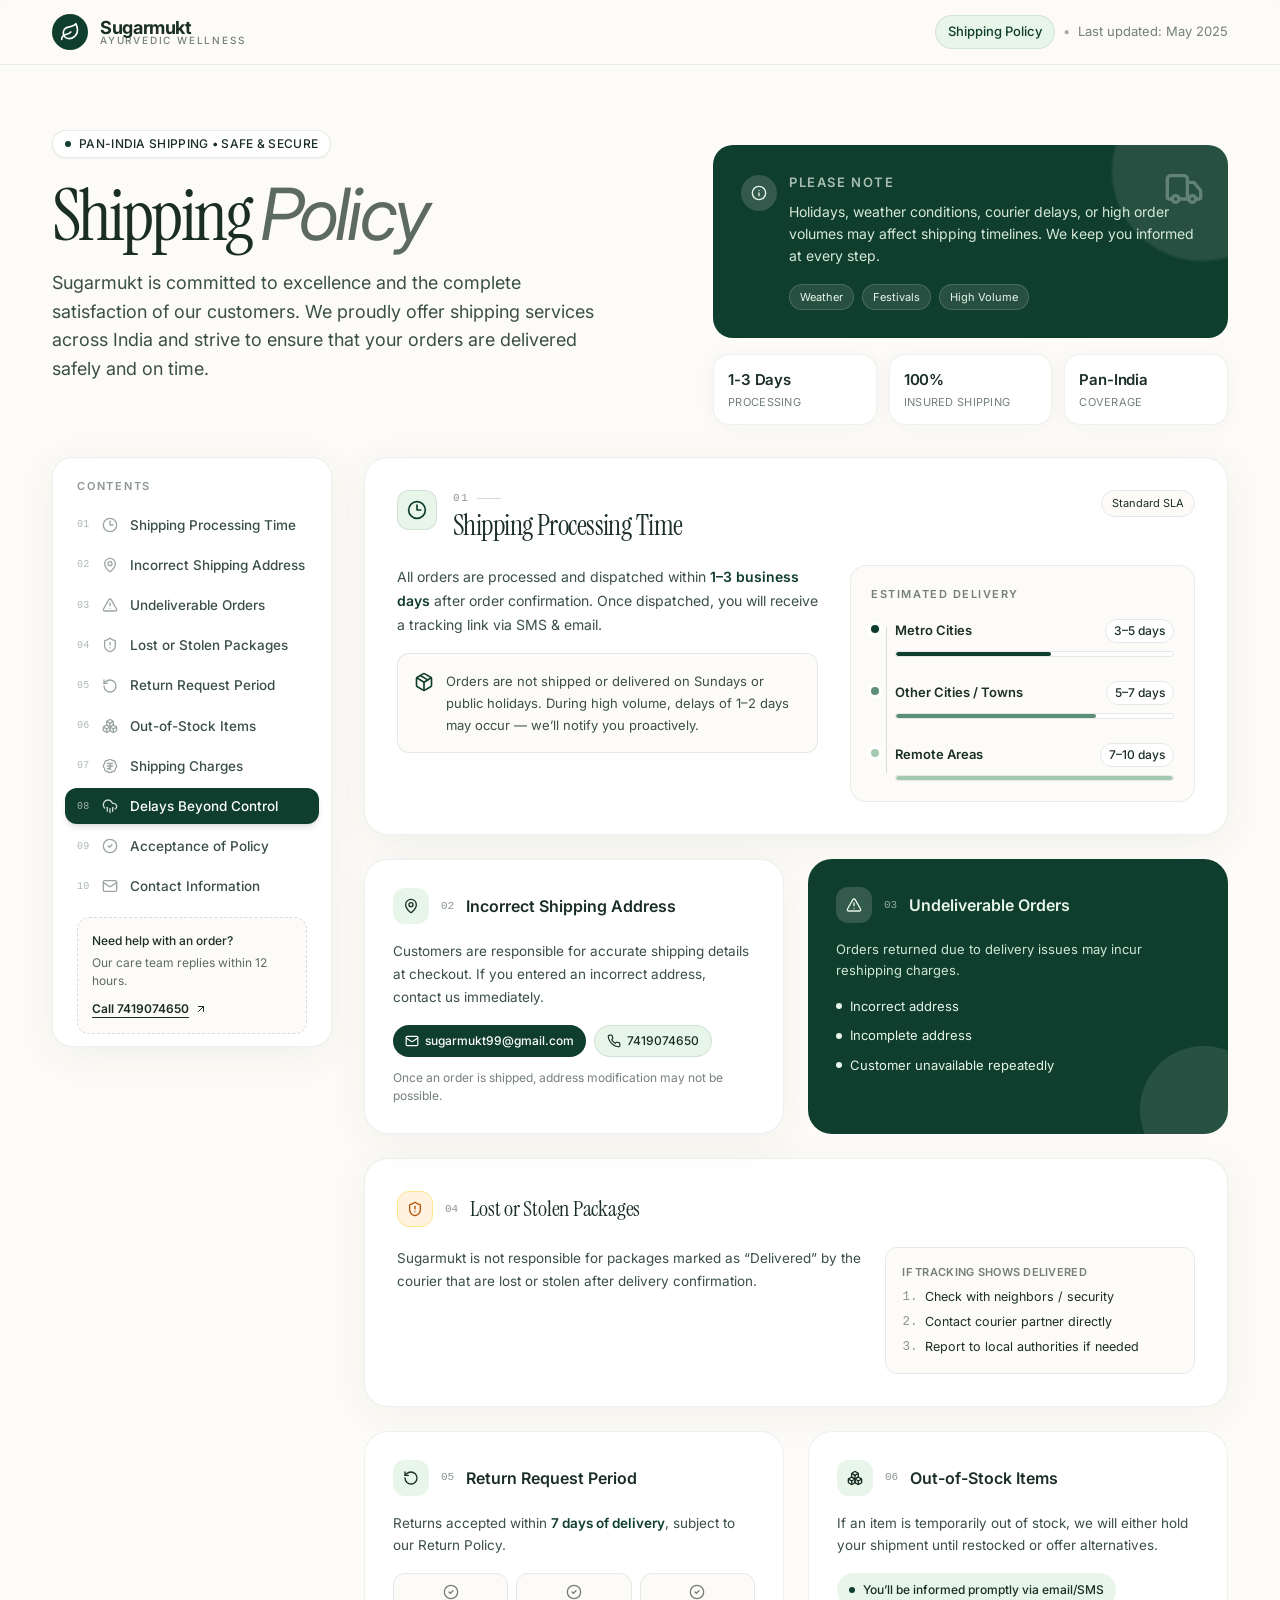
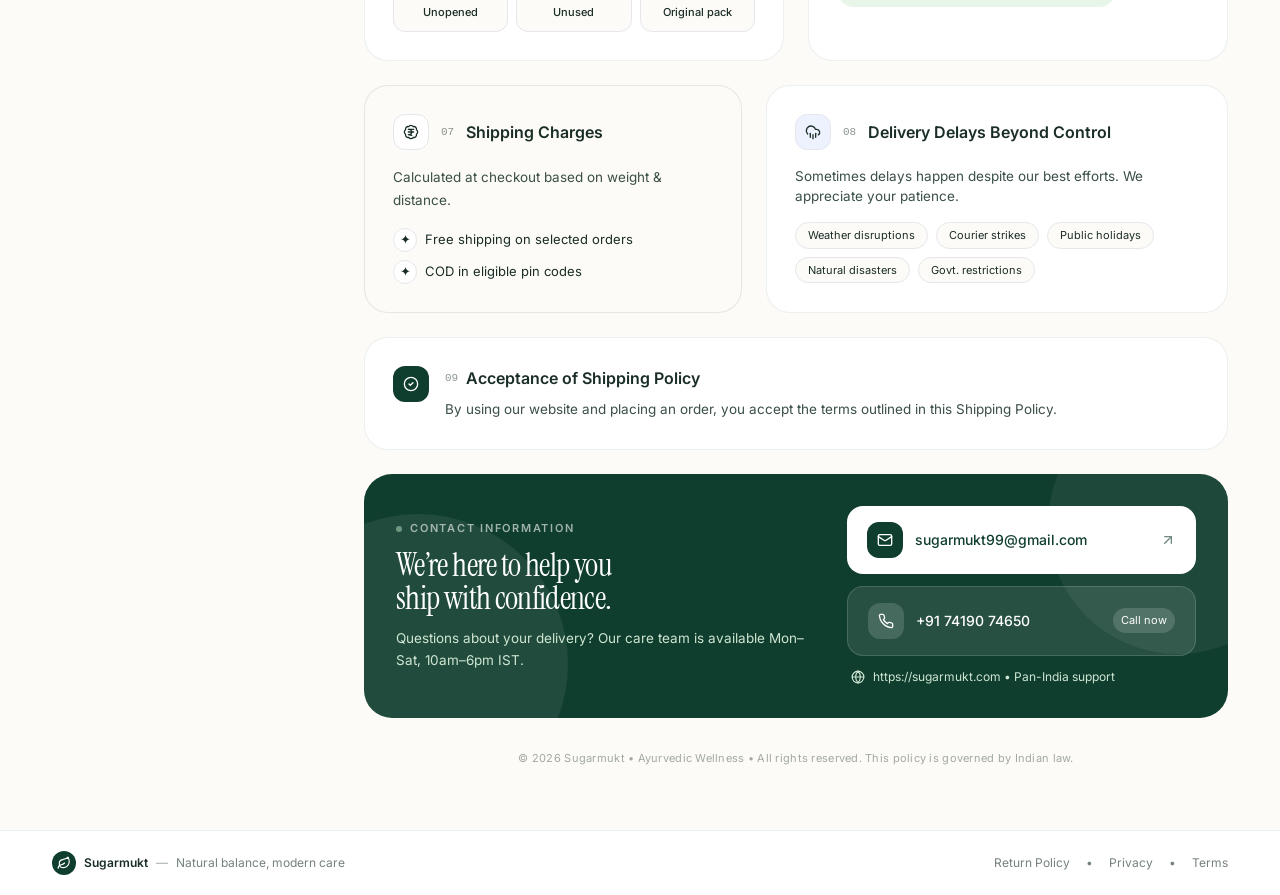
<file: shipping.html>
<!DOCTYPE html>
<html lang="en">
<head>
  <meta charset="UTF-8">
  <meta name="viewport" content="width=device-width, initial-scale=1">
  <title>Shipping</title>
  <style>*,:after,:before{--tw-border-spacing-x:0;--tw-border-spacing-y:0;--tw-translate-x:0;--tw-translate-y:0;--tw-rotate:0;--tw-skew-x:0;--tw-skew-y:0;--tw-scale-x:1;--tw-scale-y:1;--tw-pan-x: ;--tw-pan-y: ;--tw-pinch-zoom: ;--tw-scroll-snap-strictness:proximity;--tw-gradient-from-position: ;--tw-gradient-via-position: ;--tw-gradient-to-position: ;--tw-ordinal: ;--tw-slashed-zero: ;--tw-numeric-figure: ;--tw-numeric-spacing: ;--tw-numeric-fraction: ;--tw-ring-inset: ;--tw-ring-offset-width:0px;--tw-ring-offset-color:#fff;--tw-ring-color:rgba(59,130,246,.5);--tw-ring-offset-shadow:0 0 #0000;--tw-ring-shadow:0 0 #0000;--tw-shadow:0 0 #0000;--tw-shadow-colored:0 0 #0000;--tw-blur: ;--tw-brightness: ;--tw-contrast: ;--tw-grayscale: ;--tw-hue-rotate: ;--tw-invert: ;--tw-saturate: ;--tw-sepia: ;--tw-drop-shadow: ;--tw-backdrop-blur: ;--tw-backdrop-brightness: ;--tw-backdrop-contrast: ;--tw-backdrop-grayscale: ;--tw-backdrop-hue-rotate: ;--tw-backdrop-invert: ;--tw-backdrop-opacity: ;--tw-backdrop-saturate: ;--tw-backdrop-sepia: ;--tw-contain-size: ;--tw-contain-layout: ;--tw-contain-paint: ;--tw-contain-style: }::backdrop{--tw-border-spacing-x:0;--tw-border-spacing-y:0;--tw-translate-x:0;--tw-translate-y:0;--tw-rotate:0;--tw-skew-x:0;--tw-skew-y:0;--tw-scale-x:1;--tw-scale-y:1;--tw-pan-x: ;--tw-pan-y: ;--tw-pinch-zoom: ;--tw-scroll-snap-strictness:proximity;--tw-gradient-from-position: ;--tw-gradient-via-position: ;--tw-gradient-to-position: ;--tw-ordinal: ;--tw-slashed-zero: ;--tw-numeric-figure: ;--tw-numeric-spacing: ;--tw-numeric-fraction: ;--tw-ring-inset: ;--tw-ring-offset-width:0px;--tw-ring-offset-color:#fff;--tw-ring-color:rgba(59,130,246,.5);--tw-ring-offset-shadow:0 0 #0000;--tw-ring-shadow:0 0 #0000;--tw-shadow:0 0 #0000;--tw-shadow-colored:0 0 #0000;--tw-blur: ;--tw-brightness: ;--tw-contrast: ;--tw-grayscale: ;--tw-hue-rotate: ;--tw-invert: ;--tw-saturate: ;--tw-sepia: ;--tw-drop-shadow: ;--tw-backdrop-blur: ;--tw-backdrop-brightness: ;--tw-backdrop-contrast: ;--tw-backdrop-grayscale: ;--tw-backdrop-hue-rotate: ;--tw-backdrop-invert: ;--tw-backdrop-opacity: ;--tw-backdrop-saturate: ;--tw-backdrop-sepia: ;--tw-contain-size: ;--tw-contain-layout: ;--tw-contain-paint: ;--tw-contain-style: }/*! tailwindcss v3.4.18 | MIT License | https://tailwindcss.com*/*,:after,:before{box-sizing:border-box;border:0 solid #e5e7eb}:after,:before{--tw-content:""}:host,html{line-height:1.5;-webkit-text-size-adjust:100%;-moz-tab-size:4;-o-tab-size:4;tab-size:4;font-family:ui-sans-serif,system-ui,sans-serif,Apple Color Emoji,Segoe UI Emoji,Segoe UI Symbol,Noto Color Emoji;font-feature-settings:normal;font-variation-settings:normal;-webkit-tap-highlight-color:transparent}body{line-height:inherit}hr{height:0;color:inherit;border-top-width:1px}abbr:where([title]){-webkit-text-decoration:underline dotted;text-decoration:underline dotted}h1,h2,h3,h4,h5,h6{font-size:inherit;font-weight:inherit}a{color:inherit;text-decoration:inherit}b,strong{font-weight:bolder}code,kbd,pre,samp{font-family:ui-monospace,SFMono-Regular,Menlo,Monaco,Consolas,Liberation Mono,Courier New,monospace;font-feature-settings:normal;font-variation-settings:normal;font-size:1em}small{font-size:80%}sub,sup{font-size:75%;line-height:0;position:relative;vertical-align:baseline}sub{bottom:-.25em}sup{top:-.5em}table{text-indent:0;border-color:inherit;border-collapse:collapse}button,input,optgroup,select,textarea{font-family:inherit;font-feature-settings:inherit;font-variation-settings:inherit;font-size:100%;font-weight:inherit;line-height:inherit;letter-spacing:inherit;color:inherit;margin:0;padding:0}button,select{text-transform:none}button,input:where([type=button]),input:where([type=reset]),input:where([type=submit]){-webkit-appearance:button;background-color:transparent;background-image:none}:-moz-focusring{outline:auto}:-moz-ui-invalid{box-shadow:none}progress{vertical-align:baseline}::-webkit-inner-spin-button,::-webkit-outer-spin-button{height:auto}[type=search]{-webkit-appearance:textfield;outline-offset:-2px}::-webkit-search-decoration{-webkit-appearance:none}::-webkit-file-upload-button{-webkit-appearance:button;font:inherit}summary{display:list-item}blockquote,dd,dl,figure,h1,h2,h3,h4,h5,h6,hr,p,pre{margin:0}fieldset{margin:0}fieldset,legend{padding:0}menu,ol,ul{list-style:none;margin:0;padding:0}dialog{padding:0}textarea{resize:vertical}input::-moz-placeholder,textarea::-moz-placeholder{opacity:1;color:#9ca3af}input::placeholder,textarea::placeholder{opacity:1;color:#9ca3af}[role=button],button{cursor:pointer}:disabled{cursor:default}audio,canvas,embed,iframe,img,object,svg,video{display:block;vertical-align:middle}img,video{max-width:100%;height:auto}[hidden]:where(:not([hidden=until-found])){display:none}.absolute{position:absolute}.relative{position:relative}.sticky{position:sticky}.-bottom-10{bottom:-2.5rem}.-bottom-24{bottom:-6rem}.-left-24{left:-6rem}.-right-10{right:-2.5rem}.-right-16{right:-4rem}.-right-20{right:-5rem}.-top-16{top:-4rem}.-top-20{top:-5rem}.bottom-\[8px\]{bottom:8px}.left-\[15px\]{left:15px}.right-6{right:1.5rem}.top-0{top:0}.top-6{top:1.5rem}.top-\[84px\]{top:84px}.top-\[8px\]{top:8px}.z-10{z-index:10}.z-40{z-index:40}.-mx-5{margin-left:-1.25rem;margin-right:-1.25rem}.mx-3{margin-left:.75rem;margin-right:.75rem}.mx-auto{margin-left:auto;margin-right:auto}.-mt-0\.5{margin-top:-.125rem}.mt-0\.5{margin-top:.125rem}.mt-1{margin-top:.25rem}.mt-1\.5{margin-top:.375rem}.mt-2{margin-top:.5rem}.mt-2\.5{margin-top:.625rem}.mt-3{margin-top:.75rem}.mt-4{margin-top:1rem}.mt-5{margin-top:1.25rem}.mt-6{margin-top:1.5rem}.block{display:block}.flex{display:flex}.inline-flex{display:inline-flex}.grid{display:grid}.hidden{display:none}.h-1\.5{height:.375rem}.h-10{height:2.5rem}.h-2{height:.5rem}.h-3{height:.75rem}.h-3\.5{height:.875rem}.h-32{height:8rem}.h-4{height:1rem}.h-5{height:1.25rem}.h-6{height:1.5rem}.h-9{height:2.25rem}.h-\[180px\]{height:180px}.h-\[260px\]{height:260px}.h-\[300px\]{height:300px}.h-\[64px\]{height:64px}.h-full{height:100%}.h-px{height:1px}.min-h-screen{min-height:100vh}.w-1\.5{width:.375rem}.w-10{width:2.5rem}.w-2{width:.5rem}.w-3{width:.75rem}.w-3\.5{width:.875rem}.w-32{width:8rem}.w-4{width:1rem}.w-5{width:1.25rem}.w-6{width:1.5rem}.w-9{width:2.25rem}.w-\[180px\]{width:180px}.w-\[260px\]{width:260px}.w-\[300px\]{width:300px}.w-\[56\%\]{width:56%}.w-\[72\%\]{width:72%}.w-fit{width:-moz-fit-content;width:fit-content}.w-full{width:100%}.w-px{width:1px}.max-w-\[1240px\]{max-width:1240px}.max-w-\[420px\]{max-width:420px}.max-w-\[560px\]{max-width:560px}.flex-1{flex:1 1 0%}.shrink-0{flex-shrink:0}@keyframes pulse{50%{opacity:.5}}.animate-pulse{animation:pulse 2s cubic-bezier(.4,0,.6,1) infinite}.scroll-mt-24{scroll-margin-top:6rem}.grid-cols-3{grid-template-columns:repeat(3,minmax(0,1fr))}.flex-col{flex-direction:column}.flex-wrap{flex-wrap:wrap}.items-start{align-items:flex-start}.items-center{align-items:center}.justify-center{justify-content:center}.justify-between{justify-content:space-between}.gap-1{gap:.25rem}.gap-1\.5{gap:.375rem}.gap-2{gap:.5rem}.gap-3{gap:.75rem}.gap-4{gap:1rem}.gap-6{gap:1.5rem}.gap-8{gap:2rem}.space-y-1\.5>:not([hidden])~:not([hidden]){--tw-space-y-reverse:0;margin-top:calc(.375rem*(1 - var(--tw-space-y-reverse)));margin-bottom:calc(.375rem*var(--tw-space-y-reverse))}.space-y-2>:not([hidden])~:not([hidden]){--tw-space-y-reverse:0;margin-top:calc(.5rem*(1 - var(--tw-space-y-reverse)));margin-bottom:calc(.5rem*var(--tw-space-y-reverse))}.space-y-2\.5>:not([hidden])~:not([hidden]){--tw-space-y-reverse:0;margin-top:calc(.625rem*(1 - var(--tw-space-y-reverse)));margin-bottom:calc(.625rem*var(--tw-space-y-reverse))}.space-y-4>:not([hidden])~:not([hidden]){--tw-space-y-reverse:0;margin-top:calc(1rem*(1 - var(--tw-space-y-reverse)));margin-bottom:calc(1rem*var(--tw-space-y-reverse))}.space-y-6>:not([hidden])~:not([hidden]){--tw-space-y-reverse:0;margin-top:calc(1.5rem*(1 - var(--tw-space-y-reverse)));margin-bottom:calc(1.5rem*var(--tw-space-y-reverse))}.overflow-hidden{overflow:hidden}.overflow-x-auto{overflow-x:auto}.rounded-2xl{border-radius:1rem}.rounded-\[16px\]{border-radius:16px}.rounded-\[20px\]{border-radius:20px}.rounded-\[24px\]{border-radius:24px}.rounded-\[28px\]{border-radius:28px}.rounded-full{border-radius:9999px}.rounded-xl{border-radius:.75rem}.border{border-width:1px}.border-b{border-bottom-width:1px}.border-t{border-top-width:1px}.border-dashed{border-style:dashed}.border-\[\#0f3d2e\]{--tw-border-opacity:1;border-color:rgb(15 61 46/var(--tw-border-opacity,1))}.border-\[\#0f3d2e\]\/10{border-color:rgba(15,61,46,.1)}.border-\[\#0f3d2e\]\/15{border-color:rgba(15,61,46,.15)}.border-\[\#0f3d2e\]\/\[0\.07\]{border-color:rgba(15,61,46,.07)}.border-\[\#0f3d2e\]\/\[0\.08\]{border-color:rgba(15,61,46,.08)}.border-amber-200{--tw-border-opacity:1;border-color:rgb(253 230 138/var(--tw-border-opacity,1))}.border-black\/10{border-color:rgba(0,0,0,.1)}.border-white\/15{border-color:hsla(0,0%,100%,.15)}.bg-\[\#0f3d2e\]{--tw-bg-opacity:1;background-color:rgb(15 61 46/var(--tw-bg-opacity,1))}.bg-\[\#0f3d2e\]\/15{background-color:rgba(15,61,46,.15)}.bg-\[\#5b8f7a\]{--tw-bg-opacity:1;background-color:rgb(91 143 122/var(--tw-bg-opacity,1))}.bg-\[\#a3c9b0\]{--tw-bg-opacity:1;background-color:rgb(163 201 176/var(--tw-bg-opacity,1))}.bg-\[\#e8f5e9\]{--tw-bg-opacity:1;background-color:rgb(232 245 233/var(--tw-bg-opacity,1))}.bg-\[\#e8f5e9\]\/\[0\.08\]{background-color:rgba(232,245,233,.08)}.bg-\[\#eef2ff\]{--tw-bg-opacity:1;background-color:rgb(238 242 255/var(--tw-bg-opacity,1))}.bg-\[\#fdfbf7\]{--tw-bg-opacity:1;background-color:rgb(253 251 247/var(--tw-bg-opacity,1))}.bg-\[\#fdfbf7\]\/80{background-color:hsla(40,60%,98%,.8)}.bg-\[\#fff3e0\]{--tw-bg-opacity:1;background-color:rgb(255 243 224/var(--tw-bg-opacity,1))}.bg-black\/15{background-color:rgba(0,0,0,.15)}.bg-white{--tw-bg-opacity:1;background-color:rgb(255 255 255/var(--tw-bg-opacity,1))}.bg-white\/10{background-color:hsla(0,0%,100%,.1)}.bg-white\/15{background-color:hsla(0,0%,100%,.15)}.bg-white\/\[0\.06\]{background-color:hsla(0,0%,100%,.06)}.p-3{padding:.75rem}.p-3\.5{padding:.875rem}.p-4{padding:1rem}.p-6{padding:1.5rem}.px-1{padding-left:.25rem;padding-right:.25rem}.px-2{padding-left:.5rem;padding-right:.5rem}.px-2\.5{padding-left:.625rem;padding-right:.625rem}.px-3{padding-left:.75rem;padding-right:.75rem}.px-3\.5{padding-left:.875rem;padding-right:.875rem}.px-5{padding-left:1.25rem;padding-right:1.25rem}.py-0\.5{padding-top:.125rem;padding-bottom:.125rem}.py-1{padding-top:.25rem;padding-bottom:.25rem}.py-1\.5{padding-top:.375rem;padding-bottom:.375rem}.py-2{padding-top:.5rem;padding-bottom:.5rem}.py-2\.5{padding-top:.625rem;padding-bottom:.625rem}.py-4{padding-top:1rem;padding-bottom:1rem}.py-\[10px\]{padding-top:10px;padding-bottom:10px}.pb-16{padding-bottom:4rem}.pb-2{padding-bottom:.5rem}.pb-3{padding-bottom:.75rem}.pb-6{padding-bottom:1.5rem}.pb-8{padding-bottom:2rem}.pt-10{padding-top:2.5rem}.pt-2{padding-top:.5rem}.text-left{text-align:left}.text-center{text-align:center}.font-mono{font-family:ui-monospace,SFMono-Regular,Menlo,Monaco,Consolas,Liberation Mono,Courier New,monospace}.text-\[10px\]{font-size:10px}.text-\[11px\]{font-size:11px}.text-\[12\.5px\]{font-size:12.5px}.text-\[12px\]{font-size:12px}.text-\[13\.5px\]{font-size:13.5px}.text-\[13px\]{font-size:13px}.text-\[14px\]{font-size:14px}.text-\[15px\]{font-size:15px}.text-\[16px\]{font-size:16px}.text-\[18px\]{font-size:18px}.text-\[22px\]{font-size:22px}.text-\[26px\]{font-size:26px}.text-\[28px\]{font-size:28px}.text-\[44px\]{font-size:44px}.font-bold{font-weight:700}.font-medium{font-weight:500}.font-normal{font-weight:400}.font-semibold{font-weight:600}.uppercase{text-transform:uppercase}.italic{font-style:italic}.leading-\[0\.9\]{line-height:.9}.leading-\[1\.05\]{line-height:1.05}.leading-\[1\.1\]{line-height:1.1}.leading-\[1\.2\]{line-height:1.2}.leading-\[1\.5\]{line-height:1.5}.leading-\[1\.6\]{line-height:1.6}.leading-\[1\.7\]{line-height:1.7}.tracking-\[-0\.01em\]{letter-spacing:-.01em}.tracking-\[-0\.02em\]{letter-spacing:-.02em}.tracking-\[-0\.04em\]{letter-spacing:-.04em}.tracking-\[0\.12em\]{letter-spacing:.12em}.tracking-\[0\.14em\]{letter-spacing:.14em}.tracking-\[0\.16em\]{letter-spacing:.16em}.tracking-\[0\.18em\]{letter-spacing:.18em}.tracking-wide{letter-spacing:.025em}.text-\[\#0f3d2e\]{--tw-text-opacity:1;color:rgb(15 61 46/var(--tw-text-opacity,1))}.text-\[\#1a2e26\]{--tw-text-opacity:1;color:rgb(26 46 38/var(--tw-text-opacity,1))}.text-\[\#3a4f46\]{--tw-text-opacity:1;color:rgb(58 79 70/var(--tw-text-opacity,1))}.text-\[\#cfe6d2\]{--tw-text-opacity:1;color:rgb(207 230 210/var(--tw-text-opacity,1))}.text-\[\#d6e8d8\]{--tw-text-opacity:1;color:rgb(214 232 216/var(--tw-text-opacity,1))}.text-\[\#e8f5e9\]{--tw-text-opacity:1;color:rgb(232 245 233/var(--tw-text-opacity,1))}.text-amber-700{--tw-text-opacity:1;color:rgb(180 83 9/var(--tw-text-opacity,1))}.text-white{--tw-text-opacity:1;color:rgb(255 255 255/var(--tw-text-opacity,1))}.underline{text-decoration-line:underline}.underline-offset-4{text-underline-offset:4px}.antialiased{-webkit-font-smoothing:antialiased;-moz-osx-font-smoothing:grayscale}.opacity-30{opacity:.3}.opacity-40{opacity:.4}.opacity-50{opacity:.5}.opacity-60{opacity:.6}.opacity-70{opacity:.7}.opacity-80{opacity:.8}.shadow-\[0_2px_20px_rgba\(15\2c 61\2c 46\2c 0\.04\)\]{--tw-shadow:0 2px 20px rgba(15,61,46,.04);--tw-shadow-colored:0 2px 20px var(--tw-shadow-color);box-shadow:var(--tw-ring-offset-shadow,0 0 #0000),var(--tw-ring-shadow,0 0 #0000),var(--tw-shadow)}.shadow-\[0_8px_40px_rgba\(15\2c 61\2c 46\2c 0\.05\)\]{--tw-shadow:0 8px 40px rgba(15,61,46,.05);--tw-shadow-colored:0 8px 40px var(--tw-shadow-color);box-shadow:var(--tw-ring-offset-shadow,0 0 #0000),var(--tw-ring-shadow,0 0 #0000),var(--tw-shadow)}.shadow-\[0_8px_40px_rgba\(15\2c 61\2c 46\2c 0\.06\)\]{--tw-shadow:0 8px 40px rgba(15,61,46,.06);--tw-shadow-colored:0 8px 40px var(--tw-shadow-color)}.shadow-\[0_8px_40px_rgba\(15\2c 61\2c 46\2c 0\.06\)\],.shadow-md{box-shadow:var(--tw-ring-offset-shadow,0 0 #0000),var(--tw-ring-shadow,0 0 #0000),var(--tw-shadow)}.shadow-md{--tw-shadow:0 4px 6px -1px rgba(0,0,0,.1),0 2px 4px -2px rgba(0,0,0,.1);--tw-shadow-colored:0 4px 6px -1px var(--tw-shadow-color),0 2px 4px -2px var(--tw-shadow-color)}.shadow-sm{--tw-shadow:0 1px 2px 0 rgba(0,0,0,.05);--tw-shadow-colored:0 1px 2px 0 var(--tw-shadow-color);box-shadow:var(--tw-ring-offset-shadow,0 0 #0000),var(--tw-ring-shadow,0 0 #0000),var(--tw-shadow)}.ring-4{--tw-ring-offset-shadow:var(--tw-ring-inset) 0 0 0 var(--tw-ring-offset-width) var(--tw-ring-offset-color);--tw-ring-shadow:var(--tw-ring-inset) 0 0 0 calc(4px + var(--tw-ring-offset-width)) var(--tw-ring-color);box-shadow:var(--tw-ring-offset-shadow),var(--tw-ring-shadow),var(--tw-shadow,0 0 #0000)}.ring-white{--tw-ring-opacity:1;--tw-ring-color:rgb(255 255 255/var(--tw-ring-opacity,1))}.blur-\[1px\]{--tw-blur:blur(1px);filter:var(--tw-blur) var(--tw-brightness) var(--tw-contrast) var(--tw-grayscale) var(--tw-hue-rotate) var(--tw-invert) var(--tw-saturate) var(--tw-sepia) var(--tw-drop-shadow)}.backdrop-blur-xl{--tw-backdrop-blur:blur(24px);backdrop-filter:var(--tw-backdrop-blur) var(--tw-backdrop-brightness) var(--tw-backdrop-contrast) var(--tw-backdrop-grayscale) var(--tw-backdrop-hue-rotate) var(--tw-backdrop-invert) var(--tw-backdrop-opacity) var(--tw-backdrop-saturate) var(--tw-backdrop-sepia)}.transition{transition-property:color,background-color,border-color,text-decoration-color,fill,stroke,opacity,box-shadow,transform,filter,backdrop-filter;transition-timing-function:cubic-bezier(.4,0,.2,1);transition-duration:.15s}.transition-all{transition-property:all;transition-timing-function:cubic-bezier(.4,0,.2,1);transition-duration:.15s}#root,body,html{min-height:100%}body{margin:0;font-family:Inter,ui-sans-serif,system-ui,-apple-system,BlinkMacSystemFont,Segoe UI,sans-serif}[role=button]:not([aria-disabled=true]),button:not(:disabled),label[for],select:not(:disabled),summary{cursor:pointer}.selection\:bg-\[\#0f3d2e\] ::-moz-selection{--tw-bg-opacity:1;background-color:rgb(15 61 46/var(--tw-bg-opacity,1))}.selection\:bg-\[\#0f3d2e\] ::selection{--tw-bg-opacity:1;background-color:rgb(15 61 46/var(--tw-bg-opacity,1))}.selection\:text-white ::-moz-selection{--tw-text-opacity:1;color:rgb(255 255 255/var(--tw-text-opacity,1))}.selection\:text-white ::selection{--tw-text-opacity:1;color:rgb(255 255 255/var(--tw-text-opacity,1))}.selection\:bg-\[\#0f3d2e\]::-moz-selection{--tw-bg-opacity:1;background-color:rgb(15 61 46/var(--tw-bg-opacity,1))}.selection\:bg-\[\#0f3d2e\]::selection{--tw-bg-opacity:1;background-color:rgb(15 61 46/var(--tw-bg-opacity,1))}.selection\:text-white::-moz-selection{--tw-text-opacity:1;color:rgb(255 255 255/var(--tw-text-opacity,1))}.selection\:text-white::selection{--tw-text-opacity:1;color:rgb(255 255 255/var(--tw-text-opacity,1))}.last\:pb-0:last-child{padding-bottom:0}.hover\:bg-\[\#e8f5e9\]:hover{--tw-bg-opacity:1;background-color:rgb(232 245 233/var(--tw-bg-opacity,1))}.hover\:bg-white\/15:hover{background-color:hsla(0,0%,100%,.15)}.group:hover .group-hover\:opacity-80{opacity:.8}@media (min-width:768px){.md\:flex{display:flex}.md\:inline-flex{display:inline-flex}.md\:hidden{display:none}.md\:grid-cols-2{grid-template-columns:repeat(2,minmax(0,1fr))}.md\:grid-cols-\[0\.9fr_1\.1fr\]{grid-template-columns:.9fr 1.1fr}.md\:grid-cols-\[1\.1fr_0\.9fr\]{grid-template-columns:1.1fr .9fr}.md\:grid-cols-\[1\.2fr_0\.8fr\]{grid-template-columns:1.2fr .8fr}.md\:p-5{padding:1.25rem}.md\:p-7{padding:1.75rem}.md\:p-8{padding:2rem}.md\:px-8{padding-left:2rem;padding-right:2rem}.md\:pt-16{padding-top:4rem}.md\:pt-4{padding-top:1rem}.md\:text-\[18px\]{font-size:18px}.md\:text-\[28px\]{font-size:28px}.md\:text-\[32px\]{font-size:32px}.md\:text-\[72px\]{font-size:72px}}@media (min-width:1024px){.lg\:block{display:block}.lg\:hidden{display:none}.lg\:grid-cols-\[280px_1fr\]{grid-template-columns:280px 1fr}}</style>
 <!-- Google tag (gtag.js) -->
<script async src="https://www.googletagmanager.com/gtag/js?id=AW-18364282405">
</script>
<script>
  window.dataLayer = window.dataLayer || [];
  function gtag(){dataLayer.push(arguments);}
  gtag('js', new Date());

  gtag('config', 'AW-18364282405');
</script>

</head>
<body>
  <div id="root"></div> 
  
  <script type="module">var fd=Object.create;var{getPrototypeOf:pd,defineProperty:Jl,getOwnPropertyNames:md}=Object;var vd=Object.prototype.hasOwnProperty;var Ae=(e,t,n)=>{n=e!=null?fd(pd(e)):{};let r=t||!e||!e.__esModule?Jl(n,"default",{value:e,enumerable:!0}):n;for(let l of md(e))if(!vd.call(r,l))Jl(r,l,{get:()=>e[l],enumerable:!0});return r};var Cr=(e,t)=>()=>(t||e((t={exports:{}}).exports,t),t.exports);var hd=(e,t)=>{for(var n in t)Jl(e,n,{get:t[n],enumerable:!0,configurable:!0,set:(r)=>t[n]=()=>r})};var yd=(e,t)=>()=>(e&&(t=e(e=0)),t);var gt=Cr((Id)=>{var En=Symbol.for("react.element"),gd=Symbol.for("react.portal"),wd=Symbol.for("react.fragment"),Sd=Symbol.for("react.strict_mode"),kd=Symbol.for("react.profiler"),xd=Symbol.for("react.provider"),Nd=Symbol.for("react.context"),Ed=Symbol.for("react.forward_ref"),Cd=Symbol.for("react.suspense"),_d=Symbol.for("react.memo"),Pd=Symbol.for("react.lazy"),ku=Symbol.iterator;function zd(e){if(e===null||typeof e!=="object")return null;return e=ku&&e[ku]||e["@@iterator"],typeof e==="function"?e:null}var Eu={isMounted:function(){return!1},enqueueForceUpdate:function(){},enqueueReplaceState:function(){},enqueueSetState:function(){}},Cu=Object.assign,_u={};function Mt(e,t,n){this.props=e,this.context=t,this.refs=_u,this.updater=n||Eu}Mt.prototype.isReactComponent={};Mt.prototype.setState=function(e,t){if(typeof e!=="object"&&typeof e!=="function"&&e!=null)throw Error("setState(...): takes an object of state variables to update or a function which returns an object of state variables.");this.updater.enqueueSetState(this,e,t,"setState")};Mt.prototype.forceUpdate=function(e){this.updater.enqueueForceUpdate(this,e,"forceUpdate")};function Pu(){}Pu.prototype=Mt.prototype;function jl(e,t,n){this.props=e,this.context=t,this.refs=_u,this.updater=n||Eu}var bl=jl.prototype=new Pu;bl.constructor=jl;Cu(bl,Mt.prototype);bl.isPureReactComponent=!0;var xu=Array.isArray,zu=Object.prototype.hasOwnProperty,ei={current:null},Tu={key:!0,ref:!0,__self:!0,__source:!0};function Ru(e,t,n){var r,l={},i=null,o=null;if(t!=null)for(r in t.ref!==void 0&&(o=t.ref),t.key!==void 0&&(i=""+t.key),t)zu.call(t,r)&&!Tu.hasOwnProperty(r)&&(l[r]=t[r]);var u=arguments.length-2;if(u===1)l.children=n;else if(1<u){for(var a=Array(u),c=0;c<u;c++)a[c]=arguments[c+2];l.children=a}if(e&&e.defaultProps)for(r in u=e.defaultProps,u)l[r]===void 0&&(l[r]=u[r]);return{$$typeof:En,type:e,key:i,ref:o,props:l,_owner:ei.current}}function Td(e,t){return{$$typeof:En,type:e.type,key:t,ref:e.ref,props:e.props,_owner:e._owner}}function ti(e){return typeof e==="object"&&e!==null&&e.$$typeof===En}function Rd(e){var t={"=":"=0",":":"=2"};return"$"+e.replace(/[=:]/g,function(n){return t[n]})}var Nu=/\/+/g;function ql(e,t){return typeof e==="object"&&e!==null&&e.key!=null?Rd(""+e.key):t.toString(36)}function Pr(e,t,n,r,l){var i=typeof e;if(i==="undefined"||i==="boolean")e=null;var o=!1;if(e===null)o=!0;else switch(i){case"string":case"number":o=!0;break;case"object":switch(e.$$typeof){case En:case gd:o=!0}}if(o)return o=e,l=l(o),e=r===""?"."+ql(o,0):r,xu(l)?(n="",e!=null&&(n=e.replace(Nu,"$&/")+"/"),Pr(l,t,n,"",function(c){return c})):l!=null&&(ti(l)&&(l=Td(l,n+(!l.key||o&&o.key===l.key?"":(""+l.key).replace(Nu,"$&/")+"/")+e)),t.push(l)),1;if(o=0,r=r===""?".":r+":",xu(e))for(var u=0;u<e.length;u++){i=e[u];var a=r+ql(i,u);o+=Pr(i,t,n,a,l)}else if(a=zd(e),typeof a==="function")for(e=a.call(e),u=0;!(i=e.next()).done;)i=i.value,a=r+ql(i,u++),o+=Pr(i,t,n,a,l);else if(i==="object")throw t=String(e),Error("Objects are not valid as a React child (found: "+(t==="[object Object]"?"object with keys {"+Object.keys(e).join(", ")+"}":t)+"). If you meant to render a collection of children, use an array instead.");return o}function _r(e,t,n){if(e==null)return e;var r=[],l=0;return Pr(e,r,"","",function(i){return t.call(n,i,l++)}),r}function Od(e){if(e._status===-1){var t=e._result;t=t(),t.then(function(n){if(e._status===0||e._status===-1)e._status=1,e._result=n},function(n){if(e._status===0||e._status===-1)e._status=2,e._result=n}),e._status===-1&&(e._status=0,e._result=t)}if(e._status===1)return e._result.default;throw e._result}var re={current:null},zr={transition:null},Dd={ReactCurrentDispatcher:re,ReactCurrentBatchConfig:zr,ReactCurrentOwner:ei};function Ou(){throw Error("act(...) is not supported in production builds of React.")}Id.Children={map:_r,forEach:function(e,t,n){_r(e,function(){t.apply(this,arguments)},n)},count:function(e){var t=0;return _r(e,function(){t++}),t},toArray:function(e){return _r(e,function(t){return t})||[]},only:function(e){if(!ti(e))throw Error("React.Children.only expected to receive a single React element child.");return e}};Id.Component=Mt;Id.Fragment=wd;Id.Profiler=kd;Id.PureComponent=jl;Id.StrictMode=Sd;Id.Suspense=Cd;Id.__SECRET_INTERNALS_DO_NOT_USE_OR_YOU_WILL_BE_FIRED=Dd;Id.act=Ou;Id.cloneElement=function(e,t,n){if(e===null||e===void 0)throw Error("React.cloneElement(...): The argument must be a React element, but you passed "+e+".");var r=Cu({},e.props),l=e.key,i=e.ref,o=e._owner;if(t!=null){if(t.ref!==void 0&&(i=t.ref,o=ei.current),t.key!==void 0&&(l=""+t.key),e.type&&e.type.defaultProps)var u=e.type.defaultProps;for(a in t)zu.call(t,a)&&!Tu.hasOwnProperty(a)&&(r[a]=t[a]===void 0&&u!==void 0?u[a]:t[a])}var a=arguments.length-2;if(a===1)r.children=n;else if(1<a){u=Array(a);for(var c=0;c<a;c++)u[c]=arguments[c+2];r.children=u}return{$$typeof:En,type:e.type,key:l,ref:i,props:r,_owner:o}};Id.createContext=function(e){return e={$$typeof:Nd,_currentValue:e,_currentValue2:e,_threadCount:0,Provider:null,Consumer:null,_defaultValue:null,_globalName:null},e.Provider={$$typeof:xd,_context:e},e.Consumer=e};Id.createElement=Ru;Id.createFactory=function(e){var t=Ru.bind(null,e);return t.type=e,t};Id.createRef=function(){return{current:null}};Id.forwardRef=function(e){return{$$typeof:Ed,render:e}};Id.isValidElement=ti;Id.lazy=function(e){return{$$typeof:Pd,_payload:{_status:-1,_result:e},_init:Od}};Id.memo=function(e,t){return{$$typeof:_d,type:e,compare:t===void 0?null:t}};Id.startTransition=function(e){var t=zr.transition;zr.transition={};try{e()}finally{zr.transition=t}};Id.unstable_act=Ou;Id.useCallback=function(e,t){return re.current.useCallback(e,t)};Id.useContext=function(e){return re.current.useContext(e)};Id.useDebugValue=function(){};Id.useDeferredValue=function(e){return re.current.useDeferredValue(e)};Id.useEffect=function(e,t){return re.current.useEffect(e,t)};Id.useId=function(){return re.current.useId()};Id.useImperativeHandle=function(e,t,n){return re.current.useImperativeHandle(e,t,n)};Id.useInsertionEffect=function(e,t){return re.current.useInsertionEffect(e,t)};Id.useLayoutEffect=function(e,t){return re.current.useLayoutEffect(e,t)};Id.useMemo=function(e,t){return re.current.useMemo(e,t)};Id.useReducer=function(e,t,n){return re.current.useReducer(e,t,n)};Id.useRef=function(e){return re.current.useRef(e)};Id.useState=function(e){return re.current.useState(e)};Id.useSyncExternalStore=function(e,t,n){return re.current.useSyncExternalStore(e,t,n)};Id.useTransition=function(){return re.current.useTransition()};Id.version="18.3.1"});var Au=Cr((gf)=>{function ri(e,t){var n=e.length;e.push(t);e:for(;0<n;){var r=n-1>>>1,l=e[r];if(0<Tr(l,t))e[r]=t,e[n]=l,n=r;else break e}}function Ne(e){return e.length===0?null:e[0]}function Ir(e){if(e.length===0)return null;var t=e[0],n=e.pop();if(n!==t){e[0]=n;e:for(var r=0,l=e.length,i=l>>>1;r<i;){var o=2*(r+1)-1,u=e[o],a=o+1,c=e[a];if(0>Tr(u,n))a<l&&0>Tr(c,u)?(e[r]=c,e[a]=n,r=a):(e[r]=u,e[o]=n,r=o);else if(a<l&&0>Tr(c,n))e[r]=c,e[a]=n,r=a;else break e}}return t}function Tr(e,t){var n=e.sortIndex-t.sortIndex;return n!==0?n:e.id-t.id}if(typeof performance==="object"&&typeof performance.now==="function")li=performance,gf.unstable_now=function(){return li.now()};else Rr=Date,ii=Rr.now(),gf.unstable_now=function(){return Rr.now()-ii};var li,Rr,ii,Oe=[],qe=[],yf=1,he=null,j=3,Fr=!1,wt=!1,_n=!1,Iu=typeof setTimeout==="function"?setTimeout:null,Fu=typeof clearTimeout==="function"?clearTimeout:null,Du=typeof setImmediate<"u"?setImmediate:null;typeof navigator<"u"&&navigator.scheduling!==void 0&&navigator.scheduling.isInputPending!==void 0&&navigator.scheduling.isInputPending.bind(navigator.scheduling);function oi(e){for(var t=Ne(qe);t!==null;){if(t.callback===null)Ir(qe);else if(t.startTime<=e)Ir(qe),t.sortIndex=t.expirationTime,ri(Oe,t);else break;t=Ne(qe)}}function ai(e){if(_n=!1,oi(e),!wt)if(Ne(Oe)!==null)wt=!0,ci(si);else{var t=Ne(qe);t!==null&&di(ai,t.startTime-e)}}function si(e,t){wt=!1,_n&&(_n=!1,Fu(Pn),Pn=-1),Fr=!0;var n=j;try{oi(t);for(he=Ne(Oe);he!==null&&(!(he.expirationTime>t)||e&&!Uu());){var r=he.callback;if(typeof r==="function"){he.callback=null,j=he.priorityLevel;var l=r(he.expirationTime<=t);t=gf.unstable_now(),typeof l==="function"?he.callback=l:he===Ne(Oe)&&Ir(Oe),oi(t)}else Ir(Oe);he=Ne(Oe)}if(he!==null)var i=!0;else{var o=Ne(qe);o!==null&&di(ai,o.startTime-t),i=!1}return i}finally{he=null,j=n,Fr=!1}}var Lr=!1,Or=null,Pn=-1,Lu=5,Mu=-1;function Uu(){return gf.unstable_now()-Mu<Lu?!1:!0}function ni(){if(Or!==null){var e=gf.unstable_now();Mu=e;var t=!0;try{t=Or(!0,e)}finally{t?Cn():(Lr=!1,Or=null)}}else Lr=!1}var Cn;if(typeof Du==="function")Cn=function(){Du(ni)};else if(typeof MessageChannel<"u")Dr=new MessageChannel,ui=Dr.port2,Dr.port1.onmessage=ni,Cn=function(){ui.postMessage(null)};else Cn=function(){Iu(ni,0)};var Dr,ui;function ci(e){Or=e,Lr||(Lr=!0,Cn())}function di(e,t){Pn=Iu(function(){e(gf.unstable_now())},t)}gf.unstable_IdlePriority=5;gf.unstable_ImmediatePriority=1;gf.unstable_LowPriority=4;gf.unstable_NormalPriority=3;gf.unstable_Profiling=null;gf.unstable_UserBlockingPriority=2;gf.unstable_cancelCallback=function(e){e.callback=null};gf.unstable_continueExecution=function(){wt||Fr||(wt=!0,ci(si))};gf.unstable_forceFrameRate=function(e){0>e||125<e?console.error("forceFrameRate takes a positive int between 0 and 125, forcing frame rates higher than 125 fps is not supported"):Lu=0<e?Math.floor(1000/e):5};gf.unstable_getCurrentPriorityLevel=function(){return j};gf.unstable_getFirstCallbackNode=function(){return Ne(Oe)};gf.unstable_next=function(e){switch(j){case 1:case 2:case 3:var t=3;break;default:t=j}var n=j;j=t;try{return e()}finally{j=n}};gf.unstable_pauseExecution=function(){};gf.unstable_requestPaint=function(){};gf.unstable_runWithPriority=function(e,t){switch(e){case 1:case 2:case 3:case 4:case 5:break;default:e=3}var n=j;j=e;try{return t()}finally{j=n}};gf.unstable_scheduleCallback=function(e,t,n){var r=gf.unstable_now();switch(typeof n==="object"&&n!==null?(n=n.delay,n=typeof n==="number"&&0<n?r+n:r):n=r,e){case 1:var l=-1;break;case 2:l=250;break;case 5:l=1073741823;break;case 4:l=1e4;break;default:l=5000}return l=n+l,e={id:yf++,callback:t,priorityLevel:e,startTime:n,expirationTime:l,sortIndex:-1},n>r?(e.sortIndex=n,ri(qe,e),Ne(Oe)===null&&e===Ne(qe)&&(_n?(Fu(Pn),Pn=-1):_n=!0,di(ai,n-r))):(e.sortIndex=l,ri(Oe,e),wt||Fr||(wt=!0,ci(si))),e};gf.unstable_shouldYield=Uu;gf.unstable_wrapCallback=function(e){var t=j;return function(){var n=j;j=t;try{return e.apply(this,arguments)}finally{j=n}}}});var gu={};hd(gu,{version:()=>jc,unstable_renderSubtreeIntoContainer:()=>qc,unstable_batchedUpdates:()=>Jc,unmountComponentAtNode:()=>Zc,render:()=>Gc,hydrateRoot:()=>Xc,hydrate:()=>Yc,flushSync:()=>Kc,findDOMNode:()=>Qc,createRoot:()=>Wc,createPortal:()=>Hc,__SECRET_INTERNALS_DO_NOT_USE_OR_YOU_WILL_BE_FIRED:()=>$c});function y(e){for(var t="https://reactjs.org/docs/error-decoder.html?invariant="+e,n=1;n<arguments.length;n++)t+="&args[]="+encodeURIComponent(arguments[n]);return"Minified React error #"+e+"; visit "+t+" for the full message or use the non-minified dev environment for full errors and additional helpful warnings."}function It(e,t){ln(e,t),ln(e+"Capture",t)}function ln(e,t){jn[e]=t;for(e=0;e<t.length;e++)Qa.add(t[e])}function Af(e){if(Ii.call(Bu,e))return!0;if(Ii.call(Vu,e))return!1;if(Uf.test(e))return Bu[e]=!0;return Vu[e]=!0,!1}function Vf(e,t,n,r){if(n!==null&&n.type===0)return!1;switch(typeof t){case"function":case"symbol":return!0;case"boolean":if(r)return!1;if(n!==null)return!n.acceptsBooleans;return e=e.toLowerCase().slice(0,5),e!=="data-"&&e!=="aria-";default:return!1}}function Bf(e,t,n,r){if(t===null||typeof t>"u"||Vf(e,t,n,r))return!0;if(r)return!1;if(n!==null)switch(n.type){case 3:return!t;case 4:return t===!1;case 5:return isNaN(t);case 6:return isNaN(t)||1>t}return!1}function oe(e,t,n,r,l,i,o){this.acceptsBooleans=t===2||t===3||t===4,this.attributeName=r,this.attributeNamespace=l,this.mustUseProperty=n,this.propertyName=e,this.type=t,this.sanitizeURL=i,this.removeEmptyString=o}function To(e){return e[1].toUpperCase()}function Ro(e,t,n,r){var l=q.hasOwnProperty(t)?q[t]:null;if(l!==null?l.type!==0:r||!(2<t.length)||t[0]!=="o"&&t[0]!=="O"||t[1]!=="n"&&t[1]!=="N")Bf(t,n,l,r)&&(n=null),r||l===null?Af(t)&&(n===null?e.removeAttribute(t):e.setAttribute(t,""+n)):l.mustUseProperty?e[l.propertyName]=n===null?l.type===3?!1:"":n:(t=l.attributeName,r=l.attributeNamespace,n===null?e.removeAttribute(t):(l=l.type,n=l===3||l===4&&n===!0?"":""+n,r?e.setAttributeNS(r,t,n):e.setAttribute(t,n)))}function zn(e){if(e===null||typeof e!=="object")return null;return e=$u&&e[$u]||e["@@iterator"],typeof e==="function"?e:null}function Ln(e){if(fi===void 0)try{throw Error()}catch(n){var t=n.stack.trim().match(/\n( *(at )?)/);fi=t&&t[1]||""}return`
`+fi+e}function mi(e,t){if(!e||pi)return"";pi=!0;var n=Error.prepareStackTrace;Error.prepareStackTrace=void 0;try{if(t)if(t=function(){throw Error()},Object.defineProperty(t.prototype,"props",{set:function(){throw Error()}}),typeof Reflect==="object"&&Reflect.construct){try{Reflect.construct(t,[])}catch(c){var r=c}Reflect.construct(e,[],t)}else{try{t.call()}catch(c){r=c}e.call(t.prototype)}else{try{throw Error()}catch(c){r=c}e()}}catch(c){if(c&&r&&typeof c.stack==="string"){for(var l=c.stack.split(`
`),i=r.stack.split(`
`),o=l.length-1,u=i.length-1;1<=o&&0<=u&&l[o]!==i[u];)u--;for(;1<=o&&0<=u;o--,u--)if(l[o]!==i[u]){if(o!==1||u!==1)do if(o--,u--,0>u||l[o]!==i[u]){var a=`
`+l[o].replace(" at new "," at ");return e.displayName&&a.includes("<anonymous>")&&(a=a.replace("<anonymous>",e.displayName)),a}while(1<=o&&0<=u);break}}}finally{pi=!1,Error.prepareStackTrace=n}return(e=e?e.displayName||e.name:"")?Ln(e):""}function $f(e){switch(e.tag){case 5:return Ln(e.type);case 16:return Ln("Lazy");case 13:return Ln("Suspense");case 19:return Ln("SuspenseList");case 0:case 2:case 15:return e=mi(e.type,!1),e;case 11:return e=mi(e.type.render,!1),e;case 1:return e=mi(e.type,!0),e;default:return""}}function Ui(e){if(e==null)return null;if(typeof e==="function")return e.displayName||e.name||null;if(typeof e==="string")return e;switch(e){case $t:return"Fragment";case Bt:return"Portal";case Fi:return"Profiler";case Oo:return"StrictMode";case Li:return"Suspense";case Mi:return"SuspenseList"}if(typeof e==="object")switch(e.$$typeof){case Ya:return(e.displayName||"Context")+".Consumer";case Ka:return(e._context.displayName||"Context")+".Provider";case Do:var t=e.render;return e=e.displayName,e||(e=t.displayName||t.name||"",e=e!==""?"ForwardRef("+e+")":"ForwardRef"),e;case Io:return t=e.displayName||null,t!==null?t:Ui(e.type)||"Memo";case be:t=e._payload,e=e._init;try{return Ui(e(t))}catch(n){}}return null}function Hf(e){var t=e.type;switch(e.tag){case 24:return"Cache";case 9:return(t.displayName||"Context")+".Consumer";case 10:return(t._context.displayName||"Context")+".Provider";case 18:return"DehydratedFragment";case 11:return e=t.render,e=e.displayName||e.name||"",t.displayName||(e!==""?"ForwardRef("+e+")":"ForwardRef");case 7:return"Fragment";case 5:return t;case 4:return"Portal";case 3:return"Root";case 6:return"Text";case 16:return Ui(t);case 8:return t===Oo?"StrictMode":"Mode";case 22:return"Offscreen";case 12:return"Profiler";case 21:return"Scope";case 13:return"Suspense";case 19:return"SuspenseList";case 25:return"TracingMarker";case 1:case 0:case 17:case 2:case 14:case 15:if(typeof t==="function")return t.displayName||t.name||null;if(typeof t==="string")return t}return null}function pt(e){switch(typeof e){case"boolean":case"number":case"string":case"undefined":return e;case"object":return e;default:return""}}function Ga(e){var t=e.type;return(e=e.nodeName)&&e.toLowerCase()==="input"&&(t==="checkbox"||t==="radio")}function Wf(e){var t=Ga(e)?"checked":"value",n=Object.getOwnPropertyDescriptor(e.constructor.prototype,t),r=""+e[t];if(!e.hasOwnProperty(t)&&typeof n<"u"&&typeof n.get==="function"&&typeof n.set==="function"){var{get:l,set:i}=n;return Object.defineProperty(e,t,{configurable:!0,get:function(){return l.call(this)},set:function(o){r=""+o,i.call(this,o)}}),Object.defineProperty(e,t,{enumerable:n.enumerable}),{getValue:function(){return r},setValue:function(o){r=""+o},stopTracking:function(){e._valueTracker=null,delete e[t]}}}}function Ur(e){e._valueTracker||(e._valueTracker=Wf(e))}function Za(e){if(!e)return!1;var t=e._valueTracker;if(!t)return!0;var n=t.getValue(),r="";return e&&(r=Ga(e)?e.checked?"true":"false":e.value),e=r,e!==n?(t.setValue(e),!0):!1}function al(e){if(e=e||(typeof document<"u"?document:void 0),typeof e>"u")return null;try{return e.activeElement||e.body}catch(t){return e.body}}function Ai(e,t){var n=t.checked;return V({},t,{defaultChecked:void 0,defaultValue:void 0,value:void 0,checked:n!=null?n:e._wrapperState.initialChecked})}function Hu(e,t){var n=t.defaultValue==null?"":t.defaultValue,r=t.checked!=null?t.checked:t.defaultChecked;n=pt(t.value!=null?t.value:n),e._wrapperState={initialChecked:r,initialValue:n,controlled:t.type==="checkbox"||t.type==="radio"?t.checked!=null:t.value!=null}}function Ja(e,t){t=t.checked,t!=null&&Ro(e,"checked",t,!1)}function Vi(e,t){Ja(e,t);var n=pt(t.value),r=t.type;if(n!=null)if(r==="number"){if(n===0&&e.value===""||e.value!=n)e.value=""+n}else e.value!==""+n&&(e.value=""+n);else if(r==="submit"||r==="reset"){e.removeAttribute("value");return}t.hasOwnProperty("value")?Bi(e,t.type,n):t.hasOwnProperty("defaultValue")&&Bi(e,t.type,pt(t.defaultValue)),t.checked==null&&t.defaultChecked!=null&&(e.defaultChecked=!!t.defaultChecked)}function Wu(e,t,n){if(t.hasOwnProperty("value")||t.hasOwnProperty("defaultValue")){var r=t.type;if(!(r!=="submit"&&r!=="reset"||t.value!==void 0&&t.value!==null))return;t=""+e._wrapperState.initialValue,n||t===e.value||(e.value=t),e.defaultValue=t}n=e.name,n!==""&&(e.name=""),e.defaultChecked=!!e._wrapperState.initialChecked,n!==""&&(e.name=n)}function Bi(e,t,n){if(t!=="number"||al(e.ownerDocument)!==e)n==null?e.defaultValue=""+e._wrapperState.initialValue:e.defaultValue!==""+n&&(e.defaultValue=""+n)}function jt(e,t,n,r){if(e=e.options,t){t={};for(var l=0;l<n.length;l++)t["$"+n[l]]=!0;for(n=0;n<e.length;n++)l=t.hasOwnProperty("$"+e[n].value),e[n].selected!==l&&(e[n].selected=l),l&&r&&(e[n].defaultSelected=!0)}else{n=""+pt(n),t=null;for(l=0;l<e.length;l++){if(e[l].value===n){e[l].selected=!0,r&&(e[l].defaultSelected=!0);return}t!==null||e[l].disabled||(t=e[l])}t!==null&&(t.selected=!0)}}function $i(e,t){if(t.dangerouslySetInnerHTML!=null)throw Error(y(91));return V({},t,{value:void 0,defaultValue:void 0,children:""+e._wrapperState.initialValue})}function Qu(e,t){var n=t.value;if(n==null){if(n=t.children,t=t.defaultValue,n!=null){if(t!=null)throw Error(y(92));if(Mn(n)){if(1<n.length)throw Error(y(93));n=n[0]}t=n}t==null&&(t=""),n=t}e._wrapperState={initialValue:pt(n)}}function qa(e,t){var n=pt(t.value),r=pt(t.defaultValue);n!=null&&(n=""+n,n!==e.value&&(e.value=n),t.defaultValue==null&&e.defaultValue!==n&&(e.defaultValue=n)),r!=null&&(e.defaultValue=""+r)}function Ku(e){var t=e.textContent;t===e._wrapperState.initialValue&&t!==""&&t!==null&&(e.value=t)}function ja(e){switch(e){case"svg":return"http://www.w3.org/2000/svg";case"math":return"http://www.w3.org/1998/Math/MathML";default:return"http://www.w3.org/1999/xhtml"}}function Hi(e,t){return e==null||e==="http://www.w3.org/1999/xhtml"?ja(t):e==="http://www.w3.org/2000/svg"&&t==="foreignObject"?"http://www.w3.org/1999/xhtml":e}function bn(e,t){if(t){var n=e.firstChild;if(n&&n===e.lastChild&&n.nodeType===3){n.nodeValue=t;return}}e.textContent=t}function es(e,t,n){return t==null||typeof t==="boolean"||t===""?"":n||typeof t!=="number"||t===0||Wn.hasOwnProperty(e)&&Wn[e]?(""+t).trim():t+"px"}function ts(e,t){e=e.style;for(var n in t)if(t.hasOwnProperty(n)){var r=n.indexOf("--")===0,l=es(n,t[n],r);n==="float"&&(n="cssFloat"),r?e.setProperty(n,l):e[n]=l}}function Wi(e,t){if(t){if(Kf[e]&&(t.children!=null||t.dangerouslySetInnerHTML!=null))throw Error(y(137,e));if(t.dangerouslySetInnerHTML!=null){if(t.children!=null)throw Error(y(60));if(typeof t.dangerouslySetInnerHTML!=="object"||!("__html"in t.dangerouslySetInnerHTML))throw Error(y(61))}if(t.style!=null&&typeof t.style!=="object")throw Error(y(62))}}function Qi(e,t){if(e.indexOf("-")===-1)return typeof t.is==="string";switch(e){case"annotation-xml":case"color-profile":case"font-face":case"font-face-src":case"font-face-uri":case"font-face-format":case"font-face-name":case"missing-glyph":return!1;default:return!0}}function Fo(e){return e=e.target||e.srcElement||window,e.correspondingUseElement&&(e=e.correspondingUseElement),e.nodeType===3?e.parentNode:e}function Yu(e){if(e=yr(e)){if(typeof Yi!=="function")throw Error(y(280));var t=e.stateNode;t&&(t=Ml(t),Yi(e.stateNode,e.type,t))}}function ns(e){bt?en?en.push(e):en=[e]:bt=e}function rs(){if(bt){var e=bt,t=en;if(en=bt=null,Yu(e),t)for(e=0;e<t.length;e++)Yu(t[e])}}function ls(e,t){return e(t)}function is(){}function os(e,t,n){if(vi)return e(t,n);vi=!0;try{return ls(e,t,n)}finally{if(vi=!1,bt!==null||en!==null)is(),rs()}}function er(e,t){var n=e.stateNode;if(n===null)return null;var r=Ml(n);if(r===null)return null;n=r[t];e:switch(t){case"onClick":case"onClickCapture":case"onDoubleClick":case"onDoubleClickCapture":case"onMouseDown":case"onMouseDownCapture":case"onMouseMove":case"onMouseMoveCapture":case"onMouseUp":case"onMouseUpCapture":case"onMouseEnter":(r=!r.disabled)||(e=e.type,r=!(e==="button"||e==="input"||e==="select"||e==="textarea")),e=!r;break e;default:e=!1}if(e)return null;if(n&&typeof n!=="function")throw Error(y(231,t,typeof n));return n}function Yf(e,t,n,r,l,i,o,u,a){var c=Array.prototype.slice.call(arguments,3);try{t.apply(n,c)}catch(m){this.onError(m)}}function Gf(e,t,n,r,l,i,o,u,a){Qn=!1,sl=null,Yf.apply(Xf,arguments)}function Zf(e,t,n,r,l,i,o,u,a){if(Gf.apply(this,arguments),Qn){if(Qn){var c=sl;Qn=!1,sl=null}else throw Error(y(198));cl||(cl=!0,Gi=c)}}function Ft(e){var t=e,n=e;if(e.alternate)for(;t.return;)t=t.return;else{e=t;do t=e,(t.flags&4098)!==0&&(n=t.return),e=t.return;while(e)}return t.tag===3?n:null}function us(e){if(e.tag===13){var t=e.memoizedState;if(t===null&&(e=e.alternate,e!==null&&(t=e.memoizedState)),t!==null)return t.dehydrated}return null}function Xu(e){if(Ft(e)!==e)throw Error(y(188))}function Jf(e){var t=e.alternate;if(!t){if(t=Ft(e),t===null)throw Error(y(188));return t!==e?null:e}for(var n=e,r=t;;){var l=n.return;if(l===null)break;var i=l.alternate;if(i===null){if(r=l.return,r!==null){n=r;continue}break}if(l.child===i.child){for(i=l.child;i;){if(i===n)return Xu(l),e;if(i===r)return Xu(l),t;i=i.sibling}throw Error(y(188))}if(n.return!==r.return)n=l,r=i;else{for(var o=!1,u=l.child;u;){if(u===n){o=!0,n=l,r=i;break}if(u===r){o=!0,r=l,n=i;break}u=u.sibling}if(!o){for(u=i.child;u;){if(u===n){o=!0,n=i,r=l;break}if(u===r){o=!0,r=i,n=l;break}u=u.sibling}if(!o)throw Error(y(189))}}if(n.alternate!==r)throw Error(y(190))}if(n.tag!==3)throw Error(y(188));return n.stateNode.current===n?e:t}function as(e){return e=Jf(e),e!==null?ss(e):null}function ss(e){if(e.tag===5||e.tag===6)return e;for(e=e.child;e!==null;){var t=ss(e);if(t!==null)return t;e=e.sibling}return null}function tp(e){if(Le&&typeof Le.onCommitFiberRoot==="function")try{Le.onCommitFiberRoot(Dl,e,void 0,(e.current.flags&128)===128)}catch(t){}}function lp(e){return e>>>=0,e===0?32:31-(np(e)/rp|0)|0}function Un(e){switch(e&-e){case 1:return 1;case 2:return 2;case 4:return 4;case 8:return 8;case 16:return 16;case 32:return 32;case 64:case 128:case 256:case 512:case 1024:case 2048:case 4096:case 8192:case 16384:case 32768:case 65536:case 131072:case 262144:case 524288:case 1048576:case 2097152:return e&4194240;case 4194304:case 8388608:case 16777216:case 33554432:case 67108864:return e&130023424;case 134217728:return 134217728;case 268435456:return 268435456;case 536870912:return 536870912;case 1073741824:return 1073741824;default:return e}}function fl(e,t){var n=e.pendingLanes;if(n===0)return 0;var r=0,l=e.suspendedLanes,i=e.pingedLanes,o=n&268435455;if(o!==0){var u=o&~l;u!==0?r=Un(u):(i&=o,i!==0&&(r=Un(i)))}else o=n&~l,o!==0?r=Un(o):i!==0&&(r=Un(i));if(r===0)return 0;if(t!==0&&t!==r&&(t&l)===0&&(l=r&-r,i=t&-t,l>=i||l===16&&(i&4194240)!==0))return t;if((r&4)!==0&&(r|=n&16),t=e.entangledLanes,t!==0)for(e=e.entanglements,t&=r;0<t;)n=31-ze(t),l=1<<n,r|=e[n],t&=~l;return r}function ip(e,t){switch(e){case 1:case 2:case 4:return t+250;case 8:case 16:case 32:case 64:case 128:case 256:case 512:case 1024:case 2048:case 4096:case 8192:case 16384:case 32768:case 65536:case 131072:case 262144:case 524288:case 1048576:case 2097152:return t+5000;case 4194304:case 8388608:case 16777216:case 33554432:case 67108864:return-1;case 134217728:case 268435456:case 536870912:case 1073741824:return-1;default:return-1}}function op(e,t){for(var{suspendedLanes:n,pingedLanes:r,expirationTimes:l,pendingLanes:i}=e;0<i;){var o=31-ze(i),u=1<<o,a=l[o];if(a===-1){if((u&n)===0||(u&r)!==0)l[o]=ip(u,t)}else a<=t&&(e.expiredLanes|=u);i&=~u}}function Zi(e){return e=e.pendingLanes&-1073741825,e!==0?e:e&1073741824?1073741824:0}function ps(){var e=Vr;return Vr<<=1,(Vr&4194240)===0&&(Vr=64),e}function hi(e){for(var t=[],n=0;31>n;n++)t.push(e);return t}function vr(e,t,n){e.pendingLanes|=t,t!==536870912&&(e.suspendedLanes=0,e.pingedLanes=0),e=e.eventTimes,t=31-ze(t),e[t]=n}function up(e,t){var n=e.pendingLanes&~t;e.pendingLanes=t,e.suspendedLanes=0,e.pingedLanes=0,e.expiredLanes&=t,e.mutableReadLanes&=t,e.entangledLanes&=t,t=e.entanglements;var r=e.eventTimes;for(e=e.expirationTimes;0<n;){var l=31-ze(n),i=1<<l;t[l]=0,r[l]=-1,e[l]=-1,n&=~i}}function Mo(e,t){var n=e.entangledLanes|=t;for(e=e.entanglements;n;){var r=31-ze(n),l=1<<r;l&t|e[r]&t&&(e[r]|=t),n&=~l}}function ms(e){return e&=-e,1<e?4<e?(e&268435455)!==0?16:536870912:4:1}function Zu(e,t){switch(e){case"focusin":case"focusout":it=null;break;case"dragenter":case"dragleave":ot=null;break;case"mouseover":case"mouseout":ut=null;break;case"pointerover":case"pointerout":tr.delete(t.pointerId);break;case"gotpointercapture":case"lostpointercapture":nr.delete(t.pointerId)}}function Tn(e,t,n,r,l,i){if(e===null||e.nativeEvent!==i)return e={blockedOn:t,domEventName:n,eventSystemFlags:r,nativeEvent:i,targetContainers:[l]},t!==null&&(t=yr(t),t!==null&&Uo(t)),e;return e.eventSystemFlags|=r,t=e.targetContainers,l!==null&&t.indexOf(l)===-1&&t.push(l),e}function sp(e,t,n,r,l){switch(t){case"focusin":return it=Tn(it,e,t,n,r,l),!0;case"dragenter":return ot=Tn(ot,e,t,n,r,l),!0;case"mouseover":return ut=Tn(ut,e,t,n,r,l),!0;case"pointerover":var i=l.pointerId;return tr.set(i,Tn(tr.get(i)||null,e,t,n,r,l)),!0;case"gotpointercapture":return i=l.pointerId,nr.set(i,Tn(nr.get(i)||null,e,t,n,r,l)),!0}return!1}function ws(e){var t=Nt(e.target);if(t!==null){var n=Ft(t);if(n!==null){if(t=n.tag,t===13){if(t=us(n),t!==null){e.blockedOn=t,gs(e.priority,function(){hs(n)});return}}else if(t===3&&n.stateNode.current.memoizedState.isDehydrated){e.blockedOn=n.tag===3?n.stateNode.containerInfo:null;return}}}e.blockedOn=null}function qr(e){if(e.blockedOn!==null)return!1;for(var t=e.targetContainers;0<t.length;){var n=qi(e.domEventName,e.eventSystemFlags,t[0],e.nativeEvent);if(n===null){n=e.nativeEvent;var r=new n.constructor(n.type,n);Ki=r,n.target.dispatchEvent(r),Ki=null}else return t=yr(n),t!==null&&Uo(t),e.blockedOn=n,!1;t.shift()}return!0}function Ju(e,t,n){qr(e)&&n.delete(t)}function cp(){Ji=!1,it!==null&&qr(it)&&(it=null),ot!==null&&qr(ot)&&(ot=null),ut!==null&&qr(ut)&&(ut=null),tr.forEach(Ju),nr.forEach(Ju)}function Rn(e,t){e.blockedOn===t&&(e.blockedOn=null,Ji||(Ji=!0,M.unstable_scheduleCallback(M.unstable_NormalPriority,cp)))}function rr(e){function t(l){return Rn(l,e)}if(0<$r.length){Rn($r[0],e);for(var n=1;n<$r.length;n++){var r=$r[n];r.blockedOn===e&&(r.blockedOn=null)}}it!==null&&Rn(it,e),ot!==null&&Rn(ot,e),ut!==null&&Rn(ut,e),tr.forEach(t),nr.forEach(t);for(n=0;n<tt.length;n++)r=tt[n],r.blockedOn===e&&(r.blockedOn=null);for(;0<tt.length&&(n=tt[0],n.blockedOn===null);)ws(n),n.blockedOn===null&&tt.shift()}function dp(e,t,n,r){var l=O,i=tn.transition;tn.transition=null;try{O=1,Ao(e,t,n,r)}finally{O=l,tn.transition=i}}function fp(e,t,n,r){var l=O,i=tn.transition;tn.transition=null;try{O=4,Ao(e,t,n,r)}finally{O=l,tn.transition=i}}function Ao(e,t,n,r){if(pl){var l=qi(e,t,n,r);if(l===null)xi(e,t,r,ml,n),Zu(e,r);else if(sp(l,e,t,n,r))r.stopPropagation();else if(Zu(e,r),t&4&&-1<ap.indexOf(e)){for(;l!==null;){var i=yr(l);if(i!==null&&vs(i),i=qi(e,t,n,r),i===null&&xi(e,t,r,ml,n),i===l)break;l=i}l!==null&&r.stopPropagation()}else xi(e,t,r,null,n)}}function qi(e,t,n,r){if(ml=null,e=Fo(r),e=Nt(e),e!==null)if(t=Ft(e),t===null)e=null;else if(n=t.tag,n===13){if(e=us(t),e!==null)return e;e=null}else if(n===3){if(t.stateNode.current.memoizedState.isDehydrated)return t.tag===3?t.stateNode.containerInfo:null;e=null}else t!==e&&(e=null);return ml=e,null}function Ss(e){switch(e){case"cancel":case"click":case"close":case"contextmenu":case"copy":case"cut":case"auxclick":case"dblclick":case"dragend":case"dragstart":case"drop":case"focusin":case"focusout":case"input":case"invalid":case"keydown":case"keypress":case"keyup":case"mousedown":case"mouseup":case"paste":case"pause":case"play":case"pointercancel":case"pointerdown":case"pointerup":case"ratechange":case"reset":case"resize":case"seeked":case"submit":case"touchcancel":case"touchend":case"touchstart":case"volumechange":case"change":case"selectionchange":case"textInput":case"compositionstart":case"compositionend":case"compositionupdate":case"beforeblur":case"afterblur":case"beforeinput":case"blur":case"fullscreenchange":case"focus":case"hashchange":case"popstate":case"select":case"selectstart":return 1;case"drag":case"dragenter":case"dragexit":case"dragleave":case"dragover":case"mousemove":case"mouseout":case"mouseover":case"pointermove":case"pointerout":case"pointerover":case"scroll":case"toggle":case"touchmove":case"wheel":case"mouseenter":case"mouseleave":case"pointerenter":case"pointerleave":return 4;case"message":switch(bf()){case Lo:return 1;case ds:return 4;case dl:case ep:return 16;case fs:return 536870912;default:return 16}default:return 16}}function ks(){if(jr)return jr;var e,t=Vo,n=t.length,r,l="value"in rt?rt.value:rt.textContent,i=l.length;for(e=0;e<n&&t[e]===l[e];e++);var o=n-e;for(r=1;r<=o&&t[n-r]===l[i-r];r++);return jr=l.slice(e,1<r?1-r:void 0)}function br(e){var t=e.keyCode;return"charCode"in e?(e=e.charCode,e===0&&t===13&&(e=13)):e=t,e===10&&(e=13),32<=e||e===13?e:0}function Hr(){return!0}function qu(){return!1}function ve(e){function t(n,r,l,i,o){this._reactName=n,this._targetInst=l,this.type=r,this.nativeEvent=i,this.target=o,this.currentTarget=null;for(var u in e)e.hasOwnProperty(u)&&(n=e[u],this[u]=n?n(i):i[u]);return this.isDefaultPrevented=(i.defaultPrevented!=null?i.defaultPrevented:i.returnValue===!1)?Hr:qu,this.isPropagationStopped=qu,this}return V(t.prototype,{preventDefault:function(){this.defaultPrevented=!0;var n=this.nativeEvent;n&&(n.preventDefault?n.preventDefault():typeof n.returnValue!=="unknown"&&(n.returnValue=!1),this.isDefaultPrevented=Hr)},stopPropagation:function(){var n=this.nativeEvent;n&&(n.stopPropagation?n.stopPropagation():typeof n.cancelBubble!=="unknown"&&(n.cancelBubble=!0),this.isPropagationStopped=Hr)},persist:function(){},isPersistent:Hr}),t}function Cp(e){var t=this.nativeEvent;return t.getModifierState?t.getModifierState(e):(e=Ep[e])?!!t[e]:!1}function $o(){return Cp}function Ns(e,t){switch(e){case"keyup":return Lp.indexOf(t.keyCode)!==-1;case"keydown":return t.keyCode!==229;case"keypress":case"mousedown":case"focusout":return!0;default:return!1}}function Es(e){return e=e.detail,typeof e==="object"&&"data"in e?e.data:null}function Up(e,t){switch(e){case"compositionend":return Es(t);case"keypress":if(t.which!==32)return null;return na=!0,ta;case"textInput":return e=t.data,e===ta&&na?null:e;default:return null}}function Ap(e,t){if(Ht)return e==="compositionend"||!Ho&&Ns(e,t)?(e=ks(),jr=Vo=rt=null,Ht=!1,e):null;switch(e){case"paste":return null;case"keypress":if(!(t.ctrlKey||t.altKey||t.metaKey)||t.ctrlKey&&t.altKey){if(t.char&&1<t.char.length)return t.char;if(t.which)return String.fromCharCode(t.which)}return null;case"compositionend":return xs&&t.locale!=="ko"?null:t.data;default:return null}}function ra(e){var t=e&&e.nodeName&&e.nodeName.toLowerCase();return t==="input"?!!Vp[e.type]:t==="textarea"?!0:!1}function Cs(e,t,n,r){ns(r),t=vl(t,"onChange"),0<t.length&&(n=new Bo("onChange","change",null,n,r),e.push({event:n,listeners:t}))}function Bp(e){Ms(e,0)}function Fl(e){var t=Kt(e);if(Za(t))return e}function $p(e,t){if(e==="change")return t}function la(){Yn&&(Yn.detachEvent("onpropertychange",Ps),lr=Yn=null)}function Ps(e){if(e.propertyName==="value"&&Fl(lr)){var t=[];Cs(t,lr,e,Fo(e)),os(Bp,t)}}function Hp(e,t,n){e==="focusin"?(la(),Yn=t,lr=n,Yn.attachEvent("onpropertychange",Ps)):e==="focusout"&&la()}function Wp(e){if(e==="selectionchange"||e==="keyup"||e==="keydown")return Fl(lr)}function Qp(e,t){if(e==="click")return Fl(t)}function Kp(e,t){if(e==="input"||e==="change")return Fl(t)}function Yp(e,t){return e===t&&(e!==0||1/e===1/t)||e!==e&&t!==t}function ir(e,t){if(Re(e,t))return!0;if(typeof e!=="object"||e===null||typeof t!=="object"||t===null)return!1;var n=Object.keys(e),r=Object.keys(t);if(n.length!==r.length)return!1;for(r=0;r<n.length;r++){var l=n[r];if(!Ii.call(t,l)||!Re(e[l],t[l]))return!1}return!0}function ia(e){for(;e&&e.firstChild;)e=e.firstChild;return e}function oa(e,t){var n=ia(e);e=0;for(var r;n;){if(n.nodeType===3){if(r=e+n.textContent.length,e<=t&&r>=t)return{node:n,offset:t-e};e=r}e:{for(;n;){if(n.nextSibling){n=n.nextSibling;break e}n=n.parentNode}n=void 0}n=ia(n)}}function zs(e,t){return e&&t?e===t?!0:e&&e.nodeType===3?!1:t&&t.nodeType===3?zs(e,t.parentNode):("contains"in e)?e.contains(t):e.compareDocumentPosition?!!(e.compareDocumentPosition(t)&16):!1:!1}function Ts(){for(var e=window,t=al();t instanceof e.HTMLIFrameElement;){try{var n=typeof t.contentWindow.location.href==="string"}catch(r){n=!1}if(n)e=t.contentWindow;else break;t=al(e.document)}return t}function Wo(e){var t=e&&e.nodeName&&e.nodeName.toLowerCase();return t&&(t==="input"&&(e.type==="text"||e.type==="search"||e.type==="tel"||e.type==="url"||e.type==="password")||t==="textarea"||e.contentEditable==="true")}function Xp(e){var t=Ts(),n=e.focusedElem,r=e.selectionRange;if(t!==n&&n&&n.ownerDocument&&zs(n.ownerDocument.documentElement,n)){if(r!==null&&Wo(n)){if(t=r.start,e=r.end,e===void 0&&(e=t),"selectionStart"in n)n.selectionStart=t,n.selectionEnd=Math.min(e,n.value.length);else if(e=(t=n.ownerDocument||document)&&t.defaultView||window,e.getSelection){e=e.getSelection();var l=n.textContent.length,i=Math.min(r.start,l);r=r.end===void 0?i:Math.min(r.end,l),!e.extend&&i>r&&(l=r,r=i,i=l),l=oa(n,i);var o=oa(n,r);l&&o&&(e.rangeCount!==1||e.anchorNode!==l.node||e.anchorOffset!==l.offset||e.focusNode!==o.node||e.focusOffset!==o.offset)&&(t=t.createRange(),t.setStart(l.node,l.offset),e.removeAllRanges(),i>r?(e.addRange(t),e.extend(o.node,o.offset)):(t.setEnd(o.node,o.offset),e.addRange(t)))}}t=[];for(e=n;e=e.parentNode;)e.nodeType===1&&t.push({element:e,left:e.scrollLeft,top:e.scrollTop});typeof n.focus==="function"&&n.focus();for(n=0;n<t.length;n++)e=t[n],e.element.scrollLeft=e.left,e.element.scrollTop=e.top}}function ua(e,t,n){var r=n.window===n?n.document:n.nodeType===9?n:n.ownerDocument;bi||Wt==null||Wt!==al(r)||(r=Wt,("selectionStart"in r)&&Wo(r)?r={start:r.selectionStart,end:r.selectionEnd}:(r=(r.ownerDocument&&r.ownerDocument.defaultView||window).getSelection(),r={anchorNode:r.anchorNode,anchorOffset:r.anchorOffset,focusNode:r.focusNode,focusOffset:r.focusOffset}),Xn&&ir(Xn,r)||(Xn=r,r=vl(ji,"onSelect"),0<r.length&&(t=new Bo("onSelect","select",null,t,n),e.push({event:t,listeners:r}),t.target=Wt)))}function Wr(e,t){var n={};return n[e.toLowerCase()]=t.toLowerCase(),n["Webkit"+e]="webkit"+t,n["Moz"+e]="moz"+t,n}function Ll(e){if(Si[e])return Si[e];if(!Qt[e])return e;var t=Qt[e],n;for(n in t)if(t.hasOwnProperty(n)&&n in Rs)return Si[e]=t[n];return e}function vt(e,t){Ls.set(e,t),It(t,[e])}function sa(e,t,n){var r=e.type||"unknown-event";e.currentTarget=n,Zf(r,t,void 0,e),e.currentTarget=null}function Ms(e,t){t=(t&4)!==0;for(var n=0;n<e.length;n++){var r=e[n],l=r.event;r=r.listeners;e:{var i=void 0;if(t)for(var o=r.length-1;0<=o;o--){var u=r[o],a=u.instance,c=u.currentTarget;if(u=u.listener,a!==i&&l.isPropagationStopped())break e;sa(l,u,c),i=a}else for(o=0;o<r.length;o++){if(u=r[o],a=u.instance,c=u.currentTarget,u=u.listener,a!==i&&l.isPropagationStopped())break e;sa(l,u,c),i=a}}}if(cl)throw e=Gi,cl=!1,Gi=null,e}function I(e,t){var n=t[oo];n===void 0&&(n=t[oo]=new Set);var r=e+"__bubble";n.has(r)||(Us(t,e,2,!1),n.add(r))}function ki(e,t,n){var r=0;t&&(r|=4),Us(n,e,r,t)}function or(e){if(!e[Qr]){e[Qr]=!0,Qa.forEach(function(n){n!=="selectionchange"&&(Zp.has(n)||ki(n,!1,e),ki(n,!0,e))});var t=e.nodeType===9?e:e.ownerDocument;t===null||t[Qr]||(t[Qr]=!0,ki("selectionchange",!1,t))}}function Us(e,t,n,r){switch(Ss(t)){case 1:var l=dp;break;case 4:l=fp;break;default:l=Ao}n=l.bind(null,t,n,e),l=void 0,!Xi||t!=="touchstart"&&t!=="touchmove"&&t!=="wheel"||(l=!0),r?l!==void 0?e.addEventListener(t,n,{capture:!0,passive:l}):e.addEventListener(t,n,!0):l!==void 0?e.addEventListener(t,n,{passive:l}):e.addEventListener(t,n,!1)}function xi(e,t,n,r,l){var i=r;if((t&1)===0&&(t&2)===0&&r!==null)e:for(;;){if(r===null)return;var o=r.tag;if(o===3||o===4){var u=r.stateNode.containerInfo;if(u===l||u.nodeType===8&&u.parentNode===l)break;if(o===4)for(o=r.return;o!==null;){var a=o.tag;if(a===3||a===4){if(a=o.stateNode.containerInfo,a===l||a.nodeType===8&&a.parentNode===l)return}o=o.return}for(;u!==null;){if(o=Nt(u),o===null)return;if(a=o.tag,a===5||a===6){r=i=o;continue e}u=u.parentNode}}r=r.return}os(function(){var c=i,m=Fo(n),h=[];e:{var v=Ls.get(e);if(v!==void 0){var S=Bo,x=e;switch(e){case"keypress":if(br(n)===0)break e;case"keydown":case"keyup":S=Pp;break;case"focusin":x="focus",S=wi;break;case"focusout":x="blur",S=wi;break;case"beforeblur":case"afterblur":S=wi;break;case"click":if(n.button===2)break e;case"auxclick":case"dblclick":case"mousedown":case"mousemove":case"mouseup":case"mouseout":case"mouseover":case"contextmenu":S=ju;break;case"drag":case"dragend":case"dragenter":case"dragexit":case"dragleave":case"dragover":case"dragstart":case"drop":S=vp;break;case"touchcancel":case"touchend":case"touchmove":case"touchstart":S=Rp;break;case Os:case Ds:case Is:S=gp;break;case Fs:S=Dp;break;case"scroll":S=pp;break;case"wheel":S=Fp;break;case"copy":case"cut":case"paste":S=Sp;break;case"gotpointercapture":case"lostpointercapture":case"pointercancel":case"pointerdown":case"pointermove":case"pointerout":case"pointerover":case"pointerup":S=ea}var N=(t&4)!==0,$=!N&&e==="scroll",d=N?v!==null?v+"Capture":null:v;N=[];for(var s=c,f;s!==null;){f=s;var g=f.stateNode;if(f.tag===5&&g!==null&&(f=g,d!==null&&(g=er(s,d),g!=null&&N.push(ur(s,g,f)))),$)break;s=s.return}0<N.length&&(v=new S(v,x,null,n,m),h.push({event:v,listeners:N}))}}if((t&7)===0){e:{if(v=e==="mouseover"||e==="pointerover",S=e==="mouseout"||e==="pointerout",v&&n!==Ki&&(x=n.relatedTarget||n.fromElement)&&(Nt(x)||x[Ke]))break e;if(S||v){if(v=m.window===m?m:(v=m.ownerDocument)?v.defaultView||v.parentWindow:window,S){if(x=n.relatedTarget||n.toElement,S=c,x=x?Nt(x):null,x!==null&&($=Ft(x),x!==$||x.tag!==5&&x.tag!==6))x=null}else S=null,x=c;if(S!==x){if(N=ju,g="onMouseLeave",d="onMouseEnter",s="mouse",e==="pointerout"||e==="pointerover")N=ea,g="onPointerLeave",d="onPointerEnter",s="pointer";if($=S==null?v:Kt(S),f=x==null?v:Kt(x),v=new N(g,s+"leave",S,n,m),v.target=$,v.relatedTarget=f,g=null,Nt(m)===c&&(N=new N(d,s+"enter",x,n,m),N.target=f,N.relatedTarget=$,g=N),$=g,S&&x)t:{N=S,d=x,s=0;for(f=N;f;f=At(f))s++;f=0;for(g=d;g;g=At(g))f++;for(;0<s-f;)N=At(N),s--;for(;0<f-s;)d=At(d),f--;for(;s--;){if(N===d||d!==null&&N===d.alternate)break t;N=At(N),d=At(d)}N=null}else N=null;S!==null&&ca(h,v,S,N,!1),x!==null&&$!==null&&ca(h,$,x,N,!0)}}}e:{if(v=c?Kt(c):window,S=v.nodeName&&v.nodeName.toLowerCase(),S==="select"||S==="input"&&v.type==="file")var E=$p;else if(ra(v))if(_s)E=Kp;else{E=Wp;var C=Hp}else(S=v.nodeName)&&S.toLowerCase()==="input"&&(v.type==="checkbox"||v.type==="radio")&&(E=Qp);if(E&&(E=E(e,c))){Cs(h,E,n,m);break e}C&&C(e,v,c),e==="focusout"&&(C=v._wrapperState)&&C.controlled&&v.type==="number"&&Bi(v,"number",v.value)}switch(C=c?Kt(c):window,e){case"focusin":if(ra(C)||C.contentEditable==="true")Wt=C,ji=c,Xn=null;break;case"focusout":Xn=ji=Wt=null;break;case"mousedown":bi=!0;break;case"contextmenu":case"mouseup":case"dragend":bi=!1,ua(h,n,m);break;case"selectionchange":if(Gp)break;case"keydown":case"keyup":ua(h,n,m)}var _;if(Ho)e:{switch(e){case"compositionstart":var P="onCompositionStart";break e;case"compositionend":P="onCompositionEnd";break e;case"compositionupdate":P="onCompositionUpdate";break e}P=void 0}else Ht?Ns(e,n)&&(P="onCompositionEnd"):e==="keydown"&&n.keyCode===229&&(P="onCompositionStart");if(P&&(xs&&n.locale!=="ko"&&(Ht||P!=="onCompositionStart"?P==="onCompositionEnd"&&Ht&&(_=ks()):(rt=m,Vo=("value"in rt)?rt.value:rt.textContent,Ht=!0)),C=vl(c,P),0<C.length&&(P=new bu(P,e,null,n,m),h.push({event:P,listeners:C}),_?P.data=_:(_=Es(n),_!==null&&(P.data=_)))),_=Mp?Up(e,n):Ap(e,n))c=vl(c,"onBeforeInput"),0<c.length&&(m=new bu("onBeforeInput","beforeinput",null,n,m),h.push({event:m,listeners:c}),m.data=_)}Ms(h,t)})}function ur(e,t,n){return{instance:e,listener:t,currentTarget:n}}function vl(e,t){for(var n=t+"Capture",r=[];e!==null;){var l=e,i=l.stateNode;l.tag===5&&i!==null&&(l=i,i=er(e,n),i!=null&&r.unshift(ur(e,i,l)),i=er(e,t),i!=null&&r.push(ur(e,i,l))),e=e.return}return r}function At(e){if(e===null)return null;do e=e.return;while(e&&e.tag!==5);return e?e:null}function ca(e,t,n,r,l){for(var i=t._reactName,o=[];n!==null&&n!==r;){var u=n,a=u.alternate,c=u.stateNode;if(a!==null&&a===r)break;u.tag===5&&c!==null&&(u=c,l?(a=er(n,i),a!=null&&o.unshift(ur(n,a,u))):l||(a=er(n,i),a!=null&&o.push(ur(n,a,u)))),n=n.return}o.length!==0&&e.push({event:t,listeners:o})}function da(e){return(typeof e==="string"?e:""+e).replace(Jp,`
`).replace(qp,"")}function Kr(e,t,n){if(t=da(t),da(e)!==t&&n)throw Error(y(425))}function hl(){}function lo(e,t){return e==="textarea"||e==="noscript"||typeof t.children==="string"||typeof t.children==="number"||typeof t.dangerouslySetInnerHTML==="object"&&t.dangerouslySetInnerHTML!==null&&t.dangerouslySetInnerHTML.__html!=null}function em(e){setTimeout(function(){throw e})}function Ni(e,t){var n=t,r=0;do{var l=n.nextSibling;if(e.removeChild(n),l&&l.nodeType===8)if(n=l.data,n==="/$"){if(r===0){e.removeChild(l),rr(t);return}r--}else n!=="$"&&n!=="$?"&&n!=="$!"||r++;n=l}while(n);rr(t)}function at(e){for(;e!=null;e=e.nextSibling){var t=e.nodeType;if(t===1||t===3)break;if(t===8){if(t=e.data,t==="$"||t==="$!"||t==="$?")break;if(t==="/$")return null}}return e}function pa(e){e=e.previousSibling;for(var t=0;e;){if(e.nodeType===8){var n=e.data;if(n==="$"||n==="$!"||n==="$?"){if(t===0)return e;t--}else n==="/$"&&t++}e=e.previousSibling}return null}function Nt(e){var t=e[Fe];if(t)return t;for(var n=e.parentNode;n;){if(t=n[Ke]||n[Fe]){if(n=t.alternate,t.child!==null||n!==null&&n.child!==null)for(e=pa(e);e!==null;){if(n=e[Fe])return n;e=pa(e)}return t}e=n,n=e.parentNode}return null}function yr(e){return e=e[Fe]||e[Ke],!e||e.tag!==5&&e.tag!==6&&e.tag!==13&&e.tag!==3?null:e}function Kt(e){if(e.tag===5||e.tag===6)return e.stateNode;throw Error(y(33))}function Ml(e){return e[ar]||null}function ht(e){return{current:e}}function F(e){0>Yt||(e.current=uo[Yt],uo[Yt]=null,Yt--)}function D(e,t){Yt++,uo[Yt]=e.current,e.current=t}function on(e,t){var n=e.type.contextTypes;if(!n)return mt;var r=e.stateNode;if(r&&r.__reactInternalMemoizedUnmaskedChildContext===t)return r.__reactInternalMemoizedMaskedChildContext;var l={},i;for(i in n)l[i]=t[i];return r&&(e=e.stateNode,e.__reactInternalMemoizedUnmaskedChildContext=t,e.__reactInternalMemoizedMaskedChildContext=l),l}function ce(e){return e=e.childContextTypes,e!==null&&e!==void 0}function yl(){F(se),F(ne)}function ma(e,t,n){if(ne.current!==mt)throw Error(y(168));D(ne,t),D(se,n)}function As(e,t,n){var r=e.stateNode;if(t=t.childContextTypes,typeof r.getChildContext!=="function")return n;r=r.getChildContext();for(var l in r)if(!(l in t))throw Error(y(108,Hf(e)||"Unknown",l));return V({},n,r)}function gl(e){return e=(e=e.stateNode)&&e.__reactInternalMemoizedMergedChildContext||mt,zt=ne.current,D(ne,e),D(se,se.current),!0}function va(e,t,n){var r=e.stateNode;if(!r)throw Error(y(169));n?(e=As(e,t,zt),r.__reactInternalMemoizedMergedChildContext=e,F(se),F(ne),D(ne,e)):F(se),D(se,n)}function Vs(e){Be===null?Be=[e]:Be.push(e)}function rm(e){Ul=!0,Vs(e)}function yt(){if(!Ei&&Be!==null){Ei=!0;var e=0,t=O;try{var n=Be;for(O=1;e<n.length;e++){var r=n[e];do r=r(!0);while(r!==null)}Be=null,Ul=!1}catch(l){throw Be!==null&&(Be=Be.slice(e+1)),cs(Lo,yt),l}finally{O=t,Ei=!1}}return null}function kt(e,t){Xt[Gt++]=Sl,Xt[Gt++]=wl,wl=e,Sl=t}function Bs(e,t,n){ye[ge++]=$e,ye[ge++]=He,ye[ge++]=Tt,Tt=e;var r=$e;e=He;var l=32-ze(r)-1;r&=~(1<<l),n+=1;var i=32-ze(t)+l;if(30<i){var o=l-l%5;i=(r&(1<<o)-1).toString(32),r>>=o,l-=o,$e=1<<32-ze(t)+l|n<<l|r,He=i+e}else $e=1<<i|n<<l|r,He=e}function Qo(e){e.return!==null&&(kt(e,1),Bs(e,1,0))}function Ko(e){for(;e===wl;)wl=Xt[--Gt],Xt[Gt]=null,Sl=Xt[--Gt],Xt[Gt]=null;for(;e===Tt;)Tt=ye[--ge],ye[ge]=null,He=ye[--ge],ye[ge]=null,$e=ye[--ge],ye[ge]=null}function $s(e,t){var n=we(5,null,null,0);n.elementType="DELETED",n.stateNode=t,n.return=e,t=e.deletions,t===null?(e.deletions=[n],e.flags|=16):t.push(n)}function ha(e,t){switch(e.tag){case 5:var n=e.type;return t=t.nodeType!==1||n.toLowerCase()!==t.nodeName.toLowerCase()?null:t,t!==null?(e.stateNode=t,me=e,pe=at(t.firstChild),!0):!1;case 6:return t=e.pendingProps===""||t.nodeType!==3?null:t,t!==null?(e.stateNode=t,me=e,pe=null,!0):!1;case 13:return t=t.nodeType!==8?null:t,t!==null?(n=Tt!==null?{id:$e,overflow:He}:null,e.memoizedState={dehydrated:t,treeContext:n,retryLane:1073741824},n=we(18,null,null,0),n.stateNode=t,n.return=e,e.child=n,me=e,pe=null,!0):!1;default:return!1}}function ao(e){return(e.mode&1)!==0&&(e.flags&128)===0}function so(e){if(L){var t=pe;if(t){var n=t;if(!ha(e,t)){if(ao(e))throw Error(y(418));t=at(n.nextSibling);var r=me;t&&ha(e,t)?$s(r,n):(e.flags=e.flags&-4097|2,L=!1,me=e)}}else{if(ao(e))throw Error(y(418));e.flags=e.flags&-4097|2,L=!1,me=e}}}function ya(e){for(e=e.return;e!==null&&e.tag!==5&&e.tag!==3&&e.tag!==13;)e=e.return;me=e}function Yr(e){if(e!==me)return!1;if(!L)return ya(e),L=!0,!1;var t;if((t=e.tag!==3)&&!(t=e.tag!==5)&&(t=e.type,t=t!=="head"&&t!=="body"&&!lo(e.type,e.memoizedProps)),t&&(t=pe)){if(ao(e))throw Hs(),Error(y(418));for(;t;)$s(e,t),t=at(t.nextSibling)}if(ya(e),e.tag===13){if(e=e.memoizedState,e=e!==null?e.dehydrated:null,!e)throw Error(y(317));e:{e=e.nextSibling;for(t=0;e;){if(e.nodeType===8){var n=e.data;if(n==="/$"){if(t===0){pe=at(e.nextSibling);break e}t--}else n!=="$"&&n!=="$!"&&n!=="$?"||t++}e=e.nextSibling}pe=null}}else pe=me?at(e.stateNode.nextSibling):null;return!0}function Hs(){for(var e=pe;e;)e=at(e.nextSibling)}function un(){pe=me=null,L=!1}function Yo(e){Pe===null?Pe=[e]:Pe.push(e)}function Dn(e,t,n){if(e=n.ref,e!==null&&typeof e!=="function"&&typeof e!=="object"){if(n._owner){if(n=n._owner,n){if(n.tag!==1)throw Error(y(309));var r=n.stateNode}if(!r)throw Error(y(147,e));var l=r,i=""+e;if(t!==null&&t.ref!==null&&typeof t.ref==="function"&&t.ref._stringRef===i)return t.ref;return t=function(o){var u=l.refs;o===null?delete u[i]:u[i]=o},t._stringRef=i,t}if(typeof e!=="string")throw Error(y(284));if(!n._owner)throw Error(y(290,e))}return e}function Xr(e,t){throw e=Object.prototype.toString.call(t),Error(y(31,e==="[object Object]"?"object with keys {"+Object.keys(t).join(", ")+"}":e))}function ga(e){var t=e._init;return t(e._payload)}function Ws(e){function t(d,s){if(e){var f=d.deletions;f===null?(d.deletions=[s],d.flags|=16):f.push(s)}}function n(d,s){if(!e)return null;for(;s!==null;)t(d,s),s=s.sibling;return null}function r(d,s){for(d=new Map;s!==null;)s.key!==null?d.set(s.key,s):d.set(s.index,s),s=s.sibling;return d}function l(d,s){return d=ft(d,s),d.index=0,d.sibling=null,d}function i(d,s,f){if(d.index=f,!e)return d.flags|=1048576,s;if(f=d.alternate,f!==null)return f=f.index,f<s?(d.flags|=2,s):f;return d.flags|=2,s}function o(d){return e&&d.alternate===null&&(d.flags|=2),d}function u(d,s,f,g){if(s===null||s.tag!==6)return s=Oi(f,d.mode,g),s.return=d,s;return s=l(s,f),s.return=d,s}function a(d,s,f,g){var E=f.type;if(E===$t)return m(d,s,f.props.children,g,f.key);if(s!==null&&(s.elementType===E||typeof E==="object"&&E!==null&&E.$$typeof===be&&ga(E)===s.type))return g=l(s,f.props),g.ref=Dn(d,s,f),g.return=d,g;return g=ul(f.type,f.key,f.props,null,d.mode,g),g.ref=Dn(d,s,f),g.return=d,g}function c(d,s,f,g){if(s===null||s.tag!==4||s.stateNode.containerInfo!==f.containerInfo||s.stateNode.implementation!==f.implementation)return s=Di(f,d.mode,g),s.return=d,s;return s=l(s,f.children||[]),s.return=d,s}function m(d,s,f,g,E){if(s===null||s.tag!==7)return s=Pt(f,d.mode,g,E),s.return=d,s;return s=l(s,f),s.return=d,s}function h(d,s,f){if(typeof s==="string"&&s!==""||typeof s==="number")return s=Oi(""+s,d.mode,f),s.return=d,s;if(typeof s==="object"&&s!==null){switch(s.$$typeof){case Mr:return f=ul(s.type,s.key,s.props,null,d.mode,f),f.ref=Dn(d,null,s),f.return=d,f;case Bt:return s=Di(s,d.mode,f),s.return=d,s;case be:var g=s._init;return h(d,g(s._payload),f)}if(Mn(s)||zn(s))return s=Pt(s,d.mode,f,null),s.return=d,s;Xr(d,s)}return null}function v(d,s,f,g){var E=s!==null?s.key:null;if(typeof f==="string"&&f!==""||typeof f==="number")return E!==null?null:u(d,s,""+f,g);if(typeof f==="object"&&f!==null){switch(f.$$typeof){case Mr:return f.key===E?a(d,s,f,g):null;case Bt:return f.key===E?c(d,s,f,g):null;case be:return E=f._init,v(d,s,E(f._payload),g)}if(Mn(f)||zn(f))return E!==null?null:m(d,s,f,g,null);Xr(d,f)}return null}function S(d,s,f,g,E){if(typeof g==="string"&&g!==""||typeof g==="number")return d=d.get(f)||null,u(s,d,""+g,E);if(typeof g==="object"&&g!==null){switch(g.$$typeof){case Mr:return d=d.get(g.key===null?f:g.key)||null,a(s,d,g,E);case Bt:return d=d.get(g.key===null?f:g.key)||null,c(s,d,g,E);case be:var C=g._init;return S(d,s,f,C(g._payload),E)}if(Mn(g)||zn(g))return d=d.get(f)||null,m(s,d,g,E,null);Xr(s,g)}return null}function x(d,s,f,g){for(var E=null,C=null,_=s,P=s=0,Y=null;_!==null&&P<f.length;P++){_.index>P?(Y=_,_=null):Y=_.sibling;var R=v(d,_,f[P],g);if(R===null){_===null&&(_=Y);break}e&&_&&R.alternate===null&&t(d,_),s=i(R,s,P),C===null?E=R:C.sibling=R,C=R,_=Y}if(P===f.length)return n(d,_),L&&kt(d,P),E;if(_===null){for(;P<f.length;P++)_=h(d,f[P],g),_!==null&&(s=i(_,s,P),C===null?E=_:C.sibling=_,C=_);return L&&kt(d,P),E}for(_=r(d,_);P<f.length;P++)Y=S(_,d,P,f[P],g),Y!==null&&(e&&Y.alternate!==null&&_.delete(Y.key===null?P:Y.key),s=i(Y,s,P),C===null?E=Y:C.sibling=Y,C=Y);return e&&_.forEach(function(Je){return t(d,Je)}),L&&kt(d,P),E}function N(d,s,f,g){var E=zn(f);if(typeof E!=="function")throw Error(y(150));if(f=E.call(f),f==null)throw Error(y(151));for(var C=E=null,_=s,P=s=0,Y=null,R=f.next();_!==null&&!R.done;P++,R=f.next()){_.index>P?(Y=_,_=null):Y=_.sibling;var Je=v(d,_,R.value,g);if(Je===null){_===null&&(_=Y);break}e&&_&&Je.alternate===null&&t(d,_),s=i(Je,s,P),C===null?E=Je:C.sibling=Je,C=Je,_=Y}if(R.done)return n(d,_),L&&kt(d,P),E;if(_===null){for(;!R.done;P++,R=f.next())R=h(d,R.value,g),R!==null&&(s=i(R,s,P),C===null?E=R:C.sibling=R,C=R);return L&&kt(d,P),E}for(_=r(d,_);!R.done;P++,R=f.next())R=S(_,d,P,R.value,g),R!==null&&(e&&R.alternate!==null&&_.delete(R.key===null?P:R.key),s=i(R,s,P),C===null?E=R:C.sibling=R,C=R);return e&&_.forEach(function(dd){return t(d,dd)}),L&&kt(d,P),E}function $(d,s,f,g){if(typeof f==="object"&&f!==null&&f.type===$t&&f.key===null&&(f=f.props.children),typeof f==="object"&&f!==null){switch(f.$$typeof){case Mr:e:{for(var E=f.key,C=s;C!==null;){if(C.key===E){if(E=f.type,E===$t){if(C.tag===7){n(d,C.sibling),s=l(C,f.props.children),s.return=d,d=s;break e}}else if(C.elementType===E||typeof E==="object"&&E!==null&&E.$$typeof===be&&ga(E)===C.type){n(d,C.sibling),s=l(C,f.props),s.ref=Dn(d,C,f),s.return=d,d=s;break e}n(d,C);break}else t(d,C);C=C.sibling}f.type===$t?(s=Pt(f.props.children,d.mode,g,f.key),s.return=d,d=s):(g=ul(f.type,f.key,f.props,null,d.mode,g),g.ref=Dn(d,s,f),g.return=d,d=g)}return o(d);case Bt:e:{for(C=f.key;s!==null;){if(s.key===C)if(s.tag===4&&s.stateNode.containerInfo===f.containerInfo&&s.stateNode.implementation===f.implementation){n(d,s.sibling),s=l(s,f.children||[]),s.return=d,d=s;break e}else{n(d,s);break}else t(d,s);s=s.sibling}s=Di(f,d.mode,g),s.return=d,d=s}return o(d);case be:return C=f._init,$(d,s,C(f._payload),g)}if(Mn(f))return x(d,s,f,g);if(zn(f))return N(d,s,f,g);Xr(d,f)}return typeof f==="string"&&f!==""||typeof f==="number"?(f=""+f,s!==null&&s.tag===6?(n(d,s.sibling),s=l(s,f),s.return=d,d=s):(n(d,s),s=Oi(f,d.mode,g),s.return=d,d=s),o(d)):n(d,s)}return $}function Go(){Xo=Zt=xl=null}function Zo(e){var t=kl.current;F(kl),e._currentValue=t}function co(e,t,n){for(;e!==null;){var r=e.alternate;if((e.childLanes&t)!==t?(e.childLanes|=t,r!==null&&(r.childLanes|=t)):r!==null&&(r.childLanes&t)!==t&&(r.childLanes|=t),e===n)break;e=e.return}}function nn(e,t){xl=e,Xo=Zt=null,e=e.dependencies,e!==null&&e.firstContext!==null&&((e.lanes&t)!==0&&(ae=!0),e.firstContext=null)}function ke(e){var t=e._currentValue;if(Xo!==e)if(e={context:e,memoizedValue:t,next:null},Zt===null){if(xl===null)throw Error(y(308));Zt=e,xl.dependencies={lanes:0,firstContext:e}}else Zt=Zt.next=e;return t}function Jo(e){Et===null?Et=[e]:Et.push(e)}function Ks(e,t,n,r){var l=t.interleaved;return l===null?(n.next=n,Jo(t)):(n.next=l.next,l.next=n),t.interleaved=n,Ye(e,r)}function Ye(e,t){e.lanes|=t;var n=e.alternate;n!==null&&(n.lanes|=t),n=e;for(e=e.return;e!==null;)e.childLanes|=t,n=e.alternate,n!==null&&(n.childLanes|=t),n=e,e=e.return;return n.tag===3?n.stateNode:null}function qo(e){e.updateQueue={baseState:e.memoizedState,firstBaseUpdate:null,lastBaseUpdate:null,shared:{pending:null,interleaved:null,lanes:0},effects:null}}function Ys(e,t){e=e.updateQueue,t.updateQueue===e&&(t.updateQueue={baseState:e.baseState,firstBaseUpdate:e.firstBaseUpdate,lastBaseUpdate:e.lastBaseUpdate,shared:e.shared,effects:e.effects})}function We(e,t){return{eventTime:e,lane:t,tag:0,payload:null,callback:null,next:null}}function st(e,t,n){var r=e.updateQueue;if(r===null)return null;if(r=r.shared,(T&2)!==0){var l=r.pending;return l===null?t.next=t:(t.next=l.next,l.next=t),r.pending=t,Ye(e,n)}return l=r.interleaved,l===null?(t.next=t,Jo(r)):(t.next=l.next,l.next=t),r.interleaved=t,Ye(e,n)}function tl(e,t,n){if(t=t.updateQueue,t!==null&&(t=t.shared,(n&4194240)!==0)){var r=t.lanes;r&=e.pendingLanes,n|=r,t.lanes=n,Mo(e,n)}}function wa(e,t){var{updateQueue:n,alternate:r}=e;if(r!==null&&(r=r.updateQueue,n===r)){var l=null,i=null;if(n=n.firstBaseUpdate,n!==null){do{var o={eventTime:n.eventTime,lane:n.lane,tag:n.tag,payload:n.payload,callback:n.callback,next:null};i===null?l=i=o:i=i.next=o,n=n.next}while(n!==null);i===null?l=i=t:i=i.next=t}else l=i=t;n={baseState:r.baseState,firstBaseUpdate:l,lastBaseUpdate:i,shared:r.shared,effects:r.effects},e.updateQueue=n;return}e=n.lastBaseUpdate,e===null?n.firstBaseUpdate=t:e.next=t,n.lastBaseUpdate=t}function Nl(e,t,n,r){var l=e.updateQueue;et=!1;var{firstBaseUpdate:i,lastBaseUpdate:o}=l,u=l.shared.pending;if(u!==null){l.shared.pending=null;var a=u,c=a.next;a.next=null,o===null?i=c:o.next=c,o=a;var m=e.alternate;m!==null&&(m=m.updateQueue,u=m.lastBaseUpdate,u!==o&&(u===null?m.firstBaseUpdate=c:u.next=c,m.lastBaseUpdate=a))}if(i!==null){var h=l.baseState;o=0,m=c=a=null,u=i;do{var{lane:v,eventTime:S}=u;if((r&v)===v){m!==null&&(m=m.next={eventTime:S,lane:0,tag:u.tag,payload:u.payload,callback:u.callback,next:null});e:{var x=e,N=u;switch(v=t,S=n,N.tag){case 1:if(x=N.payload,typeof x==="function"){h=x.call(S,h,v);break e}h=x;break e;case 3:x.flags=x.flags&-65537|128;case 0:if(x=N.payload,v=typeof x==="function"?x.call(S,h,v):x,v===null||v===void 0)break e;h=V({},h,v);break e;case 2:et=!0}}u.callback!==null&&u.lane!==0&&(e.flags|=64,v=l.effects,v===null?l.effects=[u]:v.push(u))}else S={eventTime:S,lane:v,tag:u.tag,payload:u.payload,callback:u.callback,next:null},m===null?(c=m=S,a=h):m=m.next=S,o|=v;if(u=u.next,u===null)if(u=l.shared.pending,u===null)break;else v=u,u=v.next,v.next=null,l.lastBaseUpdate=v,l.shared.pending=null}while(1);if(m===null&&(a=h),l.baseState=a,l.firstBaseUpdate=c,l.lastBaseUpdate=m,t=l.shared.interleaved,t!==null){l=t;do o|=l.lane,l=l.next;while(l!==t)}else i===null&&(l.shared.lanes=0);Ot|=o,e.lanes=o,e.memoizedState=h}}function Sa(e,t,n){if(e=t.effects,t.effects=null,e!==null)for(t=0;t<e.length;t++){var r=e[t],l=r.callback;if(l!==null){if(r.callback=null,r=n,typeof l!=="function")throw Error(y(191,l));l.call(r)}}}function Ct(e){if(e===gr)throw Error(y(174));return e}function jo(e,t){switch(D(cr,t),D(sr,e),D(Me,gr),e=t.nodeType,e){case 9:case 11:t=(t=t.documentElement)?t.namespaceURI:Hi(null,"");break;default:e=e===8?t.parentNode:t,t=e.namespaceURI||null,e=e.tagName,t=Hi(t,e)}F(Me),D(Me,t)}function sn(){F(Me),F(sr),F(cr)}function Xs(e){Ct(cr.current);var t=Ct(Me.current),n=Hi(t,e.type);t!==n&&(D(sr,e),D(Me,n))}function bo(e){sr.current===e&&(F(Me),F(sr))}function El(e){for(var t=e;t!==null;){if(t.tag===13){var n=t.memoizedState;if(n!==null&&(n=n.dehydrated,n===null||n.data==="$?"||n.data==="$!"))return t}else if(t.tag===19&&t.memoizedProps.revealOrder!==void 0){if((t.flags&128)!==0)return t}else if(t.child!==null){t.child.return=t,t=t.child;continue}if(t===e)break;for(;t.sibling===null;){if(t.return===null||t.return===e)return null;t=t.return}t.sibling.return=t.return,t=t.sibling}return null}function eu(){for(var e=0;e<Ci.length;e++)Ci[e]._workInProgressVersionPrimary=null;Ci.length=0}function b(){throw Error(y(321))}function tu(e,t){if(t===null)return!1;for(var n=0;n<t.length&&n<e.length;n++)if(!Re(e[n],t[n]))return!1;return!0}function nu(e,t,n,r,l,i){if(Rt=i,A=t,t.memoizedState=null,t.updateQueue=null,t.lanes=0,nl.current=e===null||e.memoizedState===null?sm:cm,e=n(r,l),Gn){i=0;do{if(Gn=!1,dr=0,25<=i)throw Error(y(301));i+=1,X=Q=null,t.updateQueue=null,nl.current=dm,e=n(r,l)}while(Gn)}if(nl.current=_l,t=Q!==null&&Q.next!==null,Rt=0,X=Q=A=null,Cl=!1,t)throw Error(y(300));return e}function ru(){var e=dr!==0;return dr=0,e}function Ie(){var e={memoizedState:null,baseState:null,baseQueue:null,queue:null,next:null};return X===null?A.memoizedState=X=e:X=X.next=e,X}function xe(){if(Q===null){var e=A.alternate;e=e!==null?e.memoizedState:null}else e=Q.next;var t=X===null?A.memoizedState:X.next;if(t!==null)X=t,Q=e;else{if(e===null)throw Error(y(310));Q=e,e={memoizedState:Q.memoizedState,baseState:Q.baseState,baseQueue:Q.baseQueue,queue:Q.queue,next:null},X===null?A.memoizedState=X=e:X=X.next=e}return X}function fr(e,t){return typeof t==="function"?t(e):t}function Pi(e){var t=xe(),n=t.queue;if(n===null)throw Error(y(311));n.lastRenderedReducer=e;var r=Q,l=r.baseQueue,i=n.pending;if(i!==null){if(l!==null){var o=l.next;l.next=i.next,i.next=o}r.baseQueue=l=i,n.pending=null}if(l!==null){i=l.next,r=r.baseState;var u=o=null,a=null,c=i;do{var m=c.lane;if((Rt&m)===m)a!==null&&(a=a.next={lane:0,action:c.action,hasEagerState:c.hasEagerState,eagerState:c.eagerState,next:null}),r=c.hasEagerState?c.eagerState:e(r,c.action);else{var h={lane:m,action:c.action,hasEagerState:c.hasEagerState,eagerState:c.eagerState,next:null};a===null?(u=a=h,o=r):a=a.next=h,A.lanes|=m,Ot|=m}c=c.next}while(c!==null&&c!==i);a===null?o=r:a.next=u,Re(r,t.memoizedState)||(ae=!0),t.memoizedState=r,t.baseState=o,t.baseQueue=a,n.lastRenderedState=r}if(e=n.interleaved,e!==null){l=e;do i=l.lane,A.lanes|=i,Ot|=i,l=l.next;while(l!==e)}else l===null&&(n.lanes=0);return[t.memoizedState,n.dispatch]}function zi(e){var t=xe(),n=t.queue;if(n===null)throw Error(y(311));n.lastRenderedReducer=e;var{dispatch:r,pending:l}=n,i=t.memoizedState;if(l!==null){n.pending=null;var o=l=l.next;do i=e(i,o.action),o=o.next;while(o!==l);Re(i,t.memoizedState)||(ae=!0),t.memoizedState=i,t.baseQueue===null&&(t.baseState=i),n.lastRenderedState=i}return[i,r]}function Gs(){}function Zs(e,t){var n=A,r=xe(),l=t(),i=!Re(r.memoizedState,l);if(i&&(r.memoizedState=l,ae=!0),r=r.queue,lu(js.bind(null,n,r,e),[e]),r.getSnapshot!==t||i||X!==null&&X.memoizedState.tag&1){if(n.flags|=2048,pr(9,qs.bind(null,n,r,l,t),void 0,null),G===null)throw Error(y(349));(Rt&30)!==0||Js(n,t,l)}return l}function Js(e,t,n){e.flags|=16384,e={getSnapshot:t,value:n},t=A.updateQueue,t===null?(t={lastEffect:null,stores:null},A.updateQueue=t,t.stores=[e]):(n=t.stores,n===null?t.stores=[e]:n.push(e))}function qs(e,t,n,r){t.value=n,t.getSnapshot=r,bs(t)&&ec(e)}function js(e,t,n){return n(function(){bs(t)&&ec(e)})}function bs(e){var t=e.getSnapshot;e=e.value;try{var n=t();return!Re(e,n)}catch(r){return!0}}function ec(e){var t=Ye(e,1);t!==null&&Te(t,e,1,-1)}function ka(e){var t=Ie();return typeof e==="function"&&(e=e()),t.memoizedState=t.baseState=e,e={pending:null,interleaved:null,lanes:0,dispatch:null,lastRenderedReducer:fr,lastRenderedState:e},t.queue=e,e=e.dispatch=am.bind(null,A,e),[t.memoizedState,e]}function pr(e,t,n,r){return e={tag:e,create:t,destroy:n,deps:r,next:null},t=A.updateQueue,t===null?(t={lastEffect:null,stores:null},A.updateQueue=t,t.lastEffect=e.next=e):(n=t.lastEffect,n===null?t.lastEffect=e.next=e:(r=n.next,n.next=e,e.next=r,t.lastEffect=e)),e}function tc(){return xe().memoizedState}function rl(e,t,n,r){var l=Ie();A.flags|=e,l.memoizedState=pr(1|t,n,void 0,r===void 0?null:r)}function Al(e,t,n,r){var l=xe();r=r===void 0?null:r;var i=void 0;if(Q!==null){var o=Q.memoizedState;if(i=o.destroy,r!==null&&tu(r,o.deps)){l.memoizedState=pr(t,n,i,r);return}}A.flags|=e,l.memoizedState=pr(1|t,n,i,r)}function xa(e,t){return rl(8390656,8,e,t)}function lu(e,t){return Al(2048,8,e,t)}function nc(e,t){return Al(4,2,e,t)}function rc(e,t){return Al(4,4,e,t)}function lc(e,t){if(typeof t==="function")return e=e(),t(e),function(){t(null)};if(t!==null&&t!==void 0)return e=e(),t.current=e,function(){t.current=null}}function ic(e,t,n){return n=n!==null&&n!==void 0?n.concat([e]):null,Al(4,4,lc.bind(null,t,e),n)}function iu(){}function oc(e,t){var n=xe();t=t===void 0?null:t;var r=n.memoizedState;if(r!==null&&t!==null&&tu(t,r[1]))return r[0];return n.memoizedState=[e,t],e}function uc(e,t){var n=xe();t=t===void 0?null:t;var r=n.memoizedState;if(r!==null&&t!==null&&tu(t,r[1]))return r[0];return e=e(),n.memoizedState=[e,t],e}function ac(e,t,n){if((Rt&21)===0)return e.baseState&&(e.baseState=!1,ae=!0),e.memoizedState=n;return Re(n,t)||(n=ps(),A.lanes|=n,Ot|=n,e.baseState=!0),t}function om(e,t){var n=O;O=n!==0&&4>n?n:4,e(!0);var r=_i.transition;_i.transition={};try{e(!1),t()}finally{O=n,_i.transition=r}}function sc(){return xe().memoizedState}function um(e,t,n){var r=dt(e);if(n={lane:r,action:n,hasEagerState:!1,eagerState:null,next:null},cc(e))dc(t,n);else if(n=Ks(e,t,n,r),n!==null){var l=ie();Te(n,e,r,l),fc(n,t,r)}}function am(e,t,n){var r=dt(e),l={lane:r,action:n,hasEagerState:!1,eagerState:null,next:null};if(cc(e))dc(t,l);else{var i=e.alternate;if(e.lanes===0&&(i===null||i.lanes===0)&&(i=t.lastRenderedReducer,i!==null))try{var o=t.lastRenderedState,u=i(o,n);if(l.hasEagerState=!0,l.eagerState=u,Re(u,o)){var a=t.interleaved;a===null?(l.next=l,Jo(t)):(l.next=a.next,a.next=l),t.interleaved=l;return}}catch(c){}finally{}n=Ks(e,t,l,r),n!==null&&(l=ie(),Te(n,e,r,l),fc(n,t,r))}}function cc(e){var t=e.alternate;return e===A||t!==null&&t===A}function dc(e,t){Gn=Cl=!0;var n=e.pending;n===null?t.next=t:(t.next=n.next,n.next=t),e.pending=t}function fc(e,t,n){if((n&4194240)!==0){var r=t.lanes;r&=e.pendingLanes,n|=r,t.lanes=n,Mo(e,n)}}function Ce(e,t){if(e&&e.defaultProps){t=V({},t),e=e.defaultProps;for(var n in e)t[n]===void 0&&(t[n]=e[n]);return t}return t}function fo(e,t,n,r){t=e.memoizedState,n=n(r,t),n=n===null||n===void 0?t:V({},t,n),e.memoizedState=n,e.lanes===0&&(e.updateQueue.baseState=n)}function Na(e,t,n,r,l,i,o){return e=e.stateNode,typeof e.shouldComponentUpdate==="function"?e.shouldComponentUpdate(r,i,o):t.prototype&&t.prototype.isPureReactComponent?!ir(n,r)||!ir(l,i):!0}function pc(e,t,n){var r=!1,l=mt,i=t.contextType;return typeof i==="object"&&i!==null?i=ke(i):(l=ce(t)?zt:ne.current,r=t.contextTypes,i=(r=r!==null&&r!==void 0)?on(e,l):mt),t=new t(n,i),e.memoizedState=t.state!==null&&t.state!==void 0?t.state:null,t.updater=Vl,e.stateNode=t,t._reactInternals=e,r&&(e=e.stateNode,e.__reactInternalMemoizedUnmaskedChildContext=l,e.__reactInternalMemoizedMaskedChildContext=i),t}function Ea(e,t,n,r){e=t.state,typeof t.componentWillReceiveProps==="function"&&t.componentWillReceiveProps(n,r),typeof t.UNSAFE_componentWillReceiveProps==="function"&&t.UNSAFE_componentWillReceiveProps(n,r),t.state!==e&&Vl.enqueueReplaceState(t,t.state,null)}function po(e,t,n,r){var l=e.stateNode;l.props=n,l.state=e.memoizedState,l.refs={},qo(e);var i=t.contextType;typeof i==="object"&&i!==null?l.context=ke(i):(i=ce(t)?zt:ne.current,l.context=on(e,i)),l.state=e.memoizedState,i=t.getDerivedStateFromProps,typeof i==="function"&&(fo(e,t,i,n),l.state=e.memoizedState),typeof t.getDerivedStateFromProps==="function"||typeof l.getSnapshotBeforeUpdate==="function"||typeof l.UNSAFE_componentWillMount!=="function"&&typeof l.componentWillMount!=="function"||(t=l.state,typeof l.componentWillMount==="function"&&l.componentWillMount(),typeof l.UNSAFE_componentWillMount==="function"&&l.UNSAFE_componentWillMount(),t!==l.state&&Vl.enqueueReplaceState(l,l.state,null),Nl(e,n,l,r),l.state=e.memoizedState),typeof l.componentDidMount==="function"&&(e.flags|=4194308)}function cn(e,t){try{var n="",r=t;do n+=$f(r),r=r.return;while(r);var l=n}catch(i){l=`
Error generating stack: `+i.message+`
`+i.stack}return{value:e,source:t,stack:l,digest:null}}function Ti(e,t,n){return{value:e,source:null,stack:n!=null?n:null,digest:t!=null?t:null}}function mo(e,t){try{console.error(t.value)}catch(n){setTimeout(function(){throw n})}}function mc(e,t,n){n=We(-1,n),n.tag=3,n.payload={element:null};var r=t.value;return n.callback=function(){zl||(zl=!0,Eo=r),mo(e,t)},n}function vc(e,t,n){n=We(-1,n),n.tag=3;var r=e.type.getDerivedStateFromError;if(typeof r==="function"){var l=t.value;n.payload=function(){return r(l)},n.callback=function(){mo(e,t)}}var i=e.stateNode;return i!==null&&typeof i.componentDidCatch==="function"&&(n.callback=function(){mo(e,t),typeof r!=="function"&&(ct===null?ct=new Set([this]):ct.add(this));var o=t.stack;this.componentDidCatch(t.value,{componentStack:o!==null?o:""})}),n}function Ca(e,t,n){var r=e.pingCache;if(r===null){r=e.pingCache=new fm;var l=new Set;r.set(t,l)}else l=r.get(t),l===void 0&&(l=new Set,r.set(t,l));l.has(n)||(l.add(n),e=_m.bind(null,e,t,n),t.then(e,e))}function _a(e){do{var t;if(t=e.tag===13)t=e.memoizedState,t=t!==null?t.dehydrated!==null?!0:!1:!0;if(t)return e;e=e.return}while(e!==null);return null}function Pa(e,t,n,r,l){if((e.mode&1)===0)return e===t?e.flags|=65536:(e.flags|=128,n.flags|=131072,n.flags&=-52805,n.tag===1&&(n.alternate===null?n.tag=17:(t=We(-1,1),t.tag=2,st(n,t,1))),n.lanes|=1),e;return e.flags|=65536,e.lanes=l,e}function le(e,t,n,r){t.child=e===null?Qs(t,null,n,r):an(t,e.child,n,r)}function za(e,t,n,r,l){n=n.render;var i=t.ref;if(nn(t,l),r=nu(e,t,n,r,i,l),n=ru(),e!==null&&!ae)return t.updateQueue=e.updateQueue,t.flags&=-2053,e.lanes&=~l,Xe(e,t,l);return L&&n&&Qo(t),t.flags|=1,le(e,t,r,l),t.child}function Ta(e,t,n,r,l){if(e===null){var i=n.type;if(typeof i==="function"&&!pu(i)&&i.defaultProps===void 0&&n.compare===null&&n.defaultProps===void 0)return t.tag=15,t.type=i,hc(e,t,i,r,l);return e=ul(n.type,null,r,t,t.mode,l),e.ref=t.ref,e.return=t,t.child=e}if(i=e.child,(e.lanes&l)===0){var o=i.memoizedProps;if(n=n.compare,n=n!==null?n:ir,n(o,r)&&e.ref===t.ref)return Xe(e,t,l)}return t.flags|=1,e=ft(i,r),e.ref=t.ref,e.return=t,t.child=e}function hc(e,t,n,r,l){if(e!==null){var i=e.memoizedProps;if(ir(i,r)&&e.ref===t.ref)if(ae=!1,t.pendingProps=r=i,(e.lanes&l)!==0)(e.flags&131072)!==0&&(ae=!0);else return t.lanes=e.lanes,Xe(e,t,l)}return vo(e,t,n,r,l)}function yc(e,t,n){var r=t.pendingProps,l=r.children,i=e!==null?e.memoizedState:null;if(r.mode==="hidden")if((t.mode&1)===0)t.memoizedState={baseLanes:0,cachePool:null,transitions:null},D(qt,fe),fe|=n;else{if((n&1073741824)===0)return e=i!==null?i.baseLanes|n:n,t.lanes=t.childLanes=1073741824,t.memoizedState={baseLanes:e,cachePool:null,transitions:null},t.updateQueue=null,D(qt,fe),fe|=e,null;t.memoizedState={baseLanes:0,cachePool:null,transitions:null},r=i!==null?i.baseLanes:n,D(qt,fe),fe|=r}else i!==null?(r=i.baseLanes|n,t.memoizedState=null):r=n,D(qt,fe),fe|=r;return le(e,t,l,n),t.child}function gc(e,t){var n=t.ref;if(e===null&&n!==null||e!==null&&e.ref!==n)t.flags|=512,t.flags|=2097152}function vo(e,t,n,r,l){var i=ce(n)?zt:ne.current;if(i=on(t,i),nn(t,l),n=nu(e,t,n,r,i,l),r=ru(),e!==null&&!ae)return t.updateQueue=e.updateQueue,t.flags&=-2053,e.lanes&=~l,Xe(e,t,l);return L&&r&&Qo(t),t.flags|=1,le(e,t,n,l),t.child}function Ra(e,t,n,r,l){if(ce(n)){var i=!0;gl(t)}else i=!1;if(nn(t,l),t.stateNode===null)ll(e,t),pc(t,n,r),po(t,n,r,l),r=!0;else if(e===null){var{stateNode:o,memoizedProps:u}=t;o.props=u;var a=o.context,c=n.contextType;typeof c==="object"&&c!==null?c=ke(c):(c=ce(n)?zt:ne.current,c=on(t,c));var m=n.getDerivedStateFromProps,h=typeof m==="function"||typeof o.getSnapshotBeforeUpdate==="function";h||typeof o.UNSAFE_componentWillReceiveProps!=="function"&&typeof o.componentWillReceiveProps!=="function"||(u!==r||a!==c)&&Ea(t,o,r,c),et=!1;var v=t.memoizedState;o.state=v,Nl(t,r,o,l),a=t.memoizedState,u!==r||v!==a||se.current||et?(typeof m==="function"&&(fo(t,n,m,r),a=t.memoizedState),(u=et||Na(t,n,u,r,v,a,c))?(h||typeof o.UNSAFE_componentWillMount!=="function"&&typeof o.componentWillMount!=="function"||(typeof o.componentWillMount==="function"&&o.componentWillMount(),typeof o.UNSAFE_componentWillMount==="function"&&o.UNSAFE_componentWillMount()),typeof o.componentDidMount==="function"&&(t.flags|=4194308)):(typeof o.componentDidMount==="function"&&(t.flags|=4194308),t.memoizedProps=r,t.memoizedState=a),o.props=r,o.state=a,o.context=c,r=u):(typeof o.componentDidMount==="function"&&(t.flags|=4194308),r=!1)}else{o=t.stateNode,Ys(e,t),u=t.memoizedProps,c=t.type===t.elementType?u:Ce(t.type,u),o.props=c,h=t.pendingProps,v=o.context,a=n.contextType,typeof a==="object"&&a!==null?a=ke(a):(a=ce(n)?zt:ne.current,a=on(t,a));var S=n.getDerivedStateFromProps;(m=typeof S==="function"||typeof o.getSnapshotBeforeUpdate==="function")||typeof o.UNSAFE_componentWillReceiveProps!=="function"&&typeof o.componentWillReceiveProps!=="function"||(u!==h||v!==a)&&Ea(t,o,r,a),et=!1,v=t.memoizedState,o.state=v,Nl(t,r,o,l);var x=t.memoizedState;u!==h||v!==x||se.current||et?(typeof S==="function"&&(fo(t,n,S,r),x=t.memoizedState),(c=et||Na(t,n,c,r,v,x,a)||!1)?(m||typeof o.UNSAFE_componentWillUpdate!=="function"&&typeof o.componentWillUpdate!=="function"||(typeof o.componentWillUpdate==="function"&&o.componentWillUpdate(r,x,a),typeof o.UNSAFE_componentWillUpdate==="function"&&o.UNSAFE_componentWillUpdate(r,x,a)),typeof o.componentDidUpdate==="function"&&(t.flags|=4),typeof o.getSnapshotBeforeUpdate==="function"&&(t.flags|=1024)):(typeof o.componentDidUpdate!=="function"||u===e.memoizedProps&&v===e.memoizedState||(t.flags|=4),typeof o.getSnapshotBeforeUpdate!=="function"||u===e.memoizedProps&&v===e.memoizedState||(t.flags|=1024),t.memoizedProps=r,t.memoizedState=x),o.props=r,o.state=x,o.context=a,r=c):(typeof o.componentDidUpdate!=="function"||u===e.memoizedProps&&v===e.memoizedState||(t.flags|=4),typeof o.getSnapshotBeforeUpdate!=="function"||u===e.memoizedProps&&v===e.memoizedState||(t.flags|=1024),r=!1)}return ho(e,t,n,r,i,l)}function ho(e,t,n,r,l,i){gc(e,t);var o=(t.flags&128)!==0;if(!r&&!o)return l&&va(t,n,!1),Xe(e,t,i);r=t.stateNode,pm.current=t;var u=o&&typeof n.getDerivedStateFromError!=="function"?null:r.render();return t.flags|=1,e!==null&&o?(t.child=an(t,e.child,null,i),t.child=an(t,null,u,i)):le(e,t,u,i),t.memoizedState=r.state,l&&va(t,n,!0),t.child}function wc(e){var t=e.stateNode;t.pendingContext?ma(e,t.pendingContext,t.pendingContext!==t.context):t.context&&ma(e,t.context,!1),jo(e,t.containerInfo)}function Oa(e,t,n,r,l){return un(),Yo(l),t.flags|=256,le(e,t,n,r),t.child}function go(e){return{baseLanes:e,cachePool:null,transitions:null}}function Sc(e,t,n){var r=t.pendingProps,l=U.current,i=!1,o=(t.flags&128)!==0,u;if((u=o)||(u=e!==null&&e.memoizedState===null?!1:(l&2)!==0),u)i=!0,t.flags&=-129;else if(e===null||e.memoizedState!==null)l|=1;if(D(U,l&1),e===null){if(so(t),e=t.memoizedState,e!==null&&(e=e.dehydrated,e!==null))return(t.mode&1)===0?t.lanes=1:e.data==="$!"?t.lanes=8:t.lanes=1073741824,null;return o=r.children,e=r.fallback,i?(r=t.mode,i=t.child,o={mode:"hidden",children:o},(r&1)===0&&i!==null?(i.childLanes=0,i.pendingProps=o):i=Hl(o,r,0,null),e=Pt(e,r,n,null),i.return=t,e.return=t,i.sibling=e,t.child=i,t.child.memoizedState=go(n),t.memoizedState=yo,e):ou(t,o)}if(l=e.memoizedState,l!==null&&(u=l.dehydrated,u!==null))return mm(e,t,o,r,u,l,n);if(i){i=r.fallback,o=t.mode,l=e.child,u=l.sibling;var a={mode:"hidden",children:r.children};return(o&1)===0&&t.child!==l?(r=t.child,r.childLanes=0,r.pendingProps=a,t.deletions=null):(r=ft(l,a),r.subtreeFlags=l.subtreeFlags&14680064),u!==null?i=ft(u,i):(i=Pt(i,o,n,null),i.flags|=2),i.return=t,r.return=t,r.sibling=i,t.child=r,r=i,i=t.child,o=e.child.memoizedState,o=o===null?go(n):{baseLanes:o.baseLanes|n,cachePool:null,transitions:o.transitions},i.memoizedState=o,i.childLanes=e.childLanes&~n,t.memoizedState=yo,r}return i=e.child,e=i.sibling,r=ft(i,{mode:"visible",children:r.children}),(t.mode&1)===0&&(r.lanes=n),r.return=t,r.sibling=null,e!==null&&(n=t.deletions,n===null?(t.deletions=[e],t.flags|=16):n.push(e)),t.child=r,t.memoizedState=null,r}function ou(e,t){return t=Hl({mode:"visible",children:t},e.mode,0,null),t.return=e,e.child=t}function Gr(e,t,n,r){return r!==null&&Yo(r),an(t,e.child,null,n),e=ou(t,t.pendingProps.children),e.flags|=2,t.memoizedState=null,e}function mm(e,t,n,r,l,i,o){if(n){if(t.flags&256)return t.flags&=-257,r=Ti(Error(y(422))),Gr(e,t,o,r);if(t.memoizedState!==null)return t.child=e.child,t.flags|=128,null;return i=r.fallback,l=t.mode,r=Hl({mode:"visible",children:r.children},l,0,null),i=Pt(i,l,o,null),i.flags|=2,r.return=t,i.return=t,r.sibling=i,t.child=r,(t.mode&1)!==0&&an(t,e.child,null,o),t.child.memoizedState=go(o),t.memoizedState=yo,i}if((t.mode&1)===0)return Gr(e,t,o,null);if(l.data==="$!"){if(r=l.nextSibling&&l.nextSibling.dataset,r)var u=r.dgst;return r=u,i=Error(y(419)),r=Ti(i,r,void 0),Gr(e,t,o,r)}if(u=(o&e.childLanes)!==0,ae||u){if(r=G,r!==null){switch(o&-o){case 4:l=2;break;case 16:l=8;break;case 64:case 128:case 256:case 512:case 1024:case 2048:case 4096:case 8192:case 16384:case 32768:case 65536:case 131072:case 262144:case 524288:case 1048576:case 2097152:case 4194304:case 8388608:case 16777216:case 33554432:case 67108864:l=32;break;case 536870912:l=268435456;break;default:l=0}l=(l&(r.suspendedLanes|o))!==0?0:l,l!==0&&l!==i.retryLane&&(i.retryLane=l,Ye(e,l),Te(r,e,l,-1))}return fu(),r=Ti(Error(y(421))),Gr(e,t,o,r)}if(l.data==="$?")return t.flags|=128,t.child=e.child,t=Pm.bind(null,e),l._reactRetry=t,null;return e=i.treeContext,pe=at(l.nextSibling),me=t,L=!0,Pe=null,e!==null&&(ye[ge++]=$e,ye[ge++]=He,ye[ge++]=Tt,$e=e.id,He=e.overflow,Tt=t),t=ou(t,r.children),t.flags|=4096,t}function Da(e,t,n){e.lanes|=t;var r=e.alternate;r!==null&&(r.lanes|=t),co(e.return,t,n)}function Ri(e,t,n,r,l){var i=e.memoizedState;i===null?e.memoizedState={isBackwards:t,rendering:null,renderingStartTime:0,last:r,tail:n,tailMode:l}:(i.isBackwards=t,i.rendering=null,i.renderingStartTime=0,i.last=r,i.tail=n,i.tailMode=l)}function kc(e,t,n){var r=t.pendingProps,l=r.revealOrder,i=r.tail;if(le(e,t,r.children,n),r=U.current,(r&2)!==0)r=r&1|2,t.flags|=128;else{if(e!==null&&(e.flags&128)!==0)e:for(e=t.child;e!==null;){if(e.tag===13)e.memoizedState!==null&&Da(e,n,t);else if(e.tag===19)Da(e,n,t);else if(e.child!==null){e.child.return=e,e=e.child;continue}if(e===t)break e;for(;e.sibling===null;){if(e.return===null||e.return===t)break e;e=e.return}e.sibling.return=e.return,e=e.sibling}r&=1}if(D(U,r),(t.mode&1)===0)t.memoizedState=null;else switch(l){case"forwards":n=t.child;for(l=null;n!==null;)e=n.alternate,e!==null&&El(e)===null&&(l=n),n=n.sibling;n=l,n===null?(l=t.child,t.child=null):(l=n.sibling,n.sibling=null),Ri(t,!1,l,n,i);break;case"backwards":n=null,l=t.child;for(t.child=null;l!==null;){if(e=l.alternate,e!==null&&El(e)===null){t.child=l;break}e=l.sibling,l.sibling=n,n=l,l=e}Ri(t,!0,n,null,i);break;case"together":Ri(t,!1,null,null,void 0);break;default:t.memoizedState=null}return t.child}function ll(e,t){(t.mode&1)===0&&e!==null&&(e.alternate=null,t.alternate=null,t.flags|=2)}function Xe(e,t,n){if(e!==null&&(t.dependencies=e.dependencies),Ot|=t.lanes,(n&t.childLanes)===0)return null;if(e!==null&&t.child!==e.child)throw Error(y(153));if(t.child!==null){e=t.child,n=ft(e,e.pendingProps),t.child=n;for(n.return=t;e.sibling!==null;)e=e.sibling,n=n.sibling=ft(e,e.pendingProps),n.return=t;n.sibling=null}return t.child}function vm(e,t,n){switch(t.tag){case 3:wc(t),un();break;case 5:Xs(t);break;case 1:ce(t.type)&&gl(t);break;case 4:jo(t,t.stateNode.containerInfo);break;case 10:var r=t.type._context,l=t.memoizedProps.value;D(kl,r._currentValue),r._currentValue=l;break;case 13:if(r=t.memoizedState,r!==null){if(r.dehydrated!==null)return D(U,U.current&1),t.flags|=128,null;if((n&t.child.childLanes)!==0)return Sc(e,t,n);return D(U,U.current&1),e=Xe(e,t,n),e!==null?e.sibling:null}D(U,U.current&1);break;case 19:if(r=(n&t.childLanes)!==0,(e.flags&128)!==0){if(r)return kc(e,t,n);t.flags|=128}if(l=t.memoizedState,l!==null&&(l.rendering=null,l.tail=null,l.lastEffect=null),D(U,U.current),r)break;else return null;case 22:case 23:return t.lanes=0,yc(e,t,n)}return Xe(e,t,n)}function In(e,t){if(!L)switch(e.tailMode){case"hidden":t=e.tail;for(var n=null;t!==null;)t.alternate!==null&&(n=t),t=t.sibling;n===null?e.tail=null:n.sibling=null;break;case"collapsed":n=e.tail;for(var r=null;n!==null;)n.alternate!==null&&(r=n),n=n.sibling;r===null?t||e.tail===null?e.tail=null:e.tail.sibling=null:r.sibling=null}}function ee(e){var t=e.alternate!==null&&e.alternate.child===e.child,n=0,r=0;if(t)for(var l=e.child;l!==null;)n|=l.lanes|l.childLanes,r|=l.subtreeFlags&14680064,r|=l.flags&14680064,l.return=e,l=l.sibling;else for(l=e.child;l!==null;)n|=l.lanes|l.childLanes,r|=l.subtreeFlags,r|=l.flags,l.return=e,l=l.sibling;return e.subtreeFlags|=r,e.childLanes=n,t}function hm(e,t,n){var r=t.pendingProps;switch(Ko(t),t.tag){case 2:case 16:case 15:case 0:case 11:case 7:case 8:case 12:case 9:case 14:return ee(t),null;case 1:return ce(t.type)&&yl(),ee(t),null;case 3:if(r=t.stateNode,sn(),F(se),F(ne),eu(),r.pendingContext&&(r.context=r.pendingContext,r.pendingContext=null),e===null||e.child===null)Yr(t)?t.flags|=4:e===null||e.memoizedState.isDehydrated&&(t.flags&256)===0||(t.flags|=1024,Pe!==null&&(Po(Pe),Pe=null));return wo(e,t),ee(t),null;case 5:bo(t);var l=Ct(cr.current);if(n=t.type,e!==null&&t.stateNode!=null)Nc(e,t,n,r,l),e.ref!==t.ref&&(t.flags|=512,t.flags|=2097152);else{if(!r){if(t.stateNode===null)throw Error(y(166));return ee(t),null}if(e=Ct(Me.current),Yr(t)){r=t.stateNode,n=t.type;var i=t.memoizedProps;switch(r[Fe]=t,r[ar]=i,e=(t.mode&1)!==0,n){case"dialog":I("cancel",r),I("close",r);break;case"iframe":case"object":case"embed":I("load",r);break;case"video":case"audio":for(l=0;l<Hn.length;l++)I(Hn[l],r);break;case"source":I("error",r);break;case"img":case"image":case"link":I("error",r),I("load",r);break;case"details":I("toggle",r);break;case"input":Hu(r,i),I("invalid",r);break;case"select":r._wrapperState={wasMultiple:!!i.multiple},I("invalid",r);break;case"textarea":Qu(r,i),I("invalid",r)}Wi(n,i),l=null;for(var o in i)if(i.hasOwnProperty(o)){var u=i[o];o==="children"?typeof u==="string"?r.textContent!==u&&(i.suppressHydrationWarning!==!0&&Kr(r.textContent,u,e),l=["children",u]):typeof u==="number"&&r.textContent!==""+u&&(i.suppressHydrationWarning!==!0&&Kr(r.textContent,u,e),l=["children",""+u]):jn.hasOwnProperty(o)&&u!=null&&o==="onScroll"&&I("scroll",r)}switch(n){case"input":Ur(r),Wu(r,i,!0);break;case"textarea":Ur(r),Ku(r);break;case"select":case"option":break;default:typeof i.onClick==="function"&&(r.onclick=hl)}r=l,t.updateQueue=r,r!==null&&(t.flags|=4)}else{o=l.nodeType===9?l:l.ownerDocument,e==="http://www.w3.org/1999/xhtml"&&(e=ja(n)),e==="http://www.w3.org/1999/xhtml"?n==="script"?(e=o.createElement("div"),e.innerHTML="<script><\/script>",e=e.removeChild(e.firstChild)):typeof r.is==="string"?e=o.createElement(n,{is:r.is}):(e=o.createElement(n),n==="select"&&(o=e,r.multiple?o.multiple=!0:r.size&&(o.size=r.size))):e=o.createElementNS(e,n),e[Fe]=t,e[ar]=r,xc(e,t,!1,!1),t.stateNode=e;e:{switch(o=Qi(n,r),n){case"dialog":I("cancel",e),I("close",e),l=r;break;case"iframe":case"object":case"embed":I("load",e),l=r;break;case"video":case"audio":for(l=0;l<Hn.length;l++)I(Hn[l],e);l=r;break;case"source":I("error",e),l=r;break;case"img":case"image":case"link":I("error",e),I("load",e),l=r;break;case"details":I("toggle",e),l=r;break;case"input":Hu(e,r),l=Ai(e,r),I("invalid",e);break;case"option":l=r;break;case"select":e._wrapperState={wasMultiple:!!r.multiple},l=V({},r,{value:void 0}),I("invalid",e);break;case"textarea":Qu(e,r),l=$i(e,r),I("invalid",e);break;default:l=r}Wi(n,l),u=l;for(i in u)if(u.hasOwnProperty(i)){var a=u[i];i==="style"?ts(e,a):i==="dangerouslySetInnerHTML"?(a=a?a.__html:void 0,a!=null&&ba(e,a)):i==="children"?typeof a==="string"?(n!=="textarea"||a!=="")&&bn(e,a):typeof a==="number"&&bn(e,""+a):i!=="suppressContentEditableWarning"&&i!=="suppressHydrationWarning"&&i!=="autoFocus"&&(jn.hasOwnProperty(i)?a!=null&&i==="onScroll"&&I("scroll",e):a!=null&&Ro(e,i,a,o))}switch(n){case"input":Ur(e),Wu(e,r,!1);break;case"textarea":Ur(e),Ku(e);break;case"option":r.value!=null&&e.setAttribute("value",""+pt(r.value));break;case"select":e.multiple=!!r.multiple,i=r.value,i!=null?jt(e,!!r.multiple,i,!1):r.defaultValue!=null&&jt(e,!!r.multiple,r.defaultValue,!0);break;default:typeof l.onClick==="function"&&(e.onclick=hl)}switch(n){case"button":case"input":case"select":case"textarea":r=!!r.autoFocus;break e;case"img":r=!0;break e;default:r=!1}}r&&(t.flags|=4)}t.ref!==null&&(t.flags|=512,t.flags|=2097152)}return ee(t),null;case 6:if(e&&t.stateNode!=null)Ec(e,t,e.memoizedProps,r);else{if(typeof r!=="string"&&t.stateNode===null)throw Error(y(166));if(n=Ct(cr.current),Ct(Me.current),Yr(t)){if(r=t.stateNode,n=t.memoizedProps,r[Fe]=t,i=r.nodeValue!==n){if(e=me,e!==null)switch(e.tag){case 3:Kr(r.nodeValue,n,(e.mode&1)!==0);break;case 5:e.memoizedProps.suppressHydrationWarning!==!0&&Kr(r.nodeValue,n,(e.mode&1)!==0)}}i&&(t.flags|=4)}else r=(n.nodeType===9?n:n.ownerDocument).createTextNode(r),r[Fe]=t,t.stateNode=r}return ee(t),null;case 13:if(F(U),r=t.memoizedState,e===null||e.memoizedState!==null&&e.memoizedState.dehydrated!==null){if(L&&pe!==null&&(t.mode&1)!==0&&(t.flags&128)===0)Hs(),un(),t.flags|=98560,i=!1;else if(i=Yr(t),r!==null&&r.dehydrated!==null){if(e===null){if(!i)throw Error(y(318));if(i=t.memoizedState,i=i!==null?i.dehydrated:null,!i)throw Error(y(317));i[Fe]=t}else un(),(t.flags&128)===0&&(t.memoizedState=null),t.flags|=4;ee(t),i=!1}else Pe!==null&&(Po(Pe),Pe=null),i=!0;if(!i)return t.flags&65536?t:null}if((t.flags&128)!==0)return t.lanes=n,t;return r=r!==null,r!==(e!==null&&e.memoizedState!==null)&&r&&(t.child.flags|=8192,(t.mode&1)!==0&&(e===null||(U.current&1)!==0?K===0&&(K=3):fu())),t.updateQueue!==null&&(t.flags|=4),ee(t),null;case 4:return sn(),wo(e,t),e===null&&or(t.stateNode.containerInfo),ee(t),null;case 10:return Zo(t.type._context),ee(t),null;case 17:return ce(t.type)&&yl(),ee(t),null;case 19:if(F(U),i=t.memoizedState,i===null)return ee(t),null;if(r=(t.flags&128)!==0,o=i.rendering,o===null)if(r)In(i,!1);else{if(K!==0||e!==null&&(e.flags&128)!==0)for(e=t.child;e!==null;){if(o=El(e),o!==null){t.flags|=128,In(i,!1),r=o.updateQueue,r!==null&&(t.updateQueue=r,t.flags|=4),t.subtreeFlags=0,r=n;for(n=t.child;n!==null;)i=n,e=r,i.flags&=14680066,o=i.alternate,o===null?(i.childLanes=0,i.lanes=e,i.child=null,i.subtreeFlags=0,i.memoizedProps=null,i.memoizedState=null,i.updateQueue=null,i.dependencies=null,i.stateNode=null):(i.childLanes=o.childLanes,i.lanes=o.lanes,i.child=o.child,i.subtreeFlags=0,i.deletions=null,i.memoizedProps=o.memoizedProps,i.memoizedState=o.memoizedState,i.updateQueue=o.updateQueue,i.type=o.type,e=o.dependencies,i.dependencies=e===null?null:{lanes:e.lanes,firstContext:e.firstContext}),n=n.sibling;return D(U,U.current&1|2),t.child}e=e.sibling}i.tail!==null&&H()>dn&&(t.flags|=128,r=!0,In(i,!1),t.lanes=4194304)}else{if(!r)if(e=El(o),e!==null){if(t.flags|=128,r=!0,n=e.updateQueue,n!==null&&(t.updateQueue=n,t.flags|=4),In(i,!0),i.tail===null&&i.tailMode==="hidden"&&!o.alternate&&!L)return ee(t),null}else 2*H()-i.renderingStartTime>dn&&n!==1073741824&&(t.flags|=128,r=!0,In(i,!1),t.lanes=4194304);i.isBackwards?(o.sibling=t.child,t.child=o):(n=i.last,n!==null?n.sibling=o:t.child=o,i.last=o)}if(i.tail!==null)return t=i.tail,i.rendering=t,i.tail=t.sibling,i.renderingStartTime=H(),t.sibling=null,n=U.current,D(U,r?n&1|2:n&1),t;return ee(t),null;case 22:case 23:return du(),r=t.memoizedState!==null,e!==null&&e.memoizedState!==null!==r&&(t.flags|=8192),r&&(t.mode&1)!==0?(fe&1073741824)!==0&&(ee(t),t.subtreeFlags&6&&(t.flags|=8192)):ee(t),null;case 24:return null;case 25:return null}throw Error(y(156,t.tag))}function ym(e,t){switch(Ko(t),t.tag){case 1:return ce(t.type)&&yl(),e=t.flags,e&65536?(t.flags=e&-65537|128,t):null;case 3:return sn(),F(se),F(ne),eu(),e=t.flags,(e&65536)!==0&&(e&128)===0?(t.flags=e&-65537|128,t):null;case 5:return bo(t),null;case 13:if(F(U),e=t.memoizedState,e!==null&&e.dehydrated!==null){if(t.alternate===null)throw Error(y(340));un()}return e=t.flags,e&65536?(t.flags=e&-65537|128,t):null;case 19:return F(U),null;case 4:return sn(),null;case 10:return Zo(t.type._context),null;case 22:case 23:return du(),null;case 24:return null;default:return null}}function Jt(e,t){var n=e.ref;if(n!==null)if(typeof n==="function")try{n(null)}catch(r){B(e,t,r)}else n.current=null}function So(e,t,n){try{n()}catch(r){B(e,t,r)}}function wm(e,t){if(no=pl,e=Ts(),Wo(e)){if("selectionStart"in e)var n={start:e.selectionStart,end:e.selectionEnd};else e:{n=(n=e.ownerDocument)&&n.defaultView||window;var r=n.getSelection&&n.getSelection();if(r&&r.rangeCount!==0){n=r.anchorNode;var{anchorOffset:l,focusNode:i}=r;r=r.focusOffset;try{n.nodeType,i.nodeType}catch(g){n=null;break e}var o=0,u=-1,a=-1,c=0,m=0,h=e,v=null;t:for(;;){for(var S;;){if(h!==n||l!==0&&h.nodeType!==3||(u=o+l),h!==i||r!==0&&h.nodeType!==3||(a=o+r),h.nodeType===3&&(o+=h.nodeValue.length),(S=h.firstChild)===null)break;v=h,h=S}for(;;){if(h===e)break t;if(v===n&&++c===l&&(u=o),v===i&&++m===r&&(a=o),(S=h.nextSibling)!==null)break;h=v,v=h.parentNode}h=S}n=u===-1||a===-1?null:{start:u,end:a}}else n=null}n=n||{start:0,end:0}}else n=null;ro={focusedElem:e,selectionRange:n},pl=!1;for(k=t;k!==null;)if(t=k,e=t.child,(t.subtreeFlags&1028)!==0&&e!==null)e.return=t,k=e;else for(;k!==null;){t=k;try{var x=t.alternate;if((t.flags&1024)!==0)switch(t.tag){case 0:case 11:case 15:break;case 1:if(x!==null){var{memoizedProps:N,memoizedState:$}=x,d=t.stateNode,s=d.getSnapshotBeforeUpdate(t.elementType===t.type?N:Ce(t.type,N),$);d.__reactInternalSnapshotBeforeUpdate=s}break;case 3:var f=t.stateNode.containerInfo;f.nodeType===1?f.textContent="":f.nodeType===9&&f.documentElement&&f.removeChild(f.documentElement);break;case 5:case 6:case 4:case 17:break;default:throw Error(y(163))}}catch(g){B(t,t.return,g)}if(e=t.sibling,e!==null){e.return=t.return,k=e;break}k=t.return}return x=Ia,Ia=!1,x}function Zn(e,t,n){var r=t.updateQueue;if(r=r!==null?r.lastEffect:null,r!==null){var l=r=r.next;do{if((l.tag&e)===e){var i=l.destroy;l.destroy=void 0,i!==void 0&&So(t,n,i)}l=l.next}while(l!==r)}}function Bl(e,t){if(t=t.updateQueue,t=t!==null?t.lastEffect:null,t!==null){var n=t=t.next;do{if((n.tag&e)===e){var r=n.create;n.destroy=r()}n=n.next}while(n!==t)}}function ko(e){var t=e.ref;if(t!==null){var n=e.stateNode;switch(e.tag){case 5:e=n;break;default:e=n}typeof t==="function"?t(e):t.current=e}}function Cc(e){var t=e.alternate;t!==null&&(e.alternate=null,Cc(t)),e.child=null,e.deletions=null,e.sibling=null,e.tag===5&&(t=e.stateNode,t!==null&&(delete t[Fe],delete t[ar],delete t[oo],delete t[tm],delete t[nm])),e.stateNode=null,e.return=null,e.dependencies=null,e.memoizedProps=null,e.memoizedState=null,e.pendingProps=null,e.stateNode=null,e.updateQueue=null}function _c(e){return e.tag===5||e.tag===3||e.tag===4}function Fa(e){e:for(;;){for(;e.sibling===null;){if(e.return===null||_c(e.return))return null;e=e.return}e.sibling.return=e.return;for(e=e.sibling;e.tag!==5&&e.tag!==6&&e.tag!==18;){if(e.flags&2)continue e;if(e.child===null||e.tag===4)continue e;else e.child.return=e,e=e.child}if(!(e.flags&2))return e.stateNode}}function xo(e,t,n){var r=e.tag;if(r===5||r===6)e=e.stateNode,t?n.nodeType===8?n.parentNode.insertBefore(e,t):n.insertBefore(e,t):(n.nodeType===8?(t=n.parentNode,t.insertBefore(e,n)):(t=n,t.appendChild(e)),n=n._reactRootContainer,n!==null&&n!==void 0||t.onclick!==null||(t.onclick=hl));else if(r!==4&&(e=e.child,e!==null))for(xo(e,t,n),e=e.sibling;e!==null;)xo(e,t,n),e=e.sibling}function No(e,t,n){var r=e.tag;if(r===5||r===6)e=e.stateNode,t?n.insertBefore(e,t):n.appendChild(e);else if(r!==4&&(e=e.child,e!==null))for(No(e,t,n),e=e.sibling;e!==null;)No(e,t,n),e=e.sibling}function je(e,t,n){for(n=n.child;n!==null;)Pc(e,t,n),n=n.sibling}function Pc(e,t,n){if(Le&&typeof Le.onCommitFiberUnmount==="function")try{Le.onCommitFiberUnmount(Dl,n)}catch(u){}switch(n.tag){case 5:te||Jt(n,t);case 6:var r=Z,l=_e;Z=null,je(e,t,n),Z=r,_e=l,Z!==null&&(_e?(e=Z,n=n.stateNode,e.nodeType===8?e.parentNode.removeChild(n):e.removeChild(n)):Z.removeChild(n.stateNode));break;case 18:Z!==null&&(_e?(e=Z,n=n.stateNode,e.nodeType===8?Ni(e.parentNode,n):e.nodeType===1&&Ni(e,n),rr(e)):Ni(Z,n.stateNode));break;case 4:r=Z,l=_e,Z=n.stateNode.containerInfo,_e=!0,je(e,t,n),Z=r,_e=l;break;case 0:case 11:case 14:case 15:if(!te&&(r=n.updateQueue,r!==null&&(r=r.lastEffect,r!==null))){l=r=r.next;do{var i=l,o=i.destroy;i=i.tag,o!==void 0&&((i&2)!==0?So(n,t,o):(i&4)!==0&&So(n,t,o)),l=l.next}while(l!==r)}je(e,t,n);break;case 1:if(!te&&(Jt(n,t),r=n.stateNode,typeof r.componentWillUnmount==="function"))try{r.props=n.memoizedProps,r.state=n.memoizedState,r.componentWillUnmount()}catch(u){B(n,t,u)}je(e,t,n);break;case 21:je(e,t,n);break;case 22:n.mode&1?(te=(r=te)||n.memoizedState!==null,je(e,t,n),te=r):je(e,t,n);break;default:je(e,t,n)}}function La(e){var t=e.updateQueue;if(t!==null){e.updateQueue=null;var n=e.stateNode;n===null&&(n=e.stateNode=new gm),t.forEach(function(r){var l=zm.bind(null,e,r);n.has(r)||(n.add(r),r.then(l,l))})}}function Ee(e,t){var n=t.deletions;if(n!==null)for(var r=0;r<n.length;r++){var l=n[r];try{var i=e,o=t,u=o;e:for(;u!==null;){switch(u.tag){case 5:Z=u.stateNode,_e=!1;break e;case 3:Z=u.stateNode.containerInfo,_e=!0;break e;case 4:Z=u.stateNode.containerInfo,_e=!0;break e}u=u.return}if(Z===null)throw Error(y(160));Pc(i,o,l),Z=null,_e=!1;var a=l.alternate;a!==null&&(a.return=null),l.return=null}catch(c){B(l,t,c)}}if(t.subtreeFlags&12854)for(t=t.child;t!==null;)zc(t,e),t=t.sibling}function zc(e,t){var{alternate:n,flags:r}=e;switch(e.tag){case 0:case 11:case 14:case 15:if(Ee(t,e),De(e),r&4){try{Zn(3,e,e.return),Bl(3,e)}catch(N){B(e,e.return,N)}try{Zn(5,e,e.return)}catch(N){B(e,e.return,N)}}break;case 1:Ee(t,e),De(e),r&512&&n!==null&&Jt(n,n.return);break;case 5:if(Ee(t,e),De(e),r&512&&n!==null&&Jt(n,n.return),e.flags&32){var l=e.stateNode;try{bn(l,"")}catch(N){B(e,e.return,N)}}if(r&4&&(l=e.stateNode,l!=null)){var i=e.memoizedProps,o=n!==null?n.memoizedProps:i,u=e.type,a=e.updateQueue;if(e.updateQueue=null,a!==null)try{u==="input"&&i.type==="radio"&&i.name!=null&&Ja(l,i),Qi(u,o);var c=Qi(u,i);for(o=0;o<a.length;o+=2){var m=a[o],h=a[o+1];m==="style"?ts(l,h):m==="dangerouslySetInnerHTML"?ba(l,h):m==="children"?bn(l,h):Ro(l,m,h,c)}switch(u){case"input":Vi(l,i);break;case"textarea":qa(l,i);break;case"select":var v=l._wrapperState.wasMultiple;l._wrapperState.wasMultiple=!!i.multiple;var S=i.value;S!=null?jt(l,!!i.multiple,S,!1):v!==!!i.multiple&&(i.defaultValue!=null?jt(l,!!i.multiple,i.defaultValue,!0):jt(l,!!i.multiple,i.multiple?[]:"",!1))}l[ar]=i}catch(N){B(e,e.return,N)}}break;case 6:if(Ee(t,e),De(e),r&4){if(e.stateNode===null)throw Error(y(162));l=e.stateNode,i=e.memoizedProps;try{l.nodeValue=i}catch(N){B(e,e.return,N)}}break;case 3:if(Ee(t,e),De(e),r&4&&n!==null&&n.memoizedState.isDehydrated)try{rr(t.containerInfo)}catch(N){B(e,e.return,N)}break;case 4:Ee(t,e),De(e);break;case 13:Ee(t,e),De(e),l=e.child,l.flags&8192&&(i=l.memoizedState!==null,l.stateNode.isHidden=i,!i||l.alternate!==null&&l.alternate.memoizedState!==null||(su=H())),r&4&&La(e);break;case 22:if(m=n!==null&&n.memoizedState!==null,e.mode&1?(te=(c=te)||m,Ee(t,e),te=c):Ee(t,e),De(e),r&8192){if(c=e.memoizedState!==null,(e.stateNode.isHidden=c)&&!m&&(e.mode&1)!==0)for(k=e,m=e.child;m!==null;){for(h=k=m;k!==null;){switch(v=k,S=v.child,v.tag){case 0:case 11:case 14:case 15:Zn(4,v,v.return);break;case 1:Jt(v,v.return);var x=v.stateNode;if(typeof x.componentWillUnmount==="function"){r=v,n=v.return;try{t=r,x.props=t.memoizedProps,x.state=t.memoizedState,x.componentWillUnmount()}catch(N){B(r,n,N)}}break;case 5:Jt(v,v.return);break;case 22:if(v.memoizedState!==null){Ua(h);continue}}S!==null?(S.return=v,k=S):Ua(h)}m=m.sibling}e:for(m=null,h=e;;){if(h.tag===5){if(m===null){m=h;try{l=h.stateNode,c?(i=l.style,typeof i.setProperty==="function"?i.setProperty("display","none","important"):i.display="none"):(u=h.stateNode,a=h.memoizedProps.style,o=a!==void 0&&a!==null&&a.hasOwnProperty("display")?a.display:null,u.style.display=es("display",o))}catch(N){B(e,e.return,N)}}}else if(h.tag===6){if(m===null)try{h.stateNode.nodeValue=c?"":h.memoizedProps}catch(N){B(e,e.return,N)}}else if((h.tag!==22&&h.tag!==23||h.memoizedState===null||h===e)&&h.child!==null){h.child.return=h,h=h.child;continue}if(h===e)break e;for(;h.sibling===null;){if(h.return===null||h.return===e)break e;m===h&&(m=null),h=h.return}m===h&&(m=null),h.sibling.return=h.return,h=h.sibling}}break;case 19:Ee(t,e),De(e),r&4&&La(e);break;case 21:break;default:Ee(t,e),De(e)}}function De(e){var t=e.flags;if(t&2){try{e:{for(var n=e.return;n!==null;){if(_c(n)){var r=n;break e}n=n.return}throw Error(y(160))}switch(r.tag){case 5:var l=r.stateNode;r.flags&32&&(bn(l,""),r.flags&=-33);var i=Fa(e);No(e,i,l);break;case 3:case 4:var o=r.stateNode.containerInfo,u=Fa(e);xo(e,u,o);break;default:throw Error(y(161))}}catch(a){B(e,e.return,a)}e.flags&=-3}t&4096&&(e.flags&=-4097)}function Sm(e,t,n){k=e,Tc(e,t,n)}function Tc(e,t,n){for(var r=(e.mode&1)!==0;k!==null;){var l=k,i=l.child;if(l.tag===22&&r){var o=l.memoizedState!==null||Zr;if(!o){var u=l.alternate,a=u!==null&&u.memoizedState!==null||te;u=Zr;var c=te;if(Zr=o,(te=a)&&!c)for(k=l;k!==null;)o=k,a=o.child,o.tag===22&&o.memoizedState!==null?Aa(l):a!==null?(a.return=o,k=a):Aa(l);for(;i!==null;)k=i,Tc(i,t,n),i=i.sibling;k=l,Zr=u,te=c}Ma(e,t,n)}else(l.subtreeFlags&8772)!==0&&i!==null?(i.return=l,k=i):Ma(e,t,n)}}function Ma(e){for(;k!==null;){var t=k;if((t.flags&8772)!==0){var n=t.alternate;try{if((t.flags&8772)!==0)switch(t.tag){case 0:case 11:case 15:te||Bl(5,t);break;case 1:var r=t.stateNode;if(t.flags&4&&!te)if(n===null)r.componentDidMount();else{var l=t.elementType===t.type?n.memoizedProps:Ce(t.type,n.memoizedProps);r.componentDidUpdate(l,n.memoizedState,r.__reactInternalSnapshotBeforeUpdate)}var i=t.updateQueue;i!==null&&Sa(t,i,r);break;case 3:var o=t.updateQueue;if(o!==null){if(n=null,t.child!==null)switch(t.child.tag){case 5:n=t.child.stateNode;break;case 1:n=t.child.stateNode}Sa(t,o,n)}break;case 5:var u=t.stateNode;if(n===null&&t.flags&4){n=u;var a=t.memoizedProps;switch(t.type){case"button":case"input":case"select":case"textarea":a.autoFocus&&n.focus();break;case"img":a.src&&(n.src=a.src)}}break;case 6:break;case 4:break;case 12:break;case 13:if(t.memoizedState===null){var c=t.alternate;if(c!==null){var m=c.memoizedState;if(m!==null){var h=m.dehydrated;h!==null&&rr(h)}}}break;case 19:case 17:case 21:case 22:case 23:case 25:break;default:throw Error(y(163))}te||t.flags&512&&ko(t)}catch(v){B(t,t.return,v)}}if(t===e){k=null;break}if(n=t.sibling,n!==null){n.return=t.return,k=n;break}k=t.return}}function Ua(e){for(;k!==null;){var t=k;if(t===e){k=null;break}var n=t.sibling;if(n!==null){n.return=t.return,k=n;break}k=t.return}}function Aa(e){for(;k!==null;){var t=k;try{switch(t.tag){case 0:case 11:case 15:var n=t.return;try{Bl(4,t)}catch(a){B(t,n,a)}break;case 1:var r=t.stateNode;if(typeof r.componentDidMount==="function"){var l=t.return;try{r.componentDidMount()}catch(a){B(t,l,a)}}var i=t.return;try{ko(t)}catch(a){B(t,i,a)}break;case 5:var o=t.return;try{ko(t)}catch(a){B(t,o,a)}}}catch(a){B(t,t.return,a)}if(t===e){k=null;break}var u=t.sibling;if(u!==null){u.return=t.return,k=u;break}k=t.return}}function ie(){return(T&6)!==0?H():il!==-1?il:il=H()}function dt(e){if((e.mode&1)===0)return 1;if((T&2)!==0&&J!==0)return J&-J;if(lm.transition!==null)return ol===0&&(ol=ps()),ol;if(e=O,e!==0)return e;return e=window.event,e=e===void 0?16:Ss(e.type),e}function Te(e,t,n,r){if(50<qn)throw qn=0,Co=null,Error(y(185));if(vr(e,n,r),(T&2)===0||e!==G)e===G&&((T&2)===0&&($l|=n),K===4&&nt(e,J)),de(e,r),n===1&&T===0&&(t.mode&1)===0&&(dn=H()+500,Ul&&yt())}function de(e,t){var n=e.callbackNode;op(e,t);var r=fl(e,e===G?J:0);if(r===0)n!==null&&Gu(n),e.callbackNode=null,e.callbackPriority=0;else if(t=r&-r,e.callbackPriority!==t){if(n!=null&&Gu(n),t===1)e.tag===0?rm(Va.bind(null,e)):Vs(Va.bind(null,e)),bp(function(){(T&6)===0&&yt()}),n=null;else{switch(ms(r)){case 1:n=Lo;break;case 4:n=ds;break;case 16:n=dl;break;case 536870912:n=fs;break;default:n=dl}n=Uc(n,Rc.bind(null,e))}e.callbackPriority=t,e.callbackNode=n}}function Rc(e,t){if(il=-1,ol=0,(T&6)!==0)throw Error(y(327));var n=e.callbackNode;if(rn()&&e.callbackNode!==n)return null;var r=fl(e,e===G?J:0);if(r===0)return null;if((r&30)!==0||(r&e.expiredLanes)!==0||t)t=Rl(e,r);else{t=r;var l=T;T|=2;var i=Dc();if(G!==e||J!==t)Ve=null,dn=H()+500,_t(e,t);do try{Em();break}catch(u){Oc(e,u)}while(1);Go(),Pl.current=i,T=l,W!==null?t=0:(G=null,J=0,t=K)}if(t!==0){if(t===2&&(l=Zi(e),l!==0&&(r=l,t=_o(e,l))),t===1)throw n=mr,_t(e,0),nt(e,r),de(e,H()),n;if(t===6)nt(e,r);else{if(l=e.current.alternate,(r&30)===0&&!xm(l)&&(t=Rl(e,r),t===2&&(i=Zi(e),i!==0&&(r=i,t=_o(e,i))),t===1))throw n=mr,_t(e,0),nt(e,r),de(e,H()),n;switch(e.finishedWork=l,e.finishedLanes=r,t){case 0:case 1:throw Error(y(345));case 2:xt(e,ue,Ve);break;case 3:if(nt(e,r),(r&130023424)===r&&(t=su+500-H(),10<t)){if(fl(e,0)!==0)break;if(l=e.suspendedLanes,(l&r)!==r){ie(),e.pingedLanes|=e.suspendedLanes&l;break}e.timeoutHandle=io(xt.bind(null,e,ue,Ve),t);break}xt(e,ue,Ve);break;case 4:if(nt(e,r),(r&4194240)===r)break;t=e.eventTimes;for(l=-1;0<r;){var o=31-ze(r);i=1<<o,o=t[o],o>l&&(l=o),r&=~i}if(r=l,r=H()-r,r=(120>r?120:480>r?480:1080>r?1080:1920>r?1920:3000>r?3000:4320>r?4320:1960*km(r/1960))-r,10<r){e.timeoutHandle=io(xt.bind(null,e,ue,Ve),r);break}xt(e,ue,Ve);break;case 5:xt(e,ue,Ve);break;default:throw Error(y(329))}}}return de(e,H()),e.callbackNode===n?Rc.bind(null,e):null}function _o(e,t){var n=Jn;return e.current.memoizedState.isDehydrated&&(_t(e,t).flags|=256),e=Rl(e,t),e!==2&&(t=ue,ue=n,t!==null&&Po(t)),e}function Po(e){ue===null?ue=e:ue.push.apply(ue,e)}function xm(e){for(var t=e;;){if(t.flags&16384){var n=t.updateQueue;if(n!==null&&(n=n.stores,n!==null))for(var r=0;r<n.length;r++){var l=n[r],i=l.getSnapshot;l=l.value;try{if(!Re(i(),l))return!1}catch(o){return!1}}}if(n=t.child,t.subtreeFlags&16384&&n!==null)n.return=t,t=n;else{if(t===e)break;for(;t.sibling===null;){if(t.return===null||t.return===e)return!0;t=t.return}t.sibling.return=t.return,t=t.sibling}}return!0}function nt(e,t){t&=~au,t&=~$l,e.suspendedLanes|=t,e.pingedLanes&=~t;for(e=e.expirationTimes;0<t;){var n=31-ze(t),r=1<<n;e[n]=-1,t&=~r}}function Va(e){if((T&6)!==0)throw Error(y(327));rn();var t=fl(e,0);if((t&1)===0)return de(e,H()),null;var n=Rl(e,t);if(e.tag!==0&&n===2){var r=Zi(e);r!==0&&(t=r,n=_o(e,r))}if(n===1)throw n=mr,_t(e,0),nt(e,t),de(e,H()),n;if(n===6)throw Error(y(345));return e.finishedWork=e.current.alternate,e.finishedLanes=t,xt(e,ue,Ve),de(e,H()),null}function cu(e,t){var n=T;T|=1;try{return e(t)}finally{T=n,T===0&&(dn=H()+500,Ul&&yt())}}function Dt(e){lt!==null&&lt.tag===0&&(T&6)===0&&rn();var t=T;T|=1;var n=Se.transition,r=O;try{if(Se.transition=null,O=1,e)return e()}finally{O=r,Se.transition=n,T=t,(T&6)===0&&yt()}}function du(){fe=qt.current,F(qt)}function _t(e,t){e.finishedWork=null,e.finishedLanes=0;var n=e.timeoutHandle;if(n!==-1&&(e.timeoutHandle=-1,jp(n)),W!==null)for(n=W.return;n!==null;){var r=n;switch(Ko(r),r.tag){case 1:r=r.type.childContextTypes,r!==null&&r!==void 0&&yl();break;case 3:sn(),F(se),F(ne),eu();break;case 5:bo(r);break;case 4:sn();break;case 13:F(U);break;case 19:F(U);break;case 10:Zo(r.type._context);break;case 22:case 23:du()}n=n.return}if(G=e,W=e=ft(e.current,null),J=fe=t,K=0,mr=null,au=$l=Ot=0,ue=Jn=null,Et!==null){for(t=0;t<Et.length;t++)if(n=Et[t],r=n.interleaved,r!==null){n.interleaved=null;var l=r.next,i=n.pending;if(i!==null){var o=i.next;i.next=l,r.next=o}n.pending=r}Et=null}return e}function Oc(e,t){do{var n=W;try{if(Go(),nl.current=_l,Cl){for(var r=A.memoizedState;r!==null;){var l=r.queue;l!==null&&(l.pending=null),r=r.next}Cl=!1}if(Rt=0,X=Q=A=null,Gn=!1,dr=0,uu.current=null,n===null||n.return===null){K=1,mr=t,W=null;break}e:{var i=e,o=n.return,u=n,a=t;if(t=J,u.flags|=32768,a!==null&&typeof a==="object"&&typeof a.then==="function"){var c=a,m=u,h=m.tag;if((m.mode&1)===0&&(h===0||h===11||h===15)){var v=m.alternate;v?(m.updateQueue=v.updateQueue,m.memoizedState=v.memoizedState,m.lanes=v.lanes):(m.updateQueue=null,m.memoizedState=null)}var S=_a(o);if(S!==null){S.flags&=-257,Pa(S,o,u,i,t),S.mode&1&&Ca(i,c,t),t=S,a=c;var x=t.updateQueue;if(x===null){var N=new Set;N.add(a),t.updateQueue=N}else x.add(a);break e}else{if((t&1)===0){Ca(i,c,t),fu();break e}a=Error(y(426))}}else if(L&&u.mode&1){var $=_a(o);if($!==null){($.flags&65536)===0&&($.flags|=256),Pa($,o,u,i,t),Yo(cn(a,u));break e}}i=a=cn(a,u),K!==4&&(K=2),Jn===null?Jn=[i]:Jn.push(i),i=o;do{switch(i.tag){case 3:i.flags|=65536,t&=-t,i.lanes|=t;var d=mc(i,a,t);wa(i,d);break e;case 1:u=a;var{type:s,stateNode:f}=i;if((i.flags&128)===0&&(typeof s.getDerivedStateFromError==="function"||f!==null&&typeof f.componentDidCatch==="function"&&(ct===null||!ct.has(f)))){i.flags|=65536,t&=-t,i.lanes|=t;var g=vc(i,u,t);wa(i,g);break e}}i=i.return}while(i!==null)}Fc(n)}catch(E){t=E,W===n&&n!==null&&(W=n=n.return);continue}break}while(1)}function Dc(){var e=Pl.current;return Pl.current=_l,e===null?_l:e}function fu(){if(K===0||K===3||K===2)K=4;G===null||(Ot&268435455)===0&&($l&268435455)===0||nt(G,J)}function Rl(e,t){var n=T;T|=2;var r=Dc();if(G!==e||J!==t)Ve=null,_t(e,t);do try{Nm();break}catch(l){Oc(e,l)}while(1);if(Go(),T=n,Pl.current=r,W!==null)throw Error(y(261));return G=null,J=0,K}function Nm(){for(;W!==null;)Ic(W)}function Em(){for(;W!==null&&!qf();)Ic(W)}function Ic(e){var t=Mc(e.alternate,e,fe);e.memoizedProps=e.pendingProps,t===null?Fc(e):W=t,uu.current=null}function Fc(e){var t=e;do{var n=t.alternate;if(e=t.return,(t.flags&32768)===0){if(n=hm(n,t,fe),n!==null){W=n;return}}else{if(n=ym(n,t),n!==null){n.flags&=32767,W=n;return}if(e!==null)e.flags|=32768,e.subtreeFlags=0,e.deletions=null;else{K=6,W=null;return}}if(t=t.sibling,t!==null){W=t;return}W=t=e}while(t!==null);K===0&&(K=5)}function xt(e,t,n){var r=O,l=Se.transition;try{Se.transition=null,O=1,Cm(e,t,n,r)}finally{Se.transition=l,O=r}return null}function Cm(e,t,n,r){do rn();while(lt!==null);if((T&6)!==0)throw Error(y(327));n=e.finishedWork;var l=e.finishedLanes;if(n===null)return null;if(e.finishedWork=null,e.finishedLanes=0,n===e.current)throw Error(y(177));e.callbackNode=null,e.callbackPriority=0;var i=n.lanes|n.childLanes;if(up(e,i),e===G&&(W=G=null,J=0),(n.subtreeFlags&2064)===0&&(n.flags&2064)===0||Jr||(Jr=!0,Uc(dl,function(){return rn(),null})),i=(n.flags&15990)!==0,(n.subtreeFlags&15990)!==0||i){i=Se.transition,Se.transition=null;var o=O;O=1;var u=T;T|=4,uu.current=null,wm(e,n),zc(n,e),Xp(ro),pl=!!no,ro=no=null,e.current=n,Sm(n,e,l),jf(),T=u,O=o,Se.transition=i}else e.current=n;if(Jr&&(Jr=!1,lt=e,Tl=l),i=e.pendingLanes,i===0&&(ct=null),tp(n.stateNode,r),de(e,H()),t!==null)for(r=e.onRecoverableError,n=0;n<t.length;n++)l=t[n],r(l.value,{componentStack:l.stack,digest:l.digest});if(zl)throw zl=!1,e=Eo,Eo=null,e;return(Tl&1)!==0&&e.tag!==0&&rn(),i=e.pendingLanes,(i&1)!==0?e===Co?qn++:(qn=0,Co=e):qn=0,yt(),null}function rn(){if(lt!==null){var e=ms(Tl),t=Se.transition,n=O;try{if(Se.transition=null,O=16>e?16:e,lt===null)var r=!1;else{if(e=lt,lt=null,Tl=0,(T&6)!==0)throw Error(y(331));var l=T;T|=4;for(k=e.current;k!==null;){var i=k,o=i.child;if((k.flags&16)!==0){var u=i.deletions;if(u!==null){for(var a=0;a<u.length;a++){var c=u[a];for(k=c;k!==null;){var m=k;switch(m.tag){case 0:case 11:case 15:Zn(8,m,i)}var h=m.child;if(h!==null)h.return=m,k=h;else for(;k!==null;){m=k;var{sibling:v,return:S}=m;if(Cc(m),m===c){k=null;break}if(v!==null){v.return=S,k=v;break}k=S}}}var x=i.alternate;if(x!==null){var N=x.child;if(N!==null){x.child=null;do{var $=N.sibling;N.sibling=null,N=$}while(N!==null)}}k=i}}if((i.subtreeFlags&2064)!==0&&o!==null)o.return=i,k=o;else e:for(;k!==null;){if(i=k,(i.flags&2048)!==0)switch(i.tag){case 0:case 11:case 15:Zn(9,i,i.return)}var d=i.sibling;if(d!==null){d.return=i.return,k=d;break e}k=i.return}}var s=e.current;for(k=s;k!==null;){o=k;var f=o.child;if((o.subtreeFlags&2064)!==0&&f!==null)f.return=o,k=f;else e:for(o=s;k!==null;){if(u=k,(u.flags&2048)!==0)try{switch(u.tag){case 0:case 11:case 15:Bl(9,u)}}catch(E){B(u,u.return,E)}if(u===o){k=null;break e}var g=u.sibling;if(g!==null){g.return=u.return,k=g;break e}k=u.return}}if(T=l,yt(),Le&&typeof Le.onPostCommitFiberRoot==="function")try{Le.onPostCommitFiberRoot(Dl,e)}catch(E){}r=!0}return r}finally{O=n,Se.transition=t}}return!1}function Ba(e,t,n){t=cn(n,t),t=mc(e,t,1),e=st(e,t,1),t=ie(),e!==null&&(vr(e,1,t),de(e,t))}function B(e,t,n){if(e.tag===3)Ba(e,e,n);else for(;t!==null;){if(t.tag===3){Ba(t,e,n);break}else if(t.tag===1){var r=t.stateNode;if(typeof t.type.getDerivedStateFromError==="function"||typeof r.componentDidCatch==="function"&&(ct===null||!ct.has(r))){e=cn(n,e),e=vc(t,e,1),t=st(t,e,1),e=ie(),t!==null&&(vr(t,1,e),de(t,e));break}}t=t.return}}function _m(e,t,n){var r=e.pingCache;r!==null&&r.delete(t),t=ie(),e.pingedLanes|=e.suspendedLanes&n,G===e&&(J&n)===n&&(K===4||K===3&&(J&130023424)===J&&500>H()-su?_t(e,0):au|=n),de(e,t)}function Lc(e,t){t===0&&((e.mode&1)===0?t=1:(t=Br,Br<<=1,(Br&130023424)===0&&(Br=4194304)));var n=ie();e=Ye(e,t),e!==null&&(vr(e,t,n),de(e,n))}function Pm(e){var t=e.memoizedState,n=0;t!==null&&(n=t.retryLane),Lc(e,n)}function zm(e,t){var n=0;switch(e.tag){case 13:var{stateNode:r,memoizedState:l}=e;l!==null&&(n=l.retryLane);break;case 19:r=e.stateNode;break;default:throw Error(y(314))}r!==null&&r.delete(t),Lc(e,n)}function Uc(e,t){return cs(e,t)}function Tm(e,t,n,r){this.tag=e,this.key=n,this.sibling=this.child=this.return=this.stateNode=this.type=this.elementType=null,this.index=0,this.ref=null,this.pendingProps=t,this.dependencies=this.memoizedState=this.updateQueue=this.memoizedProps=null,this.mode=r,this.subtreeFlags=this.flags=0,this.deletions=null,this.childLanes=this.lanes=0,this.alternate=null}function we(e,t,n,r){return new Tm(e,t,n,r)}function pu(e){return e=e.prototype,!(!e||!e.isReactComponent)}function Rm(e){if(typeof e==="function")return pu(e)?1:0;if(e!==void 0&&e!==null){if(e=e.$$typeof,e===Do)return 11;if(e===Io)return 14}return 2}function ft(e,t){var n=e.alternate;return n===null?(n=we(e.tag,t,e.key,e.mode),n.elementType=e.elementType,n.type=e.type,n.stateNode=e.stateNode,n.alternate=e,e.alternate=n):(n.pendingProps=t,n.type=e.type,n.flags=0,n.subtreeFlags=0,n.deletions=null),n.flags=e.flags&14680064,n.childLanes=e.childLanes,n.lanes=e.lanes,n.child=e.child,n.memoizedProps=e.memoizedProps,n.memoizedState=e.memoizedState,n.updateQueue=e.updateQueue,t=e.dependencies,n.dependencies=t===null?null:{lanes:t.lanes,firstContext:t.firstContext},n.sibling=e.sibling,n.index=e.index,n.ref=e.ref,n}function ul(e,t,n,r,l,i){var o=2;if(r=e,typeof e==="function")pu(e)&&(o=1);else if(typeof e==="string")o=5;else e:switch(e){case $t:return Pt(n.children,l,i,t);case Oo:o=8,l|=8;break;case Fi:return e=we(12,n,t,l|2),e.elementType=Fi,e.lanes=i,e;case Li:return e=we(13,n,t,l),e.elementType=Li,e.lanes=i,e;case Mi:return e=we(19,n,t,l),e.elementType=Mi,e.lanes=i,e;case Xa:return Hl(n,l,i,t);default:if(typeof e==="object"&&e!==null)switch(e.$$typeof){case Ka:o=10;break e;case Ya:o=9;break e;case Do:o=11;break e;case Io:o=14;break e;case be:o=16,r=null;break e}throw Error(y(130,e==null?e:typeof e,""))}return t=we(o,n,t,l),t.elementType=e,t.type=r,t.lanes=i,t}function Pt(e,t,n,r){return e=we(7,e,r,t),e.lanes=n,e}function Hl(e,t,n,r){return e=we(22,e,r,t),e.elementType=Xa,e.lanes=n,e.stateNode={isHidden:!1},e}function Oi(e,t,n){return e=we(6,e,null,t),e.lanes=n,e}function Di(e,t,n){return t=we(4,e.children!==null?e.children:[],e.key,t),t.lanes=n,t.stateNode={containerInfo:e.containerInfo,pendingChildren:null,implementation:e.implementation},t}function Om(e,t,n,r,l){this.tag=t,this.containerInfo=e,this.finishedWork=this.pingCache=this.current=this.pendingChildren=null,this.timeoutHandle=-1,this.callbackNode=this.pendingContext=this.context=null,this.callbackPriority=0,this.eventTimes=hi(0),this.expirationTimes=hi(-1),this.entangledLanes=this.finishedLanes=this.mutableReadLanes=this.expiredLanes=this.pingedLanes=this.suspendedLanes=this.pendingLanes=0,this.entanglements=hi(0),this.identifierPrefix=r,this.onRecoverableError=l,this.mutableSourceEagerHydrationData=null}function mu(e,t,n,r,l,i,o,u,a){return e=new Om(e,t,n,u,a),t===1?(t=1,i===!0&&(t|=8)):t=0,i=we(3,null,null,t),e.current=i,i.stateNode=e,i.memoizedState={element:r,isDehydrated:n,cache:null,transitions:null,pendingSuspenseBoundaries:null},qo(i),e}function Dm(e,t,n){var r=3<arguments.length&&arguments[3]!==void 0?arguments[3]:null;return{$$typeof:Bt,key:r==null?null:""+r,children:e,containerInfo:t,implementation:n}}function Ac(e){if(!e)return mt;e=e._reactInternals;e:{if(Ft(e)!==e||e.tag!==1)throw Error(y(170));var t=e;do{switch(t.tag){case 3:t=t.stateNode.context;break e;case 1:if(ce(t.type)){t=t.stateNode.__reactInternalMemoizedMergedChildContext;break e}}t=t.return}while(t!==null);throw Error(y(171))}if(e.tag===1){var n=e.type;if(ce(n))return As(e,n,t)}return t}function Vc(e,t,n,r,l,i,o,u,a){return e=mu(n,r,!0,e,l,i,o,u,a),e.context=Ac(null),n=e.current,r=ie(),l=dt(n),i=We(r,l),i.callback=t!==void 0&&t!==null?t:null,st(n,i,l),e.current.lanes=l,vr(e,l,r),de(e,r),e}function Wl(e,t,n,r){var l=t.current,i=ie(),o=dt(l);return n=Ac(n),t.context===null?t.context=n:t.pendingContext=n,t=We(i,o),t.payload={element:e},r=r===void 0?null:r,r!==null&&(t.callback=r),e=st(l,t,o),e!==null&&(Te(e,l,o,i),tl(e,l,o)),o}function Ol(e){if(e=e.current,!e.child)return null;switch(e.child.tag){case 5:return e.child.stateNode;default:return e.child.stateNode}}function $a(e,t){if(e=e.memoizedState,e!==null&&e.dehydrated!==null){var n=e.retryLane;e.retryLane=n!==0&&n<t?n:t}}function vu(e,t){$a(e,t),(e=e.alternate)&&$a(e,t)}function Im(){return null}function hu(e){this._internalRoot=e}function Ql(e){this._internalRoot=e}function yu(e){return!(!e||e.nodeType!==1&&e.nodeType!==9&&e.nodeType!==11)}function Kl(e){return!(!e||e.nodeType!==1&&e.nodeType!==9&&e.nodeType!==11&&(e.nodeType!==8||e.nodeValue!==" react-mount-point-unstable "))}function Ha(){}function Fm(e,t,n,r,l){if(l){if(typeof r==="function"){var i=r;r=function(){var c=Ol(o);i.call(c)}}var o=Vc(t,r,e,0,null,!1,!1,"",Ha);return e._reactRootContainer=o,e[Ke]=o.current,or(e.nodeType===8?e.parentNode:e),Dt(),o}for(;l=e.lastChild;)e.removeChild(l);if(typeof r==="function"){var u=r;r=function(){var c=Ol(a);u.call(c)}}var a=mu(e,0,!1,null,null,!1,!1,"",Ha);return e._reactRootContainer=a,e[Ke]=a.current,or(e.nodeType===8?e.parentNode:e),Dt(function(){Wl(t,a,n,r)}),a}function Yl(e,t,n,r,l){var i=n._reactRootContainer;if(i){var o=i;if(typeof l==="function"){var u=l;l=function(){var a=Ol(o);u.call(a)}}Wl(t,o,e,l)}else o=Fm(n,t,e,l,r);return Ol(o)}var Wa,M,Qa,jn,Qe,Ii,Uf,Vu,Bu,q,zo,Ge,Mr,Bt,$t,Oo,Fi,Ka,Ya,Do,Li,Mi,Io,be,Xa,$u,V,fi,pi=!1,Mn,Ar,ba,Wn,Qf,Kf,Ki=null,Yi=null,bt=null,en=null,vi=!1,Xi=!1,St,Qn=!1,sl=null,cl=!1,Gi=null,Xf,cs,Gu,qf,jf,H,bf,Lo,ds,dl,ep,fs,Dl=null,Le=null,ze,np,rp,Vr=64,Br=4194304,O=0,vs,Uo,hs,ys,gs,Ji=!1,$r,it=null,ot=null,ut=null,tr,nr,tt,ap,tn,pl=!0,ml=null,rt=null,Vo=null,jr=null,fn,Bo,hr,pp,yi,gi,On,Il,ju,mp,vp,hp,wi,yp,gp,wp,Sp,kp,bu,xp,Np,Ep,_p,Pp,zp,ea,Tp,Rp,Op,Dp,Ip,Fp,Lp,Ho,Kn=null,Mp,xs,ta,na=!1,Ht=!1,Vp,Yn=null,lr=null,_s=!1,An,Vn,el,Re,Gp,Wt=null,ji=null,Xn=null,bi=!1,Qt,Si,Rs,Os,Ds,Is,Fs,Ls,aa,$n,eo,to,Bn,Hn,Zp,Qr,Jp,qp,no=null,ro=null,io,jp,fa,bp,pn,Fe,ar,Ke,oo,tm,nm,uo,Yt=-1,mt,ne,se,zt,Be=null,Ul=!1,Ei=!1,Xt,Gt=0,wl=null,Sl=0,ye,ge=0,Tt=null,$e=1,He="",me=null,pe=null,L=!1,Pe=null,lm,an,Qs,kl,xl=null,Zt=null,Xo=null,Et=null,et=!1,gr,Me,sr,cr,U,Ci,nl,_i,Rt=0,A=null,Q=null,X=null,Cl=!1,Gn=!1,dr=0,im=0,_l,sm,cm,dm,Vl,fm,pm,ae=!1,yo,xc,wo,Nc,Ec,Zr=!1,te=!1,gm,k=null,Ia=!1,Z=null,_e=!1,km,Pl,uu,Se,T=0,G=null,W=null,J=0,fe=0,qt,K=0,mr=null,Ot=0,$l=0,au=0,Jn=null,ue=null,su=0,dn=1/0,Ve=null,zl=!1,Eo=null,ct=null,Jr=!1,lt=null,Tl=0,qn=0,Co=null,il=-1,ol=0,Mc,Bc,Lm,Fn,Mm,Vt,$c,Hc=function(e,t){var n=2<arguments.length&&arguments[2]!==void 0?arguments[2]:null;if(!yu(t))throw Error(y(200));return Dm(e,t,null,n)},Wc=function(e,t){if(!yu(e))throw Error(y(299));var n=!1,r="",l=Bc;return t!==null&&t!==void 0&&(t.unstable_strictMode===!0&&(n=!0),t.identifierPrefix!==void 0&&(r=t.identifierPrefix),t.onRecoverableError!==void 0&&(l=t.onRecoverableError)),t=mu(e,1,!1,null,null,n,!1,r,l),e[Ke]=t.current,or(e.nodeType===8?e.parentNode:e),new hu(t)},Qc=function(e){if(e==null)return null;if(e.nodeType===1)return e;var t=e._reactInternals;if(t===void 0){if(typeof e.render==="function")throw Error(y(188));throw e=Object.keys(e).join(","),Error(y(268,e))}return e=as(t),e=e===null?null:e.stateNode,e},Kc=function(e){return Dt(e)},Yc=function(e,t,n){if(!Kl(t))throw Error(y(200));return Yl(null,e,t,!0,n)},Xc=function(e,t,n){if(!yu(e))throw Error(y(405));var r=n!=null&&n.hydratedSources||null,l=!1,i="",o=Bc;if(n!==null&&n!==void 0&&(n.unstable_strictMode===!0&&(l=!0),n.identifierPrefix!==void 0&&(i=n.identifierPrefix),n.onRecoverableError!==void 0&&(o=n.onRecoverableError)),t=Vc(t,null,e,1,n!=null?n:null,l,!1,i,o),e[Ke]=t.current,or(e),r)for(e=0;e<r.length;e++)n=r[e],l=n._getVersion,l=l(n._source),t.mutableSourceEagerHydrationData==null?t.mutableSourceEagerHydrationData=[n,l]:t.mutableSourceEagerHydrationData.push(n,l);return new Ql(t)},Gc=function(e,t,n){if(!Kl(t))throw Error(y(200));return Yl(null,e,t,!1,n)},Zc=function(e){if(!Kl(e))throw Error(y(40));return e._reactRootContainer?(Dt(function(){Yl(null,null,e,!1,function(){e._reactRootContainer=null,e[Ke]=null})}),!0):!1},Jc,qc=function(e,t,n,r){if(!Kl(n))throw Error(y(200));if(e==null||e._reactInternals===void 0)throw Error(y(38));return Yl(e,t,n,!1,r)},jc="18.3.1-next-f1338f8080-20240426";var bc=yd(()=>{Wa=Ae(gt(),1),M=Ae(Au(),1);Qa=new Set,jn={};Qe=!(typeof window>"u"||typeof window.document>"u"||typeof window.document.createElement>"u"),Ii=Object.prototype.hasOwnProperty,Uf=/^[:A-Z_a-z\u00C0-\u00D6\u00D8-\u00F6\u00F8-\u02FF\u0370-\u037D\u037F-\u1FFF\u200C-\u200D\u2070-\u218F\u2C00-\u2FEF\u3001-\uD7FF\uF900-\uFDCF\uFDF0-\uFFFD][:A-Z_a-z\u00C0-\u00D6\u00D8-\u00F6\u00F8-\u02FF\u0370-\u037D\u037F-\u1FFF\u200C-\u200D\u2070-\u218F\u2C00-\u2FEF\u3001-\uD7FF\uF900-\uFDCF\uFDF0-\uFFFD\-.0-9\u00B7\u0300-\u036F\u203F-\u2040]*$/,Vu={},Bu={};q={};"children dangerouslySetInnerHTML defaultValue defaultChecked innerHTML suppressContentEditableWarning suppressHydrationWarning style".split(" ").forEach(function(e){q[e]=new oe(e,0,!1,e,null,!1,!1)});[["acceptCharset","accept-charset"],["className","class"],["htmlFor","for"],["httpEquiv","http-equiv"]].forEach(function(e){var t=e[0];q[t]=new oe(t,1,!1,e[1],null,!1,!1)});["contentEditable","draggable","spellCheck","value"].forEach(function(e){q[e]=new oe(e,2,!1,e.toLowerCase(),null,!1,!1)});["autoReverse","externalResourcesRequired","focusable","preserveAlpha"].forEach(function(e){q[e]=new oe(e,2,!1,e,null,!1,!1)});"allowFullScreen async autoFocus autoPlay controls default defer disabled disablePictureInPicture disableRemotePlayback formNoValidate hidden loop noModule noValidate open playsInline readOnly required reversed scoped seamless itemScope".split(" ").forEach(function(e){q[e]=new oe(e,3,!1,e.toLowerCase(),null,!1,!1)});["checked","multiple","muted","selected"].forEach(function(e){q[e]=new oe(e,3,!0,e,null,!1,!1)});["capture","download"].forEach(function(e){q[e]=new oe(e,4,!1,e,null,!1,!1)});["cols","rows","size","span"].forEach(function(e){q[e]=new oe(e,6,!1,e,null,!1,!1)});["rowSpan","start"].forEach(function(e){q[e]=new oe(e,5,!1,e.toLowerCase(),null,!1,!1)});zo=/[\-:]([a-z])/g;"accent-height alignment-baseline arabic-form baseline-shift cap-height clip-path clip-rule color-interpolation color-interpolation-filters color-profile color-rendering dominant-baseline enable-background fill-opacity fill-rule flood-color flood-opacity font-family font-size font-size-adjust font-stretch font-style font-variant font-weight glyph-name glyph-orientation-horizontal glyph-orientation-vertical horiz-adv-x horiz-origin-x image-rendering letter-spacing lighting-color marker-end marker-mid marker-start overline-position overline-thickness paint-order panose-1 pointer-events rendering-intent shape-rendering stop-color stop-opacity strikethrough-position strikethrough-thickness stroke-dasharray stroke-dashoffset stroke-linecap stroke-linejoin stroke-miterlimit stroke-opacity stroke-width text-anchor text-decoration text-rendering underline-position underline-thickness unicode-bidi unicode-range units-per-em v-alphabetic v-hanging v-ideographic v-mathematical vector-effect vert-adv-y vert-origin-x vert-origin-y word-spacing writing-mode xmlns:xlink x-height".split(" ").forEach(function(e){var t=e.replace(zo,To);q[t]=new oe(t,1,!1,e,null,!1,!1)});"xlink:actuate xlink:arcrole xlink:role xlink:show xlink:title xlink:type".split(" ").forEach(function(e){var t=e.replace(zo,To);q[t]=new oe(t,1,!1,e,"http://www.w3.org/1999/xlink",!1,!1)});["xml:base","xml:lang","xml:space"].forEach(function(e){var t=e.replace(zo,To);q[t]=new oe(t,1,!1,e,"http://www.w3.org/XML/1998/namespace",!1,!1)});["tabIndex","crossOrigin"].forEach(function(e){q[e]=new oe(e,1,!1,e.toLowerCase(),null,!1,!1)});q.xlinkHref=new oe("xlinkHref",1,!1,"xlink:href","http://www.w3.org/1999/xlink",!0,!1);["src","href","action","formAction"].forEach(function(e){q[e]=new oe(e,1,!1,e.toLowerCase(),null,!0,!0)});Ge=Wa.__SECRET_INTERNALS_DO_NOT_USE_OR_YOU_WILL_BE_FIRED,Mr=Symbol.for("react.element"),Bt=Symbol.for("react.portal"),$t=Symbol.for("react.fragment"),Oo=Symbol.for("react.strict_mode"),Fi=Symbol.for("react.profiler"),Ka=Symbol.for("react.provider"),Ya=Symbol.for("react.context"),Do=Symbol.for("react.forward_ref"),Li=Symbol.for("react.suspense"),Mi=Symbol.for("react.suspense_list"),Io=Symbol.for("react.memo"),be=Symbol.for("react.lazy"),Xa=Symbol.for("react.offscreen"),$u=Symbol.iterator;V=Object.assign;Mn=Array.isArray;ba=function(e){return typeof MSApp<"u"&&MSApp.execUnsafeLocalFunction?function(t,n,r,l){MSApp.execUnsafeLocalFunction(function(){return e(t,n,r,l)})}:e}(function(e,t){if(e.namespaceURI!=="http://www.w3.org/2000/svg"||"innerHTML"in e)e.innerHTML=t;else{Ar=Ar||document.createElement("div"),Ar.innerHTML="<svg>"+t.valueOf().toString()+"</svg>";for(t=Ar.firstChild;e.firstChild;)e.removeChild(e.firstChild);for(;t.firstChild;)e.appendChild(t.firstChild)}});Wn={animationIterationCount:!0,aspectRatio:!0,borderImageOutset:!0,borderImageSlice:!0,borderImageWidth:!0,boxFlex:!0,boxFlexGroup:!0,boxOrdinalGroup:!0,columnCount:!0,columns:!0,flex:!0,flexGrow:!0,flexPositive:!0,flexShrink:!0,flexNegative:!0,flexOrder:!0,gridArea:!0,gridRow:!0,gridRowEnd:!0,gridRowSpan:!0,gridRowStart:!0,gridColumn:!0,gridColumnEnd:!0,gridColumnSpan:!0,gridColumnStart:!0,fontWeight:!0,lineClamp:!0,lineHeight:!0,opacity:!0,order:!0,orphans:!0,tabSize:!0,widows:!0,zIndex:!0,zoom:!0,fillOpacity:!0,floodOpacity:!0,stopOpacity:!0,strokeDasharray:!0,strokeDashoffset:!0,strokeMiterlimit:!0,strokeOpacity:!0,strokeWidth:!0},Qf=["Webkit","ms","Moz","O"];Object.keys(Wn).forEach(function(e){Qf.forEach(function(t){t=t+e.charAt(0).toUpperCase()+e.substring(1),Wn[t]=Wn[e]})});Kf=V({menuitem:!0},{area:!0,base:!0,br:!0,col:!0,embed:!0,hr:!0,img:!0,input:!0,keygen:!0,link:!0,meta:!0,param:!0,source:!0,track:!0,wbr:!0});if(Qe)try{St={},Object.defineProperty(St,"passive",{get:function(){Xi=!0}}),window.addEventListener("test",St,St),window.removeEventListener("test",St,St)}catch(e){Xi=!1}Xf={onError:function(e){Qn=!0,sl=e}};cs=M.unstable_scheduleCallback,Gu=M.unstable_cancelCallback,qf=M.unstable_shouldYield,jf=M.unstable_requestPaint,H=M.unstable_now,bf=M.unstable_getCurrentPriorityLevel,Lo=M.unstable_ImmediatePriority,ds=M.unstable_UserBlockingPriority,dl=M.unstable_NormalPriority,ep=M.unstable_LowPriority,fs=M.unstable_IdlePriority;ze=Math.clz32?Math.clz32:lp,np=Math.log,rp=Math.LN2;$r=[],tr=new Map,nr=new Map,tt=[],ap="mousedown mouseup touchcancel touchend touchstart auxclick dblclick pointercancel pointerdown pointerup dragend dragstart drop compositionend compositionstart keydown keypress keyup input textInput copy cut paste click change contextmenu reset submit".split(" ");tn=Ge.ReactCurrentBatchConfig;fn={eventPhase:0,bubbles:0,cancelable:0,timeStamp:function(e){return e.timeStamp||Date.now()},defaultPrevented:0,isTrusted:0},Bo=ve(fn),hr=V({},fn,{view:0,detail:0}),pp=ve(hr),Il=V({},hr,{screenX:0,screenY:0,clientX:0,clientY:0,pageX:0,pageY:0,ctrlKey:0,shiftKey:0,altKey:0,metaKey:0,getModifierState:$o,button:0,buttons:0,relatedTarget:function(e){return e.relatedTarget===void 0?e.fromElement===e.srcElement?e.toElement:e.fromElement:e.relatedTarget},movementX:function(e){if("movementX"in e)return e.movementX;return e!==On&&(On&&e.type==="mousemove"?(yi=e.screenX-On.screenX,gi=e.screenY-On.screenY):gi=yi=0,On=e),yi},movementY:function(e){return"movementY"in e?e.movementY:gi}}),ju=ve(Il),mp=V({},Il,{dataTransfer:0}),vp=ve(mp),hp=V({},hr,{relatedTarget:0}),wi=ve(hp),yp=V({},fn,{animationName:0,elapsedTime:0,pseudoElement:0}),gp=ve(yp),wp=V({},fn,{clipboardData:function(e){return"clipboardData"in e?e.clipboardData:window.clipboardData}}),Sp=ve(wp),kp=V({},fn,{data:0}),bu=ve(kp),xp={Esc:"Escape",Spacebar:" ",Left:"ArrowLeft",Up:"ArrowUp",Right:"ArrowRight",Down:"ArrowDown",Del:"Delete",Win:"OS",Menu:"ContextMenu",Apps:"ContextMenu",Scroll:"ScrollLock",MozPrintableKey:"Unidentified"},Np={8:"Backspace",9:"Tab",12:"Clear",13:"Enter",16:"Shift",17:"Control",18:"Alt",19:"Pause",20:"CapsLock",27:"Escape",32:" ",33:"PageUp",34:"PageDown",35:"End",36:"Home",37:"ArrowLeft",38:"ArrowUp",39:"ArrowRight",40:"ArrowDown",45:"Insert",46:"Delete",112:"F1",113:"F2",114:"F3",115:"F4",116:"F5",117:"F6",118:"F7",119:"F8",120:"F9",121:"F10",122:"F11",123:"F12",144:"NumLock",145:"ScrollLock",224:"Meta"},Ep={Alt:"altKey",Control:"ctrlKey",Meta:"metaKey",Shift:"shiftKey"};_p=V({},hr,{key:function(e){if(e.key){var t=xp[e.key]||e.key;if(t!=="Unidentified")return t}return e.type==="keypress"?(e=br(e),e===13?"Enter":String.fromCharCode(e)):e.type==="keydown"||e.type==="keyup"?Np[e.keyCode]||"Unidentified":""},code:0,location:0,ctrlKey:0,shiftKey:0,altKey:0,metaKey:0,repeat:0,locale:0,getModifierState:$o,charCode:function(e){return e.type==="keypress"?br(e):0},keyCode:function(e){return e.type==="keydown"||e.type==="keyup"?e.keyCode:0},which:function(e){return e.type==="keypress"?br(e):e.type==="keydown"||e.type==="keyup"?e.keyCode:0}}),Pp=ve(_p),zp=V({},Il,{pointerId:0,width:0,height:0,pressure:0,tangentialPressure:0,tiltX:0,tiltY:0,twist:0,pointerType:0,isPrimary:0}),ea=ve(zp),Tp=V({},hr,{touches:0,targetTouches:0,changedTouches:0,altKey:0,metaKey:0,ctrlKey:0,shiftKey:0,getModifierState:$o}),Rp=ve(Tp),Op=V({},fn,{propertyName:0,elapsedTime:0,pseudoElement:0}),Dp=ve(Op),Ip=V({},Il,{deltaX:function(e){return"deltaX"in e?e.deltaX:("wheelDeltaX"in e)?-e.wheelDeltaX:0},deltaY:function(e){return"deltaY"in e?e.deltaY:("wheelDeltaY"in e)?-e.wheelDeltaY:("wheelDelta"in e)?-e.wheelDelta:0},deltaZ:0,deltaMode:0}),Fp=ve(Ip),Lp=[9,13,27,32],Ho=Qe&&"CompositionEvent"in window;Qe&&"documentMode"in document&&(Kn=document.documentMode);Mp=Qe&&"TextEvent"in window&&!Kn,xs=Qe&&(!Ho||Kn&&8<Kn&&11>=Kn),ta=String.fromCharCode(32);Vp={color:!0,date:!0,datetime:!0,"datetime-local":!0,email:!0,month:!0,number:!0,password:!0,range:!0,search:!0,tel:!0,text:!0,time:!0,url:!0,week:!0};if(Qe){if(Qe){if(Vn="oninput"in document,!Vn)el=document.createElement("div"),el.setAttribute("oninput","return;"),Vn=typeof el.oninput==="function";An=Vn}else An=!1;_s=An&&(!document.documentMode||9<document.documentMode)}Re=typeof Object.is==="function"?Object.is:Yp;Gp=Qe&&"documentMode"in document&&11>=document.documentMode;Qt={animationend:Wr("Animation","AnimationEnd"),animationiteration:Wr("Animation","AnimationIteration"),animationstart:Wr("Animation","AnimationStart"),transitionend:Wr("Transition","TransitionEnd")},Si={},Rs={};Qe&&(Rs=document.createElement("div").style,("AnimationEvent"in window)||(delete Qt.animationend.animation,delete Qt.animationiteration.animation,delete Qt.animationstart.animation),("TransitionEvent"in window)||delete Qt.transitionend.transition);Os=Ll("animationend"),Ds=Ll("animationiteration"),Is=Ll("animationstart"),Fs=Ll("transitionend"),Ls=new Map,aa="abort auxClick cancel canPlay canPlayThrough click close contextMenu copy cut drag dragEnd dragEnter dragExit dragLeave dragOver dragStart drop durationChange emptied encrypted ended error gotPointerCapture input invalid keyDown keyPress keyUp load loadedData loadedMetadata loadStart lostPointerCapture mouseDown mouseMove mouseOut mouseOver mouseUp paste pause play playing pointerCancel pointerDown pointerMove pointerOut pointerOver pointerUp progress rateChange reset resize seeked seeking stalled submit suspend timeUpdate touchCancel touchEnd touchStart volumeChange scroll toggle touchMove waiting wheel".split(" ");for(Bn=0;Bn<aa.length;Bn++)$n=aa[Bn],eo=$n.toLowerCase(),to=$n[0].toUpperCase()+$n.slice(1),vt(eo,"on"+to);vt(Os,"onAnimationEnd");vt(Ds,"onAnimationIteration");vt(Is,"onAnimationStart");vt("dblclick","onDoubleClick");vt("focusin","onFocus");vt("focusout","onBlur");vt(Fs,"onTransitionEnd");ln("onMouseEnter",["mouseout","mouseover"]);ln("onMouseLeave",["mouseout","mouseover"]);ln("onPointerEnter",["pointerout","pointerover"]);ln("onPointerLeave",["pointerout","pointerover"]);It("onChange","change click focusin focusout input keydown keyup selectionchange".split(" "));It("onSelect","focusout contextmenu dragend focusin keydown keyup mousedown mouseup selectionchange".split(" "));It("onBeforeInput",["compositionend","keypress","textInput","paste"]);It("onCompositionEnd","compositionend focusout keydown keypress keyup mousedown".split(" "));It("onCompositionStart","compositionstart focusout keydown keypress keyup mousedown".split(" "));It("onCompositionUpdate","compositionupdate focusout keydown keypress keyup mousedown".split(" "));Hn="abort canplay canplaythrough durationchange emptied encrypted ended error loadeddata loadedmetadata loadstart pause play playing progress ratechange resize seeked seeking stalled suspend timeupdate volumechange waiting".split(" "),Zp=new Set("cancel close invalid load scroll toggle".split(" ").concat(Hn));Qr="_reactListening"+Math.random().toString(36).slice(2);Jp=/\r\n?/g,qp=/\u0000|\uFFFD/g;io=typeof setTimeout==="function"?setTimeout:void 0,jp=typeof clearTimeout==="function"?clearTimeout:void 0,fa=typeof Promise==="function"?Promise:void 0,bp=typeof queueMicrotask==="function"?queueMicrotask:typeof fa<"u"?function(e){return fa.resolve(null).then(e).catch(em)}:io;pn=Math.random().toString(36).slice(2),Fe="__reactFiber$"+pn,ar="__reactProps$"+pn,Ke="__reactContainer$"+pn,oo="__reactEvents$"+pn,tm="__reactListeners$"+pn,nm="__reactHandles$"+pn;uo=[];mt={},ne=ht(mt),se=ht(!1),zt=mt;Xt=[],ye=[];lm=Ge.ReactCurrentBatchConfig;an=Ws(!0),Qs=Ws(!1),kl=ht(null);gr={},Me=ht(gr),sr=ht(gr),cr=ht(gr);U=ht(0);Ci=[];nl=Ge.ReactCurrentDispatcher,_i=Ge.ReactCurrentBatchConfig;_l={readContext:ke,useCallback:b,useContext:b,useEffect:b,useImperativeHandle:b,useInsertionEffect:b,useLayoutEffect:b,useMemo:b,useReducer:b,useRef:b,useState:b,useDebugValue:b,useDeferredValue:b,useTransition:b,useMutableSource:b,useSyncExternalStore:b,useId:b,unstable_isNewReconciler:!1},sm={readContext:ke,useCallback:function(e,t){return Ie().memoizedState=[e,t===void 0?null:t],e},useContext:ke,useEffect:xa,useImperativeHandle:function(e,t,n){return n=n!==null&&n!==void 0?n.concat([e]):null,rl(4194308,4,lc.bind(null,t,e),n)},useLayoutEffect:function(e,t){return rl(4194308,4,e,t)},useInsertionEffect:function(e,t){return rl(4,2,e,t)},useMemo:function(e,t){var n=Ie();return t=t===void 0?null:t,e=e(),n.memoizedState=[e,t],e},useReducer:function(e,t,n){var r=Ie();return t=n!==void 0?n(t):t,r.memoizedState=r.baseState=t,e={pending:null,interleaved:null,lanes:0,dispatch:null,lastRenderedReducer:e,lastRenderedState:t},r.queue=e,e=e.dispatch=um.bind(null,A,e),[r.memoizedState,e]},useRef:function(e){var t=Ie();return e={current:e},t.memoizedState=e},useState:ka,useDebugValue:iu,useDeferredValue:function(e){return Ie().memoizedState=e},useTransition:function(){var e=ka(!1),t=e[0];return e=om.bind(null,e[1]),Ie().memoizedState=e,[t,e]},useMutableSource:function(){},useSyncExternalStore:function(e,t,n){var r=A,l=Ie();if(L){if(n===void 0)throw Error(y(407));n=n()}else{if(n=t(),G===null)throw Error(y(349));(Rt&30)!==0||Js(r,t,n)}l.memoizedState=n;var i={value:n,getSnapshot:t};return l.queue=i,xa(js.bind(null,r,i,e),[e]),r.flags|=2048,pr(9,qs.bind(null,r,i,n,t),void 0,null),n},useId:function(){var e=Ie(),t=G.identifierPrefix;if(L){var n=He,r=$e;n=(r&~(1<<32-ze(r)-1)).toString(32)+n,t=":"+t+"R"+n,n=dr++,0<n&&(t+="H"+n.toString(32)),t+=":"}else n=im++,t=":"+t+"r"+n.toString(32)+":";return e.memoizedState=t},unstable_isNewReconciler:!1},cm={readContext:ke,useCallback:oc,useContext:ke,useEffect:lu,useImperativeHandle:ic,useInsertionEffect:nc,useLayoutEffect:rc,useMemo:uc,useReducer:Pi,useRef:tc,useState:function(){return Pi(fr)},useDebugValue:iu,useDeferredValue:function(e){var t=xe();return ac(t,Q.memoizedState,e)},useTransition:function(){var e=Pi(fr)[0],t=xe().memoizedState;return[e,t]},useMutableSource:Gs,useSyncExternalStore:Zs,useId:sc,unstable_isNewReconciler:!1},dm={readContext:ke,useCallback:oc,useContext:ke,useEffect:lu,useImperativeHandle:ic,useInsertionEffect:nc,useLayoutEffect:rc,useMemo:uc,useReducer:zi,useRef:tc,useState:function(){return zi(fr)},useDebugValue:iu,useDeferredValue:function(e){var t=xe();return Q===null?t.memoizedState=e:ac(t,Q.memoizedState,e)},useTransition:function(){var e=zi(fr)[0],t=xe().memoizedState;return[e,t]},useMutableSource:Gs,useSyncExternalStore:Zs,useId:sc,unstable_isNewReconciler:!1};Vl={isMounted:function(e){return(e=e._reactInternals)?Ft(e)===e:!1},enqueueSetState:function(e,t,n){e=e._reactInternals;var r=ie(),l=dt(e),i=We(r,l);i.payload=t,n!==void 0&&n!==null&&(i.callback=n),t=st(e,i,l),t!==null&&(Te(t,e,l,r),tl(t,e,l))},enqueueReplaceState:function(e,t,n){e=e._reactInternals;var r=ie(),l=dt(e),i=We(r,l);i.tag=1,i.payload=t,n!==void 0&&n!==null&&(i.callback=n),t=st(e,i,l),t!==null&&(Te(t,e,l,r),tl(t,e,l))},enqueueForceUpdate:function(e,t){e=e._reactInternals;var n=ie(),r=dt(e),l=We(n,r);l.tag=2,t!==void 0&&t!==null&&(l.callback=t),t=st(e,l,r),t!==null&&(Te(t,e,r,n),tl(t,e,r))}};fm=typeof WeakMap==="function"?WeakMap:Map;pm=Ge.ReactCurrentOwner;yo={dehydrated:null,treeContext:null,retryLane:0};xc=function(e,t){for(var n=t.child;n!==null;){if(n.tag===5||n.tag===6)e.appendChild(n.stateNode);else if(n.tag!==4&&n.child!==null){n.child.return=n,n=n.child;continue}if(n===t)break;for(;n.sibling===null;){if(n.return===null||n.return===t)return;n=n.return}n.sibling.return=n.return,n=n.sibling}};wo=function(){};Nc=function(e,t,n,r){var l=e.memoizedProps;if(l!==r){e=t.stateNode,Ct(Me.current);var i=null;switch(n){case"input":l=Ai(e,l),r=Ai(e,r),i=[];break;case"select":l=V({},l,{value:void 0}),r=V({},r,{value:void 0}),i=[];break;case"textarea":l=$i(e,l),r=$i(e,r),i=[];break;default:typeof l.onClick!=="function"&&typeof r.onClick==="function"&&(e.onclick=hl)}Wi(n,r);var o;n=null;for(c in l)if(!r.hasOwnProperty(c)&&l.hasOwnProperty(c)&&l[c]!=null)if(c==="style"){var u=l[c];for(o in u)u.hasOwnProperty(o)&&(n||(n={}),n[o]="")}else c!=="dangerouslySetInnerHTML"&&c!=="children"&&c!=="suppressContentEditableWarning"&&c!=="suppressHydrationWarning"&&c!=="autoFocus"&&(jn.hasOwnProperty(c)?i||(i=[]):(i=i||[]).push(c,null));for(c in r){var a=r[c];if(u=l!=null?l[c]:void 0,r.hasOwnProperty(c)&&a!==u&&(a!=null||u!=null))if(c==="style")if(u){for(o in u)!u.hasOwnProperty(o)||a&&a.hasOwnProperty(o)||(n||(n={}),n[o]="");for(o in a)a.hasOwnProperty(o)&&u[o]!==a[o]&&(n||(n={}),n[o]=a[o])}else n||(i||(i=[]),i.push(c,n)),n=a;else c==="dangerouslySetInnerHTML"?(a=a?a.__html:void 0,u=u?u.__html:void 0,a!=null&&u!==a&&(i=i||[]).push(c,a)):c==="children"?typeof a!=="string"&&typeof a!=="number"||(i=i||[]).push(c,""+a):c!=="suppressContentEditableWarning"&&c!=="suppressHydrationWarning"&&(jn.hasOwnProperty(c)?(a!=null&&c==="onScroll"&&I("scroll",e),i||u===a||(i=[])):(i=i||[]).push(c,a))}n&&(i=i||[]).push("style",n);var c=i;if(t.updateQueue=c)t.flags|=4}};Ec=function(e,t,n,r){n!==r&&(t.flags|=4)};gm=typeof WeakSet==="function"?WeakSet:Set;km=Math.ceil,Pl=Ge.ReactCurrentDispatcher,uu=Ge.ReactCurrentOwner,Se=Ge.ReactCurrentBatchConfig,qt=ht(0);Mc=function(e,t,n){if(e!==null)if(e.memoizedProps!==t.pendingProps||se.current)ae=!0;else{if((e.lanes&n)===0&&(t.flags&128)===0)return ae=!1,vm(e,t,n);ae=(e.flags&131072)!==0?!0:!1}else ae=!1,L&&(t.flags&1048576)!==0&&Bs(t,Sl,t.index);switch(t.lanes=0,t.tag){case 2:var r=t.type;ll(e,t),e=t.pendingProps;var l=on(t,ne.current);nn(t,n),l=nu(null,t,r,e,l,n);var i=ru();return t.flags|=1,typeof l==="object"&&l!==null&&typeof l.render==="function"&&l.$$typeof===void 0?(t.tag=1,t.memoizedState=null,t.updateQueue=null,ce(r)?(i=!0,gl(t)):i=!1,t.memoizedState=l.state!==null&&l.state!==void 0?l.state:null,qo(t),l.updater=Vl,t.stateNode=l,l._reactInternals=t,po(t,r,e,n),t=ho(null,t,r,!0,i,n)):(t.tag=0,L&&i&&Qo(t),le(null,t,l,n),t=t.child),t;case 16:r=t.elementType;e:{switch(ll(e,t),e=t.pendingProps,l=r._init,r=l(r._payload),t.type=r,l=t.tag=Rm(r),e=Ce(r,e),l){case 0:t=vo(null,t,r,e,n);break e;case 1:t=Ra(null,t,r,e,n);break e;case 11:t=za(null,t,r,e,n);break e;case 14:t=Ta(null,t,r,Ce(r.type,e),n);break e}throw Error(y(306,r,""))}return t;case 0:return r=t.type,l=t.pendingProps,l=t.elementType===r?l:Ce(r,l),vo(e,t,r,l,n);case 1:return r=t.type,l=t.pendingProps,l=t.elementType===r?l:Ce(r,l),Ra(e,t,r,l,n);case 3:e:{if(wc(t),e===null)throw Error(y(387));r=t.pendingProps,i=t.memoizedState,l=i.element,Ys(e,t),Nl(t,r,null,n);var o=t.memoizedState;if(r=o.element,i.isDehydrated)if(i={element:r,isDehydrated:!1,cache:o.cache,pendingSuspenseBoundaries:o.pendingSuspenseBoundaries,transitions:o.transitions},t.updateQueue.baseState=i,t.memoizedState=i,t.flags&256){l=cn(Error(y(423)),t),t=Oa(e,t,r,n,l);break e}else if(r!==l){l=cn(Error(y(424)),t),t=Oa(e,t,r,n,l);break e}else for(pe=at(t.stateNode.containerInfo.firstChild),me=t,L=!0,Pe=null,n=Qs(t,null,r,n),t.child=n;n;)n.flags=n.flags&-3|4096,n=n.sibling;else{if(un(),r===l){t=Xe(e,t,n);break e}le(e,t,r,n)}t=t.child}return t;case 5:return Xs(t),e===null&&so(t),r=t.type,l=t.pendingProps,i=e!==null?e.memoizedProps:null,o=l.children,lo(r,l)?o=null:i!==null&&lo(r,i)&&(t.flags|=32),gc(e,t),le(e,t,o,n),t.child;case 6:return e===null&&so(t),null;case 13:return Sc(e,t,n);case 4:return jo(t,t.stateNode.containerInfo),r=t.pendingProps,e===null?t.child=an(t,null,r,n):le(e,t,r,n),t.child;case 11:return r=t.type,l=t.pendingProps,l=t.elementType===r?l:Ce(r,l),za(e,t,r,l,n);case 7:return le(e,t,t.pendingProps,n),t.child;case 8:return le(e,t,t.pendingProps.children,n),t.child;case 12:return le(e,t,t.pendingProps.children,n),t.child;case 10:e:{if(r=t.type._context,l=t.pendingProps,i=t.memoizedProps,o=l.value,D(kl,r._currentValue),r._currentValue=o,i!==null)if(Re(i.value,o)){if(i.children===l.children&&!se.current){t=Xe(e,t,n);break e}}else for(i=t.child,i!==null&&(i.return=t);i!==null;){var u=i.dependencies;if(u!==null){o=i.child;for(var a=u.firstContext;a!==null;){if(a.context===r){if(i.tag===1){a=We(-1,n&-n),a.tag=2;var c=i.updateQueue;if(c!==null){c=c.shared;var m=c.pending;m===null?a.next=a:(a.next=m.next,m.next=a),c.pending=a}}i.lanes|=n,a=i.alternate,a!==null&&(a.lanes|=n),co(i.return,n,t),u.lanes|=n;break}a=a.next}}else if(i.tag===10)o=i.type===t.type?null:i.child;else if(i.tag===18){if(o=i.return,o===null)throw Error(y(341));o.lanes|=n,u=o.alternate,u!==null&&(u.lanes|=n),co(o,n,t),o=i.sibling}else o=i.child;if(o!==null)o.return=i;else for(o=i;o!==null;){if(o===t){o=null;break}if(i=o.sibling,i!==null){i.return=o.return,o=i;break}o=o.return}i=o}le(e,t,l.children,n),t=t.child}return t;case 9:return l=t.type,r=t.pendingProps.children,nn(t,n),l=ke(l),r=r(l),t.flags|=1,le(e,t,r,n),t.child;case 14:return r=t.type,l=Ce(r,t.pendingProps),l=Ce(r.type,l),Ta(e,t,r,l,n);case 15:return hc(e,t,t.type,t.pendingProps,n);case 17:return r=t.type,l=t.pendingProps,l=t.elementType===r?l:Ce(r,l),ll(e,t),t.tag=1,ce(r)?(e=!0,gl(t)):e=!1,nn(t,n),pc(t,r,l),po(t,r,l,n),ho(null,t,r,!0,e,n);case 19:return kc(e,t,n);case 22:return yc(e,t,n)}throw Error(y(156,t.tag))};Bc=typeof reportError==="function"?reportError:function(e){console.error(e)};Ql.prototype.render=hu.prototype.render=function(e){var t=this._internalRoot;if(t===null)throw Error(y(409));Wl(e,t,null,null)};Ql.prototype.unmount=hu.prototype.unmount=function(){var e=this._internalRoot;if(e!==null){this._internalRoot=null;var t=e.containerInfo;Dt(function(){Wl(null,e,null,null)}),t[Ke]=null}};Ql.prototype.unstable_scheduleHydration=function(e){if(e){var t=ys();e={blockedOn:null,target:e,priority:t};for(var n=0;n<tt.length&&t!==0&&t<tt[n].priority;n++);tt.splice(n,0,e),n===0&&ws(e)}};vs=function(e){switch(e.tag){case 3:var t=e.stateNode;if(t.current.memoizedState.isDehydrated){var n=Un(t.pendingLanes);n!==0&&(Mo(t,n|1),de(t,H()),(T&6)===0&&(dn=H()+500,yt()))}break;case 13:Dt(function(){var r=Ye(e,1);if(r!==null){var l=ie();Te(r,e,1,l)}}),vu(e,1)}};Uo=function(e){if(e.tag===13){var t=Ye(e,134217728);if(t!==null){var n=ie();Te(t,e,134217728,n)}vu(e,134217728)}};hs=function(e){if(e.tag===13){var t=dt(e),n=Ye(e,t);if(n!==null){var r=ie();Te(n,e,t,r)}vu(e,t)}};ys=function(){return O};gs=function(e,t){var n=O;try{return O=e,t()}finally{O=n}};Yi=function(e,t,n){switch(t){case"input":if(Vi(e,n),t=n.name,n.type==="radio"&&t!=null){for(n=e;n.parentNode;)n=n.parentNode;n=n.querySelectorAll("input[name="+JSON.stringify(""+t)+'][type="radio"]');for(t=0;t<n.length;t++){var r=n[t];if(r!==e&&r.form===e.form){var l=Ml(r);if(!l)throw Error(y(90));Za(r),Vi(r,l)}}}break;case"textarea":qa(e,n);break;case"select":t=n.value,t!=null&&jt(e,!!n.multiple,t,!1)}};ls=cu;is=Dt;Lm={usingClientEntryPoint:!1,Events:[yr,Kt,Ml,ns,rs,cu]},Fn={findFiberByHostInstance:Nt,bundleType:0,version:"18.3.1",rendererPackageName:"react-dom"},Mm={bundleType:Fn.bundleType,version:Fn.version,rendererPackageName:Fn.rendererPackageName,rendererConfig:Fn.rendererConfig,overrideHookState:null,overrideHookStateDeletePath:null,overrideHookStateRenamePath:null,overrideProps:null,overridePropsDeletePath:null,overridePropsRenamePath:null,setErrorHandler:null,setSuspenseHandler:null,scheduleUpdate:null,currentDispatcherRef:Ge.ReactCurrentDispatcher,findHostInstanceByFiber:function(e){return e=as(e),e===null?null:e.stateNode},findFiberByHostInstance:Fn.findFiberByHostInstance||Im,findHostInstancesForRefresh:null,scheduleRefresh:null,scheduleRoot:null,setRefreshHandler:null,getCurrentFiber:null,reconcilerVersion:"18.3.1-next-f1338f8080-20240426"};if(typeof __REACT_DEVTOOLS_GLOBAL_HOOK__<"u"){if(Vt=__REACT_DEVTOOLS_GLOBAL_HOOK__,!Vt.isDisabled&&Vt.supportsFiber)try{Dl=Vt.inject(Mm),Le=Vt}catch(e){}}$c=Lm,Jc=cu});var nd=Cr((Ym,td)=>{bc();function ed(){if(typeof __REACT_DEVTOOLS_GLOBAL_HOOK__>"u"||typeof __REACT_DEVTOOLS_GLOBAL_HOOK__.checkDCE!=="function")return;try{__REACT_DEVTOOLS_GLOBAL_HOOK__.checkDCE(ed)}catch(e){console.error(e)}}ed(),td.exports=gu});var rd=Cr((Am)=>{var wr=Ae(nd(),1);Am.createRoot=wr.createRoot,Am.hydrateRoot=wr.hydrateRoot;var Um});var sd=Ae(gt(),1),cd=Ae(rd(),1);var Zl=Ae(gt(),1);var Gl=Ae(gt(),1);var ld=(e)=>e.replace(/([a-z0-9])([A-Z])/g,"$1-$2").toLowerCase(),Xl=(...e)=>e.filter((t,n,r)=>{return Boolean(t)&&t.trim()!==""&&r.indexOf(t)===n}).join(" ").trim();var Sr=Ae(gt(),1);var id={xmlns:"http://www.w3.org/2000/svg",width:24,height:24,viewBox:"0 0 24 24",fill:"none",stroke:"currentColor",strokeWidth:2,strokeLinecap:"round",strokeLinejoin:"round"};var od=Sr.forwardRef(({color:e="currentColor",size:t=24,strokeWidth:n=2,absoluteStrokeWidth:r,className:l="",children:i,iconNode:o,...u},a)=>{return Sr.createElement("svg",{ref:a,...id,width:t,height:t,stroke:e,strokeWidth:r?Number(n)*24/Number(t):n,className:Xl("lucide",l),...u},[...o.map(([c,m])=>Sr.createElement(c,m)),...Array.isArray(i)?i:[i]])});var z=(e,t)=>{let n=Gl.forwardRef(({className:r,...l},i)=>Gl.createElement(od,{ref:i,iconNode:t,className:Xl(`lucide-${ld(e)}`,r),...l}));return n.displayName=`${e}`,n};var mn=z("ArrowUpRight",[["path",{d:"M7 7h10v10",key:"1tivn9"}],["path",{d:"M7 17 17 7",key:"1vkiza"}]]);var vn=z("BadgeIndianRupee",[["path",{d:"M3.85 8.62a4 4 0 0 1 4.78-4.77 4 4 0 0 1 6.74 0 4 4 0 0 1 4.78 4.78 4 4 0 0 1 0 6.74 4 4 0 0 1-4.77 4.78 4 4 0 0 1-6.75 0 4 4 0 0 1-4.78-4.77 4 4 0 0 1 0-6.76Z",key:"3c2336"}],["path",{d:"M8 8h8",key:"1bis0t"}],["path",{d:"M8 12h8",key:"1wcyev"}],["path",{d:"m13 17-5-1h1a4 4 0 0 0 0-8",key:"nu2bwa"}]]);var hn=z("Boxes",[["path",{d:"M2.97 12.92A2 2 0 0 0 2 14.63v3.24a2 2 0 0 0 .97 1.71l3 1.8a2 2 0 0 0 2.06 0L12 19v-5.5l-5-3-4.03 2.42Z",key:"lc1i9w"}],["path",{d:"m7 16.5-4.74-2.85",key:"1o9zyk"}],["path",{d:"m7 16.5 5-3",key:"va8pkn"}],["path",{d:"M7 16.5v5.17",key:"jnp8gn"}],["path",{d:"M12 13.5V19l3.97 2.38a2 2 0 0 0 2.06 0l3-1.8a2 2 0 0 0 .97-1.71v-3.24a2 2 0 0 0-.97-1.71L17 10.5l-5 3Z",key:"8zsnat"}],["path",{d:"m17 16.5-5-3",key:"8arw3v"}],["path",{d:"m17 16.5 4.74-2.85",key:"8rfmw"}],["path",{d:"M17 16.5v5.17",key:"k6z78m"}],["path",{d:"M7.97 4.42A2 2 0 0 0 7 6.13v4.37l5 3 5-3V6.13a2 2 0 0 0-.97-1.71l-3-1.8a2 2 0 0 0-2.06 0l-3 1.8Z",key:"1xygjf"}],["path",{d:"M12 8 7.26 5.15",key:"1vbdud"}],["path",{d:"m12 8 4.74-2.85",key:"3rx089"}],["path",{d:"M12 13.5V8",key:"1io7kd"}]]);var Ue=z("CircleCheck",[["circle",{cx:"12",cy:"12",r:"10",key:"1mglay"}],["path",{d:"m9 12 2 2 4-4",key:"dzmm74"}]]);var yn=z("Clock3",[["circle",{cx:"12",cy:"12",r:"10",key:"1mglay"}],["polyline",{points:"12 6 12 12 16.5 12",key:"1aq6pp"}]]);var gn=z("CloudRain",[["path",{d:"M4 14.899A7 7 0 1 1 15.71 8h1.79a4.5 4.5 0 0 1 2.5 8.242",key:"1pljnt"}],["path",{d:"M16 14v6",key:"1j4efv"}],["path",{d:"M8 14v6",key:"17c4r9"}],["path",{d:"M12 16v6",key:"c8a4gj"}]]);var kr=z("Globe",[["circle",{cx:"12",cy:"12",r:"10",key:"1mglay"}],["path",{d:"M12 2a14.5 14.5 0 0 0 0 20 14.5 14.5 0 0 0 0-20",key:"13o1zl"}],["path",{d:"M2 12h20",key:"9i4pu4"}]]);var xr=z("Info",[["circle",{cx:"12",cy:"12",r:"10",key:"1mglay"}],["path",{d:"M12 16v-4",key:"1dtifu"}],["path",{d:"M12 8h.01",key:"e9boi3"}]]);var wn=z("Leaf",[["path",{d:"M11 20A7 7 0 0 1 9.8 6.1C15.5 5 17 4.48 19 2c1 2 2 4.18 2 8 0 5.5-4.78 10-10 10Z",key:"nnexq3"}],["path",{d:"M2 21c0-3 1.85-5.36 5.08-6C9.5 14.52 12 13 13 12",key:"mt58a7"}]]);var Lt=z("Mail",[["rect",{width:"20",height:"16",x:"2",y:"4",rx:"2",key:"18n3k1"}],["path",{d:"m22 7-8.97 5.7a1.94 1.94 0 0 1-2.06 0L2 7",key:"1ocrg3"}]]);var Sn=z("MapPin",[["path",{d:"M20 10c0 4.993-5.539 10.193-7.399 11.799a1 1 0 0 1-1.202 0C9.539 20.193 4 14.993 4 10a8 8 0 0 1 16 0",key:"1r0f0z"}],["circle",{cx:"12",cy:"10",r:"3",key:"ilqhr7"}]]);var Nr=z("Package",[["path",{d:"M11 21.73a2 2 0 0 0 2 0l7-4A2 2 0 0 0 21 16V8a2 2 0 0 0-1-1.73l-7-4a2 2 0 0 0-2 0l-7 4A2 2 0 0 0 3 8v8a2 2 0 0 0 1 1.73z",key:"1a0edw"}],["path",{d:"M12 22V12",key:"d0xqtd"}],["path",{d:"m3.3 7 7.703 4.734a2 2 0 0 0 1.994 0L20.7 7",key:"yx3hmr"}],["path",{d:"m7.5 4.27 9 5.15",key:"1c824w"}]]);var kn=z("Phone",[["path",{d:"M22 16.92v3a2 2 0 0 1-2.18 2 19.79 19.79 0 0 1-8.63-3.07 19.5 19.5 0 0 1-6-6 19.79 19.79 0 0 1-3.07-8.67A2 2 0 0 1 4.11 2h3a2 2 0 0 1 2 1.72 12.84 12.84 0 0 0 .7 2.81 2 2 0 0 1-.45 2.11L8.09 9.91a16 16 0 0 0 6 6l1.27-1.27a2 2 0 0 1 2.11-.45 12.84 12.84 0 0 0 2.81.7A2 2 0 0 1 22 16.92z",key:"foiqr5"}]]);var xn=z("RotateCcw",[["path",{d:"M3 12a9 9 0 1 0 9-9 9.75 9.75 0 0 0-6.74 2.74L3 8",key:"1357e3"}],["path",{d:"M3 3v5h5",key:"1xhq8a"}]]);var Nn=z("ShieldAlert",[["path",{d:"M20 13c0 5-3.5 7.5-7.66 8.95a1 1 0 0 1-.67-.01C7.5 20.5 4 18 4 13V6a1 1 0 0 1 1-1c2 0 4.5-1.2 6.24-2.72a1.17 1.17 0 0 1 1.52 0C14.51 3.81 17 5 19 5a1 1 0 0 1 1 1z",key:"oel41y"}],["path",{d:"M12 8v4",key:"1got3b"}],["path",{d:"M12 16h.01",key:"1drbdi"}]]);var Ze=z("TriangleAlert",[["path",{d:"m21.73 18-8-14a2 2 0 0 0-3.48 0l-8 14A2 2 0 0 0 4 21h16a2 2 0 0 0 1.73-3",key:"wmoenq"}],["path",{d:"M12 9v4",key:"juzpu7"}],["path",{d:"M12 17h.01",key:"p32p05"}]]);var Er=z("Truck",[["path",{d:"M14 18V6a2 2 0 0 0-2-2H4a2 2 0 0 0-2 2v11a1 1 0 0 0 1 1h2",key:"wrbu53"}],["path",{d:"M15 18H9",key:"1lyqi6"}],["path",{d:"M19 18h2a1 1 0 0 0 1-1v-3.65a1 1 0 0 0-.22-.624l-3.48-4.35A1 1 0 0 0 17.52 8H14",key:"lysw3i"}],["circle",{cx:"17",cy:"18",r:"2",key:"332jqn"}],["circle",{cx:"7",cy:"18",r:"2",key:"19iecd"}]]);var ud=Ae(gt(),1),Vm=Symbol.for("react.element");var Bm=Object.prototype.hasOwnProperty,$m=ud.__SECRET_INTERNALS_DO_NOT_USE_OR_YOU_WILL_BE_FIRED.ReactCurrentOwner,Hm={key:!0,ref:!0,__self:!0,__source:!0};function ad(e,t,n){var r,l={},i=null,o=null;n!==void 0&&(i=""+n),t.key!==void 0&&(i=""+t.key),t.ref!==void 0&&(o=t.ref);for(r in t)Bm.call(t,r)&&!Hm.hasOwnProperty(r)&&(l[r]=t[r]);if(e&&e.defaultProps)for(r in t=e.defaultProps,t)l[r]===void 0&&(l[r]=t[r]);return{$$typeof:Vm,type:e,key:i,ref:o,props:l,_owner:$m.current}}var p=ad,w=ad;var wu=[{id:"processing",num:"01",title:"Shipping Processing Time",icon:yn},{id:"address",num:"02",title:"Incorrect Shipping Address",icon:Sn},{id:"undeliverable",num:"03",title:"Undeliverable Orders",icon:Ze},{id:"lost",num:"04",title:"Lost or Stolen Packages",icon:Nn},{id:"return",num:"05",title:"Return Request Period",icon:xn},{id:"stock",num:"06",title:"Out-of-Stock Items",icon:hn},{id:"charges",num:"07",title:"Shipping Charges",icon:vn},{id:"delays",num:"08",title:"Delays Beyond Control",icon:gn},{id:"acceptance",num:"09",title:"Acceptance of Policy",icon:Ue},{id:"contact",num:"10",title:"Contact Information",icon:Lt}];function Su(){let[e,t]=Zl.useState("processing");Zl.useEffect(()=>{let r=new IntersectionObserver((l)=>{l.forEach((i)=>{if(i.isIntersecting)t(i.target.id)})},{rootMargin:"-20% 0px -70% 0px"});return wu.forEach((l)=>{let i=document.getElementById(l.id);if(i)r.observe(i)}),()=>r.disconnect()},[]);let n=(r)=>{document.getElementById(r)?.scrollIntoView({behavior:"smooth",block:"start"})};return w("div",{className:"min-h-screen bg-[#fdfbf7] text-[#1a2e26] antialiased selection:bg-[#0f3d2e] selection:text-white",children:[p("style",{children:`
        @import url('https://fonts.googleapis.com/css2?family=Inter:wght@400;500;600;700&family=Instrument+Serif:ital@0;1&display=swap');
        * { font-family: 'Inter', sans-serif; }
        .serif { font-family: 'Instrument Serif', serif; }
      `}),p("header",{className:"sticky top-0 z-40 backdrop-blur-xl bg-[#fdfbf7]/80 border-b border-[#0f3d2e]/[0.08]",children:w("div",{className:"mx-auto max-w-[1240px] px-5 md:px-8 h-[64px] flex items-center justify-between",children:[w("div",{className:"flex items-center gap-3",children:[p("div",{className:"w-9 h-9 rounded-full bg-[#0f3d2e] flex items-center justify-center text-white",children:p(wn,{className:"w-5 h-5"})}),w("div",{className:"leading-[1.1]",children:[p("div",{className:"font-bold tracking-[-0.02em] text-[18px]",children:"Sugarmukt"}),p("div",{className:"text-[10px] tracking-[0.18em] uppercase opacity-60 font-medium -mt-0.5",children:"Ayurvedic Wellness"})]})]}),w("div",{className:"hidden md:flex items-center gap-2 text-[13px]",children:[p("span",{className:"px-3 py-1.5 rounded-full bg-[#e8f5e9] text-[#0f3d2e] font-medium border border-[#0f3d2e]/10",children:"Shipping Policy"}),p("span",{className:"opacity-40",children:"•"}),p("span",{className:"opacity-60",children:"Last updated: May 2025"})]}),p("a",{href:"mailto:sugarmukt99@gmail.com",className:"md:hidden text-[13px] font-medium underline underline-offset-4",children:"Support"})]})}),p("div",{className:"mx-auto max-w-[1240px] px-5 md:px-8 pt-10 md:pt-16 pb-8",children:w("div",{className:"grid md:grid-cols-[1.1fr_0.9fr] gap-8 items-start",children:[w("div",{children:[w("div",{className:"inline-flex items-center gap-2 px-3 py-1 rounded-full bg-white border border-[#0f3d2e]/10 text-[12px] font-medium tracking-wide shadow-sm",children:[p("span",{className:"w-1.5 h-1.5 rounded-full bg-[#0f3d2e] animate-pulse"}),"PAN-INDIA SHIPPING • SAFE & SECURE"]}),w("h1",{className:"serif text-[44px] md:text-[72px] leading-[0.9] tracking-[-0.04em] mt-6",children:["Shipping ",p("span",{className:"italic font-normal opacity-70",children:"Policy"})]}),p("p",{className:"mt-5 text-[16px] md:text-[18px] leading-[1.6] text-[#3a4f46] max-w-[560px]",children:"Sugarmukt is committed to excellence and the complete satisfaction of our customers. We proudly offer shipping services across India and strive to ensure that your orders are delivered safely and on time."})]}),w("div",{className:"md:pt-4",children:[w("div",{className:"rounded-[20px] bg-[#0f3d2e] text-[#e8f5e9] p-6 md:p-7 relative overflow-hidden",children:[p("div",{className:"absolute -right-16 -top-16 w-[180px] h-[180px] rounded-full bg-white/10 blur-[1px]"}),p("div",{className:"absolute right-6 top-6 opacity-30",children:p(Er,{className:"w-10 h-10"})}),w("div",{className:"flex items-start gap-3 relative",children:[p("div",{className:"w-9 h-9 rounded-full bg-white/15 flex items-center justify-center shrink-0 mt-0.5",children:p(xr,{className:"w-4 h-4"})}),w("div",{children:[p("p",{className:"text-[13px] tracking-[0.12em] uppercase font-semibold opacity-70",children:"Please note"}),p("p",{className:"mt-2 text-[14px] leading-[1.6] text-[#d6e8d8]",children:"Holidays, weather conditions, courier delays, or high order volumes may affect shipping timelines. We keep you informed at every step."}),w("div",{className:"mt-4 flex flex-wrap gap-2 text-[11px]",children:[p("span",{className:"px-2.5 py-1 rounded-full bg-white/10 border border-white/15",children:"Weather"}),p("span",{className:"px-2.5 py-1 rounded-full bg-white/10 border border-white/15",children:"Festivals"}),p("span",{className:"px-2.5 py-1 rounded-full bg-white/10 border border-white/15",children:"High Volume"})]})]})]})]}),p("div",{className:"mt-4 grid grid-cols-3 gap-3",children:[{k:"1-3 Days",v:"Processing"},{k:"100%",v:"Insured Shipping"},{k:"Pan-India",v:"Coverage"}].map((r)=>w("div",{className:"rounded-2xl bg-white border border-[#0f3d2e]/[0.07] p-3.5 shadow-[0_2px_20px_rgba(15,61,46,0.04)]",children:[p("div",{className:"font-semibold text-[15px] tracking-[-0.01em]",children:r.k}),p("div",{className:"text-[11px] uppercase tracking-wide opacity-60 mt-0.5",children:r.v})]},r.k))})]})]})}),p("div",{className:"mx-auto max-w-[1240px] px-5 md:px-8 pb-16",children:w("div",{className:"grid lg:grid-cols-[280px_1fr] gap-8 items-start",children:[p("div",{className:"hidden lg:block sticky top-[84px]",children:w("div",{className:"rounded-[20px] bg-white border border-[#0f3d2e]/[0.08] p-3 shadow-[0_8px_40px_rgba(15,61,46,0.06)]",children:[p("div",{className:"px-3 pt-2 pb-3",children:p("p",{className:"text-[11px] tracking-[0.16em] uppercase font-semibold opacity-50",children:"Contents"})}),p("nav",{className:"flex flex-col gap-1",children:wu.map((r)=>{let l=r.icon,i=e===r.id;return w("button",{onClick:()=>n(r.id),className:`group flex items-center gap-3 w-full text-left px-3 py-[10px] rounded-xl text-[13.5px] transition-all ${i?"bg-[#0f3d2e] text-white shadow-md":"hover:bg-[#e8f5e9] text-[#3a4f46]"}`,children:[p("span",{className:`text-[10px] font-mono tracking-wide ${i?"opacity-60":"opacity-40"}`,children:r.num}),p(l,{className:`w-4 h-4 shrink-0 ${i?"opacity-80":"opacity-50 group-hover:opacity-80"}`}),p("span",{className:"leading-[1.2] font-medium",children:r.title})]},r.id)})}),w("div",{className:"mt-3 mx-3 p-3.5 rounded-xl bg-[#fdfbf7] border border-dashed border-[#0f3d2e]/15",children:[p("p",{className:"text-[12px] font-medium",children:"Need help with an order?"}),p("p",{className:"text-[12px] leading-[1.5] opacity-70 mt-1",children:"Our care team replies within 12 hours."}),w("a",{href:"tel:7419074650",className:"mt-2.5 inline-flex items-center gap-1.5 text-[12px] font-semibold underline underline-offset-4",children:["Call 7419074650 ",p(mn,{className:"w-3 h-3"})]})]})]})}),p("div",{className:"lg:hidden -mx-5 px-5 overflow-x-auto scrollbar-none",children:p("div",{className:"flex gap-2 pb-2",children:wu.map((r)=>w("button",{onClick:()=>n(r.id),className:`shrink-0 px-3.5 py-2 rounded-full text-[12px] font-medium border transition ${e===r.id?"bg-[#0f3d2e] text-white border-[#0f3d2e]":"bg-white border-black/10 text-[#3a4f46]"}`,children:[r.num," • ",r.title]},r.id))})}),w("div",{className:"space-y-6",children:[p("section",{id:"processing",className:"scroll-mt-24 rounded-[24px] bg-white border border-[#0f3d2e]/[0.08] shadow-[0_8px_40px_rgba(15,61,46,0.06)] overflow-hidden",children:w("div",{className:"p-6 md:p-8",children:[w("div",{className:"flex items-start justify-between gap-4",children:[w("div",{className:"flex gap-4",children:[p("div",{className:"w-10 h-10 rounded-xl bg-[#e8f5e9] border border-[#0f3d2e]/10 flex items-center justify-center text-[#0f3d2e]",children:p(yn,{className:"w-5 h-5"})}),w("div",{children:[w("div",{className:"flex items-center gap-2",children:[p("span",{className:"text-[11px] font-mono tracking-[0.14em] opacity-50",children:"01"}),p("span",{className:"w-6 h-px bg-black/15"})]}),p("h2",{className:"serif text-[26px] md:text-[28px] tracking-[-0.02em] leading-[1.1] mt-1",children:"Shipping Processing Time"})]})]}),p("span",{className:"hidden md:inline-flex px-2.5 py-1 rounded-full bg-[#fdfbf7] border text-[11px]",children:"Standard SLA"})]}),w("div",{className:"mt-6 grid md:grid-cols-[1.1fr_0.9fr] gap-8",children:[w("div",{className:"space-y-4 text-[14px] leading-[1.7] text-[#3a4f46]",children:[w("p",{children:["All orders are processed and dispatched within ",p("span",{className:"font-semibold text-[#0f3d2e]",children:"1–3 business days"})," after order confirmation. Once dispatched, you will receive a tracking link via SMS & email."]}),w("div",{className:"rounded-xl bg-[#fdfbf7] border border-[#0f3d2e]/10 p-4 flex gap-3",children:[p(Nr,{className:"w-5 h-5 mt-0.5 text-[#0f3d2e] shrink-0"}),p("p",{className:"text-[13px]",children:"Orders are not shipped or delivered on Sundays or public holidays. During high volume, delays of 1–2 days may occur — we’ll notify you proactively."})]})]}),w("div",{className:"rounded-[16px] bg-[#fdfbf7] border border-[#0f3d2e]/[0.08] p-4 md:p-5",children:[p("p",{className:"text-[11px] tracking-[0.14em] uppercase font-semibold opacity-60",children:"Estimated Delivery"}),w("div",{className:"mt-4 relative",children:[p("div",{className:"absolute left-[15px] top-[8px] bottom-[8px] w-px bg-[#0f3d2e]/15"}),[{label:"Metro Cities",days:"3–5 days",dot:"bg-[#0f3d2e]",width:"w-[56%]"},{label:"Other Cities / Towns",days:"5–7 days",dot:"bg-[#5b8f7a]",width:"w-[72%]"},{label:"Remote Areas",days:"7–10 days",dot:"bg-[#a3c9b0]",width:"w-full"}].map((r)=>w("div",{className:"relative flex gap-4 pb-6 last:pb-0",children:[p("div",{className:`w-2 h-2 rounded-full mt-1.5 ${r.dot} ring-4 ring-white relative z-10`}),w("div",{className:"flex-1",children:[w("div",{className:"flex items-center justify-between",children:[p("p",{className:"text-[13px] font-semibold",children:r.label}),p("span",{className:"text-[12px] font-medium px-2 py-0.5 rounded-full bg-white border",children:r.days})]}),p("div",{className:"mt-2 h-1.5 rounded-full bg-white border overflow-hidden",children:p("div",{className:`h-full rounded-full ${r.dot} ${r.width}`})})]})]},r.label))]})]})]})]})}),w("div",{className:"grid md:grid-cols-2 gap-6",children:[w("section",{id:"address",className:"scroll-mt-24 rounded-[24px] bg-white border border-[#0f3d2e]/[0.08] p-6 md:p-7 shadow-[0_8px_40px_rgba(15,61,46,0.05)]",children:[w("div",{className:"flex items-center gap-3",children:[p("div",{className:"w-9 h-9 rounded-xl bg-[#e8f5e9] flex items-center justify-center",children:p(Sn,{className:"w-4 h-4"})}),p("div",{className:"text-[11px] font-mono opacity-50",children:"02"}),p("h3",{className:"font-semibold text-[16px]",children:"Incorrect Shipping Address"})]}),p("p",{className:"mt-4 text-[13.5px] leading-[1.7] text-[#3a4f46]",children:"Customers are responsible for accurate shipping details at checkout. If you entered an incorrect address, contact us immediately."}),w("div",{className:"mt-4 flex flex-wrap gap-2",children:[w("a",{href:"mailto:sugarmukt99@gmail.com",className:"inline-flex items-center gap-1.5 px-3 py-1.5 rounded-full bg-[#0f3d2e] text-white text-[12px] font-medium",children:[p(Lt,{className:"w-3.5 h-3.5"})," sugarmukt99@gmail.com"]}),w("a",{href:"tel:7419074650",className:"inline-flex items-center gap-1.5 px-3 py-1.5 rounded-full bg-[#e8f5e9] border border-[#0f3d2e]/10 text-[12px] font-medium",children:[p(kn,{className:"w-3.5 h-3.5"})," 7419074650"]})]}),p("p",{className:"mt-3 text-[12px] opacity-60",children:"Once an order is shipped, address modification may not be possible."})]}),w("section",{id:"undeliverable",className:"scroll-mt-24 rounded-[24px] bg-[#0f3d2e] text-[#e8f5e9] p-6 md:p-7 relative overflow-hidden",children:[p("div",{className:"absolute -right-10 -bottom-10 w-32 h-32 rounded-full bg-white/10"}),w("div",{className:"flex items-center gap-3 relative",children:[p("div",{className:"w-9 h-9 rounded-xl bg-white/15 flex items-center justify-center",children:p(Ze,{className:"w-4 h-4"})}),p("div",{className:"text-[11px] font-mono opacity-60",children:"03"}),p("h3",{className:"font-semibold text-[16px]",children:"Undeliverable Orders"})]}),p("p",{className:"mt-4 text-[13px] leading-[1.6] text-[#cfe6d2]",children:"Orders returned due to delivery issues may incur reshipping charges."}),p("ul",{className:"mt-4 space-y-2.5",children:["Incorrect address","Incomplete address","Customer unavailable repeatedly"].map((r)=>w("li",{className:"flex items-center gap-2 text-[13px]",children:[p("span",{className:"w-1.5 h-1.5 rounded-full bg-[#e8f5e9]"})," ",r]},r))})]})]}),w("section",{id:"lost",className:"scroll-mt-24 rounded-[24px] bg-white border border-[#0f3d2e]/[0.08] p-6 md:p-8 shadow-[0_8px_40px_rgba(15,61,46,0.05)]",children:[w("div",{className:"flex items-center gap-3",children:[p("div",{className:"w-9 h-9 rounded-xl bg-[#fff3e0] border border-amber-200 flex items-center justify-center",children:p(Nn,{className:"w-4 h-4 text-amber-700"})}),p("span",{className:"text-[11px] font-mono opacity-50",children:"04"}),p("h3",{className:"serif text-[22px] tracking-[-0.01em]",children:"Lost or Stolen Packages"})]}),w("div",{className:"mt-5 grid md:grid-cols-[1.2fr_0.8fr] gap-6",children:[p("p",{className:"text-[13.5px] leading-[1.7] text-[#3a4f46]",children:"Sugarmukt is not responsible for packages marked as “Delivered” by the courier that are lost or stolen after delivery confirmation."}),w("div",{className:"rounded-xl bg-[#fdfbf7] border p-4",children:[p("p",{className:"text-[11px] uppercase tracking-wide font-semibold opacity-60",children:"If tracking shows delivered"}),w("ol",{className:"mt-2 space-y-1.5 text-[12.5px] leading-[1.5]",children:[w("li",{className:"flex gap-2",children:[p("span",{className:"font-mono opacity-50",children:"1."})," Check with neighbors / security"]}),w("li",{className:"flex gap-2",children:[p("span",{className:"font-mono opacity-50",children:"2."})," Contact courier partner directly"]}),w("li",{className:"flex gap-2",children:[p("span",{className:"font-mono opacity-50",children:"3."})," Report to local authorities if needed"]})]})]})]})]}),w("div",{className:"grid md:grid-cols-2 gap-6",children:[w("section",{id:"return",className:"scroll-mt-24 rounded-[24px] bg-white border border-[#0f3d2e]/[0.08] p-6 md:p-7",children:[w("div",{className:"flex items-center gap-3",children:[p("div",{className:"w-9 h-9 rounded-xl bg-[#e8f5e9] flex items-center justify-center",children:p(xn,{className:"w-4 h-4"})}),p("span",{className:"text-[11px] font-mono opacity-50",children:"05"}),p("h3",{className:"font-semibold",children:"Return Request Period"})]}),w("p",{className:"mt-4 text-[13.5px] leading-[1.7] text-[#3a4f46]",children:["Returns accepted within ",p("span",{className:"font-semibold text-[#0f3d2e]",children:"7 days of delivery"}),", subject to our Return Policy."]}),p("div",{className:"mt-4 grid grid-cols-3 gap-2",children:["Unopened","Unused","Original pack"].map((r)=>w("div",{className:"rounded-xl bg-[#fdfbf7] border px-3 py-2.5 text-center",children:[p(Ue,{className:"w-4 h-4 mx-auto opacity-60"}),p("div",{className:"mt-1 text-[11px] font-medium",children:r})]},r))})]}),w("section",{id:"stock",className:"scroll-mt-24 rounded-[24px] bg-white border border-[#0f3d2e]/[0.08] p-6 md:p-7",children:[w("div",{className:"flex items-center gap-3",children:[p("div",{className:"w-9 h-9 rounded-xl bg-[#e8f5e9] flex items-center justify-center",children:p(hn,{className:"w-4 h-4"})}),p("span",{className:"text-[11px] font-mono opacity-50",children:"06"}),p("h3",{className:"font-semibold",children:"Out-of-Stock Items"})]}),p("p",{className:"mt-4 text-[13.5px] leading-[1.7] text-[#3a4f46]",children:"If an item is temporarily out of stock, we will either hold your shipment until restocked or offer alternatives."}),w("div",{className:"mt-4 text-[12px] flex items-center gap-2 px-3 py-2 rounded-full bg-[#e8f5e9] w-fit font-medium",children:[p("span",{className:"w-1.5 h-1.5 rounded-full bg-[#0f3d2e] animate-pulse"})," You’ll be informed promptly via email/SMS"]})]})]}),w("div",{className:"grid md:grid-cols-[0.9fr_1.1fr] gap-6",children:[w("section",{id:"charges",className:"scroll-mt-24 rounded-[24px] bg-[#fdfbf7] border border-[#0f3d2e]/10 p-6 md:p-7",children:[w("div",{className:"flex items-center gap-3",children:[p("div",{className:"w-9 h-9 rounded-xl bg-white border flex items-center justify-center",children:p(vn,{className:"w-4 h-4"})}),p("span",{className:"text-[11px] font-mono opacity-50",children:"07"}),p("h3",{className:"font-semibold",children:"Shipping Charges"})]}),p("p",{className:"mt-4 text-[13.5px] leading-[1.7] text-[#3a4f46]",children:"Calculated at checkout based on weight & distance."}),w("div",{className:"mt-4 space-y-2",children:[w("div",{className:"flex items-center gap-2 text-[13px]",children:[p("span",{className:"w-6 h-6 rounded-full bg-white border flex items-center justify-center",children:"✦"})," Free shipping on selected orders"]}),w("div",{className:"flex items-center gap-2 text-[13px]",children:[p("span",{className:"w-6 h-6 rounded-full bg-white border flex items-center justify-center",children:"✦"})," COD in eligible pin codes"]})]})]}),w("section",{id:"delays",className:"scroll-mt-24 rounded-[24px] bg-white border border-[#0f3d2e]/[0.08] p-6 md:p-7",children:[w("div",{className:"flex items-center gap-3",children:[p("div",{className:"w-9 h-9 rounded-xl bg-[#eef2ff] border flex items-center justify-center",children:p(gn,{className:"w-4 h-4"})}),p("span",{className:"text-[11px] font-mono opacity-50",children:"08"}),p("h3",{className:"font-semibold",children:"Delivery Delays Beyond Control"})]}),p("p",{className:"mt-4 text-[13.5px] text-[#3a4f46]",children:"Sometimes delays happen despite our best efforts. We appreciate your patience."}),p("div",{className:"mt-4 flex flex-wrap gap-2",children:["Weather disruptions","Courier strikes","Public holidays","Natural disasters","Govt. restrictions"].map((r)=>p("span",{className:"px-3 py-1 rounded-full bg-[#fdfbf7] border text-[11px]",children:r},r))})]})]}),w("section",{id:"acceptance",className:"scroll-mt-24 rounded-[24px] bg-white border border-[#0f3d2e]/[0.08] p-6 md:p-7 flex gap-4 items-start",children:[p("div",{className:"w-9 h-9 rounded-xl bg-[#0f3d2e] text-white flex items-center justify-center shrink-0",children:p(Ue,{className:"w-4 h-4"})}),w("div",{children:[w("div",{className:"flex items-center gap-2",children:[p("span",{className:"text-[11px] font-mono opacity-50",children:"09"}),p("h3",{className:"font-semibold",children:"Acceptance of Shipping Policy"})]}),p("p",{className:"mt-2 text-[13.5px] leading-[1.7] text-[#3a4f46]",children:"By using our website and placing an order, you accept the terms outlined in this Shipping Policy."})]})]}),w("section",{id:"contact",className:"scroll-mt-24 rounded-[28px] bg-[#0f3d2e] p-6 md:p-8 text-white relative overflow-hidden",children:[p("div",{className:"absolute -right-20 -top-20 w-[260px] h-[260px] rounded-full bg-white/[0.06]"}),p("div",{className:"absolute -left-24 -bottom-24 w-[300px] h-[300px] rounded-full bg-[#e8f5e9]/[0.08]"}),w("div",{className:"relative grid md:grid-cols-[1.1fr_0.9fr] gap-6 items-center",children:[w("div",{children:[w("div",{className:"flex items-center gap-2 text-[11px] tracking-[0.16em] uppercase opacity-60 font-semibold",children:[p("span",{className:"w-1.5 h-1.5 rounded-full bg-[#a3c9b0]"})," Contact Information"]}),w("h3",{className:"serif text-[28px] md:text-[32px] leading-[1.05] mt-3 tracking-[-0.02em]",children:["We’re here to help you",p("br",{}),"ship with confidence."]}),p("p",{className:"mt-3 text-[13.5px] leading-[1.6] text-[#cfe6d2] max-w-[420px]",children:"Questions about your delivery? Our care team is available Mon–Sat, 10am–6pm IST."})]}),w("div",{className:"grid gap-3",children:[w("a",{href:"mailto:sugarmukt99@gmail.com",className:"flex items-center justify-between rounded-2xl bg-white text-[#0f3d2e] px-5 py-4 hover:bg-[#e8f5e9] transition",children:[w("span",{className:"flex items-center gap-3",children:[p("span",{className:"w-9 h-9 rounded-xl bg-[#0f3d2e] text-white flex items-center justify-center",children:p(Lt,{className:"w-4 h-4"})}),p("span",{className:"text-[14px] font-medium",children:"sugarmukt99@gmail.com"})]}),p(mn,{className:"w-4 h-4 opacity-60"})]}),w("a",{href:"tel:7419074650",className:"flex items-center justify-between rounded-2xl bg-white/10 border border-white/15 px-5 py-4 hover:bg-white/15 transition",children:[w("span",{className:"flex items-center gap-3",children:[p("span",{className:"w-9 h-9 rounded-xl bg-white/15 flex items-center justify-center",children:p(kn,{className:"w-4 h-4"})}),p("span",{className:"text-[14px] font-medium",children:"+91 74190 74650"})]}),p("span",{className:"text-[11px] px-2 py-1 rounded-full bg-white/15",children:"Call now"})]}),w("div",{className:"flex items-center gap-2 text-[12px] text-[#cfe6d2] px-1",children:[p(kr,{className:"w-3.5 h-3.5"})," https://sugarmukt.com • Pan-India support"]})]})]})]}),w("div",{className:"pt-2 text-center text-[11px] tracking-wide opacity-40",children:["© ",new Date().getFullYear()," Sugarmukt • Ayurvedic Wellness • All rights reserved. This policy is governed by Indian law."]})]})]})}),p("footer",{className:"border-t border-[#0f3d2e]/[0.08] bg-white",children:w("div",{className:"mx-auto max-w-[1240px] px-5 md:px-8 h-[64px] flex items-center justify-between text-[12px]",children:[w("div",{className:"flex items-center gap-2",children:[p("div",{className:"w-6 h-6 rounded-full bg-[#0f3d2e] text-white flex items-center justify-center",children:p(wn,{className:"w-3.5 h-3.5"})}),p("span",{className:"font-semibold",children:"Sugarmukt"}),p("span",{className:"opacity-40",children:"—"}),p("span",{className:"opacity-60",children:"Natural balance, modern care"})]}),w("div",{className:"hidden md:flex gap-4 opacity-60",children:[p("span",{children:"Return Policy"}),p("span",{children:"•"}),p("span",{children:"Privacy"}),p("span",{children:"•"}),p("span",{children:"Terms"})]})]})})]})}cd.createRoot(document.getElementById("root")).render(p(sd.default.StrictMode,{children:p(Su,{})}));
</script>
  <script>(function(){function m(a){var h=a.getAttribute("href");if(!h)return;try{var u=new URL(h,document.baseURI);if((u.protocol==="http:"||u.protocol==="https:")&&u.host!==location.host){a.target="_blank";a.rel="noopener noreferrer";}}catch(e){}}function s(){document.querySelectorAll("a[href]").forEach(m);}if(document.readyState!=="loading"){s();}else{document.addEventListener("DOMContentLoaded",s);}document.addEventListener("click",function(e){var a=e.target&&e.target.closest&&e.target.closest("a[href]");if(a){m(a);}},true);})();</script>
  
</body>
</html>
</file>
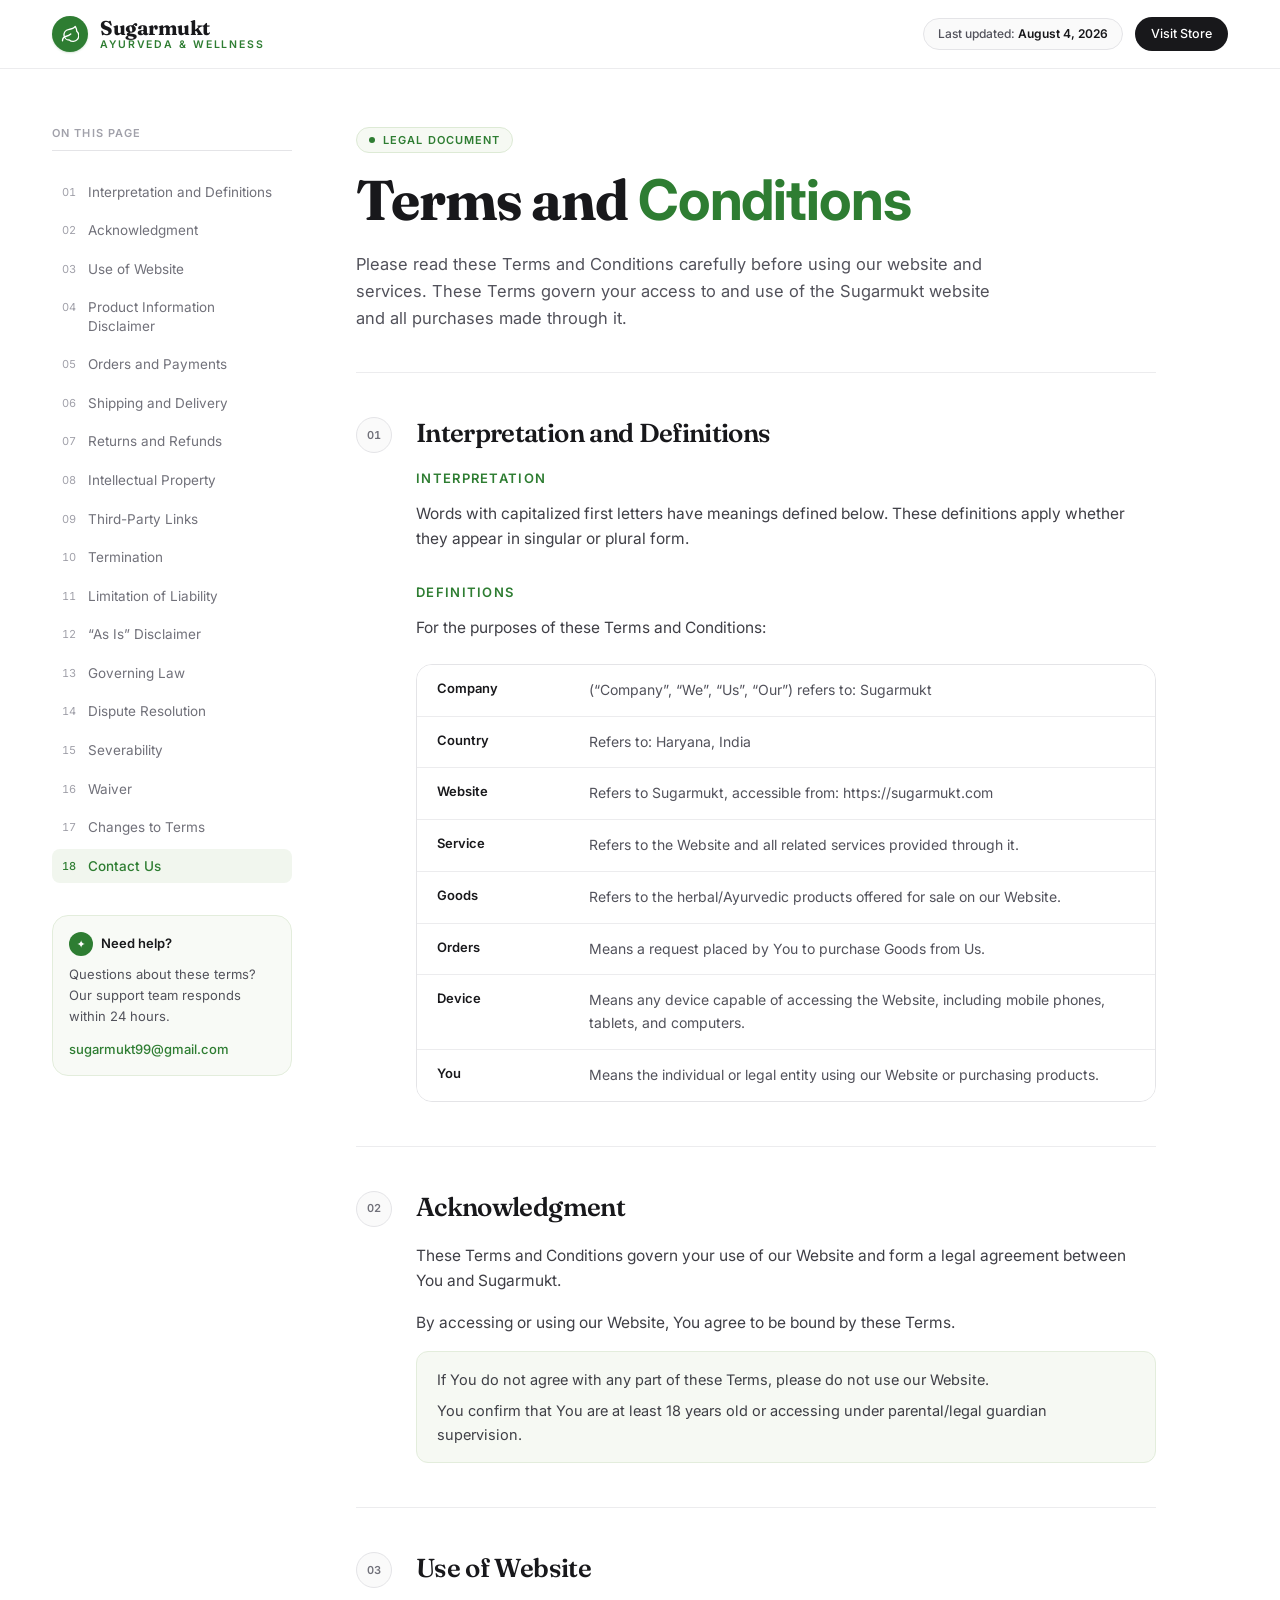
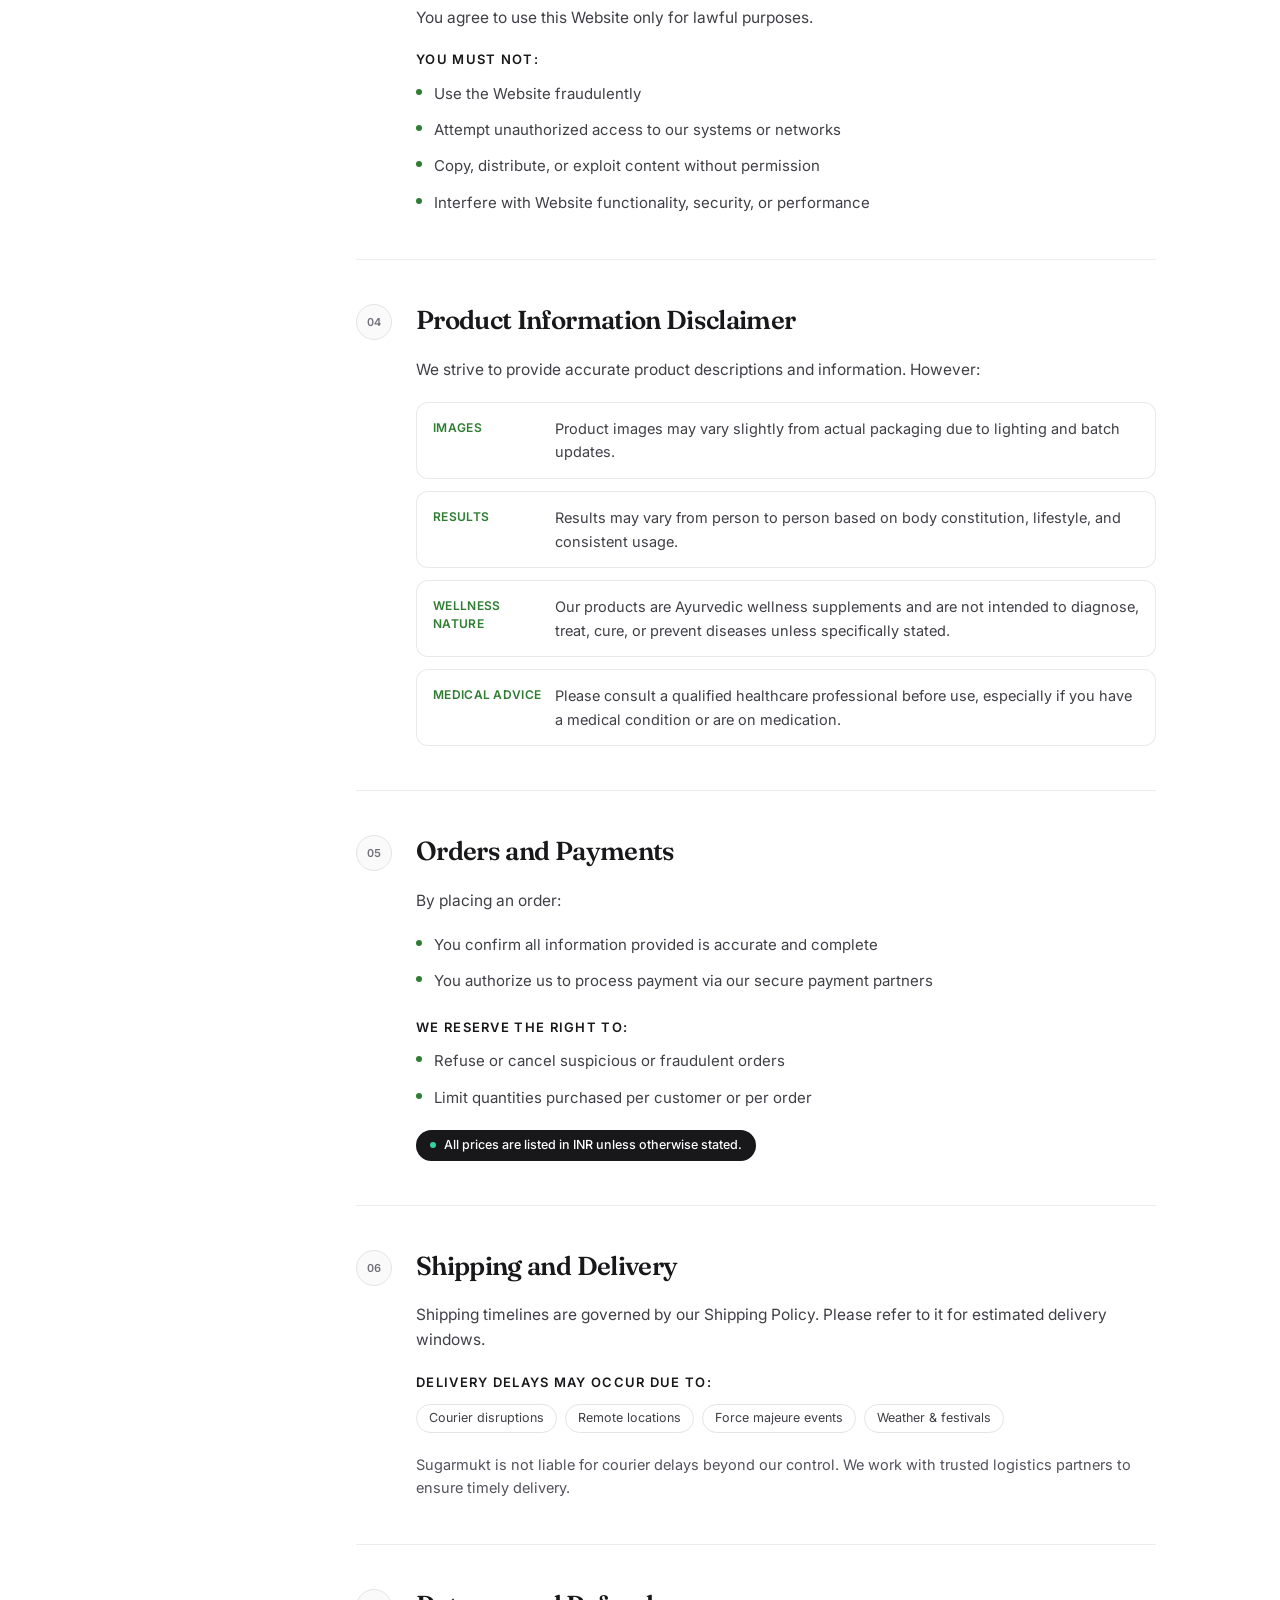
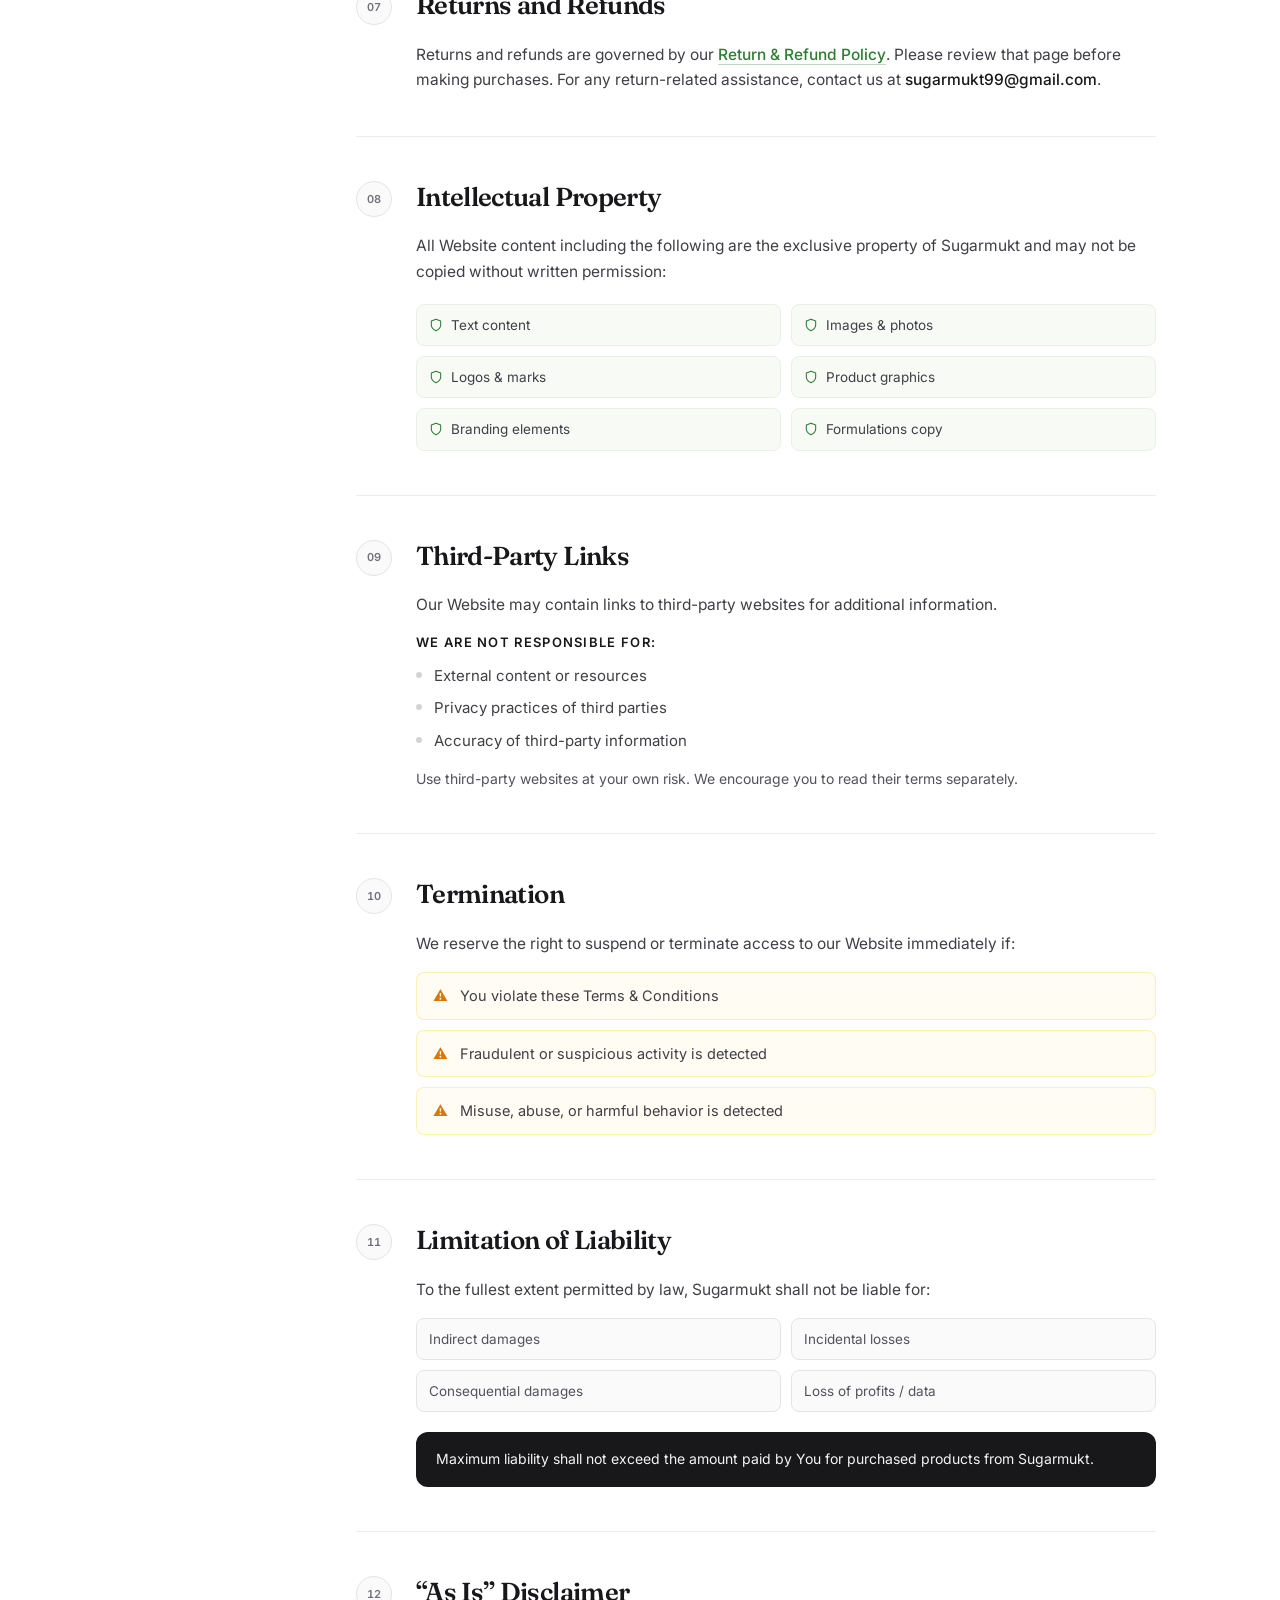
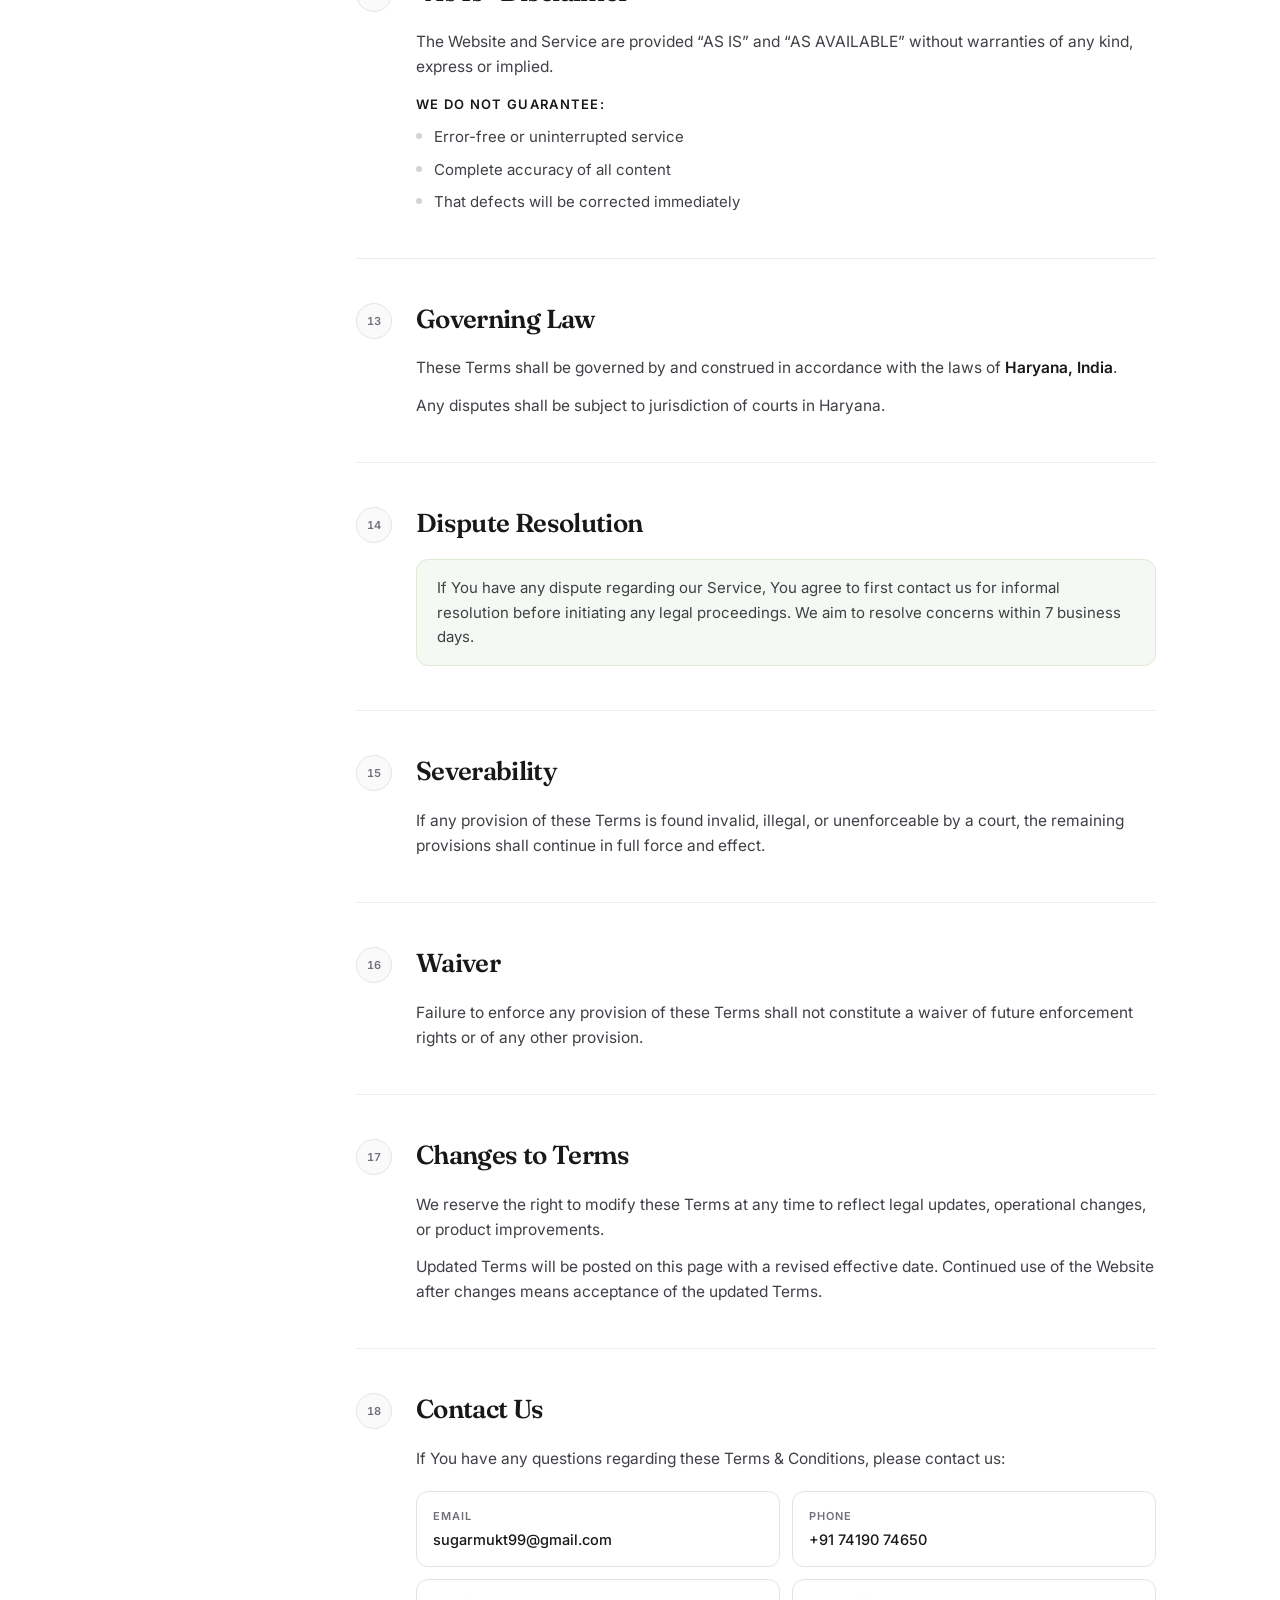
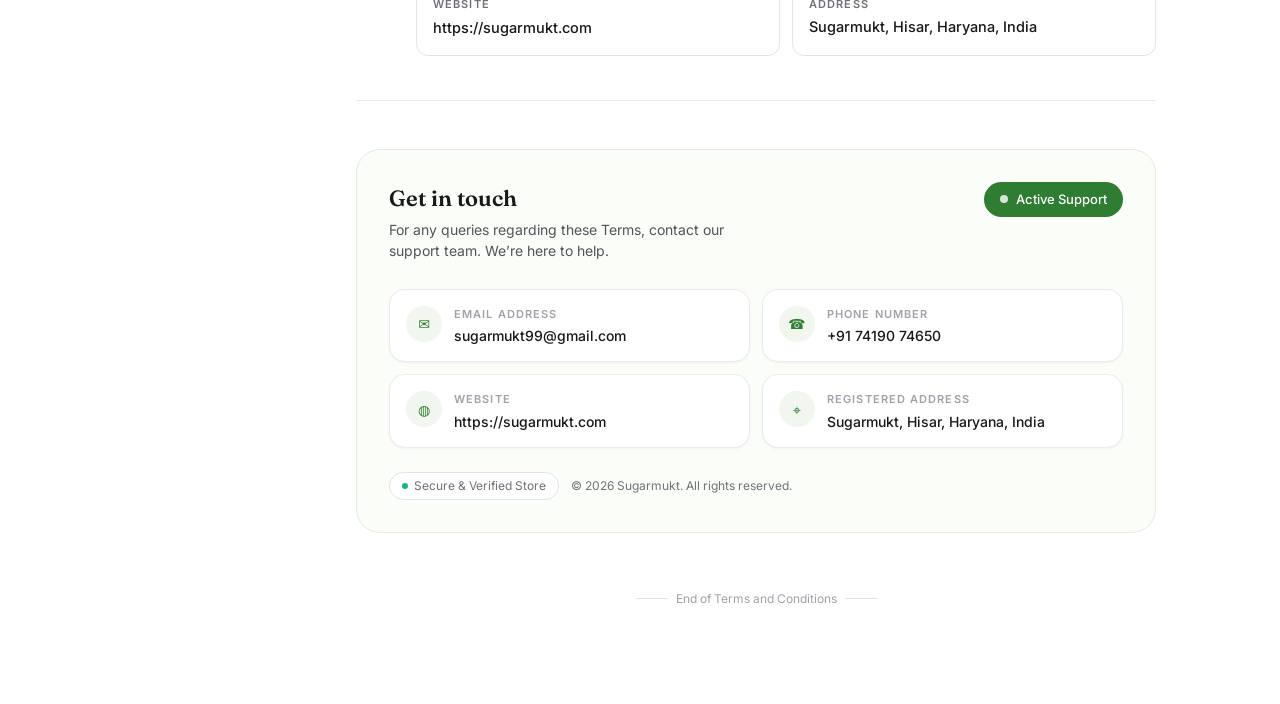
<file: terms.html>
<!DOCTYPE html> 
<html lang="en">
<head>
<meta charset="UTF-8">
  <meta name="viewport" content="width=device-width, initial-scale=1">
  <title>Terms</title>
  <style>*,:after,:before{--tw-border-spacing-x:0;--tw-border-spacing-y:0;--tw-translate-x:0;--tw-translate-y:0;--tw-rotate:0;--tw-skew-x:0;--tw-skew-y:0;--tw-scale-x:1;--tw-scale-y:1;--tw-pan-x: ;--tw-pan-y: ;--tw-pinch-zoom: ;--tw-scroll-snap-strictness:proximity;--tw-gradient-from-position: ;--tw-gradient-via-position: ;--tw-gradient-to-position: ;--tw-ordinal: ;--tw-slashed-zero: ;--tw-numeric-figure: ;--tw-numeric-spacing: ;--tw-numeric-fraction: ;--tw-ring-inset: ;--tw-ring-offset-width:0px;--tw-ring-offset-color:#fff;--tw-ring-color:rgba(59,130,246,.5);--tw-ring-offset-shadow:0 0 #0000;--tw-ring-shadow:0 0 #0000;--tw-shadow:0 0 #0000;--tw-shadow-colored:0 0 #0000;--tw-blur: ;--tw-brightness: ;--tw-contrast: ;--tw-grayscale: ;--tw-hue-rotate: ;--tw-invert: ;--tw-saturate: ;--tw-sepia: ;--tw-drop-shadow: ;--tw-backdrop-blur: ;--tw-backdrop-brightness: ;--tw-backdrop-contrast: ;--tw-backdrop-grayscale: ;--tw-backdrop-hue-rotate: ;--tw-backdrop-invert: ;--tw-backdrop-opacity: ;--tw-backdrop-saturate: ;--tw-backdrop-sepia: ;--tw-contain-size: ;--tw-contain-layout: ;--tw-contain-paint: ;--tw-contain-style: }::backdrop{--tw-border-spacing-x:0;--tw-border-spacing-y:0;--tw-translate-x:0;--tw-translate-y:0;--tw-rotate:0;--tw-skew-x:0;--tw-skew-y:0;--tw-scale-x:1;--tw-scale-y:1;--tw-pan-x: ;--tw-pan-y: ;--tw-pinch-zoom: ;--tw-scroll-snap-strictness:proximity;--tw-gradient-from-position: ;--tw-gradient-via-position: ;--tw-gradient-to-position: ;--tw-ordinal: ;--tw-slashed-zero: ;--tw-numeric-figure: ;--tw-numeric-spacing: ;--tw-numeric-fraction: ;--tw-ring-inset: ;--tw-ring-offset-width:0px;--tw-ring-offset-color:#fff;--tw-ring-color:rgba(59,130,246,.5);--tw-ring-offset-shadow:0 0 #0000;--tw-ring-shadow:0 0 #0000;--tw-shadow:0 0 #0000;--tw-shadow-colored:0 0 #0000;--tw-blur: ;--tw-brightness: ;--tw-contrast: ;--tw-grayscale: ;--tw-hue-rotate: ;--tw-invert: ;--tw-saturate: ;--tw-sepia: ;--tw-drop-shadow: ;--tw-backdrop-blur: ;--tw-backdrop-brightness: ;--tw-backdrop-contrast: ;--tw-backdrop-grayscale: ;--tw-backdrop-hue-rotate: ;--tw-backdrop-invert: ;--tw-backdrop-opacity: ;--tw-backdrop-saturate: ;--tw-backdrop-sepia: ;--tw-contain-size: ;--tw-contain-layout: ;--tw-contain-paint: ;--tw-contain-style: }/*! tailwindcss v3.4.18 | MIT License | https://tailwindcss.com*/*,:after,:before{box-sizing:border-box;border:0 solid #e5e7eb}:after,:before{--tw-content:""}:host,html{line-height:1.5;-webkit-text-size-adjust:100%;-moz-tab-size:4;-o-tab-size:4;tab-size:4;font-family:ui-sans-serif,system-ui,sans-serif,Apple Color Emoji,Segoe UI Emoji,Segoe UI Symbol,Noto Color Emoji;font-feature-settings:normal;font-variation-settings:normal;-webkit-tap-highlight-color:transparent}body{line-height:inherit}hr{height:0;color:inherit;border-top-width:1px}abbr:where([title]){-webkit-text-decoration:underline dotted;text-decoration:underline dotted}h1,h2,h3,h4,h5,h6{font-size:inherit;font-weight:inherit}a{color:inherit;text-decoration:inherit}b,strong{font-weight:bolder}code,kbd,pre,samp{font-family:ui-monospace,SFMono-Regular,Menlo,Monaco,Consolas,Liberation Mono,Courier New,monospace;font-feature-settings:normal;font-variation-settings:normal;font-size:1em}small{font-size:80%}sub,sup{font-size:75%;line-height:0;position:relative;vertical-align:baseline}sub{bottom:-.25em}sup{top:-.5em}table{text-indent:0;border-color:inherit;border-collapse:collapse}button,input,optgroup,select,textarea{font-family:inherit;font-feature-settings:inherit;font-variation-settings:inherit;font-size:100%;font-weight:inherit;line-height:inherit;letter-spacing:inherit;color:inherit;margin:0;padding:0}button,select{text-transform:none}button,input:where([type=button]),input:where([type=reset]),input:where([type=submit]){-webkit-appearance:button;background-color:transparent;background-image:none}:-moz-focusring{outline:auto}:-moz-ui-invalid{box-shadow:none}progress{vertical-align:baseline}::-webkit-inner-spin-button,::-webkit-outer-spin-button{height:auto}[type=search]{-webkit-appearance:textfield;outline-offset:-2px}::-webkit-search-decoration{-webkit-appearance:none}::-webkit-file-upload-button{-webkit-appearance:button;font:inherit}summary{display:list-item}blockquote,dd,dl,figure,h1,h2,h3,h4,h5,h6,hr,p,pre{margin:0}fieldset{margin:0}fieldset,legend{padding:0}menu,ol,ul{list-style:none;margin:0;padding:0}dialog{padding:0}textarea{resize:vertical}input::-moz-placeholder,textarea::-moz-placeholder{opacity:1;color:#9ca3af}input::placeholder,textarea::placeholder{opacity:1;color:#9ca3af}[role=button],button{cursor:pointer}:disabled{cursor:default}audio,canvas,embed,iframe,img,object,svg,video{display:block;vertical-align:middle}img,video{max-width:100%;height:auto}[hidden]:where(:not([hidden=until-found])){display:none}.sticky{position:sticky}.top-0{top:0}.top-\[92px\]{top:92px}.z-40{z-index:40}.-mx-1{margin-left:-.25rem;margin-right:-.25rem}.mx-auto{margin-left:auto;margin-right:auto}.mb-1{margin-bottom:.25rem}.mb-10{margin-bottom:2.5rem}.mb-3{margin-bottom:.75rem}.mb-4{margin-bottom:1rem}.mb-5{margin-bottom:1.25rem}.mb-6{margin-bottom:1.5rem}.mb-8{margin-bottom:2rem}.mt-0\.5{margin-top:.125rem}.mt-1{margin-top:.25rem}.mt-12{margin-top:3rem}.mt-2{margin-top:.5rem}.mt-3{margin-top:.75rem}.mt-4{margin-top:1rem}.mt-5{margin-top:1.25rem}.mt-6{margin-top:1.5rem}.mt-7{margin-top:1.75rem}.mt-8{margin-top:2rem}.mt-\[7px\]{margin-top:7px}.block{display:block}.flex{display:flex}.inline-flex{display:inline-flex}.grid{display:grid}.hidden{display:none}.h-1\.5{height:.375rem}.h-2{height:.5rem}.h-6{height:1.5rem}.h-9{height:2.25rem}.h-\[6px\]{height:6px}.h-px{height:1px}.min-h-screen{min-height:100vh}.w-1\.5{width:.375rem}.w-2{width:.5rem}.w-6{width:1.5rem}.w-8{width:2rem}.w-9{width:2.25rem}.w-\[240px\]{width:240px}.w-\[6px\]{width:6px}.w-full{width:100%}.min-w-0{min-width:0}.min-w-\[110px\]{min-width:110px}.max-w-\[1240px\]{max-width:1240px}.max-w-\[360px\]{max-width:360px}.max-w-\[640px\]{max-width:640px}.max-w-\[800px\]{max-width:800px}.flex-1{flex:1 1 0%}.shrink-0{flex-shrink:0}@keyframes pulse{50%{opacity:.5}}.animate-pulse{animation:pulse 2s cubic-bezier(.4,0,.6,1) infinite}.scroll-mt-24{scroll-margin-top:6rem}.grid-cols-1{grid-template-columns:repeat(1,minmax(0,1fr))}.grid-cols-2{grid-template-columns:repeat(2,minmax(0,1fr))}.grid-cols-\[110px_1fr\]{grid-template-columns:110px 1fr}.flex-col{flex-direction:column}.flex-wrap{flex-wrap:wrap}.items-start{align-items:flex-start}.items-center{align-items:center}.justify-center{justify-content:center}.justify-between{justify-content:space-between}.gap-1\.5{gap:.375rem}.gap-2{gap:.5rem}.gap-2\.5{gap:.625rem}.gap-3{gap:.75rem}.gap-4{gap:1rem}.space-y-1>:not([hidden])~:not([hidden]){--tw-space-y-reverse:0;margin-top:calc(.25rem*(1 - var(--tw-space-y-reverse)));margin-bottom:calc(.25rem*var(--tw-space-y-reverse))}.space-y-2\.5>:not([hidden])~:not([hidden]){--tw-space-y-reverse:0;margin-top:calc(.625rem*(1 - var(--tw-space-y-reverse)));margin-bottom:calc(.625rem*var(--tw-space-y-reverse))}.space-y-3>:not([hidden])~:not([hidden]){--tw-space-y-reverse:0;margin-top:calc(.75rem*(1 - var(--tw-space-y-reverse)));margin-bottom:calc(.75rem*var(--tw-space-y-reverse))}.space-y-4>:not([hidden])~:not([hidden]){--tw-space-y-reverse:0;margin-top:calc(1rem*(1 - var(--tw-space-y-reverse)));margin-bottom:calc(1rem*var(--tw-space-y-reverse))}.divide-y>:not([hidden])~:not([hidden]){--tw-divide-y-reverse:0;border-top-width:calc(1px*(1 - var(--tw-divide-y-reverse)));border-bottom-width:calc(1px*var(--tw-divide-y-reverse))}.divide-zinc-200\/70>:not([hidden])~:not([hidden]){border-color:hsla(240,6%,90%,.7)}.overflow-hidden{overflow:hidden}.overflow-x-auto{overflow-x:auto}.break-all{word-break:break-all}.rounded-2xl{border-radius:1rem}.rounded-\[24px\]{border-radius:24px}.rounded-full{border-radius:9999px}.rounded-lg{border-radius:.5rem}.rounded-xl{border-radius:.75rem}.border{border-width:1px}.border-y{border-top-width:1px}.border-b,.border-y{border-bottom-width:1px}.border-\[\#2E7D32\]{--tw-border-opacity:1;border-color:rgb(46 125 50/var(--tw-border-opacity,1))}.border-\[\#DDEAD5\]{--tw-border-opacity:1;border-color:rgb(221 234 213/var(--tw-border-opacity,1))}.border-\[\#E3EDDC\]{--tw-border-opacity:1;border-color:rgb(227 237 220/var(--tw-border-opacity,1))}.border-\[\#EAF0E6\]{--tw-border-opacity:1;border-color:rgb(234 240 230/var(--tw-border-opacity,1))}.border-amber-200\/60{border-color:hsla(48,97%,77%,.6)}.border-zinc-200{--tw-border-opacity:1;border-color:rgb(228 228 231/var(--tw-border-opacity,1))}.border-zinc-200\/70{border-color:hsla(240,6%,90%,.7)}.border-zinc-200\/80{border-color:hsla(240,6%,90%,.8)}.bg-\[\#2E7D32\]{--tw-bg-opacity:1;background-color:rgb(46 125 50/var(--tw-bg-opacity,1))}.bg-\[\#F1F6EE\]{--tw-bg-opacity:1;background-color:rgb(241 246 238/var(--tw-bg-opacity,1))}.bg-\[\#F6F9F3\]{--tw-bg-opacity:1;background-color:rgb(246 249 243/var(--tw-bg-opacity,1))}.bg-\[\#F8FAF6\]{--tw-bg-opacity:1;background-color:rgb(248 250 246/var(--tw-bg-opacity,1))}.bg-\[\#FBFDF9\]{--tw-bg-opacity:1;background-color:rgb(251 253 249/var(--tw-bg-opacity,1))}.bg-amber-50\/60{background-color:rgba(255,251,235,.6)}.bg-emerald-400{--tw-bg-opacity:1;background-color:rgb(52 211 153/var(--tw-bg-opacity,1))}.bg-emerald-500{--tw-bg-opacity:1;background-color:rgb(16 185 129/var(--tw-bg-opacity,1))}.bg-white{--tw-bg-opacity:1;background-color:rgb(255 255 255/var(--tw-bg-opacity,1))}.bg-white\/80{background-color:hsla(0,0%,100%,.8)}.bg-zinc-200{--tw-bg-opacity:1;background-color:rgb(228 228 231/var(--tw-bg-opacity,1))}.bg-zinc-300{--tw-bg-opacity:1;background-color:rgb(212 212 216/var(--tw-bg-opacity,1))}.bg-zinc-50{--tw-bg-opacity:1;background-color:rgb(250 250 250/var(--tw-bg-opacity,1))}.bg-zinc-900{--tw-bg-opacity:1;background-color:rgb(24 24 27/var(--tw-bg-opacity,1))}.p-4{padding:1rem}.p-6{padding:1.5rem}.px-1{padding-left:.25rem;padding-right:.25rem}.px-2\.5{padding-left:.625rem;padding-right:.625rem}.px-3{padding-left:.75rem;padding-right:.75rem}.px-3\.5{padding-left:.875rem;padding-right:.875rem}.px-4{padding-left:1rem;padding-right:1rem}.px-5{padding-left:1.25rem;padding-right:1.25rem}.py-1{padding-top:.25rem;padding-bottom:.25rem}.py-1\.5{padding-top:.375rem;padding-bottom:.375rem}.py-12{padding-top:3rem;padding-bottom:3rem}.py-2{padding-top:.5rem;padding-bottom:.5rem}.py-2\.5{padding-top:.625rem;padding-bottom:.625rem}.py-3{padding-top:.75rem;padding-bottom:.75rem}.py-3\.5{padding-top:.875rem;padding-bottom:.875rem}.py-4{padding-top:1rem;padding-bottom:1rem}.py-9{padding-top:2.25rem;padding-bottom:2.25rem}.pb-2{padding-bottom:.5rem}.pb-8{padding-bottom:2rem}.pt-10{padding-top:2.5rem}.text-left{text-align:left}.text-center{text-align:center}.font-serif{font-family:ui-serif,Georgia,Cambria,Times New Roman,Times,serif}.text-\[10\.5px\]{font-size:10.5px}.text-\[11px\]{font-size:11px}.text-\[12\.5px\]{font-size:12.5px}.text-\[12px\]{font-size:12px}.text-\[13\.5px\]{font-size:13.5px}.text-\[13px\]{font-size:13px}.text-\[14\.5px\]{font-size:14.5px}.text-\[14px\]{font-size:14px}.text-\[15\.5px\]{font-size:15.5px}.text-\[15px\]{font-size:15px}.text-\[16\.5px\]{font-size:16.5px}.text-\[20px\]{font-size:20px}.text-\[22px\]{font-size:22px}.text-\[42px\]{font-size:42px}.font-bold{font-weight:700}.font-medium{font-weight:500}.font-semibold{font-weight:600}.uppercase{text-transform:uppercase}.tabular-nums{--tw-numeric-spacing:tabular-nums;font-variant-numeric:var(--tw-ordinal) var(--tw-slashed-zero) var(--tw-numeric-figure) var(--tw-numeric-spacing) var(--tw-numeric-fraction)}.leading-\[0\.95\]{line-height:.95}.leading-none{line-height:1}.leading-relaxed{line-height:1.625}.leading-snug{line-height:1.375}.leading-tight{line-height:1.25}.tracking-\[-0\.02em\]{letter-spacing:-.02em}.tracking-\[0\.18em\]{letter-spacing:.18em}.tracking-tight{letter-spacing:-.025em}.tracking-wide{letter-spacing:.025em}.tracking-widest{letter-spacing:.1em}.text-\[\#2E7D32\]{--tw-text-opacity:1;color:rgb(46 125 50/var(--tw-text-opacity,1))}.text-amber-600{--tw-text-opacity:1;color:rgb(217 119 6/var(--tw-text-opacity,1))}.text-white{--tw-text-opacity:1;color:rgb(255 255 255/var(--tw-text-opacity,1))}.text-zinc-100{--tw-text-opacity:1;color:rgb(244 244 245/var(--tw-text-opacity,1))}.text-zinc-400{--tw-text-opacity:1;color:rgb(161 161 170/var(--tw-text-opacity,1))}.text-zinc-500{--tw-text-opacity:1;color:rgb(113 113 122/var(--tw-text-opacity,1))}.text-zinc-600{--tw-text-opacity:1;color:rgb(82 82 91/var(--tw-text-opacity,1))}.text-zinc-700{--tw-text-opacity:1;color:rgb(63 63 70/var(--tw-text-opacity,1))}.text-zinc-900{--tw-text-opacity:1;color:rgb(24 24 27/var(--tw-text-opacity,1))}.underline{text-decoration-line:underline}.decoration-\[\#2E7D32\]\/30{text-decoration-color:rgba(46,125,50,.3)}.underline-offset-4{text-underline-offset:4px}.antialiased{-webkit-font-smoothing:antialiased;-moz-osx-font-smoothing:grayscale}.shadow-sm{--tw-shadow:0 1px 2px 0 rgba(0,0,0,.05);--tw-shadow-colored:0 1px 2px 0 var(--tw-shadow-color);box-shadow:var(--tw-ring-offset-shadow,0 0 #0000),var(--tw-ring-shadow,0 0 #0000),var(--tw-shadow)}.shadow-\[\#2E7D32\]\/20{--tw-shadow-color:rgba(46,125,50,.2);--tw-shadow:var(--tw-shadow-colored)}.shadow-zinc-200\/40{--tw-shadow-color:hsla(240,6%,90%,.4);--tw-shadow:var(--tw-shadow-colored)}.backdrop-blur-xl{--tw-backdrop-blur:blur(24px);backdrop-filter:var(--tw-backdrop-blur) var(--tw-backdrop-brightness) var(--tw-backdrop-contrast) var(--tw-backdrop-grayscale) var(--tw-backdrop-hue-rotate) var(--tw-backdrop-invert) var(--tw-backdrop-opacity) var(--tw-backdrop-saturate) var(--tw-backdrop-sepia)}.transition{transition-property:color,background-color,border-color,text-decoration-color,fill,stroke,opacity,box-shadow,transform,filter,backdrop-filter;transition-timing-function:cubic-bezier(.4,0,.2,1);transition-duration:.15s}#root,body,html{min-height:100%}body{margin:0;font-family:Inter,ui-sans-serif,system-ui,-apple-system,BlinkMacSystemFont,Segoe UI,sans-serif}[role=button]:not([aria-disabled=true]),button:not(:disabled),label[for],select:not(:disabled),summary{cursor:pointer}.selection\:bg-\[\#2E7D32\]\/20 ::-moz-selection{background-color:rgba(46,125,50,.2)}.selection\:bg-\[\#2E7D32\]\/20 ::selection{background-color:rgba(46,125,50,.2)}.selection\:bg-\[\#2E7D32\]\/20::-moz-selection{background-color:rgba(46,125,50,.2)}.selection\:bg-\[\#2E7D32\]\/20::selection{background-color:rgba(46,125,50,.2)}.hover\:bg-zinc-50:hover{--tw-bg-opacity:1;background-color:rgb(250 250 250/var(--tw-bg-opacity,1))}.hover\:bg-zinc-800:hover{--tw-bg-opacity:1;background-color:rgb(39 39 42/var(--tw-bg-opacity,1))}.hover\:text-zinc-800:hover{--tw-text-opacity:1;color:rgb(39 39 42/var(--tw-text-opacity,1))}@media (min-width:640px){.sm\:flex{display:flex}.sm\:hidden{display:none}.sm\:grid-cols-2{grid-template-columns:repeat(2,minmax(0,1fr))}.sm\:grid-cols-\[140px_1fr\]{grid-template-columns:140px 1fr}.sm\:flex-row{flex-direction:row}.sm\:items-start{align-items:flex-start}.sm\:gap-6{gap:1.5rem}.sm\:p-8{padding:2rem}.sm\:px-5{padding-left:1.25rem;padding-right:1.25rem}.sm\:px-8{padding-left:2rem;padding-right:2rem}.sm\:py-11{padding-top:2.75rem;padding-bottom:2.75rem}.sm\:pb-12{padding-bottom:3rem}.sm\:pt-14{padding-top:3.5rem}.sm\:text-\[26px\]{font-size:26px}.sm\:text-\[56px\]{font-size:56px}}@media (min-width:1024px){.lg\:block{display:block}.lg\:hidden{display:none}.lg\:flex-row{flex-direction:row}.lg\:gap-16{gap:4rem}}</style>
  <!-- Google tag (gtag.js) -->
<script async src="https://www.googletagmanager.com/gtag/js?id=AW-18364282405">
</script>
<script>
  window.dataLayer = window.dataLayer || [];
  function gtag(){dataLayer.push(arguments);}
  gtag('js', new Date());

  gtag('config', 'AW-18364282405');
</script>
</head>
<body>
  <div id="root"></div>
  
  <script type="module">var Hc=Object.create;var{getPrototypeOf:Qc,defineProperty:xl,getOwnPropertyNames:Kc}=Object;var Yc=Object.prototype.hasOwnProperty;var vn=(e,n,t)=>{t=e!=null?Hc(Qc(e)):{};let r=n||!e||!e.__esModule?xl(t,"default",{value:e,enumerable:!0}):t;for(let l of Kc(e))if(!Yc.call(r,l))xl(r,l,{get:()=>e[l],enumerable:!0});return r};var ir=(e,n)=>()=>(n||e((n={exports:{}}).exports,n),n.exports);var Xc=(e,n)=>{for(var t in n)xl(e,t,{get:n[t],enumerable:!0,configurable:!0,set:(r)=>n[t]=()=>r})};var Gc=(e,n)=>()=>(e&&(n=e(e=0)),n);var ft=ir((ff)=>{var ct=Symbol.for("react.element"),Zc=Symbol.for("react.portal"),Jc=Symbol.for("react.fragment"),qc=Symbol.for("react.strict_mode"),jc=Symbol.for("react.profiler"),bc=Symbol.for("react.provider"),ef=Symbol.for("react.context"),nf=Symbol.for("react.forward_ref"),tf=Symbol.for("react.suspense"),rf=Symbol.for("react.memo"),lf=Symbol.for("react.lazy"),ni=Symbol.iterator;function of(e){if(e===null||typeof e!=="object")return null;return e=ni&&e[ni]||e["@@iterator"],typeof e==="function"?e:null}var li={isMounted:function(){return!1},enqueueForceUpdate:function(){},enqueueReplaceState:function(){},enqueueSetState:function(){}},oi=Object.assign,ui={};function Mn(e,n,t){this.props=e,this.context=n,this.refs=ui,this.updater=t||li}Mn.prototype.isReactComponent={};Mn.prototype.setState=function(e,n){if(typeof e!=="object"&&typeof e!=="function"&&e!=null)throw Error("setState(...): takes an object of state variables to update or a function which returns an object of state variables.");this.updater.enqueueSetState(this,e,n,"setState")};Mn.prototype.forceUpdate=function(e){this.updater.enqueueForceUpdate(this,e,"forceUpdate")};function ii(){}ii.prototype=Mn.prototype;function Ml(e,n,t){this.props=e,this.context=n,this.refs=ui,this.updater=t||li}var Ol=Ml.prototype=new ii;Ol.constructor=Ml;oi(Ol,Mn.prototype);Ol.isPureReactComponent=!0;var ti=Array.isArray,si=Object.prototype.hasOwnProperty,Dl={current:null},ai={key:!0,ref:!0,__self:!0,__source:!0};function ci(e,n,t){var r,l={},o=null,u=null;if(n!=null)for(r in n.ref!==void 0&&(u=n.ref),n.key!==void 0&&(o=""+n.key),n)si.call(n,r)&&!ai.hasOwnProperty(r)&&(l[r]=n[r]);var i=arguments.length-2;if(i===1)l.children=t;else if(1<i){for(var s=Array(i),f=0;f<i;f++)s[f]=arguments[f+2];l.children=s}if(e&&e.defaultProps)for(r in i=e.defaultProps,i)l[r]===void 0&&(l[r]=i[r]);return{$$typeof:ct,type:e,key:o,ref:u,props:l,_owner:Dl.current}}function uf(e,n){return{$$typeof:ct,type:e.type,key:n,ref:e.ref,props:e.props,_owner:e._owner}}function Fl(e){return typeof e==="object"&&e!==null&&e.$$typeof===ct}function sf(e){var n={"=":"=0",":":"=2"};return"$"+e.replace(/[=:]/g,function(t){return n[t]})}var ri=/\/+/g;function Il(e,n){return typeof e==="object"&&e!==null&&e.key!=null?sf(""+e.key):n.toString(36)}function ar(e,n,t,r,l){var o=typeof e;if(o==="undefined"||o==="boolean")e=null;var u=!1;if(e===null)u=!0;else switch(o){case"string":case"number":u=!0;break;case"object":switch(e.$$typeof){case ct:case Zc:u=!0}}if(u)return u=e,l=l(u),e=r===""?"."+Il(u,0):r,ti(l)?(t="",e!=null&&(t=e.replace(ri,"$&/")+"/"),ar(l,n,t,"",function(f){return f})):l!=null&&(Fl(l)&&(l=uf(l,t+(!l.key||u&&u.key===l.key?"":(""+l.key).replace(ri,"$&/")+"/")+e)),n.push(l)),1;if(u=0,r=r===""?".":r+":",ti(e))for(var i=0;i<e.length;i++){o=e[i];var s=r+Il(o,i);u+=ar(o,n,t,s,l)}else if(s=of(e),typeof s==="function")for(e=s.call(e),i=0;!(o=e.next()).done;)o=o.value,s=r+Il(o,i++),u+=ar(o,n,t,s,l);else if(o==="object")throw n=String(e),Error("Objects are not valid as a React child (found: "+(n==="[object Object]"?"object with keys {"+Object.keys(e).join(", ")+"}":n)+"). If you meant to render a collection of children, use an array instead.");return u}function sr(e,n,t){if(e==null)return e;var r=[],l=0;return ar(e,r,"","",function(o){return n.call(t,o,l++)}),r}function af(e){if(e._status===-1){var n=e._result;n=n(),n.then(function(t){if(e._status===0||e._status===-1)e._status=1,e._result=t},function(t){if(e._status===0||e._status===-1)e._status=2,e._result=t}),e._status===-1&&(e._status=0,e._result=n)}if(e._status===1)return e._result.default;throw e._result}var te={current:null},cr={transition:null},cf={ReactCurrentDispatcher:te,ReactCurrentBatchConfig:cr,ReactCurrentOwner:Dl};function fi(){throw Error("act(...) is not supported in production builds of React.")}ff.Children={map:sr,forEach:function(e,n,t){sr(e,function(){n.apply(this,arguments)},t)},count:function(e){var n=0;return sr(e,function(){n++}),n},toArray:function(e){return sr(e,function(n){return n})||[]},only:function(e){if(!Fl(e))throw Error("React.Children.only expected to receive a single React element child.");return e}};ff.Component=Mn;ff.Fragment=Jc;ff.Profiler=jc;ff.PureComponent=Ml;ff.StrictMode=qc;ff.Suspense=tf;ff.__SECRET_INTERNALS_DO_NOT_USE_OR_YOU_WILL_BE_FIRED=cf;ff.act=fi;ff.cloneElement=function(e,n,t){if(e===null||e===void 0)throw Error("React.cloneElement(...): The argument must be a React element, but you passed "+e+".");var r=oi({},e.props),l=e.key,o=e.ref,u=e._owner;if(n!=null){if(n.ref!==void 0&&(o=n.ref,u=Dl.current),n.key!==void 0&&(l=""+n.key),e.type&&e.type.defaultProps)var i=e.type.defaultProps;for(s in n)si.call(n,s)&&!ai.hasOwnProperty(s)&&(r[s]=n[s]===void 0&&i!==void 0?i[s]:n[s])}var s=arguments.length-2;if(s===1)r.children=t;else if(1<s){i=Array(s);for(var f=0;f<s;f++)i[f]=arguments[f+2];r.children=i}return{$$typeof:ct,type:e.type,key:l,ref:o,props:r,_owner:u}};ff.createContext=function(e){return e={$$typeof:ef,_currentValue:e,_currentValue2:e,_threadCount:0,Provider:null,Consumer:null,_defaultValue:null,_globalName:null},e.Provider={$$typeof:bc,_context:e},e.Consumer=e};ff.createElement=ci;ff.createFactory=function(e){var n=ci.bind(null,e);return n.type=e,n};ff.createRef=function(){return{current:null}};ff.forwardRef=function(e){return{$$typeof:nf,render:e}};ff.isValidElement=Fl;ff.lazy=function(e){return{$$typeof:lf,_payload:{_status:-1,_result:e},_init:af}};ff.memo=function(e,n){return{$$typeof:rf,type:e,compare:n===void 0?null:n}};ff.startTransition=function(e){var n=cr.transition;cr.transition={};try{e()}finally{cr.transition=n}};ff.unstable_act=fi;ff.useCallback=function(e,n){return te.current.useCallback(e,n)};ff.useContext=function(e){return te.current.useContext(e)};ff.useDebugValue=function(){};ff.useDeferredValue=function(e){return te.current.useDeferredValue(e)};ff.useEffect=function(e,n){return te.current.useEffect(e,n)};ff.useId=function(){return te.current.useId()};ff.useImperativeHandle=function(e,n,t){return te.current.useImperativeHandle(e,n,t)};ff.useInsertionEffect=function(e,n){return te.current.useInsertionEffect(e,n)};ff.useLayoutEffect=function(e,n){return te.current.useLayoutEffect(e,n)};ff.useMemo=function(e,n){return te.current.useMemo(e,n)};ff.useReducer=function(e,n,t){return te.current.useReducer(e,n,t)};ff.useRef=function(e){return te.current.useRef(e)};ff.useState=function(e){return te.current.useState(e)};ff.useSyncExternalStore=function(e,n,t){return te.current.useSyncExternalStore(e,n,t)};ff.useTransition=function(){return te.current.useTransition()};ff.version="18.3.1"});var gi=ir((Zf)=>{function Vl(e,n){var t=e.length;e.push(n);e:for(;0<t;){var r=t-1>>>1,l=e[r];if(0<fr(l,n))e[r]=n,e[t]=l,t=r;else break e}}function Ce(e){return e.length===0?null:e[0]}function hr(e){if(e.length===0)return null;var n=e[0],t=e.pop();if(t!==n){e[0]=t;e:for(var r=0,l=e.length,o=l>>>1;r<o;){var u=2*(r+1)-1,i=e[u],s=u+1,f=e[s];if(0>fr(i,t))s<l&&0>fr(f,i)?(e[r]=f,e[s]=t,r=s):(e[r]=i,e[u]=t,r=u);else if(s<l&&0>fr(f,t))e[r]=f,e[s]=t,r=s;else break e}}return n}function fr(e,n){var t=e.sortIndex-n.sortIndex;return t!==0?t:e.id-n.id}if(typeof performance==="object"&&typeof performance.now==="function")Al=performance,Zf.unstable_now=function(){return Al.now()};else dr=Date,Bl=dr.now(),Zf.unstable_now=function(){return dr.now()-Bl};var Al,dr,Bl,xe=[],Ge=[],Gf=1,ve=null,q=3,vr=!1,yn=!1,pt=!1,pi=typeof setTimeout==="function"?setTimeout:null,mi=typeof clearTimeout==="function"?clearTimeout:null,di=typeof setImmediate<"u"?setImmediate:null;typeof navigator<"u"&&navigator.scheduling!==void 0&&navigator.scheduling.isInputPending!==void 0&&navigator.scheduling.isInputPending.bind(navigator.scheduling);function Wl(e){for(var n=Ce(Ge);n!==null;){if(n.callback===null)hr(Ge);else if(n.startTime<=e)hr(Ge),n.sortIndex=n.expirationTime,Vl(xe,n);else break;n=Ce(Ge)}}function Hl(e){if(pt=!1,Wl(e),!yn)if(Ce(xe)!==null)yn=!0,Kl(Ql);else{var n=Ce(Ge);n!==null&&Yl(Hl,n.startTime-e)}}function Ql(e,n){yn=!1,pt&&(pt=!1,mi(mt),mt=-1),vr=!0;var t=q;try{Wl(n);for(ve=Ce(xe);ve!==null&&(!(ve.expirationTime>n)||e&&!yi());){var r=ve.callback;if(typeof r==="function"){ve.callback=null,q=ve.priorityLevel;var l=r(ve.expirationTime<=n);n=Zf.unstable_now(),typeof l==="function"?ve.callback=l:ve===Ce(xe)&&hr(xe),Wl(n)}else hr(xe);ve=Ce(xe)}if(ve!==null)var o=!0;else{var u=Ce(Ge);u!==null&&Yl(Hl,u.startTime-n),o=!1}return o}finally{ve=null,q=t,vr=!1}}var yr=!1,pr=null,mt=-1,hi=5,vi=-1;function yi(){return Zf.unstable_now()-vi<hi?!1:!0}function Ul(){if(pr!==null){var e=Zf.unstable_now();vi=e;var n=!0;try{n=pr(!0,e)}finally{n?dt():(yr=!1,pr=null)}}else yr=!1}var dt;if(typeof di==="function")dt=function(){di(Ul)};else if(typeof MessageChannel<"u")mr=new MessageChannel,$l=mr.port2,mr.port1.onmessage=Ul,dt=function(){$l.postMessage(null)};else dt=function(){pi(Ul,0)};var mr,$l;function Kl(e){pr=e,yr||(yr=!0,dt())}function Yl(e,n){mt=pi(function(){e(Zf.unstable_now())},n)}Zf.unstable_IdlePriority=5;Zf.unstable_ImmediatePriority=1;Zf.unstable_LowPriority=4;Zf.unstable_NormalPriority=3;Zf.unstable_Profiling=null;Zf.unstable_UserBlockingPriority=2;Zf.unstable_cancelCallback=function(e){e.callback=null};Zf.unstable_continueExecution=function(){yn||vr||(yn=!0,Kl(Ql))};Zf.unstable_forceFrameRate=function(e){0>e||125<e?console.error("forceFrameRate takes a positive int between 0 and 125, forcing frame rates higher than 125 fps is not supported"):hi=0<e?Math.floor(1000/e):5};Zf.unstable_getCurrentPriorityLevel=function(){return q};Zf.unstable_getFirstCallbackNode=function(){return Ce(xe)};Zf.unstable_next=function(e){switch(q){case 1:case 2:case 3:var n=3;break;default:n=q}var t=q;q=n;try{return e()}finally{q=t}};Zf.unstable_pauseExecution=function(){};Zf.unstable_requestPaint=function(){};Zf.unstable_runWithPriority=function(e,n){switch(e){case 1:case 2:case 3:case 4:case 5:break;default:e=3}var t=q;q=e;try{return n()}finally{q=t}};Zf.unstable_scheduleCallback=function(e,n,t){var r=Zf.unstable_now();switch(typeof t==="object"&&t!==null?(t=t.delay,t=typeof t==="number"&&0<t?r+t:r):t=r,e){case 1:var l=-1;break;case 2:l=250;break;case 5:l=1073741823;break;case 4:l=1e4;break;default:l=5000}return l=t+l,e={id:Gf++,callback:n,priorityLevel:e,startTime:t,expirationTime:l,sortIndex:-1},t>r?(e.sortIndex=t,Vl(Ge,e),Ce(xe)===null&&e===Ce(Ge)&&(pt?(mi(mt),mt=-1):pt=!0,Yl(Hl,t-r))):(e.sortIndex=l,Vl(xe,e),yn||vr||(yn=!0,Kl(Ql))),e};Zf.unstable_shouldYield=yi;Zf.unstable_wrapCallback=function(e){var n=q;return function(){var t=q;q=n;try{return e.apply(this,arguments)}finally{q=t}}}});var bu={};Xc(bu,{version:()=>Ic,unstable_renderSubtreeIntoContainer:()=>xc,unstable_batchedUpdates:()=>Rc,unmountComponentAtNode:()=>Lc,render:()=>Tc,hydrateRoot:()=>zc,hydrate:()=>Pc,flushSync:()=>Nc,findDOMNode:()=>_c,createRoot:()=>Cc,createPortal:()=>Ec,__SECRET_INTERNALS_DO_NOT_USE_OR_YOU_WILL_BE_FIRED:()=>kc});function y(e){for(var n="https://reactjs.org/docs/error-decoder.html?invariant="+e,t=1;t<arguments.length;t++)n+="&args[]="+encodeURIComponent(arguments[t]);return"Minified React error #"+e+"; visit "+n+" for the full message or use the non-minified dev environment for full errors and additional helpful warnings."}function xn(e,n){nt(e,n),nt(e+"Capture",n)}function nt(e,n){At[e]=n;for(e=0;e<n.length;e++)_s.add(n[e])}function hd(e){if(ho.call(Si,e))return!0;if(ho.call(wi,e))return!1;if(md.test(e))return Si[e]=!0;return wi[e]=!0,!1}function vd(e,n,t,r){if(t!==null&&t.type===0)return!1;switch(typeof n){case"function":case"symbol":return!0;case"boolean":if(r)return!1;if(t!==null)return!t.acceptsBooleans;return e=e.toLowerCase().slice(0,5),e!=="data-"&&e!=="aria-";default:return!1}}function yd(e,n,t,r){if(n===null||typeof n>"u"||vd(e,n,t,r))return!0;if(r)return!1;if(t!==null)switch(t.type){case 3:return!n;case 4:return n===!1;case 5:return isNaN(n);case 6:return isNaN(n)||1>n}return!1}function oe(e,n,t,r,l,o,u){this.acceptsBooleans=n===2||n===3||n===4,this.attributeName=r,this.attributeNamespace=l,this.mustUseProperty=t,this.propertyName=e,this.type=n,this.sanitizeURL=o,this.removeEmptyString=u}function cu(e){return e[1].toUpperCase()}function fu(e,n,t,r){var l=J.hasOwnProperty(n)?J[n]:null;if(l!==null?l.type!==0:r||!(2<n.length)||n[0]!=="o"&&n[0]!=="O"||n[1]!=="n"&&n[1]!=="N")yd(n,t,l,r)&&(t=null),r||l===null?hd(n)&&(t===null?e.removeAttribute(n):e.setAttribute(n,""+t)):l.mustUseProperty?e[l.propertyName]=t===null?l.type===3?!1:"":t:(n=l.attributeName,r=l.attributeNamespace,t===null?e.removeAttribute(n):(l=l.type,t=l===3||l===4&&t===!0?"":""+t,r?e.setAttributeNS(r,n,t):e.setAttribute(n,t)))}function ht(e){if(e===null||typeof e!=="object")return null;return e=ki&&e[ki]||e["@@iterator"],typeof e==="function"?e:null}function Et(e){if(Xl===void 0)try{throw Error()}catch(t){var n=t.stack.trim().match(/\n( *(at )?)/);Xl=n&&n[1]||""}return`
`+Xl+e}function Zl(e,n){if(!e||Gl)return"";Gl=!0;var t=Error.prepareStackTrace;Error.prepareStackTrace=void 0;try{if(n)if(n=function(){throw Error()},Object.defineProperty(n.prototype,"props",{set:function(){throw Error()}}),typeof Reflect==="object"&&Reflect.construct){try{Reflect.construct(n,[])}catch(f){var r=f}Reflect.construct(e,[],n)}else{try{n.call()}catch(f){r=f}e.call(n.prototype)}else{try{throw Error()}catch(f){r=f}e()}}catch(f){if(f&&r&&typeof f.stack==="string"){for(var l=f.stack.split(`
`),o=r.stack.split(`
`),u=l.length-1,i=o.length-1;1<=u&&0<=i&&l[u]!==o[i];)i--;for(;1<=u&&0<=i;u--,i--)if(l[u]!==o[i]){if(u!==1||i!==1)do if(u--,i--,0>i||l[u]!==o[i]){var s=`
`+l[u].replace(" at new "," at ");return e.displayName&&s.includes("<anonymous>")&&(s=s.replace("<anonymous>",e.displayName)),s}while(1<=u&&0<=i);break}}}finally{Gl=!1,Error.prepareStackTrace=t}return(e=e?e.displayName||e.name:"")?Et(e):""}function gd(e){switch(e.tag){case 5:return Et(e.type);case 16:return Et("Lazy");case 13:return Et("Suspense");case 19:return Et("SuspenseList");case 0:case 2:case 15:return e=Zl(e.type,!1),e;case 11:return e=Zl(e.type.render,!1),e;case 1:return e=Zl(e.type,!0),e;default:return""}}function wo(e){if(e==null)return null;if(typeof e==="function")return e.displayName||e.name||null;if(typeof e==="string")return e;switch(e){case Vn:return"Fragment";case Un:return"Portal";case vo:return"Profiler";case du:return"StrictMode";case yo:return"Suspense";case go:return"SuspenseList"}if(typeof e==="object")switch(e.$$typeof){case Ps:return(e.displayName||"Context")+".Consumer";case Ns:return(e._context.displayName||"Context")+".Provider";case pu:var n=e.render;return e=e.displayName,e||(e=n.displayName||n.name||"",e=e!==""?"ForwardRef("+e+")":"ForwardRef"),e;case mu:return n=e.displayName||null,n!==null?n:wo(e.type)||"Memo";case Je:n=e._payload,e=e._init;try{return wo(e(n))}catch(t){}}return null}function wd(e){var n=e.type;switch(e.tag){case 24:return"Cache";case 9:return(n.displayName||"Context")+".Consumer";case 10:return(n._context.displayName||"Context")+".Provider";case 18:return"DehydratedFragment";case 11:return e=n.render,e=e.displayName||e.name||"",n.displayName||(e!==""?"ForwardRef("+e+")":"ForwardRef");case 7:return"Fragment";case 5:return n;case 4:return"Portal";case 3:return"Root";case 6:return"Text";case 16:return wo(n);case 8:return n===du?"StrictMode":"Mode";case 22:return"Offscreen";case 12:return"Profiler";case 21:return"Scope";case 13:return"Suspense";case 19:return"SuspenseList";case 25:return"TracingMarker";case 1:case 0:case 17:case 2:case 14:case 15:if(typeof n==="function")return n.displayName||n.name||null;if(typeof n==="string")return n}return null}function fn(e){switch(typeof e){case"boolean":case"number":case"string":case"undefined":return e;case"object":return e;default:return""}}function Ts(e){var n=e.type;return(e=e.nodeName)&&e.toLowerCase()==="input"&&(n==="checkbox"||n==="radio")}function Sd(e){var n=Ts(e)?"checked":"value",t=Object.getOwnPropertyDescriptor(e.constructor.prototype,n),r=""+e[n];if(!e.hasOwnProperty(n)&&typeof t<"u"&&typeof t.get==="function"&&typeof t.set==="function"){var{get:l,set:o}=t;return Object.defineProperty(e,n,{configurable:!0,get:function(){return l.call(this)},set:function(u){r=""+u,o.call(this,u)}}),Object.defineProperty(e,n,{enumerable:t.enumerable}),{getValue:function(){return r},setValue:function(u){r=""+u},stopTracking:function(){e._valueTracker=null,delete e[n]}}}}function wr(e){e._valueTracker||(e._valueTracker=Sd(e))}function Ls(e){if(!e)return!1;var n=e._valueTracker;if(!n)return!0;var t=n.getValue(),r="";return e&&(r=Ts(e)?e.checked?"true":"false":e.value),e=r,e!==t?(n.setValue(e),!0):!1}function Qr(e){if(e=e||(typeof document<"u"?document:void 0),typeof e>"u")return null;try{return e.activeElement||e.body}catch(n){return e.body}}function So(e,n){var t=n.checked;return V({},n,{defaultChecked:void 0,defaultValue:void 0,value:void 0,checked:t!=null?t:e._wrapperState.initialChecked})}function Ei(e,n){var t=n.defaultValue==null?"":n.defaultValue,r=n.checked!=null?n.checked:n.defaultChecked;t=fn(n.value!=null?n.value:t),e._wrapperState={initialChecked:r,initialValue:t,controlled:n.type==="checkbox"||n.type==="radio"?n.checked!=null:n.value!=null}}function Rs(e,n){n=n.checked,n!=null&&fu(e,"checked",n,!1)}function ko(e,n){Rs(e,n);var t=fn(n.value),r=n.type;if(t!=null)if(r==="number"){if(t===0&&e.value===""||e.value!=t)e.value=""+t}else e.value!==""+t&&(e.value=""+t);else if(r==="submit"||r==="reset"){e.removeAttribute("value");return}n.hasOwnProperty("value")?Eo(e,n.type,t):n.hasOwnProperty("defaultValue")&&Eo(e,n.type,fn(n.defaultValue)),n.checked==null&&n.defaultChecked!=null&&(e.defaultChecked=!!n.defaultChecked)}function Ci(e,n,t){if(n.hasOwnProperty("value")||n.hasOwnProperty("defaultValue")){var r=n.type;if(!(r!=="submit"&&r!=="reset"||n.value!==void 0&&n.value!==null))return;n=""+e._wrapperState.initialValue,t||n===e.value||(e.value=n),e.defaultValue=n}t=e.name,t!==""&&(e.name=""),e.defaultChecked=!!e._wrapperState.initialChecked,t!==""&&(e.name=t)}function Eo(e,n,t){if(n!=="number"||Qr(e.ownerDocument)!==e)t==null?e.defaultValue=""+e._wrapperState.initialValue:e.defaultValue!==""+t&&(e.defaultValue=""+t)}function Zn(e,n,t,r){if(e=e.options,n){n={};for(var l=0;l<t.length;l++)n["$"+t[l]]=!0;for(t=0;t<e.length;t++)l=n.hasOwnProperty("$"+e[t].value),e[t].selected!==l&&(e[t].selected=l),l&&r&&(e[t].defaultSelected=!0)}else{t=""+fn(t),n=null;for(l=0;l<e.length;l++){if(e[l].value===t){e[l].selected=!0,r&&(e[l].defaultSelected=!0);return}n!==null||e[l].disabled||(n=e[l])}n!==null&&(n.selected=!0)}}function Co(e,n){if(n.dangerouslySetInnerHTML!=null)throw Error(y(91));return V({},n,{value:void 0,defaultValue:void 0,children:""+e._wrapperState.initialValue})}function _i(e,n){var t=n.value;if(t==null){if(t=n.children,n=n.defaultValue,t!=null){if(n!=null)throw Error(y(92));if(Ct(t)){if(1<t.length)throw Error(y(93));t=t[0]}n=t}n==null&&(n=""),t=n}e._wrapperState={initialValue:fn(t)}}function xs(e,n){var t=fn(n.value),r=fn(n.defaultValue);t!=null&&(t=""+t,t!==e.value&&(e.value=t),n.defaultValue==null&&e.defaultValue!==t&&(e.defaultValue=t)),r!=null&&(e.defaultValue=""+r)}function Ni(e){var n=e.textContent;n===e._wrapperState.initialValue&&n!==""&&n!==null&&(e.value=n)}function Is(e){switch(e){case"svg":return"http://www.w3.org/2000/svg";case"math":return"http://www.w3.org/1998/Math/MathML";default:return"http://www.w3.org/1999/xhtml"}}function _o(e,n){return e==null||e==="http://www.w3.org/1999/xhtml"?Is(n):e==="http://www.w3.org/2000/svg"&&n==="foreignObject"?"http://www.w3.org/1999/xhtml":e}function Bt(e,n){if(n){var t=e.firstChild;if(t&&t===e.lastChild&&t.nodeType===3){t.nodeValue=n;return}}e.textContent=n}function Os(e,n,t){return n==null||typeof n==="boolean"||n===""?"":t||typeof n!=="number"||n===0||Rt.hasOwnProperty(e)&&Rt[e]?(""+n).trim():n+"px"}function Ds(e,n){e=e.style;for(var t in n)if(n.hasOwnProperty(t)){var r=t.indexOf("--")===0,l=Os(t,n[t],r);t==="float"&&(t="cssFloat"),r?e.setProperty(t,l):e[t]=l}}function No(e,n){if(n){if(Ed[e]&&(n.children!=null||n.dangerouslySetInnerHTML!=null))throw Error(y(137,e));if(n.dangerouslySetInnerHTML!=null){if(n.children!=null)throw Error(y(60));if(typeof n.dangerouslySetInnerHTML!=="object"||!("__html"in n.dangerouslySetInnerHTML))throw Error(y(61))}if(n.style!=null&&typeof n.style!=="object")throw Error(y(62))}}function Po(e,n){if(e.indexOf("-")===-1)return typeof n.is==="string";switch(e){case"annotation-xml":case"color-profile":case"font-face":case"font-face-src":case"font-face-uri":case"font-face-format":case"font-face-name":case"missing-glyph":return!1;default:return!0}}function hu(e){return e=e.target||e.srcElement||window,e.correspondingUseElement&&(e=e.correspondingUseElement),e.nodeType===3?e.parentNode:e}function Pi(e){if(e=lr(e)){if(typeof To!=="function")throw Error(y(280));var n=e.stateNode;n&&(n=gl(n),To(e.stateNode,e.type,n))}}function Fs(e){Jn?qn?qn.push(e):qn=[e]:Jn=e}function Us(){if(Jn){var e=Jn,n=qn;if(qn=Jn=null,Pi(e),n)for(e=0;e<n.length;e++)Pi(n[e])}}function Vs(e,n){return e(n)}function As(){}function Bs(e,n,t){if(Jl)return e(n,t);Jl=!0;try{return Vs(e,n,t)}finally{if(Jl=!1,Jn!==null||qn!==null)As(),Us()}}function Wt(e,n){var t=e.stateNode;if(t===null)return null;var r=gl(t);if(r===null)return null;t=r[n];e:switch(n){case"onClick":case"onClickCapture":case"onDoubleClick":case"onDoubleClickCapture":case"onMouseDown":case"onMouseDownCapture":case"onMouseMove":case"onMouseMoveCapture":case"onMouseUp":case"onMouseUpCapture":case"onMouseEnter":(r=!r.disabled)||(e=e.type,r=!(e==="button"||e==="input"||e==="select"||e==="textarea")),e=!r;break e;default:e=!1}if(e)return null;if(t&&typeof t!=="function")throw Error(y(231,n,typeof t));return t}function Cd(e,n,t,r,l,o,u,i,s){var f=Array.prototype.slice.call(arguments,3);try{n.apply(t,f)}catch(h){this.onError(h)}}function Nd(e,n,t,r,l,o,u,i,s){xt=!1,Kr=null,Cd.apply(_d,arguments)}function Pd(e,n,t,r,l,o,u,i,s){if(Nd.apply(this,arguments),xt){if(xt){var f=Kr;xt=!1,Kr=null}else throw Error(y(198));Yr||(Yr=!0,Ro=f)}}function In(e){var n=e,t=e;if(e.alternate)for(;n.return;)n=n.return;else{e=n;do n=e,(n.flags&4098)!==0&&(t=n.return),e=n.return;while(e)}return n.tag===3?t:null}function Ws(e){if(e.tag===13){var n=e.memoizedState;if(n===null&&(e=e.alternate,e!==null&&(n=e.memoizedState)),n!==null)return n.dehydrated}return null}function zi(e){if(In(e)!==e)throw Error(y(188))}function zd(e){var n=e.alternate;if(!n){if(n=In(e),n===null)throw Error(y(188));return n!==e?null:e}for(var t=e,r=n;;){var l=t.return;if(l===null)break;var o=l.alternate;if(o===null){if(r=l.return,r!==null){t=r;continue}break}if(l.child===o.child){for(o=l.child;o;){if(o===t)return zi(l),e;if(o===r)return zi(l),n;o=o.sibling}throw Error(y(188))}if(t.return!==r.return)t=l,r=o;else{for(var u=!1,i=l.child;i;){if(i===t){u=!0,t=l,r=o;break}if(i===r){u=!0,r=l,t=o;break}i=i.sibling}if(!u){for(i=o.child;i;){if(i===t){u=!0,t=o,r=l;break}if(i===r){u=!0,r=o,t=l;break}i=i.sibling}if(!u)throw Error(y(189))}}if(t.alternate!==r)throw Error(y(190))}if(t.tag!==3)throw Error(y(188));return t.stateNode.current===t?e:n}function $s(e){return e=zd(e),e!==null?Hs(e):null}function Hs(e){if(e.tag===5||e.tag===6)return e;for(e=e.child;e!==null;){var n=Hs(e);if(n!==null)return n;e=e.sibling}return null}function Id(e){if(De&&typeof De.onCommitFiberRoot==="function")try{De.onCommitFiberRoot(ml,e,void 0,(e.current.flags&128)===128)}catch(n){}}function Dd(e){return e>>>=0,e===0?32:31-(Md(e)/Od|0)|0}function _t(e){switch(e&-e){case 1:return 1;case 2:return 2;case 4:return 4;case 8:return 8;case 16:return 16;case 32:return 32;case 64:case 128:case 256:case 512:case 1024:case 2048:case 4096:case 8192:case 16384:case 32768:case 65536:case 131072:case 262144:case 524288:case 1048576:case 2097152:return e&4194240;case 4194304:case 8388608:case 16777216:case 33554432:case 67108864:return e&130023424;case 134217728:return 134217728;case 268435456:return 268435456;case 536870912:return 536870912;case 1073741824:return 1073741824;default:return e}}function Gr(e,n){var t=e.pendingLanes;if(t===0)return 0;var r=0,l=e.suspendedLanes,o=e.pingedLanes,u=t&268435455;if(u!==0){var i=u&~l;i!==0?r=_t(i):(o&=u,o!==0&&(r=_t(o)))}else u=t&~l,u!==0?r=_t(u):o!==0&&(r=_t(o));if(r===0)return 0;if(n!==0&&n!==r&&(n&l)===0&&(l=r&-r,o=n&-n,l>=o||l===16&&(o&4194240)!==0))return n;if((r&4)!==0&&(r|=t&16),n=e.entangledLanes,n!==0)for(e=e.entanglements,n&=r;0<n;)t=31-Te(n),l=1<<t,r|=e[t],n&=~l;return r}function Fd(e,n){switch(e){case 1:case 2:case 4:return n+250;case 8:case 16:case 32:case 64:case 128:case 256:case 512:case 1024:case 2048:case 4096:case 8192:case 16384:case 32768:case 65536:case 131072:case 262144:case 524288:case 1048576:case 2097152:return n+5000;case 4194304:case 8388608:case 16777216:case 33554432:case 67108864:return-1;case 134217728:case 268435456:case 536870912:case 1073741824:return-1;default:return-1}}function Ud(e,n){for(var{suspendedLanes:t,pingedLanes:r,expirationTimes:l,pendingLanes:o}=e;0<o;){var u=31-Te(o),i=1<<u,s=l[u];if(s===-1){if((i&t)===0||(i&r)!==0)l[u]=Fd(i,n)}else s<=n&&(e.expiredLanes|=i);o&=~i}}function xo(e){return e=e.pendingLanes&-1073741825,e!==0?e:e&1073741824?1073741824:0}function Xs(){var e=kr;return kr<<=1,(kr&4194240)===0&&(kr=64),e}function ql(e){for(var n=[],t=0;31>t;t++)n.push(e);return n}function tr(e,n,t){e.pendingLanes|=n,n!==536870912&&(e.suspendedLanes=0,e.pingedLanes=0),e=e.eventTimes,n=31-Te(n),e[n]=t}function Vd(e,n){var t=e.pendingLanes&~n;e.pendingLanes=n,e.suspendedLanes=0,e.pingedLanes=0,e.expiredLanes&=n,e.mutableReadLanes&=n,e.entangledLanes&=n,n=e.entanglements;var r=e.eventTimes;for(e=e.expirationTimes;0<t;){var l=31-Te(t),o=1<<l;n[l]=0,r[l]=-1,e[l]=-1,t&=~o}}function yu(e,n){var t=e.entangledLanes|=n;for(e=e.entanglements;t;){var r=31-Te(t),l=1<<r;l&n|e[r]&n&&(e[r]|=n),t&=~l}}function Gs(e){return e&=-e,1<e?4<e?(e&268435455)!==0?16:536870912:4:1}function Li(e,n){switch(e){case"focusin":case"focusout":tn=null;break;case"dragenter":case"dragleave":rn=null;break;case"mouseover":case"mouseout":ln=null;break;case"pointerover":case"pointerout":$t.delete(n.pointerId);break;case"gotpointercapture":case"lostpointercapture":Ht.delete(n.pointerId)}}function vt(e,n,t,r,l,o){if(e===null||e.nativeEvent!==o)return e={blockedOn:n,domEventName:t,eventSystemFlags:r,nativeEvent:o,targetContainers:[l]},n!==null&&(n=lr(n),n!==null&&gu(n)),e;return e.eventSystemFlags|=r,n=e.targetContainers,l!==null&&n.indexOf(l)===-1&&n.push(l),e}function Bd(e,n,t,r,l){switch(n){case"focusin":return tn=vt(tn,e,n,t,r,l),!0;case"dragenter":return rn=vt(rn,e,n,t,r,l),!0;case"mouseover":return ln=vt(ln,e,n,t,r,l),!0;case"pointerover":var o=l.pointerId;return $t.set(o,vt($t.get(o)||null,e,n,t,r,l)),!0;case"gotpointercapture":return o=l.pointerId,Ht.set(o,vt(Ht.get(o)||null,e,n,t,r,l)),!0}return!1}function bs(e){var n=kn(e.target);if(n!==null){var t=In(n);if(t!==null){if(n=t.tag,n===13){if(n=Ws(t),n!==null){e.blockedOn=n,js(e.priority,function(){Js(t)});return}}else if(n===3&&t.stateNode.current.memoizedState.isDehydrated){e.blockedOn=t.tag===3?t.stateNode.containerInfo:null;return}}}e.blockedOn=null}function Mr(e){if(e.blockedOn!==null)return!1;for(var n=e.targetContainers;0<n.length;){var t=Mo(e.domEventName,e.eventSystemFlags,n[0],e.nativeEvent);if(t===null){t=e.nativeEvent;var r=new t.constructor(t.type,t);zo=r,t.target.dispatchEvent(r),zo=null}else return n=lr(t),n!==null&&gu(n),e.blockedOn=t,!1;n.shift()}return!0}function Ri(e,n,t){Mr(e)&&t.delete(n)}function Wd(){Io=!1,tn!==null&&Mr(tn)&&(tn=null),rn!==null&&Mr(rn)&&(rn=null),ln!==null&&Mr(ln)&&(ln=null),$t.forEach(Ri),Ht.forEach(Ri)}function yt(e,n){e.blockedOn===n&&(e.blockedOn=null,Io||(Io=!0,D.unstable_scheduleCallback(D.unstable_NormalPriority,Wd)))}function Qt(e){function n(l){return yt(l,e)}if(0<Cr.length){yt(Cr[0],e);for(var t=1;t<Cr.length;t++){var r=Cr[t];r.blockedOn===e&&(r.blockedOn=null)}}tn!==null&&yt(tn,e),rn!==null&&yt(rn,e),ln!==null&&yt(ln,e),$t.forEach(n),Ht.forEach(n);for(t=0;t<je.length;t++)r=je[t],r.blockedOn===e&&(r.blockedOn=null);for(;0<je.length&&(t=je[0],t.blockedOn===null);)bs(t),t.blockedOn===null&&je.shift()}function $d(e,n,t,r){var l=R,o=jn.transition;jn.transition=null;try{R=1,wu(e,n,t,r)}finally{R=l,jn.transition=o}}function Hd(e,n,t,r){var l=R,o=jn.transition;jn.transition=null;try{R=4,wu(e,n,t,r)}finally{R=l,jn.transition=o}}function wu(e,n,t,r){if(Zr){var l=Mo(e,n,t,r);if(l===null)ro(e,n,r,Jr,t),Li(e,r);else if(Bd(l,e,n,t,r))r.stopPropagation();else if(Li(e,r),n&4&&-1<Ad.indexOf(e)){for(;l!==null;){var o=lr(l);if(o!==null&&Zs(o),o=Mo(e,n,t,r),o===null&&ro(e,n,r,Jr,t),o===l)break;l=o}l!==null&&r.stopPropagation()}else ro(e,n,r,null,t)}}function Mo(e,n,t,r){if(Jr=null,e=hu(r),e=kn(e),e!==null)if(n=In(e),n===null)e=null;else if(t=n.tag,t===13){if(e=Ws(n),e!==null)return e;e=null}else if(t===3){if(n.stateNode.current.memoizedState.isDehydrated)return n.tag===3?n.stateNode.containerInfo:null;e=null}else n!==e&&(e=null);return Jr=e,null}function ea(e){switch(e){case"cancel":case"click":case"close":case"contextmenu":case"copy":case"cut":case"auxclick":case"dblclick":case"dragend":case"dragstart":case"drop":case"focusin":case"focusout":case"input":case"invalid":case"keydown":case"keypress":case"keyup":case"mousedown":case"mouseup":case"paste":case"pause":case"play":case"pointercancel":case"pointerdown":case"pointerup":case"ratechange":case"reset":case"resize":case"seeked":case"submit":case"touchcancel":case"touchend":case"touchstart":case"volumechange":case"change":case"selectionchange":case"textInput":case"compositionstart":case"compositionend":case"compositionupdate":case"beforeblur":case"afterblur":case"beforeinput":case"blur":case"fullscreenchange":case"focus":case"hashchange":case"popstate":case"select":case"selectstart":return 1;case"drag":case"dragenter":case"dragexit":case"dragleave":case"dragover":case"mousemove":case"mouseout":case"mouseover":case"pointermove":case"pointerout":case"pointerover":case"scroll":case"toggle":case"touchmove":case"wheel":case"mouseenter":case"mouseleave":case"pointerenter":case"pointerleave":return 4;case"message":switch(Rd()){case vu:return 1;case Ks:return 4;case Xr:case xd:return 16;case Ys:return 536870912;default:return 16}default:return 16}}function na(){if(Or)return Or;var e,n=Su,t=n.length,r,l="value"in en?en.value:en.textContent,o=l.length;for(e=0;e<t&&n[e]===l[e];e++);var u=t-e;for(r=1;r<=u&&n[t-r]===l[o-r];r++);return Or=l.slice(e,1<r?1-r:void 0)}function Dr(e){var n=e.keyCode;return"charCode"in e?(e=e.charCode,e===0&&n===13&&(e=13)):e=n,e===10&&(e=13),32<=e||e===13?e:0}function _r(){return!0}function xi(){return!1}function he(e){function n(t,r,l,o,u){this._reactName=t,this._targetInst=l,this.type=r,this.nativeEvent=o,this.target=u,this.currentTarget=null;for(var i in e)e.hasOwnProperty(i)&&(t=e[i],this[i]=t?t(o):o[i]);return this.isDefaultPrevented=(o.defaultPrevented!=null?o.defaultPrevented:o.returnValue===!1)?_r:xi,this.isPropagationStopped=xi,this}return V(n.prototype,{preventDefault:function(){this.defaultPrevented=!0;var t=this.nativeEvent;t&&(t.preventDefault?t.preventDefault():typeof t.returnValue!=="unknown"&&(t.returnValue=!1),this.isDefaultPrevented=_r)},stopPropagation:function(){var t=this.nativeEvent;t&&(t.stopPropagation?t.stopPropagation():typeof t.cancelBubble!=="unknown"&&(t.cancelBubble=!0),this.isPropagationStopped=_r)},persist:function(){},isPersistent:_r}),n}function tp(e){var n=this.nativeEvent;return n.getModifierState?n.getModifierState(e):(e=np[e])?!!n[e]:!1}function Eu(){return tp}function ra(e,n){switch(e){case"keyup":return dp.indexOf(n.keyCode)!==-1;case"keydown":return n.keyCode!==229;case"keypress":case"mousedown":case"focusout":return!0;default:return!1}}function la(e){return e=e.detail,typeof e==="object"&&"data"in e?e.data:null}function mp(e,n){switch(e){case"compositionend":return la(n);case"keypress":if(n.which!==32)return null;return Fi=!0,Di;case"textInput":return e=n.data,e===Di&&Fi?null:e;default:return null}}function hp(e,n){if(An)return e==="compositionend"||!Cu&&ra(e,n)?(e=na(),Or=Su=en=null,An=!1,e):null;switch(e){case"paste":return null;case"keypress":if(!(n.ctrlKey||n.altKey||n.metaKey)||n.ctrlKey&&n.altKey){if(n.char&&1<n.char.length)return n.char;if(n.which)return String.fromCharCode(n.which)}return null;case"compositionend":return ta&&n.locale!=="ko"?null:n.data;default:return null}}function Ui(e){var n=e&&e.nodeName&&e.nodeName.toLowerCase();return n==="input"?!!vp[e.type]:n==="textarea"?!0:!1}function oa(e,n,t,r){Fs(r),n=qr(n,"onChange"),0<n.length&&(t=new ku("onChange","change",null,t,r),e.push({event:t,listeners:n}))}function yp(e){va(e,0)}function vl(e){var n=$n(e);if(Ls(n))return e}function gp(e,n){if(e==="change")return n}function Vi(){Mt&&(Mt.detachEvent("onpropertychange",ia),Kt=Mt=null)}function ia(e){if(e.propertyName==="value"&&vl(Kt)){var n=[];oa(n,Kt,e,hu(e)),Bs(yp,n)}}function wp(e,n,t){e==="focusin"?(Vi(),Mt=n,Kt=t,Mt.attachEvent("onpropertychange",ia)):e==="focusout"&&Vi()}function Sp(e){if(e==="selectionchange"||e==="keyup"||e==="keydown")return vl(Kt)}function kp(e,n){if(e==="click")return vl(n)}function Ep(e,n){if(e==="input"||e==="change")return vl(n)}function Cp(e,n){return e===n&&(e!==0||1/e===1/n)||e!==e&&n!==n}function Yt(e,n){if(Re(e,n))return!0;if(typeof e!=="object"||e===null||typeof n!=="object"||n===null)return!1;var t=Object.keys(e),r=Object.keys(n);if(t.length!==r.length)return!1;for(r=0;r<t.length;r++){var l=t[r];if(!ho.call(n,l)||!Re(e[l],n[l]))return!1}return!0}function Ai(e){for(;e&&e.firstChild;)e=e.firstChild;return e}function Bi(e,n){var t=Ai(e);e=0;for(var r;t;){if(t.nodeType===3){if(r=e+t.textContent.length,e<=n&&r>=n)return{node:t,offset:n-e};e=r}e:{for(;t;){if(t.nextSibling){t=t.nextSibling;break e}t=t.parentNode}t=void 0}t=Ai(t)}}function sa(e,n){return e&&n?e===n?!0:e&&e.nodeType===3?!1:n&&n.nodeType===3?sa(e,n.parentNode):("contains"in e)?e.contains(n):e.compareDocumentPosition?!!(e.compareDocumentPosition(n)&16):!1:!1}function aa(){for(var e=window,n=Qr();n instanceof e.HTMLIFrameElement;){try{var t=typeof n.contentWindow.location.href==="string"}catch(r){t=!1}if(t)e=n.contentWindow;else break;n=Qr(e.document)}return n}function _u(e){var n=e&&e.nodeName&&e.nodeName.toLowerCase();return n&&(n==="input"&&(e.type==="text"||e.type==="search"||e.type==="tel"||e.type==="url"||e.type==="password")||n==="textarea"||e.contentEditable==="true")}function _p(e){var n=aa(),t=e.focusedElem,r=e.selectionRange;if(n!==t&&t&&t.ownerDocument&&sa(t.ownerDocument.documentElement,t)){if(r!==null&&_u(t)){if(n=r.start,e=r.end,e===void 0&&(e=n),"selectionStart"in t)t.selectionStart=n,t.selectionEnd=Math.min(e,t.value.length);else if(e=(n=t.ownerDocument||document)&&n.defaultView||window,e.getSelection){e=e.getSelection();var l=t.textContent.length,o=Math.min(r.start,l);r=r.end===void 0?o:Math.min(r.end,l),!e.extend&&o>r&&(l=r,r=o,o=l),l=Bi(t,o);var u=Bi(t,r);l&&u&&(e.rangeCount!==1||e.anchorNode!==l.node||e.anchorOffset!==l.offset||e.focusNode!==u.node||e.focusOffset!==u.offset)&&(n=n.createRange(),n.setStart(l.node,l.offset),e.removeAllRanges(),o>r?(e.addRange(n),e.extend(u.node,u.offset)):(n.setEnd(u.node,u.offset),e.addRange(n)))}}n=[];for(e=t;e=e.parentNode;)e.nodeType===1&&n.push({element:e,left:e.scrollLeft,top:e.scrollTop});typeof t.focus==="function"&&t.focus();for(t=0;t<n.length;t++)e=n[t],e.element.scrollLeft=e.left,e.element.scrollTop=e.top}}function Wi(e,n,t){var r=t.window===t?t.document:t.nodeType===9?t:t.ownerDocument;Do||Bn==null||Bn!==Qr(r)||(r=Bn,("selectionStart"in r)&&_u(r)?r={start:r.selectionStart,end:r.selectionEnd}:(r=(r.ownerDocument&&r.ownerDocument.defaultView||window).getSelection(),r={anchorNode:r.anchorNode,anchorOffset:r.anchorOffset,focusNode:r.focusNode,focusOffset:r.focusOffset}),Ot&&Yt(Ot,r)||(Ot=r,r=qr(Oo,"onSelect"),0<r.length&&(n=new ku("onSelect","select",null,n,t),e.push({event:n,listeners:r}),n.target=Bn)))}function Nr(e,n){var t={};return t[e.toLowerCase()]=n.toLowerCase(),t["Webkit"+e]="webkit"+n,t["Moz"+e]="moz"+n,t}function yl(e){if(no[e])return no[e];if(!Wn[e])return e;var n=Wn[e],t;for(t in n)if(n.hasOwnProperty(t)&&t in ca)return no[e]=n[t];return e}function pn(e,n){ha.set(e,n),xn(n,[e])}function Hi(e,n,t){var r=e.type||"unknown-event";e.currentTarget=t,Pd(r,n,void 0,e),e.currentTarget=null}function va(e,n){n=(n&4)!==0;for(var t=0;t<e.length;t++){var r=e[t],l=r.event;r=r.listeners;e:{var o=void 0;if(n)for(var u=r.length-1;0<=u;u--){var i=r[u],s=i.instance,f=i.currentTarget;if(i=i.listener,s!==o&&l.isPropagationStopped())break e;Hi(l,i,f),o=s}else for(u=0;u<r.length;u++){if(i=r[u],s=i.instance,f=i.currentTarget,i=i.listener,s!==o&&l.isPropagationStopped())break e;Hi(l,i,f),o=s}}}if(Yr)throw e=Ro,Yr=!1,Ro=null,e}function I(e,n){var t=n[$o];t===void 0&&(t=n[$o]=new Set);var r=e+"__bubble";t.has(r)||(ya(n,e,2,!1),t.add(r))}function to(e,n,t){var r=0;n&&(r|=4),ya(t,e,r,n)}function Xt(e){if(!e[Pr]){e[Pr]=!0,_s.forEach(function(t){t!=="selectionchange"&&(Pp.has(t)||to(t,!1,e),to(t,!0,e))});var n=e.nodeType===9?e:e.ownerDocument;n===null||n[Pr]||(n[Pr]=!0,to("selectionchange",!1,n))}}function ya(e,n,t,r){switch(ea(n)){case 1:var l=$d;break;case 4:l=Hd;break;default:l=wu}t=l.bind(null,n,t,e),l=void 0,!Lo||n!=="touchstart"&&n!=="touchmove"&&n!=="wheel"||(l=!0),r?l!==void 0?e.addEventListener(n,t,{capture:!0,passive:l}):e.addEventListener(n,t,!0):l!==void 0?e.addEventListener(n,t,{passive:l}):e.addEventListener(n,t,!1)}function ro(e,n,t,r,l){var o=r;if((n&1)===0&&(n&2)===0&&r!==null)e:for(;;){if(r===null)return;var u=r.tag;if(u===3||u===4){var i=r.stateNode.containerInfo;if(i===l||i.nodeType===8&&i.parentNode===l)break;if(u===4)for(u=r.return;u!==null;){var s=u.tag;if(s===3||s===4){if(s=u.stateNode.containerInfo,s===l||s.nodeType===8&&s.parentNode===l)return}u=u.return}for(;i!==null;){if(u=kn(i),u===null)return;if(s=u.tag,s===5||s===6){r=o=u;continue e}i=i.parentNode}}r=r.return}Bs(function(){var f=o,h=hu(t),v=[];e:{var m=ha.get(e);if(m!==void 0){var w=ku,k=e;switch(e){case"keypress":if(Dr(t)===0)break e;case"keydown":case"keyup":w=lp;break;case"focusin":k="focus",w=eo;break;case"focusout":k="blur",w=eo;break;case"beforeblur":case"afterblur":w=eo;break;case"click":if(t.button===2)break e;case"auxclick":case"dblclick":case"mousedown":case"mousemove":case"mouseup":case"mouseout":case"mouseover":case"contextmenu":w=Ii;break;case"drag":case"dragend":case"dragenter":case"dragexit":case"dragleave":case"dragover":case"dragstart":case"drop":w=Yd;break;case"touchcancel":case"touchend":case"touchmove":case"touchstart":w=ip;break;case fa:case da:case pa:w=Zd;break;case ma:w=ap;break;case"scroll":w=Qd;break;case"wheel":w=fp;break;case"copy":case"cut":case"paste":w=qd;break;case"gotpointercapture":case"lostpointercapture":case"pointercancel":case"pointerdown":case"pointermove":case"pointerout":case"pointerover":case"pointerup":w=Oi}var C=(n&4)!==0,B=!C&&e==="scroll",c=C?m!==null?m+"Capture":null:m;C=[];for(var a=f,d;a!==null;){d=a;var g=d.stateNode;if(d.tag===5&&g!==null&&(d=g,c!==null&&(g=Wt(a,c),g!=null&&C.push(Gt(a,g,d)))),B)break;a=a.return}0<C.length&&(m=new w(m,k,null,t,h),v.push({event:m,listeners:C}))}}if((n&7)===0){e:{if(m=e==="mouseover"||e==="pointerover",w=e==="mouseout"||e==="pointerout",m&&t!==zo&&(k=t.relatedTarget||t.fromElement)&&(kn(k)||k[He]))break e;if(w||m){if(m=h.window===h?h:(m=h.ownerDocument)?m.defaultView||m.parentWindow:window,w){if(k=t.relatedTarget||t.toElement,w=f,k=k?kn(k):null,k!==null&&(B=In(k),k!==B||k.tag!==5&&k.tag!==6))k=null}else w=null,k=f;if(w!==k){if(C=Ii,g="onMouseLeave",c="onMouseEnter",a="mouse",e==="pointerout"||e==="pointerover")C=Oi,g="onPointerLeave",c="onPointerEnter",a="pointer";if(B=w==null?m:$n(w),d=k==null?m:$n(k),m=new C(g,a+"leave",w,t,h),m.target=B,m.relatedTarget=d,g=null,kn(h)===f&&(C=new C(c,a+"enter",k,t,h),C.target=d,C.relatedTarget=B,g=C),B=g,w&&k)n:{C=w,c=k,a=0;for(d=C;d;d=Dn(d))a++;d=0;for(g=c;g;g=Dn(g))d++;for(;0<a-d;)C=Dn(C),a--;for(;0<d-a;)c=Dn(c),d--;for(;a--;){if(C===c||c!==null&&C===c.alternate)break n;C=Dn(C),c=Dn(c)}C=null}else C=null;w!==null&&Qi(v,m,w,C,!1),k!==null&&B!==null&&Qi(v,B,k,C,!0)}}}e:{if(m=f?$n(f):window,w=m.nodeName&&m.nodeName.toLowerCase(),w==="select"||w==="input"&&m.type==="file")var _=gp;else if(Ui(m))if(ua)_=Ep;else{_=Sp;var N=wp}else(w=m.nodeName)&&w.toLowerCase()==="input"&&(m.type==="checkbox"||m.type==="radio")&&(_=kp);if(_&&(_=_(e,f))){oa(v,_,t,h);break e}N&&N(e,m,f),e==="focusout"&&(N=m._wrapperState)&&N.controlled&&m.type==="number"&&Eo(m,"number",m.value)}switch(N=f?$n(f):window,e){case"focusin":if(Ui(N)||N.contentEditable==="true")Bn=N,Oo=f,Ot=null;break;case"focusout":Ot=Oo=Bn=null;break;case"mousedown":Do=!0;break;case"contextmenu":case"mouseup":case"dragend":Do=!1,Wi(v,t,h);break;case"selectionchange":if(Np)break;case"keydown":case"keyup":Wi(v,t,h)}var P;if(Cu)e:{switch(e){case"compositionstart":var z="onCompositionStart";break e;case"compositionend":z="onCompositionEnd";break e;case"compositionupdate":z="onCompositionUpdate";break e}z=void 0}else An?ra(e,t)&&(z="onCompositionEnd"):e==="keydown"&&t.keyCode===229&&(z="onCompositionStart");if(z&&(ta&&t.locale!=="ko"&&(An||z!=="onCompositionStart"?z==="onCompositionEnd"&&An&&(P=na()):(en=h,Su=("value"in en)?en.value:en.textContent,An=!0)),N=qr(f,z),0<N.length&&(z=new Mi(z,e,null,t,h),v.push({event:z,listeners:N}),P?z.data=P:(P=la(t),P!==null&&(z.data=P)))),P=pp?mp(e,t):hp(e,t))f=qr(f,"onBeforeInput"),0<f.length&&(h=new Mi("onBeforeInput","beforeinput",null,t,h),v.push({event:h,listeners:f}),h.data=P)}va(v,n)})}function Gt(e,n,t){return{instance:e,listener:n,currentTarget:t}}function qr(e,n){for(var t=n+"Capture",r=[];e!==null;){var l=e,o=l.stateNode;l.tag===5&&o!==null&&(l=o,o=Wt(e,t),o!=null&&r.unshift(Gt(e,o,l)),o=Wt(e,n),o!=null&&r.push(Gt(e,o,l))),e=e.return}return r}function Dn(e){if(e===null)return null;do e=e.return;while(e&&e.tag!==5);return e?e:null}function Qi(e,n,t,r,l){for(var o=n._reactName,u=[];t!==null&&t!==r;){var i=t,s=i.alternate,f=i.stateNode;if(s!==null&&s===r)break;i.tag===5&&f!==null&&(i=f,l?(s=Wt(t,o),s!=null&&u.unshift(Gt(t,s,i))):l||(s=Wt(t,o),s!=null&&u.push(Gt(t,s,i)))),t=t.return}u.length!==0&&e.push({event:n,listeners:u})}function Ki(e){return(typeof e==="string"?e:""+e).replace(zp,`
`).replace(Tp,"")}function zr(e,n,t){if(n=Ki(n),Ki(e)!==n&&t)throw Error(y(425))}function jr(){}function Bo(e,n){return e==="textarea"||e==="noscript"||typeof n.children==="string"||typeof n.children==="number"||typeof n.dangerouslySetInnerHTML==="object"&&n.dangerouslySetInnerHTML!==null&&n.dangerouslySetInnerHTML.__html!=null}function xp(e){setTimeout(function(){throw e})}function lo(e,n){var t=n,r=0;do{var l=t.nextSibling;if(e.removeChild(t),l&&l.nodeType===8)if(t=l.data,t==="/$"){if(r===0){e.removeChild(l),Qt(n);return}r--}else t!=="$"&&t!=="$?"&&t!=="$!"||r++;t=l}while(t);Qt(n)}function on(e){for(;e!=null;e=e.nextSibling){var n=e.nodeType;if(n===1||n===3)break;if(n===8){if(n=e.data,n==="$"||n==="$!"||n==="$?")break;if(n==="/$")return null}}return e}function Xi(e){e=e.previousSibling;for(var n=0;e;){if(e.nodeType===8){var t=e.data;if(t==="$"||t==="$!"||t==="$?"){if(n===0)return e;n--}else t==="/$"&&n++}e=e.previousSibling}return null}function kn(e){var n=e[Oe];if(n)return n;for(var t=e.parentNode;t;){if(n=t[He]||t[Oe]){if(t=n.alternate,n.child!==null||t!==null&&t.child!==null)for(e=Xi(e);e!==null;){if(t=e[Oe])return t;e=Xi(e)}return n}e=t,t=e.parentNode}return null}function lr(e){return e=e[Oe]||e[He],!e||e.tag!==5&&e.tag!==6&&e.tag!==13&&e.tag!==3?null:e}function $n(e){if(e.tag===5||e.tag===6)return e.stateNode;throw Error(y(33))}function gl(e){return e[Zt]||null}function mn(e){return{current:e}}function M(e){0>Hn||(e.current=Ho[Hn],Ho[Hn]=null,Hn--)}function x(e,n){Hn++,Ho[Hn]=e.current,e.current=n}function tt(e,n){var t=e.type.contextTypes;if(!t)return dn;var r=e.stateNode;if(r&&r.__reactInternalMemoizedUnmaskedChildContext===n)return r.__reactInternalMemoizedMaskedChildContext;var l={},o;for(o in t)l[o]=n[o];return r&&(e=e.stateNode,e.__reactInternalMemoizedUnmaskedChildContext=n,e.__reactInternalMemoizedMaskedChildContext=l),l}function ce(e){return e=e.childContextTypes,e!==null&&e!==void 0}function br(){M(ae),M(ne)}function Gi(e,n,t){if(ne.current!==dn)throw Error(y(168));x(ne,n),x(ae,t)}function ga(e,n,t){var r=e.stateNode;if(n=n.childContextTypes,typeof r.getChildContext!=="function")return t;r=r.getChildContext();for(var l in r)if(!(l in n))throw Error(y(108,wd(e)||"Unknown",l));return V({},t,r)}function el(e){return e=(e=e.stateNode)&&e.__reactInternalMemoizedMergedChildContext||dn,Pn=ne.current,x(ne,e),x(ae,ae.current),!0}function Zi(e,n,t){var r=e.stateNode;if(!r)throw Error(y(169));t?(e=ga(e,n,Pn),r.__reactInternalMemoizedMergedChildContext=e,M(ae),M(ne),x(ne,e)):M(ae),x(ae,t)}function wa(e){Ve===null?Ve=[e]:Ve.push(e)}function Op(e){wl=!0,wa(e)}function hn(){if(!oo&&Ve!==null){oo=!0;var e=0,n=R;try{var t=Ve;for(R=1;e<t.length;e++){var r=t[e];do r=r(!0);while(r!==null)}Ve=null,wl=!1}catch(l){throw Ve!==null&&(Ve=Ve.slice(e+1)),Qs(vu,hn),l}finally{R=n,oo=!1}}return null}function wn(e,n){Qn[Kn++]=tl,Qn[Kn++]=nl,nl=e,tl=n}function Sa(e,n,t){ye[ge++]=Ae,ye[ge++]=Be,ye[ge++]=zn,zn=e;var r=Ae;e=Be;var l=32-Te(r)-1;r&=~(1<<l),t+=1;var o=32-Te(n)+l;if(30<o){var u=l-l%5;o=(r&(1<<u)-1).toString(32),r>>=u,l-=u,Ae=1<<32-Te(n)+l|t<<l|r,Be=o+e}else Ae=1<<o|t<<l|r,Be=e}function Nu(e){e.return!==null&&(wn(e,1),Sa(e,1,0))}function Pu(e){for(;e===nl;)nl=Qn[--Kn],Qn[Kn]=null,tl=Qn[--Kn],Qn[Kn]=null;for(;e===zn;)zn=ye[--ge],ye[ge]=null,Be=ye[--ge],ye[ge]=null,Ae=ye[--ge],ye[ge]=null}function ka(e,n){var t=we(5,null,null,0);t.elementType="DELETED",t.stateNode=n,t.return=e,n=e.deletions,n===null?(e.deletions=[t],e.flags|=16):n.push(t)}function Ji(e,n){switch(e.tag){case 5:var t=e.type;return n=n.nodeType!==1||t.toLowerCase()!==n.nodeName.toLowerCase()?null:n,n!==null?(e.stateNode=n,me=e,pe=on(n.firstChild),!0):!1;case 6:return n=e.pendingProps===""||n.nodeType!==3?null:n,n!==null?(e.stateNode=n,me=e,pe=null,!0):!1;case 13:return n=n.nodeType!==8?null:n,n!==null?(t=zn!==null?{id:Ae,overflow:Be}:null,e.memoizedState={dehydrated:n,treeContext:t,retryLane:1073741824},t=we(18,null,null,0),t.stateNode=n,t.return=e,e.child=t,me=e,pe=null,!0):!1;default:return!1}}function Qo(e){return(e.mode&1)!==0&&(e.flags&128)===0}function Ko(e){if(O){var n=pe;if(n){var t=n;if(!Ji(e,n)){if(Qo(e))throw Error(y(418));n=on(t.nextSibling);var r=me;n&&Ji(e,n)?ka(r,t):(e.flags=e.flags&-4097|2,O=!1,me=e)}}else{if(Qo(e))throw Error(y(418));e.flags=e.flags&-4097|2,O=!1,me=e}}}function qi(e){for(e=e.return;e!==null&&e.tag!==5&&e.tag!==3&&e.tag!==13;)e=e.return;me=e}function Tr(e){if(e!==me)return!1;if(!O)return qi(e),O=!0,!1;var n;if((n=e.tag!==3)&&!(n=e.tag!==5)&&(n=e.type,n=n!=="head"&&n!=="body"&&!Bo(e.type,e.memoizedProps)),n&&(n=pe)){if(Qo(e))throw Ea(),Error(y(418));for(;n;)ka(e,n),n=on(n.nextSibling)}if(qi(e),e.tag===13){if(e=e.memoizedState,e=e!==null?e.dehydrated:null,!e)throw Error(y(317));e:{e=e.nextSibling;for(n=0;e;){if(e.nodeType===8){var t=e.data;if(t==="/$"){if(n===0){pe=on(e.nextSibling);break e}n--}else t!=="$"&&t!=="$!"&&t!=="$?"||n++}e=e.nextSibling}pe=null}}else pe=me?on(e.stateNode.nextSibling):null;return!0}function Ea(){for(var e=pe;e;)e=on(e.nextSibling)}function rt(){pe=me=null,O=!1}function zu(e){ze===null?ze=[e]:ze.push(e)}function wt(e,n,t){if(e=t.ref,e!==null&&typeof e!=="function"&&typeof e!=="object"){if(t._owner){if(t=t._owner,t){if(t.tag!==1)throw Error(y(309));var r=t.stateNode}if(!r)throw Error(y(147,e));var l=r,o=""+e;if(n!==null&&n.ref!==null&&typeof n.ref==="function"&&n.ref._stringRef===o)return n.ref;return n=function(u){var i=l.refs;u===null?delete i[o]:i[o]=u},n._stringRef=o,n}if(typeof e!=="string")throw Error(y(284));if(!t._owner)throw Error(y(290,e))}return e}function Lr(e,n){throw e=Object.prototype.toString.call(n),Error(y(31,e==="[object Object]"?"object with keys {"+Object.keys(n).join(", ")+"}":e))}function ji(e){var n=e._init;return n(e._payload)}function Ca(e){function n(c,a){if(e){var d=c.deletions;d===null?(c.deletions=[a],c.flags|=16):d.push(a)}}function t(c,a){if(!e)return null;for(;a!==null;)n(c,a),a=a.sibling;return null}function r(c,a){for(c=new Map;a!==null;)a.key!==null?c.set(a.key,a):c.set(a.index,a),a=a.sibling;return c}function l(c,a){return c=cn(c,a),c.index=0,c.sibling=null,c}function o(c,a,d){if(c.index=d,!e)return c.flags|=1048576,a;if(d=c.alternate,d!==null)return d=d.index,d<a?(c.flags|=2,a):d;return c.flags|=2,a}function u(c){return e&&c.alternate===null&&(c.flags|=2),c}function i(c,a,d,g){if(a===null||a.tag!==6)return a=po(d,c.mode,g),a.return=c,a;return a=l(a,d),a.return=c,a}function s(c,a,d,g){var _=d.type;if(_===Vn)return h(c,a,d.props.children,g,d.key);if(a!==null&&(a.elementType===_||typeof _==="object"&&_!==null&&_.$$typeof===Je&&ji(_)===a.type))return g=l(a,d.props),g.ref=wt(c,a,d),g.return=c,g;return g=Hr(d.type,d.key,d.props,null,c.mode,g),g.ref=wt(c,a,d),g.return=c,g}function f(c,a,d,g){if(a===null||a.tag!==4||a.stateNode.containerInfo!==d.containerInfo||a.stateNode.implementation!==d.implementation)return a=mo(d,c.mode,g),a.return=c,a;return a=l(a,d.children||[]),a.return=c,a}function h(c,a,d,g,_){if(a===null||a.tag!==7)return a=Nn(d,c.mode,g,_),a.return=c,a;return a=l(a,d),a.return=c,a}function v(c,a,d){if(typeof a==="string"&&a!==""||typeof a==="number")return a=po(""+a,c.mode,d),a.return=c,a;if(typeof a==="object"&&a!==null){switch(a.$$typeof){case gr:return d=Hr(a.type,a.key,a.props,null,c.mode,d),d.ref=wt(c,null,a),d.return=c,d;case Un:return a=mo(a,c.mode,d),a.return=c,a;case Je:var g=a._init;return v(c,g(a._payload),d)}if(Ct(a)||ht(a))return a=Nn(a,c.mode,d,null),a.return=c,a;Lr(c,a)}return null}function m(c,a,d,g){var _=a!==null?a.key:null;if(typeof d==="string"&&d!==""||typeof d==="number")return _!==null?null:i(c,a,""+d,g);if(typeof d==="object"&&d!==null){switch(d.$$typeof){case gr:return d.key===_?s(c,a,d,g):null;case Un:return d.key===_?f(c,a,d,g):null;case Je:return _=d._init,m(c,a,_(d._payload),g)}if(Ct(d)||ht(d))return _!==null?null:h(c,a,d,g,null);Lr(c,d)}return null}function w(c,a,d,g,_){if(typeof g==="string"&&g!==""||typeof g==="number")return c=c.get(d)||null,i(a,c,""+g,_);if(typeof g==="object"&&g!==null){switch(g.$$typeof){case gr:return c=c.get(g.key===null?d:g.key)||null,s(a,c,g,_);case Un:return c=c.get(g.key===null?d:g.key)||null,f(a,c,g,_);case Je:var N=g._init;return w(c,a,d,N(g._payload),_)}if(Ct(g)||ht(g))return c=c.get(d)||null,h(a,c,g,_,null);Lr(a,g)}return null}function k(c,a,d,g){for(var _=null,N=null,P=a,z=a=0,K=null;P!==null&&z<d.length;z++){P.index>z?(K=P,P=null):K=P.sibling;var L=m(c,P,d[z],g);if(L===null){P===null&&(P=K);break}e&&P&&L.alternate===null&&n(c,P),a=o(L,a,z),N===null?_=L:N.sibling=L,N=L,P=K}if(z===d.length)return t(c,P),O&&wn(c,z),_;if(P===null){for(;z<d.length;z++)P=v(c,d[z],g),P!==null&&(a=o(P,a,z),N===null?_=P:N.sibling=P,N=P);return O&&wn(c,z),_}for(P=r(c,P);z<d.length;z++)K=w(P,c,z,d[z],g),K!==null&&(e&&K.alternate!==null&&P.delete(K.key===null?z:K.key),a=o(K,a,z),N===null?_=K:N.sibling=K,N=K);return e&&P.forEach(function(Xe){return n(c,Xe)}),O&&wn(c,z),_}function C(c,a,d,g){var _=ht(d);if(typeof _!=="function")throw Error(y(150));if(d=_.call(d),d==null)throw Error(y(151));for(var N=_=null,P=a,z=a=0,K=null,L=d.next();P!==null&&!L.done;z++,L=d.next()){P.index>z?(K=P,P=null):K=P.sibling;var Xe=m(c,P,L.value,g);if(Xe===null){P===null&&(P=K);break}e&&P&&Xe.alternate===null&&n(c,P),a=o(Xe,a,z),N===null?_=Xe:N.sibling=Xe,N=Xe,P=K}if(L.done)return t(c,P),O&&wn(c,z),_;if(P===null){for(;!L.done;z++,L=d.next())L=v(c,L.value,g),L!==null&&(a=o(L,a,z),N===null?_=L:N.sibling=L,N=L);return O&&wn(c,z),_}for(P=r(c,P);!L.done;z++,L=d.next())L=w(P,c,z,L.value,g),L!==null&&(e&&L.alternate!==null&&P.delete(L.key===null?z:L.key),a=o(L,a,z),N===null?_=L:N.sibling=L,N=L);return e&&P.forEach(function($c){return n(c,$c)}),O&&wn(c,z),_}function B(c,a,d,g){if(typeof d==="object"&&d!==null&&d.type===Vn&&d.key===null&&(d=d.props.children),typeof d==="object"&&d!==null){switch(d.$$typeof){case gr:e:{for(var _=d.key,N=a;N!==null;){if(N.key===_){if(_=d.type,_===Vn){if(N.tag===7){t(c,N.sibling),a=l(N,d.props.children),a.return=c,c=a;break e}}else if(N.elementType===_||typeof _==="object"&&_!==null&&_.$$typeof===Je&&ji(_)===N.type){t(c,N.sibling),a=l(N,d.props),a.ref=wt(c,N,d),a.return=c,c=a;break e}t(c,N);break}else n(c,N);N=N.sibling}d.type===Vn?(a=Nn(d.props.children,c.mode,g,d.key),a.return=c,c=a):(g=Hr(d.type,d.key,d.props,null,c.mode,g),g.ref=wt(c,a,d),g.return=c,c=g)}return u(c);case Un:e:{for(N=d.key;a!==null;){if(a.key===N)if(a.tag===4&&a.stateNode.containerInfo===d.containerInfo&&a.stateNode.implementation===d.implementation){t(c,a.sibling),a=l(a,d.children||[]),a.return=c,c=a;break e}else{t(c,a);break}else n(c,a);a=a.sibling}a=mo(d,c.mode,g),a.return=c,c=a}return u(c);case Je:return N=d._init,B(c,a,N(d._payload),g)}if(Ct(d))return k(c,a,d,g);if(ht(d))return C(c,a,d,g);Lr(c,d)}return typeof d==="string"&&d!==""||typeof d==="number"?(d=""+d,a!==null&&a.tag===6?(t(c,a.sibling),a=l(a,d),a.return=c,c=a):(t(c,a),a=po(d,c.mode,g),a.return=c,c=a),u(c)):t(c,a)}return B}function Lu(){Tu=Yn=ll=null}function Ru(e){var n=rl.current;M(rl),e._currentValue=n}function Yo(e,n,t){for(;e!==null;){var r=e.alternate;if((e.childLanes&n)!==n?(e.childLanes|=n,r!==null&&(r.childLanes|=n)):r!==null&&(r.childLanes&n)!==n&&(r.childLanes|=n),e===t)break;e=e.return}}function bn(e,n){ll=e,Tu=Yn=null,e=e.dependencies,e!==null&&e.firstContext!==null&&((e.lanes&n)!==0&&(se=!0),e.firstContext=null)}function ke(e){var n=e._currentValue;if(Tu!==e)if(e={context:e,memoizedValue:n,next:null},Yn===null){if(ll===null)throw Error(y(308));Yn=e,ll.dependencies={lanes:0,firstContext:e}}else Yn=Yn.next=e;return n}function xu(e){En===null?En=[e]:En.push(e)}function Na(e,n,t,r){var l=n.interleaved;return l===null?(t.next=t,xu(n)):(t.next=l.next,l.next=t),n.interleaved=t,Qe(e,r)}function Qe(e,n){e.lanes|=n;var t=e.alternate;t!==null&&(t.lanes|=n),t=e;for(e=e.return;e!==null;)e.childLanes|=n,t=e.alternate,t!==null&&(t.childLanes|=n),t=e,e=e.return;return t.tag===3?t.stateNode:null}function Iu(e){e.updateQueue={baseState:e.memoizedState,firstBaseUpdate:null,lastBaseUpdate:null,shared:{pending:null,interleaved:null,lanes:0},effects:null}}function Pa(e,n){e=e.updateQueue,n.updateQueue===e&&(n.updateQueue={baseState:e.baseState,firstBaseUpdate:e.firstBaseUpdate,lastBaseUpdate:e.lastBaseUpdate,shared:e.shared,effects:e.effects})}function We(e,n){return{eventTime:e,lane:n,tag:0,payload:null,callback:null,next:null}}function un(e,n,t){var r=e.updateQueue;if(r===null)return null;if(r=r.shared,(T&2)!==0){var l=r.pending;return l===null?n.next=n:(n.next=l.next,l.next=n),r.pending=n,Qe(e,t)}return l=r.interleaved,l===null?(n.next=n,xu(r)):(n.next=l.next,l.next=n),r.interleaved=n,Qe(e,t)}function Ur(e,n,t){if(n=n.updateQueue,n!==null&&(n=n.shared,(t&4194240)!==0)){var r=n.lanes;r&=e.pendingLanes,t|=r,n.lanes=t,yu(e,t)}}function bi(e,n){var{updateQueue:t,alternate:r}=e;if(r!==null&&(r=r.updateQueue,t===r)){var l=null,o=null;if(t=t.firstBaseUpdate,t!==null){do{var u={eventTime:t.eventTime,lane:t.lane,tag:t.tag,payload:t.payload,callback:t.callback,next:null};o===null?l=o=u:o=o.next=u,t=t.next}while(t!==null);o===null?l=o=n:o=o.next=n}else l=o=n;t={baseState:r.baseState,firstBaseUpdate:l,lastBaseUpdate:o,shared:r.shared,effects:r.effects},e.updateQueue=t;return}e=t.lastBaseUpdate,e===null?t.firstBaseUpdate=n:e.next=n,t.lastBaseUpdate=n}function ol(e,n,t,r){var l=e.updateQueue;qe=!1;var{firstBaseUpdate:o,lastBaseUpdate:u}=l,i=l.shared.pending;if(i!==null){l.shared.pending=null;var s=i,f=s.next;s.next=null,u===null?o=f:u.next=f,u=s;var h=e.alternate;h!==null&&(h=h.updateQueue,i=h.lastBaseUpdate,i!==u&&(i===null?h.firstBaseUpdate=f:i.next=f,h.lastBaseUpdate=s))}if(o!==null){var v=l.baseState;u=0,h=f=s=null,i=o;do{var{lane:m,eventTime:w}=i;if((r&m)===m){h!==null&&(h=h.next={eventTime:w,lane:0,tag:i.tag,payload:i.payload,callback:i.callback,next:null});e:{var k=e,C=i;switch(m=n,w=t,C.tag){case 1:if(k=C.payload,typeof k==="function"){v=k.call(w,v,m);break e}v=k;break e;case 3:k.flags=k.flags&-65537|128;case 0:if(k=C.payload,m=typeof k==="function"?k.call(w,v,m):k,m===null||m===void 0)break e;v=V({},v,m);break e;case 2:qe=!0}}i.callback!==null&&i.lane!==0&&(e.flags|=64,m=l.effects,m===null?l.effects=[i]:m.push(i))}else w={eventTime:w,lane:m,tag:i.tag,payload:i.payload,callback:i.callback,next:null},h===null?(f=h=w,s=v):h=h.next=w,u|=m;if(i=i.next,i===null)if(i=l.shared.pending,i===null)break;else m=i,i=m.next,m.next=null,l.lastBaseUpdate=m,l.shared.pending=null}while(1);if(h===null&&(s=v),l.baseState=s,l.firstBaseUpdate=f,l.lastBaseUpdate=h,n=l.shared.interleaved,n!==null){l=n;do u|=l.lane,l=l.next;while(l!==n)}else o===null&&(l.shared.lanes=0);Ln|=u,e.lanes=u,e.memoizedState=v}}function es(e,n,t){if(e=n.effects,n.effects=null,e!==null)for(n=0;n<e.length;n++){var r=e[n],l=r.callback;if(l!==null){if(r.callback=null,r=t,typeof l!=="function")throw Error(y(191,l));l.call(r)}}}function Cn(e){if(e===or)throw Error(y(174));return e}function Mu(e,n){switch(x(qt,n),x(Jt,e),x(Fe,or),e=n.nodeType,e){case 9:case 11:n=(n=n.documentElement)?n.namespaceURI:_o(null,"");break;default:e=e===8?n.parentNode:n,n=e.namespaceURI||null,e=e.tagName,n=_o(n,e)}M(Fe),x(Fe,n)}function ot(){M(Fe),M(Jt),M(qt)}function za(e){Cn(qt.current);var n=Cn(Fe.current),t=_o(n,e.type);n!==t&&(x(Jt,e),x(Fe,t))}function Ou(e){Jt.current===e&&(M(Fe),M(Jt))}function ul(e){for(var n=e;n!==null;){if(n.tag===13){var t=n.memoizedState;if(t!==null&&(t=t.dehydrated,t===null||t.data==="$?"||t.data==="$!"))return n}else if(n.tag===19&&n.memoizedProps.revealOrder!==void 0){if((n.flags&128)!==0)return n}else if(n.child!==null){n.child.return=n,n=n.child;continue}if(n===e)break;for(;n.sibling===null;){if(n.return===null||n.return===e)return null;n=n.return}n.sibling.return=n.return,n=n.sibling}return null}function Du(){for(var e=0;e<uo.length;e++)uo[e]._workInProgressVersionPrimary=null;uo.length=0}function j(){throw Error(y(321))}function Fu(e,n){if(n===null)return!1;for(var t=0;t<n.length&&t<e.length;t++)if(!Re(e[t],n[t]))return!1;return!0}function Uu(e,n,t,r,l,o){if(Tn=o,U=n,n.memoizedState=null,n.updateQueue=null,n.lanes=0,Vr.current=e===null||e.memoizedState===null?Bp:Wp,e=t(r,l),Dt){o=0;do{if(Dt=!1,jt=0,25<=o)throw Error(y(301));o+=1,Y=H=null,n.updateQueue=null,Vr.current=$p,e=t(r,l)}while(Dt)}if(Vr.current=sl,n=H!==null&&H.next!==null,Tn=0,Y=H=U=null,il=!1,n)throw Error(y(300));return e}function Vu(){var e=jt!==0;return jt=0,e}function Me(){var e={memoizedState:null,baseState:null,baseQueue:null,queue:null,next:null};return Y===null?U.memoizedState=Y=e:Y=Y.next=e,Y}function Ee(){if(H===null){var e=U.alternate;e=e!==null?e.memoizedState:null}else e=H.next;var n=Y===null?U.memoizedState:Y.next;if(n!==null)Y=n,H=e;else{if(e===null)throw Error(y(310));H=e,e={memoizedState:H.memoizedState,baseState:H.baseState,baseQueue:H.baseQueue,queue:H.queue,next:null},Y===null?U.memoizedState=Y=e:Y=Y.next=e}return Y}function bt(e,n){return typeof n==="function"?n(e):n}function so(e){var n=Ee(),t=n.queue;if(t===null)throw Error(y(311));t.lastRenderedReducer=e;var r=H,l=r.baseQueue,o=t.pending;if(o!==null){if(l!==null){var u=l.next;l.next=o.next,o.next=u}r.baseQueue=l=o,t.pending=null}if(l!==null){o=l.next,r=r.baseState;var i=u=null,s=null,f=o;do{var h=f.lane;if((Tn&h)===h)s!==null&&(s=s.next={lane:0,action:f.action,hasEagerState:f.hasEagerState,eagerState:f.eagerState,next:null}),r=f.hasEagerState?f.eagerState:e(r,f.action);else{var v={lane:h,action:f.action,hasEagerState:f.hasEagerState,eagerState:f.eagerState,next:null};s===null?(i=s=v,u=r):s=s.next=v,U.lanes|=h,Ln|=h}f=f.next}while(f!==null&&f!==o);s===null?u=r:s.next=i,Re(r,n.memoizedState)||(se=!0),n.memoizedState=r,n.baseState=u,n.baseQueue=s,t.lastRenderedState=r}if(e=t.interleaved,e!==null){l=e;do o=l.lane,U.lanes|=o,Ln|=o,l=l.next;while(l!==e)}else l===null&&(t.lanes=0);return[n.memoizedState,t.dispatch]}function ao(e){var n=Ee(),t=n.queue;if(t===null)throw Error(y(311));t.lastRenderedReducer=e;var{dispatch:r,pending:l}=t,o=n.memoizedState;if(l!==null){t.pending=null;var u=l=l.next;do o=e(o,u.action),u=u.next;while(u!==l);Re(o,n.memoizedState)||(se=!0),n.memoizedState=o,n.baseQueue===null&&(n.baseState=o),t.lastRenderedState=o}return[o,r]}function Ta(){}function La(e,n){var t=U,r=Ee(),l=n(),o=!Re(r.memoizedState,l);if(o&&(r.memoizedState=l,se=!0),r=r.queue,Au(Ia.bind(null,t,r,e),[e]),r.getSnapshot!==n||o||Y!==null&&Y.memoizedState.tag&1){if(t.flags|=2048,er(9,xa.bind(null,t,r,l,n),void 0,null),X===null)throw Error(y(349));(Tn&30)!==0||Ra(t,n,l)}return l}function Ra(e,n,t){e.flags|=16384,e={getSnapshot:n,value:t},n=U.updateQueue,n===null?(n={lastEffect:null,stores:null},U.updateQueue=n,n.stores=[e]):(t=n.stores,t===null?n.stores=[e]:t.push(e))}function xa(e,n,t,r){n.value=t,n.getSnapshot=r,Ma(n)&&Oa(e)}function Ia(e,n,t){return t(function(){Ma(n)&&Oa(e)})}function Ma(e){var n=e.getSnapshot;e=e.value;try{var t=n();return!Re(e,t)}catch(r){return!0}}function Oa(e){var n=Qe(e,1);n!==null&&Le(n,e,1,-1)}function ns(e){var n=Me();return typeof e==="function"&&(e=e()),n.memoizedState=n.baseState=e,e={pending:null,interleaved:null,lanes:0,dispatch:null,lastRenderedReducer:bt,lastRenderedState:e},n.queue=e,e=e.dispatch=Ap.bind(null,U,e),[n.memoizedState,e]}function er(e,n,t,r){return e={tag:e,create:n,destroy:t,deps:r,next:null},n=U.updateQueue,n===null?(n={lastEffect:null,stores:null},U.updateQueue=n,n.lastEffect=e.next=e):(t=n.lastEffect,t===null?n.lastEffect=e.next=e:(r=t.next,t.next=e,e.next=r,n.lastEffect=e)),e}function Da(){return Ee().memoizedState}function Ar(e,n,t,r){var l=Me();U.flags|=e,l.memoizedState=er(1|n,t,void 0,r===void 0?null:r)}function Sl(e,n,t,r){var l=Ee();r=r===void 0?null:r;var o=void 0;if(H!==null){var u=H.memoizedState;if(o=u.destroy,r!==null&&Fu(r,u.deps)){l.memoizedState=er(n,t,o,r);return}}U.flags|=e,l.memoizedState=er(1|n,t,o,r)}function ts(e,n){return Ar(8390656,8,e,n)}function Au(e,n){return Sl(2048,8,e,n)}function Fa(e,n){return Sl(4,2,e,n)}function Ua(e,n){return Sl(4,4,e,n)}function Va(e,n){if(typeof n==="function")return e=e(),n(e),function(){n(null)};if(n!==null&&n!==void 0)return e=e(),n.current=e,function(){n.current=null}}function Aa(e,n,t){return t=t!==null&&t!==void 0?t.concat([e]):null,Sl(4,4,Va.bind(null,n,e),t)}function Bu(){}function Ba(e,n){var t=Ee();n=n===void 0?null:n;var r=t.memoizedState;if(r!==null&&n!==null&&Fu(n,r[1]))return r[0];return t.memoizedState=[e,n],e}function Wa(e,n){var t=Ee();n=n===void 0?null:n;var r=t.memoizedState;if(r!==null&&n!==null&&Fu(n,r[1]))return r[0];return e=e(),t.memoizedState=[e,n],e}function $a(e,n,t){if((Tn&21)===0)return e.baseState&&(e.baseState=!1,se=!0),e.memoizedState=t;return Re(t,n)||(t=Xs(),U.lanes|=t,Ln|=t,e.baseState=!0),n}function Up(e,n){var t=R;R=t!==0&&4>t?t:4,e(!0);var r=io.transition;io.transition={};try{e(!1),n()}finally{R=t,io.transition=r}}function Ha(){return Ee().memoizedState}function Vp(e,n,t){var r=an(e);if(t={lane:r,action:t,hasEagerState:!1,eagerState:null,next:null},Qa(e))Ka(n,t);else if(t=Na(e,n,t,r),t!==null){var l=le();Le(t,e,r,l),Ya(t,n,r)}}function Ap(e,n,t){var r=an(e),l={lane:r,action:t,hasEagerState:!1,eagerState:null,next:null};if(Qa(e))Ka(n,l);else{var o=e.alternate;if(e.lanes===0&&(o===null||o.lanes===0)&&(o=n.lastRenderedReducer,o!==null))try{var u=n.lastRenderedState,i=o(u,t);if(l.hasEagerState=!0,l.eagerState=i,Re(i,u)){var s=n.interleaved;s===null?(l.next=l,xu(n)):(l.next=s.next,s.next=l),n.interleaved=l;return}}catch(f){}finally{}t=Na(e,n,l,r),t!==null&&(l=le(),Le(t,e,r,l),Ya(t,n,r))}}function Qa(e){var n=e.alternate;return e===U||n!==null&&n===U}function Ka(e,n){Dt=il=!0;var t=e.pending;t===null?n.next=n:(n.next=t.next,t.next=n),e.pending=n}function Ya(e,n,t){if((t&4194240)!==0){var r=n.lanes;r&=e.pendingLanes,t|=r,n.lanes=t,yu(e,t)}}function Ne(e,n){if(e&&e.defaultProps){n=V({},n),e=e.defaultProps;for(var t in e)n[t]===void 0&&(n[t]=e[t]);return n}return n}function Xo(e,n,t,r){n=e.memoizedState,t=t(r,n),t=t===null||t===void 0?n:V({},n,t),e.memoizedState=t,e.lanes===0&&(e.updateQueue.baseState=t)}function rs(e,n,t,r,l,o,u){return e=e.stateNode,typeof e.shouldComponentUpdate==="function"?e.shouldComponentUpdate(r,o,u):n.prototype&&n.prototype.isPureReactComponent?!Yt(t,r)||!Yt(l,o):!0}function Xa(e,n,t){var r=!1,l=dn,o=n.contextType;return typeof o==="object"&&o!==null?o=ke(o):(l=ce(n)?Pn:ne.current,r=n.contextTypes,o=(r=r!==null&&r!==void 0)?tt(e,l):dn),n=new n(t,o),e.memoizedState=n.state!==null&&n.state!==void 0?n.state:null,n.updater=kl,e.stateNode=n,n._reactInternals=e,r&&(e=e.stateNode,e.__reactInternalMemoizedUnmaskedChildContext=l,e.__reactInternalMemoizedMaskedChildContext=o),n}function ls(e,n,t,r){e=n.state,typeof n.componentWillReceiveProps==="function"&&n.componentWillReceiveProps(t,r),typeof n.UNSAFE_componentWillReceiveProps==="function"&&n.UNSAFE_componentWillReceiveProps(t,r),n.state!==e&&kl.enqueueReplaceState(n,n.state,null)}function Go(e,n,t,r){var l=e.stateNode;l.props=t,l.state=e.memoizedState,l.refs={},Iu(e);var o=n.contextType;typeof o==="object"&&o!==null?l.context=ke(o):(o=ce(n)?Pn:ne.current,l.context=tt(e,o)),l.state=e.memoizedState,o=n.getDerivedStateFromProps,typeof o==="function"&&(Xo(e,n,o,t),l.state=e.memoizedState),typeof n.getDerivedStateFromProps==="function"||typeof l.getSnapshotBeforeUpdate==="function"||typeof l.UNSAFE_componentWillMount!=="function"&&typeof l.componentWillMount!=="function"||(n=l.state,typeof l.componentWillMount==="function"&&l.componentWillMount(),typeof l.UNSAFE_componentWillMount==="function"&&l.UNSAFE_componentWillMount(),n!==l.state&&kl.enqueueReplaceState(l,l.state,null),ol(e,t,l,r),l.state=e.memoizedState),typeof l.componentDidMount==="function"&&(e.flags|=4194308)}function ut(e,n){try{var t="",r=n;do t+=gd(r),r=r.return;while(r);var l=t}catch(o){l=`
Error generating stack: `+o.message+`
`+o.stack}return{value:e,source:n,stack:l,digest:null}}function co(e,n,t){return{value:e,source:null,stack:t!=null?t:null,digest:n!=null?n:null}}function Zo(e,n){try{console.error(n.value)}catch(t){setTimeout(function(){throw t})}}function Ga(e,n,t){t=We(-1,t),t.tag=3,t.payload={element:null};var r=n.value;return t.callback=function(){cl||(cl=!0,ou=r),Zo(e,n)},t}function Za(e,n,t){t=We(-1,t),t.tag=3;var r=e.type.getDerivedStateFromError;if(typeof r==="function"){var l=n.value;t.payload=function(){return r(l)},t.callback=function(){Zo(e,n)}}var o=e.stateNode;return o!==null&&typeof o.componentDidCatch==="function"&&(t.callback=function(){Zo(e,n),typeof r!=="function"&&(sn===null?sn=new Set([this]):sn.add(this));var u=n.stack;this.componentDidCatch(n.value,{componentStack:u!==null?u:""})}),t}function os(e,n,t){var r=e.pingCache;if(r===null){r=e.pingCache=new Hp;var l=new Set;r.set(n,l)}else l=r.get(n),l===void 0&&(l=new Set,r.set(n,l));l.has(t)||(l.add(t),e=rm.bind(null,e,n,t),n.then(e,e))}function us(e){do{var n;if(n=e.tag===13)n=e.memoizedState,n=n!==null?n.dehydrated!==null?!0:!1:!0;if(n)return e;e=e.return}while(e!==null);return null}function is(e,n,t,r,l){if((e.mode&1)===0)return e===n?e.flags|=65536:(e.flags|=128,t.flags|=131072,t.flags&=-52805,t.tag===1&&(t.alternate===null?t.tag=17:(n=We(-1,1),n.tag=2,un(t,n,1))),t.lanes|=1),e;return e.flags|=65536,e.lanes=l,e}function re(e,n,t,r){n.child=e===null?_a(n,null,t,r):lt(n,e.child,t,r)}function ss(e,n,t,r,l){t=t.render;var o=n.ref;if(bn(n,l),r=Uu(e,n,t,r,o,l),t=Vu(),e!==null&&!se)return n.updateQueue=e.updateQueue,n.flags&=-2053,e.lanes&=~l,Ke(e,n,l);return O&&t&&Nu(n),n.flags|=1,re(e,n,r,l),n.child}function as(e,n,t,r,l){if(e===null){var o=t.type;if(typeof o==="function"&&!Gu(o)&&o.defaultProps===void 0&&t.compare===null&&t.defaultProps===void 0)return n.tag=15,n.type=o,Ja(e,n,o,r,l);return e=Hr(t.type,null,r,n,n.mode,l),e.ref=n.ref,e.return=n,n.child=e}if(o=e.child,(e.lanes&l)===0){var u=o.memoizedProps;if(t=t.compare,t=t!==null?t:Yt,t(u,r)&&e.ref===n.ref)return Ke(e,n,l)}return n.flags|=1,e=cn(o,r),e.ref=n.ref,e.return=n,n.child=e}function Ja(e,n,t,r,l){if(e!==null){var o=e.memoizedProps;if(Yt(o,r)&&e.ref===n.ref)if(se=!1,n.pendingProps=r=o,(e.lanes&l)!==0)(e.flags&131072)!==0&&(se=!0);else return n.lanes=e.lanes,Ke(e,n,l)}return Jo(e,n,t,r,l)}function qa(e,n,t){var r=n.pendingProps,l=r.children,o=e!==null?e.memoizedState:null;if(r.mode==="hidden")if((n.mode&1)===0)n.memoizedState={baseLanes:0,cachePool:null,transitions:null},x(Gn,de),de|=t;else{if((t&1073741824)===0)return e=o!==null?o.baseLanes|t:t,n.lanes=n.childLanes=1073741824,n.memoizedState={baseLanes:e,cachePool:null,transitions:null},n.updateQueue=null,x(Gn,de),de|=e,null;n.memoizedState={baseLanes:0,cachePool:null,transitions:null},r=o!==null?o.baseLanes:t,x(Gn,de),de|=r}else o!==null?(r=o.baseLanes|t,n.memoizedState=null):r=t,x(Gn,de),de|=r;return re(e,n,l,t),n.child}function ja(e,n){var t=n.ref;if(e===null&&t!==null||e!==null&&e.ref!==t)n.flags|=512,n.flags|=2097152}function Jo(e,n,t,r,l){var o=ce(t)?Pn:ne.current;if(o=tt(n,o),bn(n,l),t=Uu(e,n,t,r,o,l),r=Vu(),e!==null&&!se)return n.updateQueue=e.updateQueue,n.flags&=-2053,e.lanes&=~l,Ke(e,n,l);return O&&r&&Nu(n),n.flags|=1,re(e,n,t,l),n.child}function cs(e,n,t,r,l){if(ce(t)){var o=!0;el(n)}else o=!1;if(bn(n,l),n.stateNode===null)Br(e,n),Xa(n,t,r),Go(n,t,r,l),r=!0;else if(e===null){var{stateNode:u,memoizedProps:i}=n;u.props=i;var s=u.context,f=t.contextType;typeof f==="object"&&f!==null?f=ke(f):(f=ce(t)?Pn:ne.current,f=tt(n,f));var h=t.getDerivedStateFromProps,v=typeof h==="function"||typeof u.getSnapshotBeforeUpdate==="function";v||typeof u.UNSAFE_componentWillReceiveProps!=="function"&&typeof u.componentWillReceiveProps!=="function"||(i!==r||s!==f)&&ls(n,u,r,f),qe=!1;var m=n.memoizedState;u.state=m,ol(n,r,u,l),s=n.memoizedState,i!==r||m!==s||ae.current||qe?(typeof h==="function"&&(Xo(n,t,h,r),s=n.memoizedState),(i=qe||rs(n,t,i,r,m,s,f))?(v||typeof u.UNSAFE_componentWillMount!=="function"&&typeof u.componentWillMount!=="function"||(typeof u.componentWillMount==="function"&&u.componentWillMount(),typeof u.UNSAFE_componentWillMount==="function"&&u.UNSAFE_componentWillMount()),typeof u.componentDidMount==="function"&&(n.flags|=4194308)):(typeof u.componentDidMount==="function"&&(n.flags|=4194308),n.memoizedProps=r,n.memoizedState=s),u.props=r,u.state=s,u.context=f,r=i):(typeof u.componentDidMount==="function"&&(n.flags|=4194308),r=!1)}else{u=n.stateNode,Pa(e,n),i=n.memoizedProps,f=n.type===n.elementType?i:Ne(n.type,i),u.props=f,v=n.pendingProps,m=u.context,s=t.contextType,typeof s==="object"&&s!==null?s=ke(s):(s=ce(t)?Pn:ne.current,s=tt(n,s));var w=t.getDerivedStateFromProps;(h=typeof w==="function"||typeof u.getSnapshotBeforeUpdate==="function")||typeof u.UNSAFE_componentWillReceiveProps!=="function"&&typeof u.componentWillReceiveProps!=="function"||(i!==v||m!==s)&&ls(n,u,r,s),qe=!1,m=n.memoizedState,u.state=m,ol(n,r,u,l);var k=n.memoizedState;i!==v||m!==k||ae.current||qe?(typeof w==="function"&&(Xo(n,t,w,r),k=n.memoizedState),(f=qe||rs(n,t,f,r,m,k,s)||!1)?(h||typeof u.UNSAFE_componentWillUpdate!=="function"&&typeof u.componentWillUpdate!=="function"||(typeof u.componentWillUpdate==="function"&&u.componentWillUpdate(r,k,s),typeof u.UNSAFE_componentWillUpdate==="function"&&u.UNSAFE_componentWillUpdate(r,k,s)),typeof u.componentDidUpdate==="function"&&(n.flags|=4),typeof u.getSnapshotBeforeUpdate==="function"&&(n.flags|=1024)):(typeof u.componentDidUpdate!=="function"||i===e.memoizedProps&&m===e.memoizedState||(n.flags|=4),typeof u.getSnapshotBeforeUpdate!=="function"||i===e.memoizedProps&&m===e.memoizedState||(n.flags|=1024),n.memoizedProps=r,n.memoizedState=k),u.props=r,u.state=k,u.context=s,r=f):(typeof u.componentDidUpdate!=="function"||i===e.memoizedProps&&m===e.memoizedState||(n.flags|=4),typeof u.getSnapshotBeforeUpdate!=="function"||i===e.memoizedProps&&m===e.memoizedState||(n.flags|=1024),r=!1)}return qo(e,n,t,r,o,l)}function qo(e,n,t,r,l,o){ja(e,n);var u=(n.flags&128)!==0;if(!r&&!u)return l&&Zi(n,t,!1),Ke(e,n,o);r=n.stateNode,Qp.current=n;var i=u&&typeof t.getDerivedStateFromError!=="function"?null:r.render();return n.flags|=1,e!==null&&u?(n.child=lt(n,e.child,null,o),n.child=lt(n,null,i,o)):re(e,n,i,o),n.memoizedState=r.state,l&&Zi(n,t,!0),n.child}function ba(e){var n=e.stateNode;n.pendingContext?Gi(e,n.pendingContext,n.pendingContext!==n.context):n.context&&Gi(e,n.context,!1),Mu(e,n.containerInfo)}function fs(e,n,t,r,l){return rt(),zu(l),n.flags|=256,re(e,n,t,r),n.child}function bo(e){return{baseLanes:e,cachePool:null,transitions:null}}function ec(e,n,t){var r=n.pendingProps,l=F.current,o=!1,u=(n.flags&128)!==0,i;if((i=u)||(i=e!==null&&e.memoizedState===null?!1:(l&2)!==0),i)o=!0,n.flags&=-129;else if(e===null||e.memoizedState!==null)l|=1;if(x(F,l&1),e===null){if(Ko(n),e=n.memoizedState,e!==null&&(e=e.dehydrated,e!==null))return(n.mode&1)===0?n.lanes=1:e.data==="$!"?n.lanes=8:n.lanes=1073741824,null;return u=r.children,e=r.fallback,o?(r=n.mode,o=n.child,u={mode:"hidden",children:u},(r&1)===0&&o!==null?(o.childLanes=0,o.pendingProps=u):o=_l(u,r,0,null),e=Nn(e,r,t,null),o.return=n,e.return=n,o.sibling=e,n.child=o,n.child.memoizedState=bo(t),n.memoizedState=jo,e):Wu(n,u)}if(l=e.memoizedState,l!==null&&(i=l.dehydrated,i!==null))return Kp(e,n,u,r,i,l,t);if(o){o=r.fallback,u=n.mode,l=e.child,i=l.sibling;var s={mode:"hidden",children:r.children};return(u&1)===0&&n.child!==l?(r=n.child,r.childLanes=0,r.pendingProps=s,n.deletions=null):(r=cn(l,s),r.subtreeFlags=l.subtreeFlags&14680064),i!==null?o=cn(i,o):(o=Nn(o,u,t,null),o.flags|=2),o.return=n,r.return=n,r.sibling=o,n.child=r,r=o,o=n.child,u=e.child.memoizedState,u=u===null?bo(t):{baseLanes:u.baseLanes|t,cachePool:null,transitions:u.transitions},o.memoizedState=u,o.childLanes=e.childLanes&~t,n.memoizedState=jo,r}return o=e.child,e=o.sibling,r=cn(o,{mode:"visible",children:r.children}),(n.mode&1)===0&&(r.lanes=t),r.return=n,r.sibling=null,e!==null&&(t=n.deletions,t===null?(n.deletions=[e],n.flags|=16):t.push(e)),n.child=r,n.memoizedState=null,r}function Wu(e,n){return n=_l({mode:"visible",children:n},e.mode,0,null),n.return=e,e.child=n}function Rr(e,n,t,r){return r!==null&&zu(r),lt(n,e.child,null,t),e=Wu(n,n.pendingProps.children),e.flags|=2,n.memoizedState=null,e}function Kp(e,n,t,r,l,o,u){if(t){if(n.flags&256)return n.flags&=-257,r=co(Error(y(422))),Rr(e,n,u,r);if(n.memoizedState!==null)return n.child=e.child,n.flags|=128,null;return o=r.fallback,l=n.mode,r=_l({mode:"visible",children:r.children},l,0,null),o=Nn(o,l,u,null),o.flags|=2,r.return=n,o.return=n,r.sibling=o,n.child=r,(n.mode&1)!==0&&lt(n,e.child,null,u),n.child.memoizedState=bo(u),n.memoizedState=jo,o}if((n.mode&1)===0)return Rr(e,n,u,null);if(l.data==="$!"){if(r=l.nextSibling&&l.nextSibling.dataset,r)var i=r.dgst;return r=i,o=Error(y(419)),r=co(o,r,void 0),Rr(e,n,u,r)}if(i=(u&e.childLanes)!==0,se||i){if(r=X,r!==null){switch(u&-u){case 4:l=2;break;case 16:l=8;break;case 64:case 128:case 256:case 512:case 1024:case 2048:case 4096:case 8192:case 16384:case 32768:case 65536:case 131072:case 262144:case 524288:case 1048576:case 2097152:case 4194304:case 8388608:case 16777216:case 33554432:case 67108864:l=32;break;case 536870912:l=268435456;break;default:l=0}l=(l&(r.suspendedLanes|u))!==0?0:l,l!==0&&l!==o.retryLane&&(o.retryLane=l,Qe(e,l),Le(r,e,l,-1))}return Xu(),r=co(Error(y(421))),Rr(e,n,u,r)}if(l.data==="$?")return n.flags|=128,n.child=e.child,n=lm.bind(null,e),l._reactRetry=n,null;return e=o.treeContext,pe=on(l.nextSibling),me=n,O=!0,ze=null,e!==null&&(ye[ge++]=Ae,ye[ge++]=Be,ye[ge++]=zn,Ae=e.id,Be=e.overflow,zn=n),n=Wu(n,r.children),n.flags|=4096,n}function ds(e,n,t){e.lanes|=n;var r=e.alternate;r!==null&&(r.lanes|=n),Yo(e.return,n,t)}function fo(e,n,t,r,l){var o=e.memoizedState;o===null?e.memoizedState={isBackwards:n,rendering:null,renderingStartTime:0,last:r,tail:t,tailMode:l}:(o.isBackwards=n,o.rendering=null,o.renderingStartTime=0,o.last=r,o.tail=t,o.tailMode=l)}function nc(e,n,t){var r=n.pendingProps,l=r.revealOrder,o=r.tail;if(re(e,n,r.children,t),r=F.current,(r&2)!==0)r=r&1|2,n.flags|=128;else{if(e!==null&&(e.flags&128)!==0)e:for(e=n.child;e!==null;){if(e.tag===13)e.memoizedState!==null&&ds(e,t,n);else if(e.tag===19)ds(e,t,n);else if(e.child!==null){e.child.return=e,e=e.child;continue}if(e===n)break e;for(;e.sibling===null;){if(e.return===null||e.return===n)break e;e=e.return}e.sibling.return=e.return,e=e.sibling}r&=1}if(x(F,r),(n.mode&1)===0)n.memoizedState=null;else switch(l){case"forwards":t=n.child;for(l=null;t!==null;)e=t.alternate,e!==null&&ul(e)===null&&(l=t),t=t.sibling;t=l,t===null?(l=n.child,n.child=null):(l=t.sibling,t.sibling=null),fo(n,!1,l,t,o);break;case"backwards":t=null,l=n.child;for(n.child=null;l!==null;){if(e=l.alternate,e!==null&&ul(e)===null){n.child=l;break}e=l.sibling,l.sibling=t,t=l,l=e}fo(n,!0,t,null,o);break;case"together":fo(n,!1,null,null,void 0);break;default:n.memoizedState=null}return n.child}function Br(e,n){(n.mode&1)===0&&e!==null&&(e.alternate=null,n.alternate=null,n.flags|=2)}function Ke(e,n,t){if(e!==null&&(n.dependencies=e.dependencies),Ln|=n.lanes,(t&n.childLanes)===0)return null;if(e!==null&&n.child!==e.child)throw Error(y(153));if(n.child!==null){e=n.child,t=cn(e,e.pendingProps),n.child=t;for(t.return=n;e.sibling!==null;)e=e.sibling,t=t.sibling=cn(e,e.pendingProps),t.return=n;t.sibling=null}return n.child}function Yp(e,n,t){switch(n.tag){case 3:ba(n),rt();break;case 5:za(n);break;case 1:ce(n.type)&&el(n);break;case 4:Mu(n,n.stateNode.containerInfo);break;case 10:var r=n.type._context,l=n.memoizedProps.value;x(rl,r._currentValue),r._currentValue=l;break;case 13:if(r=n.memoizedState,r!==null){if(r.dehydrated!==null)return x(F,F.current&1),n.flags|=128,null;if((t&n.child.childLanes)!==0)return ec(e,n,t);return x(F,F.current&1),e=Ke(e,n,t),e!==null?e.sibling:null}x(F,F.current&1);break;case 19:if(r=(t&n.childLanes)!==0,(e.flags&128)!==0){if(r)return nc(e,n,t);n.flags|=128}if(l=n.memoizedState,l!==null&&(l.rendering=null,l.tail=null,l.lastEffect=null),x(F,F.current),r)break;else return null;case 22:case 23:return n.lanes=0,qa(e,n,t)}return Ke(e,n,t)}function St(e,n){if(!O)switch(e.tailMode){case"hidden":n=e.tail;for(var t=null;n!==null;)n.alternate!==null&&(t=n),n=n.sibling;t===null?e.tail=null:t.sibling=null;break;case"collapsed":t=e.tail;for(var r=null;t!==null;)t.alternate!==null&&(r=t),t=t.sibling;r===null?n||e.tail===null?e.tail=null:e.tail.sibling=null:r.sibling=null}}function b(e){var n=e.alternate!==null&&e.alternate.child===e.child,t=0,r=0;if(n)for(var l=e.child;l!==null;)t|=l.lanes|l.childLanes,r|=l.subtreeFlags&14680064,r|=l.flags&14680064,l.return=e,l=l.sibling;else for(l=e.child;l!==null;)t|=l.lanes|l.childLanes,r|=l.subtreeFlags,r|=l.flags,l.return=e,l=l.sibling;return e.subtreeFlags|=r,e.childLanes=t,n}function Xp(e,n,t){var r=n.pendingProps;switch(Pu(n),n.tag){case 2:case 16:case 15:case 0:case 11:case 7:case 8:case 12:case 9:case 14:return b(n),null;case 1:return ce(n.type)&&br(),b(n),null;case 3:if(r=n.stateNode,ot(),M(ae),M(ne),Du(),r.pendingContext&&(r.context=r.pendingContext,r.pendingContext=null),e===null||e.child===null)Tr(n)?n.flags|=4:e===null||e.memoizedState.isDehydrated&&(n.flags&256)===0||(n.flags|=1024,ze!==null&&(su(ze),ze=null));return eu(e,n),b(n),null;case 5:Ou(n);var l=Cn(qt.current);if(t=n.type,e!==null&&n.stateNode!=null)rc(e,n,t,r,l),e.ref!==n.ref&&(n.flags|=512,n.flags|=2097152);else{if(!r){if(n.stateNode===null)throw Error(y(166));return b(n),null}if(e=Cn(Fe.current),Tr(n)){r=n.stateNode,t=n.type;var o=n.memoizedProps;switch(r[Oe]=n,r[Zt]=o,e=(n.mode&1)!==0,t){case"dialog":I("cancel",r),I("close",r);break;case"iframe":case"object":case"embed":I("load",r);break;case"video":case"audio":for(l=0;l<Lt.length;l++)I(Lt[l],r);break;case"source":I("error",r);break;case"img":case"image":case"link":I("error",r),I("load",r);break;case"details":I("toggle",r);break;case"input":Ei(r,o),I("invalid",r);break;case"select":r._wrapperState={wasMultiple:!!o.multiple},I("invalid",r);break;case"textarea":_i(r,o),I("invalid",r)}No(t,o),l=null;for(var u in o)if(o.hasOwnProperty(u)){var i=o[u];u==="children"?typeof i==="string"?r.textContent!==i&&(o.suppressHydrationWarning!==!0&&zr(r.textContent,i,e),l=["children",i]):typeof i==="number"&&r.textContent!==""+i&&(o.suppressHydrationWarning!==!0&&zr(r.textContent,i,e),l=["children",""+i]):At.hasOwnProperty(u)&&i!=null&&u==="onScroll"&&I("scroll",r)}switch(t){case"input":wr(r),Ci(r,o,!0);break;case"textarea":wr(r),Ni(r);break;case"select":case"option":break;default:typeof o.onClick==="function"&&(r.onclick=jr)}r=l,n.updateQueue=r,r!==null&&(n.flags|=4)}else{u=l.nodeType===9?l:l.ownerDocument,e==="http://www.w3.org/1999/xhtml"&&(e=Is(t)),e==="http://www.w3.org/1999/xhtml"?t==="script"?(e=u.createElement("div"),e.innerHTML="<script><\/script>",e=e.removeChild(e.firstChild)):typeof r.is==="string"?e=u.createElement(t,{is:r.is}):(e=u.createElement(t),t==="select"&&(u=e,r.multiple?u.multiple=!0:r.size&&(u.size=r.size))):e=u.createElementNS(e,t),e[Oe]=n,e[Zt]=r,tc(e,n,!1,!1),n.stateNode=e;e:{switch(u=Po(t,r),t){case"dialog":I("cancel",e),I("close",e),l=r;break;case"iframe":case"object":case"embed":I("load",e),l=r;break;case"video":case"audio":for(l=0;l<Lt.length;l++)I(Lt[l],e);l=r;break;case"source":I("error",e),l=r;break;case"img":case"image":case"link":I("error",e),I("load",e),l=r;break;case"details":I("toggle",e),l=r;break;case"input":Ei(e,r),l=So(e,r),I("invalid",e);break;case"option":l=r;break;case"select":e._wrapperState={wasMultiple:!!r.multiple},l=V({},r,{value:void 0}),I("invalid",e);break;case"textarea":_i(e,r),l=Co(e,r),I("invalid",e);break;default:l=r}No(t,l),i=l;for(o in i)if(i.hasOwnProperty(o)){var s=i[o];o==="style"?Ds(e,s):o==="dangerouslySetInnerHTML"?(s=s?s.__html:void 0,s!=null&&Ms(e,s)):o==="children"?typeof s==="string"?(t!=="textarea"||s!=="")&&Bt(e,s):typeof s==="number"&&Bt(e,""+s):o!=="suppressContentEditableWarning"&&o!=="suppressHydrationWarning"&&o!=="autoFocus"&&(At.hasOwnProperty(o)?s!=null&&o==="onScroll"&&I("scroll",e):s!=null&&fu(e,o,s,u))}switch(t){case"input":wr(e),Ci(e,r,!1);break;case"textarea":wr(e),Ni(e);break;case"option":r.value!=null&&e.setAttribute("value",""+fn(r.value));break;case"select":e.multiple=!!r.multiple,o=r.value,o!=null?Zn(e,!!r.multiple,o,!1):r.defaultValue!=null&&Zn(e,!!r.multiple,r.defaultValue,!0);break;default:typeof l.onClick==="function"&&(e.onclick=jr)}switch(t){case"button":case"input":case"select":case"textarea":r=!!r.autoFocus;break e;case"img":r=!0;break e;default:r=!1}}r&&(n.flags|=4)}n.ref!==null&&(n.flags|=512,n.flags|=2097152)}return b(n),null;case 6:if(e&&n.stateNode!=null)lc(e,n,e.memoizedProps,r);else{if(typeof r!=="string"&&n.stateNode===null)throw Error(y(166));if(t=Cn(qt.current),Cn(Fe.current),Tr(n)){if(r=n.stateNode,t=n.memoizedProps,r[Oe]=n,o=r.nodeValue!==t){if(e=me,e!==null)switch(e.tag){case 3:zr(r.nodeValue,t,(e.mode&1)!==0);break;case 5:e.memoizedProps.suppressHydrationWarning!==!0&&zr(r.nodeValue,t,(e.mode&1)!==0)}}o&&(n.flags|=4)}else r=(t.nodeType===9?t:t.ownerDocument).createTextNode(r),r[Oe]=n,n.stateNode=r}return b(n),null;case 13:if(M(F),r=n.memoizedState,e===null||e.memoizedState!==null&&e.memoizedState.dehydrated!==null){if(O&&pe!==null&&(n.mode&1)!==0&&(n.flags&128)===0)Ea(),rt(),n.flags|=98560,o=!1;else if(o=Tr(n),r!==null&&r.dehydrated!==null){if(e===null){if(!o)throw Error(y(318));if(o=n.memoizedState,o=o!==null?o.dehydrated:null,!o)throw Error(y(317));o[Oe]=n}else rt(),(n.flags&128)===0&&(n.memoizedState=null),n.flags|=4;b(n),o=!1}else ze!==null&&(su(ze),ze=null),o=!0;if(!o)return n.flags&65536?n:null}if((n.flags&128)!==0)return n.lanes=t,n;return r=r!==null,r!==(e!==null&&e.memoizedState!==null)&&r&&(n.child.flags|=8192,(n.mode&1)!==0&&(e===null||(F.current&1)!==0?Q===0&&(Q=3):Xu())),n.updateQueue!==null&&(n.flags|=4),b(n),null;case 4:return ot(),eu(e,n),e===null&&Xt(n.stateNode.containerInfo),b(n),null;case 10:return Ru(n.type._context),b(n),null;case 17:return ce(n.type)&&br(),b(n),null;case 19:if(M(F),o=n.memoizedState,o===null)return b(n),null;if(r=(n.flags&128)!==0,u=o.rendering,u===null)if(r)St(o,!1);else{if(Q!==0||e!==null&&(e.flags&128)!==0)for(e=n.child;e!==null;){if(u=ul(e),u!==null){n.flags|=128,St(o,!1),r=u.updateQueue,r!==null&&(n.updateQueue=r,n.flags|=4),n.subtreeFlags=0,r=t;for(t=n.child;t!==null;)o=t,e=r,o.flags&=14680066,u=o.alternate,u===null?(o.childLanes=0,o.lanes=e,o.child=null,o.subtreeFlags=0,o.memoizedProps=null,o.memoizedState=null,o.updateQueue=null,o.dependencies=null,o.stateNode=null):(o.childLanes=u.childLanes,o.lanes=u.lanes,o.child=u.child,o.subtreeFlags=0,o.deletions=null,o.memoizedProps=u.memoizedProps,o.memoizedState=u.memoizedState,o.updateQueue=u.updateQueue,o.type=u.type,e=u.dependencies,o.dependencies=e===null?null:{lanes:e.lanes,firstContext:e.firstContext}),t=t.sibling;return x(F,F.current&1|2),n.child}e=e.sibling}o.tail!==null&&W()>it&&(n.flags|=128,r=!0,St(o,!1),n.lanes=4194304)}else{if(!r)if(e=ul(u),e!==null){if(n.flags|=128,r=!0,t=e.updateQueue,t!==null&&(n.updateQueue=t,n.flags|=4),St(o,!0),o.tail===null&&o.tailMode==="hidden"&&!u.alternate&&!O)return b(n),null}else 2*W()-o.renderingStartTime>it&&t!==1073741824&&(n.flags|=128,r=!0,St(o,!1),n.lanes=4194304);o.isBackwards?(u.sibling=n.child,n.child=u):(t=o.last,t!==null?t.sibling=u:n.child=u,o.last=u)}if(o.tail!==null)return n=o.tail,o.rendering=n,o.tail=n.sibling,o.renderingStartTime=W(),n.sibling=null,t=F.current,x(F,r?t&1|2:t&1),n;return b(n),null;case 22:case 23:return Yu(),r=n.memoizedState!==null,e!==null&&e.memoizedState!==null!==r&&(n.flags|=8192),r&&(n.mode&1)!==0?(de&1073741824)!==0&&(b(n),n.subtreeFlags&6&&(n.flags|=8192)):b(n),null;case 24:return null;case 25:return null}throw Error(y(156,n.tag))}function Gp(e,n){switch(Pu(n),n.tag){case 1:return ce(n.type)&&br(),e=n.flags,e&65536?(n.flags=e&-65537|128,n):null;case 3:return ot(),M(ae),M(ne),Du(),e=n.flags,(e&65536)!==0&&(e&128)===0?(n.flags=e&-65537|128,n):null;case 5:return Ou(n),null;case 13:if(M(F),e=n.memoizedState,e!==null&&e.dehydrated!==null){if(n.alternate===null)throw Error(y(340));rt()}return e=n.flags,e&65536?(n.flags=e&-65537|128,n):null;case 19:return M(F),null;case 4:return ot(),null;case 10:return Ru(n.type._context),null;case 22:case 23:return Yu(),null;case 24:return null;default:return null}}function Xn(e,n){var t=e.ref;if(t!==null)if(typeof t==="function")try{t(null)}catch(r){A(e,n,r)}else t.current=null}function nu(e,n,t){try{t()}catch(r){A(e,n,r)}}function Jp(e,n){if(Vo=Zr,e=aa(),_u(e)){if("selectionStart"in e)var t={start:e.selectionStart,end:e.selectionEnd};else e:{t=(t=e.ownerDocument)&&t.defaultView||window;var r=t.getSelection&&t.getSelection();if(r&&r.rangeCount!==0){t=r.anchorNode;var{anchorOffset:l,focusNode:o}=r;r=r.focusOffset;try{t.nodeType,o.nodeType}catch(g){t=null;break e}var u=0,i=-1,s=-1,f=0,h=0,v=e,m=null;n:for(;;){for(var w;;){if(v!==t||l!==0&&v.nodeType!==3||(i=u+l),v!==o||r!==0&&v.nodeType!==3||(s=u+r),v.nodeType===3&&(u+=v.nodeValue.length),(w=v.firstChild)===null)break;m=v,v=w}for(;;){if(v===e)break n;if(m===t&&++f===l&&(i=u),m===o&&++h===r&&(s=u),(w=v.nextSibling)!==null)break;v=m,m=v.parentNode}v=w}t=i===-1||s===-1?null:{start:i,end:s}}else t=null}t=t||{start:0,end:0}}else t=null;Ao={focusedElem:e,selectionRange:t},Zr=!1;for(S=n;S!==null;)if(n=S,e=n.child,(n.subtreeFlags&1028)!==0&&e!==null)e.return=n,S=e;else for(;S!==null;){n=S;try{var k=n.alternate;if((n.flags&1024)!==0)switch(n.tag){case 0:case 11:case 15:break;case 1:if(k!==null){var{memoizedProps:C,memoizedState:B}=k,c=n.stateNode,a=c.getSnapshotBeforeUpdate(n.elementType===n.type?C:Ne(n.type,C),B);c.__reactInternalSnapshotBeforeUpdate=a}break;case 3:var d=n.stateNode.containerInfo;d.nodeType===1?d.textContent="":d.nodeType===9&&d.documentElement&&d.removeChild(d.documentElement);break;case 5:case 6:case 4:case 17:break;default:throw Error(y(163))}}catch(g){A(n,n.return,g)}if(e=n.sibling,e!==null){e.return=n.return,S=e;break}S=n.return}return k=ps,ps=!1,k}function Ft(e,n,t){var r=n.updateQueue;if(r=r!==null?r.lastEffect:null,r!==null){var l=r=r.next;do{if((l.tag&e)===e){var o=l.destroy;l.destroy=void 0,o!==void 0&&nu(n,t,o)}l=l.next}while(l!==r)}}function El(e,n){if(n=n.updateQueue,n=n!==null?n.lastEffect:null,n!==null){var t=n=n.next;do{if((t.tag&e)===e){var r=t.create;t.destroy=r()}t=t.next}while(t!==n)}}function tu(e){var n=e.ref;if(n!==null){var t=e.stateNode;switch(e.tag){case 5:e=t;break;default:e=t}typeof n==="function"?n(e):n.current=e}}function oc(e){var n=e.alternate;n!==null&&(e.alternate=null,oc(n)),e.child=null,e.deletions=null,e.sibling=null,e.tag===5&&(n=e.stateNode,n!==null&&(delete n[Oe],delete n[Zt],delete n[$o],delete n[Ip],delete n[Mp])),e.stateNode=null,e.return=null,e.dependencies=null,e.memoizedProps=null,e.memoizedState=null,e.pendingProps=null,e.stateNode=null,e.updateQueue=null}function uc(e){return e.tag===5||e.tag===3||e.tag===4}function ms(e){e:for(;;){for(;e.sibling===null;){if(e.return===null||uc(e.return))return null;e=e.return}e.sibling.return=e.return;for(e=e.sibling;e.tag!==5&&e.tag!==6&&e.tag!==18;){if(e.flags&2)continue e;if(e.child===null||e.tag===4)continue e;else e.child.return=e,e=e.child}if(!(e.flags&2))return e.stateNode}}function ru(e,n,t){var r=e.tag;if(r===5||r===6)e=e.stateNode,n?t.nodeType===8?t.parentNode.insertBefore(e,n):t.insertBefore(e,n):(t.nodeType===8?(n=t.parentNode,n.insertBefore(e,t)):(n=t,n.appendChild(e)),t=t._reactRootContainer,t!==null&&t!==void 0||n.onclick!==null||(n.onclick=jr));else if(r!==4&&(e=e.child,e!==null))for(ru(e,n,t),e=e.sibling;e!==null;)ru(e,n,t),e=e.sibling}function lu(e,n,t){var r=e.tag;if(r===5||r===6)e=e.stateNode,n?t.insertBefore(e,n):t.appendChild(e);else if(r!==4&&(e=e.child,e!==null))for(lu(e,n,t),e=e.sibling;e!==null;)lu(e,n,t),e=e.sibling}function Ze(e,n,t){for(t=t.child;t!==null;)ic(e,n,t),t=t.sibling}function ic(e,n,t){if(De&&typeof De.onCommitFiberUnmount==="function")try{De.onCommitFiberUnmount(ml,t)}catch(i){}switch(t.tag){case 5:ee||Xn(t,n);case 6:var r=G,l=Pe;G=null,Ze(e,n,t),G=r,Pe=l,G!==null&&(Pe?(e=G,t=t.stateNode,e.nodeType===8?e.parentNode.removeChild(t):e.removeChild(t)):G.removeChild(t.stateNode));break;case 18:G!==null&&(Pe?(e=G,t=t.stateNode,e.nodeType===8?lo(e.parentNode,t):e.nodeType===1&&lo(e,t),Qt(e)):lo(G,t.stateNode));break;case 4:r=G,l=Pe,G=t.stateNode.containerInfo,Pe=!0,Ze(e,n,t),G=r,Pe=l;break;case 0:case 11:case 14:case 15:if(!ee&&(r=t.updateQueue,r!==null&&(r=r.lastEffect,r!==null))){l=r=r.next;do{var o=l,u=o.destroy;o=o.tag,u!==void 0&&((o&2)!==0?nu(t,n,u):(o&4)!==0&&nu(t,n,u)),l=l.next}while(l!==r)}Ze(e,n,t);break;case 1:if(!ee&&(Xn(t,n),r=t.stateNode,typeof r.componentWillUnmount==="function"))try{r.props=t.memoizedProps,r.state=t.memoizedState,r.componentWillUnmount()}catch(i){A(t,n,i)}Ze(e,n,t);break;case 21:Ze(e,n,t);break;case 22:t.mode&1?(ee=(r=ee)||t.memoizedState!==null,Ze(e,n,t),ee=r):Ze(e,n,t);break;default:Ze(e,n,t)}}function hs(e){var n=e.updateQueue;if(n!==null){e.updateQueue=null;var t=e.stateNode;t===null&&(t=e.stateNode=new Zp),n.forEach(function(r){var l=om.bind(null,e,r);t.has(r)||(t.add(r),r.then(l,l))})}}function _e(e,n){var t=n.deletions;if(t!==null)for(var r=0;r<t.length;r++){var l=t[r];try{var o=e,u=n,i=u;e:for(;i!==null;){switch(i.tag){case 5:G=i.stateNode,Pe=!1;break e;case 3:G=i.stateNode.containerInfo,Pe=!0;break e;case 4:G=i.stateNode.containerInfo,Pe=!0;break e}i=i.return}if(G===null)throw Error(y(160));ic(o,u,l),G=null,Pe=!1;var s=l.alternate;s!==null&&(s.return=null),l.return=null}catch(f){A(l,n,f)}}if(n.subtreeFlags&12854)for(n=n.child;n!==null;)sc(n,e),n=n.sibling}function sc(e,n){var{alternate:t,flags:r}=e;switch(e.tag){case 0:case 11:case 14:case 15:if(_e(n,e),Ie(e),r&4){try{Ft(3,e,e.return),El(3,e)}catch(C){A(e,e.return,C)}try{Ft(5,e,e.return)}catch(C){A(e,e.return,C)}}break;case 1:_e(n,e),Ie(e),r&512&&t!==null&&Xn(t,t.return);break;case 5:if(_e(n,e),Ie(e),r&512&&t!==null&&Xn(t,t.return),e.flags&32){var l=e.stateNode;try{Bt(l,"")}catch(C){A(e,e.return,C)}}if(r&4&&(l=e.stateNode,l!=null)){var o=e.memoizedProps,u=t!==null?t.memoizedProps:o,i=e.type,s=e.updateQueue;if(e.updateQueue=null,s!==null)try{i==="input"&&o.type==="radio"&&o.name!=null&&Rs(l,o),Po(i,u);var f=Po(i,o);for(u=0;u<s.length;u+=2){var h=s[u],v=s[u+1];h==="style"?Ds(l,v):h==="dangerouslySetInnerHTML"?Ms(l,v):h==="children"?Bt(l,v):fu(l,h,v,f)}switch(i){case"input":ko(l,o);break;case"textarea":xs(l,o);break;case"select":var m=l._wrapperState.wasMultiple;l._wrapperState.wasMultiple=!!o.multiple;var w=o.value;w!=null?Zn(l,!!o.multiple,w,!1):m!==!!o.multiple&&(o.defaultValue!=null?Zn(l,!!o.multiple,o.defaultValue,!0):Zn(l,!!o.multiple,o.multiple?[]:"",!1))}l[Zt]=o}catch(C){A(e,e.return,C)}}break;case 6:if(_e(n,e),Ie(e),r&4){if(e.stateNode===null)throw Error(y(162));l=e.stateNode,o=e.memoizedProps;try{l.nodeValue=o}catch(C){A(e,e.return,C)}}break;case 3:if(_e(n,e),Ie(e),r&4&&t!==null&&t.memoizedState.isDehydrated)try{Qt(n.containerInfo)}catch(C){A(e,e.return,C)}break;case 4:_e(n,e),Ie(e);break;case 13:_e(n,e),Ie(e),l=e.child,l.flags&8192&&(o=l.memoizedState!==null,l.stateNode.isHidden=o,!o||l.alternate!==null&&l.alternate.memoizedState!==null||(Qu=W())),r&4&&hs(e);break;case 22:if(h=t!==null&&t.memoizedState!==null,e.mode&1?(ee=(f=ee)||h,_e(n,e),ee=f):_e(n,e),Ie(e),r&8192){if(f=e.memoizedState!==null,(e.stateNode.isHidden=f)&&!h&&(e.mode&1)!==0)for(S=e,h=e.child;h!==null;){for(v=S=h;S!==null;){switch(m=S,w=m.child,m.tag){case 0:case 11:case 14:case 15:Ft(4,m,m.return);break;case 1:Xn(m,m.return);var k=m.stateNode;if(typeof k.componentWillUnmount==="function"){r=m,t=m.return;try{n=r,k.props=n.memoizedProps,k.state=n.memoizedState,k.componentWillUnmount()}catch(C){A(r,t,C)}}break;case 5:Xn(m,m.return);break;case 22:if(m.memoizedState!==null){ys(v);continue}}w!==null?(w.return=m,S=w):ys(v)}h=h.sibling}e:for(h=null,v=e;;){if(v.tag===5){if(h===null){h=v;try{l=v.stateNode,f?(o=l.style,typeof o.setProperty==="function"?o.setProperty("display","none","important"):o.display="none"):(i=v.stateNode,s=v.memoizedProps.style,u=s!==void 0&&s!==null&&s.hasOwnProperty("display")?s.display:null,i.style.display=Os("display",u))}catch(C){A(e,e.return,C)}}}else if(v.tag===6){if(h===null)try{v.stateNode.nodeValue=f?"":v.memoizedProps}catch(C){A(e,e.return,C)}}else if((v.tag!==22&&v.tag!==23||v.memoizedState===null||v===e)&&v.child!==null){v.child.return=v,v=v.child;continue}if(v===e)break e;for(;v.sibling===null;){if(v.return===null||v.return===e)break e;h===v&&(h=null),v=v.return}h===v&&(h=null),v.sibling.return=v.return,v=v.sibling}}break;case 19:_e(n,e),Ie(e),r&4&&hs(e);break;case 21:break;default:_e(n,e),Ie(e)}}function Ie(e){var n=e.flags;if(n&2){try{e:{for(var t=e.return;t!==null;){if(uc(t)){var r=t;break e}t=t.return}throw Error(y(160))}switch(r.tag){case 5:var l=r.stateNode;r.flags&32&&(Bt(l,""),r.flags&=-33);var o=ms(e);lu(e,o,l);break;case 3:case 4:var u=r.stateNode.containerInfo,i=ms(e);ru(e,i,u);break;default:throw Error(y(161))}}catch(s){A(e,e.return,s)}e.flags&=-3}n&4096&&(e.flags&=-4097)}function qp(e,n,t){S=e,ac(e,n,t)}function ac(e,n,t){for(var r=(e.mode&1)!==0;S!==null;){var l=S,o=l.child;if(l.tag===22&&r){var u=l.memoizedState!==null||xr;if(!u){var i=l.alternate,s=i!==null&&i.memoizedState!==null||ee;i=xr;var f=ee;if(xr=u,(ee=s)&&!f)for(S=l;S!==null;)u=S,s=u.child,u.tag===22&&u.memoizedState!==null?gs(l):s!==null?(s.return=u,S=s):gs(l);for(;o!==null;)S=o,ac(o,n,t),o=o.sibling;S=l,xr=i,ee=f}vs(e,n,t)}else(l.subtreeFlags&8772)!==0&&o!==null?(o.return=l,S=o):vs(e,n,t)}}function vs(e){for(;S!==null;){var n=S;if((n.flags&8772)!==0){var t=n.alternate;try{if((n.flags&8772)!==0)switch(n.tag){case 0:case 11:case 15:ee||El(5,n);break;case 1:var r=n.stateNode;if(n.flags&4&&!ee)if(t===null)r.componentDidMount();else{var l=n.elementType===n.type?t.memoizedProps:Ne(n.type,t.memoizedProps);r.componentDidUpdate(l,t.memoizedState,r.__reactInternalSnapshotBeforeUpdate)}var o=n.updateQueue;o!==null&&es(n,o,r);break;case 3:var u=n.updateQueue;if(u!==null){if(t=null,n.child!==null)switch(n.child.tag){case 5:t=n.child.stateNode;break;case 1:t=n.child.stateNode}es(n,u,t)}break;case 5:var i=n.stateNode;if(t===null&&n.flags&4){t=i;var s=n.memoizedProps;switch(n.type){case"button":case"input":case"select":case"textarea":s.autoFocus&&t.focus();break;case"img":s.src&&(t.src=s.src)}}break;case 6:break;case 4:break;case 12:break;case 13:if(n.memoizedState===null){var f=n.alternate;if(f!==null){var h=f.memoizedState;if(h!==null){var v=h.dehydrated;v!==null&&Qt(v)}}}break;case 19:case 17:case 21:case 22:case 23:case 25:break;default:throw Error(y(163))}ee||n.flags&512&&tu(n)}catch(m){A(n,n.return,m)}}if(n===e){S=null;break}if(t=n.sibling,t!==null){t.return=n.return,S=t;break}S=n.return}}function ys(e){for(;S!==null;){var n=S;if(n===e){S=null;break}var t=n.sibling;if(t!==null){t.return=n.return,S=t;break}S=n.return}}function gs(e){for(;S!==null;){var n=S;try{switch(n.tag){case 0:case 11:case 15:var t=n.return;try{El(4,n)}catch(s){A(n,t,s)}break;case 1:var r=n.stateNode;if(typeof r.componentDidMount==="function"){var l=n.return;try{r.componentDidMount()}catch(s){A(n,l,s)}}var o=n.return;try{tu(n)}catch(s){A(n,o,s)}break;case 5:var u=n.return;try{tu(n)}catch(s){A(n,u,s)}}}catch(s){A(n,n.return,s)}if(n===e){S=null;break}var i=n.sibling;if(i!==null){i.return=n.return,S=i;break}S=n.return}}function le(){return(T&6)!==0?W():Wr!==-1?Wr:Wr=W()}function an(e){if((e.mode&1)===0)return 1;if((T&2)!==0&&Z!==0)return Z&-Z;if(Dp.transition!==null)return $r===0&&($r=Xs()),$r;if(e=R,e!==0)return e;return e=window.event,e=e===void 0?16:ea(e.type),e}function Le(e,n,t,r){if(50<Vt)throw Vt=0,uu=null,Error(y(185));if(tr(e,t,r),(T&2)===0||e!==X)e===X&&((T&2)===0&&(Cl|=t),Q===4&&be(e,Z)),fe(e,r),t===1&&T===0&&(n.mode&1)===0&&(it=W()+500,wl&&hn())}function fe(e,n){var t=e.callbackNode;Ud(e,n);var r=Gr(e,e===X?Z:0);if(r===0)t!==null&&Ti(t),e.callbackNode=null,e.callbackPriority=0;else if(n=r&-r,e.callbackPriority!==n){if(t!=null&&Ti(t),n===1)e.tag===0?Op(ws.bind(null,e)):wa(ws.bind(null,e)),Rp(function(){(T&6)===0&&hn()}),t=null;else{switch(Gs(r)){case 1:t=vu;break;case 4:t=Ks;break;case 16:t=Xr;break;case 536870912:t=Ys;break;default:t=Xr}t=yc(t,cc.bind(null,e))}e.callbackPriority=n,e.callbackNode=t}}function cc(e,n){if(Wr=-1,$r=0,(T&6)!==0)throw Error(y(327));var t=e.callbackNode;if(et()&&e.callbackNode!==t)return null;var r=Gr(e,e===X?Z:0);if(r===0)return null;if((r&30)!==0||(r&e.expiredLanes)!==0||n)n=dl(e,r);else{n=r;var l=T;T|=2;var o=dc();if(X!==e||Z!==n)Ue=null,it=W()+500,_n(e,n);do try{nm();break}catch(i){fc(e,i)}while(1);Lu(),al.current=o,T=l,$!==null?n=0:(X=null,Z=0,n=Q)}if(n!==0){if(n===2&&(l=xo(e),l!==0&&(r=l,n=iu(e,l))),n===1)throw t=nr,_n(e,0),be(e,r),fe(e,W()),t;if(n===6)be(e,r);else{if(l=e.current.alternate,(r&30)===0&&!bp(l)&&(n=dl(e,r),n===2&&(o=xo(e),o!==0&&(r=o,n=iu(e,o))),n===1))throw t=nr,_n(e,0),be(e,r),fe(e,W()),t;switch(e.finishedWork=l,e.finishedLanes=r,n){case 0:case 1:throw Error(y(345));case 2:Sn(e,ie,Ue);break;case 3:if(be(e,r),(r&130023424)===r&&(n=Qu+500-W(),10<n)){if(Gr(e,0)!==0)break;if(l=e.suspendedLanes,(l&r)!==r){le(),e.pingedLanes|=e.suspendedLanes&l;break}e.timeoutHandle=Wo(Sn.bind(null,e,ie,Ue),n);break}Sn(e,ie,Ue);break;case 4:if(be(e,r),(r&4194240)===r)break;n=e.eventTimes;for(l=-1;0<r;){var u=31-Te(r);o=1<<u,u=n[u],u>l&&(l=u),r&=~o}if(r=l,r=W()-r,r=(120>r?120:480>r?480:1080>r?1080:1920>r?1920:3000>r?3000:4320>r?4320:1960*jp(r/1960))-r,10<r){e.timeoutHandle=Wo(Sn.bind(null,e,ie,Ue),r);break}Sn(e,ie,Ue);break;case 5:Sn(e,ie,Ue);break;default:throw Error(y(329))}}}return fe(e,W()),e.callbackNode===t?cc.bind(null,e):null}function iu(e,n){var t=Ut;return e.current.memoizedState.isDehydrated&&(_n(e,n).flags|=256),e=dl(e,n),e!==2&&(n=ie,ie=t,n!==null&&su(n)),e}function su(e){ie===null?ie=e:ie.push.apply(ie,e)}function bp(e){for(var n=e;;){if(n.flags&16384){var t=n.updateQueue;if(t!==null&&(t=t.stores,t!==null))for(var r=0;r<t.length;r++){var l=t[r],o=l.getSnapshot;l=l.value;try{if(!Re(o(),l))return!1}catch(u){return!1}}}if(t=n.child,n.subtreeFlags&16384&&t!==null)t.return=n,n=t;else{if(n===e)break;for(;n.sibling===null;){if(n.return===null||n.return===e)return!0;n=n.return}n.sibling.return=n.return,n=n.sibling}}return!0}function be(e,n){n&=~Hu,n&=~Cl,e.suspendedLanes|=n,e.pingedLanes&=~n;for(e=e.expirationTimes;0<n;){var t=31-Te(n),r=1<<t;e[t]=-1,n&=~r}}function ws(e){if((T&6)!==0)throw Error(y(327));et();var n=Gr(e,0);if((n&1)===0)return fe(e,W()),null;var t=dl(e,n);if(e.tag!==0&&t===2){var r=xo(e);r!==0&&(n=r,t=iu(e,r))}if(t===1)throw t=nr,_n(e,0),be(e,n),fe(e,W()),t;if(t===6)throw Error(y(345));return e.finishedWork=e.current.alternate,e.finishedLanes=n,Sn(e,ie,Ue),fe(e,W()),null}function Ku(e,n){var t=T;T|=1;try{return e(n)}finally{T=t,T===0&&(it=W()+500,wl&&hn())}}function Rn(e){nn!==null&&nn.tag===0&&(T&6)===0&&et();var n=T;T|=1;var t=Se.transition,r=R;try{if(Se.transition=null,R=1,e)return e()}finally{R=r,Se.transition=t,T=n,(T&6)===0&&hn()}}function Yu(){de=Gn.current,M(Gn)}function _n(e,n){e.finishedWork=null,e.finishedLanes=0;var t=e.timeoutHandle;if(t!==-1&&(e.timeoutHandle=-1,Lp(t)),$!==null)for(t=$.return;t!==null;){var r=t;switch(Pu(r),r.tag){case 1:r=r.type.childContextTypes,r!==null&&r!==void 0&&br();break;case 3:ot(),M(ae),M(ne),Du();break;case 5:Ou(r);break;case 4:ot();break;case 13:M(F);break;case 19:M(F);break;case 10:Ru(r.type._context);break;case 22:case 23:Yu()}t=t.return}if(X=e,$=e=cn(e.current,null),Z=de=n,Q=0,nr=null,Hu=Cl=Ln=0,ie=Ut=null,En!==null){for(n=0;n<En.length;n++)if(t=En[n],r=t.interleaved,r!==null){t.interleaved=null;var l=r.next,o=t.pending;if(o!==null){var u=o.next;o.next=l,r.next=u}t.pending=r}En=null}return e}function fc(e,n){do{var t=$;try{if(Lu(),Vr.current=sl,il){for(var r=U.memoizedState;r!==null;){var l=r.queue;l!==null&&(l.pending=null),r=r.next}il=!1}if(Tn=0,Y=H=U=null,Dt=!1,jt=0,$u.current=null,t===null||t.return===null){Q=1,nr=n,$=null;break}e:{var o=e,u=t.return,i=t,s=n;if(n=Z,i.flags|=32768,s!==null&&typeof s==="object"&&typeof s.then==="function"){var f=s,h=i,v=h.tag;if((h.mode&1)===0&&(v===0||v===11||v===15)){var m=h.alternate;m?(h.updateQueue=m.updateQueue,h.memoizedState=m.memoizedState,h.lanes=m.lanes):(h.updateQueue=null,h.memoizedState=null)}var w=us(u);if(w!==null){w.flags&=-257,is(w,u,i,o,n),w.mode&1&&os(o,f,n),n=w,s=f;var k=n.updateQueue;if(k===null){var C=new Set;C.add(s),n.updateQueue=C}else k.add(s);break e}else{if((n&1)===0){os(o,f,n),Xu();break e}s=Error(y(426))}}else if(O&&i.mode&1){var B=us(u);if(B!==null){(B.flags&65536)===0&&(B.flags|=256),is(B,u,i,o,n),zu(ut(s,i));break e}}o=s=ut(s,i),Q!==4&&(Q=2),Ut===null?Ut=[o]:Ut.push(o),o=u;do{switch(o.tag){case 3:o.flags|=65536,n&=-n,o.lanes|=n;var c=Ga(o,s,n);bi(o,c);break e;case 1:i=s;var{type:a,stateNode:d}=o;if((o.flags&128)===0&&(typeof a.getDerivedStateFromError==="function"||d!==null&&typeof d.componentDidCatch==="function"&&(sn===null||!sn.has(d)))){o.flags|=65536,n&=-n,o.lanes|=n;var g=Za(o,i,n);bi(o,g);break e}}o=o.return}while(o!==null)}mc(t)}catch(_){n=_,$===t&&t!==null&&($=t=t.return);continue}break}while(1)}function dc(){var e=al.current;return al.current=sl,e===null?sl:e}function Xu(){if(Q===0||Q===3||Q===2)Q=4;X===null||(Ln&268435455)===0&&(Cl&268435455)===0||be(X,Z)}function dl(e,n){var t=T;T|=2;var r=dc();if(X!==e||Z!==n)Ue=null,_n(e,n);do try{em();break}catch(l){fc(e,l)}while(1);if(Lu(),T=t,al.current=r,$!==null)throw Error(y(261));return X=null,Z=0,Q}function em(){for(;$!==null;)pc($)}function nm(){for(;$!==null&&!Td();)pc($)}function pc(e){var n=vc(e.alternate,e,de);e.memoizedProps=e.pendingProps,n===null?mc(e):$=n,$u.current=null}function mc(e){var n=e;do{var t=n.alternate;if(e=n.return,(n.flags&32768)===0){if(t=Xp(t,n,de),t!==null){$=t;return}}else{if(t=Gp(t,n),t!==null){t.flags&=32767,$=t;return}if(e!==null)e.flags|=32768,e.subtreeFlags=0,e.deletions=null;else{Q=6,$=null;return}}if(n=n.sibling,n!==null){$=n;return}$=n=e}while(n!==null);Q===0&&(Q=5)}function Sn(e,n,t){var r=R,l=Se.transition;try{Se.transition=null,R=1,tm(e,n,t,r)}finally{Se.transition=l,R=r}return null}function tm(e,n,t,r){do et();while(nn!==null);if((T&6)!==0)throw Error(y(327));t=e.finishedWork;var l=e.finishedLanes;if(t===null)return null;if(e.finishedWork=null,e.finishedLanes=0,t===e.current)throw Error(y(177));e.callbackNode=null,e.callbackPriority=0;var o=t.lanes|t.childLanes;if(Vd(e,o),e===X&&($=X=null,Z=0),(t.subtreeFlags&2064)===0&&(t.flags&2064)===0||Ir||(Ir=!0,yc(Xr,function(){return et(),null})),o=(t.flags&15990)!==0,(t.subtreeFlags&15990)!==0||o){o=Se.transition,Se.transition=null;var u=R;R=1;var i=T;T|=4,$u.current=null,Jp(e,t),sc(t,e),_p(Ao),Zr=!!Vo,Ao=Vo=null,e.current=t,qp(t,e,l),Ld(),T=i,R=u,Se.transition=o}else e.current=t;if(Ir&&(Ir=!1,nn=e,fl=l),o=e.pendingLanes,o===0&&(sn=null),Id(t.stateNode,r),fe(e,W()),n!==null)for(r=e.onRecoverableError,t=0;t<n.length;t++)l=n[t],r(l.value,{componentStack:l.stack,digest:l.digest});if(cl)throw cl=!1,e=ou,ou=null,e;return(fl&1)!==0&&e.tag!==0&&et(),o=e.pendingLanes,(o&1)!==0?e===uu?Vt++:(Vt=0,uu=e):Vt=0,hn(),null}function et(){if(nn!==null){var e=Gs(fl),n=Se.transition,t=R;try{if(Se.transition=null,R=16>e?16:e,nn===null)var r=!1;else{if(e=nn,nn=null,fl=0,(T&6)!==0)throw Error(y(331));var l=T;T|=4;for(S=e.current;S!==null;){var o=S,u=o.child;if((S.flags&16)!==0){var i=o.deletions;if(i!==null){for(var s=0;s<i.length;s++){var f=i[s];for(S=f;S!==null;){var h=S;switch(h.tag){case 0:case 11:case 15:Ft(8,h,o)}var v=h.child;if(v!==null)v.return=h,S=v;else for(;S!==null;){h=S;var{sibling:m,return:w}=h;if(oc(h),h===f){S=null;break}if(m!==null){m.return=w,S=m;break}S=w}}}var k=o.alternate;if(k!==null){var C=k.child;if(C!==null){k.child=null;do{var B=C.sibling;C.sibling=null,C=B}while(C!==null)}}S=o}}if((o.subtreeFlags&2064)!==0&&u!==null)u.return=o,S=u;else e:for(;S!==null;){if(o=S,(o.flags&2048)!==0)switch(o.tag){case 0:case 11:case 15:Ft(9,o,o.return)}var c=o.sibling;if(c!==null){c.return=o.return,S=c;break e}S=o.return}}var a=e.current;for(S=a;S!==null;){u=S;var d=u.child;if((u.subtreeFlags&2064)!==0&&d!==null)d.return=u,S=d;else e:for(u=a;S!==null;){if(i=S,(i.flags&2048)!==0)try{switch(i.tag){case 0:case 11:case 15:El(9,i)}}catch(_){A(i,i.return,_)}if(i===u){S=null;break e}var g=i.sibling;if(g!==null){g.return=i.return,S=g;break e}S=i.return}}if(T=l,hn(),De&&typeof De.onPostCommitFiberRoot==="function")try{De.onPostCommitFiberRoot(ml,e)}catch(_){}r=!0}return r}finally{R=t,Se.transition=n}}return!1}function Ss(e,n,t){n=ut(t,n),n=Ga(e,n,1),e=un(e,n,1),n=le(),e!==null&&(tr(e,1,n),fe(e,n))}function A(e,n,t){if(e.tag===3)Ss(e,e,t);else for(;n!==null;){if(n.tag===3){Ss(n,e,t);break}else if(n.tag===1){var r=n.stateNode;if(typeof n.type.getDerivedStateFromError==="function"||typeof r.componentDidCatch==="function"&&(sn===null||!sn.has(r))){e=ut(t,e),e=Za(n,e,1),n=un(n,e,1),e=le(),n!==null&&(tr(n,1,e),fe(n,e));break}}n=n.return}}function rm(e,n,t){var r=e.pingCache;r!==null&&r.delete(n),n=le(),e.pingedLanes|=e.suspendedLanes&t,X===e&&(Z&t)===t&&(Q===4||Q===3&&(Z&130023424)===Z&&500>W()-Qu?_n(e,0):Hu|=t),fe(e,n)}function hc(e,n){n===0&&((e.mode&1)===0?n=1:(n=Er,Er<<=1,(Er&130023424)===0&&(Er=4194304)));var t=le();e=Qe(e,n),e!==null&&(tr(e,n,t),fe(e,t))}function lm(e){var n=e.memoizedState,t=0;n!==null&&(t=n.retryLane),hc(e,t)}function om(e,n){var t=0;switch(e.tag){case 13:var{stateNode:r,memoizedState:l}=e;l!==null&&(t=l.retryLane);break;case 19:r=e.stateNode;break;default:throw Error(y(314))}r!==null&&r.delete(n),hc(e,t)}function yc(e,n){return Qs(e,n)}function um(e,n,t,r){this.tag=e,this.key=t,this.sibling=this.child=this.return=this.stateNode=this.type=this.elementType=null,this.index=0,this.ref=null,this.pendingProps=n,this.dependencies=this.memoizedState=this.updateQueue=this.memoizedProps=null,this.mode=r,this.subtreeFlags=this.flags=0,this.deletions=null,this.childLanes=this.lanes=0,this.alternate=null}function we(e,n,t,r){return new um(e,n,t,r)}function Gu(e){return e=e.prototype,!(!e||!e.isReactComponent)}function im(e){if(typeof e==="function")return Gu(e)?1:0;if(e!==void 0&&e!==null){if(e=e.$$typeof,e===pu)return 11;if(e===mu)return 14}return 2}function cn(e,n){var t=e.alternate;return t===null?(t=we(e.tag,n,e.key,e.mode),t.elementType=e.elementType,t.type=e.type,t.stateNode=e.stateNode,t.alternate=e,e.alternate=t):(t.pendingProps=n,t.type=e.type,t.flags=0,t.subtreeFlags=0,t.deletions=null),t.flags=e.flags&14680064,t.childLanes=e.childLanes,t.lanes=e.lanes,t.child=e.child,t.memoizedProps=e.memoizedProps,t.memoizedState=e.memoizedState,t.updateQueue=e.updateQueue,n=e.dependencies,t.dependencies=n===null?null:{lanes:n.lanes,firstContext:n.firstContext},t.sibling=e.sibling,t.index=e.index,t.ref=e.ref,t}function Hr(e,n,t,r,l,o){var u=2;if(r=e,typeof e==="function")Gu(e)&&(u=1);else if(typeof e==="string")u=5;else e:switch(e){case Vn:return Nn(t.children,l,o,n);case du:u=8,l|=8;break;case vo:return e=we(12,t,n,l|2),e.elementType=vo,e.lanes=o,e;case yo:return e=we(13,t,n,l),e.elementType=yo,e.lanes=o,e;case go:return e=we(19,t,n,l),e.elementType=go,e.lanes=o,e;case zs:return _l(t,l,o,n);default:if(typeof e==="object"&&e!==null)switch(e.$$typeof){case Ns:u=10;break e;case Ps:u=9;break e;case pu:u=11;break e;case mu:u=14;break e;case Je:u=16,r=null;break e}throw Error(y(130,e==null?e:typeof e,""))}return n=we(u,t,n,l),n.elementType=e,n.type=r,n.lanes=o,n}function Nn(e,n,t,r){return e=we(7,e,r,n),e.lanes=t,e}function _l(e,n,t,r){return e=we(22,e,r,n),e.elementType=zs,e.lanes=t,e.stateNode={isHidden:!1},e}function po(e,n,t){return e=we(6,e,null,n),e.lanes=t,e}function mo(e,n,t){return n=we(4,e.children!==null?e.children:[],e.key,n),n.lanes=t,n.stateNode={containerInfo:e.containerInfo,pendingChildren:null,implementation:e.implementation},n}function sm(e,n,t,r,l){this.tag=n,this.containerInfo=e,this.finishedWork=this.pingCache=this.current=this.pendingChildren=null,this.timeoutHandle=-1,this.callbackNode=this.pendingContext=this.context=null,this.callbackPriority=0,this.eventTimes=ql(0),this.expirationTimes=ql(-1),this.entangledLanes=this.finishedLanes=this.mutableReadLanes=this.expiredLanes=this.pingedLanes=this.suspendedLanes=this.pendingLanes=0,this.entanglements=ql(0),this.identifierPrefix=r,this.onRecoverableError=l,this.mutableSourceEagerHydrationData=null}function Zu(e,n,t,r,l,o,u,i,s){return e=new sm(e,n,t,i,s),n===1?(n=1,o===!0&&(n|=8)):n=0,o=we(3,null,null,n),e.current=o,o.stateNode=e,o.memoizedState={element:r,isDehydrated:t,cache:null,transitions:null,pendingSuspenseBoundaries:null},Iu(o),e}function am(e,n,t){var r=3<arguments.length&&arguments[3]!==void 0?arguments[3]:null;return{$$typeof:Un,key:r==null?null:""+r,children:e,containerInfo:n,implementation:t}}function gc(e){if(!e)return dn;e=e._reactInternals;e:{if(In(e)!==e||e.tag!==1)throw Error(y(170));var n=e;do{switch(n.tag){case 3:n=n.stateNode.context;break e;case 1:if(ce(n.type)){n=n.stateNode.__reactInternalMemoizedMergedChildContext;break e}}n=n.return}while(n!==null);throw Error(y(171))}if(e.tag===1){var t=e.type;if(ce(t))return ga(e,t,n)}return n}function wc(e,n,t,r,l,o,u,i,s){return e=Zu(t,r,!0,e,l,o,u,i,s),e.context=gc(null),t=e.current,r=le(),l=an(t),o=We(r,l),o.callback=n!==void 0&&n!==null?n:null,un(t,o,l),e.current.lanes=l,tr(e,l,r),fe(e,r),e}function Nl(e,n,t,r){var l=n.current,o=le(),u=an(l);return t=gc(t),n.context===null?n.context=t:n.pendingContext=t,n=We(o,u),n.payload={element:e},r=r===void 0?null:r,r!==null&&(n.callback=r),e=un(l,n,u),e!==null&&(Le(e,l,u,o),Ur(e,l,u)),u}function pl(e){if(e=e.current,!e.child)return null;switch(e.child.tag){case 5:return e.child.stateNode;default:return e.child.stateNode}}function ks(e,n){if(e=e.memoizedState,e!==null&&e.dehydrated!==null){var t=e.retryLane;e.retryLane=t!==0&&t<n?t:n}}function Ju(e,n){ks(e,n),(e=e.alternate)&&ks(e,n)}function cm(){return null}function qu(e){this._internalRoot=e}function Pl(e){this._internalRoot=e}function ju(e){return!(!e||e.nodeType!==1&&e.nodeType!==9&&e.nodeType!==11)}function zl(e){return!(!e||e.nodeType!==1&&e.nodeType!==9&&e.nodeType!==11&&(e.nodeType!==8||e.nodeValue!==" react-mount-point-unstable "))}function Es(){}function fm(e,n,t,r,l){if(l){if(typeof r==="function"){var o=r;r=function(){var f=pl(u);o.call(f)}}var u=wc(n,r,e,0,null,!1,!1,"",Es);return e._reactRootContainer=u,e[He]=u.current,Xt(e.nodeType===8?e.parentNode:e),Rn(),u}for(;l=e.lastChild;)e.removeChild(l);if(typeof r==="function"){var i=r;r=function(){var f=pl(s);i.call(f)}}var s=Zu(e,0,!1,null,null,!1,!1,"",Es);return e._reactRootContainer=s,e[He]=s.current,Xt(e.nodeType===8?e.parentNode:e),Rn(function(){Nl(n,s,t,r)}),s}function Tl(e,n,t,r,l){var o=t._reactRootContainer;if(o){var u=o;if(typeof l==="function"){var i=l;l=function(){var s=pl(u);i.call(s)}}Nl(n,u,e,l)}else u=fm(t,n,e,l,r);return pl(u)}var Cs,D,_s,At,$e,ho,md,wi,Si,J,au,Ye,gr,Un,Vn,du,vo,Ns,Ps,pu,yo,go,mu,Je,zs,ki,V,Xl,Gl=!1,Ct,Sr,Ms,Rt,kd,Ed,zo=null,To=null,Jn=null,qn=null,Jl=!1,Lo=!1,gn,xt=!1,Kr=null,Yr=!1,Ro=null,_d,Qs,Ti,Td,Ld,W,Rd,vu,Ks,Xr,xd,Ys,ml=null,De=null,Te,Md,Od,kr=64,Er=4194304,R=0,Zs,gu,Js,qs,js,Io=!1,Cr,tn=null,rn=null,ln=null,$t,Ht,je,Ad,jn,Zr=!0,Jr=null,en=null,Su=null,Or=null,st,ku,rr,Qd,jl,bl,gt,hl,Ii,Kd,Yd,Xd,eo,Gd,Zd,Jd,qd,jd,Mi,bd,ep,np,rp,lp,op,Oi,up,ip,sp,ap,cp,fp,dp,Cu,It=null,pp,ta,Di,Fi=!1,An=!1,vp,Mt=null,Kt=null,ua=!1,Nt,Pt,Fr,Re,Np,Bn=null,Oo=null,Ot=null,Do=!1,Wn,no,ca,fa,da,pa,ma,ha,$i,Tt,Fo,Uo,zt,Lt,Pp,Pr,zp,Tp,Vo=null,Ao=null,Wo,Lp,Yi,Rp,at,Oe,Zt,He,$o,Ip,Mp,Ho,Hn=-1,dn,ne,ae,Pn,Ve=null,wl=!1,oo=!1,Qn,Kn=0,nl=null,tl=0,ye,ge=0,zn=null,Ae=1,Be="",me=null,pe=null,O=!1,ze=null,Dp,lt,_a,rl,ll=null,Yn=null,Tu=null,En=null,qe=!1,or,Fe,Jt,qt,F,uo,Vr,io,Tn=0,U=null,H=null,Y=null,il=!1,Dt=!1,jt=0,Fp=0,sl,Bp,Wp,$p,kl,Hp,Qp,se=!1,jo,tc,eu,rc,lc,xr=!1,ee=!1,Zp,S=null,ps=!1,G=null,Pe=!1,jp,al,$u,Se,T=0,X=null,$=null,Z=0,de=0,Gn,Q=0,nr=null,Ln=0,Cl=0,Hu=0,Ut=null,ie=null,Qu=0,it=1/0,Ue=null,cl=!1,ou=null,sn=null,Ir=!1,nn=null,fl=0,Vt=0,uu=null,Wr=-1,$r=0,vc,Sc,dm,kt,pm,Fn,kc,Ec=function(e,n){var t=2<arguments.length&&arguments[2]!==void 0?arguments[2]:null;if(!ju(n))throw Error(y(200));return am(e,n,null,t)},Cc=function(e,n){if(!ju(e))throw Error(y(299));var t=!1,r="",l=Sc;return n!==null&&n!==void 0&&(n.unstable_strictMode===!0&&(t=!0),n.identifierPrefix!==void 0&&(r=n.identifierPrefix),n.onRecoverableError!==void 0&&(l=n.onRecoverableError)),n=Zu(e,1,!1,null,null,t,!1,r,l),e[He]=n.current,Xt(e.nodeType===8?e.parentNode:e),new qu(n)},_c=function(e){if(e==null)return null;if(e.nodeType===1)return e;var n=e._reactInternals;if(n===void 0){if(typeof e.render==="function")throw Error(y(188));throw e=Object.keys(e).join(","),Error(y(268,e))}return e=$s(n),e=e===null?null:e.stateNode,e},Nc=function(e){return Rn(e)},Pc=function(e,n,t){if(!zl(n))throw Error(y(200));return Tl(null,e,n,!0,t)},zc=function(e,n,t){if(!ju(e))throw Error(y(405));var r=t!=null&&t.hydratedSources||null,l=!1,o="",u=Sc;if(t!==null&&t!==void 0&&(t.unstable_strictMode===!0&&(l=!0),t.identifierPrefix!==void 0&&(o=t.identifierPrefix),t.onRecoverableError!==void 0&&(u=t.onRecoverableError)),n=wc(n,null,e,1,t!=null?t:null,l,!1,o,u),e[He]=n.current,Xt(e),r)for(e=0;e<r.length;e++)t=r[e],l=t._getVersion,l=l(t._source),n.mutableSourceEagerHydrationData==null?n.mutableSourceEagerHydrationData=[t,l]:n.mutableSourceEagerHydrationData.push(t,l);return new Pl(n)},Tc=function(e,n,t){if(!zl(n))throw Error(y(200));return Tl(null,e,n,!1,t)},Lc=function(e){if(!zl(e))throw Error(y(40));return e._reactRootContainer?(Rn(function(){Tl(null,null,e,!1,function(){e._reactRootContainer=null,e[He]=null})}),!0):!1},Rc,xc=function(e,n,t,r){if(!zl(t))throw Error(y(200));if(e==null||e._reactInternals===void 0)throw Error(y(38));return Tl(e,n,t,!1,r)},Ic="18.3.1-next-f1338f8080-20240426";var Mc=Gc(()=>{Cs=vn(ft(),1),D=vn(gi(),1);_s=new Set,At={};$e=!(typeof window>"u"||typeof window.document>"u"||typeof window.document.createElement>"u"),ho=Object.prototype.hasOwnProperty,md=/^[:A-Z_a-z\u00C0-\u00D6\u00D8-\u00F6\u00F8-\u02FF\u0370-\u037D\u037F-\u1FFF\u200C-\u200D\u2070-\u218F\u2C00-\u2FEF\u3001-\uD7FF\uF900-\uFDCF\uFDF0-\uFFFD][:A-Z_a-z\u00C0-\u00D6\u00D8-\u00F6\u00F8-\u02FF\u0370-\u037D\u037F-\u1FFF\u200C-\u200D\u2070-\u218F\u2C00-\u2FEF\u3001-\uD7FF\uF900-\uFDCF\uFDF0-\uFFFD\-.0-9\u00B7\u0300-\u036F\u203F-\u2040]*$/,wi={},Si={};J={};"children dangerouslySetInnerHTML defaultValue defaultChecked innerHTML suppressContentEditableWarning suppressHydrationWarning style".split(" ").forEach(function(e){J[e]=new oe(e,0,!1,e,null,!1,!1)});[["acceptCharset","accept-charset"],["className","class"],["htmlFor","for"],["httpEquiv","http-equiv"]].forEach(function(e){var n=e[0];J[n]=new oe(n,1,!1,e[1],null,!1,!1)});["contentEditable","draggable","spellCheck","value"].forEach(function(e){J[e]=new oe(e,2,!1,e.toLowerCase(),null,!1,!1)});["autoReverse","externalResourcesRequired","focusable","preserveAlpha"].forEach(function(e){J[e]=new oe(e,2,!1,e,null,!1,!1)});"allowFullScreen async autoFocus autoPlay controls default defer disabled disablePictureInPicture disableRemotePlayback formNoValidate hidden loop noModule noValidate open playsInline readOnly required reversed scoped seamless itemScope".split(" ").forEach(function(e){J[e]=new oe(e,3,!1,e.toLowerCase(),null,!1,!1)});["checked","multiple","muted","selected"].forEach(function(e){J[e]=new oe(e,3,!0,e,null,!1,!1)});["capture","download"].forEach(function(e){J[e]=new oe(e,4,!1,e,null,!1,!1)});["cols","rows","size","span"].forEach(function(e){J[e]=new oe(e,6,!1,e,null,!1,!1)});["rowSpan","start"].forEach(function(e){J[e]=new oe(e,5,!1,e.toLowerCase(),null,!1,!1)});au=/[\-:]([a-z])/g;"accent-height alignment-baseline arabic-form baseline-shift cap-height clip-path clip-rule color-interpolation color-interpolation-filters color-profile color-rendering dominant-baseline enable-background fill-opacity fill-rule flood-color flood-opacity font-family font-size font-size-adjust font-stretch font-style font-variant font-weight glyph-name glyph-orientation-horizontal glyph-orientation-vertical horiz-adv-x horiz-origin-x image-rendering letter-spacing lighting-color marker-end marker-mid marker-start overline-position overline-thickness paint-order panose-1 pointer-events rendering-intent shape-rendering stop-color stop-opacity strikethrough-position strikethrough-thickness stroke-dasharray stroke-dashoffset stroke-linecap stroke-linejoin stroke-miterlimit stroke-opacity stroke-width text-anchor text-decoration text-rendering underline-position underline-thickness unicode-bidi unicode-range units-per-em v-alphabetic v-hanging v-ideographic v-mathematical vector-effect vert-adv-y vert-origin-x vert-origin-y word-spacing writing-mode xmlns:xlink x-height".split(" ").forEach(function(e){var n=e.replace(au,cu);J[n]=new oe(n,1,!1,e,null,!1,!1)});"xlink:actuate xlink:arcrole xlink:role xlink:show xlink:title xlink:type".split(" ").forEach(function(e){var n=e.replace(au,cu);J[n]=new oe(n,1,!1,e,"http://www.w3.org/1999/xlink",!1,!1)});["xml:base","xml:lang","xml:space"].forEach(function(e){var n=e.replace(au,cu);J[n]=new oe(n,1,!1,e,"http://www.w3.org/XML/1998/namespace",!1,!1)});["tabIndex","crossOrigin"].forEach(function(e){J[e]=new oe(e,1,!1,e.toLowerCase(),null,!1,!1)});J.xlinkHref=new oe("xlinkHref",1,!1,"xlink:href","http://www.w3.org/1999/xlink",!0,!1);["src","href","action","formAction"].forEach(function(e){J[e]=new oe(e,1,!1,e.toLowerCase(),null,!0,!0)});Ye=Cs.__SECRET_INTERNALS_DO_NOT_USE_OR_YOU_WILL_BE_FIRED,gr=Symbol.for("react.element"),Un=Symbol.for("react.portal"),Vn=Symbol.for("react.fragment"),du=Symbol.for("react.strict_mode"),vo=Symbol.for("react.profiler"),Ns=Symbol.for("react.provider"),Ps=Symbol.for("react.context"),pu=Symbol.for("react.forward_ref"),yo=Symbol.for("react.suspense"),go=Symbol.for("react.suspense_list"),mu=Symbol.for("react.memo"),Je=Symbol.for("react.lazy"),zs=Symbol.for("react.offscreen"),ki=Symbol.iterator;V=Object.assign;Ct=Array.isArray;Ms=function(e){return typeof MSApp<"u"&&MSApp.execUnsafeLocalFunction?function(n,t,r,l){MSApp.execUnsafeLocalFunction(function(){return e(n,t,r,l)})}:e}(function(e,n){if(e.namespaceURI!=="http://www.w3.org/2000/svg"||"innerHTML"in e)e.innerHTML=n;else{Sr=Sr||document.createElement("div"),Sr.innerHTML="<svg>"+n.valueOf().toString()+"</svg>";for(n=Sr.firstChild;e.firstChild;)e.removeChild(e.firstChild);for(;n.firstChild;)e.appendChild(n.firstChild)}});Rt={animationIterationCount:!0,aspectRatio:!0,borderImageOutset:!0,borderImageSlice:!0,borderImageWidth:!0,boxFlex:!0,boxFlexGroup:!0,boxOrdinalGroup:!0,columnCount:!0,columns:!0,flex:!0,flexGrow:!0,flexPositive:!0,flexShrink:!0,flexNegative:!0,flexOrder:!0,gridArea:!0,gridRow:!0,gridRowEnd:!0,gridRowSpan:!0,gridRowStart:!0,gridColumn:!0,gridColumnEnd:!0,gridColumnSpan:!0,gridColumnStart:!0,fontWeight:!0,lineClamp:!0,lineHeight:!0,opacity:!0,order:!0,orphans:!0,tabSize:!0,widows:!0,zIndex:!0,zoom:!0,fillOpacity:!0,floodOpacity:!0,stopOpacity:!0,strokeDasharray:!0,strokeDashoffset:!0,strokeMiterlimit:!0,strokeOpacity:!0,strokeWidth:!0},kd=["Webkit","ms","Moz","O"];Object.keys(Rt).forEach(function(e){kd.forEach(function(n){n=n+e.charAt(0).toUpperCase()+e.substring(1),Rt[n]=Rt[e]})});Ed=V({menuitem:!0},{area:!0,base:!0,br:!0,col:!0,embed:!0,hr:!0,img:!0,input:!0,keygen:!0,link:!0,meta:!0,param:!0,source:!0,track:!0,wbr:!0});if($e)try{gn={},Object.defineProperty(gn,"passive",{get:function(){Lo=!0}}),window.addEventListener("test",gn,gn),window.removeEventListener("test",gn,gn)}catch(e){Lo=!1}_d={onError:function(e){xt=!0,Kr=e}};Qs=D.unstable_scheduleCallback,Ti=D.unstable_cancelCallback,Td=D.unstable_shouldYield,Ld=D.unstable_requestPaint,W=D.unstable_now,Rd=D.unstable_getCurrentPriorityLevel,vu=D.unstable_ImmediatePriority,Ks=D.unstable_UserBlockingPriority,Xr=D.unstable_NormalPriority,xd=D.unstable_LowPriority,Ys=D.unstable_IdlePriority;Te=Math.clz32?Math.clz32:Dd,Md=Math.log,Od=Math.LN2;Cr=[],$t=new Map,Ht=new Map,je=[],Ad="mousedown mouseup touchcancel touchend touchstart auxclick dblclick pointercancel pointerdown pointerup dragend dragstart drop compositionend compositionstart keydown keypress keyup input textInput copy cut paste click change contextmenu reset submit".split(" ");jn=Ye.ReactCurrentBatchConfig;st={eventPhase:0,bubbles:0,cancelable:0,timeStamp:function(e){return e.timeStamp||Date.now()},defaultPrevented:0,isTrusted:0},ku=he(st),rr=V({},st,{view:0,detail:0}),Qd=he(rr),hl=V({},rr,{screenX:0,screenY:0,clientX:0,clientY:0,pageX:0,pageY:0,ctrlKey:0,shiftKey:0,altKey:0,metaKey:0,getModifierState:Eu,button:0,buttons:0,relatedTarget:function(e){return e.relatedTarget===void 0?e.fromElement===e.srcElement?e.toElement:e.fromElement:e.relatedTarget},movementX:function(e){if("movementX"in e)return e.movementX;return e!==gt&&(gt&&e.type==="mousemove"?(jl=e.screenX-gt.screenX,bl=e.screenY-gt.screenY):bl=jl=0,gt=e),jl},movementY:function(e){return"movementY"in e?e.movementY:bl}}),Ii=he(hl),Kd=V({},hl,{dataTransfer:0}),Yd=he(Kd),Xd=V({},rr,{relatedTarget:0}),eo=he(Xd),Gd=V({},st,{animationName:0,elapsedTime:0,pseudoElement:0}),Zd=he(Gd),Jd=V({},st,{clipboardData:function(e){return"clipboardData"in e?e.clipboardData:window.clipboardData}}),qd=he(Jd),jd=V({},st,{data:0}),Mi=he(jd),bd={Esc:"Escape",Spacebar:" ",Left:"ArrowLeft",Up:"ArrowUp",Right:"ArrowRight",Down:"ArrowDown",Del:"Delete",Win:"OS",Menu:"ContextMenu",Apps:"ContextMenu",Scroll:"ScrollLock",MozPrintableKey:"Unidentified"},ep={8:"Backspace",9:"Tab",12:"Clear",13:"Enter",16:"Shift",17:"Control",18:"Alt",19:"Pause",20:"CapsLock",27:"Escape",32:" ",33:"PageUp",34:"PageDown",35:"End",36:"Home",37:"ArrowLeft",38:"ArrowUp",39:"ArrowRight",40:"ArrowDown",45:"Insert",46:"Delete",112:"F1",113:"F2",114:"F3",115:"F4",116:"F5",117:"F6",118:"F7",119:"F8",120:"F9",121:"F10",122:"F11",123:"F12",144:"NumLock",145:"ScrollLock",224:"Meta"},np={Alt:"altKey",Control:"ctrlKey",Meta:"metaKey",Shift:"shiftKey"};rp=V({},rr,{key:function(e){if(e.key){var n=bd[e.key]||e.key;if(n!=="Unidentified")return n}return e.type==="keypress"?(e=Dr(e),e===13?"Enter":String.fromCharCode(e)):e.type==="keydown"||e.type==="keyup"?ep[e.keyCode]||"Unidentified":""},code:0,location:0,ctrlKey:0,shiftKey:0,altKey:0,metaKey:0,repeat:0,locale:0,getModifierState:Eu,charCode:function(e){return e.type==="keypress"?Dr(e):0},keyCode:function(e){return e.type==="keydown"||e.type==="keyup"?e.keyCode:0},which:function(e){return e.type==="keypress"?Dr(e):e.type==="keydown"||e.type==="keyup"?e.keyCode:0}}),lp=he(rp),op=V({},hl,{pointerId:0,width:0,height:0,pressure:0,tangentialPressure:0,tiltX:0,tiltY:0,twist:0,pointerType:0,isPrimary:0}),Oi=he(op),up=V({},rr,{touches:0,targetTouches:0,changedTouches:0,altKey:0,metaKey:0,ctrlKey:0,shiftKey:0,getModifierState:Eu}),ip=he(up),sp=V({},st,{propertyName:0,elapsedTime:0,pseudoElement:0}),ap=he(sp),cp=V({},hl,{deltaX:function(e){return"deltaX"in e?e.deltaX:("wheelDeltaX"in e)?-e.wheelDeltaX:0},deltaY:function(e){return"deltaY"in e?e.deltaY:("wheelDeltaY"in e)?-e.wheelDeltaY:("wheelDelta"in e)?-e.wheelDelta:0},deltaZ:0,deltaMode:0}),fp=he(cp),dp=[9,13,27,32],Cu=$e&&"CompositionEvent"in window;$e&&"documentMode"in document&&(It=document.documentMode);pp=$e&&"TextEvent"in window&&!It,ta=$e&&(!Cu||It&&8<It&&11>=It),Di=String.fromCharCode(32);vp={color:!0,date:!0,datetime:!0,"datetime-local":!0,email:!0,month:!0,number:!0,password:!0,range:!0,search:!0,tel:!0,text:!0,time:!0,url:!0,week:!0};if($e){if($e){if(Pt="oninput"in document,!Pt)Fr=document.createElement("div"),Fr.setAttribute("oninput","return;"),Pt=typeof Fr.oninput==="function";Nt=Pt}else Nt=!1;ua=Nt&&(!document.documentMode||9<document.documentMode)}Re=typeof Object.is==="function"?Object.is:Cp;Np=$e&&"documentMode"in document&&11>=document.documentMode;Wn={animationend:Nr("Animation","AnimationEnd"),animationiteration:Nr("Animation","AnimationIteration"),animationstart:Nr("Animation","AnimationStart"),transitionend:Nr("Transition","TransitionEnd")},no={},ca={};$e&&(ca=document.createElement("div").style,("AnimationEvent"in window)||(delete Wn.animationend.animation,delete Wn.animationiteration.animation,delete Wn.animationstart.animation),("TransitionEvent"in window)||delete Wn.transitionend.transition);fa=yl("animationend"),da=yl("animationiteration"),pa=yl("animationstart"),ma=yl("transitionend"),ha=new Map,$i="abort auxClick cancel canPlay canPlayThrough click close contextMenu copy cut drag dragEnd dragEnter dragExit dragLeave dragOver dragStart drop durationChange emptied encrypted ended error gotPointerCapture input invalid keyDown keyPress keyUp load loadedData loadedMetadata loadStart lostPointerCapture mouseDown mouseMove mouseOut mouseOver mouseUp paste pause play playing pointerCancel pointerDown pointerMove pointerOut pointerOver pointerUp progress rateChange reset resize seeked seeking stalled submit suspend timeUpdate touchCancel touchEnd touchStart volumeChange scroll toggle touchMove waiting wheel".split(" ");for(zt=0;zt<$i.length;zt++)Tt=$i[zt],Fo=Tt.toLowerCase(),Uo=Tt[0].toUpperCase()+Tt.slice(1),pn(Fo,"on"+Uo);pn(fa,"onAnimationEnd");pn(da,"onAnimationIteration");pn(pa,"onAnimationStart");pn("dblclick","onDoubleClick");pn("focusin","onFocus");pn("focusout","onBlur");pn(ma,"onTransitionEnd");nt("onMouseEnter",["mouseout","mouseover"]);nt("onMouseLeave",["mouseout","mouseover"]);nt("onPointerEnter",["pointerout","pointerover"]);nt("onPointerLeave",["pointerout","pointerover"]);xn("onChange","change click focusin focusout input keydown keyup selectionchange".split(" "));xn("onSelect","focusout contextmenu dragend focusin keydown keyup mousedown mouseup selectionchange".split(" "));xn("onBeforeInput",["compositionend","keypress","textInput","paste"]);xn("onCompositionEnd","compositionend focusout keydown keypress keyup mousedown".split(" "));xn("onCompositionStart","compositionstart focusout keydown keypress keyup mousedown".split(" "));xn("onCompositionUpdate","compositionupdate focusout keydown keypress keyup mousedown".split(" "));Lt="abort canplay canplaythrough durationchange emptied encrypted ended error loadeddata loadedmetadata loadstart pause play playing progress ratechange resize seeked seeking stalled suspend timeupdate volumechange waiting".split(" "),Pp=new Set("cancel close invalid load scroll toggle".split(" ").concat(Lt));Pr="_reactListening"+Math.random().toString(36).slice(2);zp=/\r\n?/g,Tp=/\u0000|\uFFFD/g;Wo=typeof setTimeout==="function"?setTimeout:void 0,Lp=typeof clearTimeout==="function"?clearTimeout:void 0,Yi=typeof Promise==="function"?Promise:void 0,Rp=typeof queueMicrotask==="function"?queueMicrotask:typeof Yi<"u"?function(e){return Yi.resolve(null).then(e).catch(xp)}:Wo;at=Math.random().toString(36).slice(2),Oe="__reactFiber$"+at,Zt="__reactProps$"+at,He="__reactContainer$"+at,$o="__reactEvents$"+at,Ip="__reactListeners$"+at,Mp="__reactHandles$"+at;Ho=[];dn={},ne=mn(dn),ae=mn(!1),Pn=dn;Qn=[],ye=[];Dp=Ye.ReactCurrentBatchConfig;lt=Ca(!0),_a=Ca(!1),rl=mn(null);or={},Fe=mn(or),Jt=mn(or),qt=mn(or);F=mn(0);uo=[];Vr=Ye.ReactCurrentDispatcher,io=Ye.ReactCurrentBatchConfig;sl={readContext:ke,useCallback:j,useContext:j,useEffect:j,useImperativeHandle:j,useInsertionEffect:j,useLayoutEffect:j,useMemo:j,useReducer:j,useRef:j,useState:j,useDebugValue:j,useDeferredValue:j,useTransition:j,useMutableSource:j,useSyncExternalStore:j,useId:j,unstable_isNewReconciler:!1},Bp={readContext:ke,useCallback:function(e,n){return Me().memoizedState=[e,n===void 0?null:n],e},useContext:ke,useEffect:ts,useImperativeHandle:function(e,n,t){return t=t!==null&&t!==void 0?t.concat([e]):null,Ar(4194308,4,Va.bind(null,n,e),t)},useLayoutEffect:function(e,n){return Ar(4194308,4,e,n)},useInsertionEffect:function(e,n){return Ar(4,2,e,n)},useMemo:function(e,n){var t=Me();return n=n===void 0?null:n,e=e(),t.memoizedState=[e,n],e},useReducer:function(e,n,t){var r=Me();return n=t!==void 0?t(n):n,r.memoizedState=r.baseState=n,e={pending:null,interleaved:null,lanes:0,dispatch:null,lastRenderedReducer:e,lastRenderedState:n},r.queue=e,e=e.dispatch=Vp.bind(null,U,e),[r.memoizedState,e]},useRef:function(e){var n=Me();return e={current:e},n.memoizedState=e},useState:ns,useDebugValue:Bu,useDeferredValue:function(e){return Me().memoizedState=e},useTransition:function(){var e=ns(!1),n=e[0];return e=Up.bind(null,e[1]),Me().memoizedState=e,[n,e]},useMutableSource:function(){},useSyncExternalStore:function(e,n,t){var r=U,l=Me();if(O){if(t===void 0)throw Error(y(407));t=t()}else{if(t=n(),X===null)throw Error(y(349));(Tn&30)!==0||Ra(r,n,t)}l.memoizedState=t;var o={value:t,getSnapshot:n};return l.queue=o,ts(Ia.bind(null,r,o,e),[e]),r.flags|=2048,er(9,xa.bind(null,r,o,t,n),void 0,null),t},useId:function(){var e=Me(),n=X.identifierPrefix;if(O){var t=Be,r=Ae;t=(r&~(1<<32-Te(r)-1)).toString(32)+t,n=":"+n+"R"+t,t=jt++,0<t&&(n+="H"+t.toString(32)),n+=":"}else t=Fp++,n=":"+n+"r"+t.toString(32)+":";return e.memoizedState=n},unstable_isNewReconciler:!1},Wp={readContext:ke,useCallback:Ba,useContext:ke,useEffect:Au,useImperativeHandle:Aa,useInsertionEffect:Fa,useLayoutEffect:Ua,useMemo:Wa,useReducer:so,useRef:Da,useState:function(){return so(bt)},useDebugValue:Bu,useDeferredValue:function(e){var n=Ee();return $a(n,H.memoizedState,e)},useTransition:function(){var e=so(bt)[0],n=Ee().memoizedState;return[e,n]},useMutableSource:Ta,useSyncExternalStore:La,useId:Ha,unstable_isNewReconciler:!1},$p={readContext:ke,useCallback:Ba,useContext:ke,useEffect:Au,useImperativeHandle:Aa,useInsertionEffect:Fa,useLayoutEffect:Ua,useMemo:Wa,useReducer:ao,useRef:Da,useState:function(){return ao(bt)},useDebugValue:Bu,useDeferredValue:function(e){var n=Ee();return H===null?n.memoizedState=e:$a(n,H.memoizedState,e)},useTransition:function(){var e=ao(bt)[0],n=Ee().memoizedState;return[e,n]},useMutableSource:Ta,useSyncExternalStore:La,useId:Ha,unstable_isNewReconciler:!1};kl={isMounted:function(e){return(e=e._reactInternals)?In(e)===e:!1},enqueueSetState:function(e,n,t){e=e._reactInternals;var r=le(),l=an(e),o=We(r,l);o.payload=n,t!==void 0&&t!==null&&(o.callback=t),n=un(e,o,l),n!==null&&(Le(n,e,l,r),Ur(n,e,l))},enqueueReplaceState:function(e,n,t){e=e._reactInternals;var r=le(),l=an(e),o=We(r,l);o.tag=1,o.payload=n,t!==void 0&&t!==null&&(o.callback=t),n=un(e,o,l),n!==null&&(Le(n,e,l,r),Ur(n,e,l))},enqueueForceUpdate:function(e,n){e=e._reactInternals;var t=le(),r=an(e),l=We(t,r);l.tag=2,n!==void 0&&n!==null&&(l.callback=n),n=un(e,l,r),n!==null&&(Le(n,e,r,t),Ur(n,e,r))}};Hp=typeof WeakMap==="function"?WeakMap:Map;Qp=Ye.ReactCurrentOwner;jo={dehydrated:null,treeContext:null,retryLane:0};tc=function(e,n){for(var t=n.child;t!==null;){if(t.tag===5||t.tag===6)e.appendChild(t.stateNode);else if(t.tag!==4&&t.child!==null){t.child.return=t,t=t.child;continue}if(t===n)break;for(;t.sibling===null;){if(t.return===null||t.return===n)return;t=t.return}t.sibling.return=t.return,t=t.sibling}};eu=function(){};rc=function(e,n,t,r){var l=e.memoizedProps;if(l!==r){e=n.stateNode,Cn(Fe.current);var o=null;switch(t){case"input":l=So(e,l),r=So(e,r),o=[];break;case"select":l=V({},l,{value:void 0}),r=V({},r,{value:void 0}),o=[];break;case"textarea":l=Co(e,l),r=Co(e,r),o=[];break;default:typeof l.onClick!=="function"&&typeof r.onClick==="function"&&(e.onclick=jr)}No(t,r);var u;t=null;for(f in l)if(!r.hasOwnProperty(f)&&l.hasOwnProperty(f)&&l[f]!=null)if(f==="style"){var i=l[f];for(u in i)i.hasOwnProperty(u)&&(t||(t={}),t[u]="")}else f!=="dangerouslySetInnerHTML"&&f!=="children"&&f!=="suppressContentEditableWarning"&&f!=="suppressHydrationWarning"&&f!=="autoFocus"&&(At.hasOwnProperty(f)?o||(o=[]):(o=o||[]).push(f,null));for(f in r){var s=r[f];if(i=l!=null?l[f]:void 0,r.hasOwnProperty(f)&&s!==i&&(s!=null||i!=null))if(f==="style")if(i){for(u in i)!i.hasOwnProperty(u)||s&&s.hasOwnProperty(u)||(t||(t={}),t[u]="");for(u in s)s.hasOwnProperty(u)&&i[u]!==s[u]&&(t||(t={}),t[u]=s[u])}else t||(o||(o=[]),o.push(f,t)),t=s;else f==="dangerouslySetInnerHTML"?(s=s?s.__html:void 0,i=i?i.__html:void 0,s!=null&&i!==s&&(o=o||[]).push(f,s)):f==="children"?typeof s!=="string"&&typeof s!=="number"||(o=o||[]).push(f,""+s):f!=="suppressContentEditableWarning"&&f!=="suppressHydrationWarning"&&(At.hasOwnProperty(f)?(s!=null&&f==="onScroll"&&I("scroll",e),o||i===s||(o=[])):(o=o||[]).push(f,s))}t&&(o=o||[]).push("style",t);var f=o;if(n.updateQueue=f)n.flags|=4}};lc=function(e,n,t,r){t!==r&&(n.flags|=4)};Zp=typeof WeakSet==="function"?WeakSet:Set;jp=Math.ceil,al=Ye.ReactCurrentDispatcher,$u=Ye.ReactCurrentOwner,Se=Ye.ReactCurrentBatchConfig,Gn=mn(0);vc=function(e,n,t){if(e!==null)if(e.memoizedProps!==n.pendingProps||ae.current)se=!0;else{if((e.lanes&t)===0&&(n.flags&128)===0)return se=!1,Yp(e,n,t);se=(e.flags&131072)!==0?!0:!1}else se=!1,O&&(n.flags&1048576)!==0&&Sa(n,tl,n.index);switch(n.lanes=0,n.tag){case 2:var r=n.type;Br(e,n),e=n.pendingProps;var l=tt(n,ne.current);bn(n,t),l=Uu(null,n,r,e,l,t);var o=Vu();return n.flags|=1,typeof l==="object"&&l!==null&&typeof l.render==="function"&&l.$$typeof===void 0?(n.tag=1,n.memoizedState=null,n.updateQueue=null,ce(r)?(o=!0,el(n)):o=!1,n.memoizedState=l.state!==null&&l.state!==void 0?l.state:null,Iu(n),l.updater=kl,n.stateNode=l,l._reactInternals=n,Go(n,r,e,t),n=qo(null,n,r,!0,o,t)):(n.tag=0,O&&o&&Nu(n),re(null,n,l,t),n=n.child),n;case 16:r=n.elementType;e:{switch(Br(e,n),e=n.pendingProps,l=r._init,r=l(r._payload),n.type=r,l=n.tag=im(r),e=Ne(r,e),l){case 0:n=Jo(null,n,r,e,t);break e;case 1:n=cs(null,n,r,e,t);break e;case 11:n=ss(null,n,r,e,t);break e;case 14:n=as(null,n,r,Ne(r.type,e),t);break e}throw Error(y(306,r,""))}return n;case 0:return r=n.type,l=n.pendingProps,l=n.elementType===r?l:Ne(r,l),Jo(e,n,r,l,t);case 1:return r=n.type,l=n.pendingProps,l=n.elementType===r?l:Ne(r,l),cs(e,n,r,l,t);case 3:e:{if(ba(n),e===null)throw Error(y(387));r=n.pendingProps,o=n.memoizedState,l=o.element,Pa(e,n),ol(n,r,null,t);var u=n.memoizedState;if(r=u.element,o.isDehydrated)if(o={element:r,isDehydrated:!1,cache:u.cache,pendingSuspenseBoundaries:u.pendingSuspenseBoundaries,transitions:u.transitions},n.updateQueue.baseState=o,n.memoizedState=o,n.flags&256){l=ut(Error(y(423)),n),n=fs(e,n,r,t,l);break e}else if(r!==l){l=ut(Error(y(424)),n),n=fs(e,n,r,t,l);break e}else for(pe=on(n.stateNode.containerInfo.firstChild),me=n,O=!0,ze=null,t=_a(n,null,r,t),n.child=t;t;)t.flags=t.flags&-3|4096,t=t.sibling;else{if(rt(),r===l){n=Ke(e,n,t);break e}re(e,n,r,t)}n=n.child}return n;case 5:return za(n),e===null&&Ko(n),r=n.type,l=n.pendingProps,o=e!==null?e.memoizedProps:null,u=l.children,Bo(r,l)?u=null:o!==null&&Bo(r,o)&&(n.flags|=32),ja(e,n),re(e,n,u,t),n.child;case 6:return e===null&&Ko(n),null;case 13:return ec(e,n,t);case 4:return Mu(n,n.stateNode.containerInfo),r=n.pendingProps,e===null?n.child=lt(n,null,r,t):re(e,n,r,t),n.child;case 11:return r=n.type,l=n.pendingProps,l=n.elementType===r?l:Ne(r,l),ss(e,n,r,l,t);case 7:return re(e,n,n.pendingProps,t),n.child;case 8:return re(e,n,n.pendingProps.children,t),n.child;case 12:return re(e,n,n.pendingProps.children,t),n.child;case 10:e:{if(r=n.type._context,l=n.pendingProps,o=n.memoizedProps,u=l.value,x(rl,r._currentValue),r._currentValue=u,o!==null)if(Re(o.value,u)){if(o.children===l.children&&!ae.current){n=Ke(e,n,t);break e}}else for(o=n.child,o!==null&&(o.return=n);o!==null;){var i=o.dependencies;if(i!==null){u=o.child;for(var s=i.firstContext;s!==null;){if(s.context===r){if(o.tag===1){s=We(-1,t&-t),s.tag=2;var f=o.updateQueue;if(f!==null){f=f.shared;var h=f.pending;h===null?s.next=s:(s.next=h.next,h.next=s),f.pending=s}}o.lanes|=t,s=o.alternate,s!==null&&(s.lanes|=t),Yo(o.return,t,n),i.lanes|=t;break}s=s.next}}else if(o.tag===10)u=o.type===n.type?null:o.child;else if(o.tag===18){if(u=o.return,u===null)throw Error(y(341));u.lanes|=t,i=u.alternate,i!==null&&(i.lanes|=t),Yo(u,t,n),u=o.sibling}else u=o.child;if(u!==null)u.return=o;else for(u=o;u!==null;){if(u===n){u=null;break}if(o=u.sibling,o!==null){o.return=u.return,u=o;break}u=u.return}o=u}re(e,n,l.children,t),n=n.child}return n;case 9:return l=n.type,r=n.pendingProps.children,bn(n,t),l=ke(l),r=r(l),n.flags|=1,re(e,n,r,t),n.child;case 14:return r=n.type,l=Ne(r,n.pendingProps),l=Ne(r.type,l),as(e,n,r,l,t);case 15:return Ja(e,n,n.type,n.pendingProps,t);case 17:return r=n.type,l=n.pendingProps,l=n.elementType===r?l:Ne(r,l),Br(e,n),n.tag=1,ce(r)?(e=!0,el(n)):e=!1,bn(n,t),Xa(n,r,l),Go(n,r,l,t),qo(null,n,r,!0,e,t);case 19:return nc(e,n,t);case 22:return qa(e,n,t)}throw Error(y(156,n.tag))};Sc=typeof reportError==="function"?reportError:function(e){console.error(e)};Pl.prototype.render=qu.prototype.render=function(e){var n=this._internalRoot;if(n===null)throw Error(y(409));Nl(e,n,null,null)};Pl.prototype.unmount=qu.prototype.unmount=function(){var e=this._internalRoot;if(e!==null){this._internalRoot=null;var n=e.containerInfo;Rn(function(){Nl(null,e,null,null)}),n[He]=null}};Pl.prototype.unstable_scheduleHydration=function(e){if(e){var n=qs();e={blockedOn:null,target:e,priority:n};for(var t=0;t<je.length&&n!==0&&n<je[t].priority;t++);je.splice(t,0,e),t===0&&bs(e)}};Zs=function(e){switch(e.tag){case 3:var n=e.stateNode;if(n.current.memoizedState.isDehydrated){var t=_t(n.pendingLanes);t!==0&&(yu(n,t|1),fe(n,W()),(T&6)===0&&(it=W()+500,hn()))}break;case 13:Rn(function(){var r=Qe(e,1);if(r!==null){var l=le();Le(r,e,1,l)}}),Ju(e,1)}};gu=function(e){if(e.tag===13){var n=Qe(e,134217728);if(n!==null){var t=le();Le(n,e,134217728,t)}Ju(e,134217728)}};Js=function(e){if(e.tag===13){var n=an(e),t=Qe(e,n);if(t!==null){var r=le();Le(t,e,n,r)}Ju(e,n)}};qs=function(){return R};js=function(e,n){var t=R;try{return R=e,n()}finally{R=t}};To=function(e,n,t){switch(n){case"input":if(ko(e,t),n=t.name,t.type==="radio"&&n!=null){for(t=e;t.parentNode;)t=t.parentNode;t=t.querySelectorAll("input[name="+JSON.stringify(""+n)+'][type="radio"]');for(n=0;n<t.length;n++){var r=t[n];if(r!==e&&r.form===e.form){var l=gl(r);if(!l)throw Error(y(90));Ls(r),ko(r,l)}}}break;case"textarea":xs(e,t);break;case"select":n=t.value,n!=null&&Zn(e,!!t.multiple,n,!1)}};Vs=Ku;As=Rn;dm={usingClientEntryPoint:!1,Events:[lr,$n,gl,Fs,Us,Ku]},kt={findFiberByHostInstance:kn,bundleType:0,version:"18.3.1",rendererPackageName:"react-dom"},pm={bundleType:kt.bundleType,version:kt.version,rendererPackageName:kt.rendererPackageName,rendererConfig:kt.rendererConfig,overrideHookState:null,overrideHookStateDeletePath:null,overrideHookStateRenamePath:null,overrideProps:null,overridePropsDeletePath:null,overridePropsRenamePath:null,setErrorHandler:null,setSuspenseHandler:null,scheduleUpdate:null,currentDispatcherRef:Ye.ReactCurrentDispatcher,findHostInstanceByFiber:function(e){return e=$s(e),e===null?null:e.stateNode},findFiberByHostInstance:kt.findFiberByHostInstance||cm,findHostInstancesForRefresh:null,scheduleRefresh:null,scheduleRoot:null,setRefreshHandler:null,getCurrentFiber:null,reconcilerVersion:"18.3.1-next-f1338f8080-20240426"};if(typeof __REACT_DEVTOOLS_GLOBAL_HOOK__<"u"){if(Fn=__REACT_DEVTOOLS_GLOBAL_HOOK__,!Fn.isDisabled&&Fn.supportsFiber)try{ml=Fn.inject(pm),De=Fn}catch(e){}}kc=dm,Rc=Ku});var Fc=ir((_m,Dc)=>{Mc();function Oc(){if(typeof __REACT_DEVTOOLS_GLOBAL_HOOK__>"u"||typeof __REACT_DEVTOOLS_GLOBAL_HOOK__.checkDCE!=="function")return;try{__REACT_DEVTOOLS_GLOBAL_HOOK__.checkDCE(Oc)}catch(e){console.error(e)}}Oc(),Dc.exports=bu});var Uc=ir((hm)=>{var ur=vn(Fc(),1);hm.createRoot=ur.createRoot,hm.hydrateRoot=ur.hydrateRoot;var mm});var Bc=vn(ft(),1),Wc=vn(Uc(),1);var Rl=vn(ft(),1);var Vc=vn(ft(),1),vm=Symbol.for("react.element"),ym=Symbol.for("react.fragment"),gm=Object.prototype.hasOwnProperty,wm=Vc.__SECRET_INTERNALS_DO_NOT_USE_OR_YOU_WILL_BE_FIRED.ReactCurrentOwner,Sm={key:!0,ref:!0,__self:!0,__source:!0};function Ac(e,n,t){var r,l={},o=null,u=null;t!==void 0&&(o=""+t),n.key!==void 0&&(o=""+n.key),n.ref!==void 0&&(u=n.ref);for(r in n)gm.call(n,r)&&!Sm.hasOwnProperty(r)&&(l[r]=n[r]);if(e&&e.defaultProps)for(r in n=e.defaultProps,n)l[r]===void 0&&(l[r]=n[r]);return{$$typeof:vm,type:e,key:o,ref:u,props:l,_owner:wm.current}}var ue=ym,p=Ac,E=Ac;var Ll=[{id:"interpretation-definitions",number:"01",title:"Interpretation and Definitions",content:E(ue,{children:[p("h4",{className:"text-[13px] font-semibold tracking-widest uppercase text-[#2E7D32] mb-3",children:"Interpretation"}),p("p",{className:"leading-relaxed text-[15.5px] text-zinc-700 mb-8",children:"Words with capitalized first letters have meanings defined below. These definitions apply whether they appear in singular or plural form."}),p("h4",{className:"text-[13px] font-semibold tracking-widest uppercase text-[#2E7D32] mb-3",children:"Definitions"}),p("p",{className:"leading-relaxed text-[15.5px] text-zinc-700 mb-4",children:"For the purposes of these Terms and Conditions:"})]}),definitions:[{term:"Company",desc:"(“Company”, “We”, “Us”, “Our”) refers to: Sugarmukt"},{term:"Country",desc:"Refers to: Haryana, India"},{term:"Website",desc:"Refers to Sugarmukt, accessible from: https://sugarmukt.com"},{term:"Service",desc:"Refers to the Website and all related services provided through it."},{term:"Goods",desc:"Refers to the herbal/Ayurvedic products offered for sale on our Website."},{term:"Orders",desc:"Means a request placed by You to purchase Goods from Us."},{term:"Device",desc:"Means any device capable of accessing the Website, including mobile phones, tablets, and computers."},{term:"You",desc:"Means the individual or legal entity using our Website or purchasing products."}]},{id:"acknowledgment",number:"02",title:"Acknowledgment",content:E("div",{className:"space-y-4 text-[15.5px] leading-relaxed text-zinc-700",children:[p("p",{children:"These Terms and Conditions govern your use of our Website and form a legal agreement between You and Sugarmukt."}),p("p",{children:"By accessing or using our Website, You agree to be bound by these Terms."}),E("div",{className:"bg-[#F6F9F3] border border-[#E3EDDC] rounded-xl px-5 py-4 text-[14.5px]",children:[p("p",{children:"If You do not agree with any part of these Terms, please do not use our Website."}),p("p",{className:"mt-2",children:"You confirm that You are at least 18 years old or accessing under parental/legal guardian supervision."})]})]})},{id:"use-of-website",number:"03",title:"Use of Website",content:E(ue,{children:[p("p",{className:"leading-relaxed text-[15.5px] text-zinc-700 mb-5",children:"You agree to use this Website only for lawful purposes."}),p("p",{className:"text-[13px] font-semibold tracking-widest uppercase text-zinc-900 mb-3",children:"You must not:"}),p("ul",{className:"space-y-3",children:["Use the Website fraudulently","Attempt unauthorized access to our systems or networks","Copy, distribute, or exploit content without permission","Interfere with Website functionality, security, or performance"].map((e)=>E("li",{className:"flex gap-3 text-[15px] leading-relaxed text-zinc-700",children:[p("span",{className:"mt-[7px] h-[6px] w-[6px] shrink-0 rounded-full bg-[#2E7D32]"}),e]},e))})]})},{id:"product-disclaimer",number:"04",title:"Product Information Disclaimer",content:E(ue,{children:[p("p",{className:"leading-relaxed text-[15.5px] text-zinc-700 mb-5",children:"We strive to provide accurate product descriptions and information. However:"}),p("div",{className:"grid gap-3",children:[{k:"Images",v:"Product images may vary slightly from actual packaging due to lighting and batch updates."},{k:"Results",v:"Results may vary from person to person based on body constitution, lifestyle, and consistent usage."},{k:"Wellness Nature",v:"Our products are Ayurvedic wellness supplements and are not intended to diagnose, treat, cure, or prevent diseases unless specifically stated."},{k:"Medical Advice",v:"Please consult a qualified healthcare professional before use, especially if you have a medical condition or are on medication."}].map((e)=>E("div",{className:"flex gap-3 rounded-xl border border-zinc-200/80 bg-white px-4 py-3.5",children:[p("span",{className:"text-[12px] font-semibold tracking-wide uppercase text-[#2E7D32] mt-0.5 min-w-[110px]",children:e.k}),p("span",{className:"text-[14.5px] leading-relaxed text-zinc-700",children:e.v})]},e.k))})]})},{id:"orders-payments",number:"05",title:"Orders and Payments",content:E(ue,{children:[p("p",{className:"leading-relaxed text-[15.5px] text-zinc-700 mb-5",children:"By placing an order:"}),p("ul",{className:"space-y-3 mb-6",children:["You confirm all information provided is accurate and complete","You authorize us to process payment via our secure payment partners"].map((e)=>E("li",{className:"flex gap-3 text-[15px] leading-relaxed text-zinc-700",children:[p("span",{className:"mt-[7px] h-[6px] w-[6px] shrink-0 rounded-full bg-[#2E7D32]"}),e]},e))}),p("p",{className:"text-[13px] font-semibold tracking-widest uppercase text-zinc-900 mb-3",children:"We reserve the right to:"}),p("ul",{className:"space-y-3",children:["Refuse or cancel suspicious or fraudulent orders","Limit quantities purchased per customer or per order"].map((e)=>E("li",{className:"flex gap-3 text-[15px] leading-relaxed text-zinc-700",children:[p("span",{className:"mt-[7px] h-[6px] w-[6px] shrink-0 rounded-full bg-[#2E7D32]"}),e]},e))}),E("div",{className:"mt-5 inline-flex items-center gap-2 rounded-full bg-zinc-900 px-3.5 py-1.5 text-[12.5px] font-medium text-white",children:[p("span",{className:"h-1.5 w-1.5 rounded-full bg-emerald-400"})," All prices are listed in INR unless otherwise stated."]})]})},{id:"shipping-delivery",number:"06",title:"Shipping and Delivery",content:E(ue,{children:[p("p",{className:"leading-relaxed text-[15.5px] text-zinc-700 mb-5",children:"Shipping timelines are governed by our Shipping Policy. Please refer to it for estimated delivery windows."}),p("p",{className:"text-[13px] font-semibold tracking-widest uppercase text-zinc-900 mb-3",children:"Delivery delays may occur due to:"}),p("div",{className:"flex flex-wrap gap-2 mb-5",children:["Courier disruptions","Remote locations","Force majeure events","Weather & festivals"].map((e)=>p("span",{className:"rounded-full border border-zinc-200 bg-white px-3 py-1 text-[12.5px] text-zinc-700",children:e},e))}),p("p",{className:"text-[14.5px] leading-relaxed text-zinc-600",children:"Sugarmukt is not liable for courier delays beyond our control. We work with trusted logistics partners to ensure timely delivery."})]})},{id:"returns-refunds",number:"07",title:"Returns and Refunds",content:E("p",{className:"leading-relaxed text-[15.5px] text-zinc-700",children:["Returns and refunds are governed by our"," ",p("span",{className:"font-medium text-[#2E7D32] underline decoration-[#2E7D32]/30 underline-offset-4",children:"Return & Refund Policy"}),". Please review that page before making purchases. For any return-related assistance, contact us at"," ",p("span",{className:"font-medium text-zinc-900",children:"sugarmukt99@gmail.com"}),"."]})},{id:"intellectual-property",number:"08",title:"Intellectual Property",content:E(ue,{children:[p("p",{className:"leading-relaxed text-[15.5px] text-zinc-700 mb-5",children:"All Website content including the following are the exclusive property of Sugarmukt and may not be copied without written permission:"}),p("div",{className:"grid grid-cols-2 gap-2.5",children:["Text content","Images & photos","Logos & marks","Product graphics","Branding elements","Formulations copy"].map((e)=>E("div",{className:"flex items-center gap-2 rounded-lg bg-[#F8FAF6] px-3 py-2.5 text-[13.5px] text-zinc-700 border border-[#EAF0E6]",children:[p("svg",{width:"14",height:"14",viewBox:"0 0 24 24",fill:"none",stroke:"#2E7D32",strokeWidth:"1.8",strokeLinecap:"round",strokeLinejoin:"round",children:p("path",{d:"M12 22s8-4 8-10V5l-8-3-8 3v7c0 6 8 10 8 10z"})}),e]},e))})]})},{id:"third-party-links",number:"09",title:"Third-Party Links",content:E(ue,{children:[p("p",{className:"leading-relaxed text-[15.5px] text-zinc-700 mb-4",children:"Our Website may contain links to third-party websites for additional information."}),p("p",{className:"text-[13px] font-semibold tracking-widest uppercase text-zinc-900 mb-3",children:"We are not responsible for:"}),p("ul",{className:"space-y-2.5",children:["External content or resources","Privacy practices of third parties","Accuracy of third-party information"].map((e)=>E("li",{className:"flex gap-3 text-[15px] text-zinc-700",children:[p("span",{className:"mt-[7px] h-[6px] w-[6px] shrink-0 rounded-full bg-zinc-300"}),e]},e))}),p("p",{className:"mt-4 text-[14px] text-zinc-600",children:"Use third-party websites at your own risk. We encourage you to read their terms separately."})]})},{id:"termination",number:"10",title:"Termination",content:E(ue,{children:[p("p",{className:"leading-relaxed text-[15.5px] text-zinc-700 mb-4",children:"We reserve the right to suspend or terminate access to our Website immediately if:"}),p("div",{className:"space-y-2.5",children:["You violate these Terms & Conditions","Fraudulent or suspicious activity is detected","Misuse, abuse, or harmful behavior is detected"].map((e)=>E("div",{className:"flex gap-3 rounded-lg border border-amber-200/60 bg-amber-50/60 px-4 py-3 text-[14.5px] text-zinc-700",children:[p("span",{className:"text-amber-600",children:"⚠"})," ",e]},e))})]})},{id:"limitation-liability",number:"11",title:"Limitation of Liability",content:E(ue,{children:[p("p",{className:"leading-relaxed text-[15.5px] text-zinc-700 mb-4",children:"To the fullest extent permitted by law, Sugarmukt shall not be liable for:"}),p("div",{className:"grid grid-cols-1 sm:grid-cols-2 gap-2.5 mb-5",children:["Indirect damages","Incidental losses","Consequential damages","Loss of profits / data"].map((e)=>p("div",{className:"rounded-lg bg-zinc-50 px-3 py-2.5 text-[13.5px] text-zinc-600 border border-zinc-200",children:e},e))}),p("div",{className:"rounded-xl bg-zinc-900 px-5 py-4 text-[14px] leading-relaxed text-zinc-100",children:"Maximum liability shall not exceed the amount paid by You for purchased products from Sugarmukt."})]})},{id:"as-is",number:"12",title:"“As Is” Disclaimer",content:E(ue,{children:[p("p",{className:"leading-relaxed text-[15.5px] text-zinc-700 mb-4",children:"The Website and Service are provided “AS IS” and “AS AVAILABLE” without warranties of any kind, express or implied."}),p("p",{className:"text-[13px] font-semibold tracking-widest uppercase text-zinc-900 mb-3",children:"We do not guarantee:"}),p("ul",{className:"space-y-2.5",children:["Error-free or uninterrupted service","Complete accuracy of all content","That defects will be corrected immediately"].map((e)=>E("li",{className:"flex gap-3 text-[15px] text-zinc-700",children:[p("span",{className:"mt-[7px] h-[6px] w-[6px] shrink-0 rounded-full bg-zinc-300"}),e]},e))})]})},{id:"governing-law",number:"13",title:"Governing Law",content:E(ue,{children:[E("p",{className:"leading-relaxed text-[15.5px] text-zinc-700",children:["These Terms shall be governed by and construed in accordance with the laws of"," ",p("span",{className:"font-semibold text-zinc-900",children:"Haryana, India"}),"."]}),p("p",{className:"mt-3 leading-relaxed text-[15.5px] text-zinc-700",children:"Any disputes shall be subject to jurisdiction of courts in Haryana."})]})},{id:"dispute-resolution",number:"14",title:"Dispute Resolution",content:p("div",{className:"rounded-xl border border-[#DDEAD5] bg-[#F6F9F3] px-5 py-4",children:p("p",{className:"leading-relaxed text-[15px] text-zinc-700",children:"If You have any dispute regarding our Service, You agree to first contact us for informal resolution before initiating any legal proceedings. We aim to resolve concerns within 7 business days."})})},{id:"severability",number:"15",title:"Severability",content:p("p",{className:"leading-relaxed text-[15.5px] text-zinc-700",children:"If any provision of these Terms is found invalid, illegal, or unenforceable by a court, the remaining provisions shall continue in full force and effect."})},{id:"waiver",number:"16",title:"Waiver",content:p("p",{className:"leading-relaxed text-[15.5px] text-zinc-700",children:"Failure to enforce any provision of these Terms shall not constitute a waiver of future enforcement rights or of any other provision."})},{id:"changes-to-terms",number:"17",title:"Changes to Terms",content:E(ue,{children:[p("p",{className:"leading-relaxed text-[15.5px] text-zinc-700",children:"We reserve the right to modify these Terms at any time to reflect legal updates, operational changes, or product improvements."}),p("p",{className:"mt-3 leading-relaxed text-[15.5px] text-zinc-700",children:"Updated Terms will be posted on this page with a revised effective date. Continued use of the Website after changes means acceptance of the updated Terms."})]})},{id:"contact-us",number:"18",title:"Contact Us",content:E(ue,{children:[p("p",{className:"leading-relaxed text-[15.5px] text-zinc-700 mb-5",children:"If You have any questions regarding these Terms & Conditions, please contact us:"}),E("div",{className:"grid grid-cols-1 sm:grid-cols-2 gap-3",children:[E("div",{className:"rounded-xl border border-zinc-200 bg-white px-4 py-4",children:[p("div",{className:"text-[11px] tracking-widest uppercase font-semibold text-zinc-500 mb-1",children:"Email"}),p("div",{className:"text-[14.5px] font-medium text-zinc-900",children:"sugarmukt99@gmail.com"})]}),E("div",{className:"rounded-xl border border-zinc-200 bg-white px-4 py-4",children:[p("div",{className:"text-[11px] tracking-widest uppercase font-semibold text-zinc-500 mb-1",children:"Phone"}),p("div",{className:"text-[14.5px] font-medium text-zinc-900",children:"+91 74190 74650"})]}),E("div",{className:"rounded-xl border border-zinc-200 bg-white px-4 py-4",children:[p("div",{className:"text-[11px] tracking-widest uppercase font-semibold text-zinc-500 mb-1",children:"Website"}),p("div",{className:"text-[14.5px] font-medium text-zinc-900",children:"https://sugarmukt.com"})]}),E("div",{className:"rounded-xl border border-zinc-200 bg-white px-4 py-4",children:[p("div",{className:"text-[11px] tracking-widest uppercase font-semibold text-zinc-500 mb-1",children:"Address"}),p("div",{className:"text-[14.5px] font-medium text-zinc-900 leading-snug",children:"Sugarmukt, Hisar, Haryana, India"})]})]})]})}];function ei(){let[e,n]=Rl.useState("interpretation-definitions");Rl.useEffect(()=>{let r=new IntersectionObserver((l)=>{l.forEach((o)=>{if(o.isIntersecting)n(o.target.id)})},{rootMargin:"-20% 0px -70% 0px"});return Ll.forEach((l)=>{let o=document.getElementById(l.id);if(o)r.observe(o)}),()=>r.disconnect()},[]);let t=(r)=>{document.getElementById(r)?.scrollIntoView({behavior:"smooth",block:"start"})};return E("div",{className:"min-h-screen bg-white text-zinc-900 antialiased selection:bg-[#2E7D32]/20",children:[p("style",{children:`
        @import url('https://fonts.googleapis.com/css2?family=Fraunces:opsz,wght@9..144,600;9..144,700&family=Inter:wght@400;500;600&display=swap');
        * { font-family: 'Inter', system-ui, -apple-system, sans-serif; }
        .font-serif { font-family: 'Fraunces', Georgia, serif !important; }
      `}),p("header",{className:"sticky top-0 z-40 w-full border-b border-zinc-200/70 bg-white/80 backdrop-blur-xl",children:E("div",{className:"mx-auto flex max-w-[1240px] items-center justify-between px-5 sm:px-8 py-4",children:[E("div",{className:"flex items-center gap-3",children:[p("div",{className:"flex h-9 w-9 items-center justify-center rounded-full bg-[#2E7D32] text-white shadow-sm shadow-[#2E7D32]/20",children:E("svg",{width:"18",height:"18",viewBox:"0 0 24 24",fill:"none",stroke:"currentColor",strokeWidth:"1.8",strokeLinecap:"round",strokeLinejoin:"round",children:[p("path",{d:"M11 20A7 7 0 0 1 9.8 6.1C15.5 5 17 4.48 19 2c1 2 2 3.18 2 6.22A7 7 0 0 1 11 20z"}),p("path",{d:"M2 21c0-3 1.85-5.36 5.08-6C9.5 14.52 12 13 13 12"})]})}),E("div",{className:"leading-none",children:[p("div",{className:"font-serif text-[20px] font-bold tracking-tight text-zinc-900",children:"Sugarmukt"}),p("div",{className:"mt-0.5 text-[10.5px] font-semibold tracking-[0.18em] uppercase text-[#2E7D32]",children:"Ayurveda & Wellness"})]})]}),E("div",{className:"hidden sm:flex items-center gap-3",children:[E("div",{className:"rounded-full border border-zinc-200 bg-zinc-50 px-3.5 py-1.5 text-[12px] font-medium text-zinc-600",children:["Last updated: ",p("span",{className:"text-zinc-900 font-semibold",children:"August 4, 2026"})]}),p("a",{href:"https://sugarmukt.com",className:"rounded-full bg-zinc-900 px-4 py-2 text-[12.5px] font-medium text-white hover:bg-zinc-800 transition",children:"Visit Store"})]}),p("div",{className:"sm:hidden text-[11px] font-medium text-zinc-500 border border-zinc-200 rounded-full px-3 py-1",children:"Aug 4, 2026"})]})}),p("main",{className:"mx-auto max-w-[1240px] px-5 sm:px-8",children:E("div",{className:"flex flex-col lg:flex-row lg:gap-16 pt-10 sm:pt-14 pb-8 sm:pb-12",children:[p("aside",{className:"hidden lg:block w-[240px] shrink-0",children:E("div",{className:"sticky top-[92px]",children:[E("div",{className:"mb-6",children:[p("div",{className:"text-[11px] font-semibold tracking-widest uppercase text-zinc-400",children:"On this page"}),p("div",{className:"mt-2 h-px w-full bg-zinc-200"})]}),p("nav",{className:"space-y-1",children:Ll.map((r)=>E("button",{onClick:()=>t(r.id),className:`group flex w-full items-start gap-3 rounded-lg px-2.5 py-2 text-left text-[13.5px] leading-snug transition ${e===r.id?"bg-[#F1F6EE] text-[#2E7D32] font-medium":"text-zinc-500 hover:bg-zinc-50 hover:text-zinc-800"}`,children:[p("span",{className:`mt-0.5 text-[11px] tabular-nums ${e===r.id?"text-[#2E7D32]":"text-zinc-400"}`,children:r.number}),p("span",{className:"flex-1",children:r.title})]},r.id))}),E("div",{className:"mt-8 rounded-2xl border border-[#E3EDDC] bg-[#F8FAF6] p-4",children:[E("div",{className:"flex items-center gap-2 text-[13px] font-semibold text-zinc-900",children:[p("span",{className:"flex h-6 w-6 items-center justify-center rounded-full bg-[#2E7D32] text-white text-[11px]",children:"✦"}),"Need help?"]}),p("p",{className:"mt-2 text-[13px] leading-relaxed text-zinc-600",children:"Questions about these terms? Our support team responds within 24 hours."}),p("div",{className:"mt-3 text-[13px] font-medium text-[#2E7D32]",children:"sugarmukt99@gmail.com"})]})]})}),E("div",{className:"min-w-0 flex-1 max-w-[800px]",children:[E("div",{className:"mb-10",children:[E("div",{className:"inline-flex items-center gap-2 rounded-full border border-[#DDEAD5] bg-[#F6F9F3] px-3 py-1 text-[11px] font-semibold tracking-widest uppercase text-[#2E7D32]",children:[p("span",{className:"h-1.5 w-1.5 rounded-full bg-[#2E7D32] animate-pulse"}),"Legal Document"]}),E("h1",{className:"font-serif mt-5 text-[42px] sm:text-[56px] font-bold leading-[0.95] tracking-[-0.02em] text-zinc-900",children:["Terms and ",p("span",{className:"text-[#2E7D32]",children:"Conditions"})]}),p("p",{className:"mt-6 max-w-[640px] text-[16.5px] leading-relaxed text-zinc-600",children:"Please read these Terms and Conditions carefully before using our website and services. These Terms govern your access to and use of the Sugarmukt website and all purchases made through it."}),p("div",{className:"lg:hidden mt-8",children:p("div",{className:"flex gap-2 overflow-x-auto pb-2 -mx-1 px-1 scrollbar-none",children:Ll.map((r)=>E("button",{onClick:()=>t(r.id),className:`shrink-0 rounded-full border px-3.5 py-1.5 text-[12.5px] font-medium transition ${e===r.id?"border-[#2E7D32] bg-[#2E7D32] text-white":"border-zinc-200 bg-white text-zinc-600"}`,children:[r.number," ",r.title]},r.id))})})]}),p("div",{className:"divide-y divide-zinc-200/70 border-y border-zinc-200/70",children:Ll.map((r)=>p("section",{id:r.id,className:"scroll-mt-24 py-9 sm:py-11",children:E("div",{className:"flex gap-4 sm:gap-6",children:[p("div",{className:"hidden sm:flex h-9 w-9 shrink-0 items-center justify-center rounded-full border border-zinc-200 bg-zinc-50 text-[11px] font-semibold tabular-nums text-zinc-500",children:r.number}),E("div",{className:"min-w-0 flex-1",children:[p("h2",{className:"font-serif text-[22px] sm:text-[26px] font-semibold leading-tight tracking-tight text-zinc-900",children:r.title}),p("div",{className:"mt-5",children:r.content}),"definitions"in r&&r.definitions&&p("div",{className:"mt-6 overflow-hidden rounded-2xl border border-zinc-200",children:p("div",{className:"divide-y divide-zinc-200/70",children:r.definitions.map((l)=>E("div",{className:"grid grid-cols-[110px_1fr] sm:grid-cols-[140px_1fr] gap-3 bg-white px-4 sm:px-5 py-3.5",children:[p("div",{className:"text-[13px] font-semibold text-zinc-900",children:l.term}),p("div",{className:"text-[14px] leading-relaxed text-zinc-600",children:l.desc})]},l.term))})})]})]})},r.id))}),E("div",{className:"mt-12 rounded-[24px] border border-[#E3EDDC] bg-[#FBFDF9] p-6 sm:p-8",children:[E("div",{className:"flex flex-col sm:flex-row sm:items-start justify-between gap-4",children:[E("div",{children:[p("h3",{className:"font-serif text-[22px] font-semibold text-zinc-900",children:"Get in touch"}),p("p",{className:"mt-1 text-[14px] text-zinc-600 max-w-[360px]",children:"For any queries regarding these Terms, contact our support team. We’re here to help."})]}),E("div",{className:"inline-flex items-center gap-2 rounded-full bg-[#2E7D32] px-4 py-2 text-[13px] font-medium text-white",children:[p("span",{className:"h-2 w-2 rounded-full bg-white/80"}),"Active Support"]})]}),p("div",{className:"mt-7 grid grid-cols-1 sm:grid-cols-2 gap-3",children:[{label:"Email Address",value:"sugarmukt99@gmail.com",icon:"✉︎"},{label:"Phone Number",value:"+91 74190 74650",icon:"☎"},{label:"Website",value:"https://sugarmukt.com",icon:"◍"},{label:"Registered Address",value:"Sugarmukt, Hisar, Haryana, India",icon:"⌖"}].map((r)=>E("div",{className:"flex gap-3 rounded-2xl bg-white border border-zinc-200/70 px-4 py-4 shadow-sm shadow-zinc-200/40",children:[p("div",{className:"flex h-9 w-9 shrink-0 items-center justify-center rounded-full bg-[#F1F6EE] text-[#2E7D32] text-[14px]",children:r.icon}),E("div",{className:"min-w-0",children:[p("div",{className:"text-[11px] font-semibold tracking-widest uppercase text-zinc-400",children:r.label}),p("div",{className:"mt-1 text-[14px] font-medium leading-snug text-zinc-900 break-all",children:r.value})]})]},r.label))}),E("div",{className:"mt-6 flex flex-wrap items-center gap-3 text-[12px] text-zinc-500",children:[E("span",{className:"inline-flex items-center gap-1.5 rounded-full bg-white border border-zinc-200 px-3 py-1",children:[p("span",{className:"h-1.5 w-1.5 rounded-full bg-emerald-500"})," Secure & Verified Store"]}),E("span",{children:["© ",new Date().getFullYear()," Sugarmukt. All rights reserved."]})]})]}),p("div",{className:"py-12 text-center",children:E("div",{className:"inline-flex items-center gap-2 text-[12px] text-zinc-400",children:[p("span",{className:"h-px w-8 bg-zinc-200"}),"End of Terms and Conditions",p("span",{className:"h-px w-8 bg-zinc-200"})]})})]})]})})]})}Wc.createRoot(document.getElementById("root")).render(p(Bc.default.StrictMode,{children:p(ei,{})}));
</script>
  <script>(function(){function m(a){var h=a.getAttribute("href");if(!h)return;try{var u=new URL(h,document.baseURI);if((u.protocol==="http:"||u.protocol==="https:")&&u.host!==location.host){a.target="_blank";a.rel="noopener noreferrer";}}catch(e){}}function s(){document.querySelectorAll("a[href]").forEach(m);}if(document.readyState!=="loading"){s();}else{document.addEventListener("DOMContentLoaded",s);}document.addEventListener("click",function(e){var a=e.target&&e.target.closest&&e.target.closest("a[href]");if(a){m(a);}},true);})();</script>
  
</body>
</html>
</file>
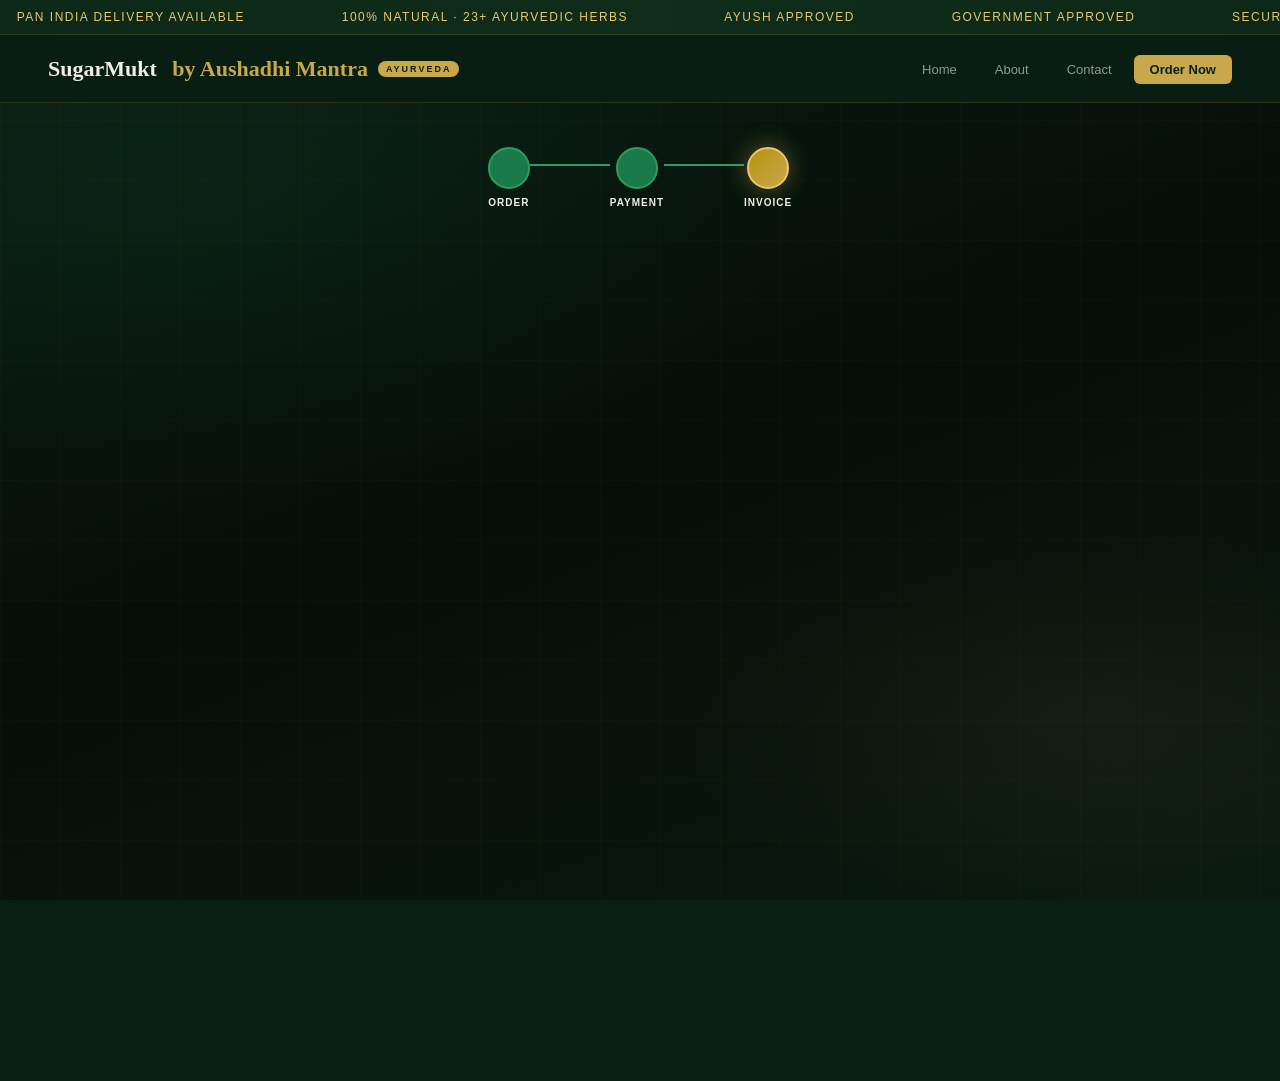
<file: thankyou.html>
<!DOCTYPE html>
<html lang="en">
<head>
  <meta charset="UTF-8">
  <meta name="viewport" content="width=device-width, initial-scale=1">
  <title>thankyou</title>
  <style>*,:after,:before{--tw-border-spacing-x:0;--tw-border-spacing-y:0;--tw-translate-x:0;--tw-translate-y:0;--tw-rotate:0;--tw-skew-x:0;--tw-skew-y:0;--tw-scale-x:1;--tw-scale-y:1;--tw-pan-x: ;--tw-pan-y: ;--tw-pinch-zoom: ;--tw-scroll-snap-strictness:proximity;--tw-gradient-from-position: ;--tw-gradient-via-position: ;--tw-gradient-to-position: ;--tw-ordinal: ;--tw-slashed-zero: ;--tw-numeric-figure: ;--tw-numeric-spacing: ;--tw-numeric-fraction: ;--tw-ring-inset: ;--tw-ring-offset-width:0px;--tw-ring-offset-color:#fff;--tw-ring-color:rgba(59,130,246,.5);--tw-ring-offset-shadow:0 0 #0000;--tw-ring-shadow:0 0 #0000;--tw-shadow:0 0 #0000;--tw-shadow-colored:0 0 #0000;--tw-blur: ;--tw-brightness: ;--tw-contrast: ;--tw-grayscale: ;--tw-hue-rotate: ;--tw-invert: ;--tw-saturate: ;--tw-sepia: ;--tw-drop-shadow: ;--tw-backdrop-blur: ;--tw-backdrop-brightness: ;--tw-backdrop-contrast: ;--tw-backdrop-grayscale: ;--tw-backdrop-hue-rotate: ;--tw-backdrop-invert: ;--tw-backdrop-opacity: ;--tw-backdrop-saturate: ;--tw-backdrop-sepia: ;--tw-contain-size: ;--tw-contain-layout: ;--tw-contain-paint: ;--tw-contain-style: }::backdrop{--tw-border-spacing-x:0;--tw-border-spacing-y:0;--tw-translate-x:0;--tw-translate-y:0;--tw-rotate:0;--tw-skew-x:0;--tw-skew-y:0;--tw-scale-x:1;--tw-scale-y:1;--tw-pan-x: ;--tw-pan-y: ;--tw-pinch-zoom: ;--tw-scroll-snap-strictness:proximity;--tw-gradient-from-position: ;--tw-gradient-via-position: ;--tw-gradient-to-position: ;--tw-ordinal: ;--tw-slashed-zero: ;--tw-numeric-figure: ;--tw-numeric-spacing: ;--tw-numeric-fraction: ;--tw-ring-inset: ;--tw-ring-offset-width:0px;--tw-ring-offset-color:#fff;--tw-ring-color:rgba(59,130,246,.5);--tw-ring-offset-shadow:0 0 #0000;--tw-ring-shadow:0 0 #0000;--tw-shadow:0 0 #0000;--tw-shadow-colored:0 0 #0000;--tw-blur: ;--tw-brightness: ;--tw-contrast: ;--tw-grayscale: ;--tw-hue-rotate: ;--tw-invert: ;--tw-saturate: ;--tw-sepia: ;--tw-drop-shadow: ;--tw-backdrop-blur: ;--tw-backdrop-brightness: ;--tw-backdrop-contrast: ;--tw-backdrop-grayscale: ;--tw-backdrop-hue-rotate: ;--tw-backdrop-invert: ;--tw-backdrop-opacity: ;--tw-backdrop-saturate: ;--tw-backdrop-sepia: ;--tw-contain-size: ;--tw-contain-layout: ;--tw-contain-paint: ;--tw-contain-style: }/*! tailwindcss v3.4.18 | MIT License | https://tailwindcss.com*/*,:after,:before{box-sizing:border-box;border:0 solid #e5e7eb}:after,:before{--tw-content:""}:host,html{line-height:1.5;-webkit-text-size-adjust:100%;-moz-tab-size:4;-o-tab-size:4;tab-size:4;font-family:ui-sans-serif,system-ui,sans-serif,Apple Color Emoji,Segoe UI Emoji,Segoe UI Symbol,Noto Color Emoji;font-feature-settings:normal;font-variation-settings:normal;-webkit-tap-highlight-color:transparent}body{line-height:inherit}hr{height:0;color:inherit;border-top-width:1px}abbr:where([title]){-webkit-text-decoration:underline dotted;text-decoration:underline dotted}h1,h2,h3,h4,h5,h6{font-size:inherit;font-weight:inherit}a{color:inherit;text-decoration:inherit}b,strong{font-weight:bolder}code,kbd,pre,samp{font-family:ui-monospace,SFMono-Regular,Menlo,Monaco,Consolas,Liberation Mono,Courier New,monospace;font-feature-settings:normal;font-variation-settings:normal;font-size:1em}small{font-size:80%}sub,sup{font-size:75%;line-height:0;position:relative;vertical-align:baseline}sub{bottom:-.25em}sup{top:-.5em}table{text-indent:0;border-color:inherit;border-collapse:collapse}button,input,optgroup,select,textarea{font-family:inherit;font-feature-settings:inherit;font-variation-settings:inherit;font-size:100%;font-weight:inherit;line-height:inherit;letter-spacing:inherit;color:inherit;margin:0;padding:0}button,select{text-transform:none}button,input:where([type=button]),input:where([type=reset]),input:where([type=submit]){-webkit-appearance:button;background-color:transparent;background-image:none}:-moz-focusring{outline:auto}:-moz-ui-invalid{box-shadow:none}progress{vertical-align:baseline}::-webkit-inner-spin-button,::-webkit-outer-spin-button{height:auto}[type=search]{-webkit-appearance:textfield;outline-offset:-2px}::-webkit-search-decoration{-webkit-appearance:none}::-webkit-file-upload-button{-webkit-appearance:button;font:inherit}summary{display:list-item}blockquote,dd,dl,figure,h1,h2,h3,h4,h5,h6,hr,p,pre{margin:0}fieldset{margin:0}fieldset,legend{padding:0}menu,ol,ul{list-style:none;margin:0;padding:0}dialog{padding:0}textarea{resize:vertical}input::-moz-placeholder,textarea::-moz-placeholder{opacity:1;color:#9ca3af}input::placeholder,textarea::placeholder{opacity:1;color:#9ca3af}[role=button],button{cursor:pointer}:disabled{cursor:default}audio,canvas,embed,iframe,img,object,svg,video{display:block;vertical-align:middle}img,video{max-width:100%;height:auto}[hidden]:where(:not([hidden=until-found])){display:none}.pointer-events-none{pointer-events:none}.absolute{position:absolute}.relative{position:relative}.inset-0{inset:0}.-right-1{right:-.25rem}.-top-1{top:-.25rem}.bottom-\[12\%\]{bottom:12%}.bottom-\[18\%\]{bottom:18%}.bottom-\[24\%\]{bottom:24%}.bottom-\[35\%\]{bottom:35%}.bottom-\[42\%\]{bottom:42%}.left-\[10\%\]{left:10%}.left-\[12\%\]{left:12%}.left-\[14\%\]{left:14%}.left-\[24\%\]{left:24%}.left-\[28\%\]{left:28%}.left-\[32\%\]{left:32%}.left-\[6\%\]{left:6%}.right-\[12\%\]{right:12%}.right-\[16\%\]{right:16%}.right-\[18\%\]{right:18%}.right-\[24\%\]{right:24%}.right-\[28\%\]{right:28%}.right-\[32\%\]{right:32%}.right-\[8\%\]{right:8%}.top-\[12\%\]{top:12%}.top-\[14\%\]{top:14%}.top-\[20\%\]{top:20%}.top-\[30\%\]{top:30%}.top-\[36\%\]{top:36%}.top-\[52\%\]{top:52%}.top-\[58\%\]{top:58%}.top-\[68\%\]{top:68%}.top-\[8\%\]{top:8%}.mx-7{margin-left:1.75rem;margin-right:1.75rem}.mb-5{margin-bottom:1.25rem}.mb-7{margin-bottom:1.75rem}.mt-0\.5{margin-top:.125rem}.mt-1{margin-top:.25rem}.mt-3{margin-top:.75rem}.mt-3\.5{margin-top:.875rem}.mt-4{margin-top:1rem}.mt-5{margin-top:1.25rem}.mt-6{margin-top:1.5rem}.mt-8{margin-top:2rem}.flex{display:flex}.inline-flex{display:inline-flex}.grid{display:grid}.hidden{display:none}.h-1\.5{height:.375rem}.h-3{height:.75rem}.h-3\.5{height:.875rem}.h-6{height:1.5rem}.h-7{height:1.75rem}.h-8{height:2rem}.h-\[120px\]{height:120px}.h-\[2px\]{height:2px}.h-\[3px\]{height:3px}.h-\[4px\]{height:4px}.h-\[5px\]{height:5px}.h-\[6px\]{height:6px}.h-\[84px\]{height:84px}.h-full{height:100%}.h-px{height:1px}.min-h-screen{min-height:100vh}.w-1\.5{width:.375rem}.w-3{width:.75rem}.w-3\.5{width:.875rem}.w-6{width:1.5rem}.w-7{width:1.75rem}.w-8{width:2rem}.w-\[120px\]{width:120px}.w-\[2px\]{width:2px}.w-\[3px\]{width:3px}.w-\[4px\]{width:4px}.w-\[5px\]{width:5px}.w-\[6px\]{width:6px}.w-\[84px\]{width:84px}.w-full{width:100%}.w-px{width:1px}.min-w-\[280px\]{min-width:280px}.max-w-\[340px\]{max-width:340px}.max-w-\[380px\]{max-width:380px}.max-w-\[640px\]{max-width:640px}.shrink-0{flex-shrink:0}.-rotate-90{--tw-rotate:-90deg}.-rotate-90,.transform{transform:translate(var(--tw-translate-x),var(--tw-translate-y)) rotate(var(--tw-rotate)) skewX(var(--tw-skew-x)) skewY(var(--tw-skew-y)) scaleX(var(--tw-scale-x)) scaleY(var(--tw-scale-y))}@keyframes ping{75%,to{transform:scale(2);opacity:0}}.animate-ping{animation:ping 1s cubic-bezier(0,0,.2,1) infinite}@keyframes pulse{50%{opacity:.5}}.animate-pulse{animation:pulse 2s cubic-bezier(.4,0,.6,1) infinite}@keyframes spin{to{transform:rotate(1turn)}}.animate-spin{animation:spin 1s linear infinite}.grid-cols-3{grid-template-columns:repeat(3,minmax(0,1fr))}.flex-col{flex-direction:column}.flex-wrap{flex-wrap:wrap}.items-center{align-items:center}.justify-center{justify-content:center}.justify-between{justify-content:space-between}.gap-1{gap:.25rem}.gap-1\.5{gap:.375rem}.gap-2{gap:.5rem}.gap-2\.5{gap:.625rem}.gap-3{gap:.75rem}.gap-x-3{-moz-column-gap:.75rem;column-gap:.75rem}.gap-y-1{row-gap:.25rem}.overflow-hidden{overflow:hidden}.overflow-visible{overflow:visible}.rounded-\[32px\]{border-radius:32px}.rounded-full{border-radius:9999px}.border{border-width:1px}.border-2{border-width:2px}.border-t{border-top-width:1px}.border-\[\#112E24\]{--tw-border-opacity:1;border-color:rgb(17 46 36/var(--tw-border-opacity,1))}.border-\[\#2A5A3F\]{--tw-border-opacity:1;border-color:rgb(42 90 63/var(--tw-border-opacity,1))}.border-\[\#2A5A3F\]\/40{border-color:rgba(42,90,63,.4)}.border-\[\#2A5A3F\]\/50{border-color:rgba(42,90,63,.5)}.border-\[\#2A5A3F\]\/60{border-color:rgba(42,90,63,.6)}.border-\[\#FF8A00\]\/20{border-color:rgba(255,138,0,.2)}.bg-\[\#071A14\]{--tw-bg-opacity:1;background-color:rgb(7 26 20/var(--tw-bg-opacity,1))}.bg-\[\#071A14\]\/15{background-color:rgba(7,26,20,.15)}.bg-\[\#0A2218\]\/80{background-color:rgba(10,34,24,.8)}.bg-\[\#1F4A33\]{--tw-bg-opacity:1;background-color:rgb(31 74 51/var(--tw-bg-opacity,1))}.bg-\[\#22C55E\]{--tw-bg-opacity:1;background-color:rgb(34 197 94/var(--tw-bg-opacity,1))}.bg-\[\#22C55E\]\/10{background-color:rgba(34,197,94,.1)}.bg-\[\#22C55E\]\/15{background-color:rgba(34,197,94,.15)}.bg-\[\#22C55E\]\/20{background-color:rgba(34,197,94,.2)}.bg-\[\#22C55E\]\/25{background-color:rgba(34,197,94,.25)}.bg-\[\#22C55E\]\/\[0\.06\]{background-color:rgba(34,197,94,.06)}.bg-\[\#2A5A3F\]\/60{background-color:rgba(42,90,63,.6)}.bg-\[\#8FB8A0\]\/20{background-color:rgba(143,184,160,.2)}.bg-\[\#8FB8A0\]\/30{background-color:rgba(143,184,160,.3)}.bg-\[\#D1FAE5\]\/15{background-color:rgba(209,250,229,.15)}.bg-\[\#D1FAE5\]\/20{background-color:rgba(209,250,229,.2)}.bg-\[\#E8F5E9\]{--tw-bg-opacity:1;background-color:rgb(232 245 233/var(--tw-bg-opacity,1))}.bg-\[\#FF8A00\]{--tw-bg-opacity:1;background-color:rgb(255 138 0/var(--tw-bg-opacity,1))}.bg-\[\#FF8A00\]\/25{background-color:rgba(255,138,0,.25)}.bg-\[\#FF8A00\]\/40{background-color:rgba(255,138,0,.4)}.bg-\[\#FF8A00\]\/\[0\.10\]{background-color:rgba(255,138,0,.1)}.bg-\[linear-gradient\(100deg\2c _\#FF8A00_0\%\2c _\#FFA12E_35\%\2c _\#22C55E_100\%\)\]{background-image:linear-gradient(100deg,#ff8a00,#ffa12e 35%,#22c55e)}.bg-\[linear-gradient\(180deg\2c _\#1A3D2E_0\%\2c _\#112E24_100\%\)\]{background-image:linear-gradient(180deg,#1a3d2e,#112e24)}.bg-\[radial-gradient\(circle_at_35\%_35\%\2c _\#1F5A3A_0\%\2c _\#0F2E24_70\%\)\]{background-image:radial-gradient(circle at 35% 35%,#1f5a3a 0,#0f2e24 70%)}.bg-\[radial-gradient\(ellipse_at_bottom_right\2c _rgba\(34\2c 197\2c 94\2c 0\.12\)_0\%\2c _transparent_55\%\)\]{background-image:radial-gradient(ellipse at bottom right,rgba(34,197,94,.12) 0,transparent 55%)}.bg-\[radial-gradient\(ellipse_at_center\2c _rgba\(16\2c 64\2c 42\2c 0\.6\)_0\%\2c _transparent_70\%\)\]{background-image:radial-gradient(ellipse at center,rgba(16,64,42,.6) 0,transparent 70%)}.bg-\[radial-gradient\(ellipse_at_top\2c _\#123E2F_0\%\2c _\#0E3B2E_35\%\2c _\#071A14_75\%\)\]{background-image:radial-gradient(ellipse at top,#123e2f 0,#0e3b2e 35%,#071a14 75%)}.bg-\[radial-gradient\(ellipse_at_top_left\2c _rgba\(255\2c 138\2c 0\2c 0\.08\)_0\%\2c _transparent_50\%\)\]{background-image:radial-gradient(ellipse at top left,rgba(255,138,0,.08) 0,transparent 50%)}.bg-gradient-to-r{background-image:linear-gradient(to right,var(--tw-gradient-stops))}.from-\[\#FF8A00\]{--tw-gradient-from:#ff8a00 var(--tw-gradient-from-position);--tw-gradient-to:rgba(255,138,0,0) var(--tw-gradient-to-position);--tw-gradient-stops:var(--tw-gradient-from),var(--tw-gradient-to)}.from-transparent{--tw-gradient-from:transparent var(--tw-gradient-from-position);--tw-gradient-to:transparent var(--tw-gradient-to-position);--tw-gradient-stops:var(--tw-gradient-from),var(--tw-gradient-to)}.via-\[\#22C55E\]\/20{--tw-gradient-to:rgba(34,197,94,0) var(--tw-gradient-to-position);--tw-gradient-stops:var(--tw-gradient-from),rgba(34,197,94,.2) var(--tw-gradient-via-position),var(--tw-gradient-to)}.via-\[\#2A5A3F\]\/60{--tw-gradient-to:rgba(42,90,63,0) var(--tw-gradient-to-position);--tw-gradient-stops:var(--tw-gradient-from),rgba(42,90,63,.6) var(--tw-gradient-via-position),var(--tw-gradient-to)}.via-\[\#FF8A00\]\/60{--tw-gradient-to:rgba(255,138,0,0) var(--tw-gradient-to-position);--tw-gradient-stops:var(--tw-gradient-from),rgba(255,138,0,.6) var(--tw-gradient-via-position),var(--tw-gradient-to)}.to-\[\#22C55E\]{--tw-gradient-to:#22c55e var(--tw-gradient-to-position)}.to-transparent{--tw-gradient-to:transparent var(--tw-gradient-to-position)}.px-3\.5{padding-left:.875rem;padding-right:.875rem}.px-4{padding-left:1rem;padding-right:1rem}.px-7{padding-left:1.75rem;padding-right:1.75rem}.px-8{padding-left:2rem;padding-right:2rem}.py-1\.5{padding-top:.375rem;padding-bottom:.375rem}.py-3\.5{padding-top:.875rem;padding-bottom:.875rem}.py-6{padding-top:1.5rem;padding-bottom:1.5rem}.py-8{padding-top:2rem;padding-bottom:2rem}.py-\[14px\]{padding-top:14px;padding-bottom:14px}.pb-2{padding-bottom:.5rem}.pb-8{padding-bottom:2rem}.pt-6{padding-top:1.5rem}.pt-7{padding-top:1.75rem}.text-center{text-align:center}.text-\[10px\]{font-size:10px}.text-\[11\.5px\]{font-size:11.5px}.text-\[11px\]{font-size:11px}.text-\[12\.5px\]{font-size:12.5px}.text-\[12px\]{font-size:12px}.text-\[13px\]{font-size:13px}.text-\[14\.5px\]{font-size:14.5px}.text-\[14px\]{font-size:14px}.text-\[32px\]{font-size:32px}.text-\[44px\]{font-size:44px}.text-\[9px\]{font-size:9px}.font-\[450\]{font-weight:450}.font-bold{font-weight:700}.font-medium{font-weight:500}.font-semibold{font-weight:600}.uppercase{text-transform:uppercase}.tabular-nums{--tw-numeric-spacing:tabular-nums;font-variant-numeric:var(--tw-ordinal) var(--tw-slashed-zero) var(--tw-numeric-figure) var(--tw-numeric-spacing) var(--tw-numeric-fraction)}.leading-\[0\.95\]{line-height:.95}.leading-\[1\.5\]{line-height:1.5}.leading-\[1\.6\]{line-height:1.6}.leading-none{line-height:1}.leading-relaxed{line-height:1.625}.leading-tight{line-height:1.25}.tracking-\[-0\.02em\]{letter-spacing:-.02em}.tracking-\[0\.12em\]{letter-spacing:.12em}.tracking-\[0\.16em\]{letter-spacing:.16em}.tracking-\[0\.18em\]{letter-spacing:.18em}.tracking-wide{letter-spacing:.025em}.text-\[\#071A14\]{--tw-text-opacity:1;color:rgb(7 26 20/var(--tw-text-opacity,1))}.text-\[\#0E3B2E\]{--tw-text-opacity:1;color:rgb(14 59 46/var(--tw-text-opacity,1))}.text-\[\#22C55E\]{--tw-text-opacity:1;color:rgb(34 197 94/var(--tw-text-opacity,1))}.text-\[\#8FB8A0\]{--tw-text-opacity:1;color:rgb(143 184 160/var(--tw-text-opacity,1))}.text-\[\#8FB8A0\]\/30{color:rgba(143,184,160,.3)}.text-\[\#8FB8A0\]\/40{color:rgba(143,184,160,.4)}.text-\[\#8FB8A0\]\/60{color:rgba(143,184,160,.6)}.text-\[\#8FB8A0\]\/70{color:rgba(143,184,160,.7)}.text-\[\#D1FAE5\]{--tw-text-opacity:1;color:rgb(209 250 229/var(--tw-text-opacity,1))}.text-\[\#E8F5E9\]{--tw-text-opacity:1;color:rgb(232 245 233/var(--tw-text-opacity,1))}.text-\[\#FFC88A\]{--tw-text-opacity:1;color:rgb(255 200 138/var(--tw-text-opacity,1))}.text-\[\#FFFEFB\]{--tw-text-opacity:1;color:rgb(255 254 251/var(--tw-text-opacity,1))}.opacity-75{opacity:.75}.opacity-80{opacity:.8}.opacity-\[0\.04\]{opacity:.04}.mix-blend-soft-light{mix-blend-mode:soft-light}.shadow-\[0_0_10px_rgba\(34\2c 197\2c 94\2c 0\.3\)\]{--tw-shadow:0 0 10px rgba(34,197,94,.3);--tw-shadow-colored:0 0 10px var(--tw-shadow-color);box-shadow:var(--tw-ring-offset-shadow,0 0 #0000),var(--tw-ring-shadow,0 0 #0000),var(--tw-shadow)}.shadow-\[0_0_10px_rgba\(34\2c 197\2c 94\2c 0\.8\)\]{--tw-shadow:0 0 10px rgba(34,197,94,.8);--tw-shadow-colored:0 0 10px var(--tw-shadow-color);box-shadow:var(--tw-ring-offset-shadow,0 0 #0000),var(--tw-ring-shadow,0 0 #0000),var(--tw-shadow)}.shadow-\[0_0_12px_rgba\(232\2c 245\2c 233\2c 0\.15\)\]{--tw-shadow:0 0 12px rgba(232,245,233,.15);--tw-shadow-colored:0 0 12px var(--tw-shadow-color);box-shadow:var(--tw-ring-offset-shadow,0 0 #0000),var(--tw-ring-shadow,0 0 #0000),var(--tw-shadow)}.shadow-\[0_0_12px_rgba\(255\2c 138\2c 0\2c 0\.5\)\]{--tw-shadow:0 0 12px rgba(255,138,0,.5);--tw-shadow-colored:0 0 12px var(--tw-shadow-color);box-shadow:var(--tw-ring-offset-shadow,0 0 #0000),var(--tw-ring-shadow,0 0 #0000),var(--tw-shadow)}.shadow-\[0_0_32px_rgba\(34\2c 197\2c 94\2c 0\.25\)\2c 0_8px_20px_-6px_rgba\(0\2c 0\2c 0\2c 0\.5\)\]{--tw-shadow:0 0 32px rgba(34,197,94,.25),0 8px 20px -6px rgba(0,0,0,.5);--tw-shadow-colored:0 0 32px var(--tw-shadow-color),0 8px 20px -6px var(--tw-shadow-color);box-shadow:var(--tw-ring-offset-shadow,0 0 #0000),var(--tw-ring-shadow,0 0 #0000),var(--tw-shadow)}.shadow-\[0_0_32px_rgba\(34\2c 197\2c 94\2c 0\.35\)\2c 0_8px_24px_-4px_rgba\(0\2c 0\2c 0\2c 0\.5\)\2c inset_0_1px_0_0_rgba\(255\2c 255\2c 255\2c 0\.08\)\]{--tw-shadow:0 0 32px rgba(34,197,94,.35),0 8px 24px -4px rgba(0,0,0,.5),inset 0 1px 0 0 hsla(0,0%,100%,.08);--tw-shadow-colored:0 0 32px var(--tw-shadow-color),0 8px 24px -4px var(--tw-shadow-color),inset 0 1px 0 0 var(--tw-shadow-color);box-shadow:var(--tw-ring-offset-shadow,0 0 #0000),var(--tw-ring-shadow,0 0 #0000),var(--tw-shadow)}.shadow-\[0_0_8px_rgba\(255\2c 138\2c 0\2c 0\.4\)\]{--tw-shadow:0 0 8px rgba(255,138,0,.4);--tw-shadow-colored:0 0 8px var(--tw-shadow-color);box-shadow:var(--tw-ring-offset-shadow,0 0 #0000),var(--tw-ring-shadow,0 0 #0000),var(--tw-shadow)}.shadow-\[0_0_8px_rgba\(34\2c 197\2c 94\2c 0\.3\)\]{--tw-shadow:0 0 8px rgba(34,197,94,.3);--tw-shadow-colored:0 0 8px var(--tw-shadow-color);box-shadow:var(--tw-ring-offset-shadow,0 0 #0000),var(--tw-ring-shadow,0 0 #0000),var(--tw-shadow)}.shadow-\[0_0_8px_rgba\(34\2c 197\2c 94\2c 0\.4\)\]{--tw-shadow:0 0 8px rgba(34,197,94,.4);--tw-shadow-colored:0 0 8px var(--tw-shadow-color);box-shadow:var(--tw-ring-offset-shadow,0 0 #0000),var(--tw-ring-shadow,0 0 #0000),var(--tw-shadow)}.shadow-\[0_0_8px_rgba\(34\2c 197\2c 94\2c 0\.6\)\]{--tw-shadow:0 0 8px rgba(34,197,94,.6);--tw-shadow-colored:0 0 8px var(--tw-shadow-color);box-shadow:var(--tw-ring-offset-shadow,0 0 #0000),var(--tw-ring-shadow,0 0 #0000),var(--tw-shadow)}.shadow-\[0_24px_80px_-16px_rgba\(0\2c 0\2c 0\2c 0\.6\)\2c 0_0_0_1px_rgba\(42\2c 90\2c 63\2c 0\.15\)_inset\2c 0_1px_0_0_rgba\(255\2c 255\2c 255\2c 0\.06\)_inset\]{--tw-shadow:0 24px 80px -16px rgba(0,0,0,.6),0 0 0 1px rgba(42,90,63,.15) inset,0 1px 0 0 hsla(0,0%,100%,.06) inset;--tw-shadow-colored:0 24px 80px -16px var(--tw-shadow-color),inset 0 0 0 1px var(--tw-shadow-color),inset 0 1px 0 0 var(--tw-shadow-color);box-shadow:var(--tw-ring-offset-shadow,0 0 #0000),var(--tw-ring-shadow,0 0 #0000),var(--tw-shadow)}.shadow-\[inset_0_1px_0_0_rgba\(255\2c 255\2c 255\2c 0\.06\)\]{--tw-shadow:inset 0 1px 0 0 hsla(0,0%,100%,.06);--tw-shadow-colored:inset 0 1px 0 0 var(--tw-shadow-color);box-shadow:var(--tw-ring-offset-shadow,0 0 #0000),var(--tw-ring-shadow,0 0 #0000),var(--tw-shadow)}.ring{--tw-ring-offset-shadow:var(--tw-ring-inset) 0 0 0 var(--tw-ring-offset-width) var(--tw-ring-offset-color);--tw-ring-shadow:var(--tw-ring-inset) 0 0 0 calc(3px + var(--tw-ring-offset-width)) var(--tw-ring-color);box-shadow:var(--tw-ring-offset-shadow),var(--tw-ring-shadow),var(--tw-shadow,0 0 #0000)}.blur-\[0\.5px\]{--tw-blur:blur(0.5px)}.blur-\[0\.5px\],.blur-\[12px\]{filter:var(--tw-blur) var(--tw-brightness) var(--tw-contrast) var(--tw-grayscale) var(--tw-hue-rotate) var(--tw-invert) var(--tw-saturate) var(--tw-sepia) var(--tw-drop-shadow)}.blur-\[12px\]{--tw-blur:blur(12px)}.drop-shadow{--tw-drop-shadow:drop-shadow(0 1px 2px rgba(0,0,0,.1)) drop-shadow(0 1px 1px rgba(0,0,0,.06))}.drop-shadow,.drop-shadow-\[0_0_16px_rgba\(34\2c 197\2c 94\2c 0\.35\)\]{filter:var(--tw-blur) var(--tw-brightness) var(--tw-contrast) var(--tw-grayscale) var(--tw-hue-rotate) var(--tw-invert) var(--tw-saturate) var(--tw-sepia) var(--tw-drop-shadow)}.drop-shadow-\[0_0_16px_rgba\(34\2c 197\2c 94\2c 0\.35\)\]{--tw-drop-shadow:drop-shadow(0 0 16px rgba(34,197,94,.35))}.drop-shadow-\[0_0_6px_rgba\(34\2c 197\2c 94\2c 0\.5\)\]{--tw-drop-shadow:drop-shadow(0 0 6px rgba(34,197,94,.5))}.drop-shadow-\[0_0_6px_rgba\(34\2c 197\2c 94\2c 0\.5\)\],.drop-shadow-\[0_1px_12px_rgba\(232\2c 245\2c 233\2c 0\.15\)\]{filter:var(--tw-blur) var(--tw-brightness) var(--tw-contrast) var(--tw-grayscale) var(--tw-hue-rotate) var(--tw-invert) var(--tw-saturate) var(--tw-sepia) var(--tw-drop-shadow)}.drop-shadow-\[0_1px_12px_rgba\(232\2c 245\2c 233\2c 0\.15\)\]{--tw-drop-shadow:drop-shadow(0 1px 12px rgba(232,245,233,.15))}.filter{filter:var(--tw-blur) var(--tw-brightness) var(--tw-contrast) var(--tw-grayscale) var(--tw-hue-rotate) var(--tw-invert) var(--tw-saturate) var(--tw-sepia) var(--tw-drop-shadow)}.backdrop-blur-\[16px\]{--tw-backdrop-blur:blur(16px)}.backdrop-blur-\[16px\],.backdrop-blur-sm{backdrop-filter:var(--tw-backdrop-blur) var(--tw-backdrop-brightness) var(--tw-backdrop-contrast) var(--tw-backdrop-grayscale) var(--tw-backdrop-hue-rotate) var(--tw-backdrop-invert) var(--tw-backdrop-opacity) var(--tw-backdrop-saturate) var(--tw-backdrop-sepia)}.backdrop-blur-sm{--tw-backdrop-blur:blur(4px)}.transition{transition-property:color,background-color,border-color,text-decoration-color,fill,stroke,opacity,box-shadow,transform,filter,backdrop-filter;transition-timing-function:cubic-bezier(.4,0,.2,1);transition-duration:.15s}.transition-\[stroke-dashoffset\]{transition-property:stroke-dashoffset;transition-timing-function:cubic-bezier(.4,0,.2,1);transition-duration:.15s}.transition-all{transition-property:all;transition-timing-function:cubic-bezier(.4,0,.2,1);transition-duration:.15s}.transition-transform{transition-property:transform;transition-timing-function:cubic-bezier(.4,0,.2,1);transition-duration:.15s}.duration-100{transition-duration:.1s}.duration-200{transition-duration:.2s}.ease-in-out{transition-timing-function:cubic-bezier(.4,0,.2,1)}.ease-linear{transition-timing-function:linear}.ease-out{transition-timing-function:cubic-bezier(0,0,.2,1)}#root,body,html{min-height:100%}body{margin:0;font-family:Inter,ui-sans-serif,system-ui,-apple-system,BlinkMacSystemFont,Segoe UI,sans-serif}[role=button]:not([aria-disabled=true]),button:not(:disabled),label[for],select:not(:disabled),summary{cursor:pointer}.selection\:bg-\[\#22C55E\] ::-moz-selection{--tw-bg-opacity:1;background-color:rgb(34 197 94/var(--tw-bg-opacity,1))}.selection\:bg-\[\#22C55E\] ::selection{--tw-bg-opacity:1;background-color:rgb(34 197 94/var(--tw-bg-opacity,1))}.selection\:text-\[\#071A14\] ::-moz-selection{--tw-text-opacity:1;color:rgb(7 26 20/var(--tw-text-opacity,1))}.selection\:text-\[\#071A14\] ::selection{--tw-text-opacity:1;color:rgb(7 26 20/var(--tw-text-opacity,1))}.selection\:bg-\[\#22C55E\]::-moz-selection{--tw-bg-opacity:1;background-color:rgb(34 197 94/var(--tw-bg-opacity,1))}.selection\:bg-\[\#22C55E\]::selection{--tw-bg-opacity:1;background-color:rgb(34 197 94/var(--tw-bg-opacity,1))}.selection\:text-\[\#071A14\]::-moz-selection{--tw-text-opacity:1;color:rgb(7 26 20/var(--tw-text-opacity,1))}.selection\:text-\[\#071A14\]::selection{--tw-text-opacity:1;color:rgb(7 26 20/var(--tw-text-opacity,1))}.hover\:shadow-\[0_0_40px_rgba\(34\2c 197\2c 94\2c 0\.4\)\2c 0_12px_28px_-8px_rgba\(0\2c 0\2c 0\2c 0\.6\)\]:hover{--tw-shadow:0 0 40px rgba(34,197,94,.4),0 12px 28px -8px rgba(0,0,0,.6);--tw-shadow-colored:0 0 40px var(--tw-shadow-color),0 12px 28px -8px var(--tw-shadow-color);box-shadow:var(--tw-ring-offset-shadow,0 0 #0000),var(--tw-ring-shadow,0 0 #0000),var(--tw-shadow)}.hover\:brightness-\[1\.08\]:hover{--tw-brightness:brightness(1.08);filter:var(--tw-blur) var(--tw-brightness) var(--tw-contrast) var(--tw-grayscale) var(--tw-hue-rotate) var(--tw-invert) var(--tw-saturate) var(--tw-sepia) var(--tw-drop-shadow)}.active\:scale-\[0\.98\]:active{--tw-scale-x:0.98;--tw-scale-y:0.98}.active\:scale-\[0\.98\]:active,.group:hover .group-hover\:translate-x-0\.5{transform:translate(var(--tw-translate-x),var(--tw-translate-y)) rotate(var(--tw-rotate)) skewX(var(--tw-skew-x)) skewY(var(--tw-skew-y)) scaleX(var(--tw-scale-x)) scaleY(var(--tw-scale-y))}.group:hover .group-hover\:translate-x-0\.5{--tw-translate-x:0.125rem}@media (min-width:768px){.md\:mx-10{margin-left:2.5rem;margin-right:2.5rem}.md\:mt-9{margin-top:2.25rem}.md\:block{display:block}.md\:w-auto{width:auto}.md\:flex-row{flex-direction:row}.md\:items-start{align-items:flex-start}.md\:gap-3{gap:.75rem}.md\:gap-6{gap:1.5rem}.md\:px-10{padding-left:2.5rem;padding-right:2.5rem}.md\:px-12{padding-left:3rem;padding-right:3rem}.md\:py-12{padding-top:3rem;padding-bottom:3rem}.md\:pb-10{padding-bottom:2.5rem}.md\:pt-10{padding-top:2.5rem}.md\:text-left{text-align:left}.md\:text-\[42px\]{font-size:42px}}</style>
 <!-- Google tag (gtag.js) -->
<script async src="https://www.googletagmanager.com/gtag/js?id=AW-18364282405">
</script>
<script>
  window.dataLayer = window.dataLayer || [];
  function gtag(){dataLayer.push(arguments);}
  gtag('js', new Date());

  gtag('config', 'AW-18364282405');
</script>
</head>
<body>
  <div id="root"></div>
  
  <script type="module">var $c=Object.create;var{getPrototypeOf:Wc,defineProperty:Tl,getOwnPropertyNames:Hc}=Object;var Qc=Object.prototype.hasOwnProperty;var vn=(e,n,t)=>{t=e!=null?$c(Wc(e)):{};let r=n||!e||!e.__esModule?Tl(t,"default",{value:e,enumerable:!0}):t;for(let l of Hc(e))if(!Qc.call(r,l))Tl(r,l,{get:()=>e[l],enumerable:!0});return r};var ir=(e,n)=>()=>(n||e((n={exports:{}}).exports,n),n.exports);var jc=(e,n)=>{for(var t in n)Tl(e,t,{get:n[t],enumerable:!0,configurable:!0,set:(r)=>n[t]=()=>r})};var Kc=(e,n)=>()=>(e&&(n=e(e=0)),n);var ft=ir((af)=>{var ct=Symbol.for("react.element"),Yc=Symbol.for("react.portal"),Xc=Symbol.for("react.fragment"),Gc=Symbol.for("react.strict_mode"),Zc=Symbol.for("react.profiler"),Jc=Symbol.for("react.provider"),qc=Symbol.for("react.context"),bc=Symbol.for("react.forward_ref"),ef=Symbol.for("react.suspense"),nf=Symbol.for("react.memo"),tf=Symbol.for("react.lazy"),bu=Symbol.iterator;function rf(e){if(e===null||typeof e!=="object")return null;return e=bu&&e[bu]||e["@@iterator"],typeof e==="function"?e:null}var ti={isMounted:function(){return!1},enqueueForceUpdate:function(){},enqueueReplaceState:function(){},enqueueSetState:function(){}},ri=Object.assign,li={};function Mn(e,n,t){this.props=e,this.context=n,this.refs=li,this.updater=t||ti}Mn.prototype.isReactComponent={};Mn.prototype.setState=function(e,n){if(typeof e!=="object"&&typeof e!=="function"&&e!=null)throw Error("setState(...): takes an object of state variables to update or a function which returns an object of state variables.");this.updater.enqueueSetState(this,e,n,"setState")};Mn.prototype.forceUpdate=function(e){this.updater.enqueueForceUpdate(this,e,"forceUpdate")};function oi(){}oi.prototype=Mn.prototype;function Rl(e,n,t){this.props=e,this.context=n,this.refs=li,this.updater=t||ti}var Il=Rl.prototype=new oi;Il.constructor=Rl;ri(Il,Mn.prototype);Il.isPureReactComponent=!0;var ei=Array.isArray,ui=Object.prototype.hasOwnProperty,Ml={current:null},ii={key:!0,ref:!0,__self:!0,__source:!0};function si(e,n,t){var r,l={},o=null,u=null;if(n!=null)for(r in n.ref!==void 0&&(u=n.ref),n.key!==void 0&&(o=""+n.key),n)ui.call(n,r)&&!ii.hasOwnProperty(r)&&(l[r]=n[r]);var i=arguments.length-2;if(i===1)l.children=t;else if(1<i){for(var s=Array(i),f=0;f<i;f++)s[f]=arguments[f+2];l.children=s}if(e&&e.defaultProps)for(r in i=e.defaultProps,i)l[r]===void 0&&(l[r]=i[r]);return{$$typeof:ct,type:e,key:o,ref:u,props:l,_owner:Ml.current}}function lf(e,n){return{$$typeof:ct,type:e.type,key:n,ref:e.ref,props:e.props,_owner:e._owner}}function Ol(e){return typeof e==="object"&&e!==null&&e.$$typeof===ct}function of(e){var n={"=":"=0",":":"=2"};return"$"+e.replace(/[=:]/g,function(t){return n[t]})}var ni=/\/+/g;function Ll(e,n){return typeof e==="object"&&e!==null&&e.key!=null?of(""+e.key):n.toString(36)}function ar(e,n,t,r,l){var o=typeof e;if(o==="undefined"||o==="boolean")e=null;var u=!1;if(e===null)u=!0;else switch(o){case"string":case"number":u=!0;break;case"object":switch(e.$$typeof){case ct:case Yc:u=!0}}if(u)return u=e,l=l(u),e=r===""?"."+Ll(u,0):r,ei(l)?(t="",e!=null&&(t=e.replace(ni,"$&/")+"/"),ar(l,n,t,"",function(f){return f})):l!=null&&(Ol(l)&&(l=lf(l,t+(!l.key||u&&u.key===l.key?"":(""+l.key).replace(ni,"$&/")+"/")+e)),n.push(l)),1;if(u=0,r=r===""?".":r+":",ei(e))for(var i=0;i<e.length;i++){o=e[i];var s=r+Ll(o,i);u+=ar(o,n,t,s,l)}else if(s=rf(e),typeof s==="function")for(e=s.call(e),i=0;!(o=e.next()).done;)o=o.value,s=r+Ll(o,i++),u+=ar(o,n,t,s,l);else if(o==="object")throw n=String(e),Error("Objects are not valid as a React child (found: "+(n==="[object Object]"?"object with keys {"+Object.keys(e).join(", ")+"}":n)+"). If you meant to render a collection of children, use an array instead.");return u}function sr(e,n,t){if(e==null)return e;var r=[],l=0;return ar(e,r,"","",function(o){return n.call(t,o,l++)}),r}function uf(e){if(e._status===-1){var n=e._result;n=n(),n.then(function(t){if(e._status===0||e._status===-1)e._status=1,e._result=t},function(t){if(e._status===0||e._status===-1)e._status=2,e._result=t}),e._status===-1&&(e._status=0,e._result=n)}if(e._status===1)return e._result.default;throw e._result}var te={current:null},cr={transition:null},sf={ReactCurrentDispatcher:te,ReactCurrentBatchConfig:cr,ReactCurrentOwner:Ml};function ai(){throw Error("act(...) is not supported in production builds of React.")}af.Children={map:sr,forEach:function(e,n,t){sr(e,function(){n.apply(this,arguments)},t)},count:function(e){var n=0;return sr(e,function(){n++}),n},toArray:function(e){return sr(e,function(n){return n})||[]},only:function(e){if(!Ol(e))throw Error("React.Children.only expected to receive a single React element child.");return e}};af.Component=Mn;af.Fragment=Xc;af.Profiler=Zc;af.PureComponent=Rl;af.StrictMode=Gc;af.Suspense=ef;af.__SECRET_INTERNALS_DO_NOT_USE_OR_YOU_WILL_BE_FIRED=sf;af.act=ai;af.cloneElement=function(e,n,t){if(e===null||e===void 0)throw Error("React.cloneElement(...): The argument must be a React element, but you passed "+e+".");var r=ri({},e.props),l=e.key,o=e.ref,u=e._owner;if(n!=null){if(n.ref!==void 0&&(o=n.ref,u=Ml.current),n.key!==void 0&&(l=""+n.key),e.type&&e.type.defaultProps)var i=e.type.defaultProps;for(s in n)ui.call(n,s)&&!ii.hasOwnProperty(s)&&(r[s]=n[s]===void 0&&i!==void 0?i[s]:n[s])}var s=arguments.length-2;if(s===1)r.children=t;else if(1<s){i=Array(s);for(var f=0;f<s;f++)i[f]=arguments[f+2];r.children=i}return{$$typeof:ct,type:e.type,key:l,ref:o,props:r,_owner:u}};af.createContext=function(e){return e={$$typeof:qc,_currentValue:e,_currentValue2:e,_threadCount:0,Provider:null,Consumer:null,_defaultValue:null,_globalName:null},e.Provider={$$typeof:Jc,_context:e},e.Consumer=e};af.createElement=si;af.createFactory=function(e){var n=si.bind(null,e);return n.type=e,n};af.createRef=function(){return{current:null}};af.forwardRef=function(e){return{$$typeof:bc,render:e}};af.isValidElement=Ol;af.lazy=function(e){return{$$typeof:tf,_payload:{_status:-1,_result:e},_init:uf}};af.memo=function(e,n){return{$$typeof:nf,type:e,compare:n===void 0?null:n}};af.startTransition=function(e){var n=cr.transition;cr.transition={};try{e()}finally{cr.transition=n}};af.unstable_act=ai;af.useCallback=function(e,n){return te.current.useCallback(e,n)};af.useContext=function(e){return te.current.useContext(e)};af.useDebugValue=function(){};af.useDeferredValue=function(e){return te.current.useDeferredValue(e)};af.useEffect=function(e,n){return te.current.useEffect(e,n)};af.useId=function(){return te.current.useId()};af.useImperativeHandle=function(e,n,t){return te.current.useImperativeHandle(e,n,t)};af.useInsertionEffect=function(e,n){return te.current.useInsertionEffect(e,n)};af.useLayoutEffect=function(e,n){return te.current.useLayoutEffect(e,n)};af.useMemo=function(e,n){return te.current.useMemo(e,n)};af.useReducer=function(e,n,t){return te.current.useReducer(e,n,t)};af.useRef=function(e){return te.current.useRef(e)};af.useState=function(e){return te.current.useState(e)};af.useSyncExternalStore=function(e,n,t){return te.current.useSyncExternalStore(e,n,t)};af.useTransition=function(){return te.current.useTransition()};af.version="18.3.1"});var vi=ir((Yf)=>{function Dl(e,n){var t=e.length;e.push(n);e:for(;0<t;){var r=t-1>>>1,l=e[r];if(0<fr(l,n))e[r]=n,e[t]=l,t=r;else break e}}function Ee(e){return e.length===0?null:e[0]}function hr(e){if(e.length===0)return null;var n=e[0],t=e.pop();if(t!==n){e[0]=t;e:for(var r=0,l=e.length,o=l>>>1;r<o;){var u=2*(r+1)-1,i=e[u],s=u+1,f=e[s];if(0>fr(i,t))s<l&&0>fr(f,i)?(e[r]=f,e[s]=t,r=s):(e[r]=i,e[u]=t,r=u);else if(s<l&&0>fr(f,t))e[r]=f,e[s]=t,r=s;else break e}}return n}function fr(e,n){var t=e.sortIndex-n.sortIndex;return t!==0?t:e.id-n.id}if(typeof performance==="object"&&typeof performance.now==="function")Ul=performance,Yf.unstable_now=function(){return Ul.now()};else dr=Date,Vl=dr.now(),Yf.unstable_now=function(){return dr.now()-Vl};var Ul,dr,Vl,Le=[],Xe=[],Kf=1,he=null,J=3,vr=!1,yn=!1,pt=!1,fi=typeof setTimeout==="function"?setTimeout:null,di=typeof clearTimeout==="function"?clearTimeout:null,ci=typeof setImmediate<"u"?setImmediate:null;typeof navigator<"u"&&navigator.scheduling!==void 0&&navigator.scheduling.isInputPending!==void 0&&navigator.scheduling.isInputPending.bind(navigator.scheduling);function Al(e){for(var n=Ee(Xe);n!==null;){if(n.callback===null)hr(Xe);else if(n.startTime<=e)hr(Xe),n.sortIndex=n.expirationTime,Dl(Le,n);else break;n=Ee(Xe)}}function $l(e){if(pt=!1,Al(e),!yn)if(Ee(Le)!==null)yn=!0,Hl(Wl);else{var n=Ee(Xe);n!==null&&Ql($l,n.startTime-e)}}function Wl(e,n){yn=!1,pt&&(pt=!1,di(mt),mt=-1),vr=!0;var t=J;try{Al(n);for(he=Ee(Le);he!==null&&(!(he.expirationTime>n)||e&&!hi());){var r=he.callback;if(typeof r==="function"){he.callback=null,J=he.priorityLevel;var l=r(he.expirationTime<=n);n=Yf.unstable_now(),typeof l==="function"?he.callback=l:he===Ee(Le)&&hr(Le),Al(n)}else hr(Le);he=Ee(Le)}if(he!==null)var o=!0;else{var u=Ee(Xe);u!==null&&Ql($l,u.startTime-n),o=!1}return o}finally{he=null,J=t,vr=!1}}var yr=!1,pr=null,mt=-1,pi=5,mi=-1;function hi(){return Yf.unstable_now()-mi<pi?!1:!0}function Fl(){if(pr!==null){var e=Yf.unstable_now();mi=e;var n=!0;try{n=pr(!0,e)}finally{n?dt():(yr=!1,pr=null)}}else yr=!1}var dt;if(typeof ci==="function")dt=function(){ci(Fl)};else if(typeof MessageChannel<"u")mr=new MessageChannel,Bl=mr.port2,mr.port1.onmessage=Fl,dt=function(){Bl.postMessage(null)};else dt=function(){fi(Fl,0)};var mr,Bl;function Hl(e){pr=e,yr||(yr=!0,dt())}function Ql(e,n){mt=fi(function(){e(Yf.unstable_now())},n)}Yf.unstable_IdlePriority=5;Yf.unstable_ImmediatePriority=1;Yf.unstable_LowPriority=4;Yf.unstable_NormalPriority=3;Yf.unstable_Profiling=null;Yf.unstable_UserBlockingPriority=2;Yf.unstable_cancelCallback=function(e){e.callback=null};Yf.unstable_continueExecution=function(){yn||vr||(yn=!0,Hl(Wl))};Yf.unstable_forceFrameRate=function(e){0>e||125<e?console.error("forceFrameRate takes a positive int between 0 and 125, forcing frame rates higher than 125 fps is not supported"):pi=0<e?Math.floor(1000/e):5};Yf.unstable_getCurrentPriorityLevel=function(){return J};Yf.unstable_getFirstCallbackNode=function(){return Ee(Le)};Yf.unstable_next=function(e){switch(J){case 1:case 2:case 3:var n=3;break;default:n=J}var t=J;J=n;try{return e()}finally{J=t}};Yf.unstable_pauseExecution=function(){};Yf.unstable_requestPaint=function(){};Yf.unstable_runWithPriority=function(e,n){switch(e){case 1:case 2:case 3:case 4:case 5:break;default:e=3}var t=J;J=e;try{return n()}finally{J=t}};Yf.unstable_scheduleCallback=function(e,n,t){var r=Yf.unstable_now();switch(typeof t==="object"&&t!==null?(t=t.delay,t=typeof t==="number"&&0<t?r+t:r):t=r,e){case 1:var l=-1;break;case 2:l=250;break;case 5:l=1073741823;break;case 4:l=1e4;break;default:l=5000}return l=t+l,e={id:Kf++,callback:n,priorityLevel:e,startTime:t,expirationTime:l,sortIndex:-1},t>r?(e.sortIndex=t,Dl(Xe,e),Ee(Le)===null&&e===Ee(Xe)&&(pt?(di(mt),mt=-1):pt=!0,Ql($l,t-r))):(e.sortIndex=l,Dl(Le,e),yn||vr||(yn=!0,Hl(Wl))),e};Yf.unstable_shouldYield=hi;Yf.unstable_wrapCallback=function(e){var n=J;return function(){var t=J;J=n;try{return e.apply(this,arguments)}finally{J=t}}}});var Ju={};jc(Ju,{version:()=>Lc,unstable_renderSubtreeIntoContainer:()=>Tc,unstable_batchedUpdates:()=>zc,unmountComponentAtNode:()=>Pc,render:()=>Nc,hydrateRoot:()=>xc,hydrate:()=>_c,flushSync:()=>Cc,findDOMNode:()=>Ec,createRoot:()=>kc,createPortal:()=>Sc,__SECRET_INTERNALS_DO_NOT_USE_OR_YOU_WILL_BE_FIRED:()=>wc});function v(e){for(var n="https://reactjs.org/docs/error-decoder.html?invariant="+e,t=1;t<arguments.length;t++)n+="&args[]="+encodeURIComponent(arguments[t]);return"Minified React error #"+e+"; visit "+n+" for the full message or use the non-minified dev environment for full errors and additional helpful warnings."}function Rn(e,n){nt(e,n),nt(e+"Capture",n)}function nt(e,n){At[e]=n;for(e=0;e<n.length;e++)Es.add(n[e])}function pd(e){if(po.call(gi,e))return!0;if(po.call(yi,e))return!1;if(dd.test(e))return gi[e]=!0;return yi[e]=!0,!1}function md(e,n,t,r){if(t!==null&&t.type===0)return!1;switch(typeof n){case"function":case"symbol":return!0;case"boolean":if(r)return!1;if(t!==null)return!t.acceptsBooleans;return e=e.toLowerCase().slice(0,5),e!=="data-"&&e!=="aria-";default:return!1}}function hd(e,n,t,r){if(n===null||typeof n>"u"||md(e,n,t,r))return!0;if(r)return!1;if(t!==null)switch(t.type){case 3:return!n;case 4:return n===!1;case 5:return isNaN(n);case 6:return isNaN(n)||1>n}return!1}function oe(e,n,t,r,l,o,u){this.acceptsBooleans=n===2||n===3||n===4,this.attributeName=r,this.attributeNamespace=l,this.mustUseProperty=t,this.propertyName=e,this.type=n,this.sanitizeURL=o,this.removeEmptyString=u}function su(e){return e[1].toUpperCase()}function au(e,n,t,r){var l=Z.hasOwnProperty(n)?Z[n]:null;if(l!==null?l.type!==0:r||!(2<n.length)||n[0]!=="o"&&n[0]!=="O"||n[1]!=="n"&&n[1]!=="N")hd(n,t,l,r)&&(t=null),r||l===null?pd(n)&&(t===null?e.removeAttribute(n):e.setAttribute(n,""+t)):l.mustUseProperty?e[l.propertyName]=t===null?l.type===3?!1:"":t:(n=l.attributeName,r=l.attributeNamespace,t===null?e.removeAttribute(n):(l=l.type,t=l===3||l===4&&t===!0?"":""+t,r?e.setAttributeNS(r,n,t):e.setAttribute(n,t)))}function ht(e){if(e===null||typeof e!=="object")return null;return e=wi&&e[wi]||e["@@iterator"],typeof e==="function"?e:null}function Et(e){if(jl===void 0)try{throw Error()}catch(t){var n=t.stack.trim().match(/\n( *(at )?)/);jl=n&&n[1]||""}return`
`+jl+e}function Yl(e,n){if(!e||Kl)return"";Kl=!0;var t=Error.prepareStackTrace;Error.prepareStackTrace=void 0;try{if(n)if(n=function(){throw Error()},Object.defineProperty(n.prototype,"props",{set:function(){throw Error()}}),typeof Reflect==="object"&&Reflect.construct){try{Reflect.construct(n,[])}catch(f){var r=f}Reflect.construct(e,[],n)}else{try{n.call()}catch(f){r=f}e.call(n.prototype)}else{try{throw Error()}catch(f){r=f}e()}}catch(f){if(f&&r&&typeof f.stack==="string"){for(var l=f.stack.split(`
`),o=r.stack.split(`
`),u=l.length-1,i=o.length-1;1<=u&&0<=i&&l[u]!==o[i];)i--;for(;1<=u&&0<=i;u--,i--)if(l[u]!==o[i]){if(u!==1||i!==1)do if(u--,i--,0>i||l[u]!==o[i]){var s=`
`+l[u].replace(" at new "," at ");return e.displayName&&s.includes("<anonymous>")&&(s=s.replace("<anonymous>",e.displayName)),s}while(1<=u&&0<=i);break}}}finally{Kl=!1,Error.prepareStackTrace=t}return(e=e?e.displayName||e.name:"")?Et(e):""}function vd(e){switch(e.tag){case 5:return Et(e.type);case 16:return Et("Lazy");case 13:return Et("Suspense");case 19:return Et("SuspenseList");case 0:case 2:case 15:return e=Yl(e.type,!1),e;case 11:return e=Yl(e.type.render,!1),e;case 1:return e=Yl(e.type,!0),e;default:return""}}function yo(e){if(e==null)return null;if(typeof e==="function")return e.displayName||e.name||null;if(typeof e==="string")return e;switch(e){case Vn:return"Fragment";case Un:return"Portal";case mo:return"Profiler";case cu:return"StrictMode";case ho:return"Suspense";case vo:return"SuspenseList"}if(typeof e==="object")switch(e.$$typeof){case _s:return(e.displayName||"Context")+".Consumer";case Cs:return(e._context.displayName||"Context")+".Provider";case fu:var n=e.render;return e=e.displayName,e||(e=n.displayName||n.name||"",e=e!==""?"ForwardRef("+e+")":"ForwardRef"),e;case du:return n=e.displayName||null,n!==null?n:yo(e.type)||"Memo";case Ze:n=e._payload,e=e._init;try{return yo(e(n))}catch(t){}}return null}function yd(e){var n=e.type;switch(e.tag){case 24:return"Cache";case 9:return(n.displayName||"Context")+".Consumer";case 10:return(n._context.displayName||"Context")+".Provider";case 18:return"DehydratedFragment";case 11:return e=n.render,e=e.displayName||e.name||"",n.displayName||(e!==""?"ForwardRef("+e+")":"ForwardRef");case 7:return"Fragment";case 5:return n;case 4:return"Portal";case 3:return"Root";case 6:return"Text";case 16:return yo(n);case 8:return n===cu?"StrictMode":"Mode";case 22:return"Offscreen";case 12:return"Profiler";case 21:return"Scope";case 13:return"Suspense";case 19:return"SuspenseList";case 25:return"TracingMarker";case 1:case 0:case 17:case 2:case 14:case 15:if(typeof n==="function")return n.displayName||n.name||null;if(typeof n==="string")return n}return null}function fn(e){switch(typeof e){case"boolean":case"number":case"string":case"undefined":return e;case"object":return e;default:return""}}function Ns(e){var n=e.type;return(e=e.nodeName)&&e.toLowerCase()==="input"&&(n==="checkbox"||n==="radio")}function gd(e){var n=Ns(e)?"checked":"value",t=Object.getOwnPropertyDescriptor(e.constructor.prototype,n),r=""+e[n];if(!e.hasOwnProperty(n)&&typeof t<"u"&&typeof t.get==="function"&&typeof t.set==="function"){var{get:l,set:o}=t;return Object.defineProperty(e,n,{configurable:!0,get:function(){return l.call(this)},set:function(u){r=""+u,o.call(this,u)}}),Object.defineProperty(e,n,{enumerable:t.enumerable}),{getValue:function(){return r},setValue:function(u){r=""+u},stopTracking:function(){e._valueTracker=null,delete e[n]}}}}function wr(e){e._valueTracker||(e._valueTracker=gd(e))}function Ps(e){if(!e)return!1;var n=e._valueTracker;if(!n)return!0;var t=n.getValue(),r="";return e&&(r=Ns(e)?e.checked?"true":"false":e.value),e=r,e!==t?(n.setValue(e),!0):!1}function Qr(e){if(e=e||(typeof document<"u"?document:void 0),typeof e>"u")return null;try{return e.activeElement||e.body}catch(n){return e.body}}function go(e,n){var t=n.checked;return A({},n,{defaultChecked:void 0,defaultValue:void 0,value:void 0,checked:t!=null?t:e._wrapperState.initialChecked})}function Si(e,n){var t=n.defaultValue==null?"":n.defaultValue,r=n.checked!=null?n.checked:n.defaultChecked;t=fn(n.value!=null?n.value:t),e._wrapperState={initialChecked:r,initialValue:t,controlled:n.type==="checkbox"||n.type==="radio"?n.checked!=null:n.value!=null}}function zs(e,n){n=n.checked,n!=null&&au(e,"checked",n,!1)}function wo(e,n){zs(e,n);var t=fn(n.value),r=n.type;if(t!=null)if(r==="number"){if(t===0&&e.value===""||e.value!=t)e.value=""+t}else e.value!==""+t&&(e.value=""+t);else if(r==="submit"||r==="reset"){e.removeAttribute("value");return}n.hasOwnProperty("value")?So(e,n.type,t):n.hasOwnProperty("defaultValue")&&So(e,n.type,fn(n.defaultValue)),n.checked==null&&n.defaultChecked!=null&&(e.defaultChecked=!!n.defaultChecked)}function ki(e,n,t){if(n.hasOwnProperty("value")||n.hasOwnProperty("defaultValue")){var r=n.type;if(!(r!=="submit"&&r!=="reset"||n.value!==void 0&&n.value!==null))return;n=""+e._wrapperState.initialValue,t||n===e.value||(e.value=n),e.defaultValue=n}t=e.name,t!==""&&(e.name=""),e.defaultChecked=!!e._wrapperState.initialChecked,t!==""&&(e.name=t)}function So(e,n,t){if(n!=="number"||Qr(e.ownerDocument)!==e)t==null?e.defaultValue=""+e._wrapperState.initialValue:e.defaultValue!==""+t&&(e.defaultValue=""+t)}function Gn(e,n,t,r){if(e=e.options,n){n={};for(var l=0;l<t.length;l++)n["$"+t[l]]=!0;for(t=0;t<e.length;t++)l=n.hasOwnProperty("$"+e[t].value),e[t].selected!==l&&(e[t].selected=l),l&&r&&(e[t].defaultSelected=!0)}else{t=""+fn(t),n=null;for(l=0;l<e.length;l++){if(e[l].value===t){e[l].selected=!0,r&&(e[l].defaultSelected=!0);return}n!==null||e[l].disabled||(n=e[l])}n!==null&&(n.selected=!0)}}function ko(e,n){if(n.dangerouslySetInnerHTML!=null)throw Error(v(91));return A({},n,{value:void 0,defaultValue:void 0,children:""+e._wrapperState.initialValue})}function Ei(e,n){var t=n.value;if(t==null){if(t=n.children,n=n.defaultValue,t!=null){if(n!=null)throw Error(v(92));if(Ct(t)){if(1<t.length)throw Error(v(93));t=t[0]}n=t}n==null&&(n=""),t=n}e._wrapperState={initialValue:fn(t)}}function Ts(e,n){var t=fn(n.value),r=fn(n.defaultValue);t!=null&&(t=""+t,t!==e.value&&(e.value=t),n.defaultValue==null&&e.defaultValue!==t&&(e.defaultValue=t)),r!=null&&(e.defaultValue=""+r)}function Ci(e){var n=e.textContent;n===e._wrapperState.initialValue&&n!==""&&n!==null&&(e.value=n)}function Ls(e){switch(e){case"svg":return"http://www.w3.org/2000/svg";case"math":return"http://www.w3.org/1998/Math/MathML";default:return"http://www.w3.org/1999/xhtml"}}function Eo(e,n){return e==null||e==="http://www.w3.org/1999/xhtml"?Ls(n):e==="http://www.w3.org/2000/svg"&&n==="foreignObject"?"http://www.w3.org/1999/xhtml":e}function Bt(e,n){if(n){var t=e.firstChild;if(t&&t===e.lastChild&&t.nodeType===3){t.nodeValue=n;return}}e.textContent=n}function Is(e,n,t){return n==null||typeof n==="boolean"||n===""?"":t||typeof n!=="number"||n===0||Lt.hasOwnProperty(e)&&Lt[e]?(""+n).trim():n+"px"}function Ms(e,n){e=e.style;for(var t in n)if(n.hasOwnProperty(t)){var r=t.indexOf("--")===0,l=Is(t,n[t],r);t==="float"&&(t="cssFloat"),r?e.setProperty(t,l):e[t]=l}}function Co(e,n){if(n){if(Sd[e]&&(n.children!=null||n.dangerouslySetInnerHTML!=null))throw Error(v(137,e));if(n.dangerouslySetInnerHTML!=null){if(n.children!=null)throw Error(v(60));if(typeof n.dangerouslySetInnerHTML!=="object"||!("__html"in n.dangerouslySetInnerHTML))throw Error(v(61))}if(n.style!=null&&typeof n.style!=="object")throw Error(v(62))}}function _o(e,n){if(e.indexOf("-")===-1)return typeof n.is==="string";switch(e){case"annotation-xml":case"color-profile":case"font-face":case"font-face-src":case"font-face-uri":case"font-face-format":case"font-face-name":case"missing-glyph":return!1;default:return!0}}function pu(e){return e=e.target||e.srcElement||window,e.correspondingUseElement&&(e=e.correspondingUseElement),e.nodeType===3?e.parentNode:e}function _i(e){if(e=lr(e)){if(typeof No!=="function")throw Error(v(280));var n=e.stateNode;n&&(n=gl(n),No(e.stateNode,e.type,n))}}function Os(e){Zn?Jn?Jn.push(e):Jn=[e]:Zn=e}function Fs(){if(Zn){var e=Zn,n=Jn;if(Jn=Zn=null,_i(e),n)for(e=0;e<n.length;e++)_i(n[e])}}function Ds(e,n){return e(n)}function Us(){}function Vs(e,n,t){if(Xl)return e(n,t);Xl=!0;try{return Ds(e,n,t)}finally{if(Xl=!1,Zn!==null||Jn!==null)Us(),Fs()}}function $t(e,n){var t=e.stateNode;if(t===null)return null;var r=gl(t);if(r===null)return null;t=r[n];e:switch(n){case"onClick":case"onClickCapture":case"onDoubleClick":case"onDoubleClickCapture":case"onMouseDown":case"onMouseDownCapture":case"onMouseMove":case"onMouseMoveCapture":case"onMouseUp":case"onMouseUpCapture":case"onMouseEnter":(r=!r.disabled)||(e=e.type,r=!(e==="button"||e==="input"||e==="select"||e==="textarea")),e=!r;break e;default:e=!1}if(e)return null;if(t&&typeof t!=="function")throw Error(v(231,n,typeof t));return t}function kd(e,n,t,r,l,o,u,i,s){var f=Array.prototype.slice.call(arguments,3);try{n.apply(t,f)}catch(h){this.onError(h)}}function Cd(e,n,t,r,l,o,u,i,s){Rt=!1,jr=null,kd.apply(Ed,arguments)}function _d(e,n,t,r,l,o,u,i,s){if(Cd.apply(this,arguments),Rt){if(Rt){var f=jr;Rt=!1,jr=null}else throw Error(v(198));Kr||(Kr=!0,zo=f)}}function In(e){var n=e,t=e;if(e.alternate)for(;n.return;)n=n.return;else{e=n;do n=e,(n.flags&4098)!==0&&(t=n.return),e=n.return;while(e)}return n.tag===3?t:null}function As(e){if(e.tag===13){var n=e.memoizedState;if(n===null&&(e=e.alternate,e!==null&&(n=e.memoizedState)),n!==null)return n.dehydrated}return null}function xi(e){if(In(e)!==e)throw Error(v(188))}function xd(e){var n=e.alternate;if(!n){if(n=In(e),n===null)throw Error(v(188));return n!==e?null:e}for(var t=e,r=n;;){var l=t.return;if(l===null)break;var o=l.alternate;if(o===null){if(r=l.return,r!==null){t=r;continue}break}if(l.child===o.child){for(o=l.child;o;){if(o===t)return xi(l),e;if(o===r)return xi(l),n;o=o.sibling}throw Error(v(188))}if(t.return!==r.return)t=l,r=o;else{for(var u=!1,i=l.child;i;){if(i===t){u=!0,t=l,r=o;break}if(i===r){u=!0,r=l,t=o;break}i=i.sibling}if(!u){for(i=o.child;i;){if(i===t){u=!0,t=o,r=l;break}if(i===r){u=!0,r=o,t=l;break}i=i.sibling}if(!u)throw Error(v(189))}}if(t.alternate!==r)throw Error(v(190))}if(t.tag!==3)throw Error(v(188));return t.stateNode.current===t?e:n}function Bs(e){return e=xd(e),e!==null?$s(e):null}function $s(e){if(e.tag===5||e.tag===6)return e;for(e=e.child;e!==null;){var n=$s(e);if(n!==null)return n;e=e.sibling}return null}function Ld(e){if(Oe&&typeof Oe.onCommitFiberRoot==="function")try{Oe.onCommitFiberRoot(ml,e,void 0,(e.current.flags&128)===128)}catch(n){}}function Md(e){return e>>>=0,e===0?32:31-(Rd(e)/Id|0)|0}function _t(e){switch(e&-e){case 1:return 1;case 2:return 2;case 4:return 4;case 8:return 8;case 16:return 16;case 32:return 32;case 64:case 128:case 256:case 512:case 1024:case 2048:case 4096:case 8192:case 16384:case 32768:case 65536:case 131072:case 262144:case 524288:case 1048576:case 2097152:return e&4194240;case 4194304:case 8388608:case 16777216:case 33554432:case 67108864:return e&130023424;case 134217728:return 134217728;case 268435456:return 268435456;case 536870912:return 536870912;case 1073741824:return 1073741824;default:return e}}function Xr(e,n){var t=e.pendingLanes;if(t===0)return 0;var r=0,l=e.suspendedLanes,o=e.pingedLanes,u=t&268435455;if(u!==0){var i=u&~l;i!==0?r=_t(i):(o&=u,o!==0&&(r=_t(o)))}else u=t&~l,u!==0?r=_t(u):o!==0&&(r=_t(o));if(r===0)return 0;if(n!==0&&n!==r&&(n&l)===0&&(l=r&-r,o=n&-n,l>=o||l===16&&(o&4194240)!==0))return n;if((r&4)!==0&&(r|=t&16),n=e.entangledLanes,n!==0)for(e=e.entanglements,n&=r;0<n;)t=31-Pe(n),l=1<<t,r|=e[t],n&=~l;return r}function Od(e,n){switch(e){case 1:case 2:case 4:return n+250;case 8:case 16:case 32:case 64:case 128:case 256:case 512:case 1024:case 2048:case 4096:case 8192:case 16384:case 32768:case 65536:case 131072:case 262144:case 524288:case 1048576:case 2097152:return n+5000;case 4194304:case 8388608:case 16777216:case 33554432:case 67108864:return-1;case 134217728:case 268435456:case 536870912:case 1073741824:return-1;default:return-1}}function Fd(e,n){for(var{suspendedLanes:t,pingedLanes:r,expirationTimes:l,pendingLanes:o}=e;0<o;){var u=31-Pe(o),i=1<<u,s=l[u];if(s===-1){if((i&t)===0||(i&r)!==0)l[u]=Od(i,n)}else s<=n&&(e.expiredLanes|=i);o&=~i}}function To(e){return e=e.pendingLanes&-1073741825,e!==0?e:e&1073741824?1073741824:0}function js(){var e=kr;return kr<<=1,(kr&4194240)===0&&(kr=64),e}function Gl(e){for(var n=[],t=0;31>t;t++)n.push(e);return n}function tr(e,n,t){e.pendingLanes|=n,n!==536870912&&(e.suspendedLanes=0,e.pingedLanes=0),e=e.eventTimes,n=31-Pe(n),e[n]=t}function Dd(e,n){var t=e.pendingLanes&~n;e.pendingLanes=n,e.suspendedLanes=0,e.pingedLanes=0,e.expiredLanes&=n,e.mutableReadLanes&=n,e.entangledLanes&=n,n=e.entanglements;var r=e.eventTimes;for(e=e.expirationTimes;0<t;){var l=31-Pe(t),o=1<<l;n[l]=0,r[l]=-1,e[l]=-1,t&=~o}}function hu(e,n){var t=e.entangledLanes|=n;for(e=e.entanglements;t;){var r=31-Pe(t),l=1<<r;l&n|e[r]&n&&(e[r]|=n),t&=~l}}function Ks(e){return e&=-e,1<e?4<e?(e&268435455)!==0?16:536870912:4:1}function Pi(e,n){switch(e){case"focusin":case"focusout":tn=null;break;case"dragenter":case"dragleave":rn=null;break;case"mouseover":case"mouseout":ln=null;break;case"pointerover":case"pointerout":Wt.delete(n.pointerId);break;case"gotpointercapture":case"lostpointercapture":Ht.delete(n.pointerId)}}function vt(e,n,t,r,l,o){if(e===null||e.nativeEvent!==o)return e={blockedOn:n,domEventName:t,eventSystemFlags:r,nativeEvent:o,targetContainers:[l]},n!==null&&(n=lr(n),n!==null&&vu(n)),e;return e.eventSystemFlags|=r,n=e.targetContainers,l!==null&&n.indexOf(l)===-1&&n.push(l),e}function Vd(e,n,t,r,l){switch(n){case"focusin":return tn=vt(tn,e,n,t,r,l),!0;case"dragenter":return rn=vt(rn,e,n,t,r,l),!0;case"mouseover":return ln=vt(ln,e,n,t,r,l),!0;case"pointerover":var o=l.pointerId;return Wt.set(o,vt(Wt.get(o)||null,e,n,t,r,l)),!0;case"gotpointercapture":return o=l.pointerId,Ht.set(o,vt(Ht.get(o)||null,e,n,t,r,l)),!0}return!1}function Js(e){var n=kn(e.target);if(n!==null){var t=In(n);if(t!==null){if(n=t.tag,n===13){if(n=As(t),n!==null){e.blockedOn=n,Zs(e.priority,function(){Xs(t)});return}}else if(n===3&&t.stateNode.current.memoizedState.isDehydrated){e.blockedOn=t.tag===3?t.stateNode.containerInfo:null;return}}}e.blockedOn=null}function Mr(e){if(e.blockedOn!==null)return!1;for(var n=e.targetContainers;0<n.length;){var t=Ro(e.domEventName,e.eventSystemFlags,n[0],e.nativeEvent);if(t===null){t=e.nativeEvent;var r=new t.constructor(t.type,t);xo=r,t.target.dispatchEvent(r),xo=null}else return n=lr(t),n!==null&&vu(n),e.blockedOn=t,!1;n.shift()}return!0}function zi(e,n,t){Mr(e)&&t.delete(n)}function Ad(){Lo=!1,tn!==null&&Mr(tn)&&(tn=null),rn!==null&&Mr(rn)&&(rn=null),ln!==null&&Mr(ln)&&(ln=null),Wt.forEach(zi),Ht.forEach(zi)}function yt(e,n){e.blockedOn===n&&(e.blockedOn=null,Lo||(Lo=!0,D.unstable_scheduleCallback(D.unstable_NormalPriority,Ad)))}function Qt(e){function n(l){return yt(l,e)}if(0<Cr.length){yt(Cr[0],e);for(var t=1;t<Cr.length;t++){var r=Cr[t];r.blockedOn===e&&(r.blockedOn=null)}}tn!==null&&yt(tn,e),rn!==null&&yt(rn,e),ln!==null&&yt(ln,e),Wt.forEach(n),Ht.forEach(n);for(t=0;t<qe.length;t++)r=qe[t],r.blockedOn===e&&(r.blockedOn=null);for(;0<qe.length&&(t=qe[0],t.blockedOn===null);)Js(t),t.blockedOn===null&&qe.shift()}function Bd(e,n,t,r){var l=T,o=qn.transition;qn.transition=null;try{T=1,yu(e,n,t,r)}finally{T=l,qn.transition=o}}function $d(e,n,t,r){var l=T,o=qn.transition;qn.transition=null;try{T=4,yu(e,n,t,r)}finally{T=l,qn.transition=o}}function yu(e,n,t,r){if(Gr){var l=Ro(e,n,t,r);if(l===null)no(e,n,r,Zr,t),Pi(e,r);else if(Vd(l,e,n,t,r))r.stopPropagation();else if(Pi(e,r),n&4&&-1<Ud.indexOf(e)){for(;l!==null;){var o=lr(l);if(o!==null&&Ys(o),o=Ro(e,n,t,r),o===null&&no(e,n,r,Zr,t),o===l)break;l=o}l!==null&&r.stopPropagation()}else no(e,n,r,null,t)}}function Ro(e,n,t,r){if(Zr=null,e=pu(r),e=kn(e),e!==null)if(n=In(e),n===null)e=null;else if(t=n.tag,t===13){if(e=As(n),e!==null)return e;e=null}else if(t===3){if(n.stateNode.current.memoizedState.isDehydrated)return n.tag===3?n.stateNode.containerInfo:null;e=null}else n!==e&&(e=null);return Zr=e,null}function qs(e){switch(e){case"cancel":case"click":case"close":case"contextmenu":case"copy":case"cut":case"auxclick":case"dblclick":case"dragend":case"dragstart":case"drop":case"focusin":case"focusout":case"input":case"invalid":case"keydown":case"keypress":case"keyup":case"mousedown":case"mouseup":case"paste":case"pause":case"play":case"pointercancel":case"pointerdown":case"pointerup":case"ratechange":case"reset":case"resize":case"seeked":case"submit":case"touchcancel":case"touchend":case"touchstart":case"volumechange":case"change":case"selectionchange":case"textInput":case"compositionstart":case"compositionend":case"compositionupdate":case"beforeblur":case"afterblur":case"beforeinput":case"blur":case"fullscreenchange":case"focus":case"hashchange":case"popstate":case"select":case"selectstart":return 1;case"drag":case"dragenter":case"dragexit":case"dragleave":case"dragover":case"mousemove":case"mouseout":case"mouseover":case"pointermove":case"pointerout":case"pointerover":case"scroll":case"toggle":case"touchmove":case"wheel":case"mouseenter":case"mouseleave":case"pointerenter":case"pointerleave":return 4;case"message":switch(zd()){case mu:return 1;case Hs:return 4;case Yr:case Td:return 16;case Qs:return 536870912;default:return 16}default:return 16}}function bs(){if(Or)return Or;var e,n=gu,t=n.length,r,l="value"in en?en.value:en.textContent,o=l.length;for(e=0;e<t&&n[e]===l[e];e++);var u=t-e;for(r=1;r<=u&&n[t-r]===l[o-r];r++);return Or=l.slice(e,1<r?1-r:void 0)}function Fr(e){var n=e.keyCode;return"charCode"in e?(e=e.charCode,e===0&&n===13&&(e=13)):e=n,e===10&&(e=13),32<=e||e===13?e:0}function _r(){return!0}function Ti(){return!1}function me(e){function n(t,r,l,o,u){this._reactName=t,this._targetInst=l,this.type=r,this.nativeEvent=o,this.target=u,this.currentTarget=null;for(var i in e)e.hasOwnProperty(i)&&(t=e[i],this[i]=t?t(o):o[i]);return this.isDefaultPrevented=(o.defaultPrevented!=null?o.defaultPrevented:o.returnValue===!1)?_r:Ti,this.isPropagationStopped=Ti,this}return A(n.prototype,{preventDefault:function(){this.defaultPrevented=!0;var t=this.nativeEvent;t&&(t.preventDefault?t.preventDefault():typeof t.returnValue!=="unknown"&&(t.returnValue=!1),this.isDefaultPrevented=_r)},stopPropagation:function(){var t=this.nativeEvent;t&&(t.stopPropagation?t.stopPropagation():typeof t.cancelBubble!=="unknown"&&(t.cancelBubble=!0),this.isPropagationStopped=_r)},persist:function(){},isPersistent:_r}),n}function ep(e){var n=this.nativeEvent;return n.getModifierState?n.getModifierState(e):(e=bd[e])?!!n[e]:!1}function Su(){return ep}function na(e,n){switch(e){case"keyup":return cp.indexOf(n.keyCode)!==-1;case"keydown":return n.keyCode!==229;case"keypress":case"mousedown":case"focusout":return!0;default:return!1}}function ta(e){return e=e.detail,typeof e==="object"&&"data"in e?e.data:null}function dp(e,n){switch(e){case"compositionend":return ta(n);case"keypress":if(n.which!==32)return null;return Oi=!0,Mi;case"textInput":return e=n.data,e===Mi&&Oi?null:e;default:return null}}function pp(e,n){if(An)return e==="compositionend"||!ku&&na(e,n)?(e=bs(),Or=gu=en=null,An=!1,e):null;switch(e){case"paste":return null;case"keypress":if(!(n.ctrlKey||n.altKey||n.metaKey)||n.ctrlKey&&n.altKey){if(n.char&&1<n.char.length)return n.char;if(n.which)return String.fromCharCode(n.which)}return null;case"compositionend":return ea&&n.locale!=="ko"?null:n.data;default:return null}}function Fi(e){var n=e&&e.nodeName&&e.nodeName.toLowerCase();return n==="input"?!!mp[e.type]:n==="textarea"?!0:!1}function ra(e,n,t,r){Os(r),n=Jr(n,"onChange"),0<n.length&&(t=new wu("onChange","change",null,t,r),e.push({event:t,listeners:n}))}function hp(e){ma(e,0)}function vl(e){var n=Wn(e);if(Ps(n))return e}function vp(e,n){if(e==="change")return n}function Di(){Mt&&(Mt.detachEvent("onpropertychange",oa),jt=Mt=null)}function oa(e){if(e.propertyName==="value"&&vl(jt)){var n=[];ra(n,jt,e,pu(e)),Vs(hp,n)}}function yp(e,n,t){e==="focusin"?(Di(),Mt=n,jt=t,Mt.attachEvent("onpropertychange",oa)):e==="focusout"&&Di()}function gp(e){if(e==="selectionchange"||e==="keyup"||e==="keydown")return vl(jt)}function wp(e,n){if(e==="click")return vl(n)}function Sp(e,n){if(e==="input"||e==="change")return vl(n)}function kp(e,n){return e===n&&(e!==0||1/e===1/n)||e!==e&&n!==n}function Kt(e,n){if(Te(e,n))return!0;if(typeof e!=="object"||e===null||typeof n!=="object"||n===null)return!1;var t=Object.keys(e),r=Object.keys(n);if(t.length!==r.length)return!1;for(r=0;r<t.length;r++){var l=t[r];if(!po.call(n,l)||!Te(e[l],n[l]))return!1}return!0}function Ui(e){for(;e&&e.firstChild;)e=e.firstChild;return e}function Vi(e,n){var t=Ui(e);e=0;for(var r;t;){if(t.nodeType===3){if(r=e+t.textContent.length,e<=n&&r>=n)return{node:t,offset:n-e};e=r}e:{for(;t;){if(t.nextSibling){t=t.nextSibling;break e}t=t.parentNode}t=void 0}t=Ui(t)}}function ua(e,n){return e&&n?e===n?!0:e&&e.nodeType===3?!1:n&&n.nodeType===3?ua(e,n.parentNode):("contains"in e)?e.contains(n):e.compareDocumentPosition?!!(e.compareDocumentPosition(n)&16):!1:!1}function ia(){for(var e=window,n=Qr();n instanceof e.HTMLIFrameElement;){try{var t=typeof n.contentWindow.location.href==="string"}catch(r){t=!1}if(t)e=n.contentWindow;else break;n=Qr(e.document)}return n}function Eu(e){var n=e&&e.nodeName&&e.nodeName.toLowerCase();return n&&(n==="input"&&(e.type==="text"||e.type==="search"||e.type==="tel"||e.type==="url"||e.type==="password")||n==="textarea"||e.contentEditable==="true")}function Ep(e){var n=ia(),t=e.focusedElem,r=e.selectionRange;if(n!==t&&t&&t.ownerDocument&&ua(t.ownerDocument.documentElement,t)){if(r!==null&&Eu(t)){if(n=r.start,e=r.end,e===void 0&&(e=n),"selectionStart"in t)t.selectionStart=n,t.selectionEnd=Math.min(e,t.value.length);else if(e=(n=t.ownerDocument||document)&&n.defaultView||window,e.getSelection){e=e.getSelection();var l=t.textContent.length,o=Math.min(r.start,l);r=r.end===void 0?o:Math.min(r.end,l),!e.extend&&o>r&&(l=r,r=o,o=l),l=Vi(t,o);var u=Vi(t,r);l&&u&&(e.rangeCount!==1||e.anchorNode!==l.node||e.anchorOffset!==l.offset||e.focusNode!==u.node||e.focusOffset!==u.offset)&&(n=n.createRange(),n.setStart(l.node,l.offset),e.removeAllRanges(),o>r?(e.addRange(n),e.extend(u.node,u.offset)):(n.setEnd(u.node,u.offset),e.addRange(n)))}}n=[];for(e=t;e=e.parentNode;)e.nodeType===1&&n.push({element:e,left:e.scrollLeft,top:e.scrollTop});typeof t.focus==="function"&&t.focus();for(t=0;t<n.length;t++)e=n[t],e.element.scrollLeft=e.left,e.element.scrollTop=e.top}}function Ai(e,n,t){var r=t.window===t?t.document:t.nodeType===9?t:t.ownerDocument;Mo||Bn==null||Bn!==Qr(r)||(r=Bn,("selectionStart"in r)&&Eu(r)?r={start:r.selectionStart,end:r.selectionEnd}:(r=(r.ownerDocument&&r.ownerDocument.defaultView||window).getSelection(),r={anchorNode:r.anchorNode,anchorOffset:r.anchorOffset,focusNode:r.focusNode,focusOffset:r.focusOffset}),Ot&&Kt(Ot,r)||(Ot=r,r=Jr(Io,"onSelect"),0<r.length&&(n=new wu("onSelect","select",null,n,t),e.push({event:n,listeners:r}),n.target=Bn)))}function xr(e,n){var t={};return t[e.toLowerCase()]=n.toLowerCase(),t["Webkit"+e]="webkit"+n,t["Moz"+e]="moz"+n,t}function yl(e){if(bl[e])return bl[e];if(!$n[e])return e;var n=$n[e],t;for(t in n)if(n.hasOwnProperty(t)&&t in sa)return bl[e]=n[t];return e}function pn(e,n){pa.set(e,n),Rn(n,[e])}function $i(e,n,t){var r=e.type||"unknown-event";e.currentTarget=t,_d(r,n,void 0,e),e.currentTarget=null}function ma(e,n){n=(n&4)!==0;for(var t=0;t<e.length;t++){var r=e[t],l=r.event;r=r.listeners;e:{var o=void 0;if(n)for(var u=r.length-1;0<=u;u--){var i=r[u],s=i.instance,f=i.currentTarget;if(i=i.listener,s!==o&&l.isPropagationStopped())break e;$i(l,i,f),o=s}else for(u=0;u<r.length;u++){if(i=r[u],s=i.instance,f=i.currentTarget,i=i.listener,s!==o&&l.isPropagationStopped())break e;$i(l,i,f),o=s}}}if(Kr)throw e=zo,Kr=!1,zo=null,e}function M(e,n){var t=n[Bo];t===void 0&&(t=n[Bo]=new Set);var r=e+"__bubble";t.has(r)||(ha(n,e,2,!1),t.add(r))}function eo(e,n,t){var r=0;n&&(r|=4),ha(t,e,r,n)}function Yt(e){if(!e[Nr]){e[Nr]=!0,Es.forEach(function(t){t!=="selectionchange"&&(_p.has(t)||eo(t,!1,e),eo(t,!0,e))});var n=e.nodeType===9?e:e.ownerDocument;n===null||n[Nr]||(n[Nr]=!0,eo("selectionchange",!1,n))}}function ha(e,n,t,r){switch(qs(n)){case 1:var l=Bd;break;case 4:l=$d;break;default:l=yu}t=l.bind(null,n,t,e),l=void 0,!Po||n!=="touchstart"&&n!=="touchmove"&&n!=="wheel"||(l=!0),r?l!==void 0?e.addEventListener(n,t,{capture:!0,passive:l}):e.addEventListener(n,t,!0):l!==void 0?e.addEventListener(n,t,{passive:l}):e.addEventListener(n,t,!1)}function no(e,n,t,r,l){var o=r;if((n&1)===0&&(n&2)===0&&r!==null)e:for(;;){if(r===null)return;var u=r.tag;if(u===3||u===4){var i=r.stateNode.containerInfo;if(i===l||i.nodeType===8&&i.parentNode===l)break;if(u===4)for(u=r.return;u!==null;){var s=u.tag;if(s===3||s===4){if(s=u.stateNode.containerInfo,s===l||s.nodeType===8&&s.parentNode===l)return}u=u.return}for(;i!==null;){if(u=kn(i),u===null)return;if(s=u.tag,s===5||s===6){r=o=u;continue e}i=i.parentNode}}r=r.return}Vs(function(){var f=o,h=pu(t),m=[];e:{var p=pa.get(e);if(p!==void 0){var g=wu,S=e;switch(e){case"keypress":if(Fr(t)===0)break e;case"keydown":case"keyup":g=tp;break;case"focusin":S="focus",g=ql;break;case"focusout":S="blur",g=ql;break;case"beforeblur":case"afterblur":g=ql;break;case"click":if(t.button===2)break e;case"auxclick":case"dblclick":case"mousedown":case"mousemove":case"mouseup":case"mouseout":case"mouseover":case"contextmenu":g=Li;break;case"drag":case"dragend":case"dragenter":case"dragexit":case"dragleave":case"dragover":case"dragstart":case"drop":g=Qd;break;case"touchcancel":case"touchend":case"touchmove":case"touchstart":g=op;break;case aa:case ca:case fa:g=Yd;break;case da:g=ip;break;case"scroll":g=Wd;break;case"wheel":g=ap;break;case"copy":case"cut":case"paste":g=Gd;break;case"gotpointercapture":case"lostpointercapture":case"pointercancel":case"pointerdown":case"pointermove":case"pointerout":case"pointerover":case"pointerup":g=Ii}var E=(n&4)!==0,L=!E&&e==="scroll",c=E?p!==null?p+"Capture":null:p;E=[];for(var a=f,d;a!==null;){d=a;var y=d.stateNode;if(d.tag===5&&y!==null&&(d=y,c!==null&&(y=$t(a,c),y!=null&&E.push(Xt(a,y,d)))),L)break;a=a.return}0<E.length&&(p=new g(p,S,null,t,h),m.push({event:p,listeners:E}))}}if((n&7)===0){e:{if(p=e==="mouseover"||e==="pointerover",g=e==="mouseout"||e==="pointerout",p&&t!==xo&&(S=t.relatedTarget||t.fromElement)&&(kn(S)||S[We]))break e;if(g||p){if(p=h.window===h?h:(p=h.ownerDocument)?p.defaultView||p.parentWindow:window,g){if(S=t.relatedTarget||t.toElement,g=f,S=S?kn(S):null,S!==null&&(L=In(S),S!==L||S.tag!==5&&S.tag!==6))S=null}else g=null,S=f;if(g!==S){if(E=Li,y="onMouseLeave",c="onMouseEnter",a="mouse",e==="pointerout"||e==="pointerover")E=Ii,y="onPointerLeave",c="onPointerEnter",a="pointer";if(L=g==null?p:Wn(g),d=S==null?p:Wn(S),p=new E(y,a+"leave",g,t,h),p.target=L,p.relatedTarget=d,y=null,kn(h)===f&&(E=new E(c,a+"enter",S,t,h),E.target=d,E.relatedTarget=L,y=E),L=y,g&&S)n:{E=g,c=S,a=0;for(d=E;d;d=Fn(d))a++;d=0;for(y=c;y;y=Fn(y))d++;for(;0<a-d;)E=Fn(E),a--;for(;0<d-a;)c=Fn(c),d--;for(;a--;){if(E===c||c!==null&&E===c.alternate)break n;E=Fn(E),c=Fn(c)}E=null}else E=null;g!==null&&Wi(m,p,g,E,!1),S!==null&&L!==null&&Wi(m,L,S,E,!0)}}}e:{if(p=f?Wn(f):window,g=p.nodeName&&p.nodeName.toLowerCase(),g==="select"||g==="input"&&p.type==="file")var C=vp;else if(Fi(p))if(la)C=Sp;else{C=gp;var _=yp}else(g=p.nodeName)&&g.toLowerCase()==="input"&&(p.type==="checkbox"||p.type==="radio")&&(C=wp);if(C&&(C=C(e,f))){ra(m,C,t,h);break e}_&&_(e,p,f),e==="focusout"&&(_=p._wrapperState)&&_.controlled&&p.type==="number"&&So(p,"number",p.value)}switch(_=f?Wn(f):window,e){case"focusin":if(Fi(_)||_.contentEditable==="true")Bn=_,Io=f,Ot=null;break;case"focusout":Ot=Io=Bn=null;break;case"mousedown":Mo=!0;break;case"contextmenu":case"mouseup":case"dragend":Mo=!1,Ai(m,t,h);break;case"selectionchange":if(Cp)break;case"keydown":case"keyup":Ai(m,t,h)}var x;if(ku)e:{switch(e){case"compositionstart":var N="onCompositionStart";break e;case"compositionend":N="onCompositionEnd";break e;case"compositionupdate":N="onCompositionUpdate";break e}N=void 0}else An?na(e,t)&&(N="onCompositionEnd"):e==="keydown"&&t.keyCode===229&&(N="onCompositionStart");if(N&&(ea&&t.locale!=="ko"&&(An||N!=="onCompositionStart"?N==="onCompositionEnd"&&An&&(x=bs()):(en=h,gu=("value"in en)?en.value:en.textContent,An=!0)),_=Jr(f,N),0<_.length&&(N=new Ri(N,e,null,t,h),m.push({event:N,listeners:_}),x?N.data=x:(x=ta(t),x!==null&&(N.data=x)))),x=fp?dp(e,t):pp(e,t))f=Jr(f,"onBeforeInput"),0<f.length&&(h=new Ri("onBeforeInput","beforeinput",null,t,h),m.push({event:h,listeners:f}),h.data=x)}ma(m,n)})}function Xt(e,n,t){return{instance:e,listener:n,currentTarget:t}}function Jr(e,n){for(var t=n+"Capture",r=[];e!==null;){var l=e,o=l.stateNode;l.tag===5&&o!==null&&(l=o,o=$t(e,t),o!=null&&r.unshift(Xt(e,o,l)),o=$t(e,n),o!=null&&r.push(Xt(e,o,l))),e=e.return}return r}function Fn(e){if(e===null)return null;do e=e.return;while(e&&e.tag!==5);return e?e:null}function Wi(e,n,t,r,l){for(var o=n._reactName,u=[];t!==null&&t!==r;){var i=t,s=i.alternate,f=i.stateNode;if(s!==null&&s===r)break;i.tag===5&&f!==null&&(i=f,l?(s=$t(t,o),s!=null&&u.unshift(Xt(t,s,i))):l||(s=$t(t,o),s!=null&&u.push(Xt(t,s,i)))),t=t.return}u.length!==0&&e.push({event:n,listeners:u})}function Hi(e){return(typeof e==="string"?e:""+e).replace(xp,`
`).replace(Np,"")}function Pr(e,n,t){if(n=Hi(n),Hi(e)!==n&&t)throw Error(v(425))}function qr(){}function Vo(e,n){return e==="textarea"||e==="noscript"||typeof n.children==="string"||typeof n.children==="number"||typeof n.dangerouslySetInnerHTML==="object"&&n.dangerouslySetInnerHTML!==null&&n.dangerouslySetInnerHTML.__html!=null}function Tp(e){setTimeout(function(){throw e})}function to(e,n){var t=n,r=0;do{var l=t.nextSibling;if(e.removeChild(t),l&&l.nodeType===8)if(t=l.data,t==="/$"){if(r===0){e.removeChild(l),Qt(n);return}r--}else t!=="$"&&t!=="$?"&&t!=="$!"||r++;t=l}while(t);Qt(n)}function on(e){for(;e!=null;e=e.nextSibling){var n=e.nodeType;if(n===1||n===3)break;if(n===8){if(n=e.data,n==="$"||n==="$!"||n==="$?")break;if(n==="/$")return null}}return e}function ji(e){e=e.previousSibling;for(var n=0;e;){if(e.nodeType===8){var t=e.data;if(t==="$"||t==="$!"||t==="$?"){if(n===0)return e;n--}else t==="/$"&&n++}e=e.previousSibling}return null}function kn(e){var n=e[Me];if(n)return n;for(var t=e.parentNode;t;){if(n=t[We]||t[Me]){if(t=n.alternate,n.child!==null||t!==null&&t.child!==null)for(e=ji(e);e!==null;){if(t=e[Me])return t;e=ji(e)}return n}e=t,t=e.parentNode}return null}function lr(e){return e=e[Me]||e[We],!e||e.tag!==5&&e.tag!==6&&e.tag!==13&&e.tag!==3?null:e}function Wn(e){if(e.tag===5||e.tag===6)return e.stateNode;throw Error(v(33))}function gl(e){return e[Gt]||null}function mn(e){return{current:e}}function O(e){0>Hn||(e.current=$o[Hn],$o[Hn]=null,Hn--)}function R(e,n){Hn++,$o[Hn]=e.current,e.current=n}function tt(e,n){var t=e.type.contextTypes;if(!t)return dn;var r=e.stateNode;if(r&&r.__reactInternalMemoizedUnmaskedChildContext===n)return r.__reactInternalMemoizedMaskedChildContext;var l={},o;for(o in t)l[o]=n[o];return r&&(e=e.stateNode,e.__reactInternalMemoizedUnmaskedChildContext=n,e.__reactInternalMemoizedMaskedChildContext=l),l}function ae(e){return e=e.childContextTypes,e!==null&&e!==void 0}function br(){O(se),O(ne)}function Ki(e,n,t){if(ne.current!==dn)throw Error(v(168));R(ne,n),R(se,t)}function va(e,n,t){var r=e.stateNode;if(n=n.childContextTypes,typeof r.getChildContext!=="function")return t;r=r.getChildContext();for(var l in r)if(!(l in n))throw Error(v(108,yd(e)||"Unknown",l));return A({},t,r)}function el(e){return e=(e=e.stateNode)&&e.__reactInternalMemoizedMergedChildContext||dn,Nn=ne.current,R(ne,e),R(se,se.current),!0}function Yi(e,n,t){var r=e.stateNode;if(!r)throw Error(v(169));t?(e=va(e,n,Nn),r.__reactInternalMemoizedMergedChildContext=e,O(se),O(ne),R(ne,e)):O(se),R(se,t)}function ya(e){Ue===null?Ue=[e]:Ue.push(e)}function Ip(e){wl=!0,ya(e)}function hn(){if(!ro&&Ue!==null){ro=!0;var e=0,n=T;try{var t=Ue;for(T=1;e<t.length;e++){var r=t[e];do r=r(!0);while(r!==null)}Ue=null,wl=!1}catch(l){throw Ue!==null&&(Ue=Ue.slice(e+1)),Ws(mu,hn),l}finally{T=n,ro=!1}}return null}function wn(e,n){Qn[jn++]=tl,Qn[jn++]=nl,nl=e,tl=n}function ga(e,n,t){ve[ye++]=Ve,ve[ye++]=Ae,ve[ye++]=Pn,Pn=e;var r=Ve;e=Ae;var l=32-Pe(r)-1;r&=~(1<<l),t+=1;var o=32-Pe(n)+l;if(30<o){var u=l-l%5;o=(r&(1<<u)-1).toString(32),r>>=u,l-=u,Ve=1<<32-Pe(n)+l|t<<l|r,Ae=o+e}else Ve=1<<o|t<<l|r,Ae=e}function Cu(e){e.return!==null&&(wn(e,1),ga(e,1,0))}function _u(e){for(;e===nl;)nl=Qn[--jn],Qn[jn]=null,tl=Qn[--jn],Qn[jn]=null;for(;e===Pn;)Pn=ve[--ye],ve[ye]=null,Ae=ve[--ye],ve[ye]=null,Ve=ve[--ye],ve[ye]=null}function wa(e,n){var t=ge(5,null,null,0);t.elementType="DELETED",t.stateNode=n,t.return=e,n=e.deletions,n===null?(e.deletions=[t],e.flags|=16):n.push(t)}function Xi(e,n){switch(e.tag){case 5:var t=e.type;return n=n.nodeType!==1||t.toLowerCase()!==n.nodeName.toLowerCase()?null:n,n!==null?(e.stateNode=n,pe=e,de=on(n.firstChild),!0):!1;case 6:return n=e.pendingProps===""||n.nodeType!==3?null:n,n!==null?(e.stateNode=n,pe=e,de=null,!0):!1;case 13:return n=n.nodeType!==8?null:n,n!==null?(t=Pn!==null?{id:Ve,overflow:Ae}:null,e.memoizedState={dehydrated:n,treeContext:t,retryLane:1073741824},t=ge(18,null,null,0),t.stateNode=n,t.return=e,e.child=t,pe=e,de=null,!0):!1;default:return!1}}function Wo(e){return(e.mode&1)!==0&&(e.flags&128)===0}function Ho(e){if(F){var n=de;if(n){var t=n;if(!Xi(e,n)){if(Wo(e))throw Error(v(418));n=on(t.nextSibling);var r=pe;n&&Xi(e,n)?wa(r,t):(e.flags=e.flags&-4097|2,F=!1,pe=e)}}else{if(Wo(e))throw Error(v(418));e.flags=e.flags&-4097|2,F=!1,pe=e}}}function Gi(e){for(e=e.return;e!==null&&e.tag!==5&&e.tag!==3&&e.tag!==13;)e=e.return;pe=e}function zr(e){if(e!==pe)return!1;if(!F)return Gi(e),F=!0,!1;var n;if((n=e.tag!==3)&&!(n=e.tag!==5)&&(n=e.type,n=n!=="head"&&n!=="body"&&!Vo(e.type,e.memoizedProps)),n&&(n=de)){if(Wo(e))throw Sa(),Error(v(418));for(;n;)wa(e,n),n=on(n.nextSibling)}if(Gi(e),e.tag===13){if(e=e.memoizedState,e=e!==null?e.dehydrated:null,!e)throw Error(v(317));e:{e=e.nextSibling;for(n=0;e;){if(e.nodeType===8){var t=e.data;if(t==="/$"){if(n===0){de=on(e.nextSibling);break e}n--}else t!=="$"&&t!=="$!"&&t!=="$?"||n++}e=e.nextSibling}de=null}}else de=pe?on(e.stateNode.nextSibling):null;return!0}function Sa(){for(var e=de;e;)e=on(e.nextSibling)}function rt(){de=pe=null,F=!1}function xu(e){Ne===null?Ne=[e]:Ne.push(e)}function wt(e,n,t){if(e=t.ref,e!==null&&typeof e!=="function"&&typeof e!=="object"){if(t._owner){if(t=t._owner,t){if(t.tag!==1)throw Error(v(309));var r=t.stateNode}if(!r)throw Error(v(147,e));var l=r,o=""+e;if(n!==null&&n.ref!==null&&typeof n.ref==="function"&&n.ref._stringRef===o)return n.ref;return n=function(u){var i=l.refs;u===null?delete i[o]:i[o]=u},n._stringRef=o,n}if(typeof e!=="string")throw Error(v(284));if(!t._owner)throw Error(v(290,e))}return e}function Tr(e,n){throw e=Object.prototype.toString.call(n),Error(v(31,e==="[object Object]"?"object with keys {"+Object.keys(n).join(", ")+"}":e))}function Zi(e){var n=e._init;return n(e._payload)}function ka(e){function n(c,a){if(e){var d=c.deletions;d===null?(c.deletions=[a],c.flags|=16):d.push(a)}}function t(c,a){if(!e)return null;for(;a!==null;)n(c,a),a=a.sibling;return null}function r(c,a){for(c=new Map;a!==null;)a.key!==null?c.set(a.key,a):c.set(a.index,a),a=a.sibling;return c}function l(c,a){return c=cn(c,a),c.index=0,c.sibling=null,c}function o(c,a,d){if(c.index=d,!e)return c.flags|=1048576,a;if(d=c.alternate,d!==null)return d=d.index,d<a?(c.flags|=2,a):d;return c.flags|=2,a}function u(c){return e&&c.alternate===null&&(c.flags|=2),c}function i(c,a,d,y){if(a===null||a.tag!==6)return a=co(d,c.mode,y),a.return=c,a;return a=l(a,d),a.return=c,a}function s(c,a,d,y){var C=d.type;if(C===Vn)return h(c,a,d.props.children,y,d.key);if(a!==null&&(a.elementType===C||typeof C==="object"&&C!==null&&C.$$typeof===Ze&&Zi(C)===a.type))return y=l(a,d.props),y.ref=wt(c,a,d),y.return=c,y;return y=Hr(d.type,d.key,d.props,null,c.mode,y),y.ref=wt(c,a,d),y.return=c,y}function f(c,a,d,y){if(a===null||a.tag!==4||a.stateNode.containerInfo!==d.containerInfo||a.stateNode.implementation!==d.implementation)return a=fo(d,c.mode,y),a.return=c,a;return a=l(a,d.children||[]),a.return=c,a}function h(c,a,d,y,C){if(a===null||a.tag!==7)return a=xn(d,c.mode,y,C),a.return=c,a;return a=l(a,d),a.return=c,a}function m(c,a,d){if(typeof a==="string"&&a!==""||typeof a==="number")return a=co(""+a,c.mode,d),a.return=c,a;if(typeof a==="object"&&a!==null){switch(a.$$typeof){case gr:return d=Hr(a.type,a.key,a.props,null,c.mode,d),d.ref=wt(c,null,a),d.return=c,d;case Un:return a=fo(a,c.mode,d),a.return=c,a;case Ze:var y=a._init;return m(c,y(a._payload),d)}if(Ct(a)||ht(a))return a=xn(a,c.mode,d,null),a.return=c,a;Tr(c,a)}return null}function p(c,a,d,y){var C=a!==null?a.key:null;if(typeof d==="string"&&d!==""||typeof d==="number")return C!==null?null:i(c,a,""+d,y);if(typeof d==="object"&&d!==null){switch(d.$$typeof){case gr:return d.key===C?s(c,a,d,y):null;case Un:return d.key===C?f(c,a,d,y):null;case Ze:return C=d._init,p(c,a,C(d._payload),y)}if(Ct(d)||ht(d))return C!==null?null:h(c,a,d,y,null);Tr(c,d)}return null}function g(c,a,d,y,C){if(typeof y==="string"&&y!==""||typeof y==="number")return c=c.get(d)||null,i(a,c,""+y,C);if(typeof y==="object"&&y!==null){switch(y.$$typeof){case gr:return c=c.get(y.key===null?d:y.key)||null,s(a,c,y,C);case Un:return c=c.get(y.key===null?d:y.key)||null,f(a,c,y,C);case Ze:var _=y._init;return g(c,a,d,_(y._payload),C)}if(Ct(y)||ht(y))return c=c.get(d)||null,h(a,c,y,C,null);Tr(a,y)}return null}function S(c,a,d,y){for(var C=null,_=null,x=a,N=a=0,j=null;x!==null&&N<d.length;N++){x.index>N?(j=x,x=null):j=x.sibling;var z=p(c,x,d[N],y);if(z===null){x===null&&(x=j);break}e&&x&&z.alternate===null&&n(c,x),a=o(z,a,N),_===null?C=z:_.sibling=z,_=z,x=j}if(N===d.length)return t(c,x),F&&wn(c,N),C;if(x===null){for(;N<d.length;N++)x=m(c,d[N],y),x!==null&&(a=o(x,a,N),_===null?C=x:_.sibling=x,_=x);return F&&wn(c,N),C}for(x=r(c,x);N<d.length;N++)j=g(x,c,N,d[N],y),j!==null&&(e&&j.alternate!==null&&x.delete(j.key===null?N:j.key),a=o(j,a,N),_===null?C=j:_.sibling=j,_=j);return e&&x.forEach(function(Ye){return n(c,Ye)}),F&&wn(c,N),C}function E(c,a,d,y){var C=ht(d);if(typeof C!=="function")throw Error(v(150));if(d=C.call(d),d==null)throw Error(v(151));for(var _=C=null,x=a,N=a=0,j=null,z=d.next();x!==null&&!z.done;N++,z=d.next()){x.index>N?(j=x,x=null):j=x.sibling;var Ye=p(c,x,z.value,y);if(Ye===null){x===null&&(x=j);break}e&&x&&Ye.alternate===null&&n(c,x),a=o(Ye,a,N),_===null?C=Ye:_.sibling=Ye,_=Ye,x=j}if(z.done)return t(c,x),F&&wn(c,N),C;if(x===null){for(;!z.done;N++,z=d.next())z=m(c,z.value,y),z!==null&&(a=o(z,a,N),_===null?C=z:_.sibling=z,_=z);return F&&wn(c,N),C}for(x=r(c,x);!z.done;N++,z=d.next())z=g(x,c,N,z.value,y),z!==null&&(e&&z.alternate!==null&&x.delete(z.key===null?N:z.key),a=o(z,a,N),_===null?C=z:_.sibling=z,_=z);return e&&x.forEach(function(Bc){return n(c,Bc)}),F&&wn(c,N),C}function L(c,a,d,y){if(typeof d==="object"&&d!==null&&d.type===Vn&&d.key===null&&(d=d.props.children),typeof d==="object"&&d!==null){switch(d.$$typeof){case gr:e:{for(var C=d.key,_=a;_!==null;){if(_.key===C){if(C=d.type,C===Vn){if(_.tag===7){t(c,_.sibling),a=l(_,d.props.children),a.return=c,c=a;break e}}else if(_.elementType===C||typeof C==="object"&&C!==null&&C.$$typeof===Ze&&Zi(C)===_.type){t(c,_.sibling),a=l(_,d.props),a.ref=wt(c,_,d),a.return=c,c=a;break e}t(c,_);break}else n(c,_);_=_.sibling}d.type===Vn?(a=xn(d.props.children,c.mode,y,d.key),a.return=c,c=a):(y=Hr(d.type,d.key,d.props,null,c.mode,y),y.ref=wt(c,a,d),y.return=c,c=y)}return u(c);case Un:e:{for(_=d.key;a!==null;){if(a.key===_)if(a.tag===4&&a.stateNode.containerInfo===d.containerInfo&&a.stateNode.implementation===d.implementation){t(c,a.sibling),a=l(a,d.children||[]),a.return=c,c=a;break e}else{t(c,a);break}else n(c,a);a=a.sibling}a=fo(d,c.mode,y),a.return=c,c=a}return u(c);case Ze:return _=d._init,L(c,a,_(d._payload),y)}if(Ct(d))return S(c,a,d,y);if(ht(d))return E(c,a,d,y);Tr(c,d)}return typeof d==="string"&&d!==""||typeof d==="number"?(d=""+d,a!==null&&a.tag===6?(t(c,a.sibling),a=l(a,d),a.return=c,c=a):(t(c,a),a=co(d,c.mode,y),a.return=c,c=a),u(c)):t(c,a)}return L}function Pu(){Nu=Kn=ll=null}function zu(e){var n=rl.current;O(rl),e._currentValue=n}function Qo(e,n,t){for(;e!==null;){var r=e.alternate;if((e.childLanes&n)!==n?(e.childLanes|=n,r!==null&&(r.childLanes|=n)):r!==null&&(r.childLanes&n)!==n&&(r.childLanes|=n),e===t)break;e=e.return}}function bn(e,n){ll=e,Nu=Kn=null,e=e.dependencies,e!==null&&e.firstContext!==null&&((e.lanes&n)!==0&&(ie=!0),e.firstContext=null)}function Se(e){var n=e._currentValue;if(Nu!==e)if(e={context:e,memoizedValue:n,next:null},Kn===null){if(ll===null)throw Error(v(308));Kn=e,ll.dependencies={lanes:0,firstContext:e}}else Kn=Kn.next=e;return n}function Tu(e){En===null?En=[e]:En.push(e)}function Ca(e,n,t,r){var l=n.interleaved;return l===null?(t.next=t,Tu(n)):(t.next=l.next,l.next=t),n.interleaved=t,He(e,r)}function He(e,n){e.lanes|=n;var t=e.alternate;t!==null&&(t.lanes|=n),t=e;for(e=e.return;e!==null;)e.childLanes|=n,t=e.alternate,t!==null&&(t.childLanes|=n),t=e,e=e.return;return t.tag===3?t.stateNode:null}function Lu(e){e.updateQueue={baseState:e.memoizedState,firstBaseUpdate:null,lastBaseUpdate:null,shared:{pending:null,interleaved:null,lanes:0},effects:null}}function _a(e,n){e=e.updateQueue,n.updateQueue===e&&(n.updateQueue={baseState:e.baseState,firstBaseUpdate:e.firstBaseUpdate,lastBaseUpdate:e.lastBaseUpdate,shared:e.shared,effects:e.effects})}function Be(e,n){return{eventTime:e,lane:n,tag:0,payload:null,callback:null,next:null}}function un(e,n,t){var r=e.updateQueue;if(r===null)return null;if(r=r.shared,(P&2)!==0){var l=r.pending;return l===null?n.next=n:(n.next=l.next,l.next=n),r.pending=n,He(e,t)}return l=r.interleaved,l===null?(n.next=n,Tu(r)):(n.next=l.next,l.next=n),r.interleaved=n,He(e,t)}function Ur(e,n,t){if(n=n.updateQueue,n!==null&&(n=n.shared,(t&4194240)!==0)){var r=n.lanes;r&=e.pendingLanes,t|=r,n.lanes=t,hu(e,t)}}function Ji(e,n){var{updateQueue:t,alternate:r}=e;if(r!==null&&(r=r.updateQueue,t===r)){var l=null,o=null;if(t=t.firstBaseUpdate,t!==null){do{var u={eventTime:t.eventTime,lane:t.lane,tag:t.tag,payload:t.payload,callback:t.callback,next:null};o===null?l=o=u:o=o.next=u,t=t.next}while(t!==null);o===null?l=o=n:o=o.next=n}else l=o=n;t={baseState:r.baseState,firstBaseUpdate:l,lastBaseUpdate:o,shared:r.shared,effects:r.effects},e.updateQueue=t;return}e=t.lastBaseUpdate,e===null?t.firstBaseUpdate=n:e.next=n,t.lastBaseUpdate=n}function ol(e,n,t,r){var l=e.updateQueue;Je=!1;var{firstBaseUpdate:o,lastBaseUpdate:u}=l,i=l.shared.pending;if(i!==null){l.shared.pending=null;var s=i,f=s.next;s.next=null,u===null?o=f:u.next=f,u=s;var h=e.alternate;h!==null&&(h=h.updateQueue,i=h.lastBaseUpdate,i!==u&&(i===null?h.firstBaseUpdate=f:i.next=f,h.lastBaseUpdate=s))}if(o!==null){var m=l.baseState;u=0,h=f=s=null,i=o;do{var{lane:p,eventTime:g}=i;if((r&p)===p){h!==null&&(h=h.next={eventTime:g,lane:0,tag:i.tag,payload:i.payload,callback:i.callback,next:null});e:{var S=e,E=i;switch(p=n,g=t,E.tag){case 1:if(S=E.payload,typeof S==="function"){m=S.call(g,m,p);break e}m=S;break e;case 3:S.flags=S.flags&-65537|128;case 0:if(S=E.payload,p=typeof S==="function"?S.call(g,m,p):S,p===null||p===void 0)break e;m=A({},m,p);break e;case 2:Je=!0}}i.callback!==null&&i.lane!==0&&(e.flags|=64,p=l.effects,p===null?l.effects=[i]:p.push(i))}else g={eventTime:g,lane:p,tag:i.tag,payload:i.payload,callback:i.callback,next:null},h===null?(f=h=g,s=m):h=h.next=g,u|=p;if(i=i.next,i===null)if(i=l.shared.pending,i===null)break;else p=i,i=p.next,p.next=null,l.lastBaseUpdate=p,l.shared.pending=null}while(1);if(h===null&&(s=m),l.baseState=s,l.firstBaseUpdate=f,l.lastBaseUpdate=h,n=l.shared.interleaved,n!==null){l=n;do u|=l.lane,l=l.next;while(l!==n)}else o===null&&(l.shared.lanes=0);Tn|=u,e.lanes=u,e.memoizedState=m}}function qi(e,n,t){if(e=n.effects,n.effects=null,e!==null)for(n=0;n<e.length;n++){var r=e[n],l=r.callback;if(l!==null){if(r.callback=null,r=t,typeof l!=="function")throw Error(v(191,l));l.call(r)}}}function Cn(e){if(e===or)throw Error(v(174));return e}function Ru(e,n){switch(R(Jt,n),R(Zt,e),R(Fe,or),e=n.nodeType,e){case 9:case 11:n=(n=n.documentElement)?n.namespaceURI:Eo(null,"");break;default:e=e===8?n.parentNode:n,n=e.namespaceURI||null,e=e.tagName,n=Eo(n,e)}O(Fe),R(Fe,n)}function ot(){O(Fe),O(Zt),O(Jt)}function xa(e){Cn(Jt.current);var n=Cn(Fe.current),t=Eo(n,e.type);n!==t&&(R(Zt,e),R(Fe,t))}function Iu(e){Zt.current===e&&(O(Fe),O(Zt))}function ul(e){for(var n=e;n!==null;){if(n.tag===13){var t=n.memoizedState;if(t!==null&&(t=t.dehydrated,t===null||t.data==="$?"||t.data==="$!"))return n}else if(n.tag===19&&n.memoizedProps.revealOrder!==void 0){if((n.flags&128)!==0)return n}else if(n.child!==null){n.child.return=n,n=n.child;continue}if(n===e)break;for(;n.sibling===null;){if(n.return===null||n.return===e)return null;n=n.return}n.sibling.return=n.return,n=n.sibling}return null}function Mu(){for(var e=0;e<lo.length;e++)lo[e]._workInProgressVersionPrimary=null;lo.length=0}function q(){throw Error(v(321))}function Ou(e,n){if(n===null)return!1;for(var t=0;t<n.length&&t<e.length;t++)if(!Te(e[t],n[t]))return!1;return!0}function Fu(e,n,t,r,l,o){if(zn=o,V=n,n.memoizedState=null,n.updateQueue=null,n.lanes=0,Vr.current=e===null||e.memoizedState===null?Vp:Ap,e=t(r,l),Ft){o=0;do{if(Ft=!1,qt=0,25<=o)throw Error(v(301));o+=1,K=H=null,n.updateQueue=null,Vr.current=Bp,e=t(r,l)}while(Ft)}if(Vr.current=sl,n=H!==null&&H.next!==null,zn=0,K=H=V=null,il=!1,n)throw Error(v(300));return e}function Du(){var e=qt!==0;return qt=0,e}function Ie(){var e={memoizedState:null,baseState:null,baseQueue:null,queue:null,next:null};return K===null?V.memoizedState=K=e:K=K.next=e,K}function ke(){if(H===null){var e=V.alternate;e=e!==null?e.memoizedState:null}else e=H.next;var n=K===null?V.memoizedState:K.next;if(n!==null)K=n,H=e;else{if(e===null)throw Error(v(310));H=e,e={memoizedState:H.memoizedState,baseState:H.baseState,baseQueue:H.baseQueue,queue:H.queue,next:null},K===null?V.memoizedState=K=e:K=K.next=e}return K}function bt(e,n){return typeof n==="function"?n(e):n}function uo(e){var n=ke(),t=n.queue;if(t===null)throw Error(v(311));t.lastRenderedReducer=e;var r=H,l=r.baseQueue,o=t.pending;if(o!==null){if(l!==null){var u=l.next;l.next=o.next,o.next=u}r.baseQueue=l=o,t.pending=null}if(l!==null){o=l.next,r=r.baseState;var i=u=null,s=null,f=o;do{var h=f.lane;if((zn&h)===h)s!==null&&(s=s.next={lane:0,action:f.action,hasEagerState:f.hasEagerState,eagerState:f.eagerState,next:null}),r=f.hasEagerState?f.eagerState:e(r,f.action);else{var m={lane:h,action:f.action,hasEagerState:f.hasEagerState,eagerState:f.eagerState,next:null};s===null?(i=s=m,u=r):s=s.next=m,V.lanes|=h,Tn|=h}f=f.next}while(f!==null&&f!==o);s===null?u=r:s.next=i,Te(r,n.memoizedState)||(ie=!0),n.memoizedState=r,n.baseState=u,n.baseQueue=s,t.lastRenderedState=r}if(e=t.interleaved,e!==null){l=e;do o=l.lane,V.lanes|=o,Tn|=o,l=l.next;while(l!==e)}else l===null&&(t.lanes=0);return[n.memoizedState,t.dispatch]}function io(e){var n=ke(),t=n.queue;if(t===null)throw Error(v(311));t.lastRenderedReducer=e;var{dispatch:r,pending:l}=t,o=n.memoizedState;if(l!==null){t.pending=null;var u=l=l.next;do o=e(o,u.action),u=u.next;while(u!==l);Te(o,n.memoizedState)||(ie=!0),n.memoizedState=o,n.baseQueue===null&&(n.baseState=o),t.lastRenderedState=o}return[o,r]}function Na(){}function Pa(e,n){var t=V,r=ke(),l=n(),o=!Te(r.memoizedState,l);if(o&&(r.memoizedState=l,ie=!0),r=r.queue,Uu(La.bind(null,t,r,e),[e]),r.getSnapshot!==n||o||K!==null&&K.memoizedState.tag&1){if(t.flags|=2048,er(9,Ta.bind(null,t,r,l,n),void 0,null),Y===null)throw Error(v(349));(zn&30)!==0||za(t,n,l)}return l}function za(e,n,t){e.flags|=16384,e={getSnapshot:n,value:t},n=V.updateQueue,n===null?(n={lastEffect:null,stores:null},V.updateQueue=n,n.stores=[e]):(t=n.stores,t===null?n.stores=[e]:t.push(e))}function Ta(e,n,t,r){n.value=t,n.getSnapshot=r,Ra(n)&&Ia(e)}function La(e,n,t){return t(function(){Ra(n)&&Ia(e)})}function Ra(e){var n=e.getSnapshot;e=e.value;try{var t=n();return!Te(e,t)}catch(r){return!0}}function Ia(e){var n=He(e,1);n!==null&&ze(n,e,1,-1)}function bi(e){var n=Ie();return typeof e==="function"&&(e=e()),n.memoizedState=n.baseState=e,e={pending:null,interleaved:null,lanes:0,dispatch:null,lastRenderedReducer:bt,lastRenderedState:e},n.queue=e,e=e.dispatch=Up.bind(null,V,e),[n.memoizedState,e]}function er(e,n,t,r){return e={tag:e,create:n,destroy:t,deps:r,next:null},n=V.updateQueue,n===null?(n={lastEffect:null,stores:null},V.updateQueue=n,n.lastEffect=e.next=e):(t=n.lastEffect,t===null?n.lastEffect=e.next=e:(r=t.next,t.next=e,e.next=r,n.lastEffect=e)),e}function Ma(){return ke().memoizedState}function Ar(e,n,t,r){var l=Ie();V.flags|=e,l.memoizedState=er(1|n,t,void 0,r===void 0?null:r)}function Sl(e,n,t,r){var l=ke();r=r===void 0?null:r;var o=void 0;if(H!==null){var u=H.memoizedState;if(o=u.destroy,r!==null&&Ou(r,u.deps)){l.memoizedState=er(n,t,o,r);return}}V.flags|=e,l.memoizedState=er(1|n,t,o,r)}function es(e,n){return Ar(8390656,8,e,n)}function Uu(e,n){return Sl(2048,8,e,n)}function Oa(e,n){return Sl(4,2,e,n)}function Fa(e,n){return Sl(4,4,e,n)}function Da(e,n){if(typeof n==="function")return e=e(),n(e),function(){n(null)};if(n!==null&&n!==void 0)return e=e(),n.current=e,function(){n.current=null}}function Ua(e,n,t){return t=t!==null&&t!==void 0?t.concat([e]):null,Sl(4,4,Da.bind(null,n,e),t)}function Vu(){}function Va(e,n){var t=ke();n=n===void 0?null:n;var r=t.memoizedState;if(r!==null&&n!==null&&Ou(n,r[1]))return r[0];return t.memoizedState=[e,n],e}function Aa(e,n){var t=ke();n=n===void 0?null:n;var r=t.memoizedState;if(r!==null&&n!==null&&Ou(n,r[1]))return r[0];return e=e(),t.memoizedState=[e,n],e}function Ba(e,n,t){if((zn&21)===0)return e.baseState&&(e.baseState=!1,ie=!0),e.memoizedState=t;return Te(t,n)||(t=js(),V.lanes|=t,Tn|=t,e.baseState=!0),n}function Fp(e,n){var t=T;T=t!==0&&4>t?t:4,e(!0);var r=oo.transition;oo.transition={};try{e(!1),n()}finally{T=t,oo.transition=r}}function $a(){return ke().memoizedState}function Dp(e,n,t){var r=an(e);if(t={lane:r,action:t,hasEagerState:!1,eagerState:null,next:null},Wa(e))Ha(n,t);else if(t=Ca(e,n,t,r),t!==null){var l=le();ze(t,e,r,l),Qa(t,n,r)}}function Up(e,n,t){var r=an(e),l={lane:r,action:t,hasEagerState:!1,eagerState:null,next:null};if(Wa(e))Ha(n,l);else{var o=e.alternate;if(e.lanes===0&&(o===null||o.lanes===0)&&(o=n.lastRenderedReducer,o!==null))try{var u=n.lastRenderedState,i=o(u,t);if(l.hasEagerState=!0,l.eagerState=i,Te(i,u)){var s=n.interleaved;s===null?(l.next=l,Tu(n)):(l.next=s.next,s.next=l),n.interleaved=l;return}}catch(f){}finally{}t=Ca(e,n,l,r),t!==null&&(l=le(),ze(t,e,r,l),Qa(t,n,r))}}function Wa(e){var n=e.alternate;return e===V||n!==null&&n===V}function Ha(e,n){Ft=il=!0;var t=e.pending;t===null?n.next=n:(n.next=t.next,t.next=n),e.pending=n}function Qa(e,n,t){if((t&4194240)!==0){var r=n.lanes;r&=e.pendingLanes,t|=r,n.lanes=t,hu(e,t)}}function _e(e,n){if(e&&e.defaultProps){n=A({},n),e=e.defaultProps;for(var t in e)n[t]===void 0&&(n[t]=e[t]);return n}return n}function jo(e,n,t,r){n=e.memoizedState,t=t(r,n),t=t===null||t===void 0?n:A({},n,t),e.memoizedState=t,e.lanes===0&&(e.updateQueue.baseState=t)}function ns(e,n,t,r,l,o,u){return e=e.stateNode,typeof e.shouldComponentUpdate==="function"?e.shouldComponentUpdate(r,o,u):n.prototype&&n.prototype.isPureReactComponent?!Kt(t,r)||!Kt(l,o):!0}function ja(e,n,t){var r=!1,l=dn,o=n.contextType;return typeof o==="object"&&o!==null?o=Se(o):(l=ae(n)?Nn:ne.current,r=n.contextTypes,o=(r=r!==null&&r!==void 0)?tt(e,l):dn),n=new n(t,o),e.memoizedState=n.state!==null&&n.state!==void 0?n.state:null,n.updater=kl,e.stateNode=n,n._reactInternals=e,r&&(e=e.stateNode,e.__reactInternalMemoizedUnmaskedChildContext=l,e.__reactInternalMemoizedMaskedChildContext=o),n}function ts(e,n,t,r){e=n.state,typeof n.componentWillReceiveProps==="function"&&n.componentWillReceiveProps(t,r),typeof n.UNSAFE_componentWillReceiveProps==="function"&&n.UNSAFE_componentWillReceiveProps(t,r),n.state!==e&&kl.enqueueReplaceState(n,n.state,null)}function Ko(e,n,t,r){var l=e.stateNode;l.props=t,l.state=e.memoizedState,l.refs={},Lu(e);var o=n.contextType;typeof o==="object"&&o!==null?l.context=Se(o):(o=ae(n)?Nn:ne.current,l.context=tt(e,o)),l.state=e.memoizedState,o=n.getDerivedStateFromProps,typeof o==="function"&&(jo(e,n,o,t),l.state=e.memoizedState),typeof n.getDerivedStateFromProps==="function"||typeof l.getSnapshotBeforeUpdate==="function"||typeof l.UNSAFE_componentWillMount!=="function"&&typeof l.componentWillMount!=="function"||(n=l.state,typeof l.componentWillMount==="function"&&l.componentWillMount(),typeof l.UNSAFE_componentWillMount==="function"&&l.UNSAFE_componentWillMount(),n!==l.state&&kl.enqueueReplaceState(l,l.state,null),ol(e,t,l,r),l.state=e.memoizedState),typeof l.componentDidMount==="function"&&(e.flags|=4194308)}function ut(e,n){try{var t="",r=n;do t+=vd(r),r=r.return;while(r);var l=t}catch(o){l=`
Error generating stack: `+o.message+`
`+o.stack}return{value:e,source:n,stack:l,digest:null}}function so(e,n,t){return{value:e,source:null,stack:t!=null?t:null,digest:n!=null?n:null}}function Yo(e,n){try{console.error(n.value)}catch(t){setTimeout(function(){throw t})}}function Ka(e,n,t){t=Be(-1,t),t.tag=3,t.payload={element:null};var r=n.value;return t.callback=function(){cl||(cl=!0,ru=r),Yo(e,n)},t}function Ya(e,n,t){t=Be(-1,t),t.tag=3;var r=e.type.getDerivedStateFromError;if(typeof r==="function"){var l=n.value;t.payload=function(){return r(l)},t.callback=function(){Yo(e,n)}}var o=e.stateNode;return o!==null&&typeof o.componentDidCatch==="function"&&(t.callback=function(){Yo(e,n),typeof r!=="function"&&(sn===null?sn=new Set([this]):sn.add(this));var u=n.stack;this.componentDidCatch(n.value,{componentStack:u!==null?u:""})}),t}function rs(e,n,t){var r=e.pingCache;if(r===null){r=e.pingCache=new $p;var l=new Set;r.set(n,l)}else l=r.get(n),l===void 0&&(l=new Set,r.set(n,l));l.has(t)||(l.add(t),e=nm.bind(null,e,n,t),n.then(e,e))}function ls(e){do{var n;if(n=e.tag===13)n=e.memoizedState,n=n!==null?n.dehydrated!==null?!0:!1:!0;if(n)return e;e=e.return}while(e!==null);return null}function os(e,n,t,r,l){if((e.mode&1)===0)return e===n?e.flags|=65536:(e.flags|=128,t.flags|=131072,t.flags&=-52805,t.tag===1&&(t.alternate===null?t.tag=17:(n=Be(-1,1),n.tag=2,un(t,n,1))),t.lanes|=1),e;return e.flags|=65536,e.lanes=l,e}function re(e,n,t,r){n.child=e===null?Ea(n,null,t,r):lt(n,e.child,t,r)}function us(e,n,t,r,l){t=t.render;var o=n.ref;if(bn(n,l),r=Fu(e,n,t,r,o,l),t=Du(),e!==null&&!ie)return n.updateQueue=e.updateQueue,n.flags&=-2053,e.lanes&=~l,Qe(e,n,l);return F&&t&&Cu(n),n.flags|=1,re(e,n,r,l),n.child}function is(e,n,t,r,l){if(e===null){var o=t.type;if(typeof o==="function"&&!Ku(o)&&o.defaultProps===void 0&&t.compare===null&&t.defaultProps===void 0)return n.tag=15,n.type=o,Xa(e,n,o,r,l);return e=Hr(t.type,null,r,n,n.mode,l),e.ref=n.ref,e.return=n,n.child=e}if(o=e.child,(e.lanes&l)===0){var u=o.memoizedProps;if(t=t.compare,t=t!==null?t:Kt,t(u,r)&&e.ref===n.ref)return Qe(e,n,l)}return n.flags|=1,e=cn(o,r),e.ref=n.ref,e.return=n,n.child=e}function Xa(e,n,t,r,l){if(e!==null){var o=e.memoizedProps;if(Kt(o,r)&&e.ref===n.ref)if(ie=!1,n.pendingProps=r=o,(e.lanes&l)!==0)(e.flags&131072)!==0&&(ie=!0);else return n.lanes=e.lanes,Qe(e,n,l)}return Xo(e,n,t,r,l)}function Ga(e,n,t){var r=n.pendingProps,l=r.children,o=e!==null?e.memoizedState:null;if(r.mode==="hidden")if((n.mode&1)===0)n.memoizedState={baseLanes:0,cachePool:null,transitions:null},R(Xn,fe),fe|=t;else{if((t&1073741824)===0)return e=o!==null?o.baseLanes|t:t,n.lanes=n.childLanes=1073741824,n.memoizedState={baseLanes:e,cachePool:null,transitions:null},n.updateQueue=null,R(Xn,fe),fe|=e,null;n.memoizedState={baseLanes:0,cachePool:null,transitions:null},r=o!==null?o.baseLanes:t,R(Xn,fe),fe|=r}else o!==null?(r=o.baseLanes|t,n.memoizedState=null):r=t,R(Xn,fe),fe|=r;return re(e,n,l,t),n.child}function Za(e,n){var t=n.ref;if(e===null&&t!==null||e!==null&&e.ref!==t)n.flags|=512,n.flags|=2097152}function Xo(e,n,t,r,l){var o=ae(t)?Nn:ne.current;if(o=tt(n,o),bn(n,l),t=Fu(e,n,t,r,o,l),r=Du(),e!==null&&!ie)return n.updateQueue=e.updateQueue,n.flags&=-2053,e.lanes&=~l,Qe(e,n,l);return F&&r&&Cu(n),n.flags|=1,re(e,n,t,l),n.child}function ss(e,n,t,r,l){if(ae(t)){var o=!0;el(n)}else o=!1;if(bn(n,l),n.stateNode===null)Br(e,n),ja(n,t,r),Ko(n,t,r,l),r=!0;else if(e===null){var{stateNode:u,memoizedProps:i}=n;u.props=i;var s=u.context,f=t.contextType;typeof f==="object"&&f!==null?f=Se(f):(f=ae(t)?Nn:ne.current,f=tt(n,f));var h=t.getDerivedStateFromProps,m=typeof h==="function"||typeof u.getSnapshotBeforeUpdate==="function";m||typeof u.UNSAFE_componentWillReceiveProps!=="function"&&typeof u.componentWillReceiveProps!=="function"||(i!==r||s!==f)&&ts(n,u,r,f),Je=!1;var p=n.memoizedState;u.state=p,ol(n,r,u,l),s=n.memoizedState,i!==r||p!==s||se.current||Je?(typeof h==="function"&&(jo(n,t,h,r),s=n.memoizedState),(i=Je||ns(n,t,i,r,p,s,f))?(m||typeof u.UNSAFE_componentWillMount!=="function"&&typeof u.componentWillMount!=="function"||(typeof u.componentWillMount==="function"&&u.componentWillMount(),typeof u.UNSAFE_componentWillMount==="function"&&u.UNSAFE_componentWillMount()),typeof u.componentDidMount==="function"&&(n.flags|=4194308)):(typeof u.componentDidMount==="function"&&(n.flags|=4194308),n.memoizedProps=r,n.memoizedState=s),u.props=r,u.state=s,u.context=f,r=i):(typeof u.componentDidMount==="function"&&(n.flags|=4194308),r=!1)}else{u=n.stateNode,_a(e,n),i=n.memoizedProps,f=n.type===n.elementType?i:_e(n.type,i),u.props=f,m=n.pendingProps,p=u.context,s=t.contextType,typeof s==="object"&&s!==null?s=Se(s):(s=ae(t)?Nn:ne.current,s=tt(n,s));var g=t.getDerivedStateFromProps;(h=typeof g==="function"||typeof u.getSnapshotBeforeUpdate==="function")||typeof u.UNSAFE_componentWillReceiveProps!=="function"&&typeof u.componentWillReceiveProps!=="function"||(i!==m||p!==s)&&ts(n,u,r,s),Je=!1,p=n.memoizedState,u.state=p,ol(n,r,u,l);var S=n.memoizedState;i!==m||p!==S||se.current||Je?(typeof g==="function"&&(jo(n,t,g,r),S=n.memoizedState),(f=Je||ns(n,t,f,r,p,S,s)||!1)?(h||typeof u.UNSAFE_componentWillUpdate!=="function"&&typeof u.componentWillUpdate!=="function"||(typeof u.componentWillUpdate==="function"&&u.componentWillUpdate(r,S,s),typeof u.UNSAFE_componentWillUpdate==="function"&&u.UNSAFE_componentWillUpdate(r,S,s)),typeof u.componentDidUpdate==="function"&&(n.flags|=4),typeof u.getSnapshotBeforeUpdate==="function"&&(n.flags|=1024)):(typeof u.componentDidUpdate!=="function"||i===e.memoizedProps&&p===e.memoizedState||(n.flags|=4),typeof u.getSnapshotBeforeUpdate!=="function"||i===e.memoizedProps&&p===e.memoizedState||(n.flags|=1024),n.memoizedProps=r,n.memoizedState=S),u.props=r,u.state=S,u.context=s,r=f):(typeof u.componentDidUpdate!=="function"||i===e.memoizedProps&&p===e.memoizedState||(n.flags|=4),typeof u.getSnapshotBeforeUpdate!=="function"||i===e.memoizedProps&&p===e.memoizedState||(n.flags|=1024),r=!1)}return Go(e,n,t,r,o,l)}function Go(e,n,t,r,l,o){Za(e,n);var u=(n.flags&128)!==0;if(!r&&!u)return l&&Yi(n,t,!1),Qe(e,n,o);r=n.stateNode,Wp.current=n;var i=u&&typeof t.getDerivedStateFromError!=="function"?null:r.render();return n.flags|=1,e!==null&&u?(n.child=lt(n,e.child,null,o),n.child=lt(n,null,i,o)):re(e,n,i,o),n.memoizedState=r.state,l&&Yi(n,t,!0),n.child}function Ja(e){var n=e.stateNode;n.pendingContext?Ki(e,n.pendingContext,n.pendingContext!==n.context):n.context&&Ki(e,n.context,!1),Ru(e,n.containerInfo)}function as(e,n,t,r,l){return rt(),xu(l),n.flags|=256,re(e,n,t,r),n.child}function Jo(e){return{baseLanes:e,cachePool:null,transitions:null}}function qa(e,n,t){var r=n.pendingProps,l=U.current,o=!1,u=(n.flags&128)!==0,i;if((i=u)||(i=e!==null&&e.memoizedState===null?!1:(l&2)!==0),i)o=!0,n.flags&=-129;else if(e===null||e.memoizedState!==null)l|=1;if(R(U,l&1),e===null){if(Ho(n),e=n.memoizedState,e!==null&&(e=e.dehydrated,e!==null))return(n.mode&1)===0?n.lanes=1:e.data==="$!"?n.lanes=8:n.lanes=1073741824,null;return u=r.children,e=r.fallback,o?(r=n.mode,o=n.child,u={mode:"hidden",children:u},(r&1)===0&&o!==null?(o.childLanes=0,o.pendingProps=u):o=_l(u,r,0,null),e=xn(e,r,t,null),o.return=n,e.return=n,o.sibling=e,n.child=o,n.child.memoizedState=Jo(t),n.memoizedState=Zo,e):Au(n,u)}if(l=e.memoizedState,l!==null&&(i=l.dehydrated,i!==null))return Hp(e,n,u,r,i,l,t);if(o){o=r.fallback,u=n.mode,l=e.child,i=l.sibling;var s={mode:"hidden",children:r.children};return(u&1)===0&&n.child!==l?(r=n.child,r.childLanes=0,r.pendingProps=s,n.deletions=null):(r=cn(l,s),r.subtreeFlags=l.subtreeFlags&14680064),i!==null?o=cn(i,o):(o=xn(o,u,t,null),o.flags|=2),o.return=n,r.return=n,r.sibling=o,n.child=r,r=o,o=n.child,u=e.child.memoizedState,u=u===null?Jo(t):{baseLanes:u.baseLanes|t,cachePool:null,transitions:u.transitions},o.memoizedState=u,o.childLanes=e.childLanes&~t,n.memoizedState=Zo,r}return o=e.child,e=o.sibling,r=cn(o,{mode:"visible",children:r.children}),(n.mode&1)===0&&(r.lanes=t),r.return=n,r.sibling=null,e!==null&&(t=n.deletions,t===null?(n.deletions=[e],n.flags|=16):t.push(e)),n.child=r,n.memoizedState=null,r}function Au(e,n){return n=_l({mode:"visible",children:n},e.mode,0,null),n.return=e,e.child=n}function Lr(e,n,t,r){return r!==null&&xu(r),lt(n,e.child,null,t),e=Au(n,n.pendingProps.children),e.flags|=2,n.memoizedState=null,e}function Hp(e,n,t,r,l,o,u){if(t){if(n.flags&256)return n.flags&=-257,r=so(Error(v(422))),Lr(e,n,u,r);if(n.memoizedState!==null)return n.child=e.child,n.flags|=128,null;return o=r.fallback,l=n.mode,r=_l({mode:"visible",children:r.children},l,0,null),o=xn(o,l,u,null),o.flags|=2,r.return=n,o.return=n,r.sibling=o,n.child=r,(n.mode&1)!==0&&lt(n,e.child,null,u),n.child.memoizedState=Jo(u),n.memoizedState=Zo,o}if((n.mode&1)===0)return Lr(e,n,u,null);if(l.data==="$!"){if(r=l.nextSibling&&l.nextSibling.dataset,r)var i=r.dgst;return r=i,o=Error(v(419)),r=so(o,r,void 0),Lr(e,n,u,r)}if(i=(u&e.childLanes)!==0,ie||i){if(r=Y,r!==null){switch(u&-u){case 4:l=2;break;case 16:l=8;break;case 64:case 128:case 256:case 512:case 1024:case 2048:case 4096:case 8192:case 16384:case 32768:case 65536:case 131072:case 262144:case 524288:case 1048576:case 2097152:case 4194304:case 8388608:case 16777216:case 33554432:case 67108864:l=32;break;case 536870912:l=268435456;break;default:l=0}l=(l&(r.suspendedLanes|u))!==0?0:l,l!==0&&l!==o.retryLane&&(o.retryLane=l,He(e,l),ze(r,e,l,-1))}return ju(),r=so(Error(v(421))),Lr(e,n,u,r)}if(l.data==="$?")return n.flags|=128,n.child=e.child,n=tm.bind(null,e),l._reactRetry=n,null;return e=o.treeContext,de=on(l.nextSibling),pe=n,F=!0,Ne=null,e!==null&&(ve[ye++]=Ve,ve[ye++]=Ae,ve[ye++]=Pn,Ve=e.id,Ae=e.overflow,Pn=n),n=Au(n,r.children),n.flags|=4096,n}function cs(e,n,t){e.lanes|=n;var r=e.alternate;r!==null&&(r.lanes|=n),Qo(e.return,n,t)}function ao(e,n,t,r,l){var o=e.memoizedState;o===null?e.memoizedState={isBackwards:n,rendering:null,renderingStartTime:0,last:r,tail:t,tailMode:l}:(o.isBackwards=n,o.rendering=null,o.renderingStartTime=0,o.last=r,o.tail=t,o.tailMode=l)}function ba(e,n,t){var r=n.pendingProps,l=r.revealOrder,o=r.tail;if(re(e,n,r.children,t),r=U.current,(r&2)!==0)r=r&1|2,n.flags|=128;else{if(e!==null&&(e.flags&128)!==0)e:for(e=n.child;e!==null;){if(e.tag===13)e.memoizedState!==null&&cs(e,t,n);else if(e.tag===19)cs(e,t,n);else if(e.child!==null){e.child.return=e,e=e.child;continue}if(e===n)break e;for(;e.sibling===null;){if(e.return===null||e.return===n)break e;e=e.return}e.sibling.return=e.return,e=e.sibling}r&=1}if(R(U,r),(n.mode&1)===0)n.memoizedState=null;else switch(l){case"forwards":t=n.child;for(l=null;t!==null;)e=t.alternate,e!==null&&ul(e)===null&&(l=t),t=t.sibling;t=l,t===null?(l=n.child,n.child=null):(l=t.sibling,t.sibling=null),ao(n,!1,l,t,o);break;case"backwards":t=null,l=n.child;for(n.child=null;l!==null;){if(e=l.alternate,e!==null&&ul(e)===null){n.child=l;break}e=l.sibling,l.sibling=t,t=l,l=e}ao(n,!0,t,null,o);break;case"together":ao(n,!1,null,null,void 0);break;default:n.memoizedState=null}return n.child}function Br(e,n){(n.mode&1)===0&&e!==null&&(e.alternate=null,n.alternate=null,n.flags|=2)}function Qe(e,n,t){if(e!==null&&(n.dependencies=e.dependencies),Tn|=n.lanes,(t&n.childLanes)===0)return null;if(e!==null&&n.child!==e.child)throw Error(v(153));if(n.child!==null){e=n.child,t=cn(e,e.pendingProps),n.child=t;for(t.return=n;e.sibling!==null;)e=e.sibling,t=t.sibling=cn(e,e.pendingProps),t.return=n;t.sibling=null}return n.child}function Qp(e,n,t){switch(n.tag){case 3:Ja(n),rt();break;case 5:xa(n);break;case 1:ae(n.type)&&el(n);break;case 4:Ru(n,n.stateNode.containerInfo);break;case 10:var r=n.type._context,l=n.memoizedProps.value;R(rl,r._currentValue),r._currentValue=l;break;case 13:if(r=n.memoizedState,r!==null){if(r.dehydrated!==null)return R(U,U.current&1),n.flags|=128,null;if((t&n.child.childLanes)!==0)return qa(e,n,t);return R(U,U.current&1),e=Qe(e,n,t),e!==null?e.sibling:null}R(U,U.current&1);break;case 19:if(r=(t&n.childLanes)!==0,(e.flags&128)!==0){if(r)return ba(e,n,t);n.flags|=128}if(l=n.memoizedState,l!==null&&(l.rendering=null,l.tail=null,l.lastEffect=null),R(U,U.current),r)break;else return null;case 22:case 23:return n.lanes=0,Ga(e,n,t)}return Qe(e,n,t)}function St(e,n){if(!F)switch(e.tailMode){case"hidden":n=e.tail;for(var t=null;n!==null;)n.alternate!==null&&(t=n),n=n.sibling;t===null?e.tail=null:t.sibling=null;break;case"collapsed":t=e.tail;for(var r=null;t!==null;)t.alternate!==null&&(r=t),t=t.sibling;r===null?n||e.tail===null?e.tail=null:e.tail.sibling=null:r.sibling=null}}function b(e){var n=e.alternate!==null&&e.alternate.child===e.child,t=0,r=0;if(n)for(var l=e.child;l!==null;)t|=l.lanes|l.childLanes,r|=l.subtreeFlags&14680064,r|=l.flags&14680064,l.return=e,l=l.sibling;else for(l=e.child;l!==null;)t|=l.lanes|l.childLanes,r|=l.subtreeFlags,r|=l.flags,l.return=e,l=l.sibling;return e.subtreeFlags|=r,e.childLanes=t,n}function jp(e,n,t){var r=n.pendingProps;switch(_u(n),n.tag){case 2:case 16:case 15:case 0:case 11:case 7:case 8:case 12:case 9:case 14:return b(n),null;case 1:return ae(n.type)&&br(),b(n),null;case 3:if(r=n.stateNode,ot(),O(se),O(ne),Mu(),r.pendingContext&&(r.context=r.pendingContext,r.pendingContext=null),e===null||e.child===null)zr(n)?n.flags|=4:e===null||e.memoizedState.isDehydrated&&(n.flags&256)===0||(n.flags|=1024,Ne!==null&&(uu(Ne),Ne=null));return qo(e,n),b(n),null;case 5:Iu(n);var l=Cn(Jt.current);if(t=n.type,e!==null&&n.stateNode!=null)nc(e,n,t,r,l),e.ref!==n.ref&&(n.flags|=512,n.flags|=2097152);else{if(!r){if(n.stateNode===null)throw Error(v(166));return b(n),null}if(e=Cn(Fe.current),zr(n)){r=n.stateNode,t=n.type;var o=n.memoizedProps;switch(r[Me]=n,r[Gt]=o,e=(n.mode&1)!==0,t){case"dialog":M("cancel",r),M("close",r);break;case"iframe":case"object":case"embed":M("load",r);break;case"video":case"audio":for(l=0;l<Tt.length;l++)M(Tt[l],r);break;case"source":M("error",r);break;case"img":case"image":case"link":M("error",r),M("load",r);break;case"details":M("toggle",r);break;case"input":Si(r,o),M("invalid",r);break;case"select":r._wrapperState={wasMultiple:!!o.multiple},M("invalid",r);break;case"textarea":Ei(r,o),M("invalid",r)}Co(t,o),l=null;for(var u in o)if(o.hasOwnProperty(u)){var i=o[u];u==="children"?typeof i==="string"?r.textContent!==i&&(o.suppressHydrationWarning!==!0&&Pr(r.textContent,i,e),l=["children",i]):typeof i==="number"&&r.textContent!==""+i&&(o.suppressHydrationWarning!==!0&&Pr(r.textContent,i,e),l=["children",""+i]):At.hasOwnProperty(u)&&i!=null&&u==="onScroll"&&M("scroll",r)}switch(t){case"input":wr(r),ki(r,o,!0);break;case"textarea":wr(r),Ci(r);break;case"select":case"option":break;default:typeof o.onClick==="function"&&(r.onclick=qr)}r=l,n.updateQueue=r,r!==null&&(n.flags|=4)}else{u=l.nodeType===9?l:l.ownerDocument,e==="http://www.w3.org/1999/xhtml"&&(e=Ls(t)),e==="http://www.w3.org/1999/xhtml"?t==="script"?(e=u.createElement("div"),e.innerHTML="<script><\/script>",e=e.removeChild(e.firstChild)):typeof r.is==="string"?e=u.createElement(t,{is:r.is}):(e=u.createElement(t),t==="select"&&(u=e,r.multiple?u.multiple=!0:r.size&&(u.size=r.size))):e=u.createElementNS(e,t),e[Me]=n,e[Gt]=r,ec(e,n,!1,!1),n.stateNode=e;e:{switch(u=_o(t,r),t){case"dialog":M("cancel",e),M("close",e),l=r;break;case"iframe":case"object":case"embed":M("load",e),l=r;break;case"video":case"audio":for(l=0;l<Tt.length;l++)M(Tt[l],e);l=r;break;case"source":M("error",e),l=r;break;case"img":case"image":case"link":M("error",e),M("load",e),l=r;break;case"details":M("toggle",e),l=r;break;case"input":Si(e,r),l=go(e,r),M("invalid",e);break;case"option":l=r;break;case"select":e._wrapperState={wasMultiple:!!r.multiple},l=A({},r,{value:void 0}),M("invalid",e);break;case"textarea":Ei(e,r),l=ko(e,r),M("invalid",e);break;default:l=r}Co(t,l),i=l;for(o in i)if(i.hasOwnProperty(o)){var s=i[o];o==="style"?Ms(e,s):o==="dangerouslySetInnerHTML"?(s=s?s.__html:void 0,s!=null&&Rs(e,s)):o==="children"?typeof s==="string"?(t!=="textarea"||s!=="")&&Bt(e,s):typeof s==="number"&&Bt(e,""+s):o!=="suppressContentEditableWarning"&&o!=="suppressHydrationWarning"&&o!=="autoFocus"&&(At.hasOwnProperty(o)?s!=null&&o==="onScroll"&&M("scroll",e):s!=null&&au(e,o,s,u))}switch(t){case"input":wr(e),ki(e,r,!1);break;case"textarea":wr(e),Ci(e);break;case"option":r.value!=null&&e.setAttribute("value",""+fn(r.value));break;case"select":e.multiple=!!r.multiple,o=r.value,o!=null?Gn(e,!!r.multiple,o,!1):r.defaultValue!=null&&Gn(e,!!r.multiple,r.defaultValue,!0);break;default:typeof l.onClick==="function"&&(e.onclick=qr)}switch(t){case"button":case"input":case"select":case"textarea":r=!!r.autoFocus;break e;case"img":r=!0;break e;default:r=!1}}r&&(n.flags|=4)}n.ref!==null&&(n.flags|=512,n.flags|=2097152)}return b(n),null;case 6:if(e&&n.stateNode!=null)tc(e,n,e.memoizedProps,r);else{if(typeof r!=="string"&&n.stateNode===null)throw Error(v(166));if(t=Cn(Jt.current),Cn(Fe.current),zr(n)){if(r=n.stateNode,t=n.memoizedProps,r[Me]=n,o=r.nodeValue!==t){if(e=pe,e!==null)switch(e.tag){case 3:Pr(r.nodeValue,t,(e.mode&1)!==0);break;case 5:e.memoizedProps.suppressHydrationWarning!==!0&&Pr(r.nodeValue,t,(e.mode&1)!==0)}}o&&(n.flags|=4)}else r=(t.nodeType===9?t:t.ownerDocument).createTextNode(r),r[Me]=n,n.stateNode=r}return b(n),null;case 13:if(O(U),r=n.memoizedState,e===null||e.memoizedState!==null&&e.memoizedState.dehydrated!==null){if(F&&de!==null&&(n.mode&1)!==0&&(n.flags&128)===0)Sa(),rt(),n.flags|=98560,o=!1;else if(o=zr(n),r!==null&&r.dehydrated!==null){if(e===null){if(!o)throw Error(v(318));if(o=n.memoizedState,o=o!==null?o.dehydrated:null,!o)throw Error(v(317));o[Me]=n}else rt(),(n.flags&128)===0&&(n.memoizedState=null),n.flags|=4;b(n),o=!1}else Ne!==null&&(uu(Ne),Ne=null),o=!0;if(!o)return n.flags&65536?n:null}if((n.flags&128)!==0)return n.lanes=t,n;return r=r!==null,r!==(e!==null&&e.memoizedState!==null)&&r&&(n.child.flags|=8192,(n.mode&1)!==0&&(e===null||(U.current&1)!==0?Q===0&&(Q=3):ju())),n.updateQueue!==null&&(n.flags|=4),b(n),null;case 4:return ot(),qo(e,n),e===null&&Yt(n.stateNode.containerInfo),b(n),null;case 10:return zu(n.type._context),b(n),null;case 17:return ae(n.type)&&br(),b(n),null;case 19:if(O(U),o=n.memoizedState,o===null)return b(n),null;if(r=(n.flags&128)!==0,u=o.rendering,u===null)if(r)St(o,!1);else{if(Q!==0||e!==null&&(e.flags&128)!==0)for(e=n.child;e!==null;){if(u=ul(e),u!==null){n.flags|=128,St(o,!1),r=u.updateQueue,r!==null&&(n.updateQueue=r,n.flags|=4),n.subtreeFlags=0,r=t;for(t=n.child;t!==null;)o=t,e=r,o.flags&=14680066,u=o.alternate,u===null?(o.childLanes=0,o.lanes=e,o.child=null,o.subtreeFlags=0,o.memoizedProps=null,o.memoizedState=null,o.updateQueue=null,o.dependencies=null,o.stateNode=null):(o.childLanes=u.childLanes,o.lanes=u.lanes,o.child=u.child,o.subtreeFlags=0,o.deletions=null,o.memoizedProps=u.memoizedProps,o.memoizedState=u.memoizedState,o.updateQueue=u.updateQueue,o.type=u.type,e=u.dependencies,o.dependencies=e===null?null:{lanes:e.lanes,firstContext:e.firstContext}),t=t.sibling;return R(U,U.current&1|2),n.child}e=e.sibling}o.tail!==null&&$()>it&&(n.flags|=128,r=!0,St(o,!1),n.lanes=4194304)}else{if(!r)if(e=ul(u),e!==null){if(n.flags|=128,r=!0,t=e.updateQueue,t!==null&&(n.updateQueue=t,n.flags|=4),St(o,!0),o.tail===null&&o.tailMode==="hidden"&&!u.alternate&&!F)return b(n),null}else 2*$()-o.renderingStartTime>it&&t!==1073741824&&(n.flags|=128,r=!0,St(o,!1),n.lanes=4194304);o.isBackwards?(u.sibling=n.child,n.child=u):(t=o.last,t!==null?t.sibling=u:n.child=u,o.last=u)}if(o.tail!==null)return n=o.tail,o.rendering=n,o.tail=n.sibling,o.renderingStartTime=$(),n.sibling=null,t=U.current,R(U,r?t&1|2:t&1),n;return b(n),null;case 22:case 23:return Qu(),r=n.memoizedState!==null,e!==null&&e.memoizedState!==null!==r&&(n.flags|=8192),r&&(n.mode&1)!==0?(fe&1073741824)!==0&&(b(n),n.subtreeFlags&6&&(n.flags|=8192)):b(n),null;case 24:return null;case 25:return null}throw Error(v(156,n.tag))}function Kp(e,n){switch(_u(n),n.tag){case 1:return ae(n.type)&&br(),e=n.flags,e&65536?(n.flags=e&-65537|128,n):null;case 3:return ot(),O(se),O(ne),Mu(),e=n.flags,(e&65536)!==0&&(e&128)===0?(n.flags=e&-65537|128,n):null;case 5:return Iu(n),null;case 13:if(O(U),e=n.memoizedState,e!==null&&e.dehydrated!==null){if(n.alternate===null)throw Error(v(340));rt()}return e=n.flags,e&65536?(n.flags=e&-65537|128,n):null;case 19:return O(U),null;case 4:return ot(),null;case 10:return zu(n.type._context),null;case 22:case 23:return Qu(),null;case 24:return null;default:return null}}function Yn(e,n){var t=e.ref;if(t!==null)if(typeof t==="function")try{t(null)}catch(r){B(e,n,r)}else t.current=null}function bo(e,n,t){try{t()}catch(r){B(e,n,r)}}function Xp(e,n){if(Do=Gr,e=ia(),Eu(e)){if("selectionStart"in e)var t={start:e.selectionStart,end:e.selectionEnd};else e:{t=(t=e.ownerDocument)&&t.defaultView||window;var r=t.getSelection&&t.getSelection();if(r&&r.rangeCount!==0){t=r.anchorNode;var{anchorOffset:l,focusNode:o}=r;r=r.focusOffset;try{t.nodeType,o.nodeType}catch(y){t=null;break e}var u=0,i=-1,s=-1,f=0,h=0,m=e,p=null;n:for(;;){for(var g;;){if(m!==t||l!==0&&m.nodeType!==3||(i=u+l),m!==o||r!==0&&m.nodeType!==3||(s=u+r),m.nodeType===3&&(u+=m.nodeValue.length),(g=m.firstChild)===null)break;p=m,m=g}for(;;){if(m===e)break n;if(p===t&&++f===l&&(i=u),p===o&&++h===r&&(s=u),(g=m.nextSibling)!==null)break;m=p,p=m.parentNode}m=g}t=i===-1||s===-1?null:{start:i,end:s}}else t=null}t=t||{start:0,end:0}}else t=null;Uo={focusedElem:e,selectionRange:t},Gr=!1;for(k=n;k!==null;)if(n=k,e=n.child,(n.subtreeFlags&1028)!==0&&e!==null)e.return=n,k=e;else for(;k!==null;){n=k;try{var S=n.alternate;if((n.flags&1024)!==0)switch(n.tag){case 0:case 11:case 15:break;case 1:if(S!==null){var{memoizedProps:E,memoizedState:L}=S,c=n.stateNode,a=c.getSnapshotBeforeUpdate(n.elementType===n.type?E:_e(n.type,E),L);c.__reactInternalSnapshotBeforeUpdate=a}break;case 3:var d=n.stateNode.containerInfo;d.nodeType===1?d.textContent="":d.nodeType===9&&d.documentElement&&d.removeChild(d.documentElement);break;case 5:case 6:case 4:case 17:break;default:throw Error(v(163))}}catch(y){B(n,n.return,y)}if(e=n.sibling,e!==null){e.return=n.return,k=e;break}k=n.return}return S=fs,fs=!1,S}function Dt(e,n,t){var r=n.updateQueue;if(r=r!==null?r.lastEffect:null,r!==null){var l=r=r.next;do{if((l.tag&e)===e){var o=l.destroy;l.destroy=void 0,o!==void 0&&bo(n,t,o)}l=l.next}while(l!==r)}}function El(e,n){if(n=n.updateQueue,n=n!==null?n.lastEffect:null,n!==null){var t=n=n.next;do{if((t.tag&e)===e){var r=t.create;t.destroy=r()}t=t.next}while(t!==n)}}function eu(e){var n=e.ref;if(n!==null){var t=e.stateNode;switch(e.tag){case 5:e=t;break;default:e=t}typeof n==="function"?n(e):n.current=e}}function rc(e){var n=e.alternate;n!==null&&(e.alternate=null,rc(n)),e.child=null,e.deletions=null,e.sibling=null,e.tag===5&&(n=e.stateNode,n!==null&&(delete n[Me],delete n[Gt],delete n[Bo],delete n[Lp],delete n[Rp])),e.stateNode=null,e.return=null,e.dependencies=null,e.memoizedProps=null,e.memoizedState=null,e.pendingProps=null,e.stateNode=null,e.updateQueue=null}function lc(e){return e.tag===5||e.tag===3||e.tag===4}function ds(e){e:for(;;){for(;e.sibling===null;){if(e.return===null||lc(e.return))return null;e=e.return}e.sibling.return=e.return;for(e=e.sibling;e.tag!==5&&e.tag!==6&&e.tag!==18;){if(e.flags&2)continue e;if(e.child===null||e.tag===4)continue e;else e.child.return=e,e=e.child}if(!(e.flags&2))return e.stateNode}}function nu(e,n,t){var r=e.tag;if(r===5||r===6)e=e.stateNode,n?t.nodeType===8?t.parentNode.insertBefore(e,n):t.insertBefore(e,n):(t.nodeType===8?(n=t.parentNode,n.insertBefore(e,t)):(n=t,n.appendChild(e)),t=t._reactRootContainer,t!==null&&t!==void 0||n.onclick!==null||(n.onclick=qr));else if(r!==4&&(e=e.child,e!==null))for(nu(e,n,t),e=e.sibling;e!==null;)nu(e,n,t),e=e.sibling}function tu(e,n,t){var r=e.tag;if(r===5||r===6)e=e.stateNode,n?t.insertBefore(e,n):t.appendChild(e);else if(r!==4&&(e=e.child,e!==null))for(tu(e,n,t),e=e.sibling;e!==null;)tu(e,n,t),e=e.sibling}function Ge(e,n,t){for(t=t.child;t!==null;)oc(e,n,t),t=t.sibling}function oc(e,n,t){if(Oe&&typeof Oe.onCommitFiberUnmount==="function")try{Oe.onCommitFiberUnmount(ml,t)}catch(i){}switch(t.tag){case 5:ee||Yn(t,n);case 6:var r=X,l=xe;X=null,Ge(e,n,t),X=r,xe=l,X!==null&&(xe?(e=X,t=t.stateNode,e.nodeType===8?e.parentNode.removeChild(t):e.removeChild(t)):X.removeChild(t.stateNode));break;case 18:X!==null&&(xe?(e=X,t=t.stateNode,e.nodeType===8?to(e.parentNode,t):e.nodeType===1&&to(e,t),Qt(e)):to(X,t.stateNode));break;case 4:r=X,l=xe,X=t.stateNode.containerInfo,xe=!0,Ge(e,n,t),X=r,xe=l;break;case 0:case 11:case 14:case 15:if(!ee&&(r=t.updateQueue,r!==null&&(r=r.lastEffect,r!==null))){l=r=r.next;do{var o=l,u=o.destroy;o=o.tag,u!==void 0&&((o&2)!==0?bo(t,n,u):(o&4)!==0&&bo(t,n,u)),l=l.next}while(l!==r)}Ge(e,n,t);break;case 1:if(!ee&&(Yn(t,n),r=t.stateNode,typeof r.componentWillUnmount==="function"))try{r.props=t.memoizedProps,r.state=t.memoizedState,r.componentWillUnmount()}catch(i){B(t,n,i)}Ge(e,n,t);break;case 21:Ge(e,n,t);break;case 22:t.mode&1?(ee=(r=ee)||t.memoizedState!==null,Ge(e,n,t),ee=r):Ge(e,n,t);break;default:Ge(e,n,t)}}function ps(e){var n=e.updateQueue;if(n!==null){e.updateQueue=null;var t=e.stateNode;t===null&&(t=e.stateNode=new Yp),n.forEach(function(r){var l=rm.bind(null,e,r);t.has(r)||(t.add(r),r.then(l,l))})}}function Ce(e,n){var t=n.deletions;if(t!==null)for(var r=0;r<t.length;r++){var l=t[r];try{var o=e,u=n,i=u;e:for(;i!==null;){switch(i.tag){case 5:X=i.stateNode,xe=!1;break e;case 3:X=i.stateNode.containerInfo,xe=!0;break e;case 4:X=i.stateNode.containerInfo,xe=!0;break e}i=i.return}if(X===null)throw Error(v(160));oc(o,u,l),X=null,xe=!1;var s=l.alternate;s!==null&&(s.return=null),l.return=null}catch(f){B(l,n,f)}}if(n.subtreeFlags&12854)for(n=n.child;n!==null;)uc(n,e),n=n.sibling}function uc(e,n){var{alternate:t,flags:r}=e;switch(e.tag){case 0:case 11:case 14:case 15:if(Ce(n,e),Re(e),r&4){try{Dt(3,e,e.return),El(3,e)}catch(E){B(e,e.return,E)}try{Dt(5,e,e.return)}catch(E){B(e,e.return,E)}}break;case 1:Ce(n,e),Re(e),r&512&&t!==null&&Yn(t,t.return);break;case 5:if(Ce(n,e),Re(e),r&512&&t!==null&&Yn(t,t.return),e.flags&32){var l=e.stateNode;try{Bt(l,"")}catch(E){B(e,e.return,E)}}if(r&4&&(l=e.stateNode,l!=null)){var o=e.memoizedProps,u=t!==null?t.memoizedProps:o,i=e.type,s=e.updateQueue;if(e.updateQueue=null,s!==null)try{i==="input"&&o.type==="radio"&&o.name!=null&&zs(l,o),_o(i,u);var f=_o(i,o);for(u=0;u<s.length;u+=2){var h=s[u],m=s[u+1];h==="style"?Ms(l,m):h==="dangerouslySetInnerHTML"?Rs(l,m):h==="children"?Bt(l,m):au(l,h,m,f)}switch(i){case"input":wo(l,o);break;case"textarea":Ts(l,o);break;case"select":var p=l._wrapperState.wasMultiple;l._wrapperState.wasMultiple=!!o.multiple;var g=o.value;g!=null?Gn(l,!!o.multiple,g,!1):p!==!!o.multiple&&(o.defaultValue!=null?Gn(l,!!o.multiple,o.defaultValue,!0):Gn(l,!!o.multiple,o.multiple?[]:"",!1))}l[Gt]=o}catch(E){B(e,e.return,E)}}break;case 6:if(Ce(n,e),Re(e),r&4){if(e.stateNode===null)throw Error(v(162));l=e.stateNode,o=e.memoizedProps;try{l.nodeValue=o}catch(E){B(e,e.return,E)}}break;case 3:if(Ce(n,e),Re(e),r&4&&t!==null&&t.memoizedState.isDehydrated)try{Qt(n.containerInfo)}catch(E){B(e,e.return,E)}break;case 4:Ce(n,e),Re(e);break;case 13:Ce(n,e),Re(e),l=e.child,l.flags&8192&&(o=l.memoizedState!==null,l.stateNode.isHidden=o,!o||l.alternate!==null&&l.alternate.memoizedState!==null||(Wu=$())),r&4&&ps(e);break;case 22:if(h=t!==null&&t.memoizedState!==null,e.mode&1?(ee=(f=ee)||h,Ce(n,e),ee=f):Ce(n,e),Re(e),r&8192){if(f=e.memoizedState!==null,(e.stateNode.isHidden=f)&&!h&&(e.mode&1)!==0)for(k=e,h=e.child;h!==null;){for(m=k=h;k!==null;){switch(p=k,g=p.child,p.tag){case 0:case 11:case 14:case 15:Dt(4,p,p.return);break;case 1:Yn(p,p.return);var S=p.stateNode;if(typeof S.componentWillUnmount==="function"){r=p,t=p.return;try{n=r,S.props=n.memoizedProps,S.state=n.memoizedState,S.componentWillUnmount()}catch(E){B(r,t,E)}}break;case 5:Yn(p,p.return);break;case 22:if(p.memoizedState!==null){hs(m);continue}}g!==null?(g.return=p,k=g):hs(m)}h=h.sibling}e:for(h=null,m=e;;){if(m.tag===5){if(h===null){h=m;try{l=m.stateNode,f?(o=l.style,typeof o.setProperty==="function"?o.setProperty("display","none","important"):o.display="none"):(i=m.stateNode,s=m.memoizedProps.style,u=s!==void 0&&s!==null&&s.hasOwnProperty("display")?s.display:null,i.style.display=Is("display",u))}catch(E){B(e,e.return,E)}}}else if(m.tag===6){if(h===null)try{m.stateNode.nodeValue=f?"":m.memoizedProps}catch(E){B(e,e.return,E)}}else if((m.tag!==22&&m.tag!==23||m.memoizedState===null||m===e)&&m.child!==null){m.child.return=m,m=m.child;continue}if(m===e)break e;for(;m.sibling===null;){if(m.return===null||m.return===e)break e;h===m&&(h=null),m=m.return}h===m&&(h=null),m.sibling.return=m.return,m=m.sibling}}break;case 19:Ce(n,e),Re(e),r&4&&ps(e);break;case 21:break;default:Ce(n,e),Re(e)}}function Re(e){var n=e.flags;if(n&2){try{e:{for(var t=e.return;t!==null;){if(lc(t)){var r=t;break e}t=t.return}throw Error(v(160))}switch(r.tag){case 5:var l=r.stateNode;r.flags&32&&(Bt(l,""),r.flags&=-33);var o=ds(e);tu(e,o,l);break;case 3:case 4:var u=r.stateNode.containerInfo,i=ds(e);nu(e,i,u);break;default:throw Error(v(161))}}catch(s){B(e,e.return,s)}e.flags&=-3}n&4096&&(e.flags&=-4097)}function Gp(e,n,t){k=e,ic(e,n,t)}function ic(e,n,t){for(var r=(e.mode&1)!==0;k!==null;){var l=k,o=l.child;if(l.tag===22&&r){var u=l.memoizedState!==null||Rr;if(!u){var i=l.alternate,s=i!==null&&i.memoizedState!==null||ee;i=Rr;var f=ee;if(Rr=u,(ee=s)&&!f)for(k=l;k!==null;)u=k,s=u.child,u.tag===22&&u.memoizedState!==null?vs(l):s!==null?(s.return=u,k=s):vs(l);for(;o!==null;)k=o,ic(o,n,t),o=o.sibling;k=l,Rr=i,ee=f}ms(e,n,t)}else(l.subtreeFlags&8772)!==0&&o!==null?(o.return=l,k=o):ms(e,n,t)}}function ms(e){for(;k!==null;){var n=k;if((n.flags&8772)!==0){var t=n.alternate;try{if((n.flags&8772)!==0)switch(n.tag){case 0:case 11:case 15:ee||El(5,n);break;case 1:var r=n.stateNode;if(n.flags&4&&!ee)if(t===null)r.componentDidMount();else{var l=n.elementType===n.type?t.memoizedProps:_e(n.type,t.memoizedProps);r.componentDidUpdate(l,t.memoizedState,r.__reactInternalSnapshotBeforeUpdate)}var o=n.updateQueue;o!==null&&qi(n,o,r);break;case 3:var u=n.updateQueue;if(u!==null){if(t=null,n.child!==null)switch(n.child.tag){case 5:t=n.child.stateNode;break;case 1:t=n.child.stateNode}qi(n,u,t)}break;case 5:var i=n.stateNode;if(t===null&&n.flags&4){t=i;var s=n.memoizedProps;switch(n.type){case"button":case"input":case"select":case"textarea":s.autoFocus&&t.focus();break;case"img":s.src&&(t.src=s.src)}}break;case 6:break;case 4:break;case 12:break;case 13:if(n.memoizedState===null){var f=n.alternate;if(f!==null){var h=f.memoizedState;if(h!==null){var m=h.dehydrated;m!==null&&Qt(m)}}}break;case 19:case 17:case 21:case 22:case 23:case 25:break;default:throw Error(v(163))}ee||n.flags&512&&eu(n)}catch(p){B(n,n.return,p)}}if(n===e){k=null;break}if(t=n.sibling,t!==null){t.return=n.return,k=t;break}k=n.return}}function hs(e){for(;k!==null;){var n=k;if(n===e){k=null;break}var t=n.sibling;if(t!==null){t.return=n.return,k=t;break}k=n.return}}function vs(e){for(;k!==null;){var n=k;try{switch(n.tag){case 0:case 11:case 15:var t=n.return;try{El(4,n)}catch(s){B(n,t,s)}break;case 1:var r=n.stateNode;if(typeof r.componentDidMount==="function"){var l=n.return;try{r.componentDidMount()}catch(s){B(n,l,s)}}var o=n.return;try{eu(n)}catch(s){B(n,o,s)}break;case 5:var u=n.return;try{eu(n)}catch(s){B(n,u,s)}}}catch(s){B(n,n.return,s)}if(n===e){k=null;break}var i=n.sibling;if(i!==null){i.return=n.return,k=i;break}k=n.return}}function le(){return(P&6)!==0?$():$r!==-1?$r:$r=$()}function an(e){if((e.mode&1)===0)return 1;if((P&2)!==0&&G!==0)return G&-G;if(Mp.transition!==null)return Wr===0&&(Wr=js()),Wr;if(e=T,e!==0)return e;return e=window.event,e=e===void 0?16:qs(e.type),e}function ze(e,n,t,r){if(50<Vt)throw Vt=0,lu=null,Error(v(185));if(tr(e,t,r),(P&2)===0||e!==Y)e===Y&&((P&2)===0&&(Cl|=t),Q===4&&be(e,G)),ce(e,r),t===1&&P===0&&(n.mode&1)===0&&(it=$()+500,wl&&hn())}function ce(e,n){var t=e.callbackNode;Fd(e,n);var r=Xr(e,e===Y?G:0);if(r===0)t!==null&&Ni(t),e.callbackNode=null,e.callbackPriority=0;else if(n=r&-r,e.callbackPriority!==n){if(t!=null&&Ni(t),n===1)e.tag===0?Ip(ys.bind(null,e)):ya(ys.bind(null,e)),zp(function(){(P&6)===0&&hn()}),t=null;else{switch(Ks(r)){case 1:t=mu;break;case 4:t=Hs;break;case 16:t=Yr;break;case 536870912:t=Qs;break;default:t=Yr}t=hc(t,sc.bind(null,e))}e.callbackPriority=n,e.callbackNode=t}}function sc(e,n){if($r=-1,Wr=0,(P&6)!==0)throw Error(v(327));var t=e.callbackNode;if(et()&&e.callbackNode!==t)return null;var r=Xr(e,e===Y?G:0);if(r===0)return null;if((r&30)!==0||(r&e.expiredLanes)!==0||n)n=dl(e,r);else{n=r;var l=P;P|=2;var o=cc();if(Y!==e||G!==n)De=null,it=$()+500,_n(e,n);do try{bp();break}catch(i){ac(e,i)}while(1);Pu(),al.current=o,P=l,W!==null?n=0:(Y=null,G=0,n=Q)}if(n!==0){if(n===2&&(l=To(e),l!==0&&(r=l,n=ou(e,l))),n===1)throw t=nr,_n(e,0),be(e,r),ce(e,$()),t;if(n===6)be(e,r);else{if(l=e.current.alternate,(r&30)===0&&!Jp(l)&&(n=dl(e,r),n===2&&(o=To(e),o!==0&&(r=o,n=ou(e,o))),n===1))throw t=nr,_n(e,0),be(e,r),ce(e,$()),t;switch(e.finishedWork=l,e.finishedLanes=r,n){case 0:case 1:throw Error(v(345));case 2:Sn(e,ue,De);break;case 3:if(be(e,r),(r&130023424)===r&&(n=Wu+500-$(),10<n)){if(Xr(e,0)!==0)break;if(l=e.suspendedLanes,(l&r)!==r){le(),e.pingedLanes|=e.suspendedLanes&l;break}e.timeoutHandle=Ao(Sn.bind(null,e,ue,De),n);break}Sn(e,ue,De);break;case 4:if(be(e,r),(r&4194240)===r)break;n=e.eventTimes;for(l=-1;0<r;){var u=31-Pe(r);o=1<<u,u=n[u],u>l&&(l=u),r&=~o}if(r=l,r=$()-r,r=(120>r?120:480>r?480:1080>r?1080:1920>r?1920:3000>r?3000:4320>r?4320:1960*Zp(r/1960))-r,10<r){e.timeoutHandle=Ao(Sn.bind(null,e,ue,De),r);break}Sn(e,ue,De);break;case 5:Sn(e,ue,De);break;default:throw Error(v(329))}}}return ce(e,$()),e.callbackNode===t?sc.bind(null,e):null}function ou(e,n){var t=Ut;return e.current.memoizedState.isDehydrated&&(_n(e,n).flags|=256),e=dl(e,n),e!==2&&(n=ue,ue=t,n!==null&&uu(n)),e}function uu(e){ue===null?ue=e:ue.push.apply(ue,e)}function Jp(e){for(var n=e;;){if(n.flags&16384){var t=n.updateQueue;if(t!==null&&(t=t.stores,t!==null))for(var r=0;r<t.length;r++){var l=t[r],o=l.getSnapshot;l=l.value;try{if(!Te(o(),l))return!1}catch(u){return!1}}}if(t=n.child,n.subtreeFlags&16384&&t!==null)t.return=n,n=t;else{if(n===e)break;for(;n.sibling===null;){if(n.return===null||n.return===e)return!0;n=n.return}n.sibling.return=n.return,n=n.sibling}}return!0}function be(e,n){n&=~$u,n&=~Cl,e.suspendedLanes|=n,e.pingedLanes&=~n;for(e=e.expirationTimes;0<n;){var t=31-Pe(n),r=1<<t;e[t]=-1,n&=~r}}function ys(e){if((P&6)!==0)throw Error(v(327));et();var n=Xr(e,0);if((n&1)===0)return ce(e,$()),null;var t=dl(e,n);if(e.tag!==0&&t===2){var r=To(e);r!==0&&(n=r,t=ou(e,r))}if(t===1)throw t=nr,_n(e,0),be(e,n),ce(e,$()),t;if(t===6)throw Error(v(345));return e.finishedWork=e.current.alternate,e.finishedLanes=n,Sn(e,ue,De),ce(e,$()),null}function Hu(e,n){var t=P;P|=1;try{return e(n)}finally{P=t,P===0&&(it=$()+500,wl&&hn())}}function Ln(e){nn!==null&&nn.tag===0&&(P&6)===0&&et();var n=P;P|=1;var t=we.transition,r=T;try{if(we.transition=null,T=1,e)return e()}finally{T=r,we.transition=t,P=n,(P&6)===0&&hn()}}function Qu(){fe=Xn.current,O(Xn)}function _n(e,n){e.finishedWork=null,e.finishedLanes=0;var t=e.timeoutHandle;if(t!==-1&&(e.timeoutHandle=-1,Pp(t)),W!==null)for(t=W.return;t!==null;){var r=t;switch(_u(r),r.tag){case 1:r=r.type.childContextTypes,r!==null&&r!==void 0&&br();break;case 3:ot(),O(se),O(ne),Mu();break;case 5:Iu(r);break;case 4:ot();break;case 13:O(U);break;case 19:O(U);break;case 10:zu(r.type._context);break;case 22:case 23:Qu()}t=t.return}if(Y=e,W=e=cn(e.current,null),G=fe=n,Q=0,nr=null,$u=Cl=Tn=0,ue=Ut=null,En!==null){for(n=0;n<En.length;n++)if(t=En[n],r=t.interleaved,r!==null){t.interleaved=null;var l=r.next,o=t.pending;if(o!==null){var u=o.next;o.next=l,r.next=u}t.pending=r}En=null}return e}function ac(e,n){do{var t=W;try{if(Pu(),Vr.current=sl,il){for(var r=V.memoizedState;r!==null;){var l=r.queue;l!==null&&(l.pending=null),r=r.next}il=!1}if(zn=0,K=H=V=null,Ft=!1,qt=0,Bu.current=null,t===null||t.return===null){Q=1,nr=n,W=null;break}e:{var o=e,u=t.return,i=t,s=n;if(n=G,i.flags|=32768,s!==null&&typeof s==="object"&&typeof s.then==="function"){var f=s,h=i,m=h.tag;if((h.mode&1)===0&&(m===0||m===11||m===15)){var p=h.alternate;p?(h.updateQueue=p.updateQueue,h.memoizedState=p.memoizedState,h.lanes=p.lanes):(h.updateQueue=null,h.memoizedState=null)}var g=ls(u);if(g!==null){g.flags&=-257,os(g,u,i,o,n),g.mode&1&&rs(o,f,n),n=g,s=f;var S=n.updateQueue;if(S===null){var E=new Set;E.add(s),n.updateQueue=E}else S.add(s);break e}else{if((n&1)===0){rs(o,f,n),ju();break e}s=Error(v(426))}}else if(F&&i.mode&1){var L=ls(u);if(L!==null){(L.flags&65536)===0&&(L.flags|=256),os(L,u,i,o,n),xu(ut(s,i));break e}}o=s=ut(s,i),Q!==4&&(Q=2),Ut===null?Ut=[o]:Ut.push(o),o=u;do{switch(o.tag){case 3:o.flags|=65536,n&=-n,o.lanes|=n;var c=Ka(o,s,n);Ji(o,c);break e;case 1:i=s;var{type:a,stateNode:d}=o;if((o.flags&128)===0&&(typeof a.getDerivedStateFromError==="function"||d!==null&&typeof d.componentDidCatch==="function"&&(sn===null||!sn.has(d)))){o.flags|=65536,n&=-n,o.lanes|=n;var y=Ya(o,i,n);Ji(o,y);break e}}o=o.return}while(o!==null)}dc(t)}catch(C){n=C,W===t&&t!==null&&(W=t=t.return);continue}break}while(1)}function cc(){var e=al.current;return al.current=sl,e===null?sl:e}function ju(){if(Q===0||Q===3||Q===2)Q=4;Y===null||(Tn&268435455)===0&&(Cl&268435455)===0||be(Y,G)}function dl(e,n){var t=P;P|=2;var r=cc();if(Y!==e||G!==n)De=null,_n(e,n);do try{qp();break}catch(l){ac(e,l)}while(1);if(Pu(),P=t,al.current=r,W!==null)throw Error(v(261));return Y=null,G=0,Q}function qp(){for(;W!==null;)fc(W)}function bp(){for(;W!==null&&!Nd();)fc(W)}function fc(e){var n=mc(e.alternate,e,fe);e.memoizedProps=e.pendingProps,n===null?dc(e):W=n,Bu.current=null}function dc(e){var n=e;do{var t=n.alternate;if(e=n.return,(n.flags&32768)===0){if(t=jp(t,n,fe),t!==null){W=t;return}}else{if(t=Kp(t,n),t!==null){t.flags&=32767,W=t;return}if(e!==null)e.flags|=32768,e.subtreeFlags=0,e.deletions=null;else{Q=6,W=null;return}}if(n=n.sibling,n!==null){W=n;return}W=n=e}while(n!==null);Q===0&&(Q=5)}function Sn(e,n,t){var r=T,l=we.transition;try{we.transition=null,T=1,em(e,n,t,r)}finally{we.transition=l,T=r}return null}function em(e,n,t,r){do et();while(nn!==null);if((P&6)!==0)throw Error(v(327));t=e.finishedWork;var l=e.finishedLanes;if(t===null)return null;if(e.finishedWork=null,e.finishedLanes=0,t===e.current)throw Error(v(177));e.callbackNode=null,e.callbackPriority=0;var o=t.lanes|t.childLanes;if(Dd(e,o),e===Y&&(W=Y=null,G=0),(t.subtreeFlags&2064)===0&&(t.flags&2064)===0||Ir||(Ir=!0,hc(Yr,function(){return et(),null})),o=(t.flags&15990)!==0,(t.subtreeFlags&15990)!==0||o){o=we.transition,we.transition=null;var u=T;T=1;var i=P;P|=4,Bu.current=null,Xp(e,t),uc(t,e),Ep(Uo),Gr=!!Do,Uo=Do=null,e.current=t,Gp(t,e,l),Pd(),P=i,T=u,we.transition=o}else e.current=t;if(Ir&&(Ir=!1,nn=e,fl=l),o=e.pendingLanes,o===0&&(sn=null),Ld(t.stateNode,r),ce(e,$()),n!==null)for(r=e.onRecoverableError,t=0;t<n.length;t++)l=n[t],r(l.value,{componentStack:l.stack,digest:l.digest});if(cl)throw cl=!1,e=ru,ru=null,e;return(fl&1)!==0&&e.tag!==0&&et(),o=e.pendingLanes,(o&1)!==0?e===lu?Vt++:(Vt=0,lu=e):Vt=0,hn(),null}function et(){if(nn!==null){var e=Ks(fl),n=we.transition,t=T;try{if(we.transition=null,T=16>e?16:e,nn===null)var r=!1;else{if(e=nn,nn=null,fl=0,(P&6)!==0)throw Error(v(331));var l=P;P|=4;for(k=e.current;k!==null;){var o=k,u=o.child;if((k.flags&16)!==0){var i=o.deletions;if(i!==null){for(var s=0;s<i.length;s++){var f=i[s];for(k=f;k!==null;){var h=k;switch(h.tag){case 0:case 11:case 15:Dt(8,h,o)}var m=h.child;if(m!==null)m.return=h,k=m;else for(;k!==null;){h=k;var{sibling:p,return:g}=h;if(rc(h),h===f){k=null;break}if(p!==null){p.return=g,k=p;break}k=g}}}var S=o.alternate;if(S!==null){var E=S.child;if(E!==null){S.child=null;do{var L=E.sibling;E.sibling=null,E=L}while(E!==null)}}k=o}}if((o.subtreeFlags&2064)!==0&&u!==null)u.return=o,k=u;else e:for(;k!==null;){if(o=k,(o.flags&2048)!==0)switch(o.tag){case 0:case 11:case 15:Dt(9,o,o.return)}var c=o.sibling;if(c!==null){c.return=o.return,k=c;break e}k=o.return}}var a=e.current;for(k=a;k!==null;){u=k;var d=u.child;if((u.subtreeFlags&2064)!==0&&d!==null)d.return=u,k=d;else e:for(u=a;k!==null;){if(i=k,(i.flags&2048)!==0)try{switch(i.tag){case 0:case 11:case 15:El(9,i)}}catch(C){B(i,i.return,C)}if(i===u){k=null;break e}var y=i.sibling;if(y!==null){y.return=i.return,k=y;break e}k=i.return}}if(P=l,hn(),Oe&&typeof Oe.onPostCommitFiberRoot==="function")try{Oe.onPostCommitFiberRoot(ml,e)}catch(C){}r=!0}return r}finally{T=t,we.transition=n}}return!1}function gs(e,n,t){n=ut(t,n),n=Ka(e,n,1),e=un(e,n,1),n=le(),e!==null&&(tr(e,1,n),ce(e,n))}function B(e,n,t){if(e.tag===3)gs(e,e,t);else for(;n!==null;){if(n.tag===3){gs(n,e,t);break}else if(n.tag===1){var r=n.stateNode;if(typeof n.type.getDerivedStateFromError==="function"||typeof r.componentDidCatch==="function"&&(sn===null||!sn.has(r))){e=ut(t,e),e=Ya(n,e,1),n=un(n,e,1),e=le(),n!==null&&(tr(n,1,e),ce(n,e));break}}n=n.return}}function nm(e,n,t){var r=e.pingCache;r!==null&&r.delete(n),n=le(),e.pingedLanes|=e.suspendedLanes&t,Y===e&&(G&t)===t&&(Q===4||Q===3&&(G&130023424)===G&&500>$()-Wu?_n(e,0):$u|=t),ce(e,n)}function pc(e,n){n===0&&((e.mode&1)===0?n=1:(n=Er,Er<<=1,(Er&130023424)===0&&(Er=4194304)));var t=le();e=He(e,n),e!==null&&(tr(e,n,t),ce(e,t))}function tm(e){var n=e.memoizedState,t=0;n!==null&&(t=n.retryLane),pc(e,t)}function rm(e,n){var t=0;switch(e.tag){case 13:var{stateNode:r,memoizedState:l}=e;l!==null&&(t=l.retryLane);break;case 19:r=e.stateNode;break;default:throw Error(v(314))}r!==null&&r.delete(n),pc(e,t)}function hc(e,n){return Ws(e,n)}function lm(e,n,t,r){this.tag=e,this.key=t,this.sibling=this.child=this.return=this.stateNode=this.type=this.elementType=null,this.index=0,this.ref=null,this.pendingProps=n,this.dependencies=this.memoizedState=this.updateQueue=this.memoizedProps=null,this.mode=r,this.subtreeFlags=this.flags=0,this.deletions=null,this.childLanes=this.lanes=0,this.alternate=null}function ge(e,n,t,r){return new lm(e,n,t,r)}function Ku(e){return e=e.prototype,!(!e||!e.isReactComponent)}function om(e){if(typeof e==="function")return Ku(e)?1:0;if(e!==void 0&&e!==null){if(e=e.$$typeof,e===fu)return 11;if(e===du)return 14}return 2}function cn(e,n){var t=e.alternate;return t===null?(t=ge(e.tag,n,e.key,e.mode),t.elementType=e.elementType,t.type=e.type,t.stateNode=e.stateNode,t.alternate=e,e.alternate=t):(t.pendingProps=n,t.type=e.type,t.flags=0,t.subtreeFlags=0,t.deletions=null),t.flags=e.flags&14680064,t.childLanes=e.childLanes,t.lanes=e.lanes,t.child=e.child,t.memoizedProps=e.memoizedProps,t.memoizedState=e.memoizedState,t.updateQueue=e.updateQueue,n=e.dependencies,t.dependencies=n===null?null:{lanes:n.lanes,firstContext:n.firstContext},t.sibling=e.sibling,t.index=e.index,t.ref=e.ref,t}function Hr(e,n,t,r,l,o){var u=2;if(r=e,typeof e==="function")Ku(e)&&(u=1);else if(typeof e==="string")u=5;else e:switch(e){case Vn:return xn(t.children,l,o,n);case cu:u=8,l|=8;break;case mo:return e=ge(12,t,n,l|2),e.elementType=mo,e.lanes=o,e;case ho:return e=ge(13,t,n,l),e.elementType=ho,e.lanes=o,e;case vo:return e=ge(19,t,n,l),e.elementType=vo,e.lanes=o,e;case xs:return _l(t,l,o,n);default:if(typeof e==="object"&&e!==null)switch(e.$$typeof){case Cs:u=10;break e;case _s:u=9;break e;case fu:u=11;break e;case du:u=14;break e;case Ze:u=16,r=null;break e}throw Error(v(130,e==null?e:typeof e,""))}return n=ge(u,t,n,l),n.elementType=e,n.type=r,n.lanes=o,n}function xn(e,n,t,r){return e=ge(7,e,r,n),e.lanes=t,e}function _l(e,n,t,r){return e=ge(22,e,r,n),e.elementType=xs,e.lanes=t,e.stateNode={isHidden:!1},e}function co(e,n,t){return e=ge(6,e,null,n),e.lanes=t,e}function fo(e,n,t){return n=ge(4,e.children!==null?e.children:[],e.key,n),n.lanes=t,n.stateNode={containerInfo:e.containerInfo,pendingChildren:null,implementation:e.implementation},n}function um(e,n,t,r,l){this.tag=n,this.containerInfo=e,this.finishedWork=this.pingCache=this.current=this.pendingChildren=null,this.timeoutHandle=-1,this.callbackNode=this.pendingContext=this.context=null,this.callbackPriority=0,this.eventTimes=Gl(0),this.expirationTimes=Gl(-1),this.entangledLanes=this.finishedLanes=this.mutableReadLanes=this.expiredLanes=this.pingedLanes=this.suspendedLanes=this.pendingLanes=0,this.entanglements=Gl(0),this.identifierPrefix=r,this.onRecoverableError=l,this.mutableSourceEagerHydrationData=null}function Yu(e,n,t,r,l,o,u,i,s){return e=new um(e,n,t,i,s),n===1?(n=1,o===!0&&(n|=8)):n=0,o=ge(3,null,null,n),e.current=o,o.stateNode=e,o.memoizedState={element:r,isDehydrated:t,cache:null,transitions:null,pendingSuspenseBoundaries:null},Lu(o),e}function im(e,n,t){var r=3<arguments.length&&arguments[3]!==void 0?arguments[3]:null;return{$$typeof:Un,key:r==null?null:""+r,children:e,containerInfo:n,implementation:t}}function vc(e){if(!e)return dn;e=e._reactInternals;e:{if(In(e)!==e||e.tag!==1)throw Error(v(170));var n=e;do{switch(n.tag){case 3:n=n.stateNode.context;break e;case 1:if(ae(n.type)){n=n.stateNode.__reactInternalMemoizedMergedChildContext;break e}}n=n.return}while(n!==null);throw Error(v(171))}if(e.tag===1){var t=e.type;if(ae(t))return va(e,t,n)}return n}function yc(e,n,t,r,l,o,u,i,s){return e=Yu(t,r,!0,e,l,o,u,i,s),e.context=vc(null),t=e.current,r=le(),l=an(t),o=Be(r,l),o.callback=n!==void 0&&n!==null?n:null,un(t,o,l),e.current.lanes=l,tr(e,l,r),ce(e,r),e}function xl(e,n,t,r){var l=n.current,o=le(),u=an(l);return t=vc(t),n.context===null?n.context=t:n.pendingContext=t,n=Be(o,u),n.payload={element:e},r=r===void 0?null:r,r!==null&&(n.callback=r),e=un(l,n,u),e!==null&&(ze(e,l,u,o),Ur(e,l,u)),u}function pl(e){if(e=e.current,!e.child)return null;switch(e.child.tag){case 5:return e.child.stateNode;default:return e.child.stateNode}}function ws(e,n){if(e=e.memoizedState,e!==null&&e.dehydrated!==null){var t=e.retryLane;e.retryLane=t!==0&&t<n?t:n}}function Xu(e,n){ws(e,n),(e=e.alternate)&&ws(e,n)}function sm(){return null}function Gu(e){this._internalRoot=e}function Nl(e){this._internalRoot=e}function Zu(e){return!(!e||e.nodeType!==1&&e.nodeType!==9&&e.nodeType!==11)}function Pl(e){return!(!e||e.nodeType!==1&&e.nodeType!==9&&e.nodeType!==11&&(e.nodeType!==8||e.nodeValue!==" react-mount-point-unstable "))}function Ss(){}function am(e,n,t,r,l){if(l){if(typeof r==="function"){var o=r;r=function(){var f=pl(u);o.call(f)}}var u=yc(n,r,e,0,null,!1,!1,"",Ss);return e._reactRootContainer=u,e[We]=u.current,Yt(e.nodeType===8?e.parentNode:e),Ln(),u}for(;l=e.lastChild;)e.removeChild(l);if(typeof r==="function"){var i=r;r=function(){var f=pl(s);i.call(f)}}var s=Yu(e,0,!1,null,null,!1,!1,"",Ss);return e._reactRootContainer=s,e[We]=s.current,Yt(e.nodeType===8?e.parentNode:e),Ln(function(){xl(n,s,t,r)}),s}function zl(e,n,t,r,l){var o=t._reactRootContainer;if(o){var u=o;if(typeof l==="function"){var i=l;l=function(){var s=pl(u);i.call(s)}}xl(n,u,e,l)}else u=am(t,n,e,l,r);return pl(u)}var ks,D,Es,At,$e,po,dd,yi,gi,Z,iu,je,gr,Un,Vn,cu,mo,Cs,_s,fu,ho,vo,du,Ze,xs,wi,A,jl,Kl=!1,Ct,Sr,Rs,Lt,wd,Sd,xo=null,No=null,Zn=null,Jn=null,Xl=!1,Po=!1,gn,Rt=!1,jr=null,Kr=!1,zo=null,Ed,Ws,Ni,Nd,Pd,$,zd,mu,Hs,Yr,Td,Qs,ml=null,Oe=null,Pe,Rd,Id,kr=64,Er=4194304,T=0,Ys,vu,Xs,Gs,Zs,Lo=!1,Cr,tn=null,rn=null,ln=null,Wt,Ht,qe,Ud,qn,Gr=!0,Zr=null,en=null,gu=null,Or=null,st,wu,rr,Wd,Zl,Jl,gt,hl,Li,Hd,Qd,jd,ql,Kd,Yd,Xd,Gd,Zd,Ri,Jd,qd,bd,np,tp,rp,Ii,lp,op,up,ip,sp,ap,cp,ku,It=null,fp,ea,Mi,Oi=!1,An=!1,mp,Mt=null,jt=null,la=!1,xt,Nt,Dr,Te,Cp,Bn=null,Io=null,Ot=null,Mo=!1,$n,bl,sa,aa,ca,fa,da,pa,Bi,zt,Oo,Fo,Pt,Tt,_p,Nr,xp,Np,Do=null,Uo=null,Ao,Pp,Qi,zp,at,Me,Gt,We,Bo,Lp,Rp,$o,Hn=-1,dn,ne,se,Nn,Ue=null,wl=!1,ro=!1,Qn,jn=0,nl=null,tl=0,ve,ye=0,Pn=null,Ve=1,Ae="",pe=null,de=null,F=!1,Ne=null,Mp,lt,Ea,rl,ll=null,Kn=null,Nu=null,En=null,Je=!1,or,Fe,Zt,Jt,U,lo,Vr,oo,zn=0,V=null,H=null,K=null,il=!1,Ft=!1,qt=0,Op=0,sl,Vp,Ap,Bp,kl,$p,Wp,ie=!1,Zo,ec,qo,nc,tc,Rr=!1,ee=!1,Yp,k=null,fs=!1,X=null,xe=!1,Zp,al,Bu,we,P=0,Y=null,W=null,G=0,fe=0,Xn,Q=0,nr=null,Tn=0,Cl=0,$u=0,Ut=null,ue=null,Wu=0,it=1/0,De=null,cl=!1,ru=null,sn=null,Ir=!1,nn=null,fl=0,Vt=0,lu=null,$r=-1,Wr=0,mc,gc,cm,kt,fm,Dn,wc,Sc=function(e,n){var t=2<arguments.length&&arguments[2]!==void 0?arguments[2]:null;if(!Zu(n))throw Error(v(200));return im(e,n,null,t)},kc=function(e,n){if(!Zu(e))throw Error(v(299));var t=!1,r="",l=gc;return n!==null&&n!==void 0&&(n.unstable_strictMode===!0&&(t=!0),n.identifierPrefix!==void 0&&(r=n.identifierPrefix),n.onRecoverableError!==void 0&&(l=n.onRecoverableError)),n=Yu(e,1,!1,null,null,t,!1,r,l),e[We]=n.current,Yt(e.nodeType===8?e.parentNode:e),new Gu(n)},Ec=function(e){if(e==null)return null;if(e.nodeType===1)return e;var n=e._reactInternals;if(n===void 0){if(typeof e.render==="function")throw Error(v(188));throw e=Object.keys(e).join(","),Error(v(268,e))}return e=Bs(n),e=e===null?null:e.stateNode,e},Cc=function(e){return Ln(e)},_c=function(e,n,t){if(!Pl(n))throw Error(v(200));return zl(null,e,n,!0,t)},xc=function(e,n,t){if(!Zu(e))throw Error(v(405));var r=t!=null&&t.hydratedSources||null,l=!1,o="",u=gc;if(t!==null&&t!==void 0&&(t.unstable_strictMode===!0&&(l=!0),t.identifierPrefix!==void 0&&(o=t.identifierPrefix),t.onRecoverableError!==void 0&&(u=t.onRecoverableError)),n=yc(n,null,e,1,t!=null?t:null,l,!1,o,u),e[We]=n.current,Yt(e),r)for(e=0;e<r.length;e++)t=r[e],l=t._getVersion,l=l(t._source),n.mutableSourceEagerHydrationData==null?n.mutableSourceEagerHydrationData=[t,l]:n.mutableSourceEagerHydrationData.push(t,l);return new Nl(n)},Nc=function(e,n,t){if(!Pl(n))throw Error(v(200));return zl(null,e,n,!1,t)},Pc=function(e){if(!Pl(e))throw Error(v(40));return e._reactRootContainer?(Ln(function(){zl(null,null,e,!1,function(){e._reactRootContainer=null,e[We]=null})}),!0):!1},zc,Tc=function(e,n,t,r){if(!Pl(t))throw Error(v(200));if(e==null||e._reactInternals===void 0)throw Error(v(38));return zl(e,n,t,!1,r)},Lc="18.3.1-next-f1338f8080-20240426";var Rc=Kc(()=>{ks=vn(ft(),1),D=vn(vi(),1);Es=new Set,At={};$e=!(typeof window>"u"||typeof window.document>"u"||typeof window.document.createElement>"u"),po=Object.prototype.hasOwnProperty,dd=/^[:A-Z_a-z\u00C0-\u00D6\u00D8-\u00F6\u00F8-\u02FF\u0370-\u037D\u037F-\u1FFF\u200C-\u200D\u2070-\u218F\u2C00-\u2FEF\u3001-\uD7FF\uF900-\uFDCF\uFDF0-\uFFFD][:A-Z_a-z\u00C0-\u00D6\u00D8-\u00F6\u00F8-\u02FF\u0370-\u037D\u037F-\u1FFF\u200C-\u200D\u2070-\u218F\u2C00-\u2FEF\u3001-\uD7FF\uF900-\uFDCF\uFDF0-\uFFFD\-.0-9\u00B7\u0300-\u036F\u203F-\u2040]*$/,yi={},gi={};Z={};"children dangerouslySetInnerHTML defaultValue defaultChecked innerHTML suppressContentEditableWarning suppressHydrationWarning style".split(" ").forEach(function(e){Z[e]=new oe(e,0,!1,e,null,!1,!1)});[["acceptCharset","accept-charset"],["className","class"],["htmlFor","for"],["httpEquiv","http-equiv"]].forEach(function(e){var n=e[0];Z[n]=new oe(n,1,!1,e[1],null,!1,!1)});["contentEditable","draggable","spellCheck","value"].forEach(function(e){Z[e]=new oe(e,2,!1,e.toLowerCase(),null,!1,!1)});["autoReverse","externalResourcesRequired","focusable","preserveAlpha"].forEach(function(e){Z[e]=new oe(e,2,!1,e,null,!1,!1)});"allowFullScreen async autoFocus autoPlay controls default defer disabled disablePictureInPicture disableRemotePlayback formNoValidate hidden loop noModule noValidate open playsInline readOnly required reversed scoped seamless itemScope".split(" ").forEach(function(e){Z[e]=new oe(e,3,!1,e.toLowerCase(),null,!1,!1)});["checked","multiple","muted","selected"].forEach(function(e){Z[e]=new oe(e,3,!0,e,null,!1,!1)});["capture","download"].forEach(function(e){Z[e]=new oe(e,4,!1,e,null,!1,!1)});["cols","rows","size","span"].forEach(function(e){Z[e]=new oe(e,6,!1,e,null,!1,!1)});["rowSpan","start"].forEach(function(e){Z[e]=new oe(e,5,!1,e.toLowerCase(),null,!1,!1)});iu=/[\-:]([a-z])/g;"accent-height alignment-baseline arabic-form baseline-shift cap-height clip-path clip-rule color-interpolation color-interpolation-filters color-profile color-rendering dominant-baseline enable-background fill-opacity fill-rule flood-color flood-opacity font-family font-size font-size-adjust font-stretch font-style font-variant font-weight glyph-name glyph-orientation-horizontal glyph-orientation-vertical horiz-adv-x horiz-origin-x image-rendering letter-spacing lighting-color marker-end marker-mid marker-start overline-position overline-thickness paint-order panose-1 pointer-events rendering-intent shape-rendering stop-color stop-opacity strikethrough-position strikethrough-thickness stroke-dasharray stroke-dashoffset stroke-linecap stroke-linejoin stroke-miterlimit stroke-opacity stroke-width text-anchor text-decoration text-rendering underline-position underline-thickness unicode-bidi unicode-range units-per-em v-alphabetic v-hanging v-ideographic v-mathematical vector-effect vert-adv-y vert-origin-x vert-origin-y word-spacing writing-mode xmlns:xlink x-height".split(" ").forEach(function(e){var n=e.replace(iu,su);Z[n]=new oe(n,1,!1,e,null,!1,!1)});"xlink:actuate xlink:arcrole xlink:role xlink:show xlink:title xlink:type".split(" ").forEach(function(e){var n=e.replace(iu,su);Z[n]=new oe(n,1,!1,e,"http://www.w3.org/1999/xlink",!1,!1)});["xml:base","xml:lang","xml:space"].forEach(function(e){var n=e.replace(iu,su);Z[n]=new oe(n,1,!1,e,"http://www.w3.org/XML/1998/namespace",!1,!1)});["tabIndex","crossOrigin"].forEach(function(e){Z[e]=new oe(e,1,!1,e.toLowerCase(),null,!1,!1)});Z.xlinkHref=new oe("xlinkHref",1,!1,"xlink:href","http://www.w3.org/1999/xlink",!0,!1);["src","href","action","formAction"].forEach(function(e){Z[e]=new oe(e,1,!1,e.toLowerCase(),null,!0,!0)});je=ks.__SECRET_INTERNALS_DO_NOT_USE_OR_YOU_WILL_BE_FIRED,gr=Symbol.for("react.element"),Un=Symbol.for("react.portal"),Vn=Symbol.for("react.fragment"),cu=Symbol.for("react.strict_mode"),mo=Symbol.for("react.profiler"),Cs=Symbol.for("react.provider"),_s=Symbol.for("react.context"),fu=Symbol.for("react.forward_ref"),ho=Symbol.for("react.suspense"),vo=Symbol.for("react.suspense_list"),du=Symbol.for("react.memo"),Ze=Symbol.for("react.lazy"),xs=Symbol.for("react.offscreen"),wi=Symbol.iterator;A=Object.assign;Ct=Array.isArray;Rs=function(e){return typeof MSApp<"u"&&MSApp.execUnsafeLocalFunction?function(n,t,r,l){MSApp.execUnsafeLocalFunction(function(){return e(n,t,r,l)})}:e}(function(e,n){if(e.namespaceURI!=="http://www.w3.org/2000/svg"||"innerHTML"in e)e.innerHTML=n;else{Sr=Sr||document.createElement("div"),Sr.innerHTML="<svg>"+n.valueOf().toString()+"</svg>";for(n=Sr.firstChild;e.firstChild;)e.removeChild(e.firstChild);for(;n.firstChild;)e.appendChild(n.firstChild)}});Lt={animationIterationCount:!0,aspectRatio:!0,borderImageOutset:!0,borderImageSlice:!0,borderImageWidth:!0,boxFlex:!0,boxFlexGroup:!0,boxOrdinalGroup:!0,columnCount:!0,columns:!0,flex:!0,flexGrow:!0,flexPositive:!0,flexShrink:!0,flexNegative:!0,flexOrder:!0,gridArea:!0,gridRow:!0,gridRowEnd:!0,gridRowSpan:!0,gridRowStart:!0,gridColumn:!0,gridColumnEnd:!0,gridColumnSpan:!0,gridColumnStart:!0,fontWeight:!0,lineClamp:!0,lineHeight:!0,opacity:!0,order:!0,orphans:!0,tabSize:!0,widows:!0,zIndex:!0,zoom:!0,fillOpacity:!0,floodOpacity:!0,stopOpacity:!0,strokeDasharray:!0,strokeDashoffset:!0,strokeMiterlimit:!0,strokeOpacity:!0,strokeWidth:!0},wd=["Webkit","ms","Moz","O"];Object.keys(Lt).forEach(function(e){wd.forEach(function(n){n=n+e.charAt(0).toUpperCase()+e.substring(1),Lt[n]=Lt[e]})});Sd=A({menuitem:!0},{area:!0,base:!0,br:!0,col:!0,embed:!0,hr:!0,img:!0,input:!0,keygen:!0,link:!0,meta:!0,param:!0,source:!0,track:!0,wbr:!0});if($e)try{gn={},Object.defineProperty(gn,"passive",{get:function(){Po=!0}}),window.addEventListener("test",gn,gn),window.removeEventListener("test",gn,gn)}catch(e){Po=!1}Ed={onError:function(e){Rt=!0,jr=e}};Ws=D.unstable_scheduleCallback,Ni=D.unstable_cancelCallback,Nd=D.unstable_shouldYield,Pd=D.unstable_requestPaint,$=D.unstable_now,zd=D.unstable_getCurrentPriorityLevel,mu=D.unstable_ImmediatePriority,Hs=D.unstable_UserBlockingPriority,Yr=D.unstable_NormalPriority,Td=D.unstable_LowPriority,Qs=D.unstable_IdlePriority;Pe=Math.clz32?Math.clz32:Md,Rd=Math.log,Id=Math.LN2;Cr=[],Wt=new Map,Ht=new Map,qe=[],Ud="mousedown mouseup touchcancel touchend touchstart auxclick dblclick pointercancel pointerdown pointerup dragend dragstart drop compositionend compositionstart keydown keypress keyup input textInput copy cut paste click change contextmenu reset submit".split(" ");qn=je.ReactCurrentBatchConfig;st={eventPhase:0,bubbles:0,cancelable:0,timeStamp:function(e){return e.timeStamp||Date.now()},defaultPrevented:0,isTrusted:0},wu=me(st),rr=A({},st,{view:0,detail:0}),Wd=me(rr),hl=A({},rr,{screenX:0,screenY:0,clientX:0,clientY:0,pageX:0,pageY:0,ctrlKey:0,shiftKey:0,altKey:0,metaKey:0,getModifierState:Su,button:0,buttons:0,relatedTarget:function(e){return e.relatedTarget===void 0?e.fromElement===e.srcElement?e.toElement:e.fromElement:e.relatedTarget},movementX:function(e){if("movementX"in e)return e.movementX;return e!==gt&&(gt&&e.type==="mousemove"?(Zl=e.screenX-gt.screenX,Jl=e.screenY-gt.screenY):Jl=Zl=0,gt=e),Zl},movementY:function(e){return"movementY"in e?e.movementY:Jl}}),Li=me(hl),Hd=A({},hl,{dataTransfer:0}),Qd=me(Hd),jd=A({},rr,{relatedTarget:0}),ql=me(jd),Kd=A({},st,{animationName:0,elapsedTime:0,pseudoElement:0}),Yd=me(Kd),Xd=A({},st,{clipboardData:function(e){return"clipboardData"in e?e.clipboardData:window.clipboardData}}),Gd=me(Xd),Zd=A({},st,{data:0}),Ri=me(Zd),Jd={Esc:"Escape",Spacebar:" ",Left:"ArrowLeft",Up:"ArrowUp",Right:"ArrowRight",Down:"ArrowDown",Del:"Delete",Win:"OS",Menu:"ContextMenu",Apps:"ContextMenu",Scroll:"ScrollLock",MozPrintableKey:"Unidentified"},qd={8:"Backspace",9:"Tab",12:"Clear",13:"Enter",16:"Shift",17:"Control",18:"Alt",19:"Pause",20:"CapsLock",27:"Escape",32:" ",33:"PageUp",34:"PageDown",35:"End",36:"Home",37:"ArrowLeft",38:"ArrowUp",39:"ArrowRight",40:"ArrowDown",45:"Insert",46:"Delete",112:"F1",113:"F2",114:"F3",115:"F4",116:"F5",117:"F6",118:"F7",119:"F8",120:"F9",121:"F10",122:"F11",123:"F12",144:"NumLock",145:"ScrollLock",224:"Meta"},bd={Alt:"altKey",Control:"ctrlKey",Meta:"metaKey",Shift:"shiftKey"};np=A({},rr,{key:function(e){if(e.key){var n=Jd[e.key]||e.key;if(n!=="Unidentified")return n}return e.type==="keypress"?(e=Fr(e),e===13?"Enter":String.fromCharCode(e)):e.type==="keydown"||e.type==="keyup"?qd[e.keyCode]||"Unidentified":""},code:0,location:0,ctrlKey:0,shiftKey:0,altKey:0,metaKey:0,repeat:0,locale:0,getModifierState:Su,charCode:function(e){return e.type==="keypress"?Fr(e):0},keyCode:function(e){return e.type==="keydown"||e.type==="keyup"?e.keyCode:0},which:function(e){return e.type==="keypress"?Fr(e):e.type==="keydown"||e.type==="keyup"?e.keyCode:0}}),tp=me(np),rp=A({},hl,{pointerId:0,width:0,height:0,pressure:0,tangentialPressure:0,tiltX:0,tiltY:0,twist:0,pointerType:0,isPrimary:0}),Ii=me(rp),lp=A({},rr,{touches:0,targetTouches:0,changedTouches:0,altKey:0,metaKey:0,ctrlKey:0,shiftKey:0,getModifierState:Su}),op=me(lp),up=A({},st,{propertyName:0,elapsedTime:0,pseudoElement:0}),ip=me(up),sp=A({},hl,{deltaX:function(e){return"deltaX"in e?e.deltaX:("wheelDeltaX"in e)?-e.wheelDeltaX:0},deltaY:function(e){return"deltaY"in e?e.deltaY:("wheelDeltaY"in e)?-e.wheelDeltaY:("wheelDelta"in e)?-e.wheelDelta:0},deltaZ:0,deltaMode:0}),ap=me(sp),cp=[9,13,27,32],ku=$e&&"CompositionEvent"in window;$e&&"documentMode"in document&&(It=document.documentMode);fp=$e&&"TextEvent"in window&&!It,ea=$e&&(!ku||It&&8<It&&11>=It),Mi=String.fromCharCode(32);mp={color:!0,date:!0,datetime:!0,"datetime-local":!0,email:!0,month:!0,number:!0,password:!0,range:!0,search:!0,tel:!0,text:!0,time:!0,url:!0,week:!0};if($e){if($e){if(Nt="oninput"in document,!Nt)Dr=document.createElement("div"),Dr.setAttribute("oninput","return;"),Nt=typeof Dr.oninput==="function";xt=Nt}else xt=!1;la=xt&&(!document.documentMode||9<document.documentMode)}Te=typeof Object.is==="function"?Object.is:kp;Cp=$e&&"documentMode"in document&&11>=document.documentMode;$n={animationend:xr("Animation","AnimationEnd"),animationiteration:xr("Animation","AnimationIteration"),animationstart:xr("Animation","AnimationStart"),transitionend:xr("Transition","TransitionEnd")},bl={},sa={};$e&&(sa=document.createElement("div").style,("AnimationEvent"in window)||(delete $n.animationend.animation,delete $n.animationiteration.animation,delete $n.animationstart.animation),("TransitionEvent"in window)||delete $n.transitionend.transition);aa=yl("animationend"),ca=yl("animationiteration"),fa=yl("animationstart"),da=yl("transitionend"),pa=new Map,Bi="abort auxClick cancel canPlay canPlayThrough click close contextMenu copy cut drag dragEnd dragEnter dragExit dragLeave dragOver dragStart drop durationChange emptied encrypted ended error gotPointerCapture input invalid keyDown keyPress keyUp load loadedData loadedMetadata loadStart lostPointerCapture mouseDown mouseMove mouseOut mouseOver mouseUp paste pause play playing pointerCancel pointerDown pointerMove pointerOut pointerOver pointerUp progress rateChange reset resize seeked seeking stalled submit suspend timeUpdate touchCancel touchEnd touchStart volumeChange scroll toggle touchMove waiting wheel".split(" ");for(Pt=0;Pt<Bi.length;Pt++)zt=Bi[Pt],Oo=zt.toLowerCase(),Fo=zt[0].toUpperCase()+zt.slice(1),pn(Oo,"on"+Fo);pn(aa,"onAnimationEnd");pn(ca,"onAnimationIteration");pn(fa,"onAnimationStart");pn("dblclick","onDoubleClick");pn("focusin","onFocus");pn("focusout","onBlur");pn(da,"onTransitionEnd");nt("onMouseEnter",["mouseout","mouseover"]);nt("onMouseLeave",["mouseout","mouseover"]);nt("onPointerEnter",["pointerout","pointerover"]);nt("onPointerLeave",["pointerout","pointerover"]);Rn("onChange","change click focusin focusout input keydown keyup selectionchange".split(" "));Rn("onSelect","focusout contextmenu dragend focusin keydown keyup mousedown mouseup selectionchange".split(" "));Rn("onBeforeInput",["compositionend","keypress","textInput","paste"]);Rn("onCompositionEnd","compositionend focusout keydown keypress keyup mousedown".split(" "));Rn("onCompositionStart","compositionstart focusout keydown keypress keyup mousedown".split(" "));Rn("onCompositionUpdate","compositionupdate focusout keydown keypress keyup mousedown".split(" "));Tt="abort canplay canplaythrough durationchange emptied encrypted ended error loadeddata loadedmetadata loadstart pause play playing progress ratechange resize seeked seeking stalled suspend timeupdate volumechange waiting".split(" "),_p=new Set("cancel close invalid load scroll toggle".split(" ").concat(Tt));Nr="_reactListening"+Math.random().toString(36).slice(2);xp=/\r\n?/g,Np=/\u0000|\uFFFD/g;Ao=typeof setTimeout==="function"?setTimeout:void 0,Pp=typeof clearTimeout==="function"?clearTimeout:void 0,Qi=typeof Promise==="function"?Promise:void 0,zp=typeof queueMicrotask==="function"?queueMicrotask:typeof Qi<"u"?function(e){return Qi.resolve(null).then(e).catch(Tp)}:Ao;at=Math.random().toString(36).slice(2),Me="__reactFiber$"+at,Gt="__reactProps$"+at,We="__reactContainer$"+at,Bo="__reactEvents$"+at,Lp="__reactListeners$"+at,Rp="__reactHandles$"+at;$o=[];dn={},ne=mn(dn),se=mn(!1),Nn=dn;Qn=[],ve=[];Mp=je.ReactCurrentBatchConfig;lt=ka(!0),Ea=ka(!1),rl=mn(null);or={},Fe=mn(or),Zt=mn(or),Jt=mn(or);U=mn(0);lo=[];Vr=je.ReactCurrentDispatcher,oo=je.ReactCurrentBatchConfig;sl={readContext:Se,useCallback:q,useContext:q,useEffect:q,useImperativeHandle:q,useInsertionEffect:q,useLayoutEffect:q,useMemo:q,useReducer:q,useRef:q,useState:q,useDebugValue:q,useDeferredValue:q,useTransition:q,useMutableSource:q,useSyncExternalStore:q,useId:q,unstable_isNewReconciler:!1},Vp={readContext:Se,useCallback:function(e,n){return Ie().memoizedState=[e,n===void 0?null:n],e},useContext:Se,useEffect:es,useImperativeHandle:function(e,n,t){return t=t!==null&&t!==void 0?t.concat([e]):null,Ar(4194308,4,Da.bind(null,n,e),t)},useLayoutEffect:function(e,n){return Ar(4194308,4,e,n)},useInsertionEffect:function(e,n){return Ar(4,2,e,n)},useMemo:function(e,n){var t=Ie();return n=n===void 0?null:n,e=e(),t.memoizedState=[e,n],e},useReducer:function(e,n,t){var r=Ie();return n=t!==void 0?t(n):n,r.memoizedState=r.baseState=n,e={pending:null,interleaved:null,lanes:0,dispatch:null,lastRenderedReducer:e,lastRenderedState:n},r.queue=e,e=e.dispatch=Dp.bind(null,V,e),[r.memoizedState,e]},useRef:function(e){var n=Ie();return e={current:e},n.memoizedState=e},useState:bi,useDebugValue:Vu,useDeferredValue:function(e){return Ie().memoizedState=e},useTransition:function(){var e=bi(!1),n=e[0];return e=Fp.bind(null,e[1]),Ie().memoizedState=e,[n,e]},useMutableSource:function(){},useSyncExternalStore:function(e,n,t){var r=V,l=Ie();if(F){if(t===void 0)throw Error(v(407));t=t()}else{if(t=n(),Y===null)throw Error(v(349));(zn&30)!==0||za(r,n,t)}l.memoizedState=t;var o={value:t,getSnapshot:n};return l.queue=o,es(La.bind(null,r,o,e),[e]),r.flags|=2048,er(9,Ta.bind(null,r,o,t,n),void 0,null),t},useId:function(){var e=Ie(),n=Y.identifierPrefix;if(F){var t=Ae,r=Ve;t=(r&~(1<<32-Pe(r)-1)).toString(32)+t,n=":"+n+"R"+t,t=qt++,0<t&&(n+="H"+t.toString(32)),n+=":"}else t=Op++,n=":"+n+"r"+t.toString(32)+":";return e.memoizedState=n},unstable_isNewReconciler:!1},Ap={readContext:Se,useCallback:Va,useContext:Se,useEffect:Uu,useImperativeHandle:Ua,useInsertionEffect:Oa,useLayoutEffect:Fa,useMemo:Aa,useReducer:uo,useRef:Ma,useState:function(){return uo(bt)},useDebugValue:Vu,useDeferredValue:function(e){var n=ke();return Ba(n,H.memoizedState,e)},useTransition:function(){var e=uo(bt)[0],n=ke().memoizedState;return[e,n]},useMutableSource:Na,useSyncExternalStore:Pa,useId:$a,unstable_isNewReconciler:!1},Bp={readContext:Se,useCallback:Va,useContext:Se,useEffect:Uu,useImperativeHandle:Ua,useInsertionEffect:Oa,useLayoutEffect:Fa,useMemo:Aa,useReducer:io,useRef:Ma,useState:function(){return io(bt)},useDebugValue:Vu,useDeferredValue:function(e){var n=ke();return H===null?n.memoizedState=e:Ba(n,H.memoizedState,e)},useTransition:function(){var e=io(bt)[0],n=ke().memoizedState;return[e,n]},useMutableSource:Na,useSyncExternalStore:Pa,useId:$a,unstable_isNewReconciler:!1};kl={isMounted:function(e){return(e=e._reactInternals)?In(e)===e:!1},enqueueSetState:function(e,n,t){e=e._reactInternals;var r=le(),l=an(e),o=Be(r,l);o.payload=n,t!==void 0&&t!==null&&(o.callback=t),n=un(e,o,l),n!==null&&(ze(n,e,l,r),Ur(n,e,l))},enqueueReplaceState:function(e,n,t){e=e._reactInternals;var r=le(),l=an(e),o=Be(r,l);o.tag=1,o.payload=n,t!==void 0&&t!==null&&(o.callback=t),n=un(e,o,l),n!==null&&(ze(n,e,l,r),Ur(n,e,l))},enqueueForceUpdate:function(e,n){e=e._reactInternals;var t=le(),r=an(e),l=Be(t,r);l.tag=2,n!==void 0&&n!==null&&(l.callback=n),n=un(e,l,r),n!==null&&(ze(n,e,r,t),Ur(n,e,r))}};$p=typeof WeakMap==="function"?WeakMap:Map;Wp=je.ReactCurrentOwner;Zo={dehydrated:null,treeContext:null,retryLane:0};ec=function(e,n){for(var t=n.child;t!==null;){if(t.tag===5||t.tag===6)e.appendChild(t.stateNode);else if(t.tag!==4&&t.child!==null){t.child.return=t,t=t.child;continue}if(t===n)break;for(;t.sibling===null;){if(t.return===null||t.return===n)return;t=t.return}t.sibling.return=t.return,t=t.sibling}};qo=function(){};nc=function(e,n,t,r){var l=e.memoizedProps;if(l!==r){e=n.stateNode,Cn(Fe.current);var o=null;switch(t){case"input":l=go(e,l),r=go(e,r),o=[];break;case"select":l=A({},l,{value:void 0}),r=A({},r,{value:void 0}),o=[];break;case"textarea":l=ko(e,l),r=ko(e,r),o=[];break;default:typeof l.onClick!=="function"&&typeof r.onClick==="function"&&(e.onclick=qr)}Co(t,r);var u;t=null;for(f in l)if(!r.hasOwnProperty(f)&&l.hasOwnProperty(f)&&l[f]!=null)if(f==="style"){var i=l[f];for(u in i)i.hasOwnProperty(u)&&(t||(t={}),t[u]="")}else f!=="dangerouslySetInnerHTML"&&f!=="children"&&f!=="suppressContentEditableWarning"&&f!=="suppressHydrationWarning"&&f!=="autoFocus"&&(At.hasOwnProperty(f)?o||(o=[]):(o=o||[]).push(f,null));for(f in r){var s=r[f];if(i=l!=null?l[f]:void 0,r.hasOwnProperty(f)&&s!==i&&(s!=null||i!=null))if(f==="style")if(i){for(u in i)!i.hasOwnProperty(u)||s&&s.hasOwnProperty(u)||(t||(t={}),t[u]="");for(u in s)s.hasOwnProperty(u)&&i[u]!==s[u]&&(t||(t={}),t[u]=s[u])}else t||(o||(o=[]),o.push(f,t)),t=s;else f==="dangerouslySetInnerHTML"?(s=s?s.__html:void 0,i=i?i.__html:void 0,s!=null&&i!==s&&(o=o||[]).push(f,s)):f==="children"?typeof s!=="string"&&typeof s!=="number"||(o=o||[]).push(f,""+s):f!=="suppressContentEditableWarning"&&f!=="suppressHydrationWarning"&&(At.hasOwnProperty(f)?(s!=null&&f==="onScroll"&&M("scroll",e),o||i===s||(o=[])):(o=o||[]).push(f,s))}t&&(o=o||[]).push("style",t);var f=o;if(n.updateQueue=f)n.flags|=4}};tc=function(e,n,t,r){t!==r&&(n.flags|=4)};Yp=typeof WeakSet==="function"?WeakSet:Set;Zp=Math.ceil,al=je.ReactCurrentDispatcher,Bu=je.ReactCurrentOwner,we=je.ReactCurrentBatchConfig,Xn=mn(0);mc=function(e,n,t){if(e!==null)if(e.memoizedProps!==n.pendingProps||se.current)ie=!0;else{if((e.lanes&t)===0&&(n.flags&128)===0)return ie=!1,Qp(e,n,t);ie=(e.flags&131072)!==0?!0:!1}else ie=!1,F&&(n.flags&1048576)!==0&&ga(n,tl,n.index);switch(n.lanes=0,n.tag){case 2:var r=n.type;Br(e,n),e=n.pendingProps;var l=tt(n,ne.current);bn(n,t),l=Fu(null,n,r,e,l,t);var o=Du();return n.flags|=1,typeof l==="object"&&l!==null&&typeof l.render==="function"&&l.$$typeof===void 0?(n.tag=1,n.memoizedState=null,n.updateQueue=null,ae(r)?(o=!0,el(n)):o=!1,n.memoizedState=l.state!==null&&l.state!==void 0?l.state:null,Lu(n),l.updater=kl,n.stateNode=l,l._reactInternals=n,Ko(n,r,e,t),n=Go(null,n,r,!0,o,t)):(n.tag=0,F&&o&&Cu(n),re(null,n,l,t),n=n.child),n;case 16:r=n.elementType;e:{switch(Br(e,n),e=n.pendingProps,l=r._init,r=l(r._payload),n.type=r,l=n.tag=om(r),e=_e(r,e),l){case 0:n=Xo(null,n,r,e,t);break e;case 1:n=ss(null,n,r,e,t);break e;case 11:n=us(null,n,r,e,t);break e;case 14:n=is(null,n,r,_e(r.type,e),t);break e}throw Error(v(306,r,""))}return n;case 0:return r=n.type,l=n.pendingProps,l=n.elementType===r?l:_e(r,l),Xo(e,n,r,l,t);case 1:return r=n.type,l=n.pendingProps,l=n.elementType===r?l:_e(r,l),ss(e,n,r,l,t);case 3:e:{if(Ja(n),e===null)throw Error(v(387));r=n.pendingProps,o=n.memoizedState,l=o.element,_a(e,n),ol(n,r,null,t);var u=n.memoizedState;if(r=u.element,o.isDehydrated)if(o={element:r,isDehydrated:!1,cache:u.cache,pendingSuspenseBoundaries:u.pendingSuspenseBoundaries,transitions:u.transitions},n.updateQueue.baseState=o,n.memoizedState=o,n.flags&256){l=ut(Error(v(423)),n),n=as(e,n,r,t,l);break e}else if(r!==l){l=ut(Error(v(424)),n),n=as(e,n,r,t,l);break e}else for(de=on(n.stateNode.containerInfo.firstChild),pe=n,F=!0,Ne=null,t=Ea(n,null,r,t),n.child=t;t;)t.flags=t.flags&-3|4096,t=t.sibling;else{if(rt(),r===l){n=Qe(e,n,t);break e}re(e,n,r,t)}n=n.child}return n;case 5:return xa(n),e===null&&Ho(n),r=n.type,l=n.pendingProps,o=e!==null?e.memoizedProps:null,u=l.children,Vo(r,l)?u=null:o!==null&&Vo(r,o)&&(n.flags|=32),Za(e,n),re(e,n,u,t),n.child;case 6:return e===null&&Ho(n),null;case 13:return qa(e,n,t);case 4:return Ru(n,n.stateNode.containerInfo),r=n.pendingProps,e===null?n.child=lt(n,null,r,t):re(e,n,r,t),n.child;case 11:return r=n.type,l=n.pendingProps,l=n.elementType===r?l:_e(r,l),us(e,n,r,l,t);case 7:return re(e,n,n.pendingProps,t),n.child;case 8:return re(e,n,n.pendingProps.children,t),n.child;case 12:return re(e,n,n.pendingProps.children,t),n.child;case 10:e:{if(r=n.type._context,l=n.pendingProps,o=n.memoizedProps,u=l.value,R(rl,r._currentValue),r._currentValue=u,o!==null)if(Te(o.value,u)){if(o.children===l.children&&!se.current){n=Qe(e,n,t);break e}}else for(o=n.child,o!==null&&(o.return=n);o!==null;){var i=o.dependencies;if(i!==null){u=o.child;for(var s=i.firstContext;s!==null;){if(s.context===r){if(o.tag===1){s=Be(-1,t&-t),s.tag=2;var f=o.updateQueue;if(f!==null){f=f.shared;var h=f.pending;h===null?s.next=s:(s.next=h.next,h.next=s),f.pending=s}}o.lanes|=t,s=o.alternate,s!==null&&(s.lanes|=t),Qo(o.return,t,n),i.lanes|=t;break}s=s.next}}else if(o.tag===10)u=o.type===n.type?null:o.child;else if(o.tag===18){if(u=o.return,u===null)throw Error(v(341));u.lanes|=t,i=u.alternate,i!==null&&(i.lanes|=t),Qo(u,t,n),u=o.sibling}else u=o.child;if(u!==null)u.return=o;else for(u=o;u!==null;){if(u===n){u=null;break}if(o=u.sibling,o!==null){o.return=u.return,u=o;break}u=u.return}o=u}re(e,n,l.children,t),n=n.child}return n;case 9:return l=n.type,r=n.pendingProps.children,bn(n,t),l=Se(l),r=r(l),n.flags|=1,re(e,n,r,t),n.child;case 14:return r=n.type,l=_e(r,n.pendingProps),l=_e(r.type,l),is(e,n,r,l,t);case 15:return Xa(e,n,n.type,n.pendingProps,t);case 17:return r=n.type,l=n.pendingProps,l=n.elementType===r?l:_e(r,l),Br(e,n),n.tag=1,ae(r)?(e=!0,el(n)):e=!1,bn(n,t),ja(n,r,l),Ko(n,r,l,t),Go(null,n,r,!0,e,t);case 19:return ba(e,n,t);case 22:return Ga(e,n,t)}throw Error(v(156,n.tag))};gc=typeof reportError==="function"?reportError:function(e){console.error(e)};Nl.prototype.render=Gu.prototype.render=function(e){var n=this._internalRoot;if(n===null)throw Error(v(409));xl(e,n,null,null)};Nl.prototype.unmount=Gu.prototype.unmount=function(){var e=this._internalRoot;if(e!==null){this._internalRoot=null;var n=e.containerInfo;Ln(function(){xl(null,e,null,null)}),n[We]=null}};Nl.prototype.unstable_scheduleHydration=function(e){if(e){var n=Gs();e={blockedOn:null,target:e,priority:n};for(var t=0;t<qe.length&&n!==0&&n<qe[t].priority;t++);qe.splice(t,0,e),t===0&&Js(e)}};Ys=function(e){switch(e.tag){case 3:var n=e.stateNode;if(n.current.memoizedState.isDehydrated){var t=_t(n.pendingLanes);t!==0&&(hu(n,t|1),ce(n,$()),(P&6)===0&&(it=$()+500,hn()))}break;case 13:Ln(function(){var r=He(e,1);if(r!==null){var l=le();ze(r,e,1,l)}}),Xu(e,1)}};vu=function(e){if(e.tag===13){var n=He(e,134217728);if(n!==null){var t=le();ze(n,e,134217728,t)}Xu(e,134217728)}};Xs=function(e){if(e.tag===13){var n=an(e),t=He(e,n);if(t!==null){var r=le();ze(t,e,n,r)}Xu(e,n)}};Gs=function(){return T};Zs=function(e,n){var t=T;try{return T=e,n()}finally{T=t}};No=function(e,n,t){switch(n){case"input":if(wo(e,t),n=t.name,t.type==="radio"&&n!=null){for(t=e;t.parentNode;)t=t.parentNode;t=t.querySelectorAll("input[name="+JSON.stringify(""+n)+'][type="radio"]');for(n=0;n<t.length;n++){var r=t[n];if(r!==e&&r.form===e.form){var l=gl(r);if(!l)throw Error(v(90));Ps(r),wo(r,l)}}}break;case"textarea":Ts(e,t);break;case"select":n=t.value,n!=null&&Gn(e,!!t.multiple,n,!1)}};Ds=Hu;Us=Ln;cm={usingClientEntryPoint:!1,Events:[lr,Wn,gl,Os,Fs,Hu]},kt={findFiberByHostInstance:kn,bundleType:0,version:"18.3.1",rendererPackageName:"react-dom"},fm={bundleType:kt.bundleType,version:kt.version,rendererPackageName:kt.rendererPackageName,rendererConfig:kt.rendererConfig,overrideHookState:null,overrideHookStateDeletePath:null,overrideHookStateRenamePath:null,overrideProps:null,overridePropsDeletePath:null,overridePropsRenamePath:null,setErrorHandler:null,setSuspenseHandler:null,scheduleUpdate:null,currentDispatcherRef:je.ReactCurrentDispatcher,findHostInstanceByFiber:function(e){return e=Bs(e),e===null?null:e.stateNode},findFiberByHostInstance:kt.findFiberByHostInstance||sm,findHostInstancesForRefresh:null,scheduleRefresh:null,scheduleRoot:null,setRefreshHandler:null,getCurrentFiber:null,reconcilerVersion:"18.3.1-next-f1338f8080-20240426"};if(typeof __REACT_DEVTOOLS_GLOBAL_HOOK__<"u"){if(Dn=__REACT_DEVTOOLS_GLOBAL_HOOK__,!Dn.isDisabled&&Dn.supportsFiber)try{ml=Dn.inject(fm),Oe=Dn}catch(e){}}wc=cm,zc=Hu});var Oc=ir((km,Mc)=>{Rc();function Ic(){if(typeof __REACT_DEVTOOLS_GLOBAL_HOOK__>"u"||typeof __REACT_DEVTOOLS_GLOBAL_HOOK__.checkDCE!=="function")return;try{__REACT_DEVTOOLS_GLOBAL_HOOK__.checkDCE(Ic)}catch(e){console.error(e)}}Ic(),Mc.exports=Ju});var Fc=ir((pm)=>{var ur=vn(Oc(),1);pm.createRoot=ur.createRoot,pm.hydrateRoot=ur.hydrateRoot;var dm});var Vc=vn(ft(),1),Ac=vn(Fc(),1);var Ke=vn(ft(),1);var Dc=vn(ft(),1),mm=Symbol.for("react.element");var hm=Object.prototype.hasOwnProperty,vm=Dc.__SECRET_INTERNALS_DO_NOT_USE_OR_YOU_WILL_BE_FIRED.ReactCurrentOwner,ym={key:!0,ref:!0,__self:!0,__source:!0};function Uc(e,n,t){var r,l={},o=null,u=null;t!==void 0&&(o=""+t),n.key!==void 0&&(o=""+n.key),n.ref!==void 0&&(u=n.ref);for(r in n)hm.call(n,r)&&!ym.hasOwnProperty(r)&&(l[r]=n[r]);if(e&&e.defaultProps)for(r in n=e.defaultProps,n)l[r]===void 0&&(l[r]=n[r]);return{$$typeof:mm,type:e,key:o,ref:u,props:l,_owner:vm.current}}var w=Uc,I=Uc;function qu(){let[e,n]=Ke.useState(3),[t,r]=Ke.useState(0),[l,o]=Ke.useState(!1),u=Ke.useRef(null),i=Ke.useRef(null);Ke.useEffect(()=>{let m=window.location.protocol==="file:",p=null;if(!m)p=document.createElement("meta"),p.httpEquiv="refresh",p.content="5;url=billing.html",document.head.appendChild(p);u.current=window.setInterval(()=>{n((c)=>{if(c<=1){if(u.current)clearInterval(u.current);return 0}return c-1})},1000);let g=Date.now(),S=3000,E=()=>{let c=Date.now()-g,a=Math.min(c/S,1);if(r(a*100),a<1)i.current=requestAnimationFrame(E)};i.current=requestAnimationFrame(E);let L=null;if(!m)L=window.setTimeout(()=>{window.location.href="billing.html"},3000);else L=window.setTimeout(()=>{console.log("Preview mode: would redirect to billing.html")},3000);return()=>{if(L)clearTimeout(L);if(u.current)clearInterval(u.current);if(i.current)cancelAnimationFrame(i.current);if(p&&p.parentNode)p.parentNode.removeChild(p)}},[]);let s=()=>{if(window.location.protocol==="file:"){n(0),r(100),o(!0);return}o(!0),window.location.href="billing.html"},f=2*Math.PI*54,h=f-t/100*f;return I("div",{className:"min-h-screen w-full relative flex flex-col items-center justify-center px-4 py-8 md:py-12 overflow-hidden selection:bg-[#22C55E] selection:text-[#071A14]",children:[w("style",{children:`
        @import url('https://fonts.googleapis.com/css2?family=Fraunces:opsz,wght@9..144,600;9..144,700&family=Inter:wght@400;500;600&display=swap');
        * { font-family: 'Inter', sans-serif; }
        .font-serif-display { font-family: 'Fraunces', serif; }
        
        @keyframes pulse-ring-emerald {
          0% { transform: scale(0.85); opacity: 0.6; }
          50% { transform: scale(1.25); opacity: 0; }
          100% { transform: scale(1.45); opacity: 0; }
        }
        @keyframes check-draw {
          0% { stroke-dashoffset: 30; }
          100% { stroke-dashoffset: 0; }
        }
        @keyframes float-dot {
          0%, 100% { transform: translateY(0px); }
          50% { transform: translateY(-8px); }
        }
        @keyframes grain-move {
          0% { transform: translate(0,0); }
          100% { transform: translate(-5%, -10%); }
        }
      `}),w("div",{className:"absolute inset-0 bg-[#071A14]"}),w("div",{className:"absolute inset-0 bg-[radial-gradient(ellipse_at_top,_#123E2F_0%,_#0E3B2E_35%,_#071A14_75%)]"}),w("div",{className:"absolute inset-0 bg-[radial-gradient(ellipse_at_bottom_right,_rgba(34,197,94,0.12)_0%,_transparent_55%)]"}),w("div",{className:"absolute inset-0 bg-[radial-gradient(ellipse_at_top_left,_rgba(255,138,0,0.08)_0%,_transparent_50%)]"}),w("div",{className:"absolute inset-0 bg-[radial-gradient(ellipse_at_center,_rgba(16,64,42,0.6)_0%,_transparent_70%)]"}),w("div",{className:"absolute inset-0 opacity-[0.04] pointer-events-none mix-blend-soft-light",style:{backgroundImage:`url("data:image/svg+xml,%3Csvg viewBox='0 0 256 256' xmlns='http://www.w3.org/2000/svg'%3E%3Cfilter id='noiseFilter'%3E%3CfeTurbulence type='fractalNoise' baseFrequency='0.9' numOctaves='4' stitchTiles='stitch'/%3E%3C/filter%3E%3Crect width='100%25' height='100%25' filter='url(%23noiseFilter)'/%3E%3C/svg%3E")`}}),I("div",{className:"absolute inset-0 pointer-events-none overflow-hidden",children:[w("div",{className:"absolute top-[8%] left-[12%] w-[4px] h-[4px] rounded-full bg-[#22C55E]/20 shadow-[0_0_8px_rgba(34,197,94,0.4)]",style:{animation:"float-dot 6.5s ease-in-out infinite"}}),w("div",{className:"absolute top-[14%] left-[28%] w-[6px] h-[6px] rounded-full bg-[#22C55E]/20 shadow-[0_0_10px_rgba(34,197,94,0.3)]",style:{animation:"float-dot 5s ease-in-out infinite 0.4s"}}),w("div",{className:"absolute top-[12%] right-[16%] w-[3px] h-[3px] rounded-full bg-[#22C55E]/25",style:{animation:"float-dot 7s ease-in-out infinite 1s"}}),w("div",{className:"absolute top-[20%] right-[32%] w-[5px] h-[5px] rounded-full bg-[#D1FAE5]/15",style:{animation:"float-dot 6s ease-in-out infinite 0.2s"}}),w("div",{className:"absolute top-[30%] right-[8%] w-[3px] h-[3px] rounded-full bg-[#22C55E]/20",style:{animation:"float-dot 4.5s ease-in-out infinite"}}),w("div",{className:"absolute top-[36%] left-[10%] w-[2px] h-[2px] rounded-full bg-[#8FB8A0]/30",style:{animation:"float-dot 8s ease-in-out infinite"}}),w("div",{className:"absolute bottom-[24%] left-[14%] w-[5px] h-[5px] rounded-full bg-[#22C55E]/20 shadow-[0_0_8px_rgba(34,197,94,0.3)]",style:{animation:"float-dot 6.8s ease-in-out infinite 0.3s"}}),w("div",{className:"absolute bottom-[18%] right-[18%] w-[4px] h-[4px] rounded-full bg-[#22C55E]/20",style:{animation:"float-dot 5.5s ease-in-out infinite 0.8s"}}),w("div",{className:"absolute bottom-[35%] left-[24%] w-[2px] h-[2px] rounded-full bg-[#FF8A00]/25",style:{animation:"float-dot 7.5s ease-in-out infinite 0.6s"}}),w("div",{className:"absolute top-[52%] right-[24%] w-[3px] h-[3px] rounded-full bg-[#22C55E]/15"}),w("div",{className:"absolute top-[58%] left-[6%] w-[2px] h-[2px] rounded-full bg-[#D1FAE5]/20"}),w("div",{className:"absolute bottom-[42%] right-[12%] w-[6px] h-[6px] rounded-full bg-[#22C55E]/10 blur-[0.5px]",style:{animation:"float-dot 9s ease-in-out infinite 1.2s"}}),w("div",{className:"absolute top-[68%] right-[28%] w-[2px] h-[2px] rounded-full bg-[#22C55E]/25"}),w("div",{className:"absolute bottom-[12%] left-[32%] w-[3px] h-[3px] rounded-full bg-[#8FB8A0]/20"})]}),I("div",{className:"relative w-full max-w-[640px] rounded-[32px] overflow-hidden border border-[#2A5A3F]/60 bg-[linear-gradient(180deg,_#1A3D2E_0%,_#112E24_100%)] shadow-[0_24px_80px_-16px_rgba(0,0,0,0.6),0_0_0_1px_rgba(42,90,63,0.15)_inset,0_1px_0_0_rgba(255,255,255,0.06)_inset] backdrop-blur-[16px]",children:[w("div",{className:"h-[2px] w-full bg-gradient-to-r from-[#FF8A00] via-[#FF8A00]/60 to-[#22C55E] opacity-80"}),w("div",{className:"h-px w-full bg-gradient-to-r from-transparent via-[#22C55E]/20 to-transparent"}),I("div",{className:"flex items-center justify-between px-7 md:px-10 pt-7 pb-2",children:[I("div",{className:"flex items-center gap-2.5",children:[w("div",{className:"w-8 h-8 rounded-full bg-[#E8F5E9] flex items-center justify-center shadow-[0_0_12px_rgba(232,245,233,0.15)]",children:w("span",{className:"text-[11px] font-bold tracking-[0.12em] text-[#0E3B2E]",children:"S"})}),w("span",{className:"text-[13px] font-semibold tracking-[0.18em] text-[#FFFEFB]",children:"SUGARMUKT"})]}),I("div",{className:"flex items-center gap-1.5",children:[w("span",{className:"w-1.5 h-1.5 rounded-full bg-[#22C55E] shadow-[0_0_8px_rgba(34,197,94,0.6)] animate-pulse"}),w("span",{className:"text-[11px] font-medium tracking-wide text-[#8FB8A0] uppercase",children:"Trusted by 50,000+ Indians"})]})]}),I("div",{className:"px-7 md:px-12 pt-6 md:pt-10 pb-8 md:pb-10 flex flex-col items-center text-center",children:[I("div",{className:"relative mb-7",children:[w("div",{className:"absolute inset-0 rounded-full bg-[#22C55E]/15",style:{animation:"pulse-ring-emerald 2.4s cubic-bezier(0.4,0,0.6,1) infinite"}}),w("div",{className:"absolute inset-0 rounded-full bg-[#22C55E]/10",style:{animation:"pulse-ring-emerald 2.4s cubic-bezier(0.4,0,0.6,1) infinite 0.8s"}}),w("div",{className:"relative w-[84px] h-[84px] rounded-full bg-[radial-gradient(circle_at_35%_35%,_#1F5A3A_0%,_#0F2E24_70%)] border border-[#2A5A3F] flex items-center justify-center shadow-[0_0_32px_rgba(34,197,94,0.35),0_8px_24px_-4px_rgba(0,0,0,0.5),inset_0_1px_0_0_rgba(255,255,255,0.08)]",children:w("svg",{width:"36",height:"36",viewBox:"0 0 24 24",fill:"none",className:"overflow-visible",children:w("path",{d:"M5 13L10 18L19 6",stroke:"#D1FAE5",strokeWidth:"3",strokeLinecap:"round",strokeLinejoin:"round",strokeDasharray:"30",strokeDashoffset:"0",style:{animation:"check-draw 0.6s ease-out 0.3s both",filter:"drop-shadow(0 0 6px rgba(209,250,229,0.5))"}})})}),w("div",{className:"absolute -top-1 -right-1 w-3.5 h-3.5 rounded-full bg-[#FF8A00] border-2 border-[#112E24] shadow-[0_0_12px_rgba(255,138,0,0.5)]"})]}),I("h1",{className:"font-serif-display text-[32px] md:text-[42px] leading-[0.95] tracking-[-0.02em] font-bold",children:[w("span",{className:"text-[#FFFEFB] drop-shadow-[0_1px_12px_rgba(232,245,233,0.15)]",children:"Dhanyavaad!"}),w("br",{}),w("span",{className:"text-[#E8F5E9]",children:"You're In."})]}),w("p",{className:"mt-4 max-w-[380px] text-[14.5px] leading-[1.6] text-[#8FB8A0] font-[450]",children:"Thank you for choosing Sugarmukt. Your journey to a sugar-free life starts now."}),I("div",{className:"mt-8 md:mt-9 relative",children:[I("div",{className:"relative w-[120px] h-[120px] flex items-center justify-center",children:[w("div",{className:"absolute inset-0 rounded-full bg-[#22C55E]/[0.06] blur-[12px]"}),I("svg",{className:"absolute inset-0 w-full h-full -rotate-90",viewBox:"0 0 120 120",children:[w("circle",{cx:"60",cy:"60",r:"54",fill:"none",stroke:"#1F4A33",strokeWidth:"6"}),w("circle",{cx:"60",cy:"60",r:"54",fill:"none",stroke:"#22C55E",strokeWidth:"6",strokeLinecap:"round",strokeDasharray:f,strokeDashoffset:h,className:"transition-[stroke-dashoffset] duration-100 ease-linear drop-shadow-[0_0_6px_rgba(34,197,94,0.5)]"})]}),I("div",{className:"flex flex-col items-center",children:[w("span",{className:"font-serif-display text-[44px] leading-none font-bold text-[#D1FAE5] tabular-nums drop-shadow-[0_0_16px_rgba(34,197,94,0.35)]",children:e}),w("span",{className:"mt-1 text-[10px] font-semibold tracking-[0.16em] uppercase text-[#8FB8A0]",children:"seconds"})]})]}),w("div",{className:"absolute w-3 h-3 rounded-full bg-[#22C55E] border-2 border-[#112E24] shadow-[0_0_10px_rgba(34,197,94,0.8)]",style:{left:"50%",top:"50%",transform:`translate(-50%, -50%) rotate(${t/100*360}deg) translateY(-54px)`,transition:"transform 0.1s linear"}})]}),I("p",{className:"mt-5 text-[13px] leading-[1.5] text-[#8FB8A0]",children:["Redirecting you to secure billing in"," ",I("span",{className:"font-semibold text-[#D1FAE5] tabular-nums",children:[e," second",e!==1?"s":""]}),"..."]}),I("div",{className:"mt-3 inline-flex items-center gap-2 px-3.5 py-1.5 rounded-full bg-[#FF8A00]/[0.10] border border-[#FF8A00]/20 backdrop-blur-sm",children:[I("span",{className:"relative flex h-3 w-3",children:[w("span",{className:"animate-ping absolute inline-flex h-full w-full rounded-full bg-[#FF8A00]/40 opacity-75"}),w("span",{className:"relative inline-flex rounded-full h-3 w-3 bg-[#FF8A00] items-center justify-center shadow-[0_0_8px_rgba(255,138,0,0.4)]",children:w("svg",{width:"8",height:"8",viewBox:"0 0 24 24",fill:"none",className:"animate-spin",children:w("path",{d:"M12 3V6M12 18V21M21 12H18M6 12H3M18.364 5.636L16.95 7.05M7.05 16.95L5.636 18.364M18.364 18.364L16.95 16.95M7.05 7.05L5.636 5.636",stroke:"white",strokeWidth:"2.5",strokeLinecap:"round"})})})]}),w("span",{className:"text-[11.5px] font-medium tracking-wide text-[#FFC88A]",children:"Don't close this window"})]}),I("button",{onClick:s,className:"group mt-8 w-full md:w-auto min-w-[280px] inline-flex items-center justify-center gap-2.5 rounded-full bg-[linear-gradient(100deg,_#FF8A00_0%,_#FFA12E_35%,_#22C55E_100%)] px-8 py-[14px] text-[14.5px] font-bold text-[#071A14] shadow-[0_0_32px_rgba(34,197,94,0.25),0_8px_20px_-6px_rgba(0,0,0,0.5)] hover:shadow-[0_0_40px_rgba(34,197,94,0.4),0_12px_28px_-8px_rgba(0,0,0,0.6)] hover:brightness-[1.08] active:scale-[0.98] transition-all duration-200",children:[w("span",{children:l?"Redirecting to billing...":"Go to Billing Now"}),w("span",{className:"w-6 h-6 rounded-full bg-[#071A14]/15 flex items-center justify-center transition-transform duration-200 group-hover:translate-x-0.5",children:w("span",{className:"text-[14px]",children:l?"✓":"→"})})]}),l&&w("p",{className:"mt-3 text-[12px] font-medium text-[#22C55E] animate-pulse",children:"Opening secure billing — please wait"}),w("p",{className:"mt-3.5 text-[11px] text-[#8FB8A0]/60",children:"You will be redirected automatically"})]}),w("div",{className:"mx-7 md:mx-10 h-px bg-gradient-to-r from-transparent via-[#2A5A3F]/60 to-transparent"}),I("div",{className:"px-7 md:px-10 py-6",children:[w("p",{className:"text-[11px] font-semibold tracking-[0.16em] uppercase text-[#8FB8A0]/60 text-center mb-5",children:"What happens next"}),w("div",{className:"grid grid-cols-3 gap-3 md:gap-6",children:[{n:"01",title:"Secure Checkout",desc:"UPI, Card, COD"},{n:"02",title:"Order Confirmed",desc:"WhatsApp update"},{n:"03",title:"Start Reversal",desc:"Within 7 days"}].map((m)=>I("div",{className:"flex flex-col items-center text-center md:flex-row md:text-left md:items-start gap-2.5 md:gap-3",children:[w("div",{className:"w-7 h-7 rounded-full bg-[#1F4A33] border border-[#2A5A3F]/60 flex items-center justify-center shrink-0 shadow-[inset_0_1px_0_0_rgba(255,255,255,0.06)]",children:w("span",{className:"text-[11px] font-bold text-[#8FB8A0]",children:m.n})}),I("div",{className:"flex flex-col",children:[w("span",{className:"text-[12.5px] font-semibold text-[#E8F5E9] leading-tight",children:m.title}),w("span",{className:"text-[11px] text-[#8FB8A0]/70 leading-tight mt-0.5",children:m.desc})]})]},m.n))})]}),I("div",{className:"bg-[#0A2218]/80 backdrop-blur-sm border-t border-[#2A5A3F]/40 px-7 md:px-10 py-3.5 flex flex-wrap items-center justify-center gap-x-3 gap-y-1 text-[11px] font-medium text-[#8FB8A0]",children:[I("span",{className:"inline-flex items-center gap-1.5",children:[w("span",{className:"w-3.5 h-3.5 rounded-full bg-[#1F4A33] border border-[#2A5A3F]/50 flex items-center justify-center text-[9px]",children:"\uD83D\uDD12"})," 100% Secure"]}),w("span",{className:"w-px h-3 bg-[#2A5A3F]/60 hidden md:block"}),w("span",{children:"No Spam"}),w("span",{className:"w-px h-3 bg-[#2A5A3F]/60 hidden md:block"}),I("span",{className:"inline-flex items-center gap-1",children:["Ayurvedic ",w("span",{className:"text-[#8FB8A0]/30",children:"+"})," Science Backed"]})]})]}),w("p",{className:"mt-6 text-[11px] text-[#8FB8A0]/40 text-center max-w-[340px] leading-relaxed tracking-wide",children:"Protected by 256-bit SSL • Your information is safe with us • Made for Bharat"})]})}Ac.createRoot(document.getElementById("root")).render(w(Vc.default.StrictMode,{children:w(qu,{})}));
</script>
  <script>(function(){function m(a){var h=a.getAttribute("href");if(!h)return;try{var u=new URL(h,document.baseURI);if((u.protocol==="http:"||u.protocol==="https:")&&u.host!==location.host){a.target="_blank";a.rel="noopener noreferrer";}}catch(e){}}function s(){document.querySelectorAll("a[href]").forEach(m);}if(document.readyState!=="loading"){s();}else{document.addEventListener("DOMContentLoaded",s);}document.addEventListener("click",function(e){var a=e.target&&e.target.closest&&e.target.closest("a[href]");if(a){m(a);}},true);})();</script>
  
</body>
</html>
</file>
